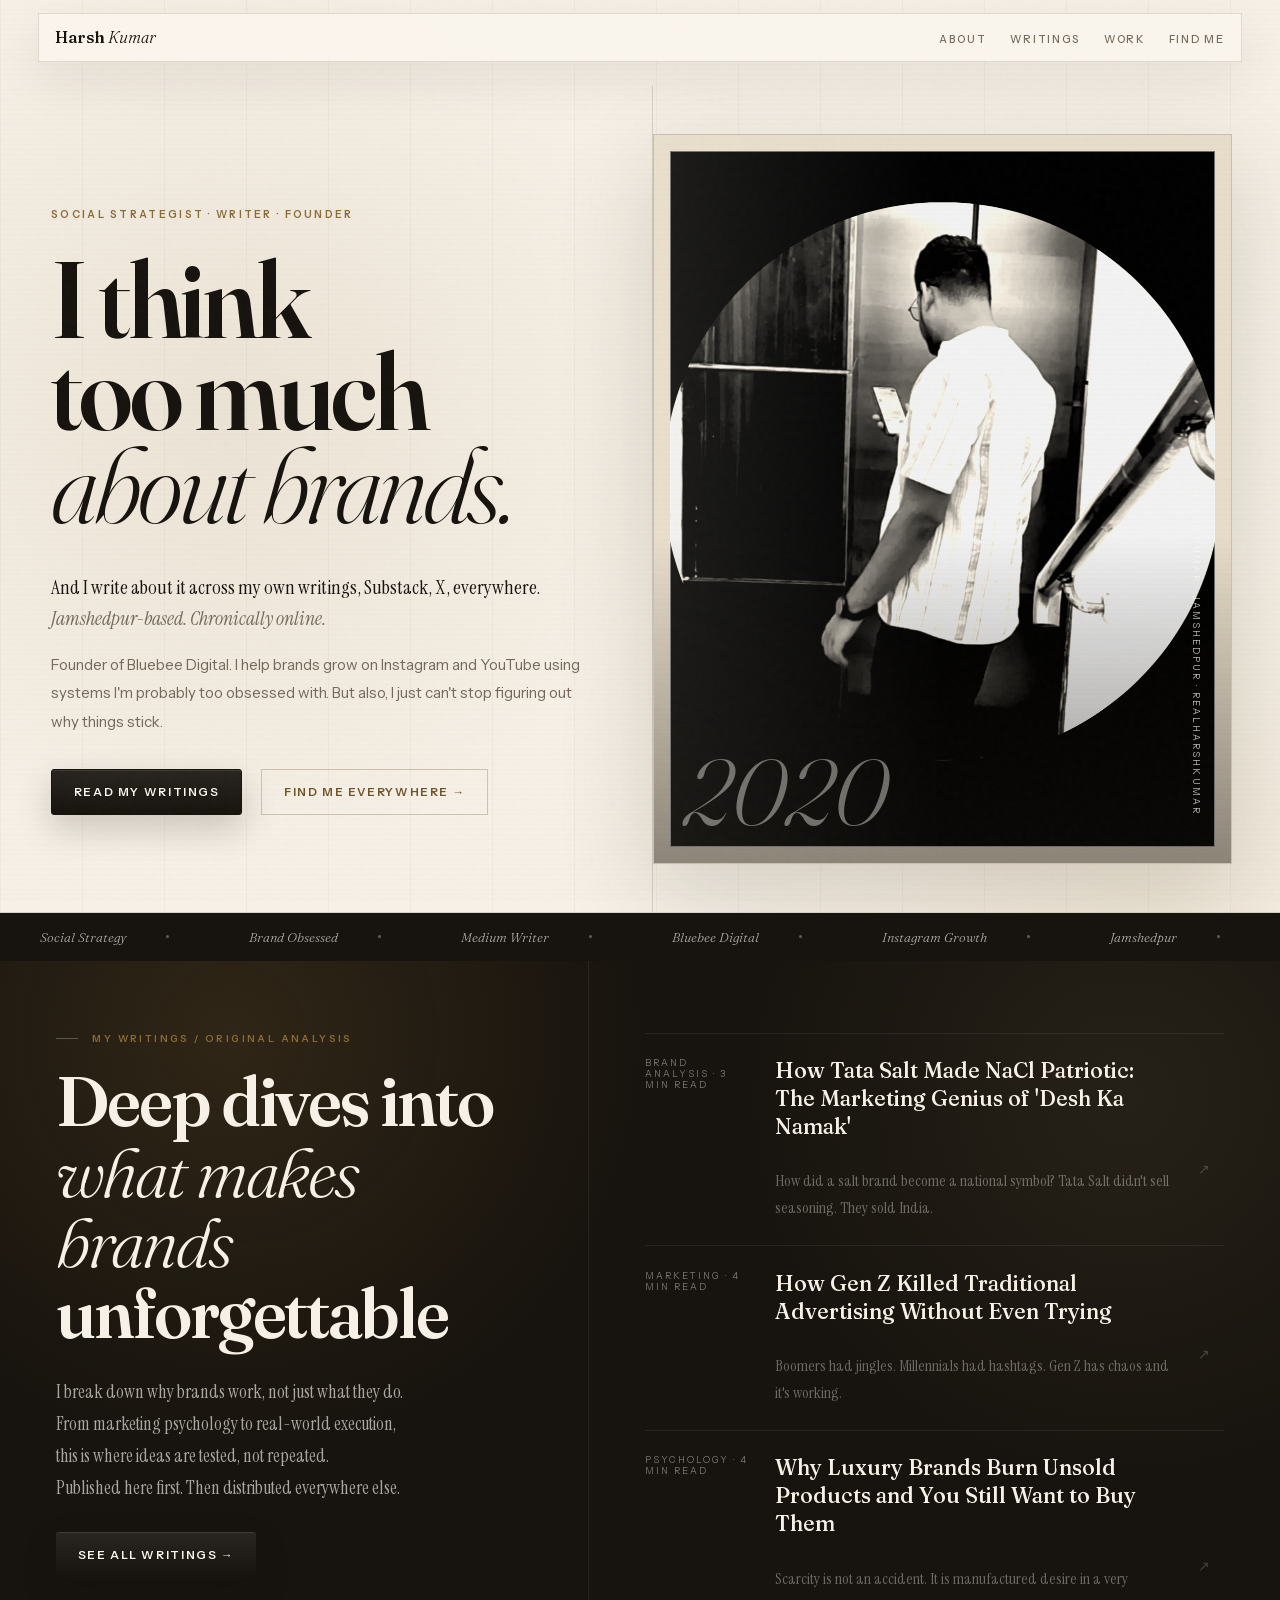
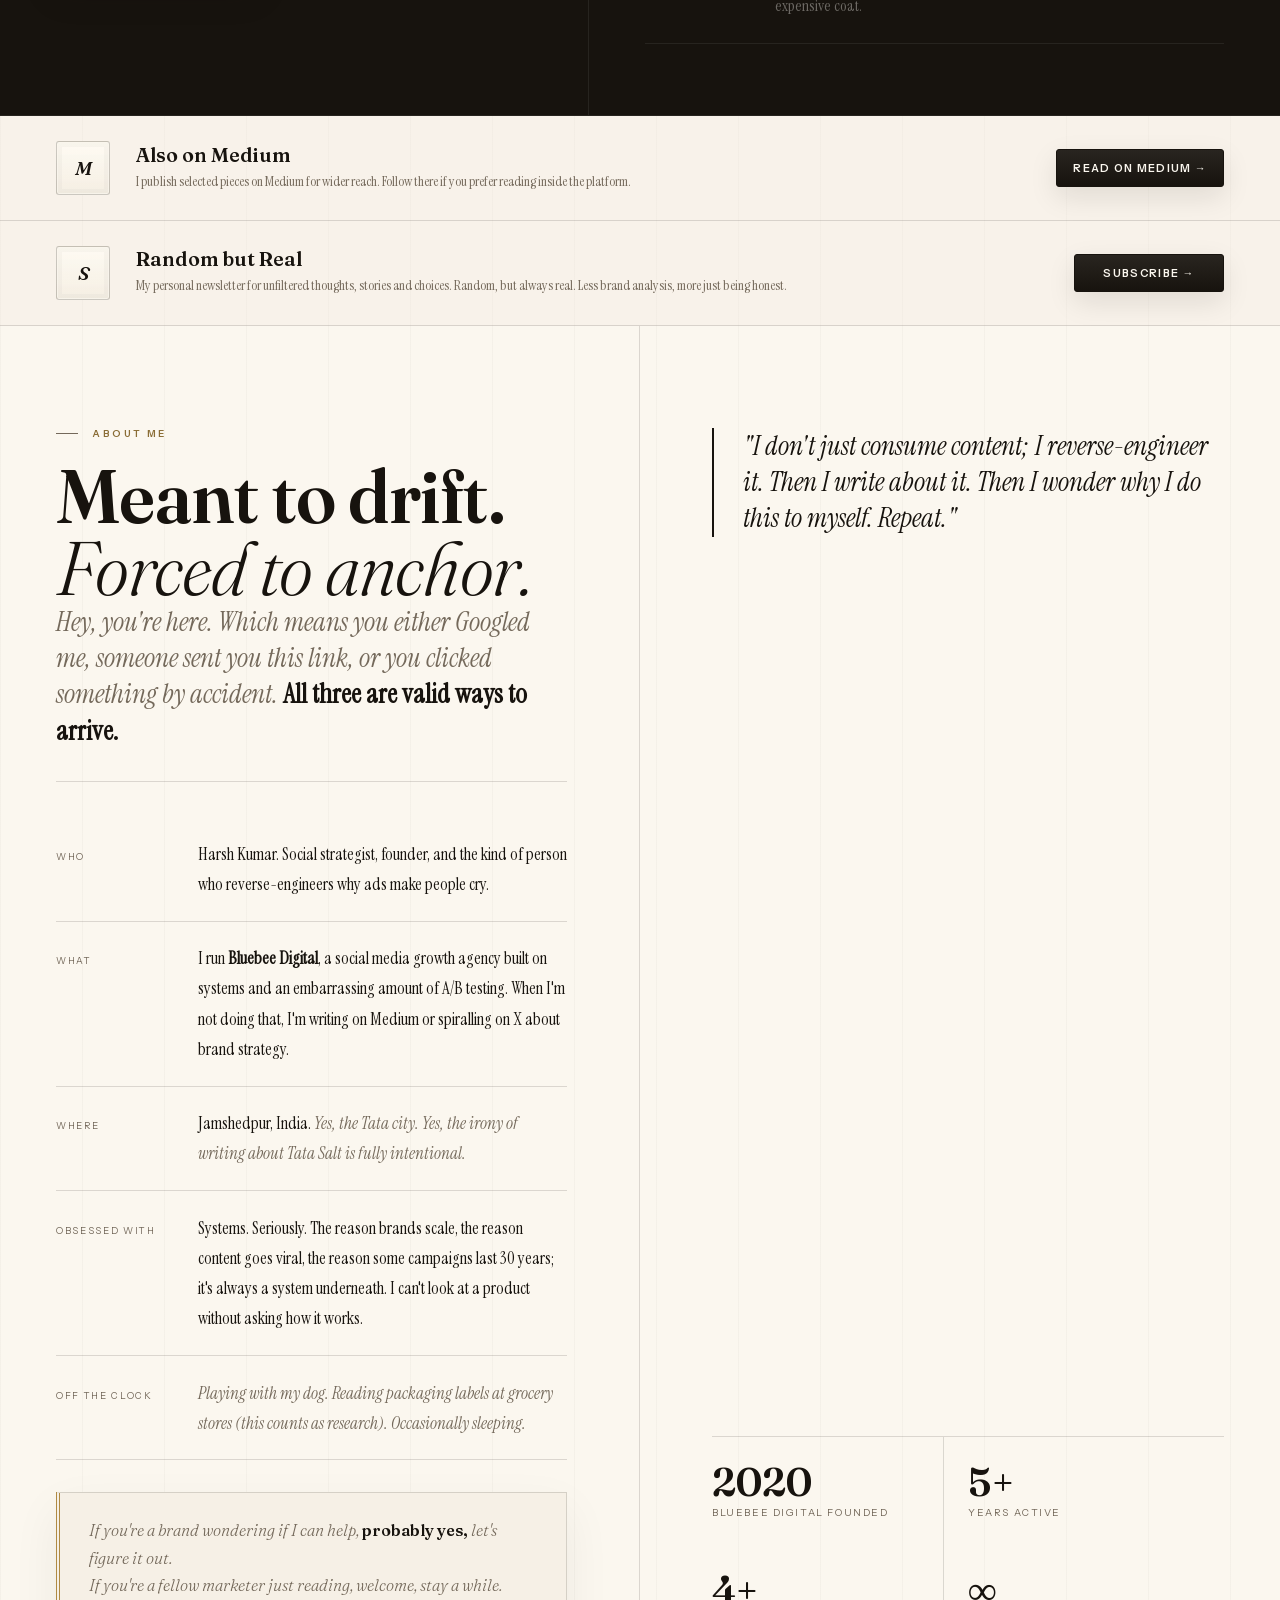
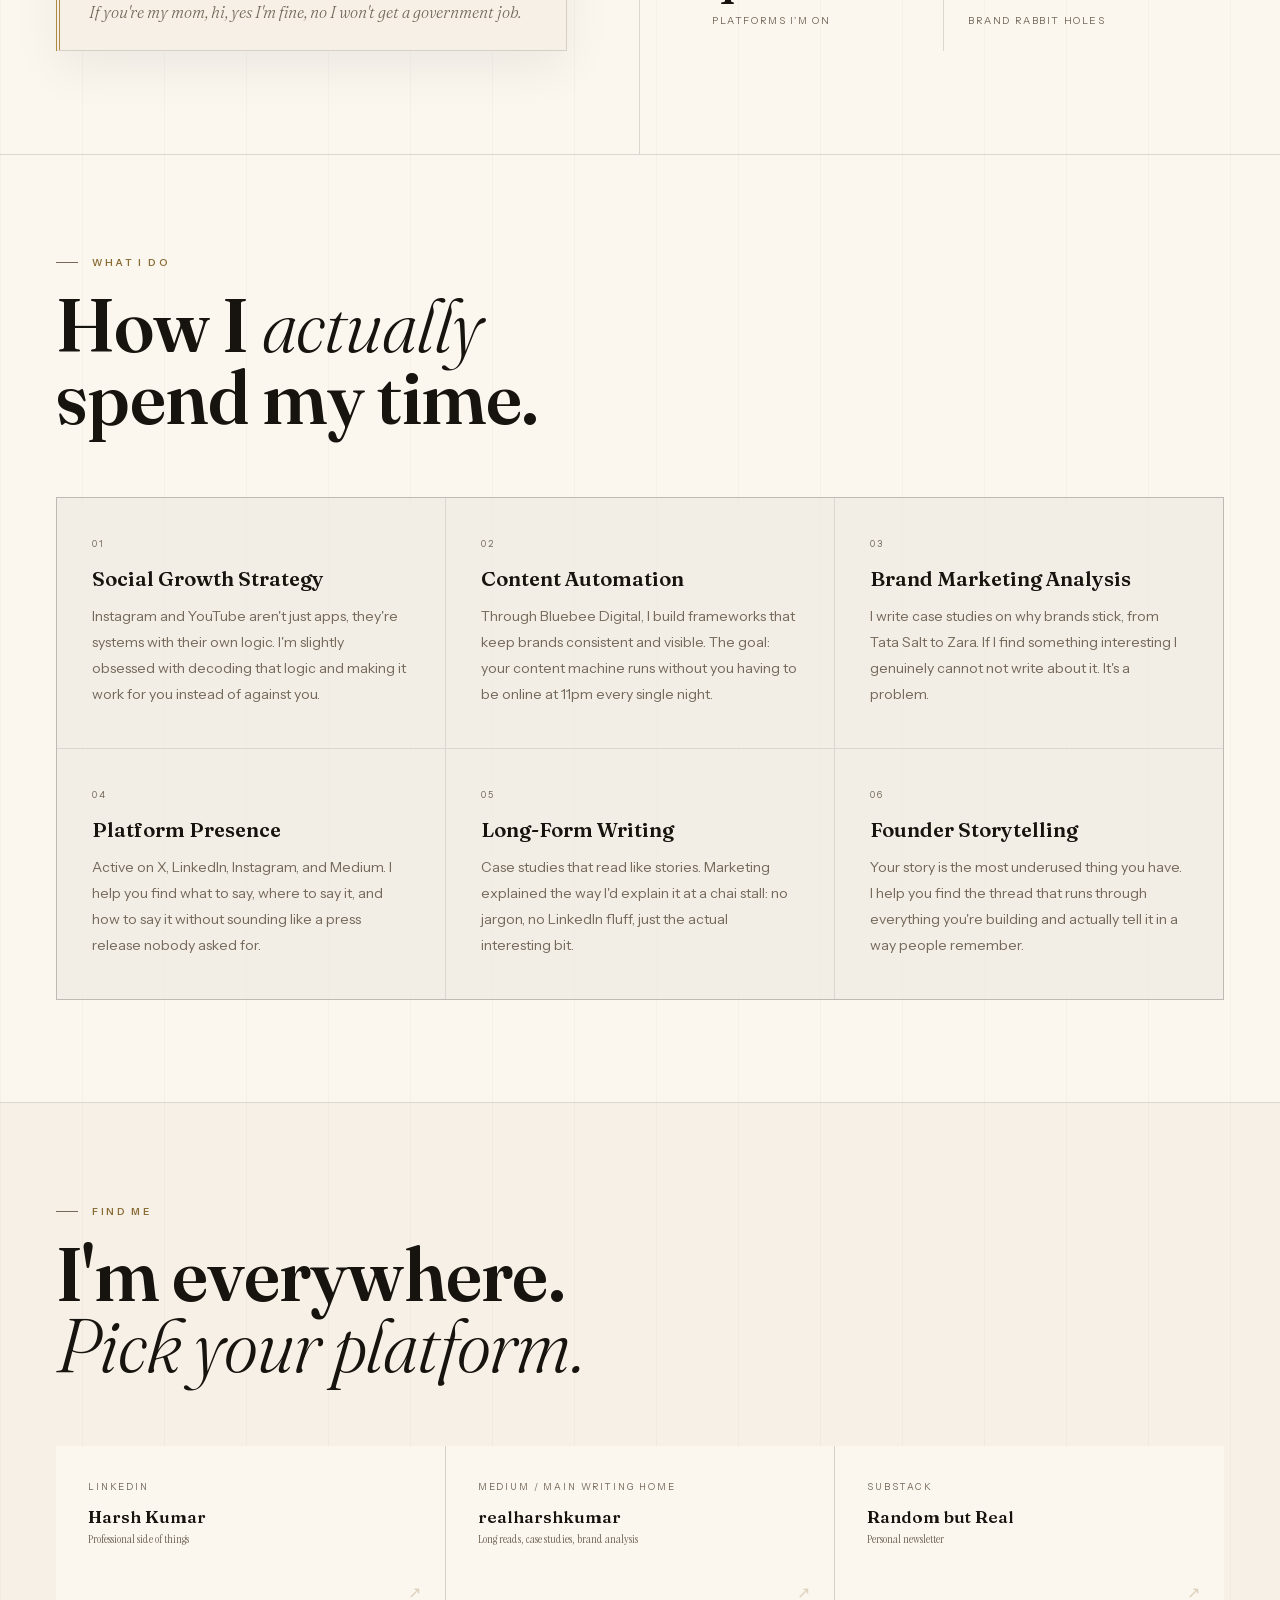
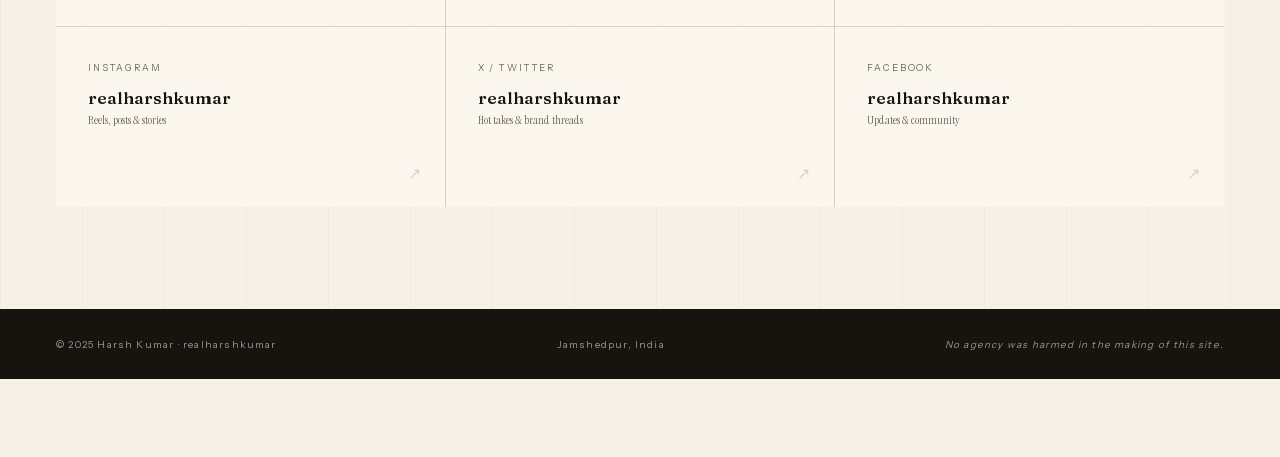
<file: index.html>
<!DOCTYPE html>
<html lang="en" class="motion-safe">
<head>
  <meta charset="UTF-8"/>
  <meta name="viewport" content="width=device-width, initial-scale=1.0"/>
  <meta name="description" content="Harsh Kumar is a Jamshedpur-based social strategist, writer, and founder writing essays on brand psychology, marketing strategy, and why things stick.">
  <meta name="robots" content="index, follow">
  <meta name="theme-color" content="#f6f0e6">
  <link rel="canonical" href="https://www.realharshkumar.com/">
  <meta property="og:site_name" content="realharshkumar">
  <meta property="og:type" content="website">
  <meta property="og:title" content="Harsh Kumar | Brand Strategy Essays">
  <meta property="og:description" content="Original essays on brand psychology, marketing strategy, and why things stick.">
  <meta property="og:url" content="https://www.realharshkumar.com/">
  <meta property="og:image" content="https://www.realharshkumar.com/assets/hero-photo.jpg">
  <meta name="twitter:card" content="summary_large_image">
  <meta name="twitter:site" content="@realharshkumar">
  <meta name="twitter:creator" content="@realharshkumar">
  <meta name="twitter:title" content="Harsh Kumar | Brand Strategy Essays">
  <meta name="twitter:description" content="Original essays on brand psychology, marketing strategy, and why things stick.">
  <meta name="twitter:image" content="https://www.realharshkumar.com/assets/hero-photo.jpg">

<script type="application/ld+json">
{
  "@context": "https://schema.org",
  "@type": "Person",
  "name": "Harsh Kumar",
  "url": "https://realharshkumar.com",
  "sameAs": [
    "https://twitter.com/realharshkumar",
    "https://instagram.com/realharshkumar"
  ]
}
</script>
  <title>Harsh Kumar | realharshkumar</title>
  <link rel="icon" type="image/png" href="/favicon.png">
  <link rel="shortcut icon" href="/favicon.ico">
  <link rel="preload" href="/assets/fonts/fraunces-latin.woff2" as="font" type="font/woff2" crossorigin>
  <link rel="preload" href="/assets/fonts/fraunces-latin-italic.woff2" as="font" type="font/woff2" crossorigin>
  <link rel="preload" href="/assets/fonts/instrument-sans-latin.woff2" as="font" type="font/woff2" crossorigin>
  <link rel="preload" as="image" href="/assets/hero-photo.webp" type="image/webp" media="(min-width: 769px)" fetchpriority="high">
  <style>
    *,*::before,*::after{margin:0;padding:0;box-sizing:border-box;}
    :root{
      --bg:#faf7f2;
      --ink:#16140f;
      --mid:#8a8070;
      --pale:#f0ebe0;
      --warm:#e8e0d0;
      --red:#bf3517;
      --rule:rgba(22,20,15,0.1);
    }
    html{scroll-behavior:smooth;}
    body{
      background:var(--bg);
      color:var(--ink);
      font-family:'Instrument Sans',sans-serif;
      overflow-x:hidden;
      cursor:none;
    }

    /* ── CURSOR: underline beam ── */
    .ucursor{
      position:fixed;
      width:18px;height:2px;
      background:var(--ink);
      pointer-events:none;z-index:9999;
      top:0;left:0;
      transition:width 0.2s,background 0.2s;
    }
    .ucursor.hover{width:34px;background:var(--red);}
    
    /* White cursor in dark sections - ALWAYS WHITE */
    .medium-wrap .ucursor,
    #writings .ucursor,
    footer .ucursor {
      background:rgba(250,247,242,0.95) !important;
    }
    .medium-wrap .ucursor.hover,
    #writings .ucursor.hover,
    footer .ucursor.hover {
      background:var(--red) !important;
    }

    /* ── GRAIN ── */
    body::after{
      content:'';position:fixed;inset:0;
      background-image:url("data:image/svg+xml,%3Csvg viewBox='0 0 200 200' xmlns='http://www.w3.org/2000/svg'%3E%3Cfilter id='n'%3E%3CfeTurbulence type='fractalNoise' baseFrequency='0.8' numOctaves='4' stitchTiles='stitch'/%3E%3C/filter%3E%3Crect width='100%25' height='100%25' filter='url(%23n)' opacity='0.025'/%3E%3C/svg%3E");
      pointer-events:none;z-index:900;opacity:0.55;
    }

    /* ── NAV ── */
    nav{
      position:fixed;top:0;left:0;right:0;z-index:500;
      display:flex;justify-content:space-between;align-items:center;
      padding:1.6rem 3.5rem;
      background:linear-gradient(var(--bg),transparent);
      transition:background 0.3s;
    }
    nav.dark-bg{
      background:linear-gradient(rgba(22,20,15,0.8),transparent);
    }
    .nav-sig{
      font-family:'Fraunces',serif;
      font-size:1.1rem;font-weight:300;font-style:italic;
      color:var(--ink);text-decoration:none;letter-spacing:-0.01em;
      transition:color 0.3s;
    }
    nav.dark-bg .nav-sig{
      color:var(--bg);
    }
    .nav-sig strong{font-weight:600;font-style:normal;}
    .nav-links{display:flex;gap:2.8rem;list-style:none;}
    .nav-links a{
      font-size:0.7rem;letter-spacing:0.14em;text-transform:uppercase;
      color:var(--ink);text-decoration:none;transition:color 0.2s;
      font-weight:500;
    }
    nav.dark-bg .nav-links a{
      color:rgba(250,247,242,0.8);
      font-weight:400;
    }
    .nav-links a:hover{color:var(--ink);}
    nav.dark-bg .nav-links a:hover{
      color:var(--bg);
    }

    /* HAMBURGER MENU */
    .hamburger{
      display:none;
      flex-direction:column;
      gap:5px;
      cursor:pointer;
      background:none;
      border:none;
      padding:0;
      transition:all 0.3s;
    }
    .hamburger span{
      width:20px;
      height:2px;
      background:var(--ink);
      transition:all 0.3s;
    }
    nav.dark-bg .hamburger span{
      background:var(--bg);
    }
    .hamburger.active span:nth-child(1){transform:rotate(45deg) translate(8px,8px);}
    .hamburger.active span:nth-child(2){opacity:0;}
    .hamburger.active span:nth-child(3){transform:rotate(-45deg) translate(7px,-7px);}

    .nav-menu{
      display:flex;
      position:static;
    }

    /* ── HERO ── */
    .hero{
      min-height:100vh;
      display:grid;grid-template-columns:52% 48%;
      position:relative;overflow:hidden;
    }
    .hero-left{
      display:flex;flex-direction:column;justify-content:flex-end;
      padding:8rem 4.5rem 5.5rem 3.5rem;
      border-right:1px solid var(--rule);
      position:relative;z-index:2;
    }
    .hero-kicker{
      font-size:0.65rem;letter-spacing:0.22em;text-transform:uppercase;
      color:var(--mid);margin-bottom:2rem;
      opacity:0;animation:up 0.7s 0.15s forwards;
    }
    .hero-h1{
      font-family:'Fraunces',serif;
      font-size:clamp(3.8rem,6.8vw,6.8rem);
      font-weight:600;line-height:0.93;letter-spacing:-0.03em;
      color:var(--ink);
      opacity:0;animation:up 0.8s 0.28s forwards;
    }
    .hero-h1 .ital{font-style:italic;font-weight:300;}
    .hero-intro{
      margin-top:2.2rem;
      font-size:1.02rem;line-height:1.75;
      color:var(--ink);font-family:'Instrument Serif',serif;
      max-width:430px;
      opacity:0;animation:up 0.8s 0.46s forwards;
    }
    .hero-intro em{font-style:italic;color:var(--mid);}
    .hero-sub{
      margin-top:1rem;
      font-size:0.82rem;line-height:1.85;color:var(--mid);
      max-width:400px;
      opacity:0;animation:up 0.8s 0.58s forwards;
    }



    .hero-actions{
      display:flex;gap:1rem;margin-top:2rem;align-items:center;
      opacity:0;animation:up 0.8s 0.78s forwards;
    }
    .btn-dark{
      font-size:0.72rem;font-weight:600;letter-spacing:0.1em;text-transform:uppercase;
      background:var(--ink);color:var(--bg);
      text-decoration:none;padding:0.8rem 1.8rem;
      border:1.5px solid var(--ink);
      transition:background 0.25s,color 0.25s,transform 0.15s,box-shadow 0.25s;
      box-shadow:0 2px 12px rgba(22,20,15,0);
    }
    .btn-dark:hover{background:var(--red);border-color:var(--red);transform:translateY(-2px);box-shadow:0 6px 20px rgba(191,53,23,0.25);}
    .btn-line{
      font-size:0.72rem;font-weight:500;letter-spacing:0.1em;text-transform:uppercase;
      color:var(--mid);text-decoration:none;
      border-bottom:1px solid var(--rule);padding-bottom:0.15rem;
      transition:color 0.2s,border-color 0.2s;
    }
    .btn-line:hover{color:var(--ink);border-color:var(--ink);}

    /* hero photo */
    .hero-right{position:relative;overflow:hidden;background:var(--pale);}
    .hero-img{
      position:absolute;inset:0;
      background-image:url('/assets/hero-photo.jpg');
      background-image:image-set(
        url('/assets/hero-photo.webp') type('image/webp'),
        url('/assets/hero-photo.jpg') type('image/jpeg')
      );
      background-size:cover;background-position:center 15%;
      filter:grayscale(15%) contrast(1.08);
      opacity:0;animation:fadein 1.3s 0.35s forwards;
    }
    .hero-img-grad{
      position:absolute;inset:0;
      background:linear-gradient(to right,var(--pale) 0%,rgba(240,235,224,0.2) 35%,transparent 60%),
                 linear-gradient(to top,var(--pale) 0%,transparent 30%);
    }
    .hero-side-text{
      position:absolute;bottom:3rem;right:0;
      font-size:0.58rem;letter-spacing:0.22em;text-transform:uppercase;
      color:var(--mid);writing-mode:vertical-rl;
      padding-right:1.8rem;
      opacity:0;animation:fadein 1s 1.3s forwards;
    }
    .hero-year{
      position:absolute;top:8.5rem;left:2.5rem;
      font-family:'Fraunces',serif;
      font-size:5rem;font-weight:300;font-style:italic;
      color:rgba(22,20,15,0.05);line-height:1;
      user-select:none;
    }

    /* ── MARQUEE ── */
    .marquee{
      border-top:1px solid var(--rule);border-bottom:1px solid var(--rule);
      overflow:hidden;padding:0.85rem 0;
    }
    .marquee-inner{
      display:flex;gap:0;width:max-content;
      animation:scroll 28s linear infinite;
    }
    .marquee-piece{
      font-family:'Fraunces',serif;font-style:italic;
      font-size:0.9rem;font-weight:300;color:var(--mid);
      padding:0 2.5rem;white-space:nowrap;
      display:flex;align-items:center;gap:2.5rem;
    }
    .marquee-sep{width:3px;height:3px;background:var(--rule);border-radius:50%;}
    @keyframes scroll{from{transform:translateX(0)}to{transform:translateX(-50%)}}

    /* ── SHARED ── */
    .sec-eye{
      font-size:0.6rem;letter-spacing:0.25em;text-transform:uppercase;
      color:var(--mid);display:flex;align-items:center;gap:0.9rem;
      margin-bottom:1.4rem;
    }
    .sec-eye::before{content:'';display:block;width:22px;height:1px;background:var(--mid);}
    .sec-h{
      font-family:'Fraunces',serif;
      font-size:clamp(2rem,3.5vw,3.2rem);font-weight:600;
      line-height:1.05;letter-spacing:-0.025em;color:var(--ink);
    }
    .sec-h em{font-style:italic;font-weight:300;}

    /* ── MEDIUM SECTION ── */
    .medium-wrap{background:var(--ink);color:var(--bg);}
    .medium-top{
      display:grid;grid-template-columns:1fr 1.1fr;
      border-bottom:1px solid rgba(255,255,255,0.07);
    }
    .medium-left{
      padding:6rem 4rem 6rem 3.5rem;
      border-right:1px solid rgba(255,255,255,0.07);
      position:relative;overflow:hidden;
    }
    .medium-watermark{
      position:absolute;right:-0.08em;bottom:-0.15em;
      font-family:'Fraunces',serif;font-size:22rem;font-weight:700;
      line-height:1;color:rgba(255,255,255,0.03);
      user-select:none;pointer-events:none;letter-spacing:-0.05em;
    }
    .medium-eye{
      font-size:0.6rem;letter-spacing:0.25em;text-transform:uppercase;
      color:rgba(250,247,242,0.35);margin-bottom:1.4rem;
      display:flex;align-items:center;gap:0.9rem;
    }
    .medium-eye::before{content:'';display:block;width:22px;height:1px;background:rgba(250,247,242,0.25);}
    .medium-h{
      font-family:'Fraunces',serif;
      font-size:clamp(2.2rem,3.8vw,3.8rem);font-weight:600;
      line-height:1.02;letter-spacing:-0.03em;color:var(--bg);
    }
    .medium-h em{font-style:italic;font-weight:300;}
    .medium-voice{
      margin-top:1.8rem;
      font-family:'Instrument Serif',serif;font-size:1.05rem;line-height:1.75;
      color:rgba(250,247,242,0.65);max-width:400px;
    }
    .medium-voice em{font-style:italic;color:rgba(250,247,242,0.45);}
    .medium-cta{
      display:inline-flex;align-items:center;gap:0.8rem;
      margin-top:2.5rem;
      font-size:0.72rem;font-weight:600;letter-spacing:0.1em;text-transform:uppercase;
      background:var(--bg);color:var(--ink);
      text-decoration:none;padding:0.8rem 1.8rem;
      transition:background 0.2s,transform 0.15s,box-shadow 0.2s;
      box-shadow:0 0 0 rgba(0,0,0,0);
    }
    .medium-cta:hover{background:#e0dbd3;transform:translateY(-2px);box-shadow:0 8px 24px rgba(0,0,0,0.2);}
    .medium-right{padding:6rem 3.5rem;}
    .medium-articles{display:flex;flex-direction:column;}
    .m-art{
      display:block;text-decoration:none;
      padding:1.7rem 0;
      border-bottom:1px solid rgba(255,255,255,0.07);
      transition:padding-left 0.3s,background 0.2s;position:relative;
    }
    .m-art:first-child{border-top:1px solid rgba(255,255,255,0.07);}
    .m-art:hover{padding-left:0.9rem;}
    .m-tag{
      font-size:0.58rem;letter-spacing:0.22em;text-transform:uppercase;
      color:rgba(250,247,242,0.3);margin-bottom:0.45rem;
    }
    .m-title{
      font-family:'Fraunces',serif;font-size:1.08rem;font-weight:500;
      color:var(--bg);line-height:1.3;
    }
    .m-bio{
      font-size:0.74rem;line-height:1.6;color:rgba(250,247,242,0.38);
      margin-top:0.45rem;max-width:380px;
    }
    .m-arrow{
      position:absolute;right:0;top:50%;transform:translateY(-50%);
      font-size:0.85rem;color:rgba(250,247,242,0.2);
      transition:color 0.2s,transform 0.2s;
    }
    .m-art:hover .m-arrow{color:rgba(250,247,242,0.7);transform:translate(4px,calc(-50% - 3px));}
    .medium-stats{
      display:grid;grid-template-columns:repeat(3,1fr);
      border-top:1px solid rgba(255,255,255,0.07);
    }
    .mstat{
      padding:2.5rem 3.5rem;
      border-right:1px solid rgba(255,255,255,0.07);
    }
    .mstat:last-child{border-right:none;}
    .mstat-n{
      font-family:'Fraunces',serif;font-size:2.6rem;font-weight:600;
      color:var(--bg);line-height:1;
    }
    .mstat-l{font-size:0.65rem;letter-spacing:0.15em;text-transform:uppercase;color:rgba(250,247,242,0.35);margin-top:0.35rem;}

    /* ── SUBSTACK STRIP ── */
    .substack-strip{
      display:grid;grid-template-columns:auto 1fr auto;
      align-items:center;gap:2.5rem;
      padding:2.8rem 3.5rem;
      border-bottom:1px solid var(--rule);
      transition:background 0.2s;
    }
    .substack-strip:hover{background:var(--pale);}
    .ss-glyph{
      font-family:'Fraunces',serif;font-size:1.5rem;font-weight:600;font-style:italic;
      width:54px;height:54px;border:1px solid var(--rule);
      display:flex;align-items:center;justify-content:center;
      color:var(--ink);flex-shrink:0;
      transition:background 0.2s,color 0.2s;
    }
    .substack-strip:hover .ss-glyph{background:var(--ink);color:var(--bg);}
    .ss-name{font-family:'Fraunces',serif;font-size:1.05rem;font-weight:600;color:var(--ink);}
    .ss-desc{font-size:0.76rem;color:var(--mid);margin-top:0.15rem;line-height:1.5;}
    .ss-btn{
      font-size:0.68rem;font-weight:600;letter-spacing:0.12em;text-transform:uppercase;
      border:1.5px solid var(--ink);color:var(--ink);
      text-decoration:none;padding:0.7rem 1.5rem;white-space:nowrap;
      flex-shrink:0;transition:background 0.2s,color 0.2s,box-shadow 0.2s;
    }
    .ss-btn:hover{background:var(--ink);color:var(--bg);box-shadow:0 4px 16px rgba(22,20,15,0.15);}

    /* ── ABOUT ── */
    .about{
      display:grid;grid-template-columns:1fr 1fr;gap:0;
      border-bottom:1px solid var(--rule);
    }
    .about-l{
      padding:6.5rem 4.5rem 6.5rem 3.5rem;
      border-right:1px solid var(--rule);
    }
    .about-r{
      padding:6.5rem 3.5rem 6.5rem 4.5rem;
      display:flex;flex-direction:column;justify-content:space-between;
    }
    .about-visitor-line{
      font-family:'Fraunces',serif;font-style:italic;font-weight:300;
      font-size:1.08rem;color:var(--mid);margin-bottom:2.2rem;line-height:1.6;
      padding-bottom:2rem;border-bottom:1px solid var(--rule);
    }
    .about-visitor-line strong{font-style:normal;font-weight:600;color:var(--ink);}
    .about-who-block{
      margin-top:2rem;display:flex;flex-direction:column;gap:0;
    }
    .who-row{
      display:grid;grid-template-columns:90px 1fr;
      padding:1.2rem 0;border-bottom:1px solid var(--rule);
      align-items:baseline;gap:1rem;
    }
    .who-label{
      font-size:0.58rem;letter-spacing:0.18em;text-transform:uppercase;
      color:var(--mid);padding-top:0.1rem;
    }
    .who-val{
      font-family:'Instrument Serif',serif;font-size:0.95rem;line-height:1.6;
      color:var(--ink);
    }
    .who-val em{font-style:italic;color:var(--mid);}
    .who-val strong{font-style:normal;font-weight:600;}
    .about-fourth-wall{
      margin-top:2rem;
      font-family:'Fraunces',serif;font-size:1.0rem;font-weight:300;font-style:italic;
      color:var(--mid);line-height:1.7;
      padding:1.5rem 1.8rem;background:var(--pale);
      border-left:2px solid var(--rule);
    }
    .about-fourth-wall strong{font-style:normal;font-weight:600;color:var(--ink);}
    .pull{
      font-family:'Fraunces',serif;font-size:1.5rem;font-weight:300;font-style:italic;
      line-height:1.35;color:var(--ink);
      border-left:2px solid var(--ink);padding-left:1.8rem;
    }
    .stats-row{
      display:grid;grid-template-columns:1fr 1fr;
      border-top:1px solid var(--rule);margin-top:3rem;
    }
    .st{padding:1.6rem 0;}
    .st:nth-child(odd){border-right:1px solid var(--rule);padding-right:1.5rem;margin-right:1.5rem;}
    .st-n{font-family:'Fraunces',serif;font-size:2.5rem;font-weight:600;line-height:1;}
    .st-l{font-size:0.62rem;letter-spacing:0.16em;text-transform:uppercase;color:var(--mid);margin-top:0.25rem;}

    /* ── EXPERTISE ── */
    .expertise{padding:6rem 3.5rem;border-bottom:1px solid var(--rule);}
    .ex-grid{
      display:grid;grid-template-columns:repeat(3,1fr);
      border-top:1px solid var(--rule);border-left:1px solid var(--rule);
      margin-top:4rem;
    }
    .ex{
      padding:2.5rem 2.2rem;
      border-right:1px solid var(--rule);border-bottom:1px solid var(--rule);
      transition:background 0.25s,box-shadow 0.25s;
      position:relative;
    }
    .ex::before{
      content:'';position:absolute;top:0;left:0;right:0;height:2px;
      background:var(--red);transform:scaleX(0);transform-origin:left;
      transition:transform 0.35s cubic-bezier(0.22,0.61,0.36,1);
    }
    .ex:hover{background:var(--pale);}
    .ex:hover::before{transform:scaleX(1);}
    .ex-n{font-size:0.58rem;letter-spacing:0.18em;color:var(--mid);margin-bottom:1.1rem;}
    .ex-t{font-family:'Fraunces',serif;font-size:1.02rem;font-weight:600;color:var(--ink);margin-bottom:0.7rem;}
    .ex-b{font-size:0.76rem;line-height:1.85;color:var(--mid);}

    /* ── CONNECT ── */
    .connect{padding:6rem 3.5rem;background:var(--pale);}
    .c-grid{
      display:grid;grid-template-columns:repeat(3,1fr);
      gap:2px;margin-top:4rem;
    }
    .c-card{
      background:var(--bg);padding:2.2rem 2rem;
      text-decoration:none;display:block;
      transition:background 0.2s,transform 0.15s,box-shadow 0.2s;position:relative;
    }
    .c-card:hover{background:var(--ink);transform:translateY(-3px);box-shadow:0 12px 32px rgba(22,20,15,0.15);}
    .c-lbl{
      font-size:0.58rem;letter-spacing:0.2em;text-transform:uppercase;
      color:var(--mid);margin-bottom:0.9rem;display:block;transition:color 0.2s;
    }
    .c-card:hover .c-lbl{color:rgba(250,247,242,0.35);}
    .c-name{
      font-family:'Fraunces',serif;font-size:1.08rem;font-weight:600;
      color:var(--ink);display:block;transition:color 0.2s;
    }
    .c-card:hover .c-name{color:var(--bg);}
    .c-handle{font-size:0.72rem;color:var(--mid);display:block;margin-top:0.15rem;transition:color 0.2s;}
    .c-card:hover .c-handle{color:rgba(250,247,242,0.4);}
    .c-arr{position:absolute;bottom:1.5rem;right:1.5rem;font-size:1rem;color:var(--warm);transition:transform 0.2s,color 0.2s;}
    .c-card:hover .c-arr{transform:translate(3px,-3px);color:rgba(250,247,242,0.4);}

    /* ── FOOTER ── */
    footer{
      display:flex;justify-content:space-between;align-items:center;
      padding:1.8rem 3.5rem;border-top:1px solid var(--rule);
      font-size:0.62rem;letter-spacing:0.12em;color:var(--mid);
    }

    /* ── ANIMATIONS ── */
    @keyframes up{from{opacity:0;transform:translateY(22px)}to{opacity:1;transform:none}}
    @keyframes fadein{from{opacity:0}to{opacity:1}}
    .hero-kicker,
    .hero-h1,
    .hero-intro,
    .hero-sub,
    .hero-actions,
    .hero-img,
    .hero-side-text{
      opacity:1;
      animation:none;
    }
    @keyframes liftSettle{from{transform:translate3d(0,16px,0)}to{transform:translate3d(0,0,0)}}
    @keyframes photoSettle{from{transform:scale(1.018) translate3d(10px,0,0)}to{transform:scale(1) translate3d(0,0,0)}}
    @media (prefers-reduced-motion:no-preference){
      .motion-safe .hero-kicker{animation:liftSettle 0.72s 0.04s cubic-bezier(0.2,0.8,0.2,1) both;}
      .motion-safe .hero-h1{animation:liftSettle 0.82s 0.08s cubic-bezier(0.2,0.8,0.2,1) both;}
      .motion-safe .hero-intro{animation:liftSettle 0.78s 0.16s cubic-bezier(0.2,0.8,0.2,1) both;}
      .motion-safe .hero-sub{animation:liftSettle 0.76s 0.22s cubic-bezier(0.2,0.8,0.2,1) both;}
      .motion-safe .hero-actions{animation:liftSettle 0.74s 0.28s cubic-bezier(0.2,0.8,0.2,1) both;}
      .motion-safe .hero-img{animation:photoSettle 1.25s 0.04s cubic-bezier(0.2,0.8,0.2,1) both;}
      .motion-safe .hero-side-text{animation:liftSettle 0.8s 0.42s cubic-bezier(0.2,0.8,0.2,1) both;}
    }
    .r{opacity:0;transform:translateY(26px);transition:opacity 0.75s ease,transform 0.75s ease;}
    .r.on{opacity:1;transform:none;}
    .d1{transition-delay:0.1s}.d2{transition-delay:0.2s}.d3{transition-delay:0.32s}

    /* ── MOBILE ── */
    @media(max-width:768px){
      html,body{overflow-x:hidden;max-width:100vw;}
      nav{
        padding:1rem 1.4rem;
        flex-direction:row;
        align-items:center;
        justify-content:space-between;
      }
      .nav-sig{font-size:0.9rem;}
      
      .hamburger{display:flex;}
      
      .nav-links{
        display:none;
        position:absolute;
        top:55px;
        left:0;
        right:0;
        flex-direction:column;
        background:var(--bg);
        border-bottom:1px solid var(--rule);
        padding:1rem 1.4rem;
        gap:0.6rem;
      }
      .nav-links.active{display:flex;}
      
      nav.dark-bg .nav-links{
        background:rgba(22,20,15,0.95);
        border-bottom:1px solid rgba(250,247,242,0.1);
      }
      nav.dark-bg .nav-links a{
        color:var(--bg);
      }
      nav.dark-bg .nav-links a:hover{
        color:var(--red);
      }
      
      .nav-links li{display:block;}
      .nav-links a{font-size:0.65rem;}
      
      .hero{grid-template-columns:1fr;min-height:auto;}
      .hero-left{padding:3rem 1.25rem 1.9rem;border-right:none;width:100%;margin-top:0;}
      .hero-right{height:65vw;width:100%;}
      .hero-img{
        background-image:url('/assets/hero-photo-mobile.jpg');
        background-image:image-set(
          url('/assets/hero-photo-mobile.webp') type('image/webp'),
          url('/assets/hero-photo-mobile.jpg') type('image/jpeg')
        );
      }
      .hero-kicker{margin-bottom:1.35rem;font-size:0.6rem;line-height:1.45;letter-spacing:0.17em;}
      .hero-h1{font-size:3.75rem;line-height:0.88;letter-spacing:0;}
      .hero-h1 .ital{display:inline-block;font-size:0.84em;white-space:nowrap;}
      .hero-intro{margin-top:1.75rem;font-size:1.02rem;line-height:1.55;}
      .hero-sub{margin-top:0.8rem;font-size:0.86rem;line-height:1.72;}
      .hero-actions{margin-top:1.35rem;align-items:flex-start;flex-direction:column;}
      .marquee-piece{font-size:0.78rem;padding:0 1.5rem;}
      .medium-top{grid-template-columns:1fr;}
      .medium-left{padding:4rem 1.4rem 3rem;}
      .medium-right{padding:2rem 1.4rem 4rem;}
      .medium-stats{grid-template-columns:1fr 1fr 1fr;}
      .mstat{padding:2rem 1.4rem;}
      .substack-strip{
        grid-template-columns:1fr;
        padding:2rem 1.4rem;
        gap:1rem;
      }
      .ss-btn{
        display:block;
        width:100%;
        text-align:center;
        padding:0.8rem 1rem;
      }
      .about{grid-template-columns:1fr;}
      .about-l{padding:4rem 1.4rem 2rem;border-right:none;border-bottom:1px solid var(--rule);}
      .about-r{padding:2rem 1.4rem 4rem;}
      .who-row{grid-template-columns:80px 1fr;}
      .expertise{padding:4rem 1.4rem;}
      .ex-grid{grid-template-columns:1fr;}
      .connect{padding:4rem 1.4rem;}
      .c-grid{grid-template-columns:1fr;}
      footer{flex-direction:column;gap:0.4rem;text-align:center;padding:1.4rem;}
    }
  </style>
  <link rel="stylesheet" href="/editorial.css?v=44">
</head>
<body>

<div class="ucursor" id="uc"></div>

<!-- NAV -->
<nav>
  <a href="#" class="nav-sig"><strong>Harsh</strong> Kumar</a>
  <button class="hamburger" id="hamburger" type="button" aria-label="Open menu" aria-expanded="false" aria-controls="navMenu">
    <span></span>
    <span></span>
    <span></span>
  </button>
  <ul class="nav-links" id="navMenu">
    <li><a href="#about">About</a></li>
    <li><a href="#writings">Writings</a></li>
    <li><a href="#work">Work</a></li>
    <li><a href="#connect">Find me</a></li>
  </ul>
</nav>

<!-- HERO -->
<section class="hero">
  <div class="hero-left">
    <p class="hero-kicker">Social Strategist · Writer · Founder</p>
    <h1 class="hero-h1">I think<br>too much<br><span class="ital">about brands.</span></h1>
    <p class="hero-intro">
      And I write about it across my own writings, Substack, X, everywhere.<br>
      <em>Jamshedpur-based. Chronically online.</em>
    </p>
    <p class="hero-sub">
      Founder of Bluebee Digital. I help brands grow on Instagram and YouTube using systems I'm probably too obsessed with. But also, I just can't stop figuring out why things stick.
    </p>

    <div class="hero-actions">
      <a href="#writings" class="btn-dark">Read my writings</a>
      <a href="#connect" class="btn-line">Find me everywhere →</a>
    </div>
  </div>
  <div class="hero-right">
    <div class="hero-img" id="heroImg"></div>
    <div class="hero-img-grad"></div>
    <div class="hero-year">2020</div>
    <div class="hero-side-text">Harsh Kumar · Jamshedpur · realharshkumar</div>
  </div>
</section>

<!-- MARQUEE -->
<div class="marquee">
  <div class="marquee-inner">
    <span class="marquee-piece">Social Strategy <span class="marquee-sep"></span></span>
    <span class="marquee-piece">Brand Obsessed <span class="marquee-sep"></span></span>
    <span class="marquee-piece">Medium Writer <span class="marquee-sep"></span></span>
    <span class="marquee-piece">Bluebee Digital <span class="marquee-sep"></span></span>
    <span class="marquee-piece">Instagram Growth <span class="marquee-sep"></span></span>
    <span class="marquee-piece">Jamshedpur <span class="marquee-sep"></span></span>
    <span class="marquee-piece">Random but Real <span class="marquee-sep"></span></span>
    <span class="marquee-piece">Content Systems <span class="marquee-sep"></span></span>
    <span class="marquee-piece">Social Strategy <span class="marquee-sep"></span></span>
    <span class="marquee-piece">Brand Obsessed <span class="marquee-sep"></span></span>
    <span class="marquee-piece">Medium Writer <span class="marquee-sep"></span></span>
    <span class="marquee-piece">Bluebee Digital <span class="marquee-sep"></span></span>
    <span class="marquee-piece">Instagram Growth <span class="marquee-sep"></span></span>
    <span class="marquee-piece">Jamshedpur <span class="marquee-sep"></span></span>
    <span class="marquee-piece">Random but Real <span class="marquee-sep"></span></span>
    <span class="marquee-piece">Content Systems <span class="marquee-sep"></span></span>
  </div>
</div>

<!-- WRITINGS -->
<section class="medium-wrap" id="writings">
  <div class="medium-top">
    <div class="medium-left r">
      <div class="medium-watermark" style="opacity:0;"></div>
      <p class="medium-eye">My Writings / Original Analysis</p>
      <h2 class="medium-h">Deep dives into<br><em>what makes brands</em><br>unforgettable</h2>
      <p class="medium-voice">
        I break down why brands work, not just what they do.<br>From marketing psychology to real-world execution,<br>this is where ideas are tested, not repeated.<br>Published here first. Then distributed everywhere else.
      </p>
      <a href="/writings" class="medium-cta">See all writings →</a>
    </div>
    <div class="medium-right r d1">
      <div class="medium-articles" id="latestWritings">
        <a href="/writings/how-tata-salt-made-nacl-patriotic-the-marketing-genius-of-desh-ka-namak" class="m-art">
          <p class="m-tag">Brand Analysis · 3 min read</p>
          <p class="m-title">How Tata Salt Made NaCl Patriotic: The Marketing Genius of 'Desh Ka Namak'</p>
          <p class="m-bio">How did a salt brand become a national symbol? Tata Salt didn't sell seasoning. They sold India.</p>
          <span class="m-arrow">↗</span>
        </a>
        <a href="/writings/how-gen-z-killed-traditional-advertising-without-even-trying-and-why-boomers-are-big-mad" class="m-art">
          <p class="m-tag">Marketing · 4 min read</p>
          <p class="m-title">How Gen Z Killed Traditional Advertising Without Even Trying</p>
          <p class="m-bio">Boomers had jingles. Millennials had hashtags. Gen Z has chaos and it's working.</p>
          <span class="m-arrow">↗</span>
        </a>
        <a href="/writings/why-luxury-brands-burn-unsold-products-and-you-still-want-to-buy-them-the-scarcity-scam" class="m-art">
          <p class="m-tag">Psychology · 4 min read</p>
          <p class="m-title">Why Luxury Brands Burn Unsold Products and You Still Want to Buy Them</p>
          <p class="m-bio">Scarcity is not an accident. It is manufactured desire in a very expensive coat.</p>
          <span class="m-arrow">↗</span>
        </a>
      </div>
    </div>
  </div>
</section>

<!-- MEDIUM -->
<div class="substack-strip r">
  <div class="ss-glyph">M</div>
  <div class="ss-body">
    <div class="ss-name">Also on Medium</div>
    <div class="ss-desc">I publish selected pieces on Medium for wider reach. Follow there if you prefer reading inside the platform.</div>
  </div>
  <a href="https://medium.com/@realharshkumar" target="_blank" rel="noopener noreferrer" class="ss-btn">Read on Medium →</a>
</div>

<!-- SUBSTACK -->
<div class="substack-strip r">
  <div class="ss-glyph">S</div>
  <div class="ss-body">
    <div class="ss-name">Random but Real</div>
    <div class="ss-desc">My personal newsletter for unfiltered thoughts, stories and choices. Random, but always real. Less brand analysis, more just being honest.</div>
  </div>
  <a href="https://realharshkumar.substack.com/" target="_blank" rel="noopener noreferrer" class="ss-btn">Subscribe →</a>
</div>

<!-- ABOUT -->
<section class="about" id="about">
  <div class="about-l r">
    <p class="sec-eye">About me</p>
    <h2 class="sec-h">Meant to drift.<br><em>Forced to anchor.</em></h2>

    <p class="about-visitor-line">
      Hey, you're here. Which means you either Googled me, someone sent you this link, or you clicked something by accident. <strong>All three are valid ways to arrive.</strong>
    </p>

    <div class="about-who-block">
      <div class="who-row">
        <span class="who-label">Who</span>
        <span class="who-val">Harsh Kumar. Social strategist, founder, and the kind of person who reverse-engineers why ads make people cry.</span>
      </div>
      <div class="who-row">
        <span class="who-label">What</span>
        <span class="who-val">I run <strong>Bluebee Digital</strong>, a social media growth agency built on systems and an embarrassing amount of A/B testing. When I'm not doing that, I'm writing on Medium or spiralling on X about brand strategy.</span>
      </div>
      <div class="who-row">
        <span class="who-label">Where</span>
        <span class="who-val">Jamshedpur, India. <em>Yes, the Tata city. Yes, the irony of writing about Tata Salt is fully intentional.</em></span>
      </div>
      <div class="who-row">
        <span class="who-label">Obsessed with</span>
        <span class="who-val">Systems. Seriously. The reason brands scale, the reason content goes viral, the reason some campaigns last 30 years; it's always a system underneath. I can't look at a product without asking how it works.</span>
      </div>
      <div class="who-row">
        <span class="who-label">Off the clock</span>
        <span class="who-val"><em>Playing with my dog. Reading packaging labels at grocery stores (this counts as research). Occasionally sleeping.</em></span>
      </div>
    </div>

    <div class="about-fourth-wall">
      If you're a brand wondering if I can help, <strong>probably yes,</strong> let's figure it out.<br>
      If you're a fellow marketer just reading, welcome, stay a while.<br>
      If you're my mom, hi, yes I'm fine, no I won't get a government job.
    </div>
  </div>

  <div class="about-r r d2">
    <blockquote class="pull">
      "I don't just consume content; I reverse-engineer it. Then I write about it. Then I wonder why I do this to myself. Repeat."
    </blockquote>
    <div class="stats-row">
      <div class="st">
        <div class="st-n">2020</div>
        <div class="st-l">Bluebee Digital founded</div>
      </div>
      <div class="st">
        <div class="st-n">5+</div>
        <div class="st-l">Years active</div>
      </div>
      <div class="st">
        <div class="st-n">4+</div>
        <div class="st-l">Platforms I'm on</div>
      </div>
      <div class="st">
        <div class="st-n">∞</div>
        <div class="st-l">Brand rabbit holes</div>
      </div>
    </div>
  </div>
</section>

<!-- EXPERTISE -->
<section class="expertise" id="work">
  <p class="sec-eye r">What I do</p>
  <h2 class="sec-h r d1">How I <em>actually</em><br>spend my time.</h2>
  <div class="ex-grid">
    <div class="ex r">
      <div class="ex-n">01</div>
      <div class="ex-t">Social Growth Strategy</div>
      <div class="ex-b">Instagram and YouTube aren't just apps, they're systems with their own logic. I'm slightly obsessed with decoding that logic and making it work for you instead of against you.</div>
    </div>
    <div class="ex r d1">
      <div class="ex-n">02</div>
      <div class="ex-t">Content Automation</div>
      <div class="ex-b">Through Bluebee Digital, I build frameworks that keep brands consistent and visible. The goal: your content machine runs without you having to be online at 11pm every single night.</div>
    </div>
    <div class="ex r d2">
      <div class="ex-n">03</div>
      <div class="ex-t">Brand Marketing Analysis</div>
      <div class="ex-b">I write case studies on why brands stick, from Tata Salt to Zara. If I find something interesting I genuinely cannot not write about it. It's a problem.</div>
    </div>
    <div class="ex r">
      <div class="ex-n">04</div>
      <div class="ex-t">Platform Presence</div>
      <div class="ex-b">Active on X, LinkedIn, Instagram, and Medium. I help you find what to say, where to say it, and how to say it without sounding like a press release nobody asked for.</div>
    </div>
    <div class="ex r d1">
      <div class="ex-n">05</div>
      <div class="ex-t">Long-Form Writing</div>
      <div class="ex-b">Case studies that read like stories. Marketing explained the way I'd explain it at a chai stall: no jargon, no LinkedIn fluff, just the actual interesting bit.</div>
    </div>
    <div class="ex r d2">
      <div class="ex-n">06</div>
      <div class="ex-t">Founder Storytelling</div>
      <div class="ex-b">Your story is the most underused thing you have. I help you find the thread that runs through everything you're building and actually tell it in a way people remember.</div>
    </div>
  </div>
</section>

<!-- CONNECT -->
<section class="connect" id="connect">
  <p class="sec-eye r">Find me</p>
  <h2 class="sec-h r d1">I'm everywhere.<br><em>Pick your platform.</em></h2>
  <div class="c-grid">
    <a href="https://www.linkedin.com/in/realharshkumar" target="_blank" rel="noopener noreferrer" class="c-card r">
      <span class="c-lbl">LinkedIn</span>
      <span class="c-name">Harsh Kumar</span>
      <span class="c-handle">Professional side of things</span>
      <span class="c-arr">↗</span>
    </a>
    <a href="https://realharshkumar.medium.com" target="_blank" rel="noopener noreferrer" class="c-card r d1">
      <span class="c-lbl">Medium / Main writing home</span>
      <span class="c-name">realharshkumar</span>
      <span class="c-handle">Long reads, case studies, brand analysis</span>
      <span class="c-arr">↗</span>
    </a>
    <a href="https://realharshkumar.substack.com/" target="_blank" rel="noopener noreferrer" class="c-card r d2">
      <span class="c-lbl">Substack</span>
      <span class="c-name">Random but Real</span>
      <span class="c-handle">Personal newsletter</span>
      <span class="c-arr">↗</span>
    </a>
    <a href="https://www.instagram.com/realharshkumar" target="_blank" rel="noopener noreferrer" class="c-card r">
      <span class="c-lbl">Instagram</span>
      <span class="c-name">realharshkumar</span>
      <span class="c-handle">Reels, posts & stories</span>
      <span class="c-arr">↗</span>
    </a>
    <a href="https://x.com/realharshkumar" target="_blank" rel="noopener noreferrer" class="c-card r d1">
      <span class="c-lbl">X / Twitter</span>
      <span class="c-name">realharshkumar</span>
      <span class="c-handle">Hot takes & brand threads</span>
      <span class="c-arr">↗</span>
    </a>
    <a href="https://www.facebook.com/realharshkumar" target="_blank" rel="noopener noreferrer" class="c-card r d2">
      <span class="c-lbl">Facebook</span>
      <span class="c-name">realharshkumar</span>
      <span class="c-handle">Updates & community</span>
      <span class="c-arr">↗</span>
    </a>
  </div>
</section>

<footer>
  <span>© 2025 Harsh Kumar · realharshkumar</span>
  <span>Jamshedpur, India</span>
  <span style="font-style:italic;">No agency was harmed in the making of this site.</span>
</footer>

<script>
  function escapeHTML(value) {
    return String(value || '').replace(/[&<>"']/g, char => ({
      '&': '&amp;',
      '<': '&lt;',
      '>': '&gt;',
      '"': '&quot;',
      "'": '&#39;'
    }[char]));
  }

  function articleHref(slug) {
    return slug ? `/writings/${encodeURIComponent(slug)}` : '/writings';
  }

  function contentText(content) {
    if (!Array.isArray(content)) return '';
    return content.map(block => {
      if (block._type !== 'block' || !Array.isArray(block.children)) return '';
      return block.children.map(child => child.text || '').join(' ');
    }).join(' ');
  }

  function stripMarkers(text) {
    return String(text || '').replace(/\[[A-Z]+\]|\[\/[A-Z]+\]/g, ' ').replace(/\s+/g, ' ').trim();
  }

  function readTime(writing) {
    const text = stripMarkers([
      writing?.title,
      writing?.excerpt,
      contentText(writing?.content)
    ].filter(Boolean).join(' '));
    const words = text.split(/\s+/).filter(Boolean).length;
    return Math.max(1, Math.ceil(words / 220));
  }

  function fetchWithTimeout(url, options = {}, timeoutMs = 7000) {
    const controller = new AbortController();
    const timer = setTimeout(() => controller.abort(), timeoutMs);
    return fetch(url, { ...options, signal: controller.signal })
      .finally(() => clearTimeout(timer));
  }

  // Sanity CMS Integration - Fetch latest writing
  async function loadLatestWritings() {
    try {
      const queryString = '*[_type == "writing"] | order(_createdAt desc)';
      
      const response = await fetchWithTimeout(
        `/api/sanity?query=${encodeURIComponent(queryString)}`,
        {},
        7000
      );
      
      if (!response.ok) throw new Error('Sanity API unavailable');

      const data = await response.json();
      const writings = data.result || [];

      const container = document.getElementById('latestWritings');
      if (writings.length > 0) {
        container.innerHTML = writings.map(w => `
          <a href="${articleHref(w.slug.current)}" class="m-art">
            <p class="m-tag">${escapeHTML(w.category || 'Writing')} · ${readTime(w)} min read</p>
            <p class="m-title">${escapeHTML(w.title)}</p>
            <p class="m-bio">${escapeHTML(w.excerpt || w.title)}</p>
            <span class="m-arrow">↗</span>
          </a>
        `).join('');
      } else {
        container.innerHTML = '<p style="color:rgba(250,247,242,0.5);padding:2rem;">Check back soon for new writings...</p>';
      }
    } catch (e) {
      console.log('Writing feed unavailable');
      document.getElementById('latestWritings').innerHTML = `
        <a href="/writings" class="m-art m-art-status">
          <p class="m-tag">Archive</p>
          <p class="m-title">Open the writings page</p>
          <p class="m-bio">The latest essays are taking longer than usual to load.</p>
          <span class="m-arrow">↗</span>
        </a>
      `;
    }
  }
  
  function alignWritingsHash() {
    if (window.location.hash !== '#writings') return;
    const section = document.getElementById('writings');
    const nav = document.querySelector('nav');
    if (!section) return;

    const offset = (nav?.offsetHeight || 70) + 18;
    const top = section.getBoundingClientRect().top + window.scrollY - offset;
    window.scrollTo({ top: Math.max(0, top), behavior: 'auto' });
  }

  let latestWritingsStarted = false;

  function afterLatestWritings() {
    requestAnimationFrame(() => requestAnimationFrame(alignWritingsHash));
  }

  function startLatestWritings() {
    if (latestWritingsStarted) return;
    latestWritingsStarted = true;
    loadLatestWritings().finally(afterLatestWritings);
  }

  function scheduleLatestWritings() {
    if (window.location.hash === '#writings') {
      startLatestWritings();
      return;
    }

    document.querySelectorAll('a[href="#writings"]').forEach(link => {
      link.addEventListener('click', startLatestWritings, { once: true });
    });
  }

  requestAnimationFrame(() => requestAnimationFrame(alignWritingsHash));
  scheduleLatestWritings();
  window.addEventListener('hashchange', () => {
    if (window.location.hash === '#writings') startLatestWritings();
    window.setTimeout(alignWritingsHash, 40);
  });

  // Cursor
  const uc = document.getElementById('uc');
  document.addEventListener('mousemove', e => {
    uc.style.transform = `translate(${e.clientX - 9}px, ${e.clientY + 12}px)`;
    
    // Check if cursor is over dark section (Writings area)
    const elemAtCursor = document.elementFromPoint(e.clientX, e.clientY);
    const inDarkArea = elemAtCursor?.closest('#writings') || elemAtCursor?.closest('footer');
    
    if (inDarkArea) {
      uc.style.background = 'rgba(250,247,242,0.95)';
    } else {
      uc.style.background = uc.classList.contains('hover') ? 'var(--red)' : 'var(--ink)';
    }
  });
  
  document.querySelectorAll('a,button').forEach(el => {
    el.addEventListener('mouseenter', e => {
      uc.classList.add('hover');
      const elemAtCursor = document.elementFromPoint(e.clientX, e.clientY);
      const inDarkArea = elemAtCursor?.closest('#writings') || elemAtCursor?.closest('footer');
      if (!inDarkArea) {
        uc.style.background = 'var(--red)';
      }
    });
    el.addEventListener('mouseleave', e => {
      uc.classList.remove('hover');
      const elemAtCursor = document.elementFromPoint(e.clientX, e.clientY);
      const inDarkArea = elemAtCursor?.closest('#writings') || elemAtCursor?.closest('footer');
      if (inDarkArea) {
        uc.style.background = 'rgba(250,247,242,0.95)';
      } else {
        uc.style.background = 'var(--ink)';
      }
    });
  });

  // Scroll reveal
  const io = new IntersectionObserver(entries => {
    entries.forEach(e => { if(e.isIntersecting) e.target.classList.add('on'); });
  }, {threshold:0.09});
  document.querySelectorAll('.r').forEach(el => io.observe(el));

  // Hamburger Menu Toggle
  const hamburger = document.getElementById('hamburger');
  const navMenu = document.getElementById('navMenu');
  const nav = document.querySelector('nav');
  
  if(hamburger) {
    hamburger.addEventListener('click', () => {
      hamburger.classList.toggle('active');
      navMenu.classList.toggle('active');
      hamburger.setAttribute('aria-expanded', String(navMenu.classList.contains('active')));
    });
    
    navMenu.querySelectorAll('a').forEach(link => {
      link.addEventListener('click', () => {
        hamburger.classList.remove('active');
        navMenu.classList.remove('active');
        hamburger.setAttribute('aria-expanded', 'false');
      });
    });
  }

  // Nav color change on scroll over dark sections
  window.addEventListener('scroll', () => {
    const darkWritings = document.querySelector('#writings');
    const footer = document.querySelector('footer');
    
    if(!darkWritings || !footer) return;
    
    const navRect = nav.getBoundingClientRect();
    const writingsRect = darkWritings.getBoundingClientRect();
    const footerRect = footer.getBoundingClientRect();
    
    const navCenterY = navRect.top + navRect.height / 2;
    const isOverDark = (writingsRect.top < navCenterY && writingsRect.bottom > navCenterY) ||
                       (footerRect.top < navCenterY && footerRect.bottom > navCenterY);
    
    if(isOverDark) {
      nav.classList.add('dark-bg');
    } else {
      nav.classList.remove('dark-bg');
    }
  });
</script>
</body>
</html>
</file>
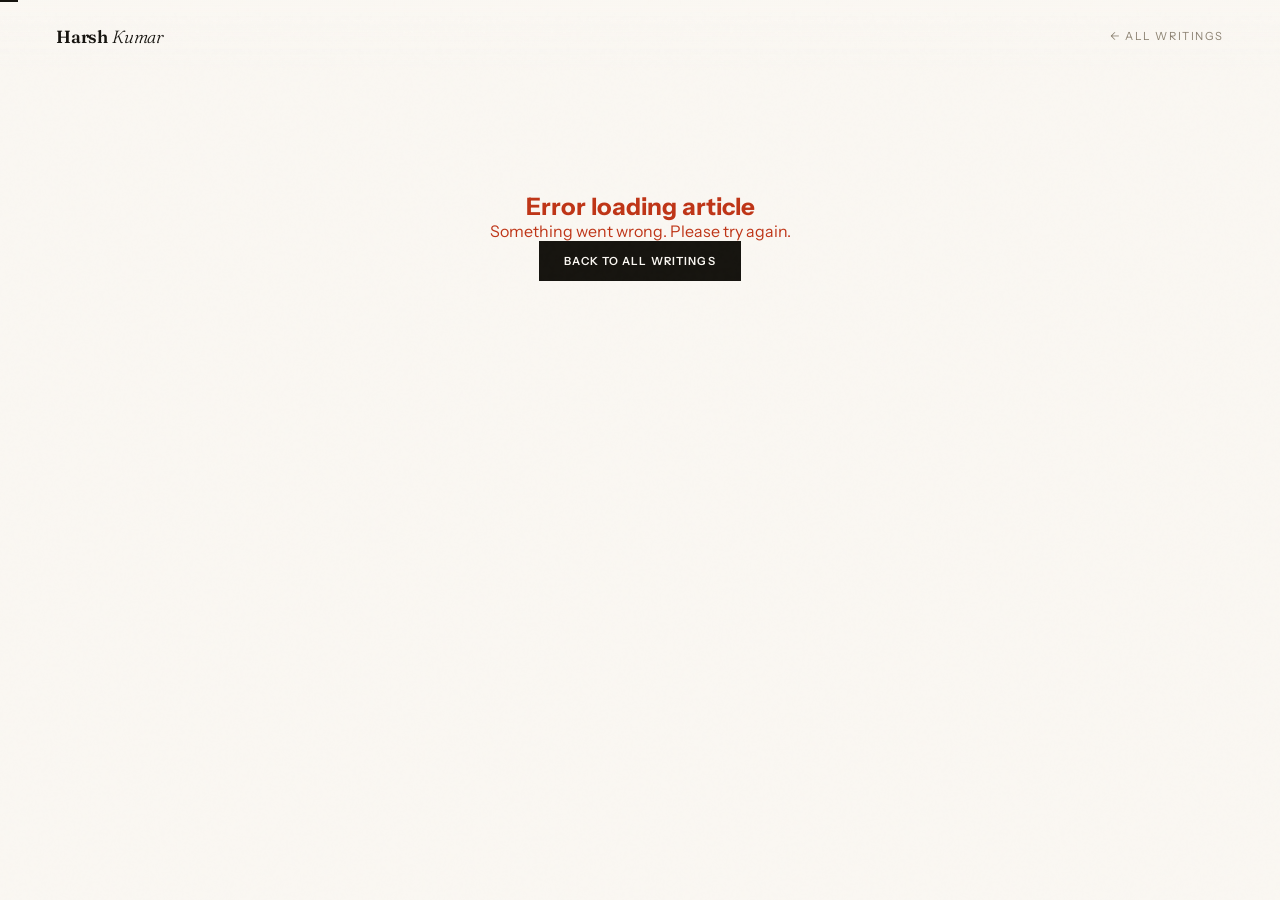
<file: article (1).html>
<!DOCTYPE html>
<html lang="en">
<head>
  <meta charset="UTF-8"/>
  <meta name="viewport" content="width=device-width, initial-scale=1.0"/>
  <meta name="description" content="Article — Harsh Kumar">
  <title>Article — realharshkumar</title>
  <link rel="icon" type="image/png" href="/favicon.png">
  <link rel="shortcut icon" href="/favicon.ico">
  <link rel="preconnect" href="https://fonts.googleapis.com"/>
  <link href="https://fonts.googleapis.com/css2?family=Fraunces:ital,opsz,wght@0,9..144,300;0,9..144,400;0,9..144,600;0,9..144,700;1,9..144,300;1,9..144,400;1,9..144,600;1,9..144,700&family=Instrument+Sans:wght@400;500;600&family=Instrument+Serif:ital@0;1&display=swap" rel="stylesheet"/>
  <style>
    *,*::before,*::after{margin:0;padding:0;box-sizing:border-box;}
    :root{
      --bg:#faf7f2;
      --ink:#16140f;
      --mid:#8a8070;
      --pale:#f0ebe0;
      --warm:#e8e0d0;
      --red:#bf3517;
      --rule:rgba(22,20,15,0.1);
    }
    html{scroll-behavior:smooth;}
    body{
      background:var(--bg);
      color:var(--ink);
      font-family:'Instrument Sans',sans-serif;
      overflow-x:hidden;
      cursor:none;
    }

    /* ── CURSOR ── */
    .ucursor{
      position:fixed;
      width:18px;height:2px;
      background:var(--ink);
      pointer-events:none;z-index:9999;
      top:0;left:0;
      transition:width 0.2s,background 0.2s;
    }
    .ucursor.hover{width:34px;background:var(--red);}

    /* ── GRAIN ── */
    body::after{
      content:'';position:fixed;inset:0;
      background-image:url("data:image/svg+xml,%3Csvg viewBox='0 0 200 200' xmlns='http://www.w3.org/2000/svg'%3E%3Cfilter id='n'%3E%3CfeTurbulence type='fractalNoise' baseFrequency='0.8' numOctaves='4' stitchTiles='stitch'/%3E%3C/filter%3E%3Crect width='100%25' height='100%25' filter='url(%23n)' opacity='0.025'/%3E%3C/svg%3E");
      pointer-events:none;z-index:900;opacity:0.55;
    }

    /* ── NAV ── */
    nav{
      position:fixed;top:0;left:0;right:0;z-index:500;
      display:flex;justify-content:space-between;align-items:center;
      padding:1.6rem 3.5rem;
      background:linear-gradient(var(--bg),transparent);
    }
    .nav-sig{
      font-family:'Fraunces',serif;
      font-size:1.1rem;font-weight:300;font-style:italic;
      color:var(--ink);text-decoration:none;letter-spacing:-0.01em;
    }
    .nav-sig strong{font-weight:600;font-style:normal;}
    .nav-back{
      font-size:0.7rem;letter-spacing:0.14em;text-transform:uppercase;
      color:var(--mid);text-decoration:none;transition:color 0.2s;
    }
    .nav-back:hover{color:var(--ink);}

    /* ── ARTICLE CONTAINER ── */
    .article-wrapper{
      max-width:720px;margin:0 auto;padding:8rem 3.5rem 6rem;
    }

    .article-meta{
      display:flex;gap:1.2rem;align-items:center;margin-bottom:2rem;
      font-size:0.75rem;letter-spacing:0.12em;text-transform:uppercase;
      color:var(--mid);
    }
    .article-category{color:var(--red);font-weight:600;}
    .article-date{color:var(--mid);}
    .article-divider{width:1px;height:14px;background:var(--rule);}

    .article-title{
      font-family:'Fraunces',serif;
      font-size:clamp(2.2rem,5vw,3.8rem);
      font-weight:600;line-height:1.1;
      margin-bottom:2rem;letter-spacing:-0.02em;
    }

    .article-excerpt{
      font-size:1.05rem;line-height:1.8;
      color:var(--mid);margin-bottom:3rem;
      font-family:'Instrument Serif',serif;
      max-width:600px;
    }

    .article-content{
      font-size:1rem;line-height:1.85;
      color:var(--ink);
    }

    .article-content p{
      margin-bottom:1.6rem;
    }

    .article-content h2{
      font-family:'Fraunces',serif;
      font-size:1.8rem;font-weight:600;
      margin:3rem 0 1.5rem;line-height:1.2;
    }

    .article-content h3{
      font-family:'Fraunces',serif;
      font-size:1.3rem;font-weight:600;
      margin:2.5rem 0 1rem;line-height:1.2;
    }

    .article-content ul,
    .article-content ol{
      margin:1.6rem 0 1.6rem 2rem;
    }

    .article-content li{
      margin-bottom:0.8rem;
    }

    .article-content blockquote{
      border-left:3px solid var(--red);
      padding:1.5rem 0 1.5rem 2rem;
      margin:2rem 0;
      font-style:italic;
      color:var(--mid);
    }

    .article-content a{
      color:var(--red);text-decoration:underline;
      transition:color 0.2s;
    }

    .article-content a:hover{
      color:var(--ink);
    }

    .article-image{
      margin:2.5rem 0;
      width:100%;
      max-width:100%;
    }

    .article-image img{
      width:100%;
      height:auto;
      display:block;
      border-radius:4px;
    }

    .article-image-caption{
      font-size:0.9rem;
      color:var(--mid);
      margin-top:0.8rem;
      font-style:italic;
      text-align:center;
    }

    .article-footer{
      margin-top:4rem;padding-top:2rem;
      border-top:1px solid var(--rule);
    }

    .article-author{
      display:flex;gap:1.5rem;align-items:flex-start;
    }

    .author-text{font-size:0.95rem;line-height:1.7;}
    .author-name{font-weight:600;color:var(--ink);display:block;}
    .author-bio{color:var(--mid);font-size:0.9rem;margin-top:0.4rem;}

    .article-nav{
      display:flex;gap:1rem;margin-top:3rem;
    }

    .nav-btn{
      display:inline-block;
      padding:0.8rem 1.6rem;
      background:var(--ink);color:var(--bg);
      font-size:0.7rem;font-weight:600;
      letter-spacing:0.1em;text-transform:uppercase;
      text-decoration:none;
      transition:background 0.2s,transform 0.15s;
    }

    .nav-btn:hover{
      background:var(--red);transform:translateY(-2px);
    }

    .loading{
      text-align:center;padding:4rem 2rem;
      color:var(--mid);font-size:1.1rem;
    }

    .error{
      text-align:center;padding:4rem 2rem;
      color:var(--red);
    }

    @media (max-width:640px){
      nav{padding:1.2rem 2rem;}
      .article-wrapper{padding:6rem 2rem 4rem;}
      .article-title{font-size:clamp(1.8rem,5vw,2.5rem);}
    }
  </style>
</head>

<body>
  <div id="uc" class="ucursor"></div>

  <!-- NAVIGATION -->
  <nav>
    <a href="/" class="nav-sig"><strong>Harsh</strong> Kumar</a>
    <a href="/writings" class="nav-back">← All writings</a>
  </nav>

  <!-- ARTICLE CONTAINER -->
  <div class="article-wrapper">
    <div id="articleContent">
      <div class="loading">Loading article...</div>
    </div>
  </div>

  <script>
    // Extract slug from URL
    const slug = window.location.pathname.split('/').pop();
    const SANITY_TOKEN = 'sk2P8tilfQGmuh17EJOYx6FyTPujgyABNsCByca2NAzOjkuzle13MqHUaYMj1dJG5uPHedazeTabWrvNvZ8XRuqtC8F098ooS4XXvZR8Gg9k6fYO5e9VlGEWhz6PXtNvywYN4Ck6wTP1hTbMfxEOxwAH7FiQcoX0RaLHpABTZI7s1v3r0PeF';

    // Fetch article from Sanity by slug
    async function loadArticle() {
      try {
        const PROJECT_ID = 'de2pyr5p';
        const DATASET = 'production';
        const query = `*[_type == "writing" && slug.current == "${slug}"][0]`;
        
        const response = await fetch(
          `https://${PROJECT_ID}.api.sanity.io/v2021-06-07/data/query/${DATASET}?query=${encodeURIComponent(query)}`,
          {
            headers: {
              'Authorization': `Bearer ${SANITY_TOKEN}`
            }
          }
        );
        
        if (!response.ok) throw new Error('API error');
        
        const data = await response.json();
        const article = data.result;
        
        if (!article) {
          document.getElementById('articleContent').innerHTML = `
            <div class="error">
              <h2>Article not found</h2>
              <p>Sorry, we couldn't find this article.</p>
              <a href="/writings" class="nav-btn">Back to all writings</a>
            </div>
          `;
          return;
        }

        // Format date
        const date = article.publishedAt 
          ? new Date(article.publishedAt).toLocaleDateString('en-US', {
              year: 'numeric',
              month: 'long',
              day: 'numeric'
            })
          : '';

        // Convert Sanity blocks to HTML
        let contentHTML = '';
        if (article.content && Array.isArray(article.content)) {
          article.content.forEach(block => {
            if (block._type === 'block') {
              const tag = block.style || 'p';
              let text = block.children?.map(child => child.text).join('') || '';
              contentHTML += `<${tag}>${text}</${tag}>`;
            } else if (block._type === 'image' && block.asset) {
              const imageUrl = `https://cdn.sanity.io/images/${PROJECT_ID}/${DATASET}/${block.asset._ref.replace('image-', '').replace('-jpg', '.jpg').replace('-png', '.png')}`;
              const altText = block.alt || 'Article image';
              const caption = block.caption || '';
              contentHTML += `
                <figure class="article-image">
                  <img src="${imageUrl}" alt="${altText}" />
                  ${caption ? `<figcaption class="article-image-caption">${caption}</figcaption>` : ''}
                </figure>
              `;
            }
          });
        }

        // Update page title
        document.title = `${article.title} — realharshkumar`;

        // Render article
        document.getElementById('articleContent').innerHTML = `
          <article>
            <div class="article-meta">
              ${article.category ? `<span class="article-category">${article.category}</span>` : ''}
              ${article.category && date ? `<div class="article-divider"></div>` : ''}
              ${date ? `<span class="article-date">${date}</span>` : ''}
            </div>
            
            <h1 class="article-title">${article.title}</h1>
            
            ${article.excerpt ? `<p class="article-excerpt">${article.excerpt}</p>` : ''}
            
            ${article.image && article.image.asset ? `
              <figure class="article-image">
                <img src="https://cdn.sanity.io/images/${PROJECT_ID}/${DATASET}/${article.image.asset._ref.replace('image-', '').replace('-jpg', '.jpg').replace('-png', '.png')}" alt="${article.image.alt || 'Article featured image'}" />
                ${article.image.caption ? `<figcaption class="article-image-caption">${article.image.caption}</figcaption>` : ''}
              </figure>
            ` : ''}
            
            <div class="article-content">
              ${contentHTML || '<p>No content available.</p>'}
            </div>

            <div class="article-footer">
              <div class="article-author">
                <div class="author-text">
                  <span class="author-name">Harsh Kumar</span>
                  <span class="author-bio">Brand strategist • Writer • Founder of Bluebee Digital</span>
                </div>
              </div>
              <div class="article-nav">
                <a href="/writings" class="nav-btn">All writings →</a>
                <a href="/" class="nav-btn">Home →</a>
              </div>
            </div>
          </article>
        `;

      } catch (error) {
        console.error('Error loading article:', error);
        document.getElementById('articleContent').innerHTML = `
          <div class="error">
            <h2>Error loading article</h2>
            <p>Something went wrong. Please try again.</p>
            <a href="/writings" class="nav-btn">Back to all writings</a>
          </div>
        `;
      }
    }

    // Cursor
    const uc = document.getElementById('uc');
    document.addEventListener('mousemove', e => {
      uc.style.transform = `translate(${e.clientX - 9}px, ${e.clientY + 12}px)`;
    });

    document.querySelectorAll('a,button').forEach(el => {
      el.addEventListener('mouseenter', () => {
        uc.classList.add('hover');
        uc.style.background = 'var(--red)';
      });
      el.addEventListener('mouseleave', () => {
        uc.classList.remove('hover');
        uc.style.background = 'var(--ink)';
      });
    });

    // Load article on page load
    loadArticle();
  </script>
</body>
</html>
</file>
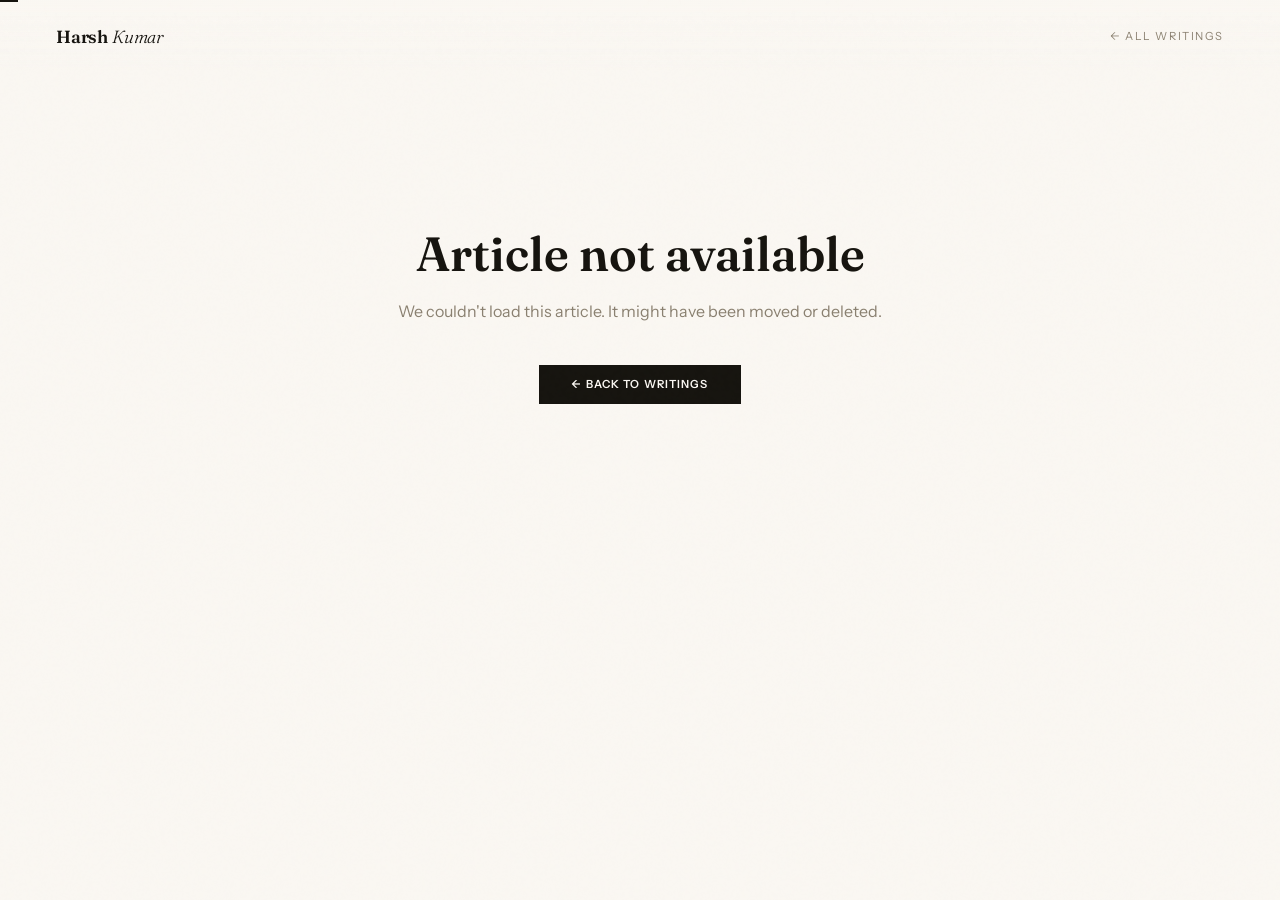
<file: article (2).html>
<!DOCTYPE html>
<html lang="en">
<head>
  <meta charset="UTF-8"/>
  <meta name="viewport" content="width=device-width, initial-scale=1.0"/>
  <meta name="description" content="Article — Harsh Kumar">
  <title>Article — realharshkumar</title>
  <link rel="icon" type="image/png" href="/favicon.png">
  <link rel="shortcut icon" href="/favicon.ico">
  <link rel="preconnect" href="https://fonts.googleapis.com"/>
  <link href="https://fonts.googleapis.com/css2?family=Fraunces:ital,opsz,wght@0,9..144,300;0,9..144,400;0,9..144,600;0,9..144,700;1,9..144,300;1,9..144,400;1,9..144,600;1,9..144,700&family=Instrument+Sans:wght@400;500;600&family=Instrument+Serif:ital@0;1&display=swap" rel="stylesheet"/>
  <style>
    *,*::before,*::after{margin:0;padding:0;box-sizing:border-box;}
    :root{
      --bg:#faf7f2;
      --ink:#16140f;
      --mid:#8a8070;
      --pale:#f0ebe0;
      --warm:#e8e0d0;
      --red:#bf3517;
      --rule:rgba(22,20,15,0.1);
    }
    html{scroll-behavior:smooth;}
    body{
      background:var(--bg);
      color:var(--ink);
      font-family:'Instrument Sans',sans-serif;
      overflow-x:hidden;
      cursor:none;
    }

    /* ── CURSOR ── */
    .ucursor{
      position:fixed;
      width:18px;height:2px;
      background:var(--ink);
      pointer-events:none;z-index:9999;
      top:0;left:0;
      transition:width 0.2s,background 0.2s;
    }
    .ucursor.hover{width:34px;background:var(--red);}

    /* ── GRAIN ── */
    body::after{
      content:'';position:fixed;inset:0;
      background-image:url("data:image/svg+xml,%3Csvg viewBox='0 0 200 200' xmlns='http://www.w3.org/2000/svg'%3E%3Cfilter id='n'%3E%3CfeTurbulence type='fractalNoise' baseFrequency='0.8' numOctaves='4' stitchTiles='stitch'/%3E%3C/filter%3E%3Crect width='100%25' height='100%25' filter='url(%23n)' opacity='0.025'/%3E%3C/svg%3E");
      pointer-events:none;z-index:900;opacity:0.55;
    }

    /* ── NAV ── */
    nav{
      position:fixed;top:0;left:0;right:0;z-index:500;
      display:flex;justify-content:space-between;align-items:center;
      padding:1.6rem 3.5rem;
      background:linear-gradient(var(--bg),transparent);
    }
    .nav-sig{
      font-family:'Fraunces',serif;
      font-size:1.1rem;font-weight:300;font-style:italic;
      color:var(--ink);text-decoration:none;letter-spacing:-0.01em;
    }
    .nav-sig strong{font-weight:600;font-style:normal;}
    .nav-back{
      font-size:0.7rem;letter-spacing:0.14em;text-transform:uppercase;
      color:var(--mid);text-decoration:none;transition:color 0.2s;
    }
    .nav-back:hover{color:var(--ink);}

    /* ── ARTICLE CONTAINER ── */
    .article-wrapper{
      max-width:720px;margin:0 auto;padding:8rem 3.5rem 6rem;
    }

    .article-meta{
      display:flex;gap:1.2rem;align-items:center;margin-bottom:2rem;
      font-size:0.75rem;letter-spacing:0.12em;text-transform:uppercase;
      color:var(--mid);
    }
    .article-category{color:var(--red);font-weight:600;}
    .article-date{color:var(--mid);}
    .article-divider{width:1px;height:14px;background:var(--rule);}

    .article-title{
      font-family:'Fraunces',serif;
      font-size:clamp(2.2rem,5vw,3.8rem);
      font-weight:600;line-height:1.1;
      margin-bottom:2rem;letter-spacing:-0.02em;
    }

    .article-excerpt{
      font-size:1.05rem;line-height:1.8;
      color:var(--mid);margin-bottom:3rem;
      font-family:'Instrument Serif',serif;
      max-width:600px;
    }

    .article-content{
      font-size:1rem;line-height:1.85;
      color:var(--ink);
    }

    .article-content p{
      margin-bottom:1.6rem;
      line-height:1.85;
    }

    .article-content br{
      display:block;
      content:'';
      margin:0.6rem 0;
    }

    .article-content h2{
      font-family:'Fraunces',serif;
      font-size:1.8rem;font-weight:600;
      margin:3rem 0 1.5rem;line-height:1.2;
    }

    .article-content h3{
      font-family:'Fraunces',serif;
      font-size:1.3rem;font-weight:600;
      margin:2.5rem 0 1rem;line-height:1.2;
    }

    .article-content ul,
    .article-content ol{
      margin:1.6rem 0 1.6rem 2rem;
    }

    .article-content li{
      margin-bottom:0.8rem;
    }

    .article-content blockquote{
      border-left:3px solid var(--red);
      padding:1.5rem 0 1.5rem 2rem;
      margin:2rem 0;
      font-style:italic;
      color:var(--mid);
    }

    .article-content a{
      color:var(--red);text-decoration:underline;
      transition:color 0.2s;
    }

    .article-content a:hover{
      color:var(--ink);
    }

    .article-content ul,
    .article-content ol{
      margin:1.6rem 0 1.6rem 2.5rem;
      line-height:1.85;
    }

    .article-content li{
      margin-bottom:0.8rem;
    }

    .article-content code{
      background:var(--pale);
      padding:0.2rem 0.4rem;
      border-radius:3px;
      font-family:monospace;
      font-size:0.9em;
    }

    .article-content blockquote{
      border-left:3px solid var(--red);
      padding:1.5rem 0 1.5rem 2rem;
      margin:2rem 0;
      font-style:italic;
      color:var(--mid);
    }

    .article-footer{
      margin-top:4rem;padding-top:2rem;
      border-top:1px solid var(--rule);
    }

    .article-author{
      display:flex;gap:1.5rem;align-items:flex-start;
    }

    .author-text{font-size:0.95rem;line-height:1.7;}
    .author-name{font-weight:600;color:var(--ink);display:block;}
    .author-bio{color:var(--mid);font-size:0.9rem;margin-top:0.4rem;}

    .article-nav{
      display:flex;gap:1rem;margin-top:3rem;
    }

    .nav-btn{
      display:inline-block;
      padding:0.8rem 1.6rem;
      background:var(--ink);color:var(--bg);
      font-size:0.7rem;font-weight:600;
      letter-spacing:0.1em;text-transform:uppercase;
      text-decoration:none;
      transition:background 0.2s,transform 0.15s;
    }

    .nav-btn:hover{
      background:var(--red);transform:translateY(-2px);
    }

    .loading{
      text-align:center;padding:4rem 2rem;
      color:var(--mid);font-size:1.1rem;
    }

    .error{
      text-align:center;padding:6rem 2rem;
      color:var(--mid);
    }

    .error h2{
      font-family:'Fraunces',serif;
      font-size:clamp(2rem,5vw,3rem);
      color:var(--ink);
      margin-bottom:1rem;
      font-weight:600;
    }

    .error p{
      font-size:1rem;
      margin-bottom:2.5rem;
      line-height:1.6;
    }

    .error a{
      display:inline-block;
      padding:0.8rem 2rem;
      background:var(--ink);
      color:var(--bg);
      text-decoration:none;
      font-size:0.7rem;
      font-weight:600;
      letter-spacing:0.1em;
      text-transform:uppercase;
      transition:all 0.2s;
    }

    .error a:hover{
      background:var(--red);
      transform:translateY(-2px);
    }

    @media (max-width:640px){
      nav{padding:1.2rem 2rem;}
      .article-wrapper{padding:6rem 2rem 4rem;}
      .article-title{font-size:clamp(1.8rem,5vw,2.5rem);}
    }
  </style>
</head>

<body>
  <div id="uc" class="ucursor"></div>

  <!-- NAVIGATION -->
  <nav>
    <a href="/" class="nav-sig"><strong>Harsh</strong> Kumar</a>
    <a href="/writings" class="nav-back">← All writings</a>
  </nav>

  <!-- ARTICLE CONTAINER -->
  <div class="article-wrapper">
    <div id="articleContent">
      <div class="loading">Loading article...</div>
    </div>
  </div>

  <script>
    // Extract slug from URL
    const slug = window.location.pathname.split('/').pop();
    const SANITY_TOKEN = 'sk2P8tilfQGmuh17EJOYx6FyTPujgyABNsCByca2NAzOjkuzle13MqHUaYMj1dJG5uPHedazeTabWrvNvZ8XRuqtC8F098ooS4XXvZR8Gg9k6fYO5e9VlGEWhz6PXtNvywYN4Ck6wTP1hTbMfxEOxwAH7FiQcoX0RaLHpABTZI7s1v3r0PeF';

    // Fetch article from Sanity by slug
    async function loadArticle() {
      try {
        const PROJECT_ID = 'de2pyr5p';
        const DATASET = 'production';
        const query = `*[_type == "writing" && slug.current == "${slug}"][0]`;
        
        const response = await fetch(
          `https://${PROJECT_ID}.api.sanity.io/v2021-06-07/data/query/${DATASET}?query=${encodeURIComponent(query)}`,
          {
            headers: {
              'Authorization': `Bearer ${SANITY_TOKEN}`
            }
          }
        );
        
        if (!response.ok) throw new Error('API error');
        
        const data = await response.json();
        const article = data.result;
        
        if (!article) {
          document.getElementById('articleContent').innerHTML = `
            <div class="error">
              <h2>Article not found</h2>
              <p>Sorry, we couldn't find this article.</p>
              <a href="/writings" class="nav-btn">Back to all writings</a>
            </div>
          `;
          return;
        }

        // Format date
        const date = article.publishedAt 
          ? new Date(article.publishedAt).toLocaleDateString('en-US', {
              year: 'numeric',
              month: 'long',
              day: 'numeric'
            })
          : '';

        // Convert Sanity blocks to HTML - simple version
        let contentHTML = '';
        if (article.content && Array.isArray(article.content)) {
          article.content.forEach(block => {
            if (block._type === 'block') {
              const style = block.style || 'p';
              let text = '';
              
              // Get text with bold/italic and line breaks preserved
              if (block.children) {
                text = block.children.map(child => {
                  let t = child.text || '';
                  if (child.bold) t = `<strong>${t}</strong>`;
                  if (child.italic) t = `<em>${t}</em>`;
                  return t;
                }).join('');
              }
              
              // Just render based on style
              if (style === 'h2') contentHTML += `<h2>${text}</h2>`;
              else if (style === 'h3') contentHTML += `<h3>${text}</h3>`;
              else if (style === 'bullet') contentHTML += `<li>${text}</li>`;
              else if (style === 'number') contentHTML += `<li>${text}</li>`;
              else contentHTML += `<p>${text}</p>`;
              
            } else if (block._type === 'image' && block.asset) {
              const imageUrl = `https://cdn.sanity.io/images/${PROJECT_ID}/${DATASET}/${block.asset._ref.replace('image-', '').replace('-jpg', '.jpg').replace('-png', '.png')}`;
              const altText = block.alt || 'Article image';
              const caption = block.caption || '';
              contentHTML += `<figure class="article-image"><img src="${imageUrl}" alt="${altText}" />${caption ? `<figcaption class="article-image-caption">${caption}</figcaption>` : ''}</figure>`;
            }
          });
        }

        // Update page title
        document.title = `${article.title} — realharshkumar`;

        // Render article
        document.getElementById('articleContent').innerHTML = `
          <article>
            <div class="article-meta">
              ${article.category ? `<span class="article-category">${article.category}</span>` : ''}
              ${article.category && date ? `<div class="article-divider"></div>` : ''}
              ${date ? `<span class="article-date">${date}</span>` : ''}
            </div>
            
            <h1 class="article-title">${article.title}</h1>
            
            ${article.excerpt ? `<p class="article-excerpt">${article.excerpt}</p>` : ''}
            
            ${article.image && article.image.asset ? `
              <figure class="article-image">
                <img src="https://cdn.sanity.io/images/${PROJECT_ID}/${DATASET}/${article.image.asset._ref.replace('image-', '').replace('-jpg', '.jpg').replace('-png', '.png')}" alt="${article.image.alt || 'Article featured image'}" />
                ${article.image.caption ? `<figcaption class="article-image-caption">${article.image.caption}</figcaption>` : ''}
              </figure>
            ` : ''}
            
            <div class="article-content">
              ${contentHTML || '<p>No content available.</p>'}
            </div>

            <div class="article-footer">
              <div class="article-author">
                <div class="author-text">
                  <span class="author-name">Harsh Kumar</span>
                  <span class="author-bio">Brand strategist • Writer • Founder of Bluebee Digital</span>
                </div>
              </div>
              <div class="article-nav">
                <a href="/writings" class="nav-btn">All writings →</a>
                <a href="/" class="nav-btn">Home →</a>
              </div>
            </div>
          </article>
        `;

      } catch (error) {
        console.error('Error loading article:', error);
        document.getElementById('articleContent').innerHTML = `
          <div class="error">
            <h2>Article not available</h2>
            <p>We couldn't load this article. It might have been moved or deleted.</p>
            <a href="/writings">← Back to writings</a>
          </div>
        `;
      }
    }

    // Cursor
    const uc = document.getElementById('uc');
    document.addEventListener('mousemove', e => {
      uc.style.transform = `translate(${e.clientX - 9}px, ${e.clientY + 12}px)`;
    });

    document.querySelectorAll('a,button').forEach(el => {
      el.addEventListener('mouseenter', () => {
        uc.classList.add('hover');
        uc.style.background = 'var(--red)';
      });
      el.addEventListener('mouseleave', () => {
        uc.classList.remove('hover');
        uc.style.background = 'var(--ink)';
      });
    });

    // Load article on page load
    loadArticle();
  </script>
</body>
</html>
</file>
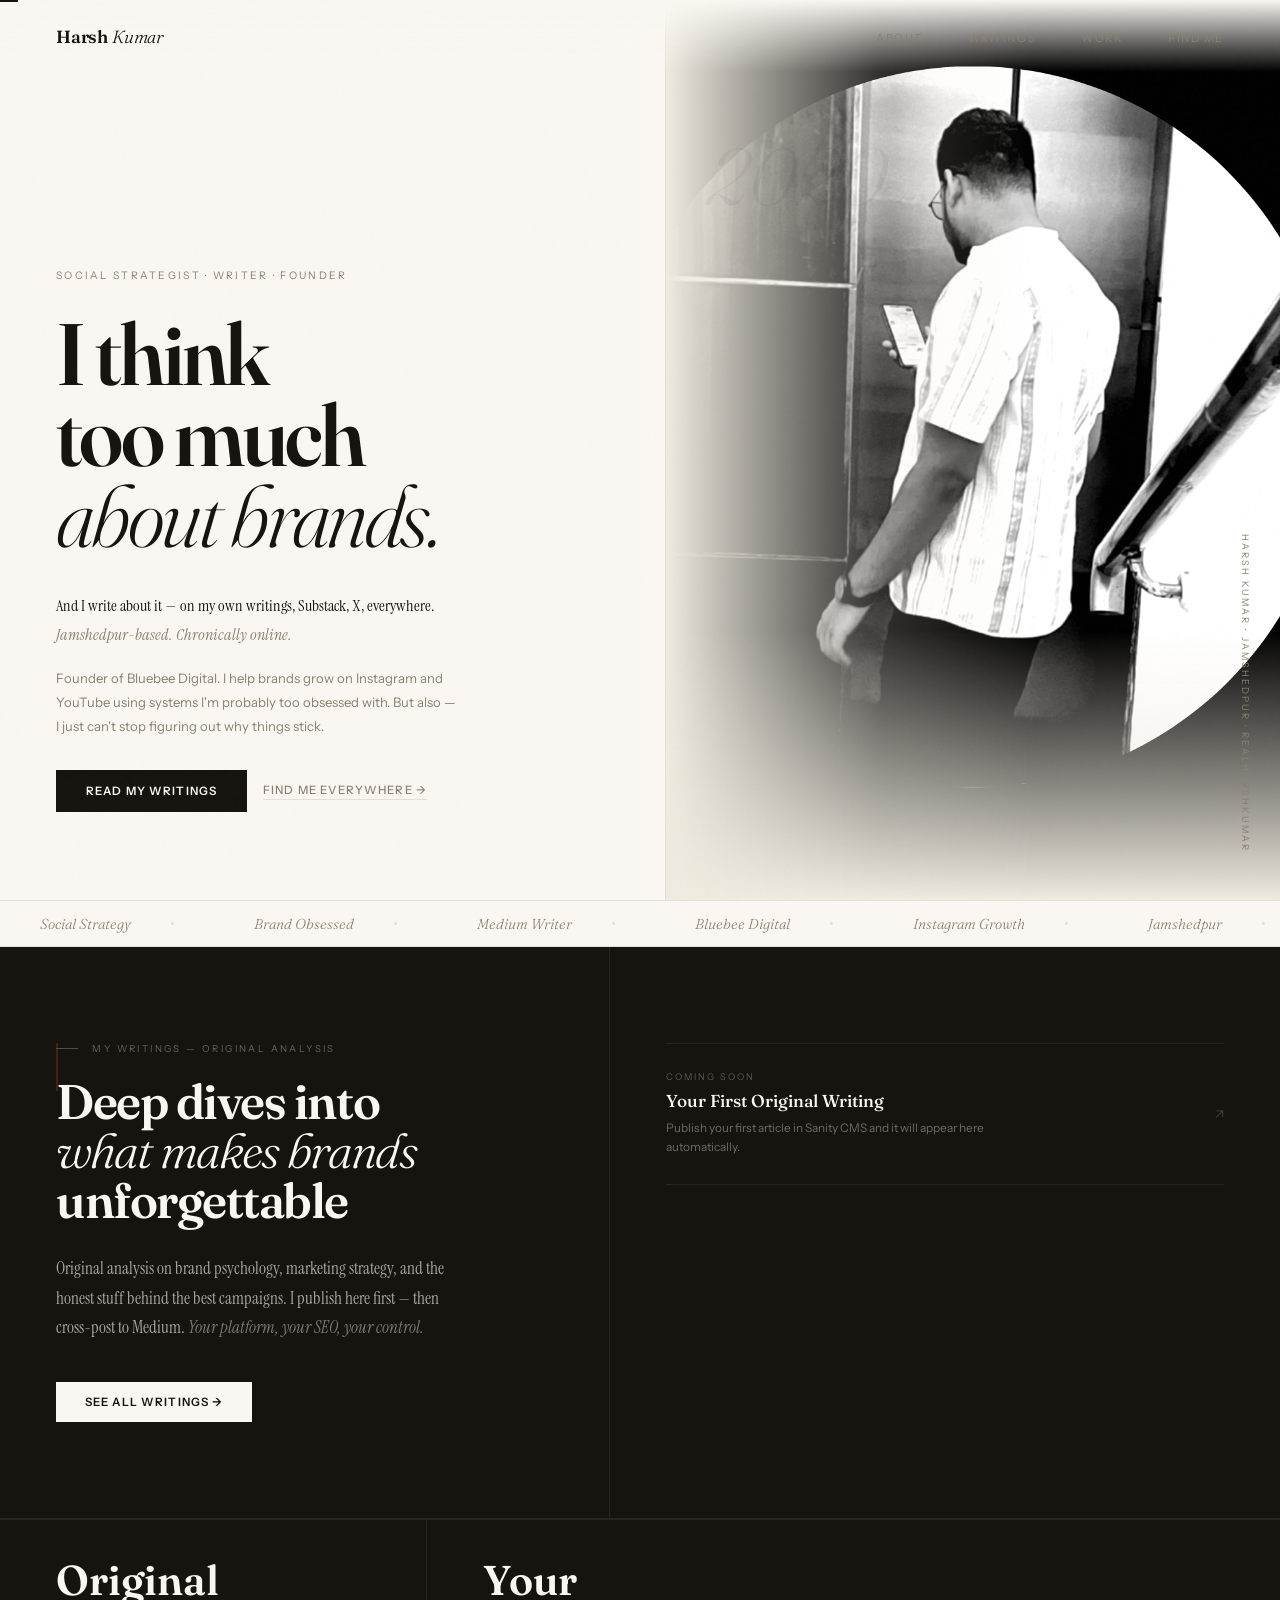
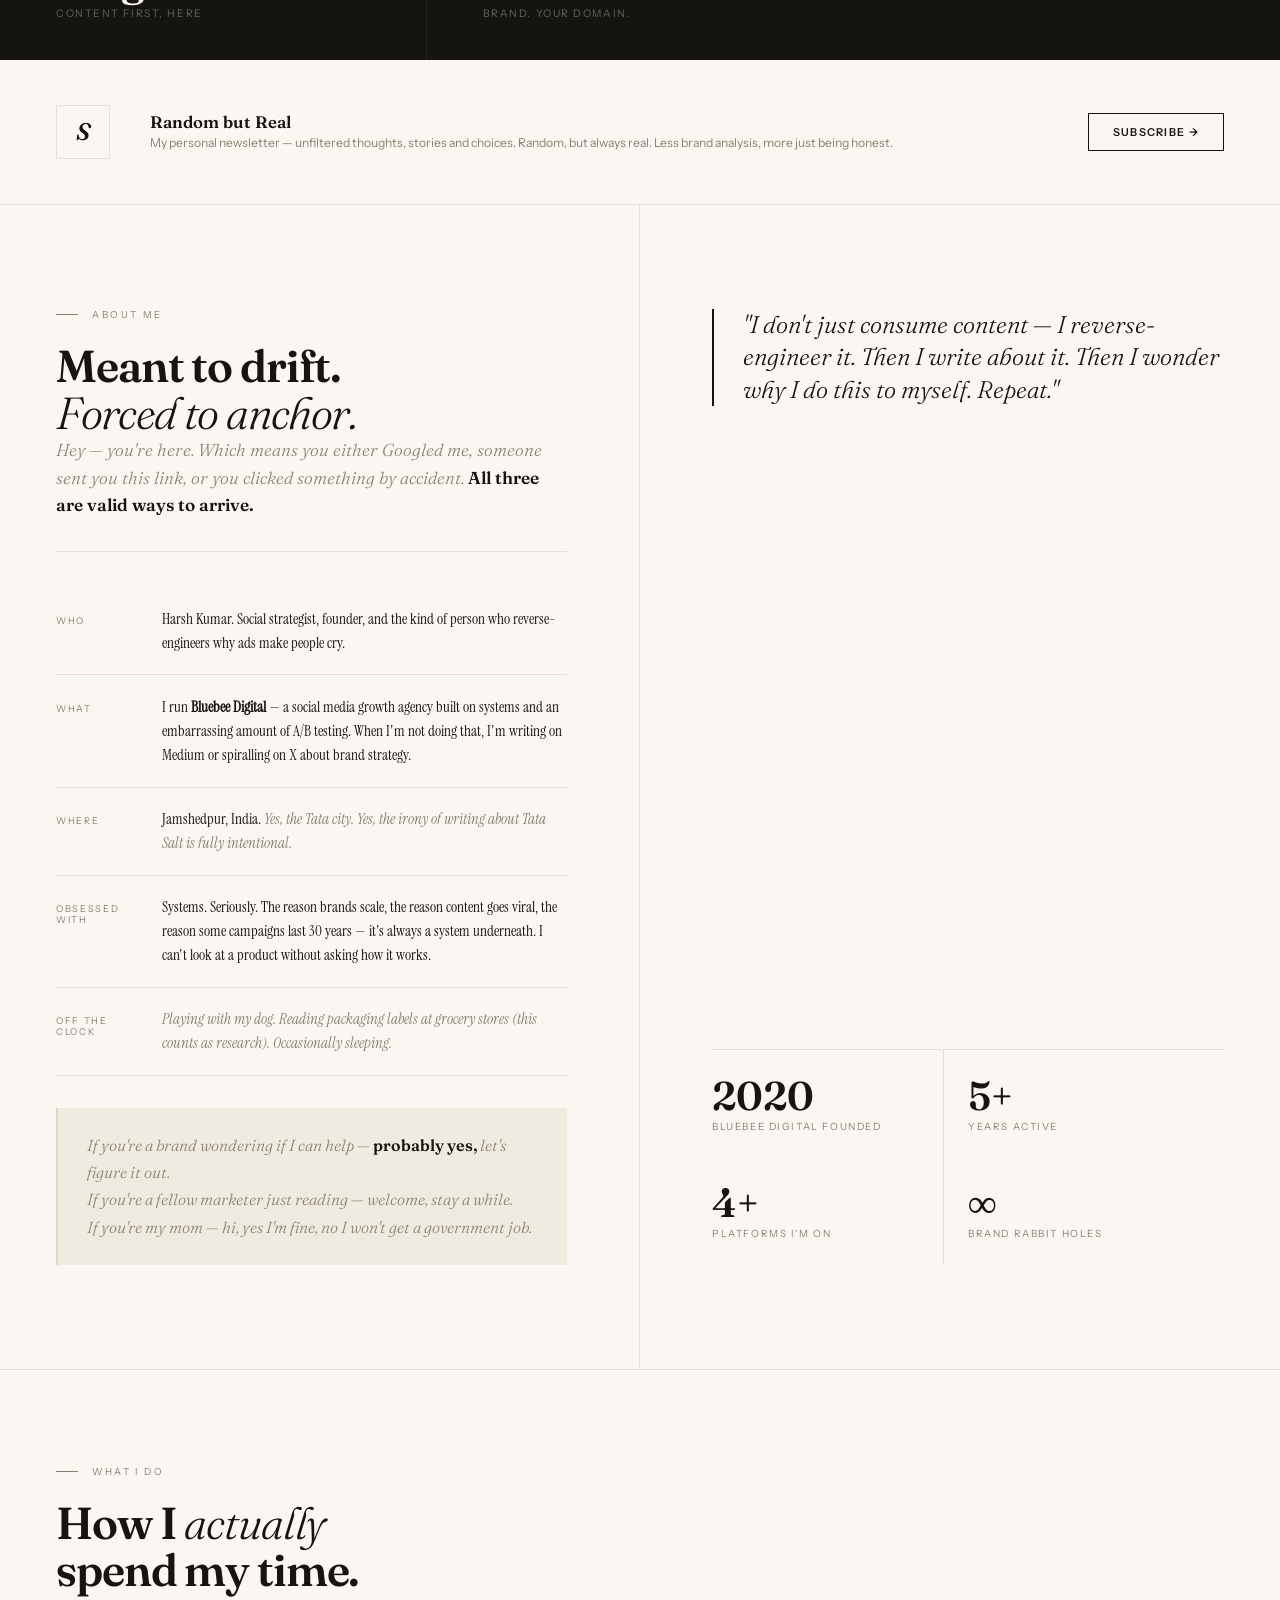
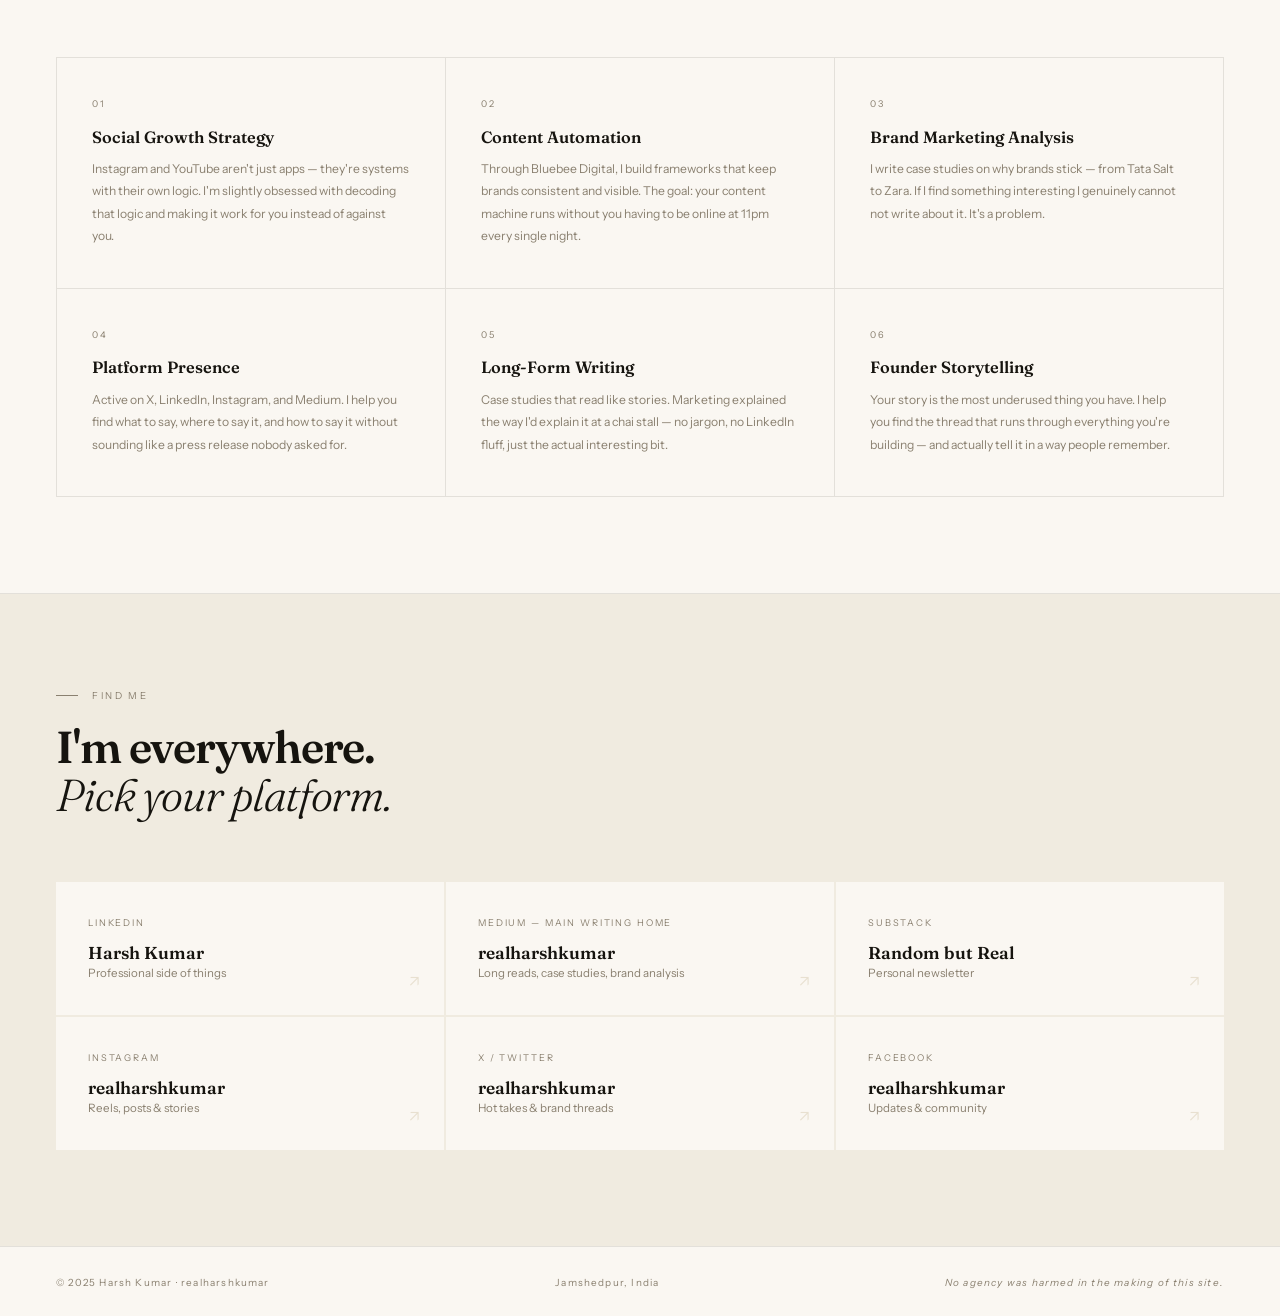
<file: index (1).html>
<!DOCTYPE html>
<html lang="en">
<head>
  <meta charset="UTF-8"/>
  <meta name="viewport" content="width=device-width, initial-scale=1.0"/>
  <meta name="description" content="Harsh Kumar - Digital marketer specializing in Instagram & YouTube growth, content strategy, and marketing automation. Based in India.">

<script type="application/ld+json">
{
  "@context": "https://schema.org",
  "@type": "Person",
  "name": "Harsh Kumar",
  "url": "https://realharshkumar.com",
  "sameAs": [
    "https://twitter.com/realharshkumar",
    "https://instagram.com/realharshkumar"
  ]
}
</script>
  <title>Harsh Kumar — realharshkumar</title>
  <link rel="icon" type="image/png" href="/favicon.png">
  <link rel="shortcut icon" href="/favicon.ico">
  <link rel="preconnect" href="https://fonts.googleapis.com"/>
  <link href="https://fonts.googleapis.com/css2?family=Fraunces:ital,opsz,wght@0,9..144,300;0,9..144,400;0,9..144,600;0,9..144,700;1,9..144,300;1,9..144,400;1,9..144,600;1,9..144,700&family=Instrument+Sans:wght@400;500;600&family=Instrument+Serif:ital@0;1&display=swap" rel="stylesheet"/>
  <style>
    *,*::before,*::after{margin:0;padding:0;box-sizing:border-box;}
    :root{
      --bg:#faf7f2;
      --ink:#16140f;
      --mid:#8a8070;
      --pale:#f0ebe0;
      --warm:#e8e0d0;
      --red:#bf3517;
      --rule:rgba(22,20,15,0.1);
    }
    html{scroll-behavior:smooth;}
    body{
      background:var(--bg);
      color:var(--ink);
      font-family:'Instrument Sans',sans-serif;
      overflow-x:hidden;
      cursor:none;
    }

    /* ── CURSOR: underline beam ── */
    .ucursor{
      position:fixed;
      width:18px;height:2px;
      background:var(--ink);
      pointer-events:none;z-index:9999;
      top:0;left:0;
      transition:width 0.2s,background 0.2s;
    }
    .ucursor.hover{width:34px;background:var(--red);}
    
    /* White cursor in dark sections - ALWAYS WHITE */
    .medium-wrap .ucursor,
    #writings .ucursor,
    footer .ucursor {
      background:rgba(250,247,242,0.95) !important;
    }
    .medium-wrap .ucursor.hover,
    #writings .ucursor.hover,
    footer .ucursor.hover {
      background:var(--red) !important;
    }

    /* ── GRAIN ── */
    body::after{
      content:'';position:fixed;inset:0;
      background-image:url("data:image/svg+xml,%3Csvg viewBox='0 0 200 200' xmlns='http://www.w3.org/2000/svg'%3E%3Cfilter id='n'%3E%3CfeTurbulence type='fractalNoise' baseFrequency='0.8' numOctaves='4' stitchTiles='stitch'/%3E%3C/filter%3E%3Crect width='100%25' height='100%25' filter='url(%23n)' opacity='0.025'/%3E%3C/svg%3E");
      pointer-events:none;z-index:900;opacity:0.55;
    }

    /* ── NAV ── */
    nav{
      position:fixed;top:0;left:0;right:0;z-index:500;
      display:flex;justify-content:space-between;align-items:center;
      padding:1.6rem 3.5rem;
      background:linear-gradient(var(--bg),transparent);
    }
    .nav-sig{
      font-family:'Fraunces',serif;
      font-size:1.1rem;font-weight:300;font-style:italic;
      color:var(--ink);text-decoration:none;letter-spacing:-0.01em;
    }
    .nav-sig strong{font-weight:600;font-style:normal;}
    .nav-links{display:flex;gap:2.8rem;list-style:none;}
    .nav-links a{
      font-size:0.7rem;letter-spacing:0.14em;text-transform:uppercase;
      color:var(--mid);text-decoration:none;transition:color 0.2s;
    }
    .nav-links a:hover{color:var(--ink);}

    /* ── HERO ── */
    .hero{
      min-height:100vh;
      display:grid;grid-template-columns:52% 48%;
      position:relative;overflow:hidden;
    }
    .hero-left{
      display:flex;flex-direction:column;justify-content:flex-end;
      padding:8rem 4.5rem 5.5rem 3.5rem;
      border-right:1px solid var(--rule);
      position:relative;z-index:2;
    }
    .hero-kicker{
      font-size:0.65rem;letter-spacing:0.22em;text-transform:uppercase;
      color:var(--mid);margin-bottom:2rem;
      opacity:0;animation:up 0.7s 0.15s forwards;
    }
    .hero-h1{
      font-family:'Fraunces',serif;
      font-size:clamp(3.8rem,6.8vw,6.8rem);
      font-weight:600;line-height:0.93;letter-spacing:-0.03em;
      color:var(--ink);
      opacity:0;animation:up 0.8s 0.28s forwards;
    }
    .hero-h1 .ital{font-style:italic;font-weight:300;}
    .hero-intro{
      margin-top:2.2rem;
      font-size:1.02rem;line-height:1.75;
      color:var(--ink);font-family:'Instrument Serif',serif;
      max-width:430px;
      opacity:0;animation:up 0.8s 0.46s forwards;
    }
    .hero-intro em{font-style:italic;color:var(--mid);}
    .hero-sub{
      margin-top:1rem;
      font-size:0.82rem;line-height:1.85;color:var(--mid);
      max-width:400px;
      opacity:0;animation:up 0.8s 0.58s forwards;
    }



    .hero-actions{
      display:flex;gap:1rem;margin-top:2rem;align-items:center;
      opacity:0;animation:up 0.8s 0.78s forwards;
    }
    .btn-dark{
      font-size:0.72rem;font-weight:600;letter-spacing:0.1em;text-transform:uppercase;
      background:var(--ink);color:var(--bg);
      text-decoration:none;padding:0.8rem 1.8rem;
      border:1.5px solid var(--ink);
      transition:background 0.25s,color 0.25s,transform 0.15s,box-shadow 0.25s;
      box-shadow:0 2px 12px rgba(22,20,15,0);
    }
    .btn-dark:hover{background:var(--red);border-color:var(--red);transform:translateY(-2px);box-shadow:0 6px 20px rgba(191,53,23,0.25);}
    .btn-line{
      font-size:0.72rem;font-weight:500;letter-spacing:0.1em;text-transform:uppercase;
      color:var(--mid);text-decoration:none;
      border-bottom:1px solid var(--rule);padding-bottom:0.15rem;
      transition:color 0.2s,border-color 0.2s;
    }
    .btn-line:hover{color:var(--ink);border-color:var(--ink);}

    /* hero photo */
    .hero-right{position:relative;overflow:hidden;background:var(--pale);}
    .hero-img{
      position:absolute;inset:0;
      background-size:cover;background-position:center 15%;
      filter:grayscale(15%) contrast(1.08);
      opacity:0;animation:fadein 1.3s 0.35s forwards;
    }
    .hero-img-grad{
      position:absolute;inset:0;
      background:linear-gradient(to right,var(--pale) 0%,rgba(240,235,224,0.2) 35%,transparent 60%),
                 linear-gradient(to top,var(--pale) 0%,transparent 30%);
    }
    .hero-side-text{
      position:absolute;bottom:3rem;right:0;
      font-size:0.58rem;letter-spacing:0.22em;text-transform:uppercase;
      color:var(--mid);writing-mode:vertical-rl;
      padding-right:1.8rem;
      opacity:0;animation:fadein 1s 1.3s forwards;
    }
    .hero-year{
      position:absolute;top:8.5rem;left:2.5rem;
      font-family:'Fraunces',serif;
      font-size:5rem;font-weight:300;font-style:italic;
      color:rgba(22,20,15,0.05);line-height:1;
      user-select:none;
    }

    /* ── MARQUEE ── */
    .marquee{
      border-top:1px solid var(--rule);border-bottom:1px solid var(--rule);
      overflow:hidden;padding:0.85rem 0;
    }
    .marquee-inner{
      display:flex;gap:0;width:max-content;
      animation:scroll 28s linear infinite;
    }
    .marquee-piece{
      font-family:'Fraunces',serif;font-style:italic;
      font-size:0.9rem;font-weight:300;color:var(--mid);
      padding:0 2.5rem;white-space:nowrap;
      display:flex;align-items:center;gap:2.5rem;
    }
    .marquee-sep{width:3px;height:3px;background:var(--rule);border-radius:50%;}
    @keyframes scroll{from{transform:translateX(0)}to{transform:translateX(-50%)}}

    /* ── SHARED ── */
    .sec-eye{
      font-size:0.6rem;letter-spacing:0.25em;text-transform:uppercase;
      color:var(--mid);display:flex;align-items:center;gap:0.9rem;
      margin-bottom:1.4rem;
    }
    .sec-eye::before{content:'';display:block;width:22px;height:1px;background:var(--mid);}
    .sec-h{
      font-family:'Fraunces',serif;
      font-size:clamp(2rem,3.5vw,3.2rem);font-weight:600;
      line-height:1.05;letter-spacing:-0.025em;color:var(--ink);
    }
    .sec-h em{font-style:italic;font-weight:300;}

    /* ── MEDIUM SECTION ── */
    .medium-wrap{background:var(--ink);color:var(--bg);}
    .medium-top{
      display:grid;grid-template-columns:1fr 1.1fr;
      border-bottom:1px solid rgba(255,255,255,0.07);
    }
    .medium-left{
      padding:6rem 4rem 6rem 3.5rem;
      border-right:1px solid rgba(255,255,255,0.07);
      position:relative;overflow:hidden;
    }
    .medium-watermark{
      position:absolute;right:-0.08em;bottom:-0.15em;
      font-family:'Fraunces',serif;font-size:22rem;font-weight:700;
      line-height:1;color:rgba(255,255,255,0.03);
      user-select:none;pointer-events:none;letter-spacing:-0.05em;
    }
    .medium-eye{
      font-size:0.6rem;letter-spacing:0.25em;text-transform:uppercase;
      color:rgba(250,247,242,0.35);margin-bottom:1.4rem;
      display:flex;align-items:center;gap:0.9rem;
    }
    .medium-eye::before{content:'';display:block;width:22px;height:1px;background:rgba(250,247,242,0.25);}
    .medium-h{
      font-family:'Fraunces',serif;
      font-size:clamp(2.2rem,3.8vw,3.8rem);font-weight:600;
      line-height:1.02;letter-spacing:-0.03em;color:var(--bg);
    }
    .medium-h em{font-style:italic;font-weight:300;}
    .medium-voice{
      margin-top:1.8rem;
      font-family:'Instrument Serif',serif;font-size:1.05rem;line-height:1.75;
      color:rgba(250,247,242,0.65);max-width:400px;
    }
    .medium-voice em{font-style:italic;color:rgba(250,247,242,0.45);}
    .medium-cta{
      display:inline-flex;align-items:center;gap:0.8rem;
      margin-top:2.5rem;
      font-size:0.72rem;font-weight:600;letter-spacing:0.1em;text-transform:uppercase;
      background:var(--bg);color:var(--ink);
      text-decoration:none;padding:0.8rem 1.8rem;
      transition:background 0.2s,transform 0.15s,box-shadow 0.2s;
      box-shadow:0 0 0 rgba(0,0,0,0);
    }
    .medium-cta:hover{background:#e0dbd3;transform:translateY(-2px);box-shadow:0 8px 24px rgba(0,0,0,0.2);}
    .medium-right{padding:6rem 3.5rem;}
    .medium-articles{display:flex;flex-direction:column;}
    .m-art{
      display:block;text-decoration:none;
      padding:1.7rem 0;
      border-bottom:1px solid rgba(255,255,255,0.07);
      transition:padding-left 0.3s,background 0.2s;position:relative;
    }
    .m-art:first-child{border-top:1px solid rgba(255,255,255,0.07);}
    .m-art:hover{padding-left:0.9rem;}
    .m-tag{
      font-size:0.58rem;letter-spacing:0.22em;text-transform:uppercase;
      color:rgba(250,247,242,0.3);margin-bottom:0.45rem;
    }
    .m-title{
      font-family:'Fraunces',serif;font-size:1.08rem;font-weight:500;
      color:var(--bg);line-height:1.3;
    }
    .m-bio{
      font-size:0.74rem;line-height:1.6;color:rgba(250,247,242,0.38);
      margin-top:0.45rem;max-width:380px;
    }
    .m-arrow{
      position:absolute;right:0;top:50%;transform:translateY(-50%);
      font-size:0.85rem;color:rgba(250,247,242,0.2);
      transition:color 0.2s,transform 0.2s;
    }
    .m-art:hover .m-arrow{color:rgba(250,247,242,0.7);transform:translate(4px,calc(-50% - 3px));}
    .medium-stats{
      display:grid;grid-template-columns:repeat(3,1fr);
      border-top:1px solid rgba(255,255,255,0.07);
    }
    .mstat{
      padding:2.5rem 3.5rem;
      border-right:1px solid rgba(255,255,255,0.07);
    }
    .mstat:last-child{border-right:none;}
    .mstat-n{
      font-family:'Fraunces',serif;font-size:2.6rem;font-weight:600;
      color:var(--bg);line-height:1;
    }
    .mstat-l{font-size:0.65rem;letter-spacing:0.15em;text-transform:uppercase;color:rgba(250,247,242,0.35);margin-top:0.35rem;}

    /* ── SUBSTACK STRIP ── */
    .substack-strip{
      display:grid;grid-template-columns:auto 1fr auto;
      align-items:center;gap:2.5rem;
      padding:2.8rem 3.5rem;
      border-bottom:1px solid var(--rule);
      transition:background 0.2s;
    }
    .substack-strip:hover{background:var(--pale);}
    .ss-glyph{
      font-family:'Fraunces',serif;font-size:1.5rem;font-weight:600;font-style:italic;
      width:54px;height:54px;border:1px solid var(--rule);
      display:flex;align-items:center;justify-content:center;
      color:var(--ink);flex-shrink:0;
      transition:background 0.2s,color 0.2s;
    }
    .substack-strip:hover .ss-glyph{background:var(--ink);color:var(--bg);}
    .ss-name{font-family:'Fraunces',serif;font-size:1.05rem;font-weight:600;color:var(--ink);}
    .ss-desc{font-size:0.76rem;color:var(--mid);margin-top:0.15rem;line-height:1.5;}
    .ss-btn{
      font-size:0.68rem;font-weight:600;letter-spacing:0.12em;text-transform:uppercase;
      border:1.5px solid var(--ink);color:var(--ink);
      text-decoration:none;padding:0.7rem 1.5rem;white-space:nowrap;
      flex-shrink:0;transition:background 0.2s,color 0.2s,box-shadow 0.2s;
    }
    .ss-btn:hover{background:var(--ink);color:var(--bg);box-shadow:0 4px 16px rgba(22,20,15,0.15);}

    /* ── ABOUT ── */
    .about{
      display:grid;grid-template-columns:1fr 1fr;gap:0;
      border-bottom:1px solid var(--rule);
    }
    .about-l{
      padding:6.5rem 4.5rem 6.5rem 3.5rem;
      border-right:1px solid var(--rule);
    }
    .about-r{
      padding:6.5rem 3.5rem 6.5rem 4.5rem;
      display:flex;flex-direction:column;justify-content:space-between;
    }
    .about-visitor-line{
      font-family:'Fraunces',serif;font-style:italic;font-weight:300;
      font-size:1.08rem;color:var(--mid);margin-bottom:2.2rem;line-height:1.6;
      padding-bottom:2rem;border-bottom:1px solid var(--rule);
    }
    .about-visitor-line strong{font-style:normal;font-weight:600;color:var(--ink);}
    .about-who-block{
      margin-top:2rem;display:flex;flex-direction:column;gap:0;
    }
    .who-row{
      display:grid;grid-template-columns:90px 1fr;
      padding:1.2rem 0;border-bottom:1px solid var(--rule);
      align-items:baseline;gap:1rem;
    }
    .who-label{
      font-size:0.58rem;letter-spacing:0.18em;text-transform:uppercase;
      color:var(--mid);padding-top:0.1rem;
    }
    .who-val{
      font-family:'Instrument Serif',serif;font-size:0.95rem;line-height:1.6;
      color:var(--ink);
    }
    .who-val em{font-style:italic;color:var(--mid);}
    .who-val strong{font-style:normal;font-weight:600;}
    .about-fourth-wall{
      margin-top:2rem;
      font-family:'Fraunces',serif;font-size:1.0rem;font-weight:300;font-style:italic;
      color:var(--mid);line-height:1.7;
      padding:1.5rem 1.8rem;background:var(--pale);
      border-left:2px solid var(--rule);
    }
    .about-fourth-wall strong{font-style:normal;font-weight:600;color:var(--ink);}
    .pull{
      font-family:'Fraunces',serif;font-size:1.5rem;font-weight:300;font-style:italic;
      line-height:1.35;color:var(--ink);
      border-left:2px solid var(--ink);padding-left:1.8rem;
    }
    .stats-row{
      display:grid;grid-template-columns:1fr 1fr;
      border-top:1px solid var(--rule);margin-top:3rem;
    }
    .st{padding:1.6rem 0;}
    .st:nth-child(odd){border-right:1px solid var(--rule);padding-right:1.5rem;margin-right:1.5rem;}
    .st-n{font-family:'Fraunces',serif;font-size:2.5rem;font-weight:600;line-height:1;}
    .st-l{font-size:0.62rem;letter-spacing:0.16em;text-transform:uppercase;color:var(--mid);margin-top:0.25rem;}

    /* ── EXPERTISE ── */
    .expertise{padding:6rem 3.5rem;border-bottom:1px solid var(--rule);}
    .ex-grid{
      display:grid;grid-template-columns:repeat(3,1fr);
      border-top:1px solid var(--rule);border-left:1px solid var(--rule);
      margin-top:4rem;
    }
    .ex{
      padding:2.5rem 2.2rem;
      border-right:1px solid var(--rule);border-bottom:1px solid var(--rule);
      transition:background 0.25s,box-shadow 0.25s;
      position:relative;
    }
    .ex::before{
      content:'';position:absolute;top:0;left:0;right:0;height:2px;
      background:var(--red);transform:scaleX(0);transform-origin:left;
      transition:transform 0.35s cubic-bezier(0.22,0.61,0.36,1);
    }
    .ex:hover{background:var(--pale);}
    .ex:hover::before{transform:scaleX(1);}
    .ex-n{font-size:0.58rem;letter-spacing:0.18em;color:var(--mid);margin-bottom:1.1rem;}
    .ex-t{font-family:'Fraunces',serif;font-size:1.02rem;font-weight:600;color:var(--ink);margin-bottom:0.7rem;}
    .ex-b{font-size:0.76rem;line-height:1.85;color:var(--mid);}

    /* ── CONNECT ── */
    .connect{padding:6rem 3.5rem;background:var(--pale);}
    .c-grid{
      display:grid;grid-template-columns:repeat(3,1fr);
      gap:2px;margin-top:4rem;
    }
    .c-card{
      background:var(--bg);padding:2.2rem 2rem;
      text-decoration:none;display:block;
      transition:background 0.2s,transform 0.15s,box-shadow 0.2s;position:relative;
    }
    .c-card:hover{background:var(--ink);transform:translateY(-3px);box-shadow:0 12px 32px rgba(22,20,15,0.15);}
    .c-lbl{
      font-size:0.58rem;letter-spacing:0.2em;text-transform:uppercase;
      color:var(--mid);margin-bottom:0.9rem;display:block;transition:color 0.2s;
    }
    .c-card:hover .c-lbl{color:rgba(250,247,242,0.35);}
    .c-name{
      font-family:'Fraunces',serif;font-size:1.08rem;font-weight:600;
      color:var(--ink);display:block;transition:color 0.2s;
    }
    .c-card:hover .c-name{color:var(--bg);}
    .c-handle{font-size:0.72rem;color:var(--mid);display:block;margin-top:0.15rem;transition:color 0.2s;}
    .c-card:hover .c-handle{color:rgba(250,247,242,0.4);}
    .c-arr{position:absolute;bottom:1.5rem;right:1.5rem;font-size:1rem;color:var(--warm);transition:transform 0.2s,color 0.2s;}
    .c-card:hover .c-arr{transform:translate(3px,-3px);color:rgba(250,247,242,0.4);}

    /* ── FOOTER ── */
    footer{
      display:flex;justify-content:space-between;align-items:center;
      padding:1.8rem 3.5rem;border-top:1px solid var(--rule);
      font-size:0.62rem;letter-spacing:0.12em;color:var(--mid);
    }

    /* ── ANIMATIONS ── */
    @keyframes up{from{opacity:0;transform:translateY(22px)}to{opacity:1;transform:none}}
    @keyframes fadein{from{opacity:0}to{opacity:1}}
    .r{opacity:0;transform:translateY(26px);transition:opacity 0.75s ease,transform 0.75s ease;}
    .r.on{opacity:1;transform:none;}
    .d1{transition-delay:0.1s}.d2{transition-delay:0.2s}.d3{transition-delay:0.32s}

    /* ── MOBILE ── */
    @media(max-width:768px){
      html,body{overflow-x:hidden;max-width:100vw;}
      nav{padding:1.2rem 1.4rem;}
      .nav-links{display:none;}
      .hero{grid-template-columns:1fr;min-height:auto;}
      .hero-left{padding:6rem 1.4rem 3rem;border-right:none;width:100%;}
      .hero-right{height:65vw;width:100%;}
      .hero-h1{font-size:clamp(2.8rem,11vw,4rem);}
      .marquee-piece{font-size:0.78rem;padding:0 1.5rem;}
      .medium-top{grid-template-columns:1fr;}
      .medium-left{padding:4rem 1.4rem 3rem;}
      .medium-right{padding:2rem 1.4rem 4rem;}
      .medium-stats{grid-template-columns:1fr 1fr 1fr;}
      .mstat{padding:2rem 1.4rem;}
      .substack-strip{grid-template-columns:auto 1fr;padding:2rem 1.4rem;}
      .ss-btn{display:none;}
      .about{grid-template-columns:1fr;}
      .about-l{padding:4rem 1.4rem 2rem;border-right:none;border-bottom:1px solid var(--rule);}
      .about-r{padding:2rem 1.4rem 4rem;}
      .who-row{grid-template-columns:80px 1fr;}
      .expertise{padding:4rem 1.4rem;}
      .ex-grid{grid-template-columns:1fr;}
      .connect{padding:4rem 1.4rem;}
      .c-grid{grid-template-columns:1fr;}
      footer{flex-direction:column;gap:0.4rem;text-align:center;padding:1.4rem;}
    }
  </style>
</head>
<body>

<div class="ucursor" id="uc"></div>

<!-- NAV -->
<nav>
  <a href="#" class="nav-sig"><strong>Harsh</strong> Kumar</a>
  <ul class="nav-links">
    <li><a href="#about">About</a></li>
    <li><a href="#writings">Writings</a></li>
    <li><a href="#work">Work</a></li>
    <li><a href="#connect">Find me</a></li>
  </ul>
</nav>

<!-- HERO -->
<section class="hero">
  <div class="hero-left">
    <p class="hero-kicker">Social Strategist · Writer · Founder</p>
    <h1 class="hero-h1">I think<br>too much<br><span class="ital">about brands.</span></h1>
    <p class="hero-intro">
      And I write about it — on my own writings, Substack, X, everywhere.<br>
      <em>Jamshedpur-based. Chronically online.</em>
    </p>
    <p class="hero-sub">
      Founder of Bluebee Digital. I help brands grow on Instagram and YouTube using systems I'm probably too obsessed with. But also — I just can't stop figuring out why things stick.
    </p>

    <div class="hero-actions">
      <a href="#writings" class="btn-dark">Read my writings</a>
      <a href="#connect" class="btn-line">Find me everywhere →</a>
    </div>
  </div>
  <div class="hero-right">
    <div class="hero-img" id="heroImg"></div>
    <div class="hero-img-grad"></div>
    <div class="hero-year">2020</div>
    <div class="hero-side-text">Harsh Kumar · Jamshedpur · realharshkumar</div>
  </div>
</section>

<!-- MARQUEE -->
<div class="marquee">
  <div class="marquee-inner">
    <span class="marquee-piece">Social Strategy <span class="marquee-sep"></span></span>
    <span class="marquee-piece">Brand Obsessed <span class="marquee-sep"></span></span>
    <span class="marquee-piece">Medium Writer <span class="marquee-sep"></span></span>
    <span class="marquee-piece">Bluebee Digital <span class="marquee-sep"></span></span>
    <span class="marquee-piece">Instagram Growth <span class="marquee-sep"></span></span>
    <span class="marquee-piece">Jamshedpur <span class="marquee-sep"></span></span>
    <span class="marquee-piece">Random but Real <span class="marquee-sep"></span></span>
    <span class="marquee-piece">Content Systems <span class="marquee-sep"></span></span>
    <span class="marquee-piece">Social Strategy <span class="marquee-sep"></span></span>
    <span class="marquee-piece">Brand Obsessed <span class="marquee-sep"></span></span>
    <span class="marquee-piece">Medium Writer <span class="marquee-sep"></span></span>
    <span class="marquee-piece">Bluebee Digital <span class="marquee-sep"></span></span>
    <span class="marquee-piece">Instagram Growth <span class="marquee-sep"></span></span>
    <span class="marquee-piece">Jamshedpur <span class="marquee-sep"></span></span>
    <span class="marquee-piece">Random but Real <span class="marquee-sep"></span></span>
    <span class="marquee-piece">Content Systems <span class="marquee-sep"></span></span>
  </div>
</div>

<!-- WRITINGS -->
<section class="medium-wrap" id="writings">
  <div class="medium-top">
    <div class="medium-left r">
      <div class="medium-watermark" style="opacity:0;"></div>
      <div style="position:absolute;top:6rem;left:3.5rem;width:2px;height:3rem;background:var(--red);opacity:0.3;"></div>
      <p class="medium-eye">My Writings — Original Analysis</p>
      <h2 class="medium-h">Deep dives into<br><em>what makes brands</em><br>unforgettable</h2>
      <p class="medium-voice">
        Original analysis on brand psychology, marketing strategy, and the honest stuff behind the best campaigns. I publish here first — then cross-post to Medium. <em>Your platform, your SEO, your control.</em>
      </p>
      <a href="/writings" class="medium-cta">See all writings →</a>
    </div>
    <div class="medium-right r d1">
      <div class="medium-articles" id="latestWritings">
        <!-- Latest writings load here from Sanity -->
        <p style="color:rgba(250,247,242,0.5);padding:2rem;text-align:center;">Loading latest writings...</p>
      </div>
    </div>
  </div>
  <div class="medium-stats r">
    <div class="mstat">
      <div class="mstat-n">Original</div>
      <div class="mstat-l">Content first, here</div>
    </div>
    <div class="mstat">
      <div class="mstat-n">Your</div>
      <div class="mstat-l">Brand. Your domain.</div>
    </div>
  </div>
</section>

<!-- SUBSTACK -->
<div class="substack-strip r">
  <div class="ss-glyph">S</div>
  <div class="ss-body">
    <div class="ss-name">Random but Real</div>
    <div class="ss-desc">My personal newsletter — unfiltered thoughts, stories and choices. Random, but always real. Less brand analysis, more just being honest.</div>
  </div>
  <a href="https://realharshkumar.substack.com/" target="_blank" class="ss-btn">Subscribe →</a>
</div>

<!-- ABOUT -->
<section class="about" id="about">
  <div class="about-l r">
    <p class="sec-eye">About me</p>
    <h2 class="sec-h">Meant to drift.<br><em>Forced to anchor.</em></h2>

    <p class="about-visitor-line">
      Hey — you're here. Which means you either Googled me, someone sent you this link, or you clicked something by accident. <strong>All three are valid ways to arrive.</strong>
    </p>

    <div class="about-who-block">
      <div class="who-row">
        <span class="who-label">Who</span>
        <span class="who-val">Harsh Kumar. Social strategist, founder, and the kind of person who reverse-engineers why ads make people cry.</span>
      </div>
      <div class="who-row">
        <span class="who-label">What</span>
        <span class="who-val">I run <strong>Bluebee Digital</strong> — a social media growth agency built on systems and an embarrassing amount of A/B testing. When I'm not doing that, I'm writing on Medium or spiralling on X about brand strategy.</span>
      </div>
      <div class="who-row">
        <span class="who-label">Where</span>
        <span class="who-val">Jamshedpur, India. <em>Yes, the Tata city. Yes, the irony of writing about Tata Salt is fully intentional.</em></span>
      </div>
      <div class="who-row">
        <span class="who-label">Obsessed with</span>
        <span class="who-val">Systems. Seriously. The reason brands scale, the reason content goes viral, the reason some campaigns last 30 years — it's always a system underneath. I can't look at a product without asking how it works.</span>
      </div>
      <div class="who-row">
        <span class="who-label">Off the clock</span>
        <span class="who-val"><em>Playing with my dog. Reading packaging labels at grocery stores (this counts as research). Occasionally sleeping.</em></span>
      </div>
    </div>

    <div class="about-fourth-wall">
      If you're a brand wondering if I can help — <strong>probably yes,</strong> let's figure it out.<br>
      If you're a fellow marketer just reading — welcome, stay a while.<br>
      If you're my mom — hi, yes I'm fine, no I won't get a government job.
    </div>
  </div>

  <div class="about-r r d2">
    <blockquote class="pull">
      "I don't just consume content — I reverse-engineer it. Then I write about it. Then I wonder why I do this to myself. Repeat."
    </blockquote>
    <div class="stats-row">
      <div class="st">
        <div class="st-n">2020</div>
        <div class="st-l">Bluebee Digital founded</div>
      </div>
      <div class="st">
        <div class="st-n">5+</div>
        <div class="st-l">Years active</div>
      </div>
      <div class="st">
        <div class="st-n">4+</div>
        <div class="st-l">Platforms I'm on</div>
      </div>
      <div class="st">
        <div class="st-n">∞</div>
        <div class="st-l">Brand rabbit holes</div>
      </div>
    </div>
  </div>
</section>

<!-- EXPERTISE -->
<section class="expertise" id="work">
  <p class="sec-eye r">What I do</p>
  <h2 class="sec-h r d1">How I <em>actually</em><br>spend my time.</h2>
  <div class="ex-grid">
    <div class="ex r">
      <div class="ex-n">01</div>
      <div class="ex-t">Social Growth Strategy</div>
      <div class="ex-b">Instagram and YouTube aren't just apps — they're systems with their own logic. I'm slightly obsessed with decoding that logic and making it work for you instead of against you.</div>
    </div>
    <div class="ex r d1">
      <div class="ex-n">02</div>
      <div class="ex-t">Content Automation</div>
      <div class="ex-b">Through Bluebee Digital, I build frameworks that keep brands consistent and visible. The goal: your content machine runs without you having to be online at 11pm every single night.</div>
    </div>
    <div class="ex r d2">
      <div class="ex-n">03</div>
      <div class="ex-t">Brand Marketing Analysis</div>
      <div class="ex-b">I write case studies on why brands stick — from Tata Salt to Zara. If I find something interesting I genuinely cannot not write about it. It's a problem.</div>
    </div>
    <div class="ex r">
      <div class="ex-n">04</div>
      <div class="ex-t">Platform Presence</div>
      <div class="ex-b">Active on X, LinkedIn, Instagram, and Medium. I help you find what to say, where to say it, and how to say it without sounding like a press release nobody asked for.</div>
    </div>
    <div class="ex r d1">
      <div class="ex-n">05</div>
      <div class="ex-t">Long-Form Writing</div>
      <div class="ex-b">Case studies that read like stories. Marketing explained the way I'd explain it at a chai stall — no jargon, no LinkedIn fluff, just the actual interesting bit.</div>
    </div>
    <div class="ex r d2">
      <div class="ex-n">06</div>
      <div class="ex-t">Founder Storytelling</div>
      <div class="ex-b">Your story is the most underused thing you have. I help you find the thread that runs through everything you're building — and actually tell it in a way people remember.</div>
    </div>
  </div>
</section>

<!-- CONNECT -->
<section class="connect" id="connect">
  <p class="sec-eye r">Find me</p>
  <h2 class="sec-h r d1">I'm everywhere.<br><em>Pick your platform.</em></h2>
  <div class="c-grid">
    <a href="https://www.linkedin.com/in/realharshkumar" target="_blank" class="c-card r">
      <span class="c-lbl">LinkedIn</span>
      <span class="c-name">Harsh Kumar</span>
      <span class="c-handle">Professional side of things</span>
      <span class="c-arr">↗</span>
    </a>
    <a href="https://realharshkumar.medium.com" target="_blank" class="c-card r d1">
      <span class="c-lbl">Medium — Main writing home</span>
      <span class="c-name">realharshkumar</span>
      <span class="c-handle">Long reads, case studies, brand analysis</span>
      <span class="c-arr">↗</span>
    </a>
    <a href="https://realharshkumar.substack.com/" target="_blank" class="c-card r d2">
      <span class="c-lbl">Substack</span>
      <span class="c-name">Random but Real</span>
      <span class="c-handle">Personal newsletter</span>
      <span class="c-arr">↗</span>
    </a>
    <a href="https://www.instagram.com/realharshkumar" target="_blank" class="c-card r">
      <span class="c-lbl">Instagram</span>
      <span class="c-name">realharshkumar</span>
      <span class="c-handle">Reels, posts & stories</span>
      <span class="c-arr">↗</span>
    </a>
    <a href="https://x.com/realharshkumar" target="_blank" class="c-card r d1">
      <span class="c-lbl">X / Twitter</span>
      <span class="c-name">realharshkumar</span>
      <span class="c-handle">Hot takes & brand threads</span>
      <span class="c-arr">↗</span>
    </a>
    <a href="https://www.facebook.com/realharshkumar" target="_blank" class="c-card r d2">
      <span class="c-lbl">Facebook</span>
      <span class="c-name">realharshkumar</span>
      <span class="c-handle">Updates & community</span>
      <span class="c-arr">↗</span>
    </a>
  </div>
</section>

<footer>
  <span>© 2025 Harsh Kumar · realharshkumar</span>
  <span>Jamshedpur, India</span>
  <span style="font-style:italic;">No agency was harmed in the making of this site.</span>
</footer>

<script>
  const PHOTO = '/9j/4AAQSkZJRgABAQAAkACQAAD/[base64]//8AAKACAAQAAAABAAAEm6ADAAQAAAABAAAFZQAAAAAyMDI2OjA0OjEzIDE1OjU1OjQxAEFTQ0lJAAAAU2NyZWVuc2hvdP/tAG5QaG90b3Nob3AgMy4wADhCSU0EBAAAAAAANhwBWgADGyVHHAIAAAIAAhwCeAAKU2NyZWVuc2hvdBwCPAAGMTU1NTQxHAI3AAgyMDI2MDQxMzhCSU0EJQAAAAAAEO1myOsS090D0are8S0cOoT/[base64]/[base64]////7tYWVogAAAAAAAASr8AALE3AAAKuVhZWiAAAAAAAAAoOAAAEQsAAMi5cGFyYQAAAAAAAwAAAAJmZgAA8qcAAA1ZAAAT0AAACltzZjMyAAAAAAABDEIAAAXe///zJgAAB5MAAP2Q///7ov///aMAAAPcAADAbv/AABEIBWUEmwMBIgACEQEDEQH/xAAfAAABBQEBAQEBAQAAAAAAAAAAAQIDBAUGBwgJCgv/[base64]/T19vf4+fr/xAAfAQADAQEBAQEBAQEBAAAAAAAAAQIDBAUGBwgJCgv/[base64]/T19vf4+fr/2wBDAAICAgICAgMCAgMFAwMDBQYFBQUFBggGBgYGBggKCAgICAgICgoKCgoKCgoMDAwMDAwODg4ODg8PDw8PDw8PDw//2wBDAQIDAwQEBAcEBAcQCwkLEBAQEBAQEBAQEBAQEBAQEBAQEBAQEBAQEBAQEBAQEBAQEBAQEBAQEBAQEBAQEBAQEBD/3QAEAEr/2gAMAwEAAhEDEQA/AP5/[base64]/0P5/[base64]/0f5/[base64]/0v5/[base64]/0/5/[base64]/1P5/[base64]/1f5/[base64]/wAIQNFt3583U722tsfWLzGmH/fugD4Ror9jvCn/AARo+M9+IpPGnjnQtGSXnFmlzfuv1DpbLn6MR719MeGP+CKvwxtQh8ZfEjV9VP8AENPtLewz9PNN1j9aAP52aK/qs8L/APBKD9jnQ0Q6poeq+IXXr9v1SZM/X7H9nr6H8N/sMfsh+Flj/s34S6FMV6fbbf8AtD8/tZlz+NAH8ZldPpHgvxj4g2/2DoN/qW7p9mtZZs/TYpr+4jw98L/hn4SVP+EV8I6PouzG37Fp9vb4+nlotd6cjljxQB/EVpX7Lv7SutgNpPwo8VXSN0dNEvSn/fflbf1r0PTf2Df2w9Vx9m+FGtpu6efCtv8A+jmTFf2Z7h1XvRjJzQB/INa/8Eyf24ryLzovhk6qe0mq6VE3/fL3in9Ktf8ADrz9uj/omf8A5WdH/wDk2v68CtKBigD+Q3/h13+3T/0TP/ys6P8A/JtH/Drv9un/AKJn/wCVnR//AJNr+vUEDinhgeKAP5CP+HXn7dX/AETP/wArWj//ACbS/wDDrv8Abq/6Jn/5WtH/APk2v69GOOlLQB/IV/w67/br/wCiZ/8Ala0f/wCTa5TU/wDgnd+2lpBYXXwr1GTb1+zy2tz+XkzPn8K/sgooA/ie1L9jr9q7SSxvPhB4qYL1MOkXU4H4xRuK8z1j4P8Axa8Pbv7f8E65pm3r9p025hx9d8Yr+68Njk0hYN3oA/gRmgmt5GhnjaKReCrAqR9Qagr+9TX9C0HXIFt9d0211KInGy5hSZcH2cEV/NH/AMFC/BfgSw/aTj0bw74c0/TbYWxaSKztYrZHb5eWESrk+5oA/Ieivsz9nj4O+Cfil+0Vo/w68R2cjaNqEm2VIJWidQWA+VgcjrX7NeKP+CMH7OuoR+d4X8VeJNFlcZCyTWt3Cp9lNuj/AJyUAfzM0V+6Pi3/AIIneJLUs3gj4p2d6Wztj1HTZLXHsZIZp8/XYPpXzF4w/wCCTH7XfhkudHsdH8UKvT+ztSSMsPperbc0AfmXRX0T40/ZL/aZ+Hokl8WfDPXrWCL788djJc2649Z7cSRj/vqvn2aGW3leCdGjkQlWVgQykdQQeQaAIKKKKACiiigAooooAKKKKACiiigAooooAKKKKACiiigAooooAKKKKACiiigAooooAKKKKACiiigAooooAKKKKACiiigAooooAKKKKACiiigAooooAKKKKACiiigAooooAKKKKACiiigAooooAKKKKACiiigAooooA//W/n/ooooAKKKKACiiigAooooAKKKKACiiigAooooAKKKKACiiigAooooAKKKKACiiigAooooAKKKKACiiigAooooAKKKKACiiigAooooAKKKKACiiigAooooAKKKKACiiigAooooAKKKKACiui8OeFPE3i/UF0nwppN3rF6+MQ2cDzyc/7KAnHvX2X4B/4J7/AB38Vxx33iZLPwlZORn7bMJbgqe6wwb8H2dkNAHwlUqq0jBEBZmOAByST2Ff0S/B/wD4JU/s8aRp9rq3xJ1jVPGV4wBaAONOsj/wCAmf/wAj/hX3n4M+B/wR+FMaD4b+CtK0GSMACeC2T7UR/tXDBpm/4E5oA/lz8Afsh/tK/E1Y5vCXw81WS1lwUubuH7DbMD3Wa6MSMP8AdJr7U8Df8EkPjLq/lT/EDxRpPhmGTGY7dZNRuF9QVHkxZ+kpr+gKXUUaFV38ilkuY3RSrdKAPzJ8C/8ABJ79nvw+8U3jPVNY8VzDG9HmSytm+iQL5o/7/GvtPwL+yv8As2fDl4pfCfw60a2lgxsnmtVvLhcek9z5so/76r25Ly3cCtHdZyxbYZBuFAGhGY44YkiRY0GAqqMAAdAAK1Y5ZJJVULgAYOa5mwntJZVDv8yHvXRxzRlyDKKANV8bQvp0HYVOsvlbcAs1UhIqr8jhj2p9u7yMQx+egDZWfzAONpFW1nQqRuyRWZEFCtnhhVoRRqAR1oAuo4KjPU1Mr8YJqopRwAvUVIDsbYepoAt70C/L96nhvlBbg1RBIfaeCKtArt5PNAEm/PFOJ4qIex4pmS2T0AoAmLY7UhchuKQuOPSomcMeDQBKrMx9qmVxUCkkcGnLx1oAmLelAJzUbEDpQCc0ASkA0hwKNxprHIoAqXallGOua/ml/bjujdftZaoZDlbe3I/lX9Mf3lIx0FfzD/tlXCz/ALVnih1GfKjKn8SKAOM/YDszq/7ZOk7RxblnP4MK/qmugpix6cV/MP8A8ExrR7v9rqS5AyI4Jm+nNf056i7JEABigDMcIMDqRVHzlZzuOMUyaWZfmHIqhIk0nzKcUAa5uEA9RXl/jj4VfC34lRtH4/8ACOkeIlIwDqNjBcsP91pEZlI7EEEdq7JZDD8rnrTS6sTsI46mgD89vHn/AATB/ZK8aCWbTvD134WuZM5l0i9kQZ9orjz4R9FQCvizx9/wRnu445Lv4ZfEeNyc+XbazZlB7brm3Zv0gr92FlU/KD82avzRs1uFbGBzQB/Jr8Qf+CcX7Wvw/Es58IDxJZxZ/f6LcR3m7H92DKXB/wC/VfGviDwv4k8Jai2k+K9Ju9Fvk+9b3sEltKPqkiqw/Kv7cJrlVlIUZ7VyviTw14Y8XafJpPizRrPXLGTO63vbeO4iOfVJVZT+VAH8TVFf0/8AxJ/4Jy/stePTLPZ+G5vCd7Jn9/otw0Cg9sQSCW3A/wB2MfWvz1+Jf/BJvxzpXnXnwr8X2euxLkra6lG1lcY/urInmxu3uwjFAH5FUV7d8Sv2cvjf8IWkb4heDtQ0u2j4N2I/Ps//AAJhLw/hvz7V4jQAUUUUAFFFFABRRRQAUUUUAFFFFABRRRQAUUUUAFFFFABRRRQAUUUUAFFFFABRRRQAUUUUAFFFFABRRRQAUUUUAFFFFABRRRQAUUUUAFFFFABRRRQAUUUUAFFFFABRRRQAUUUUAFFFFAH/1/5/[base64]/wAPLCFs39wbll6qvyJ+fU/pX6T/ALKdlpGneHtlpbRQB5DvMaBS2DxuI5P40AfD/gz9kj4neINQsrbxIIvDNvduq7rk+ZMFY9fJjPX2ZlNfuV8D/wDgmD+yd4OsrDVPGjXnj/WXCOwv5vIslc/3LW3K5H+zLJIK8V8QyW58V2aREcSoR+dfoLGb3QrLS9WWT5WMQ2/UigCf4veFfB/w/ttD8O+BdDsvD+mQjK2un20drCODzsiVVz74rxi4v5X8tWXarMOvFe1ftCX4lu9Ed/laWBW/[base64]/OWPhzjNAHQh4Yh+8cZPvQsiKwRDuzXP+ZHI67jkVeSaOL5hQBrlfmGelMKAZZahNwGAcd6iW8IbaBxQBc3YFO37cDrmolkDjJFTHbxigCQITyTTwMVHuwMU5Gx1oAfSHgZpm8ZqOdjs+WgCcEeU7exr+WL9py5a7/ab8fTMc+VK6D8GNf1JKxjtJZDzhWJ/Kv5SfjxeteftB/EW9j5X7bOv5O1AHvf8AwSd0s3X7R3iDUCM/Z7dx9M5/wr+jrUS2w4xjNfgB/wAEfdPM3xH8X6w/3hEF/[base64]/CNvp2oyZP23Sx9hn3HqzeViORveRGr60km8tSGPWuXubwGRgTxQB+LXxO/4JeeILDzr34S+KotTiGStlqqeROAOyzxBo3Y+6Rj3r88/iL8EPiv8JpjF8QPDF5pUYbaLhk8y1c+i3EZaJj7Bs1/UrPdASZB4rntQa3uoZbS5VJ4ZQVdHAZWU9QQeCD6GgD+TOiv6APin+xV8BviAk1/baUfC2pPk/aNJIhQt/tW5BhIz12qrH+9X5xfE79g/[base64]//Q/n/ooooAKKKKACiiigAooooAKKKKACiiigAooooAKKKKACiiigAooooAKKKKACiiigAooooAKKKKACiiigAooooAKKKKACiiigAooooAKKKKACiiigAoqaKKWeRYYEaSRuAqgkk+wFeiab8ONTljS41dxaI/IjHzSH69l/U+1AHnKqzsEQFmPAA5JrttF8BaxqhElxiziPd+XP0X/EivUtN8P6TpSCK3jVJT1c8uf+BH+ldIYY7GHzUbefSgDrPhb8PvCen2tzfT2KX15ChIluAJNpx1VT8oPocZ9652+MQuZyxIUkkY7V6j4BuJX8NahcKgAKNyfpXhEt5MbiaNmGGc0AUrq7VVbyiT9K+7/wBlW9WPSEt3G4NIc59818ASkrcgRtnB6Y4r77/Zfgl+zMzAYD5FAH0NqTW//CxtOgc4Es0a49t1foN471pNOt9F0+JfkZ4F/wDHhX52X9usvxZ0NerNdRgen3hX3Brm/wAQeMdL00k+VDLF+YINAHXftEyFbnRHbj/[base64]/nBWZhg1zbfeBJzmrqIoTdKd3oKANEyMrgL0q6kjMNpIBrIV2I+XgUjOo+YGgDo1lU/ebBHYUsgZ2VkfFYlsQZBgk5rVUMGyR9KANi2cj93nLCpDI4ODxWVF5yuW5BNXA7cGSgDSVmOCOal804INUhMVO0dqa1w2So5NAFxXyeakPJA6A1VRpAuSKczO6n26UAU9Yufsej383VY4Xb8hX8mvxLv/t/jzx7rCjPm6jdc+3mNX9VXiqV4PBuu3EnRLSY5/4Ca/kk12/WS48V3Dn/AFl9ck/i7UAfp1/wR0sJmuvF+sY/duUH/odft9eTqlwWLda/Hn/gjraMngjxHengSTqB+Gf8a/XfWjiYbeKAKc9yz3AXJA9arGeUE/[base64]/YfGujW2qKoISSRcTRg/885VxIn/AAFhX53/ABH/AGJfJee++GerhguWFjqBwfok6jB9AHUe7V+kV/cbcrziuP1Qh49uOfXPNAH4WeKPBninwXfnTfFOmTadOCQPMX5Hx1KOMq491JFctX7d65oOk6xYSafqtnFfW0w+aKdFkQ/gwIz718eePf2WdB1ASX3ge6OlXByfs0xaS2J9Fbl0/HcPQCgD4HorsvFngLxZ4IuvsviTT5LUE4SXG6GT/dkXKn6ZyO4FcbQAUUUUAFFFFABRRRQAUUUUAFFFFABRRRQAUUUUAFFFFABRRRQAUUUUAFFFFABRRRQAUUUUAFFFFABRRRQAUUUUAFFFFABRRRQAUUUUAFFFFABRRRQB/9H+f+iiigAooooAKKKKACiiigAooooAKKKKACiiigAooooAKKKKACiiigAooooAKKKKACiiigAooooAKKKKACiiigAooooAKKKKACiiigAoorvdC8BazrCpdTobOzfpI4+Zh/srwT9TgfWgDh0R5HEcalmY4AAySfYV3+lfD7UriJLvVf8ARYW6IOZSP5L+PPtXqOmeG9I0B/JtI8yMP9a/Ln8e30GKl1uaVIEVSQqdSKAG6Jo2n6PG32KADdgE9XP1brW5fEyY5woAwPSsHT9UtWVcEr2J9TXWRWLXqAxj524/CgDkZU8uYSI+9ulaUFxG0DxTMN56VRuYv7N1IW86/KDyfc1pTWTiM+RFl35VqAPo34cWDXfgS8lwuyNSMe+K+aPEGn/YJLm6chShPH41734Lvbuz8G3UYk2K+c/lXlV1ZPqhudwMgb24oA8kjvIWlidZAO5FfoV+zPd+baReVzvfFfmhq8L6XqzwgbQjdK+//wBmC+f+zFuE4ELYH1oA+pdBll1X9oHw/p5I2LdRgj/gQr9CksPs3xIjhIyFmjx+lfnh8MjNN8fPD9xIn717yP8A9CFfqV4m0SOw8eaZdo+JJpY9w/EUAeb/ALUEqt4u0mEjkQj+RrxG3Uz3MOcHYe1ey/tHPG/jq3R+qQr/[base64]/doA0IpXZeVq/Eygjjk1nom3JzViNNzB89KANbbkjipkCg4JzVcOCmM4JpiFkmUMTjPagDRtzGcnByKtiItKqlOGqxZ2rNGZY8LsOTn096+Uvj5+2V8Nvggh055I9T1YKT5SNna3vg0AfZlvp/kYZsKuM89OK8s8d/H74VfDcZ8S61a20rZG3eu734zX89fxO/wCCjXxr8Z6xcQ+Hr3+ztPdWUIo6A+9fEmp6n42+JerS6r4g1SWUYOS8hxn2GaAP6SdU/wCCkn7PWl65FpH2wzRyHBnB+UfpX1FoH7QPwa8VaXb6rpnieyEc4BCyTIDz25Ir+Q7UPBYurJ2sN8kkCEkjJ5FcnoGsa7GJbIXFwPJPAWRl2ke2aAP7b7bVdFvtKOp2N9DLDjcJA4K4HuDXGaZ8U/AF/ftpQ1m3e7Q7Squuc/nX8q/hL44fFtNAbw7pfim5it4+qs/YdskVx8niT4mG4l1nS9Xukuo23sVk5JHegD+yNZrTZ5qzI0bjg5FSYSVcQuCfav47tE/am+PRnjtr3xVfLaRtsIB5H6V95/Cz9q34yeDLa18QjVH17SiV81HIMirnByODQB+6vxYMtn8LfE8m47vsUuMfSv5ItSZV8Na5fMfmlupeT6lmr+jLUf2pPBvxT+BfiS5tbgW92LFg8bcMGIAIwfev5u9Ut2HhfVSZeJLh3VT6EtQB+5f/AASGtgnwa1K6UANJP/Sv1E1ZlM5MhwRX5tf8EnbGWz/Z/kuCMCadiPyFfo3qbIzkn71AGRcSvGfl5Vqz3JPzGrE8wI2Gs15CGxmgB+5Qct0zUUzPvBjHBobJO4DjvULTfMFXvQA4yMv3hyKzZp2uJNg+XFW5HUZGeaypJcElBgUAV2QJMURh9ao3SJFlyd7GpJHwWY1WZY/L3Zyx5oAx7x2wG21jyOnK5610Vw4VMouSaxpYUHzOBmgDk9SV4oXY8jPFcRcxiVsgYJr0S/mZ4mR1+XOK4i/iaKQeUOvSgDGltz5RXPSubvCF2hW4Jrcu7hwkokPPoK5aZMJukJCg5xQBTmUMzugyR0rnb+R/MYlgXx0q/dB0Zn3HY/Subv5HjXehyDQBzt9NGTySXPaucv8AIUkela07EMAOHJ71h6pO+4rkccUAcnfzts25wa590ldmjVuMVp30hVxkZyaypC6yHyhwRzQBgX1ha39rNYahGl1bSja8cqh0YehU8GvmPxz+zZouqB7/AMFT/wBmXJyTbyktbsf9k8sn/jw9AK+pLiZkXgDrVVGDxsxOcdqAPys8T+DvEfg+9+weI7GS0kOdjEZjkA7o4yrD6HjvXLV+smsadpOuWjaZrNpHdWkv3o5VDKffnoR2I5FfKvj39nFFMmo+Apsjk/Yp2/SOQ/yf/vqgD5ForT1PStR0a9k07VLaS1uYjho5FKsPwPY9j3rMoAKKKKACiiigAooooAKKKKACiiigAooooAKKKKACiiigAooooAKKKKACiiigAooooAKKKKACiiigAooooAKKKKACiiigAooooAKKKKAP/9L+f+iiigAooooAKKKKACiiigAooooAKKKKACiiigAooooAKKKKACiiigAooooAKKKKACiiigAooooAKKKKACiiigAooooAKKKniiluJVhgQySOQFVRkknsAKAIK19M0a/1aTbaR5Ufec8Iv1P9BzXo9l8NJrG0/tDxGxjYjK26HJGf77Dp9B+Y6V2em2MX2NbSCHy0AOMcAUAcRpvhmx0sCW5/f3HBDEfKPoP6mvYtLv2uLBSwLBRivNNWS8VA8J3eWcEDrXVaI0sOnJtY7iclTQBpXkck8yqh9OabcWTS28kEnJPerZnQyfMMMw4NaQB8tSF3ccmgDi7KxisgwuFDAHIFdppd4zEMAUJGBWfPaR3P3sJjr61fs1hhOxGLbe/pQBka5HGt4n2ob+ck1ak1O3YBoTiNBjFRa3cC7kXC/d4J9qwnVbQMh+YNQB7RZ6ig8LSeWdquDx36VNob266S3yKQQST3rlPLuR4fjdUKgjJ9MVLa6lDDozrHzJgg0AfPPjyS0fV5JLYHO6vsn9lW6V7RbUqdpbcfrXxV4sid7zcq8FuSK+7v2Z7CG38Oi/j4dOTQB9S/CeVrn9o/QYQcbbpCF9AGFfrFJps2reK4L6ck+VKm304Ir8jv2dAdR/ac0a5kbIaUED/gQr9sYbRF12OzTr5itn8aAPkT9oaVp/iO8Y5EUKA/kK8usYp7i8tQow2QBivS/jvG7fE+9Ve0a5/ACuG0BnGo2rEEhWoA9UuYJbbZGSS2KzZlln/ds3K81u6g0izNMxJDdKyd5nbOAuAc0AZRVlVg4z9KYhLqEQECtNG2qUyCT602Ex7ih4agCNBIpACjpVu23nhgACacI9rZ5yavxWrDaMbkzk0AWbSGaIlOpJ4I9K3I3crsBAxVGDeTsCkLng1sxRxNuXbjZ39aAJrMtGm08A962AI2C/Ng1Q2wFVwCBV5UQ4KAfjQBqw7lAJxgVrxTuy/MPpXPRbonPO4VoRTSBgB92gDfViYx61bR9uM1n2jbsnsKvxkSbT6GgC4vzqSvGPXua1DFaWlrLqWqSi2gtwWZ3OFCgZyTUMSLKwSNeVIyTX5n/wDBRf8Aafh8BeEG+G/h+9C6jfowmKNyEPGOPxoA4j9rr/gpVpHhlL74d/CAG5vtpilvF+6D0O0+1fhn4j8UeJfFWqy6/[base64]/GXGfvDqKAPV9M8tRJJaPjd82c11elald6gV2N5Jj4z0DfhXkNnqSRRiOzBGB1Pf61btfFP2fbCcsyNk46UAeiraHQNdafUId9rMRkAZznvX0TqBj0PwrFrPhGdmW4A8yM/dGeDx0r51k+IGn31upuIS8wXao7Vt+HfiVaWWkz6Zq0bCCYHkdqAPVND8f6lp8FzYyOI4rtMSBDgNnHBArD8VWujXPh24mgj8uTZkDsTivntdfjs9Qlmt5muLeRiUyc4rduPGd7qCLBKNkSrgigD+kD/gmbFBpX7MtnLIdjbi7A4z0FfbceoQaxG09uQ/JGa/l7+DX7ZHjb4YaM/[base64]/71c/crH90NuGPzNAHNXMhZWjlYYX7ormb+QqoQ49q3b2N3UrINpbgVzN7biaEpv8AnTvQBy15KreZJjBXniuQeVSDJJzuror1XhQqnz8c471y13KEjVSvJoA568ZjKWUcCs+dyEMoPBq/ckhicYBrFkDMuxW+UUAZ1yymMY65zWfI2E2KcEmrN4px1AI7VntJwCQMetADCWeUxu2QtQEBG4JIqZYxteRmAPb3rPkkcjg96AOV8WeEvD3jGzks9dtUlMQJSTpJH/uuOR9Oh7ivhjxR4BvtEvLhdMY31tETyB+8Ue4HXHqPyFfoTKUW3uPMXLba+cZWT7Ux27SXJPrgUAfIFFfTmveAdI8TyyS24+wXeM+Yo+Vz/tr3+o5+teBa54f1Tw9dG11GLb/dcco49VP9OvqKAMCiiigAooooAKKKKACiiigAooooAKKKKACiiigAooooAKKKKACiiigAooooAKKKKACiiigAooooAKKKKACiiigAooooAKKKKAP/0/5/6KKKACiiigAooooAKKKKACiiigAooooAKKKKACiiigAooooAKKKKACiiigAooooAKKKKACiiigAooooAKKKKACiivRfDfg5b62k1TUyRDECViXhnP+0ew+nP0oA4W2tJbgnZgKvVj0r1v4Y6PHPq6Ogy4/iPX/[base64]/rccUN+ZIiHQn8qpNFcSbGQghzQB7ReI2n+FIiW8xSleY6ZIsizeUpyeuemK9a163mi8HWqt12DNeGWeoovnK/y7CfxoA5TxDp8qXfmIQYC3I719z/s9NCPDAiQYLtt/nXwlql4J7kLGSzE5xX23+z/AACHSkgkfLEmQH0oA+lv2bbSdf2pNDAGI1cjH/AhX7f2VlP/AMJQZJjiMEbTX4l/sq3Laj+01bMvH2fJH1z1r9ldM1+d/E8do53bnx+VAHyP8adl18Tr1lkwy4B/BRXEaIxj1OFSdwZ66P4ujPxM1Z0bnI/PArE0GEy6nbLjJzn6UAevaipZdjJgDkVzciujfP8ALu6V19/5fneWSSxAHtXP3toojXJyxPQUAY0zBmXn5x6VIkbg+YzYNWUtUCEbcMKmSEs+D0GOaAKDmeZGVX2kEVvWVyfJET8lRyakawO0FRwcc1HHpoG5lJ35oA2dOuZDgY+XPeukgZMtkcuK521gKbUIrft4Zwu8n5RQBtp9nECRFck96elkSdq/dNZ0aPgfNV2KaZX2HkDsKANiGGFV4GTV6KBT82KpWzb32qa08Og3+nGKALJgXywFGAetb2n2IldYfvZ/IAVkQFpFRhz6iqnxH8UR/D/4Xa/4vmIRrK2kYH3oA+K/2tf24/CPwKS/8I+GY/7R8RIjfdbKxN68D1r+cH4iePvE3xa8ZXXiTxBctLc3jluTkAelXvid451Hx54y1TxLfTGU387v8xyeTmuKgltUPnscOtAGZe2H2U+UOWFVI4WbCDljWjf6sJzsReKWxV1zOTgjpQBN/olk6I6bpCO/[base64]/CPSgCS40OyuLMCzkWLBzyelYd3oUiyLtvkTjnnr+tc5qBubEGIO3PX0rGkupZFBYkke9AGre6Tc2t0LdZd7tg5HSv03/YT/AGoj8NroeDNTO1JGIyTgHIr8sWupM7txz65qbT768s72O6s5GjmU5DA4NAH9q3grxbZ+MtCj1W0YESKDwcirl5I8DEIhOa/Kj/gml8eJPEloPBHiC63zopCB25OPSv2Vm01WQkR5yODQB5p/BvkBXNRy3eE8pJMV3Z0+3JMMgw3WkGhWMx3lQpH60AeZSXBVctyR3qq8yuhBJGa9CvtOs4/kChsdqyJ9MtJQuxcUAcBJOC/[base64]/[base64]/wDGWk2EMYVGnj4/4EKAPT/2gv8Aglz8QfC3gm1+LXwLE3ivRJrdbi80cDfqVnlcs0AA/wBJjHoo81Rj5X5Yfk1IjxO0cilXUkEEYII6giv7wfh1a/Y/BOjW39y1iGP+AivgH9sr/gmx8Mv2lI73xt4J8nwb8RHBc3kaYstRfri9iQfeJ489BvHVhIAAAD+TeivWPjD8FfiZ8B/Gdz4D+KehzaJqtvkpvG6G4izgTQSrlJY27MpPOQcMCB5PQAUUUUAFFFFABRRRQAUUUUAFFFFABRRRQAUUUUAFFFFABRRRQAUUUUAFFFFABRRRQAUUUUAFFFFABRRRQAUUUUAf/9T+f+iiigAooooAKKKKACiiigAooooAKKKKACiiigAooooAKKKKACiiigAooooAKKKKACiiigAooooAKKKKACrVraXF5KIbaMyOecDsPU+grpfDPhHVPEkvmQL5VpGcPMw+Uey/3j7fnXsx0PT/AA9pixafDhT9925Zz6k/06UAeRadocdqwlufmYc+34V6lppRNCuJd4HBwK5nymnmIVMhu1dNqdiun+E2m5VnYDH1IoA8zkcLL5xfBbivYfCY+xWb3dpJuG35sdRXjUkYS3Dxjed1el+GzJFp8ghJRXHIoA9I8O6DN4uNwZpSoQZBNee322z1KaxbpGcD3xXfaHrcmiQYi+66/MwrzLVLuO+vriVfvE5BoAvR3AHKDaw/[base64]/wAuc0AedPCYdT3gjBPf0r7q+C9xbweH3ulXc4G0fWvi7VolS5LCP93H1NfXXwFtJNa0lIIWKqDk0AfVH7Httdt+0aty6Db5bMSPY1+uWhwSXHjdJIz8sbEnFfmt+xfoqSftCXMDEsEgev1p0/w8NL8UGQLgOrc/gaAPg74jyq/xE1Vs7j5v9AKb4SDDW4hjJPT2qh4/GfHmrCMZZJjVvwcsp1qEuc4z0oA9dv1CymWVvmBzxWHLdjIdfmKnoavahI+5lUdD3rI80k4KgEUAW3cTMGb5c0hkXyysnOTwRVQSKx+binr5OcckUAbkd3J5aIFyorWtZo26ry/Subt7gg4IworUtp06tx6GgDp4UwwkwNo7Vs7IyokiIIPUVzlujH7j5Bq/EfIDEEkntQBqi1c/vVwAKu2tsI185jlm7VQiuCUAIJJ7VoQyuXCAYIoA07ZYm4QbXrUit5yhyQQazkulX5WTJ9av2bb2KqTzzQBt6bZt8oQbjnpX58/8FJfjVbeEvhVP8O7GcLeamoEmCPlUjJB71+ii3senaLPcR/62MEj61/MD+39461LxL8WNQt7uYuYjgLngAUAfAUskEMhVMsB0PqfWs8lnO8nrTTjdg01eOlAFgbCBjqKllnk2gDioFdB060xXy/[base64]/Cvx20CUzskUswRgDjO4EV/X9YyLNYWkrE4ljVgfqM1/El8Fbn+zviV4f1AvsEN3ESfxr+03wdqUOreBdGvbZ94mtYTu9PkFAGm8Aactn5h0prJg7X/hGc0x4hbky7yzYxTATMxSQ4JH50AYN+kDkMhIOe9ZpTLhQeKk1J2kkWJONpqiHPm7M9KAHXSMQdpxisQxuc4OTWrc3OP3Y5JrJldYWCyH71AFOWMbgTyfasW9jJYrjrW+Xj3nDbVFZTskkpRj9DQBzV1HP0HSqAVgNrAVv3YSJypbNZU6BhleaAMG5jYzdBgVTmRB8/lj61tlYy+GOKz7jblolOfegDj7y3glDSHB9q565061IULCDmu0eCOKNi/BzWPK0IcLu5NAHnt9pGmuDHPb89q5HV/[base64]/wB6uW0xGkiQNGCvavbf2cdF/tH4x6TDjaomVvyNAH9NHhuMQ6DYRAY2wR/+gityqOmoI9Ptox0WJB+Sir1AHifxz+AHwr/aL8GTeB/iro0ep2Z3NbzrhLuzmIx5ttMBujcd+qsOHVlyD/Lh+2P/AME/vin+ynfzeILYP4o+H00mLfWYIyGt95wsV9GufKfOAH/1bnGCGOwf191m6npmm61p1zpOsWkV9YXsbQz286LLFLE42sjowKsrA4IIIIoA/gVor92/24f+CU11oQ1D4r/suWcl5pw3TX3hlSZJ4B1Z9PJy0id/IJLj/lmWBCL+FcsUtvK8MylJIyVZWGGBHBBB6EUAQUUUUAFFFFABRRRQAUUUUAFFFFABRRRQAUUUUAFFFFABRRRQAUUUUAFFFFABRRRQAUUUUAFFFFABRRRQB//V/n/ooooAKKKKACiiigAooooAKKKKACiiigAooooAKKKKACiiigAooooAKKKKACiiigAooooAKKKkVWkYIgLMxwAOSSaAI69n8A/Cy518JrGuq1vpvDJH92Sce391Pfqe3rU/gjwAYrqPUPEFvuZcMsDdB6Fx6/7P5+lfSqXMiwKf4QOlAGBd29lZWiWenxC3hhXaqIMAAegrg9YmaS38lTmPvmup1y/IJI+Qd64m/[base64]/MM1TnlSGKNOEqhHNtvURJMhmFAH0J8Rf9C8OWFzPJnKivBLXzL+cuH2AnivTPireNcaVp9o8gRVReT0rya1WeHY4wyjoR0NAFHxRM8JW2Vcsv3v9qvsr9mW8P2Teo2hVINfGussl3eRO7qMdRX1/wDAJBb6fOkY/hJzQB98/sQ3yj49aq4/5ZRMP1Nfq3oOuz3/AIguVnOfJV8fTBr8hP2F1kn+LutXZ6FSpx6c1+rXhRkh8RX4cbh5TkH/AICaAPgjxdePcePtamXoZ2FdR4Itt+srtbJ2549a43xWR/wlmpvbnIedyfzrqvh88w1vch+UCgD0zVIvLZy5Oetc4uJR9oBJPStjW5Xkd5GY8kjFc8knlW6Rg8nNAE8m1vliJBNPiHlYEj/[base64]/qzDA5/HFfyP/AB08Q6h4p8d6prN4+RPM+M+zV/Ub+1lqEmn/AAH167VtpEJAPvkV/JF4j1KbUNRuGlct+8Y/maAME8k5pKKQZJoAWinBD3pCMUAJRgHrS4JqWKB5m2oMmgCIDPAFWLeJpSyjiuhi0wwxqyjex7UsmkzxYnQYLHkUAZk2nmEIW43CtDSh5M+F53V2R+w/YYo2QSTsMcnpVf8AsxobuJI1XdJ170Ac65WK5YKxG6oVuHhDqr57kV9b+Dfhz4V1aKGzv2UXExHJx3rmfi58INK8LahDDpk4LSrk96APm95LhEMjuQzrx9Kn0/SvNtmuLg/M1O1WM20i25BOz5cmqMUs29k3lQvTPSgDN1O0FrMY0bcpNZ3lkttJwK6oW4uLVpHAODxXOXaFZTxigCzpl7LpuoQ3MMhRonVgR7Gv6+/2JfHDeN/2eNAu3kMkkUQhJPqvH9K/jzjOG3HrX9Q//BKjXhq/wBayZsm2mf8AD5moA/SR5SuFlOc8VVlfMfmI/[base64]/pXK6m8aWhwuVPAzXRXMxDgbc56iuc1Jo5Mw/dA6UAcRM7oAMVz90EmlKSjpXS3bKitg5ZPyrk7qYNL6HHJPSgDDlDSO7jonGK47WVDXMILEAnpXY3W1GxG2M85rhtScvLhuoPBoA8Y+KKSxypETlTjFcLpsBESAfxkV2/wASo5p7u0UcjHzGsHTrUKEIHEeMUAd9pSo1okMoA2nt1r6J/ZNsBefGOydFzskFfNSzvbw+fDGMd/Wvsz9hC2XVPii8rL80e0j86AP6C7UbbaIeiL/KrNRxLtjVfQCpKACiiigAr8qv24/+Ca3g/wDaIhvviT8K1t/DfxIAMkox5dlq7DnbcBR+7nPacDk8SAjDJ+qtFAH8GXjbwP4u+G3inUfBHjzSbjRNd0qUxXNpcpskjYcj2ZWGCrKSrKQykgg1yFf2Y/td/sW/DH9rbwqbbX4l0fxbp8TLpmuQRgzwHkiKYcedAWOShORklCpJJ/k6+O/wB+Jv7OPj66+HvxQ002N5Fl7e4TL2t7BnCz20uAHRvwZT8rhWBAAPE6KKKACiiigAooooAKKKKACiiigAooooAKKKKACiiigAooooAKKKKACiiigAooooAKKKKACiiigD/9b+f+iiigAooooAKKKKACiiigAooooAKKKKACiiigAooooAKKKKACiiigAooooAKKKKACiir1jYXep3cVjYQtNPO21EUZJP+evpQBFb21xeTx2trG000rBURRlmJ6AAV9SeBfhjH4aaHU9Z2y6qw3KnDLB7DsW9T27ep6b4afDe08J2/wDaN8iz6tIMM55EQPVU/qep+lej6iIjOJG++B0oA8vtbh5NUnjPUN0zXSNL5cACt1rioC0OtSzowKs3SuoedZP3agYPJ+tAGJq4SWEksCa4c+ZvYYBFdlqzDyAAnfrXG3LOpWRfuHrQBq6Hb+ZextAMbTz2rZ8dolxqFuWwSiDjNV/DrxS6hFDboWBYCmeLJo49WcldrRjoec0Ac5EtqsgYxFWPSr94wEEcbtkMc4FZIvvtEke5wMH7uOa0tY2skHkja/[base64]/[base64]/wT9RJ/ib4hdh8vkZH1+av0+8OLEuqak6Nu2wybj6fKa/ML/gnTHM/jvxYuD5kaY5/4FX6deG7Z7e513zxtIgk5/4CaAPgXU7dJtd1J425M7/zrsPh9bNDfzux6DArhGeN9V1Ik/8ALd+fxr074dxoXuHzv2560AdFess0rKSPpXPzRFMIRnFdFf8Ak7mljXa2elc1P50jFj8pFAEWSDjFMTymdtynpUhJGNxzxUbEeQWA+bP6UASxhwmEHzdiatwvO7rJ/F3x3qlGTvXHfFalqDtGBzzQBvWc0yS4B+6MjNaEVxK04L8VQgY7ipHOK0bXyo3bze9AG5b3aoQZhjJ4xWqlyu45OVPSueheJpCoG7jIrYhyOMCgDdt7iUBWQ4WujtZFMXmdSemK5aME7Fc8EVp2ss0JCoPkzQB8yft6eIn0v4B6hZRjHnpyfxr+Vm6bfcSPj7xzX9R/7e1hJqfwH1SWMZaNAf1Ffy2TKyyMrdVJFAEJ61bii3KWPaktowz5J4HrXT22hX1xh4lDRvxxQBzBVmG4DIpuCMZ711Y0aayZkuo22npTrO2sYr6IToZE6YoA5eCASyhDmupsbMWrHzYyM9DXbXWgad58VxbLtDc4p7WRupTGuPloA5iaWWJlZWBUdsVQa/luQyBSo7Gu3utCmWeNI03Bh3qaHw27FzwrBeKAOHtoGjh3l90xI4Jr0zSLFPIguJV3uMc1l23hkKf3v325zV+OSe2U2yMSq9hQB0MOrX+nXf2i3ZsocjFb7+M4/Ee9NdBNzGuFJ7VwLT3Fvbb9jCRjjBrOeE+aGJIcjJoA5Pxc1uJWS2OX3ZzWBaAeT+++Zm6V2ur2sc+xfLHHVqwpo41dLa3TNAGvptjaC02S8FjkVxHiCJYrsqgwD0r1Oz01Li1jVwfOHYVxni+zkXYxiKleKAPP8ZIXpX9Gn/BH/VzN8Ntf00/8sJv/AGY1/OWOvvX9D/8AwR5s0XwT4juSfmkkPH/AjQB+w91HCJcryD1rBu5Q8rbuNo4Fad0375kVuKzLtEIDtzigDnNk8jkn7vNS+Uyp8x3EUkkkkb5TpUyI8q7icZoAz5VjeAkjbIKw2RJF3E7XHetnUYnVhtOc1kSbthZuMUAV0VVRj94nrWJIxjRy3IOcVpO+w/[base64]/8AEB0oA8/vXfY5dgCfauWuGDuChz6iuv1DEk2SvTqK5e6tR5++NdoPWgDJusdXPGOnWuEvkYyZP3Sa7a9LRsCq4x61zMkYmkLE85zigDxH4hFVvreIAt8tc3YxZcS7iE6Y9a2fiCWOuwx56CqFpBvgRVb5s5oA6DzY44i0gIX0r9Bv+Cc2kNe/EO/uwnyxrn9K/PG7hlaz2yNkjtX6t/8ABNnTBFc6lqPVm+X9BQB+yI449KWkHrS0AFFFFABRRRQAV4L+0L+zn8Mf2mfANx4B+JenieL5ns72IBbuwuCMCa3kIO0/3lOVccMCK96ooA/it/as/ZJ+Jf7J3jp/DXjOD7dot8ztpOsQoRa30K/n5cygjzIicqeQWQqzfKtf3WfF34QfD/45+BNQ+HHxL0qPVdF1FeVbiSGUA7JoZOscqE5Vh7g5BIP8lP7Zf7Fvj79kfxn9l1Dfq/gzVZG/sjWVTCyjlvIuAOI7hF6r0cDcnG4KAfFNFFFABRRRQAUUUUAFFFFABRRRQAUUUUAFFFFABRRRQAUUUUAFFFFABRRRQAUUUUAFFFFAH//X/n/ooooAKKKKACiiigAooooAKKKKACiiigAooooAKKKKACiiigAooooAKKKKACiirthY3eqXkNhp8TTXE7BERRksxoAm03Tb7V76HTdOha4ubhgqIoyST/TuSeAOTX3L4L+FenfD3QI9QkIu9auVzPNj5Ywf+Wcf+yO56sfbAGd8Kfh/aeDIPtVwqz6vONssnUID/Ant6nufbAr3bUhs0TbKuNxIBxQB5+rPNasyMVkY/pVCWNXusSMWKrzWnblkTpgLWfImbqVxxuXIoA8ktvLfUZww2jLYNbrOqMFGCMVzkCgX073IKqGIHvmtmRIhIpiOcjoaAItUlyiD7qiuTukgd90Wdv8AED0rcv4p5D5jjKJWQSGkycKBQBreE40i1VdhIQMD71zfi27nbxFO0Qyinv1rt/DUAW488kZ6g1wPiO6tTrc6o+ZZDQBnWqxzX8cjjafauj1HCtEkxwq965dTKroij5wa276FpEVXPIHegCDVrwNb+WjYj7EeteeXMwmu2hmJAAz+Vdhqyra2atIQCegrnJgVYTOoZivB9jQBRBjVlZWbAFWNKWO4upHY/d5FVp7gbFCgZNMtpTCC68NnHSgD0FrkGFTH99az2ldplSYnLHoKmyrWqMBhsZrFS7eK7SdjkE4FAHeROfLKnICjionykav94tWN/a2/fHNIVz0FSwCbzUcOSB2NADdUadrUoR8o5wKr6X9obVbCdVxtYYHrXZXCrcW4zH1wCRWPDBND4gsXI224YYoA3PjDr04vLeBZNqRqoOK82e+lbT/MU7sr3rqPiu3nakIlTPK1yNxBJGkEBjPl4GQPWgDntLTN6POAxnPNfoj8G510/QRcFdqNHn2r4DmtSLuNsbU3CvvvwUY4fBMNpna7RZH0xQB93/8ABPrUZT4m8Z6rZ4JwOfT71fpV4a1O71C18QTXOAy28nzD/dNfmT/wTvjCWXjG6HG1io/8er9HfD00q+G/Etz0/wBHkIx7KaAPhaAO15dFu87/AI/Ma9Y+HKSedd46jNeQ6e4aRpE53SOT+Zr2P4dZ2Xky9SSP1oA6m9RTjJANc7MwRnSQZPY1q6m0bYTPI61zd7Iy4Cng8UASbUjO48giniMSIHU0RxvKFAwQBTMTRvsj5A60AS28QkBJ6g1ety0bhQciqKQO7kFsY5rcVEhWPAzuGSaANKEbxu6GrIBPJHAP51DaRS/LJjKtWqHj/wBXjoeaALNtCFkyo6itWMoAGf72elV7fbkjOeOKtRoEXc/JoAvR5yH9K2YnJCqWxkism3iMnzE4X0raihiDLnkUAeUftK+Fx4o+Cuv6bGm6QwFh+BBr+SXxBYS6frl7YuvzxTMmPcEiv7N9e02HWfDGqae+W823kUD3xX8hXxo0ebw38WfEGnXCFDDeyHBHYucUAffX7Ln/AAT80r40/D+Pxf4m1p9Oe55ijQZ+XGQeor5z/aT/AGefGH7M3icWEsrXOkzH9zMcgEZxX6z/APBPjxMLvw1aWDvmM26qi9uBXWf8FIfhhP45+FdtLpERlv7SQEYGSVyKAP579O1+3v0+z38wBc5BI6V1Vgmixwu1zsaQ8q2a9Z+F/wCzTY+IWe18cTzadMDhMLx/[base64]/50AeGeILG7SdZRFmNBxjpVTT9JkvBuuflYjivoG68LqjLJncjdiMis7/hHHvbpjHCI44/TvQB4dqWlW9rpsuAGm6CuIttJKYkcESmvrWT4VRXoSSTdiQ5PGMVzXiH4dHSDsgUPkfKByaAPJLOK4t4VniQu+euKgk0m91u8MF/GFUjjjtXtOh6Amn2Za7RjK68A9M/StweEVjtYb5wTI3qO1AHxx408EHQoVuYQdrHmv2U/4I+eImRPEGgyv8j/ADKM+9fn18Q/Dcz6V5k6Yj2ntX0J/[base64]/eMRzmqs0AbO70oAxXc5J67utUrra2Vb07VpRrEissgOc8VWmjCS+djjGMUAcusbFvMxwtV78Bo/MA+atJtwLqO/NULiNjgYP1oAwJcxuXDdu1UNqXELjnIBJrfuoY0thH/[base64]/iSAzeIZZMbjwD61fSL92Ps6liOvNAFS6i22jySn514GK/YL/gnHp/laPd3GOGOfxwK/IfUIVhG0jGRyPev2x/4J6WSxeC7iYDr/wDWoA/SWikGe9LQAUUUUAFFFFABRRRQAVwHxK+Gngj4veCdU+HnxE0uLWNB1eIxzwSj8VdGHzJIhwyOpDKwBBzXf0UAfxyftrfsVeNP2R/GwRvN1fwNrErf2Rq+3r1b7Nc7QFS4QfRZFG9P4lT4er+7v4m/DPwR8YvA+q/Dr4iaXHq+haxEYp4ZByD1WSNhykiNhkdcFWAINfyL/tofsa+Nv2SPHx0688zVfB2ru7aNq+3AlQcmCfAwlxGPvDgOPnXjIUA+LKKKKACiiigAooooAKKKKACiiigAooooAKKKKACiiigAooooAKKKKACiiigAooooA//Q/n/ooooAKKKKACiiigAooooAKKKKACiiigAooooAKKKKACiiigAooooAKKKlSN5XWONSzMQAAMkk9ABQBNa2tzfXUVlZxNNPOwSONBuZmY4AAHUk196/Db4RW/w6slvtbVZddvI/nPBWBW/[base64]/tGdWfcTnHpWkrhcMo3Mfve1c7DDH9pMq5Zi3OK3wmwSHqTjFAEV0GMTAvgZrFnETDI7fhWhcb9rL2U5NYV/JG+PKOGHagDrfDskcs4XlVVelea63Ak2uSuDtAPBr0bwp5juzMuAFPNcTfeQ+ozAjLZOKAI9PIEm3G4jua0b18y+pA7VQtYme43EYVT09abqM0cd78p2k9qAKmsQS3FqjMASOv0rlp2XkK3A4rtNVjxZxMzYyOcelcfdLFIiJbrnnmgDKeE5DJyR1qGKfdcrC/r2q6EmZmKrjZ196yhve7Vohk56UAen+YiwhW5UrgGsS4jRURUXoc81tlvs9jD5sfLVFdpGxTb060AZtvbw3VwockYx0rvWgit0jRcHdjk1wsIkSb90u0iuptI57vZJI/SgDqYwpQLjYF6fWqv2QyatZRBtziQNj2rUt4YksWa7fB/h9am8N2cd7q8NwGyY6AML4lyQLq0cJjCvwc1xkltLLEJmkCgdc9q6b4ov5niMBW3Yx07Vzl08EOlmRyWJ4x60AZdvHbrcIN3nEsM5+tfb9hcQ2/h2wlCY/c7f0FfBVvJIb1J4xhFxmvuPwpcjVfCEUDjLxx9fwoA/SL/AIJ06ZG3g/xbPKOGnIGPxr9CltYrTwR4iaPgGCT9VNfEf/BOm32/DnxEEALPct/KvujVGEXgLX2BHyxOD+VAH5xWf7hnVG6sx/U1678PHmFldFT3NeNxy/vpFxwpJzXq/[base64]/EkHxl17xdpkG2ynCyBQOpxzX9Emlt8+M9q+Af28dYstD06F/swuLy9jMSADJOR1NAH5y/8E/virf6F8TNN8C6s3lqWCjPHUgYr9r/jnos+v+Fo7e0JdtwJA544r+f/APZr8O32nfHG01eTLGF1Ykdjnmv6I0v01TQreQ/NlBmgD4s1v4XaTaeF7q8uVMd6i70PT7oyRXnngbU31zTmtQ2XtmKgdTxX058T0ku9NNpanbkFT+NfLHw+0x/DevzWMpz5jk/mc0Acn8Y/h7Dr1sPOtyOPvgcg18YXPhe/0W+e1uoXkEY/dtg1+sPjCyt5LTD9XAAFfLHivw9L/aiwRqr7u+KAPlGTw811ZrOV8qTPJrnTbSvcmznUsy/[base64]/OvY7Twhd+Ib6bUbaQx246kjk810kfhK91CdNJaQLbRLkkDk/pQB80aboF9f36tNEPLQ+ld5daKZo1tzbB0XjI7V3N/pqJKtj4fhd0gbDyYqsmn3en/ALxsyZOcGgDx7x94WS98PSLFAQsMbZ/I1gf8E0n+xftA3GnOuHZnwD1616Z4xF/dW7rEDDG6ncvTNeafsKzx6R+1wtqTjezY/[base64]/Wup06FFRmHy7jnniuc0uFn1O5BbiV2P612cdkHQozcJ0xQBz/iJnitgQNzO4GRX7w/sH6atn8LVuMfNJj+lfhbqFssvlWrKSXcCv6Df2PdGbSvhLYhhgyAGgD6wHSlpASaWgAooooAKKKKACiiigAooooAK8w+Lvwk8CfHLwBqnw0+JGmrqWi6sm1l6SQyD7k0L4JSWM8qw6dDkEg+n0UAfxa/tc/sm+Ov2TPiTJ4S8Rhr/QdQLzaNqyptivbdT0PZJo8gSx54JBGUZWPybX9x3x9+A3w+/aQ+Guo/DL4iWfnWV2N9vcIALiyulBEdxAxHyumfoykqwKsQf48/2kf2c/H37MPxOvvhr48t9xjzNYX0akW+oWbEiOeIn1xh1zlGBU9MkA+faKKKACiiigAooooAKKKKACiiigAooooAKKKKACiiigAooooAKKKKACiiigD//R/n/ooooAKKKKACiiigAooooAKKKKACiiigAooooAKKKKACiiigAooooAK+sPgB8PbZNXtvE/iKLMqYe1iYfc9JGH97+76deuMeVfDbwX/bF5Hq+poDZxNlEbpIw7kd1B/M8etfX3gmeO31nYuXJJHPQUAe46tf8A2eRfs8ZbPrXD+KLiWeyiuiMPnn/9VdpdQO86szjjPFcd4o/0jT49nyhWoA4m1zJcM5GMEVt3KhreYcjK9BWNDPsmMGOeOldGx3WEoB+YKeaAPLNNkSN51I5BI5rNvb9ILG4ZAMscN3rRtoVM80pbcvPHvXJ6nMq2VwNmBnvQBzenGR7hiV2o3PBq/PO0chXBIrGsJMyNs6jpWoWkIy/3sUAYN+ZvNaSNzhu2azJPvKWb5q1rli0gjQHJ65rOaKJpDg5x1oA73w0GijkfdwV4NcteQK88nAzk89K6bRY0WxliZsKFzmvPLq4KyuFkO7dx9KAL9uwB+U/OuQeaxTvl1EmQbnU856YqaHMYkk35zUFkskl/5hfzIzwR6GgDoNQiN1LGicDb07cVx2qERBIrc7NzYJrtpJfKkUKwyBjFc7qBgJ8t4gcZOaAM3yhZxriQTO3UVV0/5r8M8YRd3UUseHzLCnT1qWwlIuTHEgbce56UAdfqLOgVkwynqPSsN/NuJESNtoHJrsItGurm2YP1HzA1gXlpJHHFGw2NnBI7g0AWLGAG4A3gjFdAsBt4vmXHPUVnWFp9nkxIpKoM5FW7y7bYxQnBPBFAFq9ugYg28EIOlWvB2tSwa5BHAgIkPINcPJJ5crPLk7hWz4OTd4ptXc70B6UAWviHeeX4huDLGFY8DiuKklkmsQAue9dR8T7yL/hIHLLnmua0+8WO0eSSPKHgZ60AcxN8siiOQhmPIr7j+E4ceBbhpzl4o85/CvhCSWCbUhsbHzdK+3/AFxJD8Pr+ZOoTH6GgD9Yf+Cdmov8A8Kz1q4jHLXDV9qeIL6Zvhd4jYLhtr9PpXwl+wSRb/ArUb2LKSm7Y/hivs7xDev8A8Kd12eP77HBP1xQB8K2s7LaMzx4bB5969Z+HamWxklzsA6j3rxyyvidPlE3Ldq9c+HQl/[base64]/HKkZBPIbg+orm9MuSUYOSa11x/rJiERR19cc0AdAup2OmWlxqd44ihthls+nb9a/PT9oeWb4g6pFqFxBtiEbfZ1bsmPvV9OXEg+I/ikeGrGYx6JphEl2y8+a45CfTJFfMX7QlzeWHxUTT7aIw6XDYjy8cKMKoxQB8m/szeE44fEWu6tcrva0mZVz7E1+qPhC783w6jSHbgHFfAX7OsETHXMDm4lY/mTX1vretP4R8IlQcttJB70Acf8QPEsFjefZppAxJ4wa8G0jXLbVPHvlQkHAGQD3FeN+NfHt1falNcGQyOoYBRycnpW18G9C1kagPEV8rK0r5G7rjNAH3ovhQ6tafapeCo4Brym/wDB6DVzI6jcD3r6P0W4FxYRwk4JUfTpXJeINOZ7veB930oA8QvPh7G0dzflwhx2FfPFl4Vi/tK8+0KzHecfTNfcr2ktxGsEXI/jz6Vw994Q0mG5e6WUxyMeg9aAPmLVfDUVw0H9mW/kyxH5mHU1mrplzBreLqJlY8hjX0FfeFY9PlW4a4O6Rs49RWzq3hcXl3bXCx5RFBLYoA89g0u1XyhKME4z+Neq6T4Sso7RmKcOO/[base64]/N/9mGbUrH9re1u4YtphmKke1fuX4g0O3v9OngWIAbGHT2r83vgD4OtNF/[base64]/Gqd/[base64]/h6muE16Z7bRb2cdGQivSb+3kjgl2N94/pXlXjm6jtPDU2V4YEe9AHzpo/EhkZSdxJ/M139mCow4+9yOe1cboMZvNgB2Lj8q77T7GOZC0rEFTgGgDn9Slnk1SywuB5qjj6iv6Qv2erdbf4WaKFGN0Kk/U1/OhFZfafFOm2Y+ZGmX9SK/pR+EFmun/D/R7cDG2BKAPTgMUtJ3paACiiigAooooAKKKKACiiigAooooAK+Wf2s/wBljwP+1d8MLnwP4oVbPV7TfPo+qKm6WwuyMA+rRSYCyx5wy4Iw6qy/U1FAH8JvxY+FXjf4J+PtW+GfxE09tO1vRpTHKh5SRTyksTYG+KRcMjDqD2ORXmtf18ft9fsU6L+1j8Pv7S8PpFZfEXw5E50m8bCC5j5ZrG4b/nnIcmNj/q3O4fKzhv5INd0LWPDGs33hzxFZy6dqmmTyW11bToUlhmiYq6Op5DKwIIoAxqKKKACiiigAooooAKKKKACiiigAooooAKKKKACiiigAooooAKKKKAP/0v5/6KKKACiiigAooooAKKKKACiiigAooooAKKKKACiiigAooooAK7zwR4Pm8T3xecFNPt+ZnHG7uEU+p7+g59M87oej3Wu6nDplpw0h+Zj0RR1Y/T/61fXdjpmnaDoFrplioRIwee7MerN6k/8A1ulAFLS/ISYWsCCJEAVFXgADgAV2vhaaePXVtxjIauJ08xLeFpQR6EV3HgmNV8QPKr5JPegD3WRgpHmMQ+TXL+J4na0iijJ5bP1rpruYAqm3kt1rl/[base64]/416Cl0ZtOlcnhxwa84cq4d2OSmaAJovNSKR26EU/S1WOLzA33jzVa3uvMXYo4AqUXce+OBBjeelAHQvIu/gBsDrVTVfKSNXdc5B4qtc3S298kUgI3gCptU3SwqEBCr3oAwYby5MZ+yxjyx1zTtM22t0ZbqM/vDkH61Hbs0kRXOFB5py7ZLhAJCvPQ0Ae36aYXSPEmE281n31pYXNwjLyqmsWzmZRs5xjlqsTSGNk28Ke9AEl1KVJVSI0PHPesS6mJCxsPkzgbak1SZXZHJyB2rDkneR/3R2L70ANnilBk2/MD90HrWr4Idx4mghdTk9cViG6jeTDksU9K2vB0kT+LLXymIYbif0oAofEISz+InWT7oPGK4668yG1RgSB0xWx4tuZG8Tzo7Yy/DHpWZqTOsIDjdkcEdKAOTxILxX24ya+5Ph5MzfD6dDwHXn8q+FlneOZQ4ySeK+4PAkcifDuVnO07AR+VAH61/sSxNH8A7to+v2tz+GBX1Z4vc23wU1socFmBH6V8w/sQeZF+z/5mcCa4c/oK+jvibM9t8D79kPLzL/NaAPhmwu0jsgsq5Z69h8OT3Q0Ex2rbcmvBQ5NiS3U17H4fc2+hxAE/MooA6KK/uR8jzfvE7npUE/[base64]/MD45eEviR4Y+Omi+O/GYF94d+3qI3B3LGkmEAIz6nNAH314D+K/wAO/B2hx6eZ5Eurj95NJIhyWf5jn6ZxXm/x88Z+DvFukR3miTia4jQ/MMAkYr2i3t9Cu7GC7gtopIpI1bJRT1GR2rxv4zaPpieHTc2lskOQclQBQB8yfsxaoq3OpxzjL+a2RnPevpLxvq9tqenyrI3yopG2vj79nOaI+OdXsI3yPNyfzNe/fEy31Yj7HpUJZZsjcO2aAPnLwF4Uj8U+MrgvHmITEflX3fJ4RsdK0yFYEChFAOPUVxvwf+H8OgwRzTrmd/mY47mvojVrRHtFTFAGB4XnQ2QA+9HkVpXjeZ/D8xBqvYWsdopC8FqmkkjjYFucd6AHWllFCdzH745qr/YmnG6LSr5ityv1qYz72ymdtatjHGyl880AchqfhuHVFUiEK6ZA+lN1Dw/[base64]/aI5pJOD2pUuCsAMhwBWHbjcjSF9oBqtqM4eJUgb5u9AGy+q24fYq5NSrfRN944NcpA8i8zKDgVHczO6boxQB0pmy5cMKiFwGOR16VgW10/[base64]/6FX9J3gq0Nn4X06Bv4YV/lX85fwPgjvviPpbKuSlzF/wChCv6TdIXZpdmvTESfyFAGkPpilpB0paACiiigAooooAKKKKACiiigAooooAKKKKACvxi/4KifsKD4paHdftD/AAn0/d4x0WDdrNlAvzapZQr/AK5FH3rmBR06yRjaMsiK37O0UAfwB0V+x/8AwVH/AGHx8I/Ec/7QHwv0/Z4L8QXH/E1tIV+TS9Qmb76qPu29wx47JIdvAeNR+OFABRRRQAUUUUAFFFFABRRRQAUUUUAFFFFABRRRQAUUUUAFFFFAH//T/n/ooooAKKKKACiiigAooooAKKKKACiiigAooooAKKKKACpEVnYIo3MxwAO5NR13fhfSQsiahdJ94Hygf/Qv8KAPUPh3o0WmQmQgNO4DSN/JR7D+deoanHG9kH3Y9BXDeDWdZJpCRsXtXYanIJoEDfKG6D6UAZGlzypdgSLlTXf+DEZfEEkg5GfyrzywkZZwHYYBrvfBkwXVZ9zfMx+UetAHubzsV3OMlWOBXIeM5Wis4GXhnzx710Mq+VJHJISUB5FU/FVml/[base64]/rVNZJZ49yckGgDqm1DOjNbovlmMZBNcM0zFXO4/MOa6bVHlj0lYEA8x/vE9q4gGSM+SwwSR16UAdRocImhluEyViGPrUTJG90kq8YNX9GG22uMfKF6gd6hlePzUmUYA4xQBFf7ptThJk4xnpW3M7ygRI3AXNYrArqEcpXII6VpTusSsGONw4x1oAzk3LHJEwC7jwaZEqhkVxuYHqO1RRO0iMGUkKetJYAfaijEjec80AehW7TxwkcMh9etQ3NyY/LVhle1JZtEVkaRiQvFYl/NGXUFyoPSgC9JdfaFICYIBOayXIlXIPOKliDR5UEn5T1rLmWZMXCe/FADEcRqRF949Sa1vBXnnxEZ1PRGPFZ9sY50ZiAODn61p+CYxHrEu59vyNigDE1Yfa9YkW9wPn/Gp9UijiswqAeX2NZmot52sXE3L4bn2qzq01xNaJGFBQjtQBxsAP21WK7lDdq+5/Crbfhtc3LcIseAPwr4bsm8i9jjXJLN0r7vsLixtPg7PA/y3DJmgD9df2JI42/Zlsrgrl3nkAH/AVr2745v/AGb8DzFjDSzqMfVlr5u/Y1v3sv2b9Eh39Znb8wte/[base64]/bA7tmdxYcCuKtZlMgY9ulbttc7ZBKzbSRxQB2qB0iWOLtyfrU8cjpIu5cv/SseK4lwrZ4PWtaOfMqyqOvBzQB0NtNIJA0Z+X61zfxa8Lnx/wDD7UtExvuo4zNB3+eP5hj34reiHRYjgGt/TJxHJh0yO570AfPnwH8ZN4n8Ef2beZhv9JJt5kY4YGNtucdeQK3vicGu/DM8SjOwNz2xXlPxT8GeKvhV4zuPid4FtWv9F1Ah9Qto/vLxgsF6dcVTl+N/gbxh4alhtr3yLtQQ0EuVcN3wKAPjL4KaydH+M2qW6vhZ2wM8c5Nfo/DM95ZqXAJ9TX5GWmqxaV8W21FZCo87OemRmv0s8OeM7KXSoZWbcrAHIoA9+0O5EDRKMbUHOK7KW7WZCd3FeKaPrUEwBtn4b3ro31fy02luKAO0SaLJaRs47ComnicMy9K4hdVSMh1bO6tdL6Ix+ZQB1VsCwBB49K3YnRFAGAa4TTtajeQx/lXUW135km1l4oA1HLZyW4PpUsjIYwAearI4JPHFStLGBjAoAsRGOKLB5JqFnTJIFVZGYjK9KjDyntQBoQyhMhRVmO5APTms3lfmbgVJbqkkmUbIoA6SCRGcc9a2FCEYNYtvbbF3Mea3IYmdQ47UAUG3ox7DtXKeIDsntrkdUI/Wu/lj8zAZa5bXNOaa3kRPvAcUAdTBdtJax8/IwHNRm+CnaF5Ga5rQ52NitrK3zxcH8KvFw0hLHpQBqre72G4cGmTXcSSBVzgmsh3BK4OMUNKpX1NAHSF4cbo+mKoy3gMbKDzWT9plWPAqp5jb9zGgDXhl2wtn7xqncN5oBQ/[base64]/owslC2kCj+FFH6V/P8A/sQ2vnfEdJJVAlkbP0r+gS3UpBGvcKKAJgMUtFFABRRRQAUUUUAFFFFABRRRQAUUUUAFFFFABRRRQBzPizwp4e8c+GtU8G+LLCLVNG1m3ktbu2mGUlhlG1lPccHgjkHkEEZr+Ov9tP8AZT8Qfsm/F658Iz+Zd+F9W33eg6g4/wCPi03cxOwGPOgJCSAYz8r4Cutf2dV8v/tbfsz+GP2qPg9qXw61sJa6pHm60fUCuWsr9FIjfjkxvnZKvdCcfMFIAP4o6K7Dx14I8T/DfxhrHgPxpYPpuuaFcyWl3byDlJIzg4PRlIwysOGUhgSCDXH0AFFFFABRRRQAUUUUAFFFFABRRRQAUUUUAFFFFABRRRQB/9T+f+iiigAooooAKKKKACiiigAooooAKKKKACiiigAooqza2s97cx2lqhkllYKqjqSaAL+jaadSuwjf6pOXP9Pxr0uN1A2uQFHyjHbHau0+G/w9k1vxTY+DbSYRy3AZpJMdWCknr244rmfEmjr4a8TajojP5ptpXQntkHFAHaeFl+zo285LfyrpbiETKC8eSPu1ynhl0ktCkh+dT1HeutXzZNv90ZGDQBhQ2xhmwTuyeldt4adotYjCDkN0rjUkkN06t/Aa7PwqYV1dZXyC/Qe9AHtmoGZkaRW6noKh1TzYfDxWVmy1VxNCQTKuMmotVu2m0p0b7q9DQB4/ZGWCWdd2S56+lbEI8tWZTnI5rnoJAL1lGSJWxXRSweUhAft3oAwtXFutoAy4ZjXE+IWhUQRsvBFdbrLH7MiEj1FefeIyzzRFDjav60AVIwxgKR9Dz9KRLq1hgk+0jBPSqsN0YB5ed7NUF3NHMD5qjigDHkuVkU+UMqhJpumXKs7On/LTtVORGV90bBVfj3qKKcxuPsoGOlAG5qu82jb2rjwS3zKd23B/Wut1KQ/2QIjgyscE1xpglWRY0bj0oA6TTmMcLzq5AkPIqfejqGZsc9KZZyXEVp5UcYbB71XM0j3IEi7F7D1oAlnvdl+qH5o8Dn3q/MSgR0G7PPNZ11sikR/LyTWtMJhbq+35ccUAZ5lkCmQMIxnpSWu0XY805c8g1RkuEysfllsmmsxSXBOwdsUAem2m/wCxuSBhep9a5XV5liMbbMD1p9ret9kEKkuKi1VhIyQhd4Vc49KAEN/[base64]/ss3U0XwL0mC1XdsyQv4Cvffjjf3WnfBXT4rldj3U/Gf+A153+yBpWmw/[base64]/CH4dXXh7UPGVppEMGq26Ft0aBTx3zXrCXTGRfJO4DqazfGcMl/4W1TTid7TxPj8qAPwY8SLJ/aD6kpPLHB719WfCzxpBfeGotPZsypxnPNfNeqBYhd6Rdj9/BK689cDpWT4M8RN4avmWQny88CgD9OPDepiGJFD5b613/2/[base64]/[base64]/xJbzL6CNEChq9vvdzwhTyBXz14/mb+2YkXnaPyoAm8PSC2iYRt8w6ZrS1y6m/sjax+ZieRXPaUzMWUuqjGeeta+rSbbBRncAKAPub9g3S3n8XwXKDJUjJr93E4UD2FfjP/wAE8dPabVZ7nb8q4xX7NDpQAtFFFABRRRQAUUUUAFFFFABRRRQAUUUUAFFFFABRRRQAUUUUAfi7/wAFY/2OR8RfCL/tIfD+x3eJvC1vt1uCJcte6XEP9fgdZbUck9TDnJ/dqK/mlr+/SWKK5ieGZA8cgKsrDKsp4IIPBBFfyO/8FGf2RX/Zj+MT6n4YtSngHxk0t3pJUfJaSg5nsSe3lFg0eesbKMllcgA/O2iiigAooooAKKKKACiiigAooooAKKKKACiiigAooooA/9X+f+iiigAooooAKKKKACiiigAooooAKKKKACiiigAr6Q+HvgS40fwwvjvUkKTX2VsVI5EIOHk5/vHIX2BPQivJPAnhhvFniS10psrbFg07DtGDyAfU9B+favvj4pQJZaJpNvCqxQQxLHGijAVV4AA7ACgDiPhAk4+IFrqtomTCkm4nH9014J49aa78b6veCTAe4kJH/AjX0j8JFCeIiFOEMTk4/wB018u+Jtr+KdTaInb5zjn/AHjQB3HhbyihO7kdK6liAcsxLcnArh/DKyLII06gAmvQIJRaKxCiQt6jpQBz0csK32FO4sea6SzuoYdQjdflIIAH1rgGmaLUWnU8l8YrrtMBm1VGC5O4E0Ae4uQ9uC3Q4okgiuNNkjlfCiobslsR/[base64]/AA+lV4AJCsSOBnrQBsG2/wCJUbhmz83c1zux2O8HLIeorstSjWDR4sEDn864jzXVnccZ7CgDo7NZWtjIz4JokliYxFhlkOOKhsn3WuTu5rMmVo76NFfK5oA2LuTzpvLAIIGaka4lSMQSv1HFZ91MVuSynBAovuPKlZ+dtAFOU3OB82Bn8aCrFt6NuXHOfWqwu5IX3Md4bpT/ALcp+R1+Y+nSgDTtLi4GVjHy1ueYxuklxnzAFIqjpsSS4JfdgdB2rpFs0gkhbB+Y0AMuEWOXjLZHIrFljhlmfauzArZ8Tb7Z4yMrkDp3rAj8+RQSe3PrQBdt7fzbJgpIcentUGmKTNMGPIH5VJZX9rHE0TAh8GnWIiSC6uV+8OtAFW0jMt5cAKBii/iKIjArlO3c1NoRuJpbhwRt7muc1Fo7e8eQTFyf4e2aANLTr03WqWsY+Qq/INfWl7G9z4QWNhlcAV8W6TPO+qQswwxcc19uTHyPAbsT821SPxoA/Xj9mG3ij+Bvh6wb5VfI/MLXZftVLa6V8MtDtBgO9wCv5rXF/s2QSn4R+G2kOEWIP+OBWj+2PfpH4Q8LgjcTIf6UAfH1vL/[base64]/[base64]/te+AS0MHjK2TzEjUiQfSvy18TvBEwlt3yhGce57UAez+FPE5t4bd/MKqoA/Gvq/wb40AsDNcktxwDX5u+H9e8q4hglbhjwK+p9C8RR2+k7XYFv4aAPq+DXYNRi+1Iu2pYL2QnA43+teAWPirybeOHftLY/WvTbDUd8ULu+d1AHtukyNMcMcbR2712OnXUqSDf8AdU155orPJGrx9utdPLchYySdp9qAPQ5dSSWaGJTy/TFdrpMktqzea34GvFtL1dbNklkTewPGef0r3zwp4L8Y+PJopNNszBbsAfOkGFoA2mv41h8p8B+vXrWlpNrrOryC20m0klLfxbSB+ZxX0B4X+A+h6Z5d1r8z31yMHBJ2A+w/[base64]/CgD8+ZRIpdHb5kYrj6UscrRhk6jBrKu77OvXcDqY2SZvlPHGTVu7kYE7PunmgBkkuF39CKhaSNhvftVOabeoBqus553Y2igC3I8agOqjmsLUZ3+6vQ9xS3FyX+VW4IrFvnZYFQNk5oAgMjqQpXI9akZspgfWqUU8zdRlRVee7KynYMcYoAlvpVZUIHTvXJXwO/zMcetas98sKbJV37/0rmb66aQeWh2qaAK5f5sISMnGaqagfs6YySTUkku2NDnlTzWNqt0HnVt2RxxQBlXspK4PSsaWQxx4IHNWr67DSEMMAVzVxcqSctkjoKAHyuDnB7dKwZ2mETlR8xpZ53ZSztt+lVI7pBlSfpQBlX8s0cSiTjP86+efG06nXEjB/eNXvuqb5ZcuflHNfM/iC6WfxJJJ18o4oA3dMt180PIR0wa0tQuFMDQLyBWfpaxtMpmzhulX9TCLN5HA3dKAP2E/4J26Zt0W6vivoK/VOvz0/YB00Wnw8MrjDSHOfoBX6F0AFFFFABRRRQAUUUUAFFFFABRRRQAUUUUAFFFFABRRRQAUUUUAFfPP7UH7Pvhn9pr4Na58LPEYWKa7Tz9Ouyu5rLUIgTBOvfAJKuBy0bMvevoaigD+DPx34J8S/DbxlrPgHxhZNp+taDdS2d3A38MsTYOD0ZT1VhwykEcEVx9f0Vf8Fff2TR4g0OH9qLwRZ51HRkjtPEccS/NNZ5CQXhA6tASI5DyfLKE4WM1/OrQAUUUUAFFFFABRRRQAUUUUAFFFFABRRRQAUUUUAf/W/n/ooooAKKKKACiiigAooooAKKKKACiiigAp6qXIVRkngAdSaZXb+B7GKTWIr+7TdBbNkem8dPy6/lQB9V/CvwTbeHrW0s5owdRmAnuH9GPRPog4+uT3rt/i/OxhsYi+0KOg6ZrmNCuTLqNk1rO21zlsd1rofi0qyw2nkD5QBnPU0AYvw81BLC5mm7mJwMV8x68+fEV9IzHy3lJ59cmvaNAkuI7pjBiMCM5zXjmoKtzqV4ZnAzISfTqaAO18Mu67HLA8cGvQnULaqxAO7qR1rzrwpHG8m8/Oq8DFd7McxddmOgHFAHn6hH1I+WCcPwDXeaaqRaoBMSkhweK5K3Oy/bzE27mrrrdWXVognzDhiTQB65IDJaths59etVruEDSZ5V+ZttNuriNstEuAF5FVbieVNMkcMAmM0AeO2rSxzuZUwxfiu4SRmtysj4U9a4kzE34uHYEA9O1dKJvPRi2AG6YoAp3m4Sooyf7prx/xNdypqmJyMA9utemXTzfbIiZP3anpXkWvmCXXJ8ZyTxQBZikZ024BVeRmqN6s0yCVVOF60RSrHGN/OTikvdQZB9nhb5T1FAHMTht7Ejin2gthLg5UHp9aLtSz4BP51OsFxL5TDagBHU9aANHVpZY9LiifJGe9c8i4IY8ADmu58Roh0WAcGRfSvPxcPtRkILdCKAOhsDttXZGITPSopHt5rgbASaSCTyyh/gb73pU0kLm6WaEfuxjOKAIJlKy7SMkjjPSs65mk+7N+AHStu/ha4mZUJUKO9ZstoxhDLznrQBnAM0YEgyO1RFpFOYx8oq28csbrEnIYdao3e2JxGWOT6UAbGl35tSSnV+fpiulg8UTzTRwTEYHSvPw3lKArYNWbeSZpUIBIU8mgD0u/u47+UFm+4Olc5cySLLuhOFHUUTzJa5bGNwHWseK+lmkZVGB70AXUnWRGbpIDwa2LXzn06ZB1I+asFElfcxHy1bS9aGykRFJJ4oAn8PmzOpCO/nMMD8ErWR4gktrbUJvsTl4AcKT3qrZQyZJb64NQ6qVARMfl60ALoDPNqcOf73FfYt9dMPBC2UjjzG24r458Nl11eFEGTuFfWGtW/wDxS0E6cHcoNAH7VfBS/[base64]/YRg5FcqmsMwAYY+lXF1BVQccmgDvIp2eFfK4Jq3al4ZAxOSTXDW+pqrGOYlR610cOowyQAofu96AO7twyHzJB97pWnp8jksCelYGl6jbTxhZ5MEetdRBeafafPncDQBt24/db25IPSultGVz8i7Mjk1xC61phcEScelb9jr+nsGReSelAHaWqOtqEQ4Y9Gq5BHcxMfNJOR+tczbanEBjzPoKnbWp0PytkUAdahmZOf4elWLSVi52/KRXJrqxK/O3X0q/b3SNEcOdxoAseLPDdp4w0O70TUG3earBPqa/[base64]/wCCbH7Mlt498NSfE74k2ovbSVtlpDIMKQBkkg9eooA5HRfFdhBBHGGIJGO+Sa9X8MeE/Fvju7jtvDthJJv/AIypVB/Ov1fs/gf8KNPwtp4Ys48cgiMcGvQLDRdK0iERabax26gYARcUAfKHwt/Zl0Xw1DHq/jYi9veG8tuVU+nNfVtlBDbWyW+nQLDEOAFGAB+FWRbea+6f5sHj0q/sUYwOlAEUcRHzPyasUUUAFFFFABRRRQAUUUUAFFJkUtABUbDI5AOeKkpNooA+a/i78I4tZRvEnh5fJvoOXVf+Wn5V8mtdTJvtr0GOeI7WU9jX6hsoOVPKkc18mfHP4ZylT4r8Pw5ZOZkUcsOueKAPmyWUGNQuazmuzHu3LVODU0mjLkFdvBHofQ1DJfxAZf8Ai6UAI87PkIME1ReYOvksfmoec5+Ws17yKCQ+b07mgBn9oSwDywMqO9ZM1/5mQrnJPSmyzQ+aSsuQegqi8Wcl2wccCgCe5mDKpkJCjrisGa4t4i2xuG6Zp9xcbcRKSxP3qwJp0JMbCgC1vmaYE42NWPqAbLAj6YpW3ruKnpVK6u1MOGbmgDlNQeYuOwWsSa6VWyPvGtHVJxGuHY/NXPyGNsbOtADXk3bpH6isiV8uMZFaNyzpGOOD1rJkkMuMcYPWgCjqd2Vt2ZycgGvma5KTa3I6kn5q+hdXnCRSuWBVVPH4V86CeNtXeROQW7UAd3ZuIlJf8Kybm+kuL1Ulf5wcCr2HKKVHA7msQRl9TtyVyzOOe1AH9Gf7Etn9m+Fenyn7zrz+Qr7Zr5N/ZItfsvwv0uLGCIwT+Qr6yoAKKKKACiiigAooooAKKKKACiiigAooooAKKKKACiiigAooooAKKKKAMnWdH0rxFo994f121jvdN1OCW2ubeVd0c0EylJI3U9VZSQR6Gv4yv2zP2a9U/Zb+Oes/D11kl0G5P27RLlxnz9OmY+WC3eSIgxSdMsu7GGFf2l1+ef8AwUg/ZaH7SXwIurzw9aef428FCXUtJ2LmS4QKPtNmO585FBQd5UQcAmgD+Q+inEFTg8EU2gAooooAKKKKACiiigAooooAKKKKACiiigD/1/5/6KKKACiiigAooooAKKKKACiiigAooooAs2ttNeXEdrbrvklYKo9zXtul6dHp8MdhB8wjHzH+8x6muS8DaTnzNYmOwLmOP6kfMfy4/[base64]/7S8uRQsZauucYt1GBz0x6VzrQRNdEyHBzxmuhxII1Vk59c9qAOcvJB9sjjj5C8t+FeRalsm1CZnJVw/HGeK9f1mHyb2OS2BJ2/NXlUgZ7+4YjvQA6AL5BKp9znJqhceXj7ZMBxwMelaTToLcwgbmHXFUryaE2gDrjA6UAcpe3EbszQZO4cUWhm8lZJTuwenpUUuX5I2KKb5oEyqrZWgDp9YupX02ArgCuTjkwV+Tg9TWvqNwgsYoT1JrESUK6BeMUAdVE3+i/MwVfU9asW07q6qDw2OtRJGssC+aMg9MVKh/eLHtBKj8aAGTzbr2Qk9RgUgmC2ZRV5OeTVdkAeWZn2lO1M812izISMdBjrmgCw9zDDp5fgvjrjmuEmlMrEnrmulDK0EruMgdBXLupYkjigC5bx+YMyHOKuWc7RTonVCRn6VS0+5jtblZbhfMQdV55r0Sz17wxJKqf2YN5HYn/GgDN1mNX2ylspgY9q5dpWSbMbV3mtTabcBY7eIx8cgmuNhs4PNJaTb7UAPS6lIxnOeMVM5MVu5ZuTVU+TEzeXJuNRx+XIrGVyT6UAWtLia5lMjsQo/CqOoMiXR7heBVqylSJWLN3rKv51knOwcUAaHh6WUazCYxks4r6s1i9K6Bb2jj78qDNfKPhyTytXt5D03CvqjWI420vTZmf/WTJxQB+5Hw5mGl/C7w3abfmMCE/kK8l/bW1BBD4Vg6boM/[base64]/[base64]/h+70q6+aKdCuPcjFeexanMSBEPlPetdNYkiCjJcZGRQB+Cnxd0JvDfxC1rTNhVY5jtHscV50kmHCq2B3r7l/bR+H09h4rj8X2ULG1vVG8qON3evhV8FgyigDd0SK61DWrTT7SNpHnlVdqjO7J6V/ax+zR4Zj8JfBTwtoyWos2jtIy0eMEMVGc1/Nf/AMEyPglYfFb45RaprUQn0/[base64]/pVF7iVpVOAY6ybi5kiBA4BPSgCxc3aKxEbEsevFZaySvuBGT61mNdyPKzDjFK104Gd3WgCWSR41YEEt7c1nyXEQXzJBjHBFTNdBEZgwH1rmb6+jDKd2fWgChqk8lxctCq/KOT7Csaa5CAeVyRVm61JUzJt5PH4VzbanbKzFV3HvQBcu7tiqiRgM9qwzOwLRFupqC81OF33lee1UIZ2kkIbGT29KAIfEJA0y4kXhtjd/avmqzupIJJX2ZIbrX0F4xu4rXQpzn5irD9K+dNODtE8p5DGgDtLC4upIjLK5KMDV3RhJLqNpA3R5FAz9aqW7COzTHyDBq74NX+0/G2jWEZyZLhF/WgD+oj9nfTRp/w70uEDBWBPzxXv1eVfCaBbTwpaWw4EcSL+OK9VoAKKKKACiiigAooooAKKKKACiiigAooooAKKKKACiiigAooooAKKKKACiiigD+Tz/gqL+zAPgP8AHWTxt4atPJ8IfENpr+2CLiO2vwQby3GOFBZhKg4G19q8Ia/Mav7U/wBsn9nbT/2m/gLr/wAOGRBrSJ9u0Wd8DydStlJh+Y/dWQFonPZHY9QK/i91LTr/AEfUbrSdVt3tL2yleCeGVSskUsbFXRlPIZWBBB6GgDOooooAKKKKACiiigAooooAKKKKACiiigD/0P5/6KKKACiiigAooooAKKKKACiiigAq3aW0t5cxWsIy8rBR+Pf8KqV3vg63toGk1K7IBwUjB/U/0/OgD0BYotJ0mO2iGYkwOnP1/GraSxzbWjGFx1xWNNqAlspDxjPGantrkXMSCNgqigD034YeefGsDqudorpfitco+riJRlhy1VvhEbU+JNsrBZChwc96g8cwBtbl85wzFiBz1FAGDoDxqszuMKFP8q8Ze4V729RVwHc/zr2GxtihlhRd25TwD7V4tPbkarMoRlw5/nQB6Z4QgEFioC7NxrrpJg6GNm2BT1rk/[base64]/FWBq6TkBVPyocZrb8yQMY4ztZuM+tVrkE/uJCMp3oA5F0byizZfHas/[base64]/Mx8tX1mb7IYQepqnLNKE8vf8tAENvAk/wAz5wK2NKt3F15touSPWsy1kPAPQV0lrMY5BJEu1aAN7VLQxsJ7hfmK9q41IzvklA5HQV3l1em7iXcQOMc1iXdutkBLJjJHGKAOUMZfc64B71B5kYXC8HuaZcXGWcR8AnmqWTt29qANhkH2IM3U1injNdVZwJcaeN/G3vXOzxqszKnOelAG74ZiUarAZRlMjNfQ2q3v2n+y7VRsVZ0AHrXzrpEklvdxeV88hOAPevbXiu/7S0E3/LmZDt6d6AP36sUgtvBHhuFTtZbaJv0rwP8AbWfzta8Ln/p0Xp/vNXvMKpP4a8Oqe0EYP5Cvmz9tq7EXi3w9Z2r/ADJaIPzZqAPnrQ7iJb63jmcbccn8K9Wv73T7ewVojtAH515bqsVjo1jYW0YC3dwodievNbzxQX1tDFv3KF+YigDntY1mI2znzOCcbazrabzowkfTrVK7srU3kluFLbTmruxIcFRtGKAJBI5VlyBg1KtxIqECQlqz4VWFi5O7ee/arLf3kJBoAeJJCd2/BHY1dt5ZPM3b8ZqhE4di0oyRTIpHDMR+FAHQWu958xtvINdpHOVKAjafavPrC9CXIjUfMe9dmJFJG/rigDozKMDJznualhuNz7GbArB+0429wasxyg3Kru60Adws+FBKHbVsXahQVBArGjmAdULHaanMoCkE/KDQBuQu5fIbINXJPnwMZrmLW8QOVOcVoC82kMpoA1I3aB8Lx7dqtC4IAcnjPNUfOilA39T3qu77CE+8ozQBqeIPCvh/x9oT6J4hhWeJgdpwMrn0r88fiH+xRrdpeXN94SuUksxllRmPA9K+/wBNUihQFCwdcjA719AfCH9nrxV8UZYtW14PYaErBthyGlH6UAeO/wDBI/4U+JPBOpeLtR8RWDQg7EjlI+VvvZwa/c6JRksOM9vpXIeDfBekeDNMj0bRLZba0QAbQOSR3JrtQuKAHUUUUAIelAz3paQkDrQAtNyN2O9NbLfdpVXAGetADShJ61IBgUtFABRRRQAUUUUAFFFFABRRRQAUUU1mCjJoAdVK7tbe8tpLa6QSRSAq4IyCDVnzU707GR1oA/L79oT4DT+DL+bxh4Wty2nzEtKiD7jE9cCvlq21WK4QMHzjjB5Oa/[base64]/tXFzxyISrrj0FAFSUtJKFU8YzT7VpDMFVfXn1qGRZBGS3b86iid0USmTYOmOtAHK/EaZo9HlUDk15NpMRayUq2Ca9j8fRrPoJKDcT1avJrEbbVG6AccUAaOSIStzKehxiu5+BsCX3xZ8P2I+c/ao+g968/mlTyWK8qvXNe7fsc2Vvrfxw0kkBo1nU/QhqAP6gfAlsLfSEi7AL+gFd1XL+F0aKw2sPlz/QV1FABRRRQAUUUUAFFFFABRRRQAUUUUAFFFFABRRRQAUUUUAFFFFABRRRQAUUUUAIfX0r+YD/AIK6/s1/8Kz+MVr8bfDlr5fh/wCIZY3mxcJBrEQzNnHA+0JiUd2cSmv6fycV8bft0/D3wz8Wf2dPE3w/10ot7dxi40yVsZg1C3+eBwewJyj46ozDvQB/GbRVu7tbmwuprG8jaGe3do5EYYZHQ4ZSPUEYNVKACiiigAooooAKKKKACiiigAooooA//9H+f+iiigAooooAKKKKACiiigAooooA6Lwt4b1jxj4i03wroEBudR1WeO3gjHd5DgZ9AOpPYZNfZ0v7GfxNhuE06wYyNF8v+qYA/rXK/sWfFvwF8Cfio/xR8a6eNUuLC1kt9OiZcpHNcDZJN9Vi3IP98nsK/Y9f+ClnwRudO82fSIIJHHJVPmFAH5cw/sJ/Hi/h2rbRle2eM/rXn3iT9k34teDJxZ6miQsfU4H86/WSL/goX8DruVWmllhweNowP5V2tp+3X+y5qTB9dEd9uGD50ZOPxAFAH46+FPh7q3hjUEmuLy2W6C4/1qnn6ZqfXvhr8TdYla+tLeG5jboyOCf51+ueqfHn9gTxExvLzS7VZSM/J5ikn865dvFn7CmrkPZXUth/sxTsB/48TQB+W/hb4OfF4XDvLos0sRUjKKW6j2Fec6l8C/jTpuq3F0nhe9kjZj92B2/kK/fT4e+Pv2U/DEjDSfEBZXH3Z5VOPzr6Z0n4sfs7GBZRrensp7vLFn8s0Afyz6f4G+LumuS/hPUQvU/6LL/8TS3Nx4+0i4SS60C8hCn+OBx/MV/W7pfjb4D6tA09tqelSRoOdzwj/Cql1f8A7OWqDyrmfRbg+7RHH5GgD+PXVNV167v3vLiwnQk8Dy2FOsPEGqW9xumtZQR0Ow1/XXc+Df2XL84mtNEYeu6Mf+zVzd98KP2Rb0GOeDR0z3EsY/8AZqAP5aIfH88Z2yglvQ9aq3Xi5NpmXKZ7e9f0x337Nn7FepSkuNN3n+7On/xVcxqH7Df7G+vAlLiGMN/zzuE/xoA/mkj8X2FxPm5TYQeWXqfrXVr4j0mRFEMnlgDqT1r+gX/h2V+yRdMzWepPlum24jNM/wCHWn7MocSPq0+3086PH8qAP57p9c0J3/fHfg+teeX+rWgvpTGD5R+6BX9Ks3/BL/8AZYnUrFqcob1EyE/yrnLv/glJ+zoQXTW5lB7+dH/hQB/Olp2p2i7jcqTz8vrSX2rq6yBCoHb1r+g26/4JO/A24DR2PieSNvaWI/0Ncbcf8Ef/AIdSSHyvGM23tloz/JKAPwTtdUtyhLMPMA4qnc3HmsMYOa/c/V/+COdizb9E8WOV99h/9lrzfWv+CRPiywbFl4hMnp8o/wDiaAPx4vbgLAqADgdqyYpl8xR0Oevav1gv/wDgk98XNxNnqCyr23Af4Vmv/wAEnPjcE3Jcw5H0oA/Nq7iltYYpn6NjkVA1wqDejfnX6San/wAExv2gkt1t18mbYOBkf415rqv/AATl/aP05GYaZ523oFZT/WgD4XW7gLfv1JyfwqeZrV4mIQ+3pX1I/wCwv+0fHKY38NTDPfAx/Os/Vf2P/wBobTYhCPC1xMV6lVzQB8qwuHDiQcHpURRYQGU5Hoa9vu/2a/jjYMRN4Svs98Qu38hXNX/wV+Kth/x9eGL5P+3eT/CgDz6zuY43OUznpmt2OTEO5mwRyAKWb4f+OrLm50S9jA9YHH81rKfSvENmx86yuF/3omH9KAO2iezMAmnHygfrXG6ndy3U+YG/dr0FMmn1eSLyTbyAd/lNZf2e+QFvKkA/3TQBTfh23dSaSnmOXksjA/SjY3oT+FAHb20MdvpMO/5vMGSBWJqj2IiiFsPmxz+dXrW8jEMcAz8qkc1y86FZTk7hmgDo/CZR/EFr5oyqtn9K991l2n8SaE4XaDOoAPcZr5v0WYwapBIpCYbrXuMOq/b/ABRocQYSGOdMYoA/e7TbmNfDmjx3DbSkEf8AKvnv9oS0i8S/FbRjNlooLVGOf9ksa9f+1P8A8I9pixLuJhj6duK8Z+MNwunay+sTsfMFoEXPqd3+NAHy9q2otrHjp/NA8i1OxB7AV3dpPBbLLztEnQZrxfRro3GuSzsckkt+fFeky/[base64]/HMkf7s8n1oA62KQybN5Aq4siCTGQVrk7eRQ4BY4cce1WxcrH8qsDj1oA6WS7jIZYk/GoFklIDA8CspL63dwpGG9u9SfaNsmB8q+9AHSrdsiLnBBqvLdPv8tAXdzhQOuTXOz6okKNIWx2/D296+1v2WvgHP4v1GHxz4qhaOziYNDE4+/jnJFAHZfs5fsyS6mE8ZePIiYnIaG3IxnHQnNfpFZWFrp1tHaWcQhiiAVFUdAKktbaKzhjtoFCRxjCqo4AFXKAGKCBjGKfRVa5aZYyYcbu2elAFmkJ4zXO/adYixJMiGPvg1rwXcE6b43DeoFAFndjrTBlzntTVbzDnGBU+MdKAAADpS0UUAFFFITigBaKQHNLQAUUUUAFFFFABRRRQAUhGaWomdUPNAEm1fSlpoORkCnUARt1Gen9azNX0ew1vTp9L1GITQXAKsp561r0jdKAPxG/aG+DOqfCLxlJdaVGx0LUHJjYj5UYnoT09K8AlvIo1Kk81+9/xP8Ah3pHxK8LXXh/VIwTKp2OeqPjgivwi8deGNT8B+Nb3wnq67ZbZj5ZYYDp7GgDBLl1JzgVTYIh356066nMeIooyw6g1mNeskTFk5FAGXqEiPJg9Kz0v5BkYwBx+FLNL5se/b89ZcrvjO3FAE1zqDyHCIeOtYst4krHdGQR6mppJghwDgmsaVtjsxOc0AXJCkiiRBgj8qzLiKCZhlsN6DpVN7jcrBSRTrckTAkdqAMTx1K8Xh0xq2M8DNeUWXmfYo4NwyeTiuj+JmvyLpUtraANLnGDXkfhDWJ5YWhvvlmBwM+lAHc37H7JIiAsSMD619W/sB6NLJ8a9O89QoU7vcYIr5C1C+lgVlTAYc5Nfff/AATmsn1L4otqdxy0EROR06igD+jjQEaPTY89zXQVheHJvP0mB/at2gAooooAKKKKACiiigAooooAKKKKACiiigAooooAKKKKACiiigAooooAKKKidlUHccAck0AVNSv7fTrKW9uXCRxKWJJx0r8pf2hfjOdZub2ZJD9mtiyRLngkcV9F/tFfGCK0tJ9C0+cRxRZMjg4yB2r8YviD8R4/Eeqyw2fEUbEYzwSO9AHwB+0PoX2XxvL4ogQLDrpaaQAcLcD/AFn/AH1kN7kmvn6vtn4n6dc+LNHm0qOHzrrPmWwUZO9Ow+oyPxr4oIKnB4IoAbRRRQAUUUUAFFFFABRRRQAUUUUAf//S/n/ooooAKKKKACiiigAooooAKUAk4HU0laGnRF7gPjITn8e1AGpZRoIl3jiM4I9zTriwjMpcHCnnGa0pPKitwhABYjPrUUXlKXVzuJ6e3FAFE2NsYwVHzU5dPPl8JnNW/L3qWVtu3tW5pkMmA4bdnqD0oAr2PhgSW7yCTL46VyVxa3lpO0TSMuD2Jr3TRo7NlmVfvIM815J4glWfU5GDbQOgoAzI57wHi5l3dOHb/Gr4n1eNkP2ycA9vNb/GiHZbgZXLsPwqQssmx3bBz+FAHWWlx4x8tI7TVrqNZOwmcf1rWiuPG1pKx/tm6UgdRK+f51p6JdWn2QEDc6961ZLtApDxhQerGgDDh8RfEQLuGv3SqfWVv8aSTxX8QIHKNrdw2enzk0yNzLM0kL+ZGp6GlSbF1lowxJAwaANPTfG3xIhLvb6rKSp/iOa35fiz8YbIAx6pKq+zkfyqG0twG+ZAokbkd66XWdKitLUSFA20ZoAzNP8A2k/jXpMqi31WVmHq7V3K/tifHuGLEl35iqOcu2a8Xt4LOe6ZpRtNX3tbF1kZeQPUUAet2f7c3xktUfMIfHBIdqv2/wC358TEVor62Mpx/wA9nH8jXzRdmG3tZwiAD1xXmjJunYoM8UAfeEH7enjWN9zadIh7lLiT/wCKrUi/4KB+KIWDNb3R57XD4/V6+DZ1S0tEljKszdRjmuYu5vMYgrjFAH6saZ/wUz8XWUaRotwip6vu/mxrsLf/AIKmeJgUM4kfH0/xr8bB6ip7cASqp5JoA/e7wt/wV+t9KAi1jRmuQOMnH+Nekxf8FjvAknEnh51PfGP/AIqv5zb9Qs+FGKpqfmzQB/Rqv/BWb4az3v2q506ZR12g/wD2VN1D/gqf8PtVuEfTIns9vJDAH+ZNfzsT4IUqnWoAAD07UAf08aF/wVM+Dn2VItYhDyY+Ztort7D/AIKR/s5Xib53SMH1Xmv5TjwcDj3qSSLYqt1zQB/WXbft+/sy3nBuoArfxFRxV0ftWfsr61IHudYsQrdmjH+FfyR7z0UkAdqXzHHRiD7GgD+vJvjD+xrq0YFzqGmOD/eQf/E1x+pa7+wzqjlbmXTWU9wi/wCFfyii8uwv+vcAe5q5Dd6mwUi4k2k4+8aAP6irrwX+w9rGf7OudPUt6Iv+FcpffAv9lO7TFjc2EyN6bR/hX83B1bxJpTL9nvZVDjjDmlTxz4wtmzFqs6Eekjf40Af0bD9lb9l7UISYI7RnI6h//r1z1n+xD8AtWvyirBDH6h+P51+A1r8YfiNZ4EGt3C/9tG/xrpbX9of4vwYit/EFwoPH32/xoA/dXWf+Cd3wHY74L2L6LJ/9euVsf+CbfwavropLdlUP92T/AOyr8Zrj9oD412xEr+Ibkf8AbRv8asWf7VXxrsTvj8RTt7F2/wAaAP108R/8Ew/hYs5Olau6Af7Y/wAa4yx/4J1eFLPWraSw11hdwuCpLZAI/Ovzht/2wvjeW8v+1pJCR3Ymu4+G37WvxXk8b6fZ6rfPJFcSKrqGOcH0oA/Tvxj4H+IXw5v4NLl12C9tIsAbVGcDt92vlv4+eLb0ta6fdyB55AM49M1926dD4S127s9X1wXcyyKGkG8tye2Ca+DP2qo/Dp+Ipl8P2b21pFGoVW69TzQB4VoDtHrCW2QWmA4/WvZZIgigMMsoxXg3h/[base64]/Oe3arNvEqkgN8/pQA37PI52g8igWLhfmfkVoQL8vmM3PTHepT8vI5NAFJoCgR4+WFJc3Rj2mYds59qsGRIQzMetX/DXhq78c+KNO8O2KszXTqpx2XvmgD1f9n34UXfxU8XQ317CyaBp7bpWYfK5B6Zr9uPCWk22kaTBa2cSwwooCKoxwK8e+HXgnR/BOl6d4F0GERrEFNy4HLEdSa+hIYhGoRei8D6CgCfApaKKAEPSq1wVEYVu9Wc9fasq73NPxyqDJoAL7y1tDE5wCKj0yzsoE3W/J6nnNUZ2XVIJYi20oKy/Bskz/[base64]/hEeO9FgC6ro58yRkX5njH3s+vGa+9uaz9S0+11Sym0++QSQXCMjqRkFWGCKAP5vLa/Wa3VgMMR0Pb1/WqV09qF5JDN1r1T9pL4ZXHwc+JN9Zxgrpeps01sT0BbnaP1r55a/mlwVPtz2oA1n2CVnUZUVlXdyjsARhRWDdalcxyuC/H+zWBcatcDJbkCgDa1Gdd25B0rnXuxkknmql7rzzxhNm0etc3Ne7WZhzQBty3gWQp2bnNTJqB8vco+euMN+8pCselaNtcM7BhyR1FAHm/xMLi4hZSAWwSB3rz6BZhN9rUAYHFdj4+nSXVolkJ6dK49CAyqxKqTQBpX2om5gLsuCi4/Gv1a/4JsWajUdS1MD/VwKM/XNfkPqsgtYGSJ8mRh9MV+2X/AATa0fd4a1bUEGd3lx5HT+KgD9xPCYI0O13f3a6Ws3ToVtrGGLoEUCtIdKACiiigAooooAKKKKACiiigAooooAKKKKACiiigAooooAKKKKACiig9KAG5/WvGvi98QYfCOjvb2jK17OpAGeVX1r0PxDr1r4f057q4bDAEKO5avyT/AGr/AItTaBbSq82dUv8AIUZ5jU8YoA+XPj58TJ9Y1abRbGYFGYmWTP8AEe1fGN3eCwmkQMrfN8z+tdRqc/8AaCyXN058777Z6kmuS8MeHtQ8Z+IU02yiYw7xvOOMA0Ae+fA7wM2vXEnirUIiYYG/dK/c+or4c/ai+G8nw7+K1/5MHk6brudQtcDCjzWPmoMcDbIGwOyla/Z3w14fGi6VZaPaQhI4UAYjjJ4r5j/bd+H0Xif4WR69Zx79S8KSm4BHLG1lwk6/hhXPshoA/G+iiigAooooAKKKKACiiigAooooA//T/n/ooooAKKKKACiiigAooooAK67SIYoISZgd8gDgex6VS8L6Dc+J9fstDtAS90+CR/Cigs7f8BUE/hXpHjiyi0nxJdWNogKW2EAHYDgUAcdKYvMVSvI5NJIyRSJcgBw/p27VI6BQLmXkMMVU3LLhF+UDoaALLh3Ykrt3Dg1YspZIH8sZYH0qh+9K4lkyf4afD5wbar7MfrQB6L4ZndLm5ES87D976GvMNdltpL2aSRf3ueMfWu18P+bLdyuZPlCHNec6ltOoTfNwGOM0AXZJD5cRcEcVAZwcL/DUSBzGGBqud7SEpgAUAeoeHGZLVsjIPStq/uUlAiTIYCuc8MTCSA55254Fady4wTECpY85oAgsG2loT8jhug71txxNLMr/AHSCK5m2b/S8wZznk11azbJPMYbjkA0AegadCUjeVx5hGCPar3iC6lWwLTcZGQPpWfp0rEybTww4FVvFrFtOhiXIcg0AcAl2WnLxJkd62i6PAUUbVPWuOgdo3KBsEda2DIXiwr5HegDG1l0a0miVuQeK4KEBmYB8FBzXcXmMOFGR3rkU2Au+3b/[base64]/XofegDU1e4uGuNr5XA6Vi4zkmtvWgTd7iewrH9s9aAOh8MKG1OMNj8a9M8F2QuPi1pEC4DG4QECvJtHcJdKy/eB4r2b4PQSN8YdClcceeCc/WgD9wbG0azZQH3IFA25r4S+PkxPjSWOTO10HzH6nivvcyoLhZI+MgCvzy+Ot39r8cXKBvmXHFAHnfh25RNVicnLJ0+lel3N8zsZIyGRjyvpXmXh5oJL4ALtYDBNdnKggbyt2Q/egDeWSSVfMUbcVMJQU+c7jWBCrb9kb5wOtXWcvhdu33oA1/vqGXAA9asxyR7skjiuaeCeZCqOQy9AeM01La8jXzJW3ew7UAdPNdIhygzTYb9DLlTtx1FckZJYdzElifyqaIS3B3KNp+tAHfi7CBZUIYmrwmJkVnTcG/SuUtxd2yBp4twPSryzXTL5aJ8w5oA7OFmkB8tv8A61XLaUxMyyDnH3q4S01GaNmjlBBetsGUbSScGgDpGu1Deah4z0qwk4uCxDYFci7y7goOEqRbyeEZUYUHmgDp75o7e3WY/NjtX6E/sifDaDw/4eufivrVv++lGLVXHbPavhD4ZeFNQ+JHjfTtCiB8gSh7huwRea/bjwv4bXUILHRbKP7PpGkoseBwHZQB/SgDs/AVpcXMc+vXabJbw/LnqF/ya9JUg8g5qOGGOGNYolCKgwAO1T0AFFFFADWO0E1zGq3htLCa86k9K2r+4EEYHUscAVzniRY2sRBu5x0+tAHKeHtcVba7up3ALA4zXZeFoCti07f8tiW/WvEbmNl1a100ZVJCMj8a+jbKBLa1igXgKoFAFrPFRzSeUu49qkPORWTfPulitgep5oAvpcI67lOT6VCI3mk3PwOwpk91BZ+WGH3+BWiCCAfWgAGBwKWkBBpaAGnnp2rnI7KNNUkabDK/IzXS1SuolJE3dKAOS8QW0AjeNxgEcAVT8Fam219Mnb50yV+la+uwnUNPNzb/AHo+tecWE8trqMV705w1AHuo6ClqvBOk0CTKchgDU4x2oAWikzziloAKQ9KWigDJ1Cz+1PDJ/wA82ya006U+igAooooAKYR60+kPP4UAfNv7SPwO0j41eBbnTJY1/tO2UyWswHKyDoPx6V/Pnr/hzxH4E1+78LeKrdra8tXKNuzyFOA3PrX9TbAHNfG/7U37Luj/ABs8NyXujxraeIbQb4JwACxx0PrQB/PjPOTcMvO3NQXMbOjFATXaeJfCmu+AfEs/hPxnYvaXsDkfOMK+04ypPWse4nhSEoq/e/lQBwFx+5XLdfSsV28znOM10+pCMx7IuGNc00TAlwOO9ADUjKcg1NEWW4RFOSxqrLOY1G3mkSeQSq4GMc0AeX/EBkOtqoX5kxmsQL9oZIycACn+LL97rXpGDDC8Gsu2GG3eYxzQBFqkUaIdzHOcAiv3w/4Jlz+Hrf4ZSQ3WoQR3s1yiiNmG89e2a/n18SCR54YoixY4xz1P0r61/Y98I/EbTfj14MkurO+s9Mmu45MlZFicbhznGKAP7AY8+WuOMD86sVWtwfIj/wBxR+lWaACiiigAooooAKKKKACiiigAooooAKKKKACiiigAooooAKKKKAEzzioLm4jtYXmlOFQZJqZq4HXpZNVuGs0k8u0thumY8DA680AeLfFfx5ZaHoV34u8ROqaZabhbqT/rW9vyr+ff4x/Em58c+MrzXLol4pH/AHSk9BntX1p+2z+0GnizxI3gjQ5BFo2lMYiVPDMDj+lfm/qcsUZ+1zHKg5AFAGxd6n9rkjgtVLyzELjvX2t8F/h9/wAI9ow1KVNlxcjcSR6814R8AvAS6xqh8SasmYQcopFfeM09naWoO4KijCqPQUAOF1FbxtznAHeub1DR7HW7G9j1VBNZ3UbxSxseGjdSrA+xBxWZda3bmQyK2ENeT+PPiF5Nm1pYzYJ449aAPxz8d+GJvBfjHWPCszF/7NuZIkc/xxg5jf8A4EhDfjXI19I/tB6FN/aFj4uPzfbQYJm/205Qn3K5H/Aa+bqACiiigAooooAKKKKACiiigD//1P5/6KKKACiiigAooooAKKKKAPvn9k34PXuq/DD4j/GyWAtHpC2+iaeSPle7uwZp2B9Y4kRT7S14p8YPCGueDPGlzB4gws96okUA5wDnrX9BHwt/Zg1vwr/wT58I/DvSrbytf1eNNe1AEbX+036mba4/vRRGOI/7lfgd+0zqmo3Pxc1ePV3Z57AiE85A2E8UAeCs0gBjkbgdB3pfKuPJ3KRipSXeVWi2ncOpp0mFkwx5AwcUAVSyNEin72easQykThTHlTxn0qF1VVJdMK3Q1ZiYBVUAEH86AOx8OPHDPMuN2UJ/Q15xqBEl7J8uMseldzo0iwX7xCPIMZ7+1cTqTCK4YquCCf50AV0Hyjt6+1QsiR5kLZU1ZhdUDlxncOKzpDl9o4A7UAei+EmUW8kseRsPIrTvp5iDNwEzisLwozCCQ7sJnmtbURuO5jiKgChaNNbyeaW4Y1vWl1JLeFPTBxXHI6NIAGOFbNdHbSC3vFuFbO/FAHqdrMIlMqPh26g9qzvEt60dvFI77j/IUsTIwyyhhgHiuU8VyYhEgY88BaAMCzVbm+Z/MyCeldeIoxC4jjwa850LDX3mPkAeld5LcMFIiY80AYN0xgSQk4brivPZZ3llZick13N/[base64]/qasl0dxzWeeTxQBq6ShNwrg9D0r3D4O3Ul78YdBt4lwROAa8X0AR/asygkD0r339m1LeT46aOso+USE8/UUAftHHk3KR7h8pFfnj8Zog/jrUJc7QGABr7zWeS68RmCDhVb9M18J/F7Nx461G3Qg7X5oA4XQLd5tSQxDdxziu9u4XEgj8s8965/wAGRCK/LNxtBrubqbzXITtQBgJaFZCpyMjrT547m1g+X947A7c8VsLszgryRRc2wksxJJwYjmgD0D9nn4AeIf2htQ1rTIPEC6TdaUR8m3LEEA5+6fWvovXf+CdnxD0S1a6HjNHCjkCJmJ/KOvHf2SPifF8Mf2h9Jctix8Sr9jmJOBvbIU/mRX9At9dAfKmGDDIOcgigD8Dv+GQ/GdlG0kniNGC/wtazc49/KrLsP2ZPiZfXDf2bfWpVeMtHKv8ANRX7qS3q+YyPGh68EDFVhPpKBvMt4FPtGuD9eKAPxFuP2ZvjJBDkSW0+Oi5YZxXFa/8AD74g+C1W48Q6Q6x4wXiBYY9TyeK/cHxnpx1rwvqFpoEkFnqTIfJkIACnHGMCvkPw78Lf2hZ9XWHW57a/[base64]/iOzUyQTqMM2BnaT71/PNqK6hoWp3mhaupiu9PkMUinOQRx3r+uR1JUjGRz+Jr+e7/AIKHfCKP4ffFqPxlYLssPEpLMoGAJV6/zFAHw1PdRSRgFdrt61iTu6KV3jHpVu4AAQLlvSqN4uBwvNAGDLKd33uSahWedg7v0QGmSMgmUHg1ChlRplblWU4oA8Ivp2uNWun5OGNbFmHdQFGGI71gEN/aUpQ8lzmuqa32QifP3RzigDHNreyaxZRykNumQAD/AHq/qe+A2iaRPYeALe5s4vOgtY23bFB3ALznFfy1+F3+3+ONGtySVa6jGPxr+rX4VQ/2brHhO26BYVH/AKDQB95KAFGPpT6YpG0E0+gAooooAKKKKACiiigAooooAKKKKACiiigAooooAKKKKACm56E07OKo3t2lpA0rn6e5oAzdY1M2irbwjfPKcBR718Pftf8Axyt/hV4Hl8OaZcAavqQKuwPzIGGe1fTPjHxTpngTw3qPjjxFJsMcbGIMcc44r+cj47/Fm/8Aih4zvNcv7hjD5j+UhORjPH6UAeLeIr0ai0l9eTebJK5dyTkkmpvCHhy68batbWyxbIVIz6YzXHzWV1rOpiytMr5h6jpX3v8ABX4droumxT3bL5pAJJFAHqfg/QLTw1pi20cYAjTHHc1BrF/5ts8YAB7HvWnrl7suPs9r91RyR0rgNf1axsbNpJ3CkKep70AcP401saTYAo2TivnCS/fUrhp7h+CehNT+KPFd1rmoywxsTAOnpXNxo+AyqTQBR+IthH4h8H3+kou+VU82E9xJH8wA+vK/jXwhX6KCOMqIxw555r4e8faEfD3ivUNOC7Yt/mxenlyfMAPpnH4UAcZRRRQAUUUUAFFFFABRRRQB/9X+f+iiigAooooAKKKKACvoz9k74RH45/tGeA/hlLF51lqmpRSXy44+wWoNxdfTMMbgZ7kV851+5n/BFD4TDU/HXjr4038OYtDs4tGsmYZBnvW86dl9GjjiRT7S0Af0N6qiLpNzGAFVYmAAHAAFfxkftSiJ/jd4uSEBj9rf/wBCNf2YeJJGi0K+kXqImx+Vfxe/tKJcN8b/ABQjttZ7lyfzNAHjMUCfuhnkdqhuWaOUsg6dRWpDCTIiTHkDrWbMigylsjacZ9aAM5ppJjhh8pqxbSm3kCEVTLHcEAIWp7ZQz73PSgDesJmuNU2bsZBGPWuS1ACO6ljxtKsa6qxkt11SPaNpwcj3rl9RMX2pyp5LHNAELNIqLIrZx2qGTfK/AxmkUF3wCcDtQ8jiUHpigDu/[base64]/Q9cUAQEljgDGKr5yTWwj7s7gBmsmXarkDmgBtFFFABRnH40h6UgzmgBfmHSpocknNRvUsYbnaKAITnnPrSHPanEEE54pKAGHPejJp9NbrQAoOaWmZNOUHrQBNLj5c1A1Ssc4qJqAG1PbHbMpqCpEO1xQBZvnaW4LGqfIqaV8sahAzQBuaPuSUvX0F+zKFuvjXpbN2Y/0r5+0eIzF1z2NfQ37KKY+M+nE8gFv5igD9mNLaws9QlfbulcdfTFfnb8RGll8cakY2+aVzz9K/Qsy2kE7yY+bBJNfnB42ud/i3UJ04HmEZoAg8OxBLqRlkJdeD6V3U1ziIIrbWNcd4eVVgkdWzvNdIqsCom4U0ATC5yOmSK1La7gu/MgmBBIxiqsdkgnUQH5SMmi3/e3xkU7Qpxx3oA4qZL6weDUbVil5od1HdxsOu1HDEfkK/pa+D/jCy+I3wv8AD/iy1Im+02kSyEHJEiqA2fxFfzlahB5N8zbsJcgxN77+P61+pH/BOXx7PpvgbxV4A1U/aLjQpTPBFnkxOQ3yj/gVAH6IX+jNcAyRHYx7VzR0ABsXqFv61peFPiDYeLZ5rSW1axnQbgrnJI/IV2csVvOm05yB1+tAHlGu+D7G6hVU3x5wcqat2tpe2sMNnaTkKoxk+1ehR2G5vJQ7lqL+zLeJ9jHaD70Aflz+3L4JuvDeu6J8SoE3W12Ba3TKOjbeCf8AvmvjeBobl/MX5hjOexr9tP2h/ANn8RPg9rehFQ8kMRliJ5IdOeK/D7wnZlbbyLpzugOxweoYcMKANeRWfhRxXsn7O/hyPxN8WNI00rlVYuw/3QT/AErzF4EjdgrfLjtX2H+xD4a+2/El9ZflbaNxnHqpoA/WazMdn5Gmw8CJQuB7CtwdKxIE/wCJnI1bROBQAtFNU5FOoAKytSmARYBy0hxWm1YfmJNes78Rwj9aAHXF1bWVt5D/AHiMY964fVDLd3ENpCOJCM11FzJDeS7YvnCHLH0rM0uMX+uSXEajyoeB9aAOysrcWttHEP4Rg1dpuBnFHIFAFC+vFtmjQnBkOKffEC2cg4JGK5bXGluNas7ZDhRya1tWmKvb2yN99gCKANSyhWG3SNRjvVw9KYo+QD2p/agCrJ52R5frzVlc4+brTqKACiiigBG6V5Cbizm8bXFrdk5QKVH4CvXm+6a861iPRdHnuPFF+6iRVwPwoA6AX7C6ihhTCZ4rpO31rxPwl4/0rxDcMsTbpFfg17UuGCuOhoAY7Msigd6nqJueakJwKAFooooAKKKKACimg9jTqACiik4J+lAFNXIuWjPpmrtQlBv3Ec1NQAV+bn/BSbwja6r8I7XxFJGGm0u4XaccgOVBr9I6+SP22tDTW/2fPEKt/wAuyiX/AL45/pQB/NvGSIPljBA6n071zd407B5F7dq1bVpXEqA8Nkj8OKypEVEcTthgelAHOlJ2PmEYYU9pJI7Oa4lwcKcVJPcRHpIB2qC6SL+y5gkm5nU8ZoA8FsBHcahO7A5LHFdVepFDp0jtncBVHS9PuIJncxFiW4wKv699sGnOJrUoPUCgA+C9sNV+Knh+N1yPtKcfQ1/VJ8OLS51Hx9pdtb/dsY1Zvbp/hX8vX7NNubj4y+H48bv9IU4PtX9VPwNUN8QtQc9VhUY/OgD7I9B24qSm4A6etOoAKKKKACiiigAooooAKKKKACiiigAooooAKKKKACiikPSgALBetYd81v5bX18wW2gBck9AF5/pWpNubCAjJr4E/bd/aBt/hv4PPhvSrjF/fqyMVbDKp4oA+Hv26P2o08a6g/gHwrIXsrNykzIeCR9K/KnULh0ieQuWYthF9Kvanq11e3t1qN1Izid2J5ySSa6HwL4Uu/FurwxJESisOooA9V+Cvw7vp7yHV74bg2CVPavsu5uE0S0EEPLEYwO1Y1hpMPg7TIWACzMAuKrXP2s7rm4cEuMj2oAy7zWltraW6uHxgHrXyp4+8Zy6zdfYbeTauexrr/i54qaJF0uxfErfewa8DW1KsjzZaRhyfQmgDSjIT9yhy3rWyk8sMJ2DJPBrcj+HvjS28PjxVNpkjaVkZnVSQAefSsorvjyG/dR4JNAEqWvmAYbDsM814B8fdAZINL8QhRvQtazEdwcvH/7P+lfQ4uvtdxFDajKp1NdT4t+GGo+OPhnrtvFGDNBavcw4HzNJbjzFUe7bdv40AflrRRRQAUUUUAFFFFABRRRQB//W/n/ooooAKKKKACiiigAr+v7/AIJlfCsfC39j/wAHi4h8nUPFol8QXXGN328j7Of/AAFSGv5Pfhn4I1D4mfEXwv8ADvS8i78S6nZ6bG2M7Wupli3H2Xdk+gFf3VaJo+neHtGsPD+kQi3sNMt4rW3jHRIYUCIo+igCgCHxEyro91v5BRh+lfxk/tQM1z8dfFRgxmO8kX9TX9mHipQdAvif4Y2P6V/GJ8f8P8bvF0m4/[base64]/[base64]/ia8Da/fSr8252oA2vDzAWmI24FdYLiR0UEbhnFcX4acx2khK9ea62K43KDgKAM0AdCjllK/c4xU9mkcG44yOwrGiv4FiyxJY1PBqHTAzmgDQ1hY57JvKj/eIN4PuK9Q/Zk+JV58Pvjt4f1e+bbp3iRfsFyDwuccZ/FRXmEV35rNHIuFPGa57U7e4SDz7J9s+kzJdxY6jYwJxQB/UZY+E/DunSrqVpbqJXXG4dwa1GjiVOFBrxX9nf4kW3xU+D2geKraTzJXtoo5+eRIigN+ua9nDKF3MelAFC7EUNv5kR2SMcYqSKwSSNWnXL45JqC/mjfauOhzUbyXUw3xyYHpQBqDTrCaOS0kQGOZSrDtg1+GHxs8CW3w5+N2v6BCpitr+Rru3H8OHJJ/mK/buK4khOZG3Yr89f28fBEp0rSfirp0W59NlWC6bv5Ugz+m2gD5b8AfCm8+IT3AtLny/JHfHNff37JfgO58D6nqdnep+8/hb1GK+F/wBnjxl9m127tbab5ZVDAfnX6q/DKaJLqK9mOGul4/KgD2WKXGtPGf7tbUvSufW3nbW/tA/1ezNbjPnigCVOgqSo4+Fp5IHWgCC4kWOFnJwADWJb263FhIQcFyTmr2oMJFW2B5asLUbtrEx28ZwrfLQBy91enSY540P3+M11fg+AppvnEYaQ5Oa5/[base64]/AUAdv8MvCDaPpiXuD5hI+tfVNs3+jIW67RXkeiRNaiOyByMivX1XbDjsFoAgmn2QeYOxq2hygJ7gGsu6x9j59f61px/6pPoKAJaKQdTS0AFFFFADcYBoXpk0p6Vlahd+TLBGD99sUAa1FMU8CnDpQAjUoOaCM03BoAfXzr+1agf4DeLVPezk/wDQTX0OrKfu181/td3iWXwB8VuzBS1s6jPupoA/l+WCa1nJTO05x+dcf4n1A2Qecktjpj1r0qFDcoCxyBnNUb/R7Ge1YOobB7igD5wuvEPmxDzQ0ZPsapy+IJEWKK3kY7uCK90vtA0x4QDaKzewFcXr+j6TYabLcx24ilQZB9DQB7Z4F8FTXmiwXklrlpBuyRVjxboFvb6RPFNCAcEcivnfQfjH8QNMtY7OynV4k4UEDgU/V/in4u1K2YXzI3PPA/woA9W/ZY0CCb426U8KEeTMTzX9Hv7O+oG/+I2t/wDTJcY/E1/Ox+xxrb3fxVS+ljAaJT06Zr+ib9kXTmvb3xH4kcg+ZKqD82oA+5cClpM9aWgAooooAKKKKACiiigAooooAKKKKACiiigAooooAKjYjG3PJ4qSqtzNHaxPczEBEBJNAHB/Ebx3o/w68MXniTWZVjSFCRk4yQK/l1/aK+Nt/wDFjx/f6i8zPAshWNSeAoNfcP8AwUO/adXWrx/AGgXW2K33CXaevbt9K/G6C6kuZkEStLLKck/jQB6JpcNzrNwlrCu0Agc/Wv0Z+DPw+g0HS01GZA0hUHJr5p+C/gUaleQy3acYBJNfcmoTppFmmmWJACqASPpQBz3iG5Gq6gVYZiiOQK8u8d+PNP8ADlo0RXdKw2qAec1q+KPFFv4c0ye9u/vgHaO5NfFOt6vqHiTVpL+8JKgkop6UARXNxeavqcuo6hklmJUe1RXEflsdzEGTpVqDzDGxYbsj8qtWVs0ih7nk87aAPY/hz8bPFHgvR5/Depj+0dGukx5UiggehH5151f3UF/ePJCBFBcMSQOgB7Vj6jPLYwiBSJOOh7VB4fs73UbjawyncdqAPW/BPh2O4uTKQFtIvmZz6DmvoSDXNLuLdNN0idY0HDEcV5JFq32HTodI0+2wXGHP86vaPoR1O+gsrMGKSRxnb70Afll8VPCo8E/ETX/DEf8AqbO6fycf88JP3kX/AI4y157X6Aft5/CGfwBr/hHxcqnyfENjJBI3rcWTgkk+pjlQD/dNfn/QAUUUUAFFFFABRRRQB//X/n/ooooAKKKKACiiigD9N/8Agkx8Nf8AhPP2u9L1+5i8yz8Eadeau+RlfNKi0gH+8HnDr/uZ7V/WLX4cf8ES/hyNP+HnxC+K1zH+81rUrbSLdmHIjsIvOkK+zNcqD7p7V+49AHN+Ki39h3SoM7kYfmK/jo/aP8Oz2/xn8TvHIObyRsH61/ZHriRnS7necDYx/Sv43/2ppbm7+Ofi5rU4SK8cAZ6jJoA+fr64KK8WMOvANYzeUI/mOZDWpPggY+ZgKx7hVZQh4Y80AZzu4OFHI71Zhbc4fGWqqkbByGfitS0DKQvBzQBNpjytrkeeMVQ1Uj+05C3XNaGmPI2vRh+vaszXlYalNkYGaAGLcfZGLD591Z0jPv8AM/vU5mDIB6VBuPftQB6N4SthLC7A8kniuhu3kjtJIPKB4IBrC8Guywysw49a3dSMv2Zzv+mOtAHLWo2AKfvA5xXSWAZyzDgZ5rmLDc0rZG8jrW1Y3MiXBRuEJ6GgDsY3WGePkEPisjxqJUtYXLHaTxWzFF506JtHGCDWR40ZhZxQ5+6aAPPtOj/0tdrE5611EwAYp2xxXMWAkEvXBzXSXUsce1wvmZXqOxoA5WOaNbl0ZMnBrn2UtLIRzz0rc/[base64]/T6MRtaahMq/dhb+Rr81NYPnatetkr+8b+dfpT/AGlZt4d1poRiSKB8nPoDX5kzXbTXF5Ln70jY/OgDtPDOHtG8xyVHtXQxlXYRq2UFcn4avZFtWiLAA9j1rd89YX3DGaANJmZbgIORVoTnd5e3APU1zst4Q+85yPep31fCqJGAzQB2UdzbsGUnYVxjJxWbrF/9jRJYpAwlBjf6MMda+s/2df2fNA+IsR8R+LrgvZA4VFbbk/rXtXxb/Y48GTeGbrUPBHmQS2yGTG8HJXn0FAGn/wAExPHktj/wknwovZi3kst1bBmLfK2SQM9PvCv1dvWySQ3Bz0PTFfzOfs1/EDXvhf8AtCaLqV3P5Vv55sbodAwJAyfptr+l6TSmmTz7VspMA+evWgChw4yxJxWBqHib7DKLVoW2j+IdK6SWxeCLM8wiHqxxWRJDBINrSpIvbmgDEi8S20kmxi2az/iD4ds/iJ8O9X8Lzp5sV3bsFB/56AfL/Wtl9IhMm6Exgnpzzmtqys7yFVDqFVeuKAP55NA1jxH4K8aR6ZY2zfbbe5+ySqo5B3Yx+Oa/[base64]/Ou4C9D6UAOoprHaCx7VFFOsykr2oAnpCwHWjqKCAetACKwbpQev1oVQvSo5XWNGdmwFGfyoA4Lx7qDW+nJaxn95MQMD0zXkttAf7ZjeNRtjXkjrXS32o/8JNr88kZ/0WxB596sQS6ZY2UrBd09wcKaAOl0rU9Nu5oLGBQZx949816M3CH0AryPwdo4g1PzyQzjkkds164wypB75oAxtTkCWAbsWH8614WzEh/2RWPrKrHpjHrgjH51qWjbrWL1Kg0AWh1NLRRQAUUUUAIelcxqMTzavaKg+VOa6ZiAeahMKmYSkcgYFAEw4wPSndaTHOaWgBD0qFlLIwzUzHAqBGG8x0AJaxGOIK3WvhH/AIKK6xNpn7PWoR25Ie4ljTA7gsBX3rz29a/KH/gqD4oltfCXh3wvFJhdQuCzrnkhCpoA/FXTpX25DFRxx+FP1G9eOHygh571OoWFvMkG1RWZqNwZOEPyigDGkmmZc52ha4rxrIRoMrE/e6V2JR3OF5zzXmfxGuY7awjtmPzuemeKAPPNOQEI27BNaOoRR/Y5ZV+YAc1BbqkcEDY5biptcURWO2E8t1AoA+lf2Obff4wmuwuAq8V/SB+xKzS+CtXuG6yXbY/Amv54f2NrZib/AFAoSYTjiv6Pf2M9NlsvhWLqVdv2ud3H+fxoA+u6KKKACiiigAooooAKKKKACiiigAooooAKKKKACiim89ulADGOD/ngV8B/ttftMaZ8IPBs2jWU+NWv0ZYlQ8jjr+tfVnxe+J2ifCvwZfeKdbmEMdvGxXJxk44r+T34/wDxz1P40/Ei+8UapcObGJ2EC5+XaTxgUAeZ+IdQ1PxNqU+vaxM013duWIY5611Hg3w/cX1zFFCn7xiB+dc/pNourzkqh2kjb719nfCnwS9lEupXkO1VAIyO46UAe8+DPDUfhTw1AFx9olUEnuM1a1W/ttLtn1LUpt21cjJqteajPDCb27XbBFwB6jFfLHxR+Ja6vMdKs22xL6f1oA5n4geNpfFOqvErFLaInAHeuL8yJx5SMfMrmv7UsrAPc3EgkJPTtXD6948son/[base64]/PGPx8PGWu2WnpIXt0YEg9MDmv1h+GvxTs08O2GhaVNDbC2QKVUgNn1oA8p/4KVfCQa1+y1P4mt4c3fg3ULS+BX73kTMbWVR7fvVc/wC5ntX83lf1o/EHw+vxO+GPivwVrGrqP+Eg065s40ZsgPNEyo3J/hYgj3FfyazQywSvBMhSSNirKRghgcEEeoNAEFFFFABRRRQAUUUUAf/Q/n/ooooAKKKKACiiug8LeHr/AMW+JtI8KaWN17rN3b2UAxnMtzIsaD/vphQB/YF/wTs+Hy/Dn9jn4b6ZJF5dzq1i2szEjBY6pI11GT7iF41+gFfbVYvh7Q7HwxoGm+GtKTy7LSbWG0gX+7FAgjQfgqitqgDj/HaXj+FdQFjxN5TY/I1/Ft8c7y+b4veJoNQz5wvJNxzjvX9tWpor6fcK/Qo38q/ix/avgWw/aB8aKgyqX0gAH+8aAPJbRLe7tWZnCOvYmuaumYMwYdOAaarqbZTyrZ5qnIzOWXPAoAh3bvqK1rRZfkdB0rFBKZHUGvSfCeg210sdzcykei9qAKXh+ynn1QXEi4wOK5rXY5P7SnWRwTuPFes2NxHbeKls1QeWoxivM/FFp5er3UsILJuOfagDnFX5eOaiyBkYrodG0yC/WfzZdgjTIrn5MbiF6UAeheEzFHbSvKfl710GseRF5P2YF92Ca5PQGcQMkWGZuxrpLlZmi81h8yjoPagDIt0KvIkWEZz1NatsIoCwmO/PHFcat5ILkvKeh6Vq2mqhZ8MnDdKAPRNOKCcIM4x1NYXi5lVVUkk9a17OQqwZh94cVznjVfJhiO/5jzQBy2ngx3AdjuyentXW6iLZIY1hwoYc1xGnzEuec8VuTMGRUY5yOTQBzrlRfH5vkHAzWTM3zyYPQ1dmdBOd38JwKzXfczbRgE0AWpoGjt0kPU9KpDkZrVuy/wBkhzWVQAUUUUAFFFFABSZ4zS0EYFADQeakxxUaipM9qAIaKU9aSgBwX1p1A6UUAMPWkpzdabQAU4DuabSg4oAUjuKbSk5pKAJldwhQN8p7V9ufse20kl/q0kY/5ZkZHua+IgM199fsTlBe6vvIxtoA+yNLU2nh3xPHKd4+zyEk9uDX5xSzAyzLGCAXbn8a/Sq+VLPwn4uu3IG63kAP4NX5qyy71PICkn+dAHZ+Fyq2rq/zMT96t1oVD7pmJHauY8PMIrBgDglq6NpQQu05xQAvmw5YGM/L3pZLRbweWOD1xVZ7kl+mFHWpk1W3UCSLkNxmgD3H4b/HXxP8MbKTSk/f2g5wP4fyr2CP9su7vrWSydyPMXbtwec18Txk/vZCwYP617v+zN4P8D+KPiBDJ4qiEkVrmTZn5WI9aAPnHxXr95ffEC4m0yJ4N8guEZlK/MDk4Jx61/TZ+zj8YIPiD8DPDviowPdXSwLDOsYLEOijOQM+tfGnxm+DPws+Ingue60Cyt9O1LT4meF4htOAOh9c1xH/AASs+JbNc+KvhTqlx+9spvMgQntlgcD8BQB+rj+ILLWALe40ycBjj5lYY/Sr3/CHaHcLua3Iz2JINdo2myls7hj6Cpo7RwcuQB70Aedw+CNAsZxeJGyFOSd3GPxrOt/if4Bmv5dKivwJomKMpHdTg4r1C/0xL+0ltHk2LKuMr15rye0+CvhfTJ/7QRm8zczM5Ckkk57igD0K1g0m5b+27SINLFEypIRg4Ir5aud134padjnzJwB+Yr61FnFZaJJbwDgI3P4V8t6BZNc+LIYW53TE/[base64]/GrlADXXcpX1qtBEluu3PJq3XOa5JNbFLqLO1PvUAdF0FLWLpGp/2jCZcYA4rZBzQAhYDOe1eR/FPxc2j6f8A2bYHddXPy4HUA132vatbaPaG5uGCqMke5Havmjz38UeIX1e7B27sIp6cUAdv4f0maw8Nwx/8trxssT1OTUniHQm06KJp5Mg/dVetbV7cG3vNPtF/5YqHIrkvE+tvcasN2QigYHbNAHp3gO3VbEygH5uMnrXdyHEbv7VzHg5CNGikPVzmujufltpD/smgDK1PEmmE5zuI/nWranFvHgYAUCshth0xTIM5I/nW5GAIlA7AUASDPeloooAKKKKAKl020CpYnLKCaju/uD61MmAABQBJRRRQBHKSI2I7VmWMolldq1X5Uj1rD00bbmZewNAGwSd3t0r8Af8AgpF4lvNX+ONloCy7oNNtwVQ9AzFsn9BX79zN5StKxAVR1P8AOv5g/wBrbxn/AMJX+0H4jvCwlS0lMKMORtGf8aAPn66eSOQ7sMrL+RrmZmMjYY9TXTTKTCHzwRXPS+VycjNAFchkKqDx3rwr4jyK2sxQqcgYOO1e6uryNtjGeMk18/8Aj2N31+OPpwOaAJoyssUMe3btqPWUCWZIPIqSD5NsbdgKztdud0XkgYJwKAPvX9ju2Fv4Y1G6xzI5yfxNf0e/svWMtj8IdHEh/wBau/8AMCv50/2WF/sr4c3ryffklG38Sa/pR+Ado9l8J/DsEowwtYyf++RQB7HRRRQAUUUUAFFFFABRRRQAUUUUAFFFFABRRRQAhOBmqN1dQ2VrJdXLhYolLsTwABzV44ANfmX+33+1bpPwl8GXfhDR71RrOpRmMhDkpuoA/PH/AIKV/tTN498QD4feEbv/AIl1gSs5Q8Ow6jPSvyS065a9fyI4z5YIFGueIrnxDc3E947PdTuWZyc8k81s+B7E3l/FbKclmAoA+vfgf4GfxPqULMu2CDBORjNfct5YxafB9jhCpFHjPQdK4f4N6Bb6F4aVlUJcSDGT9Kyfil4uh0SzeFW2zEEjnrQB5l8W/ibb2wk0jTTkoMMBzzXyn/aK3jvNIh3tmnahrT6nfT3Uzb5JGPWoolHnBWAGR19KAOG8TW7Cwe4U7Oema8NvpvOuCw6ivUvHmoN57WsOdg64ryqxkiS6jef5kDgt7igDsdK+HuvatpT6rbxnyl5JPFem/Dj4L+I/EMEl9ZXKW5Q4+b/9dbN38VdOt/DqaZoVvsRUAfC1veC/j/Z+FtOeK4tAxf7uB1NAHSP8AvilqcS2EVzC0fQMMD+ZrNu/2YvGPh6I3l3rdrbOo3He6j/2YUy+/a58UF2i0S1SLjAZhk/pxXgXin4peOfE88s2ram8iyfwDAA9ugoA9X0d7rQNYSG48SWyyoeqYI47cGvarD4m+INLvbeS11OFnlZUQLkFs8A4zXx34Hs47LVbfWtdsze2wdSVJ689eDX61fs9fsz6P8f/ABho2u21g1jpVg6yS4BCnYMgZoA/Qv8AZU+Dfi7WdGt/FfjiYyx3AEkak/wnkfpX87X7afw6X4VftUfEvwZDH5NvDq813bpjAW31AC8hUeyxzKB9K/s90DRLPw7o1ro1ioSG0jWNQPRRgV/NF/wWc8Bf2B+0X4d8cwR7IPFegxLI2PvXVhK8T8+0TQigD8fKKKKACiiigAooooA//9H+f+iiigAooooAK+1f+CeHgf8A4T79sr4Y6VIm6HTtROrSEjIX+y4nvEJ+skSAe5FfFVfsn/wRY8F/2x+0D4t8bTR74fDnh9oEOPu3F/cRhTn/AK5xSj8aAP6aaKKKAOM8dayug+Hp9Rf7qEA/iDX8cH7YEkbftDeMJY+Umu3bj3Jr+wj4sWZvfA+oQ43HGQPoDX8c/[base64]/AMXY+laU88gi+RyCwNYuk5WxkKHJq/[base64]/YwgzFqcp+70oA+r/ABvciH4c68kbHc0TA/ka/OK3nR4ZNw5ViK/SH4mi3tfhlrdxEBu5GPqDX5nM8m2UAY3NkUAejaDs+xEnkVrANnchwKwvDwlSwG/vW5IcYRuuKAIJX5IBJB61SkkiVdiL8vp71Kxw42nr1phCoSSKAHJcRiMDJXNbHh3xLrPhXU11PSZSjEYIHHFZKxoXUvwOtRFiS6IeexoA+k9J/aXu9KsLq21W8JnljYBT6kV5D+xx8U9T+Hn7Qtr48efZZT3SxXOfulZG7/rXk2teHV1FRdq37xOvFL8MtMKeILzw3N8gu0DQsT0mGcfzoA/s6sb+C+0+3von8xJ0SQEejDIqOS6sQSHkI/Oviz9kD9orwx46+GFjo3iPUY7XWtEUW86SsAzbOhHrX1dL4u8BS/f1S1yfVwKAOlS4scgLPTL2ZbkRQQnIduSPSufh17wLOf3F/BIc4+Vwea6a0ihLpPbEGIrwR/OgBdVcW2lXDHosZ/lXyh4Dvze+NgcYWKRhX0z41ufsnhu9mJxhDz+FfNHwzgWfXpbmPnDZzQB9fovA+lOCgHpSJkICfQU7dQA2QkLkV5/[base64]/[base64]/ABD+dbMf3B9KydUDNFEo/vD+da6fcA9qAHjpS0nQcUxd2eTQBJRRRQBWuU3oBnvT4+gb8Kp6lKYolx/E2KdbGUkl1wOgoAuuSBxThyKohne5Iz8i1eBBGRQAN0rKsoDHLLIehNacmdhxVW13bGDetAHnvxf8U2ng74c634hvJfJjtrdzu9Mg1/KRqs8t7r+o6ncOZ3u53kLsckgn1Nfvx/wUg8dP4S+A8+nwSgSatOkBT+8hBB/[base64]/Kv5wf2dtK8/QfCtrKCQ11Hj9a/pW0+LybOGI/wACgUAXaKKKACiiigAooooAKKKKACiiigAooooAKa2eo60hJGc/hWdquo2ulWM19eOI4oVLMW6ACgDx/wCPnxg0T4OfD/UfE2q3CxyxxP5Sk8lgOOPrX8hH7RPxY1z4s+N7zxRqs7SedK3lLngJ2r7o/wCCh/[base64]/TrUMdjPCFluICAcFcjAPvxV618P63DeKRYySGJgSAuSRX0CbuLU7SzH9kYkh2grIvBA7dKAPfP2RP2W4vivpWta74niey09ImMLudsbFVzwSRXxN8TfDcXhjxtqfhuxlW5jtJ5EjZORtBPeveviD+0D8WLiwtvB+gXcmiaTaRCL7PbZiBz6hcZzmtT4T/so+PviVp7eKDv8AnO4swJzk9T60AfHMa3tvlViIJ9ua0rLQta1SRYre2dt56lcCv2H+Gn7DlvcrJdeIYjcTQjOAtbXiL9my6to5bfwpohlkjH93/AUAflGng/xvCbSwjIJldEVE6kscCv64/wBjn4ff8K/+Bfhy0u7cQ391brJOcc5OSM/hivwI8N/DXxNo/wASNJh1rRXtliuoiXK/L94e1f0/eEolj8M6YiDaBbRf+gigDpq/FT/gtj4HGp/BnwH8Qoo98uga3LYMwHKxalblyT7b7VB9SK/auvhL/gpV4L/4Tb9i/wCIltFHvuNIgttViOM7fsNzHLKf+/IkH40Afx4UUUUAFFFFABRRRQB//9L+f+iiigAooooAK/pD/wCCJHg4WPwp+I/jxkw2s61bacGx1XTrfzePbN2a/m8r+uH/AIJU+FB4Z/Yt8I3bJ5c3iC61PUZB3+a6kgQn6xwoR7UAfo3RRRQBm6raxXmnz28y7ldTx+FfxfftmWT2f7RvjG2ZdgF4+B7ZNf2mzY8ps9ADX8bn7fkSR/tPeLxHxm4Y/wDjxoA+PyVitlGMsapM+akd2CKrCoSPWgB4UEZzzXp3wueNPFEM0pAZORXl4JHSvQ/[base64]/M+VDLnHpWHCSJUYeora1Rl/dkdSBmgDMkKl9ynoKqknkZ61O4QD5Tyag6NxzQBaeNxbqzVU5yQa3fLY6R5g55rDoAKKKQjNABuFIWJptFAElFA6UUAFITigtjimk5oATOaKKKACpE24561HT16UAI3Wm05qbQAUUUUAFKBmkpy0AKelfot+xoyW+hapORuOf8a/Oqv0Z/Y7R4/DmouQNrSd/xoA+jPitOq/[base64]/J98CbK/1/wDaV8L6NauZI3uhKw9gDX9Z9nH5NtFH02KBQB5F8btaGleEnUHHnkrXlPwGu7a/mnUcsOa7T9oZRJ4aSPqSxwB+FeO/svu76nexvn5CRzQB9zcbB9KUDCk0/AAHtTJchGIoA8/8SvPE/wBohc5B6VkT6/O1nHZuCHlOPfmtnULqzWby7hwdgyfxrI8O2cWq6u16Rut4Pu+maAPRtKtVtLOKLvjJ/GtSmAYxinZFAFa8uFtrd5mONozWBoDy3fm38v3ZDx9KreJJrm4ki060GfMPzfSpNYvYNA0Xy94SQjanuxoAxoXHiDxGX+9BZnAI6ZFei4Bx7VzHhjTP7O05HbmSc7mP1rqaAEz61GGVj9Ke3TGcE1UmiHlNHuwSKAI/Khlm+0IcsKuIXIIaqFrELVAPXvU0F7HNI0agnb3oAtFcoRWRaOVuHjPFbDMAue1cn4s1u28M6PdavcsqJCh256sx7UAfO3jSWTVPHEllbMGYvsIHJ616h4vEXhfwGLNP9ZNhMepb/[base64]/L2rn/E9hHq2oWto0gUr83WtTTdKeynDK4ZfrQBpvG+GEZ5atGMbUA9KwGef7e5JxHGtbUDs8IY96AIb67jtIfMdgB70+Fw0aOP4hn8Kp6rDBNGiT/dzVkmK1ti54WNM5PYAUAfhB/[base64]/M1u2HYyL/ADoA/br9nzT0SHwHAOrTxk/lX9Dq8cV+AXwJsnGo+B4xwfOiIH/Aa/f1fT0oAdRRRQAUUUUAFFFFABRRRQAUUUUAFFFMdwi7jQAx5Fj5bjrX5Mf8FC/2r7TwL4cvvAXhu7H9pTRkOyNyuRjHFfcP7QXxj0j4T+BdS127mUXHlkQpu5zj0r+Rn4//[base64]/1FBM/D7W/OgDxD4MeA/Fvw58SHXvFXhybVbdiCSImddv5GvVfG6+E/EnxCsNY0rTJLHTkZDdRNEUVcHJ7elfaGsfELU5dLHhnTrKG3UDaXC/N6d64jwd4Fsdbui2v3IMMrfMPlB57dKAPlfxd8M/h58bvjRodn8OoGFnGEW624ALL17V+zXgD4YaP8OPByeH4bTaNirnj0+lfP/wANfhx4a8OfEaGTwxaxxsRw2QcnB5r7wtfDerX8TnUJwzc4AoA8m8NaDb2uqSxKRtlU9K4jS9MurTxNNbxDKNKQ2RnivaNL0640vWdk6eYS5H4VyutQT2HiO6kji8vJ3DPvQBwvxR8OaDBa2948KLIskbFsAHIYGvsXwjcpdeGtPmiOVMKYx7DFfCPxx1C5/sCCbdwGQtj2avsT4O6nBqvw80i6hbI8rB/AkUAeo1wHxV8Ip4/+GHi/wLIodfEekX+nEHoftdu8P/s1d/SHqKAP4CGVo2KOCrKcEHggio69o/aK8J/8IL8ffiP4PRPLj0fxFqttEOg8qO6kEZHsUwRXi9ABRRRQAUUUUAf/0/5/6KKKACiiigAr+3T9knwwPBv7MHwq8Osnly23hrS3lX0mmt0ll/8AIjtX8TemWFxq2o2mlWY3T3kscMY9XkYKo/M1/ezo+mW2iaTY6NZjFvYQRW8Y9EiUIv6CgDTooooArXThLdyeeDX8b/7fMyy/tN+LnXoJ2GP+BGv7Hrxd1rJ6hSR+Vfxe/[base64]/4lnnZ59KxCc0AO3tSbjTaKACiiigCQdKKB0ooAjooooAKKKKACnL6U2lBxQAE5pKKKACiiigApR1pKUdaAH1+k/7I0MMvga+LMQwk5x+NfmxX6R/skv9i8GXl03IeTGD05zQB6r8dvI/4VbIUJYeaOvevztmuWksyhTv0Ffdn7Q2qiH4Yu64VWn24r4D+3Klqs0Y3EnmgD1bRp1fT4sEqFGMVo/alcMpYfLXJaXqKraqWbG4dBUR1CGB283PzUAdv9rieEHPK9DVV5vOXJIGK51r9SihCAvXFZ73wckDIIoA6sXGeVPSrAIIV2YevNcYb54lBPerK3SgIWJcH9KAO0N8wjzG+4+lRedJvDR8s/B9q52G5DA9MD0q/bXqbQeg7nvQB18LmbDMuAoqW4c+SCBhs4rFg1JSyxoflNbSzRSQlpDyCMCgD6a/YF8LnVf2qNJvpzkWsDvzzzkD+tf09biM57V/PZ/wTh02K8+PMl+vPk2rfqVr9+9d1SLSdMlvZjgoOM+poA898awad4i1AaVcsPLt1Lue2fT9K8v+DOkWWneL9TWwOYdx6fSoPEviSLTNFubxZc3d2xY56itr4B2pmW41KTl3JP50AfTP3c5rivE+uy2Uf2eFcs/Ga7CV1VCz9q4PxDZz3qrJbRhgOc0AedeIVkSCFopC1xdAAqPevWvB2jHSNHjhkOZH+Y59643w9on9paoLq7BC2/AB9q9eUEDHpQA7A5qGeVYYXlY8KM1Lz61zWuXWXisVzukODj0oATRwbuWXUZBtycLn0rk9b0xfE/iK3tTJm3szuIB4yDXVa1eRaBoMsqnDBcD61i+AdMlhsW1O6Jaa7O457CgDvo1CKEHAUBR+FS80mOoprttUkmgCnKXlnCr90dazmmnnvjGP9XHzmrdxL9lhMh+8/FR2/lxqqltzv6UAaEUisu5uAOKfHFHGC0Yxmo2iDsF6KKsAYXAoAyNc1vTfD2mzatq0ywW0C7nZjjpXw54q+J0vxq8QQeHfDitHo9vJukm7SYOOPzr1v9q5pZvhydPiJBu5lQ4OOOv9K8s+CXhi00ays1iUAqqjp7d6APsXwhpFroWhQWluABEoz2r5P8RfEewh+JF/cXMW+O1BjQ9RnB/xr6uvtQFvoN1KpA8uJj+OK+C9EtfDmpzajf61uaaSZiDn0oA7OH4z6PZam9/NAN4B69698+Dnjk+OYbrUYYwkQYgYAHQ18Qan4Q0C7luL6O5baM4Q9P519h/s16Xb6d4PkMC4VpDz68mgD6SHSg9KWigCAy4dYyOtT0woMhu4p9ACHpTEHennpTFOBQBJTO3Pen1E5wueuM0Aed6tbT3GsS3qsVS3THB7nFT+Hr+S41A2u4sqrnmuKv7vXYL26lClreRyPwBrsvBEZnE18wwT8ooA6q/y0whj6ycVrRJsiCegqpPGqOJh97sDV1SdgzwaAM+88uQqjHkEED1rxv8AaI+IVv8ADT4Ta74klkVHigKICcZZhxivV5/3t6oDYwa/F7/gp/8AHV5riw+D2jOGX/XXRB5yBwOPrQB+QGuXsuratf67dyGSS7maZyerbjnmsOR94C9AealZnMEgIwCMAe1VWmj2rng45oAqtHtIcfMSelWoWSFvu7maoBKcDbgYPWpRPtIxyfWgCW4MMkMiSR/MoJBr57ukea8nCggFute5ahdSRafPOxA2g8+1eENdTOWIOA7H60AazW7LZ5bDEUzw3FK/iTT4gMl5kHHu1So0a2RWQkk8iuh+GtvHfeONJjTqbmP/ANCFAH7pfCiyn0rxt4Dt2+4DDkfVM1+7YxyK/FHwNZ+f8TfB9uhJMTx5/wCAriv2tGaAHUUUUAFFFFABRRRQAUUUUAFFFIelAAcjmuR8U+J9O8P6Vd6hfyrHDbIWLE+laOtapHYwNgjdjpX5V/tt/GjV7bwzdeF9AceZMhDbTg0AfnH+3x+1DL478VT6Do1xjTrfKjaxwSOK/KG7uXvZzO+NzV0fjKbUptam/tPPmgkkH1rkie/egC3Z+YXIDVErPHOdvLZpIiAMqcE1saRZfb7tFI5U5+tAHf8Ahfzr2Nmu1wqj5c131hbJEC7H6ZrLsoo42RFXaQACO3FXL6dinlrgZ4GKANZ7iGOZI8jMnpXp2ieEbTULbAuvs7EcEkAkmvHdPht4riCScmRweB1r6q+H/g+fxJcRNJCdhx0HSgDb+EHwXGn63Lq93KbhQcru6A19j6NcyWMjQSt5anhfSvUvhj8PdBt9DkS8Rh5acHGOcVxmpeFL64vmjsQ0kIYgfL0FAGdb6tt1CKSaDfh+PcV7Db6JY6lp5v42WzfO4AZ/lU3gz4Sa5rMkZiiDFAAd4x/Svo/w18Bbj7cn9sygW64yik80AfPvhfUdR0TxppjqnmQsQrSdBX6ZaLdQy6dDKxALKCT9a8a8f/DLRbfwiZdFtFjuLLDqQMH5evIqx8PfEaalocMMjfdTafqvBoA39VuRDr6ywgNhulcx4ytb/ULxZWj8lZhtDetP1GOVdSa6UnaDxzXXeILeW/8AD9rex8tABnHWgD5P8c+HdXbQ5rXUV8xcHaRzx2r3f9m2+iPglNIB/eWTMCD2BJP9abq1sbvTJInXlk7+tc/8G5E0HxBcWEhwLvOB2z/kUAfWNIeooyAPpQTigD+Pz/gpv4YHhf8AbX+IccabINTex1CP3+02ULSH/v7vr4Hr9e/+Cz/hz+zP2nfD+vxLiPWvDNqWPrNb3VzG35J5dfkJQAUUUUAFFFFAH//U/n/ooooAKKKKAPc/2ZdB/wCEo/aN+F3h5l3x6h4n0eKQdf3bXkW8/guTX9xNfxt/8E6dF/t/9tT4V2JXf5WoT3eP+vO0nuc/h5ea/skoAKKKKAKd+2yynb0Rv5V/Fb+2I5l/aL8aP/0/SfzNf2n6mwTT7hz0WNj+lfxR/tYyx3P7QHjGRT1vZP5mgD5xHSlpT1puOc0APU4rd8P7/PZ1GSBWCnOTXSaK/[base64]/Sz9mA2UXwvuXmbB83j6jNfmluFfoB+z5qEdt8PpYmPzbjx+dAHS/tL3kUXw6sLaQ7luJmbH5V8INKY40gtP4j3r7L/aNmF18OdECnLPK2R/3zXx/Hp7GNWbGzIIxQB2+nRMbNdzDeBVMxNcO3mHIFatnB/oobngCiW3Dofl2kdKAOfuXmChFO0r/ACpXlBgAibL+tQ3EToQYvmcnBq9EhRNoX5iKAIFN7IBhhnvmmNcXUEqh2wDwKsXAVNpbIcjtVVRlRuG7mgCxHfXcXy4+Y9Kv2txcnKlPmqvFDl9x7dK1Et0C5LHPpQBYj1S4EkUZQDHXFdHFq6A8oTmuYiQOpRhg9q0TDsgw7fNjP60Afqp/wSwkF98WtYkOQUtiR/30tftt8RPM1O4s9AjfaJm3H6D/APXX4r/8EmIFm+IPiO7c/MlvtH/fS1+x/jOeRfFMcsK7vs0RP48UAfN/[base64]/e3B3c+hrth6elAC1k3ErSXAiX7icmr87mKMsvWstz5NpLO333GKAMu5vk1C++ywt8kfB+tb9vEsUW8ckVyVjpMw/fLwZDk11sXy7bYHleTQBbRt67jxTiTjFOUYGKpXl1HY28t1O2EiUsfoBQB8rftH61BPLpnh0Hc7OHI/A1P8PNOeC2TcuDgYrxu81aTx18SLvUWObe3cpH9AcV9beD9GCwK+3igA8RQzQeDNRlfqYm/lXyfoOmaevh2S4nOHYsfxr7a8Y2gfwreQAfL5bcfhXzVofgPUNX0IGMeVGpJye/NAHlsPg+41HRJ76KTCKTgY6819d/BTTW03wVbxyDlmY/qa+eri1vdGtZrAn92p44619TfDUEeErQ9zn+dAHf0UU1qAHUh6UdqTtmgBgJBY+lG4EADvVKSbbC7+pxVuE5RSfSgCes7U7pLOyluJThVU1o1yPi++istLdpVL7ugoA8q1LxguE060GdxLNn3P/wBevYvDdp9k0mFHXa7AE/jXzh4Q0efxD4o+1bSsMbknPbFfViKFAA7cUAZs9tLNeK5OEWtPbnHoKcQOtZ2p6hDptlLdznCIDQB5/wDEDxVH4L8Na34ouEzFp1u8v4qOP1r+UX4tfEG++JvxE1jxnqGWa9nkeME5IQscD8BX9M3xxvm1b4BeNL7GFNlKF/Sv5L7bUpJJHB5CsR+RoA3JiFdT0I61QnlGS+Riq8+p7W+X5h6VmXF4rn5uM9qAJ5rqXIRGABpY52kQxs2T7Vl5Msg2/dqSOYRkkY4oAq+IZ5F0iWBfmNePx4BAJr0XxJeubYqo4PWvOQf4qAN55FS2Ab5sjivQfgdCJfiVoYYZU3C/pzXlDSF0xXu/7NlmNQ+KWiwN1EufyBNAH76fB+2W++NegW4H+rXfj8BX7BDnnNflH+y7ZtqPxtuJ5EyllARn8Vr9XF9aAHUUUUAFFFFABRRRQAUUUUAFVL26js7d55DgKKsk9jXlHjLXY232+/YkXJxQB5p8T/iBbeH9Lu9VuZAqojEflX4S/Fn4nzeM/GMtyfmty7LntXvf7YPx0u9W1n/hC/D05YI22TYc9Oe1fFNvYTo6SXajpubPWgD55+OnhWK3ni1y0XKS/ex6mvmh1Ufd/Cv0A8ZT6f4h06TR2jxhfl/CvhzVtDurDVZLJlJw2ARQBnadp9xqNwIYFye9es6L4em0/a6R/P3Jp/hvQxpca3E3Mj/oK6q4vrWKPaXPPWgBQyxfNckbsVmeVHPlwC3XFVrqcyzRtbtlPeu/8NeHbvxBfQw2q/I2AaANz4aeBL3xTqkKLAzcjFfsP8Ivg1c+DdITVp7bz3dRhCPauK/Z++EyeF9Oh1i5tvMCgE7hX6ReGb3RtRsIobUp5mMFeOKAPO/DtzbyWgivtMSIKMEe35V2Vkvh93Eem26xOR12gjNbdx4ZSa4BjYZPYV1mleEreBQJcIT370AU9AsNQhulkd1Yr2RcV7LpVm+zzLjJPYVnaPo0FuVAJbFdggC8DtQBR1G1W7sJ7Vh8sqMuPqMV8f8Awzl/sfxJq/hi+BDQzSMv0Zsj9DX2e3v0r5D+LFkfBfja08XoNtreHy5T2Bx/9agD0jViYmK4+Sup8J30Wp2M+n5y2DgVw739trvh03luwdlXcMVkeE9caxuoLpnyCcOKAO7u7WNreZG/1kf8hXl32VtO1RNVQYMTg/hXuusW0bINRh+5Mv8AOvGfENrc2++4j5VhQB9FaNqceqWEN3Ec7+D9a1hnv6183fCbxekV7NoV9OAzkmNWOOc19IL+lAH8+3/BcTQBHqXwj8URrkzxazZyN6eU1rJGPx8x/wAq/BCv6U/+C2eiif4H+AfEW3JsfEbWmfT7VZyyY/HyK/msoAKKKKACiiigD//V/n/ooooAKKKKAP0u/wCCS2k/2l+2l4dvNuf7K03VbnPputmgz/5FxX9Z1fy8f8EX9NF5+1Rr14w4sPCd9ID6M95ZRj9Gav6h6ACiiigDl/GFwbbw/eSqcYQ/yNfxUftJ7Zfjl4uYnOb6Xr9a/tI+Igb/AIRDUmXgrEx/Sv4qv2iMn40eKWf+K7kP5mgDxVutN9qU9aSgB0bBQc8itHTpHWdVAJU9hWaCOc1veH4YZrktM+wKKABGcXE2MgH1rElXbIa07n5LmXDErzg1kEknOcigBCM0dCOM0E4oz6/[base64]/NDENnkUAZbwfvAcYxVlo1aHevB9ak8xlw2zerU8RrIm1PlY/wAJoAoSqqndncSPTpT7Kx3wE5HUmrvlENtIHAxV22h2nLnj0FAFKOBEbDLV2ONQSwwRUz7fuqPvetOSIL8pNAAkCM4baasTWokwqDO7jNWA4QhFXOR1p5LLEq42jPDUAfqX/wAElVK+PPFEe0/JDj/x5a/XLxdq32HxHe8bjs7+9flh/wAEnNOmXxN4qvmQ7BFjd2OWWv078bPAmv30j/McYA96AOA8L6G/iPxKIW6FwxHtmvr24b+z7KO2t1AVFC+1eW/CrwrJYxtr94MSzj5QfSuy1vVHknWwtlLSZHT60AYmp2sdlp9xqJ4uH+6B3ycVteBdJnsdON3dn99cHd9BWXcQXF9qdtZcOI8Fh6cd69OjQRRqij7oAoAkGe9RSsqKXY4UdTUm4Dj0rA1y4HlLZIf3kxAwPSgBLGNLy6kvGO4DgVxevTtr/iO20WDLRQNvkI6fSuu1C5t/D2jPN3VcD3JrP8HWDJaPqU64nujvyeuDzQB2MMKQIIohtVeABU3A/GgEYyKY8ioMmgCF23vsxwOtYGpahbtcJao2cdcVo6nOba0Zos736V52Lq4tLkJ9nMksp6+gNAHc2plfMoPyrwBWpapljMwwTVGzv4TItmFG/AzjtW0FwMUAOyK8K+P/AIvh8KeBLqZpPLknBVfx4r3J2CAuTwBX5tftQ+Kv+Eq1xPDNtIXht+W2njjmgDkPhPrH2i5FyTkSMSfXk1+kvgyaObS024OAK/MX4cWLWhTYcIvB/Ov0E+G+qMtqsR5Ugc0Aei+LCBoN4T2Rv5VwnhW9kTwqhAG0A9uvNdf42m2eFr6XoPLY/pXn3hS7g/4QVJdwJIP86AOc17UbK60+a2e3Xzd3DY5Fev8AgFAvhm0C9MH9a8HvVIs55GBLOeK938B5/wCEbtc8YFAHbU30pc8ZoP60ALTG5B5pQc0yRgi9KAMq4wtuFJ+81aceOFXkKMVzOqyytd2cMYI3MSRW/btlnYHgGgC9XFeMjH9gw+Mr6+9dmD2NeOeNINS1fU4bK2cqjMAQPSgDp/Aukpp2nPcMv7y4JbPseldheXH2WBpvvFeMe9NsrUWdlBbDnYgUn6CuK1vV5rjxDZ+H7MZGd8rDtj1/OgDvYHMkQcjGexrxn4jaydSvbbwvpxzLIwL47DNep6xqKaXYtcP1AxXmfgnQkvtXn8R3J8xiTtJ5xQBzPx809NO/Z68UWaDBTTnz9eM1/HvZzCF7nceksmP++jX9iv7Ttylv8DPFxfgGycZ+uK/jgvnihmkgHTzHbP1NADZb6SN2LDk96yftzKT5p6njFJceaD5sTZB7Gqhcz/LIMYoAu/bZVI2MWB7VW+0yKCWLCq25YjuBwamWVpFJcfTNAGZq9200SID9a5pa19TkVioAxzWSBigCQsMbRX1V+yJapc/FK2uGXiAMc+nymvlMAH619p/sYWC3HjC/lb+CA4PvQB+9X7FUqXfj/wASsSHaNAN3tkV+m4GGJz17V+XX7BVq8finxXK2WbCg/mK/Ufg/hQAtFFFABRRRQAUUUUAITik3DmlPrXPa/rUOk2jSOQCQaAMrxJ4jjsY2ghP7zpxX50/tU/HWLwB4TuLW0lH9q3g2gA/MM8dK9W174w6csHiDWLm6j8rTSyoNw5Iz/[base64]/Bk2uXyPzs3CgCXwb4dvPEEkcrBkReOlfpl8APg+s/k3ssX7tMHOPSuR+C/wiF/Lb2vk7YgRuOK/WTwX4D0jw3pEVnDGAdo5A6mgDY8Nvplno/8AY08A2FcAgYrS0fw3a21ybvTZZIz6ZFdFp/htbkI2AuOldbb+G2biJ/KYdTQBc0iC5WJdxLOT1PWu80rQ7u5uFuZ5CFXnFZ2nPDYRiPHmy/d6Z/GvSNKhlhth533m5xQBfiiVFAAwRUijFOooAa2ccV518TvB8PjTwle6S65l2ZjbuGHPFej01sY5oA/O34VeMX0XVLjwXrTEXNpmMq/cA4zXZardNp2tYtjmGfGMdAa5b9qnwRqHhHUIfiz4ZgLLE2LuOMclTyW/SvLPD3xE07xfp9rcaXdDzyASjHkfnQB92+APFsOq28uiak4DoMIT3+ldBLpCTebaXCcD7pPevhxfFV1pl5FdLLiVCCMHFfYHw7+IOneNdOWzuWEd9CABk9aAPM/FHge5s9SGqacxjmjOVIOK9c8CfEOG/RNH1k/Z72MAfNwGx6Zrb1GwE0hjuxsK5IPY188eNdEur3VIxYzi1eJs7xwxHtigD56/4LB6Wuqfsgi+Ubv7M8Q6bcgjnG5JoM/+Ra/lYr+nv/goVf6tefsZeNtEvm+0C1bS7hWJyQU1C3U/+Osa/mEoAKKKKACiiigD/9b+f+iiigAooooA/a7/AIIkWO/41fEHUsf6jw/HDn/rrdxt/wC06/pOr+dr/gh9a7/GnxXvcf6rT9Kjz/10lnP/ALJX9EtABRTS4FCnIoA5Hx7H5vhHU1/6Yt/Kv4ov2hbhZfjD4lfGCLtx+RNf2veOpGi8K6iyjJMTD9K/ik/aMhEPxl8TJ0/0pz+poA8SPXPrSUrcc00HNAC1t6PGZJGYLnArDPStzRtoZyD2oArXjSee4A2jPSs5ULHAq/clTK+PWqyOseSBkmgCsc857UmDTmyxJpATmgDZt/kQetR3CI2WcYqzAyHZG461WuS5keNT8ooArKCsOf4TWhbP5cJAHBrK3MF29q14IgYhI/[base64]/4Q/R7JRjcFyfwoAf+05cyy6D4bDclkz/ACr5Zsb0RyJb7Qrgivpb9qRls7Lw1bg9Ig38q+WLaRLi9jmxwDQB6udTSK3wz5YAcVRGowHd5n8QrDn27WkwT0rNm3S8plfegDpP7Qt9nkg/[base64]/o5/4J3fDiLwf8GYfE1zB5N5rQMpyMEryR/Svo/TvD83ijxVc3s3/HvDKfoeeldh8PNAg8M/D7R9LtkEMVlp0EeAMAN5a7v1rY8FNZ2+msd4MkkhY+uaAOoluLOwtTECI0jG3A7V5Xc+I5xcSvZxg87Q1QeJdTmmvZoomyjHoKj06Fb6aCyiXYcgmgD0Pwnp7xxvqE/Mk4zz2rtKrW8SwxJEgwEAFWaAGc5yelYMNn9o1I3kh3KnAHvWreSBIiobDN0rPkcaTpss7/MVBP1NAHM+IbQ6/qcGmbj5URDPj1ByK7qCFII0ijGFUAVyvhNZrmGXUrhNrzscZ64rsqAGkYAHas24T7RKuw/KvWpdQkmS3byBlzWS850+y/f8yy/1oAxNQ1K4urw20Q2xxd/Wr8DLFbvdXGA7DCZ9abbQpMyiKPBY8k068099QvYoi22KHB2jpkUAXtFsHiDXc53SSc/hXQE/L70iIEUKOwAqK4nit4mnlbaqA5NAHlXxd8bW/hDw3K/m7biYFUHfmvzp0Gzk8Q6pqGp3JMsshYktzgV33xk8YXfj/wAcjRrSQi0s25IPHWtzwh4ajsrC7uUxjbgH8KAMLwvpvkIWiTALkfka+pfBNz5Cxg8dOK8q0XSCllHIE5yf1NehaYs9q8cn3RQB7d4sC3vg6+A7wt/KvnDwFNf3fh02UUm3y2I5PbNfR17IsvhK4ZjlTEf5V8ueEo7k6ZctaNhGdulAHZzW08UMkUz+a3bHSve/BcZj8P26nrivnDTrnUTp1wnmZKtznqa+jvBTvJ4etXk+9igDrePzqAyYkI9KsVVKfOzH0oAljOVzTmxjB5psQGwe9K3QGgDn7ht+tQpt4Ra1rdcIx9SaoJsfUpJG6xitEMCqlejGgCWVjHEzegrz7w8suo63c3jnMcRwM+td/OVFu5c/KFOawtAhgitpZoFAV2Jz60AXtY1ODSrJ7y4PCDI9z2rgfDE8MCT+I9QH7y7f5M9cHsKr+INTTxNrcGgWfz28Lb5mHTjtUKyvr3iyHR9P+XTtIGZCOhcdB+hoAtfECd9SFtotpJiSYgkKecGu80PS7fRdOhtIuNq8n1PvXC+H/Dl9/wAJnqGu3+fKX5Ygew56V4D+0h8UvEOhahbeFPCl59jlmG6ZwfmA9ulAHJ/t/fG3wt8PPgrqui3V2p1HVU8iOJSCeTnn8BX8rl3Ik8rSoMsTvyfevvf9u641Jb3RZtR1CS/lmO5jI2exr8+rm8Bi+VeMdqAK8wiKb2PI7CqCP867ehPNEtzEIy8LHJ7YqJXIiD5GW4oAJZY13I3IY9fSo3ud8iLGcYFVJ2Uny8fU1W2Ih3k89qAEun3ZDDms8frVmZycHFVv4jQAo61+gv7DVhJc6nrVxGBmNAB+OK/PsHHTrX6e/sB6Un2LXNTlHRgPy20Aftt+xVpK2Vz4knK4dnQE/Xmv0BA5zXyF+yXaQjQda1FFw01wOfYZr6/oAKKKKACiiigAoxmioJpREpLGgCvf30FhA087YAFfG/x1+J0GheGdQ1e5l8tQrLGM9eK9b8XeJxqF5JZwSf6NbgmQ54465r8U/wBs344/2/rB8F+HrrNnZsVkKngkcEUAfPWueINe1salfw3kv2O7lLMm47eSa80toUaVoAMgfx+le6eAtGj1z4d3Nvw0ijd79DXht9eW3hoy/bQV+YgUAZt7cRadHN5zg4BwTXzxqWqfbr+TzAThjitjxTr97qt4yx8Q54FcwGO8L5Y3LyTQB1VjshtxLMo80H5cenatz7c0wOBzjmuTtLmFlDNnrjJrqbC0mu5EjhbcWPGKAL+n6W2pzxoFOO9fWHws+G/9oSwokWBuGTiuN8A+CLm6eEbNzkgHiv0f+GPgu00W1hlnQKxAPI70Aek+AfB9v4e0+FEiG8gc4r3+yvViRYpgfTiuY0u+tbOFWeESqOmBXXafrzzuRZ6T5jnoT29+lAHZ6NdNEwJYpH6tWqPEkt9qA03R4WlYnBOOKk0bw5qniFk/tQiKDvHHwa9x0Pw5pehxhLKEI2OuOaAKXh7QTZRi4vBumYdD2rrVyOKcOeDS4xQAUUUUAFNbpTqKAMPXNFstf0u40jUollt7pSjqwyNpr8Nf2hfhJ4n/AGefHEmu+HvN/wCEdv2Z0dScRknoR0r95cCuG8feAfDvxE8P3HhzxJarcW06kfMM4J7/AIUAfz8aX8YtYvLtVvm8yNsEPuzX0x4B+JsllcRXulXOydSCV3da+bP2lP2efGHwI165uooml0GZ90E6gkKCeAa+adC8c6np15FewzHCNzg8UAf0gfDT4vaX44tE0rW/3F4owCTwSOKrfELw7dw3C3NuDsb7rryBX5N/Dn42R3QhzcBLlDz6199fDz4/utvFp+vj7banGS3JA9qAPn79sjSb65/Zj+JC3JLoNMEmT6wzxSf+y1/MTX9eH7WaeEvE/wCyn8UtU0GdQw8O38hiBGQY4i/9K/kPoAKKKKACiiigD//X/n/ooooAKKKKAP3x/wCCG0IOo/GWf+5FoC/99Nfn/wBlr+guvwA/4IZDn41t6f8ACNj/ANOVfv8AHpQBE3Wnoe1RDk4qROpoAwvFUQm8PX0ZGcxN/[base64]/[base64]/AXLHrVpYXZsOu1V5OKANIFdu9sAAV9e/sAfDo/En9ovS/Mi8220jNw/cDbnB/Ovi+7l2LsA4xX7r/8ABIf4bwWuieIPiBdQf6Rdt5ET4/gG0n+tAH7QauPsfh+ZYuipgfSvndPEVxZeWLQk7Dyc8V9GeJSqaHOSOAuMV8kTyJfXX2K1GzYSWNAG9J8U/CtprXk65OlqW6FyACfxr17wBe6d4guZdX0+WOaEDClGDfyr8ZP2r9UmfW0tLCZk8luWQkGvnPwT8e/i/wDCy9S88Ka3KYQctBN80bD8QTmgD+oXdzj2zS5wMmvyC+E3/BT3RLme30b4saW+mysQn2qMboyfUgEn9K/S/wAH/F34dePLKG+8Na5bXSzqCFEgDc9iDg0AdnMwutQES9Ixk1HrEyN5ViOTIRke1XoIYoWa4HO/qeork9GaXV9Zn1J/9XCdij3oA7aKMRRLGgChQMAVYqPd69RSSyLEuWNADd+9sY4FcxqkjTzYCbgnSumXmPKd6YYlIGAOepoA52J30+0adzl5PurWnpETrAZZh87c8+9QXelTXd7HK74hj5ArbzsIGOAKAH44zXj3xh8ZWvhnw5LCz4nnBCgHmvVL6+hsbWS8nYLHGpP5V+YvxL+Id34/8cT2cDf6JZsQPTg0Acz4TP2nV72/nGS7E5PvX0poNo9t4dZplx57cV4Z4ZudPs47hpk3eYdo+tfQUJH/[base64]/HfirmQOlVwcIS3rQBNGCEUHqKHOCAaev3RUMm4kFe1AGRCqma5mJ4zj61fX5Gij7CqFpFJIk27j5z/Orqbjc47IKAHX8LT2c0EfV1IH41xuqTt4d8O/ZVbNxJlUA6ksf/AK9d+emeleYardWa3lxrurHbbaeDsU9C3/6zQBwOuakfBGhx2NsPN1rVjxj7wL8/pXpvw/8ADs+g6Kpv/mvJ/nlbuWbk1554K0mbxp4gl8baspEEbFbZGHGAeD+Qr3wkhCE49PrQBlNqUUdzJFIdpGcfh3r8r/iXrj+JviLqF9IflhlMa9+AK+2PjP4wPw68I3upTzBtUvg0cC56ZHUfnX51aZdSXDm7uvnllfcx9STQB+cn7es4l8Q6On8KoOM89DXwFLcmNgiYOR0r7P8A24NRa68fWtqD8sKA/pXw/LzKWB6CgBsku1jvPB9KzxcFPlznBzmluDtCknJqqJN5wBQBZMgZt3OaryPuOcdKXlfvVCWFADXLNg1GTinE5pKAADdX65/sQImn/DzVJ8YMrnHv0r8jBx0r9j/2VdO+xfCGC7HBkclvzNAH7ffskxMvw8mlf70k5P6mvqkcnNfPX7NFmtt8M7OZOk5L/qa+hVIPSgB1FFFABRRSE4GaAI3cRoWY4xzXkPjDxTMmdLs22zSjOfQe9b3jHxXYaPYTXNy+2OIH23H2r4L+NnxstPhv4XvPEV7Mo1S9DCCJiM4YYBx2oA8Z/an/AGjbXwfp8vgzwxP/AMTKfImdevI55r8p7m0kv/M1O+fzbi4YucnJyeaua1q2q+MvEF34i1mbzWunLjnoCegq5b2qxgTyDEa9M0Adn8I/FM3h2+a3vx/o8xxtPQiuK/aK09BO99pgUo+Dha8/8Y+MhZTCHTiBJG3GO1ZNrrt14igRr+cyF+obsaAPLLdFmiJmyrkflWGzrAzHJKhsV3HijQNWh3z2BG0c4HpXL6bB58Wy5TD55zQBJawzzLiBScnIGOua+h/h94TuZmgJiJlYg9K4jwb4cN5eRyyKQmeBX6P/[base64]/Eb/AEV2aRoV5dM+w/wr9824PTNVbm0t7uF7e6iWWJ+GVhkH8DQB/Jfpr3VrdGGXfaXiE7kb5SMexr6X8C+Obi0RIbq5bco4Jr9V/j7+xH4D+KSS6x4ciTRtYAJDxDarMfUV+R/xI+A3xY+DmryW3iDT5bi1jztuYhuRlH06UAfQ/jLx9b618E/iXocZYFvCetE5PBKWcjdPwr+duv2X0/xPDffD7x/YynbK3hHxBwRzkWEtfjRQAUUUUAFFFFAH/9D+f+iiigAooooA/fv/AIIZvh/jUnqPDh/L+0v8a/f9hnFfz4/8EOJgNX+MVtn78GhP/wB8Nej/ANmr+g5qAIV+Uk+tPXrTW5NOXrQBi+I4hLpUqnpgn9K/jB/bEljl/aM8ZtH0+2uPyY1/Zl4zuns9AuZoxlgOPyNfxdftWuJPj/4wlXndeyE/maAPnemE5qTYWGe1RUAKDipYyAMioaehI6UAWhtwHY4OKqEk8mpWcMAMcioTjtQAlKMd6SnKcGgDciYSKigcCs+5cMxA4xV2yf5wFXce1ULnAkI27TnmgCunJC+tbsiutuCCQuOawl++vNdKz7rHbnJGOtAGhYuY9Nk2twRXFyDLFuua7OzUHS5jwuOOlcU/3sCgDRgflQKL9P3mV6UWXBXAzTbpg0x+UgCgCjt6+tIRmlyNxxSY5zQBuaTC7RXLqcbEPNYTZyQe1dFYkxaTcsh5bAP41zdABRRRQAUUUUAFFFFABRRRQAUUUUAFFFFABRRRQAUUUUAFFFFAFqyXfcxL6sK/Q3w5arHouk2wUZ8pD+YFfnrp3/H7BnpvX+dfpRpKQzW+jSRHGLePP1AFAHh37UzGfxTo9u524t0H4V882kWy/GRnHANfQH7TMwuPHtlbrghLZPwPNeIWsTR3WFIfA4HpQBpXROULZNRqEK78EgetPkVgwfdl/wC76UzeXR0Bw36UAU2YK+M8tTpYMDO7BFQhQZlOMgfzqwzyNIWdflFAEeXUKztuBqyhcEsmMVAAobL9G6VaKjBCelADI/nV2deR0xWqkkbbEUZDLzWRGSCNx2461cSXap8vkZ/SgC09hPeTR6far5skrBFxySX4Ar+sr9if4WD4V/Azw/pLxhLm6iE83rl8kfpiv5tf2O/[base64]/pmgD7Y+FH/BR34q+B9Mg0bx/Aus2kWFMo5m2Ducgc/jX6o/Ar9rr4JfE3So49L1qGy1CU5e2nbY4Y/mP1r+bue2Y/unXjGK52LT5bG+W80sm3uIzkNGdpB/CgD+yS1vLa9iE9pKkyHoVOQfxptykks0aY+Xqa/mO+E/7aXx8+FNykI1KTWtMjwDb3DM2FHXGc/yr9V/gv/wUh+Evj1YdI8XynQdXfCkS42E+xOKAP0TnvfLmES/w1c8392XHWuN0bXdB8UKl/ot9FeJIAQY2DAj8K7DGZBGPujFAFiLLIC1POCM+tIcqPpSEnG4nGKAPJvi1dix8KXP7zYZAQBmvzO06xlg8RswACyAlj619a/GvxdLq/iaLw7ZPvhiyXx614hYaLbXurXA8zHlg8+hoAn8Padp89vK80m3a/SvbHYiHT4I1Plkrg/jXl+h+Gw9kzCXKB+feva5rFhc6XZjqAuB7UAfQfhy0MltE7fdVBj612Dx5QKKzNGtjb2UakYOB/KtntQBTaERxOQe2a+SF+H8Gu3Wr3YkCMZGr6r1q6FlpdzcnoiH9BXydpeo6qbe5ktQcTuxzQA/SPC82kWE6TP8AIufmzX0p4FhSHw5bBO4r481bVPEEqLatIShcA4zjrX2Z4NtmtvDdhE/URgn6kUAdR/tGqNxKqIuO7Crp71i6gSJbeJe7ZoA2hyAajlYRxMewBNSAHA9qyL1ZhDcfN8rAAfjQBFbXTFY1A/1pNa8aASM3rWfaW/lpAvUoo/WtVRzz2oAaTlSDxXzx4lWfx34jj8L6M23T7Nw123YsDnH8q+h3QsMDvXL+HfDVhoUl5PajMl25dz3JoA2dNsINOso7G2QRxxKAAPb/ABq28ixQtK5wqgk/hUF5dR2cJlkOCeBn1PavNPibr17onw41XV4vknWFto9yKAPzl+O/ju58f/EK4tVkLafpL+WgB4LZ61yenxRldwUjHauF0i4afzLq4Y+dOSzEnqTXcW9wlnZyXMz/AHFY4+goA/H39qe5fUPiZciX5vK+UV8sXEIUnbxXt/xr1h9c+ImsXkZ/dpMwGa8MnkwxLHdntQBkyhRy/NNVFble9WHVSu1zyaVo0jjBVs0AUHUp8p7VVPSrLkEkk5NVqAEHSlph44oBxQBIOtfs58DpTpfwJsMDDTdPqWxX4z2y+ZcRp/eZR+Zr9pfDcQ074P8AhayXCljEze4L0AfvF+z5Zy2Xwn0COcYd7dHP/AgDXtZ6ivPvhUF/4V5oAXp9jh/9AFehUAFFFJ/KgBG+maw9U1GKyhYFguFJLH+EVo3l2lpHvfr2Hqa+YPjJ48s7DTZ7AXAgUKZLiTP3FHUZoA8S+NPxW0jTYrrxBqsuNH03cI1J/wBa49q/Ez4nfFW8+KvimfVNTnMkAYrDCTwqdsCtP9p79oKf4h6rNoWhTGPRNNJXaOjkdT79K+WfBTtrF/50i4RDjNAHumm6dG8ZmIKRxj14rmvFXiZNIt2Xzcn+HnpWrq2tR6Ppc2T8qjivk/W9XudevGkZ28sE8e1AGvDqQ1TUpppjuBPU1pRav9jZkjPAPBrjRPDZwNt4/nUBvJbgKEXBPNAHf2/jQzTvbSlmIHQ9K67SbG01fypIY8Fj83FcB4Y8P3mq36zeX8nQ19wfBr4QXOu6lBDHAfKzycUAep/Ab4H3niTyb6WNUtIyBz3Ffpn4b8HDw5YpYaZGqjHUe1cl4H+G8/[base64]/2of2V/hr4Y+DvxR+JHhy3Nhd2fhLX22JwhLWE3YcV/JbX9sX7Zcwt/wBlD4vSZ+94W1hP++7SRf61/E7QAUUUUAFFFFAH/9H+f+iiigAooooA/c7/AIIgXYTx/wDFKxz/AK7TNOkx/wBc55R/7PX9FpGa/mk/4ImX4j+PfjrS8/8AHx4ZM2P+uN7br/7Ur+lygCA9aVOaQ9aWOgDnPGDKugXe8ZG0/wAjX8V37UQx8dPFpz969kP61/aP49m+z+GbyU9FUn9DX8WP7TD+Z8bvFb9d15Iw+mTQB4av+qNVqsr/AKo1WoAUDNKOOtC07GaAJYnQKdwqBjk8Uh9KSgAqROWHpUdKOtAG9bny3+TsOtY8zs7sX5Oa0Id25QvGazpMq5UnvQAiY3DIrbMji3G0Yyf0rFQ/[base64]/PLSyF1G3J6Bx/Ovvrw5qAc2USjhUX+QoA8Y/aPn3/EGFn/[base64]/DBvPiv4n8TTQ7xaWYWOQjgFg461/R3YQm3swMfMeT+NfkX/wSc8ANonwjv8AxPNDtOsThVbHJVMH+tfr3O3k25P90UAczeSNCbm5PRUNfA/xBlayt9S1Ugp5hdlPrnmvvHULhpdHuvl+8CM18S/H26sLTwgYoyu7aFOPXFAH5r3/APxMNRnuJBnexOK5+78qNGhMfTrXTWmyPzbhhkZrntQQtKZxwrHpQB5tqkHzM4QL6VzE1m4IyuCfavW547RydyZKiuNurSRzjIXHQUAcFc2K7txHWss6cjE8V2klo5Yh+aj+yKrdOtAHDjTIQ/3ePesi90CEyi4jHzJ0P/6q9Nks48ZAqlLbqqnC5oAxPCXxZ+MXw1vE1Hwd4iuLXy2/1RYshHpiv0W+Ef8AwVD1/TEh0/4p6QboDAa4twSfqV+Y1+drwxS5V0AqCbR7WVAoRST+FAH9I/wz/a++BvxPtkOj+IILa5YDMFw4jcH0wxBrvvHnxa8K6D4flu7fUoJpJVKqEdWOT7A1/L3p2hJaXKXFuTE6ckoxU/oRX0R8Ob3VrrVba1nu5pIiwwrOX/nmgD9FtIurvWtRvNflbd5pZlPsTW54asrieG/vIujZwcfWs/RYPsOhDHB2j0712uiefp3h6OG3j3SXDhifagDp9D06aP7Dp8ox5jbmr3LRtIh1TxLHIcbLVQB9QK820WdrjVIlEWWiTkntXufgOzKfabuQfMx4NAHoka4UDGABUtIOppaAOJ8fytH4U1BkOD5Z/ka+WtH1a6t9LjttmRJnJx+tfSHxTuPJ8KzIvJlYL+deKXs0NrZWtnbRKJCgDE+9AGffPp8Nlaxwx75ZZFy3p81fWWkJs0u2QdRGo/SvkO+0uWLWNKg3fK7qxHrzX2NaII7WFPRV/lQBJMyqvzcViTlpNWhTHCKTWxcLuTHeqsUkMl4yp99FH9aANEc/SqFz8ybXPGavYPFVp03BVHrQAqMA2ewAqyuec1XUABj6YqyMHkUABOKpGSOFnlY4AGaut0rkNVvkklNvu2RpzI307UAZWqat5pN5Iv7mNgqqf4j615f+0fq7Wfwbv7kjDShRj2INd/Fc2urXaLkeSpwqDvjvXlP7WjR23wfuo3671H0GDQB+ZunQKiJIRgkZqXxbrMGieEdR1Kc8RQyY+u04qC0n3LEAflwK8Q/ae8Vrovw9ewhkCyXZ2D15wKAPyy1zUJdU1u+vpRxNK5x7bjiuFvCGmJjGNtdKV2ud7/Nn+fNZNwFQucZoAxfM2neVyaglYkHAxmnzFMcnBqk8h6UARkjj1ptFFADSO9Np56UygDQ0xN+o2q9jKg/8eFftCbOeXwr4PtYshCtuCP8AgQr8a/DUBn8QadD/AHriIf8Aj4r9yo7GX+z/AA1Ai4UtahR+K5oA/d74cQC28DaHABjZaQj/AMcFdvXNeEIvJ8L6XFjG22iH/jgrpaACondUXc5wByTUhOK858U6/Eoktw5WG3BMj9vpQBynxC8fWmj2kjI4aTBEYz39a/[base64]/hc1wLa1Zcs5zkc1+q3wl8A2XhvS0KRBXx1rk/hN8LovDWmW1zqFuGkccHHTNfR0OnMdkNrwgI4FAGvY2tzI8cQICnmvSdH07YVUDcTWPoWg3M0iO/AHFe4+HfDyRbZHXOKALvh/Q02ieYZ9q7pEVE2oMAU2KNI1wowBU1ABRRRQAUUUUAFFFFABRRRQAUUUUAFFFFABRRRQAUh6ilpD1FAHyT+3dd/Y/2QPixNnG7QrqP/v6An/s1fxdV/Yz/wAFIb/+zv2KPihcE432drD/AN/72CL/ANmr+OagAooooAKKKKAP/9L+f+iiigAooooA/WX/AII16l9g/a01C1zj+0vC+oQY9dtxaTf+06/qXPSv5Hf+CU2r/wBmftteC7XdtGqWurWx98WE0wH5xV/XBn9aAIj1pyYzTT1oT71AHDfE8OfBeoBOuw/yNfxZftFymX4y+J2P/P04/U1/ar8RE3+ENQH/AEzb+Rr+KD9oDP8AwuDxR6C8k/nQB5JsxFwaq1OGwmKixnj0oAbThx1rSTTLl7B9QC/[base64]/hQB8gfF9TP4+nKHiJFHP1NcHoq7ZZG2lpCMGux+Jk6zeM9TIO1oyOfxNcbodzJNqKpIAF6cUAdNa2scbP5pwXHes27sVZmA5CVvSLtkYEZU9zSP5flHb94frQBy8NvumULwB61ofZiHJIz/KtOG3jKCWUYB9KSUDaViOVP50AYYtZgSxAwaseW8UScAlj0xV9EbADNVhoGyGA4HQ+9AFKO2hO3zAcirV/p93di2sdMTfJcsEA+ta9vbFisTcs3rXq/wR8Ijxp8bPC3h2zy5N3EXQDjaGGaAP6c/wBlTwBafDb4N+GvC8KbJIbRJJR/tyV9C6hOEt3DemKoeHLD7FYQxkYKRIg+iirV3As5aJu9AHOaiUTQGIPLV+YH7Suu/Z8aXEd3mPyAa/[base64]/TArRADGrEajcAeKAILe0PfvX0H8HdLjlv1u3GBGePrXh3zvcxW8IyznAr6x8C6dHpENrxhmKkj3NAH2Lb26T6baRZIaUjivYLe3jtNQ0/TMDAQE/pXlnhG5iv9X063lA2RLuP4V6/YxjWNXudQiYBISVWgDv8AwxYG6N9ehAoUbQcV7H4Ytjb6apbq3NczpOlR2Xh+KBeJJ2yfevQbSAQWyRDsKALXGfeloooA8g+Jt3FJLYaS/SWRWP0Brl/GWk6VDbpLbvmbaAoHXNTePBPqHjSzs7ddxhXJ9q8/8TXd9p19E8km8k/Kv9aALOlwy33ivSbOdi0sPzEegwetfWartXb9BXyn8K1udT8bXF5cEsYRyfwr6vxnBNADWx096yLKPF/cSHvitST7wx1zVa2AM02PWgC6SACayZ7rZeQ245LAk1pvjGKxVSJ9VZ/4kXA/GgDSjBCkN3NXF6ColTpk9KmwKAEPr1rxnxTcPJevp6RmOInLt0J9q9X1C4kt7YvEMtXH62LVp4HuF3SOAQo7n3oAreH7CzikSbbiVlG1fQCvnb9tbV49N+Fsdq5/4+plX9DX1ppOniFRcTL+9b9B6V+fH/BRLWUsvCnh2yLbWmu+nsKAPiTStUg8qPewK4yT6Yr8/f2k/GreJ/EsWg2kgaK0PzEHjI5r3nx545j8LeGZHhbZcTKQgB5ORXwNNLPe3cupXrFpp2LFu/NAHL3SFGcjBx3NYN0CV39q6TUEDsVj6GucuQqZjY4C0AYE7Jt2gc1RcdM1euXDH5OTVBs9O9ADaa3WnU1utADaKKKAO1+H0BuvGWjwAZ3XMX/oYr92tKgSTWPC9gcnEtuMfiK/D/4QR+Z8QdGBGQLiM/kwNful4JhbVPiJ4bgQcCeH9BmgD9ytJiEOmWkQ/hiQfkoq+2ccVFANkMaeij9KrahqEOn2r3U5wqj86AMjX9X+wQ+TAd1zNwo9K/Ob9sH9oK0+FXhR9E0ydTqV2p8znJBNfRfxV+JuleANBvPFOtT7JpFbyVJxtwOua/mj/aB+NGpfFTxpfXskpnhVyFGeMZoA8o8ZeI9Y8a61Pqepu0vmOW3Mc15br+qG1m8iPPyjAwa6bU9XC23lIdhVenvXkd1cy3MxkkOTmgDcu9RB0/ygvL9a5nJB4p5JIwTTcEdKAHmV2XaSavabZSXt0tqhxvxVAAsQF5Jr6W+EXwwXUHGraxGwTqg9aAO/+G/g+ZbeGF4w5YDbxya/[base64]/wVb1MWH7EnjK1zj+0bzSbf67b+Gb/wBp1/JDX9Sv/BZTV/7O/ZO06wBwdV8UWFvj1CW91P8AzjFfy1UAFFFFABRRRQB//9P+f+iiigAooooA+qP2JPGMXgH9q74Z+KJziK31VIn/ANy6je3b9JDX9nOjazp+vWEWp6ZMs8EwBVlOfw4r+Fn4YarHoPxK8J63O22PT9WsLhz6LFOjn9BX9IHwj+O2rfBPx/D4Y8TXJuvDOtzCO3mc8RsxwOe3UUAfrzzkkmnIRuxVWCeG8to7uE7o5UDqRyCGGRU8X3vwFAHK/EAH/hEdTI/hiY/oa/iW+PNwLn4veJ5F+79tk/nX9s/xDcR+C9Xc9oH/AJV/ET8Zs/8ACz/EZ/vXkp/WgDzkDMRx1qBSQCPWpF3bTiouQBQB9OfD3R/BmtfB3xMus6zDYapasstvBIwDTYyMLkgnrXzNIMNjvilWV1BVGK56jsajOe/U0AMooooAKehIb5aZTkzuGKALytKp80fSqcpJck96lZmH0qAkmgAXrVmQu6DPHaqy8sBV24G1h7AUAXru18mxikP3nGcVi8gg10F9h7CElstjpXPZ7GgC/[base64]/Cfa1J/CCRj86858ME/bJRnABzQB218rSlXTjnOKWUoo3EdRSSzCZlH3QvWnmMSzbE+7jigBIdrx7c8Gllt1QAcjA6inxA28TCQjApSxkfdn5MUARpBENrFS1X4CAGWPv0B602Ly9wEfpU8MTtllXBFAFyELuDOcFetfaX/AATp8JP4i/aZi1LG+DTYi+QMgHPH8q+K5I5beB3YfMwyPwr9l/8Agkx4GtxpGvfEC4TNxcssKEjsN2cfnQB+2lspit40/ujmswYkudwbrk/gKu3bSKoCcZFcXrWq2fhHTbjxHrE6x21sjMQxAycdKAOW+N/jjTvBngi9uZpFE9whjjUnBJI7V+MwjkvrqTUZxlpHLfnXsHxK+LN38VPEk2oXBYabA7LDEOmAcA/lXmuo3sATFuoHoooAx5JVjl2YyahmkKggd+agllGRvXaT3rFvtU+yozqd2BQBYd1+ZjXDatPukIU5FUZPEK3Lvltp54rA1DV4I4CynLUAT3FwIkweTWFdXADnBxntXO3OuF3w5wDUUtzF5PmtJ8xoAuzy7mwKrh/m5HFY8F2rTbXPXpWyoyPXNAFxCWwE6VoJGykHrUFpGoArV+7GSB2oAteEtPfVvFdrCF4RxX2/[base64]/MmuJH2eleWIgudJvNbmkKySEjH1oA+uP2eoXvrW+1yRgxmYgY9Aa+nR0rxj4FaRFpngGyZBhpwXP4k17PQBTllVZ1j7mszQxclbiS5/ikOM+lX5ISbsSn7oFLp64gIP8AeNAFtlB5zWXFGEvZ5cZOB/Stc471VjVELPxyaAJg2cH1qQ9KrJcRSsyL1TrVgHK5NAEUiJINrjvXPXlhEupR3uNzAY56VS8VeJH0JoEiXe0px9BW3YH+0LaK6kGCR0oA0o5N6ivyC/4Kf69DYf8ACNROfmQyMB7jbX636hfRadbls/MRwK/nu/[base64]/wA6/dT4WxCP4v8Ahu1UYzIp/JTX4mfszWsc/wAS7BiMlWUgfQ1+7fwJ0Z9W+OOkSsPltvn+gCmgD9j2dIkLv0WvIfE2uJdSTXc77dPs89+HIroPFOuPJONDtP4xumcdFjHXn1r8y/2z/wBpOz+GvhN9D0CdRNMjIgz82MYyfegD4J/b5/aPn8S+JH8FaRdYhhLBgrdB0xX5teHle8jkw/z8kmsq/v8AUvFWr3etXjGa6uGJ3Mc4zUVtqX/CPXwWduGHIoAb4kEcETk/e6c15rkk10XiHV21O7Yxn932rncZPFADqUbgeB2owoPNeheB/Bdz4ovhlStshGWx3oA1/hl4GuPEOppc3MZ+zpznHGRX6n/BD4O3Oty289wuywhwMY4IFed/Bn4Tya1eWmm2MJESAbmA449a/[base64]/ZLcR5/D7R+tfzh1+6n/AAXA8QCfxt8K/CobnT9P1O9K/wDX5NDGD/5LmvwroAKKKKACiiigD//U/n/ooooAKKKKAJFZkYOhwynII7EV+13inX4PiF4HsdGgHmalMILq0KH5t0gVlxjnrX4m1/RN/wAE3v2Z7rxb4X8NfGrxVObjT5LVVs4ySy/6MzQnIPHDIR+FAH7HfCq11Gy+G3hu01YlryOyhEpbruCjr+Fd7Gf3pxRHGsaBFGAAAAOgwMCiMESc+goA4j4qFl+H+tFOot3/AJV/Ep8X5C/xI15zjJu5B+tf2l/HvU30j4U6/fRjLLAw/Q1/FH8S5/tPjnWbg9ZZ3Y/UmgDjoxmOQ56dKYQnljj5j/nNOiXMD5PJqENhSCPpQA3aD0pDx15r13SPAWian8N9R8aXOsxwahaSBI7P+JxyP6V5M42tigCCinnkUygAqRPvj3qOpE++tAFgYLEHoKrP1qwDl2+lVm60ALH94Van3MVOM9KrRgluO1XzhAD60ATTwyC18xjnP6VlnoK0pw62/JO01mJ98ZoA0FSRIiSuAwrNOK6Her25HoK55vvGgBtFFFABRRRQAUUUUAFFFFABRRRQAUUUUAFFFFABRRRQAUUUUAFFFFABRRRQBsaG6Jqtu8nCqwzX0P4ZCXXj7R/KbcgmB5r5z0kK1/EHOATzXungibb4/wBGt0OUMnWgCx8Si15471puAA7D8s15/wCEPL+3zK5+YZ61v/EDUP8Ais9W3ZXEzdO/Nch4bbOoSOfusaAPTrtIpcCMgY9KbGJM7EHCjrVO8u0i2i3XKkcmq5vmji3b9zMOAKANhECja67iafJGfNKgYGKwIdYuXUKFAK07+1pWlaRuDjGKAOgU+WRGR261oQuqoMnrXKpqiJ875zjvVg6jGUDITjGaANG/u3dUt4cvLIwVR3OeK/qE/YL+FDfDT4C6Jb3qbLu+RbhwRgguBwa/nm/ZF+GD/Gj486J4emjaSytJPPnI6YUjj9a/rn0qwttLsYLGzjEcNugRFAwAo6UASXxQRNIzhBH1J7V+UH7WXxpvPFuur8PPD1xiwtW/fyRnhiOxNfWv7V/[base64]/pPn6hDcfZl8zy1yxHQZoA+8P2UfD23SLvUT/AMtCefwr7ROkiS2RgMluK8I/Zi0aW38AwzlP9a2D+lfXun2sRRI3TpQB84X+nSQ6leRkbfkODXsfwb1COOC2jl+/EOhrA1rS4bvxDPCcrtUk49K0/BVstpM8lt0XIFAH054R3TNcXLdWau3HSuH8DSb9NZm+8TzXc0AIelcJ8RvNHg7UFiJDtGQCPU13Z6VyPjQo2hSJJwHYCgD5LtvgzEng61v7iUmWQbuepJpL34Tvb+CYVViZZ5Bn6ZFfVl9o8VzoFvGGCrAgx6cVzusyizs7G0Yg+Y64H40Adl4O0saN4b0/Thx5MSiuoqtbY8iMDoFH8qdPJ5UMkn90UAVLm7EcMz/3P51PaNm3Ru7c/nXLeebiyQOcNcykD6V1sSLHGqr0UYoAinSZvljbbkVn2Nhcwp+/l3HcTz6Vtn09aF6UAV4beOJmdRy3JNTkcYFOqGR1iUyOdqqMkmgDgtYtrDUtRd7mQEQcAZ710hvbPStNjnlcLEi+vJr5z8W6vqE02NJyPOnALDpjIqh8aPEt34astBsWkIDxZY55J5PNAHcf8Jl/[base64]/LjNal65MhI+VKy5W2v8hoAg5HBprdaexLHJpjdaAG0o9aSnp3OM8UAfV37I9ss/wATLdguevB9cV++X7NEtnH8Sb2WZt15DFsijAz1A/Tmvwl/ZEgmj8Y/boYzJJyiKOSzsMKB+Jr+j74O+AdP+EXg6Xxv4gTfruqoZMv96NT0HPpigDsvjR4+s/h74Zvby5nAnMZklbIznso+lfzAftB/Fm++Knje51FpGNvuIjXnAGfSv0J/bI+OWoeJpZNCs5SBMSCVNfnXovw0v76589Oj4ZyRxQBz2haLbRWZvG5JH0ANeL+KLlJtSkC87TivWfH2sL4dibQbJg7k4Yg4xXgrszlnc5Y0ARjg1IOvFR9TmtzQ9Evddvo7KyUszkAkdqANTwl4XvPFWrR6fZqdpIy+Olfoj8K/hTLc3Fr4Y0WHdIcGR8fnWD8J/hbFodrFaWUXm31xjJAyea/Xn4D/AALj8K6SutXwIu51BO4dM0AW/hx8MbbwPoUcFlGGuHUb3x39K9q0nTZAUM/C/nXRJo7zgwRuAo9K6uy0C1S1WIsXkoAfolo0siLAuRivctA0j7FEJpPvGszwr4disoEnlTDEd67kDAA7CgBR0paTnPtS0AFFFFABRRRQAUUUUAFFFFABRRRQAUUUUAFFFFABRRRQAUUUUAFIeopaQ9RQB/LD/wAFi/En9tfta2+kK2V0Dw7YWhX0eWWe6P4kTL+GK/KKvtb/AIKJeKB4t/bQ+KOpK+9bXUY9PGOg/s62itGA/wCBRHPvmvimgAooooAKKKKAP//V/n/ooooAKKKKACv6tf8AgkZ4t/4SP9jvTtGL7j4X1nU9OwT0Ejrff+3Wa/lKr+hT/giH4wE3h74peAJXwbS607U4U9ftKSwTEfTyY8/UUAfu7k0+P72ajPHWlT71AHiP7SoJ+DuvKO8RH6Gv4uviVGIvG+rIOgmb9DX9snxw0oaz8Mtbsj/FCx/[base64]/4S7UvRZHz+dZvhhQEkmCkqzYoA694yiDbgg1TmgDL+6xuHpWjsiLLtyCvXmjaELSgcigDCS1ddrNwWJqwIUVzuGSO9aLFn+dumOB71DsZYlYjljQBXliQx75FwoqPZ+5zGuVq24kbC4yh61DdxCOyfySRgHigD9jP+CQPg5bjX/FXiqSMboQsaMR0JPb8q/evUdQttKsJb26bbBApLH6V+Uf/AAST8PpY/BfUNZZMPd3ABPqBur6d/bI+KjeCfAraFYvsv9UBUc8hcY/rQB+d3xx8dXXxf+I006ylrDTnIiGeCQTWUP8AR7MRIuAorz7w9cfZAZHy7yZZz7muivtWV0CZ4oAnub4RqMj6Vy2q3bOm5hzU0t9vAUdBWJdhs73/[base64]/16P2Y/gXb+GPh/p/jXWId2ratgxZHKq3P+FfWnx6sRpXw80/SZRmS5cLj1zigDoP2dBBD8OrNJBgk/zr6L021WeceWPkU81w/w98PQ6Z4Q0+1jTZ+6DH64r1PQLWWFn2cqwJP4CgDy+60xW8R6hc/wbNv8qoeEdNuFvHK/6lQcD1Nd9bRPcrqt4UJbJQAd+a5/w+l5bXgVIyoUZbPagD1/wGxNjKHUghq9CHSuF8FyF7WVSOFbOa7kdKAA9K8y+Jk0y6da20J5lmUfoa9MbpXlfj2XdqemQDBAfcaAOa1TWtZ0+0NhMDsAAFch/a2qan4n0rTpeEVgcH0HNdj4h8RWss8cM20qGyWNc54P1PT9f+IqxWicQIWY9sgHFAH0uihVA9h+lR3KiSJk/vcVPnsaoXzsoTb3bFAHN3UTRazptmo+RQxP1GK7IYHHpXKtvbxQgPSOM/riuqyAKAGySJGu9+O1CSKcAd6qOqTRlWz1q4qKAoHagCSue8SxT3Gk3FvbHa8ilQfrXQDpWH4heaPTneAZcdBQB4TaabNDeWekxjefODMT7EE1N8VPhjdfEDxRoMUzbNOtBmXHU4zxWn4MS81jxbcXci7LezXGPVzmvbJiodHbt09aAPh/9tbxdoHwk/Z31PR4VEYvovs0SjAJz3/Sv5j7WR4rNM9x930r9Pf+Cm3xhfxn8QbP4fadNustHy0ig5zIf8MmvzEuwYo/LUZPQe1AFC8kRvLwORWdJMGyOKZdPLCu7OR6Vh3VzI77VG0YoArXbP5hORjNc5NKfMk3yACrl/dRxkK6Z9656aQb37hu1AFSeXchDHIzVGT7xp07ZYKOgqKgAprdadTD1oASpogzHYueew70i4OM9v1r7l/Yb/Zg1P8AaD+Kdgl1Aw8PabIkt5Lj5GUHJTPTkCgD9B/+CZ37KV5Z2TfGjx9EYrGM77WBxwxUZB596+sf2rPjBLBZy2trPsUqUCqeFX0r6i+JfiLRPhn4Ki8KeGoligsoRGkceOwxzivyR+IV9eeLNV827VmjZ+VPNAHzxp/ha48daz9vvoi6K3BPcVF8Y9b0f4WaAbeDH2uZcKvQ9K+iL270j4ceG5/EWqFYooUJjjPG41+Q3xb+JV98S/[base64]/YbHAJggx5rexPP8qj8KalquveIrPSPCWhNbaZAwMssmSz47k4FAH1Np1i7bASWPQ4r2Pw54cRFF3cLk9gaj8PaCvlxyvHs2gZ+teghAoAHQUAKFAAA6CnUUUAFFFFABRRRQAUUUUAFFFFABRRRQAUUUUAFFFFABRRRQAUUUUAFFFFABTGIUbmOAOSTT68W/aL8Yn4ffAT4ieNlfy5dG8P6ncxHOMzJbP5QHuZNoH1oA/it+LHis+PPil4x8cbt/8AwkOs6hqO71+13DzZ/wDHq8+oooAKKKKACiiigD//1v5/6KKKACiiigAr9ZP+COnjX/hHv2qrzwxNJiLxVoF7bImes9s8V0p+ojil/M1+TdfUX7Fnjj/hXP7Vvwt8VNJ5MMeuWtpM+cBYNQJs5mPsI5mJ9qAP7UG60QkFjSMeeKitifNYUAc78QIxN4M1dG6G3f8AlX8P/wAXQF+JniNRyFvZf51/cF4+ZV8HauW6fZ5P5V/D78XNv/CyfEjDvey4/[base64]/wCFrRpOAQiSH8sV8+aecXcZ96+hP2eYpD8TMnllhkP6igDhPGrJceItTdRtZpnx+dN8OJ9mtAk/3WNN8XzBtfvgFwVkb+dJoUT3FqRIcc8UAdOqI8uRlSSMZ6Yq5O7BuBx7VVjj3YMvVOBU7lwSAKAEV4lUyPnC9qY0hePpweVqExl2QOflzzViNokkKoN6gcUANidCPmYj2FRTyKy8coeDmrQwpDbMCqGoRG5vbS1txtEkqKR67jQB/TX/AME5dOTwp+zRBql5iOGZmm54+UZx/OvjT9oz4j3HxO+I91PE5exsXKRAdODX0jN47s/[base64]/4eaALvleRb7iccdK6H4beFpPGHjnStJlG77RPGo9MZzXPvZz3kiBW5YgAV+gP7H3wojuPiFo9zdxeYQ/mZI+7igD9R7jwyNE/wCEU8J2wGII0B29sACsn432K+IfGuh+HSCYomUsB9RXta2lvqvxNRIwHSxTHHQHj/CuCvrY658ajAozHaAHP4mgD1q0shZ2cFsgwFUDH0FdFa7rexmlC7flNa11bQiMKgAde9RakhXQ3QjaX6H15oA5WJJbXQlMZCvdS/oSat2dtHHeXMRAJjj5b1rR+yr9l06yHLj5z9K14vs0zXnkIDg4zQAnhKLydNGeC7E12AJ6VSsYUitY0VQAB+tXh0oAD0rw3xVd2reN7eK6lCRxxljk9Ole51876z4di1vxfq13dFlWCHCY9eKAOG1eCx1zWzaWtwAofJOeK6/[base64]/ZDbKbIARnpivxP/AOCsHiTVTq/hPwtbXbxWbo0ksanAblwM/pQB+Rvi7xTqHjLxZqPizV5TJNfzSSc9QGYkCuSuJAWz1bJP51auYY1lEbHO0dRVCdoVYYHNAGLcZZSWHOa56+kEbH6VuTyEzN/dFcvfXTljtTIHFAGDdMZgxB4xWFMx3K3TitS5kJJ3rt46Cs0sBFkgNxQBnsG/OmYI6098jrTcqOtACUjLjnNPyuMirFjZz6hdxWNrGZJZmCqFGSSemBQB3Xwv+HniD4o+M9N8G+HIGmu9QkEY2jO0ZAya/qz+CXwq0L9lz4OWPgzT1jOtXKbrmZQN29gAefavl3/gnn+yjpvwW+H5+NHju2U67qCB7eOQfNCh5HHqeK+mvFevXWsahPfTkkNnavZB2oA888ZteaybmJXLJsYs7HvivCtP0PTdLhudX1QD7NaqzO74AGPrXtlxd21xZyWCNkyZLt6V+Wv7Z37Q39nxf8Ky8JS7Ay7bmWM8kelAHzT+1L8dD8QvEb6JoLtFpVizINvRivB/A18d5wAM1JIzOSzEknqT1NRjJyB3oAM84r1n4f8AhR9UukurmImNTlcisnwR4MuPEN2k7rstlPzE9K+4vh/4BvPEGpWfh7QIBjKq7qOg780AekfBf4aT+K9XtrdoylvERk44OPrxX6s6X4Ts7LSrbQtLUQ7FAYqMEn1rg/h/4A0j4faLb6fGnmXuAWbvuNfTvg7w1J8uqXn3pB8qmgDCb4Y/2jYR2XmnaSCSfvfnX0P4G8BWui2cMMKgbFGWxya6Dw9oasvmPGAO2a9ChjWNQqrtx6UALFGsSCNeMVLSAYpaACiiigAooooAKKKKACiiigAooooAKKKKACiiigAooooAKKKKACiiigAooooAK/OL/gqt41Xwh+xh4qso5PLn8TXenaVEc8nfcLcSAfWGBx9DX6O1+Ef/AAW88ci38KfDH4aQyZN/e32rzoD937JGlvCSP9r7RKB9DQB/O/RRRQAUUUUAFFFFAH//1/5/6KKKACiiigAq3aXVzYXUN9ZyGKe3dZI3Xgq6HKke4IzVSigD+7n4Z+Mrb4jfDjwt8QLTAg8S6VZakm3oBdwJLj8N2K7aFcSE1+eP/BLb4hf8J7+xx4UtZZfNu/Ck95os5z08iUywr7Yt5oh+FfojD96gDl/iEA3grWQf+faT+Vfw+fFdSfiP4iGel5J/Ov7hPiDx4K1k/wDTtJ/Kv4dfiazP8Q/EJfq15J/OgDhedpUmox7dqlcdhUS9cUAWfs5+zCfOMmqrV6dNoVknw5g1nGZ3mK5745rzA5zzQAlFFFABSjrSUo60ASDrUVSU04oAF61MR8gbuKgHWrMhURjHWgBdxki54qsck/SrJUlAelVzzmgBuTSUUUAFFFFABRRRQAUUUUAFFFFABRRRQAUUUUAFFFFABRRRQAUUUUAFFFFABRRRQBLCSrhl6ivoj9nSZo/G0tweWFvKc/iK+dY/vCvoT9n0hPFF85GAtrJ/SgDz/wAT+TLqt3dk53SMf1q7oBYwqV4BNc7qId9RnJO5d549s10GnyeREPK4WgDqpwiYDN+VKMmPczZQ/nWSLmPduLZY9KtxzgssbDBb0oAkl2CMuGNRqzhAFGc9x1plycblc4HpSRE5SQHhewoAuly2Awbikti0uv6aB91Jkb64NRRXHzOzPj2rqfhd4Zu/Fnj60tgC8ELeY+OgAoA/TPWvEV9400/[base64]/DmlRXmopBL/[base64]/dNzboB/KtfSoobaFB1a5OTXPW0cshvrlWJ8x9orqYIttxbRN/yzQfnQBuAcBRxT6KKAGscCuF0uew1LU9StSv7wNtY/nXbyHCsc4wK8F0fVNQtNY1q4sVDqJWJft1NAHYap4DtJLS7W0k2vKp3Z9a0vh7oT6D4djtHbcxLNn61x134vK6XfTO588qcDPAPNeh+DJ5Lnw5ZzSklmXkn60AdT0GT2rlIriP7ffXHeIY/SusbpXP6tZxxadetAMSSockdSaAF8OnzNPE//PVy351ryMU2gDIPWsLwrBLBoNpHL94AZzXRnG3JoAzLd/Mkkd15zitQAcdqoWjrtJJHLHmtGgBOuRXnnjfUZIbKaBVGSp5r0JvSvKNd0HVdW1Nip/0cnGPagDtPCsLW+h2wk+865r8Nv+Cq08X/AAsbw1DIetucfm9fvFZ24tbWK3HSNcV/P/[base64]/2X/gB4h/aB+JuneFNJt2a0Ega6kwSqRr8x/QV/V5ofhrw58GPh3p/wz8HxJb+VEqMUAXJx8zHHcmgDG+IWtHULpNH0cCLTbMBFjTheOOgrxLxdLHpmji3gfdcz8sB2rpdd1hbNhCJf3iAke7eprwT4jeONO8F+Er3xfrswCxIxG88lgMgDNAHzr8fPjbp3wg8KToZlfVrtGVEB5BYYFfhl4l16/wDEus3Ws6k5ee6cuSTnr2r0P40/E/UPij4wudfupGMJYrEpOQoHpXj2S3A6CgA3bjycCt7w/odzrV7HbxoSjHBNQ6Lo13rV2traoXyeSOwr638CeCv7KEcccYeSQdCO/pQBr+B/B15KLXRbGEiSRgm1R1z3r9hPgf8ACrR/ht4bS/vVU3s6bm3feBx0rzT9nj4LWGg6f/wm3ishHVd8SMOhAzxmvfPBdlqHxM8XNaxSMunWL5Yg8MBzQB7R4G8N/wBt3R8QaipWJSVjRuhHrX0t4c0xppQAoMY6DHSs/TPDkZih021XEMQAH4V67punxWECxIoBA5NAFyGFYY1RQBip6KKACiiigAooooAKKKKACiiigAooooAKKKKACiiigAooooAKKKKACiiigAooooAKKKKACv5Uv+Cvvj0eK/2t5vDEMm6Hwbo1hp5UH5RNOGvXP1K3CA/7oHav6ra/hy/aS+IX/C1/j78QfiHFJ5tvrmt309s2c/6L5rLbjPtCqD8KAPEKKKKACiiigAooooA//9D+f+iiigAooooAKKKKAP3y/wCCJPxHC3PxK+Ed1L/rEtNctI8/3Cba6bH/AAK3Ff0ARffIr+P/AP4JrfEsfDP9sPwPPcS+VY+JJJdCuOcbv7QTZAv/AIEiE/hX9gMP3zQBzPj0Z8HasP8Ap3f+Vfw9/FeMD4keI1TgLeyj9a/uG8d4/wCEP1fPH+jSfyr+Hf4nSM/xB8ROOd15Kf1oA8/Lbkx1NMHA96mh2jczVDnOTQBpNq182nrphkP2dGLBfc1mnnrRSE4oADwKZRRQAUo60lKOtADicUynt0plADlODU0mCgxUA61KxOAKAJCr+UGzxVb2qd3Jj2+lQHg0AJRRRQAUUUUAFFFFABRRRQAUUUUAFFFOHQ0ANooooAKKKKACiiigAooooAKKKKACiiigCaD/AFgr3z4KzG31fVZFXP8Aoj9PwrwSBctn0r374Khje6owGf8ARX/pQB5P+/mvZ0ixvZj1q9HH5R8l2JK/Ma0NItCNWumddwYn8K1I9LWN/MLb9x5GO1AGOjb33RKSqjNXbC+3SN5jbD2zSXKujGGP5FzzUdvb2006/NkjqKANh7mNzg/O1DzbFIIzxxileyABMS4NRXkWxcqMttoAhmuPJiyuGkY4A78199/s2/D9vDehPr+pp/peoDcM9Qp5H6V8dfCHwDeeOfGcPnA/[base64]/UTULaLRfCGm6HjBn2KR+tfGP7NGhLqGoQ31zHyh4NfcPiOybVfE+l2MR/d2w3t+AoAxPia62HhK10eD5TOyIB+HNen+FdOXTNBs7NBtCIPzryrxr/AMTvx1o+iL/q4vnb9K90jQRoqrwAMUASduawZbgBLiUHO0EVsTN+6c+lc1dxpBZLDn5rhxQBnwOsFvaxEfNM5JH411Fvua8mdhwMAVVjs0a8ibHEKgAe+K0raN0eRnOd5yKALlFFFAGXrN0tlplzdP0jjY/pXzx4S8V6VJ4c1G4mBEk0r/jya938VtEugXgmOEZMH8SK8wi0Twpo3hWJ7hV/eLv69SaAPNLqb7RpF00KMwlOAQM4r6Y8H25tvDdhE3DCMZr5ju/GZcWfh/SrRYxcTDnHJGa+tNPQxWUEbcFUGaALMrbI2b0BrnL2+A0oyMeWO3n61r6lOYbV3HUD+dcPrs483StLxg3Dhj+RNAHf2cfl28a+iipWTK7WPBqQYxx0prrvUr60AVILWOFMKc85q9VaCHyVIzuz61ZoAhmcRIZWPCg1w8Xicz30VnEmNz8/Sug8R3YtNLmkPYV5/wCElOqaot4U2xxL+poA9aHIx+Nfznf8FSbnzfjDp8eceXEMfrX9GQxniv5zv+Cq9itt8YNGnU48+Dn82oA/MeaXc29s4HQVSmBkbcRt9K07mIwIuOQcZ4rLvCPNG4HGKAMe4LBSFYEmsC7cIrELkitaS8VXeJUznvWLdDMZLD71AHNzurqdy+9ZMoDEc/LWpcNhzARwR1rL+WPMbc0AQEYJwfeug8L+G9V8W65ZeHtEga4vL2RUjRBk5Y4GaxNm5gI1y2Tgeor96v8AgmH+x99gK/HT4h2oEQUmxhkGOgzu5+tAH3t+x7+zx4d/Zg+DFpqeq26L4i1GDzbiQgBgznhfyxXT6z4ga4a51+7k+8DtB6dcCrfjjxs/i3WW02wYpp1k2DzwdvavFda1OXV9UGmI2yxjPzY9hQA7Vbm2ME3iPU5RHAi7nY8KF61+HX7Yf7R198S/EkvhXQpimh2J2AIeHIPNfV37bH7Q58OaK3w78KS+W0q7ZHB56c1+NVxLJPI00jFnc7mJ9TQAwkk7j1qa1tZb24S3gUl3OMVXRHkYIgyT0Fe+/DjwVJDIup6hHhjyoIoA734eeDDolok5UefL1JHSvur4D/[base64]/wBrP4jj4S/s1/Efx+kvk3Om6LdJavnGLy6X7Pbf+RpEr+Iuv6cP+Cz3xL/4Rr9n/wAN/DW1l2XXjTWBJKufv2emJ5sgx/13kgP4V/MfQAUUUUAFFFFABRRRQB//0f5/6KKKACiiigAooooA19D1nUfDmtaf4h0iUwX2l3EV1byDqk0Dh0YfRgDX90nwx8b6d8S/h/4a+Iek4+x+JdNtNRiAOdq3USy7T7ruwfQiv4RK/qs/4JG/Ff8A4Tz9luDwbeTb9Q8B6hcacQTlzazn7Vbsf9kea8a+0dAH6NfEdzH4H1px2tpP5V/D/wDEiJz4519sYAvJT+Zr+334lDf4F1tR/wA+0n8q/iD+JrS/8J14hOePtcv86APPBkCg7TjnFIOlHegBce9NaututCW38OW2r/xTMR7d65JqAG0UUUAFOUZNNpynBoAUDFIRilJOKaTmgBKlJxt/[base64]/N3zQBw2soYJQu0spPUVU063i+0tIQUI9a7S/0cxuWjk3HOcHmqD6dI7qu3BbqaANiGMSxxhCMY5NZWoxTRzQW8UW95GAUeprsrfTBaW6CMB8jOT2r1P4UeBR4611dXvI/9E0w/LjoW7Z9aAPb/AILeDP8AhD9FS5mQC7vgHbjO0Gvf7ODb+8Y/eqjBaRW6gIMKoAH4VoxTZGG4UUAJcBYyWTrWPeXHlREjG/qM+tWbq5TLHd0rhNRujc3O3fhRQAtxdmRd8x5XsK4fUbx7nmPgKea17y5RMxRZ+tcvdXtvbwMCcsTQBmardGNVC/rXNTTtK43ECrup3BukG1elY4BIGetADGXJqeNMfeXIpqpl8VoxDa4Vu/SgBgjHfvWzommf2nfxwKflB5rOuriK1jBb778KMZya+hPhR4Gma0i1O+iwZzwCOlAHY2Nmml6MkMAB2jFdr4b0WT+0bZbwfJcLxXYJ4RspLOPTQCJ5TvPspr0XRfCMr6gnyFooIwEY+ozQB9Ufs9eG1sEleP8A1cfNfQegOl/rd/eY4i+UGuI+FemyaN4QnvZk2s6nFdj4S/0bRbvUJBjezvn2yaAOf0W1Gp/EG91BuVtAEB/z9K9l9hXmXw8jW4jv9UB/4+ZSQfYE16Z0z70AUtQdY7Ziawp4o57+zSVuEXdit665ZI2GQawprO4k1U3IGI40wKANuMxgGZD1OPyq8pyMmsW2iY2qhuCzHpWyq7QB2FAD6Q/rS00+tAHlnxVvpIdFgsoGxJeSqg/nXhviyy1qC3gsrliUQKFAPtXoXxN1aFvFmj6W54ibzWHoADXlvijxuL7xCpj+e3ifP4CgC74b0E3Xj/Srd+lonmMPpivsZB8oBHSvmT4TXQ1/xtqesxrmGBAin65zX08B+VAGXqUDTosY6ZH6ViXmnRXOv2U78m3Tp+FdDd3KxSxRHq5rJG4+IXJ6CMf0oA6Wioy21S3XAqJJ92PegCcrzTqKKAOI8YyfuY4G+61P8H20cVtI6dGIxWL4+vI7cwq3Ug4rp/CcezR4nYYLDNAHT1/Ox/wVctmm+LmgyM2FEHA/Fq/oiWQOcV/Pd/wVYktr74p6FbwOolgh+cZ9S1AH5a3BljRWYjGAAK527k+YiUncRwa6HVY2gKlfnwBXMXLGUhm429qAOdkV2DBF5z1rKvpZMeWThRzx1zXSXnkqdzMRkduK5OZRGrSElsHIzQBkSbXwRnI5JNZ8iDJJPWrUzO4L4wpr0L4R/DDxB8XfHGm+C/DUDXM95KEYgH5FzyxxQB9WfsG/sq6l8f8A4lWl9qNuw8P6a4knkYHY+0/dr+ij4m+LtK8D+HrL4aeCI1hlCCCNYwAI16Z4qL4Q/DLwt+yj8FLPw3ZJGt7BCDcSqAGkkK88/UV5DoSya5r954w1U+Y8zHywR0FAETabe6XZJp4kzPIN0r+rHmvnD44fFzSPhP4ZuW3qb0oeQedxr3j4jeMNN8JaNe6teSgFEJ6/dFfz3ftGfGS7+I3im5jtp2azjYgc8HFAHkPxE8baj468SXetahKZDK5K5PYmuDGASSPwpNwra0PTn1K+jhC/KTyaAO8+H/hgXN0l/ep+7HKg+1fWPhu0bU7uHTrSLc+QMAdBXlWgQMottMs49+CASBX6U/s9/BiWVU1S+h3O+CpxQB7P8Ffhl/[base64]/Lp/wWB+KH/CaftRx+B7ObfZ+A9Kt7NlByovLwfa5mHv5ckKH0KY61+UNekfF/4g33xX+KXiz4l6juE/ifVLvUCrHJjW4lZ0jHsikKPYCvN6ACiiigAooooAKKKKAP/9L+f+iiigAooooAKKKKACv17/4I3fFkeD/2iNX+GV9Nss/HumOIVJwGv9N3XEX/AJANx+OK/ISvS/g98RtS+EXxT8J/E/Sctc+GNTtb8Ipx5qQyBpIj7SJuQ+xNAH9vnxE48Eayev8Ao0n8q/h9+J7n/hYHiFOgN5KP1r+1/wAceJNP1f4R3virQ5lurDUtNW7tpV+7JDPGHjcezKQa/ik+JVrcyeMdb1KUYEt3IR+dAHnVKuc8c0lPUZBx1FAHoupySP4FsVC/[base64]/wAN7l0/cx3OOMVwGpXKvubB3V2HhYObRpGbbn1oA2ciYsWTBBqs4WGfG7pzz71pJEASVcOT2rD1qaKG5iWP5nf5dooA27CzvPEmsW2iWpOZyFbb2FfpN8P/AAXaeDfDUOmWsYUAAyHuxrwj4BfD1LSybxTqMIaeT7mew7V9VSFgqozckcigClJEGyF6CudmnaGQo2MV1jBREU7muLvbQ7md27mgDOurlGJROtc3f7FkGByetX5GG5gvaub1G45yhyRQBh6pfqr7BxiuQvHSXJFad9L5kuD1NY13CU/ixQBlt5j5A4pgjYEE1ZGVzjmhQXHNAE0USsMr1qaYrBGWn4C06JCqgg/ePFN0jTb3xh4xsPC9mpZZWXzT6KDmgD1X4P8Awuv/AB5q/wDb2oxMmlWRyuR949K+/LLwnFpNjDcBAsSAEIOvtgVreAvBK+GNItrSJgtuigHAHJHr+Nesw6PHqt2pf54bcDA6Zb0oA5/wj4VmvEbV7tAJJh0/up2Fe9+HPBsVysZkj2M5CquOw7113hPwzZpbRwuoDEBivoK9W0TTYkJuSo4+VR7DvQBS1eCHSfDa2UA2jAQY9TWdqf8AxJvBbRltrOmP++qvawk2qazb2Kf6mP5m+o5ql40099UNlpUTYBYEj2FAGl4DsRY+HLaPHLDcfxrswPWqtjbraWsVsgwI1C/lVs9KAKjsGkJA5Ssa3uZ5I55HXA3ED862/LRN7scZqBjBCgTj5jQA6LAWNQMcVfrIjeQ3xT+BQK1gMUALUbEhSfQ1JVK/kMNpNKOdqMcfhQB8eeIfENrdfEjULyUefFZjyvYEgV5vqNzZm4vrlU2RgHb+NdWdIS0h1O9nOJru4kcA9cbjgflXD6zpOqy2BkhhOy4IXFAH0/8As7aObPwedSkHzXzls+o7fzr6FzkZFcV8P9JXQ/B+l6cBtMMCbvrjmu0HpQBg3+H1K1XPK8/hRaTJLqtzjlkAFRn59YeQ/dhTNUPCx+0y31/nIklYD/gJIoA7A989DVEEPebV6KK0Mg8VVjhCytL60AWuDQelGRSd80AeeeMNIa/ureQjKqQK7qzhW3t44FGAqgVz15cSXmqpYqh2JyW7V1CjGB27GgBuFjBcdua/le/4KCeKh4r/AGktUFpMZobECIAHoygEiv6mJ3YWsrtwApr+QD43yzal8fvGL7uBfyrk0AeS3OGiDPkcDOawbiQIeDuFbOoxTKzIxygOKxJwicdB70AZN5uEfzYya5q9wAVJ4PNdFe75JdqEEAVxt7MVMit8xJAx3B9qAK9pY3GsXsWmabE0lxO4RFXkljxjFf07f8E+P2TdJ+Bvw+t/iL4vsR/wkmqxK6lx80SMN2PUHpX58/8ABMb9kmTx/wCLT8VvGtiRomlHfbiQcSyDgHnrjNfun8TfFkGkWr2dsyxw2ikcHCj0A+lAHgvxo8Z/8JVrkfhq2YtlwXUcAKDXIarrUHh7T/s1vIqMqYJ9BXhMvjeNfEt/rrzqwJIBz05r5I/aJ/aEfSdLmtbGfbLICMg880Aedftf/[base64]/p96A7kj5gDX3l4S8N7dk0qYQUAXvDPholkubpdqryBXpqAKMKMAdqRFCqFUYAp4x0FAC0UUUAFFFFABRRRQAUUUUAFFFFABRRRQAUUUUAFFFFABRRRQAUUUUAFFFFABRRRQAUUUUAFFFFABX5+/8FNvi0vwo/ZC8WrazeTqXjDy/D1pzgn7du+0+/wDx6pN+OK/QKv5tv+C0vxgGvfFPwh8FtOn3W3hSxfUr1VPH2zUSBGjj1jgjVh7SmgD8TKKKKACiiigAooooAKKKKAP/0/5/6KKKACiiigAooooAKKKKAP6nv+CefxUf4z/sMf8ACJ3U/m6x4IE+gzAnLG3jUSWZx2UQOsQPcxmv5x/jYLmy8e6zpMyGEWtzKpX3Br9AP+CQ/wAZE8DftB6h8LNWm26T8RrBrdEJwv8AaFiGntzzx80ZmQerMo9q6L9o79izxv8AEz9rPUPD3hHS5bHT9XkMxuHB8pAWOTkZoA/Hw5JyowaUADJOc1+sPxs/4JaePPhR4FvfGyazBdxafHvlQkqcD04r81tC8E6hrfmC3dFKNtYsemD3oA6a1+KHiGLwjB4Wvk+1afa7vKyCQhb07V5FLJ5jtJjG7mv00vLj4K2v7M6fDi10QXfj1nLfao1XAyT/ABZz3r4hb4N+LHdRDErbug3c0AeS5xxSMeleuH4J+PPM2LZhj/vVXm+DnjuJir6e2R6EUAeU0uTXf3Pwz8ZWqGWbT3CjvxisRPCWuu4jW1bcegoA5qiusk8EeJ4sB7CT8qrP4S8QpktZSDHtQBzlP7Vfk0nUYAWlgZQPUU2Gwu7o7YIy1AFJnLAA9qZXQv4Y1xEDtaPt9QKqromqF/LFs+49OKAMiiukfwl4ijjEhsZdp77apnw/rQGTZSj/AICaAMeitNtH1NQS1tIAP9k0waXfk/6h/wDvk0AZ9FX2029UbjA4H+6agNvNnGwj6g0AV6Kl8qT+6ePam+WcZoAZRT9hpCuO4oAbRTtp7U2gAop2M9KMD1oAbRT9vOM0m2gBtFKRg4pKAFAzQetLnHBpCc0AJRRRQAUUUUAPQ45r6T+Ety9v4E8VNH18pR+ea+bF/Ovo34WRA/D3xZMDgJCuc/jQB5rcXRFzJbTMMHoa9A0llOmpGr/MOa8QNy8shd2yQetdAvie4toPJt+CQAaAPWrW/wDsshlZcovXmu8+G3gW8+IPi2GeGEi0jYF27V4h4Ltda8XazBpGnqz+awD9xjvX68/Cj4f2XgbQIoEixcSKN5xzzQB2WkaPBpVhHp9oo8uFQv5U64I2kkD5asyv5LyRdCTWVrEqIIli6nrQBEZ1wc9a5nV3DDCnGauSyFPnY4Fcnqt6oc/N2oA5+8n+zByzjmuLvdQVVyOUNS6jeB5iGyRWHdMkiBV4UdqAKl2xmkBQY4zWRLI0kgzzitqRvLcSY+XGKwElVpXVfwoAuKEHJ71HLtCF1H3aezYTc/GBz9K3PCvhvVPGGpRWWmwlo2PzOOgoAg0e3a+u7e3Zc7zmvfP2efDhk8b6tfeTkwMIxxyAQP8AGm6p4GHhfXNDt0i5LKrH1yRXvvwL06Gy8Za9abNrGRGHvwKAPtDQ9Ct47aEMCygZZTzya9B0zw3BDqCW0ZwWHmMP8/WorK3s7e3tBI2WmIJ9sdq7fw3bxXesXNyeOka9+B/+qgD0HQtKEdsb3nzJvlA9q7Latpblh0RadBDFGiRoMbOlQamcWcgzjcCKAMLQXM73V7IO5x+FZOg3smt6/[base64]/lQBhxyhxqMoOAqkZ/CovBUOzRVkb/lo7n82Nc7qN0U8IzXEBw96fl/FsV2vh21ay0a1t3OWVAST6kZoA3cYHFRRlj97ipMn8qaQcjHSgACENntTz0oOegpNxoAptLawzBWIEj9PWrfUfWuMlZbjxUkI5CJk/pXYgZ47UAc/4s1KLRfDOp6pMcR2ltLIf+AoTX8c3jrXrbxD8RPEmvQNzc38+PwbH9K/rp+Ncoh+FHiqQ9Bpt0f/ACE1fxzRT2zXeoSbMZuZ+fU72oAju5JSWQngnPWsS5nV3CsOBV91UHDk/MetUZLeNHZWOQaAMK7ikgZZ94G6vo/9j39mPWf2lvihFp7ROmi2LLJdTYwpUHJXPvXzVq2bgpaxAtJKdqj39K/qq/YK+C2j/BL4EaXq8kITU9ahE8zsMN83QfpQB9BWmh+Gfgx4GsfBfhO3S0itYljUKACxA5Y/WvjT41eKLm4059MhbzLi4yWIr2fxx4mutY1q6jjf5IycE180eLB5d2ksx3Mxxk0AfHV+P7H8N6lqF83lrbgud5x0B4+tfkl8SvGt34v8QTXLMRboxVF9ga+x/wBsj4tsdUl8BeH59lurH7QUOMnp2r89UR5m2x5LsaAJ7OwutQnFtaRtJI3ZRXd6P4T1fTpWudQs3RVGRuGBXRaVBY+CNNh17zlfUJR8sZ5I+tXT4n+JPxAsZIrC1M0KcHyk6fWgDN/4Sy+sJFlWAhIjgdCOK+1f2L2l+KPxs0TSdQ/eIkiO0bYAABFfEulfDv4gapcGxjt2DLywfIx+lfRH7KPi3S/g98dbSfx7eS2MPEZaIfNkn6igD+rDw/[base64]/3o7RT5dtGf8ArnAqJ+Ff1B/8FQPjR/wqH9lDxBYWE/k6x45ddAtAD83l3Ss122OuPsyyJnszr61/ItQAUUUUAFFFFABRRRQAUUUUAf/U/n/ooooAKKKKACiiigAooooA63wR4w1r4f8AjLQvHXhyXyNV8PX1vqFq/YTW0iyJnHUZXkdxxX7nfHX/AIKkeI/DHjPRtT8EabDNo2p6fbahAz8yeXdIH2Px1X7rDsQa/ASuivdWudR0fT7O4fcdMV4Y89onZpAPwZm/AigD78+NP/BQz4jfHGCTRPEjmz0SX71vbkru9j/+qvmK08c/D2wkZrXTpl3j5gX6+vavAj7U0e9AH1XYfFL4aWSf8gycuRyQ+MfpUsXxQ+HshaV0ubc/whWzXydk0u6gD6yX4reC4jmGe8VvXdUU/wAVvDDSBhe3R/HIr5S3UbqAPqZ/ij4enjKyahPs/uEZ/rUMPxH8GKySLu8xO5FfL+6jdQB9ZXfxa0KZQ0V28bjjgcfzrNPxQ0yVTHNqDMp7bf8A69fL+6kzk0AfQ+pa34J1kIs+oPGD97j/AOvRYWXw6t3LWmreU3UE46/nXzzke9KGx0zQB9c6drnh+FDDJ4hidMYAYD/4qtGx/wCEOuLhbyXxFBDIn3QMdf8Avqvjbceuc0u9vUj8aAPuKea6Zgtr41tTEeVBxgfX5qdJqevrH5UXifTJR05AJ/8AQq+HjNKePMJH400zSg8OfzNAH2sh8UvnZqOlz59QCP51KJfF1uxfdpUgx/cFfFa3t0o4mb6AmnjUr9ePPfH1NAH24lx4vuxibStMuI+4UD/CtFFdxtfwTZyuP4uAP/Qa+GE1rVY/uXUg/wCB1Y/4SLWx9y+mB/36APsW88OG9ZpLjwnbDHRYmH/xNc3ceD7BXJu/Bzgf7J/+xr5hj8U+IITlb+UH/eq2PGvibPOozEe7UAfVFh4K+F0lv5msaJd2suOFQ8E/kK5nUvC/w6SUxw6LfY7fLn+leAJ448Tou1L6Tj1Oa1Yfif4ygwFv2YD1FAHo1z4Y8BK2ySwvbf8A3lxWNfaB4HQBLOC6Zm/2K5C4+Jvi65cPLeZ2/wCyKuR/FfxUm0Bosr32UAei6V8NPAup2hkuL6a1mA+6U5/mKJfhV4JVPl1tw3oyY/8AZq4uL40eLYuQISfUp/8AXrXt/j/4vh+UwWsg/wBqMn+tAEEnw68MrL5Ka0uT3K//AF60I/hBo9wpMGuxFvTj/GpF/aD8Qht76bYyH3iP/wAVUx+P9/Ic3Gi2ZJ/uoR/7NQBn3HwcigjB/teEu3QZwf51zV18MLuA/Jewt/wKull+Nktw+Z9Ht2HbgjH61APi1YFt0miQt+J/xoA5F/h3qgH7qWJz7Nmol+HniF+I1XP1rrpviV4bnbc+hBG9Veov+E/8MNIHbTZFI9H/APrUAcz/AMKz8WuCYrQygd1yRWVc+CfE1oSJ7GQY9jXqmn/EDwUJC15bXceR0R//ALE11lr8U/hraIUjtLsse7sD/wCy0AfL0tldQsVljZCOuRUYt5iu8Idvrivoj/hPvhw0zySWMrK/97n/ANlFdLp/iv4RTQ4njMI/uhT/AIUAfKMcbGQRhSWPGPrXvuhwat4L8B6n/asLRxavGFQMMZFdMNV+E5vUurNQGRgQWFa3xt8VaF4g8K2n9jyLtiAUKv0oA+R2Vh84GFJ61o2Wny6ldw2lmGkklIHyjNVok3qUzz/CPU19w/s2/[base64]/pOkXnifW7Pw9YFnlunAIXk7e9fqf8PPhJpHgbw9DYwxZuXUF3xzuxzXzB+yb8OTf+JLnxReRkrApWIkcZyOlfpppGnJcyqlyuVBJzQB8efFPSIz4y8K6XbDLmUF/cAiur+FWj+b8ZvENhAmRbxoT9dtdl/wAIq/iv44RGMZsdLVmLdhjn+ldL+zdpKa58TfG+tqp8sXHko2ODtVe9AHsZtJbS+tIbng5JGe3Wuz8M3UsepJFG3ytOc/rXS+MfCKf2OdTUETWwzx9cVxng2aE3kUkg+cyDigD37S72Se+uYW/5ZnFZni3UntGtYEGfNdR+tWtEQjU72TGAW/xqlr8S3Gr2Nu/Jzn8jQBj/ABD1210nQoYJmw1yyKB9SK7nQ1RdKtPL4Xy1OPqK8V+MGl3Osaloen2vQyoTj0U17pYQfZbOG3/55oq/pQBe+tUGuU85/mH7sHI9KtyNtRsdhxXnr3ktpYalqTnJAIH60AddDqkbwPO/CrWiswdEcdH5rzBtejj0S385SrTOo/M4rcv9RlS+sbSD7pCk/TFAHd0U1TkCnUAFeRfGLW4NG8MB5uRNKigdz8wr109K8E+Lc1lc6poul3WHUyGRl9lBP9KAMmL45eHLa2gtLg+WqKiMD7AU7w9458OeOPiFbrooDvaRtvccjAIFeI+ItE0DUvE6QJGfJkyQF9QPpXdfs/8Ag8aX4r1rVQpWNTsXPuf/AK1AH2EBis7VbNL+yktJPuy8H6VpVyuu6rJbXNtZQ/[base64]/aWv10/4JeLZmcIGsLhck46xkV/IDdyxQ280arudp5Dke7E1/Uf/AMFCNavdF/Zw157JtjzL5fHoeD/Ov5Ykt5YiDO3BG4/U80AL59wIgxAIqpNd7GV3AyentVKeWYl3hm6dBWPLqYcMky5fb1oA9Q+CHho/ET43+G/DDrujubyPIHORuFf1n+I78aX4ctfDekHathbxoQvbaor+Z/8A4J4aJDqP7SGnXtxzHpy+cSe205/pX9CemeMNO1HxBeWpuEkeTKYJH0oA4252pavd+Zu8zO4+9fAP7UXxqs/h9pLiK5CXs2VRCcMODzivsnxd4n0fwtp+qWerzhWDs8RJAHXNfzwftJeOr/4gfEq9EUpmgikZIkXkcHFAHi+v6rqPizW7jUpy081w5Yk8k5r7C/Z7/Z2i1a4i8U+N4zHZdYo2GMn6Gs34H/BuMwLr3iVBFDwQr9a+1LbVrZo4LDTWC2tqMAAdcUAeD/[base64]/DcXlnzGZmX6YA4r6loAKKKKACiimbgPlzzQA+ikHSloAKKKKACiiigAooooAKKKKACiiigAooooAKKKKACiiigAooooAKKKKACiiigAoorzn4tfEbRPhD8M/E/wAT/ETY0/w1p899IucGQxISkSn+9I+EX/aYUAfzc/8ABYH42j4gftCWfwt0y48zSvh1ZiGUKcqdSvgs1weODtjEMfqrK49a/I+up8Z+LNb8e+Lta8b+I5vtGq6/e3F/dyf3p7mQySEeg3McDsK5agAooooAKKKKACiiigAooooA/[base64]/XnS9Ms9K0y30/[base64]/f4+YVm+G/BkmofEvRNOtI92ZA747DmgD9TPgh4Og8NeBLKCKIebMgkY45yRn+te1wqLHS7i6nXaqKcUvhzRntdLtLVAVWJFAH0GK1PHtg9p4JnYEiR8KMe4oA888IXFvong7xF47kj/fXAdEPc5Bxj869o/Z98CR+FfBMd9Io+1aq7XMpxzljxn8BXlfjbThovw08M+HI/lfUJot47tyM/wA6+x9Cto7TSLO3RdojiRcfhQBV8RRCXRJ4zzvXH614KbSLSvEVpCvy7lVv0FfQ2oMJSlnjIfrXm/iHSYZLx9RiXm2CrQB6RpaxtAZk6yHmsL93d+KuTn7PH+ROa3NH+XT4mA6qDWBoELnUr69lGMtgE+goAyr14r/xvaW+N32ZST7HBr0vAry7wojX3ifVNRdflVtiE+2K9SoAr3ORC+3gkVxOqWqw6M0MnPmtyPWu4nZVTLdK53WIY55ba1buQaAM2TSbG5WxtJ1GVAcD6HIrZbRonv0vCcbAAPwpfsQbUUlV/wDVLjFakLM0jYOQKALS+3SnUg6UtADQePm6mvEtR8H/APCR/ER9RvWbyLSDaqj1bIz+te1scD3r53tPE3iPUfFmsw6eoWKA7FPrgA0AdJ/whvhPRtQfULt1byVJwTzWz8PlsJP7QvdPGIpZjgD0BNfP2unxI4vru+ZipOOvGc1798JrGaz8KQNMMNMd350AeoD2715/ckXXigyP92zjLfkCa7uZ/Jjdx/CM/lXmiOxsNV1iX5d4ZV9cYoAveER/aN9e60R99yin2FegOVVSX4BrlfBNqLfw7a8cvuY/iTXS3EAnjKMcfSgCvcCJ3jGfu849qSw8tld4zkFqf9jj3B93KrtqWCGO3QRxjjOaALVFFQTv5cTuOoBP5UAVrdSs8jH+LGKvdzzxXDaHq13e6hskGEOT+RruO2RQB+f/APwUik2fs7ain95wP1FfzXx2MM0SyTgfdwPyr+jr/gptcm1/ZxvpP+mi/wAxX8yFr4v09kjSWTG0c0AXrzSYngkaLClSePWuHutPfIlKkDODxXav4p0lg2xlNVJ/EOlyQbWZQp9KAPvH/gmd4f8AP+JfiDVZ0/dQ2u3ce2Q1e5fHn9oXQfgX47WO3MlzLIxLbc4rA/4J8RJp/gXxZ4mgwHOF3eoweleSftI/DVfGpOuvlpxITuGTxQB8w/Ff9qfxz8WNQms7eU2lpLLlMfeweMGqXgTwdo2lSDWdZuBdXsvzDcc4J5ryc+D7jw9r8cd0h8lycNivRfOgSWOEsSOxBoA+nNAvtT8RXiaJZsvlZxlcYAr6F0zwbJb2kdrbTKX/AIj7184/[base64]/Z5/bl0Lwtof2vxxYSnSpQvKAFd3vyK/VLVPFGjfFv4IL4s8MwsbSWEyRow5wBmgDjf2Or5dL0rVvB8wEckU5nj91YDp+Rr7hr85vhXe3HhvVtN8ToPkk/cSjttJI/MZr9DbS6ju7aOeE7lkUMDQBcopAciloAKqiJvPLk/LVqigBB0paTIFQPcRhzFnMmM7e+KAJhyaUdK8V8SfGbS/DmonTLizmaRW2kheP516xpOox6rp8GoRAqkyhgD70AadFIDmloAKKKKACiiigAooooAKKKKACiiigAooooAKKKKACiiigAooooAK/EL/AILPfHYeH/h94a/Z+0a423viqYarqiqeRYWb4t0Yf3Zbgbx7wV+2V1c21jbS3d3KsEECNJJI5CqiKMszE8AAckmv4qP2vvjncftFftC+LvicsjNpd1cm10tGyNmnWv7q3+U/dLqPMYf33agD5looooAKKKKACiiigAooooAKKKKAP//W/n/ooooAKKKKACiiigAooooAKKKKAFBxSUUUAFFFFABRRRQAUUUUAFFFFABRRRQAUUUUAFFFFABRRRQAUUUUAFFFFABRjNFPBzQA3BpKcT2FNoAKKKKACiiigAooooAKKKKACiiigArb0LRrvXdRh02zUvJKwGB6VkIDnA9q+/P2SfhlaXsU3jHU4wdhPl5HBxQB47e/CWXwtDDM+4SSAE5HTNU/hrHbaD8Vbb7eN0bnjPrkV+mvjzw3p3iDQWuWjWP7MQeB2zj+tfAv7ROkWHhHxdol/pDBN8UbNjvwKAP1E8IMl3o6yp0OK6kREHapryr4La6NQ8DWNwSD5ijJ/Cu9vNWgtZMcc8UAJd3EKthj0rnNY1AeQETgZrNGqR3F3JG7YUmsTW77ygyK4OF4oAbrmoRQ2yAn71eVyXANxKSeRyKrXepXl9N5M52helYV7KqMfnG4dCKAKWqXjO5aToK5O7voEJxgk1NrGoMigk/jS/DPwLrHxb8aW3hrST96Qb3UZwvegCfwj4N8QfETXbbQ9EgaRpmCsy5woPrX7Y/Cb9m3w78L/A8fmRCbU5I8u5UZDY9aXwR8CtD+ANhYiziWa+mVTJJgdSK+mbrUVuvDLOg/hIz9RQB+L3jq6RPGF0WO4wysMV7T+yr4MPiT4j3PiW4izDbxkDI4Bxivnrx95h8Z6nL389hj61+t37K3gC30P4d2t+y7bnUR5h49/wD61AHu2laDHlAn8NZHj+zSd7HRgN5ndcivYLWyitYd3TAyT71xdrbW2pa3ca5NzDa/c+ooA8X+Imly6p8QPCOiQAtDp5EjjtwR/hX1XCojhSMfwgCvGfBlkfEHi3UfF8n+pRvLh+gzn+de04GMnrQBkOgkvXnz/qx0/SsO7spDZMoGfOfmtlwI455V7mp2uCISoT7qA59zQBHaSLb6QjMfuLj8qYrJDpEs6fxKzZ98VV1GNv7C8kffcAVW1lzY+GihOGKbfz4oAl8JWgt9PZ/4pWLE/jXW1iaFGYtJtlb+6P1Oa26AK8yh1KnviuavVeXWodp+WEZP4V0buWlEe3I65rnHt7r+0Lm5P+r2cfrQBLp0rvcXd27fu+g/KtPTM+WzE/eJNZVkDFp8hYf6wmt+1QLbqo9BQBbopCM0HgUAU76ZYLSacnARGP6V82aT9ptLO81q0JBuJnLH2H/6q9r8e3K2fhe8YttyhUfiMV8133ikaR4fh0kKf3i5z65JNAGprGqTXWix2e3c11cKc19O6LbJZ6VaW6jHlxqMfhXyl4W1eXxL4h0vQ1tjFDF+8Y+pFfYKgLtUdAKAM3V5Gj0+cr97aQPxrhtesrpfDENjFw07rn6ZGa73U4/MtWUfxEVzuuzATWFkOrOP0xQB0emQC1sIIBxsQD9K0D0pkYGxR6CnkgDJoArp8zMPeptuCKjiZX3Y45qbAFAC1l6pIIrGVvQc/ia1K5zxMxGmSKDy2BigCjokltLeMLUcRoM/U9a69cDgVx3hPTpbGGR5Ry+D+ddic4460AfnH/wU+hMv7NWpsP4XH8xX8krD5yD61/XJ/wAFN8D9mfVs/wB4fzFfyNN94/WgAyw70mSQB2ptSx/eH1oA/cf9jq1Gjfs4SSxcSajMVP4Af417fH4Fj1zRLi0uY+SjMDjvivNv2ZLQW/7P2gRqflkOSPwWv0Q8D+F4NQ8OSyOuXMRA/KgD8JPHXg+KDUrrTr2PJidtpxzjNeSyfDaeW5V7aQ7Bjiv0J+M3w4v9M8TXVzJbsUZyQQPWvHNI8OSXWoW1qYjlpAMY96AO9+GfwK8R6voVq15D5doFBDeor7j8C6Dpfw60kf2dEBdFcF8c1614Y8P/ANi+CbG3kjACRLkfhXF63PZm4dIY+VGfxoA9J+HXiO7v9VuJbvOyKCRsk+iE1/L1+01qqaz8cvF+oRtuEl9Kv/fLEf0r+kPRtSbTND1y9B8swWNw2fT921fy5+Pr9tT8Z63fs24zXs7Z+rtQB9TfA/V9M8VeBJ/h/rE6wqZQwY8kLk/41/Sd+zzqfhvQvhto/gWzukubD7OE3n3ABr+Q3wJqd1pevQXFuxGDziv11+Bnx7vP7Mj0tbwxtCQF+bkMKAP2HPhp/DcN5pE8SPZSyGSGQdQGr134aeK/9HGh6i21oziInuteD/BX4hatqmgxQ+NofNhumCxTYyOeBk17hqXhWJStxpp2luQ69BQB7oDkZpAcmvO/D134ijtGS6hMnl8D1YCob34o+GtIvl03XZTp9w3QScA/icUAemUVydp408LXuPs+pQvn0cVvQ6jYzruinRx7MDQBDrF+mmafNfSfdhUsfwrxjwb44TxF4nzI3zSqdg/2QRXsmoyWc1lOlxIpiZDnPpX5v/DXxqjftOXnhlJAqRK4jQNxtDAUAfone+F9D1Kc3F5aJJIecsoJzW5BBFbRLDCoREGABwAKlHpTgc0ALRRRQAUUUUAFFFFABRRRQAUUUUAFFFFABRRRQAUUUUAFFFFABRRRQB+Zf/BVD9oT/hTP7Nl54Q0i58rxF8R2k0i3CnDpY7Qb+Ue3lsIfUGUHtX8m9fef/BRb9ooftD/tJ63faPdfaPC/hTOi6RtOY5I7dz51wuOD50xZlbqYwgPSvgygAooooAKKKKACiiigAooooAKKKKAP/9f+f+iiigAooooAKKKKACiiigAooooAKKKKACiiigAooooAKKKKACiiigAooooAKKKUdaAF2mm089KZQAUUUUAFFFFABRRRQAUUUUAFFFFABRRRQAUUUUAFFFFABRRRQAUUUUAPQ84r9hP2drI2Xwd094wB5gLH1PzGvx7A5wOa/ZH9nmc/8Kk0u3lX5mQ4+m40AejeONRWy+GGrSxr80Me8464DCvyK+KfjceMbyyuSxzbxqmD7AD+lfq98XNSs9A+D2v3NwRmaHy1z6lhX4kCcb2Mg3HPfsaAP1P/AGdvG8M/gnT9KYHzVIBP5V7fqmq7pWjUEnPWviT9mnVLd4kinlCtH/Dmvt2106O6AvYZNy5GRQBzMl89sWYxsT+tcpqOo3U8ok5VenNer67a2Uaq4IXIrwXxl4t0bw7ETNcI7DsDQBhajPfSXRhVtoPQ1iSXtvpzO95LuwM5JrzDXPjTo6h/so8yV+BjtXh/ibxnqersYopdkZz39aAO58c/EbfcyWtiwI5xg192f8EptdbUfjdc6fqOHYwlwD65Ffk8iP5n7z94xGc1+k//AAS6eWH9o+Dacb4Gz+YoA/pD+J1jBdGHcuRg/hXnNmt1HH9hPMDj8q9B8f3yDUUt5GC57VzenR+ZIoH3RQB+Ovj3S5YvibqFjLgBrgYHsTX7lfCjTktfA2jQhdvl26dPpX47ftB6U9j8ZGltxtVXidvpu5NftL8O3R/BukSJyrWsZH5UAa3iK6Wy0yRS2DJ8o9ea4TxPcLofhGKztzie9KqPX5hzW94mV73VrHTx93IY/[base64]/i77BFY+HrVS8104ZwOTtBFfM3iDxULu7WFYsCzXLbvYV698TJHuvF8upbS6Wv7tfSvBfFVr9mtZLgKWa7OMjsDxQB9Bfs1TzeI7jUdeuUwkJMcRxjocV9hhcAD0rx/wCCPhu38O+A7FI0CvcL5jH3bmvYqAMvUHKlEA6sK5vUz5niGxjxnaCx/Kuimuh9uitiuc81ycd19o8cNbAZWKIkn0JzQB3uCoXHSnHgEt2pR6e1NddyFfXigCKJ0dd0X3SasDPeoLe3WCPyxyM5qxQAh6Vg67eWdna77sbh2Hqa36888X20l/c29sCdq5JxQBueGr+bUrWS4kXy03YUewrpWrB8OxCLTliUY2nH5VvHPX0oA/KD/grZ4qXRvgHb6QrhZNQuduM8kKVr+WZvvH3r90/+Cy/jLUH8VeGfCG4/ZEiabHbcSR/SvwsbrQA2pogCwB9RUNTw/wCtQD+8KAP6Cf2fLY2vwh8G2RHM6qSO3O2v1S+GmiuuiPPKAAw4Ar8u/g+rW3gLwHAnRrdGB/Kv2B+HUSHwvb7xy6igDxPx/wDDG38T2c4hiXzly2SOtfH3hP4OzN4/hgmiAiicseO4NfrfFpdptMmwHjpXl994W0/R11HXljVZFyV49aAPA/EE4S8bT7b5kgGzHTkV40q6zd6rdQ3dmkNuvKyA8n2616XFDNd6jcXTtuZ23H6msvxI1tawlWYRu33cZzQB5h4ydtL+FnjXUQ4LR2Eq8cYyuP61/Lxqcpl1C5lJyWlc/mxr+mL4y3a6Z8A/G9yJCTJa7cnvlgK/mUuDmZ2Pdm/nQB2vw7t0uvE1rHMN0ect9K+nfCngLXk+0eKdGZk+23Yt7SMHh3J4H6ivmb4fyPDqUsiDDIhINfoJ8F9Su9QtPh1pF4uDPrSSIB1PzR0AfXPwN/aD8WfBvWLDwN8brCazscrIjSKQuOoIYjHav1+8GfEjw18TfDyeI/Cs+/T4yQR2O38qxvi7+zb4C+OPgqDRvEdnHHdJAoiulXbKjbeDkehr5z+G/wAPvGv7O2nS+Br+2bVNCDFoLqH7wB7MBj+VAH2J4A+KHh3xjfXukWLrFdafIY2iJ54zyB+FbHjLwdpHiWe2/taFWVOrY5/Ovlj4a+HfBU/xJfxlpesCwunUpLZyMUZ2yPm2nr0r6A+KZ1mbSUu9IutnlH5gp5OaAPObv4XeBJtYntfs9zCsYyZQW2/pVZvhp4JtWK2niCa2J6Def61y+s65438HWkviCGdJ7R0G9JWH49a+ddW+Muo61M1/dQx2kEZwCCADQB9UW/w30TUbhraLxPPPu427j/hXivij4S6D8Jfi54a8W6Veme+vptkgznIYg4OK8yb9pOw8O20kdnbLJcBc7y3I+mDXi/h748X/AMRPjF4XsZ42YPdDBLEjr25oA/eCBw8Mb+oHWpx0qC34gjB9BVigAooooAKKKKACiiigAooooAKKKKACiiigAooooAKKKKACiiigAr8//wDgpB+0gP2ef2cdV/sW68jxX4z36PpO1sSR+an+k3K9x5MJO1h0kaP1r9AK/j+/4KM/tKf8NHftE6lNod19o8I+EN+kaPtbMcqxN/pF0vY+fKCVbvGseelAHwJRRRQAUUUUAFFFFABRRRQAUUUUAFFFFAH/0P5/[base64]/tXfFC3vdAt/C2ly/JI4MgB7YJ5r89Mc8dDX1l8UPhfr+qanJPBulkBOAc14hcfC/xlaxs0tixVeeAf8KAMnwp4v1PwnfLdWTkDPIBr628I/tVDTrb7PfwFsDmvii9sLuwkMNzE0TKcEEd6pFWxQB9i+Nf2nbjV0aLSY2jJ4618va34q1nXbhp72d2z2ycVzeCfWrNraXF2/l2yFyewoALaKS5mVVya6Q2UTgBWJI6itKw0GfS18+9GwsOB3q/FprYMpIAb0oAz4II45gWU4Ar6m/Y8+JVv8IPj94c8SXBxaXkwgfPYOCM/nXzssaxDGQaiInhkiu4TsmgYPGw6gqcigD+w/x3DJq8tnrmnfv7a4RXRx02kZFQ6K3l3Ef2gkKwxXx//wAE7f2odP8Ajh4C/wCFfeKJB/bWiRpEA5yzKo25559K+69d0JtIt7q4XmGNCyHuKAPzB/aDibVPiRLd2Yym5UJ+hz/Wv1f+EcrSeANG3/wW6Kfwr8nddFxqXiopcc7rrqepBIFfrl4JtF0vwhZxIMCOBT+lAE9hLHfa5dXTdLUFc1leEEN5reqaqeVLlFJ9ATWLBfSWHhzW9Tz8xd8Hv1xXUfDyAp4YtbiT79wokbPUlueaAO+oopOvNAEUu/jbQx2bnPYVLnPSq9ySsDn2NAGDpsyyT3l43Tdj8q4/wVp32nXdS1+Xne5RT7D/APXXTR407Qp55eC2W/OrXhO0+zaSnGPMJb86AOlzjilPIowKWgCMkA7c8mojEGmEmelSGMFw+OaEVg7E9KAJOnFLRRQAVnaleR2NhPdynCxqT+VaB9K82+KN1NbeFp0gJVpTs4PrQB4V/bWlahp97c3fzSzOxX8K5TxF4e0mew0yG3n3zXTqdnoN1dZc+ELKF7OxibJmADEdi1VNS8MR23jfR7S0cssTLkfqaAPrDw/ZJp+jWVmnSKJB/wCOitgkCool2RKo4wAPyomkEUbyN0UUAYMLrcazI3aEYrJ0GNZNe1G6I+YHbn2xTfD96lx/aOobsR7jyfQU3wTOt9Dd36Hcs0rYP0GKAO94FMZ+DjrTj3+lU3fy1BPO40AWEc8A1NVaNTvyasAYoAWuK1xpPtPmJ0Xg12tcJq86/vlH3t1AHS6OoWyVvXmtU9KoaWMWEOf7oq+eOaAP5mv+CxU8kvxi0ONh8otOP++mr8aj1r94/wDgsv8AD7UItY8M/ECNR9mdWtmIHfP/ANlX4QEDp1NAEVTw/wCtj/3hUJGKlh/1yem4fzoA/os+FgD+DPh/EuBstE/pX64+AraUaFaKDxtFfkX8JUSTwf4BZD+9+yx/lxX7IeCIlGhWfPJUc0Adi7LbwEMwz2zXmvj6V7fwbfPIcFzxj3rvtSt7eZEe5baqHI9zXD+P1W58KSpIMJuGPcUAfLdgGsonfPfnNcn4o0qTVytxG5V4uQOxAruLplCSjGa5K/vJVhLKeYx3oA+UP2kNelT4GeMLWSMxoIEUnHGd61/ObJyze5Jr+iz9q65I/Zq8WXdyAskrRquPTelfzo5G4ZoA9F8Bw25i1C6nyPJj4+pr9B/2cLT+3/in8M7IfLHZTQSlPUs6/wCFfn54MtNTmtJkgAMU7omP7xPav09/Z20S/wBH/aZ8C+G3tfLdBbM/HQB6AP6ZrUBLaIeiKP0pZYbeZdksYkU8HIBFSxDaiD0UCpcAUAfPHjr9nHwN4z1Rddj87S9Sj5Wa1do8HtwpFeS+J/2cPiq+lz2fhbx7Ossg4+05bntyd1fcBwBTFYMcEUAflx4c/Ze/aRmu5rT4geJ7fVdPJwqxyOvHuNgFct8aP2UfjD4th0/w14PgtrLTrR1aWYOyO4Byfurz+dfroQD1paAPyzm/Y0C6LaWd9Yl7sRKssqsTyF5PavA/Cn7PVt4U+P8A4cj8PSyT/wBmSl7hWzhcEe5r9xGAwR0J618n2nhO28M/FjUfEt184uFLDPbJBoA+rYW+RB7c1MOlcvo2sJqBVkU4aupHSgAooooAKKKKACiiigAooooAKKKKACiiigAooooAKKKKACiis7UdQsdI0+51XVJ0tbOyieeaaVgkcUUalndmPAVVBJJ6CgD87P8Agpz+02P2f/gBdeHPD115PjD4gCXTLDY2JILXaBeXQxyNkbCNCCCHkVh901/JPX1x+2t+0leftQfHrW/H0buPD1mf7P0OB8jy9OgY7HKno8zFpXHUF9ucKK+R6ACiiigAooooAKKKKACiiigAooooAKKKKAP/0f5/6KKKACiiigAooooAKKKKACiiigAooooAKKKKACiiigAooooAKUdaSigCXimlhTcmkoAKKKKAHEgim0UUAFFFFABRRRQAUUUUAFFFFABRRRQAUUUUAFFFFABRRRQAUUUuOM0AOUc8da++/wBkH9ne88Ya/[base64]/TX8KP2tvAn7QXwlmv9Iu0j1iOECe3Zhv346jvjNfye+OJw10sGckdaf4D+JXi74b6rFq3he/ktpUPKq3yOPcUAf0h6D4YuvEnjrTIUHzfaAzj2DZr9U4rV7TSRaIAPLhC9fQV/Nd+zj/AMFFdN8N+Jre9+JdplIgAZUUk59eM1+uPhP/AIKM/s0+MoGiTXxZOwxiVWXk+5XFAH0gYJW8GX8bjJlmYYz23mvVfD8C2mjWdugxsiUY+grwuw+MPwn1mwsrTR/EdlMl4wfPnLk7uehNe82Wp6XPCn2O7hlXAAKOp/[base64]/wBwbsflQAs3hGS1v4bhXHJHB7e9cxptjLd/EeOQEMtuCWPXtXOah8RbqTVV3yfIg6eldZ8IZX1XVNS1Z/mBOFNAH0BnGazdXfy9PnY9lrRwOp71heIJMWLQg4MpxzQBw1zbvY+BLwxHZJIjHPuRWv8ADLSJtI8I2cE53SSAux+pqDxfay/2BbaZb8eYyKTntXdaZALWwghH8KgUAXSPyxVWQqrKmM5q3nnFUmKNdAZHAoAsgseMVLSAg9KWgBCcVw2qS2RmFsv+ukbH6127kBST0FcPBbxSamJMbm3Egn0oA7S2QRwIg/hAFSsQBRkAelUry9trG2ku7qRY4olLMzHAAHWgD8kP+CwsdtJ8B9KeUfvEvfl490r+Y1osEMvQ1+sH/BTD9p3/AIW344TwJ4duvtGiaK5GFOVd88nPtivyvmth5aBflOaAMySPHIFNh4lTPHzCrM6BfkzyKr7xkdtp60Af0GfA3VIZ/C/go7v3iWsaj8cV+y3w3uW/sCIXUi5UDbyK/jQ0b44+PNM061s7DV5bRbNQsZXHGPwNdtb/ALS3x9uFCWPjy7jx2DKB+q0Af2czi1uQod1KjtmuT8d2r3WgNb2y7mzkY5r+RTS/2g/2mBJuXx/eJk8HzIz/ADFeu2n7Uf7UFnbpv8fSOijoxiP/ALLQB+915pt9aK73CYArzbW/OWHhCUY49K/HzTP21Pj5ADDf61FqC9y+wfyxXr3hT9tzUGZbfxukTIf40I4z+NAHrv7a+qCz/Z41WxXAE0kfGf8AbWv59pOucV+wX7Xnxx+Hnjj4LLpXh7Ullv5ZVYxDk43Amvx9PQfSgD23wTcTHRraKxh8yRLgMQB8xxmv1o/Y91J/G/7Q3h/xJcxbJI5PJww5Gwj/ABr8zPgPp0c2o6fvQlnduvSv02/YEtpZfjlap94QXUz/APoP+FAH9Do4Ap9NGPSnUAMfpTU+9RL0pYxxmgCSiikJwKAEIBPvXlvjvwvdX+NR03/XJ1HXPtXprNg8dTTHXEZ4oA838K65DY2yWOoxNFcLxkjrXpsMqzRh171xd5pUd5PvJwR9K6jTYTBbLGTnAoA0aKKKACiiigAooooAKKKKACiiigAooooAKKKKACiiigAr8Yf+Cu/7VA8AfD23/Z18IXmzX/GkXnau0bfNb6QGIERxyGunUr/1zVwRhwa/U74xfFfwr8EPhp4h+KXjWfydJ8PWrXDgEB5pPuxQx54MkshWNB/eYZ45r+Kb4zfFbxT8cfif4h+KnjObzdV8Q3TXDKCSkMf3YoI88+XFGFjTvhRnnNAHllFFFABRRRQAUUUUAFFFFABRRRQAUUUUAFFFFAH/0v5/6KKKACiiigAooooAKKKKACiiigAooooAKKKKACiiigBy9aVjmmUUAFFFFABRRRQAUUUUAFFFFABRRRQAUUUUAFFFFABRRRQAUUUUAFFFFABRRRQAUUUUAFSIAR/Oo66Xwrodz4j12x0a1XdJdzIgHsTQB+gP7D3ge9sby78cXURSMr5cTMOuT2/Kv00u7yOG0LmT5mHT3rzDR9Bs/hx4L0Pw3bxhHggj8zaOrlRkmm32utdqoQc5oA7yzYyEzsc12enQGQrIRjFcnpMDNYK5XBPOa9G0e3eaBCo+6KAOptIwyqPXvXS2cIjTPUVS0y23IAV5FXrqcW8LIDtoA5bxHNH84Hp1r5x13WJITI07YWMk16r4q1tbe2lG8bgM5r4M+OfxRt/[base64]/6tyv0JFQ0UAdVYeL/FFg8b2mr3NuYuV2zOMfTBr1HQf2mPjl4baM6T4x1FPLOQGndx+TE14QOn1ooA/R/wAL/wDBUH9pvw5DHDNqsd9HGNv72NCT9Ttr7C+GX/BY7V7RIbP4i6CJiPvSwbefwyK/B/ODmo8nGO1AH9WHgn/gq7+zt4jYQ61PNpEnrKuR/wCOk19U+A/2v/2f/iNL5Ph/xXatMf4ZGKfzAr+KYnNX7HUb/TpPNsLiS2f+9GxU/mKAP7w9L1DRdbl/tHS7uG8UcBomVx+ddKuT978q/iz+EP7YXx1+D1wh8NeIbiS1UgtDM7Opx7E1+rvwS/4LBxO8OnfF3Sdi8K1zBjqe5Hy4oA/ePUIGntjEv8XH515xr1nPGlppsTNhn+b6Vxfwv/[base64]/fbPWvpz4M6d9i8M+fjBnYn9a8E1GwxY2XkriS7YKfoT6V9d+F9MXStCs7JARtQE/U80AdBwRg1wPirzpNSs44243dK9AOOprhrnN14nhQDKQ8mgDL8W3Bl1fSNLjb5pHBYewIr0qIYjUegryqHGp/EdyfmSyjx9D/kV6uvTPrQAp6VjJbKbySfeT7VsMcKTVO2Q7Wdv4jxQBbQYApzdKAQaRueM4oAqX0y29rLK3RQT+lcB4OuLrUr27u7j5UQnaK0/HeoTWejPHarvlk4A+tL4Is3tNGjeYYllGWoA7QkEAn61+aH/BRf8AaUtPhD8NJvCGjXYj17XEeNVU/OiEYz7da+x/jf8AGbwv8FfBF/4p8R3iQ+RExiQkbnfHAAr+Sn4//GTxP8eviJf+M/EcjMrsRBGfupHk4AFAHgV5513fTXd1IZppGL7j3J5NUZCHzv4IrVu41wrodp+6fpWZfIq7GjIb1oAxplLfNjmqTKT94VsTEkbxge1UJAzKW9KAKhwBimLJIhyhI+lD5+lNBOKALQvrsEETOD9TUp1XUmG03L4/3jWcc02gC8NQvAMCZ/8Avo003t0335nI/wB41TooAneaaTiRy31NRA9BTacuNwoA+qvhvq6+H7PS9SVTmLcTj3xX6r/8Ey9On1b4p3msMwaOKHzQfd85/lX5UfBt7bVNO1FtSTNvYWrBc9Nxx/hX68/8EnrWS58SeIr9V2wQW8UY+oL0AfusMdqWmgdPanUAQyHtSqaa3XJpu4jkUASs46CkD7u1NRR1NSDA7UAMOPxphzg1MUHWkoAyJIwG3YrTt/8AVrTGGTyKmjzQBLRSd6WgAooooAKKKKACiiigAooooAKKKKACiiigAoor8/v+Ch/7WcP7L3wXmi8PXSr478XLLZaKgI324wBPekekCsNnrKyDBXdgA/JH/grR+1mPif8AEOP9n7wVe+Z4X8EXDNqckTfJd6woKMhx1S0BMY/6aGTIO1TX45VYnnmuZnuLh2lllYs7MSzMzHJJJ5JJ6mq9ABRRRQAUUUUAFFFFABRRRQAUUUUAFFFFABRRRQB//9P+f+iiigAooooAKKKKACiiigAooooAKKKKACiiigAooooAKKKKACiiigAooooAKUdaSigB5YdqZTtxptABRRRQAUUUUAFFFFABRRRQAUUUUAFFFFABRRRQAUUUUAFfUn7I+iw6x8XdPNyu6O2BkOe2M4/Wvluvsf8AY2kih8c3crf6zyCF+uRQB+qfiGVr/UmVzuSMkA+wrlLBftN/sUZjQ8mugAaXTp708scj8ax/BtpNdWt1IxxhjzQB6Zb6zvljsIfujqa9y8PeTFax9yRXxtousSjxTJp8fzKjAZr6709jDaQsvZQTQB2DXotgd/yg1wXiPxJDHG+1s8VH4h1om3LHhlFfHvxQ+L+l+EYZkvJh5rA4GaAKPxc+LVrolncKsg81gQATzX5V+P8Axre+KdWe4u5CwU8LnjrW78S/[base64]/AAU4/aH+HkUVjqWorrVlCAFSbOQB9Sa/NilyaAP6avgt/wAFcPhT4hslt/ifG+jX+QN4GYz68nFfoT4C/am+BnxHt45/DHiuzmMvRDKgf8s1/EbuNbWma7rekSLJpd7NbMOhjcjH5UAf3qWt9aX0QmtJVmjboynINWd3OM81/Gf8Kf24/wBoH4TPGmj+Ipry0UjMNyd4x+GDX6LfCv8A4LGa9BdRW3xK0NJoCQGlgDZHvjJoA/bz4s+K4dF0YWZbDXR2/hXzY+u+FbWOKzEivKOTjB5ql4Y/bX/ZZ+NVja2t5rkNtcy4/d3B8tlJHTLYr2Kx+GHwj1wLeaNqcE4mG4NHOjdfYGgDl/Deu2PijxVZaVYESpAQxA7Af/qr7DjXZGq+gArxnwL8J/Dfg3V5tX0yQSPMuASwPrXtAYYoAjncxxM/90E15/oN+ZX1HVZxjyyQD9M1386CeF4TxvGK5RvDhi0m5sLWTBnJOfrQBzPw+Rr291HXpes8mFPtXqy1y3hPQW0DSUsJG3t1JrqAD0NAFe93m2kEf3scVmWssmYkc9OtajRbgQW4NQrDZ2o3MwGB1Y0AW0xkmnHk9K4bWviL4F8NxO+ta9Z2XlDcwknjQ4+jGvlr4h/t/wD7OHw+glkn8Qx6hNGDhLb94SR7ruFAH2dNaW89ws8oDGMYwa+Qf2k/2yvhb+z5os8V1fRXOtBT5VojAtv9x1Ffk98d/wDgqR418e211ovwmtn0awfKG5kz5rKeMgcfyr8tNf1XWfF+pTaz4mv5dSu5jlmlJPP9KAPaP2gP2nviJ+0t4jOp+JbtoNMhYiC1UnYqnuR618+NvRljb7oH51ZtrRLZWydoA4qhK5c/M3GeKAKF2oU4C55zWTIsDsw27RituTeN4YcjpWUxTY2VOTQBjzLGFGKpumRkHirxKHKYPFV3QHIzQBnOE5zVMkAkCrUkZBNVSnNAACDTW60u3HWl+XHNAEdFSYFI3SgBlKOtJUiKWYBepNAH0R8O4dRi8C6vPbv5fmqAPU9elfu5/wAEmtBks/DniTVJ1w8sqIT9M/41+OfhLwcLX4NSarenyrmdg0Az94c1+7X/AAS3tHj+Emq3Vwm2WW9bn6AUAfqJzn6UvBpfaigCpKwBx3pVzjmkdQzilbI4xQAiyMXxjirWT6VFk7fkHNKm/vQBJ14puMAk0+igCvU6/dFG1fSloAKKKKACiiigAooooAKKKKACiiigAooooAKKKKAOQ8c+NfDfw38Iax498ZX6adomg20l3dzv0SKIZOB1Zj0VRyzEAAkgV/GH+1V+0V4l/ah+M2s/E/X99vZyn7NpdkzZFlp8RPkwjtuOS8hHDSMxGAQB+jP/AAVk/bHHxA8UN+zV8Pb3f4c8NXAfXZ4m+W81KI8W2R1jtT94dDN2/dqT+KtABRRRQAUUUUAFFFFABRRRQAUUUUAFFFFABRRRQAUUUUAf/9T+f+iiigAooooAKKKKACiiigAooooAKKKKACiiigAooooAKKKKACiiigAooooAKUdaSigCSo6duNNoAKKKKACiiigAooooAKKKKAH8daaetTsYzHhetQHrQAlFFFABRRRQAUUUUAFer/B/xu/gbxZBqW7Eb/K3415RUikgZBwc0Afv54I1e28QeBv7ShO9JRu/OtrwpGkWly+Uu1sknNfP/wCyvrTaj8IorSRsyR8evAzX0XozoYJYWIXjFAGF4F0F5deuruXG92O3NfRkEklvAsNwcEYzXjnhN4YNWO845z1r03V7hXA2Hr3oA5vxtqUFlYTXDNwOetfi/wDtG+Kp9e8WSwwN+6jBHBr9D/2hPGh0Lw9PtfBxj86/HTXtZuda1Oe6eTIZjz+NAGETsILHmrcUhZxu6HpVGNt8hXrirTSFtqBQCKANYZkXYT0pUBAC4xWbGZVJya1IpJEVWyC56CgDQR1fAHJXrVyO5RDz0P8AOsdJJShZlw+eauI8YaNj3PNAHbw6jZR2bSSHDKuK8I1SXzr+aQHILGvRNXEUFjIN2S/NeWH5mJoAQ9aSpODRgUAIOBTcmn1HQAuTRk0lFABRTx0oIzQAyin7RSEd6AG0UUUAFFFFABSgkUlFACnrShiBgU2igC1b3VxbuJbeRo3XkMrEEflXp/h741fFPwzIsui+KL23K/dUTMQPwJxXk1Lk0AfWei/trftJaLOk1r4zuz5fRXKsP1WvWIP+Cmn7U9uiRnxAJNgxzGnP5LX56ZNGTQB+l9t/wVR/aegQK+pQyfWNf/ia0I/+CrP7TCcm7t2/7Zr/AIV+YAOKUsTQB+p0P/BWb9pCM4L2rf8AAP8A61RXP/BWH9pSQHbLbRH2T/61flrk0u5vU0Afo3ef8FQf2pbtj5etRwg/3Y0/qteReJv24v2l/FJkF/4zuo0f+GPYn6qor5BDEVLEjTSpEvViBQB7Ta+IviL8QZHvNd8QX1yG4JeZyD+tKNEFrKVupDKR/eJb+ddRoVtFoeiRWkfM0mGJ9M1XnDSOzsd2786AMjasKhYo81ArqNwcY9q1JVVGQDjFZ9xBIG80DKnvQBmuVYkcgVC8AUZU+9Xij43E/KfbmiaMZVlOVAoAyJY5RiVuhrOkUyIHUYI7VvsoCkyHI9KyZJAw+YbcdMd6AOdmVXkbKkEdapDIzuX5fWt12GWkZefSsl5IpcLyOelAFGUbQS3TtVAsAvua1JF3IXPQVnSqARx1oAgzuPFJgU7G3pTW9qACkbpS0jdKAGVcs4/Nuoo17sOap1ds8i4jZQX+YcDrQB9qaz4smt/Beh+GnjUKmwAg9civ6GP+CdWmLZ/BL7WFC/arp24+i1/OXbmDWdO8PW/2NobhHVXL884r+nr9iLRv7F+AejQsMO7Mx98haAPr2kPANLTH6UARYGc0oGaSplwaAFHSloooAKKKKACiiigAooooAKKKKACiiigAooooAKKKKACiiigAr80P+Ckf7ZkX7NHwzPgzwXeBfiN4vheOx2HL6dZnKS3zDs2cpBnq+W5EbA/XX7RXx98F/s1/CrV/in43lzb2K+XaWisFmvryQHybaLP8TkZJwdqBnPCmv4zfjN8XvGnx2+JGt/FHx9dfatX1uYyMq5EUES/LFBCpJ2xxIAqjrgZJJJJAPMZZZJ5HmmcvI5LMzHJJPJJJ6k1BRRQAUUUUAFFFFABRRRQAUUUUAFFFFABRRRQAUUUUAFFFFAH/1f5/6KKKACiiigAooooAKKKKACiiigAooooAKKKKACiiigAooooAKKKKACiiigAooooAKUAngUlKMjmgAII60lKST1pKACiiigAooooAKKKKAHjjkU09aeOlMPWgBKKKKACiinAZoAbRSkYpKACngZGDTKUZ7daAP0V/ZC+IGm2GmXGgX04RhkqGOM819s6P4jgkaYHDAMec9q/CzQ9d1DQbtbywmMbL6V96fCz4yR6jp6xXEgE4Azk9TQB9rjxCtpqIlVsc+teo23i2K5tFDfex1r4/PimzvAJojmX9K6m08UTwpGHOAaAG/tA+H5/Enha6uIuWAyK/JC6027sb2W1eMkhjX7byXdrr3hySwlAbzVIzX51fE/4V3mh6lLcxKWikYtkCgD5hTTwULgYK1KLZnKhF5XrWyYEhkliwc7jUlsimcBxgUAZQtpHIG3gVfGmg/[base64]/PqunXXjP7OI/s8dlNGka9C2MjOK/qD/Zms1svgx4djQ5Dwq/5gV/JXoNxdap8RtHguT812ULe5JFf2BfBvTP7H+Gnh7TsY8q1j/lQB6hUb1JULHJoAbT064pF605RzmgCSiiigAooooAKKKKACiiigAooooAKKKKACiiigAooooAKwvEfiPQ/CGgah4p8T30Wm6RpUEl1d3U7bIoYYlLO7E9AAM1u1/Mp/wU+/bsX4va5cfAD4T6h5ngnRJ8arewt8mq3sLcRow+9bQMOD0kkG8ZVUYgHyj+3V+2Brn7WfxTkv7JpbPwP4faS30Kxf5T5ZOHupl6edPgEj+BQqDJBZvhyiigAooooAKKKKACiiigAooooAKKKKACiiigAooooAKKKKACiiigD//W/n/[base64]/wDE0um+I7ErtVlIr87vDHieSezF0zbZM817dp/xINrpuwkll9aAPI/G+lQaZrcscYABJxiuGEP3nbk9q7DXdRfWL6W8n4HJFYSI0gEbrgHoaAGW5ZIdm3czevpWqibHUICrAdaVvL2rARgjuKnzEWGHJJ4oAFUMSZhnNaUN1bWkRVjy3A/GoJULLgjBUde1ZzosybmGAD1+lAHmfj24WTUESNtygdPevPq3Nfn87U5uchTgVh0AFFFFABRRRQAUUUUAO3GjcabRQApOaSiigAooooAKKKKACiiigAooooAKKKKACiiigAooooAKKKUfWgC1ZwNdXUNun3pGA/M19fWGmx6PpNnYRc+WoZvckf8A16+c/h9pB1TxJbR43Kh3H2wK+ndRQi7GMhY1A/KgDHmKuynbis65BZsA4A7Vp3ABJkB5POKzjG0v7zpjtQBnhdxOMcdqpXEXO/aBWwIolOxhhic5qpPAuWy2VoAwHRgMBsjOcUjDBDEbsVpSQiNRsHB9agmiQptjPJoAzSFR/[base64]/8Aw+sTffGLQkjJdUeLj05Ff2M+CYvJ8J6VGf4bdP5V/KH8J/CT2nxy8HWW397qYhlPoN20/wBa/rR0aD7LpVrbjpHEq/kKANWomFS1GwoAQDFSAYpgBPNSUAFFFFABRRRQAUUUUAFFFFABRRRQAUUUUAFFFFABRRX5b/8ABRb9vGx/Zr8LSfDT4c3cc/xM12D5SuHXR7WQY+0yDp5zD/URn/row2hVcA8C/wCCov7ev/CF2Oofs1fBzUv+KgvozF4i1K3fmxgkHNlEwPE8in96w/1aHaPnY+X/ADkVevb271K8uNR1GeS7u7qR5ZppWLySSOSzO7NkszEkkk5J5NUaACiiigAooooAKKKKACiiigAooooAKKKKACiiigAooooAKKKKACiiigD/1/5/6KKKACiiigAooooAKKKKACiiigAooooAKKKKACiiigAooooAKKKKACiiigApwXNNpysVPFAClGHWmVM7FqhoAKKKKACipSykcCoqACiiigAooooAkHSmHrTh0pp60AJRRRQAUUUUAFFFFABRRRQAoGTilYYptLk0AAOKcGPbrTKUdaAPR/[base64]/K3RumaypgyglQDQBSk3svmEZB4qo0ZUAdSavsSgGTjPpWe7gTZjYnFAEDSE5SReaoyMv3CmOetW3ZZH3t1FQSSyFiEGKAMpl3sCQcA1RulKv+6AArSIuSG3jGO9ZkuUGU+fd1oAyJpXLE+gxWWVblvWtK6ZuFTt1rPmEhYf3fWgCqnnEMBjFYlyyofl61t3UqgeUc/UVhXAQD5WJJ60AQtgx7s8ms6U5YLViMlWYE5BFVnOGxQBEwqKpXFRUAKOtekfDRmTxDBn/VuyofxIrzhcZ5r6l+Anh6DUrHUL+eMExyRgE/7woA+4/C1rHY/tR/DaCIji3txj22pX9NVqc28Z9VFfzS+HrB7n9rzwBbx9Uhtensq1/S3AhSJF9AKAJ6THOaRiO9KOlAC0UUUAFFFFABRRRQAUUUUAFFFFABRRRQAUUUUAFFFfGf7Zn7Yvgr9kf4fNq+o+Xqni3VkdNF0jdhp5BwZpscpbxkgu3Vj8i8nIAOS/br/ba8Nfsl+BvsmlmHVPiHr0TDSdOY7lhXlTeXIByIUOdq8GVxtXgOyfyR+LvFniTx54l1Pxj4w1GbVtb1id7m7up23SSyyHJJPQegAwAMAAAAVs/E34l+NPjB441X4jfEPU5NW13WZTLPNJ0HZURRwkaKAqIMBVAArz+gAooooAKKKKACiiigAooooAKKKKACiiigAooooAKKKKACiiigAooooAKKKKAP/Q/n/[base64]/[base64]/tprwJu8ocGgD6S1BWtbaK2cZ8sDP4Csx5vl8yMYTvVy/[base64]/wr4iUgda+6vgBrV/F4f0XwrBH+61LUEYt9GPFAH3z8F9Buz+2X4Wh1GLIit4ypI6hdgBr+hVBhRX5AaDpltB+234KtY4xG0WkqXA7kCLmv2AHSgAIzS0UhOKABs4460i7sfN1pC3PFO70ALRRRQAUUUUAFFFFABRRRQAUUUUAFFFfJH7XH7Xnw8/ZK8BN4i8SuNR8Rairpo+jRuFnvJlH3mPJjgQkeZIRx0UM5CkAT9rv9rjwD+yV8PX8TeI3XUPEOoh49G0hHCzXk6j7zdSkEZIMkhHHCjLFQf5DvjD8YPHvx2+IGqfEz4k6k2o6zqj5J5WKCJc+XBAmSEijHCqPckliSbPxp+NPxB+P/AMQNS+JfxL1E6hq2oHCqMrBbQKT5dvbx5IjiQH5V5JOWYlizHyOgAooooAKKKKACiiigAooooAKKKKACiiigAooooAKKKKACiiigAooooAKKKKACiiigD//R/n/[base64]/ZVki6Y70PcyO/[base64]/wAQAPNAGfcp5isVboax5RMh35wB0roJiqqVPGRXOT5xhmLL6UARFxLGfM6+tYtzlJfl6Vfnl8xgI1wFqhdStIOmKAKs/wAo3nnPGKpdeQcVYZht55NU2bNACMcmm0UUAOXrX3J8DL2O1u/AQXAI1HL/AEy1fDiDLYr7n/Z98Lahq3ibwfYCMtvu1dfoAxNAH7L/AA/aTxF+3vFcxfNHpekL06DPl/4V+vQ6V+U/7LVhBf8A7V3jvUmwZNOtobdT3xz/APE1+rA6mgBaQjNLRQAmOMUDpS0UAFFFFABRRRQAUUUUAFFFFABRRX5v/ty/8FBfBf7LOkzeD/Chg8QfEu8izBYbt0Gnq4+We9KkEcHckIId+CdqkMQD0n9sn9tb4e/skeEPN1EprHjXVImOk6Kj4eTqBPcEcxW6t1bq5BVMkMV/kr+L3xf8f/HTx5qPxH+JWqPqmtak3LH5YoYgTshgj6RxIDhVHuTliScPx94/8ZfFLxfqXjz4gatPrevatKZbm6nbLMegAAwFRRhURQFVQFUAACuKoAKKKKACiiigAooooAKKKKACiiigAooooAKKKKACiiigAooooAKKKKACiiigAooooAKKKKAP/[base64]/8Ar16pJc/N5jNgnkrWPZ20ek6ZFZQv8ingU/eylnc5L9KALMl0s/[base64]/S/wEo+HOnaL41ilP2ixgEka9MFxj+tfmzpUbS6naxL1aVB+or9OviUIPDPgvwrG6hjqEcSlT1wFyePqKAP0o/wCCaOo6l4z8W+PfHWoqWkupYlLHufnr9hl9D1r8x/8AgmRpMcPwz1/WEAQXeoMAAOys+K/TketAC0UUUAFFFFABRRRQAUUUUAFFFFABRWPret6N4b0i88QeIb6DTNM0+Jp7m6uZFihhiQZZ3dyFVQOSScV/OT+3V/wVJ1b4ijUPhL+zfeTaT4WbdBfa6u6G81FejR22cPBbnuxxJIOPkXIcA+sf28v+Cnuj/Cv+0fhF+z3dw6r4yXdBfawu2a00pujRw9VmuV79Y4zw25gVX+bbV9Y1bxDqt3rmvXk2o6jqErz3FzcSNLNNLIdzu7sSzMxOSSck1k0UAFFFFABRRRQAUUUUAFFFFABRRRQAUUUUAFFFFABRRRQAUUUUAFFFFABRRRQAUUUUAFFFFABRRRQB/[base64]/KuOrrfFJLLanORsGK5EDFADs8YpKKKAFJOKbk+lLRkUAJk+lNOO1OyKZQAUUUUAFFFFABRRRQAUUUUAFFFFABRRRQAUUUUAFFFFABRRRQAUUUUAFFFFABRRRQA5eteq/DG3SS7mlY7Sq8GvKR1rtfDmqJptrLKzYPTigD26XUHMhjYhQhx+FWY7hUVtp8wN0z/AEryI+Ig2Jozu3dc81qW/iXyzEzH5QelAHqBum8lWOB2BqjdOPPTaxJYdq4L/hIJJ5WYcJngdqJPEqMw25ylAHUuwilcPyD61lzT/v8A5JM8cCsBte87fIWyp/[base64]/420e0lGUluI1P4tX6Q/tSWNrYeM/BGgF8RW9oj7R7xcfzr4A+C1vHL4702VxkxTIwHuDX3t+0be2up/FXSprs8w6fAB7Eog/rQB+1H/BOPSJtO+AguZl2/bLyWRT6jccfzr9AR0r5o/ZI0SPQvgF4Vso12hrdJffLqDmvpYetADqKKKACiiigAooooAKKKKACvE/jp8f/hb+zn4Km8dfFTWE02yXctvAuHu7yYDIhtocgyOfwVR8zsq5NfKH7ZX/AAUW+GH7L1vdeEfDxi8XfEQoQmmRSf6PYsw+V7+VT8mOohX94wxnYrB6/l7+M3xv+Jvx/wDGlz49+KetS6xqc+VjVvlgtoc5ENvEPlijX0UcnLMSxJIB9Lftjft6/FD9rDVZNHZn8N+ArWXdaaJBISJSp+Wa8cY86XuBjYn8Izl2+DKKKACiiigAooooAKKKKACiiigAooooAKKKKACiiigAooooAKKKKACiiigAooooAKKKKACiiigAooooAKKKKAP/1P5/[base64]/[base64]/NS8CgBp60lOam0AFFFFABS+1JSjrQB7B8EJFj8f2Er/AHYiXweB8oJ/pX0Xrev3PxB8e6r4kxvhsTBbgdgEZF4/Kvlv4bQyf215yNsKowz9QRXvHwtV3HiG0hJ/dyRuxPcmVP8AGgD+t/4EwrB8IfCiIMY0+3/9AFetjv715N8C93/CpfCu7/nwt/8A0WK9aHSgBaKKKACiiigAoor45/al/bc+Cn7KektH4vv/AO1vFEse+00GxZWvJcj5Wl/ht4j/AH5OozsVyMUAfVHiTxL4e8H6HeeJvFmpW+kaRp0Zmubu7lWGCGNerO7kKB9TX8+H7Zv/AAVo1XxL9u+G/wCy7NNpWlNuiufErKY7y4HQixRsNAhH/LVgJT/CIyNx/Oz9qP8AbS+M/wC1brRm8a3/APZvhu2kL2WhWTMtlBjhXcHmeYDrJJkjJ2BFO2vkOgC3dXVxe3Et3dyvPPO7SSPIxZ3djkszHkknkk9aqUUUAFFFFABRRRQAUUUUAFFFFABRRRQAUUUUAFFFFABRRRQAUUUUAFFFFABRRRQAUUUUAFFFFABRRRQAUUUUAFFFFAH/1f5/[base64]/cKZRQAUuTSUUAODEU7fkYNR0UAPyKXIqOigCSmHrSUUAFFFFABRRRQAU5RnvTaevPFAHs3wotkY3lw0edi43dhXt3wiVZrjUzEMi9vYITj08xc/qK5T4MaBHfeC9bvGcJsRjk+wFep/s86Ss1xosHG6+1lF9chWY/0oA/rC+GtgumeA9Dsk+7DZwqPwQCu6HSsrRLdbXSLO3XpHEi/kK1QMUALRRTCQgLMcAckmgB9cl408b+EPh34cvPF3jvWbXQdF09d893eSrDEg7DcxGWJ4VRkseACeK/OD9qj/gqd8Ffgb9s8LfDRo/iF4xh3RlLWX/iWWkg4/f3S5EjKescO48FWeM1/Oh8ev2mvjP8AtK+Ih4h+LHiGXUEiZmtbCLMNhZg9oLdTtU44LndIwxuZqAP1d/a1/[base64]/9b+f+iiigAooooAKKKKACiiigAooooAKKKKACiiigAooooAKKKKACiiigAooooAKKKKACiiigAooooAKKKKACiiigAooooAKKKKACiiigAooooAKKKKACiiigAooooAKcvUY602tbSLX7TcjPReTQBnSl8/vOtRVqasU+1ssZ4HFZdABRRRQAUUUUAFFFFABRRRQAUUUUAFFFFABRRRQAUUUUAFFFFABRRRQAUUUUAFFFFABRRRQAUUUUAFFFFABRRRQAUUUUAFFFFABRRRQAUUUUAFFFFABRRRQAUUUUAFFFFABRRRQAUox3pKcuc4HegD60+DkkEfgPWPtR4cEKM4z0r6E/ZJsYb74h+DtNnTb52rM6KOcABzXyr8N7hU8J3UTEqvOD2zivrX9jSSd/jt4CsmXK/bJGB/4C9AH9WEAAQIOijFT18oftA/tn/s/fs0WkifEXxHHJrgTdHoun4utSkyMrmFSBEG7NM0ansc8V+A/wC0r/wVd+O3xj+1+Hfhhn4b+F5NyH7HKX1WdDx+8vAFMWeu2AIRyC7igD91f2lv28PgB+zFDPp3irWP7Z8UouY9C0wrPebiOPPOQluvQ5kYMRyqt0r+db9qH/gox8fP2lPtfh9rz/hD/Bk+V/sbTJGXzoz2u7n5ZJ+Oq4WI8Hy8818DzzzXM0lxcSNLNKxd3clmZmOSSTySTySarUAFFFFABRRRQAUUUUAFFFFABRRRQAUUUUAFFFFABRRRQAUUUUAFFFFABRRRQAUUUUAFFFFABRRRQAUUUUAFFFFABRRRQAUUUUAFFFFABRRRQB//1/5/6KKKACiiigAooooAKKKKACiiigAooooAKKKKACiiigAooooAKKKKACiiigAooooAKKKKACiiigAooooAKKKKACiiigAooooAKKKKACiiigAooooAKKKKACiiigBRjvXQaVI1sC44D8e/[base64]/wCJjO+4Kgy+Mg89gPrXNWnxc8ZaFNa3PhC+k0G5s0ZI7m1cpcjeCCwlGGQ4PBTBHrXllFAF27u7q/uZb2+ne4nuHaSSWRi7u7HLMzHJJJ5JPJqlRRQAUUUUAFFFFABRRRQAUUUUAFFFFABRRRQAUUUUAFFFFABRRRQAUUUUAFFFFABRRRQAUUUUAFFFFABRRRQAUUUUAFFFFABRRRQAUUUUAFFFFABRRRQB/[base64]/0f5/[base64]/0v5/[base64]/kKoUUAbY8O+IHG5NLumHqIZD/Snf8ACNeIv+gTd/8AfiT/AArEVmU5UkH2qyl9ep/q7iRfo5H9aANL/hGvEX/QJu/+/En+FH/CNeIv+gTd/wDfiT/CoF1zW4/9XqFwv0lcf1qyvinxMowNXvAPa4k/+KoAb/wjXiL/AKBN3/34k/wo/wCEa8Rf9Am7/wC/En+FRv4i8QS/f1O6b6zOf61VfVNSf/WXczfWRj/WgC9/wjXiH/oFXX/fiT/Cq0mj6tF/rrGdP96Nx/MVQaaWT77s31JNRUATvDJF/rUKfUEVHtFMooAd8tGR6U2igC/BdwREGS3EuPViP5V0F94pt7q2jtodFsrYIPvoJS5+pMhH6VyFFAGjLqVxKNuERR0Coox+OM/rVFmZjliT9aZRQAUUUUAFFFFABRRRQAUUUUAFFFFABRRRQAUUUUAFFFFABRRRQAUUUUAFFFFABRRRQAUUUUAFFFFABRRRQAUUUUAFFFFABRRRQAUUUUAFFFFABRRRQAUUUUAFFFFABRRRQAUUUUAFFFFABRRRQAUUUUAFFFFABRRRQAUUUUAf/[base64]/[base64]/[base64]/[base64]/[base64]/[base64]/[base64]/[base64]/[base64]/[base64]/[base64]/9k=';
  document.getElementById('heroImg').style.backgroundImage = `url(data:image/jpeg;base64,${PHOTO})`;

  // Sanity CMS Integration - Fetch latest writing
  async function loadLatestWritings() {
    try {
      const PROJECT_ID = 'de2pyr5p';
      const DATASET = 'production';
      const query = encodeURIComponent('*[_type == "writing"] | order(_createdAt desc)[0:1]');
      
      const response = await fetch(
        `https://${PROJECT_ID}.api.sanity.io/v2021-06-07/data/query/${DATASET}?query=${query}`
      );
      
      if (response.ok) {
        const data = await response.json();
        const writings = data.result || [];
        
        const container = document.getElementById('latestWritings');
        if (writings.length > 0) {
          container.innerHTML = writings.map(w => `
            <a href="/writings/${w.slug.current}" class="m-art">
              <p class="m-tag">${w.category || 'Writing'}</p>
              <p class="m-title">${w.title}</p>
              <p class="m-bio">${w.excerpt || w.title}</p>
              <span class="m-arrow">↗</span>
            </a>
          `).join('');
        } else {
          container.innerHTML = '<p style="color:rgba(250,247,242,0.5);padding:2rem;">Check back soon for new writings...</p>';
        }
      }
    } catch (e) {
      console.log('Sanity fetch pending - setup required');
      // Fallback to placeholder
      document.getElementById('latestWritings').innerHTML = `
        <a href="/writings" class="m-art">
          <p class="m-tag">Coming Soon</p>
          <p class="m-title">Your First Original Writing</p>
          <p class="m-bio">Publish your first article in Sanity CMS and it will appear here automatically.</p>
          <span class="m-arrow">↗</span>
        </a>
      `;
    }
  }
  
  loadLatestWritings();

  // Cursor
  const uc = document.getElementById('uc');
  document.addEventListener('mousemove', e => {
    uc.style.transform = `translate(${e.clientX - 9}px, ${e.clientY + 12}px)`;
    
    // Check if cursor is over dark section (Writings area)
    const elemAtCursor = document.elementFromPoint(e.clientX, e.clientY);
    const inDarkArea = elemAtCursor?.closest('#writings') || elemAtCursor?.closest('footer');
    
    if (inDarkArea) {
      uc.style.background = 'rgba(250,247,242,0.95)';
    } else {
      uc.style.background = uc.classList.contains('hover') ? 'var(--red)' : 'var(--ink)';
    }
  });
  
  document.querySelectorAll('a,button').forEach(el => {
    el.addEventListener('mouseenter', () => {
      uc.classList.add('hover');
      const elemAtCursor = document.elementFromPoint(event.clientX, event.clientY);
      const inDarkArea = elemAtCursor?.closest('#writings') || elemAtCursor?.closest('footer');
      if (!inDarkArea) {
        uc.style.background = 'var(--red)';
      }
    });
    el.addEventListener('mouseleave', () => {
      uc.classList.remove('hover');
      const elemAtCursor = document.elementFromPoint(event.clientX, event.clientY);
      const inDarkArea = elemAtCursor?.closest('#writings') || elemAtCursor?.closest('footer');
      if (inDarkArea) {
        uc.style.background = 'rgba(250,247,242,0.95)';
      } else {
        uc.style.background = 'var(--ink)';
      }
    });
  });

  // Scroll reveal
  const io = new IntersectionObserver(entries => {
    entries.forEach(e => { if(e.isIntersecting) e.target.classList.add('on'); });
  }, {threshold:0.09});
  document.querySelectorAll('.r').forEach(el => io.observe(el));
</script>
</body>
</html>
</file>
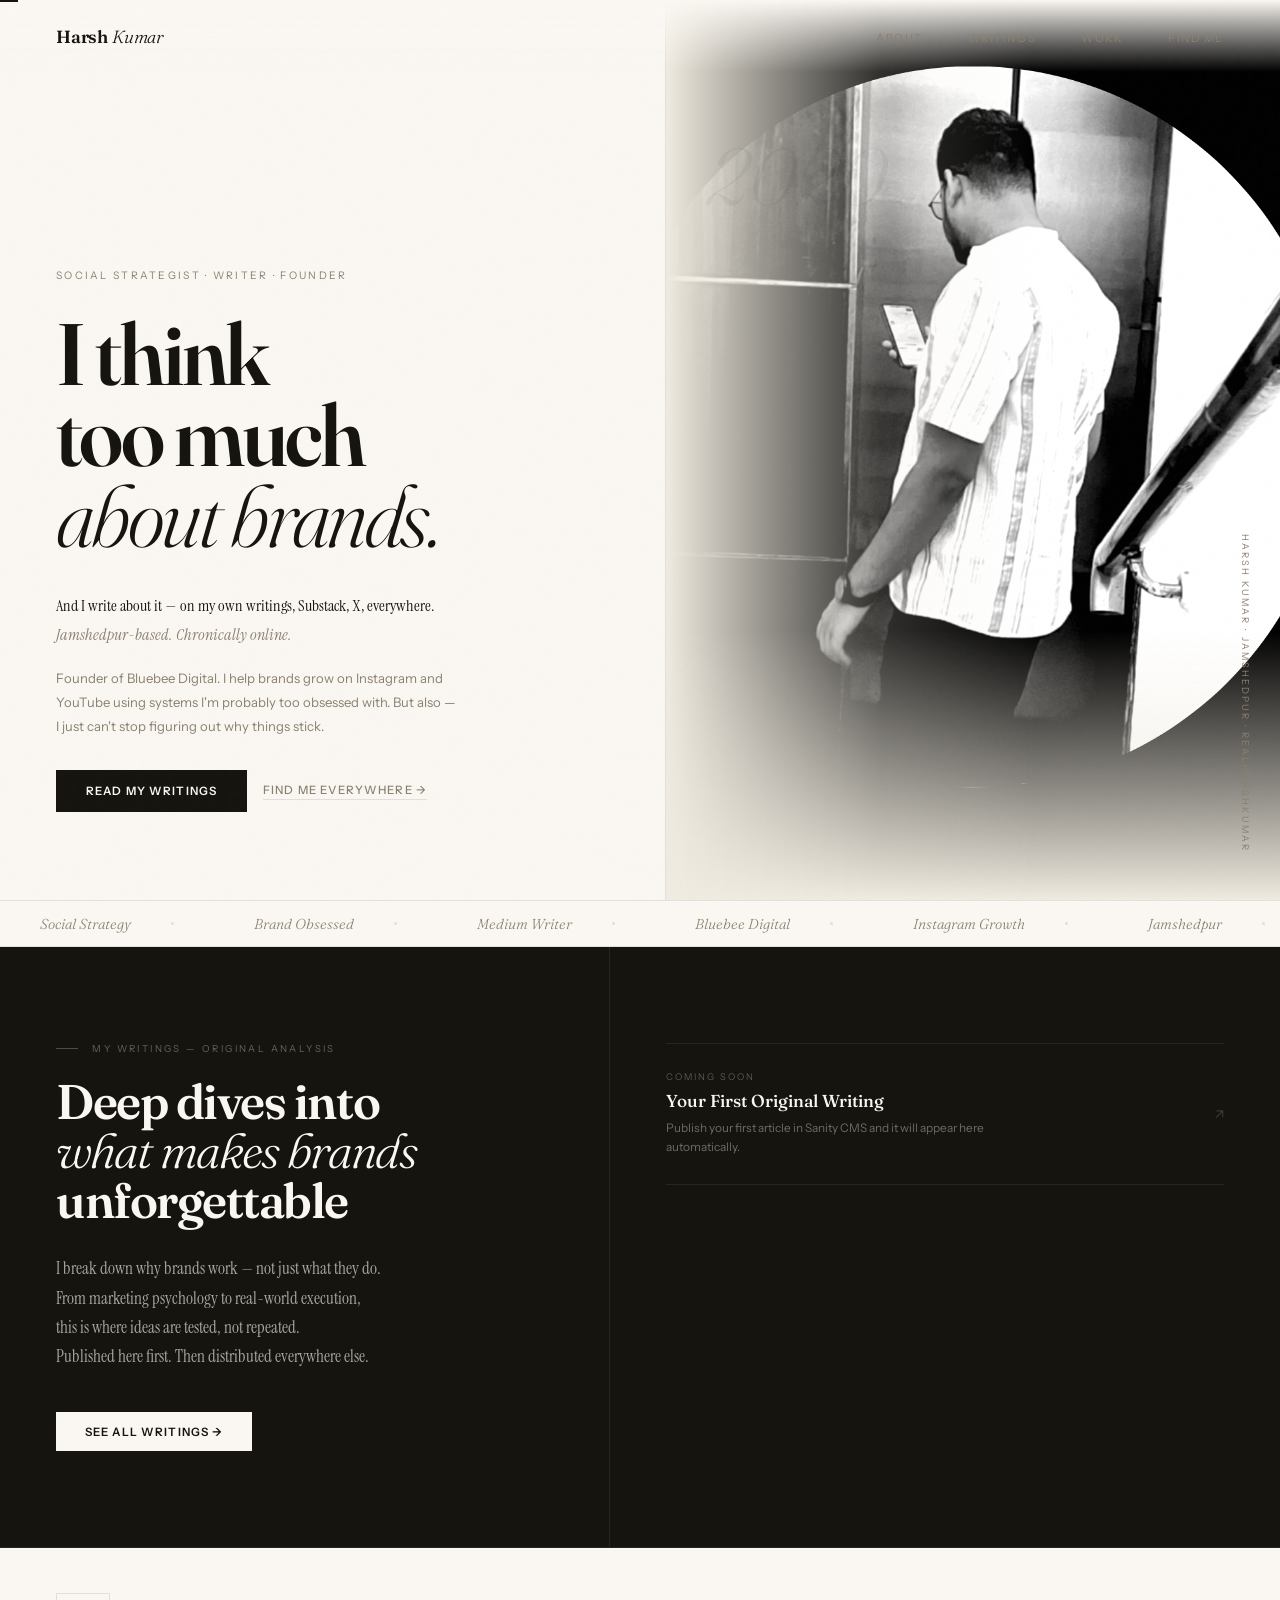
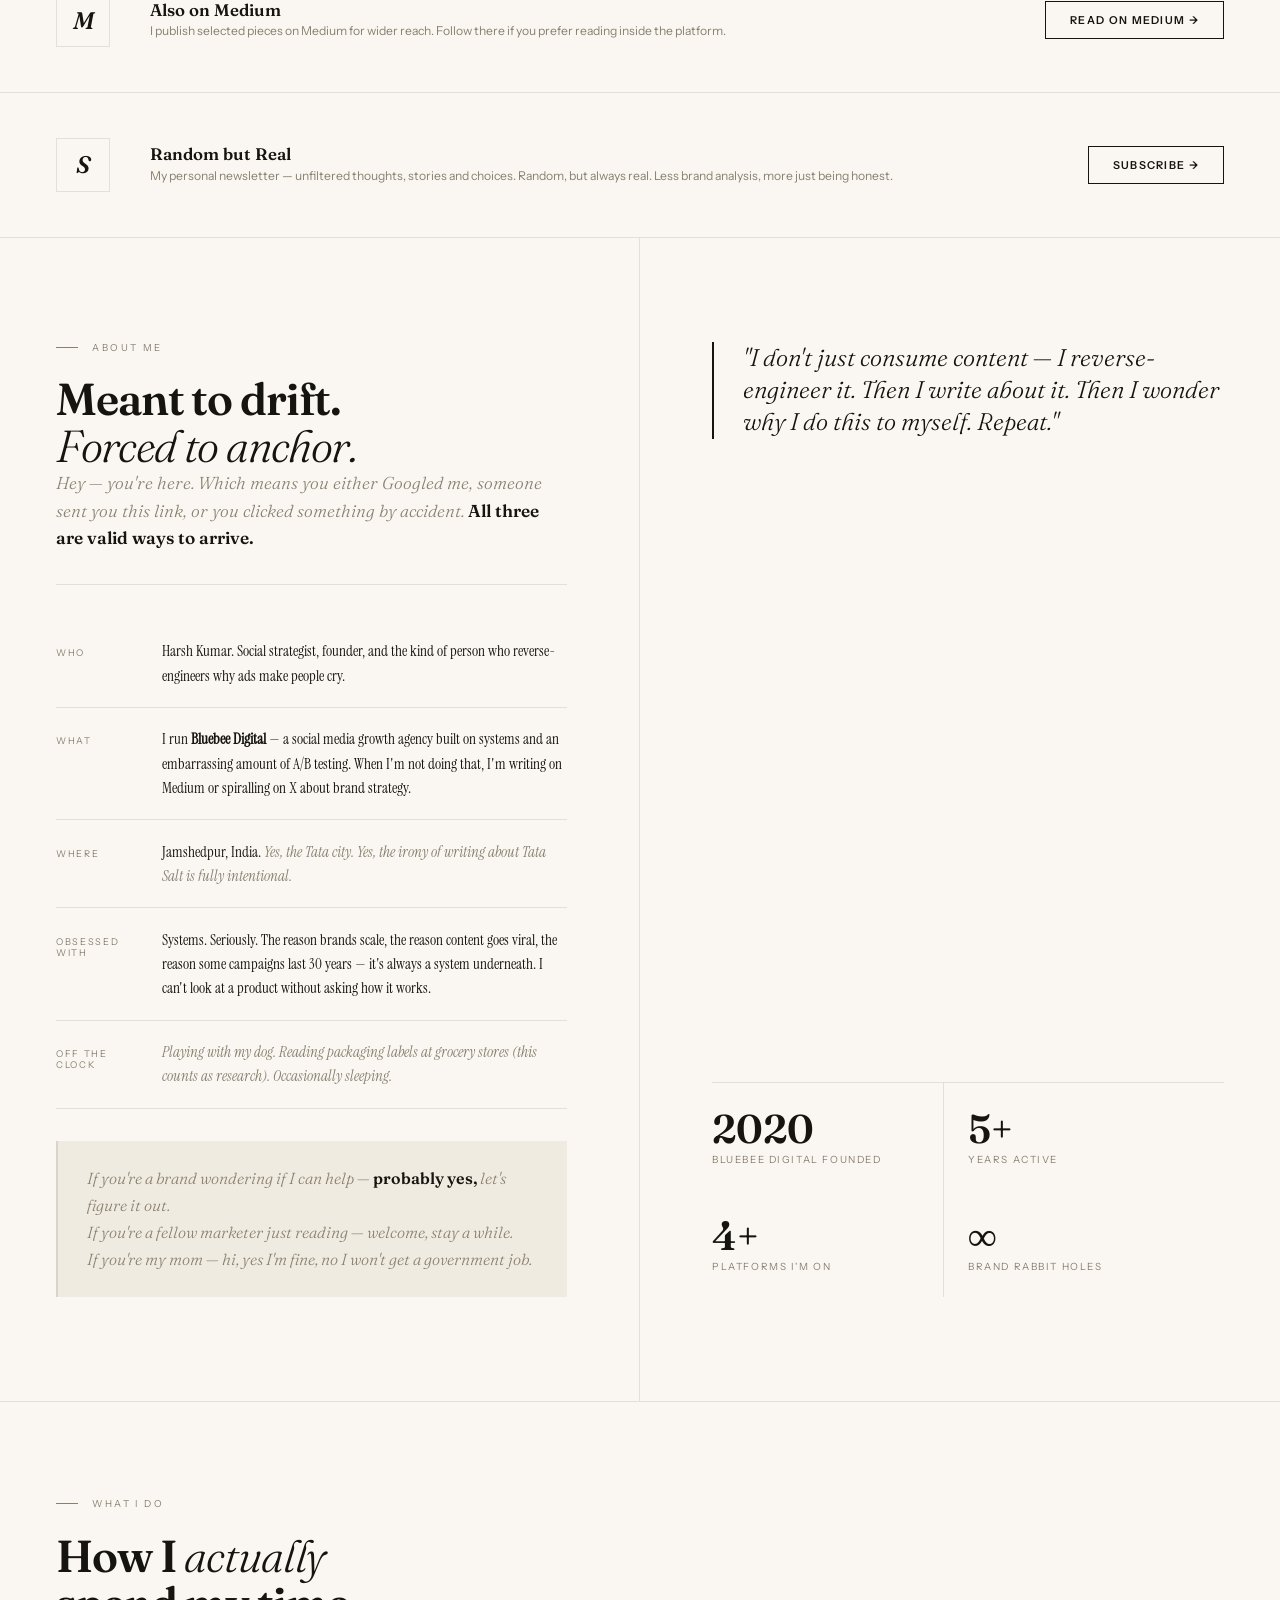
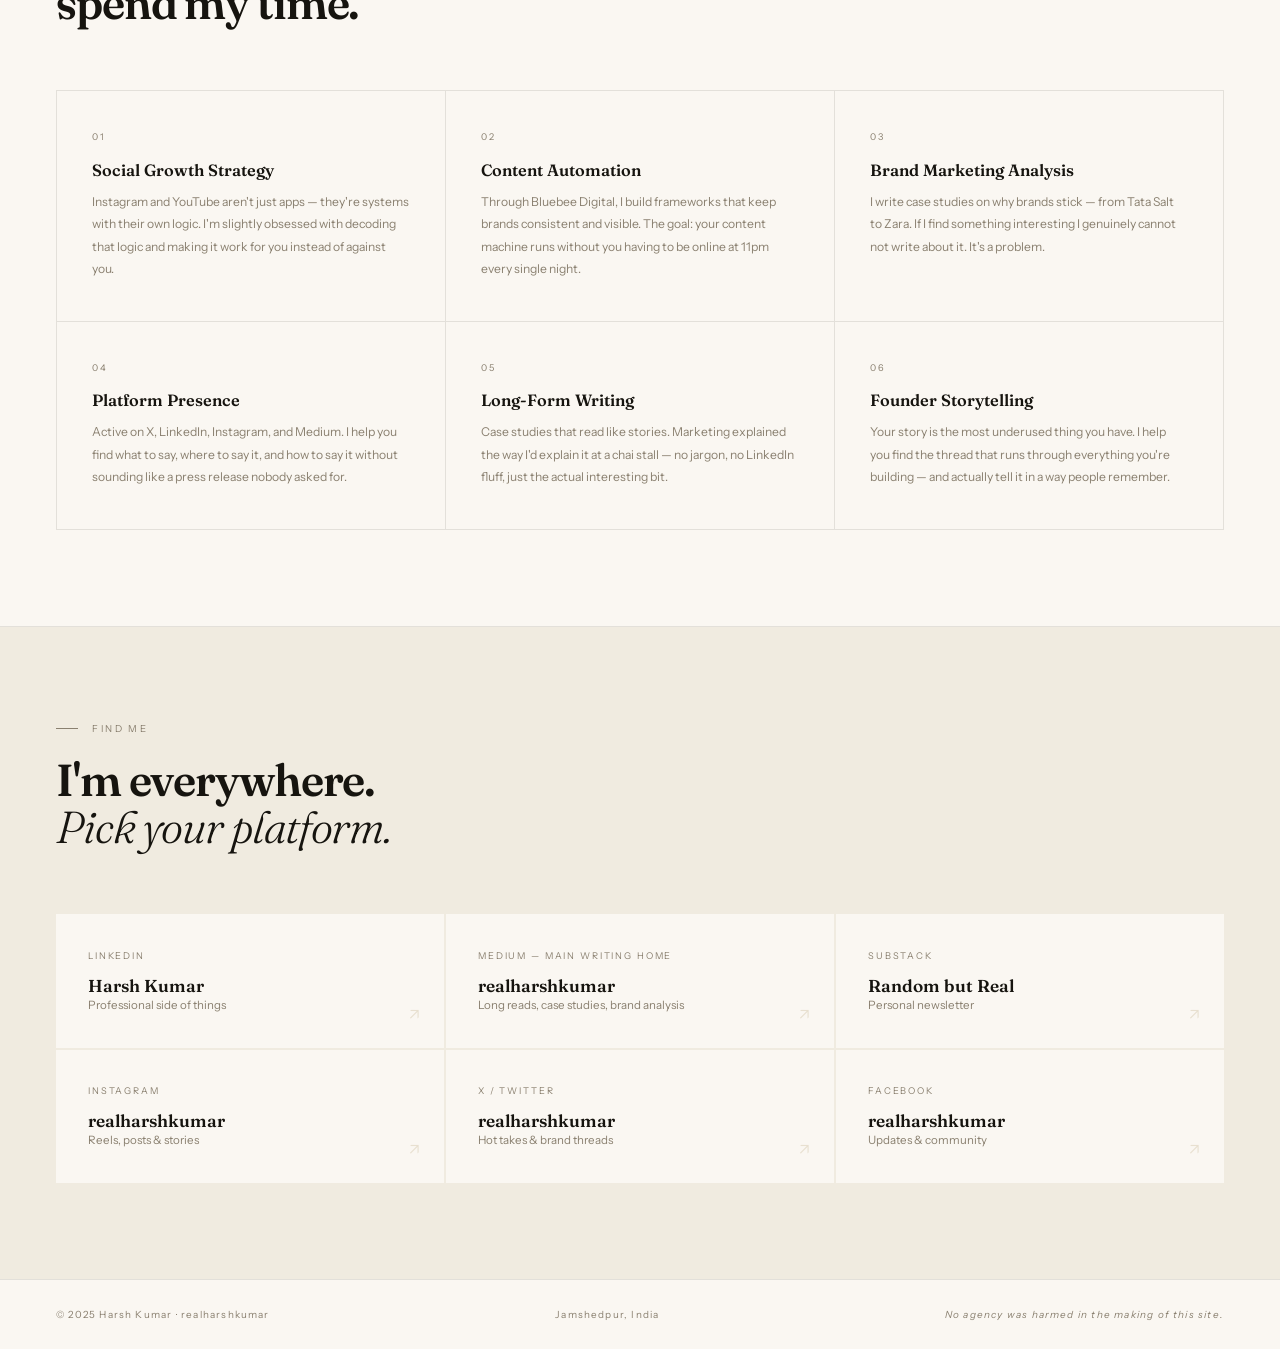
<file: index-FINAL.html>
<!DOCTYPE html>
<html lang="en">
<head>
  <meta charset="UTF-8"/>
  <meta name="viewport" content="width=device-width, initial-scale=1.0"/>
  <meta name="description" content="Harsh Kumar - Digital marketer specializing in Instagram & YouTube growth, content strategy, and marketing automation. Based in India.">

<script type="application/ld+json">
{
  "@context": "https://schema.org",
  "@type": "Person",
  "name": "Harsh Kumar",
  "url": "https://realharshkumar.com",
  "sameAs": [
    "https://twitter.com/realharshkumar",
    "https://instagram.com/realharshkumar"
  ]
}
</script>
  <title>Harsh Kumar — realharshkumar</title>
  <link rel="icon" type="image/png" href="/favicon.png">
  <link rel="shortcut icon" href="/favicon.ico">
  <link rel="preconnect" href="https://fonts.googleapis.com"/>
  <link href="https://fonts.googleapis.com/css2?family=Fraunces:ital,opsz,wght@0,9..144,300;0,9..144,400;0,9..144,600;0,9..144,700;1,9..144,300;1,9..144,400;1,9..144,600;1,9..144,700&family=Instrument+Sans:wght@400;500;600&family=Instrument+Serif:ital@0;1&display=swap" rel="stylesheet"/>
  <style>
    *,*::before,*::after{margin:0;padding:0;box-sizing:border-box;}
    :root{
      --bg:#faf7f2;
      --ink:#16140f;
      --mid:#8a8070;
      --pale:#f0ebe0;
      --warm:#e8e0d0;
      --red:#bf3517;
      --rule:rgba(22,20,15,0.1);
    }
    html{scroll-behavior:smooth;}
    body{
      background:var(--bg);
      color:var(--ink);
      font-family:'Instrument Sans',sans-serif;
      overflow-x:hidden;
      cursor:none;
    }

    /* ── CURSOR: underline beam ── */
    .ucursor{
      position:fixed;
      width:18px;height:2px;
      background:var(--ink);
      pointer-events:none;z-index:9999;
      top:0;left:0;
      transition:width 0.2s,background 0.2s;
    }
    .ucursor.hover{width:34px;background:var(--red);}
    
    /* White cursor in dark sections - ALWAYS WHITE */
    .medium-wrap .ucursor,
    #writings .ucursor,
    footer .ucursor {
      background:rgba(250,247,242,0.95) !important;
    }
    .medium-wrap .ucursor.hover,
    #writings .ucursor.hover,
    footer .ucursor.hover {
      background:var(--red) !important;
    }

    /* ── GRAIN ── */
    body::after{
      content:'';position:fixed;inset:0;
      background-image:url("data:image/svg+xml,%3Csvg viewBox='0 0 200 200' xmlns='http://www.w3.org/2000/svg'%3E%3Cfilter id='n'%3E%3CfeTurbulence type='fractalNoise' baseFrequency='0.8' numOctaves='4' stitchTiles='stitch'/%3E%3C/filter%3E%3Crect width='100%25' height='100%25' filter='url(%23n)' opacity='0.025'/%3E%3C/svg%3E");
      pointer-events:none;z-index:900;opacity:0.55;
    }

    /* ── NAV ── */
    nav{
      position:fixed;top:0;left:0;right:0;z-index:500;
      display:flex;justify-content:space-between;align-items:center;
      padding:1.6rem 3.5rem;
      background:linear-gradient(var(--bg),transparent);
    }
    .nav-sig{
      font-family:'Fraunces',serif;
      font-size:1.1rem;font-weight:300;font-style:italic;
      color:var(--ink);text-decoration:none;letter-spacing:-0.01em;
    }
    .nav-sig strong{font-weight:600;font-style:normal;}
    .nav-links{display:flex;gap:2.8rem;list-style:none;}
    .nav-links a{
      font-size:0.7rem;letter-spacing:0.14em;text-transform:uppercase;
      color:var(--mid);text-decoration:none;transition:color 0.2s;
    }
    .nav-links a:hover{color:var(--ink);}

    /* ── HERO ── */
    .hero{
      min-height:100vh;
      display:grid;grid-template-columns:52% 48%;
      position:relative;overflow:hidden;
    }
    .hero-left{
      display:flex;flex-direction:column;justify-content:flex-end;
      padding:8rem 4.5rem 5.5rem 3.5rem;
      border-right:1px solid var(--rule);
      position:relative;z-index:2;
    }
    .hero-kicker{
      font-size:0.65rem;letter-spacing:0.22em;text-transform:uppercase;
      color:var(--mid);margin-bottom:2rem;
      opacity:0;animation:up 0.7s 0.15s forwards;
    }
    .hero-h1{
      font-family:'Fraunces',serif;
      font-size:clamp(3.8rem,6.8vw,6.8rem);
      font-weight:600;line-height:0.93;letter-spacing:-0.03em;
      color:var(--ink);
      opacity:0;animation:up 0.8s 0.28s forwards;
    }
    .hero-h1 .ital{font-style:italic;font-weight:300;}
    .hero-intro{
      margin-top:2.2rem;
      font-size:1.02rem;line-height:1.75;
      color:var(--ink);font-family:'Instrument Serif',serif;
      max-width:430px;
      opacity:0;animation:up 0.8s 0.46s forwards;
    }
    .hero-intro em{font-style:italic;color:var(--mid);}
    .hero-sub{
      margin-top:1rem;
      font-size:0.82rem;line-height:1.85;color:var(--mid);
      max-width:400px;
      opacity:0;animation:up 0.8s 0.58s forwards;
    }



    .hero-actions{
      display:flex;gap:1rem;margin-top:2rem;align-items:center;
      opacity:0;animation:up 0.8s 0.78s forwards;
    }
    .btn-dark{
      font-size:0.72rem;font-weight:600;letter-spacing:0.1em;text-transform:uppercase;
      background:var(--ink);color:var(--bg);
      text-decoration:none;padding:0.8rem 1.8rem;
      border:1.5px solid var(--ink);
      transition:background 0.25s,color 0.25s,transform 0.15s,box-shadow 0.25s;
      box-shadow:0 2px 12px rgba(22,20,15,0);
    }
    .btn-dark:hover{background:var(--red);border-color:var(--red);transform:translateY(-2px);box-shadow:0 6px 20px rgba(191,53,23,0.25);}
    .btn-line{
      font-size:0.72rem;font-weight:500;letter-spacing:0.1em;text-transform:uppercase;
      color:var(--mid);text-decoration:none;
      border-bottom:1px solid var(--rule);padding-bottom:0.15rem;
      transition:color 0.2s,border-color 0.2s;
    }
    .btn-line:hover{color:var(--ink);border-color:var(--ink);}

    /* hero photo */
    .hero-right{position:relative;overflow:hidden;background:var(--pale);}
    .hero-img{
      position:absolute;inset:0;
      background-size:cover;background-position:center 15%;
      filter:grayscale(15%) contrast(1.08);
      opacity:0;animation:fadein 1.3s 0.35s forwards;
    }
    .hero-img-grad{
      position:absolute;inset:0;
      background:linear-gradient(to right,var(--pale) 0%,rgba(240,235,224,0.2) 35%,transparent 60%),
                 linear-gradient(to top,var(--pale) 0%,transparent 30%);
    }
    .hero-side-text{
      position:absolute;bottom:3rem;right:0;
      font-size:0.58rem;letter-spacing:0.22em;text-transform:uppercase;
      color:var(--mid);writing-mode:vertical-rl;
      padding-right:1.8rem;
      opacity:0;animation:fadein 1s 1.3s forwards;
    }
    .hero-year{
      position:absolute;top:8.5rem;left:2.5rem;
      font-family:'Fraunces',serif;
      font-size:5rem;font-weight:300;font-style:italic;
      color:rgba(22,20,15,0.05);line-height:1;
      user-select:none;
    }

    /* ── MARQUEE ── */
    .marquee{
      border-top:1px solid var(--rule);border-bottom:1px solid var(--rule);
      overflow:hidden;padding:0.85rem 0;
    }
    .marquee-inner{
      display:flex;gap:0;width:max-content;
      animation:scroll 28s linear infinite;
    }
    .marquee-piece{
      font-family:'Fraunces',serif;font-style:italic;
      font-size:0.9rem;font-weight:300;color:var(--mid);
      padding:0 2.5rem;white-space:nowrap;
      display:flex;align-items:center;gap:2.5rem;
    }
    .marquee-sep{width:3px;height:3px;background:var(--rule);border-radius:50%;}
    @keyframes scroll{from{transform:translateX(0)}to{transform:translateX(-50%)}}

    /* ── SHARED ── */
    .sec-eye{
      font-size:0.6rem;letter-spacing:0.25em;text-transform:uppercase;
      color:var(--mid);display:flex;align-items:center;gap:0.9rem;
      margin-bottom:1.4rem;
    }
    .sec-eye::before{content:'';display:block;width:22px;height:1px;background:var(--mid);}
    .sec-h{
      font-family:'Fraunces',serif;
      font-size:clamp(2rem,3.5vw,3.2rem);font-weight:600;
      line-height:1.05;letter-spacing:-0.025em;color:var(--ink);
    }
    .sec-h em{font-style:italic;font-weight:300;}

    /* ── MEDIUM SECTION ── */
    .medium-wrap{background:var(--ink);color:var(--bg);}
    .medium-top{
      display:grid;grid-template-columns:1fr 1.1fr;
      border-bottom:1px solid rgba(255,255,255,0.07);
    }
    .medium-left{
      padding:6rem 4rem 6rem 3.5rem;
      border-right:1px solid rgba(255,255,255,0.07);
      position:relative;overflow:hidden;
    }
    .medium-watermark{
      position:absolute;right:-0.08em;bottom:-0.15em;
      font-family:'Fraunces',serif;font-size:22rem;font-weight:700;
      line-height:1;color:rgba(255,255,255,0.03);
      user-select:none;pointer-events:none;letter-spacing:-0.05em;
    }
    .medium-eye{
      font-size:0.6rem;letter-spacing:0.25em;text-transform:uppercase;
      color:rgba(250,247,242,0.35);margin-bottom:1.4rem;
      display:flex;align-items:center;gap:0.9rem;
    }
    .medium-eye::before{content:'';display:block;width:22px;height:1px;background:rgba(250,247,242,0.25);}
    .medium-h{
      font-family:'Fraunces',serif;
      font-size:clamp(2.2rem,3.8vw,3.8rem);font-weight:600;
      line-height:1.02;letter-spacing:-0.03em;color:var(--bg);
    }
    .medium-h em{font-style:italic;font-weight:300;}
    .medium-voice{
      margin-top:1.8rem;
      font-family:'Instrument Serif',serif;font-size:1.05rem;line-height:1.75;
      color:rgba(250,247,242,0.65);max-width:400px;
    }
    .medium-voice em{font-style:italic;color:rgba(250,247,242,0.45);}
    .medium-cta{
      display:inline-flex;align-items:center;gap:0.8rem;
      margin-top:2.5rem;
      font-size:0.72rem;font-weight:600;letter-spacing:0.1em;text-transform:uppercase;
      background:var(--bg);color:var(--ink);
      text-decoration:none;padding:0.8rem 1.8rem;
      transition:background 0.2s,transform 0.15s,box-shadow 0.2s;
      box-shadow:0 0 0 rgba(0,0,0,0);
    }
    .medium-cta:hover{background:#e0dbd3;transform:translateY(-2px);box-shadow:0 8px 24px rgba(0,0,0,0.2);}
    .medium-right{padding:6rem 3.5rem;}
    .medium-articles{display:flex;flex-direction:column;}
    .m-art{
      display:block;text-decoration:none;
      padding:1.7rem 0;
      border-bottom:1px solid rgba(255,255,255,0.07);
      transition:padding-left 0.3s,background 0.2s;position:relative;
    }
    .m-art:first-child{border-top:1px solid rgba(255,255,255,0.07);}
    .m-art:hover{padding-left:0.9rem;}
    .m-tag{
      font-size:0.58rem;letter-spacing:0.22em;text-transform:uppercase;
      color:rgba(250,247,242,0.3);margin-bottom:0.45rem;
    }
    .m-title{
      font-family:'Fraunces',serif;font-size:1.08rem;font-weight:500;
      color:var(--bg);line-height:1.3;
    }
    .m-bio{
      font-size:0.74rem;line-height:1.6;color:rgba(250,247,242,0.38);
      margin-top:0.45rem;max-width:380px;
    }
    .m-arrow{
      position:absolute;right:0;top:50%;transform:translateY(-50%);
      font-size:0.85rem;color:rgba(250,247,242,0.2);
      transition:color 0.2s,transform 0.2s;
    }
    .m-art:hover .m-arrow{color:rgba(250,247,242,0.7);transform:translate(4px,calc(-50% - 3px));}
    .medium-stats{
      display:grid;grid-template-columns:repeat(3,1fr);
      border-top:1px solid rgba(255,255,255,0.07);
    }
    .mstat{
      padding:2.5rem 3.5rem;
      border-right:1px solid rgba(255,255,255,0.07);
    }
    .mstat:last-child{border-right:none;}
    .mstat-n{
      font-family:'Fraunces',serif;font-size:2.6rem;font-weight:600;
      color:var(--bg);line-height:1;
    }
    .mstat-l{font-size:0.65rem;letter-spacing:0.15em;text-transform:uppercase;color:rgba(250,247,242,0.35);margin-top:0.35rem;}

    /* ── SUBSTACK STRIP ── */
    .substack-strip{
      display:grid;grid-template-columns:auto 1fr auto;
      align-items:center;gap:2.5rem;
      padding:2.8rem 3.5rem;
      border-bottom:1px solid var(--rule);
      transition:background 0.2s;
    }
    .substack-strip:hover{background:var(--pale);}
    .ss-glyph{
      font-family:'Fraunces',serif;font-size:1.5rem;font-weight:600;font-style:italic;
      width:54px;height:54px;border:1px solid var(--rule);
      display:flex;align-items:center;justify-content:center;
      color:var(--ink);flex-shrink:0;
      transition:background 0.2s,color 0.2s;
    }
    .substack-strip:hover .ss-glyph{background:var(--ink);color:var(--bg);}
    .ss-name{font-family:'Fraunces',serif;font-size:1.05rem;font-weight:600;color:var(--ink);}
    .ss-desc{font-size:0.76rem;color:var(--mid);margin-top:0.15rem;line-height:1.5;}
    .ss-btn{
      font-size:0.68rem;font-weight:600;letter-spacing:0.12em;text-transform:uppercase;
      border:1.5px solid var(--ink);color:var(--ink);
      text-decoration:none;padding:0.7rem 1.5rem;white-space:nowrap;
      flex-shrink:0;transition:background 0.2s,color 0.2s,box-shadow 0.2s;
    }
    .ss-btn:hover{background:var(--ink);color:var(--bg);box-shadow:0 4px 16px rgba(22,20,15,0.15);}

    /* ── ABOUT ── */
    .about{
      display:grid;grid-template-columns:1fr 1fr;gap:0;
      border-bottom:1px solid var(--rule);
    }
    .about-l{
      padding:6.5rem 4.5rem 6.5rem 3.5rem;
      border-right:1px solid var(--rule);
    }
    .about-r{
      padding:6.5rem 3.5rem 6.5rem 4.5rem;
      display:flex;flex-direction:column;justify-content:space-between;
    }
    .about-visitor-line{
      font-family:'Fraunces',serif;font-style:italic;font-weight:300;
      font-size:1.08rem;color:var(--mid);margin-bottom:2.2rem;line-height:1.6;
      padding-bottom:2rem;border-bottom:1px solid var(--rule);
    }
    .about-visitor-line strong{font-style:normal;font-weight:600;color:var(--ink);}
    .about-who-block{
      margin-top:2rem;display:flex;flex-direction:column;gap:0;
    }
    .who-row{
      display:grid;grid-template-columns:90px 1fr;
      padding:1.2rem 0;border-bottom:1px solid var(--rule);
      align-items:baseline;gap:1rem;
    }
    .who-label{
      font-size:0.58rem;letter-spacing:0.18em;text-transform:uppercase;
      color:var(--mid);padding-top:0.1rem;
    }
    .who-val{
      font-family:'Instrument Serif',serif;font-size:0.95rem;line-height:1.6;
      color:var(--ink);
    }
    .who-val em{font-style:italic;color:var(--mid);}
    .who-val strong{font-style:normal;font-weight:600;}
    .about-fourth-wall{
      margin-top:2rem;
      font-family:'Fraunces',serif;font-size:1.0rem;font-weight:300;font-style:italic;
      color:var(--mid);line-height:1.7;
      padding:1.5rem 1.8rem;background:var(--pale);
      border-left:2px solid var(--rule);
    }
    .about-fourth-wall strong{font-style:normal;font-weight:600;color:var(--ink);}
    .pull{
      font-family:'Fraunces',serif;font-size:1.5rem;font-weight:300;font-style:italic;
      line-height:1.35;color:var(--ink);
      border-left:2px solid var(--ink);padding-left:1.8rem;
    }
    .stats-row{
      display:grid;grid-template-columns:1fr 1fr;
      border-top:1px solid var(--rule);margin-top:3rem;
    }
    .st{padding:1.6rem 0;}
    .st:nth-child(odd){border-right:1px solid var(--rule);padding-right:1.5rem;margin-right:1.5rem;}
    .st-n{font-family:'Fraunces',serif;font-size:2.5rem;font-weight:600;line-height:1;}
    .st-l{font-size:0.62rem;letter-spacing:0.16em;text-transform:uppercase;color:var(--mid);margin-top:0.25rem;}

    /* ── EXPERTISE ── */
    .expertise{padding:6rem 3.5rem;border-bottom:1px solid var(--rule);}
    .ex-grid{
      display:grid;grid-template-columns:repeat(3,1fr);
      border-top:1px solid var(--rule);border-left:1px solid var(--rule);
      margin-top:4rem;
    }
    .ex{
      padding:2.5rem 2.2rem;
      border-right:1px solid var(--rule);border-bottom:1px solid var(--rule);
      transition:background 0.25s,box-shadow 0.25s;
      position:relative;
    }
    .ex::before{
      content:'';position:absolute;top:0;left:0;right:0;height:2px;
      background:var(--red);transform:scaleX(0);transform-origin:left;
      transition:transform 0.35s cubic-bezier(0.22,0.61,0.36,1);
    }
    .ex:hover{background:var(--pale);}
    .ex:hover::before{transform:scaleX(1);}
    .ex-n{font-size:0.58rem;letter-spacing:0.18em;color:var(--mid);margin-bottom:1.1rem;}
    .ex-t{font-family:'Fraunces',serif;font-size:1.02rem;font-weight:600;color:var(--ink);margin-bottom:0.7rem;}
    .ex-b{font-size:0.76rem;line-height:1.85;color:var(--mid);}

    /* ── CONNECT ── */
    .connect{padding:6rem 3.5rem;background:var(--pale);}
    .c-grid{
      display:grid;grid-template-columns:repeat(3,1fr);
      gap:2px;margin-top:4rem;
    }
    .c-card{
      background:var(--bg);padding:2.2rem 2rem;
      text-decoration:none;display:block;
      transition:background 0.2s,transform 0.15s,box-shadow 0.2s;position:relative;
    }
    .c-card:hover{background:var(--ink);transform:translateY(-3px);box-shadow:0 12px 32px rgba(22,20,15,0.15);}
    .c-lbl{
      font-size:0.58rem;letter-spacing:0.2em;text-transform:uppercase;
      color:var(--mid);margin-bottom:0.9rem;display:block;transition:color 0.2s;
    }
    .c-card:hover .c-lbl{color:rgba(250,247,242,0.35);}
    .c-name{
      font-family:'Fraunces',serif;font-size:1.08rem;font-weight:600;
      color:var(--ink);display:block;transition:color 0.2s;
    }
    .c-card:hover .c-name{color:var(--bg);}
    .c-handle{font-size:0.72rem;color:var(--mid);display:block;margin-top:0.15rem;transition:color 0.2s;}
    .c-card:hover .c-handle{color:rgba(250,247,242,0.4);}
    .c-arr{position:absolute;bottom:1.5rem;right:1.5rem;font-size:1rem;color:var(--warm);transition:transform 0.2s,color 0.2s;}
    .c-card:hover .c-arr{transform:translate(3px,-3px);color:rgba(250,247,242,0.4);}

    /* ── FOOTER ── */
    footer{
      display:flex;justify-content:space-between;align-items:center;
      padding:1.8rem 3.5rem;border-top:1px solid var(--rule);
      font-size:0.62rem;letter-spacing:0.12em;color:var(--mid);
    }

    /* ── ANIMATIONS ── */
    @keyframes up{from{opacity:0;transform:translateY(22px)}to{opacity:1;transform:none}}
    @keyframes fadein{from{opacity:0}to{opacity:1}}
    .r{opacity:0;transform:translateY(26px);transition:opacity 0.75s ease,transform 0.75s ease;}
    .r.on{opacity:1;transform:none;}
    .d1{transition-delay:0.1s}.d2{transition-delay:0.2s}.d3{transition-delay:0.32s}

    /* ── MOBILE ── */
    @media(max-width:768px){
      html,body{overflow-x:hidden;max-width:100vw;}
      nav{padding:1.2rem 1.4rem;}
      .nav-links{display:none;}
      .hero{grid-template-columns:1fr;min-height:auto;}
      .hero-left{padding:6rem 1.4rem 3rem;border-right:none;width:100%;}
      .hero-right{height:65vw;width:100%;}
      .hero-h1{font-size:clamp(2.8rem,11vw,4rem);}
      .marquee-piece{font-size:0.78rem;padding:0 1.5rem;}
      .medium-top{grid-template-columns:1fr;}
      .medium-left{padding:4rem 1.4rem 3rem;}
      .medium-right{padding:2rem 1.4rem 4rem;}
      .medium-stats{grid-template-columns:1fr 1fr 1fr;}
      .mstat{padding:2rem 1.4rem;}
      .substack-strip{grid-template-columns:auto 1fr;padding:2rem 1.4rem;}
      .ss-btn{display:none;}
      .about{grid-template-columns:1fr;}
      .about-l{padding:4rem 1.4rem 2rem;border-right:none;border-bottom:1px solid var(--rule);}
      .about-r{padding:2rem 1.4rem 4rem;}
      .who-row{grid-template-columns:80px 1fr;}
      .expertise{padding:4rem 1.4rem;}
      .ex-grid{grid-template-columns:1fr;}
      .connect{padding:4rem 1.4rem;}
      .c-grid{grid-template-columns:1fr;}
      footer{flex-direction:column;gap:0.4rem;text-align:center;padding:1.4rem;}
    }
  </style>
</head>
<body>

<div class="ucursor" id="uc"></div>

<!-- NAV -->
<nav>
  <a href="#" class="nav-sig"><strong>Harsh</strong> Kumar</a>
  <ul class="nav-links">
    <li><a href="#about">About</a></li>
    <li><a href="#writings">Writings</a></li>
    <li><a href="#work">Work</a></li>
    <li><a href="#connect">Find me</a></li>
  </ul>
</nav>

<!-- HERO -->
<section class="hero">
  <div class="hero-left">
    <p class="hero-kicker">Social Strategist · Writer · Founder</p>
    <h1 class="hero-h1">I think<br>too much<br><span class="ital">about brands.</span></h1>
    <p class="hero-intro">
      And I write about it — on my own writings, Substack, X, everywhere.<br>
      <em>Jamshedpur-based. Chronically online.</em>
    </p>
    <p class="hero-sub">
      Founder of Bluebee Digital. I help brands grow on Instagram and YouTube using systems I'm probably too obsessed with. But also — I just can't stop figuring out why things stick.
    </p>

    <div class="hero-actions">
      <a href="#writings" class="btn-dark">Read my writings</a>
      <a href="#connect" class="btn-line">Find me everywhere →</a>
    </div>
  </div>
  <div class="hero-right">
    <div class="hero-img" id="heroImg"></div>
    <div class="hero-img-grad"></div>
    <div class="hero-year">2020</div>
    <div class="hero-side-text">Harsh Kumar · Jamshedpur · realharshkumar</div>
  </div>
</section>

<!-- MARQUEE -->
<div class="marquee">
  <div class="marquee-inner">
    <span class="marquee-piece">Social Strategy <span class="marquee-sep"></span></span>
    <span class="marquee-piece">Brand Obsessed <span class="marquee-sep"></span></span>
    <span class="marquee-piece">Medium Writer <span class="marquee-sep"></span></span>
    <span class="marquee-piece">Bluebee Digital <span class="marquee-sep"></span></span>
    <span class="marquee-piece">Instagram Growth <span class="marquee-sep"></span></span>
    <span class="marquee-piece">Jamshedpur <span class="marquee-sep"></span></span>
    <span class="marquee-piece">Random but Real <span class="marquee-sep"></span></span>
    <span class="marquee-piece">Content Systems <span class="marquee-sep"></span></span>
    <span class="marquee-piece">Social Strategy <span class="marquee-sep"></span></span>
    <span class="marquee-piece">Brand Obsessed <span class="marquee-sep"></span></span>
    <span class="marquee-piece">Medium Writer <span class="marquee-sep"></span></span>
    <span class="marquee-piece">Bluebee Digital <span class="marquee-sep"></span></span>
    <span class="marquee-piece">Instagram Growth <span class="marquee-sep"></span></span>
    <span class="marquee-piece">Jamshedpur <span class="marquee-sep"></span></span>
    <span class="marquee-piece">Random but Real <span class="marquee-sep"></span></span>
    <span class="marquee-piece">Content Systems <span class="marquee-sep"></span></span>
  </div>
</div>

<!-- WRITINGS -->
<section class="medium-wrap" id="writings">
  <div class="medium-top">
    <div class="medium-left r">
      <div class="medium-watermark" style="opacity:0;"></div>
      <p class="medium-eye">My Writings — Original Analysis</p>
      <h2 class="medium-h">Deep dives into<br><em>what makes brands</em><br>unforgettable</h2>
      <p class="medium-voice">
        I break down why brands work — not just what they do.<br>From marketing psychology to real-world execution,<br>this is where ideas are tested, not repeated.<br>Published here first. Then distributed everywhere else.
      </p>
      <a href="/writings" class="medium-cta">See all writings →</a>
    </div>
    <div class="medium-right r d1">
      <div class="medium-articles" id="latestWritings">
        <!-- Latest writings load here from Sanity -->
        <p style="color:rgba(250,247,242,0.5);padding:2rem;text-align:center;">Loading latest writings...</p>
      </div>
    </div>
  </div>
</section>

<!-- MEDIUM -->
<div class="substack-strip r">
  <div class="ss-glyph">M</div>
  <div class="ss-body">
    <div class="ss-name">Also on Medium</div>
    <div class="ss-desc">I publish selected pieces on Medium for wider reach. Follow there if you prefer reading inside the platform.</div>
  </div>
  <a href="https://medium.com/@realharshkumar" target="_blank" class="ss-btn">Read on Medium →</a>
</div>

<!-- SUBSTACK -->
<div class="substack-strip r">
  <div class="ss-glyph">S</div>
  <div class="ss-body">
    <div class="ss-name">Random but Real</div>
    <div class="ss-desc">My personal newsletter — unfiltered thoughts, stories and choices. Random, but always real. Less brand analysis, more just being honest.</div>
  </div>
  <a href="https://realharshkumar.substack.com/" target="_blank" class="ss-btn">Subscribe →</a>
</div>

<!-- ABOUT -->
<section class="about" id="about">
  <div class="about-l r">
    <p class="sec-eye">About me</p>
    <h2 class="sec-h">Meant to drift.<br><em>Forced to anchor.</em></h2>

    <p class="about-visitor-line">
      Hey — you're here. Which means you either Googled me, someone sent you this link, or you clicked something by accident. <strong>All three are valid ways to arrive.</strong>
    </p>

    <div class="about-who-block">
      <div class="who-row">
        <span class="who-label">Who</span>
        <span class="who-val">Harsh Kumar. Social strategist, founder, and the kind of person who reverse-engineers why ads make people cry.</span>
      </div>
      <div class="who-row">
        <span class="who-label">What</span>
        <span class="who-val">I run <strong>Bluebee Digital</strong> — a social media growth agency built on systems and an embarrassing amount of A/B testing. When I'm not doing that, I'm writing on Medium or spiralling on X about brand strategy.</span>
      </div>
      <div class="who-row">
        <span class="who-label">Where</span>
        <span class="who-val">Jamshedpur, India. <em>Yes, the Tata city. Yes, the irony of writing about Tata Salt is fully intentional.</em></span>
      </div>
      <div class="who-row">
        <span class="who-label">Obsessed with</span>
        <span class="who-val">Systems. Seriously. The reason brands scale, the reason content goes viral, the reason some campaigns last 30 years — it's always a system underneath. I can't look at a product without asking how it works.</span>
      </div>
      <div class="who-row">
        <span class="who-label">Off the clock</span>
        <span class="who-val"><em>Playing with my dog. Reading packaging labels at grocery stores (this counts as research). Occasionally sleeping.</em></span>
      </div>
    </div>

    <div class="about-fourth-wall">
      If you're a brand wondering if I can help — <strong>probably yes,</strong> let's figure it out.<br>
      If you're a fellow marketer just reading — welcome, stay a while.<br>
      If you're my mom — hi, yes I'm fine, no I won't get a government job.
    </div>
  </div>

  <div class="about-r r d2">
    <blockquote class="pull">
      "I don't just consume content — I reverse-engineer it. Then I write about it. Then I wonder why I do this to myself. Repeat."
    </blockquote>
    <div class="stats-row">
      <div class="st">
        <div class="st-n">2020</div>
        <div class="st-l">Bluebee Digital founded</div>
      </div>
      <div class="st">
        <div class="st-n">5+</div>
        <div class="st-l">Years active</div>
      </div>
      <div class="st">
        <div class="st-n">4+</div>
        <div class="st-l">Platforms I'm on</div>
      </div>
      <div class="st">
        <div class="st-n">∞</div>
        <div class="st-l">Brand rabbit holes</div>
      </div>
    </div>
  </div>
</section>

<!-- EXPERTISE -->
<section class="expertise" id="work">
  <p class="sec-eye r">What I do</p>
  <h2 class="sec-h r d1">How I <em>actually</em><br>spend my time.</h2>
  <div class="ex-grid">
    <div class="ex r">
      <div class="ex-n">01</div>
      <div class="ex-t">Social Growth Strategy</div>
      <div class="ex-b">Instagram and YouTube aren't just apps — they're systems with their own logic. I'm slightly obsessed with decoding that logic and making it work for you instead of against you.</div>
    </div>
    <div class="ex r d1">
      <div class="ex-n">02</div>
      <div class="ex-t">Content Automation</div>
      <div class="ex-b">Through Bluebee Digital, I build frameworks that keep brands consistent and visible. The goal: your content machine runs without you having to be online at 11pm every single night.</div>
    </div>
    <div class="ex r d2">
      <div class="ex-n">03</div>
      <div class="ex-t">Brand Marketing Analysis</div>
      <div class="ex-b">I write case studies on why brands stick — from Tata Salt to Zara. If I find something interesting I genuinely cannot not write about it. It's a problem.</div>
    </div>
    <div class="ex r">
      <div class="ex-n">04</div>
      <div class="ex-t">Platform Presence</div>
      <div class="ex-b">Active on X, LinkedIn, Instagram, and Medium. I help you find what to say, where to say it, and how to say it without sounding like a press release nobody asked for.</div>
    </div>
    <div class="ex r d1">
      <div class="ex-n">05</div>
      <div class="ex-t">Long-Form Writing</div>
      <div class="ex-b">Case studies that read like stories. Marketing explained the way I'd explain it at a chai stall — no jargon, no LinkedIn fluff, just the actual interesting bit.</div>
    </div>
    <div class="ex r d2">
      <div class="ex-n">06</div>
      <div class="ex-t">Founder Storytelling</div>
      <div class="ex-b">Your story is the most underused thing you have. I help you find the thread that runs through everything you're building — and actually tell it in a way people remember.</div>
    </div>
  </div>
</section>

<!-- CONNECT -->
<section class="connect" id="connect">
  <p class="sec-eye r">Find me</p>
  <h2 class="sec-h r d1">I'm everywhere.<br><em>Pick your platform.</em></h2>
  <div class="c-grid">
    <a href="https://www.linkedin.com/in/realharshkumar" target="_blank" class="c-card r">
      <span class="c-lbl">LinkedIn</span>
      <span class="c-name">Harsh Kumar</span>
      <span class="c-handle">Professional side of things</span>
      <span class="c-arr">↗</span>
    </a>
    <a href="https://realharshkumar.medium.com" target="_blank" class="c-card r d1">
      <span class="c-lbl">Medium — Main writing home</span>
      <span class="c-name">realharshkumar</span>
      <span class="c-handle">Long reads, case studies, brand analysis</span>
      <span class="c-arr">↗</span>
    </a>
    <a href="https://realharshkumar.substack.com/" target="_blank" class="c-card r d2">
      <span class="c-lbl">Substack</span>
      <span class="c-name">Random but Real</span>
      <span class="c-handle">Personal newsletter</span>
      <span class="c-arr">↗</span>
    </a>
    <a href="https://www.instagram.com/realharshkumar" target="_blank" class="c-card r">
      <span class="c-lbl">Instagram</span>
      <span class="c-name">realharshkumar</span>
      <span class="c-handle">Reels, posts & stories</span>
      <span class="c-arr">↗</span>
    </a>
    <a href="https://x.com/realharshkumar" target="_blank" class="c-card r d1">
      <span class="c-lbl">X / Twitter</span>
      <span class="c-name">realharshkumar</span>
      <span class="c-handle">Hot takes & brand threads</span>
      <span class="c-arr">↗</span>
    </a>
    <a href="https://www.facebook.com/realharshkumar" target="_blank" class="c-card r d2">
      <span class="c-lbl">Facebook</span>
      <span class="c-name">realharshkumar</span>
      <span class="c-handle">Updates & community</span>
      <span class="c-arr">↗</span>
    </a>
  </div>
</section>

<footer>
  <span>© 2025 Harsh Kumar · realharshkumar</span>
  <span>Jamshedpur, India</span>
  <span style="font-style:italic;">No agency was harmed in the making of this site.</span>
</footer>

<script>
  const PHOTO = '/9j/4AAQSkZJRgABAQAAkACQAAD/[base64]//8AAKACAAQAAAABAAAEm6ADAAQAAAABAAAFZQAAAAAyMDI2OjA0OjEzIDE1OjU1OjQxAEFTQ0lJAAAAU2NyZWVuc2hvdP/tAG5QaG90b3Nob3AgMy4wADhCSU0EBAAAAAAANhwBWgADGyVHHAIAAAIAAhwCeAAKU2NyZWVuc2hvdBwCPAAGMTU1NTQxHAI3AAgyMDI2MDQxMzhCSU0EJQAAAAAAEO1myOsS090D0are8S0cOoT/[base64]/[base64]////7tYWVogAAAAAAAASr8AALE3AAAKuVhZWiAAAAAAAAAoOAAAEQsAAMi5cGFyYQAAAAAAAwAAAAJmZgAA8qcAAA1ZAAAT0AAACltzZjMyAAAAAAABDEIAAAXe///zJgAAB5MAAP2Q///7ov///aMAAAPcAADAbv/AABEIBWUEmwMBIgACEQEDEQH/xAAfAAABBQEBAQEBAQAAAAAAAAAAAQIDBAUGBwgJCgv/[base64]/T19vf4+fr/xAAfAQADAQEBAQEBAQEBAAAAAAAAAQIDBAUGBwgJCgv/[base64]/T19vf4+fr/2wBDAAICAgICAgMCAgMFAwMDBQYFBQUFBggGBgYGBggKCAgICAgICgoKCgoKCgoMDAwMDAwODg4ODg8PDw8PDw8PDw//2wBDAQIDAwQEBAcEBAcQCwkLEBAQEBAQEBAQEBAQEBAQEBAQEBAQEBAQEBAQEBAQEBAQEBAQEBAQEBAQEBAQEBAQEBD/3QAEAEr/2gAMAwEAAhEDEQA/AP5/[base64]/0P5/[base64]/0f5/[base64]/0v5/[base64]/0/5/[base64]/1P5/[base64]/1f5/[base64]/wAIQNFt3583U722tsfWLzGmH/fugD4Ror9jvCn/AARo+M9+IpPGnjnQtGSXnFmlzfuv1DpbLn6MR719MeGP+CKvwxtQh8ZfEjV9VP8AENPtLewz9PNN1j9aAP52aK/qs8L/APBKD9jnQ0Q6poeq+IXXr9v1SZM/X7H9nr6H8N/sMfsh+Flj/s34S6FMV6fbbf8AtD8/tZlz+NAH8ZldPpHgvxj4g2/2DoN/qW7p9mtZZs/TYpr+4jw98L/hn4SVP+EV8I6PouzG37Fp9vb4+nlotd6cjljxQB/EVpX7Lv7SutgNpPwo8VXSN0dNEvSn/fflbf1r0PTf2Df2w9Vx9m+FGtpu6efCtv8A+jmTFf2Z7h1XvRjJzQB/INa/8Eyf24ryLzovhk6qe0mq6VE3/fL3in9Ktf8ADrz9uj/omf8A5WdH/wDk2v68CtKBigD+Q3/h13+3T/0TP/ys6P8A/JtH/Drv9un/AKJn/wCVnR//AJNr+vUEDinhgeKAP5CP+HXn7dX/AETP/wArWj//ACbS/wDDrv8Abq/6Jn/5WtH/APk2v69GOOlLQB/IV/w67/br/wCiZ/8Ala0f/wCTa5TU/wDgnd+2lpBYXXwr1GTb1+zy2tz+XkzPn8K/sgooA/ie1L9jr9q7SSxvPhB4qYL1MOkXU4H4xRuK8z1j4P8Axa8Pbv7f8E65pm3r9p025hx9d8Yr+68Njk0hYN3oA/gRmgmt5GhnjaKReCrAqR9Qagr+9TX9C0HXIFt9d0211KInGy5hSZcH2cEV/NH/AMFC/BfgSw/aTj0bw74c0/TbYWxaSKztYrZHb5eWESrk+5oA/Ieivsz9nj4O+Cfil+0Vo/w68R2cjaNqEm2VIJWidQWA+VgcjrX7NeKP+CMH7OuoR+d4X8VeJNFlcZCyTWt3Cp9lNuj/AJyUAfzM0V+6Pi3/AIIneJLUs3gj4p2d6Wztj1HTZLXHsZIZp8/XYPpXzF4w/wCCTH7XfhkudHsdH8UKvT+ztSSMsPperbc0AfmXRX0T40/ZL/aZ+Hokl8WfDPXrWCL788djJc2649Z7cSRj/vqvn2aGW3leCdGjkQlWVgQykdQQeQaAIKKKKACiiigAooooAKKKKACiiigAooooAKKKKACiiigAooooAKKKKACiiigAooooAKKKKACiiigAooooAKKKKACiiigAooooAKKKKACiiigAooooAKKKKACiiigAooooAKKKKACiiigAooooAKKKKACiiigAooooA//W/n/ooooAKKKKACiiigAooooAKKKKACiiigAooooAKKKKACiiigAooooAKKKKACiiigAooooAKKKKACiiigAooooAKKKKACiiigAooooAKKKKACiiigAooooAKKKKACiiigAooooAKKKKACiui8OeFPE3i/UF0nwppN3rF6+MQ2cDzyc/7KAnHvX2X4B/4J7/AB38Vxx33iZLPwlZORn7bMJbgqe6wwb8H2dkNAHwlUqq0jBEBZmOAByST2Ff0S/B/wD4JU/s8aRp9rq3xJ1jVPGV4wBaAONOsj/wCAmf/wAj/hX3n4M+B/wR+FMaD4b+CtK0GSMACeC2T7UR/tXDBpm/4E5oA/lz8Afsh/tK/E1Y5vCXw81WS1lwUubuH7DbMD3Wa6MSMP8AdJr7U8Df8EkPjLq/lT/EDxRpPhmGTGY7dZNRuF9QVHkxZ+kpr+gKXUUaFV38ilkuY3RSrdKAPzJ8C/8ABJ79nvw+8U3jPVNY8VzDG9HmSytm+iQL5o/7/GvtPwL+yv8As2fDl4pfCfw60a2lgxsnmtVvLhcek9z5so/76r25Ly3cCtHdZyxbYZBuFAGhGY44YkiRY0GAqqMAAdAAK1Y5ZJJVULgAYOa5mwntJZVDv8yHvXRxzRlyDKKANV8bQvp0HYVOsvlbcAs1UhIqr8jhj2p9u7yMQx+egDZWfzAONpFW1nQqRuyRWZEFCtnhhVoRRqAR1oAuo4KjPU1Mr8YJqopRwAvUVIDsbYepoAt70C/L96nhvlBbg1RBIfaeCKtArt5PNAEm/PFOJ4qIex4pmS2T0AoAmLY7UhchuKQuOPSomcMeDQBKrMx9qmVxUCkkcGnLx1oAmLelAJzUbEDpQCc0ASkA0hwKNxprHIoAqXallGOua/ml/bjujdftZaoZDlbe3I/lX9Mf3lIx0FfzD/tlXCz/ALVnih1GfKjKn8SKAOM/YDszq/7ZOk7RxblnP4MK/qmugpix6cV/MP8A8ExrR7v9rqS5AyI4Jm+nNf056i7JEABigDMcIMDqRVHzlZzuOMUyaWZfmHIqhIk0nzKcUAa5uEA9RXl/jj4VfC34lRtH4/8ACOkeIlIwDqNjBcsP91pEZlI7EEEdq7JZDD8rnrTS6sTsI46mgD89vHn/AATB/ZK8aCWbTvD134WuZM5l0i9kQZ9orjz4R9FQCvizx9/wRnu445Lv4ZfEeNyc+XbazZlB7brm3Zv0gr92FlU/KD82avzRs1uFbGBzQB/Jr8Qf+CcX7Wvw/Es58IDxJZxZ/f6LcR3m7H92DKXB/wC/VfGviDwv4k8Jai2k+K9Ju9Fvk+9b3sEltKPqkiqw/Kv7cJrlVlIUZ7VyviTw14Y8XafJpPizRrPXLGTO63vbeO4iOfVJVZT+VAH8TVFf0/8AxJ/4Jy/stePTLPZ+G5vCd7Jn9/otw0Cg9sQSCW3A/wB2MfWvz1+Jf/BJvxzpXnXnwr8X2euxLkra6lG1lcY/urInmxu3uwjFAH5FUV7d8Sv2cvjf8IWkb4heDtQ0u2j4N2I/Ps//AAJhLw/hvz7V4jQAUUUUAFFFFABRRRQAUUUUAFFFFABRRRQAUUUUAFFFFABRRRQAUUUUAFFFFABRRRQAUUUUAFFFFABRRRQAUUUUAFFFFABRRRQAUUUUAFFFFABRRRQAUUUUAFFFFABRRRQAUUUUAFFFFAH/1/5/[base64]/wAPLCFs39wbll6qvyJ+fU/pX6T/ALKdlpGneHtlpbRQB5DvMaBS2DxuI5P40AfD/gz9kj4neINQsrbxIIvDNvduq7rk+ZMFY9fJjPX2ZlNfuV8D/wDgmD+yd4OsrDVPGjXnj/WXCOwv5vIslc/3LW3K5H+zLJIK8V8QyW58V2aREcSoR+dfoLGb3QrLS9WWT5WMQ2/UigCf4veFfB/w/ttD8O+BdDsvD+mQjK2un20drCODzsiVVz74rxi4v5X8tWXarMOvFe1ftCX4lu9Ed/laWBW/[base64]/OWPhzjNAHQh4Yh+8cZPvQsiKwRDuzXP+ZHI67jkVeSaOL5hQBrlfmGelMKAZZahNwGAcd6iW8IbaBxQBc3YFO37cDrmolkDjJFTHbxigCQITyTTwMVHuwMU5Gx1oAfSHgZpm8ZqOdjs+WgCcEeU7exr+WL9py5a7/ab8fTMc+VK6D8GNf1JKxjtJZDzhWJ/Kv5SfjxeteftB/EW9j5X7bOv5O1AHvf8AwSd0s3X7R3iDUCM/Z7dx9M5/wr+jrUS2w4xjNfgB/wAEfdPM3xH8X6w/3hEF/[base64]/CNvp2oyZP23Sx9hn3HqzeViORveRGr60km8tSGPWuXubwGRgTxQB+LXxO/4JeeILDzr34S+KotTiGStlqqeROAOyzxBo3Y+6Rj3r88/iL8EPiv8JpjF8QPDF5pUYbaLhk8y1c+i3EZaJj7Bs1/UrPdASZB4rntQa3uoZbS5VJ4ZQVdHAZWU9QQeCD6GgD+TOiv6APin+xV8BviAk1/baUfC2pPk/aNJIhQt/tW5BhIz12qrH+9X5xfE79g/[base64]//Q/n/ooooAKKKKACiiigAooooAKKKKACiiigAooooAKKKKACiiigAooooAKKKKACiiigAooooAKKKKACiiigAooooAKKKKACiiigAooooAKKKKACiiigAoqaKKWeRYYEaSRuAqgkk+wFeiab8ONTljS41dxaI/IjHzSH69l/U+1AHnKqzsEQFmPAA5JrttF8BaxqhElxiziPd+XP0X/EivUtN8P6TpSCK3jVJT1c8uf+BH+ldIYY7GHzUbefSgDrPhb8PvCen2tzfT2KX15ChIluAJNpx1VT8oPocZ9652+MQuZyxIUkkY7V6j4BuJX8NahcKgAKNyfpXhEt5MbiaNmGGc0AUrq7VVbyiT9K+7/wBlW9WPSEt3G4NIc59818ASkrcgRtnB6Y4r77/Zfgl+zMzAYD5FAH0NqTW//CxtOgc4Es0a49t1foN471pNOt9F0+JfkZ4F/wDHhX52X9usvxZ0NerNdRgen3hX3Brm/wAQeMdL00k+VDLF+YINAHXftEyFbnRHbj/[base64]/nBWZhg1zbfeBJzmrqIoTdKd3oKANEyMrgL0q6kjMNpIBrIV2I+XgUjOo+YGgDo1lU/ebBHYUsgZ2VkfFYlsQZBgk5rVUMGyR9KANi2cj93nLCpDI4ODxWVF5yuW5BNXA7cGSgDSVmOCOal804INUhMVO0dqa1w2So5NAFxXyeakPJA6A1VRpAuSKczO6n26UAU9Yufsej383VY4Xb8hX8mvxLv/t/jzx7rCjPm6jdc+3mNX9VXiqV4PBuu3EnRLSY5/4Ca/kk12/WS48V3Dn/AFl9ck/i7UAfp1/wR0sJmuvF+sY/duUH/odft9eTqlwWLda/Hn/gjraMngjxHengSTqB+Gf8a/XfWjiYbeKAKc9yz3AXJA9arGeUE/[base64]/YfGujW2qKoISSRcTRg/885VxIn/AAFhX53/ABH/AGJfJee++GerhguWFjqBwfok6jB9AHUe7V+kV/cbcrziuP1Qh49uOfXPNAH4WeKPBninwXfnTfFOmTadOCQPMX5Hx1KOMq491JFctX7d65oOk6xYSafqtnFfW0w+aKdFkQ/gwIz718eePf2WdB1ASX3ge6OlXByfs0xaS2J9Fbl0/HcPQCgD4HorsvFngLxZ4IuvsviTT5LUE4SXG6GT/dkXKn6ZyO4FcbQAUUUUAFFFFABRRRQAUUUUAFFFFABRRRQAUUUUAFFFFABRRRQAUUUUAFFFFABRRRQAUUUUAFFFFABRRRQAUUUUAFFFFABRRRQAUUUUAFFFFABRRRQB/9H+f+iiigAooooAKKKKACiiigAooooAKKKKACiiigAooooAKKKKACiiigAooooAKKKKACiiigAooooAKKKKACiiigAooooAKKKKACiiigAoorvdC8BazrCpdTobOzfpI4+Zh/srwT9TgfWgDh0R5HEcalmY4AAySfYV3+lfD7UriJLvVf8ARYW6IOZSP5L+PPtXqOmeG9I0B/JtI8yMP9a/Ln8e30GKl1uaVIEVSQqdSKAG6Jo2n6PG32KADdgE9XP1brW5fEyY5woAwPSsHT9UtWVcEr2J9TXWRWLXqAxj524/CgDkZU8uYSI+9ulaUFxG0DxTMN56VRuYv7N1IW86/KDyfc1pTWTiM+RFl35VqAPo34cWDXfgS8lwuyNSMe+K+aPEGn/YJLm6chShPH41734Lvbuz8G3UYk2K+c/lXlV1ZPqhudwMgb24oA8kjvIWlidZAO5FfoV+zPd+baReVzvfFfmhq8L6XqzwgbQjdK+//wBmC+f+zFuE4ELYH1oA+pdBll1X9oHw/p5I2LdRgj/gQr9CksPs3xIjhIyFmjx+lfnh8MjNN8fPD9xIn717yP8A9CFfqV4m0SOw8eaZdo+JJpY9w/EUAeb/ALUEqt4u0mEjkQj+RrxG3Uz3MOcHYe1ey/tHPG/jq3R+qQr/[base64]/doA0IpXZeVq/Eygjjk1nom3JzViNNzB89KANbbkjipkCg4JzVcOCmM4JpiFkmUMTjPagDRtzGcnByKtiItKqlOGqxZ2rNGZY8LsOTn096+Uvj5+2V8Nvggh055I9T1YKT5SNna3vg0AfZlvp/kYZsKuM89OK8s8d/H74VfDcZ8S61a20rZG3eu734zX89fxO/wCCjXxr8Z6xcQ+Hr3+ztPdWUIo6A+9fEmp6n42+JerS6r4g1SWUYOS8hxn2GaAP6SdU/wCCkn7PWl65FpH2wzRyHBnB+UfpX1FoH7QPwa8VaXb6rpnieyEc4BCyTIDz25Ir+Q7UPBYurJ2sN8kkCEkjJ5FcnoGsa7GJbIXFwPJPAWRl2ke2aAP7b7bVdFvtKOp2N9DLDjcJA4K4HuDXGaZ8U/AF/ftpQ1m3e7Q7Squuc/nX8q/hL44fFtNAbw7pfim5it4+qs/YdskVx8niT4mG4l1nS9Xukuo23sVk5JHegD+yNZrTZ5qzI0bjg5FSYSVcQuCfav47tE/am+PRnjtr3xVfLaRtsIB5H6V95/Cz9q34yeDLa18QjVH17SiV81HIMirnByODQB+6vxYMtn8LfE8m47vsUuMfSv5ItSZV8Na5fMfmlupeT6lmr+jLUf2pPBvxT+BfiS5tbgW92LFg8bcMGIAIwfev5u9Ut2HhfVSZeJLh3VT6EtQB+5f/AASGtgnwa1K6UANJP/Sv1E1ZlM5MhwRX5tf8EnbGWz/Z/kuCMCadiPyFfo3qbIzkn71AGRcSvGfl5Vqz3JPzGrE8wI2Gs15CGxmgB+5Qct0zUUzPvBjHBobJO4DjvULTfMFXvQA4yMv3hyKzZp2uJNg+XFW5HUZGeaypJcElBgUAV2QJMURh9ao3SJFlyd7GpJHwWY1WZY/L3Zyx5oAx7x2wG21jyOnK5610Vw4VMouSaxpYUHzOBmgDk9SV4oXY8jPFcRcxiVsgYJr0S/mZ4mR1+XOK4i/iaKQeUOvSgDGltz5RXPSubvCF2hW4Jrcu7hwkokPPoK5aZMJukJCg5xQBTmUMzugyR0rnb+R/MYlgXx0q/dB0Zn3HY/Subv5HjXehyDQBzt9NGTySXPaucv8AIUkela07EMAOHJ71h6pO+4rkccUAcnfzts25wa590ldmjVuMVp30hVxkZyaypC6yHyhwRzQBgX1ha39rNYahGl1bSja8cqh0YehU8GvmPxz+zZouqB7/AMFT/wBmXJyTbyktbsf9k8sn/jw9AK+pLiZkXgDrVVGDxsxOcdqAPys8T+DvEfg+9+weI7GS0kOdjEZjkA7o4yrD6HjvXLV+smsadpOuWjaZrNpHdWkv3o5VDKffnoR2I5FfKvj39nFFMmo+Apsjk/Yp2/SOQ/yf/vqgD5ForT1PStR0a9k07VLaS1uYjho5FKsPwPY9j3rMoAKKKKACiiigAooooAKKKKACiiigAooooAKKKKACiiigAooooAKKKKACiiigAooooAKKKKACiiigAooooAKKKKACiiigAooooAKKKKAP/9L+f+iiigAooooAKKKKACiiigAooooAKKKKACiiigAooooAKKKKACiiigAooooAKKKKACiiigAooooAKKKKACiiigAooooAKKKniiluJVhgQySOQFVRkknsAKAIK19M0a/1aTbaR5Ufec8Iv1P9BzXo9l8NJrG0/tDxGxjYjK26HJGf77Dp9B+Y6V2em2MX2NbSCHy0AOMcAUAcRpvhmx0sCW5/f3HBDEfKPoP6mvYtLv2uLBSwLBRivNNWS8VA8J3eWcEDrXVaI0sOnJtY7iclTQBpXkck8yqh9OabcWTS28kEnJPerZnQyfMMMw4NaQB8tSF3ccmgDi7KxisgwuFDAHIFdppd4zEMAUJGBWfPaR3P3sJjr61fs1hhOxGLbe/pQBka5HGt4n2ob+ck1ak1O3YBoTiNBjFRa3cC7kXC/d4J9qwnVbQMh+YNQB7RZ6ig8LSeWdquDx36VNob266S3yKQQST3rlPLuR4fjdUKgjJ9MVLa6lDDozrHzJgg0AfPPjyS0fV5JLYHO6vsn9lW6V7RbUqdpbcfrXxV4sid7zcq8FuSK+7v2Z7CG38Oi/j4dOTQB9S/CeVrn9o/QYQcbbpCF9AGFfrFJps2reK4L6ck+VKm304Ir8jv2dAdR/ac0a5kbIaUED/gQr9sYbRF12OzTr5itn8aAPkT9oaVp/iO8Y5EUKA/kK8usYp7i8tQow2QBivS/jvG7fE+9Ve0a5/ACuG0BnGo2rEEhWoA9UuYJbbZGSS2KzZlln/ds3K81u6g0izNMxJDdKyd5nbOAuAc0AZRVlVg4z9KYhLqEQECtNG2qUyCT602Ex7ih4agCNBIpACjpVu23nhgACacI9rZ5yavxWrDaMbkzk0AWbSGaIlOpJ4I9K3I3crsBAxVGDeTsCkLng1sxRxNuXbjZ39aAJrMtGm08A962AI2C/Ng1Q2wFVwCBV5UQ4KAfjQBqw7lAJxgVrxTuy/MPpXPRbonPO4VoRTSBgB92gDfViYx61bR9uM1n2jbsnsKvxkSbT6GgC4vzqSvGPXua1DFaWlrLqWqSi2gtwWZ3OFCgZyTUMSLKwSNeVIyTX5n/wDBRf8Aafh8BeEG+G/h+9C6jfowmKNyEPGOPxoA4j9rr/gpVpHhlL74d/CAG5vtpilvF+6D0O0+1fhn4j8UeJfFWqy6/[base64]/GXGfvDqKAPV9M8tRJJaPjd82c11elald6gV2N5Jj4z0DfhXkNnqSRRiOzBGB1Pf61btfFP2fbCcsyNk46UAeiraHQNdafUId9rMRkAZznvX0TqBj0PwrFrPhGdmW4A8yM/dGeDx0r51k+IGn31upuIS8wXao7Vt+HfiVaWWkz6Zq0bCCYHkdqAPVND8f6lp8FzYyOI4rtMSBDgNnHBArD8VWujXPh24mgj8uTZkDsTivntdfjs9Qlmt5muLeRiUyc4rduPGd7qCLBKNkSrgigD+kD/gmbFBpX7MtnLIdjbi7A4z0FfbceoQaxG09uQ/JGa/l7+DX7ZHjb4YaM/[base64]/71c/crH90NuGPzNAHNXMhZWjlYYX7ormb+QqoQ49q3b2N3UrINpbgVzN7biaEpv8AnTvQBy15KreZJjBXniuQeVSDJJzuror1XhQqnz8c471y13KEjVSvJoA568ZjKWUcCs+dyEMoPBq/ckhicYBrFkDMuxW+UUAZ1yymMY65zWfI2E2KcEmrN4px1AI7VntJwCQMetADCWeUxu2QtQEBG4JIqZYxteRmAPb3rPkkcjg96AOV8WeEvD3jGzks9dtUlMQJSTpJH/uuOR9Oh7ivhjxR4BvtEvLhdMY31tETyB+8Ue4HXHqPyFfoTKUW3uPMXLba+cZWT7Ux27SXJPrgUAfIFFfTmveAdI8TyyS24+wXeM+Yo+Vz/tr3+o5+teBa54f1Tw9dG11GLb/dcco49VP9OvqKAMCiiigAooooAKKKKACiiigAooooAKKKKACiiigAooooAKKKKACiiigAooooAKKKKACiiigAooooAKKKKACiiigAooooAKKKKAP/0/5/6KKKACiiigAooooAKKKKACiiigAooooAKKKKACiiigAooooAKKKKACiiigAooooAKKKKACiiigAooooAKKKKACiivRfDfg5b62k1TUyRDECViXhnP+0ew+nP0oA4W2tJbgnZgKvVj0r1v4Y6PHPq6Ogy4/iPX/[base64]/rccUN+ZIiHQn8qpNFcSbGQghzQB7ReI2n+FIiW8xSleY6ZIsizeUpyeuemK9a163mi8HWqt12DNeGWeoovnK/y7CfxoA5TxDp8qXfmIQYC3I719z/s9NCPDAiQYLtt/nXwlql4J7kLGSzE5xX23+z/AACHSkgkfLEmQH0oA+lv2bbSdf2pNDAGI1cjH/AhX7f2VlP/AMJQZJjiMEbTX4l/sq3Laj+01bMvH2fJH1z1r9ldM1+d/E8do53bnx+VAHyP8adl18Tr1lkwy4B/BRXEaIxj1OFSdwZ66P4ujPxM1Z0bnI/PArE0GEy6nbLjJzn6UAevaipZdjJgDkVzciujfP8ALu6V19/5fneWSSxAHtXP3toojXJyxPQUAY0zBmXn5x6VIkbg+YzYNWUtUCEbcMKmSEs+D0GOaAKDmeZGVX2kEVvWVyfJET8lRyakawO0FRwcc1HHpoG5lJ35oA2dOuZDgY+XPeukgZMtkcuK521gKbUIrft4Zwu8n5RQBtp9nECRFck96elkSdq/dNZ0aPgfNV2KaZX2HkDsKANiGGFV4GTV6KBT82KpWzb32qa08Og3+nGKALJgXywFGAetb2n2IldYfvZ/IAVkQFpFRhz6iqnxH8UR/D/4Xa/4vmIRrK2kYH3oA+K/2tf24/CPwKS/8I+GY/7R8RIjfdbKxN68D1r+cH4iePvE3xa8ZXXiTxBctLc3jluTkAelXvid451Hx54y1TxLfTGU387v8xyeTmuKgltUPnscOtAGZe2H2U+UOWFVI4WbCDljWjf6sJzsReKWxV1zOTgjpQBN/olk6I6bpCO/[base64]/CPSgCS40OyuLMCzkWLBzyelYd3oUiyLtvkTjnnr+tc5qBubEGIO3PX0rGkupZFBYkke9AGre6Tc2t0LdZd7tg5HSv03/YT/AGoj8NroeDNTO1JGIyTgHIr8sWupM7txz65qbT768s72O6s5GjmU5DA4NAH9q3grxbZ+MtCj1W0YESKDwcirl5I8DEIhOa/Kj/gml8eJPEloPBHiC63zopCB25OPSv2Vm01WQkR5yODQB5p/BvkBXNRy3eE8pJMV3Z0+3JMMgw3WkGhWMx3lQpH60AeZSXBVctyR3qq8yuhBJGa9CvtOs4/kChsdqyJ9MtJQuxcUAcBJOC/[base64]/[base64]/wDGWk2EMYVGnj4/4EKAPT/2gv8Aglz8QfC3gm1+LXwLE3ivRJrdbi80cDfqVnlcs0AA/wBJjHoo81Rj5X5Yfk1IjxO0cilXUkEEYII6giv7wfh1a/Y/BOjW39y1iGP+AivgH9sr/gmx8Mv2lI73xt4J8nwb8RHBc3kaYstRfri9iQfeJ489BvHVhIAAAD+TeivWPjD8FfiZ8B/Gdz4D+KehzaJqtvkpvG6G4izgTQSrlJY27MpPOQcMCB5PQAUUUUAFFFFABRRRQAUUUUAFFFFABRRRQAUUUUAFFFFABRRRQAUUUUAFFFFABRRRQAUUUUAFFFFABRRRQAUUUUAf/9T+f+iiigAooooAKKKKACiiigAooooAKKKKACiiigAooooAKKKKACiiigAooooAKKKKACiiigAooooAKKKKACrVraXF5KIbaMyOecDsPU+grpfDPhHVPEkvmQL5VpGcPMw+Uey/3j7fnXsx0PT/AA9pixafDhT9925Zz6k/06UAeRadocdqwlufmYc+34V6lppRNCuJd4HBwK5nymnmIVMhu1dNqdiun+E2m5VnYDH1IoA8zkcLL5xfBbivYfCY+xWb3dpJuG35sdRXjUkYS3Dxjed1el+GzJFp8ghJRXHIoA9I8O6DN4uNwZpSoQZBNee322z1KaxbpGcD3xXfaHrcmiQYi+66/MwrzLVLuO+vriVfvE5BoAvR3AHKDaw/[base64]/wAuc0AedPCYdT3gjBPf0r7q+C9xbweH3ulXc4G0fWvi7VolS5LCP93H1NfXXwFtJNa0lIIWKqDk0AfVH7Httdt+0aty6Db5bMSPY1+uWhwSXHjdJIz8sbEnFfmt+xfoqSftCXMDEsEgev1p0/w8NL8UGQLgOrc/gaAPg74jyq/xE1Vs7j5v9AKb4SDDW4hjJPT2qh4/GfHmrCMZZJjVvwcsp1qEuc4z0oA9dv1CymWVvmBzxWHLdjIdfmKnoavahI+5lUdD3rI80k4KgEUAW3cTMGb5c0hkXyysnOTwRVQSKx+binr5OcckUAbkd3J5aIFyorWtZo26ry/Subt7gg4IworUtp06tx6GgDp4UwwkwNo7Vs7IyokiIIPUVzlujH7j5Bq/EfIDEEkntQBqi1c/vVwAKu2tsI185jlm7VQiuCUAIJJ7VoQyuXCAYIoA07ZYm4QbXrUit5yhyQQazkulX5WTJ9av2bb2KqTzzQBt6bZt8oQbjnpX58/8FJfjVbeEvhVP8O7GcLeamoEmCPlUjJB71+ii3senaLPcR/62MEj61/MD+39461LxL8WNQt7uYuYjgLngAUAfAUskEMhVMsB0PqfWs8lnO8nrTTjdg01eOlAFgbCBjqKllnk2gDioFdB060xXy/[base64]/Cvx20CUzskUswRgDjO4EV/X9YyLNYWkrE4ljVgfqM1/El8Fbn+zviV4f1AvsEN3ESfxr+03wdqUOreBdGvbZ94mtYTu9PkFAGm8Aactn5h0prJg7X/hGc0x4hbky7yzYxTATMxSQ4JH50AYN+kDkMhIOe9ZpTLhQeKk1J2kkWJONpqiHPm7M9KAHXSMQdpxisQxuc4OTWrc3OP3Y5JrJldYWCyH71AFOWMbgTyfasW9jJYrjrW+Xj3nDbVFZTskkpRj9DQBzV1HP0HSqAVgNrAVv3YSJypbNZU6BhleaAMG5jYzdBgVTmRB8/lj61tlYy+GOKz7jblolOfegDj7y3glDSHB9q565061IULCDmu0eCOKNi/BzWPK0IcLu5NAHnt9pGmuDHPb89q5HV/[base64]/wB6uW0xGkiQNGCvavbf2cdF/tH4x6TDjaomVvyNAH9NHhuMQ6DYRAY2wR/+gityqOmoI9Ptox0WJB+Sir1AHifxz+AHwr/aL8GTeB/iro0ep2Z3NbzrhLuzmIx5ttMBujcd+qsOHVlyD/Lh+2P/AME/vin+ynfzeILYP4o+H00mLfWYIyGt95wsV9GufKfOAH/1bnGCGOwf191m6npmm61p1zpOsWkV9YXsbQz286LLFLE42sjowKsrA4IIIIoA/gVor92/24f+CU11oQ1D4r/suWcl5pw3TX3hlSZJ4B1Z9PJy0id/IJLj/lmWBCL+FcsUtvK8MylJIyVZWGGBHBBB6EUAQUUUUAFFFFABRRRQAUUUUAFFFFABRRRQAUUUUAFFFFABRRRQAUUUUAFFFFABRRRQAUUUUAFFFFABRRRQB//V/n/ooooAKKKKACiiigAooooAKKKKACiiigAooooAKKKKACiiigAooooAKKKKACiiigAooooAKKKkVWkYIgLMxwAOSSaAI69n8A/Cy518JrGuq1vpvDJH92Sce391Pfqe3rU/gjwAYrqPUPEFvuZcMsDdB6Fx6/7P5+lfSqXMiwKf4QOlAGBd29lZWiWenxC3hhXaqIMAAegrg9YmaS38lTmPvmup1y/IJI+Qd64m/[base64]/MM1TnlSGKNOEqhHNtvURJMhmFAH0J8Rf9C8OWFzPJnKivBLXzL+cuH2AnivTPireNcaVp9o8gRVReT0rya1WeHY4wyjoR0NAFHxRM8JW2Vcsv3v9qvsr9mW8P2Teo2hVINfGussl3eRO7qMdRX1/wDAJBb6fOkY/hJzQB98/sQ3yj49aq4/5ZRMP1Nfq3oOuz3/AIguVnOfJV8fTBr8hP2F1kn+LutXZ6FSpx6c1+rXhRkh8RX4cbh5TkH/AICaAPgjxdePcePtamXoZ2FdR4Itt+srtbJ2549a43xWR/wlmpvbnIedyfzrqvh88w1vch+UCgD0zVIvLZy5Oetc4uJR9oBJPStjW5Xkd5GY8kjFc8knlW6Rg8nNAE8m1vliJBNPiHlYEj/[base64]/qzDA5/HFfyP/AB08Q6h4p8d6prN4+RPM+M+zV/Ub+1lqEmn/AAH167VtpEJAPvkV/JF4j1KbUNRuGlct+8Y/maAME8k5pKKQZJoAWinBD3pCMUAJRgHrS4JqWKB5m2oMmgCIDPAFWLeJpSyjiuhi0wwxqyjex7UsmkzxYnQYLHkUAZk2nmEIW43CtDSh5M+F53V2R+w/YYo2QSTsMcnpVf8AsxobuJI1XdJ170Ac65WK5YKxG6oVuHhDqr57kV9b+Dfhz4V1aKGzv2UXExHJx3rmfi58INK8LahDDpk4LSrk96APm95LhEMjuQzrx9Kn0/SvNtmuLg/M1O1WM20i25BOz5cmqMUs29k3lQvTPSgDN1O0FrMY0bcpNZ3lkttJwK6oW4uLVpHAODxXOXaFZTxigCzpl7LpuoQ3MMhRonVgR7Gv6+/2JfHDeN/2eNAu3kMkkUQhJPqvH9K/jzjOG3HrX9Q//BKjXhq/wBayZsm2mf8AD5moA/SR5SuFlOc8VVlfMfmI/[base64]/pXK6m8aWhwuVPAzXRXMxDgbc56iuc1Jo5Mw/dA6UAcRM7oAMVz90EmlKSjpXS3bKitg5ZPyrk7qYNL6HHJPSgDDlDSO7jonGK47WVDXMILEAnpXY3W1GxG2M85rhtScvLhuoPBoA8Y+KKSxypETlTjFcLpsBESAfxkV2/wASo5p7u0UcjHzGsHTrUKEIHEeMUAd9pSo1okMoA2nt1r6J/ZNsBefGOydFzskFfNSzvbw+fDGMd/Wvsz9hC2XVPii8rL80e0j86AP6C7UbbaIeiL/KrNRxLtjVfQCpKACiiigAr8qv24/+Ca3g/wDaIhvviT8K1t/DfxIAMkox5dlq7DnbcBR+7nPacDk8SAjDJ+qtFAH8GXjbwP4u+G3inUfBHjzSbjRNd0qUxXNpcpskjYcj2ZWGCrKSrKQykgg1yFf2Y/td/sW/DH9rbwqbbX4l0fxbp8TLpmuQRgzwHkiKYcedAWOShORklCpJJ/k6+O/wB+Jv7OPj66+HvxQ002N5Fl7e4TL2t7BnCz20uAHRvwZT8rhWBAAPE6KKKACiiigAooooAKKKKACiiigAooooAKKKKACiiigAooooAKKKKACiiigAooooAKKKKACiiigD/9b+f+iiigAooooAKKKKACiiigAooooAKKKKACiiigAooooAKKKKACiiigAooooAKKKKACiir1jYXep3cVjYQtNPO21EUZJP+evpQBFb21xeTx2trG000rBURRlmJ6AAV9SeBfhjH4aaHU9Z2y6qw3KnDLB7DsW9T27ep6b4afDe08J2/wDaN8iz6tIMM55EQPVU/qep+lej6iIjOJG++B0oA8vtbh5NUnjPUN0zXSNL5cACt1rioC0OtSzowKs3SuoedZP3agYPJ+tAGJq4SWEksCa4c+ZvYYBFdlqzDyAAnfrXG3LOpWRfuHrQBq6Hb+ZextAMbTz2rZ8dolxqFuWwSiDjNV/DrxS6hFDboWBYCmeLJo49WcldrRjoec0Ac5EtqsgYxFWPSr94wEEcbtkMc4FZIvvtEke5wMH7uOa0tY2skHkja/[base64]/[base64]/wT9RJ/ib4hdh8vkZH1+av0+8OLEuqak6Nu2wybj6fKa/ML/gnTHM/jvxYuD5kaY5/4FX6deG7Z7e513zxtIgk5/4CaAPgXU7dJtd1J425M7/zrsPh9bNDfzux6DArhGeN9V1Ik/8ALd+fxr074dxoXuHzv2560AdFess0rKSPpXPzRFMIRnFdFf8Ak7mljXa2elc1P50jFj8pFAEWSDjFMTymdtynpUhJGNxzxUbEeQWA+bP6UASxhwmEHzdiatwvO7rJ/F3x3qlGTvXHfFalqDtGBzzQBvWc0yS4B+6MjNaEVxK04L8VQgY7ipHOK0bXyo3bze9AG5b3aoQZhjJ4xWqlyu45OVPSueheJpCoG7jIrYhyOMCgDdt7iUBWQ4WujtZFMXmdSemK5aME7Fc8EVp2ss0JCoPkzQB8yft6eIn0v4B6hZRjHnpyfxr+Vm6bfcSPj7xzX9R/7e1hJqfwH1SWMZaNAf1Ffy2TKyyMrdVJFAEJ61bii3KWPaktowz5J4HrXT22hX1xh4lDRvxxQBzBVmG4DIpuCMZ711Y0aayZkuo22npTrO2sYr6IToZE6YoA5eCASyhDmupsbMWrHzYyM9DXbXWgad58VxbLtDc4p7WRupTGuPloA5iaWWJlZWBUdsVQa/luQyBSo7Gu3utCmWeNI03Bh3qaHw27FzwrBeKAOHtoGjh3l90xI4Jr0zSLFPIguJV3uMc1l23hkKf3v325zV+OSe2U2yMSq9hQB0MOrX+nXf2i3ZsocjFb7+M4/Ee9NdBNzGuFJ7VwLT3Fvbb9jCRjjBrOeE+aGJIcjJoA5Pxc1uJWS2OX3ZzWBaAeT+++Zm6V2ur2sc+xfLHHVqwpo41dLa3TNAGvptjaC02S8FjkVxHiCJYrsqgwD0r1Oz01Li1jVwfOHYVxni+zkXYxiKleKAPP8ZIXpX9Gn/BH/VzN8Ntf00/8sJv/AGY1/OWOvvX9D/8AwR5s0XwT4juSfmkkPH/AjQB+w91HCJcryD1rBu5Q8rbuNo4Fad0375kVuKzLtEIDtzigDnNk8jkn7vNS+Uyp8x3EUkkkkb5TpUyI8q7icZoAz5VjeAkjbIKw2RJF3E7XHetnUYnVhtOc1kSbthZuMUAV0VVRj94nrWJIxjRy3IOcVpO+w/[base64]/8AEB0oA8/vXfY5dgCfauWuGDuChz6iuv1DEk2SvTqK5e6tR5++NdoPWgDJusdXPGOnWuEvkYyZP3Sa7a9LRsCq4x61zMkYmkLE85zigDxH4hFVvreIAt8tc3YxZcS7iE6Y9a2fiCWOuwx56CqFpBvgRVb5s5oA6DzY44i0gIX0r9Bv+Cc2kNe/EO/uwnyxrn9K/PG7hlaz2yNkjtX6t/8ABNnTBFc6lqPVm+X9BQB+yI449KWkHrS0AFFFFABRRRQAV4L+0L+zn8Mf2mfANx4B+JenieL5ns72IBbuwuCMCa3kIO0/3lOVccMCK96ooA/it/as/ZJ+Jf7J3jp/DXjOD7dot8ztpOsQoRa30K/n5cygjzIicqeQWQqzfKtf3WfF34QfD/45+BNQ+HHxL0qPVdF1FeVbiSGUA7JoZOscqE5Vh7g5BIP8lP7Zf7Fvj79kfxn9l1Dfq/gzVZG/sjWVTCyjlvIuAOI7hF6r0cDcnG4KAfFNFFFABRRRQAUUUUAFFFFABRRRQAUUUUAFFFFABRRRQAUUUUAFFFFABRRRQAUUUUAFFFFAH//X/n/ooooAKKKKACiiigAooooAKKKKACiiigAooooAKKKKACiiigAooooAKKKKACiirthY3eqXkNhp8TTXE7BERRksxoAm03Tb7V76HTdOha4ubhgqIoyST/TuSeAOTX3L4L+FenfD3QI9QkIu9auVzPNj5Ywf+Wcf+yO56sfbAGd8Kfh/aeDIPtVwqz6vONssnUID/Ant6nufbAr3bUhs0TbKuNxIBxQB5+rPNasyMVkY/pVCWNXusSMWKrzWnblkTpgLWfImbqVxxuXIoA8ktvLfUZww2jLYNbrOqMFGCMVzkCgX073IKqGIHvmtmRIhIpiOcjoaAItUlyiD7qiuTukgd90Wdv8AED0rcv4p5D5jjKJWQSGkycKBQBreE40i1VdhIQMD71zfi27nbxFO0Qyinv1rt/DUAW488kZ6g1wPiO6tTrc6o+ZZDQBnWqxzX8cjjafauj1HCtEkxwq965dTKroij5wa276FpEVXPIHegCDVrwNb+WjYj7EeteeXMwmu2hmJAAz+Vdhqyra2atIQCegrnJgVYTOoZivB9jQBRBjVlZWbAFWNKWO4upHY/d5FVp7gbFCgZNMtpTCC68NnHSgD0FrkGFTH99az2ldplSYnLHoKmyrWqMBhsZrFS7eK7SdjkE4FAHeROfLKnICjionykav94tWN/a2/fHNIVz0FSwCbzUcOSB2NADdUadrUoR8o5wKr6X9obVbCdVxtYYHrXZXCrcW4zH1wCRWPDBND4gsXI224YYoA3PjDr04vLeBZNqRqoOK82e+lbT/MU7sr3rqPiu3nakIlTPK1yNxBJGkEBjPl4GQPWgDntLTN6POAxnPNfoj8G510/QRcFdqNHn2r4DmtSLuNsbU3CvvvwUY4fBMNpna7RZH0xQB93/8ABPrUZT4m8Z6rZ4JwOfT71fpV4a1O71C18QTXOAy28nzD/dNfmT/wTvjCWXjG6HG1io/8er9HfD00q+G/Etz0/wBHkIx7KaAPhaAO15dFu87/AI/Ma9Y+HKSedd46jNeQ6e4aRpE53SOT+Zr2P4dZ2Xky9SSP1oA6m9RTjJANc7MwRnSQZPY1q6m0bYTPI61zd7Iy4Cng8UASbUjO48giniMSIHU0RxvKFAwQBTMTRvsj5A60AS28QkBJ6g1ety0bhQciqKQO7kFsY5rcVEhWPAzuGSaANKEbxu6GrIBPJHAP51DaRS/LJjKtWqHj/wBXjoeaALNtCFkyo6itWMoAGf72elV7fbkjOeOKtRoEXc/JoAvR5yH9K2YnJCqWxkism3iMnzE4X0raihiDLnkUAeUftK+Fx4o+Cuv6bGm6QwFh+BBr+SXxBYS6frl7YuvzxTMmPcEiv7N9e02HWfDGqae+W823kUD3xX8hXxo0ebw38WfEGnXCFDDeyHBHYucUAffX7Ln/AAT80r40/D+Pxf4m1p9Oe55ijQZ+XGQeor5z/aT/AGefGH7M3icWEsrXOkzH9zMcgEZxX6z/APBPjxMLvw1aWDvmM26qi9uBXWf8FIfhhP45+FdtLpERlv7SQEYGSVyKAP579O1+3v0+z38wBc5BI6V1Vgmixwu1zsaQ8q2a9Z+F/wCzTY+IWe18cTzadMDhMLx/[base64]/50AeGeILG7SdZRFmNBxjpVTT9JkvBuuflYjivoG68LqjLJncjdiMis7/hHHvbpjHCI44/TvQB4dqWlW9rpsuAGm6CuIttJKYkcESmvrWT4VRXoSSTdiQ5PGMVzXiH4dHSDsgUPkfKByaAPJLOK4t4VniQu+euKgk0m91u8MF/GFUjjjtXtOh6Amn2Za7RjK68A9M/StweEVjtYb5wTI3qO1AHxx408EHQoVuYQdrHmv2U/4I+eImRPEGgyv8j/ADKM+9fn18Q/Dcz6V5k6Yj2ntX0J/[base64]/eMRzmqs0AbO70oAxXc5J67utUrra2Vb07VpRrEissgOc8VWmjCS+djjGMUAcusbFvMxwtV78Bo/MA+atJtwLqO/NULiNjgYP1oAwJcxuXDdu1UNqXELjnIBJrfuoY0thH/[base64]/iSAzeIZZMbjwD61fSL92Ps6liOvNAFS6i22jySn514GK/YL/gnHp/laPd3GOGOfxwK/IfUIVhG0jGRyPev2x/4J6WSxeC7iYDr/wDWoA/SWikGe9LQAUUUUAFFFFABRRRQAVwHxK+Gngj4veCdU+HnxE0uLWNB1eIxzwSj8VdGHzJIhwyOpDKwBBzXf0UAfxyftrfsVeNP2R/GwRvN1fwNrErf2Rq+3r1b7Nc7QFS4QfRZFG9P4lT4er+7v4m/DPwR8YvA+q/Dr4iaXHq+haxEYp4ZByD1WSNhykiNhkdcFWAINfyL/tofsa+Nv2SPHx0688zVfB2ru7aNq+3AlQcmCfAwlxGPvDgOPnXjIUA+LKKKKACiiigAooooAKKKKACiiigAooooAKKKKACiiigAooooAKKKKACiiigAooooA//Q/n/ooooAKKKKACiiigAooooAKKKKACiiigAooooAKKKKACiiigAooooAKKKlSN5XWONSzMQAAMkk9ABQBNa2tzfXUVlZxNNPOwSONBuZmY4AAHUk196/Db4RW/w6slvtbVZddvI/nPBWBW/[base64]/tGdWfcTnHpWkrhcMo3Mfve1c7DDH9pMq5Zi3OK3wmwSHqTjFAEV0GMTAvgZrFnETDI7fhWhcb9rL2U5NYV/JG+PKOGHagDrfDskcs4XlVVelea63Ak2uSuDtAPBr0bwp5juzMuAFPNcTfeQ+ozAjLZOKAI9PIEm3G4jua0b18y+pA7VQtYme43EYVT09abqM0cd78p2k9qAKmsQS3FqjMASOv0rlp2XkK3A4rtNVjxZxMzYyOcelcfdLFIiJbrnnmgDKeE5DJyR1qGKfdcrC/r2q6EmZmKrjZ196yhve7Vohk56UAen+YiwhW5UrgGsS4jRURUXoc81tlvs9jD5sfLVFdpGxTb060AZtvbw3VwockYx0rvWgit0jRcHdjk1wsIkSb90u0iuptI57vZJI/SgDqYwpQLjYF6fWqv2QyatZRBtziQNj2rUt4YksWa7fB/h9am8N2cd7q8NwGyY6AML4lyQLq0cJjCvwc1xkltLLEJmkCgdc9q6b4ov5niMBW3Yx07Vzl08EOlmRyWJ4x60AZdvHbrcIN3nEsM5+tfb9hcQ2/h2wlCY/c7f0FfBVvJIb1J4xhFxmvuPwpcjVfCEUDjLxx9fwoA/SL/AIJ06ZG3g/xbPKOGnIGPxr9CltYrTwR4iaPgGCT9VNfEf/BOm32/DnxEEALPct/KvujVGEXgLX2BHyxOD+VAH5xWf7hnVG6sx/U1678PHmFldFT3NeNxy/vpFxwpJzXq/[base64]/EkHxl17xdpkG2ynCyBQOpxzX9Emlt8+M9q+Af28dYstD06F/swuLy9jMSADJOR1NAH5y/8E/virf6F8TNN8C6s3lqWCjPHUgYr9r/jnos+v+Fo7e0JdtwJA544r+f/APZr8O32nfHG01eTLGF1Ykdjnmv6I0v01TQreQ/NlBmgD4s1v4XaTaeF7q8uVMd6i70PT7oyRXnngbU31zTmtQ2XtmKgdTxX058T0ku9NNpanbkFT+NfLHw+0x/DevzWMpz5jk/mc0Acn8Y/h7Dr1sPOtyOPvgcg18YXPhe/0W+e1uoXkEY/dtg1+sPjCyt5LTD9XAAFfLHivw9L/aiwRqr7u+KAPlGTw811ZrOV8qTPJrnTbSvcmznUsy/[base64]/OvY7Twhd+Ib6bUbaQx246kjk810kfhK91CdNJaQLbRLkkDk/pQB80aboF9f36tNEPLQ+ld5daKZo1tzbB0XjI7V3N/pqJKtj4fhd0gbDyYqsmn3en/ALxsyZOcGgDx7x94WS98PSLFAQsMbZ/I1gf8E0n+xftA3GnOuHZnwD1616Z4xF/dW7rEDDG6ncvTNeafsKzx6R+1wtqTjezY/[base64]/Wup06FFRmHy7jnniuc0uFn1O5BbiV2P612cdkHQozcJ0xQBz/iJnitgQNzO4GRX7w/sH6atn8LVuMfNJj+lfhbqFssvlWrKSXcCv6Df2PdGbSvhLYhhgyAGgD6wHSlpASaWgAooooAKKKKACiiigAooooAK8w+Lvwk8CfHLwBqnw0+JGmrqWi6sm1l6SQyD7k0L4JSWM8qw6dDkEg+n0UAfxa/tc/sm+Ov2TPiTJ4S8Rhr/QdQLzaNqyptivbdT0PZJo8gSx54JBGUZWPybX9x3x9+A3w+/aQ+Guo/DL4iWfnWV2N9vcIALiyulBEdxAxHyumfoykqwKsQf48/2kf2c/H37MPxOvvhr48t9xjzNYX0akW+oWbEiOeIn1xh1zlGBU9MkA+faKKKACiiigAooooAKKKKACiiigAooooAKKKKACiiigAooooAKKKKACiiigD//R/n/ooooAKKKKACiiigAooooAKKKKACiiigAooooAKKKKACiiigAooooAK+sPgB8PbZNXtvE/iKLMqYe1iYfc9JGH97+76deuMeVfDbwX/bF5Hq+poDZxNlEbpIw7kd1B/M8etfX3gmeO31nYuXJJHPQUAe46tf8A2eRfs8ZbPrXD+KLiWeyiuiMPnn/9VdpdQO86szjjPFcd4o/0jT49nyhWoA4m1zJcM5GMEVt3KhreYcjK9BWNDPsmMGOeOldGx3WEoB+YKeaAPLNNkSN51I5BI5rNvb9ILG4ZAMscN3rRtoVM80pbcvPHvXJ6nMq2VwNmBnvQBzenGR7hiV2o3PBq/PO0chXBIrGsJMyNs6jpWoWkIy/3sUAYN+ZvNaSNzhu2azJPvKWb5q1rli0gjQHJ65rOaKJpDg5x1oA73w0GijkfdwV4NcteQK88nAzk89K6bRY0WxliZsKFzmvPLq4KyuFkO7dx9KAL9uwB+U/OuQeaxTvl1EmQbnU856YqaHMYkk35zUFkskl/5hfzIzwR6GgDoNQiN1LGicDb07cVx2qERBIrc7NzYJrtpJfKkUKwyBjFc7qBgJ8t4gcZOaAM3yhZxriQTO3UVV0/5r8M8YRd3UUseHzLCnT1qWwlIuTHEgbce56UAdfqLOgVkwynqPSsN/NuJESNtoHJrsItGurm2YP1HzA1gXlpJHHFGw2NnBI7g0AWLGAG4A3gjFdAsBt4vmXHPUVnWFp9nkxIpKoM5FW7y7bYxQnBPBFAFq9ugYg28EIOlWvB2tSwa5BHAgIkPINcPJJ5crPLk7hWz4OTd4ptXc70B6UAWviHeeX4huDLGFY8DiuKklkmsQAue9dR8T7yL/hIHLLnmua0+8WO0eSSPKHgZ60AcxN8siiOQhmPIr7j+E4ceBbhpzl4o85/CvhCSWCbUhsbHzdK+3/AFxJD8Pr+ZOoTH6GgD9Yf+Cdmov8A8Kz1q4jHLXDV9qeIL6Zvhd4jYLhtr9PpXwl+wSRb/ArUb2LKSm7Y/hivs7xDev8A8Kd12eP77HBP1xQB8K2s7LaMzx4bB5969Z+HamWxklzsA6j3rxyyvidPlE3Ldq9c+HQl/[base64]/HKkZBPIbg+orm9MuSUYOSa11x/rJiERR19cc0AdAup2OmWlxqd44ihthls+nb9a/PT9oeWb4g6pFqFxBtiEbfZ1bsmPvV9OXEg+I/ikeGrGYx6JphEl2y8+a45CfTJFfMX7QlzeWHxUTT7aIw6XDYjy8cKMKoxQB8m/szeE44fEWu6tcrva0mZVz7E1+qPhC783w6jSHbgHFfAX7OsETHXMDm4lY/mTX1vretP4R8IlQcttJB70Acf8QPEsFjefZppAxJ4wa8G0jXLbVPHvlQkHAGQD3FeN+NfHt1falNcGQyOoYBRycnpW18G9C1kagPEV8rK0r5G7rjNAH3ovhQ6tafapeCo4Brym/wDB6DVzI6jcD3r6P0W4FxYRwk4JUfTpXJeINOZ7veB930oA8QvPh7G0dzflwhx2FfPFl4Vi/tK8+0KzHecfTNfcr2ktxGsEXI/jz6Vw994Q0mG5e6WUxyMeg9aAPmLVfDUVw0H9mW/kyxH5mHU1mrplzBreLqJlY8hjX0FfeFY9PlW4a4O6Rs49RWzq3hcXl3bXCx5RFBLYoA89g0u1XyhKME4z+Neq6T4Sso7RmKcOO/[base64]/N/9mGbUrH9re1u4YtphmKke1fuX4g0O3v9OngWIAbGHT2r83vgD4OtNF/[base64]/Gqd/[base64]/h6muE16Z7bRb2cdGQivSb+3kjgl2N94/pXlXjm6jtPDU2V4YEe9AHzpo/EhkZSdxJ/M139mCow4+9yOe1cboMZvNgB2Lj8q77T7GOZC0rEFTgGgDn9Slnk1SywuB5qjj6iv6Qv2erdbf4WaKFGN0Kk/U1/OhFZfafFOm2Y+ZGmX9SK/pR+EFmun/D/R7cDG2BKAPTgMUtJ3paACiiigAooooAKKKKACiiigAooooAK+Wf2s/wBljwP+1d8MLnwP4oVbPV7TfPo+qKm6WwuyMA+rRSYCyx5wy4Iw6qy/U1FAH8JvxY+FXjf4J+PtW+GfxE09tO1vRpTHKh5SRTyksTYG+KRcMjDqD2ORXmtf18ft9fsU6L+1j8Pv7S8PpFZfEXw5E50m8bCC5j5ZrG4b/nnIcmNj/q3O4fKzhv5INd0LWPDGs33hzxFZy6dqmmTyW11bToUlhmiYq6Op5DKwIIoAxqKKKACiiigAooooAKKKKACiiigAooooAKKKKACiiigAooooAKKKKAP/0v5/6KKKACiiigAooooAKKKKACiiigAooooAKKKKACiiigAooooAK7zwR4Pm8T3xecFNPt+ZnHG7uEU+p7+g59M87oej3Wu6nDplpw0h+Zj0RR1Y/T/61fXdjpmnaDoFrplioRIwee7MerN6k/8A1ulAFLS/ISYWsCCJEAVFXgADgAV2vhaaePXVtxjIauJ08xLeFpQR6EV3HgmNV8QPKr5JPegD3WRgpHmMQ+TXL+J4na0iijJ5bP1rpruYAqm3kt1rl/[base64]/416Cl0ZtOlcnhxwa84cq4d2OSmaAJovNSKR26EU/S1WOLzA33jzVa3uvMXYo4AqUXce+OBBjeelAHQvIu/gBsDrVTVfKSNXdc5B4qtc3S298kUgI3gCptU3SwqEBCr3oAwYby5MZ+yxjyx1zTtM22t0ZbqM/vDkH61Hbs0kRXOFB5py7ZLhAJCvPQ0Ae36aYXSPEmE281n31pYXNwjLyqmsWzmZRs5xjlqsTSGNk28Ke9AEl1KVJVSI0PHPesS6mJCxsPkzgbak1SZXZHJyB2rDkneR/3R2L70ANnilBk2/MD90HrWr4Idx4mghdTk9cViG6jeTDksU9K2vB0kT+LLXymIYbif0oAofEISz+InWT7oPGK4668yG1RgSB0xWx4tuZG8Tzo7Yy/DHpWZqTOsIDjdkcEdKAOTxILxX24ya+5Ph5MzfD6dDwHXn8q+FlneOZQ4ySeK+4PAkcifDuVnO07AR+VAH61/sSxNH8A7to+v2tz+GBX1Z4vc23wU1socFmBH6V8w/sQeZF+z/5mcCa4c/oK+jvibM9t8D79kPLzL/NaAPhmwu0jsgsq5Z69h8OT3Q0Ex2rbcmvBQ5NiS3U17H4fc2+hxAE/MooA6KK/uR8jzfvE7npUE/[base64]/MD45eEviR4Y+Omi+O/GYF94d+3qI3B3LGkmEAIz6nNAH314D+K/wAO/B2hx6eZ5Eurj95NJIhyWf5jn6ZxXm/x88Z+DvFukR3miTia4jQ/MMAkYr2i3t9Cu7GC7gtopIpI1bJRT1GR2rxv4zaPpieHTc2lskOQclQBQB8yfsxaoq3OpxzjL+a2RnPevpLxvq9tqenyrI3yopG2vj79nOaI+OdXsI3yPNyfzNe/fEy31Yj7HpUJZZsjcO2aAPnLwF4Uj8U+MrgvHmITEflX3fJ4RsdK0yFYEChFAOPUVxvwf+H8OgwRzTrmd/mY47mvojVrRHtFTFAGB4XnQ2QA+9HkVpXjeZ/D8xBqvYWsdopC8FqmkkjjYFucd6AHWllFCdzH745qr/YmnG6LSr5ityv1qYz72ymdtatjHGyl880AchqfhuHVFUiEK6ZA+lN1Dw/[base64]/aI5pJOD2pUuCsAMhwBWHbjcjSF9oBqtqM4eJUgb5u9AGy+q24fYq5NSrfRN944NcpA8i8zKDgVHczO6boxQB0pmy5cMKiFwGOR16VgW10/[base64]/6FX9J3gq0Nn4X06Bv4YV/lX85fwPgjvviPpbKuSlzF/wChCv6TdIXZpdmvTESfyFAGkPpilpB0paACiiigAooooAKKKKACiiigAooooAKKKKACvxi/4KifsKD4paHdftD/AAn0/d4x0WDdrNlAvzapZQr/AK5FH3rmBR06yRjaMsiK37O0UAfwB0V+x/8AwVH/AGHx8I/Ec/7QHwv0/Z4L8QXH/E1tIV+TS9Qmb76qPu29wx47JIdvAeNR+OFABRRRQAUUUUAFFFFABRRRQAUUUUAFFFFABRRRQAUUUUAFFFFAH//T/n/ooooAKKKKACiiigAooooAKKKKACiiigAooooAKKKKACpEVnYIo3MxwAO5NR13fhfSQsiahdJ94Hygf/Qv8KAPUPh3o0WmQmQgNO4DSN/JR7D+deoanHG9kH3Y9BXDeDWdZJpCRsXtXYanIJoEDfKG6D6UAZGlzypdgSLlTXf+DEZfEEkg5GfyrzywkZZwHYYBrvfBkwXVZ9zfMx+UetAHubzsV3OMlWOBXIeM5Wis4GXhnzx710Mq+VJHJISUB5FU/FVml/[base64]/rVNZJZ49yckGgDqm1DOjNbovlmMZBNcM0zFXO4/MOa6bVHlj0lYEA8x/vE9q4gGSM+SwwSR16UAdRocImhluEyViGPrUTJG90kq8YNX9GG22uMfKF6gd6hlePzUmUYA4xQBFf7ptThJk4xnpW3M7ygRI3AXNYrArqEcpXII6VpTusSsGONw4x1oAzk3LHJEwC7jwaZEqhkVxuYHqO1RRO0iMGUkKetJYAfaijEjec80AehW7TxwkcMh9etQ3NyY/LVhle1JZtEVkaRiQvFYl/NGXUFyoPSgC9JdfaFICYIBOayXIlXIPOKliDR5UEn5T1rLmWZMXCe/FADEcRqRF949Sa1vBXnnxEZ1PRGPFZ9sY50ZiAODn61p+CYxHrEu59vyNigDE1Yfa9YkW9wPn/Gp9UijiswqAeX2NZmot52sXE3L4bn2qzq01xNaJGFBQjtQBxsAP21WK7lDdq+5/Crbfhtc3LcIseAPwr4bsm8i9jjXJLN0r7vsLixtPg7PA/y3DJmgD9df2JI42/Zlsrgrl3nkAH/AVr2745v/AGb8DzFjDSzqMfVlr5u/Y1v3sv2b9Eh39Znb8wte/[base64]/bA7tmdxYcCuKtZlMgY9ulbttc7ZBKzbSRxQB2qB0iWOLtyfrU8cjpIu5cv/SseK4lwrZ4PWtaOfMqyqOvBzQB0NtNIJA0Z+X61zfxa8Lnx/wDD7UtExvuo4zNB3+eP5hj34reiHRYjgGt/TJxHJh0yO570AfPnwH8ZN4n8Ef2beZhv9JJt5kY4YGNtucdeQK3vicGu/DM8SjOwNz2xXlPxT8GeKvhV4zuPid4FtWv9F1Ah9Qto/vLxgsF6dcVTl+N/gbxh4alhtr3yLtQQ0EuVcN3wKAPjL4KaydH+M2qW6vhZ2wM8c5Nfo/DM95ZqXAJ9TX5GWmqxaV8W21FZCo87OemRmv0s8OeM7KXSoZWbcrAHIoA9+0O5EDRKMbUHOK7KW7WZCd3FeKaPrUEwBtn4b3ro31fy02luKAO0SaLJaRs47ComnicMy9K4hdVSMh1bO6tdL6Ix+ZQB1VsCwBB49K3YnRFAGAa4TTtajeQx/lXUW135km1l4oA1HLZyW4PpUsjIYwAearI4JPHFStLGBjAoAsRGOKLB5JqFnTJIFVZGYjK9KjDyntQBoQyhMhRVmO5APTms3lfmbgVJbqkkmUbIoA6SCRGcc9a2FCEYNYtvbbF3Mea3IYmdQ47UAUG3ox7DtXKeIDsntrkdUI/Wu/lj8zAZa5bXNOaa3kRPvAcUAdTBdtJax8/IwHNRm+CnaF5Ga5rQ52NitrK3zxcH8KvFw0hLHpQBqre72G4cGmTXcSSBVzgmsh3BK4OMUNKpX1NAHSF4cbo+mKoy3gMbKDzWT9plWPAqp5jb9zGgDXhl2wtn7xqncN5oBQ/[base64]/owslC2kCj+FFH6V/P8A/sQ2vnfEdJJVAlkbP0r+gS3UpBGvcKKAJgMUtFFABRRRQAUUUUAFFFFABRRRQAUUUUAFFFFABRRRQBzPizwp4e8c+GtU8G+LLCLVNG1m3ktbu2mGUlhlG1lPccHgjkHkEEZr+Ov9tP8AZT8Qfsm/F658Iz+Zd+F9W33eg6g4/wCPi03cxOwGPOgJCSAYz8r4Cutf2dV8v/tbfsz+GP2qPg9qXw61sJa6pHm60fUCuWsr9FIjfjkxvnZKvdCcfMFIAP4o6K7Dx14I8T/DfxhrHgPxpYPpuuaFcyWl3byDlJIzg4PRlIwysOGUhgSCDXH0AFFFFABRRRQAUUUUAFFFFABRRRQAUUUUAFFFFABRRRQB/9T+f+iiigAooooAKKKKACiiigAooooAKKKKACiiigAooqza2s97cx2lqhkllYKqjqSaAL+jaadSuwjf6pOXP9Pxr0uN1A2uQFHyjHbHau0+G/w9k1vxTY+DbSYRy3AZpJMdWCknr244rmfEmjr4a8TajojP5ptpXQntkHFAHaeFl+zo285LfyrpbiETKC8eSPu1ynhl0ktCkh+dT1HeutXzZNv90ZGDQBhQ2xhmwTuyeldt4adotYjCDkN0rjUkkN06t/Aa7PwqYV1dZXyC/Qe9AHtmoGZkaRW6noKh1TzYfDxWVmy1VxNCQTKuMmotVu2m0p0b7q9DQB4/ZGWCWdd2S56+lbEI8tWZTnI5rnoJAL1lGSJWxXRSweUhAft3oAwtXFutoAy4ZjXE+IWhUQRsvBFdbrLH7MiEj1FefeIyzzRFDjav60AVIwxgKR9Dz9KRLq1hgk+0jBPSqsN0YB5ed7NUF3NHMD5qjigDHkuVkU+UMqhJpumXKs7On/LTtVORGV90bBVfj3qKKcxuPsoGOlAG5qu82jb2rjwS3zKd23B/Wut1KQ/2QIjgyscE1xpglWRY0bj0oA6TTmMcLzq5AkPIqfejqGZsc9KZZyXEVp5UcYbB71XM0j3IEi7F7D1oAlnvdl+qH5o8Dn3q/MSgR0G7PPNZ11sikR/LyTWtMJhbq+35ccUAZ5lkCmQMIxnpSWu0XY805c8g1RkuEysfllsmmsxSXBOwdsUAem2m/wCxuSBhep9a5XV5liMbbMD1p9ret9kEKkuKi1VhIyQhd4Vc49KAEN/[base64]/ss3U0XwL0mC1XdsyQv4Cvffjjf3WnfBXT4rldj3U/Gf+A153+yBpWmw/[base64]/CH4dXXh7UPGVppEMGq26Ft0aBTx3zXrCXTGRfJO4DqazfGcMl/4W1TTid7TxPj8qAPwY8SLJ/aD6kpPLHB719WfCzxpBfeGotPZsypxnPNfNeqBYhd6Rdj9/BK689cDpWT4M8RN4avmWQny88CgD9OPDepiGJFD5b613/2/[base64]/[base64]/xJbzL6CNEChq9vvdzwhTyBXz14/mb+2YkXnaPyoAm8PSC2iYRt8w6ZrS1y6m/sjax+ZieRXPaUzMWUuqjGeeta+rSbbBRncAKAPub9g3S3n8XwXKDJUjJr93E4UD2FfjP/wAE8dPabVZ7nb8q4xX7NDpQAtFFFABRRRQAUUUUAFFFFABRRRQAUUUUAFFFFABRRRQAUUUUAfi7/wAFY/2OR8RfCL/tIfD+x3eJvC1vt1uCJcte6XEP9fgdZbUck9TDnJ/dqK/mlr+/SWKK5ieGZA8cgKsrDKsp4IIPBBFfyO/8FGf2RX/Zj+MT6n4YtSngHxk0t3pJUfJaSg5nsSe3lFg0eesbKMllcgA/O2iiigAooooAKKKKACiiigAooooAKKKKACiiigAooooA/9X+f+iiigAooooAKKKKACiiigAooooAKKKKACiiigAr6Q+HvgS40fwwvjvUkKTX2VsVI5EIOHk5/vHIX2BPQivJPAnhhvFniS10psrbFg07DtGDyAfU9B+favvj4pQJZaJpNvCqxQQxLHGijAVV4AA7ACgDiPhAk4+IFrqtomTCkm4nH9014J49aa78b6veCTAe4kJH/AjX0j8JFCeIiFOEMTk4/wB018u+Jtr+KdTaInb5zjn/AHjQB3HhbyihO7kdK6liAcsxLcnArh/DKyLII06gAmvQIJRaKxCiQt6jpQBz0csK32FO4sea6SzuoYdQjdflIIAH1rgGmaLUWnU8l8YrrtMBm1VGC5O4E0Ae4uQ9uC3Q4okgiuNNkjlfCiobslsR/[base64]/AA+lV4AJCsSOBnrQBsG2/wCJUbhmz83c1zux2O8HLIeorstSjWDR4sEDn864jzXVnccZ7CgDo7NZWtjIz4JokliYxFhlkOOKhsn3WuTu5rMmVo76NFfK5oA2LuTzpvLAIIGaka4lSMQSv1HFZ91MVuSynBAovuPKlZ+dtAFOU3OB82Bn8aCrFt6NuXHOfWqwu5IX3Md4bpT/ALcp+R1+Y+nSgDTtLi4GVjHy1ueYxuklxnzAFIqjpsSS4JfdgdB2rpFs0gkhbB+Y0AMuEWOXjLZHIrFljhlmfauzArZ8Tb7Z4yMrkDp3rAj8+RQSe3PrQBdt7fzbJgpIcentUGmKTNMGPIH5VJZX9rHE0TAh8GnWIiSC6uV+8OtAFW0jMt5cAKBii/iKIjArlO3c1NoRuJpbhwRt7muc1Fo7e8eQTFyf4e2aANLTr03WqWsY+Qq/INfWl7G9z4QWNhlcAV8W6TPO+qQswwxcc19uTHyPAbsT821SPxoA/Xj9mG3ij+Bvh6wb5VfI/MLXZftVLa6V8MtDtBgO9wCv5rXF/s2QSn4R+G2kOEWIP+OBWj+2PfpH4Q8LgjcTIf6UAfH1vL/[base64]/[base64]/te+AS0MHjK2TzEjUiQfSvy18TvBEwlt3yhGce57UAez+FPE5t4bd/MKqoA/Gvq/wb40AsDNcktxwDX5u+H9e8q4hglbhjwK+p9C8RR2+k7XYFv4aAPq+DXYNRi+1Iu2pYL2QnA43+teAWPirybeOHftLY/WvTbDUd8ULu+d1AHtukyNMcMcbR2712OnXUqSDf8AdU155orPJGrx9utdPLchYySdp9qAPQ5dSSWaGJTy/TFdrpMktqzea34GvFtL1dbNklkTewPGef0r3zwp4L8Y+PJopNNszBbsAfOkGFoA2mv41h8p8B+vXrWlpNrrOryC20m0klLfxbSB+ZxX0B4X+A+h6Z5d1r8z31yMHBJ2A+w/[base64]/CgD8+ZRIpdHb5kYrj6UscrRhk6jBrKu77OvXcDqY2SZvlPHGTVu7kYE7PunmgBkkuF39CKhaSNhvftVOabeoBqus553Y2igC3I8agOqjmsLUZ3+6vQ9xS3FyX+VW4IrFvnZYFQNk5oAgMjqQpXI9akZspgfWqUU8zdRlRVee7KynYMcYoAlvpVZUIHTvXJXwO/zMcetas98sKbJV37/0rmb66aQeWh2qaAK5f5sISMnGaqagfs6YySTUkku2NDnlTzWNqt0HnVt2RxxQBlXspK4PSsaWQxx4IHNWr67DSEMMAVzVxcqSctkjoKAHyuDnB7dKwZ2mETlR8xpZ53ZSztt+lVI7pBlSfpQBlX8s0cSiTjP86+efG06nXEjB/eNXvuqb5ZcuflHNfM/iC6WfxJJJ18o4oA3dMt180PIR0wa0tQuFMDQLyBWfpaxtMpmzhulX9TCLN5HA3dKAP2E/4J26Zt0W6vivoK/VOvz0/YB00Wnw8MrjDSHOfoBX6F0AFFFFABRRRQAUUUUAFFFFABRRRQAUUUUAFFFFABRRRQAUUUUAFfPP7UH7Pvhn9pr4Na58LPEYWKa7Tz9Ouyu5rLUIgTBOvfAJKuBy0bMvevoaigD+DPx34J8S/DbxlrPgHxhZNp+taDdS2d3A38MsTYOD0ZT1VhwykEcEVx9f0Vf8Fff2TR4g0OH9qLwRZ51HRkjtPEccS/NNZ5CQXhA6tASI5DyfLKE4WM1/OrQAUUUUAFFFFABRRRQAUUUUAFFFFABRRRQAUUUUAf/W/n/ooooAKKKKACiiigAooooAKKKKACiiigAp6qXIVRkngAdSaZXb+B7GKTWIr+7TdBbNkem8dPy6/lQB9V/CvwTbeHrW0s5owdRmAnuH9GPRPog4+uT3rt/i/OxhsYi+0KOg6ZrmNCuTLqNk1rO21zlsd1rofi0qyw2nkD5QBnPU0AYvw81BLC5mm7mJwMV8x68+fEV9IzHy3lJ59cmvaNAkuI7pjBiMCM5zXjmoKtzqV4ZnAzISfTqaAO18Mu67HLA8cGvQnULaqxAO7qR1rzrwpHG8m8/Oq8DFd7McxddmOgHFAHn6hH1I+WCcPwDXeaaqRaoBMSkhweK5K3Oy/bzE27mrrrdWXVognzDhiTQB65IDJaths59etVruEDSZ5V+ZttNuriNstEuAF5FVbieVNMkcMAmM0AeO2rSxzuZUwxfiu4SRmtysj4U9a4kzE34uHYEA9O1dKJvPRi2AG6YoAp3m4Sooyf7prx/xNdypqmJyMA9utemXTzfbIiZP3anpXkWvmCXXJ8ZyTxQBZikZ024BVeRmqN6s0yCVVOF60RSrHGN/OTikvdQZB9nhb5T1FAHMTht7Ejin2gthLg5UHp9aLtSz4BP51OsFxL5TDagBHU9aANHVpZY9LiifJGe9c8i4IY8ADmu58Roh0WAcGRfSvPxcPtRkILdCKAOhsDttXZGITPSopHt5rgbASaSCTyyh/gb73pU0kLm6WaEfuxjOKAIJlKy7SMkjjPSs65mk+7N+AHStu/ha4mZUJUKO9ZstoxhDLznrQBnAM0YEgyO1RFpFOYx8oq28csbrEnIYdao3e2JxGWOT6UAbGl35tSSnV+fpiulg8UTzTRwTEYHSvPw3lKArYNWbeSZpUIBIU8mgD0u/u47+UFm+4Olc5cySLLuhOFHUUTzJa5bGNwHWseK+lmkZVGB70AXUnWRGbpIDwa2LXzn06ZB1I+asFElfcxHy1bS9aGykRFJJ4oAn8PmzOpCO/nMMD8ErWR4gktrbUJvsTl4AcKT3qrZQyZJb64NQ6qVARMfl60ALoDPNqcOf73FfYt9dMPBC2UjjzG24r458Nl11eFEGTuFfWGtW/wDxS0E6cHcoNAH7VfBS/[base64]/YRg5FcqmsMwAYY+lXF1BVQccmgDvIp2eFfK4Jq3al4ZAxOSTXDW+pqrGOYlR610cOowyQAofu96AO7twyHzJB97pWnp8jksCelYGl6jbTxhZ5MEetdRBeafafPncDQBt24/db25IPSultGVz8i7Mjk1xC61phcEScelb9jr+nsGReSelAHaWqOtqEQ4Y9Gq5BHcxMfNJOR+tczbanEBjzPoKnbWp0PytkUAdahmZOf4elWLSVi52/KRXJrqxK/O3X0q/b3SNEcOdxoAseLPDdp4w0O70TUG3earBPqa/[base64]/wCCbH7Mlt498NSfE74k2ovbSVtlpDIMKQBkkg9eooA5HRfFdhBBHGGIJGO+Sa9X8MeE/Fvju7jtvDthJJv/AIypVB/Ov1fs/gf8KNPwtp4Ys48cgiMcGvQLDRdK0iERabax26gYARcUAfKHwt/Zl0Xw1DHq/jYi9veG8tuVU+nNfVtlBDbWyW+nQLDEOAFGAB+FWRbea+6f5sHj0q/sUYwOlAEUcRHzPyasUUUAFFFFABRRRQAUUUUAFFJkUtABUbDI5AOeKkpNooA+a/i78I4tZRvEnh5fJvoOXVf+Wn5V8mtdTJvtr0GOeI7WU9jX6hsoOVPKkc18mfHP4ZylT4r8Pw5ZOZkUcsOueKAPmyWUGNQuazmuzHu3LVODU0mjLkFdvBHofQ1DJfxAZf8Ai6UAI87PkIME1ReYOvksfmoec5+Ws17yKCQ+b07mgBn9oSwDywMqO9ZM1/5mQrnJPSmyzQ+aSsuQegqi8Wcl2wccCgCe5mDKpkJCjrisGa4t4i2xuG6Zp9xcbcRKSxP3qwJp0JMbCgC1vmaYE42NWPqAbLAj6YpW3ruKnpVK6u1MOGbmgDlNQeYuOwWsSa6VWyPvGtHVJxGuHY/NXPyGNsbOtADXk3bpH6isiV8uMZFaNyzpGOOD1rJkkMuMcYPWgCjqd2Vt2ZycgGvma5KTa3I6kn5q+hdXnCRSuWBVVPH4V86CeNtXeROQW7UAd3ZuIlJf8Kybm+kuL1Ulf5wcCr2HKKVHA7msQRl9TtyVyzOOe1AH9Gf7Etn9m+Fenyn7zrz+Qr7Zr5N/ZItfsvwv0uLGCIwT+Qr6yoAKKKKACiiigAooooAKKKKACiiigAooooAKKKKACiiigAooooAKKKKAMnWdH0rxFo994f121jvdN1OCW2ubeVd0c0EylJI3U9VZSQR6Gv4yv2zP2a9U/Zb+Oes/D11kl0G5P27RLlxnz9OmY+WC3eSIgxSdMsu7GGFf2l1+ef8AwUg/ZaH7SXwIurzw9aef428FCXUtJ2LmS4QKPtNmO585FBQd5UQcAmgD+Q+inEFTg8EU2gAooooAKKKKACiiigAooooAKKKKACiiigD/1/5/6KKKACiiigAooooAKKKKACiiigAooooAs2ttNeXEdrbrvklYKo9zXtul6dHp8MdhB8wjHzH+8x6muS8DaTnzNYmOwLmOP6kfMfy4/[base64]/7S8uRQsZauucYt1GBz0x6VzrQRNdEyHBzxmuhxII1Vk59c9qAOcvJB9sjjj5C8t+FeRalsm1CZnJVw/HGeK9f1mHyb2OS2BJ2/NXlUgZ7+4YjvQA6AL5BKp9znJqhceXj7ZMBxwMelaTToLcwgbmHXFUryaE2gDrjA6UAcpe3EbszQZO4cUWhm8lZJTuwenpUUuX5I2KKb5oEyqrZWgDp9YupX02ArgCuTjkwV+Tg9TWvqNwgsYoT1JrESUK6BeMUAdVE3+i/MwVfU9asW07q6qDw2OtRJGssC+aMg9MVKh/eLHtBKj8aAGTzbr2Qk9RgUgmC2ZRV5OeTVdkAeWZn2lO1M812izISMdBjrmgCw9zDDp5fgvjrjmuEmlMrEnrmulDK0EruMgdBXLupYkjigC5bx+YMyHOKuWc7RTonVCRn6VS0+5jtblZbhfMQdV55r0Sz17wxJKqf2YN5HYn/GgDN1mNX2ylspgY9q5dpWSbMbV3mtTabcBY7eIx8cgmuNhs4PNJaTb7UAPS6lIxnOeMVM5MVu5ZuTVU+TEzeXJuNRx+XIrGVyT6UAWtLia5lMjsQo/CqOoMiXR7heBVqylSJWLN3rKv51knOwcUAaHh6WUazCYxks4r6s1i9K6Bb2jj78qDNfKPhyTytXt5D03CvqjWI420vTZmf/WTJxQB+5Hw5mGl/C7w3abfmMCE/kK8l/bW1BBD4Vg6boM/[base64]/[base64]/h+70q6+aKdCuPcjFeexanMSBEPlPetdNYkiCjJcZGRQB+Cnxd0JvDfxC1rTNhVY5jtHscV50kmHCq2B3r7l/bR+H09h4rj8X2ULG1vVG8qON3evhV8FgyigDd0SK61DWrTT7SNpHnlVdqjO7J6V/ax+zR4Zj8JfBTwtoyWos2jtIy0eMEMVGc1/Nf/AMEyPglYfFb45RaprUQn0/[base64]/pVF7iVpVOAY6ybi5kiBA4BPSgCxc3aKxEbEsevFZaySvuBGT61mNdyPKzDjFK104Gd3WgCWSR41YEEt7c1nyXEQXzJBjHBFTNdBEZgwH1rmb6+jDKd2fWgChqk8lxctCq/KOT7Csaa5CAeVyRVm61JUzJt5PH4VzbanbKzFV3HvQBcu7tiqiRgM9qwzOwLRFupqC81OF33lee1UIZ2kkIbGT29KAIfEJA0y4kXhtjd/avmqzupIJJX2ZIbrX0F4xu4rXQpzn5irD9K+dNODtE8p5DGgDtLC4upIjLK5KMDV3RhJLqNpA3R5FAz9aqW7COzTHyDBq74NX+0/G2jWEZyZLhF/WgD+oj9nfTRp/w70uEDBWBPzxXv1eVfCaBbTwpaWw4EcSL+OK9VoAKKKKACiiigAooooAKKKKACiiigAooooAKKKKACiiigAooooAKKKKACiiigD+Tz/gqL+zAPgP8AHWTxt4atPJ8IfENpr+2CLiO2vwQby3GOFBZhKg4G19q8Ia/Mav7U/wBsn9nbT/2m/gLr/wAOGRBrSJ9u0Wd8DydStlJh+Y/dWQFonPZHY9QK/i91LTr/AEfUbrSdVt3tL2yleCeGVSskUsbFXRlPIZWBBB6GgDOooooAKKKKACiiigAooooAKKKKACiiigD/0P5/6KKKACiiigAooooAKKKKACiiigAq3aW0t5cxWsIy8rBR+Pf8KqV3vg63toGk1K7IBwUjB/U/0/OgD0BYotJ0mO2iGYkwOnP1/GraSxzbWjGFx1xWNNqAlspDxjPGantrkXMSCNgqigD034YeefGsDqudorpfitco+riJRlhy1VvhEbU+JNsrBZChwc96g8cwBtbl85wzFiBz1FAGDoDxqszuMKFP8q8Ze4V729RVwHc/zr2GxtihlhRd25TwD7V4tPbkarMoRlw5/nQB6Z4QgEFioC7NxrrpJg6GNm2BT1rk/[base64]/FWBq6TkBVPyocZrb8yQMY4ztZuM+tVrkE/uJCMp3oA5F0byizZfHas/[base64]/Mx8tX1mb7IYQepqnLNKE8vf8tAENvAk/wAz5wK2NKt3F15touSPWsy1kPAPQV0lrMY5BJEu1aAN7VLQxsJ7hfmK9q41IzvklA5HQV3l1em7iXcQOMc1iXdutkBLJjJHGKAOUMZfc64B71B5kYXC8HuaZcXGWcR8AnmqWTt29qANhkH2IM3U1injNdVZwJcaeN/G3vXOzxqszKnOelAG74ZiUarAZRlMjNfQ2q3v2n+y7VRsVZ0AHrXzrpEklvdxeV88hOAPevbXiu/7S0E3/LmZDt6d6AP36sUgtvBHhuFTtZbaJv0rwP8AbWfzta8Ln/p0Xp/vNXvMKpP4a8Oqe0EYP5Cvmz9tq7EXi3w9Z2r/ADJaIPzZqAPnrQ7iJb63jmcbccn8K9Wv73T7ewVojtAH515bqsVjo1jYW0YC3dwodievNbzxQX1tDFv3KF+YigDntY1mI2znzOCcbazrabzowkfTrVK7srU3kluFLbTmruxIcFRtGKAJBI5VlyBg1KtxIqECQlqz4VWFi5O7ee/arLf3kJBoAeJJCd2/BHY1dt5ZPM3b8ZqhE4di0oyRTIpHDMR+FAHQWu958xtvINdpHOVKAjafavPrC9CXIjUfMe9dmJFJG/rigDozKMDJznualhuNz7GbArB+0429wasxyg3Kru60Adws+FBKHbVsXahQVBArGjmAdULHaanMoCkE/KDQBuQu5fIbINXJPnwMZrmLW8QOVOcVoC82kMpoA1I3aB8Lx7dqtC4IAcnjPNUfOilA39T3qu77CE+8ozQBqeIPCvh/x9oT6J4hhWeJgdpwMrn0r88fiH+xRrdpeXN94SuUksxllRmPA9K+/wBNUihQFCwdcjA719AfCH9nrxV8UZYtW14PYaErBthyGlH6UAeO/wDBI/4U+JPBOpeLtR8RWDQg7EjlI+VvvZwa/c6JRksOM9vpXIeDfBekeDNMj0bRLZba0QAbQOSR3JrtQuKAHUUUUAIelAz3paQkDrQAtNyN2O9NbLfdpVXAGetADShJ61IBgUtFABRRRQAUUUUAFFFFABRRRQAUUU1mCjJoAdVK7tbe8tpLa6QSRSAq4IyCDVnzU707GR1oA/L79oT4DT+DL+bxh4Wty2nzEtKiD7jE9cCvlq21WK4QMHzjjB5Oa/[base64]/tXFzxyISrrj0FAFSUtJKFU8YzT7VpDMFVfXn1qGRZBGS3b86iid0USmTYOmOtAHK/EaZo9HlUDk15NpMRayUq2Ca9j8fRrPoJKDcT1avJrEbbVG6AccUAaOSIStzKehxiu5+BsCX3xZ8P2I+c/ao+g968/mlTyWK8qvXNe7fsc2Vvrfxw0kkBo1nU/QhqAP6gfAlsLfSEi7AL+gFd1XL+F0aKw2sPlz/QV1FABRRRQAUUUUAFFFFABRRRQAUUUUAFFFFABRRRQAUUUUAFFFFABRRRQAUUUUAIfX0r+YD/AIK6/s1/8Kz+MVr8bfDlr5fh/wCIZY3mxcJBrEQzNnHA+0JiUd2cSmv6fycV8bft0/D3wz8Wf2dPE3w/10ot7dxi40yVsZg1C3+eBwewJyj46ozDvQB/GbRVu7tbmwuprG8jaGe3do5EYYZHQ4ZSPUEYNVKACiiigAooooAKKKKACiiigAooooA//9H+f+iiigAooooAKKKKACiiigAooooA6Lwt4b1jxj4i03wroEBudR1WeO3gjHd5DgZ9AOpPYZNfZ0v7GfxNhuE06wYyNF8v+qYA/rXK/sWfFvwF8Cfio/xR8a6eNUuLC1kt9OiZcpHNcDZJN9Vi3IP98nsK/Y9f+ClnwRudO82fSIIJHHJVPmFAH5cw/sJ/Hi/h2rbRle2eM/rXn3iT9k34teDJxZ6miQsfU4H86/WSL/goX8DruVWmllhweNowP5V2tp+3X+y5qTB9dEd9uGD50ZOPxAFAH46+FPh7q3hjUEmuLy2W6C4/1qnn6ZqfXvhr8TdYla+tLeG5jboyOCf51+ueqfHn9gTxExvLzS7VZSM/J5ikn865dvFn7CmrkPZXUth/sxTsB/48TQB+W/hb4OfF4XDvLos0sRUjKKW6j2Fec6l8C/jTpuq3F0nhe9kjZj92B2/kK/fT4e+Pv2U/DEjDSfEBZXH3Z5VOPzr6Z0n4sfs7GBZRrensp7vLFn8s0Afyz6f4G+LumuS/hPUQvU/6LL/8TS3Nx4+0i4SS60C8hCn+OBx/MV/W7pfjb4D6tA09tqelSRoOdzwj/Cql1f8A7OWqDyrmfRbg+7RHH5GgD+PXVNV167v3vLiwnQk8Dy2FOsPEGqW9xumtZQR0Ow1/XXc+Df2XL84mtNEYeu6Mf+zVzd98KP2Rb0GOeDR0z3EsY/8AZqAP5aIfH88Z2yglvQ9aq3Xi5NpmXKZ7e9f0x337Nn7FepSkuNN3n+7On/xVcxqH7Df7G+vAlLiGMN/zzuE/xoA/mkj8X2FxPm5TYQeWXqfrXVr4j0mRFEMnlgDqT1r+gX/h2V+yRdMzWepPlum24jNM/wCHWn7MocSPq0+3086PH8qAP57p9c0J3/fHfg+teeX+rWgvpTGD5R+6BX9Ks3/BL/8AZYnUrFqcob1EyE/yrnLv/glJ+zoQXTW5lB7+dH/hQB/Olp2p2i7jcqTz8vrSX2rq6yBCoHb1r+g26/4JO/A24DR2PieSNvaWI/0Ncbcf8Ef/AIdSSHyvGM23tloz/JKAPwTtdUtyhLMPMA4qnc3HmsMYOa/c/V/+COdizb9E8WOV99h/9lrzfWv+CRPiywbFl4hMnp8o/wDiaAPx4vbgLAqADgdqyYpl8xR0Oevav1gv/wDgk98XNxNnqCyr23Af4Vmv/wAEnPjcE3Jcw5H0oA/Nq7iltYYpn6NjkVA1wqDejfnX6San/wAExv2gkt1t18mbYOBkf415rqv/AATl/aP05GYaZ523oFZT/WgD4XW7gLfv1JyfwqeZrV4mIQ+3pX1I/wCwv+0fHKY38NTDPfAx/Os/Vf2P/wBobTYhCPC1xMV6lVzQB8qwuHDiQcHpURRYQGU5Hoa9vu/2a/jjYMRN4Svs98Qu38hXNX/wV+Kth/x9eGL5P+3eT/CgDz6zuY43OUznpmt2OTEO5mwRyAKWb4f+OrLm50S9jA9YHH81rKfSvENmx86yuF/3omH9KAO2iezMAmnHygfrXG6ndy3U+YG/dr0FMmn1eSLyTbyAd/lNZf2e+QFvKkA/3TQBTfh23dSaSnmOXksjA/SjY3oT+FAHb20MdvpMO/5vMGSBWJqj2IiiFsPmxz+dXrW8jEMcAz8qkc1y86FZTk7hmgDo/CZR/EFr5oyqtn9K991l2n8SaE4XaDOoAPcZr5v0WYwapBIpCYbrXuMOq/b/ABRocQYSGOdMYoA/e7TbmNfDmjx3DbSkEf8AKvnv9oS0i8S/FbRjNlooLVGOf9ksa9f+1P8A8I9pixLuJhj6duK8Z+MNwunay+sTsfMFoEXPqd3+NAHy9q2otrHjp/NA8i1OxB7AV3dpPBbLLztEnQZrxfRro3GuSzsckkt+fFeky/[base64]/HMkf7s8n1oA62KQybN5Aq4siCTGQVrk7eRQ4BY4cce1WxcrH8qsDj1oA6WS7jIZYk/GoFklIDA8CspL63dwpGG9u9SfaNsmB8q+9AHSrdsiLnBBqvLdPv8tAXdzhQOuTXOz6okKNIWx2/D296+1v2WvgHP4v1GHxz4qhaOziYNDE4+/jnJFAHZfs5fsyS6mE8ZePIiYnIaG3IxnHQnNfpFZWFrp1tHaWcQhiiAVFUdAKktbaKzhjtoFCRxjCqo4AFXKAGKCBjGKfRVa5aZYyYcbu2elAFmkJ4zXO/adYixJMiGPvg1rwXcE6b43DeoFAFndjrTBlzntTVbzDnGBU+MdKAAADpS0UUAFFFITigBaKQHNLQAUUUUAFFFFABRRRQAUhGaWomdUPNAEm1fSlpoORkCnUARt1Gen9azNX0ew1vTp9L1GITQXAKsp561r0jdKAPxG/aG+DOqfCLxlJdaVGx0LUHJjYj5UYnoT09K8AlvIo1Kk81+9/xP8Ah3pHxK8LXXh/VIwTKp2OeqPjgivwi8deGNT8B+Nb3wnq67ZbZj5ZYYDp7GgDBLl1JzgVTYIh356066nMeIooyw6g1mNeskTFk5FAGXqEiPJg9Kz0v5BkYwBx+FLNL5se/b89ZcrvjO3FAE1zqDyHCIeOtYst4krHdGQR6mppJghwDgmsaVtjsxOc0AXJCkiiRBgj8qzLiKCZhlsN6DpVN7jcrBSRTrckTAkdqAMTx1K8Xh0xq2M8DNeUWXmfYo4NwyeTiuj+JmvyLpUtraANLnGDXkfhDWJ5YWhvvlmBwM+lAHc37H7JIiAsSMD619W/sB6NLJ8a9O89QoU7vcYIr5C1C+lgVlTAYc5Nfff/AATmsn1L4otqdxy0EROR06igD+jjQEaPTY89zXQVheHJvP0mB/at2gAooooAKKKKACiiigAooooAKKKKACiiigAooooAKKKKACiiigAooooAKKKidlUHccAck0AVNSv7fTrKW9uXCRxKWJJx0r8pf2hfjOdZub2ZJD9mtiyRLngkcV9F/tFfGCK0tJ9C0+cRxRZMjg4yB2r8YviD8R4/Eeqyw2fEUbEYzwSO9AHwB+0PoX2XxvL4ogQLDrpaaQAcLcD/AFn/AH1kN7kmvn6vtn4n6dc+LNHm0qOHzrrPmWwUZO9Ow+oyPxr4oIKnB4IoAbRRRQAUUUUAFFFFABRRRQAUUUUAf//S/n/ooooAKKKKACiiigAooooAKUAk4HU0laGnRF7gPjITn8e1AGpZRoIl3jiM4I9zTriwjMpcHCnnGa0pPKitwhABYjPrUUXlKXVzuJ6e3FAFE2NsYwVHzU5dPPl8JnNW/L3qWVtu3tW5pkMmA4bdnqD0oAr2PhgSW7yCTL46VyVxa3lpO0TSMuD2Jr3TRo7NlmVfvIM815J4glWfU5GDbQOgoAzI57wHi5l3dOHb/Gr4n1eNkP2ycA9vNb/GiHZbgZXLsPwqQssmx3bBz+FAHWWlx4x8tI7TVrqNZOwmcf1rWiuPG1pKx/tm6UgdRK+f51p6JdWn2QEDc6961ZLtApDxhQerGgDDh8RfEQLuGv3SqfWVv8aSTxX8QIHKNrdw2enzk0yNzLM0kL+ZGp6GlSbF1lowxJAwaANPTfG3xIhLvb6rKSp/iOa35fiz8YbIAx6pKq+zkfyqG0twG+ZAokbkd66XWdKitLUSFA20ZoAzNP8A2k/jXpMqi31WVmHq7V3K/tifHuGLEl35iqOcu2a8Xt4LOe6ZpRtNX3tbF1kZeQPUUAet2f7c3xktUfMIfHBIdqv2/wC358TEVor62Mpx/wA9nH8jXzRdmG3tZwiAD1xXmjJunYoM8UAfeEH7enjWN9zadIh7lLiT/wCKrUi/4KB+KIWDNb3R57XD4/V6+DZ1S0tEljKszdRjmuYu5vMYgrjFAH6saZ/wUz8XWUaRotwip6vu/mxrsLf/AIKmeJgUM4kfH0/xr8bB6ip7cASqp5JoA/e7wt/wV+t9KAi1jRmuQOMnH+Nekxf8FjvAknEnh51PfGP/AIqv5zb9Qs+FGKpqfmzQB/Rqv/BWb4az3v2q506ZR12g/wD2VN1D/gqf8PtVuEfTIns9vJDAH+ZNfzsT4IUqnWoAAD07UAf08aF/wVM+Dn2VItYhDyY+Ztort7D/AIKR/s5Xib53SMH1Xmv5TjwcDj3qSSLYqt1zQB/WXbft+/sy3nBuoArfxFRxV0ftWfsr61IHudYsQrdmjH+FfyR7z0UkAdqXzHHRiD7GgD+vJvjD+xrq0YFzqGmOD/eQf/E1x+pa7+wzqjlbmXTWU9wi/wCFfyii8uwv+vcAe5q5Dd6mwUi4k2k4+8aAP6irrwX+w9rGf7OudPUt6Iv+FcpffAv9lO7TFjc2EyN6bR/hX83B1bxJpTL9nvZVDjjDmlTxz4wtmzFqs6Eekjf40Af0bD9lb9l7UISYI7RnI6h//r1z1n+xD8AtWvyirBDH6h+P51+A1r8YfiNZ4EGt3C/9tG/xrpbX9of4vwYit/EFwoPH32/xoA/dXWf+Cd3wHY74L2L6LJ/9euVsf+CbfwavropLdlUP92T/AOyr8Zrj9oD412xEr+Ibkf8AbRv8asWf7VXxrsTvj8RTt7F2/wAaAP108R/8Ew/hYs5Olau6Af7Y/wAa4yx/4J1eFLPWraSw11hdwuCpLZAI/Ovzht/2wvjeW8v+1pJCR3Ymu4+G37WvxXk8b6fZ6rfPJFcSKrqGOcH0oA/Tvxj4H+IXw5v4NLl12C9tIsAbVGcDt92vlv4+eLb0ta6fdyB55AM49M1926dD4S127s9X1wXcyyKGkG8tye2Ca+DP2qo/Dp+Ipl8P2b21pFGoVW69TzQB4VoDtHrCW2QWmA4/WvZZIgigMMsoxXg3h/[base64]/Oe3arNvEqkgN8/pQA37PI52g8igWLhfmfkVoQL8vmM3PTHepT8vI5NAFJoCgR4+WFJc3Rj2mYds59qsGRIQzMetX/DXhq78c+KNO8O2KszXTqpx2XvmgD1f9n34UXfxU8XQ317CyaBp7bpWYfK5B6Zr9uPCWk22kaTBa2cSwwooCKoxwK8e+HXgnR/BOl6d4F0GERrEFNy4HLEdSa+hIYhGoRei8D6CgCfApaKKAEPSq1wVEYVu9Wc9fasq73NPxyqDJoAL7y1tDE5wCKj0yzsoE3W/J6nnNUZ2XVIJYi20oKy/Bskz/[base64]/hEeO9FgC6ro58yRkX5njH3s+vGa+9uaz9S0+11Sym0++QSQXCMjqRkFWGCKAP5vLa/Wa3VgMMR0Pb1/WqV09qF5JDN1r1T9pL4ZXHwc+JN9Zxgrpeps01sT0BbnaP1r55a/mlwVPtz2oA1n2CVnUZUVlXdyjsARhRWDdalcxyuC/H+zWBcatcDJbkCgDa1Gdd25B0rnXuxkknmql7rzzxhNm0etc3Ne7WZhzQBty3gWQp2bnNTJqB8vco+euMN+8pCselaNtcM7BhyR1FAHm/xMLi4hZSAWwSB3rz6BZhN9rUAYHFdj4+nSXVolkJ6dK49CAyqxKqTQBpX2om5gLsuCi4/Gv1a/4JsWajUdS1MD/VwKM/XNfkPqsgtYGSJ8mRh9MV+2X/AATa0fd4a1bUEGd3lx5HT+KgD9xPCYI0O13f3a6Ws3ToVtrGGLoEUCtIdKACiiigAooooAKKKKACiiigAooooAKKKKACiiigAooooAKKKKACiig9KAG5/WvGvi98QYfCOjvb2jK17OpAGeVX1r0PxDr1r4f057q4bDAEKO5avyT/AGr/AItTaBbSq82dUv8AIUZ5jU8YoA+XPj58TJ9Y1abRbGYFGYmWTP8AEe1fGN3eCwmkQMrfN8z+tdRqc/8AaCyXN058777Z6kmuS8MeHtQ8Z+IU02yiYw7xvOOMA0Ae+fA7wM2vXEnirUIiYYG/dK/c+or4c/ai+G8nw7+K1/5MHk6brudQtcDCjzWPmoMcDbIGwOyla/Z3w14fGi6VZaPaQhI4UAYjjJ4r5j/bd+H0Xif4WR69Zx79S8KSm4BHLG1lwk6/hhXPshoA/G+iiigAooooAKKKKACiiigAooooA//T/n/ooooAKKKKACiiigAooooAK67SIYoISZgd8gDgex6VS8L6Dc+J9fstDtAS90+CR/Cigs7f8BUE/hXpHjiyi0nxJdWNogKW2EAHYDgUAcdKYvMVSvI5NJIyRSJcgBw/p27VI6BQLmXkMMVU3LLhF+UDoaALLh3Ykrt3Dg1YspZIH8sZYH0qh+9K4lkyf4afD5wbar7MfrQB6L4ZndLm5ES87D976GvMNdltpL2aSRf3ueMfWu18P+bLdyuZPlCHNec6ltOoTfNwGOM0AXZJD5cRcEcVAZwcL/DUSBzGGBqud7SEpgAUAeoeHGZLVsjIPStq/uUlAiTIYCuc8MTCSA55254Fady4wTECpY85oAgsG2loT8jhug71txxNLMr/AHSCK5m2b/S8wZznk11azbJPMYbjkA0AegadCUjeVx5hGCPar3iC6lWwLTcZGQPpWfp0rEybTww4FVvFrFtOhiXIcg0AcAl2WnLxJkd62i6PAUUbVPWuOgdo3KBsEda2DIXiwr5HegDG1l0a0miVuQeK4KEBmYB8FBzXcXmMOFGR3rkU2Au+3b/[base64]/XofegDU1e4uGuNr5XA6Vi4zkmtvWgTd7iewrH9s9aAOh8MKG1OMNj8a9M8F2QuPi1pEC4DG4QECvJtHcJdKy/eB4r2b4PQSN8YdClcceeCc/WgD9wbG0azZQH3IFA25r4S+PkxPjSWOTO10HzH6nivvcyoLhZI+MgCvzy+Ot39r8cXKBvmXHFAHnfh25RNVicnLJ0+lel3N8zsZIyGRjyvpXmXh5oJL4ALtYDBNdnKggbyt2Q/egDeWSSVfMUbcVMJQU+c7jWBCrb9kb5wOtXWcvhdu33oA1/vqGXAA9asxyR7skjiuaeCeZCqOQy9AeM01La8jXzJW3ew7UAdPNdIhygzTYb9DLlTtx1FckZJYdzElifyqaIS3B3KNp+tAHfi7CBZUIYmrwmJkVnTcG/SuUtxd2yBp4twPSryzXTL5aJ8w5oA7OFmkB8tv8A61XLaUxMyyDnH3q4S01GaNmjlBBetsGUbSScGgDpGu1Deah4z0qwk4uCxDYFci7y7goOEqRbyeEZUYUHmgDp75o7e3WY/NjtX6E/sifDaDw/4eufivrVv++lGLVXHbPavhD4ZeFNQ+JHjfTtCiB8gSh7huwRea/bjwv4bXUILHRbKP7PpGkoseBwHZQB/SgDs/AVpcXMc+vXabJbw/LnqF/ya9JUg8g5qOGGOGNYolCKgwAO1T0AFFFFADWO0E1zGq3htLCa86k9K2r+4EEYHUscAVzniRY2sRBu5x0+tAHKeHtcVba7up3ALA4zXZeFoCti07f8tiW/WvEbmNl1a100ZVJCMj8a+jbKBLa1igXgKoFAFrPFRzSeUu49qkPORWTfPulitgep5oAvpcI67lOT6VCI3mk3PwOwpk91BZ+WGH3+BWiCCAfWgAGBwKWkBBpaAGnnp2rnI7KNNUkabDK/IzXS1SuolJE3dKAOS8QW0AjeNxgEcAVT8Fam219Mnb50yV+la+uwnUNPNzb/AHo+tecWE8trqMV705w1AHuo6ClqvBOk0CTKchgDU4x2oAWikzziloAKQ9KWigDJ1Cz+1PDJ/wA82ya006U+igAooooAKYR60+kPP4UAfNv7SPwO0j41eBbnTJY1/tO2UyWswHKyDoPx6V/Pnr/hzxH4E1+78LeKrdra8tXKNuzyFOA3PrX9TbAHNfG/7U37Luj/ABs8NyXujxraeIbQb4JwACxx0PrQB/PjPOTcMvO3NQXMbOjFATXaeJfCmu+AfEs/hPxnYvaXsDkfOMK+04ypPWse4nhSEoq/e/lQBwFx+5XLdfSsV28znOM10+pCMx7IuGNc00TAlwOO9ADUjKcg1NEWW4RFOSxqrLOY1G3mkSeQSq4GMc0AeX/EBkOtqoX5kxmsQL9oZIycACn+LL97rXpGDDC8Gsu2GG3eYxzQBFqkUaIdzHOcAiv3w/4Jlz+Hrf4ZSQ3WoQR3s1yiiNmG89e2a/n18SCR54YoixY4xz1P0r61/Y98I/EbTfj14MkurO+s9Mmu45MlZFicbhznGKAP7AY8+WuOMD86sVWtwfIj/wBxR+lWaACiiigAooooAKKKKACiiigAooooAKKKKACiiigAooooAKKKKAEzzioLm4jtYXmlOFQZJqZq4HXpZNVuGs0k8u0thumY8DA680AeLfFfx5ZaHoV34u8ROqaZabhbqT/rW9vyr+ff4x/Em58c+MrzXLol4pH/AHSk9BntX1p+2z+0GnizxI3gjQ5BFo2lMYiVPDMDj+lfm/qcsUZ+1zHKg5AFAGxd6n9rkjgtVLyzELjvX2t8F/h9/wAI9ow1KVNlxcjcSR6814R8AvAS6xqh8SasmYQcopFfeM09naWoO4KijCqPQUAOF1FbxtznAHeub1DR7HW7G9j1VBNZ3UbxSxseGjdSrA+xBxWZda3bmQyK2ENeT+PPiF5Nm1pYzYJ449aAPxz8d+GJvBfjHWPCszF/7NuZIkc/xxg5jf8A4EhDfjXI19I/tB6FN/aFj4uPzfbQYJm/205Qn3K5H/Aa+bqACiiigAooooAKKKKACiiigD//1P5/6KKKACiiigAooooAKKKKAPvn9k34PXuq/DD4j/GyWAtHpC2+iaeSPle7uwZp2B9Y4kRT7S14p8YPCGueDPGlzB4gws96okUA5wDnrX9BHwt/Zg1vwr/wT58I/DvSrbytf1eNNe1AEbX+036mba4/vRRGOI/7lfgd+0zqmo3Pxc1ePV3Z57AiE85A2E8UAeCs0gBjkbgdB3pfKuPJ3KRipSXeVWi2ncOpp0mFkwx5AwcUAVSyNEin72easQykThTHlTxn0qF1VVJdMK3Q1ZiYBVUAEH86AOx8OPHDPMuN2UJ/Q15xqBEl7J8uMseldzo0iwX7xCPIMZ7+1cTqTCK4YquCCf50AV0Hyjt6+1QsiR5kLZU1ZhdUDlxncOKzpDl9o4A7UAei+EmUW8kseRsPIrTvp5iDNwEzisLwozCCQ7sJnmtbURuO5jiKgChaNNbyeaW4Y1vWl1JLeFPTBxXHI6NIAGOFbNdHbSC3vFuFbO/FAHqdrMIlMqPh26g9qzvEt60dvFI77j/IUsTIwyyhhgHiuU8VyYhEgY88BaAMCzVbm+Z/MyCeldeIoxC4jjwa850LDX3mPkAeld5LcMFIiY80AYN0xgSQk4brivPZZ3llZick13N/[base64]/qasl0dxzWeeTxQBq6ShNwrg9D0r3D4O3Ul78YdBt4lwROAa8X0AR/asygkD0r339m1LeT46aOso+USE8/UUAftHHk3KR7h8pFfnj8Zog/jrUJc7QGABr7zWeS68RmCDhVb9M18J/F7Nx461G3Qg7X5oA4XQLd5tSQxDdxziu9u4XEgj8s8965/wAGRCK/LNxtBrubqbzXITtQBgJaFZCpyMjrT547m1g+X947A7c8VsLszgryRRc2wksxJJwYjmgD0D9nn4AeIf2htQ1rTIPEC6TdaUR8m3LEEA5+6fWvovXf+CdnxD0S1a6HjNHCjkCJmJ/KOvHf2SPifF8Mf2h9Jctix8Sr9jmJOBvbIU/mRX9At9dAfKmGDDIOcgigD8Dv+GQ/GdlG0kniNGC/wtazc49/KrLsP2ZPiZfXDf2bfWpVeMtHKv8ANRX7qS3q+YyPGh68EDFVhPpKBvMt4FPtGuD9eKAPxFuP2ZvjJBDkSW0+Oi5YZxXFa/8AD74g+C1W48Q6Q6x4wXiBYY9TyeK/cHxnpx1rwvqFpoEkFnqTIfJkIACnHGMCvkPw78Lf2hZ9XWHW57a/[base64]/iOzUyQTqMM2BnaT71/PNqK6hoWp3mhaupiu9PkMUinOQRx3r+uR1JUjGRz+Jr+e7/AIKHfCKP4ffFqPxlYLssPEpLMoGAJV6/zFAHw1PdRSRgFdrt61iTu6KV3jHpVu4AAQLlvSqN4uBwvNAGDLKd33uSahWedg7v0QGmSMgmUHg1ChlRplblWU4oA8Ivp2uNWun5OGNbFmHdQFGGI71gEN/aUpQ8lzmuqa32QifP3RzigDHNreyaxZRykNumQAD/AHq/qe+A2iaRPYeALe5s4vOgtY23bFB3ALznFfy1+F3+3+ONGtySVa6jGPxr+rX4VQ/2brHhO26BYVH/AKDQB95KAFGPpT6YpG0E0+gAooooAKKKKACiiigAooooAKKKKACiiigAooooAKKKKACm56E07OKo3t2lpA0rn6e5oAzdY1M2irbwjfPKcBR718Pftf8Axyt/hV4Hl8OaZcAavqQKuwPzIGGe1fTPjHxTpngTw3qPjjxFJsMcbGIMcc44r+cj47/Fm/8Aih4zvNcv7hjD5j+UhORjPH6UAeLeIr0ai0l9eTebJK5dyTkkmpvCHhy68batbWyxbIVIz6YzXHzWV1rOpiytMr5h6jpX3v8ABX4droumxT3bL5pAJJFAHqfg/QLTw1pi20cYAjTHHc1BrF/5ts8YAB7HvWnrl7suPs9r91RyR0rgNf1axsbNpJ3CkKep70AcP401saTYAo2TivnCS/fUrhp7h+CehNT+KPFd1rmoywxsTAOnpXNxo+AyqTQBR+IthH4h8H3+kou+VU82E9xJH8wA+vK/jXwhX6KCOMqIxw555r4e8faEfD3ivUNOC7Yt/mxenlyfMAPpnH4UAcZRRRQAUUUUAFFFFABRRRQB/9X+f+iiigAooooAKKKKACvoz9k74RH45/tGeA/hlLF51lqmpRSXy44+wWoNxdfTMMbgZ7kV851+5n/BFD4TDU/HXjr4038OYtDs4tGsmYZBnvW86dl9GjjiRT7S0Af0N6qiLpNzGAFVYmAAHAAFfxkftSiJ/jd4uSEBj9rf/wBCNf2YeJJGi0K+kXqImx+Vfxe/tKJcN8b/ABQjttZ7lyfzNAHjMUCfuhnkdqhuWaOUsg6dRWpDCTIiTHkDrWbMigylsjacZ9aAM5ppJjhh8pqxbSm3kCEVTLHcEAIWp7ZQz73PSgDesJmuNU2bsZBGPWuS1ACO6ljxtKsa6qxkt11SPaNpwcj3rl9RMX2pyp5LHNAELNIqLIrZx2qGTfK/AxmkUF3wCcDtQ8jiUHpigDu/[base64]/Q9cUAQEljgDGKr5yTWwj7s7gBmsmXarkDmgBtFFFABRnH40h6UgzmgBfmHSpocknNRvUsYbnaKAITnnPrSHPanEEE54pKAGHPejJp9NbrQAoOaWmZNOUHrQBNLj5c1A1Ssc4qJqAG1PbHbMpqCpEO1xQBZvnaW4LGqfIqaV8sahAzQBuaPuSUvX0F+zKFuvjXpbN2Y/0r5+0eIzF1z2NfQ37KKY+M+nE8gFv5igD9mNLaws9QlfbulcdfTFfnb8RGll8cakY2+aVzz9K/Qsy2kE7yY+bBJNfnB42ud/i3UJ04HmEZoAg8OxBLqRlkJdeD6V3U1ziIIrbWNcd4eVVgkdWzvNdIqsCom4U0ATC5yOmSK1La7gu/MgmBBIxiqsdkgnUQH5SMmi3/e3xkU7Qpxx3oA4qZL6weDUbVil5od1HdxsOu1HDEfkK/pa+D/jCy+I3wv8AD/iy1Im+02kSyEHJEiqA2fxFfzlahB5N8zbsJcgxN77+P61+pH/BOXx7PpvgbxV4A1U/aLjQpTPBFnkxOQ3yj/gVAH6IX+jNcAyRHYx7VzR0ABsXqFv61peFPiDYeLZ5rSW1axnQbgrnJI/IV2csVvOm05yB1+tAHlGu+D7G6hVU3x5wcqat2tpe2sMNnaTkKoxk+1ehR2G5vJQ7lqL+zLeJ9jHaD70Aflz+3L4JuvDeu6J8SoE3W12Ba3TKOjbeCf8AvmvjeBobl/MX5hjOexr9tP2h/ANn8RPg9rehFQ8kMRliJ5IdOeK/D7wnZlbbyLpzugOxweoYcMKANeRWfhRxXsn7O/hyPxN8WNI00rlVYuw/3QT/AErzF4EjdgrfLjtX2H+xD4a+2/El9ZflbaNxnHqpoA/WazMdn5Gmw8CJQuB7CtwdKxIE/wCJnI1bROBQAtFNU5FOoAKytSmARYBy0hxWm1YfmJNes78Rwj9aAHXF1bWVt5D/AHiMY964fVDLd3ENpCOJCM11FzJDeS7YvnCHLH0rM0uMX+uSXEajyoeB9aAOysrcWttHEP4Rg1dpuBnFHIFAFC+vFtmjQnBkOKffEC2cg4JGK5bXGluNas7ZDhRya1tWmKvb2yN99gCKANSyhWG3SNRjvVw9KYo+QD2p/agCrJ52R5frzVlc4+brTqKACiiigBG6V5Cbizm8bXFrdk5QKVH4CvXm+6a861iPRdHnuPFF+6iRVwPwoA6AX7C6ihhTCZ4rpO31rxPwl4/0rxDcMsTbpFfg17UuGCuOhoAY7Msigd6nqJueakJwKAFooooAKKKKACimg9jTqACiik4J+lAFNXIuWjPpmrtQlBv3Ec1NQAV+bn/BSbwja6r8I7XxFJGGm0u4XaccgOVBr9I6+SP22tDTW/2fPEKt/wAuyiX/AL45/pQB/NvGSIPljBA6n071zd407B5F7dq1bVpXEqA8Nkj8OKypEVEcTthgelAHOlJ2PmEYYU9pJI7Oa4lwcKcVJPcRHpIB2qC6SL+y5gkm5nU8ZoA8FsBHcahO7A5LHFdVepFDp0jtncBVHS9PuIJncxFiW4wKv699sGnOJrUoPUCgA+C9sNV+Knh+N1yPtKcfQ1/VJ8OLS51Hx9pdtb/dsY1Zvbp/hX8vX7NNubj4y+H48bv9IU4PtX9VPwNUN8QtQc9VhUY/OgD7I9B24qSm4A6etOoAKKKKACiiigAooooAKKKKACiiigAooooAKKKKACiikPSgALBetYd81v5bX18wW2gBck9AF5/pWpNubCAjJr4E/bd/aBt/hv4PPhvSrjF/fqyMVbDKp4oA+Hv26P2o08a6g/gHwrIXsrNykzIeCR9K/KnULh0ieQuWYthF9Kvanq11e3t1qN1Izid2J5ySSa6HwL4Uu/FurwxJESisOooA9V+Cvw7vp7yHV74bg2CVPavsu5uE0S0EEPLEYwO1Y1hpMPg7TIWACzMAuKrXP2s7rm4cEuMj2oAy7zWltraW6uHxgHrXyp4+8Zy6zdfYbeTauexrr/i54qaJF0uxfErfewa8DW1KsjzZaRhyfQmgDSjIT9yhy3rWyk8sMJ2DJPBrcj+HvjS28PjxVNpkjaVkZnVSQAefSsorvjyG/dR4JNAEqWvmAYbDsM814B8fdAZINL8QhRvQtazEdwcvH/7P+lfQ4uvtdxFDajKp1NdT4t+GGo+OPhnrtvFGDNBavcw4HzNJbjzFUe7bdv40AflrRRRQAUUUUAFFFFABRRRQB//W/n/ooooAKKKKACiiigAr+v7/AIJlfCsfC39j/wAHi4h8nUPFol8QXXGN328j7Of/AAFSGv5Pfhn4I1D4mfEXwv8ADvS8i78S6nZ6bG2M7Wupli3H2Xdk+gFf3VaJo+neHtGsPD+kQi3sNMt4rW3jHRIYUCIo+igCgCHxEyro91v5BRh+lfxk/tQM1z8dfFRgxmO8kX9TX9mHipQdAvif4Y2P6V/GJ8f8P8bvF0m4/[base64]/[base64]/ia8Da/fSr8252oA2vDzAWmI24FdYLiR0UEbhnFcX4acx2khK9ea62K43KDgKAM0AdCjllK/c4xU9mkcG44yOwrGiv4FiyxJY1PBqHTAzmgDQ1hY57JvKj/eIN4PuK9Q/Zk+JV58Pvjt4f1e+bbp3iRfsFyDwuccZ/FRXmEV35rNHIuFPGa57U7e4SDz7J9s+kzJdxY6jYwJxQB/UZY+E/DunSrqVpbqJXXG4dwa1GjiVOFBrxX9nf4kW3xU+D2geKraTzJXtoo5+eRIigN+ua9nDKF3MelAFC7EUNv5kR2SMcYqSKwSSNWnXL45JqC/mjfauOhzUbyXUw3xyYHpQBqDTrCaOS0kQGOZSrDtg1+GHxs8CW3w5+N2v6BCpitr+Rru3H8OHJJ/mK/buK4khOZG3Yr89f28fBEp0rSfirp0W59NlWC6bv5Ugz+m2gD5b8AfCm8+IT3AtLny/JHfHNff37JfgO58D6nqdnep+8/hb1GK+F/wBnjxl9m127tbab5ZVDAfnX6q/DKaJLqK9mOGul4/KgD2WKXGtPGf7tbUvSufW3nbW/tA/1ezNbjPnigCVOgqSo4+Fp5IHWgCC4kWOFnJwADWJb263FhIQcFyTmr2oMJFW2B5asLUbtrEx28ZwrfLQBy91enSY540P3+M11fg+AppvnEYaQ5Oa5/[base64]/AUAdv8MvCDaPpiXuD5hI+tfVNs3+jIW67RXkeiRNaiOyByMivX1XbDjsFoAgmn2QeYOxq2hygJ7gGsu6x9j59f61px/6pPoKAJaKQdTS0AFFFFADcYBoXpk0p6Vlahd+TLBGD99sUAa1FMU8CnDpQAjUoOaCM03BoAfXzr+1agf4DeLVPezk/wDQTX0OrKfu181/td3iWXwB8VuzBS1s6jPupoA/l+WCa1nJTO05x+dcf4n1A2Qecktjpj1r0qFDcoCxyBnNUb/R7Ge1YOobB7igD5wuvEPmxDzQ0ZPsapy+IJEWKK3kY7uCK90vtA0x4QDaKzewFcXr+j6TYabLcx24ilQZB9DQB7Z4F8FTXmiwXklrlpBuyRVjxboFvb6RPFNCAcEcivnfQfjH8QNMtY7OynV4k4UEDgU/V/in4u1K2YXzI3PPA/woA9W/ZY0CCb426U8KEeTMTzX9Hv7O+oG/+I2t/wDTJcY/E1/Ox+xxrb3fxVS+ljAaJT06Zr+ib9kXTmvb3xH4kcg+ZKqD82oA+5cClpM9aWgAooooAKKKKACiiigAooooAKKKKACiiigAooooAKjYjG3PJ4qSqtzNHaxPczEBEBJNAHB/Ebx3o/w68MXniTWZVjSFCRk4yQK/l1/aK+Nt/wDFjx/f6i8zPAshWNSeAoNfcP8AwUO/adXWrx/AGgXW2K33CXaevbt9K/G6C6kuZkEStLLKck/jQB6JpcNzrNwlrCu0Agc/Wv0Z+DPw+g0HS01GZA0hUHJr5p+C/gUaleQy3acYBJNfcmoTppFmmmWJACqASPpQBz3iG5Gq6gVYZiiOQK8u8d+PNP8ADlo0RXdKw2qAec1q+KPFFv4c0ye9u/vgHaO5NfFOt6vqHiTVpL+8JKgkop6UARXNxeavqcuo6hklmJUe1RXEflsdzEGTpVqDzDGxYbsj8qtWVs0ih7nk87aAPY/hz8bPFHgvR5/Depj+0dGukx5UiggehH5151f3UF/ePJCBFBcMSQOgB7Vj6jPLYwiBSJOOh7VB4fs73UbjawyncdqAPW/BPh2O4uTKQFtIvmZz6DmvoSDXNLuLdNN0idY0HDEcV5JFq32HTodI0+2wXGHP86vaPoR1O+gsrMGKSRxnb70Afll8VPCo8E/ETX/DEf8AqbO6fycf88JP3kX/AI4y157X6Aft5/CGfwBr/hHxcqnyfENjJBI3rcWTgkk+pjlQD/dNfn/QAUUUUAFFFFABRRRQB//X/n/ooooAKKKKACiiigD9N/8Agkx8Nf8AhPP2u9L1+5i8yz8Eadeau+RlfNKi0gH+8HnDr/uZ7V/WLX4cf8ES/hyNP+HnxC+K1zH+81rUrbSLdmHIjsIvOkK+zNcqD7p7V+49AHN+Ki39h3SoM7kYfmK/jo/aP8Oz2/xn8TvHIObyRsH61/ZHriRnS7necDYx/Sv43/2ppbm7+Ofi5rU4SK8cAZ6jJoA+fr64KK8WMOvANYzeUI/mOZDWpPggY+ZgKx7hVZQh4Y80AZzu4OFHI71Zhbc4fGWqqkbByGfitS0DKQvBzQBNpjytrkeeMVQ1Uj+05C3XNaGmPI2vRh+vaszXlYalNkYGaAGLcfZGLD591Z0jPv8AM/vU5mDIB6VBuPftQB6N4SthLC7A8kniuhu3kjtJIPKB4IBrC8Guywysw49a3dSMv2Zzv+mOtAHLWo2AKfvA5xXSWAZyzDgZ5rmLDc0rZG8jrW1Y3MiXBRuEJ6GgDsY3WGePkEPisjxqJUtYXLHaTxWzFF506JtHGCDWR40ZhZxQ5+6aAPPtOj/0tdrE5611EwAYp2xxXMWAkEvXBzXSXUsce1wvmZXqOxoA5WOaNbl0ZMnBrn2UtLIRzz0rc/[base64]/T6MRtaahMq/dhb+Rr81NYPnatetkr+8b+dfpT/AGlZt4d1poRiSKB8nPoDX5kzXbTXF5Ln70jY/OgDtPDOHtG8xyVHtXQxlXYRq2UFcn4avZFtWiLAA9j1rd89YX3DGaANJmZbgIORVoTnd5e3APU1zst4Q+85yPep31fCqJGAzQB2UdzbsGUnYVxjJxWbrF/9jRJYpAwlBjf6MMda+s/2df2fNA+IsR8R+LrgvZA4VFbbk/rXtXxb/Y48GTeGbrUPBHmQS2yGTG8HJXn0FAGn/wAExPHktj/wknwovZi3kst1bBmLfK2SQM9PvCv1dvWySQ3Bz0PTFfzOfs1/EDXvhf8AtCaLqV3P5Vv55sbodAwJAyfptr+l6TSmmTz7VspMA+evWgChw4yxJxWBqHib7DKLVoW2j+IdK6SWxeCLM8wiHqxxWRJDBINrSpIvbmgDEi8S20kmxi2az/iD4ds/iJ8O9X8Lzp5sV3bsFB/56AfL/Wtl9IhMm6Exgnpzzmtqys7yFVDqFVeuKAP55NA1jxH4K8aR6ZY2zfbbe5+ySqo5B3Yx+Oa/[base64]/Ou4C9D6UAOoprHaCx7VFFOsykr2oAnpCwHWjqKCAetACKwbpQev1oVQvSo5XWNGdmwFGfyoA4Lx7qDW+nJaxn95MQMD0zXkttAf7ZjeNRtjXkjrXS32o/8JNr88kZ/0WxB596sQS6ZY2UrBd09wcKaAOl0rU9Nu5oLGBQZx949816M3CH0AryPwdo4g1PzyQzjkkds164wypB75oAxtTkCWAbsWH8614WzEh/2RWPrKrHpjHrgjH51qWjbrWL1Kg0AWh1NLRRQAUUUUAIelcxqMTzavaKg+VOa6ZiAeahMKmYSkcgYFAEw4wPSndaTHOaWgBD0qFlLIwzUzHAqBGG8x0AJaxGOIK3WvhH/AIKK6xNpn7PWoR25Ie4ljTA7gsBX3rz29a/KH/gqD4oltfCXh3wvFJhdQuCzrnkhCpoA/FXTpX25DFRxx+FP1G9eOHygh571OoWFvMkG1RWZqNwZOEPyigDGkmmZc52ha4rxrIRoMrE/e6V2JR3OF5zzXmfxGuY7awjtmPzuemeKAPPNOQEI27BNaOoRR/Y5ZV+YAc1BbqkcEDY5biptcURWO2E8t1AoA+lf2Obff4wmuwuAq8V/SB+xKzS+CtXuG6yXbY/Amv54f2NrZib/AFAoSYTjiv6Pf2M9NlsvhWLqVdv2ud3H+fxoA+u6KKKACiiigAooooAKKKKACiiigAooooAKKKKACiim89ulADGOD/ngV8B/ttftMaZ8IPBs2jWU+NWv0ZYlQ8jjr+tfVnxe+J2ifCvwZfeKdbmEMdvGxXJxk44r+T34/wDxz1P40/Ei+8UapcObGJ2EC5+XaTxgUAeZ+IdQ1PxNqU+vaxM013duWIY5611Hg3w/cX1zFFCn7xiB+dc/pNourzkqh2kjb719nfCnwS9lEupXkO1VAIyO46UAe8+DPDUfhTw1AFx9olUEnuM1a1W/ttLtn1LUpt21cjJqteajPDCb27XbBFwB6jFfLHxR+Ja6vMdKs22xL6f1oA5n4geNpfFOqvErFLaInAHeuL8yJx5SMfMrmv7UsrAPc3EgkJPTtXD6948son/[base64]/PGPx8PGWu2WnpIXt0YEg9MDmv1h+GvxTs08O2GhaVNDbC2QKVUgNn1oA8p/4KVfCQa1+y1P4mt4c3fg3ULS+BX73kTMbWVR7fvVc/wC5ntX83lf1o/EHw+vxO+GPivwVrGrqP+Eg065s40ZsgPNEyo3J/hYgj3FfyazQywSvBMhSSNirKRghgcEEeoNAEFFFFABRRRQAUUUUAf/Q/n/ooooAKKKKACiiug8LeHr/AMW+JtI8KaWN17rN3b2UAxnMtzIsaD/vphQB/YF/wTs+Hy/Dn9jn4b6ZJF5dzq1i2szEjBY6pI11GT7iF41+gFfbVYvh7Q7HwxoGm+GtKTy7LSbWG0gX+7FAgjQfgqitqgDj/HaXj+FdQFjxN5TY/I1/Ft8c7y+b4veJoNQz5wvJNxzjvX9tWpor6fcK/Qo38q/ix/avgWw/aB8aKgyqX0gAH+8aAPJbRLe7tWZnCOvYmuaumYMwYdOAaarqbZTyrZ5qnIzOWXPAoAh3bvqK1rRZfkdB0rFBKZHUGvSfCeg210sdzcykei9qAKXh+ynn1QXEi4wOK5rXY5P7SnWRwTuPFes2NxHbeKls1QeWoxivM/FFp5er3UsILJuOfagDnFX5eOaiyBkYrodG0yC/WfzZdgjTIrn5MbiF6UAeheEzFHbSvKfl710GseRF5P2YF92Ca5PQGcQMkWGZuxrpLlZmi81h8yjoPagDIt0KvIkWEZz1NatsIoCwmO/PHFcat5ILkvKeh6Vq2mqhZ8MnDdKAPRNOKCcIM4x1NYXi5lVVUkk9a17OQqwZh94cVznjVfJhiO/5jzQBy2ngx3AdjuyentXW6iLZIY1hwoYc1xGnzEuec8VuTMGRUY5yOTQBzrlRfH5vkHAzWTM3zyYPQ1dmdBOd38JwKzXfczbRgE0AWpoGjt0kPU9KpDkZrVuy/wBkhzWVQAUUUUAFFFFABSZ4zS0EYFADQeakxxUaipM9qAIaKU9aSgBwX1p1A6UUAMPWkpzdabQAU4DuabSg4oAUjuKbSk5pKAJldwhQN8p7V9ufse20kl/q0kY/5ZkZHua+IgM199fsTlBe6vvIxtoA+yNLU2nh3xPHKd4+zyEk9uDX5xSzAyzLGCAXbn8a/Sq+VLPwn4uu3IG63kAP4NX5qyy71PICkn+dAHZ+Fyq2rq/zMT96t1oVD7pmJHauY8PMIrBgDglq6NpQQu05xQAvmw5YGM/L3pZLRbweWOD1xVZ7kl+mFHWpk1W3UCSLkNxmgD3H4b/HXxP8MbKTSk/f2g5wP4fyr2CP9su7vrWSydyPMXbtwec18Txk/vZCwYP617v+zN4P8D+KPiBDJ4qiEkVrmTZn5WI9aAPnHxXr95ffEC4m0yJ4N8guEZlK/MDk4Jx61/TZ+zj8YIPiD8DPDviowPdXSwLDOsYLEOijOQM+tfGnxm+DPws+Ingue60Cyt9O1LT4meF4htOAOh9c1xH/AASs+JbNc+KvhTqlx+9spvMgQntlgcD8BQB+rj+ILLWALe40ycBjj5lYY/Sr3/CHaHcLua3Iz2JINdo2myls7hj6Cpo7RwcuQB70Aedw+CNAsZxeJGyFOSd3GPxrOt/if4Bmv5dKivwJomKMpHdTg4r1C/0xL+0ltHk2LKuMr15rye0+CvhfTJ/7QRm8zczM5Ckkk57igD0K1g0m5b+27SINLFEypIRg4Ir5aud134padjnzJwB+Yr61FnFZaJJbwDgI3P4V8t6BZNc+LIYW53TE/[base64]/GrlADXXcpX1qtBEluu3PJq3XOa5JNbFLqLO1PvUAdF0FLWLpGp/2jCZcYA4rZBzQAhYDOe1eR/FPxc2j6f8A2bYHddXPy4HUA132vatbaPaG5uGCqMke5Havmjz38UeIX1e7B27sIp6cUAdv4f0maw8Nwx/8trxssT1OTUniHQm06KJp5Mg/dVetbV7cG3vNPtF/5YqHIrkvE+tvcasN2QigYHbNAHp3gO3VbEygH5uMnrXdyHEbv7VzHg5CNGikPVzmujufltpD/smgDK1PEmmE5zuI/nWranFvHgYAUCshth0xTIM5I/nW5GAIlA7AUASDPeloooAKKKKAKl020CpYnLKCaju/uD61MmAABQBJRRRQBHKSI2I7VmWMolldq1X5Uj1rD00bbmZewNAGwSd3t0r8Af8AgpF4lvNX+ONloCy7oNNtwVQ9AzFsn9BX79zN5StKxAVR1P8AOv5g/wBrbxn/AMJX+0H4jvCwlS0lMKMORtGf8aAPn66eSOQ7sMrL+RrmZmMjYY9TXTTKTCHzwRXPS+VycjNAFchkKqDx3rwr4jyK2sxQqcgYOO1e6uryNtjGeMk18/8Aj2N31+OPpwOaAJoyssUMe3btqPWUCWZIPIqSD5NsbdgKztdud0XkgYJwKAPvX9ju2Fv4Y1G6xzI5yfxNf0e/svWMtj8IdHEh/wBau/8AMCv50/2WF/sr4c3ryffklG38Sa/pR+Ado9l8J/DsEowwtYyf++RQB7HRRRQAUUUUAFFFFABRRRQAUUUUAFFFFABRRRQAhOBmqN1dQ2VrJdXLhYolLsTwABzV44ANfmX+33+1bpPwl8GXfhDR71RrOpRmMhDkpuoA/PH/AIKV/tTN498QD4feEbv/AIl1gSs5Q8Ow6jPSvyS065a9fyI4z5YIFGueIrnxDc3E947PdTuWZyc8k81s+B7E3l/FbKclmAoA+vfgf4GfxPqULMu2CDBORjNfct5YxafB9jhCpFHjPQdK4f4N6Bb6F4aVlUJcSDGT9Kyfil4uh0SzeFW2zEEjnrQB5l8W/ibb2wk0jTTkoMMBzzXyn/aK3jvNIh3tmnahrT6nfT3Uzb5JGPWoolHnBWAGR19KAOG8TW7Cwe4U7Oema8NvpvOuCw6ivUvHmoN57WsOdg64ryqxkiS6jef5kDgt7igDsdK+HuvatpT6rbxnyl5JPFem/Dj4L+I/EMEl9ZXKW5Q4+b/9dbN38VdOt/DqaZoVvsRUAfC1veC/j/Z+FtOeK4tAxf7uB1NAHSP8AvilqcS2EVzC0fQMMD+ZrNu/2YvGPh6I3l3rdrbOo3He6j/2YUy+/a58UF2i0S1SLjAZhk/pxXgXin4peOfE88s2ram8iyfwDAA9ugoA9X0d7rQNYSG48SWyyoeqYI47cGvarD4m+INLvbeS11OFnlZUQLkFs8A4zXx34Hs47LVbfWtdsze2wdSVJ689eDX61fs9fsz6P8f/ABho2u21g1jpVg6yS4BCnYMgZoA/Qv8AZU+Dfi7WdGt/FfjiYyx3AEkak/wnkfpX87X7afw6X4VftUfEvwZDH5NvDq813bpjAW31AC8hUeyxzKB9K/s90DRLPw7o1ro1ioSG0jWNQPRRgV/NF/wWc8Bf2B+0X4d8cwR7IPFegxLI2PvXVhK8T8+0TQigD8fKKKKACiiigAooooA//9H+f+iiigAooooAK+1f+CeHgf8A4T79sr4Y6VIm6HTtROrSEjIX+y4nvEJ+skSAe5FfFVfsn/wRY8F/2x+0D4t8bTR74fDnh9oEOPu3F/cRhTn/AK5xSj8aAP6aaKKKAOM8dayug+Hp9Rf7qEA/iDX8cH7YEkbftDeMJY+Umu3bj3Jr+wj4sWZvfA+oQ43HGQPoDX8c/[base64]/AMXY+laU88gi+RyCwNYuk5WxkKHJq/[base64]/YwgzFqcp+70oA+r/ABvciH4c68kbHc0TA/ka/OK3nR4ZNw5ViK/SH4mi3tfhlrdxEBu5GPqDX5nM8m2UAY3NkUAejaDs+xEnkVrANnchwKwvDwlSwG/vW5IcYRuuKAIJX5IBJB61SkkiVdiL8vp71Kxw42nr1phCoSSKAHJcRiMDJXNbHh3xLrPhXU11PSZSjEYIHHFZKxoXUvwOtRFiS6IeexoA+k9J/aXu9KsLq21W8JnljYBT6kV5D+xx8U9T+Hn7Qtr48efZZT3SxXOfulZG7/rXk2teHV1FRdq37xOvFL8MtMKeILzw3N8gu0DQsT0mGcfzoA/s6sb+C+0+3von8xJ0SQEejDIqOS6sQSHkI/Oviz9kD9orwx46+GFjo3iPUY7XWtEUW86SsAzbOhHrX1dL4u8BS/f1S1yfVwKAOlS4scgLPTL2ZbkRQQnIduSPSufh17wLOf3F/BIc4+Vwea6a0ihLpPbEGIrwR/OgBdVcW2lXDHosZ/lXyh4Dvze+NgcYWKRhX0z41ufsnhu9mJxhDz+FfNHwzgWfXpbmPnDZzQB9fovA+lOCgHpSJkICfQU7dQA2QkLkV5/[base64]/[base64]/ABD+dbMf3B9KydUDNFEo/vD+da6fcA9qAHjpS0nQcUxd2eTQBJRRRQBWuU3oBnvT4+gb8Kp6lKYolx/E2KdbGUkl1wOgoAuuSBxThyKohne5Iz8i1eBBGRQAN0rKsoDHLLIehNacmdhxVW13bGDetAHnvxf8U2ng74c634hvJfJjtrdzu9Mg1/KRqs8t7r+o6ncOZ3u53kLsckgn1Nfvx/wUg8dP4S+A8+nwSgSatOkBT+8hBB/[base64]/Kv5wf2dtK8/QfCtrKCQ11Hj9a/pW0+LybOGI/wACgUAXaKKKACiiigAooooAKKKKACiiigAooooAKa2eo60hJGc/hWdquo2ulWM19eOI4oVLMW6ACgDx/wCPnxg0T4OfD/UfE2q3CxyxxP5Sk8lgOOPrX8hH7RPxY1z4s+N7zxRqs7SedK3lLngJ2r7o/wCCh/[base64]/TrUMdjPCFluICAcFcjAPvxV618P63DeKRYySGJgSAuSRX0CbuLU7SzH9kYkh2grIvBA7dKAPfP2RP2W4vivpWta74niey09ImMLudsbFVzwSRXxN8TfDcXhjxtqfhuxlW5jtJ5EjZORtBPeveviD+0D8WLiwtvB+gXcmiaTaRCL7PbZiBz6hcZzmtT4T/so+PviVp7eKDv8AnO4swJzk9T60AfHMa3tvlViIJ9ua0rLQta1SRYre2dt56lcCv2H+Gn7DlvcrJdeIYjcTQjOAtbXiL9my6to5bfwpohlkjH93/AUAflGng/xvCbSwjIJldEVE6kscCv64/wBjn4ff8K/+Bfhy0u7cQ391brJOcc5OSM/hivwI8N/DXxNo/wASNJh1rRXtliuoiXK/L94e1f0/eEolj8M6YiDaBbRf+gigDpq/FT/gtj4HGp/BnwH8Qoo98uga3LYMwHKxalblyT7b7VB9SK/auvhL/gpV4L/4Tb9i/wCIltFHvuNIgttViOM7fsNzHLKf+/IkH40Afx4UUUUAFFFFABRRRQB//9L+f+iiigAooooAK/pD/wCCJHg4WPwp+I/jxkw2s61bacGx1XTrfzePbN2a/m8r+uH/AIJU+FB4Z/Yt8I3bJ5c3iC61PUZB3+a6kgQn6xwoR7UAfo3RRRQBm6raxXmnz28y7ldTx+FfxfftmWT2f7RvjG2ZdgF4+B7ZNf2mzY8ps9ADX8bn7fkSR/tPeLxHxm4Y/wDjxoA+PyVitlGMsapM+akd2CKrCoSPWgB4UEZzzXp3wueNPFEM0pAZORXl4JHSvQ/[base64]/M+VDLnHpWHCSJUYeora1Rl/dkdSBmgDMkKl9ynoKqknkZ61O4QD5Tyag6NxzQBaeNxbqzVU5yQa3fLY6R5g55rDoAKKKQjNABuFIWJptFAElFA6UUAFITigtjimk5oATOaKKKACpE24561HT16UAI3Wm05qbQAUUUUAFKBmkpy0AKelfot+xoyW+hapORuOf8a/Oqv0Z/Y7R4/DmouQNrSd/xoA+jPitOq/[base64]/J98CbK/1/wDaV8L6NauZI3uhKw9gDX9Z9nH5NtFH02KBQB5F8btaGleEnUHHnkrXlPwGu7a/mnUcsOa7T9oZRJ4aSPqSxwB+FeO/svu76nexvn5CRzQB9zcbB9KUDCk0/AAHtTJchGIoA8/8SvPE/wBohc5B6VkT6/O1nHZuCHlOPfmtnULqzWby7hwdgyfxrI8O2cWq6u16Rut4Pu+maAPRtKtVtLOKLvjJ/GtSmAYxinZFAFa8uFtrd5mONozWBoDy3fm38v3ZDx9KreJJrm4ki060GfMPzfSpNYvYNA0Xy94SQjanuxoAxoXHiDxGX+9BZnAI6ZFei4Bx7VzHhjTP7O05HbmSc7mP1rqaAEz61GGVj9Ke3TGcE1UmiHlNHuwSKAI/Khlm+0IcsKuIXIIaqFrELVAPXvU0F7HNI0agnb3oAtFcoRWRaOVuHjPFbDMAue1cn4s1u28M6PdavcsqJCh256sx7UAfO3jSWTVPHEllbMGYvsIHJ616h4vEXhfwGLNP9ZNhMepb/[base64]/L2rn/E9hHq2oWto0gUr83WtTTdKeynDK4ZfrQBpvG+GEZ5atGMbUA9KwGef7e5JxHGtbUDs8IY96AIb67jtIfMdgB70+Fw0aOP4hn8Kp6rDBNGiT/dzVkmK1ti54WNM5PYAUAfhB/[base64]/M1u2HYyL/ADoA/br9nzT0SHwHAOrTxk/lX9Dq8cV+AXwJsnGo+B4xwfOiIH/Aa/f1fT0oAdRRRQAUUUUAFFFFABRRRQAUUUUAFFFMdwi7jQAx5Fj5bjrX5Mf8FC/2r7TwL4cvvAXhu7H9pTRkOyNyuRjHFfcP7QXxj0j4T+BdS127mUXHlkQpu5zj0r+Rn4//[base64]/1FBM/D7W/OgDxD4MeA/Fvw58SHXvFXhybVbdiCSImddv5GvVfG6+E/EnxCsNY0rTJLHTkZDdRNEUVcHJ7elfaGsfELU5dLHhnTrKG3UDaXC/N6d64jwd4Fsdbui2v3IMMrfMPlB57dKAPlfxd8M/h58bvjRodn8OoGFnGEW624ALL17V+zXgD4YaP8OPByeH4bTaNirnj0+lfP/wANfhx4a8OfEaGTwxaxxsRw2QcnB5r7wtfDerX8TnUJwzc4AoA8m8NaDb2uqSxKRtlU9K4jS9MurTxNNbxDKNKQ2RnivaNL0640vWdk6eYS5H4VyutQT2HiO6kji8vJ3DPvQBwvxR8OaDBa2948KLIskbFsAHIYGvsXwjcpdeGtPmiOVMKYx7DFfCPxx1C5/sCCbdwGQtj2avsT4O6nBqvw80i6hbI8rB/AkUAeo1wHxV8Ip4/+GHi/wLIodfEekX+nEHoftdu8P/s1d/SHqKAP4CGVo2KOCrKcEHggio69o/aK8J/8IL8ffiP4PRPLj0fxFqttEOg8qO6kEZHsUwRXi9ABRRRQAUUUUAf/0/5/6KKKACiiigAr+3T9knwwPBv7MHwq8Osnly23hrS3lX0mmt0ll/8AIjtX8TemWFxq2o2mlWY3T3kscMY9XkYKo/M1/ezo+mW2iaTY6NZjFvYQRW8Y9EiUIv6CgDTooooArXThLdyeeDX8b/7fMyy/tN+LnXoJ2GP+BGv7Hrxd1rJ6hSR+Vfxe/[base64]/4lnnZ59KxCc0AO3tSbjTaKACiiigCQdKKB0ooAjooooAKKKKACnL6U2lBxQAE5pKKKACiiigApR1pKUdaAH1+k/7I0MMvga+LMQwk5x+NfmxX6R/skv9i8GXl03IeTGD05zQB6r8dvI/4VbIUJYeaOvevztmuWksyhTv0Ffdn7Q2qiH4Yu64VWn24r4D+3Klqs0Y3EnmgD1bRp1fT4sEqFGMVo/alcMpYfLXJaXqKraqWbG4dBUR1CGB283PzUAdv9rieEHPK9DVV5vOXJIGK51r9SihCAvXFZ73wckDIIoA6sXGeVPSrAIIV2YevNcYb54lBPerK3SgIWJcH9KAO0N8wjzG+4+lRedJvDR8s/B9q52G5DA9MD0q/bXqbQeg7nvQB18LmbDMuAoqW4c+SCBhs4rFg1JSyxoflNbSzRSQlpDyCMCgD6a/YF8LnVf2qNJvpzkWsDvzzzkD+tf09biM57V/PZ/wTh02K8+PMl+vPk2rfqVr9+9d1SLSdMlvZjgoOM+poA898awad4i1AaVcsPLt1Lue2fT9K8v+DOkWWneL9TWwOYdx6fSoPEviSLTNFubxZc3d2xY56itr4B2pmW41KTl3JP50AfTP3c5rivE+uy2Uf2eFcs/Ga7CV1VCz9q4PxDZz3qrJbRhgOc0AedeIVkSCFopC1xdAAqPevWvB2jHSNHjhkOZH+Y59643w9on9paoLq7BC2/AB9q9eUEDHpQA7A5qGeVYYXlY8KM1Lz61zWuXWXisVzukODj0oATRwbuWXUZBtycLn0rk9b0xfE/iK3tTJm3szuIB4yDXVa1eRaBoMsqnDBcD61i+AdMlhsW1O6Jaa7O457CgDvo1CKEHAUBR+FS80mOoprttUkmgCnKXlnCr90dazmmnnvjGP9XHzmrdxL9lhMh+8/FR2/lxqqltzv6UAaEUisu5uAOKfHFHGC0Yxmo2iDsF6KKsAYXAoAyNc1vTfD2mzatq0ywW0C7nZjjpXw54q+J0vxq8QQeHfDitHo9vJukm7SYOOPzr1v9q5pZvhydPiJBu5lQ4OOOv9K8s+CXhi00ays1iUAqqjp7d6APsXwhpFroWhQWluABEoz2r5P8RfEewh+JF/cXMW+O1BjQ9RnB/xr6uvtQFvoN1KpA8uJj+OK+C9EtfDmpzajf61uaaSZiDn0oA7OH4z6PZam9/NAN4B69698+Dnjk+OYbrUYYwkQYgYAHQ18Qan4Q0C7luL6O5baM4Q9P519h/s16Xb6d4PkMC4VpDz68mgD6SHSg9KWigCAy4dYyOtT0woMhu4p9ACHpTEHennpTFOBQBJTO3Pen1E5wueuM0Aed6tbT3GsS3qsVS3THB7nFT+Hr+S41A2u4sqrnmuKv7vXYL26lClreRyPwBrsvBEZnE18wwT8ooA6q/y0whj6ycVrRJsiCegqpPGqOJh97sDV1SdgzwaAM+88uQqjHkEED1rxv8AaI+IVv8ADT4Ta74klkVHigKICcZZhxivV5/3t6oDYwa/F7/gp/8AHV5riw+D2jOGX/XXRB5yBwOPrQB+QGuXsuratf67dyGSS7maZyerbjnmsOR94C9AealZnMEgIwCMAe1VWmj2rng45oAqtHtIcfMSelWoWSFvu7maoBKcDbgYPWpRPtIxyfWgCW4MMkMiSR/MoJBr57ukea8nCggFute5ahdSRafPOxA2g8+1eENdTOWIOA7H60AazW7LZ5bDEUzw3FK/iTT4gMl5kHHu1So0a2RWQkk8iuh+GtvHfeONJjTqbmP/ANCFAH7pfCiyn0rxt4Dt2+4DDkfVM1+7YxyK/FHwNZ+f8TfB9uhJMTx5/wCAriv2tGaAHUUUUAFFFFABRRRQAUUUUAFFFIelAAcjmuR8U+J9O8P6Vd6hfyrHDbIWLE+laOtapHYwNgjdjpX5V/tt/GjV7bwzdeF9AceZMhDbTg0AfnH+3x+1DL478VT6Do1xjTrfKjaxwSOK/KG7uXvZzO+NzV0fjKbUptam/tPPmgkkH1rkie/egC3Z+YXIDVErPHOdvLZpIiAMqcE1saRZfb7tFI5U5+tAHf8Ahfzr2Nmu1wqj5c131hbJEC7H6ZrLsoo42RFXaQACO3FXL6dinlrgZ4GKANZ7iGOZI8jMnpXp2ieEbTULbAuvs7EcEkAkmvHdPht4riCScmRweB1r6q+H/g+fxJcRNJCdhx0HSgDb+EHwXGn63Lq93KbhQcru6A19j6NcyWMjQSt5anhfSvUvhj8PdBt9DkS8Rh5acHGOcVxmpeFL64vmjsQ0kIYgfL0FAGdb6tt1CKSaDfh+PcV7Db6JY6lp5v42WzfO4AZ/lU3gz4Sa5rMkZiiDFAAd4x/Svo/w18Bbj7cn9sygW64yik80AfPvhfUdR0TxppjqnmQsQrSdBX6ZaLdQy6dDKxALKCT9a8a8f/DLRbfwiZdFtFjuLLDqQMH5evIqx8PfEaalocMMjfdTafqvBoA39VuRDr6ywgNhulcx4ytb/ULxZWj8lZhtDetP1GOVdSa6UnaDxzXXeILeW/8AD9rex8tABnHWgD5P8c+HdXbQ5rXUV8xcHaRzx2r3f9m2+iPglNIB/eWTMCD2BJP9abq1sbvTJInXlk7+tc/8G5E0HxBcWEhwLvOB2z/kUAfWNIeooyAPpQTigD+Pz/gpv4YHhf8AbX+IccabINTex1CP3+02ULSH/v7vr4Hr9e/+Cz/hz+zP2nfD+vxLiPWvDNqWPrNb3VzG35J5dfkJQAUUUUAFFFFAH//U/n/ooooAKKKKAPc/2ZdB/wCEo/aN+F3h5l3x6h4n0eKQdf3bXkW8/guTX9xNfxt/8E6dF/t/9tT4V2JXf5WoT3eP+vO0nuc/h5ea/skoAKKKKAKd+2yynb0Rv5V/Fb+2I5l/aL8aP/0/SfzNf2n6mwTT7hz0WNj+lfxR/tYyx3P7QHjGRT1vZP5mgD5xHSlpT1puOc0APU4rd8P7/PZ1GSBWCnOTXSaK/[base64]/Sz9mA2UXwvuXmbB83j6jNfmluFfoB+z5qEdt8PpYmPzbjx+dAHS/tL3kUXw6sLaQ7luJmbH5V8INKY40gtP4j3r7L/aNmF18OdECnLPK2R/3zXx/Hp7GNWbGzIIxQB2+nRMbNdzDeBVMxNcO3mHIFatnB/oobngCiW3Dofl2kdKAOfuXmChFO0r/ACpXlBgAibL+tQ3EToQYvmcnBq9EhRNoX5iKAIFN7IBhhnvmmNcXUEqh2wDwKsXAVNpbIcjtVVRlRuG7mgCxHfXcXy4+Y9Kv2txcnKlPmqvFDl9x7dK1Et0C5LHPpQBYj1S4EkUZQDHXFdHFq6A8oTmuYiQOpRhg9q0TDsgw7fNjP60Afqp/wSwkF98WtYkOQUtiR/30tftt8RPM1O4s9AjfaJm3H6D/APXX4r/8EmIFm+IPiO7c/MlvtH/fS1+x/jOeRfFMcsK7vs0RP48UAfN/[base64]/e3B3c+hrth6elAC1k3ErSXAiX7icmr87mKMsvWstz5NpLO333GKAMu5vk1C++ywt8kfB+tb9vEsUW8ckVyVjpMw/fLwZDk11sXy7bYHleTQBbRt67jxTiTjFOUYGKpXl1HY28t1O2EiUsfoBQB8rftH61BPLpnh0Hc7OHI/A1P8PNOeC2TcuDgYrxu81aTx18SLvUWObe3cpH9AcV9beD9GCwK+3igA8RQzQeDNRlfqYm/lXyfoOmaevh2S4nOHYsfxr7a8Y2gfwreQAfL5bcfhXzVofgPUNX0IGMeVGpJye/NAHlsPg+41HRJ76KTCKTgY6819d/BTTW03wVbxyDlmY/qa+eri1vdGtZrAn92p44619TfDUEeErQ9zn+dAHf0UU1qAHUh6UdqTtmgBgJBY+lG4EADvVKSbbC7+pxVuE5RSfSgCes7U7pLOyluJThVU1o1yPi++istLdpVL7ugoA8q1LxguE060GdxLNn3P/wBevYvDdp9k0mFHXa7AE/jXzh4Q0efxD4o+1bSsMbknPbFfViKFAA7cUAZs9tLNeK5OEWtPbnHoKcQOtZ2p6hDptlLdznCIDQB5/wDEDxVH4L8Na34ouEzFp1u8v4qOP1r+UX4tfEG++JvxE1jxnqGWa9nkeME5IQscD8BX9M3xxvm1b4BeNL7GFNlKF/Sv5L7bUpJJHB5CsR+RoA3JiFdT0I61QnlGS+Riq8+p7W+X5h6VmXF4rn5uM9qAJ5rqXIRGABpY52kQxs2T7Vl5Msg2/dqSOYRkkY4oAq+IZ5F0iWBfmNePx4BAJr0XxJeubYqo4PWvOQf4qAN55FS2Ab5sjivQfgdCJfiVoYYZU3C/pzXlDSF0xXu/7NlmNQ+KWiwN1EufyBNAH76fB+2W++NegW4H+rXfj8BX7BDnnNflH+y7ZtqPxtuJ5EyllARn8Vr9XF9aAHUUUUAFFFFABRRRQAUUUUAFVL26js7d55DgKKsk9jXlHjLXY232+/YkXJxQB5p8T/iBbeH9Lu9VuZAqojEflX4S/Fn4nzeM/GMtyfmty7LntXvf7YPx0u9W1n/hC/D05YI22TYc9Oe1fFNvYTo6SXajpubPWgD55+OnhWK3ni1y0XKS/ex6mvmh1Ufd/Cv0A8ZT6f4h06TR2jxhfl/CvhzVtDurDVZLJlJw2ARQBnadp9xqNwIYFye9es6L4em0/a6R/P3Jp/hvQxpca3E3Mj/oK6q4vrWKPaXPPWgBQyxfNckbsVmeVHPlwC3XFVrqcyzRtbtlPeu/8NeHbvxBfQw2q/I2AaANz4aeBL3xTqkKLAzcjFfsP8Ivg1c+DdITVp7bz3dRhCPauK/Z++EyeF9Oh1i5tvMCgE7hX6ReGb3RtRsIobUp5mMFeOKAPO/DtzbyWgivtMSIKMEe35V2Vkvh93Eem26xOR12gjNbdx4ZSa4BjYZPYV1mleEreBQJcIT370AU9AsNQhulkd1Yr2RcV7LpVm+zzLjJPYVnaPo0FuVAJbFdggC8DtQBR1G1W7sJ7Vh8sqMuPqMV8f8Awzl/sfxJq/hi+BDQzSMv0Zsj9DX2e3v0r5D+LFkfBfja08XoNtreHy5T2Bx/9agD0jViYmK4+Sup8J30Wp2M+n5y2DgVw739trvh03luwdlXcMVkeE9caxuoLpnyCcOKAO7u7WNreZG/1kf8hXl32VtO1RNVQYMTg/hXuusW0bINRh+5Mv8AOvGfENrc2++4j5VhQB9FaNqceqWEN3Ec7+D9a1hnv6183fCbxekV7NoV9OAzkmNWOOc19IL+lAH8+3/BcTQBHqXwj8URrkzxazZyN6eU1rJGPx8x/wAq/BCv6U/+C2eiif4H+AfEW3JsfEbWmfT7VZyyY/HyK/msoAKKKKACiiigD//V/n/ooooAKKKKAP0u/wCCS2k/2l+2l4dvNuf7K03VbnPputmgz/5FxX9Z1fy8f8EX9NF5+1Rr14w4sPCd9ID6M95ZRj9Gav6h6ACiiigDl/GFwbbw/eSqcYQ/yNfxUftJ7Zfjl4uYnOb6Xr9a/tI+Igb/AIRDUmXgrEx/Sv4qv2iMn40eKWf+K7kP5mgDxVutN9qU9aSgB0bBQc8itHTpHWdVAJU9hWaCOc1veH4YZrktM+wKKABGcXE2MgH1rElXbIa07n5LmXDErzg1kEknOcigBCM0dCOM0E4oz6/[base64]/NDENnkUAZbwfvAcYxVlo1aHevB9ak8xlw2zerU8RrIm1PlY/wAJoAoSqqndncSPTpT7Kx3wE5HUmrvlENtIHAxV22h2nLnj0FAFKOBEbDLV2ONQSwwRUz7fuqPvetOSIL8pNAAkCM4baasTWokwqDO7jNWA4QhFXOR1p5LLEq42jPDUAfqX/wAElVK+PPFEe0/JDj/x5a/XLxdq32HxHe8bjs7+9flh/wAEnNOmXxN4qvmQ7BFjd2OWWv078bPAmv30j/McYA96AOA8L6G/iPxKIW6FwxHtmvr24b+z7KO2t1AVFC+1eW/CrwrJYxtr94MSzj5QfSuy1vVHknWwtlLSZHT60AYmp2sdlp9xqJ4uH+6B3ycVteBdJnsdON3dn99cHd9BWXcQXF9qdtZcOI8Fh6cd69OjQRRqij7oAoAkGe9RSsqKXY4UdTUm4Dj0rA1y4HlLZIf3kxAwPSgBLGNLy6kvGO4DgVxevTtr/iO20WDLRQNvkI6fSuu1C5t/D2jPN3VcD3JrP8HWDJaPqU64nujvyeuDzQB2MMKQIIohtVeABU3A/GgEYyKY8ioMmgCF23vsxwOtYGpahbtcJao2cdcVo6nOba0Zos736V52Lq4tLkJ9nMksp6+gNAHc2plfMoPyrwBWpapljMwwTVGzv4TItmFG/AzjtW0FwMUAOyK8K+P/AIvh8KeBLqZpPLknBVfx4r3J2CAuTwBX5tftQ+Kv+Eq1xPDNtIXht+W2njjmgDkPhPrH2i5FyTkSMSfXk1+kvgyaObS024OAK/MX4cWLWhTYcIvB/Ov0E+G+qMtqsR5Ugc0Aei+LCBoN4T2Rv5VwnhW9kTwqhAG0A9uvNdf42m2eFr6XoPLY/pXn3hS7g/4QVJdwJIP86AOc17UbK60+a2e3Xzd3DY5Fev8AgFAvhm0C9MH9a8HvVIs55GBLOeK938B5/wCEbtc8YFAHbU30pc8ZoP60ALTG5B5pQc0yRgi9KAMq4wtuFJ+81aceOFXkKMVzOqyytd2cMYI3MSRW/btlnYHgGgC9XFeMjH9gw+Mr6+9dmD2NeOeNINS1fU4bK2cqjMAQPSgDp/Aukpp2nPcMv7y4JbPseldheXH2WBpvvFeMe9NsrUWdlBbDnYgUn6CuK1vV5rjxDZ+H7MZGd8rDtj1/OgDvYHMkQcjGexrxn4jaydSvbbwvpxzLIwL47DNep6xqKaXYtcP1AxXmfgnQkvtXn8R3J8xiTtJ5xQBzPx809NO/Z68UWaDBTTnz9eM1/HvZzCF7nceksmP++jX9iv7Ttylv8DPFxfgGycZ+uK/jgvnihmkgHTzHbP1NADZb6SN2LDk96yftzKT5p6njFJceaD5sTZB7Gqhcz/LIMYoAu/bZVI2MWB7VW+0yKCWLCq25YjuBwamWVpFJcfTNAGZq9200SID9a5pa19TkVioAxzWSBigCQsMbRX1V+yJapc/FK2uGXiAMc+nymvlMAH619p/sYWC3HjC/lb+CA4PvQB+9X7FUqXfj/wASsSHaNAN3tkV+m4GGJz17V+XX7BVq8finxXK2WbCg/mK/Ufg/hQAtFFFABRRRQAUUUUAITik3DmlPrXPa/rUOk2jSOQCQaAMrxJ4jjsY2ghP7zpxX50/tU/HWLwB4TuLW0lH9q3g2gA/MM8dK9W174w6csHiDWLm6j8rTSyoNw5Iz/[base64]/Bk2uXyPzs3CgCXwb4dvPEEkcrBkReOlfpl8APg+s/k3ssX7tMHOPSuR+C/wiF/Lb2vk7YgRuOK/WTwX4D0jw3pEVnDGAdo5A6mgDY8Nvplno/8AY08A2FcAgYrS0fw3a21ybvTZZIz6ZFdFp/htbkI2AuOldbb+G2biJ/KYdTQBc0iC5WJdxLOT1PWu80rQ7u5uFuZ5CFXnFZ2nPDYRiPHmy/d6Z/GvSNKhlhth533m5xQBfiiVFAAwRUijFOooAa2ccV518TvB8PjTwle6S65l2ZjbuGHPFej01sY5oA/O34VeMX0XVLjwXrTEXNpmMq/cA4zXZardNp2tYtjmGfGMdAa5b9qnwRqHhHUIfiz4ZgLLE2LuOMclTyW/SvLPD3xE07xfp9rcaXdDzyASjHkfnQB92+APFsOq28uiak4DoMIT3+ldBLpCTebaXCcD7pPevhxfFV1pl5FdLLiVCCMHFfYHw7+IOneNdOWzuWEd9CABk9aAPM/FHge5s9SGqacxjmjOVIOK9c8CfEOG/RNH1k/Z72MAfNwGx6Zrb1GwE0hjuxsK5IPY188eNdEur3VIxYzi1eJs7xwxHtigD56/4LB6Wuqfsgi+Ubv7M8Q6bcgjnG5JoM/+Ra/lYr+nv/goVf6tefsZeNtEvm+0C1bS7hWJyQU1C3U/+Osa/mEoAKKKKACiiigD/9b+f+iiigAooooA/a7/AIIkWO/41fEHUsf6jw/HDn/rrdxt/wC06/pOr+dr/gh9a7/GnxXvcf6rT9Kjz/10lnP/ALJX9EtABRTS4FCnIoA5Hx7H5vhHU1/6Yt/Kv4ov2hbhZfjD4lfGCLtx+RNf2veOpGi8K6iyjJMTD9K/ik/aMhEPxl8TJ0/0pz+poA8SPXPrSUrcc00HNAC1t6PGZJGYLnArDPStzRtoZyD2oArXjSee4A2jPSs5ULHAq/clTK+PWqyOseSBkmgCsc857UmDTmyxJpATmgDZt/kQetR3CI2WcYqzAyHZG461WuS5keNT8ooArKCsOf4TWhbP5cJAHBrK3MF29q14IgYhI/[base64]/4Q/R7JRjcFyfwoAf+05cyy6D4bDclkz/ACr5Zsb0RyJb7Qrgivpb9qRls7Lw1bg9Ig38q+WLaRLi9jmxwDQB6udTSK3wz5YAcVRGowHd5n8QrDn27WkwT0rNm3S8plfegDpP7Qt9nkg/[base64]/o5/4J3fDiLwf8GYfE1zB5N5rQMpyMEryR/Svo/TvD83ijxVc3s3/HvDKfoeeldh8PNAg8M/D7R9LtkEMVlp0EeAMAN5a7v1rY8FNZ2+msd4MkkhY+uaAOoluLOwtTECI0jG3A7V5Xc+I5xcSvZxg87Q1QeJdTmmvZoomyjHoKj06Fb6aCyiXYcgmgD0Pwnp7xxvqE/Mk4zz2rtKrW8SwxJEgwEAFWaAGc5yelYMNn9o1I3kh3KnAHvWreSBIiobDN0rPkcaTpss7/MVBP1NAHM+IbQ6/qcGmbj5URDPj1ByK7qCFII0ijGFUAVyvhNZrmGXUrhNrzscZ64rsqAGkYAHas24T7RKuw/KvWpdQkmS3byBlzWS850+y/f8yy/1oAxNQ1K4urw20Q2xxd/Wr8DLFbvdXGA7DCZ9abbQpMyiKPBY8k068099QvYoi22KHB2jpkUAXtFsHiDXc53SSc/hXQE/L70iIEUKOwAqK4nit4mnlbaqA5NAHlXxd8bW/hDw3K/m7biYFUHfmvzp0Gzk8Q6pqGp3JMsshYktzgV33xk8YXfj/wAcjRrSQi0s25IPHWtzwh4ajsrC7uUxjbgH8KAMLwvpvkIWiTALkfka+pfBNz5Cxg8dOK8q0XSCllHIE5yf1NehaYs9q8cn3RQB7d4sC3vg6+A7wt/KvnDwFNf3fh02UUm3y2I5PbNfR17IsvhK4ZjlTEf5V8ueEo7k6ZctaNhGdulAHZzW08UMkUz+a3bHSve/BcZj8P26nrivnDTrnUTp1wnmZKtznqa+jvBTvJ4etXk+9igDrePzqAyYkI9KsVVKfOzH0oAljOVzTmxjB5psQGwe9K3QGgDn7ht+tQpt4Ra1rdcIx9SaoJsfUpJG6xitEMCqlejGgCWVjHEzegrz7w8suo63c3jnMcRwM+td/OVFu5c/KFOawtAhgitpZoFAV2Jz60AXtY1ODSrJ7y4PCDI9z2rgfDE8MCT+I9QH7y7f5M9cHsKr+INTTxNrcGgWfz28Lb5mHTjtUKyvr3iyHR9P+XTtIGZCOhcdB+hoAtfECd9SFtotpJiSYgkKecGu80PS7fRdOhtIuNq8n1PvXC+H/Dl9/wAJnqGu3+fKX5Ygew56V4D+0h8UvEOhahbeFPCl59jlmG6ZwfmA9ulAHJ/t/fG3wt8PPgrqui3V2p1HVU8iOJSCeTnn8BX8rl3Ik8rSoMsTvyfevvf9u641Jb3RZtR1CS/lmO5jI2exr8+rm8Bi+VeMdqAK8wiKb2PI7CqCP867ehPNEtzEIy8LHJ7YqJXIiD5GW4oAJZY13I3IY9fSo3ud8iLGcYFVJ2Uny8fU1W2Ih3k89qAEun3ZDDms8frVmZycHFVv4jQAo61+gv7DVhJc6nrVxGBmNAB+OK/PsHHTrX6e/sB6Un2LXNTlHRgPy20Aftt+xVpK2Vz4knK4dnQE/Xmv0BA5zXyF+yXaQjQda1FFw01wOfYZr6/oAKKKKACiiigAoxmioJpREpLGgCvf30FhA087YAFfG/x1+J0GheGdQ1e5l8tQrLGM9eK9b8XeJxqF5JZwSf6NbgmQ54465r8U/wBs344/2/rB8F+HrrNnZsVkKngkcEUAfPWueINe1salfw3kv2O7lLMm47eSa80toUaVoAMgfx+le6eAtGj1z4d3Nvw0ijd79DXht9eW3hoy/bQV+YgUAZt7cRadHN5zg4BwTXzxqWqfbr+TzAThjitjxTr97qt4yx8Q54FcwGO8L5Y3LyTQB1VjshtxLMo80H5cenatz7c0wOBzjmuTtLmFlDNnrjJrqbC0mu5EjhbcWPGKAL+n6W2pzxoFOO9fWHws+G/9oSwokWBuGTiuN8A+CLm6eEbNzkgHiv0f+GPgu00W1hlnQKxAPI70Aek+AfB9v4e0+FEiG8gc4r3+yvViRYpgfTiuY0u+tbOFWeESqOmBXXafrzzuRZ6T5jnoT29+lAHZ6NdNEwJYpH6tWqPEkt9qA03R4WlYnBOOKk0bw5qniFk/tQiKDvHHwa9x0Pw5pehxhLKEI2OuOaAKXh7QTZRi4vBumYdD2rrVyOKcOeDS4xQAUUUUAFNbpTqKAMPXNFstf0u40jUollt7pSjqwyNpr8Nf2hfhJ4n/AGefHEmu+HvN/wCEdv2Z0dScRknoR0r95cCuG8feAfDvxE8P3HhzxJarcW06kfMM4J7/AIUAfz8aX8YtYvLtVvm8yNsEPuzX0x4B+JsllcRXulXOydSCV3da+bP2lP2efGHwI165uooml0GZ90E6gkKCeAa+adC8c6np15FewzHCNzg8UAf0gfDT4vaX44tE0rW/3F4owCTwSOKrfELw7dw3C3NuDsb7rryBX5N/Dn42R3QhzcBLlDz6199fDz4/utvFp+vj7banGS3JA9qAPn79sjSb65/Zj+JC3JLoNMEmT6wzxSf+y1/MTX9eH7WaeEvE/wCyn8UtU0GdQw8O38hiBGQY4i/9K/kPoAKKKKACiiigD//X/n/ooooAKKKKAP3x/wCCG0IOo/GWf+5FoC/99Nfn/wBlr+guvwA/4IZDn41t6f8ACNj/ANOVfv8AHpQBE3Wnoe1RDk4qROpoAwvFUQm8PX0ZGcxN/[base64]/[base64]/AXLHrVpYXZsOu1V5OKANIFdu9sAAV9e/sAfDo/En9ovS/Mi8220jNw/cDbnB/Ovi+7l2LsA4xX7r/8ABIf4bwWuieIPiBdQf6Rdt5ET4/gG0n+tAH7QauPsfh+ZYuipgfSvndPEVxZeWLQk7Dyc8V9GeJSqaHOSOAuMV8kTyJfXX2K1GzYSWNAG9J8U/CtprXk65OlqW6FyACfxr17wBe6d4guZdX0+WOaEDClGDfyr8ZP2r9UmfW0tLCZk8luWQkGvnPwT8e/i/wDCy9S88Ka3KYQctBN80bD8QTmgD+oXdzj2zS5wMmvyC+E3/BT3RLme30b4saW+mysQn2qMboyfUgEn9K/S/wAH/F34dePLKG+8Na5bXSzqCFEgDc9iDg0AdnMwutQES9Ixk1HrEyN5ViOTIRke1XoIYoWa4HO/qeork9GaXV9Zn1J/9XCdij3oA7aKMRRLGgChQMAVYqPd69RSSyLEuWNADd+9sY4FcxqkjTzYCbgnSumXmPKd6YYlIGAOepoA52J30+0adzl5PurWnpETrAZZh87c8+9QXelTXd7HK74hj5ArbzsIGOAKAH44zXj3xh8ZWvhnw5LCz4nnBCgHmvVL6+hsbWS8nYLHGpP5V+YvxL+Id34/8cT2cDf6JZsQPTg0Acz4TP2nV72/nGS7E5PvX0poNo9t4dZplx57cV4Z4ZudPs47hpk3eYdo+tfQUJH/[base64]/HfirmQOlVwcIS3rQBNGCEUHqKHOCAaev3RUMm4kFe1AGRCqma5mJ4zj61fX5Gij7CqFpFJIk27j5z/Orqbjc47IKAHX8LT2c0EfV1IH41xuqTt4d8O/ZVbNxJlUA6ksf/AK9d+emeleYardWa3lxrurHbbaeDsU9C3/6zQBwOuakfBGhx2NsPN1rVjxj7wL8/pXpvw/8ADs+g6Kpv/mvJ/nlbuWbk1554K0mbxp4gl8baspEEbFbZGHGAeD+Qr3wkhCE49PrQBlNqUUdzJFIdpGcfh3r8r/iXrj+JviLqF9IflhlMa9+AK+2PjP4wPw68I3upTzBtUvg0cC56ZHUfnX51aZdSXDm7uvnllfcx9STQB+cn7es4l8Q6On8KoOM89DXwFLcmNgiYOR0r7P8A24NRa68fWtqD8sKA/pXw/LzKWB6CgBsku1jvPB9KzxcFPlznBzmluDtCknJqqJN5wBQBZMgZt3OaryPuOcdKXlfvVCWFADXLNg1GTinE5pKAADdX65/sQImn/DzVJ8YMrnHv0r8jBx0r9j/2VdO+xfCGC7HBkclvzNAH7ffskxMvw8mlf70k5P6mvqkcnNfPX7NFmtt8M7OZOk5L/qa+hVIPSgB1FFFABRRSE4GaAI3cRoWY4xzXkPjDxTMmdLs22zSjOfQe9b3jHxXYaPYTXNy+2OIH23H2r4L+NnxstPhv4XvPEV7Mo1S9DCCJiM4YYBx2oA8Z/an/AGjbXwfp8vgzwxP/AMTKfImdevI55r8p7m0kv/M1O+fzbi4YucnJyeaua1q2q+MvEF34i1mbzWunLjnoCegq5b2qxgTyDEa9M0Adn8I/FM3h2+a3vx/o8xxtPQiuK/aK09BO99pgUo+Dha8/8Y+MhZTCHTiBJG3GO1ZNrrt14igRr+cyF+obsaAPLLdFmiJmyrkflWGzrAzHJKhsV3HijQNWh3z2BG0c4HpXL6bB58Wy5TD55zQBJawzzLiBScnIGOua+h/h94TuZmgJiJlYg9K4jwb4cN5eRyyKQmeBX6P/[base64]/Eb/AEV2aRoV5dM+w/wr9824PTNVbm0t7uF7e6iWWJ+GVhkH8DQB/Jfpr3VrdGGXfaXiE7kb5SMexr6X8C+Obi0RIbq5bco4Jr9V/j7+xH4D+KSS6x4ciTRtYAJDxDarMfUV+R/xI+A3xY+DmryW3iDT5bi1jztuYhuRlH06UAfQ/jLx9b618E/iXocZYFvCetE5PBKWcjdPwr+duv2X0/xPDffD7x/YynbK3hHxBwRzkWEtfjRQAUUUUAFFFFAH/9D+f+iiigAooooA/fv/AIIZvh/jUnqPDh/L+0v8a/f9hnFfz4/8EOJgNX+MVtn78GhP/wB8Nej/ANmr+g5qAIV+Uk+tPXrTW5NOXrQBi+I4hLpUqnpgn9K/jB/bEljl/aM8ZtH0+2uPyY1/Zl4zuns9AuZoxlgOPyNfxdftWuJPj/4wlXndeyE/maAPnemE5qTYWGe1RUAKDipYyAMioaehI6UAWhtwHY4OKqEk8mpWcMAMcioTjtQAlKMd6SnKcGgDciYSKigcCs+5cMxA4xV2yf5wFXce1ULnAkI27TnmgCunJC+tbsiutuCCQuOawl++vNdKz7rHbnJGOtAGhYuY9Nk2twRXFyDLFuua7OzUHS5jwuOOlcU/3sCgDRgflQKL9P3mV6UWXBXAzTbpg0x+UgCgCjt6+tIRmlyNxxSY5zQBuaTC7RXLqcbEPNYTZyQe1dFYkxaTcsh5bAP41zdABRRRQAUUUUAFFFFABRRRQAUUUUAFFFFABRRRQAUUUUAFFFFAFqyXfcxL6sK/Q3w5arHouk2wUZ8pD+YFfnrp3/H7BnpvX+dfpRpKQzW+jSRHGLePP1AFAHh37UzGfxTo9u524t0H4V882kWy/GRnHANfQH7TMwuPHtlbrghLZPwPNeIWsTR3WFIfA4HpQBpXROULZNRqEK78EgetPkVgwfdl/wC76UzeXR0Bw36UAU2YK+M8tTpYMDO7BFQhQZlOMgfzqwzyNIWdflFAEeXUKztuBqyhcEsmMVAAobL9G6VaKjBCelADI/nV2deR0xWqkkbbEUZDLzWRGSCNx2461cSXap8vkZ/SgC09hPeTR6far5skrBFxySX4Ar+sr9if4WD4V/Azw/pLxhLm6iE83rl8kfpiv5tf2O/[base64]/pmgD7Y+FH/BR34q+B9Mg0bx/Aus2kWFMo5m2Ducgc/jX6o/Ar9rr4JfE3So49L1qGy1CU5e2nbY4Y/mP1r+bue2Y/unXjGK52LT5bG+W80sm3uIzkNGdpB/CgD+yS1vLa9iE9pKkyHoVOQfxptykks0aY+Xqa/mO+E/7aXx8+FNykI1KTWtMjwDb3DM2FHXGc/yr9V/gv/wUh+Evj1YdI8XynQdXfCkS42E+xOKAP0TnvfLmES/w1c8392XHWuN0bXdB8UKl/ot9FeJIAQY2DAj8K7DGZBGPujFAFiLLIC1POCM+tIcqPpSEnG4nGKAPJvi1dix8KXP7zYZAQBmvzO06xlg8RswACyAlj619a/GvxdLq/iaLw7ZPvhiyXx614hYaLbXurXA8zHlg8+hoAn8Padp89vK80m3a/SvbHYiHT4I1Plkrg/jXl+h+Gw9kzCXKB+feva5rFhc6XZjqAuB7UAfQfhy0MltE7fdVBj612Dx5QKKzNGtjb2UakYOB/KtntQBTaERxOQe2a+SF+H8Gu3Wr3YkCMZGr6r1q6FlpdzcnoiH9BXydpeo6qbe5ktQcTuxzQA/SPC82kWE6TP8AIufmzX0p4FhSHw5bBO4r481bVPEEqLatIShcA4zjrX2Z4NtmtvDdhE/URgn6kUAdR/tGqNxKqIuO7Crp71i6gSJbeJe7ZoA2hyAajlYRxMewBNSAHA9qyL1ZhDcfN8rAAfjQBFbXTFY1A/1pNa8aASM3rWfaW/lpAvUoo/WtVRzz2oAaTlSDxXzx4lWfx34jj8L6M23T7Nw123YsDnH8q+h3QsMDvXL+HfDVhoUl5PajMl25dz3JoA2dNsINOso7G2QRxxKAAPb/ABq28ixQtK5wqgk/hUF5dR2cJlkOCeBn1PavNPibr17onw41XV4vknWFto9yKAPzl+O/ju58f/EK4tVkLafpL+WgB4LZ61yenxRldwUjHauF0i4afzLq4Y+dOSzEnqTXcW9wlnZyXMz/AHFY4+goA/H39qe5fUPiZciX5vK+UV8sXEIUnbxXt/xr1h9c+ImsXkZ/dpMwGa8MnkwxLHdntQBkyhRy/NNVFble9WHVSu1zyaVo0jjBVs0AUHUp8p7VVPSrLkEkk5NVqAEHSlph44oBxQBIOtfs58DpTpfwJsMDDTdPqWxX4z2y+ZcRp/eZR+Zr9pfDcQ074P8AhayXCljEze4L0AfvF+z5Zy2Xwn0COcYd7dHP/AgDXtZ6ivPvhUF/4V5oAXp9jh/9AFehUAFFFJ/KgBG+maw9U1GKyhYFguFJLH+EVo3l2lpHvfr2Hqa+YPjJ48s7DTZ7AXAgUKZLiTP3FHUZoA8S+NPxW0jTYrrxBqsuNH03cI1J/wBa49q/Ez4nfFW8+KvimfVNTnMkAYrDCTwqdsCtP9p79oKf4h6rNoWhTGPRNNJXaOjkdT79K+WfBTtrF/50i4RDjNAHumm6dG8ZmIKRxj14rmvFXiZNIt2Xzcn+HnpWrq2tR6Ppc2T8qjivk/W9XudevGkZ28sE8e1AGvDqQ1TUpppjuBPU1pRav9jZkjPAPBrjRPDZwNt4/nUBvJbgKEXBPNAHf2/jQzTvbSlmIHQ9K67SbG01fypIY8Fj83FcB4Y8P3mq36zeX8nQ19wfBr4QXOu6lBDHAfKzycUAep/Ab4H3niTyb6WNUtIyBz3Ffpn4b8HDw5YpYaZGqjHUe1cl4H+G8/[base64]/2of2V/hr4Y+DvxR+JHhy3Nhd2fhLX22JwhLWE3YcV/JbX9sX7Zcwt/wBlD4vSZ+94W1hP++7SRf61/E7QAUUUUAFFFFAH/9H+f+iiigAooooA/c7/AIIgXYTx/wDFKxz/AK7TNOkx/wBc55R/7PX9FpGa/mk/4ImX4j+PfjrS8/8AHx4ZM2P+uN7br/7Ur+lygCA9aVOaQ9aWOgDnPGDKugXe8ZG0/wAjX8V37UQx8dPFpz969kP61/aP49m+z+GbyU9FUn9DX8WP7TD+Z8bvFb9d15Iw+mTQB4av+qNVqsr/AKo1WoAUDNKOOtC07GaAJYnQKdwqBjk8Uh9KSgAqROWHpUdKOtAG9bny3+TsOtY8zs7sX5Oa0Id25QvGazpMq5UnvQAiY3DIrbMji3G0Yyf0rFQ/[base64]/PLSyF1G3J6Bx/Ovvrw5qAc2USjhUX+QoA8Y/aPn3/EGFn/[base64]/DBvPiv4n8TTQ7xaWYWOQjgFg461/R3YQm3swMfMeT+NfkX/wSc8ANonwjv8AxPNDtOsThVbHJVMH+tfr3O3k25P90UAczeSNCbm5PRUNfA/xBlayt9S1Ugp5hdlPrnmvvHULhpdHuvl+8CM18S/H26sLTwgYoyu7aFOPXFAH5r3/APxMNRnuJBnexOK5+78qNGhMfTrXTWmyPzbhhkZrntQQtKZxwrHpQB5tqkHzM4QL6VzE1m4IyuCfavW547RydyZKiuNurSRzjIXHQUAcFc2K7txHWss6cjE8V2klo5Yh+aj+yKrdOtAHDjTIQ/3ePesi90CEyi4jHzJ0P/6q9Nks48ZAqlLbqqnC5oAxPCXxZ+MXw1vE1Hwd4iuLXy2/1RYshHpiv0W+Ef8AwVD1/TEh0/4p6QboDAa4twSfqV+Y1+drwxS5V0AqCbR7WVAoRST+FAH9I/wz/a++BvxPtkOj+IILa5YDMFw4jcH0wxBrvvHnxa8K6D4flu7fUoJpJVKqEdWOT7A1/L3p2hJaXKXFuTE6ckoxU/oRX0R8Ob3VrrVba1nu5pIiwwrOX/nmgD9FtIurvWtRvNflbd5pZlPsTW54asrieG/vIujZwcfWs/RYPsOhDHB2j0712uiefp3h6OG3j3SXDhifagDp9D06aP7Dp8ox5jbmr3LRtIh1TxLHIcbLVQB9QK820WdrjVIlEWWiTkntXufgOzKfabuQfMx4NAHoka4UDGABUtIOppaAOJ8fytH4U1BkOD5Z/ka+WtH1a6t9LjttmRJnJx+tfSHxTuPJ8KzIvJlYL+deKXs0NrZWtnbRKJCgDE+9AGffPp8Nlaxwx75ZZFy3p81fWWkJs0u2QdRGo/SvkO+0uWLWNKg3fK7qxHrzX2NaII7WFPRV/lQBJMyqvzcViTlpNWhTHCKTWxcLuTHeqsUkMl4yp99FH9aANEc/SqFz8ybXPGavYPFVp03BVHrQAqMA2ewAqyuec1XUABj6YqyMHkUABOKpGSOFnlY4AGaut0rkNVvkklNvu2RpzI307UAZWqat5pN5Iv7mNgqqf4j615f+0fq7Wfwbv7kjDShRj2INd/Fc2urXaLkeSpwqDvjvXlP7WjR23wfuo3671H0GDQB+ZunQKiJIRgkZqXxbrMGieEdR1Kc8RQyY+u04qC0n3LEAflwK8Q/ae8Vrovw9ewhkCyXZ2D15wKAPyy1zUJdU1u+vpRxNK5x7bjiuFvCGmJjGNtdKV2ud7/Nn+fNZNwFQucZoAxfM2neVyaglYkHAxmnzFMcnBqk8h6UARkjj1ptFFADSO9Np56UygDQ0xN+o2q9jKg/8eFftCbOeXwr4PtYshCtuCP8AgQr8a/DUBn8QadD/AHriIf8Aj4r9yo7GX+z/AA1Ai4UtahR+K5oA/d74cQC28DaHABjZaQj/AMcFdvXNeEIvJ8L6XFjG22iH/jgrpaACondUXc5wByTUhOK858U6/Eoktw5WG3BMj9vpQBynxC8fWmj2kjI4aTBEYz39a/[base64]/hc1wLa1Zcs5zkc1+q3wl8A2XhvS0KRBXx1rk/hN8LovDWmW1zqFuGkccHHTNfR0OnMdkNrwgI4FAGvY2tzI8cQICnmvSdH07YVUDcTWPoWg3M0iO/AHFe4+HfDyRbZHXOKALvh/Q02ieYZ9q7pEVE2oMAU2KNI1wowBU1ABRRRQAUUUUAFFFFABRRRQAUUUUAFFFFABRRRQAUh6ilpD1FAHyT+3dd/Y/2QPixNnG7QrqP/v6An/s1fxdV/Yz/wAFIb/+zv2KPihcE432drD/AN/72CL/ANmr+OagAooooAKKKKAP/9L+f+iiigAooooA/WX/AII16l9g/a01C1zj+0vC+oQY9dtxaTf+06/qXPSv5Hf+CU2r/wBmftteC7XdtGqWurWx98WE0wH5xV/XBn9aAIj1pyYzTT1oT71AHDfE8OfBeoBOuw/yNfxZftFymX4y+J2P/P04/U1/ar8RE3+ENQH/AEzb+Rr+KD9oDP8AwuDxR6C8k/nQB5JsxFwaq1OGwmKixnj0oAbThx1rSTTLl7B9QC/[base64]/hQB8gfF9TP4+nKHiJFHP1NcHoq7ZZG2lpCMGux+Jk6zeM9TIO1oyOfxNcbodzJNqKpIAF6cUAdNa2scbP5pwXHes27sVZmA5CVvSLtkYEZU9zSP5flHb94frQBy8NvumULwB61ofZiHJIz/KtOG3jKCWUYB9KSUDaViOVP50AYYtZgSxAwaseW8UScAlj0xV9EbADNVhoGyGA4HQ+9AFKO2hO3zAcirV/p93di2sdMTfJcsEA+ta9vbFisTcs3rXq/wR8Ijxp8bPC3h2zy5N3EXQDjaGGaAP6c/wBlTwBafDb4N+GvC8KbJIbRJJR/tyV9C6hOEt3DemKoeHLD7FYQxkYKRIg+iirV3As5aJu9AHOaiUTQGIPLV+YH7Suu/Z8aXEd3mPyAa/[base64]/TArRADGrEajcAeKAILe0PfvX0H8HdLjlv1u3GBGePrXh3zvcxW8IyznAr6x8C6dHpENrxhmKkj3NAH2Lb26T6baRZIaUjivYLe3jtNQ0/TMDAQE/pXlnhG5iv9X063lA2RLuP4V6/YxjWNXudQiYBISVWgDv8AwxYG6N9ehAoUbQcV7H4Ytjb6apbq3NczpOlR2Xh+KBeJJ2yfevQbSAQWyRDsKALXGfeloooA8g+Jt3FJLYaS/SWRWP0Brl/GWk6VDbpLbvmbaAoHXNTePBPqHjSzs7ddxhXJ9q8/8TXd9p19E8km8k/Kv9aALOlwy33ivSbOdi0sPzEegwetfWartXb9BXyn8K1udT8bXF5cEsYRyfwr6vxnBNADWx096yLKPF/cSHvitST7wx1zVa2AM02PWgC6SACayZ7rZeQ245LAk1pvjGKxVSJ9VZ/4kXA/GgDSjBCkN3NXF6ColTpk9KmwKAEPr1rxnxTcPJevp6RmOInLt0J9q9X1C4kt7YvEMtXH62LVp4HuF3SOAQo7n3oAreH7CzikSbbiVlG1fQCvnb9tbV49N+Fsdq5/4+plX9DX1ppOniFRcTL+9b9B6V+fH/BRLWUsvCnh2yLbWmu+nsKAPiTStUg8qPewK4yT6Yr8/f2k/GreJ/EsWg2kgaK0PzEHjI5r3nx545j8LeGZHhbZcTKQgB5ORXwNNLPe3cupXrFpp2LFu/NAHL3SFGcjBx3NYN0CV39q6TUEDsVj6GucuQqZjY4C0AYE7Jt2gc1RcdM1euXDH5OTVBs9O9ADaa3WnU1utADaKKKAO1+H0BuvGWjwAZ3XMX/oYr92tKgSTWPC9gcnEtuMfiK/D/4QR+Z8QdGBGQLiM/kwNful4JhbVPiJ4bgQcCeH9BmgD9ytJiEOmWkQ/hiQfkoq+2ccVFANkMaeij9KrahqEOn2r3U5wqj86AMjX9X+wQ+TAd1zNwo9K/Ob9sH9oK0+FXhR9E0ydTqV2p8znJBNfRfxV+JuleANBvPFOtT7JpFbyVJxtwOua/mj/aB+NGpfFTxpfXskpnhVyFGeMZoA8o8ZeI9Y8a61Pqepu0vmOW3Mc15br+qG1m8iPPyjAwa6bU9XC23lIdhVenvXkd1cy3MxkkOTmgDcu9RB0/ygvL9a5nJB4p5JIwTTcEdKAHmV2XaSavabZSXt0tqhxvxVAAsQF5Jr6W+EXwwXUHGraxGwTqg9aAO/+G/g+ZbeGF4w5YDbxya/[base64]/wVb1MWH7EnjK1zj+0bzSbf67b+Gb/wBp1/JDX9Sv/BZTV/7O/ZO06wBwdV8UWFvj1CW91P8AzjFfy1UAFFFFABRRRQB//9P+f+iiigAooooA+qP2JPGMXgH9q74Z+KJziK31VIn/ANy6je3b9JDX9nOjazp+vWEWp6ZMs8EwBVlOfw4r+Fn4YarHoPxK8J63O22PT9WsLhz6LFOjn9BX9IHwj+O2rfBPx/D4Y8TXJuvDOtzCO3mc8RsxwOe3UUAfrzzkkmnIRuxVWCeG8to7uE7o5UDqRyCGGRU8X3vwFAHK/EAH/hEdTI/hiY/oa/iW+PNwLn4veJ5F+79tk/nX9s/xDcR+C9Xc9oH/AJV/ET8Zs/8ACz/EZ/vXkp/WgDzkDMRx1qBSQCPWpF3bTiouQBQB9OfD3R/BmtfB3xMus6zDYapasstvBIwDTYyMLkgnrXzNIMNjvilWV1BVGK56jsajOe/U0AMooooAKehIb5aZTkzuGKALytKp80fSqcpJck96lZmH0qAkmgAXrVmQu6DPHaqy8sBV24G1h7AUAXru18mxikP3nGcVi8gg10F9h7CElstjpXPZ7GgC/[base64]/Cfa1J/CCRj86858ME/bJRnABzQB218rSlXTjnOKWUoo3EdRSSzCZlH3QvWnmMSzbE+7jigBIdrx7c8Gllt1QAcjA6inxA28TCQjApSxkfdn5MUARpBENrFS1X4CAGWPv0B602Ly9wEfpU8MTtllXBFAFyELuDOcFetfaX/AATp8JP4i/aZi1LG+DTYi+QMgHPH8q+K5I5beB3YfMwyPwr9l/8Agkx4GtxpGvfEC4TNxcssKEjsN2cfnQB+2lspit40/ujmswYkudwbrk/gKu3bSKoCcZFcXrWq2fhHTbjxHrE6x21sjMQxAycdKAOW+N/jjTvBngi9uZpFE9whjjUnBJI7V+MwjkvrqTUZxlpHLfnXsHxK+LN38VPEk2oXBYabA7LDEOmAcA/lXmuo3sATFuoHoooAx5JVjl2YyahmkKggd+agllGRvXaT3rFvtU+yozqd2BQBYd1+ZjXDatPukIU5FUZPEK3Lvltp54rA1DV4I4CynLUAT3FwIkweTWFdXADnBxntXO3OuF3w5wDUUtzF5PmtJ8xoAuzy7mwKrh/m5HFY8F2rTbXPXpWyoyPXNAFxCWwE6VoJGykHrUFpGoArV+7GSB2oAteEtPfVvFdrCF4RxX2/[base64]/MmuJH2eleWIgudJvNbmkKySEjH1oA+uP2eoXvrW+1yRgxmYgY9Aa+nR0rxj4FaRFpngGyZBhpwXP4k17PQBTllVZ1j7mszQxclbiS5/ikOM+lX5ISbsSn7oFLp64gIP8AeNAFtlB5zWXFGEvZ5cZOB/Stc471VjVELPxyaAJg2cH1qQ9KrJcRSsyL1TrVgHK5NAEUiJINrjvXPXlhEupR3uNzAY56VS8VeJH0JoEiXe0px9BW3YH+0LaK6kGCR0oA0o5N6ivyC/4Kf69DYf8ACNROfmQyMB7jbX636hfRadbls/MRwK/nu/[base64]/wA6/dT4WxCP4v8Ahu1UYzIp/JTX4mfszWsc/wAS7BiMlWUgfQ1+7fwJ0Z9W+OOkSsPltvn+gCmgD9j2dIkLv0WvIfE2uJdSTXc77dPs89+HIroPFOuPJONDtP4xumcdFjHXn1r8y/2z/wBpOz+GvhN9D0CdRNMjIgz82MYyfegD4J/b5/aPn8S+JH8FaRdYhhLBgrdB0xX5teHle8jkw/z8kmsq/v8AUvFWr3etXjGa6uGJ3Mc4zUVtqX/CPXwWduGHIoAb4kEcETk/e6c15rkk10XiHV21O7Yxn932rncZPFADqUbgeB2owoPNeheB/Bdz4ovhlStshGWx3oA1/hl4GuPEOppc3MZ+zpznHGRX6n/BD4O3Oty289wuywhwMY4IFed/Bn4Tya1eWmm2MJESAbmA449a/[base64]/ZLcR5/D7R+tfzh1+6n/AAXA8QCfxt8K/CobnT9P1O9K/wDX5NDGD/5LmvwroAKKKKACiiigD//U/n/ooooAKKKKAJFZkYOhwynII7EV+13inX4PiF4HsdGgHmalMILq0KH5t0gVlxjnrX4m1/RN/wAE3v2Z7rxb4X8NfGrxVObjT5LVVs4ySy/6MzQnIPHDIR+FAH7HfCq11Gy+G3hu01YlryOyhEpbruCjr+Fd7Gf3pxRHGsaBFGAAAAOgwMCiMESc+goA4j4qFl+H+tFOot3/AJV/Ep8X5C/xI15zjJu5B+tf2l/HvU30j4U6/fRjLLAw/Q1/FH8S5/tPjnWbg9ZZ3Y/UmgDjoxmOQ56dKYQnljj5j/nNOiXMD5PJqENhSCPpQA3aD0pDx15r13SPAWian8N9R8aXOsxwahaSBI7P+JxyP6V5M42tigCCinnkUygAqRPvj3qOpE++tAFgYLEHoKrP1qwDl2+lVm60ALH94Van3MVOM9KrRgluO1XzhAD60ATTwyC18xjnP6VlnoK0pw62/JO01mJ98ZoA0FSRIiSuAwrNOK6Her25HoK55vvGgBtFFFABRRRQAUUUUAFFFFABRRRQAUUUUAFFFFABRRRQAUUUUAFFFFABRRRQBsaG6Jqtu8nCqwzX0P4ZCXXj7R/KbcgmB5r5z0kK1/EHOATzXungibb4/wBGt0OUMnWgCx8Si15471puAA7D8s15/wCEPL+3zK5+YZ61v/EDUP8Ais9W3ZXEzdO/Nch4bbOoSOfusaAPTrtIpcCMgY9KbGJM7EHCjrVO8u0i2i3XKkcmq5vmji3b9zMOAKANhECja67iafJGfNKgYGKwIdYuXUKFAK07+1pWlaRuDjGKAOgU+WRGR261oQuqoMnrXKpqiJ875zjvVg6jGUDITjGaANG/u3dUt4cvLIwVR3OeK/qE/YL+FDfDT4C6Jb3qbLu+RbhwRgguBwa/nm/ZF+GD/Gj486J4emjaSytJPPnI6YUjj9a/rn0qwttLsYLGzjEcNugRFAwAo6UASXxQRNIzhBH1J7V+UH7WXxpvPFuur8PPD1xiwtW/fyRnhiOxNfWv7V/[base64]/pPn6hDcfZl8zy1yxHQZoA+8P2UfD23SLvUT/AMtCefwr7ROkiS2RgMluK8I/Zi0aW38AwzlP9a2D+lfXun2sRRI3TpQB84X+nSQ6leRkbfkODXsfwb1COOC2jl+/EOhrA1rS4bvxDPCcrtUk49K0/BVstpM8lt0XIFAH054R3TNcXLdWau3HSuH8DSb9NZm+8TzXc0AIelcJ8RvNHg7UFiJDtGQCPU13Z6VyPjQo2hSJJwHYCgD5LtvgzEng61v7iUmWQbuepJpL34Tvb+CYVViZZ5Bn6ZFfVl9o8VzoFvGGCrAgx6cVzusyizs7G0Yg+Y64H40Adl4O0saN4b0/Thx5MSiuoqtbY8iMDoFH8qdPJ5UMkn90UAVLm7EcMz/3P51PaNm3Ru7c/nXLeebiyQOcNcykD6V1sSLHGqr0UYoAinSZvljbbkVn2Nhcwp+/l3HcTz6Vtn09aF6UAV4beOJmdRy3JNTkcYFOqGR1iUyOdqqMkmgDgtYtrDUtRd7mQEQcAZ710hvbPStNjnlcLEi+vJr5z8W6vqE02NJyPOnALDpjIqh8aPEt34astBsWkIDxZY55J5PNAHcf8Jl/[base64]/LjNal65MhI+VKy5W2v8hoAg5HBprdaexLHJpjdaAG0o9aSnp3OM8UAfV37I9ss/wATLdguevB9cV++X7NEtnH8Sb2WZt15DFsijAz1A/Tmvwl/ZEgmj8Y/boYzJJyiKOSzsMKB+Jr+j74O+AdP+EXg6Xxv4gTfruqoZMv96NT0HPpigDsvjR4+s/h74Zvby5nAnMZklbIznso+lfzAftB/Fm++Knje51FpGNvuIjXnAGfSv0J/bI+OWoeJpZNCs5SBMSCVNfnXovw0v76589Oj4ZyRxQBz2haLbRWZvG5JH0ANeL+KLlJtSkC87TivWfH2sL4dibQbJg7k4Yg4xXgrszlnc5Y0ARjg1IOvFR9TmtzQ9Evddvo7KyUszkAkdqANTwl4XvPFWrR6fZqdpIy+Olfoj8K/hTLc3Fr4Y0WHdIcGR8fnWD8J/hbFodrFaWUXm31xjJAyea/Xn4D/AALj8K6SutXwIu51BO4dM0AW/hx8MbbwPoUcFlGGuHUb3x39K9q0nTZAUM/C/nXRJo7zgwRuAo9K6uy0C1S1WIsXkoAfolo0siLAuRivctA0j7FEJpPvGszwr4disoEnlTDEd67kDAA7CgBR0paTnPtS0AFFFFABRRRQAUUUUAFFFFABRRRQAUUUUAFFFFABRRRQAUUUUAFIeopaQ9RQB/LD/wAFi/En9tfta2+kK2V0Dw7YWhX0eWWe6P4kTL+GK/KKvtb/AIKJeKB4t/bQ+KOpK+9bXUY9PGOg/s62itGA/wCBRHPvmvimgAooooAKKKKAP//V/n/ooooAKKKKACv6tf8AgkZ4t/4SP9jvTtGL7j4X1nU9OwT0Ejrff+3Wa/lKr+hT/giH4wE3h74peAJXwbS607U4U9ftKSwTEfTyY8/UUAfu7k0+P72ajPHWlT71AHiP7SoJ+DuvKO8RH6Gv4uviVGIvG+rIOgmb9DX9snxw0oaz8Mtbsj/FCx/[base64]/4S7UvRZHz+dZvhhQEkmCkqzYoA694yiDbgg1TmgDL+6xuHpWjsiLLtyCvXmjaELSgcigDCS1ddrNwWJqwIUVzuGSO9aLFn+dumOB71DsZYlYjljQBXliQx75FwoqPZ+5zGuVq24kbC4yh61DdxCOyfySRgHigD9jP+CQPg5bjX/FXiqSMboQsaMR0JPb8q/evUdQttKsJb26bbBApLH6V+Uf/AAST8PpY/BfUNZZMPd3ABPqBur6d/bI+KjeCfAraFYvsv9UBUc8hcY/rQB+d3xx8dXXxf+I006ylrDTnIiGeCQTWUP8AR7MRIuAorz7w9cfZAZHy7yZZz7muivtWV0CZ4oAnub4RqMj6Vy2q3bOm5hzU0t9vAUdBWJdhs73/[base64]/16P2Y/gXb+GPh/p/jXWId2ratgxZHKq3P+FfWnx6sRpXw80/SZRmS5cLj1zigDoP2dBBD8OrNJBgk/zr6L021WeceWPkU81w/w98PQ6Z4Q0+1jTZ+6DH64r1PQLWWFn2cqwJP4CgDy+60xW8R6hc/wbNv8qoeEdNuFvHK/6lQcD1Nd9bRPcrqt4UJbJQAd+a5/w+l5bXgVIyoUZbPagD1/wGxNjKHUghq9CHSuF8FyF7WVSOFbOa7kdKAA9K8y+Jk0y6da20J5lmUfoa9MbpXlfj2XdqemQDBAfcaAOa1TWtZ0+0NhMDsAAFch/a2qan4n0rTpeEVgcH0HNdj4h8RWss8cM20qGyWNc54P1PT9f+IqxWicQIWY9sgHFAH0uihVA9h+lR3KiSJk/vcVPnsaoXzsoTb3bFAHN3UTRazptmo+RQxP1GK7IYHHpXKtvbxQgPSOM/riuqyAKAGySJGu9+O1CSKcAd6qOqTRlWz1q4qKAoHagCSue8SxT3Gk3FvbHa8ilQfrXQDpWH4heaPTneAZcdBQB4TaabNDeWekxjefODMT7EE1N8VPhjdfEDxRoMUzbNOtBmXHU4zxWn4MS81jxbcXci7LezXGPVzmvbJiodHbt09aAPh/9tbxdoHwk/Z31PR4VEYvovs0SjAJz3/Sv5j7WR4rNM9x930r9Pf+Cm3xhfxn8QbP4fadNustHy0ig5zIf8MmvzEuwYo/LUZPQe1AFC8kRvLwORWdJMGyOKZdPLCu7OR6Vh3VzI77VG0YoArXbP5hORjNc5NKfMk3yACrl/dRxkK6Z9656aQb37hu1AFSeXchDHIzVGT7xp07ZYKOgqKgAprdadTD1oASpogzHYueew70i4OM9v1r7l/Yb/Zg1P8AaD+Kdgl1Aw8PabIkt5Lj5GUHJTPTkCgD9B/+CZ37KV5Z2TfGjx9EYrGM77WBxwxUZB596+sf2rPjBLBZy2trPsUqUCqeFX0r6i+JfiLRPhn4Ki8KeGoligsoRGkceOwxzivyR+IV9eeLNV827VmjZ+VPNAHzxp/ha48daz9vvoi6K3BPcVF8Y9b0f4WaAbeDH2uZcKvQ9K+iL270j4ceG5/EWqFYooUJjjPG41+Q3xb+JV98S/[base64]/YbHAJggx5rexPP8qj8KalquveIrPSPCWhNbaZAwMssmSz47k4FAH1Np1i7bASWPQ4r2Pw54cRFF3cLk9gaj8PaCvlxyvHs2gZ+teghAoAHQUAKFAAA6CnUUUAFFFFABRRRQAUUUUAFFFFABRRRQAUUUUAFFFFABRRRQAUUUUAFFFFABTGIUbmOAOSTT68W/aL8Yn4ffAT4ieNlfy5dG8P6ncxHOMzJbP5QHuZNoH1oA/it+LHis+PPil4x8cbt/8AwkOs6hqO71+13DzZ/wDHq8+oooAKKKKACiiigD//1v5/6KKKACiiigAr9ZP+COnjX/hHv2qrzwxNJiLxVoF7bImes9s8V0p+ojil/M1+TdfUX7Fnjj/hXP7Vvwt8VNJ5MMeuWtpM+cBYNQJs5mPsI5mJ9qAP7UG60QkFjSMeeKitifNYUAc78QIxN4M1dG6G3f8AlX8P/wAXQF+JniNRyFvZf51/cF4+ZV8HauW6fZ5P5V/D78XNv/CyfEjDvey4/[base64]/wCFrRpOAQiSH8sV8+aecXcZ96+hP2eYpD8TMnllhkP6igDhPGrJceItTdRtZpnx+dN8OJ9mtAk/3WNN8XzBtfvgFwVkb+dJoUT3FqRIcc8UAdOqI8uRlSSMZ6Yq5O7BuBx7VVjj3YMvVOBU7lwSAKAEV4lUyPnC9qY0hePpweVqExl2QOflzzViNokkKoN6gcUANidCPmYj2FRTyKy8coeDmrQwpDbMCqGoRG5vbS1txtEkqKR67jQB/TX/AME5dOTwp+zRBql5iOGZmm54+UZx/OvjT9oz4j3HxO+I91PE5exsXKRAdODX0jN47s/[base64]/4eaALvleRb7iccdK6H4beFpPGHjnStJlG77RPGo9MZzXPvZz3kiBW5YgAV+gP7H3wojuPiFo9zdxeYQ/mZI+7igD9R7jwyNE/wCEU8J2wGII0B29sACsn432K+IfGuh+HSCYomUsB9RXta2lvqvxNRIwHSxTHHQHj/CuCvrY658ajAozHaAHP4mgD1q0shZ2cFsgwFUDH0FdFa7rexmlC7flNa11bQiMKgAde9RakhXQ3QjaX6H15oA5WJJbXQlMZCvdS/oSat2dtHHeXMRAJjj5b1rR+yr9l06yHLj5z9K14vs0zXnkIDg4zQAnhKLydNGeC7E12AJ6VSsYUitY0VQAB+tXh0oAD0rw3xVd2reN7eK6lCRxxljk9Ole51876z4di1vxfq13dFlWCHCY9eKAOG1eCx1zWzaWtwAofJOeK6/[base64]/ZDbKbIARnpivxP/AOCsHiTVTq/hPwtbXbxWbo0ksanAblwM/pQB+Rvi7xTqHjLxZqPizV5TJNfzSSc9QGYkCuSuJAWz1bJP51auYY1lEbHO0dRVCdoVYYHNAGLcZZSWHOa56+kEbH6VuTyEzN/dFcvfXTljtTIHFAGDdMZgxB4xWFMx3K3TitS5kJJ3rt46Cs0sBFkgNxQBnsG/OmYI6098jrTcqOtACUjLjnNPyuMirFjZz6hdxWNrGZJZmCqFGSSemBQB3Xwv+HniD4o+M9N8G+HIGmu9QkEY2jO0ZAya/qz+CXwq0L9lz4OWPgzT1jOtXKbrmZQN29gAefavl3/gnn+yjpvwW+H5+NHju2U67qCB7eOQfNCh5HHqeK+mvFevXWsahPfTkkNnavZB2oA888ZteaybmJXLJsYs7HvivCtP0PTdLhudX1QD7NaqzO74AGPrXtlxd21xZyWCNkyZLt6V+Wv7Z37Q39nxf8Ky8JS7Ay7bmWM8kelAHzT+1L8dD8QvEb6JoLtFpVizINvRivB/A18d5wAM1JIzOSzEknqT1NRjJyB3oAM84r1n4f8AhR9UukurmImNTlcisnwR4MuPEN2k7rstlPzE9K+4vh/4BvPEGpWfh7QIBjKq7qOg780AekfBf4aT+K9XtrdoylvERk44OPrxX6s6X4Ts7LSrbQtLUQ7FAYqMEn1rg/h/4A0j4faLb6fGnmXuAWbvuNfTvg7w1J8uqXn3pB8qmgDCb4Y/2jYR2XmnaSCSfvfnX0P4G8BWui2cMMKgbFGWxya6Dw9oasvmPGAO2a9ChjWNQqrtx6UALFGsSCNeMVLSAYpaACiiigAooooAKKKKACiiigAooooAKKKKACiiigAooooAKKKKACiiigAooooAK/OL/gqt41Xwh+xh4qso5PLn8TXenaVEc8nfcLcSAfWGBx9DX6O1+Ef/AAW88ci38KfDH4aQyZN/e32rzoD937JGlvCSP9r7RKB9DQB/O/RRRQAUUUUAFFFFAH//1/5/6KKKACiiigAq3aXVzYXUN9ZyGKe3dZI3Xgq6HKke4IzVSigD+7n4Z+Mrb4jfDjwt8QLTAg8S6VZakm3oBdwJLj8N2K7aFcSE1+eP/BLb4hf8J7+xx4UtZZfNu/Ck95os5z08iUywr7Yt5oh+FfojD96gDl/iEA3grWQf+faT+Vfw+fFdSfiP4iGel5J/Ov7hPiDx4K1k/wDTtJ/Kv4dfiazP8Q/EJfq15J/OgDhedpUmox7dqlcdhUS9cUAWfs5+zCfOMmqrV6dNoVknw5g1nGZ3mK5745rzA5zzQAlFFFABSjrSUo60ASDrUVSU04oAF61MR8gbuKgHWrMhURjHWgBdxki54qsck/SrJUlAelVzzmgBuTSUUUAFFFFABRRRQAUUUUAFFFFABRRRQAUUUUAFFFFABRRRQAUUUUAFFFFABRRRQBLCSrhl6ivoj9nSZo/G0tweWFvKc/iK+dY/vCvoT9n0hPFF85GAtrJ/SgDz/wAT+TLqt3dk53SMf1q7oBYwqV4BNc7qId9RnJO5d549s10GnyeREPK4WgDqpwiYDN+VKMmPczZQ/nWSLmPduLZY9KtxzgssbDBb0oAkl2CMuGNRqzhAFGc9x1plycblc4HpSRE5SQHhewoAuly2Awbikti0uv6aB91Jkb64NRRXHzOzPj2rqfhd4Zu/Fnj60tgC8ELeY+OgAoA/TPWvEV9400/[base64]/DmlRXmopBL/[base64]/dNzboB/KtfSoobaFB1a5OTXPW0cshvrlWJ8x9orqYIttxbRN/yzQfnQBuAcBRxT6KKAGscCuF0uew1LU9StSv7wNtY/nXbyHCsc4wK8F0fVNQtNY1q4sVDqJWJft1NAHYap4DtJLS7W0k2vKp3Z9a0vh7oT6D4djtHbcxLNn61x134vK6XfTO588qcDPAPNeh+DJ5Lnw5ZzSklmXkn60AdT0GT2rlIriP7ffXHeIY/SusbpXP6tZxxadetAMSSockdSaAF8OnzNPE//PVy351ryMU2gDIPWsLwrBLBoNpHL94AZzXRnG3JoAzLd/Mkkd15zitQAcdqoWjrtJJHLHmtGgBOuRXnnjfUZIbKaBVGSp5r0JvSvKNd0HVdW1Nip/0cnGPagDtPCsLW+h2wk+865r8Nv+Cq08X/AAsbw1DIetucfm9fvFZ24tbWK3HSNcV/P/[base64]/2X/gB4h/aB+JuneFNJt2a0Ega6kwSqRr8x/QV/V5ofhrw58GPh3p/wz8HxJb+VEqMUAXJx8zHHcmgDG+IWtHULpNH0cCLTbMBFjTheOOgrxLxdLHpmji3gfdcz8sB2rpdd1hbNhCJf3iAke7eprwT4jeONO8F+Er3xfrswCxIxG88lgMgDNAHzr8fPjbp3wg8KToZlfVrtGVEB5BYYFfhl4l16/wDEus3Ws6k5ee6cuSTnr2r0P40/E/UPij4wudfupGMJYrEpOQoHpXj2S3A6CgA3bjycCt7w/odzrV7HbxoSjHBNQ6Lo13rV2traoXyeSOwr638CeCv7KEcccYeSQdCO/pQBr+B/B15KLXRbGEiSRgm1R1z3r9hPgf8ACrR/ht4bS/vVU3s6bm3feBx0rzT9nj4LWGg6f/wm3ishHVd8SMOhAzxmvfPBdlqHxM8XNaxSMunWL5Yg8MBzQB7R4G8N/wBt3R8QaipWJSVjRuhHrX0t4c0xppQAoMY6DHSs/TPDkZih021XEMQAH4V67punxWECxIoBA5NAFyGFYY1RQBip6KKACiiigAooooAKKKKACiiigAooooAKKKKACiiigAooooAKKKKACiiigAooooAKKKKACv5Uv+Cvvj0eK/2t5vDEMm6Hwbo1hp5UH5RNOGvXP1K3CA/7oHav6ra/hy/aS+IX/C1/j78QfiHFJ5tvrmt309s2c/6L5rLbjPtCqD8KAPEKKKKACiiigAooooA//9D+f+iiigAooooAKKKKAP3y/wCCJPxHC3PxK+Ed1L/rEtNctI8/3Cba6bH/AAK3Ff0ARffIr+P/AP4JrfEsfDP9sPwPPcS+VY+JJJdCuOcbv7QTZAv/AIEiE/hX9gMP3zQBzPj0Z8HasP8Ap3f+Vfw9/FeMD4keI1TgLeyj9a/uG8d4/wCEP1fPH+jSfyr+Hf4nSM/xB8ROOd15Kf1oA8/Lbkx1NMHA96mh2jczVDnOTQBpNq182nrphkP2dGLBfc1mnnrRSE4oADwKZRRQAUo60lKOtADicUynt0plADlODU0mCgxUA61KxOAKAJCr+UGzxVb2qd3Jj2+lQHg0AJRRRQAUUUUAFFFFABRRRQAUUUUAFFFOHQ0ANooooAKKKKACiiigAooooAKKKKACiiigCaD/AFgr3z4KzG31fVZFXP8Aoj9PwrwSBctn0r374Khje6owGf8ARX/pQB5P+/mvZ0ixvZj1q9HH5R8l2JK/Ma0NItCNWumddwYn8K1I9LWN/MLb9x5GO1AGOjb33RKSqjNXbC+3SN5jbD2zSXKujGGP5FzzUdvb2006/NkjqKANh7mNzg/O1DzbFIIzxxileyABMS4NRXkWxcqMttoAhmuPJiyuGkY4A78199/s2/D9vDehPr+pp/peoDcM9Qp5H6V8dfCHwDeeOfGcPnA/[base64]/UTULaLRfCGm6HjBn2KR+tfGP7NGhLqGoQ31zHyh4NfcPiOybVfE+l2MR/d2w3t+AoAxPia62HhK10eD5TOyIB+HNen+FdOXTNBs7NBtCIPzryrxr/AMTvx1o+iL/q4vnb9K90jQRoqrwAMUASduawZbgBLiUHO0EVsTN+6c+lc1dxpBZLDn5rhxQBnwOsFvaxEfNM5JH411Fvua8mdhwMAVVjs0a8ibHEKgAe+K0raN0eRnOd5yKALlFFFAGXrN0tlplzdP0jjY/pXzx4S8V6VJ4c1G4mBEk0r/jya938VtEugXgmOEZMH8SK8wi0Twpo3hWJ7hV/eLv69SaAPNLqb7RpF00KMwlOAQM4r6Y8H25tvDdhE3DCMZr5ju/GZcWfh/SrRYxcTDnHJGa+tNPQxWUEbcFUGaALMrbI2b0BrnL2+A0oyMeWO3n61r6lOYbV3HUD+dcPrs483StLxg3Dhj+RNAHf2cfl28a+iipWTK7WPBqQYxx0prrvUr60AVILWOFMKc85q9VaCHyVIzuz61ZoAhmcRIZWPCg1w8Xicz30VnEmNz8/Sug8R3YtNLmkPYV5/wCElOqaot4U2xxL+poA9aHIx+Nfznf8FSbnzfjDp8eceXEMfrX9GQxniv5zv+Cq9itt8YNGnU48+Dn82oA/MeaXc29s4HQVSmBkbcRt9K07mIwIuOQcZ4rLvCPNG4HGKAMe4LBSFYEmsC7cIrELkitaS8VXeJUznvWLdDMZLD71AHNzurqdy+9ZMoDEc/LWpcNhzARwR1rL+WPMbc0AQEYJwfeug8L+G9V8W65ZeHtEga4vL2RUjRBk5Y4GaxNm5gI1y2Tgeor96v8AgmH+x99gK/HT4h2oEQUmxhkGOgzu5+tAH3t+x7+zx4d/Zg+DFpqeq26L4i1GDzbiQgBgznhfyxXT6z4ga4a51+7k+8DtB6dcCrfjjxs/i3WW02wYpp1k2DzwdvavFda1OXV9UGmI2yxjPzY9hQA7Vbm2ME3iPU5RHAi7nY8KF61+HX7Yf7R198S/EkvhXQpimh2J2AIeHIPNfV37bH7Q58OaK3w78KS+W0q7ZHB56c1+NVxLJPI00jFnc7mJ9TQAwkk7j1qa1tZb24S3gUl3OMVXRHkYIgyT0Fe+/DjwVJDIup6hHhjyoIoA734eeDDolok5UefL1JHSvur4D/[base64]/wBrP4jj4S/s1/Efx+kvk3Om6LdJavnGLy6X7Pbf+RpEr+Iuv6cP+Cz3xL/4Rr9n/wAN/DW1l2XXjTWBJKufv2emJ5sgx/13kgP4V/MfQAUUUUAFFFFABRRRQB//0f5/6KKKACiiigAooooA19D1nUfDmtaf4h0iUwX2l3EV1byDqk0Dh0YfRgDX90nwx8b6d8S/h/4a+Iek4+x+JdNtNRiAOdq3USy7T7ruwfQiv4RK/qs/4JG/Ff8A4Tz9luDwbeTb9Q8B6hcacQTlzazn7Vbsf9kea8a+0dAH6NfEdzH4H1px2tpP5V/D/wDEiJz4519sYAvJT+Zr+334lDf4F1tR/wA+0n8q/iD+JrS/8J14hOePtcv86APPBkCg7TjnFIOlHegBce9NaututCW38OW2r/xTMR7d65JqAG0UUUAFOUZNNpynBoAUDFIRilJOKaTmgBKlJxt/[base64]/N3zQBw2soYJQu0spPUVU063i+0tIQUI9a7S/0cxuWjk3HOcHmqD6dI7qu3BbqaANiGMSxxhCMY5NZWoxTRzQW8UW95GAUeprsrfTBaW6CMB8jOT2r1P4UeBR4611dXvI/9E0w/LjoW7Z9aAPb/AILeDP8AhD9FS5mQC7vgHbjO0Gvf7ODb+8Y/eqjBaRW6gIMKoAH4VoxTZGG4UUAJcBYyWTrWPeXHlREjG/qM+tWbq5TLHd0rhNRujc3O3fhRQAtxdmRd8x5XsK4fUbx7nmPgKea17y5RMxRZ+tcvdXtvbwMCcsTQBmardGNVC/rXNTTtK43ECrup3BukG1elY4BIGetADGXJqeNMfeXIpqpl8VoxDa4Vu/SgBgjHfvWzommf2nfxwKflB5rOuriK1jBb778KMZya+hPhR4Gma0i1O+iwZzwCOlAHY2Nmml6MkMAB2jFdr4b0WT+0bZbwfJcLxXYJ4RspLOPTQCJ5TvPspr0XRfCMr6gnyFooIwEY+ozQB9Ufs9eG1sEleP8A1cfNfQegOl/rd/eY4i+UGuI+FemyaN4QnvZk2s6nFdj4S/0bRbvUJBjezvn2yaAOf0W1Gp/EG91BuVtAEB/z9K9l9hXmXw8jW4jv9UB/4+ZSQfYE16Z0z70AUtQdY7Ziawp4o57+zSVuEXdit665ZI2GQawprO4k1U3IGI40wKANuMxgGZD1OPyq8pyMmsW2iY2qhuCzHpWyq7QB2FAD6Q/rS00+tAHlnxVvpIdFgsoGxJeSqg/nXhviyy1qC3gsrliUQKFAPtXoXxN1aFvFmj6W54ibzWHoADXlvijxuL7xCpj+e3ifP4CgC74b0E3Xj/Srd+lonmMPpivsZB8oBHSvmT4TXQ1/xtqesxrmGBAin65zX08B+VAGXqUDTosY6ZH6ViXmnRXOv2U78m3Tp+FdDd3KxSxRHq5rJG4+IXJ6CMf0oA6Wioy21S3XAqJJ92PegCcrzTqKKAOI8YyfuY4G+61P8H20cVtI6dGIxWL4+vI7cwq3Ug4rp/CcezR4nYYLDNAHT1/Ox/wVctmm+LmgyM2FEHA/Fq/oiWQOcV/Pd/wVYktr74p6FbwOolgh+cZ9S1AH5a3BljRWYjGAAK527k+YiUncRwa6HVY2gKlfnwBXMXLGUhm429qAOdkV2DBF5z1rKvpZMeWThRzx1zXSXnkqdzMRkduK5OZRGrSElsHIzQBkSbXwRnI5JNZ8iDJJPWrUzO4L4wpr0L4R/DDxB8XfHGm+C/DUDXM95KEYgH5FzyxxQB9WfsG/sq6l8f8A4lWl9qNuw8P6a4knkYHY+0/dr+ij4m+LtK8D+HrL4aeCI1hlCCCNYwAI16Z4qL4Q/DLwt+yj8FLPw3ZJGt7BCDcSqAGkkK88/UV5DoSya5r954w1U+Y8zHywR0FAETabe6XZJp4kzPIN0r+rHmvnD44fFzSPhP4ZuW3qb0oeQedxr3j4jeMNN8JaNe6teSgFEJ6/dFfz3ftGfGS7+I3im5jtp2azjYgc8HFAHkPxE8baj468SXetahKZDK5K5PYmuDGASSPwpNwra0PTn1K+jhC/KTyaAO8+H/hgXN0l/ep+7HKg+1fWPhu0bU7uHTrSLc+QMAdBXlWgQMottMs49+CASBX6U/s9/BiWVU1S+h3O+CpxQB7P8Ffhl/[base64]/Lp/wWB+KH/CaftRx+B7ObfZ+A9Kt7NlByovLwfa5mHv5ckKH0KY61+UNekfF/4g33xX+KXiz4l6juE/ifVLvUCrHJjW4lZ0jHsikKPYCvN6ACiiigAooooAKKKKAP/9L+f+iiigAooooAKKKKACv17/4I3fFkeD/2iNX+GV9Nss/HumOIVJwGv9N3XEX/AJANx+OK/ISvS/g98RtS+EXxT8J/E/Sctc+GNTtb8Ipx5qQyBpIj7SJuQ+xNAH9vnxE48Eayev8Ao0n8q/h9+J7n/hYHiFOgN5KP1r+1/wAceJNP1f4R3virQ5lurDUtNW7tpV+7JDPGHjcezKQa/ik+JVrcyeMdb1KUYEt3IR+dAHnVKuc8c0lPUZBx1FAHoupySP4FsVC/[base64]/wAN7l0/cx3OOMVwGpXKvubB3V2HhYObRpGbbn1oA2ciYsWTBBqs4WGfG7pzz71pJEASVcOT2rD1qaKG5iWP5nf5dooA27CzvPEmsW2iWpOZyFbb2FfpN8P/AAXaeDfDUOmWsYUAAyHuxrwj4BfD1LSybxTqMIaeT7mew7V9VSFgqozckcigClJEGyF6CudmnaGQo2MV1jBREU7muLvbQ7md27mgDOurlGJROtc3f7FkGByetX5GG5gvaub1G45yhyRQBh6pfqr7BxiuQvHSXJFad9L5kuD1NY13CU/ixQBlt5j5A4pgjYEE1ZGVzjmhQXHNAE0USsMr1qaYrBGWn4C06JCqgg/ePFN0jTb3xh4xsPC9mpZZWXzT6KDmgD1X4P8Awuv/AB5q/wDb2oxMmlWRyuR949K+/LLwnFpNjDcBAsSAEIOvtgVreAvBK+GNItrSJgtuigHAHJHr+Nesw6PHqt2pf54bcDA6Zb0oA5/wj4VmvEbV7tAJJh0/up2Fe9+HPBsVysZkj2M5CquOw7113hPwzZpbRwuoDEBivoK9W0TTYkJuSo4+VR7DvQBS1eCHSfDa2UA2jAQY9TWdqf8AxJvBbRltrOmP++qvawk2qazb2Kf6mP5m+o5ql40099UNlpUTYBYEj2FAGl4DsRY+HLaPHLDcfxrswPWqtjbraWsVsgwI1C/lVs9KAKjsGkJA5Ssa3uZ5I55HXA3ED862/LRN7scZqBjBCgTj5jQA6LAWNQMcVfrIjeQ3xT+BQK1gMUALUbEhSfQ1JVK/kMNpNKOdqMcfhQB8eeIfENrdfEjULyUefFZjyvYEgV5vqNzZm4vrlU2RgHb+NdWdIS0h1O9nOJru4kcA9cbjgflXD6zpOqy2BkhhOy4IXFAH0/8As7aObPwedSkHzXzls+o7fzr6FzkZFcV8P9JXQ/B+l6cBtMMCbvrjmu0HpQBg3+H1K1XPK8/hRaTJLqtzjlkAFRn59YeQ/dhTNUPCx+0y31/nIklYD/gJIoA7A989DVEEPebV6KK0Mg8VVjhCytL60AWuDQelGRSd80AeeeMNIa/ureQjKqQK7qzhW3t44FGAqgVz15cSXmqpYqh2JyW7V1CjGB27GgBuFjBcdua/le/4KCeKh4r/AGktUFpMZobECIAHoygEiv6mJ3YWsrtwApr+QD43yzal8fvGL7uBfyrk0AeS3OGiDPkcDOawbiQIeDuFbOoxTKzIxygOKxJwicdB70AZN5uEfzYya5q9wAVJ4PNdFe75JdqEEAVxt7MVMit8xJAx3B9qAK9pY3GsXsWmabE0lxO4RFXkljxjFf07f8E+P2TdJ+Bvw+t/iL4vsR/wkmqxK6lx80SMN2PUHpX58/8ABMb9kmTx/wCLT8VvGtiRomlHfbiQcSyDgHnrjNfun8TfFkGkWr2dsyxw2ikcHCj0A+lAHgvxo8Z/8JVrkfhq2YtlwXUcAKDXIarrUHh7T/s1vIqMqYJ9BXhMvjeNfEt/rrzqwJIBz05r5I/aJ/aEfSdLmtbGfbLICMg880Aedftf/[base64]/p96A7kj5gDX3l4S8N7dk0qYQUAXvDPholkubpdqryBXpqAKMKMAdqRFCqFUYAp4x0FAC0UUUAFFFFABRRRQAUUUUAFFFFABRRRQAUUUUAFFFFABRRRQAUUUUAFFFFABRRRQAUUUUAFFFFABX5+/8FNvi0vwo/ZC8WrazeTqXjDy/D1pzgn7du+0+/wDx6pN+OK/QKv5tv+C0vxgGvfFPwh8FtOn3W3hSxfUr1VPH2zUSBGjj1jgjVh7SmgD8TKKKKACiiigAooooAKKKKAP/0/5/6KKKACiiigAooooAKKKKAP6nv+CefxUf4z/sMf8ACJ3U/m6x4IE+gzAnLG3jUSWZx2UQOsQPcxmv5x/jYLmy8e6zpMyGEWtzKpX3Br9AP+CQ/wAZE8DftB6h8LNWm26T8RrBrdEJwv8AaFiGntzzx80ZmQerMo9q6L9o79izxv8AEz9rPUPD3hHS5bHT9XkMxuHB8pAWOTkZoA/Hw5JyowaUADJOc1+sPxs/4JaePPhR4FvfGyazBdxafHvlQkqcD04r81tC8E6hrfmC3dFKNtYsemD3oA6a1+KHiGLwjB4Wvk+1afa7vKyCQhb07V5FLJ5jtJjG7mv00vLj4K2v7M6fDi10QXfj1nLfao1XAyT/ABZz3r4hb4N+LHdRDErbug3c0AeS5xxSMeleuH4J+PPM2LZhj/vVXm+DnjuJir6e2R6EUAeU0uTXf3Pwz8ZWqGWbT3CjvxisRPCWuu4jW1bcegoA5qiusk8EeJ4sB7CT8qrP4S8QpktZSDHtQBzlP7Vfk0nUYAWlgZQPUU2Gwu7o7YIy1AFJnLAA9qZXQv4Y1xEDtaPt9QKqromqF/LFs+49OKAMiiukfwl4ijjEhsZdp77apnw/rQGTZSj/AICaAMeitNtH1NQS1tIAP9k0waXfk/6h/wDvk0AZ9FX2029UbjA4H+6agNvNnGwj6g0AV6Kl8qT+6ePam+WcZoAZRT9hpCuO4oAbRTtp7U2gAop2M9KMD1oAbRT9vOM0m2gBtFKRg4pKAFAzQetLnHBpCc0AJRRRQAUUUUAPQ45r6T+Ety9v4E8VNH18pR+ea+bF/Ovo34WRA/D3xZMDgJCuc/jQB5rcXRFzJbTMMHoa9A0llOmpGr/MOa8QNy8shd2yQetdAvie4toPJt+CQAaAPWrW/wDsshlZcovXmu8+G3gW8+IPi2GeGEi0jYF27V4h4Ltda8XazBpGnqz+awD9xjvX68/Cj4f2XgbQIoEixcSKN5xzzQB2WkaPBpVhHp9oo8uFQv5U64I2kkD5asyv5LyRdCTWVrEqIIli6nrQBEZ1wc9a5nV3DDCnGauSyFPnY4Fcnqt6oc/N2oA5+8n+zByzjmuLvdQVVyOUNS6jeB5iGyRWHdMkiBV4UdqAKl2xmkBQY4zWRLI0kgzzitqRvLcSY+XGKwElVpXVfwoAuKEHJ71HLtCF1H3aezYTc/GBz9K3PCvhvVPGGpRWWmwlo2PzOOgoAg0e3a+u7e3Zc7zmvfP2efDhk8b6tfeTkwMIxxyAQP8AGm6p4GHhfXNDt0i5LKrH1yRXvvwL06Gy8Za9abNrGRGHvwKAPtDQ9Ct47aEMCygZZTzya9B0zw3BDqCW0ZwWHmMP8/WorK3s7e3tBI2WmIJ9sdq7fw3bxXesXNyeOka9+B/+qgD0HQtKEdsb3nzJvlA9q7Latpblh0RadBDFGiRoMbOlQamcWcgzjcCKAMLQXM73V7IO5x+FZOg3smt6/[base64]/lQBhxyhxqMoOAqkZ/CovBUOzRVkb/lo7n82Nc7qN0U8IzXEBw96fl/FsV2vh21ay0a1t3OWVAST6kZoA3cYHFRRlj97ipMn8qaQcjHSgACENntTz0oOegpNxoAptLawzBWIEj9PWrfUfWuMlZbjxUkI5CJk/pXYgZ47UAc/4s1KLRfDOp6pMcR2ltLIf+AoTX8c3jrXrbxD8RPEmvQNzc38+PwbH9K/rp+Ncoh+FHiqQ9Bpt0f/ACE1fxzRT2zXeoSbMZuZ+fU72oAju5JSWQngnPWsS5nV3CsOBV91UHDk/MetUZLeNHZWOQaAMK7ikgZZ94G6vo/9j39mPWf2lvihFp7ROmi2LLJdTYwpUHJXPvXzVq2bgpaxAtJKdqj39K/qq/YK+C2j/BL4EaXq8kITU9ahE8zsMN83QfpQB9BWmh+Gfgx4GsfBfhO3S0itYljUKACxA5Y/WvjT41eKLm4059MhbzLi4yWIr2fxx4mutY1q6jjf5IycE180eLB5d2ksx3Mxxk0AfHV+P7H8N6lqF83lrbgud5x0B4+tfkl8SvGt34v8QTXLMRboxVF9ga+x/wBsj4tsdUl8BeH59lurH7QUOMnp2r89UR5m2x5LsaAJ7OwutQnFtaRtJI3ZRXd6P4T1fTpWudQs3RVGRuGBXRaVBY+CNNh17zlfUJR8sZ5I+tXT4n+JPxAsZIrC1M0KcHyk6fWgDN/4Sy+sJFlWAhIjgdCOK+1f2L2l+KPxs0TSdQ/eIkiO0bYAABFfEulfDv4gapcGxjt2DLywfIx+lfRH7KPi3S/g98dbSfx7eS2MPEZaIfNkn6igD+rDw/[base64]/3o7RT5dtGf8ArnAqJ+Ff1B/8FQPjR/wqH9lDxBYWE/k6x45ddAtAD83l3Ss122OuPsyyJnszr61/ItQAUUUUAFFFFABRRRQAUUUUAf/U/n/ooooAKKKKACiiigAooooA63wR4w1r4f8AjLQvHXhyXyNV8PX1vqFq/YTW0iyJnHUZXkdxxX7nfHX/AIKkeI/DHjPRtT8EabDNo2p6fbahAz8yeXdIH2Px1X7rDsQa/ASuivdWudR0fT7O4fcdMV4Y89onZpAPwZm/AigD78+NP/BQz4jfHGCTRPEjmz0SX71vbkru9j/+qvmK08c/D2wkZrXTpl3j5gX6+vavAj7U0e9AH1XYfFL4aWSf8gycuRyQ+MfpUsXxQ+HshaV0ubc/whWzXydk0u6gD6yX4reC4jmGe8VvXdUU/wAVvDDSBhe3R/HIr5S3UbqAPqZ/ij4enjKyahPs/uEZ/rUMPxH8GKySLu8xO5FfL+6jdQB9ZXfxa0KZQ0V28bjjgcfzrNPxQ0yVTHNqDMp7bf8A69fL+6kzk0AfQ+pa34J1kIs+oPGD97j/AOvRYWXw6t3LWmreU3UE46/nXzzke9KGx0zQB9c6drnh+FDDJ4hidMYAYD/4qtGx/wCEOuLhbyXxFBDIn3QMdf8Avqvjbceuc0u9vUj8aAPuKea6Zgtr41tTEeVBxgfX5qdJqevrH5UXifTJR05AJ/8AQq+HjNKePMJH400zSg8OfzNAH2sh8UvnZqOlz59QCP51KJfF1uxfdpUgx/cFfFa3t0o4mb6AmnjUr9ePPfH1NAH24lx4vuxibStMuI+4UD/CtFFdxtfwTZyuP4uAP/Qa+GE1rVY/uXUg/wCB1Y/4SLWx9y+mB/36APsW88OG9ZpLjwnbDHRYmH/xNc3ceD7BXJu/Bzgf7J/+xr5hj8U+IITlb+UH/eq2PGvibPOozEe7UAfVFh4K+F0lv5msaJd2suOFQ8E/kK5nUvC/w6SUxw6LfY7fLn+leAJ448Tou1L6Tj1Oa1Yfif4ygwFv2YD1FAHo1z4Y8BK2ySwvbf8A3lxWNfaB4HQBLOC6Zm/2K5C4+Jvi65cPLeZ2/wCyKuR/FfxUm0Bosr32UAei6V8NPAup2hkuL6a1mA+6U5/mKJfhV4JVPl1tw3oyY/8AZq4uL40eLYuQISfUp/8AXrXt/j/4vh+UwWsg/wBqMn+tAEEnw68MrL5Ka0uT3K//AF60I/hBo9wpMGuxFvTj/GpF/aD8Qht76bYyH3iP/wAVUx+P9/Ic3Gi2ZJ/uoR/7NQBn3HwcigjB/teEu3QZwf51zV18MLuA/Jewt/wKull+Nktw+Z9Ht2HbgjH61APi1YFt0miQt+J/xoA5F/h3qgH7qWJz7Nmol+HniF+I1XP1rrpviV4bnbc+hBG9Veov+E/8MNIHbTZFI9H/APrUAcz/AMKz8WuCYrQygd1yRWVc+CfE1oSJ7GQY9jXqmn/EDwUJC15bXceR0R//ALE11lr8U/hraIUjtLsse7sD/wCy0AfL0tldQsVljZCOuRUYt5iu8Idvrivoj/hPvhw0zySWMrK/97n/ANlFdLp/iv4RTQ4njMI/uhT/AIUAfKMcbGQRhSWPGPrXvuhwat4L8B6n/asLRxavGFQMMZFdMNV+E5vUurNQGRgQWFa3xt8VaF4g8K2n9jyLtiAUKv0oA+R2Vh84GFJ61o2Wny6ldw2lmGkklIHyjNVok3qUzz/CPU19w/s2/[base64]/pOkXnifW7Pw9YFnlunAIXk7e9fqf8PPhJpHgbw9DYwxZuXUF3xzuxzXzB+yb8OTf+JLnxReRkrApWIkcZyOlfpppGnJcyqlyuVBJzQB8efFPSIz4y8K6XbDLmUF/cAiur+FWj+b8ZvENhAmRbxoT9dtdl/wAIq/iv44RGMZsdLVmLdhjn+ldL+zdpKa58TfG+tqp8sXHko2ODtVe9AHsZtJbS+tIbng5JGe3Wuz8M3UsepJFG3ytOc/rXS+MfCKf2OdTUETWwzx9cVxng2aE3kUkg+cyDigD37S72Se+uYW/5ZnFZni3UntGtYEGfNdR+tWtEQjU72TGAW/xqlr8S3Gr2Nu/Jzn8jQBj/ABD1210nQoYJmw1yyKB9SK7nQ1RdKtPL4Xy1OPqK8V+MGl3Osaloen2vQyoTj0U17pYQfZbOG3/55oq/pQBe+tUGuU85/mH7sHI9KtyNtRsdhxXnr3ktpYalqTnJAIH60AddDqkbwPO/CrWiswdEcdH5rzBtejj0S385SrTOo/M4rcv9RlS+sbSD7pCk/TFAHd0U1TkCnUAFeRfGLW4NG8MB5uRNKigdz8wr109K8E+Lc1lc6poul3WHUyGRl9lBP9KAMmL45eHLa2gtLg+WqKiMD7AU7w9458OeOPiFbrooDvaRtvccjAIFeI+ItE0DUvE6QJGfJkyQF9QPpXdfs/8Ag8aX4r1rVQpWNTsXPuf/AK1AH2EBis7VbNL+yktJPuy8H6VpVyuu6rJbXNtZQ/[base64]/aWv10/4JeLZmcIGsLhck46xkV/IDdyxQ280arudp5Dke7E1/Uf/AMFCNavdF/Zw157JtjzL5fHoeD/Ov5Ykt5YiDO3BG4/U80AL59wIgxAIqpNd7GV3AyentVKeWYl3hm6dBWPLqYcMky5fb1oA9Q+CHho/ET43+G/DDrujubyPIHORuFf1n+I78aX4ctfDekHathbxoQvbaor+Z/8A4J4aJDqP7SGnXtxzHpy+cSe205/pX9CemeMNO1HxBeWpuEkeTKYJH0oA4252pavd+Zu8zO4+9fAP7UXxqs/h9pLiK5CXs2VRCcMODzivsnxd4n0fwtp+qWerzhWDs8RJAHXNfzwftJeOr/4gfEq9EUpmgikZIkXkcHFAHi+v6rqPizW7jUpy081w5Yk8k5r7C/Z7/Z2i1a4i8U+N4zHZdYo2GMn6Gs34H/BuMwLr3iVBFDwQr9a+1LbVrZo4LDTWC2tqMAAdcUAeD/[base64]/DcXlnzGZmX6YA4r6loAKKKKACiimbgPlzzQA+ikHSloAKKKKACiiigAooooAKKKKACiiigAooooAKKKKACiiigAooooAKKKKACiiigAoorzn4tfEbRPhD8M/E/wAT/ETY0/w1p899IucGQxISkSn+9I+EX/aYUAfzc/8ABYH42j4gftCWfwt0y48zSvh1ZiGUKcqdSvgs1weODtjEMfqrK49a/I+up8Z+LNb8e+Lta8b+I5vtGq6/e3F/dyf3p7mQySEeg3McDsK5agAooooAKKKKACiiigAooooA/[base64]/XnS9Ms9K0y30/[base64]/f4+YVm+G/BkmofEvRNOtI92ZA747DmgD9TPgh4Og8NeBLKCKIebMgkY45yRn+te1wqLHS7i6nXaqKcUvhzRntdLtLVAVWJFAH0GK1PHtg9p4JnYEiR8KMe4oA888IXFvong7xF47kj/fXAdEPc5Bxj869o/Z98CR+FfBMd9Io+1aq7XMpxzljxn8BXlfjbThovw08M+HI/lfUJot47tyM/wA6+x9Cto7TSLO3RdojiRcfhQBV8RRCXRJ4zzvXH614KbSLSvEVpCvy7lVv0FfQ2oMJSlnjIfrXm/iHSYZLx9RiXm2CrQB6RpaxtAZk6yHmsL93d+KuTn7PH+ROa3NH+XT4mA6qDWBoELnUr69lGMtgE+goAyr14r/xvaW+N32ZST7HBr0vAry7wojX3ifVNRdflVtiE+2K9SoAr3ORC+3gkVxOqWqw6M0MnPmtyPWu4nZVTLdK53WIY55ba1buQaAM2TSbG5WxtJ1GVAcD6HIrZbRonv0vCcbAAPwpfsQbUUlV/wDVLjFakLM0jYOQKALS+3SnUg6UtADQePm6mvEtR8H/APCR/ER9RvWbyLSDaqj1bIz+te1scD3r53tPE3iPUfFmsw6eoWKA7FPrgA0AdJ/whvhPRtQfULt1byVJwTzWz8PlsJP7QvdPGIpZjgD0BNfP2unxI4vru+ZipOOvGc1798JrGaz8KQNMMNMd350AeoD2715/ckXXigyP92zjLfkCa7uZ/Jjdx/CM/lXmiOxsNV1iX5d4ZV9cYoAveER/aN9e60R99yin2FegOVVSX4BrlfBNqLfw7a8cvuY/iTXS3EAnjKMcfSgCvcCJ3jGfu849qSw8tld4zkFqf9jj3B93KrtqWCGO3QRxjjOaALVFFQTv5cTuOoBP5UAVrdSs8jH+LGKvdzzxXDaHq13e6hskGEOT+RruO2RQB+f/APwUik2fs7ain95wP1FfzXx2MM0SyTgfdwPyr+jr/gptcm1/ZxvpP+mi/wAxX8yFr4v09kjSWTG0c0AXrzSYngkaLClSePWuHutPfIlKkDODxXav4p0lg2xlNVJ/EOlyQbWZQp9KAPvH/gmd4f8AP+JfiDVZ0/dQ2u3ce2Q1e5fHn9oXQfgX47WO3MlzLIxLbc4rA/4J8RJp/gXxZ4mgwHOF3eoweleSftI/DVfGpOuvlpxITuGTxQB8w/Ff9qfxz8WNQms7eU2lpLLlMfeweMGqXgTwdo2lSDWdZuBdXsvzDcc4J5ryc+D7jw9r8cd0h8lycNivRfOgSWOEsSOxBoA+nNAvtT8RXiaJZsvlZxlcYAr6F0zwbJb2kdrbTKX/AIj7184/[base64]/Z5/bl0Lwtof2vxxYSnSpQvKAFd3vyK/VLVPFGjfFv4IL4s8MwsbSWEyRow5wBmgDjf2Or5dL0rVvB8wEckU5nj91YDp+Rr7hr85vhXe3HhvVtN8ToPkk/cSjttJI/MZr9DbS6ju7aOeE7lkUMDQBcopAciloAKqiJvPLk/LVqigBB0paTIFQPcRhzFnMmM7e+KAJhyaUdK8V8SfGbS/DmonTLizmaRW2kheP516xpOox6rp8GoRAqkyhgD70AadFIDmloAKKKKACiiigAooooAKKKKACiiigAooooAKKKKACiiigAooooAK/EL/AILPfHYeH/h94a/Z+0a423viqYarqiqeRYWb4t0Yf3Zbgbx7wV+2V1c21jbS3d3KsEECNJJI5CqiKMszE8AAckmv4qP2vvjncftFftC+LvicsjNpd1cm10tGyNmnWv7q3+U/dLqPMYf33agD5looooAKKKKACiiigAooooAKKKKAP//W/n/ooooAKKKKACiiigAooooAKKKKAFBxSUUUAFFFFABRRRQAUUUUAFFFFABRRRQAUUUUAFFFFABRRRQAUUUUAFFFFABRjNFPBzQA3BpKcT2FNoAKKKKACiiigAooooAKKKKACiiigArb0LRrvXdRh02zUvJKwGB6VkIDnA9q+/P2SfhlaXsU3jHU4wdhPl5HBxQB47e/CWXwtDDM+4SSAE5HTNU/hrHbaD8Vbb7eN0bnjPrkV+mvjzw3p3iDQWuWjWP7MQeB2zj+tfAv7ROkWHhHxdol/pDBN8UbNjvwKAP1E8IMl3o6yp0OK6kREHapryr4La6NQ8DWNwSD5ijJ/Cu9vNWgtZMcc8UAJd3EKthj0rnNY1AeQETgZrNGqR3F3JG7YUmsTW77ygyK4OF4oAbrmoRQ2yAn71eVyXANxKSeRyKrXepXl9N5M52helYV7KqMfnG4dCKAKWqXjO5aToK5O7voEJxgk1NrGoMigk/jS/DPwLrHxb8aW3hrST96Qb3UZwvegCfwj4N8QfETXbbQ9EgaRpmCsy5woPrX7Y/Cb9m3w78L/A8fmRCbU5I8u5UZDY9aXwR8CtD+ANhYiziWa+mVTJJgdSK+mbrUVuvDLOg/hIz9RQB+L3jq6RPGF0WO4wysMV7T+yr4MPiT4j3PiW4izDbxkDI4Bxivnrx95h8Z6nL389hj61+t37K3gC30P4d2t+y7bnUR5h49/wD61AHu2laDHlAn8NZHj+zSd7HRgN5ndcivYLWyitYd3TAyT71xdrbW2pa3ca5NzDa/c+ooA8X+Imly6p8QPCOiQAtDp5EjjtwR/hX1XCojhSMfwgCvGfBlkfEHi3UfF8n+pRvLh+gzn+de04GMnrQBkOgkvXnz/qx0/SsO7spDZMoGfOfmtlwI455V7mp2uCISoT7qA59zQBHaSLb6QjMfuLj8qYrJDpEs6fxKzZ98VV1GNv7C8kffcAVW1lzY+GihOGKbfz4oAl8JWgt9PZ/4pWLE/jXW1iaFGYtJtlb+6P1Oa26AK8yh1KnviuavVeXWodp+WEZP4V0buWlEe3I65rnHt7r+0Lm5P+r2cfrQBLp0rvcXd27fu+g/KtPTM+WzE/eJNZVkDFp8hYf6wmt+1QLbqo9BQBbopCM0HgUAU76ZYLSacnARGP6V82aT9ptLO81q0JBuJnLH2H/6q9r8e3K2fhe8YttyhUfiMV8133ikaR4fh0kKf3i5z65JNAGprGqTXWix2e3c11cKc19O6LbJZ6VaW6jHlxqMfhXyl4W1eXxL4h0vQ1tjFDF+8Y+pFfYKgLtUdAKAM3V5Gj0+cr97aQPxrhtesrpfDENjFw07rn6ZGa73U4/MtWUfxEVzuuzATWFkOrOP0xQB0emQC1sIIBxsQD9K0D0pkYGxR6CnkgDJoArp8zMPeptuCKjiZX3Y45qbAFAC1l6pIIrGVvQc/ia1K5zxMxGmSKDy2BigCjokltLeMLUcRoM/U9a69cDgVx3hPTpbGGR5Ry+D+ddic4460AfnH/wU+hMv7NWpsP4XH8xX8krD5yD61/XJ/wAFN8D9mfVs/wB4fzFfyNN94/WgAyw70mSQB2ptSx/eH1oA/cf9jq1Gjfs4SSxcSajMVP4Af417fH4Fj1zRLi0uY+SjMDjvivNv2ZLQW/7P2gRqflkOSPwWv0Q8D+F4NQ8OSyOuXMRA/KgD8JPHXg+KDUrrTr2PJidtpxzjNeSyfDaeW5V7aQ7Bjiv0J+M3w4v9M8TXVzJbsUZyQQPWvHNI8OSXWoW1qYjlpAMY96AO9+GfwK8R6voVq15D5doFBDeor7j8C6Dpfw60kf2dEBdFcF8c1614Y8P/ANi+CbG3kjACRLkfhXF63PZm4dIY+VGfxoA9J+HXiO7v9VuJbvOyKCRsk+iE1/L1+01qqaz8cvF+oRtuEl9Kv/fLEf0r+kPRtSbTND1y9B8swWNw2fT921fy5+Pr9tT8Z63fs24zXs7Z+rtQB9TfA/V9M8VeBJ/h/rE6wqZQwY8kLk/41/Sd+zzqfhvQvhto/gWzukubD7OE3n3ABr+Q3wJqd1pevQXFuxGDziv11+Bnx7vP7Mj0tbwxtCQF+bkMKAP2HPhp/DcN5pE8SPZSyGSGQdQGr134aeK/9HGh6i21oziInuteD/BX4hatqmgxQ+NofNhumCxTYyOeBk17hqXhWJStxpp2luQ69BQB7oDkZpAcmvO/D134ijtGS6hMnl8D1YCob34o+GtIvl03XZTp9w3QScA/icUAemUVydp408LXuPs+pQvn0cVvQ6jYzruinRx7MDQBDrF+mmafNfSfdhUsfwrxjwb44TxF4nzI3zSqdg/2QRXsmoyWc1lOlxIpiZDnPpX5v/DXxqjftOXnhlJAqRK4jQNxtDAUAfone+F9D1Kc3F5aJJIecsoJzW5BBFbRLDCoREGABwAKlHpTgc0ALRRRQAUUUUAFFFFABRRRQAUUUUAFFFFABRRRQAUUUUAFFFFABRRRQB+Zf/BVD9oT/hTP7Nl54Q0i58rxF8R2k0i3CnDpY7Qb+Ue3lsIfUGUHtX8m9fef/BRb9ooftD/tJ63faPdfaPC/hTOi6RtOY5I7dz51wuOD50xZlbqYwgPSvgygAooooAKKKKACiiigAooooAKKKKAP/9f+f+iiigAooooAKKKKACiiigAooooAKKKKACiiigAooooAKKKKACiiigAooooAKKKUdaAF2mm089KZQAUUUUAFFFFABRRRQAUUUUAFFFFABRRRQAUUUUAFFFFABRRRQAUUUUAPQ84r9hP2drI2Xwd094wB5gLH1PzGvx7A5wOa/ZH9nmc/8Kk0u3lX5mQ4+m40AejeONRWy+GGrSxr80Me8464DCvyK+KfjceMbyyuSxzbxqmD7AD+lfq98XNSs9A+D2v3NwRmaHy1z6lhX4kCcb2Mg3HPfsaAP1P/AGdvG8M/gnT9KYHzVIBP5V7fqmq7pWjUEnPWviT9mnVLd4kinlCtH/Dmvt2106O6AvYZNy5GRQBzMl89sWYxsT+tcpqOo3U8ok5VenNer67a2Uaq4IXIrwXxl4t0bw7ETNcI7DsDQBhajPfSXRhVtoPQ1iSXtvpzO95LuwM5JrzDXPjTo6h/so8yV+BjtXh/ibxnqersYopdkZz39aAO58c/EbfcyWtiwI5xg192f8EptdbUfjdc6fqOHYwlwD65Ffk8iP5n7z94xGc1+k//AAS6eWH9o+Dacb4Gz+YoA/pD+J1jBdGHcuRg/hXnNmt1HH9hPMDj8q9B8f3yDUUt5GC57VzenR+ZIoH3RQB+Ovj3S5YvibqFjLgBrgYHsTX7lfCjTktfA2jQhdvl26dPpX47ftB6U9j8ZGltxtVXidvpu5NftL8O3R/BukSJyrWsZH5UAa3iK6Wy0yRS2DJ8o9ea4TxPcLofhGKztzie9KqPX5hzW94mV73VrHTx93IY/[base64]/i77BFY+HrVS8104ZwOTtBFfM3iDxULu7WFYsCzXLbvYV698TJHuvF8upbS6Wv7tfSvBfFVr9mtZLgKWa7OMjsDxQB9Bfs1TzeI7jUdeuUwkJMcRxjocV9hhcAD0rx/wCCPhu38O+A7FI0CvcL5jH3bmvYqAMvUHKlEA6sK5vUz5niGxjxnaCx/Kuimuh9uitiuc81ycd19o8cNbAZWKIkn0JzQB3uCoXHSnHgEt2pR6e1NddyFfXigCKJ0dd0X3SasDPeoLe3WCPyxyM5qxQAh6Vg67eWdna77sbh2Hqa36888X20l/c29sCdq5JxQBueGr+bUrWS4kXy03YUewrpWrB8OxCLTliUY2nH5VvHPX0oA/KD/grZ4qXRvgHb6QrhZNQuduM8kKVr+WZvvH3r90/+Cy/jLUH8VeGfCG4/ZEiabHbcSR/SvwsbrQA2pogCwB9RUNTw/wCtQD+8KAP6Cf2fLY2vwh8G2RHM6qSO3O2v1S+GmiuuiPPKAAw4Ar8u/g+rW3gLwHAnRrdGB/Kv2B+HUSHwvb7xy6igDxPx/wDDG38T2c4hiXzly2SOtfH3hP4OzN4/hgmiAiicseO4NfrfFpdptMmwHjpXl994W0/R11HXljVZFyV49aAPA/EE4S8bT7b5kgGzHTkV40q6zd6rdQ3dmkNuvKyA8n2616XFDNd6jcXTtuZ23H6msvxI1tawlWYRu33cZzQB5h4ydtL+FnjXUQ4LR2Eq8cYyuP61/Lxqcpl1C5lJyWlc/mxr+mL4y3a6Z8A/G9yJCTJa7cnvlgK/mUuDmZ2Pdm/nQB2vw7t0uvE1rHMN0ect9K+nfCngLXk+0eKdGZk+23Yt7SMHh3J4H6ivmb4fyPDqUsiDDIhINfoJ8F9Su9QtPh1pF4uDPrSSIB1PzR0AfXPwN/aD8WfBvWLDwN8brCazscrIjSKQuOoIYjHav1+8GfEjw18TfDyeI/Cs+/T4yQR2O38qxvi7+zb4C+OPgqDRvEdnHHdJAoiulXbKjbeDkehr5z+G/wAPvGv7O2nS+Br+2bVNCDFoLqH7wB7MBj+VAH2J4A+KHh3xjfXukWLrFdafIY2iJ54zyB+FbHjLwdpHiWe2/taFWVOrY5/Ovlj4a+HfBU/xJfxlpesCwunUpLZyMUZ2yPm2nr0r6A+KZ1mbSUu9IutnlH5gp5OaAPObv4XeBJtYntfs9zCsYyZQW2/pVZvhp4JtWK2niCa2J6Def61y+s65438HWkviCGdJ7R0G9JWH49a+ddW+Muo61M1/dQx2kEZwCCADQB9UW/w30TUbhraLxPPPu427j/hXivij4S6D8Jfi54a8W6Veme+vptkgznIYg4OK8yb9pOw8O20kdnbLJcBc7y3I+mDXi/h748X/AMRPjF4XsZ42YPdDBLEjr25oA/eCBw8Mb+oHWpx0qC34gjB9BVigAooooAKKKKACiiigAooooAKKKKACiiigAooooAKKKKACiiigAr8//wDgpB+0gP2ef2cdV/sW68jxX4z36PpO1sSR+an+k3K9x5MJO1h0kaP1r9AK/j+/4KM/tKf8NHftE6lNod19o8I+EN+kaPtbMcqxN/pF0vY+fKCVbvGseelAHwJRRRQAUUUUAFFFFABRRRQAUUUUAFFFFAH/0P5/[base64]/tXfFC3vdAt/C2ly/JI4MgB7YJ5r89Mc8dDX1l8UPhfr+qanJPBulkBOAc14hcfC/xlaxs0tixVeeAf8KAMnwp4v1PwnfLdWTkDPIBr628I/tVDTrb7PfwFsDmvii9sLuwkMNzE0TKcEEd6pFWxQB9i+Nf2nbjV0aLSY2jJ4618va34q1nXbhp72d2z2ycVzeCfWrNraXF2/l2yFyewoALaKS5mVVya6Q2UTgBWJI6itKw0GfS18+9GwsOB3q/FprYMpIAb0oAz4II45gWU4Ar6m/Y8+JVv8IPj94c8SXBxaXkwgfPYOCM/nXzssaxDGQaiInhkiu4TsmgYPGw6gqcigD+w/x3DJq8tnrmnfv7a4RXRx02kZFQ6K3l3Ef2gkKwxXx//wAE7f2odP8Ajh4C/wCFfeKJB/bWiRpEA5yzKo25559K+69d0JtIt7q4XmGNCyHuKAPzB/aDibVPiRLd2Yym5UJ+hz/Wv1f+EcrSeANG3/wW6Kfwr8nddFxqXiopcc7rrqepBIFfrl4JtF0vwhZxIMCOBT+lAE9hLHfa5dXTdLUFc1leEEN5reqaqeVLlFJ9ATWLBfSWHhzW9Tz8xd8Hv1xXUfDyAp4YtbiT79wokbPUlueaAO+oopOvNAEUu/jbQx2bnPYVLnPSq9ySsDn2NAGDpsyyT3l43Tdj8q4/wVp32nXdS1+Xne5RT7D/APXXTR407Qp55eC2W/OrXhO0+zaSnGPMJb86AOlzjilPIowKWgCMkA7c8mojEGmEmelSGMFw+OaEVg7E9KAJOnFLRRQAVnaleR2NhPdynCxqT+VaB9K82+KN1NbeFp0gJVpTs4PrQB4V/bWlahp97c3fzSzOxX8K5TxF4e0mew0yG3n3zXTqdnoN1dZc+ELKF7OxibJmADEdi1VNS8MR23jfR7S0cssTLkfqaAPrDw/ZJp+jWVmnSKJB/wCOitgkCool2RKo4wAPyomkEUbyN0UUAYMLrcazI3aEYrJ0GNZNe1G6I+YHbn2xTfD96lx/aOobsR7jyfQU3wTOt9Dd36Hcs0rYP0GKAO94FMZ+DjrTj3+lU3fy1BPO40AWEc8A1NVaNTvyasAYoAWuK1xpPtPmJ0Xg12tcJq86/vlH3t1AHS6OoWyVvXmtU9KoaWMWEOf7oq+eOaAP5mv+CxU8kvxi0ONh8otOP++mr8aj1r94/wDgsv8AD7UItY8M/ECNR9mdWtmIHfP/ANlX4QEDp1NAEVTw/wCtj/3hUJGKlh/1yem4fzoA/os+FgD+DPh/EuBstE/pX64+AraUaFaKDxtFfkX8JUSTwf4BZD+9+yx/lxX7IeCIlGhWfPJUc0Adi7LbwEMwz2zXmvj6V7fwbfPIcFzxj3rvtSt7eZEe5baqHI9zXD+P1W58KSpIMJuGPcUAfLdgGsonfPfnNcn4o0qTVytxG5V4uQOxAruLplCSjGa5K/vJVhLKeYx3oA+UP2kNelT4GeMLWSMxoIEUnHGd61/ObJyze5Jr+iz9q65I/Zq8WXdyAskrRquPTelfzo5G4ZoA9F8Bw25i1C6nyPJj4+pr9B/2cLT+3/in8M7IfLHZTQSlPUs6/wCFfn54MtNTmtJkgAMU7omP7xPav09/Z20S/wBH/aZ8C+G3tfLdBbM/HQB6AP6ZrUBLaIeiKP0pZYbeZdksYkU8HIBFSxDaiD0UCpcAUAfPHjr9nHwN4z1Rddj87S9Sj5Wa1do8HtwpFeS+J/2cPiq+lz2fhbx7Ossg4+05bntyd1fcBwBTFYMcEUAflx4c/Ze/aRmu5rT4geJ7fVdPJwqxyOvHuNgFct8aP2UfjD4th0/w14PgtrLTrR1aWYOyO4Byfurz+dfroQD1paAPyzm/Y0C6LaWd9Yl7sRKssqsTyF5PavA/Cn7PVt4U+P8A4cj8PSyT/wBmSl7hWzhcEe5r9xGAwR0J618n2nhO28M/FjUfEt184uFLDPbJBoA+rYW+RB7c1MOlcvo2sJqBVkU4aupHSgAooooAKKKKACiiigAooooAKKKKACiiigAooooAKKKKACiis7UdQsdI0+51XVJ0tbOyieeaaVgkcUUalndmPAVVBJJ6CgD87P8Agpz+02P2f/gBdeHPD115PjD4gCXTLDY2JILXaBeXQxyNkbCNCCCHkVh901/JPX1x+2t+0leftQfHrW/H0buPD1mf7P0OB8jy9OgY7HKno8zFpXHUF9ucKK+R6ACiiigAooooAKKKKACiiigAooooAKKKKAP/0f5/6KKKACiiigAooooAKKKKACiiigAooooAKKKKACiiigAooooAKUdaSigCXimlhTcmkoAKKKKAHEgim0UUAFFFFABRRRQAUUUUAFFFFABRRRQAUUUUAFFFFABRRRQAUUUuOM0AOUc8da++/wBkH9ne88Ya/[base64]/TX8KP2tvAn7QXwlmv9Iu0j1iOECe3Zhv346jvjNfye+OJw10sGckdaf4D+JXi74b6rFq3he/ktpUPKq3yOPcUAf0h6D4YuvEnjrTIUHzfaAzj2DZr9U4rV7TSRaIAPLhC9fQV/Nd+zj/AMFFdN8N+Jre9+JdplIgAZUUk59eM1+uPhP/AIKM/s0+MoGiTXxZOwxiVWXk+5XFAH0gYJW8GX8bjJlmYYz23mvVfD8C2mjWdugxsiUY+grwuw+MPwn1mwsrTR/EdlMl4wfPnLk7uehNe82Wp6XPCn2O7hlXAAKOp/[base64]/wBwbsflQAs3hGS1v4bhXHJHB7e9cxptjLd/EeOQEMtuCWPXtXOah8RbqTVV3yfIg6eldZ8IZX1XVNS1Z/mBOFNAH0BnGazdXfy9PnY9lrRwOp71heIJMWLQg4MpxzQBw1zbvY+BLwxHZJIjHPuRWv8ADLSJtI8I2cE53SSAux+pqDxfay/2BbaZb8eYyKTntXdaZALWwghH8KgUAXSPyxVWQqrKmM5q3nnFUmKNdAZHAoAsgseMVLSAg9KWgBCcVw2qS2RmFsv+ukbH6127kBST0FcPBbxSamJMbm3Egn0oA7S2QRwIg/hAFSsQBRkAelUry9trG2ku7qRY4olLMzHAAHWgD8kP+CwsdtJ8B9KeUfvEvfl490r+Y1osEMvQ1+sH/BTD9p3/AIW344TwJ4duvtGiaK5GFOVd88nPtivyvmth5aBflOaAMySPHIFNh4lTPHzCrM6BfkzyKr7xkdtp60Af0GfA3VIZ/C/go7v3iWsaj8cV+y3w3uW/sCIXUi5UDbyK/jQ0b44+PNM061s7DV5bRbNQsZXHGPwNdtb/ALS3x9uFCWPjy7jx2DKB+q0Af2czi1uQod1KjtmuT8d2r3WgNb2y7mzkY5r+RTS/2g/2mBJuXx/eJk8HzIz/ADFeu2n7Uf7UFnbpv8fSOijoxiP/ALLQB+915pt9aK73CYArzbW/OWHhCUY49K/HzTP21Pj5ADDf61FqC9y+wfyxXr3hT9tzUGZbfxukTIf40I4z+NAHrv7a+qCz/Z41WxXAE0kfGf8AbWv59pOucV+wX7Xnxx+Hnjj4LLpXh7Ullv5ZVYxDk43Amvx9PQfSgD23wTcTHRraKxh8yRLgMQB8xxmv1o/Y91J/G/7Q3h/xJcxbJI5PJww5Gwj/ABr8zPgPp0c2o6fvQlnduvSv02/YEtpZfjlap94QXUz/APoP+FAH9Do4Ap9NGPSnUAMfpTU+9RL0pYxxmgCSiikJwKAEIBPvXlvjvwvdX+NR03/XJ1HXPtXprNg8dTTHXEZ4oA838K65DY2yWOoxNFcLxkjrXpsMqzRh171xd5pUd5PvJwR9K6jTYTBbLGTnAoA0aKKKACiiigAooooAKKKKACiiigAooooAKKKKACiiigAr8Yf+Cu/7VA8AfD23/Z18IXmzX/GkXnau0bfNb6QGIERxyGunUr/1zVwRhwa/U74xfFfwr8EPhp4h+KXjWfydJ8PWrXDgEB5pPuxQx54MkshWNB/eYZ45r+Kb4zfFbxT8cfif4h+KnjObzdV8Q3TXDKCSkMf3YoI88+XFGFjTvhRnnNAHllFFFABRRRQAUUUUAFFFFABRRRQAUUUUAFFFFAH/0v5/6KKKACiiigAooooAKKKKACiiigAooooAKKKKACiiigBy9aVjmmUUAFFFFABRRRQAUUUUAFFFFABRRRQAUUUUAFFFFABRRRQAUUUUAFFFFABRRRQAUUUUAFSIAR/Oo66Xwrodz4j12x0a1XdJdzIgHsTQB+gP7D3ge9sby78cXURSMr5cTMOuT2/Kv00u7yOG0LmT5mHT3rzDR9Bs/hx4L0Pw3bxhHggj8zaOrlRkmm32utdqoQc5oA7yzYyEzsc12enQGQrIRjFcnpMDNYK5XBPOa9G0e3eaBCo+6KAOptIwyqPXvXS2cIjTPUVS0y23IAV5FXrqcW8LIDtoA5bxHNH84Hp1r5x13WJITI07YWMk16r4q1tbe2lG8bgM5r4M+OfxRt/[base64]/6tyv0JFQ0UAdVYeL/FFg8b2mr3NuYuV2zOMfTBr1HQf2mPjl4baM6T4x1FPLOQGndx+TE14QOn1ooA/R/wAL/wDBUH9pvw5DHDNqsd9HGNv72NCT9Ttr7C+GX/BY7V7RIbP4i6CJiPvSwbefwyK/B/ODmo8nGO1AH9WHgn/gq7+zt4jYQ61PNpEnrKuR/wCOk19U+A/2v/2f/iNL5Ph/xXatMf4ZGKfzAr+KYnNX7HUb/TpPNsLiS2f+9GxU/mKAP7w9L1DRdbl/tHS7uG8UcBomVx+ddKuT978q/iz+EP7YXx1+D1wh8NeIbiS1UgtDM7Opx7E1+rvwS/4LBxO8OnfF3Sdi8K1zBjqe5Hy4oA/ePUIGntjEv8XH515xr1nPGlppsTNhn+b6Vxfwv/[base64]/fbPWvpz4M6d9i8M+fjBnYn9a8E1GwxY2XkriS7YKfoT6V9d+F9MXStCs7JARtQE/U80AdBwRg1wPirzpNSs44243dK9AOOprhrnN14nhQDKQ8mgDL8W3Bl1fSNLjb5pHBYewIr0qIYjUegryqHGp/EdyfmSyjx9D/kV6uvTPrQAp6VjJbKbySfeT7VsMcKTVO2Q7Wdv4jxQBbQYApzdKAQaRueM4oAqX0y29rLK3RQT+lcB4OuLrUr27u7j5UQnaK0/HeoTWejPHarvlk4A+tL4Is3tNGjeYYllGWoA7QkEAn61+aH/BRf8AaUtPhD8NJvCGjXYj17XEeNVU/OiEYz7da+x/jf8AGbwv8FfBF/4p8R3iQ+RExiQkbnfHAAr+Sn4//GTxP8eviJf+M/EcjMrsRBGfupHk4AFAHgV5513fTXd1IZppGL7j3J5NUZCHzv4IrVu41wrodp+6fpWZfIq7GjIb1oAxplLfNjmqTKT94VsTEkbxge1UJAzKW9KAKhwBimLJIhyhI+lD5+lNBOKALQvrsEETOD9TUp1XUmG03L4/3jWcc02gC8NQvAMCZ/8Avo003t0335nI/wB41TooAneaaTiRy31NRA9BTacuNwoA+qvhvq6+H7PS9SVTmLcTj3xX6r/8Ey9On1b4p3msMwaOKHzQfd85/lX5UfBt7bVNO1FtSTNvYWrBc9Nxx/hX68/8EnrWS58SeIr9V2wQW8UY+oL0AfusMdqWmgdPanUAQyHtSqaa3XJpu4jkUASs46CkD7u1NRR1NSDA7UAMOPxphzg1MUHWkoAyJIwG3YrTt/8AVrTGGTyKmjzQBLRSd6WgAooooAKKKKACiiigAooooAKKKKACiiigAoor8/v+Ch/7WcP7L3wXmi8PXSr478XLLZaKgI324wBPekekCsNnrKyDBXdgA/JH/grR+1mPif8AEOP9n7wVe+Z4X8EXDNqckTfJd6woKMhx1S0BMY/6aGTIO1TX45VYnnmuZnuLh2lllYs7MSzMzHJJJ5JJ6mq9ABRRRQAUUUUAFFFFABRRRQAUUUUAFFFFABRRRQB//9P+f+iiigAooooAKKKKACiiigAooooAKKKKACiiigAooooAKKKKACiiigAooooAKUdaSigB5YdqZTtxptABRRRQAUUUUAFFFFABRRRQAUUUUAFFFFABRRRQAUUUUAFfUn7I+iw6x8XdPNyu6O2BkOe2M4/Wvluvsf8AY2kih8c3crf6zyCF+uRQB+qfiGVr/UmVzuSMkA+wrlLBftN/sUZjQ8mugAaXTp708scj8ax/BtpNdWt1IxxhjzQB6Zb6zvljsIfujqa9y8PeTFax9yRXxtousSjxTJp8fzKjAZr6709jDaQsvZQTQB2DXotgd/yg1wXiPxJDHG+1s8VH4h1om3LHhlFfHvxQ+L+l+EYZkvJh5rA4GaAKPxc+LVrolncKsg81gQATzX5V+P8Axre+KdWe4u5CwU8LnjrW78S/[base64]/AAU4/aH+HkUVjqWorrVlCAFSbOQB9Sa/NilyaAP6avgt/wAFcPhT4hslt/ifG+jX+QN4GYz68nFfoT4C/am+BnxHt45/DHiuzmMvRDKgf8s1/EbuNbWma7rekSLJpd7NbMOhjcjH5UAf3qWt9aX0QmtJVmjboynINWd3OM81/Gf8Kf24/wBoH4TPGmj+Ipry0UjMNyd4x+GDX6LfCv8A4LGa9BdRW3xK0NJoCQGlgDZHvjJoA/bz4s+K4dF0YWZbDXR2/hXzY+u+FbWOKzEivKOTjB5ql4Y/bX/ZZ+NVja2t5rkNtcy4/d3B8tlJHTLYr2Kx+GHwj1wLeaNqcE4mG4NHOjdfYGgDl/Deu2PijxVZaVYESpAQxA7Af/qr7DjXZGq+gArxnwL8J/Dfg3V5tX0yQSPMuASwPrXtAYYoAjncxxM/90E15/oN+ZX1HVZxjyyQD9M1386CeF4TxvGK5RvDhi0m5sLWTBnJOfrQBzPw+Rr291HXpes8mFPtXqy1y3hPQW0DSUsJG3t1JrqAD0NAFe93m2kEf3scVmWssmYkc9OtajRbgQW4NQrDZ2o3MwGB1Y0AW0xkmnHk9K4bWviL4F8NxO+ta9Z2XlDcwknjQ4+jGvlr4h/t/wD7OHw+glkn8Qx6hNGDhLb94SR7ruFAH2dNaW89ws8oDGMYwa+Qf2k/2yvhb+z5os8V1fRXOtBT5VojAtv9x1Ffk98d/wDgqR418e211ovwmtn0awfKG5kz5rKeMgcfyr8tNf1XWfF+pTaz4mv5dSu5jlmlJPP9KAPaP2gP2nviJ+0t4jOp+JbtoNMhYiC1UnYqnuR618+NvRljb7oH51ZtrRLZWydoA4qhK5c/M3GeKAKF2oU4C55zWTIsDsw27RituTeN4YcjpWUxTY2VOTQBjzLGFGKpumRkHirxKHKYPFV3QHIzQBnOE5zVMkAkCrUkZBNVSnNAACDTW60u3HWl+XHNAEdFSYFI3SgBlKOtJUiKWYBepNAH0R8O4dRi8C6vPbv5fmqAPU9elfu5/wAEmtBks/DniTVJ1w8sqIT9M/41+OfhLwcLX4NSarenyrmdg0Az94c1+7X/AAS3tHj+Emq3Vwm2WW9bn6AUAfqJzn6UvBpfaigCpKwBx3pVzjmkdQzilbI4xQAiyMXxjirWT6VFk7fkHNKm/vQBJ14puMAk0+igCvU6/dFG1fSloAKKKKACiiigAooooAKKKKACiiigAooooAKKKKAOQ8c+NfDfw38Iax498ZX6adomg20l3dzv0SKIZOB1Zj0VRyzEAAkgV/GH+1V+0V4l/ah+M2s/E/X99vZyn7NpdkzZFlp8RPkwjtuOS8hHDSMxGAQB+jP/AAVk/bHHxA8UN+zV8Pb3f4c8NXAfXZ4m+W81KI8W2R1jtT94dDN2/dqT+KtABRRRQAUUUUAFFFFABRRRQAUUUUAFFFFABRRRQAUUUUAf/9T+f+iiigAooooAKKKKACiiigAooooAKKKKACiiigAooooAKKKKACiiigAooooAKUdaSigCSo6duNNoAKKKKACiiigAooooAKKKKAH8daaetTsYzHhetQHrQAlFFFABRRRQAUUUUAFer/B/xu/gbxZBqW7Eb/K3415RUikgZBwc0Afv54I1e28QeBv7ShO9JRu/OtrwpGkWly+Uu1sknNfP/wCyvrTaj8IorSRsyR8evAzX0XozoYJYWIXjFAGF4F0F5deuruXG92O3NfRkEklvAsNwcEYzXjnhN4YNWO845z1r03V7hXA2Hr3oA5vxtqUFlYTXDNwOetfi/wDtG+Kp9e8WSwwN+6jBHBr9D/2hPGh0Lw9PtfBxj86/HTXtZuda1Oe6eTIZjz+NAGETsILHmrcUhZxu6HpVGNt8hXrirTSFtqBQCKANYZkXYT0pUBAC4xWbGZVJya1IpJEVWyC56CgDQR1fAHJXrVyO5RDz0P8AOsdJJShZlw+eauI8YaNj3PNAHbw6jZR2bSSHDKuK8I1SXzr+aQHILGvRNXEUFjIN2S/NeWH5mJoAQ9aSpODRgUAIOBTcmn1HQAuTRk0lFABRTx0oIzQAyin7RSEd6AG0UUUAFFFFABSgkUlFACnrShiBgU2igC1b3VxbuJbeRo3XkMrEEflXp/h741fFPwzIsui+KL23K/dUTMQPwJxXk1Lk0AfWei/trftJaLOk1r4zuz5fRXKsP1WvWIP+Cmn7U9uiRnxAJNgxzGnP5LX56ZNGTQB+l9t/wVR/aegQK+pQyfWNf/ia0I/+CrP7TCcm7t2/7Zr/AIV+YAOKUsTQB+p0P/BWb9pCM4L2rf8AAP8A61RXP/BWH9pSQHbLbRH2T/61flrk0u5vU0Afo3ef8FQf2pbtj5etRwg/3Y0/qteReJv24v2l/FJkF/4zuo0f+GPYn6qor5BDEVLEjTSpEvViBQB7Ta+IviL8QZHvNd8QX1yG4JeZyD+tKNEFrKVupDKR/eJb+ddRoVtFoeiRWkfM0mGJ9M1XnDSOzsd2786AMjasKhYo81ArqNwcY9q1JVVGQDjFZ9xBIG80DKnvQBmuVYkcgVC8AUZU+9Xij43E/KfbmiaMZVlOVAoAyJY5RiVuhrOkUyIHUYI7VvsoCkyHI9KyZJAw+YbcdMd6AOdmVXkbKkEdapDIzuX5fWt12GWkZefSsl5IpcLyOelAFGUbQS3TtVAsAvua1JF3IXPQVnSqARx1oAgzuPFJgU7G3pTW9qACkbpS0jdKAGVcs4/Nuoo17sOap1ds8i4jZQX+YcDrQB9qaz4smt/Beh+GnjUKmwAg9civ6GP+CdWmLZ/BL7WFC/arp24+i1/OXbmDWdO8PW/2NobhHVXL884r+nr9iLRv7F+AejQsMO7Mx98haAPr2kPANLTH6UARYGc0oGaSplwaAFHSloooAKKKKACiiigAooooAKKKKACiiigAooooAKKKKACiiigAr80P+Ckf7ZkX7NHwzPgzwXeBfiN4vheOx2HL6dZnKS3zDs2cpBnq+W5EbA/XX7RXx98F/s1/CrV/in43lzb2K+XaWisFmvryQHybaLP8TkZJwdqBnPCmv4zfjN8XvGnx2+JGt/FHx9dfatX1uYyMq5EUES/LFBCpJ2xxIAqjrgZJJJJAPMZZZJ5HmmcvI5LMzHJJPJJJ6k1BRRQAUUUUAFFFFABRRRQAUUUUAFFFFABRRRQAUUUUAFFFFAH/1f5/6KKKACiiigAooooAKKKKACiiigAooooAKKKKACiiigAooooAKKKKACiiigAooooAKUAngUlKMjmgAII60lKST1pKACiiigAooooAKKKKAHjjkU09aeOlMPWgBKKKKACiinAZoAbRSkYpKACngZGDTKUZ7daAP0V/ZC+IGm2GmXGgX04RhkqGOM819s6P4jgkaYHDAMec9q/CzQ9d1DQbtbywmMbL6V96fCz4yR6jp6xXEgE4Azk9TQB9rjxCtpqIlVsc+teo23i2K5tFDfex1r4/PimzvAJojmX9K6m08UTwpGHOAaAG/tA+H5/Enha6uIuWAyK/JC6027sb2W1eMkhjX7byXdrr3hySwlAbzVIzX51fE/4V3mh6lLcxKWikYtkCgD5hTTwULgYK1KLZnKhF5XrWyYEhkliwc7jUlsimcBxgUAZQtpHIG3gVfGmg/[base64]/PqunXXjP7OI/s8dlNGka9C2MjOK/qD/Zms1svgx4djQ5Dwq/5gV/JXoNxdap8RtHguT812ULe5JFf2BfBvTP7H+Gnh7TsY8q1j/lQB6hUb1JULHJoAbT064pF605RzmgCSiiigAooooAKKKKACiiigAooooAKKKKACiiigAooooAKwvEfiPQ/CGgah4p8T30Wm6RpUEl1d3U7bIoYYlLO7E9AAM1u1/Mp/wU+/bsX4va5cfAD4T6h5ngnRJ8arewt8mq3sLcRow+9bQMOD0kkG8ZVUYgHyj+3V+2Brn7WfxTkv7JpbPwP4faS30Kxf5T5ZOHupl6edPgEj+BQqDJBZvhyiigAooooAKKKKACiiigAooooAKKKKACiiigAooooAKKKKACiiigD//W/n/[base64]/wDE0um+I7ErtVlIr87vDHieSezF0zbZM817dp/xINrpuwkll9aAPI/G+lQaZrcscYABJxiuGEP3nbk9q7DXdRfWL6W8n4HJFYSI0gEbrgHoaAGW5ZIdm3czevpWqibHUICrAdaVvL2rARgjuKnzEWGHJJ4oAFUMSZhnNaUN1bWkRVjy3A/GoJULLgjBUde1ZzosybmGAD1+lAHmfj24WTUESNtygdPevPq3Nfn87U5uchTgVh0AFFFFABRRRQAUUUUAO3GjcabRQApOaSiigAooooAKKKKACiiigAooooAKKKKACiiigAooooAKKKUfWgC1ZwNdXUNun3pGA/M19fWGmx6PpNnYRc+WoZvckf8A16+c/h9pB1TxJbR43Kh3H2wK+ndRQi7GMhY1A/KgDHmKuynbis65BZsA4A7Vp3ABJkB5POKzjG0v7zpjtQBnhdxOMcdqpXEXO/aBWwIolOxhhic5qpPAuWy2VoAwHRgMBsjOcUjDBDEbsVpSQiNRsHB9agmiQptjPJoAzSFR/[base64]/8Aw+sTffGLQkjJdUeLj05Ff2M+CYvJ8J6VGf4bdP5V/KH8J/CT2nxy8HWW397qYhlPoN20/wBa/rR0aD7LpVrbjpHEq/kKANWomFS1GwoAQDFSAYpgBPNSUAFFFFABRRRQAUUUUAFFFFABRRRQAUUUUAFFFFABRRX5b/8ABRb9vGx/Zr8LSfDT4c3cc/xM12D5SuHXR7WQY+0yDp5zD/URn/row2hVcA8C/wCCov7ev/CF2Oofs1fBzUv+KgvozF4i1K3fmxgkHNlEwPE8in96w/1aHaPnY+X/ADkVevb271K8uNR1GeS7u7qR5ZppWLySSOSzO7NkszEkkk5J5NUaACiiigAooooAKKKKACiiigAooooAKKKKACiiigAooooAKKKKACiiigD/1/5/6KKKACiiigAooooAKKKKACiiigAooooAKKKKACiiigAooooAKKKKACiiigApwXNNpysVPFAClGHWmVM7FqhoAKKKKACipSykcCoqACiiigAooooAkHSmHrTh0pp60AJRRRQAUUUUAFFFFABRRRQAoGTilYYptLk0AAOKcGPbrTKUdaAPR/[base64]/K3RumaypgyglQDQBSk3svmEZB4qo0ZUAdSavsSgGTjPpWe7gTZjYnFAEDSE5SReaoyMv3CmOetW3ZZH3t1FQSSyFiEGKAMpl3sCQcA1RulKv+6AArSIuSG3jGO9ZkuUGU+fd1oAyJpXLE+gxWWVblvWtK6ZuFTt1rPmEhYf3fWgCqnnEMBjFYlyyofl61t3UqgeUc/UVhXAQD5WJJ60AQtgx7s8ms6U5YLViMlWYE5BFVnOGxQBEwqKpXFRUAKOtekfDRmTxDBn/VuyofxIrzhcZ5r6l+Anh6DUrHUL+eMExyRgE/7woA+4/C1rHY/tR/DaCIji3txj22pX9NVqc28Z9VFfzS+HrB7n9rzwBbx9Uhtensq1/S3AhSJF9AKAJ6THOaRiO9KOlAC0UUUAFFFFABRRRQAUUUUAFFFFABRRRQAUUUUAFFFfGf7Zn7Yvgr9kf4fNq+o+Xqni3VkdNF0jdhp5BwZpscpbxkgu3Vj8i8nIAOS/br/ba8Nfsl+BvsmlmHVPiHr0TDSdOY7lhXlTeXIByIUOdq8GVxtXgOyfyR+LvFniTx54l1Pxj4w1GbVtb1id7m7up23SSyyHJJPQegAwAMAAAAVs/E34l+NPjB441X4jfEPU5NW13WZTLPNJ0HZURRwkaKAqIMBVAArz+gAooooAKKKKACiiigAooooAKKKKACiiigAooooAKKKKACiiigAooooAKKKKAP/Q/n/[base64]/[base64]/tprwJu8ocGgD6S1BWtbaK2cZ8sDP4Csx5vl8yMYTvVy/[base64]/wr4iUgda+6vgBrV/F4f0XwrBH+61LUEYt9GPFAH3z8F9Buz+2X4Wh1GLIit4ypI6hdgBr+hVBhRX5AaDpltB+234KtY4xG0WkqXA7kCLmv2AHSgAIzS0UhOKABs4460i7sfN1pC3PFO70ALRRRQAUUUUAFFFFABRRRQAUUUUAFFFfJH7XH7Xnw8/ZK8BN4i8SuNR8Rairpo+jRuFnvJlH3mPJjgQkeZIRx0UM5CkAT9rv9rjwD+yV8PX8TeI3XUPEOoh49G0hHCzXk6j7zdSkEZIMkhHHCjLFQf5DvjD8YPHvx2+IGqfEz4k6k2o6zqj5J5WKCJc+XBAmSEijHCqPckliSbPxp+NPxB+P/AMQNS+JfxL1E6hq2oHCqMrBbQKT5dvbx5IjiQH5V5JOWYlizHyOgAooooAKKKKACiiigAooooAKKKKACiiigAooooAKKKKACiiigAooooAKKKKACiiigD//R/n/[base64]/ZVki6Y70PcyO/[base64]/wAQAPNAGfcp5isVboax5RMh35wB0roJiqqVPGRXOT5xhmLL6UARFxLGfM6+tYtzlJfl6Vfnl8xgI1wFqhdStIOmKAKs/wAo3nnPGKpdeQcVYZht55NU2bNACMcmm0UUAOXrX3J8DL2O1u/AQXAI1HL/AEy1fDiDLYr7n/Z98Lahq3ibwfYCMtvu1dfoAxNAH7L/AA/aTxF+3vFcxfNHpekL06DPl/4V+vQ6V+U/7LVhBf8A7V3jvUmwZNOtobdT3xz/APE1+rA6mgBaQjNLRQAmOMUDpS0UAFFFFABRRRQAUUUUAFFFFABRRX5v/ty/8FBfBf7LOkzeD/Chg8QfEu8izBYbt0Gnq4+We9KkEcHckIId+CdqkMQD0n9sn9tb4e/skeEPN1EprHjXVImOk6Kj4eTqBPcEcxW6t1bq5BVMkMV/kr+L3xf8f/HTx5qPxH+JWqPqmtak3LH5YoYgTshgj6RxIDhVHuTliScPx94/8ZfFLxfqXjz4gatPrevatKZbm6nbLMegAAwFRRhURQFVQFUAACuKoAKKKKACiiigAooooAKKKKACiiigAooooAKKKKACiiigAooooAKKKKACiiigAooooAKKKKAP/[base64]/8Ar16pJc/N5jNgnkrWPZ20ek6ZFZQv8ingU/eylnc5L9KALMl0s/[base64]/S/wEo+HOnaL41ilP2ixgEka9MFxj+tfmzpUbS6naxL1aVB+or9OviUIPDPgvwrG6hjqEcSlT1wFyePqKAP0o/wCCaOo6l4z8W+PfHWoqWkupYlLHufnr9hl9D1r8x/8AgmRpMcPwz1/WEAQXeoMAAOys+K/TketAC0UUUAFFFFABRRRQAUUUUAFFFFABRWPret6N4b0i88QeIb6DTNM0+Jp7m6uZFihhiQZZ3dyFVQOSScV/OT+3V/wVJ1b4ijUPhL+zfeTaT4WbdBfa6u6G81FejR22cPBbnuxxJIOPkXIcA+sf28v+Cnuj/Cv+0fhF+z3dw6r4yXdBfawu2a00pujRw9VmuV79Y4zw25gVX+bbV9Y1bxDqt3rmvXk2o6jqErz3FzcSNLNNLIdzu7sSzMxOSSck1k0UAFFFFABRRRQAUUUUAFFFFABRRRQAUUUUAFFFFABRRRQAUUUUAFFFFABRRRQAUUUUAFFFFABRRRQB/[base64]/KuOrrfFJLLanORsGK5EDFADs8YpKKKAFJOKbk+lLRkUAJk+lNOO1OyKZQAUUUUAFFFFABRRRQAUUUUAFFFFABRRRQAUUUUAFFFFABRRRQAUUUUAFFFFABRRRQA5eteq/DG3SS7mlY7Sq8GvKR1rtfDmqJptrLKzYPTigD26XUHMhjYhQhx+FWY7hUVtp8wN0z/AEryI+Ig2Jozu3dc81qW/iXyzEzH5QelAHqBum8lWOB2BqjdOPPTaxJYdq4L/hIJJ5WYcJngdqJPEqMw25ylAHUuwilcPyD61lzT/v8A5JM8cCsBte87fIWyp/[base64]/420e0lGUluI1P4tX6Q/tSWNrYeM/BGgF8RW9oj7R7xcfzr4A+C1vHL4702VxkxTIwHuDX3t+0be2up/FXSprs8w6fAB7Eog/rQB+1H/BOPSJtO+AguZl2/bLyWRT6jccfzr9AR0r5o/ZI0SPQvgF4Vso12hrdJffLqDmvpYetADqKKKACiiigAooooAKKKKACvE/jp8f/hb+zn4Km8dfFTWE02yXctvAuHu7yYDIhtocgyOfwVR8zsq5NfKH7ZX/AAUW+GH7L1vdeEfDxi8XfEQoQmmRSf6PYsw+V7+VT8mOohX94wxnYrB6/l7+M3xv+Jvx/wDGlz49+KetS6xqc+VjVvlgtoc5ENvEPlijX0UcnLMSxJIB9Lftjft6/FD9rDVZNHZn8N+ArWXdaaJBISJSp+Wa8cY86XuBjYn8Izl2+DKKKACiiigAooooAKKKKACiiigAooooAKKKKACiiigAooooAKKKKACiiigAooooAKKKKACiiigAooooAKKKKAP/1P5/[base64]/[base64]/NS8CgBp60lOam0AFFFFABS+1JSjrQB7B8EJFj8f2Er/AHYiXweB8oJ/pX0Xrev3PxB8e6r4kxvhsTBbgdgEZF4/Kvlv4bQyf215yNsKowz9QRXvHwtV3HiG0hJ/dyRuxPcmVP8AGgD+t/4EwrB8IfCiIMY0+3/9AFetjv715N8C93/CpfCu7/nwt/8A0WK9aHSgBaKKKACiiigAoor45/al/bc+Cn7KektH4vv/AO1vFEse+00GxZWvJcj5Wl/ht4j/AH5OozsVyMUAfVHiTxL4e8H6HeeJvFmpW+kaRp0Zmubu7lWGCGNerO7kKB9TX8+H7Zv/AAVo1XxL9u+G/wCy7NNpWlNuiufErKY7y4HQixRsNAhH/LVgJT/CIyNx/Oz9qP8AbS+M/wC1brRm8a3/APZvhu2kL2WhWTMtlBjhXcHmeYDrJJkjJ2BFO2vkOgC3dXVxe3Et3dyvPPO7SSPIxZ3djkszHkknkk9aqUUUAFFFFABRRRQAUUUUAFFFFABRRRQAUUUUAFFFFABRRRQAUUUUAFFFFABRRRQAUUUUAFFFFABRRRQAUUUUAFFFFAH/1f5/[base64]/cKZRQAUuTSUUAODEU7fkYNR0UAPyKXIqOigCSmHrSUUAFFFFABRRRQAU5RnvTaevPFAHs3wotkY3lw0edi43dhXt3wiVZrjUzEMi9vYITj08xc/qK5T4MaBHfeC9bvGcJsRjk+wFep/s86Ss1xosHG6+1lF9chWY/0oA/rC+GtgumeA9Dsk+7DZwqPwQCu6HSsrRLdbXSLO3XpHEi/kK1QMUALRRTCQgLMcAckmgB9cl408b+EPh34cvPF3jvWbXQdF09d893eSrDEg7DcxGWJ4VRkseACeK/OD9qj/gqd8Ffgb9s8LfDRo/iF4xh3RlLWX/iWWkg4/f3S5EjKescO48FWeM1/Oh8ev2mvjP8AtK+Ih4h+LHiGXUEiZmtbCLMNhZg9oLdTtU44LndIwxuZqAP1d/a1/[base64]/9b+f+iiigAooooAKKKKACiiigAooooAKKKKACiiigAooooAKKKKACiiigAooooAKKKKACiiigAooooAKKKKACiiigAooooAKKKKACiiigAooooAKKKKACiiigAooooAKcvUY602tbSLX7TcjPReTQBnSl8/vOtRVqasU+1ssZ4HFZdABRRRQAUUUUAFFFFABRRRQAUUUUAFFFFABRRRQAUUUUAFFFFABRRRQAUUUUAFFFFABRRRQAUUUUAFFFFABRRRQAUUUUAFFFFABRRRQAUUUUAFFFFABRRRQAUUUUAFFFFABRRRQAUox3pKcuc4HegD60+DkkEfgPWPtR4cEKM4z0r6E/ZJsYb74h+DtNnTb52rM6KOcABzXyr8N7hU8J3UTEqvOD2zivrX9jSSd/jt4CsmXK/bJGB/4C9AH9WEAAQIOijFT18oftA/tn/s/fs0WkifEXxHHJrgTdHoun4utSkyMrmFSBEG7NM0ansc8V+A/wC0r/wVd+O3xj+1+Hfhhn4b+F5NyH7HKX1WdDx+8vAFMWeu2AIRyC7igD91f2lv28PgB+zFDPp3irWP7Z8UouY9C0wrPebiOPPOQluvQ5kYMRyqt0r+db9qH/gox8fP2lPtfh9rz/hD/Bk+V/sbTJGXzoz2u7n5ZJ+Oq4WI8Hy8818DzzzXM0lxcSNLNKxd3clmZmOSSTySTySarUAFFFFABRRRQAUUUUAFFFFABRRRQAUUUUAFFFFABRRRQAUUUUAFFFFABRRRQAUUUUAFFFFABRRRQAUUUUAFFFFABRRRQAUUUUAFFFFABRRRQB//1/5/6KKKACiiigAooooAKKKKACiiigAooooAKKKKACiiigAooooAKKKKACiiigAooooAKKKKACiiigAooooAKKKKACiiigAooooAKKKKACiiigAooooAKKKKACiiigBRjvXQaVI1sC44D8e/[base64]/wCJjO+4Kgy+Mg89gPrXNWnxc8ZaFNa3PhC+k0G5s0ZI7m1cpcjeCCwlGGQ4PBTBHrXllFAF27u7q/uZb2+ne4nuHaSSWRi7u7HLMzHJJJ5JPJqlRRQAUUUUAFFFFABRRRQAUUUUAFFFFABRRRQAUUUUAFFFFABRRRQAUUUUAFFFFABRRRQAUUUUAFFFFABRRRQAUUUUAFFFFABRRRQAUUUUAFFFFABRRRQB/[base64]/0f5/[base64]/0v5/[base64]/kKoUUAbY8O+IHG5NLumHqIZD/Snf8ACNeIv+gTd/8AfiT/AArEVmU5UkH2qyl9ep/q7iRfo5H9aANL/hGvEX/QJu/+/En+FH/CNeIv+gTd/wDfiT/CoF1zW4/9XqFwv0lcf1qyvinxMowNXvAPa4k/+KoAb/wjXiL/AKBN3/34k/wo/wCEa8Rf9Am7/wC/En+FRv4i8QS/f1O6b6zOf61VfVNSf/WXczfWRj/WgC9/wjXiH/oFXX/fiT/Cq0mj6tF/rrGdP96Nx/MVQaaWT77s31JNRUATvDJF/rUKfUEVHtFMooAd8tGR6U2igC/BdwREGS3EuPViP5V0F94pt7q2jtodFsrYIPvoJS5+pMhH6VyFFAGjLqVxKNuERR0Coox+OM/rVFmZjliT9aZRQAUUUUAFFFFABRRRQAUUUUAFFFFABRRRQAUUUUAFFFFABRRRQAUUUUAFFFFABRRRQAUUUUAFFFFABRRRQAUUUUAFFFFABRRRQAUUUUAFFFFABRRRQAUUUUAFFFFABRRRQAUUUUAFFFFABRRRQAUUUUAFFFFABRRRQAUUUUAf/[base64]/[base64]/[base64]/[base64]/[base64]/[base64]/[base64]/[base64]/[base64]/[base64]/[base64]/9k=';
  document.getElementById('heroImg').style.backgroundImage = `url(data:image/jpeg;base64,${PHOTO})`;

  // Sanity CMS Integration - Fetch latest writing
  async function loadLatestWritings() {
    try {
      const PROJECT_ID = 'de2pyr5p';
      const DATASET = 'production';
      const queryString = '*[_type == "writing"] | order(_createdAt desc)';
      
      const response = await fetch(
        `https://${PROJECT_ID}.api.sanity.io/v2021-06-07/data/query/${DATASET}?query=${encodeURIComponent(queryString)}`
      );
      
      if (response.ok) {
        const data = await response.json();
        const writings = data.result || [];
        
        const container = document.getElementById('latestWritings');
        if (writings.length > 0) {
          container.innerHTML = writings.map(w => `
            <a href="/writings/${w.slug.current}" class="m-art">
              <p class="m-tag">${w.category || 'Writing'}</p>
              <p class="m-title">${w.title}</p>
              <p class="m-bio">${w.excerpt || w.title}</p>
              <span class="m-arrow">↗</span>
            </a>
          `).join('');
        } else {
          container.innerHTML = '<p style="color:rgba(250,247,242,0.5);padding:2rem;">Check back soon for new writings...</p>';
        }
      }
    } catch (e) {
      console.log('Sanity fetch pending - setup required');
      // Fallback to placeholder
      document.getElementById('latestWritings').innerHTML = `
        <a href="/writings" class="m-art">
          <p class="m-tag">Coming Soon</p>
          <p class="m-title">Your First Original Writing</p>
          <p class="m-bio">Publish your first article in Sanity CMS and it will appear here automatically.</p>
          <span class="m-arrow">↗</span>
        </a>
      `;
    }
  }
  
  loadLatestWritings();

  // Cursor
  const uc = document.getElementById('uc');
  document.addEventListener('mousemove', e => {
    uc.style.transform = `translate(${e.clientX - 9}px, ${e.clientY + 12}px)`;
    
    // Check if cursor is over dark section (Writings area)
    const elemAtCursor = document.elementFromPoint(e.clientX, e.clientY);
    const inDarkArea = elemAtCursor?.closest('#writings') || elemAtCursor?.closest('footer');
    
    if (inDarkArea) {
      uc.style.background = 'rgba(250,247,242,0.95)';
    } else {
      uc.style.background = uc.classList.contains('hover') ? 'var(--red)' : 'var(--ink)';
    }
  });
  
  document.querySelectorAll('a,button').forEach(el => {
    el.addEventListener('mouseenter', () => {
      uc.classList.add('hover');
      const elemAtCursor = document.elementFromPoint(event.clientX, event.clientY);
      const inDarkArea = elemAtCursor?.closest('#writings') || elemAtCursor?.closest('footer');
      if (!inDarkArea) {
        uc.style.background = 'var(--red)';
      }
    });
    el.addEventListener('mouseleave', () => {
      uc.classList.remove('hover');
      const elemAtCursor = document.elementFromPoint(event.clientX, event.clientY);
      const inDarkArea = elemAtCursor?.closest('#writings') || elemAtCursor?.closest('footer');
      if (inDarkArea) {
        uc.style.background = 'rgba(250,247,242,0.95)';
      } else {
        uc.style.background = 'var(--ink)';
      }
    });
  });

  // Scroll reveal
  const io = new IntersectionObserver(entries => {
    entries.forEach(e => { if(e.isIntersecting) e.target.classList.add('on'); });
  }, {threshold:0.09});
  document.querySelectorAll('.r').forEach(el => io.observe(el));
</script>
</body>
</html>
</file>
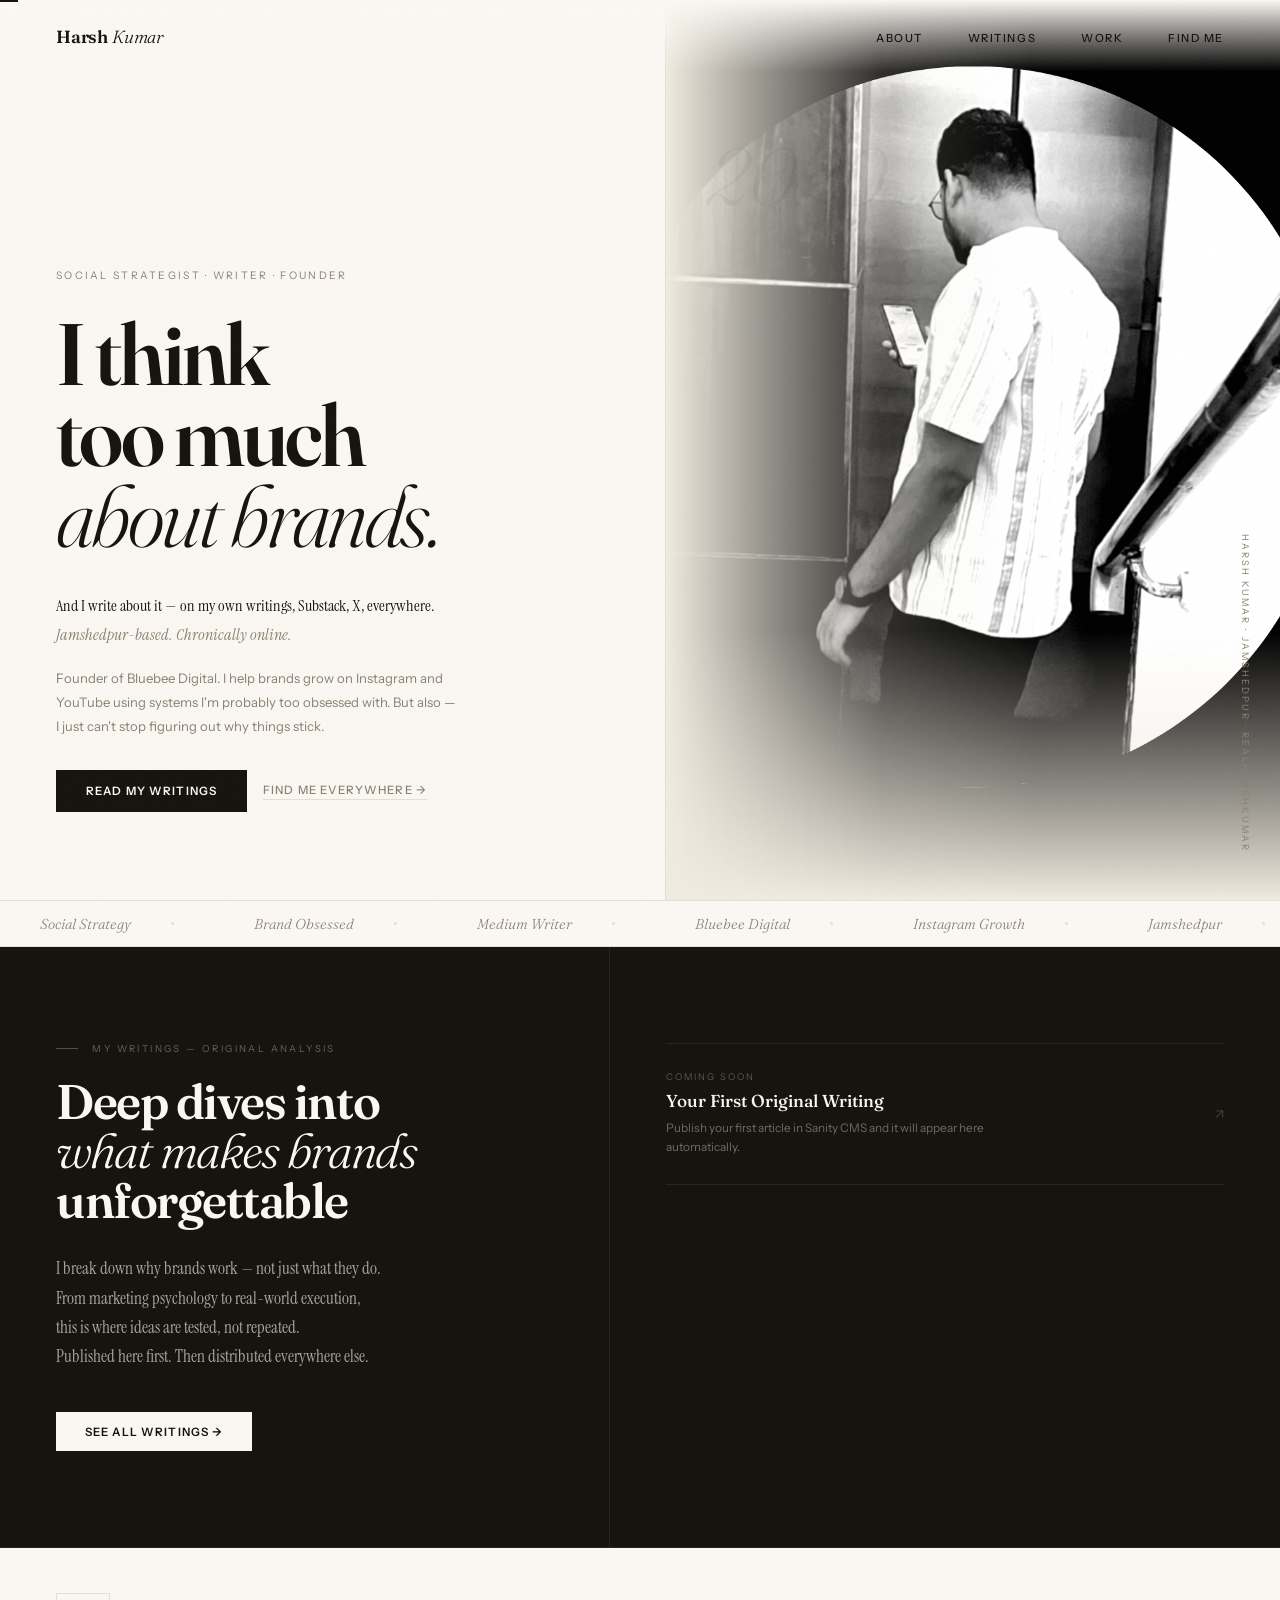
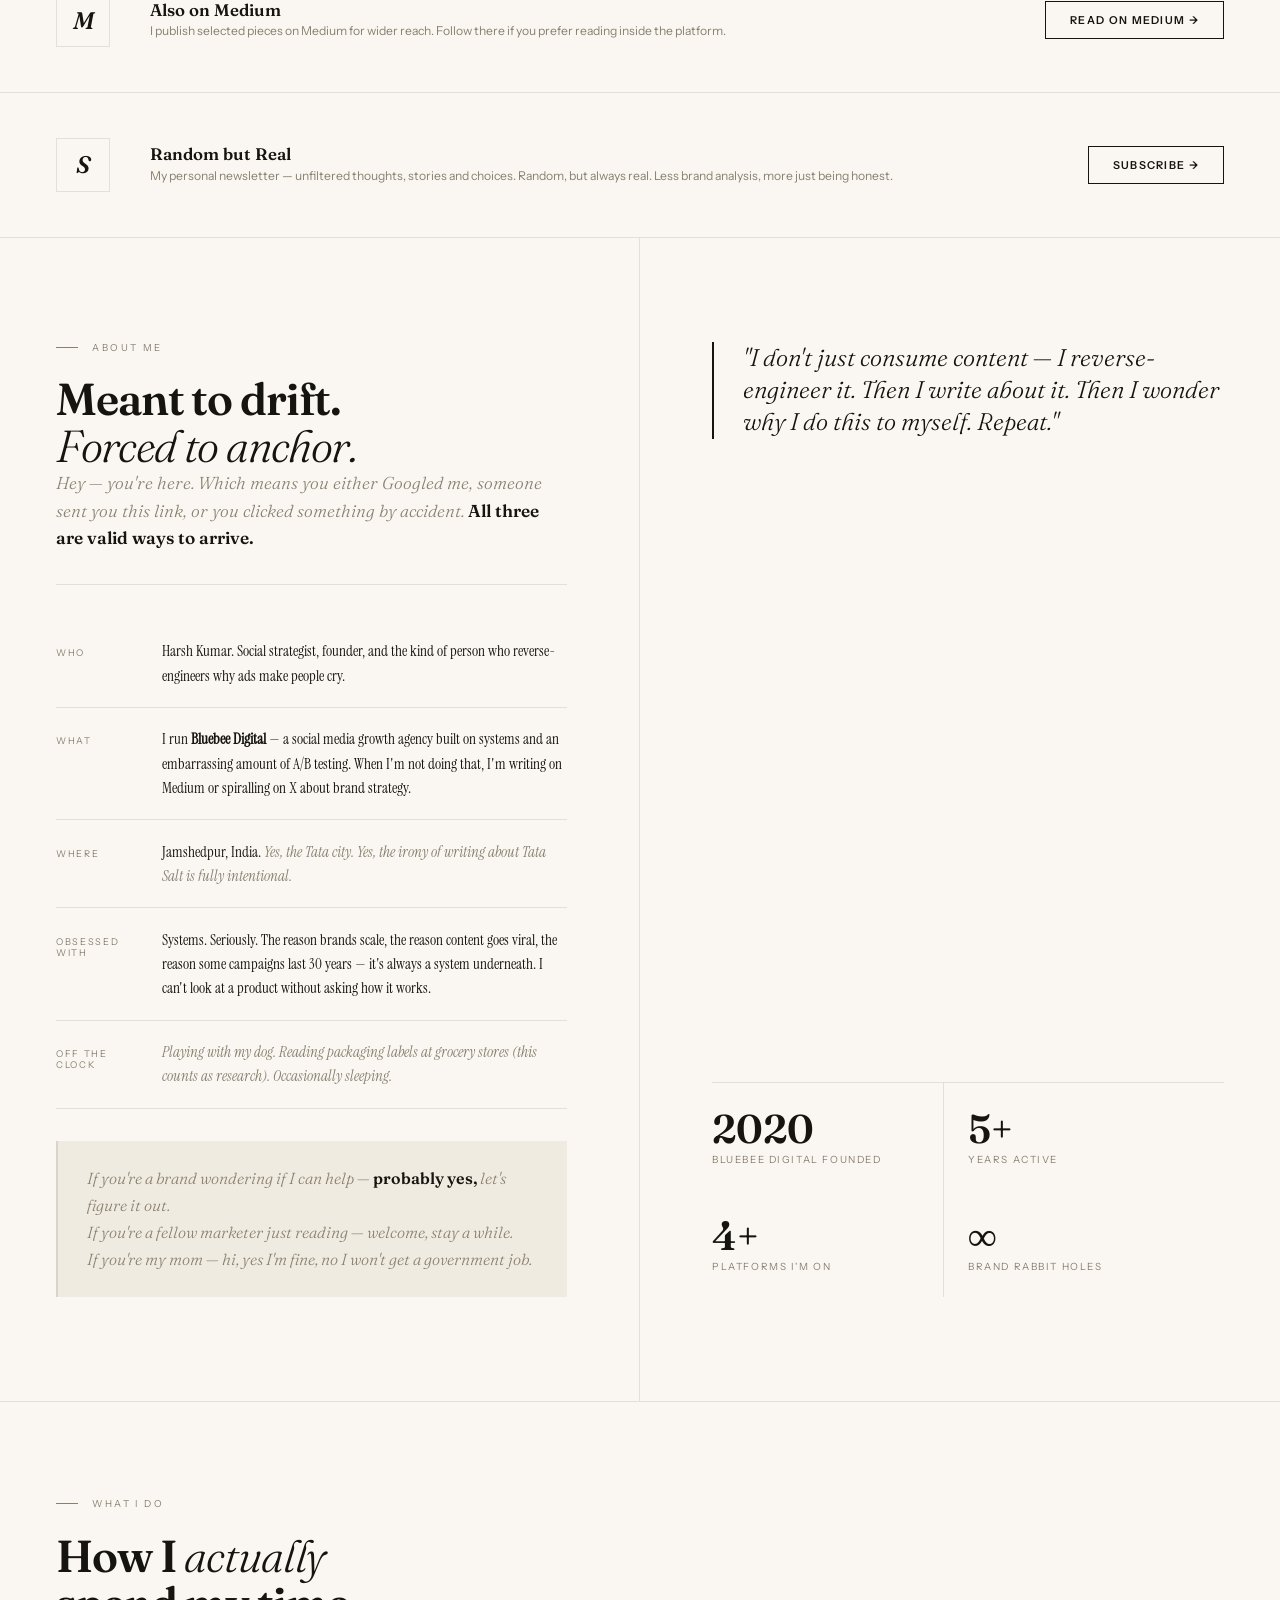
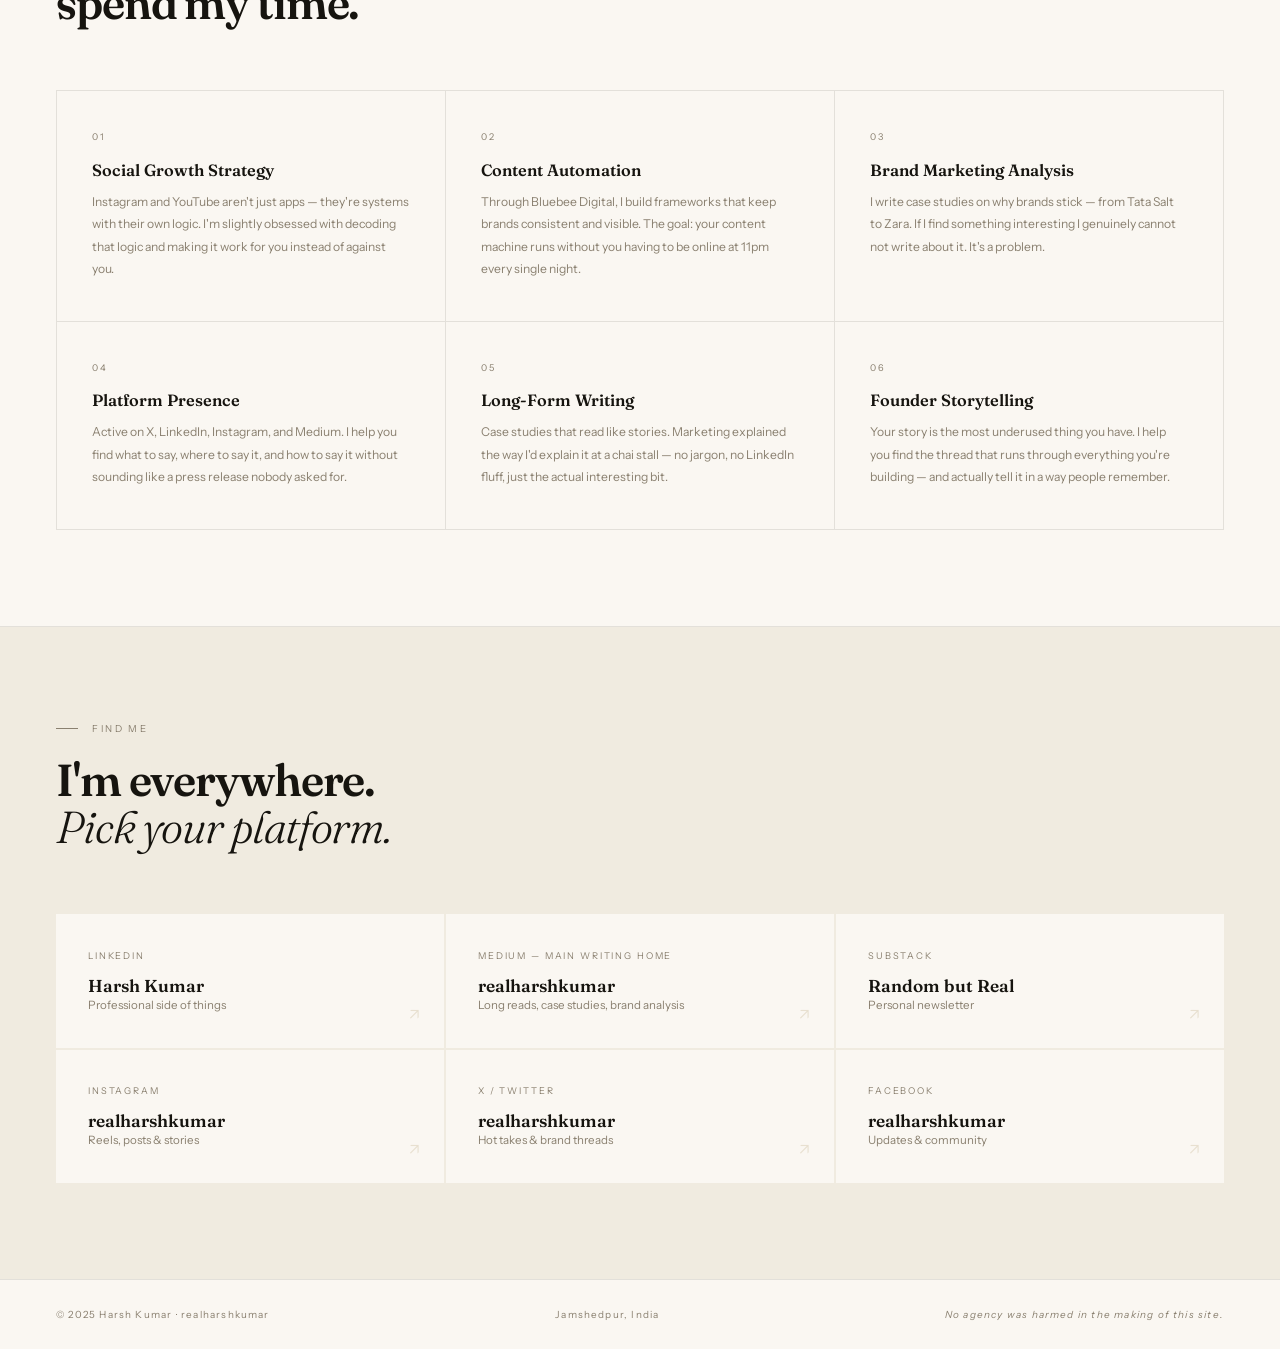
<file: index-fixed.html>
<!DOCTYPE html>
<html lang="en">
<head>
  <meta charset="UTF-8"/>
  <meta name="viewport" content="width=device-width, initial-scale=1.0"/>
  <meta name="description" content="Harsh Kumar - Digital marketer specializing in Instagram & YouTube growth, content strategy, and marketing automation. Based in India.">

<script type="application/ld+json">
{
  "@context": "https://schema.org",
  "@type": "Person",
  "name": "Harsh Kumar",
  "url": "https://realharshkumar.com",
  "sameAs": [
    "https://twitter.com/realharshkumar",
    "https://instagram.com/realharshkumar"
  ]
}
</script>
  <title>Harsh Kumar — realharshkumar</title>
  <link rel="icon" type="image/png" href="/favicon.png">
  <link rel="shortcut icon" href="/favicon.ico">
  <link rel="preconnect" href="https://fonts.googleapis.com"/>
  <link href="https://fonts.googleapis.com/css2?family=Fraunces:ital,opsz,wght@0,9..144,300;0,9..144,400;0,9..144,600;0,9..144,700;1,9..144,300;1,9..144,400;1,9..144,600;1,9..144,700&family=Instrument+Sans:wght@400;500;600&family=Instrument+Serif:ital@0;1&display=swap" rel="stylesheet"/>
  <style>
    *,*::before,*::after{margin:0;padding:0;box-sizing:border-box;}
    :root{
      --bg:#faf7f2;
      --ink:#16140f;
      --mid:#8a8070;
      --pale:#f0ebe0;
      --warm:#e8e0d0;
      --red:#bf3517;
      --rule:rgba(22,20,15,0.1);
    }
    html{scroll-behavior:smooth;}
    body{
      background:var(--bg);
      color:var(--ink);
      font-family:'Instrument Sans',sans-serif;
      overflow-x:hidden;
      cursor:none;
    }

    /* ── CURSOR: underline beam ── */
    .ucursor{
      position:fixed;
      width:18px;height:2px;
      background:var(--ink);
      pointer-events:none;z-index:9999;
      top:0;left:0;
      transition:width 0.2s,background 0.2s;
    }
    .ucursor.hover{width:34px;background:var(--red);}
    
    /* White cursor in dark sections - ALWAYS WHITE */
    .medium-wrap .ucursor,
    #writings .ucursor,
    footer .ucursor {
      background:rgba(250,247,242,0.95) !important;
    }
    .medium-wrap .ucursor.hover,
    #writings .ucursor.hover,
    footer .ucursor.hover {
      background:var(--red) !important;
    }

    /* ── GRAIN ── */
    body::after{
      content:'';position:fixed;inset:0;
      background-image:url("data:image/svg+xml,%3Csvg viewBox='0 0 200 200' xmlns='http://www.w3.org/2000/svg'%3E%3Cfilter id='n'%3E%3CfeTurbulence type='fractalNoise' baseFrequency='0.8' numOctaves='4' stitchTiles='stitch'/%3E%3C/filter%3E%3Crect width='100%25' height='100%25' filter='url(%23n)' opacity='0.025'/%3E%3C/svg%3E");
      pointer-events:none;z-index:900;opacity:0.55;
    }

    /* ── NAV ── */
    nav{
      position:fixed;top:0;left:0;right:0;z-index:500;
      display:flex;justify-content:space-between;align-items:center;
      padding:1.6rem 3.5rem;
      background:linear-gradient(var(--bg),transparent);
      transition:background 0.3s;
    }
    nav.dark-bg{
      background:linear-gradient(rgba(22,20,15,0.8),transparent);
    }
    .nav-sig{
      font-family:'Fraunces',serif;
      font-size:1.1rem;font-weight:300;font-style:italic;
      color:var(--ink);text-decoration:none;letter-spacing:-0.01em;
      transition:color 0.3s;
    }
    nav.dark-bg .nav-sig{
      color:var(--bg);
    }
    .nav-sig strong{font-weight:600;font-style:normal;}
    .nav-links{display:flex;gap:2.8rem;list-style:none;}
    .nav-links a{
      font-size:0.7rem;letter-spacing:0.14em;text-transform:uppercase;
      color:var(--ink);text-decoration:none;transition:color 0.2s;
      font-weight:500;
    }
    nav.dark-bg .nav-links a{
      color:rgba(250,247,242,0.8);
      font-weight:400;
    }
    .nav-links a:hover{color:var(--ink);}
    nav.dark-bg .nav-links a:hover{
      color:var(--bg);
    }

    /* HAMBURGER MENU */
    .hamburger{
      display:none;
      flex-direction:column;
      gap:5px;
      cursor:pointer;
      background:none;
      border:none;
      padding:0;
      transition:all 0.3s;
    }
    .hamburger span{
      width:20px;
      height:2px;
      background:var(--ink);
      transition:all 0.3s;
    }
    nav.dark-bg .hamburger span{
      background:var(--bg);
    }
    .hamburger.active span:nth-child(1){transform:rotate(45deg) translate(8px,8px);}
    .hamburger.active span:nth-child(2){opacity:0;}
    .hamburger.active span:nth-child(3){transform:rotate(-45deg) translate(7px,-7px);}

    .nav-menu{
      display:flex;
      position:static;
    }

    /* ── HERO ── */
    .hero{
      min-height:100vh;
      display:grid;grid-template-columns:52% 48%;
      position:relative;overflow:hidden;
    }
    .hero-left{
      display:flex;flex-direction:column;justify-content:flex-end;
      padding:8rem 4.5rem 5.5rem 3.5rem;
      border-right:1px solid var(--rule);
      position:relative;z-index:2;
    }
    .hero-kicker{
      font-size:0.65rem;letter-spacing:0.22em;text-transform:uppercase;
      color:var(--mid);margin-bottom:2rem;
      opacity:0;animation:up 0.7s 0.15s forwards;
    }
    .hero-h1{
      font-family:'Fraunces',serif;
      font-size:clamp(3.8rem,6.8vw,6.8rem);
      font-weight:600;line-height:0.93;letter-spacing:-0.03em;
      color:var(--ink);
      opacity:0;animation:up 0.8s 0.28s forwards;
    }
    .hero-h1 .ital{font-style:italic;font-weight:300;}
    .hero-intro{
      margin-top:2.2rem;
      font-size:1.02rem;line-height:1.75;
      color:var(--ink);font-family:'Instrument Serif',serif;
      max-width:430px;
      opacity:0;animation:up 0.8s 0.46s forwards;
    }
    .hero-intro em{font-style:italic;color:var(--mid);}
    .hero-sub{
      margin-top:1rem;
      font-size:0.82rem;line-height:1.85;color:var(--mid);
      max-width:400px;
      opacity:0;animation:up 0.8s 0.58s forwards;
    }



    .hero-actions{
      display:flex;gap:1rem;margin-top:2rem;align-items:center;
      opacity:0;animation:up 0.8s 0.78s forwards;
    }
    .btn-dark{
      font-size:0.72rem;font-weight:600;letter-spacing:0.1em;text-transform:uppercase;
      background:var(--ink);color:var(--bg);
      text-decoration:none;padding:0.8rem 1.8rem;
      border:1.5px solid var(--ink);
      transition:background 0.25s,color 0.25s,transform 0.15s,box-shadow 0.25s;
      box-shadow:0 2px 12px rgba(22,20,15,0);
    }
    .btn-dark:hover{background:var(--red);border-color:var(--red);transform:translateY(-2px);box-shadow:0 6px 20px rgba(191,53,23,0.25);}
    .btn-line{
      font-size:0.72rem;font-weight:500;letter-spacing:0.1em;text-transform:uppercase;
      color:var(--mid);text-decoration:none;
      border-bottom:1px solid var(--rule);padding-bottom:0.15rem;
      transition:color 0.2s,border-color 0.2s;
    }
    .btn-line:hover{color:var(--ink);border-color:var(--ink);}

    /* hero photo */
    .hero-right{position:relative;overflow:hidden;background:var(--pale);}
    .hero-img{
      position:absolute;inset:0;
      background-size:cover;background-position:center 15%;
      filter:grayscale(15%) contrast(1.08);
      opacity:0;animation:fadein 1.3s 0.35s forwards;
    }
    .hero-img-grad{
      position:absolute;inset:0;
      background:linear-gradient(to right,var(--pale) 0%,rgba(240,235,224,0.2) 35%,transparent 60%),
                 linear-gradient(to top,var(--pale) 0%,transparent 30%);
    }
    .hero-side-text{
      position:absolute;bottom:3rem;right:0;
      font-size:0.58rem;letter-spacing:0.22em;text-transform:uppercase;
      color:var(--mid);writing-mode:vertical-rl;
      padding-right:1.8rem;
      opacity:0;animation:fadein 1s 1.3s forwards;
    }
    .hero-year{
      position:absolute;top:8.5rem;left:2.5rem;
      font-family:'Fraunces',serif;
      font-size:5rem;font-weight:300;font-style:italic;
      color:rgba(22,20,15,0.05);line-height:1;
      user-select:none;
    }

    /* ── MARQUEE ── */
    .marquee{
      border-top:1px solid var(--rule);border-bottom:1px solid var(--rule);
      overflow:hidden;padding:0.85rem 0;
    }
    .marquee-inner{
      display:flex;gap:0;width:max-content;
      animation:scroll 28s linear infinite;
    }
    .marquee-piece{
      font-family:'Fraunces',serif;font-style:italic;
      font-size:0.9rem;font-weight:300;color:var(--mid);
      padding:0 2.5rem;white-space:nowrap;
      display:flex;align-items:center;gap:2.5rem;
    }
    .marquee-sep{width:3px;height:3px;background:var(--rule);border-radius:50%;}
    @keyframes scroll{from{transform:translateX(0)}to{transform:translateX(-50%)}}

    /* ── SHARED ── */
    .sec-eye{
      font-size:0.6rem;letter-spacing:0.25em;text-transform:uppercase;
      color:var(--mid);display:flex;align-items:center;gap:0.9rem;
      margin-bottom:1.4rem;
    }
    .sec-eye::before{content:'';display:block;width:22px;height:1px;background:var(--mid);}
    .sec-h{
      font-family:'Fraunces',serif;
      font-size:clamp(2rem,3.5vw,3.2rem);font-weight:600;
      line-height:1.05;letter-spacing:-0.025em;color:var(--ink);
    }
    .sec-h em{font-style:italic;font-weight:300;}

    /* ── MEDIUM SECTION ── */
    .medium-wrap{background:var(--ink);color:var(--bg);}
    .medium-top{
      display:grid;grid-template-columns:1fr 1.1fr;
      border-bottom:1px solid rgba(255,255,255,0.07);
    }
    .medium-left{
      padding:6rem 4rem 6rem 3.5rem;
      border-right:1px solid rgba(255,255,255,0.07);
      position:relative;overflow:hidden;
    }
    .medium-watermark{
      position:absolute;right:-0.08em;bottom:-0.15em;
      font-family:'Fraunces',serif;font-size:22rem;font-weight:700;
      line-height:1;color:rgba(255,255,255,0.03);
      user-select:none;pointer-events:none;letter-spacing:-0.05em;
    }
    .medium-eye{
      font-size:0.6rem;letter-spacing:0.25em;text-transform:uppercase;
      color:rgba(250,247,242,0.35);margin-bottom:1.4rem;
      display:flex;align-items:center;gap:0.9rem;
    }
    .medium-eye::before{content:'';display:block;width:22px;height:1px;background:rgba(250,247,242,0.25);}
    .medium-h{
      font-family:'Fraunces',serif;
      font-size:clamp(2.2rem,3.8vw,3.8rem);font-weight:600;
      line-height:1.02;letter-spacing:-0.03em;color:var(--bg);
    }
    .medium-h em{font-style:italic;font-weight:300;}
    .medium-voice{
      margin-top:1.8rem;
      font-family:'Instrument Serif',serif;font-size:1.05rem;line-height:1.75;
      color:rgba(250,247,242,0.65);max-width:400px;
    }
    .medium-voice em{font-style:italic;color:rgba(250,247,242,0.45);}
    .medium-cta{
      display:inline-flex;align-items:center;gap:0.8rem;
      margin-top:2.5rem;
      font-size:0.72rem;font-weight:600;letter-spacing:0.1em;text-transform:uppercase;
      background:var(--bg);color:var(--ink);
      text-decoration:none;padding:0.8rem 1.8rem;
      transition:background 0.2s,transform 0.15s,box-shadow 0.2s;
      box-shadow:0 0 0 rgba(0,0,0,0);
    }
    .medium-cta:hover{background:#e0dbd3;transform:translateY(-2px);box-shadow:0 8px 24px rgba(0,0,0,0.2);}
    .medium-right{padding:6rem 3.5rem;}
    .medium-articles{display:flex;flex-direction:column;}
    .m-art{
      display:block;text-decoration:none;
      padding:1.7rem 0;
      border-bottom:1px solid rgba(255,255,255,0.07);
      transition:padding-left 0.3s,background 0.2s;position:relative;
    }
    .m-art:first-child{border-top:1px solid rgba(255,255,255,0.07);}
    .m-art:hover{padding-left:0.9rem;}
    .m-tag{
      font-size:0.58rem;letter-spacing:0.22em;text-transform:uppercase;
      color:rgba(250,247,242,0.3);margin-bottom:0.45rem;
    }
    .m-title{
      font-family:'Fraunces',serif;font-size:1.08rem;font-weight:500;
      color:var(--bg);line-height:1.3;
    }
    .m-bio{
      font-size:0.74rem;line-height:1.6;color:rgba(250,247,242,0.38);
      margin-top:0.45rem;max-width:380px;
    }
    .m-arrow{
      position:absolute;right:0;top:50%;transform:translateY(-50%);
      font-size:0.85rem;color:rgba(250,247,242,0.2);
      transition:color 0.2s,transform 0.2s;
    }
    .m-art:hover .m-arrow{color:rgba(250,247,242,0.7);transform:translate(4px,calc(-50% - 3px));}
    .medium-stats{
      display:grid;grid-template-columns:repeat(3,1fr);
      border-top:1px solid rgba(255,255,255,0.07);
    }
    .mstat{
      padding:2.5rem 3.5rem;
      border-right:1px solid rgba(255,255,255,0.07);
    }
    .mstat:last-child{border-right:none;}
    .mstat-n{
      font-family:'Fraunces',serif;font-size:2.6rem;font-weight:600;
      color:var(--bg);line-height:1;
    }
    .mstat-l{font-size:0.65rem;letter-spacing:0.15em;text-transform:uppercase;color:rgba(250,247,242,0.35);margin-top:0.35rem;}

    /* ── SUBSTACK STRIP ── */
    .substack-strip{
      display:grid;grid-template-columns:auto 1fr auto;
      align-items:center;gap:2.5rem;
      padding:2.8rem 3.5rem;
      border-bottom:1px solid var(--rule);
      transition:background 0.2s;
    }
    .substack-strip:hover{background:var(--pale);}
    .ss-glyph{
      font-family:'Fraunces',serif;font-size:1.5rem;font-weight:600;font-style:italic;
      width:54px;height:54px;border:1px solid var(--rule);
      display:flex;align-items:center;justify-content:center;
      color:var(--ink);flex-shrink:0;
      transition:background 0.2s,color 0.2s;
    }
    .substack-strip:hover .ss-glyph{background:var(--ink);color:var(--bg);}
    .ss-name{font-family:'Fraunces',serif;font-size:1.05rem;font-weight:600;color:var(--ink);}
    .ss-desc{font-size:0.76rem;color:var(--mid);margin-top:0.15rem;line-height:1.5;}
    .ss-btn{
      font-size:0.68rem;font-weight:600;letter-spacing:0.12em;text-transform:uppercase;
      border:1.5px solid var(--ink);color:var(--ink);
      text-decoration:none;padding:0.7rem 1.5rem;white-space:nowrap;
      flex-shrink:0;transition:background 0.2s,color 0.2s,box-shadow 0.2s;
    }
    .ss-btn:hover{background:var(--ink);color:var(--bg);box-shadow:0 4px 16px rgba(22,20,15,0.15);}

    /* ── ABOUT ── */
    .about{
      display:grid;grid-template-columns:1fr 1fr;gap:0;
      border-bottom:1px solid var(--rule);
    }
    .about-l{
      padding:6.5rem 4.5rem 6.5rem 3.5rem;
      border-right:1px solid var(--rule);
    }
    .about-r{
      padding:6.5rem 3.5rem 6.5rem 4.5rem;
      display:flex;flex-direction:column;justify-content:space-between;
    }
    .about-visitor-line{
      font-family:'Fraunces',serif;font-style:italic;font-weight:300;
      font-size:1.08rem;color:var(--mid);margin-bottom:2.2rem;line-height:1.6;
      padding-bottom:2rem;border-bottom:1px solid var(--rule);
    }
    .about-visitor-line strong{font-style:normal;font-weight:600;color:var(--ink);}
    .about-who-block{
      margin-top:2rem;display:flex;flex-direction:column;gap:0;
    }
    .who-row{
      display:grid;grid-template-columns:90px 1fr;
      padding:1.2rem 0;border-bottom:1px solid var(--rule);
      align-items:baseline;gap:1rem;
    }
    .who-label{
      font-size:0.58rem;letter-spacing:0.18em;text-transform:uppercase;
      color:var(--mid);padding-top:0.1rem;
    }
    .who-val{
      font-family:'Instrument Serif',serif;font-size:0.95rem;line-height:1.6;
      color:var(--ink);
    }
    .who-val em{font-style:italic;color:var(--mid);}
    .who-val strong{font-style:normal;font-weight:600;}
    .about-fourth-wall{
      margin-top:2rem;
      font-family:'Fraunces',serif;font-size:1.0rem;font-weight:300;font-style:italic;
      color:var(--mid);line-height:1.7;
      padding:1.5rem 1.8rem;background:var(--pale);
      border-left:2px solid var(--rule);
    }
    .about-fourth-wall strong{font-style:normal;font-weight:600;color:var(--ink);}
    .pull{
      font-family:'Fraunces',serif;font-size:1.5rem;font-weight:300;font-style:italic;
      line-height:1.35;color:var(--ink);
      border-left:2px solid var(--ink);padding-left:1.8rem;
    }
    .stats-row{
      display:grid;grid-template-columns:1fr 1fr;
      border-top:1px solid var(--rule);margin-top:3rem;
    }
    .st{padding:1.6rem 0;}
    .st:nth-child(odd){border-right:1px solid var(--rule);padding-right:1.5rem;margin-right:1.5rem;}
    .st-n{font-family:'Fraunces',serif;font-size:2.5rem;font-weight:600;line-height:1;}
    .st-l{font-size:0.62rem;letter-spacing:0.16em;text-transform:uppercase;color:var(--mid);margin-top:0.25rem;}

    /* ── EXPERTISE ── */
    .expertise{padding:6rem 3.5rem;border-bottom:1px solid var(--rule);}
    .ex-grid{
      display:grid;grid-template-columns:repeat(3,1fr);
      border-top:1px solid var(--rule);border-left:1px solid var(--rule);
      margin-top:4rem;
    }
    .ex{
      padding:2.5rem 2.2rem;
      border-right:1px solid var(--rule);border-bottom:1px solid var(--rule);
      transition:background 0.25s,box-shadow 0.25s;
      position:relative;
    }
    .ex::before{
      content:'';position:absolute;top:0;left:0;right:0;height:2px;
      background:var(--red);transform:scaleX(0);transform-origin:left;
      transition:transform 0.35s cubic-bezier(0.22,0.61,0.36,1);
    }
    .ex:hover{background:var(--pale);}
    .ex:hover::before{transform:scaleX(1);}
    .ex-n{font-size:0.58rem;letter-spacing:0.18em;color:var(--mid);margin-bottom:1.1rem;}
    .ex-t{font-family:'Fraunces',serif;font-size:1.02rem;font-weight:600;color:var(--ink);margin-bottom:0.7rem;}
    .ex-b{font-size:0.76rem;line-height:1.85;color:var(--mid);}

    /* ── CONNECT ── */
    .connect{padding:6rem 3.5rem;background:var(--pale);}
    .c-grid{
      display:grid;grid-template-columns:repeat(3,1fr);
      gap:2px;margin-top:4rem;
    }
    .c-card{
      background:var(--bg);padding:2.2rem 2rem;
      text-decoration:none;display:block;
      transition:background 0.2s,transform 0.15s,box-shadow 0.2s;position:relative;
    }
    .c-card:hover{background:var(--ink);transform:translateY(-3px);box-shadow:0 12px 32px rgba(22,20,15,0.15);}
    .c-lbl{
      font-size:0.58rem;letter-spacing:0.2em;text-transform:uppercase;
      color:var(--mid);margin-bottom:0.9rem;display:block;transition:color 0.2s;
    }
    .c-card:hover .c-lbl{color:rgba(250,247,242,0.35);}
    .c-name{
      font-family:'Fraunces',serif;font-size:1.08rem;font-weight:600;
      color:var(--ink);display:block;transition:color 0.2s;
    }
    .c-card:hover .c-name{color:var(--bg);}
    .c-handle{font-size:0.72rem;color:var(--mid);display:block;margin-top:0.15rem;transition:color 0.2s;}
    .c-card:hover .c-handle{color:rgba(250,247,242,0.4);}
    .c-arr{position:absolute;bottom:1.5rem;right:1.5rem;font-size:1rem;color:var(--warm);transition:transform 0.2s,color 0.2s;}
    .c-card:hover .c-arr{transform:translate(3px,-3px);color:rgba(250,247,242,0.4);}

    /* ── FOOTER ── */
    footer{
      display:flex;justify-content:space-between;align-items:center;
      padding:1.8rem 3.5rem;border-top:1px solid var(--rule);
      font-size:0.62rem;letter-spacing:0.12em;color:var(--mid);
    }

    /* ── ANIMATIONS ── */
    @keyframes up{from{opacity:0;transform:translateY(22px)}to{opacity:1;transform:none}}
    @keyframes fadein{from{opacity:0}to{opacity:1}}
    .r{opacity:0;transform:translateY(26px);transition:opacity 0.75s ease,transform 0.75s ease;}
    .r.on{opacity:1;transform:none;}
    .d1{transition-delay:0.1s}.d2{transition-delay:0.2s}.d3{transition-delay:0.32s}

    /* ── MOBILE ── */
    @media(max-width:768px){
      html,body{overflow-x:hidden;max-width:100vw;}
      nav{
        padding:1rem 1.4rem;
        flex-direction:row;
        align-items:center;
        justify-content:space-between;
      }
      .nav-sig{font-size:0.9rem;}
      
      .hamburger{display:flex;}
      
      .nav-links{
        display:none;
        position:absolute;
        top:55px;
        left:0;
        right:0;
        flex-direction:column;
        background:var(--bg);
        border-bottom:1px solid var(--rule);
        padding:1rem 1.4rem;
        gap:0.6rem;
      }
      .nav-links.active{display:flex;}
      
      nav.dark-bg .nav-links{
        background:rgba(22,20,15,0.95);
        border-bottom:1px solid rgba(250,247,242,0.1);
      }
      nav.dark-bg .nav-links a{
        color:var(--bg);
      }
      nav.dark-bg .nav-links a:hover{
        color:var(--red);
      }
      
      .nav-links li{display:block;}
      .nav-links a{font-size:0.65rem;}
      
      .hero{grid-template-columns:1fr;min-height:auto;}
      .hero-left{padding:5rem 1.4rem 2.5rem;border-right:none;width:100%;margin-top:0;}
      .hero-right{height:65vw;width:100%;}
      .hero-h1{font-size:clamp(2.8rem,11vw,4rem);}
      .marquee-piece{font-size:0.78rem;padding:0 1.5rem;}
      .medium-top{grid-template-columns:1fr;}
      .medium-left{padding:4rem 1.4rem 3rem;}
      .medium-right{padding:2rem 1.4rem 4rem;}
      .medium-stats{grid-template-columns:1fr 1fr 1fr;}
      .mstat{padding:2rem 1.4rem;}
      .substack-strip{
        grid-template-columns:1fr;
        padding:2rem 1.4rem;
        gap:1rem;
      }
      .ss-btn{
        display:block;
        width:100%;
        text-align:center;
        padding:0.8rem 1rem;
      }
      .about{grid-template-columns:1fr;}
      .about-l{padding:4rem 1.4rem 2rem;border-right:none;border-bottom:1px solid var(--rule);}
      .about-r{padding:2rem 1.4rem 4rem;}
      .who-row{grid-template-columns:80px 1fr;}
      .expertise{padding:4rem 1.4rem;}
      .ex-grid{grid-template-columns:1fr;}
      .connect{padding:4rem 1.4rem;}
      .c-grid{grid-template-columns:1fr;}
      footer{flex-direction:column;gap:0.4rem;text-align:center;padding:1.4rem;}
    }
  </style>
</head>
<body>

<div class="ucursor" id="uc"></div>

<!-- NAV -->
<nav>
  <a href="#" class="nav-sig"><strong>Harsh</strong> Kumar</a>
  <button class="hamburger" id="hamburger">
    <span></span>
    <span></span>
    <span></span>
  </button>
  <ul class="nav-links" id="navMenu">
    <li><a href="#about">About</a></li>
    <li><a href="#writings">Writings</a></li>
    <li><a href="#work">Work</a></li>
    <li><a href="#connect">Find me</a></li>
  </ul>
</nav>

<!-- HERO -->
<section class="hero">
  <div class="hero-left">
    <p class="hero-kicker">Social Strategist · Writer · Founder</p>
    <h1 class="hero-h1">I think<br>too much<br><span class="ital">about brands.</span></h1>
    <p class="hero-intro">
      And I write about it — on my own writings, Substack, X, everywhere.<br>
      <em>Jamshedpur-based. Chronically online.</em>
    </p>
    <p class="hero-sub">
      Founder of Bluebee Digital. I help brands grow on Instagram and YouTube using systems I'm probably too obsessed with. But also — I just can't stop figuring out why things stick.
    </p>

    <div class="hero-actions">
      <a href="#writings" class="btn-dark">Read my writings</a>
      <a href="#connect" class="btn-line">Find me everywhere →</a>
    </div>
  </div>
  <div class="hero-right">
    <div class="hero-img" id="heroImg"></div>
    <div class="hero-img-grad"></div>
    <div class="hero-year">2020</div>
    <div class="hero-side-text">Harsh Kumar · Jamshedpur · realharshkumar</div>
  </div>
</section>

<!-- MARQUEE -->
<div class="marquee">
  <div class="marquee-inner">
    <span class="marquee-piece">Social Strategy <span class="marquee-sep"></span></span>
    <span class="marquee-piece">Brand Obsessed <span class="marquee-sep"></span></span>
    <span class="marquee-piece">Medium Writer <span class="marquee-sep"></span></span>
    <span class="marquee-piece">Bluebee Digital <span class="marquee-sep"></span></span>
    <span class="marquee-piece">Instagram Growth <span class="marquee-sep"></span></span>
    <span class="marquee-piece">Jamshedpur <span class="marquee-sep"></span></span>
    <span class="marquee-piece">Random but Real <span class="marquee-sep"></span></span>
    <span class="marquee-piece">Content Systems <span class="marquee-sep"></span></span>
    <span class="marquee-piece">Social Strategy <span class="marquee-sep"></span></span>
    <span class="marquee-piece">Brand Obsessed <span class="marquee-sep"></span></span>
    <span class="marquee-piece">Medium Writer <span class="marquee-sep"></span></span>
    <span class="marquee-piece">Bluebee Digital <span class="marquee-sep"></span></span>
    <span class="marquee-piece">Instagram Growth <span class="marquee-sep"></span></span>
    <span class="marquee-piece">Jamshedpur <span class="marquee-sep"></span></span>
    <span class="marquee-piece">Random but Real <span class="marquee-sep"></span></span>
    <span class="marquee-piece">Content Systems <span class="marquee-sep"></span></span>
  </div>
</div>

<!-- WRITINGS -->
<section class="medium-wrap" id="writings">
  <div class="medium-top">
    <div class="medium-left r">
      <div class="medium-watermark" style="opacity:0;"></div>
      <p class="medium-eye">My Writings — Original Analysis</p>
      <h2 class="medium-h">Deep dives into<br><em>what makes brands</em><br>unforgettable</h2>
      <p class="medium-voice">
        I break down why brands work — not just what they do.<br>From marketing psychology to real-world execution,<br>this is where ideas are tested, not repeated.<br>Published here first. Then distributed everywhere else.
      </p>
      <a href="/writings" class="medium-cta">See all writings →</a>
    </div>
    <div class="medium-right r d1">
      <div class="medium-articles" id="latestWritings">
        <!-- Latest writings load here from Sanity -->
        <p style="color:rgba(250,247,242,0.5);padding:2rem;text-align:center;">Loading latest writings...</p>
      </div>
    </div>
  </div>
</section>

<!-- MEDIUM -->
<div class="substack-strip r">
  <div class="ss-glyph">M</div>
  <div class="ss-body">
    <div class="ss-name">Also on Medium</div>
    <div class="ss-desc">I publish selected pieces on Medium for wider reach. Follow there if you prefer reading inside the platform.</div>
  </div>
  <a href="https://medium.com/@realharshkumar" target="_blank" class="ss-btn">Read on Medium →</a>
</div>

<!-- SUBSTACK -->
<div class="substack-strip r">
  <div class="ss-glyph">S</div>
  <div class="ss-body">
    <div class="ss-name">Random but Real</div>
    <div class="ss-desc">My personal newsletter — unfiltered thoughts, stories and choices. Random, but always real. Less brand analysis, more just being honest.</div>
  </div>
  <a href="https://realharshkumar.substack.com/" target="_blank" class="ss-btn">Subscribe →</a>
</div>

<!-- ABOUT -->
<section class="about" id="about">
  <div class="about-l r">
    <p class="sec-eye">About me</p>
    <h2 class="sec-h">Meant to drift.<br><em>Forced to anchor.</em></h2>

    <p class="about-visitor-line">
      Hey — you're here. Which means you either Googled me, someone sent you this link, or you clicked something by accident. <strong>All three are valid ways to arrive.</strong>
    </p>

    <div class="about-who-block">
      <div class="who-row">
        <span class="who-label">Who</span>
        <span class="who-val">Harsh Kumar. Social strategist, founder, and the kind of person who reverse-engineers why ads make people cry.</span>
      </div>
      <div class="who-row">
        <span class="who-label">What</span>
        <span class="who-val">I run <strong>Bluebee Digital</strong> — a social media growth agency built on systems and an embarrassing amount of A/B testing. When I'm not doing that, I'm writing on Medium or spiralling on X about brand strategy.</span>
      </div>
      <div class="who-row">
        <span class="who-label">Where</span>
        <span class="who-val">Jamshedpur, India. <em>Yes, the Tata city. Yes, the irony of writing about Tata Salt is fully intentional.</em></span>
      </div>
      <div class="who-row">
        <span class="who-label">Obsessed with</span>
        <span class="who-val">Systems. Seriously. The reason brands scale, the reason content goes viral, the reason some campaigns last 30 years — it's always a system underneath. I can't look at a product without asking how it works.</span>
      </div>
      <div class="who-row">
        <span class="who-label">Off the clock</span>
        <span class="who-val"><em>Playing with my dog. Reading packaging labels at grocery stores (this counts as research). Occasionally sleeping.</em></span>
      </div>
    </div>

    <div class="about-fourth-wall">
      If you're a brand wondering if I can help — <strong>probably yes,</strong> let's figure it out.<br>
      If you're a fellow marketer just reading — welcome, stay a while.<br>
      If you're my mom — hi, yes I'm fine, no I won't get a government job.
    </div>
  </div>

  <div class="about-r r d2">
    <blockquote class="pull">
      "I don't just consume content — I reverse-engineer it. Then I write about it. Then I wonder why I do this to myself. Repeat."
    </blockquote>
    <div class="stats-row">
      <div class="st">
        <div class="st-n">2020</div>
        <div class="st-l">Bluebee Digital founded</div>
      </div>
      <div class="st">
        <div class="st-n">5+</div>
        <div class="st-l">Years active</div>
      </div>
      <div class="st">
        <div class="st-n">4+</div>
        <div class="st-l">Platforms I'm on</div>
      </div>
      <div class="st">
        <div class="st-n">∞</div>
        <div class="st-l">Brand rabbit holes</div>
      </div>
    </div>
  </div>
</section>

<!-- EXPERTISE -->
<section class="expertise" id="work">
  <p class="sec-eye r">What I do</p>
  <h2 class="sec-h r d1">How I <em>actually</em><br>spend my time.</h2>
  <div class="ex-grid">
    <div class="ex r">
      <div class="ex-n">01</div>
      <div class="ex-t">Social Growth Strategy</div>
      <div class="ex-b">Instagram and YouTube aren't just apps — they're systems with their own logic. I'm slightly obsessed with decoding that logic and making it work for you instead of against you.</div>
    </div>
    <div class="ex r d1">
      <div class="ex-n">02</div>
      <div class="ex-t">Content Automation</div>
      <div class="ex-b">Through Bluebee Digital, I build frameworks that keep brands consistent and visible. The goal: your content machine runs without you having to be online at 11pm every single night.</div>
    </div>
    <div class="ex r d2">
      <div class="ex-n">03</div>
      <div class="ex-t">Brand Marketing Analysis</div>
      <div class="ex-b">I write case studies on why brands stick — from Tata Salt to Zara. If I find something interesting I genuinely cannot not write about it. It's a problem.</div>
    </div>
    <div class="ex r">
      <div class="ex-n">04</div>
      <div class="ex-t">Platform Presence</div>
      <div class="ex-b">Active on X, LinkedIn, Instagram, and Medium. I help you find what to say, where to say it, and how to say it without sounding like a press release nobody asked for.</div>
    </div>
    <div class="ex r d1">
      <div class="ex-n">05</div>
      <div class="ex-t">Long-Form Writing</div>
      <div class="ex-b">Case studies that read like stories. Marketing explained the way I'd explain it at a chai stall — no jargon, no LinkedIn fluff, just the actual interesting bit.</div>
    </div>
    <div class="ex r d2">
      <div class="ex-n">06</div>
      <div class="ex-t">Founder Storytelling</div>
      <div class="ex-b">Your story is the most underused thing you have. I help you find the thread that runs through everything you're building — and actually tell it in a way people remember.</div>
    </div>
  </div>
</section>

<!-- CONNECT -->
<section class="connect" id="connect">
  <p class="sec-eye r">Find me</p>
  <h2 class="sec-h r d1">I'm everywhere.<br><em>Pick your platform.</em></h2>
  <div class="c-grid">
    <a href="https://www.linkedin.com/in/realharshkumar" target="_blank" class="c-card r">
      <span class="c-lbl">LinkedIn</span>
      <span class="c-name">Harsh Kumar</span>
      <span class="c-handle">Professional side of things</span>
      <span class="c-arr">↗</span>
    </a>
    <a href="https://realharshkumar.medium.com" target="_blank" class="c-card r d1">
      <span class="c-lbl">Medium — Main writing home</span>
      <span class="c-name">realharshkumar</span>
      <span class="c-handle">Long reads, case studies, brand analysis</span>
      <span class="c-arr">↗</span>
    </a>
    <a href="https://realharshkumar.substack.com/" target="_blank" class="c-card r d2">
      <span class="c-lbl">Substack</span>
      <span class="c-name">Random but Real</span>
      <span class="c-handle">Personal newsletter</span>
      <span class="c-arr">↗</span>
    </a>
    <a href="https://www.instagram.com/realharshkumar" target="_blank" class="c-card r">
      <span class="c-lbl">Instagram</span>
      <span class="c-name">realharshkumar</span>
      <span class="c-handle">Reels, posts & stories</span>
      <span class="c-arr">↗</span>
    </a>
    <a href="https://x.com/realharshkumar" target="_blank" class="c-card r d1">
      <span class="c-lbl">X / Twitter</span>
      <span class="c-name">realharshkumar</span>
      <span class="c-handle">Hot takes & brand threads</span>
      <span class="c-arr">↗</span>
    </a>
    <a href="https://www.facebook.com/realharshkumar" target="_blank" class="c-card r d2">
      <span class="c-lbl">Facebook</span>
      <span class="c-name">realharshkumar</span>
      <span class="c-handle">Updates & community</span>
      <span class="c-arr">↗</span>
    </a>
  </div>
</section>

<footer>
  <span>© 2025 Harsh Kumar · realharshkumar</span>
  <span>Jamshedpur, India</span>
  <span style="font-style:italic;">No agency was harmed in the making of this site.</span>
</footer>

<script>
  const PHOTO = '/9j/4AAQSkZJRgABAQAAkACQAAD/[base64]//8AAKACAAQAAAABAAAEm6ADAAQAAAABAAAFZQAAAAAyMDI2OjA0OjEzIDE1OjU1OjQxAEFTQ0lJAAAAU2NyZWVuc2hvdP/tAG5QaG90b3Nob3AgMy4wADhCSU0EBAAAAAAANhwBWgADGyVHHAIAAAIAAhwCeAAKU2NyZWVuc2hvdBwCPAAGMTU1NTQxHAI3AAgyMDI2MDQxMzhCSU0EJQAAAAAAEO1myOsS090D0are8S0cOoT/[base64]/[base64]////7tYWVogAAAAAAAASr8AALE3AAAKuVhZWiAAAAAAAAAoOAAAEQsAAMi5cGFyYQAAAAAAAwAAAAJmZgAA8qcAAA1ZAAAT0AAACltzZjMyAAAAAAABDEIAAAXe///zJgAAB5MAAP2Q///7ov///aMAAAPcAADAbv/AABEIBWUEmwMBIgACEQEDEQH/xAAfAAABBQEBAQEBAQAAAAAAAAAAAQIDBAUGBwgJCgv/[base64]/T19vf4+fr/xAAfAQADAQEBAQEBAQEBAAAAAAAAAQIDBAUGBwgJCgv/[base64]/T19vf4+fr/2wBDAAICAgICAgMCAgMFAwMDBQYFBQUFBggGBgYGBggKCAgICAgICgoKCgoKCgoMDAwMDAwODg4ODg8PDw8PDw8PDw//2wBDAQIDAwQEBAcEBAcQCwkLEBAQEBAQEBAQEBAQEBAQEBAQEBAQEBAQEBAQEBAQEBAQEBAQEBAQEBAQEBAQEBAQEBD/3QAEAEr/2gAMAwEAAhEDEQA/AP5/[base64]/0P5/[base64]/0f5/[base64]/0v5/[base64]/0/5/[base64]/1P5/[base64]/1f5/[base64]/wAIQNFt3583U722tsfWLzGmH/fugD4Ror9jvCn/AARo+M9+IpPGnjnQtGSXnFmlzfuv1DpbLn6MR719MeGP+CKvwxtQh8ZfEjV9VP8AENPtLewz9PNN1j9aAP52aK/qs8L/APBKD9jnQ0Q6poeq+IXXr9v1SZM/X7H9nr6H8N/sMfsh+Flj/s34S6FMV6fbbf8AtD8/tZlz+NAH8ZldPpHgvxj4g2/2DoN/qW7p9mtZZs/TYpr+4jw98L/hn4SVP+EV8I6PouzG37Fp9vb4+nlotd6cjljxQB/EVpX7Lv7SutgNpPwo8VXSN0dNEvSn/fflbf1r0PTf2Df2w9Vx9m+FGtpu6efCtv8A+jmTFf2Z7h1XvRjJzQB/INa/8Eyf24ryLzovhk6qe0mq6VE3/fL3in9Ktf8ADrz9uj/omf8A5WdH/wDk2v68CtKBigD+Q3/h13+3T/0TP/ys6P8A/JtH/Drv9un/AKJn/wCVnR//AJNr+vUEDinhgeKAP5CP+HXn7dX/AETP/wArWj//ACbS/wDDrv8Abq/6Jn/5WtH/APk2v69GOOlLQB/IV/w67/br/wCiZ/8Ala0f/wCTa5TU/wDgnd+2lpBYXXwr1GTb1+zy2tz+XkzPn8K/sgooA/ie1L9jr9q7SSxvPhB4qYL1MOkXU4H4xRuK8z1j4P8Axa8Pbv7f8E65pm3r9p025hx9d8Yr+68Njk0hYN3oA/gRmgmt5GhnjaKReCrAqR9Qagr+9TX9C0HXIFt9d0211KInGy5hSZcH2cEV/NH/AMFC/BfgSw/aTj0bw74c0/TbYWxaSKztYrZHb5eWESrk+5oA/Ieivsz9nj4O+Cfil+0Vo/w68R2cjaNqEm2VIJWidQWA+VgcjrX7NeKP+CMH7OuoR+d4X8VeJNFlcZCyTWt3Cp9lNuj/AJyUAfzM0V+6Pi3/AIIneJLUs3gj4p2d6Wztj1HTZLXHsZIZp8/XYPpXzF4w/wCCTH7XfhkudHsdH8UKvT+ztSSMsPperbc0AfmXRX0T40/ZL/aZ+Hokl8WfDPXrWCL788djJc2649Z7cSRj/vqvn2aGW3leCdGjkQlWVgQykdQQeQaAIKKKKACiiigAooooAKKKKACiiigAooooAKKKKACiiigAooooAKKKKACiiigAooooAKKKKACiiigAooooAKKKKACiiigAooooAKKKKACiiigAooooAKKKKACiiigAooooAKKKKACiiigAooooAKKKKACiiigAooooA//W/n/ooooAKKKKACiiigAooooAKKKKACiiigAooooAKKKKACiiigAooooAKKKKACiiigAooooAKKKKACiiigAooooAKKKKACiiigAooooAKKKKACiiigAooooAKKKKACiiigAooooAKKKKACiui8OeFPE3i/UF0nwppN3rF6+MQ2cDzyc/7KAnHvX2X4B/4J7/AB38Vxx33iZLPwlZORn7bMJbgqe6wwb8H2dkNAHwlUqq0jBEBZmOAByST2Ff0S/B/wD4JU/s8aRp9rq3xJ1jVPGV4wBaAONOsj/wCAmf/wAj/hX3n4M+B/wR+FMaD4b+CtK0GSMACeC2T7UR/tXDBpm/4E5oA/lz8Afsh/tK/E1Y5vCXw81WS1lwUubuH7DbMD3Wa6MSMP8AdJr7U8Df8EkPjLq/lT/EDxRpPhmGTGY7dZNRuF9QVHkxZ+kpr+gKXUUaFV38ilkuY3RSrdKAPzJ8C/8ABJ79nvw+8U3jPVNY8VzDG9HmSytm+iQL5o/7/GvtPwL+yv8As2fDl4pfCfw60a2lgxsnmtVvLhcek9z5so/76r25Ly3cCtHdZyxbYZBuFAGhGY44YkiRY0GAqqMAAdAAK1Y5ZJJVULgAYOa5mwntJZVDv8yHvXRxzRlyDKKANV8bQvp0HYVOsvlbcAs1UhIqr8jhj2p9u7yMQx+egDZWfzAONpFW1nQqRuyRWZEFCtnhhVoRRqAR1oAuo4KjPU1Mr8YJqopRwAvUVIDsbYepoAt70C/L96nhvlBbg1RBIfaeCKtArt5PNAEm/PFOJ4qIex4pmS2T0AoAmLY7UhchuKQuOPSomcMeDQBKrMx9qmVxUCkkcGnLx1oAmLelAJzUbEDpQCc0ASkA0hwKNxprHIoAqXallGOua/ml/bjujdftZaoZDlbe3I/lX9Mf3lIx0FfzD/tlXCz/ALVnih1GfKjKn8SKAOM/YDszq/7ZOk7RxblnP4MK/qmugpix6cV/MP8A8ExrR7v9rqS5AyI4Jm+nNf056i7JEABigDMcIMDqRVHzlZzuOMUyaWZfmHIqhIk0nzKcUAa5uEA9RXl/jj4VfC34lRtH4/8ACOkeIlIwDqNjBcsP91pEZlI7EEEdq7JZDD8rnrTS6sTsI46mgD89vHn/AATB/ZK8aCWbTvD134WuZM5l0i9kQZ9orjz4R9FQCvizx9/wRnu445Lv4ZfEeNyc+XbazZlB7brm3Zv0gr92FlU/KD82avzRs1uFbGBzQB/Jr8Qf+CcX7Wvw/Es58IDxJZxZ/f6LcR3m7H92DKXB/wC/VfGviDwv4k8Jai2k+K9Ju9Fvk+9b3sEltKPqkiqw/Kv7cJrlVlIUZ7VyviTw14Y8XafJpPizRrPXLGTO63vbeO4iOfVJVZT+VAH8TVFf0/8AxJ/4Jy/stePTLPZ+G5vCd7Jn9/otw0Cg9sQSCW3A/wB2MfWvz1+Jf/BJvxzpXnXnwr8X2euxLkra6lG1lcY/urInmxu3uwjFAH5FUV7d8Sv2cvjf8IWkb4heDtQ0u2j4N2I/Ps//AAJhLw/hvz7V4jQAUUUUAFFFFABRRRQAUUUUAFFFFABRRRQAUUUUAFFFFABRRRQAUUUUAFFFFABRRRQAUUUUAFFFFABRRRQAUUUUAFFFFABRRRQAUUUUAFFFFABRRRQAUUUUAFFFFABRRRQAUUUUAFFFFAH/1/5/[base64]/wAPLCFs39wbll6qvyJ+fU/pX6T/ALKdlpGneHtlpbRQB5DvMaBS2DxuI5P40AfD/gz9kj4neINQsrbxIIvDNvduq7rk+ZMFY9fJjPX2ZlNfuV8D/wDgmD+yd4OsrDVPGjXnj/WXCOwv5vIslc/3LW3K5H+zLJIK8V8QyW58V2aREcSoR+dfoLGb3QrLS9WWT5WMQ2/UigCf4veFfB/w/ttD8O+BdDsvD+mQjK2un20drCODzsiVVz74rxi4v5X8tWXarMOvFe1ftCX4lu9Ed/laWBW/[base64]/OWPhzjNAHQh4Yh+8cZPvQsiKwRDuzXP+ZHI67jkVeSaOL5hQBrlfmGelMKAZZahNwGAcd6iW8IbaBxQBc3YFO37cDrmolkDjJFTHbxigCQITyTTwMVHuwMU5Gx1oAfSHgZpm8ZqOdjs+WgCcEeU7exr+WL9py5a7/ab8fTMc+VK6D8GNf1JKxjtJZDzhWJ/Kv5SfjxeteftB/EW9j5X7bOv5O1AHvf8AwSd0s3X7R3iDUCM/Z7dx9M5/wr+jrUS2w4xjNfgB/wAEfdPM3xH8X6w/3hEF/[base64]/CNvp2oyZP23Sx9hn3HqzeViORveRGr60km8tSGPWuXubwGRgTxQB+LXxO/4JeeILDzr34S+KotTiGStlqqeROAOyzxBo3Y+6Rj3r88/iL8EPiv8JpjF8QPDF5pUYbaLhk8y1c+i3EZaJj7Bs1/UrPdASZB4rntQa3uoZbS5VJ4ZQVdHAZWU9QQeCD6GgD+TOiv6APin+xV8BviAk1/baUfC2pPk/aNJIhQt/tW5BhIz12qrH+9X5xfE79g/[base64]//Q/n/ooooAKKKKACiiigAooooAKKKKACiiigAooooAKKKKACiiigAooooAKKKKACiiigAooooAKKKKACiiigAooooAKKKKACiiigAooooAKKKKACiiigAoqaKKWeRYYEaSRuAqgkk+wFeiab8ONTljS41dxaI/IjHzSH69l/U+1AHnKqzsEQFmPAA5JrttF8BaxqhElxiziPd+XP0X/EivUtN8P6TpSCK3jVJT1c8uf+BH+ldIYY7GHzUbefSgDrPhb8PvCen2tzfT2KX15ChIluAJNpx1VT8oPocZ9652+MQuZyxIUkkY7V6j4BuJX8NahcKgAKNyfpXhEt5MbiaNmGGc0AUrq7VVbyiT9K+7/wBlW9WPSEt3G4NIc59818ASkrcgRtnB6Y4r77/Zfgl+zMzAYD5FAH0NqTW//CxtOgc4Es0a49t1foN471pNOt9F0+JfkZ4F/wDHhX52X9usvxZ0NerNdRgen3hX3Brm/wAQeMdL00k+VDLF+YINAHXftEyFbnRHbj/[base64]/nBWZhg1zbfeBJzmrqIoTdKd3oKANEyMrgL0q6kjMNpIBrIV2I+XgUjOo+YGgDo1lU/ebBHYUsgZ2VkfFYlsQZBgk5rVUMGyR9KANi2cj93nLCpDI4ODxWVF5yuW5BNXA7cGSgDSVmOCOal804INUhMVO0dqa1w2So5NAFxXyeakPJA6A1VRpAuSKczO6n26UAU9Yufsej383VY4Xb8hX8mvxLv/t/jzx7rCjPm6jdc+3mNX9VXiqV4PBuu3EnRLSY5/4Ca/kk12/WS48V3Dn/AFl9ck/i7UAfp1/wR0sJmuvF+sY/duUH/odft9eTqlwWLda/Hn/gjraMngjxHengSTqB+Gf8a/XfWjiYbeKAKc9yz3AXJA9arGeUE/[base64]/YfGujW2qKoISSRcTRg/885VxIn/AAFhX53/ABH/AGJfJee++GerhguWFjqBwfok6jB9AHUe7V+kV/cbcrziuP1Qh49uOfXPNAH4WeKPBninwXfnTfFOmTadOCQPMX5Hx1KOMq491JFctX7d65oOk6xYSafqtnFfW0w+aKdFkQ/gwIz718eePf2WdB1ASX3ge6OlXByfs0xaS2J9Fbl0/HcPQCgD4HorsvFngLxZ4IuvsviTT5LUE4SXG6GT/dkXKn6ZyO4FcbQAUUUUAFFFFABRRRQAUUUUAFFFFABRRRQAUUUUAFFFFABRRRQAUUUUAFFFFABRRRQAUUUUAFFFFABRRRQAUUUUAFFFFABRRRQAUUUUAFFFFABRRRQB/9H+f+iiigAooooAKKKKACiiigAooooAKKKKACiiigAooooAKKKKACiiigAooooAKKKKACiiigAooooAKKKKACiiigAooooAKKKKACiiigAoorvdC8BazrCpdTobOzfpI4+Zh/srwT9TgfWgDh0R5HEcalmY4AAySfYV3+lfD7UriJLvVf8ARYW6IOZSP5L+PPtXqOmeG9I0B/JtI8yMP9a/Ln8e30GKl1uaVIEVSQqdSKAG6Jo2n6PG32KADdgE9XP1brW5fEyY5woAwPSsHT9UtWVcEr2J9TXWRWLXqAxj524/CgDkZU8uYSI+9ulaUFxG0DxTMN56VRuYv7N1IW86/KDyfc1pTWTiM+RFl35VqAPo34cWDXfgS8lwuyNSMe+K+aPEGn/YJLm6chShPH41734Lvbuz8G3UYk2K+c/lXlV1ZPqhudwMgb24oA8kjvIWlidZAO5FfoV+zPd+baReVzvfFfmhq8L6XqzwgbQjdK+//wBmC+f+zFuE4ELYH1oA+pdBll1X9oHw/p5I2LdRgj/gQr9CksPs3xIjhIyFmjx+lfnh8MjNN8fPD9xIn717yP8A9CFfqV4m0SOw8eaZdo+JJpY9w/EUAeb/ALUEqt4u0mEjkQj+RrxG3Uz3MOcHYe1ey/tHPG/jq3R+qQr/[base64]/doA0IpXZeVq/Eygjjk1nom3JzViNNzB89KANbbkjipkCg4JzVcOCmM4JpiFkmUMTjPagDRtzGcnByKtiItKqlOGqxZ2rNGZY8LsOTn096+Uvj5+2V8Nvggh055I9T1YKT5SNna3vg0AfZlvp/kYZsKuM89OK8s8d/H74VfDcZ8S61a20rZG3eu734zX89fxO/wCCjXxr8Z6xcQ+Hr3+ztPdWUIo6A+9fEmp6n42+JerS6r4g1SWUYOS8hxn2GaAP6SdU/wCCkn7PWl65FpH2wzRyHBnB+UfpX1FoH7QPwa8VaXb6rpnieyEc4BCyTIDz25Ir+Q7UPBYurJ2sN8kkCEkjJ5FcnoGsa7GJbIXFwPJPAWRl2ke2aAP7b7bVdFvtKOp2N9DLDjcJA4K4HuDXGaZ8U/AF/ftpQ1m3e7Q7Squuc/nX8q/hL44fFtNAbw7pfim5it4+qs/YdskVx8niT4mG4l1nS9Xukuo23sVk5JHegD+yNZrTZ5qzI0bjg5FSYSVcQuCfav47tE/am+PRnjtr3xVfLaRtsIB5H6V95/Cz9q34yeDLa18QjVH17SiV81HIMirnByODQB+6vxYMtn8LfE8m47vsUuMfSv5ItSZV8Na5fMfmlupeT6lmr+jLUf2pPBvxT+BfiS5tbgW92LFg8bcMGIAIwfev5u9Ut2HhfVSZeJLh3VT6EtQB+5f/AASGtgnwa1K6UANJP/Sv1E1ZlM5MhwRX5tf8EnbGWz/Z/kuCMCadiPyFfo3qbIzkn71AGRcSvGfl5Vqz3JPzGrE8wI2Gs15CGxmgB+5Qct0zUUzPvBjHBobJO4DjvULTfMFXvQA4yMv3hyKzZp2uJNg+XFW5HUZGeaypJcElBgUAV2QJMURh9ao3SJFlyd7GpJHwWY1WZY/L3Zyx5oAx7x2wG21jyOnK5610Vw4VMouSaxpYUHzOBmgDk9SV4oXY8jPFcRcxiVsgYJr0S/mZ4mR1+XOK4i/iaKQeUOvSgDGltz5RXPSubvCF2hW4Jrcu7hwkokPPoK5aZMJukJCg5xQBTmUMzugyR0rnb+R/MYlgXx0q/dB0Zn3HY/Subv5HjXehyDQBzt9NGTySXPaucv8AIUkela07EMAOHJ71h6pO+4rkccUAcnfzts25wa590ldmjVuMVp30hVxkZyaypC6yHyhwRzQBgX1ha39rNYahGl1bSja8cqh0YehU8GvmPxz+zZouqB7/AMFT/wBmXJyTbyktbsf9k8sn/jw9AK+pLiZkXgDrVVGDxsxOcdqAPys8T+DvEfg+9+weI7GS0kOdjEZjkA7o4yrD6HjvXLV+smsadpOuWjaZrNpHdWkv3o5VDKffnoR2I5FfKvj39nFFMmo+Apsjk/Yp2/SOQ/yf/vqgD5ForT1PStR0a9k07VLaS1uYjho5FKsPwPY9j3rMoAKKKKACiiigAooooAKKKKACiiigAooooAKKKKACiiigAooooAKKKKACiiigAooooAKKKKACiiigAooooAKKKKACiiigAooooAKKKKAP/9L+f+iiigAooooAKKKKACiiigAooooAKKKKACiiigAooooAKKKKACiiigAooooAKKKKACiiigAooooAKKKKACiiigAooooAKKKniiluJVhgQySOQFVRkknsAKAIK19M0a/1aTbaR5Ufec8Iv1P9BzXo9l8NJrG0/tDxGxjYjK26HJGf77Dp9B+Y6V2em2MX2NbSCHy0AOMcAUAcRpvhmx0sCW5/f3HBDEfKPoP6mvYtLv2uLBSwLBRivNNWS8VA8J3eWcEDrXVaI0sOnJtY7iclTQBpXkck8yqh9OabcWTS28kEnJPerZnQyfMMMw4NaQB8tSF3ccmgDi7KxisgwuFDAHIFdppd4zEMAUJGBWfPaR3P3sJjr61fs1hhOxGLbe/pQBka5HGt4n2ob+ck1ak1O3YBoTiNBjFRa3cC7kXC/d4J9qwnVbQMh+YNQB7RZ6ig8LSeWdquDx36VNob266S3yKQQST3rlPLuR4fjdUKgjJ9MVLa6lDDozrHzJgg0AfPPjyS0fV5JLYHO6vsn9lW6V7RbUqdpbcfrXxV4sid7zcq8FuSK+7v2Z7CG38Oi/j4dOTQB9S/CeVrn9o/QYQcbbpCF9AGFfrFJps2reK4L6ck+VKm304Ir8jv2dAdR/ac0a5kbIaUED/gQr9sYbRF12OzTr5itn8aAPkT9oaVp/iO8Y5EUKA/kK8usYp7i8tQow2QBivS/jvG7fE+9Ve0a5/ACuG0BnGo2rEEhWoA9UuYJbbZGSS2KzZlln/ds3K81u6g0izNMxJDdKyd5nbOAuAc0AZRVlVg4z9KYhLqEQECtNG2qUyCT602Ex7ih4agCNBIpACjpVu23nhgACacI9rZ5yavxWrDaMbkzk0AWbSGaIlOpJ4I9K3I3crsBAxVGDeTsCkLng1sxRxNuXbjZ39aAJrMtGm08A962AI2C/Ng1Q2wFVwCBV5UQ4KAfjQBqw7lAJxgVrxTuy/MPpXPRbonPO4VoRTSBgB92gDfViYx61bR9uM1n2jbsnsKvxkSbT6GgC4vzqSvGPXua1DFaWlrLqWqSi2gtwWZ3OFCgZyTUMSLKwSNeVIyTX5n/wDBRf8Aafh8BeEG+G/h+9C6jfowmKNyEPGOPxoA4j9rr/gpVpHhlL74d/CAG5vtpilvF+6D0O0+1fhn4j8UeJfFWqy6/[base64]/GXGfvDqKAPV9M8tRJJaPjd82c11elald6gV2N5Jj4z0DfhXkNnqSRRiOzBGB1Pf61btfFP2fbCcsyNk46UAeiraHQNdafUId9rMRkAZznvX0TqBj0PwrFrPhGdmW4A8yM/dGeDx0r51k+IGn31upuIS8wXao7Vt+HfiVaWWkz6Zq0bCCYHkdqAPVND8f6lp8FzYyOI4rtMSBDgNnHBArD8VWujXPh24mgj8uTZkDsTivntdfjs9Qlmt5muLeRiUyc4rduPGd7qCLBKNkSrgigD+kD/gmbFBpX7MtnLIdjbi7A4z0FfbceoQaxG09uQ/JGa/l7+DX7ZHjb4YaM/[base64]/71c/crH90NuGPzNAHNXMhZWjlYYX7ormb+QqoQ49q3b2N3UrINpbgVzN7biaEpv8AnTvQBy15KreZJjBXniuQeVSDJJzuror1XhQqnz8c471y13KEjVSvJoA568ZjKWUcCs+dyEMoPBq/ckhicYBrFkDMuxW+UUAZ1yymMY65zWfI2E2KcEmrN4px1AI7VntJwCQMetADCWeUxu2QtQEBG4JIqZYxteRmAPb3rPkkcjg96AOV8WeEvD3jGzks9dtUlMQJSTpJH/uuOR9Oh7ivhjxR4BvtEvLhdMY31tETyB+8Ue4HXHqPyFfoTKUW3uPMXLba+cZWT7Ux27SXJPrgUAfIFFfTmveAdI8TyyS24+wXeM+Yo+Vz/tr3+o5+teBa54f1Tw9dG11GLb/dcco49VP9OvqKAMCiiigAooooAKKKKACiiigAooooAKKKKACiiigAooooAKKKKACiiigAooooAKKKKACiiigAooooAKKKKACiiigAooooAKKKKAP/0/5/6KKKACiiigAooooAKKKKACiiigAooooAKKKKACiiigAooooAKKKKACiiigAooooAKKKKACiiigAooooAKKKKACiivRfDfg5b62k1TUyRDECViXhnP+0ew+nP0oA4W2tJbgnZgKvVj0r1v4Y6PHPq6Ogy4/iPX/[base64]/rccUN+ZIiHQn8qpNFcSbGQghzQB7ReI2n+FIiW8xSleY6ZIsizeUpyeuemK9a163mi8HWqt12DNeGWeoovnK/y7CfxoA5TxDp8qXfmIQYC3I719z/s9NCPDAiQYLtt/nXwlql4J7kLGSzE5xX23+z/AACHSkgkfLEmQH0oA+lv2bbSdf2pNDAGI1cjH/AhX7f2VlP/AMJQZJjiMEbTX4l/sq3Laj+01bMvH2fJH1z1r9ldM1+d/E8do53bnx+VAHyP8adl18Tr1lkwy4B/BRXEaIxj1OFSdwZ66P4ujPxM1Z0bnI/PArE0GEy6nbLjJzn6UAevaipZdjJgDkVzciujfP8ALu6V19/5fneWSSxAHtXP3toojXJyxPQUAY0zBmXn5x6VIkbg+YzYNWUtUCEbcMKmSEs+D0GOaAKDmeZGVX2kEVvWVyfJET8lRyakawO0FRwcc1HHpoG5lJ35oA2dOuZDgY+XPeukgZMtkcuK521gKbUIrft4Zwu8n5RQBtp9nECRFck96elkSdq/dNZ0aPgfNV2KaZX2HkDsKANiGGFV4GTV6KBT82KpWzb32qa08Og3+nGKALJgXywFGAetb2n2IldYfvZ/IAVkQFpFRhz6iqnxH8UR/D/4Xa/4vmIRrK2kYH3oA+K/2tf24/CPwKS/8I+GY/7R8RIjfdbKxN68D1r+cH4iePvE3xa8ZXXiTxBctLc3jluTkAelXvid451Hx54y1TxLfTGU387v8xyeTmuKgltUPnscOtAGZe2H2U+UOWFVI4WbCDljWjf6sJzsReKWxV1zOTgjpQBN/olk6I6bpCO/[base64]/CPSgCS40OyuLMCzkWLBzyelYd3oUiyLtvkTjnnr+tc5qBubEGIO3PX0rGkupZFBYkke9AGre6Tc2t0LdZd7tg5HSv03/YT/AGoj8NroeDNTO1JGIyTgHIr8sWupM7txz65qbT768s72O6s5GjmU5DA4NAH9q3grxbZ+MtCj1W0YESKDwcirl5I8DEIhOa/Kj/gml8eJPEloPBHiC63zopCB25OPSv2Vm01WQkR5yODQB5p/BvkBXNRy3eE8pJMV3Z0+3JMMgw3WkGhWMx3lQpH60AeZSXBVctyR3qq8yuhBJGa9CvtOs4/kChsdqyJ9MtJQuxcUAcBJOC/[base64]/[base64]/wDGWk2EMYVGnj4/4EKAPT/2gv8Aglz8QfC3gm1+LXwLE3ivRJrdbi80cDfqVnlcs0AA/wBJjHoo81Rj5X5Yfk1IjxO0cilXUkEEYII6giv7wfh1a/Y/BOjW39y1iGP+AivgH9sr/gmx8Mv2lI73xt4J8nwb8RHBc3kaYstRfri9iQfeJ489BvHVhIAAAD+TeivWPjD8FfiZ8B/Gdz4D+KehzaJqtvkpvG6G4izgTQSrlJY27MpPOQcMCB5PQAUUUUAFFFFABRRRQAUUUUAFFFFABRRRQAUUUUAFFFFABRRRQAUUUUAFFFFABRRRQAUUUUAFFFFABRRRQAUUUUAf/9T+f+iiigAooooAKKKKACiiigAooooAKKKKACiiigAooooAKKKKACiiigAooooAKKKKACiiigAooooAKKKKACrVraXF5KIbaMyOecDsPU+grpfDPhHVPEkvmQL5VpGcPMw+Uey/3j7fnXsx0PT/AA9pixafDhT9925Zz6k/06UAeRadocdqwlufmYc+34V6lppRNCuJd4HBwK5nymnmIVMhu1dNqdiun+E2m5VnYDH1IoA8zkcLL5xfBbivYfCY+xWb3dpJuG35sdRXjUkYS3Dxjed1el+GzJFp8ghJRXHIoA9I8O6DN4uNwZpSoQZBNee322z1KaxbpGcD3xXfaHrcmiQYi+66/MwrzLVLuO+vriVfvE5BoAvR3AHKDaw/[base64]/wAuc0AedPCYdT3gjBPf0r7q+C9xbweH3ulXc4G0fWvi7VolS5LCP93H1NfXXwFtJNa0lIIWKqDk0AfVH7Httdt+0aty6Db5bMSPY1+uWhwSXHjdJIz8sbEnFfmt+xfoqSftCXMDEsEgev1p0/w8NL8UGQLgOrc/gaAPg74jyq/xE1Vs7j5v9AKb4SDDW4hjJPT2qh4/GfHmrCMZZJjVvwcsp1qEuc4z0oA9dv1CymWVvmBzxWHLdjIdfmKnoavahI+5lUdD3rI80k4KgEUAW3cTMGb5c0hkXyysnOTwRVQSKx+binr5OcckUAbkd3J5aIFyorWtZo26ry/Subt7gg4IworUtp06tx6GgDp4UwwkwNo7Vs7IyokiIIPUVzlujH7j5Bq/EfIDEEkntQBqi1c/vVwAKu2tsI185jlm7VQiuCUAIJJ7VoQyuXCAYIoA07ZYm4QbXrUit5yhyQQazkulX5WTJ9av2bb2KqTzzQBt6bZt8oQbjnpX58/8FJfjVbeEvhVP8O7GcLeamoEmCPlUjJB71+ii3senaLPcR/62MEj61/MD+39461LxL8WNQt7uYuYjgLngAUAfAUskEMhVMsB0PqfWs8lnO8nrTTjdg01eOlAFgbCBjqKllnk2gDioFdB060xXy/[base64]/Cvx20CUzskUswRgDjO4EV/X9YyLNYWkrE4ljVgfqM1/El8Fbn+zviV4f1AvsEN3ESfxr+03wdqUOreBdGvbZ94mtYTu9PkFAGm8Aactn5h0prJg7X/hGc0x4hbky7yzYxTATMxSQ4JH50AYN+kDkMhIOe9ZpTLhQeKk1J2kkWJONpqiHPm7M9KAHXSMQdpxisQxuc4OTWrc3OP3Y5JrJldYWCyH71AFOWMbgTyfasW9jJYrjrW+Xj3nDbVFZTskkpRj9DQBzV1HP0HSqAVgNrAVv3YSJypbNZU6BhleaAMG5jYzdBgVTmRB8/lj61tlYy+GOKz7jblolOfegDj7y3glDSHB9q565061IULCDmu0eCOKNi/BzWPK0IcLu5NAHnt9pGmuDHPb89q5HV/[base64]/wB6uW0xGkiQNGCvavbf2cdF/tH4x6TDjaomVvyNAH9NHhuMQ6DYRAY2wR/+gityqOmoI9Ptox0WJB+Sir1AHifxz+AHwr/aL8GTeB/iro0ep2Z3NbzrhLuzmIx5ttMBujcd+qsOHVlyD/Lh+2P/AME/vin+ynfzeILYP4o+H00mLfWYIyGt95wsV9GufKfOAH/1bnGCGOwf191m6npmm61p1zpOsWkV9YXsbQz286LLFLE42sjowKsrA4IIIIoA/gVor92/24f+CU11oQ1D4r/suWcl5pw3TX3hlSZJ4B1Z9PJy0id/IJLj/lmWBCL+FcsUtvK8MylJIyVZWGGBHBBB6EUAQUUUUAFFFFABRRRQAUUUUAFFFFABRRRQAUUUUAFFFFABRRRQAUUUUAFFFFABRRRQAUUUUAFFFFABRRRQB//V/n/ooooAKKKKACiiigAooooAKKKKACiiigAooooAKKKKACiiigAooooAKKKKACiiigAooooAKKKkVWkYIgLMxwAOSSaAI69n8A/Cy518JrGuq1vpvDJH92Sce391Pfqe3rU/gjwAYrqPUPEFvuZcMsDdB6Fx6/7P5+lfSqXMiwKf4QOlAGBd29lZWiWenxC3hhXaqIMAAegrg9YmaS38lTmPvmup1y/IJI+Qd64m/[base64]/MM1TnlSGKNOEqhHNtvURJMhmFAH0J8Rf9C8OWFzPJnKivBLXzL+cuH2AnivTPireNcaVp9o8gRVReT0rya1WeHY4wyjoR0NAFHxRM8JW2Vcsv3v9qvsr9mW8P2Teo2hVINfGussl3eRO7qMdRX1/wDAJBb6fOkY/hJzQB98/sQ3yj49aq4/5ZRMP1Nfq3oOuz3/AIguVnOfJV8fTBr8hP2F1kn+LutXZ6FSpx6c1+rXhRkh8RX4cbh5TkH/AICaAPgjxdePcePtamXoZ2FdR4Itt+srtbJ2549a43xWR/wlmpvbnIedyfzrqvh88w1vch+UCgD0zVIvLZy5Oetc4uJR9oBJPStjW5Xkd5GY8kjFc8knlW6Rg8nNAE8m1vliJBNPiHlYEj/[base64]/qzDA5/HFfyP/AB08Q6h4p8d6prN4+RPM+M+zV/Ub+1lqEmn/AAH167VtpEJAPvkV/JF4j1KbUNRuGlct+8Y/maAME8k5pKKQZJoAWinBD3pCMUAJRgHrS4JqWKB5m2oMmgCIDPAFWLeJpSyjiuhi0wwxqyjex7UsmkzxYnQYLHkUAZk2nmEIW43CtDSh5M+F53V2R+w/YYo2QSTsMcnpVf8AsxobuJI1XdJ170Ac65WK5YKxG6oVuHhDqr57kV9b+Dfhz4V1aKGzv2UXExHJx3rmfi58INK8LahDDpk4LSrk96APm95LhEMjuQzrx9Kn0/SvNtmuLg/M1O1WM20i25BOz5cmqMUs29k3lQvTPSgDN1O0FrMY0bcpNZ3lkttJwK6oW4uLVpHAODxXOXaFZTxigCzpl7LpuoQ3MMhRonVgR7Gv6+/2JfHDeN/2eNAu3kMkkUQhJPqvH9K/jzjOG3HrX9Q//BKjXhq/wBayZsm2mf8AD5moA/SR5SuFlOc8VVlfMfmI/[base64]/pXK6m8aWhwuVPAzXRXMxDgbc56iuc1Jo5Mw/dA6UAcRM7oAMVz90EmlKSjpXS3bKitg5ZPyrk7qYNL6HHJPSgDDlDSO7jonGK47WVDXMILEAnpXY3W1GxG2M85rhtScvLhuoPBoA8Y+KKSxypETlTjFcLpsBESAfxkV2/wASo5p7u0UcjHzGsHTrUKEIHEeMUAd9pSo1okMoA2nt1r6J/ZNsBefGOydFzskFfNSzvbw+fDGMd/Wvsz9hC2XVPii8rL80e0j86AP6C7UbbaIeiL/KrNRxLtjVfQCpKACiiigAr8qv24/+Ca3g/wDaIhvviT8K1t/DfxIAMkox5dlq7DnbcBR+7nPacDk8SAjDJ+qtFAH8GXjbwP4u+G3inUfBHjzSbjRNd0qUxXNpcpskjYcj2ZWGCrKSrKQykgg1yFf2Y/td/sW/DH9rbwqbbX4l0fxbp8TLpmuQRgzwHkiKYcedAWOShORklCpJJ/k6+O/wB+Jv7OPj66+HvxQ002N5Fl7e4TL2t7BnCz20uAHRvwZT8rhWBAAPE6KKKACiiigAooooAKKKKACiiigAooooAKKKKACiiigAooooAKKKKACiiigAooooAKKKKACiiigD/9b+f+iiigAooooAKKKKACiiigAooooAKKKKACiiigAooooAKKKKACiiigAooooAKKKKACiir1jYXep3cVjYQtNPO21EUZJP+evpQBFb21xeTx2trG000rBURRlmJ6AAV9SeBfhjH4aaHU9Z2y6qw3KnDLB7DsW9T27ep6b4afDe08J2/wDaN8iz6tIMM55EQPVU/qep+lej6iIjOJG++B0oA8vtbh5NUnjPUN0zXSNL5cACt1rioC0OtSzowKs3SuoedZP3agYPJ+tAGJq4SWEksCa4c+ZvYYBFdlqzDyAAnfrXG3LOpWRfuHrQBq6Hb+ZextAMbTz2rZ8dolxqFuWwSiDjNV/DrxS6hFDboWBYCmeLJo49WcldrRjoec0Ac5EtqsgYxFWPSr94wEEcbtkMc4FZIvvtEke5wMH7uOa0tY2skHkja/[base64]/[base64]/wT9RJ/ib4hdh8vkZH1+av0+8OLEuqak6Nu2wybj6fKa/ML/gnTHM/jvxYuD5kaY5/4FX6deG7Z7e513zxtIgk5/4CaAPgXU7dJtd1J425M7/zrsPh9bNDfzux6DArhGeN9V1Ik/8ALd+fxr074dxoXuHzv2560AdFess0rKSPpXPzRFMIRnFdFf8Ak7mljXa2elc1P50jFj8pFAEWSDjFMTymdtynpUhJGNxzxUbEeQWA+bP6UASxhwmEHzdiatwvO7rJ/F3x3qlGTvXHfFalqDtGBzzQBvWc0yS4B+6MjNaEVxK04L8VQgY7ipHOK0bXyo3bze9AG5b3aoQZhjJ4xWqlyu45OVPSueheJpCoG7jIrYhyOMCgDdt7iUBWQ4WujtZFMXmdSemK5aME7Fc8EVp2ss0JCoPkzQB8yft6eIn0v4B6hZRjHnpyfxr+Vm6bfcSPj7xzX9R/7e1hJqfwH1SWMZaNAf1Ffy2TKyyMrdVJFAEJ61bii3KWPaktowz5J4HrXT22hX1xh4lDRvxxQBzBVmG4DIpuCMZ711Y0aayZkuo22npTrO2sYr6IToZE6YoA5eCASyhDmupsbMWrHzYyM9DXbXWgad58VxbLtDc4p7WRupTGuPloA5iaWWJlZWBUdsVQa/luQyBSo7Gu3utCmWeNI03Bh3qaHw27FzwrBeKAOHtoGjh3l90xI4Jr0zSLFPIguJV3uMc1l23hkKf3v325zV+OSe2U2yMSq9hQB0MOrX+nXf2i3ZsocjFb7+M4/Ee9NdBNzGuFJ7VwLT3Fvbb9jCRjjBrOeE+aGJIcjJoA5Pxc1uJWS2OX3ZzWBaAeT+++Zm6V2ur2sc+xfLHHVqwpo41dLa3TNAGvptjaC02S8FjkVxHiCJYrsqgwD0r1Oz01Li1jVwfOHYVxni+zkXYxiKleKAPP8ZIXpX9Gn/BH/VzN8Ntf00/8sJv/AGY1/OWOvvX9D/8AwR5s0XwT4juSfmkkPH/AjQB+w91HCJcryD1rBu5Q8rbuNo4Fad0375kVuKzLtEIDtzigDnNk8jkn7vNS+Uyp8x3EUkkkkb5TpUyI8q7icZoAz5VjeAkjbIKw2RJF3E7XHetnUYnVhtOc1kSbthZuMUAV0VVRj94nrWJIxjRy3IOcVpO+w/[base64]/8AEB0oA8/vXfY5dgCfauWuGDuChz6iuv1DEk2SvTqK5e6tR5++NdoPWgDJusdXPGOnWuEvkYyZP3Sa7a9LRsCq4x61zMkYmkLE85zigDxH4hFVvreIAt8tc3YxZcS7iE6Y9a2fiCWOuwx56CqFpBvgRVb5s5oA6DzY44i0gIX0r9Bv+Cc2kNe/EO/uwnyxrn9K/PG7hlaz2yNkjtX6t/8ABNnTBFc6lqPVm+X9BQB+yI449KWkHrS0AFFFFABRRRQAV4L+0L+zn8Mf2mfANx4B+JenieL5ns72IBbuwuCMCa3kIO0/3lOVccMCK96ooA/it/as/ZJ+Jf7J3jp/DXjOD7dot8ztpOsQoRa30K/n5cygjzIicqeQWQqzfKtf3WfF34QfD/45+BNQ+HHxL0qPVdF1FeVbiSGUA7JoZOscqE5Vh7g5BIP8lP7Zf7Fvj79kfxn9l1Dfq/gzVZG/sjWVTCyjlvIuAOI7hF6r0cDcnG4KAfFNFFFABRRRQAUUUUAFFFFABRRRQAUUUUAFFFFABRRRQAUUUUAFFFFABRRRQAUUUUAFFFFAH//X/n/ooooAKKKKACiiigAooooAKKKKACiiigAooooAKKKKACiiigAooooAKKKKACiirthY3eqXkNhp8TTXE7BERRksxoAm03Tb7V76HTdOha4ubhgqIoyST/TuSeAOTX3L4L+FenfD3QI9QkIu9auVzPNj5Ywf+Wcf+yO56sfbAGd8Kfh/aeDIPtVwqz6vONssnUID/Ant6nufbAr3bUhs0TbKuNxIBxQB5+rPNasyMVkY/pVCWNXusSMWKrzWnblkTpgLWfImbqVxxuXIoA8ktvLfUZww2jLYNbrOqMFGCMVzkCgX073IKqGIHvmtmRIhIpiOcjoaAItUlyiD7qiuTukgd90Wdv8AED0rcv4p5D5jjKJWQSGkycKBQBreE40i1VdhIQMD71zfi27nbxFO0Qyinv1rt/DUAW488kZ6g1wPiO6tTrc6o+ZZDQBnWqxzX8cjjafauj1HCtEkxwq965dTKroij5wa276FpEVXPIHegCDVrwNb+WjYj7EeteeXMwmu2hmJAAz+Vdhqyra2atIQCegrnJgVYTOoZivB9jQBRBjVlZWbAFWNKWO4upHY/d5FVp7gbFCgZNMtpTCC68NnHSgD0FrkGFTH99az2ldplSYnLHoKmyrWqMBhsZrFS7eK7SdjkE4FAHeROfLKnICjionykav94tWN/a2/fHNIVz0FSwCbzUcOSB2NADdUadrUoR8o5wKr6X9obVbCdVxtYYHrXZXCrcW4zH1wCRWPDBND4gsXI224YYoA3PjDr04vLeBZNqRqoOK82e+lbT/MU7sr3rqPiu3nakIlTPK1yNxBJGkEBjPl4GQPWgDntLTN6POAxnPNfoj8G510/QRcFdqNHn2r4DmtSLuNsbU3CvvvwUY4fBMNpna7RZH0xQB93/8ABPrUZT4m8Z6rZ4JwOfT71fpV4a1O71C18QTXOAy28nzD/dNfmT/wTvjCWXjG6HG1io/8er9HfD00q+G/Etz0/wBHkIx7KaAPhaAO15dFu87/AI/Ma9Y+HKSedd46jNeQ6e4aRpE53SOT+Zr2P4dZ2Xky9SSP1oA6m9RTjJANc7MwRnSQZPY1q6m0bYTPI61zd7Iy4Cng8UASbUjO48giniMSIHU0RxvKFAwQBTMTRvsj5A60AS28QkBJ6g1ety0bhQciqKQO7kFsY5rcVEhWPAzuGSaANKEbxu6GrIBPJHAP51DaRS/LJjKtWqHj/wBXjoeaALNtCFkyo6itWMoAGf72elV7fbkjOeOKtRoEXc/JoAvR5yH9K2YnJCqWxkism3iMnzE4X0raihiDLnkUAeUftK+Fx4o+Cuv6bGm6QwFh+BBr+SXxBYS6frl7YuvzxTMmPcEiv7N9e02HWfDGqae+W823kUD3xX8hXxo0ebw38WfEGnXCFDDeyHBHYucUAffX7Ln/AAT80r40/D+Pxf4m1p9Oe55ijQZ+XGQeor5z/aT/AGefGH7M3icWEsrXOkzH9zMcgEZxX6z/APBPjxMLvw1aWDvmM26qi9uBXWf8FIfhhP45+FdtLpERlv7SQEYGSVyKAP579O1+3v0+z38wBc5BI6V1Vgmixwu1zsaQ8q2a9Z+F/wCzTY+IWe18cTzadMDhMLx/[base64]/50AeGeILG7SdZRFmNBxjpVTT9JkvBuuflYjivoG68LqjLJncjdiMis7/hHHvbpjHCI44/TvQB4dqWlW9rpsuAGm6CuIttJKYkcESmvrWT4VRXoSSTdiQ5PGMVzXiH4dHSDsgUPkfKByaAPJLOK4t4VniQu+euKgk0m91u8MF/GFUjjjtXtOh6Amn2Za7RjK68A9M/StweEVjtYb5wTI3qO1AHxx408EHQoVuYQdrHmv2U/4I+eImRPEGgyv8j/ADKM+9fn18Q/Dcz6V5k6Yj2ntX0J/[base64]/eMRzmqs0AbO70oAxXc5J67utUrra2Vb07VpRrEissgOc8VWmjCS+djjGMUAcusbFvMxwtV78Bo/MA+atJtwLqO/NULiNjgYP1oAwJcxuXDdu1UNqXELjnIBJrfuoY0thH/[base64]/iSAzeIZZMbjwD61fSL92Ps6liOvNAFS6i22jySn514GK/YL/gnHp/laPd3GOGOfxwK/IfUIVhG0jGRyPev2x/4J6WSxeC7iYDr/wDWoA/SWikGe9LQAUUUUAFFFFABRRRQAVwHxK+Gngj4veCdU+HnxE0uLWNB1eIxzwSj8VdGHzJIhwyOpDKwBBzXf0UAfxyftrfsVeNP2R/GwRvN1fwNrErf2Rq+3r1b7Nc7QFS4QfRZFG9P4lT4er+7v4m/DPwR8YvA+q/Dr4iaXHq+haxEYp4ZByD1WSNhykiNhkdcFWAINfyL/tofsa+Nv2SPHx0688zVfB2ru7aNq+3AlQcmCfAwlxGPvDgOPnXjIUA+LKKKKACiiigAooooAKKKKACiiigAooooAKKKKACiiigAooooAKKKKACiiigAooooA//Q/n/ooooAKKKKACiiigAooooAKKKKACiiigAooooAKKKKACiiigAooooAKKKlSN5XWONSzMQAAMkk9ABQBNa2tzfXUVlZxNNPOwSONBuZmY4AAHUk196/Db4RW/w6slvtbVZddvI/nPBWBW/[base64]/tGdWfcTnHpWkrhcMo3Mfve1c7DDH9pMq5Zi3OK3wmwSHqTjFAEV0GMTAvgZrFnETDI7fhWhcb9rL2U5NYV/JG+PKOGHagDrfDskcs4XlVVelea63Ak2uSuDtAPBr0bwp5juzMuAFPNcTfeQ+ozAjLZOKAI9PIEm3G4jua0b18y+pA7VQtYme43EYVT09abqM0cd78p2k9qAKmsQS3FqjMASOv0rlp2XkK3A4rtNVjxZxMzYyOcelcfdLFIiJbrnnmgDKeE5DJyR1qGKfdcrC/r2q6EmZmKrjZ196yhve7Vohk56UAen+YiwhW5UrgGsS4jRURUXoc81tlvs9jD5sfLVFdpGxTb060AZtvbw3VwockYx0rvWgit0jRcHdjk1wsIkSb90u0iuptI57vZJI/SgDqYwpQLjYF6fWqv2QyatZRBtziQNj2rUt4YksWa7fB/h9am8N2cd7q8NwGyY6AML4lyQLq0cJjCvwc1xkltLLEJmkCgdc9q6b4ov5niMBW3Yx07Vzl08EOlmRyWJ4x60AZdvHbrcIN3nEsM5+tfb9hcQ2/h2wlCY/c7f0FfBVvJIb1J4xhFxmvuPwpcjVfCEUDjLxx9fwoA/SL/AIJ06ZG3g/xbPKOGnIGPxr9CltYrTwR4iaPgGCT9VNfEf/BOm32/DnxEEALPct/KvujVGEXgLX2BHyxOD+VAH5xWf7hnVG6sx/U1678PHmFldFT3NeNxy/vpFxwpJzXq/[base64]/EkHxl17xdpkG2ynCyBQOpxzX9Emlt8+M9q+Af28dYstD06F/swuLy9jMSADJOR1NAH5y/8E/virf6F8TNN8C6s3lqWCjPHUgYr9r/jnos+v+Fo7e0JdtwJA544r+f/APZr8O32nfHG01eTLGF1Ykdjnmv6I0v01TQreQ/NlBmgD4s1v4XaTaeF7q8uVMd6i70PT7oyRXnngbU31zTmtQ2XtmKgdTxX058T0ku9NNpanbkFT+NfLHw+0x/DevzWMpz5jk/mc0Acn8Y/h7Dr1sPOtyOPvgcg18YXPhe/0W+e1uoXkEY/dtg1+sPjCyt5LTD9XAAFfLHivw9L/aiwRqr7u+KAPlGTw811ZrOV8qTPJrnTbSvcmznUsy/[base64]/OvY7Twhd+Ib6bUbaQx246kjk810kfhK91CdNJaQLbRLkkDk/pQB80aboF9f36tNEPLQ+ld5daKZo1tzbB0XjI7V3N/pqJKtj4fhd0gbDyYqsmn3en/ALxsyZOcGgDx7x94WS98PSLFAQsMbZ/I1gf8E0n+xftA3GnOuHZnwD1616Z4xF/dW7rEDDG6ncvTNeafsKzx6R+1wtqTjezY/[base64]/Wup06FFRmHy7jnniuc0uFn1O5BbiV2P612cdkHQozcJ0xQBz/iJnitgQNzO4GRX7w/sH6atn8LVuMfNJj+lfhbqFssvlWrKSXcCv6Df2PdGbSvhLYhhgyAGgD6wHSlpASaWgAooooAKKKKACiiigAooooAK8w+Lvwk8CfHLwBqnw0+JGmrqWi6sm1l6SQyD7k0L4JSWM8qw6dDkEg+n0UAfxa/tc/sm+Ov2TPiTJ4S8Rhr/QdQLzaNqyptivbdT0PZJo8gSx54JBGUZWPybX9x3x9+A3w+/aQ+Guo/DL4iWfnWV2N9vcIALiyulBEdxAxHyumfoykqwKsQf48/2kf2c/H37MPxOvvhr48t9xjzNYX0akW+oWbEiOeIn1xh1zlGBU9MkA+faKKKACiiigAooooAKKKKACiiigAooooAKKKKACiiigAooooAKKKKACiiigD//R/n/ooooAKKKKACiiigAooooAKKKKACiiigAooooAKKKKACiiigAooooAK+sPgB8PbZNXtvE/iKLMqYe1iYfc9JGH97+76deuMeVfDbwX/bF5Hq+poDZxNlEbpIw7kd1B/M8etfX3gmeO31nYuXJJHPQUAe46tf8A2eRfs8ZbPrXD+KLiWeyiuiMPnn/9VdpdQO86szjjPFcd4o/0jT49nyhWoA4m1zJcM5GMEVt3KhreYcjK9BWNDPsmMGOeOldGx3WEoB+YKeaAPLNNkSN51I5BI5rNvb9ILG4ZAMscN3rRtoVM80pbcvPHvXJ6nMq2VwNmBnvQBzenGR7hiV2o3PBq/PO0chXBIrGsJMyNs6jpWoWkIy/3sUAYN+ZvNaSNzhu2azJPvKWb5q1rli0gjQHJ65rOaKJpDg5x1oA73w0GijkfdwV4NcteQK88nAzk89K6bRY0WxliZsKFzmvPLq4KyuFkO7dx9KAL9uwB+U/OuQeaxTvl1EmQbnU856YqaHMYkk35zUFkskl/5hfzIzwR6GgDoNQiN1LGicDb07cVx2qERBIrc7NzYJrtpJfKkUKwyBjFc7qBgJ8t4gcZOaAM3yhZxriQTO3UVV0/5r8M8YRd3UUseHzLCnT1qWwlIuTHEgbce56UAdfqLOgVkwynqPSsN/NuJESNtoHJrsItGurm2YP1HzA1gXlpJHHFGw2NnBI7g0AWLGAG4A3gjFdAsBt4vmXHPUVnWFp9nkxIpKoM5FW7y7bYxQnBPBFAFq9ugYg28EIOlWvB2tSwa5BHAgIkPINcPJJ5crPLk7hWz4OTd4ptXc70B6UAWviHeeX4huDLGFY8DiuKklkmsQAue9dR8T7yL/hIHLLnmua0+8WO0eSSPKHgZ60AcxN8siiOQhmPIr7j+E4ceBbhpzl4o85/CvhCSWCbUhsbHzdK+3/AFxJD8Pr+ZOoTH6GgD9Yf+Cdmov8A8Kz1q4jHLXDV9qeIL6Zvhd4jYLhtr9PpXwl+wSRb/ArUb2LKSm7Y/hivs7xDev8A8Kd12eP77HBP1xQB8K2s7LaMzx4bB5969Z+HamWxklzsA6j3rxyyvidPlE3Ldq9c+HQl/[base64]/HKkZBPIbg+orm9MuSUYOSa11x/rJiERR19cc0AdAup2OmWlxqd44ihthls+nb9a/PT9oeWb4g6pFqFxBtiEbfZ1bsmPvV9OXEg+I/ikeGrGYx6JphEl2y8+a45CfTJFfMX7QlzeWHxUTT7aIw6XDYjy8cKMKoxQB8m/szeE44fEWu6tcrva0mZVz7E1+qPhC783w6jSHbgHFfAX7OsETHXMDm4lY/mTX1vretP4R8IlQcttJB70Acf8QPEsFjefZppAxJ4wa8G0jXLbVPHvlQkHAGQD3FeN+NfHt1falNcGQyOoYBRycnpW18G9C1kagPEV8rK0r5G7rjNAH3ovhQ6tafapeCo4Brym/wDB6DVzI6jcD3r6P0W4FxYRwk4JUfTpXJeINOZ7veB930oA8QvPh7G0dzflwhx2FfPFl4Vi/tK8+0KzHecfTNfcr2ktxGsEXI/jz6Vw994Q0mG5e6WUxyMeg9aAPmLVfDUVw0H9mW/kyxH5mHU1mrplzBreLqJlY8hjX0FfeFY9PlW4a4O6Rs49RWzq3hcXl3bXCx5RFBLYoA89g0u1XyhKME4z+Neq6T4Sso7RmKcOO/[base64]/N/9mGbUrH9re1u4YtphmKke1fuX4g0O3v9OngWIAbGHT2r83vgD4OtNF/[base64]/Gqd/[base64]/h6muE16Z7bRb2cdGQivSb+3kjgl2N94/pXlXjm6jtPDU2V4YEe9AHzpo/EhkZSdxJ/M139mCow4+9yOe1cboMZvNgB2Lj8q77T7GOZC0rEFTgGgDn9Slnk1SywuB5qjj6iv6Qv2erdbf4WaKFGN0Kk/U1/OhFZfafFOm2Y+ZGmX9SK/pR+EFmun/D/R7cDG2BKAPTgMUtJ3paACiiigAooooAKKKKACiiigAooooAK+Wf2s/wBljwP+1d8MLnwP4oVbPV7TfPo+qKm6WwuyMA+rRSYCyx5wy4Iw6qy/U1FAH8JvxY+FXjf4J+PtW+GfxE09tO1vRpTHKh5SRTyksTYG+KRcMjDqD2ORXmtf18ft9fsU6L+1j8Pv7S8PpFZfEXw5E50m8bCC5j5ZrG4b/nnIcmNj/q3O4fKzhv5INd0LWPDGs33hzxFZy6dqmmTyW11bToUlhmiYq6Op5DKwIIoAxqKKKACiiigAooooAKKKKACiiigAooooAKKKKACiiigAooooAKKKKAP/0v5/6KKKACiiigAooooAKKKKACiiigAooooAKKKKACiiigAooooAK7zwR4Pm8T3xecFNPt+ZnHG7uEU+p7+g59M87oej3Wu6nDplpw0h+Zj0RR1Y/T/61fXdjpmnaDoFrplioRIwee7MerN6k/8A1ulAFLS/ISYWsCCJEAVFXgADgAV2vhaaePXVtxjIauJ08xLeFpQR6EV3HgmNV8QPKr5JPegD3WRgpHmMQ+TXL+J4na0iijJ5bP1rpruYAqm3kt1rl/[base64]/416Cl0ZtOlcnhxwa84cq4d2OSmaAJovNSKR26EU/S1WOLzA33jzVa3uvMXYo4AqUXce+OBBjeelAHQvIu/gBsDrVTVfKSNXdc5B4qtc3S298kUgI3gCptU3SwqEBCr3oAwYby5MZ+yxjyx1zTtM22t0ZbqM/vDkH61Hbs0kRXOFB5py7ZLhAJCvPQ0Ae36aYXSPEmE281n31pYXNwjLyqmsWzmZRs5xjlqsTSGNk28Ke9AEl1KVJVSI0PHPesS6mJCxsPkzgbak1SZXZHJyB2rDkneR/3R2L70ANnilBk2/MD90HrWr4Idx4mghdTk9cViG6jeTDksU9K2vB0kT+LLXymIYbif0oAofEISz+InWT7oPGK4668yG1RgSB0xWx4tuZG8Tzo7Yy/DHpWZqTOsIDjdkcEdKAOTxILxX24ya+5Ph5MzfD6dDwHXn8q+FlneOZQ4ySeK+4PAkcifDuVnO07AR+VAH61/sSxNH8A7to+v2tz+GBX1Z4vc23wU1socFmBH6V8w/sQeZF+z/5mcCa4c/oK+jvibM9t8D79kPLzL/NaAPhmwu0jsgsq5Z69h8OT3Q0Ex2rbcmvBQ5NiS3U17H4fc2+hxAE/MooA6KK/uR8jzfvE7npUE/[base64]/MD45eEviR4Y+Omi+O/GYF94d+3qI3B3LGkmEAIz6nNAH314D+K/wAO/B2hx6eZ5Eurj95NJIhyWf5jn6ZxXm/x88Z+DvFukR3miTia4jQ/MMAkYr2i3t9Cu7GC7gtopIpI1bJRT1GR2rxv4zaPpieHTc2lskOQclQBQB8yfsxaoq3OpxzjL+a2RnPevpLxvq9tqenyrI3yopG2vj79nOaI+OdXsI3yPNyfzNe/fEy31Yj7HpUJZZsjcO2aAPnLwF4Uj8U+MrgvHmITEflX3fJ4RsdK0yFYEChFAOPUVxvwf+H8OgwRzTrmd/mY47mvojVrRHtFTFAGB4XnQ2QA+9HkVpXjeZ/D8xBqvYWsdopC8FqmkkjjYFucd6AHWllFCdzH745qr/YmnG6LSr5ityv1qYz72ymdtatjHGyl880AchqfhuHVFUiEK6ZA+lN1Dw/[base64]/aI5pJOD2pUuCsAMhwBWHbjcjSF9oBqtqM4eJUgb5u9AGy+q24fYq5NSrfRN944NcpA8i8zKDgVHczO6boxQB0pmy5cMKiFwGOR16VgW10/[base64]/6FX9J3gq0Nn4X06Bv4YV/lX85fwPgjvviPpbKuSlzF/wChCv6TdIXZpdmvTESfyFAGkPpilpB0paACiiigAooooAKKKKACiiigAooooAKKKKACvxi/4KifsKD4paHdftD/AAn0/d4x0WDdrNlAvzapZQr/AK5FH3rmBR06yRjaMsiK37O0UAfwB0V+x/8AwVH/AGHx8I/Ec/7QHwv0/Z4L8QXH/E1tIV+TS9Qmb76qPu29wx47JIdvAeNR+OFABRRRQAUUUUAFFFFABRRRQAUUUUAFFFFABRRRQAUUUUAFFFFAH//T/n/ooooAKKKKACiiigAooooAKKKKACiiigAooooAKKKKACpEVnYIo3MxwAO5NR13fhfSQsiahdJ94Hygf/Qv8KAPUPh3o0WmQmQgNO4DSN/JR7D+deoanHG9kH3Y9BXDeDWdZJpCRsXtXYanIJoEDfKG6D6UAZGlzypdgSLlTXf+DEZfEEkg5GfyrzywkZZwHYYBrvfBkwXVZ9zfMx+UetAHubzsV3OMlWOBXIeM5Wis4GXhnzx710Mq+VJHJISUB5FU/FVml/[base64]/rVNZJZ49yckGgDqm1DOjNbovlmMZBNcM0zFXO4/MOa6bVHlj0lYEA8x/vE9q4gGSM+SwwSR16UAdRocImhluEyViGPrUTJG90kq8YNX9GG22uMfKF6gd6hlePzUmUYA4xQBFf7ptThJk4xnpW3M7ygRI3AXNYrArqEcpXII6VpTusSsGONw4x1oAzk3LHJEwC7jwaZEqhkVxuYHqO1RRO0iMGUkKetJYAfaijEjec80AehW7TxwkcMh9etQ3NyY/LVhle1JZtEVkaRiQvFYl/NGXUFyoPSgC9JdfaFICYIBOayXIlXIPOKliDR5UEn5T1rLmWZMXCe/FADEcRqRF949Sa1vBXnnxEZ1PRGPFZ9sY50ZiAODn61p+CYxHrEu59vyNigDE1Yfa9YkW9wPn/Gp9UijiswqAeX2NZmot52sXE3L4bn2qzq01xNaJGFBQjtQBxsAP21WK7lDdq+5/Crbfhtc3LcIseAPwr4bsm8i9jjXJLN0r7vsLixtPg7PA/y3DJmgD9df2JI42/Zlsrgrl3nkAH/AVr2745v/AGb8DzFjDSzqMfVlr5u/Y1v3sv2b9Eh39Znb8wte/[base64]/bA7tmdxYcCuKtZlMgY9ulbttc7ZBKzbSRxQB2qB0iWOLtyfrU8cjpIu5cv/SseK4lwrZ4PWtaOfMqyqOvBzQB0NtNIJA0Z+X61zfxa8Lnx/wDD7UtExvuo4zNB3+eP5hj34reiHRYjgGt/TJxHJh0yO570AfPnwH8ZN4n8Ef2beZhv9JJt5kY4YGNtucdeQK3vicGu/DM8SjOwNz2xXlPxT8GeKvhV4zuPid4FtWv9F1Ah9Qto/vLxgsF6dcVTl+N/gbxh4alhtr3yLtQQ0EuVcN3wKAPjL4KaydH+M2qW6vhZ2wM8c5Nfo/DM95ZqXAJ9TX5GWmqxaV8W21FZCo87OemRmv0s8OeM7KXSoZWbcrAHIoA9+0O5EDRKMbUHOK7KW7WZCd3FeKaPrUEwBtn4b3ro31fy02luKAO0SaLJaRs47ComnicMy9K4hdVSMh1bO6tdL6Ix+ZQB1VsCwBB49K3YnRFAGAa4TTtajeQx/lXUW135km1l4oA1HLZyW4PpUsjIYwAearI4JPHFStLGBjAoAsRGOKLB5JqFnTJIFVZGYjK9KjDyntQBoQyhMhRVmO5APTms3lfmbgVJbqkkmUbIoA6SCRGcc9a2FCEYNYtvbbF3Mea3IYmdQ47UAUG3ox7DtXKeIDsntrkdUI/Wu/lj8zAZa5bXNOaa3kRPvAcUAdTBdtJax8/IwHNRm+CnaF5Ga5rQ52NitrK3zxcH8KvFw0hLHpQBqre72G4cGmTXcSSBVzgmsh3BK4OMUNKpX1NAHSF4cbo+mKoy3gMbKDzWT9plWPAqp5jb9zGgDXhl2wtn7xqncN5oBQ/[base64]/owslC2kCj+FFH6V/P8A/sQ2vnfEdJJVAlkbP0r+gS3UpBGvcKKAJgMUtFFABRRRQAUUUUAFFFFABRRRQAUUUUAFFFFABRRRQBzPizwp4e8c+GtU8G+LLCLVNG1m3ktbu2mGUlhlG1lPccHgjkHkEEZr+Ov9tP8AZT8Qfsm/F658Iz+Zd+F9W33eg6g4/wCPi03cxOwGPOgJCSAYz8r4Cutf2dV8v/tbfsz+GP2qPg9qXw61sJa6pHm60fUCuWsr9FIjfjkxvnZKvdCcfMFIAP4o6K7Dx14I8T/DfxhrHgPxpYPpuuaFcyWl3byDlJIzg4PRlIwysOGUhgSCDXH0AFFFFABRRRQAUUUUAFFFFABRRRQAUUUUAFFFFABRRRQB/9T+f+iiigAooooAKKKKACiiigAooooAKKKKACiiigAooqza2s97cx2lqhkllYKqjqSaAL+jaadSuwjf6pOXP9Pxr0uN1A2uQFHyjHbHau0+G/w9k1vxTY+DbSYRy3AZpJMdWCknr244rmfEmjr4a8TajojP5ptpXQntkHFAHaeFl+zo285LfyrpbiETKC8eSPu1ynhl0ktCkh+dT1HeutXzZNv90ZGDQBhQ2xhmwTuyeldt4adotYjCDkN0rjUkkN06t/Aa7PwqYV1dZXyC/Qe9AHtmoGZkaRW6noKh1TzYfDxWVmy1VxNCQTKuMmotVu2m0p0b7q9DQB4/ZGWCWdd2S56+lbEI8tWZTnI5rnoJAL1lGSJWxXRSweUhAft3oAwtXFutoAy4ZjXE+IWhUQRsvBFdbrLH7MiEj1FefeIyzzRFDjav60AVIwxgKR9Dz9KRLq1hgk+0jBPSqsN0YB5ed7NUF3NHMD5qjigDHkuVkU+UMqhJpumXKs7On/LTtVORGV90bBVfj3qKKcxuPsoGOlAG5qu82jb2rjwS3zKd23B/Wut1KQ/2QIjgyscE1xpglWRY0bj0oA6TTmMcLzq5AkPIqfejqGZsc9KZZyXEVp5UcYbB71XM0j3IEi7F7D1oAlnvdl+qH5o8Dn3q/MSgR0G7PPNZ11sikR/LyTWtMJhbq+35ccUAZ5lkCmQMIxnpSWu0XY805c8g1RkuEysfllsmmsxSXBOwdsUAem2m/wCxuSBhep9a5XV5liMbbMD1p9ret9kEKkuKi1VhIyQhd4Vc49KAEN/[base64]/ss3U0XwL0mC1XdsyQv4Cvffjjf3WnfBXT4rldj3U/Gf+A153+yBpWmw/[base64]/CH4dXXh7UPGVppEMGq26Ft0aBTx3zXrCXTGRfJO4DqazfGcMl/4W1TTid7TxPj8qAPwY8SLJ/aD6kpPLHB719WfCzxpBfeGotPZsypxnPNfNeqBYhd6Rdj9/BK689cDpWT4M8RN4avmWQny88CgD9OPDepiGJFD5b613/2/[base64]/[base64]/xJbzL6CNEChq9vvdzwhTyBXz14/mb+2YkXnaPyoAm8PSC2iYRt8w6ZrS1y6m/sjax+ZieRXPaUzMWUuqjGeeta+rSbbBRncAKAPub9g3S3n8XwXKDJUjJr93E4UD2FfjP/wAE8dPabVZ7nb8q4xX7NDpQAtFFFABRRRQAUUUUAFFFFABRRRQAUUUUAFFFFABRRRQAUUUUAfi7/wAFY/2OR8RfCL/tIfD+x3eJvC1vt1uCJcte6XEP9fgdZbUck9TDnJ/dqK/mlr+/SWKK5ieGZA8cgKsrDKsp4IIPBBFfyO/8FGf2RX/Zj+MT6n4YtSngHxk0t3pJUfJaSg5nsSe3lFg0eesbKMllcgA/O2iiigAooooAKKKKACiiigAooooAKKKKACiiigAooooA/9X+f+iiigAooooAKKKKACiiigAooooAKKKKACiiigAr6Q+HvgS40fwwvjvUkKTX2VsVI5EIOHk5/vHIX2BPQivJPAnhhvFniS10psrbFg07DtGDyAfU9B+favvj4pQJZaJpNvCqxQQxLHGijAVV4AA7ACgDiPhAk4+IFrqtomTCkm4nH9014J49aa78b6veCTAe4kJH/AjX0j8JFCeIiFOEMTk4/wB018u+Jtr+KdTaInb5zjn/AHjQB3HhbyihO7kdK6liAcsxLcnArh/DKyLII06gAmvQIJRaKxCiQt6jpQBz0csK32FO4sea6SzuoYdQjdflIIAH1rgGmaLUWnU8l8YrrtMBm1VGC5O4E0Ae4uQ9uC3Q4okgiuNNkjlfCiobslsR/[base64]/AA+lV4AJCsSOBnrQBsG2/wCJUbhmz83c1zux2O8HLIeorstSjWDR4sEDn864jzXVnccZ7CgDo7NZWtjIz4JokliYxFhlkOOKhsn3WuTu5rMmVo76NFfK5oA2LuTzpvLAIIGaka4lSMQSv1HFZ91MVuSynBAovuPKlZ+dtAFOU3OB82Bn8aCrFt6NuXHOfWqwu5IX3Md4bpT/ALcp+R1+Y+nSgDTtLi4GVjHy1ueYxuklxnzAFIqjpsSS4JfdgdB2rpFs0gkhbB+Y0AMuEWOXjLZHIrFljhlmfauzArZ8Tb7Z4yMrkDp3rAj8+RQSe3PrQBdt7fzbJgpIcentUGmKTNMGPIH5VJZX9rHE0TAh8GnWIiSC6uV+8OtAFW0jMt5cAKBii/iKIjArlO3c1NoRuJpbhwRt7muc1Fo7e8eQTFyf4e2aANLTr03WqWsY+Qq/INfWl7G9z4QWNhlcAV8W6TPO+qQswwxcc19uTHyPAbsT821SPxoA/Xj9mG3ij+Bvh6wb5VfI/MLXZftVLa6V8MtDtBgO9wCv5rXF/s2QSn4R+G2kOEWIP+OBWj+2PfpH4Q8LgjcTIf6UAfH1vL/[base64]/[base64]/te+AS0MHjK2TzEjUiQfSvy18TvBEwlt3yhGce57UAez+FPE5t4bd/MKqoA/Gvq/wb40AsDNcktxwDX5u+H9e8q4hglbhjwK+p9C8RR2+k7XYFv4aAPq+DXYNRi+1Iu2pYL2QnA43+teAWPirybeOHftLY/WvTbDUd8ULu+d1AHtukyNMcMcbR2712OnXUqSDf8AdU155orPJGrx9utdPLchYySdp9qAPQ5dSSWaGJTy/TFdrpMktqzea34GvFtL1dbNklkTewPGef0r3zwp4L8Y+PJopNNszBbsAfOkGFoA2mv41h8p8B+vXrWlpNrrOryC20m0klLfxbSB+ZxX0B4X+A+h6Z5d1r8z31yMHBJ2A+w/[base64]/CgD8+ZRIpdHb5kYrj6UscrRhk6jBrKu77OvXcDqY2SZvlPHGTVu7kYE7PunmgBkkuF39CKhaSNhvftVOabeoBqus553Y2igC3I8agOqjmsLUZ3+6vQ9xS3FyX+VW4IrFvnZYFQNk5oAgMjqQpXI9akZspgfWqUU8zdRlRVee7KynYMcYoAlvpVZUIHTvXJXwO/zMcetas98sKbJV37/0rmb66aQeWh2qaAK5f5sISMnGaqagfs6YySTUkku2NDnlTzWNqt0HnVt2RxxQBlXspK4PSsaWQxx4IHNWr67DSEMMAVzVxcqSctkjoKAHyuDnB7dKwZ2mETlR8xpZ53ZSztt+lVI7pBlSfpQBlX8s0cSiTjP86+efG06nXEjB/eNXvuqb5ZcuflHNfM/iC6WfxJJJ18o4oA3dMt180PIR0wa0tQuFMDQLyBWfpaxtMpmzhulX9TCLN5HA3dKAP2E/4J26Zt0W6vivoK/VOvz0/YB00Wnw8MrjDSHOfoBX6F0AFFFFABRRRQAUUUUAFFFFABRRRQAUUUUAFFFFABRRRQAUUUUAFfPP7UH7Pvhn9pr4Na58LPEYWKa7Tz9Ouyu5rLUIgTBOvfAJKuBy0bMvevoaigD+DPx34J8S/DbxlrPgHxhZNp+taDdS2d3A38MsTYOD0ZT1VhwykEcEVx9f0Vf8Fff2TR4g0OH9qLwRZ51HRkjtPEccS/NNZ5CQXhA6tASI5DyfLKE4WM1/OrQAUUUUAFFFFABRRRQAUUUUAFFFFABRRRQAUUUUAf/W/n/ooooAKKKKACiiigAooooAKKKKACiiigAp6qXIVRkngAdSaZXb+B7GKTWIr+7TdBbNkem8dPy6/lQB9V/CvwTbeHrW0s5owdRmAnuH9GPRPog4+uT3rt/i/OxhsYi+0KOg6ZrmNCuTLqNk1rO21zlsd1rofi0qyw2nkD5QBnPU0AYvw81BLC5mm7mJwMV8x68+fEV9IzHy3lJ59cmvaNAkuI7pjBiMCM5zXjmoKtzqV4ZnAzISfTqaAO18Mu67HLA8cGvQnULaqxAO7qR1rzrwpHG8m8/Oq8DFd7McxddmOgHFAHn6hH1I+WCcPwDXeaaqRaoBMSkhweK5K3Oy/bzE27mrrrdWXVognzDhiTQB65IDJaths59etVruEDSZ5V+ZttNuriNstEuAF5FVbieVNMkcMAmM0AeO2rSxzuZUwxfiu4SRmtysj4U9a4kzE34uHYEA9O1dKJvPRi2AG6YoAp3m4Sooyf7prx/xNdypqmJyMA9utemXTzfbIiZP3anpXkWvmCXXJ8ZyTxQBZikZ024BVeRmqN6s0yCVVOF60RSrHGN/OTikvdQZB9nhb5T1FAHMTht7Ejin2gthLg5UHp9aLtSz4BP51OsFxL5TDagBHU9aANHVpZY9LiifJGe9c8i4IY8ADmu58Roh0WAcGRfSvPxcPtRkILdCKAOhsDttXZGITPSopHt5rgbASaSCTyyh/gb73pU0kLm6WaEfuxjOKAIJlKy7SMkjjPSs65mk+7N+AHStu/ha4mZUJUKO9ZstoxhDLznrQBnAM0YEgyO1RFpFOYx8oq28csbrEnIYdao3e2JxGWOT6UAbGl35tSSnV+fpiulg8UTzTRwTEYHSvPw3lKArYNWbeSZpUIBIU8mgD0u/u47+UFm+4Olc5cySLLuhOFHUUTzJa5bGNwHWseK+lmkZVGB70AXUnWRGbpIDwa2LXzn06ZB1I+asFElfcxHy1bS9aGykRFJJ4oAn8PmzOpCO/nMMD8ErWR4gktrbUJvsTl4AcKT3qrZQyZJb64NQ6qVARMfl60ALoDPNqcOf73FfYt9dMPBC2UjjzG24r458Nl11eFEGTuFfWGtW/wDxS0E6cHcoNAH7VfBS/[base64]/YRg5FcqmsMwAYY+lXF1BVQccmgDvIp2eFfK4Jq3al4ZAxOSTXDW+pqrGOYlR610cOowyQAofu96AO7twyHzJB97pWnp8jksCelYGl6jbTxhZ5MEetdRBeafafPncDQBt24/db25IPSultGVz8i7Mjk1xC61phcEScelb9jr+nsGReSelAHaWqOtqEQ4Y9Gq5BHcxMfNJOR+tczbanEBjzPoKnbWp0PytkUAdahmZOf4elWLSVi52/KRXJrqxK/O3X0q/b3SNEcOdxoAseLPDdp4w0O70TUG3earBPqa/[base64]/wCCbH7Mlt498NSfE74k2ovbSVtlpDIMKQBkkg9eooA5HRfFdhBBHGGIJGO+Sa9X8MeE/Fvju7jtvDthJJv/AIypVB/Ov1fs/gf8KNPwtp4Ys48cgiMcGvQLDRdK0iERabax26gYARcUAfKHwt/Zl0Xw1DHq/jYi9veG8tuVU+nNfVtlBDbWyW+nQLDEOAFGAB+FWRbea+6f5sHj0q/sUYwOlAEUcRHzPyasUUUAFFFFABRRRQAUUUUAFFJkUtABUbDI5AOeKkpNooA+a/i78I4tZRvEnh5fJvoOXVf+Wn5V8mtdTJvtr0GOeI7WU9jX6hsoOVPKkc18mfHP4ZylT4r8Pw5ZOZkUcsOueKAPmyWUGNQuazmuzHu3LVODU0mjLkFdvBHofQ1DJfxAZf8Ai6UAI87PkIME1ReYOvksfmoec5+Ws17yKCQ+b07mgBn9oSwDywMqO9ZM1/5mQrnJPSmyzQ+aSsuQegqi8Wcl2wccCgCe5mDKpkJCjrisGa4t4i2xuG6Zp9xcbcRKSxP3qwJp0JMbCgC1vmaYE42NWPqAbLAj6YpW3ruKnpVK6u1MOGbmgDlNQeYuOwWsSa6VWyPvGtHVJxGuHY/NXPyGNsbOtADXk3bpH6isiV8uMZFaNyzpGOOD1rJkkMuMcYPWgCjqd2Vt2ZycgGvma5KTa3I6kn5q+hdXnCRSuWBVVPH4V86CeNtXeROQW7UAd3ZuIlJf8Kybm+kuL1Ulf5wcCr2HKKVHA7msQRl9TtyVyzOOe1AH9Gf7Etn9m+Fenyn7zrz+Qr7Zr5N/ZItfsvwv0uLGCIwT+Qr6yoAKKKKACiiigAooooAKKKKACiiigAooooAKKKKACiiigAooooAKKKKAMnWdH0rxFo994f121jvdN1OCW2ubeVd0c0EylJI3U9VZSQR6Gv4yv2zP2a9U/Zb+Oes/D11kl0G5P27RLlxnz9OmY+WC3eSIgxSdMsu7GGFf2l1+ef8AwUg/ZaH7SXwIurzw9aef428FCXUtJ2LmS4QKPtNmO585FBQd5UQcAmgD+Q+inEFTg8EU2gAooooAKKKKACiiigAooooAKKKKACiiigD/1/5/6KKKACiiigAooooAKKKKACiiigAooooAs2ttNeXEdrbrvklYKo9zXtul6dHp8MdhB8wjHzH+8x6muS8DaTnzNYmOwLmOP6kfMfy4/[base64]/7S8uRQsZauucYt1GBz0x6VzrQRNdEyHBzxmuhxII1Vk59c9qAOcvJB9sjjj5C8t+FeRalsm1CZnJVw/HGeK9f1mHyb2OS2BJ2/NXlUgZ7+4YjvQA6AL5BKp9znJqhceXj7ZMBxwMelaTToLcwgbmHXFUryaE2gDrjA6UAcpe3EbszQZO4cUWhm8lZJTuwenpUUuX5I2KKb5oEyqrZWgDp9YupX02ArgCuTjkwV+Tg9TWvqNwgsYoT1JrESUK6BeMUAdVE3+i/MwVfU9asW07q6qDw2OtRJGssC+aMg9MVKh/eLHtBKj8aAGTzbr2Qk9RgUgmC2ZRV5OeTVdkAeWZn2lO1M812izISMdBjrmgCw9zDDp5fgvjrjmuEmlMrEnrmulDK0EruMgdBXLupYkjigC5bx+YMyHOKuWc7RTonVCRn6VS0+5jtblZbhfMQdV55r0Sz17wxJKqf2YN5HYn/GgDN1mNX2ylspgY9q5dpWSbMbV3mtTabcBY7eIx8cgmuNhs4PNJaTb7UAPS6lIxnOeMVM5MVu5ZuTVU+TEzeXJuNRx+XIrGVyT6UAWtLia5lMjsQo/CqOoMiXR7heBVqylSJWLN3rKv51knOwcUAaHh6WUazCYxks4r6s1i9K6Bb2jj78qDNfKPhyTytXt5D03CvqjWI420vTZmf/WTJxQB+5Hw5mGl/C7w3abfmMCE/kK8l/bW1BBD4Vg6boM/[base64]/[base64]/h+70q6+aKdCuPcjFeexanMSBEPlPetdNYkiCjJcZGRQB+Cnxd0JvDfxC1rTNhVY5jtHscV50kmHCq2B3r7l/bR+H09h4rj8X2ULG1vVG8qON3evhV8FgyigDd0SK61DWrTT7SNpHnlVdqjO7J6V/ax+zR4Zj8JfBTwtoyWos2jtIy0eMEMVGc1/Nf/AMEyPglYfFb45RaprUQn0/[base64]/pVF7iVpVOAY6ybi5kiBA4BPSgCxc3aKxEbEsevFZaySvuBGT61mNdyPKzDjFK104Gd3WgCWSR41YEEt7c1nyXEQXzJBjHBFTNdBEZgwH1rmb6+jDKd2fWgChqk8lxctCq/KOT7Csaa5CAeVyRVm61JUzJt5PH4VzbanbKzFV3HvQBcu7tiqiRgM9qwzOwLRFupqC81OF33lee1UIZ2kkIbGT29KAIfEJA0y4kXhtjd/avmqzupIJJX2ZIbrX0F4xu4rXQpzn5irD9K+dNODtE8p5DGgDtLC4upIjLK5KMDV3RhJLqNpA3R5FAz9aqW7COzTHyDBq74NX+0/G2jWEZyZLhF/WgD+oj9nfTRp/w70uEDBWBPzxXv1eVfCaBbTwpaWw4EcSL+OK9VoAKKKKACiiigAooooAKKKKACiiigAooooAKKKKACiiigAooooAKKKKACiiigD+Tz/gqL+zAPgP8AHWTxt4atPJ8IfENpr+2CLiO2vwQby3GOFBZhKg4G19q8Ia/Mav7U/wBsn9nbT/2m/gLr/wAOGRBrSJ9u0Wd8DydStlJh+Y/dWQFonPZHY9QK/i91LTr/AEfUbrSdVt3tL2yleCeGVSskUsbFXRlPIZWBBB6GgDOooooAKKKKACiiigAooooAKKKKACiiigD/0P5/6KKKACiiigAooooAKKKKACiiigAq3aW0t5cxWsIy8rBR+Pf8KqV3vg63toGk1K7IBwUjB/U/0/OgD0BYotJ0mO2iGYkwOnP1/GraSxzbWjGFx1xWNNqAlspDxjPGantrkXMSCNgqigD034YeefGsDqudorpfitco+riJRlhy1VvhEbU+JNsrBZChwc96g8cwBtbl85wzFiBz1FAGDoDxqszuMKFP8q8Ze4V729RVwHc/zr2GxtihlhRd25TwD7V4tPbkarMoRlw5/nQB6Z4QgEFioC7NxrrpJg6GNm2BT1rk/[base64]/FWBq6TkBVPyocZrb8yQMY4ztZuM+tVrkE/uJCMp3oA5F0byizZfHas/[base64]/Mx8tX1mb7IYQepqnLNKE8vf8tAENvAk/wAz5wK2NKt3F15touSPWsy1kPAPQV0lrMY5BJEu1aAN7VLQxsJ7hfmK9q41IzvklA5HQV3l1em7iXcQOMc1iXdutkBLJjJHGKAOUMZfc64B71B5kYXC8HuaZcXGWcR8AnmqWTt29qANhkH2IM3U1injNdVZwJcaeN/G3vXOzxqszKnOelAG74ZiUarAZRlMjNfQ2q3v2n+y7VRsVZ0AHrXzrpEklvdxeV88hOAPevbXiu/7S0E3/LmZDt6d6AP36sUgtvBHhuFTtZbaJv0rwP8AbWfzta8Ln/p0Xp/vNXvMKpP4a8Oqe0EYP5Cvmz9tq7EXi3w9Z2r/ADJaIPzZqAPnrQ7iJb63jmcbccn8K9Wv73T7ewVojtAH515bqsVjo1jYW0YC3dwodievNbzxQX1tDFv3KF+YigDntY1mI2znzOCcbazrabzowkfTrVK7srU3kluFLbTmruxIcFRtGKAJBI5VlyBg1KtxIqECQlqz4VWFi5O7ee/arLf3kJBoAeJJCd2/BHY1dt5ZPM3b8ZqhE4di0oyRTIpHDMR+FAHQWu958xtvINdpHOVKAjafavPrC9CXIjUfMe9dmJFJG/rigDozKMDJznualhuNz7GbArB+0429wasxyg3Kru60Adws+FBKHbVsXahQVBArGjmAdULHaanMoCkE/KDQBuQu5fIbINXJPnwMZrmLW8QOVOcVoC82kMpoA1I3aB8Lx7dqtC4IAcnjPNUfOilA39T3qu77CE+8ozQBqeIPCvh/x9oT6J4hhWeJgdpwMrn0r88fiH+xRrdpeXN94SuUksxllRmPA9K+/wBNUihQFCwdcjA719AfCH9nrxV8UZYtW14PYaErBthyGlH6UAeO/wDBI/4U+JPBOpeLtR8RWDQg7EjlI+VvvZwa/c6JRksOM9vpXIeDfBekeDNMj0bRLZba0QAbQOSR3JrtQuKAHUUUUAIelAz3paQkDrQAtNyN2O9NbLfdpVXAGetADShJ61IBgUtFABRRRQAUUUUAFFFFABRRRQAUUU1mCjJoAdVK7tbe8tpLa6QSRSAq4IyCDVnzU707GR1oA/L79oT4DT+DL+bxh4Wty2nzEtKiD7jE9cCvlq21WK4QMHzjjB5Oa/[base64]/tXFzxyISrrj0FAFSUtJKFU8YzT7VpDMFVfXn1qGRZBGS3b86iid0USmTYOmOtAHK/EaZo9HlUDk15NpMRayUq2Ca9j8fRrPoJKDcT1avJrEbbVG6AccUAaOSIStzKehxiu5+BsCX3xZ8P2I+c/ao+g968/mlTyWK8qvXNe7fsc2Vvrfxw0kkBo1nU/QhqAP6gfAlsLfSEi7AL+gFd1XL+F0aKw2sPlz/QV1FABRRRQAUUUUAFFFFABRRRQAUUUUAFFFFABRRRQAUUUUAFFFFABRRRQAUUUUAIfX0r+YD/AIK6/s1/8Kz+MVr8bfDlr5fh/wCIZY3mxcJBrEQzNnHA+0JiUd2cSmv6fycV8bft0/D3wz8Wf2dPE3w/10ot7dxi40yVsZg1C3+eBwewJyj46ozDvQB/GbRVu7tbmwuprG8jaGe3do5EYYZHQ4ZSPUEYNVKACiiigAooooAKKKKACiiigAooooA//9H+f+iiigAooooAKKKKACiiigAooooA6Lwt4b1jxj4i03wroEBudR1WeO3gjHd5DgZ9AOpPYZNfZ0v7GfxNhuE06wYyNF8v+qYA/rXK/sWfFvwF8Cfio/xR8a6eNUuLC1kt9OiZcpHNcDZJN9Vi3IP98nsK/Y9f+ClnwRudO82fSIIJHHJVPmFAH5cw/sJ/Hi/h2rbRle2eM/rXn3iT9k34teDJxZ6miQsfU4H86/WSL/goX8DruVWmllhweNowP5V2tp+3X+y5qTB9dEd9uGD50ZOPxAFAH46+FPh7q3hjUEmuLy2W6C4/1qnn6ZqfXvhr8TdYla+tLeG5jboyOCf51+ueqfHn9gTxExvLzS7VZSM/J5ikn865dvFn7CmrkPZXUth/sxTsB/48TQB+W/hb4OfF4XDvLos0sRUjKKW6j2Fec6l8C/jTpuq3F0nhe9kjZj92B2/kK/fT4e+Pv2U/DEjDSfEBZXH3Z5VOPzr6Z0n4sfs7GBZRrensp7vLFn8s0Afyz6f4G+LumuS/hPUQvU/6LL/8TS3Nx4+0i4SS60C8hCn+OBx/MV/W7pfjb4D6tA09tqelSRoOdzwj/Cql1f8A7OWqDyrmfRbg+7RHH5GgD+PXVNV167v3vLiwnQk8Dy2FOsPEGqW9xumtZQR0Ow1/XXc+Df2XL84mtNEYeu6Mf+zVzd98KP2Rb0GOeDR0z3EsY/8AZqAP5aIfH88Z2yglvQ9aq3Xi5NpmXKZ7e9f0x337Nn7FepSkuNN3n+7On/xVcxqH7Df7G+vAlLiGMN/zzuE/xoA/mkj8X2FxPm5TYQeWXqfrXVr4j0mRFEMnlgDqT1r+gX/h2V+yRdMzWepPlum24jNM/wCHWn7MocSPq0+3086PH8qAP57p9c0J3/fHfg+teeX+rWgvpTGD5R+6BX9Ks3/BL/8AZYnUrFqcob1EyE/yrnLv/glJ+zoQXTW5lB7+dH/hQB/Olp2p2i7jcqTz8vrSX2rq6yBCoHb1r+g26/4JO/A24DR2PieSNvaWI/0Ncbcf8Ef/AIdSSHyvGM23tloz/JKAPwTtdUtyhLMPMA4qnc3HmsMYOa/c/V/+COdizb9E8WOV99h/9lrzfWv+CRPiywbFl4hMnp8o/wDiaAPx4vbgLAqADgdqyYpl8xR0Oevav1gv/wDgk98XNxNnqCyr23Af4Vmv/wAEnPjcE3Jcw5H0oA/Nq7iltYYpn6NjkVA1wqDejfnX6San/wAExv2gkt1t18mbYOBkf415rqv/AATl/aP05GYaZ523oFZT/WgD4XW7gLfv1JyfwqeZrV4mIQ+3pX1I/wCwv+0fHKY38NTDPfAx/Os/Vf2P/wBobTYhCPC1xMV6lVzQB8qwuHDiQcHpURRYQGU5Hoa9vu/2a/jjYMRN4Svs98Qu38hXNX/wV+Kth/x9eGL5P+3eT/CgDz6zuY43OUznpmt2OTEO5mwRyAKWb4f+OrLm50S9jA9YHH81rKfSvENmx86yuF/3omH9KAO2iezMAmnHygfrXG6ndy3U+YG/dr0FMmn1eSLyTbyAd/lNZf2e+QFvKkA/3TQBTfh23dSaSnmOXksjA/SjY3oT+FAHb20MdvpMO/5vMGSBWJqj2IiiFsPmxz+dXrW8jEMcAz8qkc1y86FZTk7hmgDo/CZR/EFr5oyqtn9K991l2n8SaE4XaDOoAPcZr5v0WYwapBIpCYbrXuMOq/b/ABRocQYSGOdMYoA/e7TbmNfDmjx3DbSkEf8AKvnv9oS0i8S/FbRjNlooLVGOf9ksa9f+1P8A8I9pixLuJhj6duK8Z+MNwunay+sTsfMFoEXPqd3+NAHy9q2otrHjp/NA8i1OxB7AV3dpPBbLLztEnQZrxfRro3GuSzsckkt+fFeky/[base64]/HMkf7s8n1oA62KQybN5Aq4siCTGQVrk7eRQ4BY4cce1WxcrH8qsDj1oA6WS7jIZYk/GoFklIDA8CspL63dwpGG9u9SfaNsmB8q+9AHSrdsiLnBBqvLdPv8tAXdzhQOuTXOz6okKNIWx2/D296+1v2WvgHP4v1GHxz4qhaOziYNDE4+/jnJFAHZfs5fsyS6mE8ZePIiYnIaG3IxnHQnNfpFZWFrp1tHaWcQhiiAVFUdAKktbaKzhjtoFCRxjCqo4AFXKAGKCBjGKfRVa5aZYyYcbu2elAFmkJ4zXO/adYixJMiGPvg1rwXcE6b43DeoFAFndjrTBlzntTVbzDnGBU+MdKAAADpS0UUAFFFITigBaKQHNLQAUUUUAFFFFABRRRQAUhGaWomdUPNAEm1fSlpoORkCnUARt1Gen9azNX0ew1vTp9L1GITQXAKsp561r0jdKAPxG/aG+DOqfCLxlJdaVGx0LUHJjYj5UYnoT09K8AlvIo1Kk81+9/xP8Ah3pHxK8LXXh/VIwTKp2OeqPjgivwi8deGNT8B+Nb3wnq67ZbZj5ZYYDp7GgDBLl1JzgVTYIh356066nMeIooyw6g1mNeskTFk5FAGXqEiPJg9Kz0v5BkYwBx+FLNL5se/b89ZcrvjO3FAE1zqDyHCIeOtYst4krHdGQR6mppJghwDgmsaVtjsxOc0AXJCkiiRBgj8qzLiKCZhlsN6DpVN7jcrBSRTrckTAkdqAMTx1K8Xh0xq2M8DNeUWXmfYo4NwyeTiuj+JmvyLpUtraANLnGDXkfhDWJ5YWhvvlmBwM+lAHc37H7JIiAsSMD619W/sB6NLJ8a9O89QoU7vcYIr5C1C+lgVlTAYc5Nfff/AATmsn1L4otqdxy0EROR06igD+jjQEaPTY89zXQVheHJvP0mB/at2gAooooAKKKKACiiigAooooAKKKKACiiigAooooAKKKKACiiigAooooAKKKidlUHccAck0AVNSv7fTrKW9uXCRxKWJJx0r8pf2hfjOdZub2ZJD9mtiyRLngkcV9F/tFfGCK0tJ9C0+cRxRZMjg4yB2r8YviD8R4/Eeqyw2fEUbEYzwSO9AHwB+0PoX2XxvL4ogQLDrpaaQAcLcD/AFn/AH1kN7kmvn6vtn4n6dc+LNHm0qOHzrrPmWwUZO9Ow+oyPxr4oIKnB4IoAbRRRQAUUUUAFFFFABRRRQAUUUUAf//S/n/ooooAKKKKACiiigAooooAKUAk4HU0laGnRF7gPjITn8e1AGpZRoIl3jiM4I9zTriwjMpcHCnnGa0pPKitwhABYjPrUUXlKXVzuJ6e3FAFE2NsYwVHzU5dPPl8JnNW/L3qWVtu3tW5pkMmA4bdnqD0oAr2PhgSW7yCTL46VyVxa3lpO0TSMuD2Jr3TRo7NlmVfvIM815J4glWfU5GDbQOgoAzI57wHi5l3dOHb/Gr4n1eNkP2ycA9vNb/GiHZbgZXLsPwqQssmx3bBz+FAHWWlx4x8tI7TVrqNZOwmcf1rWiuPG1pKx/tm6UgdRK+f51p6JdWn2QEDc6961ZLtApDxhQerGgDDh8RfEQLuGv3SqfWVv8aSTxX8QIHKNrdw2enzk0yNzLM0kL+ZGp6GlSbF1lowxJAwaANPTfG3xIhLvb6rKSp/iOa35fiz8YbIAx6pKq+zkfyqG0twG+ZAokbkd66XWdKitLUSFA20ZoAzNP8A2k/jXpMqi31WVmHq7V3K/tifHuGLEl35iqOcu2a8Xt4LOe6ZpRtNX3tbF1kZeQPUUAet2f7c3xktUfMIfHBIdqv2/wC358TEVor62Mpx/wA9nH8jXzRdmG3tZwiAD1xXmjJunYoM8UAfeEH7enjWN9zadIh7lLiT/wCKrUi/4KB+KIWDNb3R57XD4/V6+DZ1S0tEljKszdRjmuYu5vMYgrjFAH6saZ/wUz8XWUaRotwip6vu/mxrsLf/AIKmeJgUM4kfH0/xr8bB6ip7cASqp5JoA/e7wt/wV+t9KAi1jRmuQOMnH+Nekxf8FjvAknEnh51PfGP/AIqv5zb9Qs+FGKpqfmzQB/Rqv/BWb4az3v2q506ZR12g/wD2VN1D/gqf8PtVuEfTIns9vJDAH+ZNfzsT4IUqnWoAAD07UAf08aF/wVM+Dn2VItYhDyY+Ztort7D/AIKR/s5Xib53SMH1Xmv5TjwcDj3qSSLYqt1zQB/WXbft+/sy3nBuoArfxFRxV0ftWfsr61IHudYsQrdmjH+FfyR7z0UkAdqXzHHRiD7GgD+vJvjD+xrq0YFzqGmOD/eQf/E1x+pa7+wzqjlbmXTWU9wi/wCFfyii8uwv+vcAe5q5Dd6mwUi4k2k4+8aAP6irrwX+w9rGf7OudPUt6Iv+FcpffAv9lO7TFjc2EyN6bR/hX83B1bxJpTL9nvZVDjjDmlTxz4wtmzFqs6Eekjf40Af0bD9lb9l7UISYI7RnI6h//r1z1n+xD8AtWvyirBDH6h+P51+A1r8YfiNZ4EGt3C/9tG/xrpbX9of4vwYit/EFwoPH32/xoA/dXWf+Cd3wHY74L2L6LJ/9euVsf+CbfwavropLdlUP92T/AOyr8Zrj9oD412xEr+Ibkf8AbRv8asWf7VXxrsTvj8RTt7F2/wAaAP108R/8Ew/hYs5Olau6Af7Y/wAa4yx/4J1eFLPWraSw11hdwuCpLZAI/Ovzht/2wvjeW8v+1pJCR3Ymu4+G37WvxXk8b6fZ6rfPJFcSKrqGOcH0oA/Tvxj4H+IXw5v4NLl12C9tIsAbVGcDt92vlv4+eLb0ta6fdyB55AM49M1926dD4S127s9X1wXcyyKGkG8tye2Ca+DP2qo/Dp+Ipl8P2b21pFGoVW69TzQB4VoDtHrCW2QWmA4/WvZZIgigMMsoxXg3h/[base64]/Oe3arNvEqkgN8/pQA37PI52g8igWLhfmfkVoQL8vmM3PTHepT8vI5NAFJoCgR4+WFJc3Rj2mYds59qsGRIQzMetX/DXhq78c+KNO8O2KszXTqpx2XvmgD1f9n34UXfxU8XQ317CyaBp7bpWYfK5B6Zr9uPCWk22kaTBa2cSwwooCKoxwK8e+HXgnR/BOl6d4F0GERrEFNy4HLEdSa+hIYhGoRei8D6CgCfApaKKAEPSq1wVEYVu9Wc9fasq73NPxyqDJoAL7y1tDE5wCKj0yzsoE3W/J6nnNUZ2XVIJYi20oKy/Bskz/[base64]/hEeO9FgC6ro58yRkX5njH3s+vGa+9uaz9S0+11Sym0++QSQXCMjqRkFWGCKAP5vLa/Wa3VgMMR0Pb1/WqV09qF5JDN1r1T9pL4ZXHwc+JN9Zxgrpeps01sT0BbnaP1r55a/mlwVPtz2oA1n2CVnUZUVlXdyjsARhRWDdalcxyuC/H+zWBcatcDJbkCgDa1Gdd25B0rnXuxkknmql7rzzxhNm0etc3Ne7WZhzQBty3gWQp2bnNTJqB8vco+euMN+8pCselaNtcM7BhyR1FAHm/xMLi4hZSAWwSB3rz6BZhN9rUAYHFdj4+nSXVolkJ6dK49CAyqxKqTQBpX2om5gLsuCi4/Gv1a/4JsWajUdS1MD/VwKM/XNfkPqsgtYGSJ8mRh9MV+2X/AATa0fd4a1bUEGd3lx5HT+KgD9xPCYI0O13f3a6Ws3ToVtrGGLoEUCtIdKACiiigAooooAKKKKACiiigAooooAKKKKACiiigAooooAKKKKACiig9KAG5/WvGvi98QYfCOjvb2jK17OpAGeVX1r0PxDr1r4f057q4bDAEKO5avyT/AGr/AItTaBbSq82dUv8AIUZ5jU8YoA+XPj58TJ9Y1abRbGYFGYmWTP8AEe1fGN3eCwmkQMrfN8z+tdRqc/8AaCyXN058777Z6kmuS8MeHtQ8Z+IU02yiYw7xvOOMA0Ae+fA7wM2vXEnirUIiYYG/dK/c+or4c/ai+G8nw7+K1/5MHk6brudQtcDCjzWPmoMcDbIGwOyla/Z3w14fGi6VZaPaQhI4UAYjjJ4r5j/bd+H0Xif4WR69Zx79S8KSm4BHLG1lwk6/hhXPshoA/G+iiigAooooAKKKKACiiigAooooA//T/n/ooooAKKKKACiiigAooooAK67SIYoISZgd8gDgex6VS8L6Dc+J9fstDtAS90+CR/Cigs7f8BUE/hXpHjiyi0nxJdWNogKW2EAHYDgUAcdKYvMVSvI5NJIyRSJcgBw/p27VI6BQLmXkMMVU3LLhF+UDoaALLh3Ykrt3Dg1YspZIH8sZYH0qh+9K4lkyf4afD5wbar7MfrQB6L4ZndLm5ES87D976GvMNdltpL2aSRf3ueMfWu18P+bLdyuZPlCHNec6ltOoTfNwGOM0AXZJD5cRcEcVAZwcL/DUSBzGGBqud7SEpgAUAeoeHGZLVsjIPStq/uUlAiTIYCuc8MTCSA55254Fady4wTECpY85oAgsG2loT8jhug71txxNLMr/AHSCK5m2b/S8wZznk11azbJPMYbjkA0AegadCUjeVx5hGCPar3iC6lWwLTcZGQPpWfp0rEybTww4FVvFrFtOhiXIcg0AcAl2WnLxJkd62i6PAUUbVPWuOgdo3KBsEda2DIXiwr5HegDG1l0a0miVuQeK4KEBmYB8FBzXcXmMOFGR3rkU2Au+3b/[base64]/XofegDU1e4uGuNr5XA6Vi4zkmtvWgTd7iewrH9s9aAOh8MKG1OMNj8a9M8F2QuPi1pEC4DG4QECvJtHcJdKy/eB4r2b4PQSN8YdClcceeCc/WgD9wbG0azZQH3IFA25r4S+PkxPjSWOTO10HzH6nivvcyoLhZI+MgCvzy+Ot39r8cXKBvmXHFAHnfh25RNVicnLJ0+lel3N8zsZIyGRjyvpXmXh5oJL4ALtYDBNdnKggbyt2Q/egDeWSSVfMUbcVMJQU+c7jWBCrb9kb5wOtXWcvhdu33oA1/vqGXAA9asxyR7skjiuaeCeZCqOQy9AeM01La8jXzJW3ew7UAdPNdIhygzTYb9DLlTtx1FckZJYdzElifyqaIS3B3KNp+tAHfi7CBZUIYmrwmJkVnTcG/SuUtxd2yBp4twPSryzXTL5aJ8w5oA7OFmkB8tv8A61XLaUxMyyDnH3q4S01GaNmjlBBetsGUbSScGgDpGu1Deah4z0qwk4uCxDYFci7y7goOEqRbyeEZUYUHmgDp75o7e3WY/NjtX6E/sifDaDw/4eufivrVv++lGLVXHbPavhD4ZeFNQ+JHjfTtCiB8gSh7huwRea/bjwv4bXUILHRbKP7PpGkoseBwHZQB/SgDs/AVpcXMc+vXabJbw/LnqF/ya9JUg8g5qOGGOGNYolCKgwAO1T0AFFFFADWO0E1zGq3htLCa86k9K2r+4EEYHUscAVzniRY2sRBu5x0+tAHKeHtcVba7up3ALA4zXZeFoCti07f8tiW/WvEbmNl1a100ZVJCMj8a+jbKBLa1igXgKoFAFrPFRzSeUu49qkPORWTfPulitgep5oAvpcI67lOT6VCI3mk3PwOwpk91BZ+WGH3+BWiCCAfWgAGBwKWkBBpaAGnnp2rnI7KNNUkabDK/IzXS1SuolJE3dKAOS8QW0AjeNxgEcAVT8Fam219Mnb50yV+la+uwnUNPNzb/AHo+tecWE8trqMV705w1AHuo6ClqvBOk0CTKchgDU4x2oAWikzziloAKQ9KWigDJ1Cz+1PDJ/wA82ya006U+igAooooAKYR60+kPP4UAfNv7SPwO0j41eBbnTJY1/tO2UyWswHKyDoPx6V/Pnr/hzxH4E1+78LeKrdra8tXKNuzyFOA3PrX9TbAHNfG/7U37Luj/ABs8NyXujxraeIbQb4JwACxx0PrQB/PjPOTcMvO3NQXMbOjFATXaeJfCmu+AfEs/hPxnYvaXsDkfOMK+04ypPWse4nhSEoq/e/lQBwFx+5XLdfSsV28znOM10+pCMx7IuGNc00TAlwOO9ADUjKcg1NEWW4RFOSxqrLOY1G3mkSeQSq4GMc0AeX/EBkOtqoX5kxmsQL9oZIycACn+LL97rXpGDDC8Gsu2GG3eYxzQBFqkUaIdzHOcAiv3w/4Jlz+Hrf4ZSQ3WoQR3s1yiiNmG89e2a/n18SCR54YoixY4xz1P0r61/Y98I/EbTfj14MkurO+s9Mmu45MlZFicbhznGKAP7AY8+WuOMD86sVWtwfIj/wBxR+lWaACiiigAooooAKKKKACiiigAooooAKKKKACiiigAooooAKKKKAEzzioLm4jtYXmlOFQZJqZq4HXpZNVuGs0k8u0thumY8DA680AeLfFfx5ZaHoV34u8ROqaZabhbqT/rW9vyr+ff4x/Em58c+MrzXLol4pH/AHSk9BntX1p+2z+0GnizxI3gjQ5BFo2lMYiVPDMDj+lfm/qcsUZ+1zHKg5AFAGxd6n9rkjgtVLyzELjvX2t8F/h9/wAI9ow1KVNlxcjcSR6814R8AvAS6xqh8SasmYQcopFfeM09naWoO4KijCqPQUAOF1FbxtznAHeub1DR7HW7G9j1VBNZ3UbxSxseGjdSrA+xBxWZda3bmQyK2ENeT+PPiF5Nm1pYzYJ449aAPxz8d+GJvBfjHWPCszF/7NuZIkc/xxg5jf8A4EhDfjXI19I/tB6FN/aFj4uPzfbQYJm/205Qn3K5H/Aa+bqACiiigAooooAKKKKACiiigD//1P5/6KKKACiiigAooooAKKKKAPvn9k34PXuq/DD4j/GyWAtHpC2+iaeSPle7uwZp2B9Y4kRT7S14p8YPCGueDPGlzB4gws96okUA5wDnrX9BHwt/Zg1vwr/wT58I/DvSrbytf1eNNe1AEbX+036mba4/vRRGOI/7lfgd+0zqmo3Pxc1ePV3Z57AiE85A2E8UAeCs0gBjkbgdB3pfKuPJ3KRipSXeVWi2ncOpp0mFkwx5AwcUAVSyNEin72easQykThTHlTxn0qF1VVJdMK3Q1ZiYBVUAEH86AOx8OPHDPMuN2UJ/Q15xqBEl7J8uMseldzo0iwX7xCPIMZ7+1cTqTCK4YquCCf50AV0Hyjt6+1QsiR5kLZU1ZhdUDlxncOKzpDl9o4A7UAei+EmUW8kseRsPIrTvp5iDNwEzisLwozCCQ7sJnmtbURuO5jiKgChaNNbyeaW4Y1vWl1JLeFPTBxXHI6NIAGOFbNdHbSC3vFuFbO/FAHqdrMIlMqPh26g9qzvEt60dvFI77j/IUsTIwyyhhgHiuU8VyYhEgY88BaAMCzVbm+Z/MyCeldeIoxC4jjwa850LDX3mPkAeld5LcMFIiY80AYN0xgSQk4brivPZZ3llZick13N/[base64]/qasl0dxzWeeTxQBq6ShNwrg9D0r3D4O3Ul78YdBt4lwROAa8X0AR/asygkD0r339m1LeT46aOso+USE8/UUAftHHk3KR7h8pFfnj8Zog/jrUJc7QGABr7zWeS68RmCDhVb9M18J/F7Nx461G3Qg7X5oA4XQLd5tSQxDdxziu9u4XEgj8s8965/wAGRCK/LNxtBrubqbzXITtQBgJaFZCpyMjrT547m1g+X947A7c8VsLszgryRRc2wksxJJwYjmgD0D9nn4AeIf2htQ1rTIPEC6TdaUR8m3LEEA5+6fWvovXf+CdnxD0S1a6HjNHCjkCJmJ/KOvHf2SPifF8Mf2h9Jctix8Sr9jmJOBvbIU/mRX9At9dAfKmGDDIOcgigD8Dv+GQ/GdlG0kniNGC/wtazc49/KrLsP2ZPiZfXDf2bfWpVeMtHKv8ANRX7qS3q+YyPGh68EDFVhPpKBvMt4FPtGuD9eKAPxFuP2ZvjJBDkSW0+Oi5YZxXFa/8AD74g+C1W48Q6Q6x4wXiBYY9TyeK/cHxnpx1rwvqFpoEkFnqTIfJkIACnHGMCvkPw78Lf2hZ9XWHW57a/[base64]/iOzUyQTqMM2BnaT71/PNqK6hoWp3mhaupiu9PkMUinOQRx3r+uR1JUjGRz+Jr+e7/AIKHfCKP4ffFqPxlYLssPEpLMoGAJV6/zFAHw1PdRSRgFdrt61iTu6KV3jHpVu4AAQLlvSqN4uBwvNAGDLKd33uSahWedg7v0QGmSMgmUHg1ChlRplblWU4oA8Ivp2uNWun5OGNbFmHdQFGGI71gEN/aUpQ8lzmuqa32QifP3RzigDHNreyaxZRykNumQAD/AHq/qe+A2iaRPYeALe5s4vOgtY23bFB3ALznFfy1+F3+3+ONGtySVa6jGPxr+rX4VQ/2brHhO26BYVH/AKDQB95KAFGPpT6YpG0E0+gAooooAKKKKACiiigAooooAKKKKACiiigAooooAKKKKACm56E07OKo3t2lpA0rn6e5oAzdY1M2irbwjfPKcBR718Pftf8Axyt/hV4Hl8OaZcAavqQKuwPzIGGe1fTPjHxTpngTw3qPjjxFJsMcbGIMcc44r+cj47/Fm/8Aih4zvNcv7hjD5j+UhORjPH6UAeLeIr0ai0l9eTebJK5dyTkkmpvCHhy68batbWyxbIVIz6YzXHzWV1rOpiytMr5h6jpX3v8ABX4droumxT3bL5pAJJFAHqfg/QLTw1pi20cYAjTHHc1BrF/5ts8YAB7HvWnrl7suPs9r91RyR0rgNf1axsbNpJ3CkKep70AcP401saTYAo2TivnCS/fUrhp7h+CehNT+KPFd1rmoywxsTAOnpXNxo+AyqTQBR+IthH4h8H3+kou+VU82E9xJH8wA+vK/jXwhX6KCOMqIxw555r4e8faEfD3ivUNOC7Yt/mxenlyfMAPpnH4UAcZRRRQAUUUUAFFFFABRRRQB/9X+f+iiigAooooAKKKKACvoz9k74RH45/tGeA/hlLF51lqmpRSXy44+wWoNxdfTMMbgZ7kV851+5n/BFD4TDU/HXjr4038OYtDs4tGsmYZBnvW86dl9GjjiRT7S0Af0N6qiLpNzGAFVYmAAHAAFfxkftSiJ/jd4uSEBj9rf/wBCNf2YeJJGi0K+kXqImx+Vfxe/tKJcN8b/ABQjttZ7lyfzNAHjMUCfuhnkdqhuWaOUsg6dRWpDCTIiTHkDrWbMigylsjacZ9aAM5ppJjhh8pqxbSm3kCEVTLHcEAIWp7ZQz73PSgDesJmuNU2bsZBGPWuS1ACO6ljxtKsa6qxkt11SPaNpwcj3rl9RMX2pyp5LHNAELNIqLIrZx2qGTfK/AxmkUF3wCcDtQ8jiUHpigDu/[base64]/Q9cUAQEljgDGKr5yTWwj7s7gBmsmXarkDmgBtFFFABRnH40h6UgzmgBfmHSpocknNRvUsYbnaKAITnnPrSHPanEEE54pKAGHPejJp9NbrQAoOaWmZNOUHrQBNLj5c1A1Ssc4qJqAG1PbHbMpqCpEO1xQBZvnaW4LGqfIqaV8sahAzQBuaPuSUvX0F+zKFuvjXpbN2Y/0r5+0eIzF1z2NfQ37KKY+M+nE8gFv5igD9mNLaws9QlfbulcdfTFfnb8RGll8cakY2+aVzz9K/Qsy2kE7yY+bBJNfnB42ud/i3UJ04HmEZoAg8OxBLqRlkJdeD6V3U1ziIIrbWNcd4eVVgkdWzvNdIqsCom4U0ATC5yOmSK1La7gu/MgmBBIxiqsdkgnUQH5SMmi3/e3xkU7Qpxx3oA4qZL6weDUbVil5od1HdxsOu1HDEfkK/pa+D/jCy+I3wv8AD/iy1Im+02kSyEHJEiqA2fxFfzlahB5N8zbsJcgxN77+P61+pH/BOXx7PpvgbxV4A1U/aLjQpTPBFnkxOQ3yj/gVAH6IX+jNcAyRHYx7VzR0ABsXqFv61peFPiDYeLZ5rSW1axnQbgrnJI/IV2csVvOm05yB1+tAHlGu+D7G6hVU3x5wcqat2tpe2sMNnaTkKoxk+1ehR2G5vJQ7lqL+zLeJ9jHaD70Aflz+3L4JuvDeu6J8SoE3W12Ba3TKOjbeCf8AvmvjeBobl/MX5hjOexr9tP2h/ANn8RPg9rehFQ8kMRliJ5IdOeK/D7wnZlbbyLpzugOxweoYcMKANeRWfhRxXsn7O/hyPxN8WNI00rlVYuw/3QT/AErzF4EjdgrfLjtX2H+xD4a+2/El9ZflbaNxnHqpoA/WazMdn5Gmw8CJQuB7CtwdKxIE/wCJnI1bROBQAtFNU5FOoAKytSmARYBy0hxWm1YfmJNes78Rwj9aAHXF1bWVt5D/AHiMY964fVDLd3ENpCOJCM11FzJDeS7YvnCHLH0rM0uMX+uSXEajyoeB9aAOysrcWttHEP4Rg1dpuBnFHIFAFC+vFtmjQnBkOKffEC2cg4JGK5bXGluNas7ZDhRya1tWmKvb2yN99gCKANSyhWG3SNRjvVw9KYo+QD2p/agCrJ52R5frzVlc4+brTqKACiiigBG6V5Cbizm8bXFrdk5QKVH4CvXm+6a861iPRdHnuPFF+6iRVwPwoA6AX7C6ihhTCZ4rpO31rxPwl4/0rxDcMsTbpFfg17UuGCuOhoAY7Msigd6nqJueakJwKAFooooAKKKKACimg9jTqACiik4J+lAFNXIuWjPpmrtQlBv3Ec1NQAV+bn/BSbwja6r8I7XxFJGGm0u4XaccgOVBr9I6+SP22tDTW/2fPEKt/wAuyiX/AL45/pQB/NvGSIPljBA6n071zd407B5F7dq1bVpXEqA8Nkj8OKypEVEcTthgelAHOlJ2PmEYYU9pJI7Oa4lwcKcVJPcRHpIB2qC6SL+y5gkm5nU8ZoA8FsBHcahO7A5LHFdVepFDp0jtncBVHS9PuIJncxFiW4wKv699sGnOJrUoPUCgA+C9sNV+Knh+N1yPtKcfQ1/VJ8OLS51Hx9pdtb/dsY1Zvbp/hX8vX7NNubj4y+H48bv9IU4PtX9VPwNUN8QtQc9VhUY/OgD7I9B24qSm4A6etOoAKKKKACiiigAooooAKKKKACiiigAooooAKKKKACiikPSgALBetYd81v5bX18wW2gBck9AF5/pWpNubCAjJr4E/bd/aBt/hv4PPhvSrjF/fqyMVbDKp4oA+Hv26P2o08a6g/gHwrIXsrNykzIeCR9K/KnULh0ieQuWYthF9Kvanq11e3t1qN1Izid2J5ySSa6HwL4Uu/FurwxJESisOooA9V+Cvw7vp7yHV74bg2CVPavsu5uE0S0EEPLEYwO1Y1hpMPg7TIWACzMAuKrXP2s7rm4cEuMj2oAy7zWltraW6uHxgHrXyp4+8Zy6zdfYbeTauexrr/i54qaJF0uxfErfewa8DW1KsjzZaRhyfQmgDSjIT9yhy3rWyk8sMJ2DJPBrcj+HvjS28PjxVNpkjaVkZnVSQAefSsorvjyG/dR4JNAEqWvmAYbDsM814B8fdAZINL8QhRvQtazEdwcvH/7P+lfQ4uvtdxFDajKp1NdT4t+GGo+OPhnrtvFGDNBavcw4HzNJbjzFUe7bdv40AflrRRRQAUUUUAFFFFABRRRQB//W/n/ooooAKKKKACiiigAr+v7/AIJlfCsfC39j/wAHi4h8nUPFol8QXXGN328j7Of/AAFSGv5Pfhn4I1D4mfEXwv8ADvS8i78S6nZ6bG2M7Wupli3H2Xdk+gFf3VaJo+neHtGsPD+kQi3sNMt4rW3jHRIYUCIo+igCgCHxEyro91v5BRh+lfxk/tQM1z8dfFRgxmO8kX9TX9mHipQdAvif4Y2P6V/GJ8f8P8bvF0m4/[base64]/[base64]/ia8Da/fSr8252oA2vDzAWmI24FdYLiR0UEbhnFcX4acx2khK9ea62K43KDgKAM0AdCjllK/c4xU9mkcG44yOwrGiv4FiyxJY1PBqHTAzmgDQ1hY57JvKj/eIN4PuK9Q/Zk+JV58Pvjt4f1e+bbp3iRfsFyDwuccZ/FRXmEV35rNHIuFPGa57U7e4SDz7J9s+kzJdxY6jYwJxQB/UZY+E/DunSrqVpbqJXXG4dwa1GjiVOFBrxX9nf4kW3xU+D2geKraTzJXtoo5+eRIigN+ua9nDKF3MelAFC7EUNv5kR2SMcYqSKwSSNWnXL45JqC/mjfauOhzUbyXUw3xyYHpQBqDTrCaOS0kQGOZSrDtg1+GHxs8CW3w5+N2v6BCpitr+Rru3H8OHJJ/mK/buK4khOZG3Yr89f28fBEp0rSfirp0W59NlWC6bv5Ugz+m2gD5b8AfCm8+IT3AtLny/JHfHNff37JfgO58D6nqdnep+8/hb1GK+F/wBnjxl9m127tbab5ZVDAfnX6q/DKaJLqK9mOGul4/KgD2WKXGtPGf7tbUvSufW3nbW/tA/1ezNbjPnigCVOgqSo4+Fp5IHWgCC4kWOFnJwADWJb263FhIQcFyTmr2oMJFW2B5asLUbtrEx28ZwrfLQBy91enSY540P3+M11fg+AppvnEYaQ5Oa5/[base64]/AUAdv8MvCDaPpiXuD5hI+tfVNs3+jIW67RXkeiRNaiOyByMivX1XbDjsFoAgmn2QeYOxq2hygJ7gGsu6x9j59f61px/6pPoKAJaKQdTS0AFFFFADcYBoXpk0p6Vlahd+TLBGD99sUAa1FMU8CnDpQAjUoOaCM03BoAfXzr+1agf4DeLVPezk/wDQTX0OrKfu181/td3iWXwB8VuzBS1s6jPupoA/l+WCa1nJTO05x+dcf4n1A2Qecktjpj1r0qFDcoCxyBnNUb/R7Ge1YOobB7igD5wuvEPmxDzQ0ZPsapy+IJEWKK3kY7uCK90vtA0x4QDaKzewFcXr+j6TYabLcx24ilQZB9DQB7Z4F8FTXmiwXklrlpBuyRVjxboFvb6RPFNCAcEcivnfQfjH8QNMtY7OynV4k4UEDgU/V/in4u1K2YXzI3PPA/woA9W/ZY0CCb426U8KEeTMTzX9Hv7O+oG/+I2t/wDTJcY/E1/Ox+xxrb3fxVS+ljAaJT06Zr+ib9kXTmvb3xH4kcg+ZKqD82oA+5cClpM9aWgAooooAKKKKACiiigAooooAKKKKACiiigAooooAKjYjG3PJ4qSqtzNHaxPczEBEBJNAHB/Ebx3o/w68MXniTWZVjSFCRk4yQK/l1/aK+Nt/wDFjx/f6i8zPAshWNSeAoNfcP8AwUO/adXWrx/AGgXW2K33CXaevbt9K/G6C6kuZkEStLLKck/jQB6JpcNzrNwlrCu0Agc/Wv0Z+DPw+g0HS01GZA0hUHJr5p+C/gUaleQy3acYBJNfcmoTppFmmmWJACqASPpQBz3iG5Gq6gVYZiiOQK8u8d+PNP8ADlo0RXdKw2qAec1q+KPFFv4c0ye9u/vgHaO5NfFOt6vqHiTVpL+8JKgkop6UARXNxeavqcuo6hklmJUe1RXEflsdzEGTpVqDzDGxYbsj8qtWVs0ih7nk87aAPY/hz8bPFHgvR5/Depj+0dGukx5UiggehH5151f3UF/ePJCBFBcMSQOgB7Vj6jPLYwiBSJOOh7VB4fs73UbjawyncdqAPW/BPh2O4uTKQFtIvmZz6DmvoSDXNLuLdNN0idY0HDEcV5JFq32HTodI0+2wXGHP86vaPoR1O+gsrMGKSRxnb70Afll8VPCo8E/ETX/DEf8AqbO6fycf88JP3kX/AI4y157X6Aft5/CGfwBr/hHxcqnyfENjJBI3rcWTgkk+pjlQD/dNfn/QAUUUUAFFFFABRRRQB//X/n/ooooAKKKKACiiigD9N/8Agkx8Nf8AhPP2u9L1+5i8yz8Eadeau+RlfNKi0gH+8HnDr/uZ7V/WLX4cf8ES/hyNP+HnxC+K1zH+81rUrbSLdmHIjsIvOkK+zNcqD7p7V+49AHN+Ki39h3SoM7kYfmK/jo/aP8Oz2/xn8TvHIObyRsH61/ZHriRnS7necDYx/Sv43/2ppbm7+Ofi5rU4SK8cAZ6jJoA+fr64KK8WMOvANYzeUI/mOZDWpPggY+ZgKx7hVZQh4Y80AZzu4OFHI71Zhbc4fGWqqkbByGfitS0DKQvBzQBNpjytrkeeMVQ1Uj+05C3XNaGmPI2vRh+vaszXlYalNkYGaAGLcfZGLD591Z0jPv8AM/vU5mDIB6VBuPftQB6N4SthLC7A8kniuhu3kjtJIPKB4IBrC8Guywysw49a3dSMv2Zzv+mOtAHLWo2AKfvA5xXSWAZyzDgZ5rmLDc0rZG8jrW1Y3MiXBRuEJ6GgDsY3WGePkEPisjxqJUtYXLHaTxWzFF506JtHGCDWR40ZhZxQ5+6aAPPtOj/0tdrE5611EwAYp2xxXMWAkEvXBzXSXUsce1wvmZXqOxoA5WOaNbl0ZMnBrn2UtLIRzz0rc/[base64]/T6MRtaahMq/dhb+Rr81NYPnatetkr+8b+dfpT/AGlZt4d1poRiSKB8nPoDX5kzXbTXF5Ln70jY/OgDtPDOHtG8xyVHtXQxlXYRq2UFcn4avZFtWiLAA9j1rd89YX3DGaANJmZbgIORVoTnd5e3APU1zst4Q+85yPep31fCqJGAzQB2UdzbsGUnYVxjJxWbrF/9jRJYpAwlBjf6MMda+s/2df2fNA+IsR8R+LrgvZA4VFbbk/rXtXxb/Y48GTeGbrUPBHmQS2yGTG8HJXn0FAGn/wAExPHktj/wknwovZi3kst1bBmLfK2SQM9PvCv1dvWySQ3Bz0PTFfzOfs1/EDXvhf8AtCaLqV3P5Vv55sbodAwJAyfptr+l6TSmmTz7VspMA+evWgChw4yxJxWBqHib7DKLVoW2j+IdK6SWxeCLM8wiHqxxWRJDBINrSpIvbmgDEi8S20kmxi2az/iD4ds/iJ8O9X8Lzp5sV3bsFB/56AfL/Wtl9IhMm6Exgnpzzmtqys7yFVDqFVeuKAP55NA1jxH4K8aR6ZY2zfbbe5+ySqo5B3Yx+Oa/[base64]/Ou4C9D6UAOoprHaCx7VFFOsykr2oAnpCwHWjqKCAetACKwbpQev1oVQvSo5XWNGdmwFGfyoA4Lx7qDW+nJaxn95MQMD0zXkttAf7ZjeNRtjXkjrXS32o/8JNr88kZ/0WxB596sQS6ZY2UrBd09wcKaAOl0rU9Nu5oLGBQZx949816M3CH0AryPwdo4g1PzyQzjkkds164wypB75oAxtTkCWAbsWH8614WzEh/2RWPrKrHpjHrgjH51qWjbrWL1Kg0AWh1NLRRQAUUUUAIelcxqMTzavaKg+VOa6ZiAeahMKmYSkcgYFAEw4wPSndaTHOaWgBD0qFlLIwzUzHAqBGG8x0AJaxGOIK3WvhH/AIKK6xNpn7PWoR25Ie4ljTA7gsBX3rz29a/KH/gqD4oltfCXh3wvFJhdQuCzrnkhCpoA/FXTpX25DFRxx+FP1G9eOHygh571OoWFvMkG1RWZqNwZOEPyigDGkmmZc52ha4rxrIRoMrE/e6V2JR3OF5zzXmfxGuY7awjtmPzuemeKAPPNOQEI27BNaOoRR/Y5ZV+YAc1BbqkcEDY5biptcURWO2E8t1AoA+lf2Obff4wmuwuAq8V/SB+xKzS+CtXuG6yXbY/Amv54f2NrZib/AFAoSYTjiv6Pf2M9NlsvhWLqVdv2ud3H+fxoA+u6KKKACiiigAooooAKKKKACiiigAooooAKKKKACiim89ulADGOD/ngV8B/ttftMaZ8IPBs2jWU+NWv0ZYlQ8jjr+tfVnxe+J2ifCvwZfeKdbmEMdvGxXJxk44r+T34/wDxz1P40/Ei+8UapcObGJ2EC5+XaTxgUAeZ+IdQ1PxNqU+vaxM013duWIY5611Hg3w/cX1zFFCn7xiB+dc/pNourzkqh2kjb719nfCnwS9lEupXkO1VAIyO46UAe8+DPDUfhTw1AFx9olUEnuM1a1W/ttLtn1LUpt21cjJqteajPDCb27XbBFwB6jFfLHxR+Ja6vMdKs22xL6f1oA5n4geNpfFOqvErFLaInAHeuL8yJx5SMfMrmv7UsrAPc3EgkJPTtXD6948son/[base64]/PGPx8PGWu2WnpIXt0YEg9MDmv1h+GvxTs08O2GhaVNDbC2QKVUgNn1oA8p/4KVfCQa1+y1P4mt4c3fg3ULS+BX73kTMbWVR7fvVc/wC5ntX83lf1o/EHw+vxO+GPivwVrGrqP+Eg065s40ZsgPNEyo3J/hYgj3FfyazQywSvBMhSSNirKRghgcEEeoNAEFFFFABRRRQAUUUUAf/Q/n/ooooAKKKKACiiug8LeHr/AMW+JtI8KaWN17rN3b2UAxnMtzIsaD/vphQB/YF/wTs+Hy/Dn9jn4b6ZJF5dzq1i2szEjBY6pI11GT7iF41+gFfbVYvh7Q7HwxoGm+GtKTy7LSbWG0gX+7FAgjQfgqitqgDj/HaXj+FdQFjxN5TY/I1/Ft8c7y+b4veJoNQz5wvJNxzjvX9tWpor6fcK/Qo38q/ix/avgWw/aB8aKgyqX0gAH+8aAPJbRLe7tWZnCOvYmuaumYMwYdOAaarqbZTyrZ5qnIzOWXPAoAh3bvqK1rRZfkdB0rFBKZHUGvSfCeg210sdzcykei9qAKXh+ynn1QXEi4wOK5rXY5P7SnWRwTuPFes2NxHbeKls1QeWoxivM/FFp5er3UsILJuOfagDnFX5eOaiyBkYrodG0yC/WfzZdgjTIrn5MbiF6UAeheEzFHbSvKfl710GseRF5P2YF92Ca5PQGcQMkWGZuxrpLlZmi81h8yjoPagDIt0KvIkWEZz1NatsIoCwmO/PHFcat5ILkvKeh6Vq2mqhZ8MnDdKAPRNOKCcIM4x1NYXi5lVVUkk9a17OQqwZh94cVznjVfJhiO/5jzQBy2ngx3AdjuyentXW6iLZIY1hwoYc1xGnzEuec8VuTMGRUY5yOTQBzrlRfH5vkHAzWTM3zyYPQ1dmdBOd38JwKzXfczbRgE0AWpoGjt0kPU9KpDkZrVuy/wBkhzWVQAUUUUAFFFFABSZ4zS0EYFADQeakxxUaipM9qAIaKU9aSgBwX1p1A6UUAMPWkpzdabQAU4DuabSg4oAUjuKbSk5pKAJldwhQN8p7V9ufse20kl/q0kY/5ZkZHua+IgM199fsTlBe6vvIxtoA+yNLU2nh3xPHKd4+zyEk9uDX5xSzAyzLGCAXbn8a/Sq+VLPwn4uu3IG63kAP4NX5qyy71PICkn+dAHZ+Fyq2rq/zMT96t1oVD7pmJHauY8PMIrBgDglq6NpQQu05xQAvmw5YGM/L3pZLRbweWOD1xVZ7kl+mFHWpk1W3UCSLkNxmgD3H4b/HXxP8MbKTSk/f2g5wP4fyr2CP9su7vrWSydyPMXbtwec18Txk/vZCwYP617v+zN4P8D+KPiBDJ4qiEkVrmTZn5WI9aAPnHxXr95ffEC4m0yJ4N8guEZlK/MDk4Jx61/TZ+zj8YIPiD8DPDviowPdXSwLDOsYLEOijOQM+tfGnxm+DPws+Ingue60Cyt9O1LT4meF4htOAOh9c1xH/AASs+JbNc+KvhTqlx+9spvMgQntlgcD8BQB+rj+ILLWALe40ycBjj5lYY/Sr3/CHaHcLua3Iz2JINdo2myls7hj6Cpo7RwcuQB70Aedw+CNAsZxeJGyFOSd3GPxrOt/if4Bmv5dKivwJomKMpHdTg4r1C/0xL+0ltHk2LKuMr15rye0+CvhfTJ/7QRm8zczM5Ckkk57igD0K1g0m5b+27SINLFEypIRg4Ir5aud134padjnzJwB+Yr61FnFZaJJbwDgI3P4V8t6BZNc+LIYW53TE/[base64]/GrlADXXcpX1qtBEluu3PJq3XOa5JNbFLqLO1PvUAdF0FLWLpGp/2jCZcYA4rZBzQAhYDOe1eR/FPxc2j6f8A2bYHddXPy4HUA132vatbaPaG5uGCqMke5Havmjz38UeIX1e7B27sIp6cUAdv4f0maw8Nwx/8trxssT1OTUniHQm06KJp5Mg/dVetbV7cG3vNPtF/5YqHIrkvE+tvcasN2QigYHbNAHp3gO3VbEygH5uMnrXdyHEbv7VzHg5CNGikPVzmujufltpD/smgDK1PEmmE5zuI/nWranFvHgYAUCshth0xTIM5I/nW5GAIlA7AUASDPeloooAKKKKAKl020CpYnLKCaju/uD61MmAABQBJRRRQBHKSI2I7VmWMolldq1X5Uj1rD00bbmZewNAGwSd3t0r8Af8AgpF4lvNX+ONloCy7oNNtwVQ9AzFsn9BX79zN5StKxAVR1P8AOv5g/wBrbxn/AMJX+0H4jvCwlS0lMKMORtGf8aAPn66eSOQ7sMrL+RrmZmMjYY9TXTTKTCHzwRXPS+VycjNAFchkKqDx3rwr4jyK2sxQqcgYOO1e6uryNtjGeMk18/8Aj2N31+OPpwOaAJoyssUMe3btqPWUCWZIPIqSD5NsbdgKztdud0XkgYJwKAPvX9ju2Fv4Y1G6xzI5yfxNf0e/svWMtj8IdHEh/wBau/8AMCv50/2WF/sr4c3ryffklG38Sa/pR+Ado9l8J/DsEowwtYyf++RQB7HRRRQAUUUUAFFFFABRRRQAUUUUAFFFFABRRRQAhOBmqN1dQ2VrJdXLhYolLsTwABzV44ANfmX+33+1bpPwl8GXfhDR71RrOpRmMhDkpuoA/PH/AIKV/tTN498QD4feEbv/AIl1gSs5Q8Ow6jPSvyS065a9fyI4z5YIFGueIrnxDc3E947PdTuWZyc8k81s+B7E3l/FbKclmAoA+vfgf4GfxPqULMu2CDBORjNfct5YxafB9jhCpFHjPQdK4f4N6Bb6F4aVlUJcSDGT9Kyfil4uh0SzeFW2zEEjnrQB5l8W/ibb2wk0jTTkoMMBzzXyn/aK3jvNIh3tmnahrT6nfT3Uzb5JGPWoolHnBWAGR19KAOG8TW7Cwe4U7Oema8NvpvOuCw6ivUvHmoN57WsOdg64ryqxkiS6jef5kDgt7igDsdK+HuvatpT6rbxnyl5JPFem/Dj4L+I/EMEl9ZXKW5Q4+b/9dbN38VdOt/DqaZoVvsRUAfC1veC/j/Z+FtOeK4tAxf7uB1NAHSP8AvilqcS2EVzC0fQMMD+ZrNu/2YvGPh6I3l3rdrbOo3He6j/2YUy+/a58UF2i0S1SLjAZhk/pxXgXin4peOfE88s2ram8iyfwDAA9ugoA9X0d7rQNYSG48SWyyoeqYI47cGvarD4m+INLvbeS11OFnlZUQLkFs8A4zXx34Hs47LVbfWtdsze2wdSVJ689eDX61fs9fsz6P8f/ABho2u21g1jpVg6yS4BCnYMgZoA/Qv8AZU+Dfi7WdGt/FfjiYyx3AEkak/wnkfpX87X7afw6X4VftUfEvwZDH5NvDq813bpjAW31AC8hUeyxzKB9K/s90DRLPw7o1ro1ioSG0jWNQPRRgV/NF/wWc8Bf2B+0X4d8cwR7IPFegxLI2PvXVhK8T8+0TQigD8fKKKKACiiigAooooA//9H+f+iiigAooooAK+1f+CeHgf8A4T79sr4Y6VIm6HTtROrSEjIX+y4nvEJ+skSAe5FfFVfsn/wRY8F/2x+0D4t8bTR74fDnh9oEOPu3F/cRhTn/AK5xSj8aAP6aaKKKAOM8dayug+Hp9Rf7qEA/iDX8cH7YEkbftDeMJY+Umu3bj3Jr+wj4sWZvfA+oQ43HGQPoDX8c/[base64]/AMXY+laU88gi+RyCwNYuk5WxkKHJq/[base64]/YwgzFqcp+70oA+r/ABvciH4c68kbHc0TA/ka/OK3nR4ZNw5ViK/SH4mi3tfhlrdxEBu5GPqDX5nM8m2UAY3NkUAejaDs+xEnkVrANnchwKwvDwlSwG/vW5IcYRuuKAIJX5IBJB61SkkiVdiL8vp71Kxw42nr1phCoSSKAHJcRiMDJXNbHh3xLrPhXU11PSZSjEYIHHFZKxoXUvwOtRFiS6IeexoA+k9J/aXu9KsLq21W8JnljYBT6kV5D+xx8U9T+Hn7Qtr48efZZT3SxXOfulZG7/rXk2teHV1FRdq37xOvFL8MtMKeILzw3N8gu0DQsT0mGcfzoA/s6sb+C+0+3von8xJ0SQEejDIqOS6sQSHkI/Oviz9kD9orwx46+GFjo3iPUY7XWtEUW86SsAzbOhHrX1dL4u8BS/f1S1yfVwKAOlS4scgLPTL2ZbkRQQnIduSPSufh17wLOf3F/BIc4+Vwea6a0ihLpPbEGIrwR/OgBdVcW2lXDHosZ/lXyh4Dvze+NgcYWKRhX0z41ufsnhu9mJxhDz+FfNHwzgWfXpbmPnDZzQB9fovA+lOCgHpSJkICfQU7dQA2QkLkV5/[base64]/[base64]/ABD+dbMf3B9KydUDNFEo/vD+da6fcA9qAHjpS0nQcUxd2eTQBJRRRQBWuU3oBnvT4+gb8Kp6lKYolx/E2KdbGUkl1wOgoAuuSBxThyKohne5Iz8i1eBBGRQAN0rKsoDHLLIehNacmdhxVW13bGDetAHnvxf8U2ng74c634hvJfJjtrdzu9Mg1/KRqs8t7r+o6ncOZ3u53kLsckgn1Nfvx/wUg8dP4S+A8+nwSgSatOkBT+8hBB/[base64]/Kv5wf2dtK8/QfCtrKCQ11Hj9a/pW0+LybOGI/wACgUAXaKKKACiiigAooooAKKKKACiiigAooooAKa2eo60hJGc/hWdquo2ulWM19eOI4oVLMW6ACgDx/wCPnxg0T4OfD/UfE2q3CxyxxP5Sk8lgOOPrX8hH7RPxY1z4s+N7zxRqs7SedK3lLngJ2r7o/wCCh/[base64]/TrUMdjPCFluICAcFcjAPvxV618P63DeKRYySGJgSAuSRX0CbuLU7SzH9kYkh2grIvBA7dKAPfP2RP2W4vivpWta74niey09ImMLudsbFVzwSRXxN8TfDcXhjxtqfhuxlW5jtJ5EjZORtBPeveviD+0D8WLiwtvB+gXcmiaTaRCL7PbZiBz6hcZzmtT4T/so+PviVp7eKDv8AnO4swJzk9T60AfHMa3tvlViIJ9ua0rLQta1SRYre2dt56lcCv2H+Gn7DlvcrJdeIYjcTQjOAtbXiL9my6to5bfwpohlkjH93/AUAflGng/xvCbSwjIJldEVE6kscCv64/wBjn4ff8K/+Bfhy0u7cQ391brJOcc5OSM/hivwI8N/DXxNo/wASNJh1rRXtliuoiXK/L94e1f0/eEolj8M6YiDaBbRf+gigDpq/FT/gtj4HGp/BnwH8Qoo98uga3LYMwHKxalblyT7b7VB9SK/auvhL/gpV4L/4Tb9i/wCIltFHvuNIgttViOM7fsNzHLKf+/IkH40Afx4UUUUAFFFFABRRRQB//9L+f+iiigAooooAK/pD/wCCJHg4WPwp+I/jxkw2s61bacGx1XTrfzePbN2a/m8r+uH/AIJU+FB4Z/Yt8I3bJ5c3iC61PUZB3+a6kgQn6xwoR7UAfo3RRRQBm6raxXmnz28y7ldTx+FfxfftmWT2f7RvjG2ZdgF4+B7ZNf2mzY8ps9ADX8bn7fkSR/tPeLxHxm4Y/wDjxoA+PyVitlGMsapM+akd2CKrCoSPWgB4UEZzzXp3wueNPFEM0pAZORXl4JHSvQ/[base64]/M+VDLnHpWHCSJUYeora1Rl/dkdSBmgDMkKl9ynoKqknkZ61O4QD5Tyag6NxzQBaeNxbqzVU5yQa3fLY6R5g55rDoAKKKQjNABuFIWJptFAElFA6UUAFITigtjimk5oATOaKKKACpE24561HT16UAI3Wm05qbQAUUUUAFKBmkpy0AKelfot+xoyW+hapORuOf8a/Oqv0Z/Y7R4/DmouQNrSd/xoA+jPitOq/[base64]/J98CbK/1/wDaV8L6NauZI3uhKw9gDX9Z9nH5NtFH02KBQB5F8btaGleEnUHHnkrXlPwGu7a/mnUcsOa7T9oZRJ4aSPqSxwB+FeO/svu76nexvn5CRzQB9zcbB9KUDCk0/AAHtTJchGIoA8/8SvPE/wBohc5B6VkT6/O1nHZuCHlOPfmtnULqzWby7hwdgyfxrI8O2cWq6u16Rut4Pu+maAPRtKtVtLOKLvjJ/GtSmAYxinZFAFa8uFtrd5mONozWBoDy3fm38v3ZDx9KreJJrm4ki060GfMPzfSpNYvYNA0Xy94SQjanuxoAxoXHiDxGX+9BZnAI6ZFei4Bx7VzHhjTP7O05HbmSc7mP1rqaAEz61GGVj9Ke3TGcE1UmiHlNHuwSKAI/Khlm+0IcsKuIXIIaqFrELVAPXvU0F7HNI0agnb3oAtFcoRWRaOVuHjPFbDMAue1cn4s1u28M6PdavcsqJCh256sx7UAfO3jSWTVPHEllbMGYvsIHJ616h4vEXhfwGLNP9ZNhMepb/[base64]/L2rn/E9hHq2oWto0gUr83WtTTdKeynDK4ZfrQBpvG+GEZ5atGMbUA9KwGef7e5JxHGtbUDs8IY96AIb67jtIfMdgB70+Fw0aOP4hn8Kp6rDBNGiT/dzVkmK1ti54WNM5PYAUAfhB/[base64]/M1u2HYyL/ADoA/br9nzT0SHwHAOrTxk/lX9Dq8cV+AXwJsnGo+B4xwfOiIH/Aa/f1fT0oAdRRRQAUUUUAFFFFABRRRQAUUUUAFFFMdwi7jQAx5Fj5bjrX5Mf8FC/2r7TwL4cvvAXhu7H9pTRkOyNyuRjHFfcP7QXxj0j4T+BdS127mUXHlkQpu5zj0r+Rn4//[base64]/1FBM/D7W/OgDxD4MeA/Fvw58SHXvFXhybVbdiCSImddv5GvVfG6+E/EnxCsNY0rTJLHTkZDdRNEUVcHJ7elfaGsfELU5dLHhnTrKG3UDaXC/N6d64jwd4Fsdbui2v3IMMrfMPlB57dKAPlfxd8M/h58bvjRodn8OoGFnGEW624ALL17V+zXgD4YaP8OPByeH4bTaNirnj0+lfP/wANfhx4a8OfEaGTwxaxxsRw2QcnB5r7wtfDerX8TnUJwzc4AoA8m8NaDb2uqSxKRtlU9K4jS9MurTxNNbxDKNKQ2RnivaNL0640vWdk6eYS5H4VyutQT2HiO6kji8vJ3DPvQBwvxR8OaDBa2948KLIskbFsAHIYGvsXwjcpdeGtPmiOVMKYx7DFfCPxx1C5/sCCbdwGQtj2avsT4O6nBqvw80i6hbI8rB/AkUAeo1wHxV8Ip4/+GHi/wLIodfEekX+nEHoftdu8P/s1d/SHqKAP4CGVo2KOCrKcEHggio69o/aK8J/8IL8ffiP4PRPLj0fxFqttEOg8qO6kEZHsUwRXi9ABRRRQAUUUUAf/0/5/6KKKACiiigAr+3T9knwwPBv7MHwq8Osnly23hrS3lX0mmt0ll/8AIjtX8TemWFxq2o2mlWY3T3kscMY9XkYKo/M1/ezo+mW2iaTY6NZjFvYQRW8Y9EiUIv6CgDTooooArXThLdyeeDX8b/7fMyy/tN+LnXoJ2GP+BGv7Hrxd1rJ6hSR+Vfxe/[base64]/4lnnZ59KxCc0AO3tSbjTaKACiiigCQdKKB0ooAjooooAKKKKACnL6U2lBxQAE5pKKKACiiigApR1pKUdaAH1+k/7I0MMvga+LMQwk5x+NfmxX6R/skv9i8GXl03IeTGD05zQB6r8dvI/4VbIUJYeaOvevztmuWksyhTv0Ffdn7Q2qiH4Yu64VWn24r4D+3Klqs0Y3EnmgD1bRp1fT4sEqFGMVo/alcMpYfLXJaXqKraqWbG4dBUR1CGB283PzUAdv9rieEHPK9DVV5vOXJIGK51r9SihCAvXFZ73wckDIIoA6sXGeVPSrAIIV2YevNcYb54lBPerK3SgIWJcH9KAO0N8wjzG+4+lRedJvDR8s/B9q52G5DA9MD0q/bXqbQeg7nvQB18LmbDMuAoqW4c+SCBhs4rFg1JSyxoflNbSzRSQlpDyCMCgD6a/YF8LnVf2qNJvpzkWsDvzzzkD+tf09biM57V/PZ/wTh02K8+PMl+vPk2rfqVr9+9d1SLSdMlvZjgoOM+poA898awad4i1AaVcsPLt1Lue2fT9K8v+DOkWWneL9TWwOYdx6fSoPEviSLTNFubxZc3d2xY56itr4B2pmW41KTl3JP50AfTP3c5rivE+uy2Uf2eFcs/Ga7CV1VCz9q4PxDZz3qrJbRhgOc0AedeIVkSCFopC1xdAAqPevWvB2jHSNHjhkOZH+Y59643w9on9paoLq7BC2/AB9q9eUEDHpQA7A5qGeVYYXlY8KM1Lz61zWuXWXisVzukODj0oATRwbuWXUZBtycLn0rk9b0xfE/iK3tTJm3szuIB4yDXVa1eRaBoMsqnDBcD61i+AdMlhsW1O6Jaa7O457CgDvo1CKEHAUBR+FS80mOoprttUkmgCnKXlnCr90dazmmnnvjGP9XHzmrdxL9lhMh+8/FR2/lxqqltzv6UAaEUisu5uAOKfHFHGC0Yxmo2iDsF6KKsAYXAoAyNc1vTfD2mzatq0ywW0C7nZjjpXw54q+J0vxq8QQeHfDitHo9vJukm7SYOOPzr1v9q5pZvhydPiJBu5lQ4OOOv9K8s+CXhi00ays1iUAqqjp7d6APsXwhpFroWhQWluABEoz2r5P8RfEewh+JF/cXMW+O1BjQ9RnB/xr6uvtQFvoN1KpA8uJj+OK+C9EtfDmpzajf61uaaSZiDn0oA7OH4z6PZam9/NAN4B69698+Dnjk+OYbrUYYwkQYgYAHQ18Qan4Q0C7luL6O5baM4Q9P519h/s16Xb6d4PkMC4VpDz68mgD6SHSg9KWigCAy4dYyOtT0woMhu4p9ACHpTEHennpTFOBQBJTO3Pen1E5wueuM0Aed6tbT3GsS3qsVS3THB7nFT+Hr+S41A2u4sqrnmuKv7vXYL26lClreRyPwBrsvBEZnE18wwT8ooA6q/y0whj6ycVrRJsiCegqpPGqOJh97sDV1SdgzwaAM+88uQqjHkEED1rxv8AaI+IVv8ADT4Ta74klkVHigKICcZZhxivV5/3t6oDYwa/F7/gp/8AHV5riw+D2jOGX/XXRB5yBwOPrQB+QGuXsuratf67dyGSS7maZyerbjnmsOR94C9AealZnMEgIwCMAe1VWmj2rng45oAqtHtIcfMSelWoWSFvu7maoBKcDbgYPWpRPtIxyfWgCW4MMkMiSR/MoJBr57ukea8nCggFute5ahdSRafPOxA2g8+1eENdTOWIOA7H60AazW7LZ5bDEUzw3FK/iTT4gMl5kHHu1So0a2RWQkk8iuh+GtvHfeONJjTqbmP/ANCFAH7pfCiyn0rxt4Dt2+4DDkfVM1+7YxyK/FHwNZ+f8TfB9uhJMTx5/wCAriv2tGaAHUUUUAFFFFABRRRQAUUUUAFFFIelAAcjmuR8U+J9O8P6Vd6hfyrHDbIWLE+laOtapHYwNgjdjpX5V/tt/GjV7bwzdeF9AceZMhDbTg0AfnH+3x+1DL478VT6Do1xjTrfKjaxwSOK/KG7uXvZzO+NzV0fjKbUptam/tPPmgkkH1rkie/egC3Z+YXIDVErPHOdvLZpIiAMqcE1saRZfb7tFI5U5+tAHf8Ahfzr2Nmu1wqj5c131hbJEC7H6ZrLsoo42RFXaQACO3FXL6dinlrgZ4GKANZ7iGOZI8jMnpXp2ieEbTULbAuvs7EcEkAkmvHdPht4riCScmRweB1r6q+H/g+fxJcRNJCdhx0HSgDb+EHwXGn63Lq93KbhQcru6A19j6NcyWMjQSt5anhfSvUvhj8PdBt9DkS8Rh5acHGOcVxmpeFL64vmjsQ0kIYgfL0FAGdb6tt1CKSaDfh+PcV7Db6JY6lp5v42WzfO4AZ/lU3gz4Sa5rMkZiiDFAAd4x/Svo/w18Bbj7cn9sygW64yik80AfPvhfUdR0TxppjqnmQsQrSdBX6ZaLdQy6dDKxALKCT9a8a8f/DLRbfwiZdFtFjuLLDqQMH5evIqx8PfEaalocMMjfdTafqvBoA39VuRDr6ywgNhulcx4ytb/ULxZWj8lZhtDetP1GOVdSa6UnaDxzXXeILeW/8AD9rex8tABnHWgD5P8c+HdXbQ5rXUV8xcHaRzx2r3f9m2+iPglNIB/eWTMCD2BJP9abq1sbvTJInXlk7+tc/8G5E0HxBcWEhwLvOB2z/kUAfWNIeooyAPpQTigD+Pz/gpv4YHhf8AbX+IccabINTex1CP3+02ULSH/v7vr4Hr9e/+Cz/hz+zP2nfD+vxLiPWvDNqWPrNb3VzG35J5dfkJQAUUUUAFFFFAH//U/n/ooooAKKKKAPc/2ZdB/wCEo/aN+F3h5l3x6h4n0eKQdf3bXkW8/guTX9xNfxt/8E6dF/t/9tT4V2JXf5WoT3eP+vO0nuc/h5ea/skoAKKKKAKd+2yynb0Rv5V/Fb+2I5l/aL8aP/0/SfzNf2n6mwTT7hz0WNj+lfxR/tYyx3P7QHjGRT1vZP5mgD5xHSlpT1puOc0APU4rd8P7/PZ1GSBWCnOTXSaK/[base64]/Sz9mA2UXwvuXmbB83j6jNfmluFfoB+z5qEdt8PpYmPzbjx+dAHS/tL3kUXw6sLaQ7luJmbH5V8INKY40gtP4j3r7L/aNmF18OdECnLPK2R/3zXx/Hp7GNWbGzIIxQB2+nRMbNdzDeBVMxNcO3mHIFatnB/oobngCiW3Dofl2kdKAOfuXmChFO0r/ACpXlBgAibL+tQ3EToQYvmcnBq9EhRNoX5iKAIFN7IBhhnvmmNcXUEqh2wDwKsXAVNpbIcjtVVRlRuG7mgCxHfXcXy4+Y9Kv2txcnKlPmqvFDl9x7dK1Et0C5LHPpQBYj1S4EkUZQDHXFdHFq6A8oTmuYiQOpRhg9q0TDsgw7fNjP60Afqp/wSwkF98WtYkOQUtiR/30tftt8RPM1O4s9AjfaJm3H6D/APXX4r/8EmIFm+IPiO7c/MlvtH/fS1+x/jOeRfFMcsK7vs0RP48UAfN/[base64]/e3B3c+hrth6elAC1k3ErSXAiX7icmr87mKMsvWstz5NpLO333GKAMu5vk1C++ywt8kfB+tb9vEsUW8ckVyVjpMw/fLwZDk11sXy7bYHleTQBbRt67jxTiTjFOUYGKpXl1HY28t1O2EiUsfoBQB8rftH61BPLpnh0Hc7OHI/A1P8PNOeC2TcuDgYrxu81aTx18SLvUWObe3cpH9AcV9beD9GCwK+3igA8RQzQeDNRlfqYm/lXyfoOmaevh2S4nOHYsfxr7a8Y2gfwreQAfL5bcfhXzVofgPUNX0IGMeVGpJye/NAHlsPg+41HRJ76KTCKTgY6819d/BTTW03wVbxyDlmY/qa+eri1vdGtZrAn92p44619TfDUEeErQ9zn+dAHf0UU1qAHUh6UdqTtmgBgJBY+lG4EADvVKSbbC7+pxVuE5RSfSgCes7U7pLOyluJThVU1o1yPi++istLdpVL7ugoA8q1LxguE060GdxLNn3P/wBevYvDdp9k0mFHXa7AE/jXzh4Q0efxD4o+1bSsMbknPbFfViKFAA7cUAZs9tLNeK5OEWtPbnHoKcQOtZ2p6hDptlLdznCIDQB5/wDEDxVH4L8Na34ouEzFp1u8v4qOP1r+UX4tfEG++JvxE1jxnqGWa9nkeME5IQscD8BX9M3xxvm1b4BeNL7GFNlKF/Sv5L7bUpJJHB5CsR+RoA3JiFdT0I61QnlGS+Riq8+p7W+X5h6VmXF4rn5uM9qAJ5rqXIRGABpY52kQxs2T7Vl5Msg2/dqSOYRkkY4oAq+IZ5F0iWBfmNePx4BAJr0XxJeubYqo4PWvOQf4qAN55FS2Ab5sjivQfgdCJfiVoYYZU3C/pzXlDSF0xXu/7NlmNQ+KWiwN1EufyBNAH76fB+2W++NegW4H+rXfj8BX7BDnnNflH+y7ZtqPxtuJ5EyllARn8Vr9XF9aAHUUUUAFFFFABRRRQAUUUUAFVL26js7d55DgKKsk9jXlHjLXY232+/YkXJxQB5p8T/iBbeH9Lu9VuZAqojEflX4S/Fn4nzeM/GMtyfmty7LntXvf7YPx0u9W1n/hC/D05YI22TYc9Oe1fFNvYTo6SXajpubPWgD55+OnhWK3ni1y0XKS/ex6mvmh1Ufd/Cv0A8ZT6f4h06TR2jxhfl/CvhzVtDurDVZLJlJw2ARQBnadp9xqNwIYFye9es6L4em0/a6R/P3Jp/hvQxpca3E3Mj/oK6q4vrWKPaXPPWgBQyxfNckbsVmeVHPlwC3XFVrqcyzRtbtlPeu/8NeHbvxBfQw2q/I2AaANz4aeBL3xTqkKLAzcjFfsP8Ivg1c+DdITVp7bz3dRhCPauK/Z++EyeF9Oh1i5tvMCgE7hX6ReGb3RtRsIobUp5mMFeOKAPO/DtzbyWgivtMSIKMEe35V2Vkvh93Eem26xOR12gjNbdx4ZSa4BjYZPYV1mleEreBQJcIT370AU9AsNQhulkd1Yr2RcV7LpVm+zzLjJPYVnaPo0FuVAJbFdggC8DtQBR1G1W7sJ7Vh8sqMuPqMV8f8Awzl/sfxJq/hi+BDQzSMv0Zsj9DX2e3v0r5D+LFkfBfja08XoNtreHy5T2Bx/9agD0jViYmK4+Sup8J30Wp2M+n5y2DgVw739trvh03luwdlXcMVkeE9caxuoLpnyCcOKAO7u7WNreZG/1kf8hXl32VtO1RNVQYMTg/hXuusW0bINRh+5Mv8AOvGfENrc2++4j5VhQB9FaNqceqWEN3Ec7+D9a1hnv6183fCbxekV7NoV9OAzkmNWOOc19IL+lAH8+3/BcTQBHqXwj8URrkzxazZyN6eU1rJGPx8x/wAq/BCv6U/+C2eiif4H+AfEW3JsfEbWmfT7VZyyY/HyK/msoAKKKKACiiigD//V/n/ooooAKKKKAP0u/wCCS2k/2l+2l4dvNuf7K03VbnPputmgz/5FxX9Z1fy8f8EX9NF5+1Rr14w4sPCd9ID6M95ZRj9Gav6h6ACiiigDl/GFwbbw/eSqcYQ/yNfxUftJ7Zfjl4uYnOb6Xr9a/tI+Igb/AIRDUmXgrEx/Sv4qv2iMn40eKWf+K7kP5mgDxVutN9qU9aSgB0bBQc8itHTpHWdVAJU9hWaCOc1veH4YZrktM+wKKABGcXE2MgH1rElXbIa07n5LmXDErzg1kEknOcigBCM0dCOM0E4oz6/[base64]/NDENnkUAZbwfvAcYxVlo1aHevB9ak8xlw2zerU8RrIm1PlY/wAJoAoSqqndncSPTpT7Kx3wE5HUmrvlENtIHAxV22h2nLnj0FAFKOBEbDLV2ONQSwwRUz7fuqPvetOSIL8pNAAkCM4baasTWokwqDO7jNWA4QhFXOR1p5LLEq42jPDUAfqX/wAElVK+PPFEe0/JDj/x5a/XLxdq32HxHe8bjs7+9flh/wAEnNOmXxN4qvmQ7BFjd2OWWv078bPAmv30j/McYA96AOA8L6G/iPxKIW6FwxHtmvr24b+z7KO2t1AVFC+1eW/CrwrJYxtr94MSzj5QfSuy1vVHknWwtlLSZHT60AYmp2sdlp9xqJ4uH+6B3ycVteBdJnsdON3dn99cHd9BWXcQXF9qdtZcOI8Fh6cd69OjQRRqij7oAoAkGe9RSsqKXY4UdTUm4Dj0rA1y4HlLZIf3kxAwPSgBLGNLy6kvGO4DgVxevTtr/iO20WDLRQNvkI6fSuu1C5t/D2jPN3VcD3JrP8HWDJaPqU64nujvyeuDzQB2MMKQIIohtVeABU3A/GgEYyKY8ioMmgCF23vsxwOtYGpahbtcJao2cdcVo6nOba0Zos736V52Lq4tLkJ9nMksp6+gNAHc2plfMoPyrwBWpapljMwwTVGzv4TItmFG/AzjtW0FwMUAOyK8K+P/AIvh8KeBLqZpPLknBVfx4r3J2CAuTwBX5tftQ+Kv+Eq1xPDNtIXht+W2njjmgDkPhPrH2i5FyTkSMSfXk1+kvgyaObS024OAK/MX4cWLWhTYcIvB/Ov0E+G+qMtqsR5Ugc0Aei+LCBoN4T2Rv5VwnhW9kTwqhAG0A9uvNdf42m2eFr6XoPLY/pXn3hS7g/4QVJdwJIP86AOc17UbK60+a2e3Xzd3DY5Fev8AgFAvhm0C9MH9a8HvVIs55GBLOeK938B5/wCEbtc8YFAHbU30pc8ZoP60ALTG5B5pQc0yRgi9KAMq4wtuFJ+81aceOFXkKMVzOqyytd2cMYI3MSRW/btlnYHgGgC9XFeMjH9gw+Mr6+9dmD2NeOeNINS1fU4bK2cqjMAQPSgDp/Aukpp2nPcMv7y4JbPseldheXH2WBpvvFeMe9NsrUWdlBbDnYgUn6CuK1vV5rjxDZ+H7MZGd8rDtj1/OgDvYHMkQcjGexrxn4jaydSvbbwvpxzLIwL47DNep6xqKaXYtcP1AxXmfgnQkvtXn8R3J8xiTtJ5xQBzPx809NO/Z68UWaDBTTnz9eM1/HvZzCF7nceksmP++jX9iv7Ttylv8DPFxfgGycZ+uK/jgvnihmkgHTzHbP1NADZb6SN2LDk96yftzKT5p6njFJceaD5sTZB7Gqhcz/LIMYoAu/bZVI2MWB7VW+0yKCWLCq25YjuBwamWVpFJcfTNAGZq9200SID9a5pa19TkVioAxzWSBigCQsMbRX1V+yJapc/FK2uGXiAMc+nymvlMAH619p/sYWC3HjC/lb+CA4PvQB+9X7FUqXfj/wASsSHaNAN3tkV+m4GGJz17V+XX7BVq8finxXK2WbCg/mK/Ufg/hQAtFFFABRRRQAUUUUAITik3DmlPrXPa/rUOk2jSOQCQaAMrxJ4jjsY2ghP7zpxX50/tU/HWLwB4TuLW0lH9q3g2gA/MM8dK9W174w6csHiDWLm6j8rTSyoNw5Iz/[base64]/Bk2uXyPzs3CgCXwb4dvPEEkcrBkReOlfpl8APg+s/k3ssX7tMHOPSuR+C/wiF/Lb2vk7YgRuOK/WTwX4D0jw3pEVnDGAdo5A6mgDY8Nvplno/8AY08A2FcAgYrS0fw3a21ybvTZZIz6ZFdFp/htbkI2AuOldbb+G2biJ/KYdTQBc0iC5WJdxLOT1PWu80rQ7u5uFuZ5CFXnFZ2nPDYRiPHmy/d6Z/GvSNKhlhth533m5xQBfiiVFAAwRUijFOooAa2ccV518TvB8PjTwle6S65l2ZjbuGHPFej01sY5oA/O34VeMX0XVLjwXrTEXNpmMq/cA4zXZardNp2tYtjmGfGMdAa5b9qnwRqHhHUIfiz4ZgLLE2LuOMclTyW/SvLPD3xE07xfp9rcaXdDzyASjHkfnQB92+APFsOq28uiak4DoMIT3+ldBLpCTebaXCcD7pPevhxfFV1pl5FdLLiVCCMHFfYHw7+IOneNdOWzuWEd9CABk9aAPM/FHge5s9SGqacxjmjOVIOK9c8CfEOG/RNH1k/Z72MAfNwGx6Zrb1GwE0hjuxsK5IPY188eNdEur3VIxYzi1eJs7xwxHtigD56/4LB6Wuqfsgi+Ubv7M8Q6bcgjnG5JoM/+Ra/lYr+nv/goVf6tefsZeNtEvm+0C1bS7hWJyQU1C3U/+Osa/mEoAKKKKACiiigD/9b+f+iiigAooooA/a7/AIIkWO/41fEHUsf6jw/HDn/rrdxt/wC06/pOr+dr/gh9a7/GnxXvcf6rT9Kjz/10lnP/ALJX9EtABRTS4FCnIoA5Hx7H5vhHU1/6Yt/Kv4ov2hbhZfjD4lfGCLtx+RNf2veOpGi8K6iyjJMTD9K/ik/aMhEPxl8TJ0/0pz+poA8SPXPrSUrcc00HNAC1t6PGZJGYLnArDPStzRtoZyD2oArXjSee4A2jPSs5ULHAq/clTK+PWqyOseSBkmgCsc857UmDTmyxJpATmgDZt/kQetR3CI2WcYqzAyHZG461WuS5keNT8ooArKCsOf4TWhbP5cJAHBrK3MF29q14IgYhI/[base64]/4Q/R7JRjcFyfwoAf+05cyy6D4bDclkz/ACr5Zsb0RyJb7Qrgivpb9qRls7Lw1bg9Ig38q+WLaRLi9jmxwDQB6udTSK3wz5YAcVRGowHd5n8QrDn27WkwT0rNm3S8plfegDpP7Qt9nkg/[base64]/o5/4J3fDiLwf8GYfE1zB5N5rQMpyMEryR/Svo/TvD83ijxVc3s3/HvDKfoeeldh8PNAg8M/D7R9LtkEMVlp0EeAMAN5a7v1rY8FNZ2+msd4MkkhY+uaAOoluLOwtTECI0jG3A7V5Xc+I5xcSvZxg87Q1QeJdTmmvZoomyjHoKj06Fb6aCyiXYcgmgD0Pwnp7xxvqE/Mk4zz2rtKrW8SwxJEgwEAFWaAGc5yelYMNn9o1I3kh3KnAHvWreSBIiobDN0rPkcaTpss7/MVBP1NAHM+IbQ6/qcGmbj5URDPj1ByK7qCFII0ijGFUAVyvhNZrmGXUrhNrzscZ64rsqAGkYAHas24T7RKuw/KvWpdQkmS3byBlzWS850+y/f8yy/1oAxNQ1K4urw20Q2xxd/Wr8DLFbvdXGA7DCZ9abbQpMyiKPBY8k068099QvYoi22KHB2jpkUAXtFsHiDXc53SSc/hXQE/L70iIEUKOwAqK4nit4mnlbaqA5NAHlXxd8bW/hDw3K/m7biYFUHfmvzp0Gzk8Q6pqGp3JMsshYktzgV33xk8YXfj/wAcjRrSQi0s25IPHWtzwh4ajsrC7uUxjbgH8KAMLwvpvkIWiTALkfka+pfBNz5Cxg8dOK8q0XSCllHIE5yf1NehaYs9q8cn3RQB7d4sC3vg6+A7wt/KvnDwFNf3fh02UUm3y2I5PbNfR17IsvhK4ZjlTEf5V8ueEo7k6ZctaNhGdulAHZzW08UMkUz+a3bHSve/BcZj8P26nrivnDTrnUTp1wnmZKtznqa+jvBTvJ4etXk+9igDrePzqAyYkI9KsVVKfOzH0oAljOVzTmxjB5psQGwe9K3QGgDn7ht+tQpt4Ra1rdcIx9SaoJsfUpJG6xitEMCqlejGgCWVjHEzegrz7w8suo63c3jnMcRwM+td/OVFu5c/KFOawtAhgitpZoFAV2Jz60AXtY1ODSrJ7y4PCDI9z2rgfDE8MCT+I9QH7y7f5M9cHsKr+INTTxNrcGgWfz28Lb5mHTjtUKyvr3iyHR9P+XTtIGZCOhcdB+hoAtfECd9SFtotpJiSYgkKecGu80PS7fRdOhtIuNq8n1PvXC+H/Dl9/wAJnqGu3+fKX5Ygew56V4D+0h8UvEOhahbeFPCl59jlmG6ZwfmA9ulAHJ/t/fG3wt8PPgrqui3V2p1HVU8iOJSCeTnn8BX8rl3Ik8rSoMsTvyfevvf9u641Jb3RZtR1CS/lmO5jI2exr8+rm8Bi+VeMdqAK8wiKb2PI7CqCP867ehPNEtzEIy8LHJ7YqJXIiD5GW4oAJZY13I3IY9fSo3ud8iLGcYFVJ2Uny8fU1W2Ih3k89qAEun3ZDDms8frVmZycHFVv4jQAo61+gv7DVhJc6nrVxGBmNAB+OK/PsHHTrX6e/sB6Un2LXNTlHRgPy20Aftt+xVpK2Vz4knK4dnQE/Xmv0BA5zXyF+yXaQjQda1FFw01wOfYZr6/oAKKKKACiiigAoxmioJpREpLGgCvf30FhA087YAFfG/x1+J0GheGdQ1e5l8tQrLGM9eK9b8XeJxqF5JZwSf6NbgmQ54465r8U/wBs344/2/rB8F+HrrNnZsVkKngkcEUAfPWueINe1salfw3kv2O7lLMm47eSa80toUaVoAMgfx+le6eAtGj1z4d3Nvw0ijd79DXht9eW3hoy/bQV+YgUAZt7cRadHN5zg4BwTXzxqWqfbr+TzAThjitjxTr97qt4yx8Q54FcwGO8L5Y3LyTQB1VjshtxLMo80H5cenatz7c0wOBzjmuTtLmFlDNnrjJrqbC0mu5EjhbcWPGKAL+n6W2pzxoFOO9fWHws+G/9oSwokWBuGTiuN8A+CLm6eEbNzkgHiv0f+GPgu00W1hlnQKxAPI70Aek+AfB9v4e0+FEiG8gc4r3+yvViRYpgfTiuY0u+tbOFWeESqOmBXXafrzzuRZ6T5jnoT29+lAHZ6NdNEwJYpH6tWqPEkt9qA03R4WlYnBOOKk0bw5qniFk/tQiKDvHHwa9x0Pw5pehxhLKEI2OuOaAKXh7QTZRi4vBumYdD2rrVyOKcOeDS4xQAUUUUAFNbpTqKAMPXNFstf0u40jUollt7pSjqwyNpr8Nf2hfhJ4n/AGefHEmu+HvN/wCEdv2Z0dScRknoR0r95cCuG8feAfDvxE8P3HhzxJarcW06kfMM4J7/AIUAfz8aX8YtYvLtVvm8yNsEPuzX0x4B+JsllcRXulXOydSCV3da+bP2lP2efGHwI165uooml0GZ90E6gkKCeAa+adC8c6np15FewzHCNzg8UAf0gfDT4vaX44tE0rW/3F4owCTwSOKrfELw7dw3C3NuDsb7rryBX5N/Dn42R3QhzcBLlDz6199fDz4/utvFp+vj7banGS3JA9qAPn79sjSb65/Zj+JC3JLoNMEmT6wzxSf+y1/MTX9eH7WaeEvE/wCyn8UtU0GdQw8O38hiBGQY4i/9K/kPoAKKKKACiiigD//X/n/ooooAKKKKAP3x/wCCG0IOo/GWf+5FoC/99Nfn/wBlr+guvwA/4IZDn41t6f8ACNj/ANOVfv8AHpQBE3Wnoe1RDk4qROpoAwvFUQm8PX0ZGcxN/[base64]/[base64]/AXLHrVpYXZsOu1V5OKANIFdu9sAAV9e/sAfDo/En9ovS/Mi8220jNw/cDbnB/Ovi+7l2LsA4xX7r/8ABIf4bwWuieIPiBdQf6Rdt5ET4/gG0n+tAH7QauPsfh+ZYuipgfSvndPEVxZeWLQk7Dyc8V9GeJSqaHOSOAuMV8kTyJfXX2K1GzYSWNAG9J8U/CtprXk65OlqW6FyACfxr17wBe6d4guZdX0+WOaEDClGDfyr8ZP2r9UmfW0tLCZk8luWQkGvnPwT8e/i/wDCy9S88Ka3KYQctBN80bD8QTmgD+oXdzj2zS5wMmvyC+E3/BT3RLme30b4saW+mysQn2qMboyfUgEn9K/S/wAH/F34dePLKG+8Na5bXSzqCFEgDc9iDg0AdnMwutQES9Ixk1HrEyN5ViOTIRke1XoIYoWa4HO/qeork9GaXV9Zn1J/9XCdij3oA7aKMRRLGgChQMAVYqPd69RSSyLEuWNADd+9sY4FcxqkjTzYCbgnSumXmPKd6YYlIGAOepoA52J30+0adzl5PurWnpETrAZZh87c8+9QXelTXd7HK74hj5ArbzsIGOAKAH44zXj3xh8ZWvhnw5LCz4nnBCgHmvVL6+hsbWS8nYLHGpP5V+YvxL+Id34/8cT2cDf6JZsQPTg0Acz4TP2nV72/nGS7E5PvX0poNo9t4dZplx57cV4Z4ZudPs47hpk3eYdo+tfQUJH/[base64]/HfirmQOlVwcIS3rQBNGCEUHqKHOCAaev3RUMm4kFe1AGRCqma5mJ4zj61fX5Gij7CqFpFJIk27j5z/Orqbjc47IKAHX8LT2c0EfV1IH41xuqTt4d8O/ZVbNxJlUA6ksf/AK9d+emeleYardWa3lxrurHbbaeDsU9C3/6zQBwOuakfBGhx2NsPN1rVjxj7wL8/pXpvw/8ADs+g6Kpv/mvJ/nlbuWbk1554K0mbxp4gl8baspEEbFbZGHGAeD+Qr3wkhCE49PrQBlNqUUdzJFIdpGcfh3r8r/iXrj+JviLqF9IflhlMa9+AK+2PjP4wPw68I3upTzBtUvg0cC56ZHUfnX51aZdSXDm7uvnllfcx9STQB+cn7es4l8Q6On8KoOM89DXwFLcmNgiYOR0r7P8A24NRa68fWtqD8sKA/pXw/LzKWB6CgBsku1jvPB9KzxcFPlznBzmluDtCknJqqJN5wBQBZMgZt3OaryPuOcdKXlfvVCWFADXLNg1GTinE5pKAADdX65/sQImn/DzVJ8YMrnHv0r8jBx0r9j/2VdO+xfCGC7HBkclvzNAH7ffskxMvw8mlf70k5P6mvqkcnNfPX7NFmtt8M7OZOk5L/qa+hVIPSgB1FFFABRRSE4GaAI3cRoWY4xzXkPjDxTMmdLs22zSjOfQe9b3jHxXYaPYTXNy+2OIH23H2r4L+NnxstPhv4XvPEV7Mo1S9DCCJiM4YYBx2oA8Z/an/AGjbXwfp8vgzwxP/AMTKfImdevI55r8p7m0kv/M1O+fzbi4YucnJyeaua1q2q+MvEF34i1mbzWunLjnoCegq5b2qxgTyDEa9M0Adn8I/FM3h2+a3vx/o8xxtPQiuK/aK09BO99pgUo+Dha8/8Y+MhZTCHTiBJG3GO1ZNrrt14igRr+cyF+obsaAPLLdFmiJmyrkflWGzrAzHJKhsV3HijQNWh3z2BG0c4HpXL6bB58Wy5TD55zQBJawzzLiBScnIGOua+h/h94TuZmgJiJlYg9K4jwb4cN5eRyyKQmeBX6P/[base64]/Eb/AEV2aRoV5dM+w/wr9824PTNVbm0t7uF7e6iWWJ+GVhkH8DQB/Jfpr3VrdGGXfaXiE7kb5SMexr6X8C+Obi0RIbq5bco4Jr9V/j7+xH4D+KSS6x4ciTRtYAJDxDarMfUV+R/xI+A3xY+DmryW3iDT5bi1jztuYhuRlH06UAfQ/jLx9b618E/iXocZYFvCetE5PBKWcjdPwr+duv2X0/xPDffD7x/YynbK3hHxBwRzkWEtfjRQAUUUUAFFFFAH/9D+f+iiigAooooA/fv/AIIZvh/jUnqPDh/L+0v8a/f9hnFfz4/8EOJgNX+MVtn78GhP/wB8Nej/ANmr+g5qAIV+Uk+tPXrTW5NOXrQBi+I4hLpUqnpgn9K/jB/bEljl/aM8ZtH0+2uPyY1/Zl4zuns9AuZoxlgOPyNfxdftWuJPj/4wlXndeyE/maAPnemE5qTYWGe1RUAKDipYyAMioaehI6UAWhtwHY4OKqEk8mpWcMAMcioTjtQAlKMd6SnKcGgDciYSKigcCs+5cMxA4xV2yf5wFXce1ULnAkI27TnmgCunJC+tbsiutuCCQuOawl++vNdKz7rHbnJGOtAGhYuY9Nk2twRXFyDLFuua7OzUHS5jwuOOlcU/3sCgDRgflQKL9P3mV6UWXBXAzTbpg0x+UgCgCjt6+tIRmlyNxxSY5zQBuaTC7RXLqcbEPNYTZyQe1dFYkxaTcsh5bAP41zdABRRRQAUUUUAFFFFABRRRQAUUUUAFFFFABRRRQAUUUUAFFFFAFqyXfcxL6sK/Q3w5arHouk2wUZ8pD+YFfnrp3/H7BnpvX+dfpRpKQzW+jSRHGLePP1AFAHh37UzGfxTo9u524t0H4V882kWy/GRnHANfQH7TMwuPHtlbrghLZPwPNeIWsTR3WFIfA4HpQBpXROULZNRqEK78EgetPkVgwfdl/wC76UzeXR0Bw36UAU2YK+M8tTpYMDO7BFQhQZlOMgfzqwzyNIWdflFAEeXUKztuBqyhcEsmMVAAobL9G6VaKjBCelADI/nV2deR0xWqkkbbEUZDLzWRGSCNx2461cSXap8vkZ/SgC09hPeTR6far5skrBFxySX4Ar+sr9if4WD4V/Azw/pLxhLm6iE83rl8kfpiv5tf2O/[base64]/pmgD7Y+FH/BR34q+B9Mg0bx/Aus2kWFMo5m2Ducgc/jX6o/Ar9rr4JfE3So49L1qGy1CU5e2nbY4Y/mP1r+bue2Y/unXjGK52LT5bG+W80sm3uIzkNGdpB/CgD+yS1vLa9iE9pKkyHoVOQfxptykks0aY+Xqa/mO+E/7aXx8+FNykI1KTWtMjwDb3DM2FHXGc/yr9V/gv/wUh+Evj1YdI8XynQdXfCkS42E+xOKAP0TnvfLmES/w1c8392XHWuN0bXdB8UKl/ot9FeJIAQY2DAj8K7DGZBGPujFAFiLLIC1POCM+tIcqPpSEnG4nGKAPJvi1dix8KXP7zYZAQBmvzO06xlg8RswACyAlj619a/GvxdLq/iaLw7ZPvhiyXx614hYaLbXurXA8zHlg8+hoAn8Padp89vK80m3a/SvbHYiHT4I1Plkrg/jXl+h+Gw9kzCXKB+feva5rFhc6XZjqAuB7UAfQfhy0MltE7fdVBj612Dx5QKKzNGtjb2UakYOB/KtntQBTaERxOQe2a+SF+H8Gu3Wr3YkCMZGr6r1q6FlpdzcnoiH9BXydpeo6qbe5ktQcTuxzQA/SPC82kWE6TP8AIufmzX0p4FhSHw5bBO4r481bVPEEqLatIShcA4zjrX2Z4NtmtvDdhE/URgn6kUAdR/tGqNxKqIuO7Crp71i6gSJbeJe7ZoA2hyAajlYRxMewBNSAHA9qyL1ZhDcfN8rAAfjQBFbXTFY1A/1pNa8aASM3rWfaW/lpAvUoo/WtVRzz2oAaTlSDxXzx4lWfx34jj8L6M23T7Nw123YsDnH8q+h3QsMDvXL+HfDVhoUl5PajMl25dz3JoA2dNsINOso7G2QRxxKAAPb/ABq28ixQtK5wqgk/hUF5dR2cJlkOCeBn1PavNPibr17onw41XV4vknWFto9yKAPzl+O/ju58f/EK4tVkLafpL+WgB4LZ61yenxRldwUjHauF0i4afzLq4Y+dOSzEnqTXcW9wlnZyXMz/AHFY4+goA/H39qe5fUPiZciX5vK+UV8sXEIUnbxXt/xr1h9c+ImsXkZ/dpMwGa8MnkwxLHdntQBkyhRy/NNVFble9WHVSu1zyaVo0jjBVs0AUHUp8p7VVPSrLkEkk5NVqAEHSlph44oBxQBIOtfs58DpTpfwJsMDDTdPqWxX4z2y+ZcRp/eZR+Zr9pfDcQ074P8AhayXCljEze4L0AfvF+z5Zy2Xwn0COcYd7dHP/AgDXtZ6ivPvhUF/4V5oAXp9jh/9AFehUAFFFJ/KgBG+maw9U1GKyhYFguFJLH+EVo3l2lpHvfr2Hqa+YPjJ48s7DTZ7AXAgUKZLiTP3FHUZoA8S+NPxW0jTYrrxBqsuNH03cI1J/wBa49q/Ez4nfFW8+KvimfVNTnMkAYrDCTwqdsCtP9p79oKf4h6rNoWhTGPRNNJXaOjkdT79K+WfBTtrF/50i4RDjNAHumm6dG8ZmIKRxj14rmvFXiZNIt2Xzcn+HnpWrq2tR6Ppc2T8qjivk/W9XudevGkZ28sE8e1AGvDqQ1TUpppjuBPU1pRav9jZkjPAPBrjRPDZwNt4/nUBvJbgKEXBPNAHf2/jQzTvbSlmIHQ9K67SbG01fypIY8Fj83FcB4Y8P3mq36zeX8nQ19wfBr4QXOu6lBDHAfKzycUAep/Ab4H3niTyb6WNUtIyBz3Ffpn4b8HDw5YpYaZGqjHUe1cl4H+G8/[base64]/2of2V/hr4Y+DvxR+JHhy3Nhd2fhLX22JwhLWE3YcV/JbX9sX7Zcwt/wBlD4vSZ+94W1hP++7SRf61/E7QAUUUUAFFFFAH/9H+f+iiigAooooA/c7/AIIgXYTx/wDFKxz/AK7TNOkx/wBc55R/7PX9FpGa/mk/4ImX4j+PfjrS8/8AHx4ZM2P+uN7br/7Ur+lygCA9aVOaQ9aWOgDnPGDKugXe8ZG0/wAjX8V37UQx8dPFpz969kP61/aP49m+z+GbyU9FUn9DX8WP7TD+Z8bvFb9d15Iw+mTQB4av+qNVqsr/AKo1WoAUDNKOOtC07GaAJYnQKdwqBjk8Uh9KSgAqROWHpUdKOtAG9bny3+TsOtY8zs7sX5Oa0Id25QvGazpMq5UnvQAiY3DIrbMji3G0Yyf0rFQ/[base64]/PLSyF1G3J6Bx/Ovvrw5qAc2USjhUX+QoA8Y/aPn3/EGFn/[base64]/DBvPiv4n8TTQ7xaWYWOQjgFg461/R3YQm3swMfMeT+NfkX/wSc8ANonwjv8AxPNDtOsThVbHJVMH+tfr3O3k25P90UAczeSNCbm5PRUNfA/xBlayt9S1Ugp5hdlPrnmvvHULhpdHuvl+8CM18S/H26sLTwgYoyu7aFOPXFAH5r3/APxMNRnuJBnexOK5+78qNGhMfTrXTWmyPzbhhkZrntQQtKZxwrHpQB5tqkHzM4QL6VzE1m4IyuCfavW547RydyZKiuNurSRzjIXHQUAcFc2K7txHWss6cjE8V2klo5Yh+aj+yKrdOtAHDjTIQ/3ePesi90CEyi4jHzJ0P/6q9Nks48ZAqlLbqqnC5oAxPCXxZ+MXw1vE1Hwd4iuLXy2/1RYshHpiv0W+Ef8AwVD1/TEh0/4p6QboDAa4twSfqV+Y1+drwxS5V0AqCbR7WVAoRST+FAH9I/wz/a++BvxPtkOj+IILa5YDMFw4jcH0wxBrvvHnxa8K6D4flu7fUoJpJVKqEdWOT7A1/L3p2hJaXKXFuTE6ckoxU/oRX0R8Ob3VrrVba1nu5pIiwwrOX/nmgD9FtIurvWtRvNflbd5pZlPsTW54asrieG/vIujZwcfWs/RYPsOhDHB2j0712uiefp3h6OG3j3SXDhifagDp9D06aP7Dp8ox5jbmr3LRtIh1TxLHIcbLVQB9QK820WdrjVIlEWWiTkntXufgOzKfabuQfMx4NAHoka4UDGABUtIOppaAOJ8fytH4U1BkOD5Z/ka+WtH1a6t9LjttmRJnJx+tfSHxTuPJ8KzIvJlYL+deKXs0NrZWtnbRKJCgDE+9AGffPp8Nlaxwx75ZZFy3p81fWWkJs0u2QdRGo/SvkO+0uWLWNKg3fK7qxHrzX2NaII7WFPRV/lQBJMyqvzcViTlpNWhTHCKTWxcLuTHeqsUkMl4yp99FH9aANEc/SqFz8ybXPGavYPFVp03BVHrQAqMA2ewAqyuec1XUABj6YqyMHkUABOKpGSOFnlY4AGaut0rkNVvkklNvu2RpzI307UAZWqat5pN5Iv7mNgqqf4j615f+0fq7Wfwbv7kjDShRj2INd/Fc2urXaLkeSpwqDvjvXlP7WjR23wfuo3671H0GDQB+ZunQKiJIRgkZqXxbrMGieEdR1Kc8RQyY+u04qC0n3LEAflwK8Q/ae8Vrovw9ewhkCyXZ2D15wKAPyy1zUJdU1u+vpRxNK5x7bjiuFvCGmJjGNtdKV2ud7/Nn+fNZNwFQucZoAxfM2neVyaglYkHAxmnzFMcnBqk8h6UARkjj1ptFFADSO9Np56UygDQ0xN+o2q9jKg/8eFftCbOeXwr4PtYshCtuCP8AgQr8a/DUBn8QadD/AHriIf8Aj4r9yo7GX+z/AA1Ai4UtahR+K5oA/d74cQC28DaHABjZaQj/AMcFdvXNeEIvJ8L6XFjG22iH/jgrpaACondUXc5wByTUhOK858U6/Eoktw5WG3BMj9vpQBynxC8fWmj2kjI4aTBEYz39a/[base64]/hc1wLa1Zcs5zkc1+q3wl8A2XhvS0KRBXx1rk/hN8LovDWmW1zqFuGkccHHTNfR0OnMdkNrwgI4FAGvY2tzI8cQICnmvSdH07YVUDcTWPoWg3M0iO/AHFe4+HfDyRbZHXOKALvh/Q02ieYZ9q7pEVE2oMAU2KNI1wowBU1ABRRRQAUUUUAFFFFABRRRQAUUUUAFFFFABRRRQAUh6ilpD1FAHyT+3dd/Y/2QPixNnG7QrqP/v6An/s1fxdV/Yz/wAFIb/+zv2KPihcE432drD/AN/72CL/ANmr+OagAooooAKKKKAP/9L+f+iiigAooooA/WX/AII16l9g/a01C1zj+0vC+oQY9dtxaTf+06/qXPSv5Hf+CU2r/wBmftteC7XdtGqWurWx98WE0wH5xV/XBn9aAIj1pyYzTT1oT71AHDfE8OfBeoBOuw/yNfxZftFymX4y+J2P/P04/U1/ar8RE3+ENQH/AEzb+Rr+KD9oDP8AwuDxR6C8k/nQB5JsxFwaq1OGwmKixnj0oAbThx1rSTTLl7B9QC/[base64]/hQB8gfF9TP4+nKHiJFHP1NcHoq7ZZG2lpCMGux+Jk6zeM9TIO1oyOfxNcbodzJNqKpIAF6cUAdNa2scbP5pwXHes27sVZmA5CVvSLtkYEZU9zSP5flHb94frQBy8NvumULwB61ofZiHJIz/KtOG3jKCWUYB9KSUDaViOVP50AYYtZgSxAwaseW8UScAlj0xV9EbADNVhoGyGA4HQ+9AFKO2hO3zAcirV/p93di2sdMTfJcsEA+ta9vbFisTcs3rXq/wR8Ijxp8bPC3h2zy5N3EXQDjaGGaAP6c/wBlTwBafDb4N+GvC8KbJIbRJJR/tyV9C6hOEt3DemKoeHLD7FYQxkYKRIg+iirV3As5aJu9AHOaiUTQGIPLV+YH7Suu/Z8aXEd3mPyAa/[base64]/TArRADGrEajcAeKAILe0PfvX0H8HdLjlv1u3GBGePrXh3zvcxW8IyznAr6x8C6dHpENrxhmKkj3NAH2Lb26T6baRZIaUjivYLe3jtNQ0/TMDAQE/pXlnhG5iv9X063lA2RLuP4V6/YxjWNXudQiYBISVWgDv8AwxYG6N9ehAoUbQcV7H4Ytjb6apbq3NczpOlR2Xh+KBeJJ2yfevQbSAQWyRDsKALXGfeloooA8g+Jt3FJLYaS/SWRWP0Brl/GWk6VDbpLbvmbaAoHXNTePBPqHjSzs7ddxhXJ9q8/8TXd9p19E8km8k/Kv9aALOlwy33ivSbOdi0sPzEegwetfWartXb9BXyn8K1udT8bXF5cEsYRyfwr6vxnBNADWx096yLKPF/cSHvitST7wx1zVa2AM02PWgC6SACayZ7rZeQ245LAk1pvjGKxVSJ9VZ/4kXA/GgDSjBCkN3NXF6ColTpk9KmwKAEPr1rxnxTcPJevp6RmOInLt0J9q9X1C4kt7YvEMtXH62LVp4HuF3SOAQo7n3oAreH7CzikSbbiVlG1fQCvnb9tbV49N+Fsdq5/4+plX9DX1ppOniFRcTL+9b9B6V+fH/BRLWUsvCnh2yLbWmu+nsKAPiTStUg8qPewK4yT6Yr8/f2k/GreJ/EsWg2kgaK0PzEHjI5r3nx545j8LeGZHhbZcTKQgB5ORXwNNLPe3cupXrFpp2LFu/NAHL3SFGcjBx3NYN0CV39q6TUEDsVj6GucuQqZjY4C0AYE7Jt2gc1RcdM1euXDH5OTVBs9O9ADaa3WnU1utADaKKKAO1+H0BuvGWjwAZ3XMX/oYr92tKgSTWPC9gcnEtuMfiK/D/4QR+Z8QdGBGQLiM/kwNful4JhbVPiJ4bgQcCeH9BmgD9ytJiEOmWkQ/hiQfkoq+2ccVFANkMaeij9KrahqEOn2r3U5wqj86AMjX9X+wQ+TAd1zNwo9K/Ob9sH9oK0+FXhR9E0ydTqV2p8znJBNfRfxV+JuleANBvPFOtT7JpFbyVJxtwOua/mj/aB+NGpfFTxpfXskpnhVyFGeMZoA8o8ZeI9Y8a61Pqepu0vmOW3Mc15br+qG1m8iPPyjAwa6bU9XC23lIdhVenvXkd1cy3MxkkOTmgDcu9RB0/ygvL9a5nJB4p5JIwTTcEdKAHmV2XaSavabZSXt0tqhxvxVAAsQF5Jr6W+EXwwXUHGraxGwTqg9aAO/+G/g+ZbeGF4w5YDbxya/[base64]/wVb1MWH7EnjK1zj+0bzSbf67b+Gb/wBp1/JDX9Sv/BZTV/7O/ZO06wBwdV8UWFvj1CW91P8AzjFfy1UAFFFFABRRRQB//9P+f+iiigAooooA+qP2JPGMXgH9q74Z+KJziK31VIn/ANy6je3b9JDX9nOjazp+vWEWp6ZMs8EwBVlOfw4r+Fn4YarHoPxK8J63O22PT9WsLhz6LFOjn9BX9IHwj+O2rfBPx/D4Y8TXJuvDOtzCO3mc8RsxwOe3UUAfrzzkkmnIRuxVWCeG8to7uE7o5UDqRyCGGRU8X3vwFAHK/EAH/hEdTI/hiY/oa/iW+PNwLn4veJ5F+79tk/nX9s/xDcR+C9Xc9oH/AJV/ET8Zs/8ACz/EZ/vXkp/WgDzkDMRx1qBSQCPWpF3bTiouQBQB9OfD3R/BmtfB3xMus6zDYapasstvBIwDTYyMLkgnrXzNIMNjvilWV1BVGK56jsajOe/U0AMooooAKehIb5aZTkzuGKALytKp80fSqcpJck96lZmH0qAkmgAXrVmQu6DPHaqy8sBV24G1h7AUAXru18mxikP3nGcVi8gg10F9h7CElstjpXPZ7GgC/[base64]/Cfa1J/CCRj86858ME/bJRnABzQB218rSlXTjnOKWUoo3EdRSSzCZlH3QvWnmMSzbE+7jigBIdrx7c8Gllt1QAcjA6inxA28TCQjApSxkfdn5MUARpBENrFS1X4CAGWPv0B602Ly9wEfpU8MTtllXBFAFyELuDOcFetfaX/AATp8JP4i/aZi1LG+DTYi+QMgHPH8q+K5I5beB3YfMwyPwr9l/8Agkx4GtxpGvfEC4TNxcssKEjsN2cfnQB+2lspit40/ujmswYkudwbrk/gKu3bSKoCcZFcXrWq2fhHTbjxHrE6x21sjMQxAycdKAOW+N/jjTvBngi9uZpFE9whjjUnBJI7V+MwjkvrqTUZxlpHLfnXsHxK+LN38VPEk2oXBYabA7LDEOmAcA/lXmuo3sATFuoHoooAx5JVjl2YyahmkKggd+agllGRvXaT3rFvtU+yozqd2BQBYd1+ZjXDatPukIU5FUZPEK3Lvltp54rA1DV4I4CynLUAT3FwIkweTWFdXADnBxntXO3OuF3w5wDUUtzF5PmtJ8xoAuzy7mwKrh/m5HFY8F2rTbXPXpWyoyPXNAFxCWwE6VoJGykHrUFpGoArV+7GSB2oAteEtPfVvFdrCF4RxX2/[base64]/MmuJH2eleWIgudJvNbmkKySEjH1oA+uP2eoXvrW+1yRgxmYgY9Aa+nR0rxj4FaRFpngGyZBhpwXP4k17PQBTllVZ1j7mszQxclbiS5/ikOM+lX5ISbsSn7oFLp64gIP8AeNAFtlB5zWXFGEvZ5cZOB/Stc471VjVELPxyaAJg2cH1qQ9KrJcRSsyL1TrVgHK5NAEUiJINrjvXPXlhEupR3uNzAY56VS8VeJH0JoEiXe0px9BW3YH+0LaK6kGCR0oA0o5N6ivyC/4Kf69DYf8ACNROfmQyMB7jbX636hfRadbls/MRwK/nu/[base64]/wA6/dT4WxCP4v8Ahu1UYzIp/JTX4mfszWsc/wAS7BiMlWUgfQ1+7fwJ0Z9W+OOkSsPltvn+gCmgD9j2dIkLv0WvIfE2uJdSTXc77dPs89+HIroPFOuPJONDtP4xumcdFjHXn1r8y/2z/wBpOz+GvhN9D0CdRNMjIgz82MYyfegD4J/b5/aPn8S+JH8FaRdYhhLBgrdB0xX5teHle8jkw/z8kmsq/v8AUvFWr3etXjGa6uGJ3Mc4zUVtqX/CPXwWduGHIoAb4kEcETk/e6c15rkk10XiHV21O7Yxn932rncZPFADqUbgeB2owoPNeheB/Bdz4ovhlStshGWx3oA1/hl4GuPEOppc3MZ+zpznHGRX6n/BD4O3Oty289wuywhwMY4IFed/Bn4Tya1eWmm2MJESAbmA449a/[base64]/ZLcR5/D7R+tfzh1+6n/AAXA8QCfxt8K/CobnT9P1O9K/wDX5NDGD/5LmvwroAKKKKACiiigD//U/n/ooooAKKKKAJFZkYOhwynII7EV+13inX4PiF4HsdGgHmalMILq0KH5t0gVlxjnrX4m1/RN/wAE3v2Z7rxb4X8NfGrxVObjT5LVVs4ySy/6MzQnIPHDIR+FAH7HfCq11Gy+G3hu01YlryOyhEpbruCjr+Fd7Gf3pxRHGsaBFGAAAAOgwMCiMESc+goA4j4qFl+H+tFOot3/AJV/Ep8X5C/xI15zjJu5B+tf2l/HvU30j4U6/fRjLLAw/Q1/FH8S5/tPjnWbg9ZZ3Y/UmgDjoxmOQ56dKYQnljj5j/nNOiXMD5PJqENhSCPpQA3aD0pDx15r13SPAWian8N9R8aXOsxwahaSBI7P+JxyP6V5M42tigCCinnkUygAqRPvj3qOpE++tAFgYLEHoKrP1qwDl2+lVm60ALH94Van3MVOM9KrRgluO1XzhAD60ATTwyC18xjnP6VlnoK0pw62/JO01mJ98ZoA0FSRIiSuAwrNOK6Her25HoK55vvGgBtFFFABRRRQAUUUUAFFFFABRRRQAUUUUAFFFFABRRRQAUUUUAFFFFABRRRQBsaG6Jqtu8nCqwzX0P4ZCXXj7R/KbcgmB5r5z0kK1/EHOATzXungibb4/wBGt0OUMnWgCx8Si15471puAA7D8s15/wCEPL+3zK5+YZ61v/EDUP8Ais9W3ZXEzdO/Nch4bbOoSOfusaAPTrtIpcCMgY9KbGJM7EHCjrVO8u0i2i3XKkcmq5vmji3b9zMOAKANhECja67iafJGfNKgYGKwIdYuXUKFAK07+1pWlaRuDjGKAOgU+WRGR261oQuqoMnrXKpqiJ875zjvVg6jGUDITjGaANG/u3dUt4cvLIwVR3OeK/qE/YL+FDfDT4C6Jb3qbLu+RbhwRgguBwa/nm/ZF+GD/Gj486J4emjaSytJPPnI6YUjj9a/rn0qwttLsYLGzjEcNugRFAwAo6UASXxQRNIzhBH1J7V+UH7WXxpvPFuur8PPD1xiwtW/fyRnhiOxNfWv7V/[base64]/pPn6hDcfZl8zy1yxHQZoA+8P2UfD23SLvUT/AMtCefwr7ROkiS2RgMluK8I/Zi0aW38AwzlP9a2D+lfXun2sRRI3TpQB84X+nSQ6leRkbfkODXsfwb1COOC2jl+/EOhrA1rS4bvxDPCcrtUk49K0/BVstpM8lt0XIFAH054R3TNcXLdWau3HSuH8DSb9NZm+8TzXc0AIelcJ8RvNHg7UFiJDtGQCPU13Z6VyPjQo2hSJJwHYCgD5LtvgzEng61v7iUmWQbuepJpL34Tvb+CYVViZZ5Bn6ZFfVl9o8VzoFvGGCrAgx6cVzusyizs7G0Yg+Y64H40Adl4O0saN4b0/Thx5MSiuoqtbY8iMDoFH8qdPJ5UMkn90UAVLm7EcMz/3P51PaNm3Ru7c/nXLeebiyQOcNcykD6V1sSLHGqr0UYoAinSZvljbbkVn2Nhcwp+/l3HcTz6Vtn09aF6UAV4beOJmdRy3JNTkcYFOqGR1iUyOdqqMkmgDgtYtrDUtRd7mQEQcAZ710hvbPStNjnlcLEi+vJr5z8W6vqE02NJyPOnALDpjIqh8aPEt34astBsWkIDxZY55J5PNAHcf8Jl/[base64]/LjNal65MhI+VKy5W2v8hoAg5HBprdaexLHJpjdaAG0o9aSnp3OM8UAfV37I9ss/wATLdguevB9cV++X7NEtnH8Sb2WZt15DFsijAz1A/Tmvwl/ZEgmj8Y/boYzJJyiKOSzsMKB+Jr+j74O+AdP+EXg6Xxv4gTfruqoZMv96NT0HPpigDsvjR4+s/h74Zvby5nAnMZklbIznso+lfzAftB/Fm++Knje51FpGNvuIjXnAGfSv0J/bI+OWoeJpZNCs5SBMSCVNfnXovw0v76589Oj4ZyRxQBz2haLbRWZvG5JH0ANeL+KLlJtSkC87TivWfH2sL4dibQbJg7k4Yg4xXgrszlnc5Y0ARjg1IOvFR9TmtzQ9Evddvo7KyUszkAkdqANTwl4XvPFWrR6fZqdpIy+Olfoj8K/hTLc3Fr4Y0WHdIcGR8fnWD8J/hbFodrFaWUXm31xjJAyea/Xn4D/AALj8K6SutXwIu51BO4dM0AW/hx8MbbwPoUcFlGGuHUb3x39K9q0nTZAUM/C/nXRJo7zgwRuAo9K6uy0C1S1WIsXkoAfolo0siLAuRivctA0j7FEJpPvGszwr4disoEnlTDEd67kDAA7CgBR0paTnPtS0AFFFFABRRRQAUUUUAFFFFABRRRQAUUUUAFFFFABRRRQAUUUUAFIeopaQ9RQB/LD/wAFi/En9tfta2+kK2V0Dw7YWhX0eWWe6P4kTL+GK/KKvtb/AIKJeKB4t/bQ+KOpK+9bXUY9PGOg/s62itGA/wCBRHPvmvimgAooooAKKKKAP//V/n/ooooAKKKKACv6tf8AgkZ4t/4SP9jvTtGL7j4X1nU9OwT0Ejrff+3Wa/lKr+hT/giH4wE3h74peAJXwbS607U4U9ftKSwTEfTyY8/UUAfu7k0+P72ajPHWlT71AHiP7SoJ+DuvKO8RH6Gv4uviVGIvG+rIOgmb9DX9snxw0oaz8Mtbsj/FCx/[base64]/4S7UvRZHz+dZvhhQEkmCkqzYoA694yiDbgg1TmgDL+6xuHpWjsiLLtyCvXmjaELSgcigDCS1ddrNwWJqwIUVzuGSO9aLFn+dumOB71DsZYlYjljQBXliQx75FwoqPZ+5zGuVq24kbC4yh61DdxCOyfySRgHigD9jP+CQPg5bjX/FXiqSMboQsaMR0JPb8q/evUdQttKsJb26bbBApLH6V+Uf/AAST8PpY/BfUNZZMPd3ABPqBur6d/bI+KjeCfAraFYvsv9UBUc8hcY/rQB+d3xx8dXXxf+I006ylrDTnIiGeCQTWUP8AR7MRIuAorz7w9cfZAZHy7yZZz7muivtWV0CZ4oAnub4RqMj6Vy2q3bOm5hzU0t9vAUdBWJdhs73/[base64]/16P2Y/gXb+GPh/p/jXWId2ratgxZHKq3P+FfWnx6sRpXw80/SZRmS5cLj1zigDoP2dBBD8OrNJBgk/zr6L021WeceWPkU81w/w98PQ6Z4Q0+1jTZ+6DH64r1PQLWWFn2cqwJP4CgDy+60xW8R6hc/wbNv8qoeEdNuFvHK/6lQcD1Nd9bRPcrqt4UJbJQAd+a5/w+l5bXgVIyoUZbPagD1/wGxNjKHUghq9CHSuF8FyF7WVSOFbOa7kdKAA9K8y+Jk0y6da20J5lmUfoa9MbpXlfj2XdqemQDBAfcaAOa1TWtZ0+0NhMDsAAFch/a2qan4n0rTpeEVgcH0HNdj4h8RWss8cM20qGyWNc54P1PT9f+IqxWicQIWY9sgHFAH0uihVA9h+lR3KiSJk/vcVPnsaoXzsoTb3bFAHN3UTRazptmo+RQxP1GK7IYHHpXKtvbxQgPSOM/riuqyAKAGySJGu9+O1CSKcAd6qOqTRlWz1q4qKAoHagCSue8SxT3Gk3FvbHa8ilQfrXQDpWH4heaPTneAZcdBQB4TaabNDeWekxjefODMT7EE1N8VPhjdfEDxRoMUzbNOtBmXHU4zxWn4MS81jxbcXci7LezXGPVzmvbJiodHbt09aAPh/9tbxdoHwk/Z31PR4VEYvovs0SjAJz3/Sv5j7WR4rNM9x930r9Pf+Cm3xhfxn8QbP4fadNustHy0ig5zIf8MmvzEuwYo/LUZPQe1AFC8kRvLwORWdJMGyOKZdPLCu7OR6Vh3VzI77VG0YoArXbP5hORjNc5NKfMk3yACrl/dRxkK6Z9656aQb37hu1AFSeXchDHIzVGT7xp07ZYKOgqKgAprdadTD1oASpogzHYueew70i4OM9v1r7l/Yb/Zg1P8AaD+Kdgl1Aw8PabIkt5Lj5GUHJTPTkCgD9B/+CZ37KV5Z2TfGjx9EYrGM77WBxwxUZB596+sf2rPjBLBZy2trPsUqUCqeFX0r6i+JfiLRPhn4Ki8KeGoligsoRGkceOwxzivyR+IV9eeLNV827VmjZ+VPNAHzxp/ha48daz9vvoi6K3BPcVF8Y9b0f4WaAbeDH2uZcKvQ9K+iL270j4ceG5/EWqFYooUJjjPG41+Q3xb+JV98S/[base64]/YbHAJggx5rexPP8qj8KalquveIrPSPCWhNbaZAwMssmSz47k4FAH1Np1i7bASWPQ4r2Pw54cRFF3cLk9gaj8PaCvlxyvHs2gZ+teghAoAHQUAKFAAA6CnUUUAFFFFABRRRQAUUUUAFFFFABRRRQAUUUUAFFFFABRRRQAUUUUAFFFFABTGIUbmOAOSTT68W/aL8Yn4ffAT4ieNlfy5dG8P6ncxHOMzJbP5QHuZNoH1oA/it+LHis+PPil4x8cbt/8AwkOs6hqO71+13DzZ/wDHq8+oooAKKKKACiiigD//1v5/6KKKACiiigAr9ZP+COnjX/hHv2qrzwxNJiLxVoF7bImes9s8V0p+ojil/M1+TdfUX7Fnjj/hXP7Vvwt8VNJ5MMeuWtpM+cBYNQJs5mPsI5mJ9qAP7UG60QkFjSMeeKitifNYUAc78QIxN4M1dG6G3f8AlX8P/wAXQF+JniNRyFvZf51/cF4+ZV8HauW6fZ5P5V/D78XNv/CyfEjDvey4/[base64]/wCFrRpOAQiSH8sV8+aecXcZ96+hP2eYpD8TMnllhkP6igDhPGrJceItTdRtZpnx+dN8OJ9mtAk/3WNN8XzBtfvgFwVkb+dJoUT3FqRIcc8UAdOqI8uRlSSMZ6Yq5O7BuBx7VVjj3YMvVOBU7lwSAKAEV4lUyPnC9qY0hePpweVqExl2QOflzzViNokkKoN6gcUANidCPmYj2FRTyKy8coeDmrQwpDbMCqGoRG5vbS1txtEkqKR67jQB/TX/AME5dOTwp+zRBql5iOGZmm54+UZx/OvjT9oz4j3HxO+I91PE5exsXKRAdODX0jN47s/[base64]/4eaALvleRb7iccdK6H4beFpPGHjnStJlG77RPGo9MZzXPvZz3kiBW5YgAV+gP7H3wojuPiFo9zdxeYQ/mZI+7igD9R7jwyNE/wCEU8J2wGII0B29sACsn432K+IfGuh+HSCYomUsB9RXta2lvqvxNRIwHSxTHHQHj/CuCvrY658ajAozHaAHP4mgD1q0shZ2cFsgwFUDH0FdFa7rexmlC7flNa11bQiMKgAde9RakhXQ3QjaX6H15oA5WJJbXQlMZCvdS/oSat2dtHHeXMRAJjj5b1rR+yr9l06yHLj5z9K14vs0zXnkIDg4zQAnhKLydNGeC7E12AJ6VSsYUitY0VQAB+tXh0oAD0rw3xVd2reN7eK6lCRxxljk9Ole51876z4di1vxfq13dFlWCHCY9eKAOG1eCx1zWzaWtwAofJOeK6/[base64]/ZDbKbIARnpivxP/AOCsHiTVTq/hPwtbXbxWbo0ksanAblwM/pQB+Rvi7xTqHjLxZqPizV5TJNfzSSc9QGYkCuSuJAWz1bJP51auYY1lEbHO0dRVCdoVYYHNAGLcZZSWHOa56+kEbH6VuTyEzN/dFcvfXTljtTIHFAGDdMZgxB4xWFMx3K3TitS5kJJ3rt46Cs0sBFkgNxQBnsG/OmYI6098jrTcqOtACUjLjnNPyuMirFjZz6hdxWNrGZJZmCqFGSSemBQB3Xwv+HniD4o+M9N8G+HIGmu9QkEY2jO0ZAya/qz+CXwq0L9lz4OWPgzT1jOtXKbrmZQN29gAefavl3/gnn+yjpvwW+H5+NHju2U67qCB7eOQfNCh5HHqeK+mvFevXWsahPfTkkNnavZB2oA888ZteaybmJXLJsYs7HvivCtP0PTdLhudX1QD7NaqzO74AGPrXtlxd21xZyWCNkyZLt6V+Wv7Z37Q39nxf8Ky8JS7Ay7bmWM8kelAHzT+1L8dD8QvEb6JoLtFpVizINvRivB/A18d5wAM1JIzOSzEknqT1NRjJyB3oAM84r1n4f8AhR9UukurmImNTlcisnwR4MuPEN2k7rstlPzE9K+4vh/4BvPEGpWfh7QIBjKq7qOg780AekfBf4aT+K9XtrdoylvERk44OPrxX6s6X4Ts7LSrbQtLUQ7FAYqMEn1rg/h/4A0j4faLb6fGnmXuAWbvuNfTvg7w1J8uqXn3pB8qmgDCb4Y/2jYR2XmnaSCSfvfnX0P4G8BWui2cMMKgbFGWxya6Dw9oasvmPGAO2a9ChjWNQqrtx6UALFGsSCNeMVLSAYpaACiiigAooooAKKKKACiiigAooooAKKKKACiiigAooooAKKKKACiiigAooooAK/OL/gqt41Xwh+xh4qso5PLn8TXenaVEc8nfcLcSAfWGBx9DX6O1+Ef/AAW88ci38KfDH4aQyZN/e32rzoD937JGlvCSP9r7RKB9DQB/O/RRRQAUUUUAFFFFAH//1/5/6KKKACiiigAq3aXVzYXUN9ZyGKe3dZI3Xgq6HKke4IzVSigD+7n4Z+Mrb4jfDjwt8QLTAg8S6VZakm3oBdwJLj8N2K7aFcSE1+eP/BLb4hf8J7+xx4UtZZfNu/Ck95os5z08iUywr7Yt5oh+FfojD96gDl/iEA3grWQf+faT+Vfw+fFdSfiP4iGel5J/Ov7hPiDx4K1k/wDTtJ/Kv4dfiazP8Q/EJfq15J/OgDhedpUmox7dqlcdhUS9cUAWfs5+zCfOMmqrV6dNoVknw5g1nGZ3mK5745rzA5zzQAlFFFABSjrSUo60ASDrUVSU04oAF61MR8gbuKgHWrMhURjHWgBdxki54qsck/SrJUlAelVzzmgBuTSUUUAFFFFABRRRQAUUUUAFFFFABRRRQAUUUUAFFFFABRRRQAUUUUAFFFFABRRRQBLCSrhl6ivoj9nSZo/G0tweWFvKc/iK+dY/vCvoT9n0hPFF85GAtrJ/SgDz/wAT+TLqt3dk53SMf1q7oBYwqV4BNc7qId9RnJO5d549s10GnyeREPK4WgDqpwiYDN+VKMmPczZQ/nWSLmPduLZY9KtxzgssbDBb0oAkl2CMuGNRqzhAFGc9x1plycblc4HpSRE5SQHhewoAuly2Awbikti0uv6aB91Jkb64NRRXHzOzPj2rqfhd4Zu/Fnj60tgC8ELeY+OgAoA/TPWvEV9400/[base64]/DmlRXmopBL/[base64]/dNzboB/KtfSoobaFB1a5OTXPW0cshvrlWJ8x9orqYIttxbRN/yzQfnQBuAcBRxT6KKAGscCuF0uew1LU9StSv7wNtY/nXbyHCsc4wK8F0fVNQtNY1q4sVDqJWJft1NAHYap4DtJLS7W0k2vKp3Z9a0vh7oT6D4djtHbcxLNn61x134vK6XfTO588qcDPAPNeh+DJ5Lnw5ZzSklmXkn60AdT0GT2rlIriP7ffXHeIY/SusbpXP6tZxxadetAMSSockdSaAF8OnzNPE//PVy351ryMU2gDIPWsLwrBLBoNpHL94AZzXRnG3JoAzLd/Mkkd15zitQAcdqoWjrtJJHLHmtGgBOuRXnnjfUZIbKaBVGSp5r0JvSvKNd0HVdW1Nip/0cnGPagDtPCsLW+h2wk+865r8Nv+Cq08X/AAsbw1DIetucfm9fvFZ24tbWK3HSNcV/P/[base64]/2X/gB4h/aB+JuneFNJt2a0Ega6kwSqRr8x/QV/V5ofhrw58GPh3p/wz8HxJb+VEqMUAXJx8zHHcmgDG+IWtHULpNH0cCLTbMBFjTheOOgrxLxdLHpmji3gfdcz8sB2rpdd1hbNhCJf3iAke7eprwT4jeONO8F+Er3xfrswCxIxG88lgMgDNAHzr8fPjbp3wg8KToZlfVrtGVEB5BYYFfhl4l16/wDEus3Ws6k5ee6cuSTnr2r0P40/E/UPij4wudfupGMJYrEpOQoHpXj2S3A6CgA3bjycCt7w/odzrV7HbxoSjHBNQ6Lo13rV2traoXyeSOwr638CeCv7KEcccYeSQdCO/pQBr+B/B15KLXRbGEiSRgm1R1z3r9hPgf8ACrR/ht4bS/vVU3s6bm3feBx0rzT9nj4LWGg6f/wm3ishHVd8SMOhAzxmvfPBdlqHxM8XNaxSMunWL5Yg8MBzQB7R4G8N/wBt3R8QaipWJSVjRuhHrX0t4c0xppQAoMY6DHSs/TPDkZih021XEMQAH4V67punxWECxIoBA5NAFyGFYY1RQBip6KKACiiigAooooAKKKKACiiigAooooAKKKKACiiigAooooAKKKKACiiigAooooAKKKKACv5Uv+Cvvj0eK/2t5vDEMm6Hwbo1hp5UH5RNOGvXP1K3CA/7oHav6ra/hy/aS+IX/C1/j78QfiHFJ5tvrmt309s2c/6L5rLbjPtCqD8KAPEKKKKACiiigAooooA//9D+f+iiigAooooAKKKKAP3y/wCCJPxHC3PxK+Ed1L/rEtNctI8/3Cba6bH/AAK3Ff0ARffIr+P/AP4JrfEsfDP9sPwPPcS+VY+JJJdCuOcbv7QTZAv/AIEiE/hX9gMP3zQBzPj0Z8HasP8Ap3f+Vfw9/FeMD4keI1TgLeyj9a/uG8d4/wCEP1fPH+jSfyr+Hf4nSM/xB8ROOd15Kf1oA8/Lbkx1NMHA96mh2jczVDnOTQBpNq182nrphkP2dGLBfc1mnnrRSE4oADwKZRRQAUo60lKOtADicUynt0plADlODU0mCgxUA61KxOAKAJCr+UGzxVb2qd3Jj2+lQHg0AJRRRQAUUUUAFFFFABRRRQAUUUUAFFFOHQ0ANooooAKKKKACiiigAooooAKKKKACiiigCaD/AFgr3z4KzG31fVZFXP8Aoj9PwrwSBctn0r374Khje6owGf8ARX/pQB5P+/mvZ0ixvZj1q9HH5R8l2JK/Ma0NItCNWumddwYn8K1I9LWN/MLb9x5GO1AGOjb33RKSqjNXbC+3SN5jbD2zSXKujGGP5FzzUdvb2006/NkjqKANh7mNzg/O1DzbFIIzxxileyABMS4NRXkWxcqMttoAhmuPJiyuGkY4A78199/s2/D9vDehPr+pp/peoDcM9Qp5H6V8dfCHwDeeOfGcPnA/[base64]/UTULaLRfCGm6HjBn2KR+tfGP7NGhLqGoQ31zHyh4NfcPiOybVfE+l2MR/d2w3t+AoAxPia62HhK10eD5TOyIB+HNen+FdOXTNBs7NBtCIPzryrxr/AMTvx1o+iL/q4vnb9K90jQRoqrwAMUASduawZbgBLiUHO0EVsTN+6c+lc1dxpBZLDn5rhxQBnwOsFvaxEfNM5JH411Fvua8mdhwMAVVjs0a8ibHEKgAe+K0raN0eRnOd5yKALlFFFAGXrN0tlplzdP0jjY/pXzx4S8V6VJ4c1G4mBEk0r/jya938VtEugXgmOEZMH8SK8wi0Twpo3hWJ7hV/eLv69SaAPNLqb7RpF00KMwlOAQM4r6Y8H25tvDdhE3DCMZr5ju/GZcWfh/SrRYxcTDnHJGa+tNPQxWUEbcFUGaALMrbI2b0BrnL2+A0oyMeWO3n61r6lOYbV3HUD+dcPrs483StLxg3Dhj+RNAHf2cfl28a+iipWTK7WPBqQYxx0prrvUr60AVILWOFMKc85q9VaCHyVIzuz61ZoAhmcRIZWPCg1w8Xicz30VnEmNz8/Sug8R3YtNLmkPYV5/wCElOqaot4U2xxL+poA9aHIx+Nfznf8FSbnzfjDp8eceXEMfrX9GQxniv5zv+Cq9itt8YNGnU48+Dn82oA/MeaXc29s4HQVSmBkbcRt9K07mIwIuOQcZ4rLvCPNG4HGKAMe4LBSFYEmsC7cIrELkitaS8VXeJUznvWLdDMZLD71AHNzurqdy+9ZMoDEc/LWpcNhzARwR1rL+WPMbc0AQEYJwfeug8L+G9V8W65ZeHtEga4vL2RUjRBk5Y4GaxNm5gI1y2Tgeor96v8AgmH+x99gK/HT4h2oEQUmxhkGOgzu5+tAH3t+x7+zx4d/Zg+DFpqeq26L4i1GDzbiQgBgznhfyxXT6z4ga4a51+7k+8DtB6dcCrfjjxs/i3WW02wYpp1k2DzwdvavFda1OXV9UGmI2yxjPzY9hQA7Vbm2ME3iPU5RHAi7nY8KF61+HX7Yf7R198S/EkvhXQpimh2J2AIeHIPNfV37bH7Q58OaK3w78KS+W0q7ZHB56c1+NVxLJPI00jFnc7mJ9TQAwkk7j1qa1tZb24S3gUl3OMVXRHkYIgyT0Fe+/DjwVJDIup6hHhjyoIoA734eeDDolok5UefL1JHSvur4D/[base64]/wBrP4jj4S/s1/Efx+kvk3Om6LdJavnGLy6X7Pbf+RpEr+Iuv6cP+Cz3xL/4Rr9n/wAN/DW1l2XXjTWBJKufv2emJ5sgx/13kgP4V/MfQAUUUUAFFFFABRRRQB//0f5/6KKKACiiigAooooA19D1nUfDmtaf4h0iUwX2l3EV1byDqk0Dh0YfRgDX90nwx8b6d8S/h/4a+Iek4+x+JdNtNRiAOdq3USy7T7ruwfQiv4RK/qs/4JG/Ff8A4Tz9luDwbeTb9Q8B6hcacQTlzazn7Vbsf9kea8a+0dAH6NfEdzH4H1px2tpP5V/D/wDEiJz4519sYAvJT+Zr+334lDf4F1tR/wA+0n8q/iD+JrS/8J14hOePtcv86APPBkCg7TjnFIOlHegBce9NaututCW38OW2r/xTMR7d65JqAG0UUUAFOUZNNpynBoAUDFIRilJOKaTmgBKlJxt/[base64]/N3zQBw2soYJQu0spPUVU063i+0tIQUI9a7S/0cxuWjk3HOcHmqD6dI7qu3BbqaANiGMSxxhCMY5NZWoxTRzQW8UW95GAUeprsrfTBaW6CMB8jOT2r1P4UeBR4611dXvI/9E0w/LjoW7Z9aAPb/AILeDP8AhD9FS5mQC7vgHbjO0Gvf7ODb+8Y/eqjBaRW6gIMKoAH4VoxTZGG4UUAJcBYyWTrWPeXHlREjG/qM+tWbq5TLHd0rhNRujc3O3fhRQAtxdmRd8x5XsK4fUbx7nmPgKea17y5RMxRZ+tcvdXtvbwMCcsTQBmardGNVC/rXNTTtK43ECrup3BukG1elY4BIGetADGXJqeNMfeXIpqpl8VoxDa4Vu/SgBgjHfvWzommf2nfxwKflB5rOuriK1jBb778KMZya+hPhR4Gma0i1O+iwZzwCOlAHY2Nmml6MkMAB2jFdr4b0WT+0bZbwfJcLxXYJ4RspLOPTQCJ5TvPspr0XRfCMr6gnyFooIwEY+ozQB9Ufs9eG1sEleP8A1cfNfQegOl/rd/eY4i+UGuI+FemyaN4QnvZk2s6nFdj4S/0bRbvUJBjezvn2yaAOf0W1Gp/EG91BuVtAEB/z9K9l9hXmXw8jW4jv9UB/4+ZSQfYE16Z0z70AUtQdY7Ziawp4o57+zSVuEXdit665ZI2GQawprO4k1U3IGI40wKANuMxgGZD1OPyq8pyMmsW2iY2qhuCzHpWyq7QB2FAD6Q/rS00+tAHlnxVvpIdFgsoGxJeSqg/nXhviyy1qC3gsrliUQKFAPtXoXxN1aFvFmj6W54ibzWHoADXlvijxuL7xCpj+e3ifP4CgC74b0E3Xj/Srd+lonmMPpivsZB8oBHSvmT4TXQ1/xtqesxrmGBAin65zX08B+VAGXqUDTosY6ZH6ViXmnRXOv2U78m3Tp+FdDd3KxSxRHq5rJG4+IXJ6CMf0oA6Wioy21S3XAqJJ92PegCcrzTqKKAOI8YyfuY4G+61P8H20cVtI6dGIxWL4+vI7cwq3Ug4rp/CcezR4nYYLDNAHT1/Ox/wVctmm+LmgyM2FEHA/Fq/oiWQOcV/Pd/wVYktr74p6FbwOolgh+cZ9S1AH5a3BljRWYjGAAK527k+YiUncRwa6HVY2gKlfnwBXMXLGUhm429qAOdkV2DBF5z1rKvpZMeWThRzx1zXSXnkqdzMRkduK5OZRGrSElsHIzQBkSbXwRnI5JNZ8iDJJPWrUzO4L4wpr0L4R/DDxB8XfHGm+C/DUDXM95KEYgH5FzyxxQB9WfsG/sq6l8f8A4lWl9qNuw8P6a4knkYHY+0/dr+ij4m+LtK8D+HrL4aeCI1hlCCCNYwAI16Z4qL4Q/DLwt+yj8FLPw3ZJGt7BCDcSqAGkkK88/UV5DoSya5r954w1U+Y8zHywR0FAETabe6XZJp4kzPIN0r+rHmvnD44fFzSPhP4ZuW3qb0oeQedxr3j4jeMNN8JaNe6teSgFEJ6/dFfz3ftGfGS7+I3im5jtp2azjYgc8HFAHkPxE8baj468SXetahKZDK5K5PYmuDGASSPwpNwra0PTn1K+jhC/KTyaAO8+H/hgXN0l/ep+7HKg+1fWPhu0bU7uHTrSLc+QMAdBXlWgQMottMs49+CASBX6U/s9/BiWVU1S+h3O+CpxQB7P8Ffhl/[base64]/Lp/wWB+KH/CaftRx+B7ObfZ+A9Kt7NlByovLwfa5mHv5ckKH0KY61+UNekfF/4g33xX+KXiz4l6juE/ifVLvUCrHJjW4lZ0jHsikKPYCvN6ACiiigAooooAKKKKAP/9L+f+iiigAooooAKKKKACv17/4I3fFkeD/2iNX+GV9Nss/HumOIVJwGv9N3XEX/AJANx+OK/ISvS/g98RtS+EXxT8J/E/Sctc+GNTtb8Ipx5qQyBpIj7SJuQ+xNAH9vnxE48Eayev8Ao0n8q/h9+J7n/hYHiFOgN5KP1r+1/wAceJNP1f4R3virQ5lurDUtNW7tpV+7JDPGHjcezKQa/ik+JVrcyeMdb1KUYEt3IR+dAHnVKuc8c0lPUZBx1FAHoupySP4FsVC/[base64]/wAN7l0/cx3OOMVwGpXKvubB3V2HhYObRpGbbn1oA2ciYsWTBBqs4WGfG7pzz71pJEASVcOT2rD1qaKG5iWP5nf5dooA27CzvPEmsW2iWpOZyFbb2FfpN8P/AAXaeDfDUOmWsYUAAyHuxrwj4BfD1LSybxTqMIaeT7mew7V9VSFgqozckcigClJEGyF6CudmnaGQo2MV1jBREU7muLvbQ7md27mgDOurlGJROtc3f7FkGByetX5GG5gvaub1G45yhyRQBh6pfqr7BxiuQvHSXJFad9L5kuD1NY13CU/ixQBlt5j5A4pgjYEE1ZGVzjmhQXHNAE0USsMr1qaYrBGWn4C06JCqgg/ePFN0jTb3xh4xsPC9mpZZWXzT6KDmgD1X4P8Awuv/AB5q/wDb2oxMmlWRyuR949K+/LLwnFpNjDcBAsSAEIOvtgVreAvBK+GNItrSJgtuigHAHJHr+Nesw6PHqt2pf54bcDA6Zb0oA5/wj4VmvEbV7tAJJh0/up2Fe9+HPBsVysZkj2M5CquOw7113hPwzZpbRwuoDEBivoK9W0TTYkJuSo4+VR7DvQBS1eCHSfDa2UA2jAQY9TWdqf8AxJvBbRltrOmP++qvawk2qazb2Kf6mP5m+o5ql40099UNlpUTYBYEj2FAGl4DsRY+HLaPHLDcfxrswPWqtjbraWsVsgwI1C/lVs9KAKjsGkJA5Ssa3uZ5I55HXA3ED862/LRN7scZqBjBCgTj5jQA6LAWNQMcVfrIjeQ3xT+BQK1gMUALUbEhSfQ1JVK/kMNpNKOdqMcfhQB8eeIfENrdfEjULyUefFZjyvYEgV5vqNzZm4vrlU2RgHb+NdWdIS0h1O9nOJru4kcA9cbjgflXD6zpOqy2BkhhOy4IXFAH0/8As7aObPwedSkHzXzls+o7fzr6FzkZFcV8P9JXQ/B+l6cBtMMCbvrjmu0HpQBg3+H1K1XPK8/hRaTJLqtzjlkAFRn59YeQ/dhTNUPCx+0y31/nIklYD/gJIoA7A989DVEEPebV6KK0Mg8VVjhCytL60AWuDQelGRSd80AeeeMNIa/ureQjKqQK7qzhW3t44FGAqgVz15cSXmqpYqh2JyW7V1CjGB27GgBuFjBcdua/le/4KCeKh4r/AGktUFpMZobECIAHoygEiv6mJ3YWsrtwApr+QD43yzal8fvGL7uBfyrk0AeS3OGiDPkcDOawbiQIeDuFbOoxTKzIxygOKxJwicdB70AZN5uEfzYya5q9wAVJ4PNdFe75JdqEEAVxt7MVMit8xJAx3B9qAK9pY3GsXsWmabE0lxO4RFXkljxjFf07f8E+P2TdJ+Bvw+t/iL4vsR/wkmqxK6lx80SMN2PUHpX58/8ABMb9kmTx/wCLT8VvGtiRomlHfbiQcSyDgHnrjNfun8TfFkGkWr2dsyxw2ikcHCj0A+lAHgvxo8Z/8JVrkfhq2YtlwXUcAKDXIarrUHh7T/s1vIqMqYJ9BXhMvjeNfEt/rrzqwJIBz05r5I/aJ/aEfSdLmtbGfbLICMg880Aedftf/[base64]/p96A7kj5gDX3l4S8N7dk0qYQUAXvDPholkubpdqryBXpqAKMKMAdqRFCqFUYAp4x0FAC0UUUAFFFFABRRRQAUUUUAFFFFABRRRQAUUUUAFFFFABRRRQAUUUUAFFFFABRRRQAUUUUAFFFFABX5+/8FNvi0vwo/ZC8WrazeTqXjDy/D1pzgn7du+0+/wDx6pN+OK/QKv5tv+C0vxgGvfFPwh8FtOn3W3hSxfUr1VPH2zUSBGjj1jgjVh7SmgD8TKKKKACiiigAooooAKKKKAP/0/5/6KKKACiiigAooooAKKKKAP6nv+CefxUf4z/sMf8ACJ3U/m6x4IE+gzAnLG3jUSWZx2UQOsQPcxmv5x/jYLmy8e6zpMyGEWtzKpX3Br9AP+CQ/wAZE8DftB6h8LNWm26T8RrBrdEJwv8AaFiGntzzx80ZmQerMo9q6L9o79izxv8AEz9rPUPD3hHS5bHT9XkMxuHB8pAWOTkZoA/Hw5JyowaUADJOc1+sPxs/4JaePPhR4FvfGyazBdxafHvlQkqcD04r81tC8E6hrfmC3dFKNtYsemD3oA6a1+KHiGLwjB4Wvk+1afa7vKyCQhb07V5FLJ5jtJjG7mv00vLj4K2v7M6fDi10QXfj1nLfao1XAyT/ABZz3r4hb4N+LHdRDErbug3c0AeS5xxSMeleuH4J+PPM2LZhj/vVXm+DnjuJir6e2R6EUAeU0uTXf3Pwz8ZWqGWbT3CjvxisRPCWuu4jW1bcegoA5qiusk8EeJ4sB7CT8qrP4S8QpktZSDHtQBzlP7Vfk0nUYAWlgZQPUU2Gwu7o7YIy1AFJnLAA9qZXQv4Y1xEDtaPt9QKqromqF/LFs+49OKAMiiukfwl4ijjEhsZdp77apnw/rQGTZSj/AICaAMeitNtH1NQS1tIAP9k0waXfk/6h/wDvk0AZ9FX2029UbjA4H+6agNvNnGwj6g0AV6Kl8qT+6ePam+WcZoAZRT9hpCuO4oAbRTtp7U2gAop2M9KMD1oAbRT9vOM0m2gBtFKRg4pKAFAzQetLnHBpCc0AJRRRQAUUUUAPQ45r6T+Ety9v4E8VNH18pR+ea+bF/Ovo34WRA/D3xZMDgJCuc/jQB5rcXRFzJbTMMHoa9A0llOmpGr/MOa8QNy8shd2yQetdAvie4toPJt+CQAaAPWrW/wDsshlZcovXmu8+G3gW8+IPi2GeGEi0jYF27V4h4Ltda8XazBpGnqz+awD9xjvX68/Cj4f2XgbQIoEixcSKN5xzzQB2WkaPBpVhHp9oo8uFQv5U64I2kkD5asyv5LyRdCTWVrEqIIli6nrQBEZ1wc9a5nV3DDCnGauSyFPnY4Fcnqt6oc/N2oA5+8n+zByzjmuLvdQVVyOUNS6jeB5iGyRWHdMkiBV4UdqAKl2xmkBQY4zWRLI0kgzzitqRvLcSY+XGKwElVpXVfwoAuKEHJ71HLtCF1H3aezYTc/GBz9K3PCvhvVPGGpRWWmwlo2PzOOgoAg0e3a+u7e3Zc7zmvfP2efDhk8b6tfeTkwMIxxyAQP8AGm6p4GHhfXNDt0i5LKrH1yRXvvwL06Gy8Za9abNrGRGHvwKAPtDQ9Ct47aEMCygZZTzya9B0zw3BDqCW0ZwWHmMP8/WorK3s7e3tBI2WmIJ9sdq7fw3bxXesXNyeOka9+B/+qgD0HQtKEdsb3nzJvlA9q7Latpblh0RadBDFGiRoMbOlQamcWcgzjcCKAMLQXM73V7IO5x+FZOg3smt6/[base64]/lQBhxyhxqMoOAqkZ/CovBUOzRVkb/lo7n82Nc7qN0U8IzXEBw96fl/FsV2vh21ay0a1t3OWVAST6kZoA3cYHFRRlj97ipMn8qaQcjHSgACENntTz0oOegpNxoAptLawzBWIEj9PWrfUfWuMlZbjxUkI5CJk/pXYgZ47UAc/4s1KLRfDOp6pMcR2ltLIf+AoTX8c3jrXrbxD8RPEmvQNzc38+PwbH9K/rp+Ncoh+FHiqQ9Bpt0f/ACE1fxzRT2zXeoSbMZuZ+fU72oAju5JSWQngnPWsS5nV3CsOBV91UHDk/MetUZLeNHZWOQaAMK7ikgZZ94G6vo/9j39mPWf2lvihFp7ROmi2LLJdTYwpUHJXPvXzVq2bgpaxAtJKdqj39K/qq/YK+C2j/BL4EaXq8kITU9ahE8zsMN83QfpQB9BWmh+Gfgx4GsfBfhO3S0itYljUKACxA5Y/WvjT41eKLm4059MhbzLi4yWIr2fxx4mutY1q6jjf5IycE180eLB5d2ksx3Mxxk0AfHV+P7H8N6lqF83lrbgud5x0B4+tfkl8SvGt34v8QTXLMRboxVF9ga+x/wBsj4tsdUl8BeH59lurH7QUOMnp2r89UR5m2x5LsaAJ7OwutQnFtaRtJI3ZRXd6P4T1fTpWudQs3RVGRuGBXRaVBY+CNNh17zlfUJR8sZ5I+tXT4n+JPxAsZIrC1M0KcHyk6fWgDN/4Sy+sJFlWAhIjgdCOK+1f2L2l+KPxs0TSdQ/eIkiO0bYAABFfEulfDv4gapcGxjt2DLywfIx+lfRH7KPi3S/g98dbSfx7eS2MPEZaIfNkn6igD+rDw/[base64]/3o7RT5dtGf8ArnAqJ+Ff1B/8FQPjR/wqH9lDxBYWE/k6x45ddAtAD83l3Ss122OuPsyyJnszr61/ItQAUUUUAFFFFABRRRQAUUUUAf/U/n/ooooAKKKKACiiigAooooA63wR4w1r4f8AjLQvHXhyXyNV8PX1vqFq/YTW0iyJnHUZXkdxxX7nfHX/AIKkeI/DHjPRtT8EabDNo2p6fbahAz8yeXdIH2Px1X7rDsQa/ASuivdWudR0fT7O4fcdMV4Y89onZpAPwZm/AigD78+NP/BQz4jfHGCTRPEjmz0SX71vbkru9j/+qvmK08c/D2wkZrXTpl3j5gX6+vavAj7U0e9AH1XYfFL4aWSf8gycuRyQ+MfpUsXxQ+HshaV0ubc/whWzXydk0u6gD6yX4reC4jmGe8VvXdUU/wAVvDDSBhe3R/HIr5S3UbqAPqZ/ij4enjKyahPs/uEZ/rUMPxH8GKySLu8xO5FfL+6jdQB9ZXfxa0KZQ0V28bjjgcfzrNPxQ0yVTHNqDMp7bf8A69fL+6kzk0AfQ+pa34J1kIs+oPGD97j/AOvRYWXw6t3LWmreU3UE46/nXzzke9KGx0zQB9c6drnh+FDDJ4hidMYAYD/4qtGx/wCEOuLhbyXxFBDIn3QMdf8Avqvjbceuc0u9vUj8aAPuKea6Zgtr41tTEeVBxgfX5qdJqevrH5UXifTJR05AJ/8AQq+HjNKePMJH400zSg8OfzNAH2sh8UvnZqOlz59QCP51KJfF1uxfdpUgx/cFfFa3t0o4mb6AmnjUr9ePPfH1NAH24lx4vuxibStMuI+4UD/CtFFdxtfwTZyuP4uAP/Qa+GE1rVY/uXUg/wCB1Y/4SLWx9y+mB/36APsW88OG9ZpLjwnbDHRYmH/xNc3ceD7BXJu/Bzgf7J/+xr5hj8U+IITlb+UH/eq2PGvibPOozEe7UAfVFh4K+F0lv5msaJd2suOFQ8E/kK5nUvC/w6SUxw6LfY7fLn+leAJ448Tou1L6Tj1Oa1Yfif4ygwFv2YD1FAHo1z4Y8BK2ySwvbf8A3lxWNfaB4HQBLOC6Zm/2K5C4+Jvi65cPLeZ2/wCyKuR/FfxUm0Bosr32UAei6V8NPAup2hkuL6a1mA+6U5/mKJfhV4JVPl1tw3oyY/8AZq4uL40eLYuQISfUp/8AXrXt/j/4vh+UwWsg/wBqMn+tAEEnw68MrL5Ka0uT3K//AF60I/hBo9wpMGuxFvTj/GpF/aD8Qht76bYyH3iP/wAVUx+P9/Ic3Gi2ZJ/uoR/7NQBn3HwcigjB/teEu3QZwf51zV18MLuA/Jewt/wKull+Nktw+Z9Ht2HbgjH61APi1YFt0miQt+J/xoA5F/h3qgH7qWJz7Nmol+HniF+I1XP1rrpviV4bnbc+hBG9Veov+E/8MNIHbTZFI9H/APrUAcz/AMKz8WuCYrQygd1yRWVc+CfE1oSJ7GQY9jXqmn/EDwUJC15bXceR0R//ALE11lr8U/hraIUjtLsse7sD/wCy0AfL0tldQsVljZCOuRUYt5iu8Idvrivoj/hPvhw0zySWMrK/97n/ANlFdLp/iv4RTQ4njMI/uhT/AIUAfKMcbGQRhSWPGPrXvuhwat4L8B6n/asLRxavGFQMMZFdMNV+E5vUurNQGRgQWFa3xt8VaF4g8K2n9jyLtiAUKv0oA+R2Vh84GFJ61o2Wny6ldw2lmGkklIHyjNVok3qUzz/CPU19w/s2/[base64]/pOkXnifW7Pw9YFnlunAIXk7e9fqf8PPhJpHgbw9DYwxZuXUF3xzuxzXzB+yb8OTf+JLnxReRkrApWIkcZyOlfpppGnJcyqlyuVBJzQB8efFPSIz4y8K6XbDLmUF/cAiur+FWj+b8ZvENhAmRbxoT9dtdl/wAIq/iv44RGMZsdLVmLdhjn+ldL+zdpKa58TfG+tqp8sXHko2ODtVe9AHsZtJbS+tIbng5JGe3Wuz8M3UsepJFG3ytOc/rXS+MfCKf2OdTUETWwzx9cVxng2aE3kUkg+cyDigD37S72Se+uYW/5ZnFZni3UntGtYEGfNdR+tWtEQjU72TGAW/xqlr8S3Gr2Nu/Jzn8jQBj/ABD1210nQoYJmw1yyKB9SK7nQ1RdKtPL4Xy1OPqK8V+MGl3Osaloen2vQyoTj0U17pYQfZbOG3/55oq/pQBe+tUGuU85/mH7sHI9KtyNtRsdhxXnr3ktpYalqTnJAIH60AddDqkbwPO/CrWiswdEcdH5rzBtejj0S385SrTOo/M4rcv9RlS+sbSD7pCk/TFAHd0U1TkCnUAFeRfGLW4NG8MB5uRNKigdz8wr109K8E+Lc1lc6poul3WHUyGRl9lBP9KAMmL45eHLa2gtLg+WqKiMD7AU7w9458OeOPiFbrooDvaRtvccjAIFeI+ItE0DUvE6QJGfJkyQF9QPpXdfs/8Ag8aX4r1rVQpWNTsXPuf/AK1AH2EBis7VbNL+yktJPuy8H6VpVyuu6rJbXNtZQ/[base64]/aWv10/4JeLZmcIGsLhck46xkV/IDdyxQ280arudp5Dke7E1/Uf/AMFCNavdF/Zw157JtjzL5fHoeD/Ov5Ykt5YiDO3BG4/U80AL59wIgxAIqpNd7GV3AyentVKeWYl3hm6dBWPLqYcMky5fb1oA9Q+CHho/ET43+G/DDrujubyPIHORuFf1n+I78aX4ctfDekHathbxoQvbaor+Z/8A4J4aJDqP7SGnXtxzHpy+cSe205/pX9CemeMNO1HxBeWpuEkeTKYJH0oA4252pavd+Zu8zO4+9fAP7UXxqs/h9pLiK5CXs2VRCcMODzivsnxd4n0fwtp+qWerzhWDs8RJAHXNfzwftJeOr/4gfEq9EUpmgikZIkXkcHFAHi+v6rqPizW7jUpy081w5Yk8k5r7C/Z7/Z2i1a4i8U+N4zHZdYo2GMn6Gs34H/BuMwLr3iVBFDwQr9a+1LbVrZo4LDTWC2tqMAAdcUAeD/[base64]/DcXlnzGZmX6YA4r6loAKKKKACiimbgPlzzQA+ikHSloAKKKKACiiigAooooAKKKKACiiigAooooAKKKKACiiigAooooAKKKKACiiigAoorzn4tfEbRPhD8M/E/wAT/ETY0/w1p899IucGQxISkSn+9I+EX/aYUAfzc/8ABYH42j4gftCWfwt0y48zSvh1ZiGUKcqdSvgs1weODtjEMfqrK49a/I+up8Z+LNb8e+Lta8b+I5vtGq6/e3F/dyf3p7mQySEeg3McDsK5agAooooAKKKKACiiigAooooA/[base64]/XnS9Ms9K0y30/[base64]/f4+YVm+G/BkmofEvRNOtI92ZA747DmgD9TPgh4Og8NeBLKCKIebMgkY45yRn+te1wqLHS7i6nXaqKcUvhzRntdLtLVAVWJFAH0GK1PHtg9p4JnYEiR8KMe4oA888IXFvong7xF47kj/fXAdEPc5Bxj869o/Z98CR+FfBMd9Io+1aq7XMpxzljxn8BXlfjbThovw08M+HI/lfUJot47tyM/wA6+x9Cto7TSLO3RdojiRcfhQBV8RRCXRJ4zzvXH614KbSLSvEVpCvy7lVv0FfQ2oMJSlnjIfrXm/iHSYZLx9RiXm2CrQB6RpaxtAZk6yHmsL93d+KuTn7PH+ROa3NH+XT4mA6qDWBoELnUr69lGMtgE+goAyr14r/xvaW+N32ZST7HBr0vAry7wojX3ifVNRdflVtiE+2K9SoAr3ORC+3gkVxOqWqw6M0MnPmtyPWu4nZVTLdK53WIY55ba1buQaAM2TSbG5WxtJ1GVAcD6HIrZbRonv0vCcbAAPwpfsQbUUlV/wDVLjFakLM0jYOQKALS+3SnUg6UtADQePm6mvEtR8H/APCR/ER9RvWbyLSDaqj1bIz+te1scD3r53tPE3iPUfFmsw6eoWKA7FPrgA0AdJ/whvhPRtQfULt1byVJwTzWz8PlsJP7QvdPGIpZjgD0BNfP2unxI4vru+ZipOOvGc1798JrGaz8KQNMMNMd350AeoD2715/ckXXigyP92zjLfkCa7uZ/Jjdx/CM/lXmiOxsNV1iX5d4ZV9cYoAveER/aN9e60R99yin2FegOVVSX4BrlfBNqLfw7a8cvuY/iTXS3EAnjKMcfSgCvcCJ3jGfu849qSw8tld4zkFqf9jj3B93KrtqWCGO3QRxjjOaALVFFQTv5cTuOoBP5UAVrdSs8jH+LGKvdzzxXDaHq13e6hskGEOT+RruO2RQB+f/APwUik2fs7ain95wP1FfzXx2MM0SyTgfdwPyr+jr/gptcm1/ZxvpP+mi/wAxX8yFr4v09kjSWTG0c0AXrzSYngkaLClSePWuHutPfIlKkDODxXav4p0lg2xlNVJ/EOlyQbWZQp9KAPvH/gmd4f8AP+JfiDVZ0/dQ2u3ce2Q1e5fHn9oXQfgX47WO3MlzLIxLbc4rA/4J8RJp/gXxZ4mgwHOF3eoweleSftI/DVfGpOuvlpxITuGTxQB8w/Ff9qfxz8WNQms7eU2lpLLlMfeweMGqXgTwdo2lSDWdZuBdXsvzDcc4J5ryc+D7jw9r8cd0h8lycNivRfOgSWOEsSOxBoA+nNAvtT8RXiaJZsvlZxlcYAr6F0zwbJb2kdrbTKX/AIj7184/[base64]/Z5/bl0Lwtof2vxxYSnSpQvKAFd3vyK/VLVPFGjfFv4IL4s8MwsbSWEyRow5wBmgDjf2Or5dL0rVvB8wEckU5nj91YDp+Rr7hr85vhXe3HhvVtN8ToPkk/cSjttJI/MZr9DbS6ju7aOeE7lkUMDQBcopAciloAKqiJvPLk/LVqigBB0paTIFQPcRhzFnMmM7e+KAJhyaUdK8V8SfGbS/DmonTLizmaRW2kheP516xpOox6rp8GoRAqkyhgD70AadFIDmloAKKKKACiiigAooooAKKKKACiiigAooooAKKKKACiiigAooooAK/EL/AILPfHYeH/h94a/Z+0a423viqYarqiqeRYWb4t0Yf3Zbgbx7wV+2V1c21jbS3d3KsEECNJJI5CqiKMszE8AAckmv4qP2vvjncftFftC+LvicsjNpd1cm10tGyNmnWv7q3+U/dLqPMYf33agD5looooAKKKKACiiigAooooAKKKKAP//W/n/ooooAKKKKACiiigAooooAKKKKAFBxSUUUAFFFFABRRRQAUUUUAFFFFABRRRQAUUUUAFFFFABRRRQAUUUUAFFFFABRjNFPBzQA3BpKcT2FNoAKKKKACiiigAooooAKKKKACiiigArb0LRrvXdRh02zUvJKwGB6VkIDnA9q+/P2SfhlaXsU3jHU4wdhPl5HBxQB47e/CWXwtDDM+4SSAE5HTNU/hrHbaD8Vbb7eN0bnjPrkV+mvjzw3p3iDQWuWjWP7MQeB2zj+tfAv7ROkWHhHxdol/pDBN8UbNjvwKAP1E8IMl3o6yp0OK6kREHapryr4La6NQ8DWNwSD5ijJ/Cu9vNWgtZMcc8UAJd3EKthj0rnNY1AeQETgZrNGqR3F3JG7YUmsTW77ygyK4OF4oAbrmoRQ2yAn71eVyXANxKSeRyKrXepXl9N5M52helYV7KqMfnG4dCKAKWqXjO5aToK5O7voEJxgk1NrGoMigk/jS/DPwLrHxb8aW3hrST96Qb3UZwvegCfwj4N8QfETXbbQ9EgaRpmCsy5woPrX7Y/Cb9m3w78L/A8fmRCbU5I8u5UZDY9aXwR8CtD+ANhYiziWa+mVTJJgdSK+mbrUVuvDLOg/hIz9RQB+L3jq6RPGF0WO4wysMV7T+yr4MPiT4j3PiW4izDbxkDI4Bxivnrx95h8Z6nL389hj61+t37K3gC30P4d2t+y7bnUR5h49/wD61AHu2laDHlAn8NZHj+zSd7HRgN5ndcivYLWyitYd3TAyT71xdrbW2pa3ca5NzDa/c+ooA8X+Imly6p8QPCOiQAtDp5EjjtwR/hX1XCojhSMfwgCvGfBlkfEHi3UfF8n+pRvLh+gzn+de04GMnrQBkOgkvXnz/qx0/SsO7spDZMoGfOfmtlwI455V7mp2uCISoT7qA59zQBHaSLb6QjMfuLj8qYrJDpEs6fxKzZ98VV1GNv7C8kffcAVW1lzY+GihOGKbfz4oAl8JWgt9PZ/4pWLE/jXW1iaFGYtJtlb+6P1Oa26AK8yh1KnviuavVeXWodp+WEZP4V0buWlEe3I65rnHt7r+0Lm5P+r2cfrQBLp0rvcXd27fu+g/KtPTM+WzE/eJNZVkDFp8hYf6wmt+1QLbqo9BQBbopCM0HgUAU76ZYLSacnARGP6V82aT9ptLO81q0JBuJnLH2H/6q9r8e3K2fhe8YttyhUfiMV8133ikaR4fh0kKf3i5z65JNAGprGqTXWix2e3c11cKc19O6LbJZ6VaW6jHlxqMfhXyl4W1eXxL4h0vQ1tjFDF+8Y+pFfYKgLtUdAKAM3V5Gj0+cr97aQPxrhtesrpfDENjFw07rn6ZGa73U4/MtWUfxEVzuuzATWFkOrOP0xQB0emQC1sIIBxsQD9K0D0pkYGxR6CnkgDJoArp8zMPeptuCKjiZX3Y45qbAFAC1l6pIIrGVvQc/ia1K5zxMxGmSKDy2BigCjokltLeMLUcRoM/U9a69cDgVx3hPTpbGGR5Ry+D+ddic4460AfnH/wU+hMv7NWpsP4XH8xX8krD5yD61/XJ/wAFN8D9mfVs/wB4fzFfyNN94/WgAyw70mSQB2ptSx/eH1oA/cf9jq1Gjfs4SSxcSajMVP4Af417fH4Fj1zRLi0uY+SjMDjvivNv2ZLQW/7P2gRqflkOSPwWv0Q8D+F4NQ8OSyOuXMRA/KgD8JPHXg+KDUrrTr2PJidtpxzjNeSyfDaeW5V7aQ7Bjiv0J+M3w4v9M8TXVzJbsUZyQQPWvHNI8OSXWoW1qYjlpAMY96AO9+GfwK8R6voVq15D5doFBDeor7j8C6Dpfw60kf2dEBdFcF8c1614Y8P/ANi+CbG3kjACRLkfhXF63PZm4dIY+VGfxoA9J+HXiO7v9VuJbvOyKCRsk+iE1/L1+01qqaz8cvF+oRtuEl9Kv/fLEf0r+kPRtSbTND1y9B8swWNw2fT921fy5+Pr9tT8Z63fs24zXs7Z+rtQB9TfA/V9M8VeBJ/h/rE6wqZQwY8kLk/41/Sd+zzqfhvQvhto/gWzukubD7OE3n3ABr+Q3wJqd1pevQXFuxGDziv11+Bnx7vP7Mj0tbwxtCQF+bkMKAP2HPhp/DcN5pE8SPZSyGSGQdQGr134aeK/9HGh6i21oziInuteD/BX4hatqmgxQ+NofNhumCxTYyOeBk17hqXhWJStxpp2luQ69BQB7oDkZpAcmvO/D134ijtGS6hMnl8D1YCob34o+GtIvl03XZTp9w3QScA/icUAemUVydp408LXuPs+pQvn0cVvQ6jYzruinRx7MDQBDrF+mmafNfSfdhUsfwrxjwb44TxF4nzI3zSqdg/2QRXsmoyWc1lOlxIpiZDnPpX5v/DXxqjftOXnhlJAqRK4jQNxtDAUAfone+F9D1Kc3F5aJJIecsoJzW5BBFbRLDCoREGABwAKlHpTgc0ALRRRQAUUUUAFFFFABRRRQAUUUUAFFFFABRRRQAUUUUAFFFFABRRRQB+Zf/BVD9oT/hTP7Nl54Q0i58rxF8R2k0i3CnDpY7Qb+Ue3lsIfUGUHtX8m9fef/BRb9ooftD/tJ63faPdfaPC/hTOi6RtOY5I7dz51wuOD50xZlbqYwgPSvgygAooooAKKKKACiiigAooooAKKKKAP/9f+f+iiigAooooAKKKKACiiigAooooAKKKKACiiigAooooAKKKKACiiigAooooAKKKUdaAF2mm089KZQAUUUUAFFFFABRRRQAUUUUAFFFFABRRRQAUUUUAFFFFABRRRQAUUUUAPQ84r9hP2drI2Xwd094wB5gLH1PzGvx7A5wOa/ZH9nmc/8Kk0u3lX5mQ4+m40AejeONRWy+GGrSxr80Me8464DCvyK+KfjceMbyyuSxzbxqmD7AD+lfq98XNSs9A+D2v3NwRmaHy1z6lhX4kCcb2Mg3HPfsaAP1P/AGdvG8M/gnT9KYHzVIBP5V7fqmq7pWjUEnPWviT9mnVLd4kinlCtH/Dmvt2106O6AvYZNy5GRQBzMl89sWYxsT+tcpqOo3U8ok5VenNer67a2Uaq4IXIrwXxl4t0bw7ETNcI7DsDQBhajPfSXRhVtoPQ1iSXtvpzO95LuwM5JrzDXPjTo6h/so8yV+BjtXh/ibxnqersYopdkZz39aAO58c/EbfcyWtiwI5xg192f8EptdbUfjdc6fqOHYwlwD65Ffk8iP5n7z94xGc1+k//AAS6eWH9o+Dacb4Gz+YoA/pD+J1jBdGHcuRg/hXnNmt1HH9hPMDj8q9B8f3yDUUt5GC57VzenR+ZIoH3RQB+Ovj3S5YvibqFjLgBrgYHsTX7lfCjTktfA2jQhdvl26dPpX47ftB6U9j8ZGltxtVXidvpu5NftL8O3R/BukSJyrWsZH5UAa3iK6Wy0yRS2DJ8o9ea4TxPcLofhGKztzie9KqPX5hzW94mV73VrHTx93IY/[base64]/i77BFY+HrVS8104ZwOTtBFfM3iDxULu7WFYsCzXLbvYV698TJHuvF8upbS6Wv7tfSvBfFVr9mtZLgKWa7OMjsDxQB9Bfs1TzeI7jUdeuUwkJMcRxjocV9hhcAD0rx/wCCPhu38O+A7FI0CvcL5jH3bmvYqAMvUHKlEA6sK5vUz5niGxjxnaCx/Kuimuh9uitiuc81ycd19o8cNbAZWKIkn0JzQB3uCoXHSnHgEt2pR6e1NddyFfXigCKJ0dd0X3SasDPeoLe3WCPyxyM5qxQAh6Vg67eWdna77sbh2Hqa36888X20l/c29sCdq5JxQBueGr+bUrWS4kXy03YUewrpWrB8OxCLTliUY2nH5VvHPX0oA/KD/grZ4qXRvgHb6QrhZNQuduM8kKVr+WZvvH3r90/+Cy/jLUH8VeGfCG4/ZEiabHbcSR/SvwsbrQA2pogCwB9RUNTw/wCtQD+8KAP6Cf2fLY2vwh8G2RHM6qSO3O2v1S+GmiuuiPPKAAw4Ar8u/g+rW3gLwHAnRrdGB/Kv2B+HUSHwvb7xy6igDxPx/wDDG38T2c4hiXzly2SOtfH3hP4OzN4/hgmiAiicseO4NfrfFpdptMmwHjpXl994W0/R11HXljVZFyV49aAPA/EE4S8bT7b5kgGzHTkV40q6zd6rdQ3dmkNuvKyA8n2616XFDNd6jcXTtuZ23H6msvxI1tawlWYRu33cZzQB5h4ydtL+FnjXUQ4LR2Eq8cYyuP61/Lxqcpl1C5lJyWlc/mxr+mL4y3a6Z8A/G9yJCTJa7cnvlgK/mUuDmZ2Pdm/nQB2vw7t0uvE1rHMN0ect9K+nfCngLXk+0eKdGZk+23Yt7SMHh3J4H6ivmb4fyPDqUsiDDIhINfoJ8F9Su9QtPh1pF4uDPrSSIB1PzR0AfXPwN/aD8WfBvWLDwN8brCazscrIjSKQuOoIYjHav1+8GfEjw18TfDyeI/Cs+/T4yQR2O38qxvi7+zb4C+OPgqDRvEdnHHdJAoiulXbKjbeDkehr5z+G/wAPvGv7O2nS+Br+2bVNCDFoLqH7wB7MBj+VAH2J4A+KHh3xjfXukWLrFdafIY2iJ54zyB+FbHjLwdpHiWe2/taFWVOrY5/Ovlj4a+HfBU/xJfxlpesCwunUpLZyMUZ2yPm2nr0r6A+KZ1mbSUu9IutnlH5gp5OaAPObv4XeBJtYntfs9zCsYyZQW2/pVZvhp4JtWK2niCa2J6Def61y+s65438HWkviCGdJ7R0G9JWH49a+ddW+Muo61M1/dQx2kEZwCCADQB9UW/w30TUbhraLxPPPu427j/hXivij4S6D8Jfi54a8W6Veme+vptkgznIYg4OK8yb9pOw8O20kdnbLJcBc7y3I+mDXi/h748X/AMRPjF4XsZ42YPdDBLEjr25oA/eCBw8Mb+oHWpx0qC34gjB9BVigAooooAKKKKACiiigAooooAKKKKACiiigAooooAKKKKACiiigAr8//wDgpB+0gP2ef2cdV/sW68jxX4z36PpO1sSR+an+k3K9x5MJO1h0kaP1r9AK/j+/4KM/tKf8NHftE6lNod19o8I+EN+kaPtbMcqxN/pF0vY+fKCVbvGseelAHwJRRRQAUUUUAFFFFABRRRQAUUUUAFFFFAH/0P5/[base64]/tXfFC3vdAt/C2ly/JI4MgB7YJ5r89Mc8dDX1l8UPhfr+qanJPBulkBOAc14hcfC/xlaxs0tixVeeAf8KAMnwp4v1PwnfLdWTkDPIBr628I/tVDTrb7PfwFsDmvii9sLuwkMNzE0TKcEEd6pFWxQB9i+Nf2nbjV0aLSY2jJ4618va34q1nXbhp72d2z2ycVzeCfWrNraXF2/l2yFyewoALaKS5mVVya6Q2UTgBWJI6itKw0GfS18+9GwsOB3q/FprYMpIAb0oAz4II45gWU4Ar6m/Y8+JVv8IPj94c8SXBxaXkwgfPYOCM/nXzssaxDGQaiInhkiu4TsmgYPGw6gqcigD+w/x3DJq8tnrmnfv7a4RXRx02kZFQ6K3l3Ef2gkKwxXx//wAE7f2odP8Ajh4C/wCFfeKJB/bWiRpEA5yzKo25559K+69d0JtIt7q4XmGNCyHuKAPzB/aDibVPiRLd2Yym5UJ+hz/Wv1f+EcrSeANG3/wW6Kfwr8nddFxqXiopcc7rrqepBIFfrl4JtF0vwhZxIMCOBT+lAE9hLHfa5dXTdLUFc1leEEN5reqaqeVLlFJ9ATWLBfSWHhzW9Tz8xd8Hv1xXUfDyAp4YtbiT79wokbPUlueaAO+oopOvNAEUu/jbQx2bnPYVLnPSq9ySsDn2NAGDpsyyT3l43Tdj8q4/wVp32nXdS1+Xne5RT7D/APXXTR407Qp55eC2W/OrXhO0+zaSnGPMJb86AOlzjilPIowKWgCMkA7c8mojEGmEmelSGMFw+OaEVg7E9KAJOnFLRRQAVnaleR2NhPdynCxqT+VaB9K82+KN1NbeFp0gJVpTs4PrQB4V/bWlahp97c3fzSzOxX8K5TxF4e0mew0yG3n3zXTqdnoN1dZc+ELKF7OxibJmADEdi1VNS8MR23jfR7S0cssTLkfqaAPrDw/ZJp+jWVmnSKJB/wCOitgkCool2RKo4wAPyomkEUbyN0UUAYMLrcazI3aEYrJ0GNZNe1G6I+YHbn2xTfD96lx/aOobsR7jyfQU3wTOt9Dd36Hcs0rYP0GKAO94FMZ+DjrTj3+lU3fy1BPO40AWEc8A1NVaNTvyasAYoAWuK1xpPtPmJ0Xg12tcJq86/vlH3t1AHS6OoWyVvXmtU9KoaWMWEOf7oq+eOaAP5mv+CxU8kvxi0ONh8otOP++mr8aj1r94/wDgsv8AD7UItY8M/ECNR9mdWtmIHfP/ANlX4QEDp1NAEVTw/wCtj/3hUJGKlh/1yem4fzoA/os+FgD+DPh/EuBstE/pX64+AraUaFaKDxtFfkX8JUSTwf4BZD+9+yx/lxX7IeCIlGhWfPJUc0Adi7LbwEMwz2zXmvj6V7fwbfPIcFzxj3rvtSt7eZEe5baqHI9zXD+P1W58KSpIMJuGPcUAfLdgGsonfPfnNcn4o0qTVytxG5V4uQOxAruLplCSjGa5K/vJVhLKeYx3oA+UP2kNelT4GeMLWSMxoIEUnHGd61/ObJyze5Jr+iz9q65I/Zq8WXdyAskrRquPTelfzo5G4ZoA9F8Bw25i1C6nyPJj4+pr9B/2cLT+3/in8M7IfLHZTQSlPUs6/wCFfn54MtNTmtJkgAMU7omP7xPav09/Z20S/wBH/aZ8C+G3tfLdBbM/HQB6AP6ZrUBLaIeiKP0pZYbeZdksYkU8HIBFSxDaiD0UCpcAUAfPHjr9nHwN4z1Rddj87S9Sj5Wa1do8HtwpFeS+J/2cPiq+lz2fhbx7Ossg4+05bntyd1fcBwBTFYMcEUAflx4c/Ze/aRmu5rT4geJ7fVdPJwqxyOvHuNgFct8aP2UfjD4th0/w14PgtrLTrR1aWYOyO4Byfurz+dfroQD1paAPyzm/Y0C6LaWd9Yl7sRKssqsTyF5PavA/Cn7PVt4U+P8A4cj8PSyT/wBmSl7hWzhcEe5r9xGAwR0J618n2nhO28M/FjUfEt184uFLDPbJBoA+rYW+RB7c1MOlcvo2sJqBVkU4aupHSgAooooAKKKKACiiigAooooAKKKKACiiigAooooAKKKKACiis7UdQsdI0+51XVJ0tbOyieeaaVgkcUUalndmPAVVBJJ6CgD87P8Agpz+02P2f/gBdeHPD115PjD4gCXTLDY2JILXaBeXQxyNkbCNCCCHkVh901/JPX1x+2t+0leftQfHrW/H0buPD1mf7P0OB8jy9OgY7HKno8zFpXHUF9ucKK+R6ACiiigAooooAKKKKACiiigAooooAKKKKAP/0f5/6KKKACiiigAooooAKKKKACiiigAooooAKKKKACiiigAooooAKUdaSigCXimlhTcmkoAKKKKAHEgim0UUAFFFFABRRRQAUUUUAFFFFABRRRQAUUUUAFFFFABRRRQAUUUuOM0AOUc8da++/wBkH9ne88Ya/[base64]/TX8KP2tvAn7QXwlmv9Iu0j1iOECe3Zhv346jvjNfye+OJw10sGckdaf4D+JXi74b6rFq3he/ktpUPKq3yOPcUAf0h6D4YuvEnjrTIUHzfaAzj2DZr9U4rV7TSRaIAPLhC9fQV/Nd+zj/AMFFdN8N+Jre9+JdplIgAZUUk59eM1+uPhP/AIKM/s0+MoGiTXxZOwxiVWXk+5XFAH0gYJW8GX8bjJlmYYz23mvVfD8C2mjWdugxsiUY+grwuw+MPwn1mwsrTR/EdlMl4wfPnLk7uehNe82Wp6XPCn2O7hlXAAKOp/[base64]/wBwbsflQAs3hGS1v4bhXHJHB7e9cxptjLd/EeOQEMtuCWPXtXOah8RbqTVV3yfIg6eldZ8IZX1XVNS1Z/mBOFNAH0BnGazdXfy9PnY9lrRwOp71heIJMWLQg4MpxzQBw1zbvY+BLwxHZJIjHPuRWv8ADLSJtI8I2cE53SSAux+pqDxfay/2BbaZb8eYyKTntXdaZALWwghH8KgUAXSPyxVWQqrKmM5q3nnFUmKNdAZHAoAsgseMVLSAg9KWgBCcVw2qS2RmFsv+ukbH6127kBST0FcPBbxSamJMbm3Egn0oA7S2QRwIg/hAFSsQBRkAelUry9trG2ku7qRY4olLMzHAAHWgD8kP+CwsdtJ8B9KeUfvEvfl490r+Y1osEMvQ1+sH/BTD9p3/AIW344TwJ4duvtGiaK5GFOVd88nPtivyvmth5aBflOaAMySPHIFNh4lTPHzCrM6BfkzyKr7xkdtp60Af0GfA3VIZ/C/go7v3iWsaj8cV+y3w3uW/sCIXUi5UDbyK/jQ0b44+PNM061s7DV5bRbNQsZXHGPwNdtb/ALS3x9uFCWPjy7jx2DKB+q0Af2czi1uQod1KjtmuT8d2r3WgNb2y7mzkY5r+RTS/2g/2mBJuXx/eJk8HzIz/ADFeu2n7Uf7UFnbpv8fSOijoxiP/ALLQB+915pt9aK73CYArzbW/OWHhCUY49K/HzTP21Pj5ADDf61FqC9y+wfyxXr3hT9tzUGZbfxukTIf40I4z+NAHrv7a+qCz/Z41WxXAE0kfGf8AbWv59pOucV+wX7Xnxx+Hnjj4LLpXh7Ullv5ZVYxDk43Amvx9PQfSgD23wTcTHRraKxh8yRLgMQB8xxmv1o/Y91J/G/7Q3h/xJcxbJI5PJww5Gwj/ABr8zPgPp0c2o6fvQlnduvSv02/YEtpZfjlap94QXUz/APoP+FAH9Do4Ap9NGPSnUAMfpTU+9RL0pYxxmgCSiikJwKAEIBPvXlvjvwvdX+NR03/XJ1HXPtXprNg8dTTHXEZ4oA838K65DY2yWOoxNFcLxkjrXpsMqzRh171xd5pUd5PvJwR9K6jTYTBbLGTnAoA0aKKKACiiigAooooAKKKKACiiigAooooAKKKKACiiigAr8Yf+Cu/7VA8AfD23/Z18IXmzX/GkXnau0bfNb6QGIERxyGunUr/1zVwRhwa/U74xfFfwr8EPhp4h+KXjWfydJ8PWrXDgEB5pPuxQx54MkshWNB/eYZ45r+Kb4zfFbxT8cfif4h+KnjObzdV8Q3TXDKCSkMf3YoI88+XFGFjTvhRnnNAHllFFFABRRRQAUUUUAFFFFABRRRQAUUUUAFFFFAH/0v5/6KKKACiiigAooooAKKKKACiiigAooooAKKKKACiiigBy9aVjmmUUAFFFFABRRRQAUUUUAFFFFABRRRQAUUUUAFFFFABRRRQAUUUUAFFFFABRRRQAUUUUAFSIAR/Oo66Xwrodz4j12x0a1XdJdzIgHsTQB+gP7D3ge9sby78cXURSMr5cTMOuT2/Kv00u7yOG0LmT5mHT3rzDR9Bs/hx4L0Pw3bxhHggj8zaOrlRkmm32utdqoQc5oA7yzYyEzsc12enQGQrIRjFcnpMDNYK5XBPOa9G0e3eaBCo+6KAOptIwyqPXvXS2cIjTPUVS0y23IAV5FXrqcW8LIDtoA5bxHNH84Hp1r5x13WJITI07YWMk16r4q1tbe2lG8bgM5r4M+OfxRt/[base64]/6tyv0JFQ0UAdVYeL/FFg8b2mr3NuYuV2zOMfTBr1HQf2mPjl4baM6T4x1FPLOQGndx+TE14QOn1ooA/R/wAL/wDBUH9pvw5DHDNqsd9HGNv72NCT9Ttr7C+GX/BY7V7RIbP4i6CJiPvSwbefwyK/B/ODmo8nGO1AH9WHgn/gq7+zt4jYQ61PNpEnrKuR/wCOk19U+A/2v/2f/iNL5Ph/xXatMf4ZGKfzAr+KYnNX7HUb/TpPNsLiS2f+9GxU/mKAP7w9L1DRdbl/tHS7uG8UcBomVx+ddKuT978q/iz+EP7YXx1+D1wh8NeIbiS1UgtDM7Opx7E1+rvwS/4LBxO8OnfF3Sdi8K1zBjqe5Hy4oA/ePUIGntjEv8XH515xr1nPGlppsTNhn+b6Vxfwv/[base64]/fbPWvpz4M6d9i8M+fjBnYn9a8E1GwxY2XkriS7YKfoT6V9d+F9MXStCs7JARtQE/U80AdBwRg1wPirzpNSs44243dK9AOOprhrnN14nhQDKQ8mgDL8W3Bl1fSNLjb5pHBYewIr0qIYjUegryqHGp/EdyfmSyjx9D/kV6uvTPrQAp6VjJbKbySfeT7VsMcKTVO2Q7Wdv4jxQBbQYApzdKAQaRueM4oAqX0y29rLK3RQT+lcB4OuLrUr27u7j5UQnaK0/HeoTWejPHarvlk4A+tL4Is3tNGjeYYllGWoA7QkEAn61+aH/BRf8AaUtPhD8NJvCGjXYj17XEeNVU/OiEYz7da+x/jf8AGbwv8FfBF/4p8R3iQ+RExiQkbnfHAAr+Sn4//GTxP8eviJf+M/EcjMrsRBGfupHk4AFAHgV5513fTXd1IZppGL7j3J5NUZCHzv4IrVu41wrodp+6fpWZfIq7GjIb1oAxplLfNjmqTKT94VsTEkbxge1UJAzKW9KAKhwBimLJIhyhI+lD5+lNBOKALQvrsEETOD9TUp1XUmG03L4/3jWcc02gC8NQvAMCZ/8Avo003t0335nI/wB41TooAneaaTiRy31NRA9BTacuNwoA+qvhvq6+H7PS9SVTmLcTj3xX6r/8Ey9On1b4p3msMwaOKHzQfd85/lX5UfBt7bVNO1FtSTNvYWrBc9Nxx/hX68/8EnrWS58SeIr9V2wQW8UY+oL0AfusMdqWmgdPanUAQyHtSqaa3XJpu4jkUASs46CkD7u1NRR1NSDA7UAMOPxphzg1MUHWkoAyJIwG3YrTt/8AVrTGGTyKmjzQBLRSd6WgAooooAKKKKACiiigAooooAKKKKACiiigAoor8/v+Ch/7WcP7L3wXmi8PXSr478XLLZaKgI324wBPekekCsNnrKyDBXdgA/JH/grR+1mPif8AEOP9n7wVe+Z4X8EXDNqckTfJd6woKMhx1S0BMY/6aGTIO1TX45VYnnmuZnuLh2lllYs7MSzMzHJJJ5JJ6mq9ABRRRQAUUUUAFFFFABRRRQAUUUUAFFFFABRRRQB//9P+f+iiigAooooAKKKKACiiigAooooAKKKKACiiigAooooAKKKKACiiigAooooAKUdaSigB5YdqZTtxptABRRRQAUUUUAFFFFABRRRQAUUUUAFFFFABRRRQAUUUUAFfUn7I+iw6x8XdPNyu6O2BkOe2M4/Wvluvsf8AY2kih8c3crf6zyCF+uRQB+qfiGVr/UmVzuSMkA+wrlLBftN/sUZjQ8mugAaXTp708scj8ax/BtpNdWt1IxxhjzQB6Zb6zvljsIfujqa9y8PeTFax9yRXxtousSjxTJp8fzKjAZr6709jDaQsvZQTQB2DXotgd/yg1wXiPxJDHG+1s8VH4h1om3LHhlFfHvxQ+L+l+EYZkvJh5rA4GaAKPxc+LVrolncKsg81gQATzX5V+P8Axre+KdWe4u5CwU8LnjrW78S/[base64]/AAU4/aH+HkUVjqWorrVlCAFSbOQB9Sa/NilyaAP6avgt/wAFcPhT4hslt/ifG+jX+QN4GYz68nFfoT4C/am+BnxHt45/DHiuzmMvRDKgf8s1/EbuNbWma7rekSLJpd7NbMOhjcjH5UAf3qWt9aX0QmtJVmjboynINWd3OM81/Gf8Kf24/wBoH4TPGmj+Ipry0UjMNyd4x+GDX6LfCv8A4LGa9BdRW3xK0NJoCQGlgDZHvjJoA/bz4s+K4dF0YWZbDXR2/hXzY+u+FbWOKzEivKOTjB5ql4Y/bX/ZZ+NVja2t5rkNtcy4/d3B8tlJHTLYr2Kx+GHwj1wLeaNqcE4mG4NHOjdfYGgDl/Deu2PijxVZaVYESpAQxA7Af/qr7DjXZGq+gArxnwL8J/Dfg3V5tX0yQSPMuASwPrXtAYYoAjncxxM/90E15/oN+ZX1HVZxjyyQD9M1386CeF4TxvGK5RvDhi0m5sLWTBnJOfrQBzPw+Rr291HXpes8mFPtXqy1y3hPQW0DSUsJG3t1JrqAD0NAFe93m2kEf3scVmWssmYkc9OtajRbgQW4NQrDZ2o3MwGB1Y0AW0xkmnHk9K4bWviL4F8NxO+ta9Z2XlDcwknjQ4+jGvlr4h/t/wD7OHw+glkn8Qx6hNGDhLb94SR7ruFAH2dNaW89ws8oDGMYwa+Qf2k/2yvhb+z5os8V1fRXOtBT5VojAtv9x1Ffk98d/wDgqR418e211ovwmtn0awfKG5kz5rKeMgcfyr8tNf1XWfF+pTaz4mv5dSu5jlmlJPP9KAPaP2gP2nviJ+0t4jOp+JbtoNMhYiC1UnYqnuR618+NvRljb7oH51ZtrRLZWydoA4qhK5c/M3GeKAKF2oU4C55zWTIsDsw27RituTeN4YcjpWUxTY2VOTQBjzLGFGKpumRkHirxKHKYPFV3QHIzQBnOE5zVMkAkCrUkZBNVSnNAACDTW60u3HWl+XHNAEdFSYFI3SgBlKOtJUiKWYBepNAH0R8O4dRi8C6vPbv5fmqAPU9elfu5/wAEmtBks/DniTVJ1w8sqIT9M/41+OfhLwcLX4NSarenyrmdg0Az94c1+7X/AAS3tHj+Emq3Vwm2WW9bn6AUAfqJzn6UvBpfaigCpKwBx3pVzjmkdQzilbI4xQAiyMXxjirWT6VFk7fkHNKm/vQBJ14puMAk0+igCvU6/dFG1fSloAKKKKACiiigAooooAKKKKACiiigAooooAKKKKAOQ8c+NfDfw38Iax498ZX6adomg20l3dzv0SKIZOB1Zj0VRyzEAAkgV/GH+1V+0V4l/ah+M2s/E/X99vZyn7NpdkzZFlp8RPkwjtuOS8hHDSMxGAQB+jP/AAVk/bHHxA8UN+zV8Pb3f4c8NXAfXZ4m+W81KI8W2R1jtT94dDN2/dqT+KtABRRRQAUUUUAFFFFABRRRQAUUUUAFFFFABRRRQAUUUUAf/9T+f+iiigAooooAKKKKACiiigAooooAKKKKACiiigAooooAKKKKACiiigAooooAKUdaSigCSo6duNNoAKKKKACiiigAooooAKKKKAH8daaetTsYzHhetQHrQAlFFFABRRRQAUUUUAFer/B/xu/gbxZBqW7Eb/K3415RUikgZBwc0Afv54I1e28QeBv7ShO9JRu/OtrwpGkWly+Uu1sknNfP/wCyvrTaj8IorSRsyR8evAzX0XozoYJYWIXjFAGF4F0F5deuruXG92O3NfRkEklvAsNwcEYzXjnhN4YNWO845z1r03V7hXA2Hr3oA5vxtqUFlYTXDNwOetfi/wDtG+Kp9e8WSwwN+6jBHBr9D/2hPGh0Lw9PtfBxj86/HTXtZuda1Oe6eTIZjz+NAGETsILHmrcUhZxu6HpVGNt8hXrirTSFtqBQCKANYZkXYT0pUBAC4xWbGZVJya1IpJEVWyC56CgDQR1fAHJXrVyO5RDz0P8AOsdJJShZlw+eauI8YaNj3PNAHbw6jZR2bSSHDKuK8I1SXzr+aQHILGvRNXEUFjIN2S/NeWH5mJoAQ9aSpODRgUAIOBTcmn1HQAuTRk0lFABRTx0oIzQAyin7RSEd6AG0UUUAFFFFABSgkUlFACnrShiBgU2igC1b3VxbuJbeRo3XkMrEEflXp/h741fFPwzIsui+KL23K/dUTMQPwJxXk1Lk0AfWei/trftJaLOk1r4zuz5fRXKsP1WvWIP+Cmn7U9uiRnxAJNgxzGnP5LX56ZNGTQB+l9t/wVR/aegQK+pQyfWNf/ia0I/+CrP7TCcm7t2/7Zr/AIV+YAOKUsTQB+p0P/BWb9pCM4L2rf8AAP8A61RXP/BWH9pSQHbLbRH2T/61flrk0u5vU0Afo3ef8FQf2pbtj5etRwg/3Y0/qteReJv24v2l/FJkF/4zuo0f+GPYn6qor5BDEVLEjTSpEvViBQB7Ta+IviL8QZHvNd8QX1yG4JeZyD+tKNEFrKVupDKR/eJb+ddRoVtFoeiRWkfM0mGJ9M1XnDSOzsd2786AMjasKhYo81ArqNwcY9q1JVVGQDjFZ9xBIG80DKnvQBmuVYkcgVC8AUZU+9Xij43E/KfbmiaMZVlOVAoAyJY5RiVuhrOkUyIHUYI7VvsoCkyHI9KyZJAw+YbcdMd6AOdmVXkbKkEdapDIzuX5fWt12GWkZefSsl5IpcLyOelAFGUbQS3TtVAsAvua1JF3IXPQVnSqARx1oAgzuPFJgU7G3pTW9qACkbpS0jdKAGVcs4/Nuoo17sOap1ds8i4jZQX+YcDrQB9qaz4smt/Beh+GnjUKmwAg9civ6GP+CdWmLZ/BL7WFC/arp24+i1/OXbmDWdO8PW/2NobhHVXL884r+nr9iLRv7F+AejQsMO7Mx98haAPr2kPANLTH6UARYGc0oGaSplwaAFHSloooAKKKKACiiigAooooAKKKKACiiigAooooAKKKKACiiigAr80P+Ckf7ZkX7NHwzPgzwXeBfiN4vheOx2HL6dZnKS3zDs2cpBnq+W5EbA/XX7RXx98F/s1/CrV/in43lzb2K+XaWisFmvryQHybaLP8TkZJwdqBnPCmv4zfjN8XvGnx2+JGt/FHx9dfatX1uYyMq5EUES/LFBCpJ2xxIAqjrgZJJJJAPMZZZJ5HmmcvI5LMzHJJPJJJ6k1BRRQAUUUUAFFFFABRRRQAUUUUAFFFFABRRRQAUUUUAFFFFAH/1f5/6KKKACiiigAooooAKKKKACiiigAooooAKKKKACiiigAooooAKKKKACiiigAooooAKUAngUlKMjmgAII60lKST1pKACiiigAooooAKKKKAHjjkU09aeOlMPWgBKKKKACiinAZoAbRSkYpKACngZGDTKUZ7daAP0V/ZC+IGm2GmXGgX04RhkqGOM819s6P4jgkaYHDAMec9q/CzQ9d1DQbtbywmMbL6V96fCz4yR6jp6xXEgE4Azk9TQB9rjxCtpqIlVsc+teo23i2K5tFDfex1r4/PimzvAJojmX9K6m08UTwpGHOAaAG/tA+H5/Enha6uIuWAyK/JC6027sb2W1eMkhjX7byXdrr3hySwlAbzVIzX51fE/4V3mh6lLcxKWikYtkCgD5hTTwULgYK1KLZnKhF5XrWyYEhkliwc7jUlsimcBxgUAZQtpHIG3gVfGmg/[base64]/PqunXXjP7OI/s8dlNGka9C2MjOK/qD/Zms1svgx4djQ5Dwq/5gV/JXoNxdap8RtHguT812ULe5JFf2BfBvTP7H+Gnh7TsY8q1j/lQB6hUb1JULHJoAbT064pF605RzmgCSiiigAooooAKKKKACiiigAooooAKKKKACiiigAooooAKwvEfiPQ/CGgah4p8T30Wm6RpUEl1d3U7bIoYYlLO7E9AAM1u1/Mp/wU+/bsX4va5cfAD4T6h5ngnRJ8arewt8mq3sLcRow+9bQMOD0kkG8ZVUYgHyj+3V+2Brn7WfxTkv7JpbPwP4faS30Kxf5T5ZOHupl6edPgEj+BQqDJBZvhyiigAooooAKKKKACiiigAooooAKKKKACiiigAooooAKKKKACiiigD//W/n/[base64]/wDE0um+I7ErtVlIr87vDHieSezF0zbZM817dp/xINrpuwkll9aAPI/G+lQaZrcscYABJxiuGEP3nbk9q7DXdRfWL6W8n4HJFYSI0gEbrgHoaAGW5ZIdm3czevpWqibHUICrAdaVvL2rARgjuKnzEWGHJJ4oAFUMSZhnNaUN1bWkRVjy3A/GoJULLgjBUde1ZzosybmGAD1+lAHmfj24WTUESNtygdPevPq3Nfn87U5uchTgVh0AFFFFABRRRQAUUUUAO3GjcabRQApOaSiigAooooAKKKKACiiigAooooAKKKKACiiigAooooAKKKUfWgC1ZwNdXUNun3pGA/M19fWGmx6PpNnYRc+WoZvckf8A16+c/h9pB1TxJbR43Kh3H2wK+ndRQi7GMhY1A/KgDHmKuynbis65BZsA4A7Vp3ABJkB5POKzjG0v7zpjtQBnhdxOMcdqpXEXO/aBWwIolOxhhic5qpPAuWy2VoAwHRgMBsjOcUjDBDEbsVpSQiNRsHB9agmiQptjPJoAzSFR/[base64]/8Aw+sTffGLQkjJdUeLj05Ff2M+CYvJ8J6VGf4bdP5V/KH8J/CT2nxy8HWW397qYhlPoN20/wBa/rR0aD7LpVrbjpHEq/kKANWomFS1GwoAQDFSAYpgBPNSUAFFFFABRRRQAUUUUAFFFFABRRRQAUUUUAFFFFABRRX5b/8ABRb9vGx/Zr8LSfDT4c3cc/xM12D5SuHXR7WQY+0yDp5zD/URn/row2hVcA8C/wCCov7ev/CF2Oofs1fBzUv+KgvozF4i1K3fmxgkHNlEwPE8in96w/1aHaPnY+X/ADkVevb271K8uNR1GeS7u7qR5ZppWLySSOSzO7NkszEkkk5J5NUaACiiigAooooAKKKKACiiigAooooAKKKKACiiigAooooAKKKKACiiigD/1/5/6KKKACiiigAooooAKKKKACiiigAooooAKKKKACiiigAooooAKKKKACiiigApwXNNpysVPFAClGHWmVM7FqhoAKKKKACipSykcCoqACiiigAooooAkHSmHrTh0pp60AJRRRQAUUUUAFFFFABRRRQAoGTilYYptLk0AAOKcGPbrTKUdaAPR/[base64]/K3RumaypgyglQDQBSk3svmEZB4qo0ZUAdSavsSgGTjPpWe7gTZjYnFAEDSE5SReaoyMv3CmOetW3ZZH3t1FQSSyFiEGKAMpl3sCQcA1RulKv+6AArSIuSG3jGO9ZkuUGU+fd1oAyJpXLE+gxWWVblvWtK6ZuFTt1rPmEhYf3fWgCqnnEMBjFYlyyofl61t3UqgeUc/UVhXAQD5WJJ60AQtgx7s8ms6U5YLViMlWYE5BFVnOGxQBEwqKpXFRUAKOtekfDRmTxDBn/VuyofxIrzhcZ5r6l+Anh6DUrHUL+eMExyRgE/7woA+4/C1rHY/tR/DaCIji3txj22pX9NVqc28Z9VFfzS+HrB7n9rzwBbx9Uhtensq1/S3AhSJF9AKAJ6THOaRiO9KOlAC0UUUAFFFFABRRRQAUUUUAFFFFABRRRQAUUUUAFFFfGf7Zn7Yvgr9kf4fNq+o+Xqni3VkdNF0jdhp5BwZpscpbxkgu3Vj8i8nIAOS/br/ba8Nfsl+BvsmlmHVPiHr0TDSdOY7lhXlTeXIByIUOdq8GVxtXgOyfyR+LvFniTx54l1Pxj4w1GbVtb1id7m7up23SSyyHJJPQegAwAMAAAAVs/E34l+NPjB441X4jfEPU5NW13WZTLPNJ0HZURRwkaKAqIMBVAArz+gAooooAKKKKACiiigAooooAKKKKACiiigAooooAKKKKACiiigAooooAKKKKAP/Q/n/[base64]/[base64]/tprwJu8ocGgD6S1BWtbaK2cZ8sDP4Csx5vl8yMYTvVy/[base64]/wr4iUgda+6vgBrV/F4f0XwrBH+61LUEYt9GPFAH3z8F9Buz+2X4Wh1GLIit4ypI6hdgBr+hVBhRX5AaDpltB+234KtY4xG0WkqXA7kCLmv2AHSgAIzS0UhOKABs4460i7sfN1pC3PFO70ALRRRQAUUUUAFFFFABRRRQAUUUUAFFFfJH7XH7Xnw8/ZK8BN4i8SuNR8Rairpo+jRuFnvJlH3mPJjgQkeZIRx0UM5CkAT9rv9rjwD+yV8PX8TeI3XUPEOoh49G0hHCzXk6j7zdSkEZIMkhHHCjLFQf5DvjD8YPHvx2+IGqfEz4k6k2o6zqj5J5WKCJc+XBAmSEijHCqPckliSbPxp+NPxB+P/AMQNS+JfxL1E6hq2oHCqMrBbQKT5dvbx5IjiQH5V5JOWYlizHyOgAooooAKKKKACiiigAooooAKKKKACiiigAooooAKKKKACiiigAooooAKKKKACiiigD//R/n/[base64]/ZVki6Y70PcyO/[base64]/wAQAPNAGfcp5isVboax5RMh35wB0roJiqqVPGRXOT5xhmLL6UARFxLGfM6+tYtzlJfl6Vfnl8xgI1wFqhdStIOmKAKs/wAo3nnPGKpdeQcVYZht55NU2bNACMcmm0UUAOXrX3J8DL2O1u/AQXAI1HL/AEy1fDiDLYr7n/Z98Lahq3ibwfYCMtvu1dfoAxNAH7L/AA/aTxF+3vFcxfNHpekL06DPl/4V+vQ6V+U/7LVhBf8A7V3jvUmwZNOtobdT3xz/APE1+rA6mgBaQjNLRQAmOMUDpS0UAFFFFABRRRQAUUUUAFFFFABRRX5v/ty/8FBfBf7LOkzeD/Chg8QfEu8izBYbt0Gnq4+We9KkEcHckIId+CdqkMQD0n9sn9tb4e/skeEPN1EprHjXVImOk6Kj4eTqBPcEcxW6t1bq5BVMkMV/kr+L3xf8f/HTx5qPxH+JWqPqmtak3LH5YoYgTshgj6RxIDhVHuTliScPx94/8ZfFLxfqXjz4gatPrevatKZbm6nbLMegAAwFRRhURQFVQFUAACuKoAKKKKACiiigAooooAKKKKACiiigAooooAKKKKACiiigAooooAKKKKACiiigAooooAKKKKAP/[base64]/8Ar16pJc/N5jNgnkrWPZ20ek6ZFZQv8ingU/eylnc5L9KALMl0s/[base64]/S/wEo+HOnaL41ilP2ixgEka9MFxj+tfmzpUbS6naxL1aVB+or9OviUIPDPgvwrG6hjqEcSlT1wFyePqKAP0o/wCCaOo6l4z8W+PfHWoqWkupYlLHufnr9hl9D1r8x/8AgmRpMcPwz1/WEAQXeoMAAOys+K/TketAC0UUUAFFFFABRRRQAUUUUAFFFFABRWPret6N4b0i88QeIb6DTNM0+Jp7m6uZFihhiQZZ3dyFVQOSScV/OT+3V/wVJ1b4ijUPhL+zfeTaT4WbdBfa6u6G81FejR22cPBbnuxxJIOPkXIcA+sf28v+Cnuj/Cv+0fhF+z3dw6r4yXdBfawu2a00pujRw9VmuV79Y4zw25gVX+bbV9Y1bxDqt3rmvXk2o6jqErz3FzcSNLNNLIdzu7sSzMxOSSck1k0UAFFFFABRRRQAUUUUAFFFFABRRRQAUUUUAFFFFABRRRQAUUUUAFFFFABRRRQAUUUUAFFFFABRRRQB/[base64]/KuOrrfFJLLanORsGK5EDFADs8YpKKKAFJOKbk+lLRkUAJk+lNOO1OyKZQAUUUUAFFFFABRRRQAUUUUAFFFFABRRRQAUUUUAFFFFABRRRQAUUUUAFFFFABRRRQA5eteq/DG3SS7mlY7Sq8GvKR1rtfDmqJptrLKzYPTigD26XUHMhjYhQhx+FWY7hUVtp8wN0z/AEryI+Ig2Jozu3dc81qW/iXyzEzH5QelAHqBum8lWOB2BqjdOPPTaxJYdq4L/hIJJ5WYcJngdqJPEqMw25ylAHUuwilcPyD61lzT/v8A5JM8cCsBte87fIWyp/[base64]/420e0lGUluI1P4tX6Q/tSWNrYeM/BGgF8RW9oj7R7xcfzr4A+C1vHL4702VxkxTIwHuDX3t+0be2up/FXSprs8w6fAB7Eog/rQB+1H/BOPSJtO+AguZl2/bLyWRT6jccfzr9AR0r5o/ZI0SPQvgF4Vso12hrdJffLqDmvpYetADqKKKACiiigAooooAKKKKACvE/jp8f/hb+zn4Km8dfFTWE02yXctvAuHu7yYDIhtocgyOfwVR8zsq5NfKH7ZX/AAUW+GH7L1vdeEfDxi8XfEQoQmmRSf6PYsw+V7+VT8mOohX94wxnYrB6/l7+M3xv+Jvx/wDGlz49+KetS6xqc+VjVvlgtoc5ENvEPlijX0UcnLMSxJIB9Lftjft6/FD9rDVZNHZn8N+ArWXdaaJBISJSp+Wa8cY86XuBjYn8Izl2+DKKKACiiigAooooAKKKKACiiigAooooAKKKKACiiigAooooAKKKKACiiigAooooAKKKKACiiigAooooAKKKKAP/1P5/[base64]/[base64]/NS8CgBp60lOam0AFFFFABS+1JSjrQB7B8EJFj8f2Er/AHYiXweB8oJ/pX0Xrev3PxB8e6r4kxvhsTBbgdgEZF4/Kvlv4bQyf215yNsKowz9QRXvHwtV3HiG0hJ/dyRuxPcmVP8AGgD+t/4EwrB8IfCiIMY0+3/9AFetjv715N8C93/CpfCu7/nwt/8A0WK9aHSgBaKKKACiiigAoor45/al/bc+Cn7KektH4vv/AO1vFEse+00GxZWvJcj5Wl/ht4j/AH5OozsVyMUAfVHiTxL4e8H6HeeJvFmpW+kaRp0Zmubu7lWGCGNerO7kKB9TX8+H7Zv/AAVo1XxL9u+G/wCy7NNpWlNuiufErKY7y4HQixRsNAhH/LVgJT/CIyNx/Oz9qP8AbS+M/wC1brRm8a3/APZvhu2kL2WhWTMtlBjhXcHmeYDrJJkjJ2BFO2vkOgC3dXVxe3Et3dyvPPO7SSPIxZ3djkszHkknkk9aqUUUAFFFFABRRRQAUUUUAFFFFABRRRQAUUUUAFFFFABRRRQAUUUUAFFFFABRRRQAUUUUAFFFFABRRRQAUUUUAFFFFAH/1f5/[base64]/cKZRQAUuTSUUAODEU7fkYNR0UAPyKXIqOigCSmHrSUUAFFFFABRRRQAU5RnvTaevPFAHs3wotkY3lw0edi43dhXt3wiVZrjUzEMi9vYITj08xc/qK5T4MaBHfeC9bvGcJsRjk+wFep/s86Ss1xosHG6+1lF9chWY/0oA/rC+GtgumeA9Dsk+7DZwqPwQCu6HSsrRLdbXSLO3XpHEi/kK1QMUALRRTCQgLMcAckmgB9cl408b+EPh34cvPF3jvWbXQdF09d893eSrDEg7DcxGWJ4VRkseACeK/OD9qj/gqd8Ffgb9s8LfDRo/iF4xh3RlLWX/iWWkg4/f3S5EjKescO48FWeM1/Oh8ev2mvjP8AtK+Ih4h+LHiGXUEiZmtbCLMNhZg9oLdTtU44LndIwxuZqAP1d/a1/[base64]/9b+f+iiigAooooAKKKKACiiigAooooAKKKKACiiigAooooAKKKKACiiigAooooAKKKKACiiigAooooAKKKKACiiigAooooAKKKKACiiigAooooAKKKKACiiigAooooAKcvUY602tbSLX7TcjPReTQBnSl8/vOtRVqasU+1ssZ4HFZdABRRRQAUUUUAFFFFABRRRQAUUUUAFFFFABRRRQAUUUUAFFFFABRRRQAUUUUAFFFFABRRRQAUUUUAFFFFABRRRQAUUUUAFFFFABRRRQAUUUUAFFFFABRRRQAUUUUAFFFFABRRRQAUox3pKcuc4HegD60+DkkEfgPWPtR4cEKM4z0r6E/ZJsYb74h+DtNnTb52rM6KOcABzXyr8N7hU8J3UTEqvOD2zivrX9jSSd/jt4CsmXK/bJGB/4C9AH9WEAAQIOijFT18oftA/tn/s/fs0WkifEXxHHJrgTdHoun4utSkyMrmFSBEG7NM0ansc8V+A/wC0r/wVd+O3xj+1+Hfhhn4b+F5NyH7HKX1WdDx+8vAFMWeu2AIRyC7igD91f2lv28PgB+zFDPp3irWP7Z8UouY9C0wrPebiOPPOQluvQ5kYMRyqt0r+db9qH/gox8fP2lPtfh9rz/hD/Bk+V/sbTJGXzoz2u7n5ZJ+Oq4WI8Hy8818DzzzXM0lxcSNLNKxd3clmZmOSSTySTySarUAFFFFABRRRQAUUUUAFFFFABRRRQAUUUUAFFFFABRRRQAUUUUAFFFFABRRRQAUUUUAFFFFABRRRQAUUUUAFFFFABRRRQAUUUUAFFFFABRRRQB//1/5/6KKKACiiigAooooAKKKKACiiigAooooAKKKKACiiigAooooAKKKKACiiigAooooAKKKKACiiigAooooAKKKKACiiigAooooAKKKKACiiigAooooAKKKKACiiigBRjvXQaVI1sC44D8e/[base64]/wCJjO+4Kgy+Mg89gPrXNWnxc8ZaFNa3PhC+k0G5s0ZI7m1cpcjeCCwlGGQ4PBTBHrXllFAF27u7q/uZb2+ne4nuHaSSWRi7u7HLMzHJJJ5JPJqlRRQAUUUUAFFFFABRRRQAUUUUAFFFFABRRRQAUUUUAFFFFABRRRQAUUUUAFFFFABRRRQAUUUUAFFFFABRRRQAUUUUAFFFFABRRRQAUUUUAFFFFABRRRQB/[base64]/0f5/[base64]/0v5/[base64]/kKoUUAbY8O+IHG5NLumHqIZD/Snf8ACNeIv+gTd/8AfiT/AArEVmU5UkH2qyl9ep/q7iRfo5H9aANL/hGvEX/QJu/+/En+FH/CNeIv+gTd/wDfiT/CoF1zW4/9XqFwv0lcf1qyvinxMowNXvAPa4k/+KoAb/wjXiL/AKBN3/34k/wo/wCEa8Rf9Am7/wC/En+FRv4i8QS/f1O6b6zOf61VfVNSf/WXczfWRj/WgC9/wjXiH/oFXX/fiT/Cq0mj6tF/rrGdP96Nx/MVQaaWT77s31JNRUATvDJF/rUKfUEVHtFMooAd8tGR6U2igC/BdwREGS3EuPViP5V0F94pt7q2jtodFsrYIPvoJS5+pMhH6VyFFAGjLqVxKNuERR0Coox+OM/rVFmZjliT9aZRQAUUUUAFFFFABRRRQAUUUUAFFFFABRRRQAUUUUAFFFFABRRRQAUUUUAFFFFABRRRQAUUUUAFFFFABRRRQAUUUUAFFFFABRRRQAUUUUAFFFFABRRRQAUUUUAFFFFABRRRQAUUUUAFFFFABRRRQAUUUUAFFFFABRRRQAUUUUAf/[base64]/[base64]/[base64]/[base64]/[base64]/[base64]/[base64]/[base64]/[base64]/[base64]/[base64]/9k=';
  document.getElementById('heroImg').style.backgroundImage = `url(data:image/jpeg;base64,${PHOTO})`;

  // Sanity CMS Integration - Fetch latest writing
  async function loadLatestWritings() {
    try {
      const PROJECT_ID = 'de2pyr5p';
      const DATASET = 'production';
      const queryString = '*[_type == "writing"] | order(_createdAt desc)';
      
      const response = await fetch(
        `https://${PROJECT_ID}.api.sanity.io/v2021-06-07/data/query/${DATASET}?query=${encodeURIComponent(queryString)}`
      );
      
      if (response.ok) {
        const data = await response.json();
        const writings = data.result || [];
        
        const container = document.getElementById('latestWritings');
        if (writings.length > 0) {
          container.innerHTML = writings.map(w => `
            <a href="/writings/${w.slug.current}" class="m-art">
              <p class="m-tag">${w.category || 'Writing'}</p>
              <p class="m-title">${w.title}</p>
              <p class="m-bio">${w.excerpt || w.title}</p>
              <span class="m-arrow">↗</span>
            </a>
          `).join('');
        } else {
          container.innerHTML = '<p style="color:rgba(250,247,242,0.5);padding:2rem;">Check back soon for new writings...</p>';
        }
      }
    } catch (e) {
      console.log('Sanity fetch pending - setup required');
      // Fallback to placeholder
      document.getElementById('latestWritings').innerHTML = `
        <a href="/writings" class="m-art">
          <p class="m-tag">Coming Soon</p>
          <p class="m-title">Your First Original Writing</p>
          <p class="m-bio">Publish your first article in Sanity CMS and it will appear here automatically.</p>
          <span class="m-arrow">↗</span>
        </a>
      `;
    }
  }
  
  loadLatestWritings();

  // Cursor
  const uc = document.getElementById('uc');
  document.addEventListener('mousemove', e => {
    uc.style.transform = `translate(${e.clientX - 9}px, ${e.clientY + 12}px)`;
    
    // Check if cursor is over dark section (Writings area)
    const elemAtCursor = document.elementFromPoint(e.clientX, e.clientY);
    const inDarkArea = elemAtCursor?.closest('#writings') || elemAtCursor?.closest('footer');
    
    if (inDarkArea) {
      uc.style.background = 'rgba(250,247,242,0.95)';
    } else {
      uc.style.background = uc.classList.contains('hover') ? 'var(--red)' : 'var(--ink)';
    }
  });
  
  document.querySelectorAll('a,button').forEach(el => {
    el.addEventListener('mouseenter', () => {
      uc.classList.add('hover');
      const elemAtCursor = document.elementFromPoint(event.clientX, event.clientY);
      const inDarkArea = elemAtCursor?.closest('#writings') || elemAtCursor?.closest('footer');
      if (!inDarkArea) {
        uc.style.background = 'var(--red)';
      }
    });
    el.addEventListener('mouseleave', () => {
      uc.classList.remove('hover');
      const elemAtCursor = document.elementFromPoint(event.clientX, event.clientY);
      const inDarkArea = elemAtCursor?.closest('#writings') || elemAtCursor?.closest('footer');
      if (inDarkArea) {
        uc.style.background = 'rgba(250,247,242,0.95)';
      } else {
        uc.style.background = 'var(--ink)';
      }
    });
  });

  // Scroll reveal
  const io = new IntersectionObserver(entries => {
    entries.forEach(e => { if(e.isIntersecting) e.target.classList.add('on'); });
  }, {threshold:0.09});
  document.querySelectorAll('.r').forEach(el => io.observe(el));

  // Hamburger Menu Toggle
  const hamburger = document.getElementById('hamburger');
  const navMenu = document.getElementById('navMenu');
  const nav = document.querySelector('nav');
  
  if(hamburger) {
    hamburger.addEventListener('click', () => {
      hamburger.classList.toggle('active');
      navMenu.classList.toggle('active');
    });
    
    navMenu.querySelectorAll('a').forEach(link => {
      link.addEventListener('click', () => {
        hamburger.classList.remove('active');
        navMenu.classList.remove('active');
      });
    });
  }

  // Nav color change on scroll over dark sections
  window.addEventListener('scroll', () => {
    const darkWritings = document.querySelector('#writings');
    const footer = document.querySelector('footer');
    
    if(!darkWritings || !footer) return;
    
    const navRect = nav.getBoundingClientRect();
    const writingsRect = darkWritings.getBoundingClientRect();
    const footerRect = footer.getBoundingClientRect();
    
    const navCenterY = navRect.top + navRect.height / 2;
    const isOverDark = (writingsRect.top < navCenterY && writingsRect.bottom > navCenterY) ||
                       (footerRect.top < navCenterY && footerRect.bottom > navCenterY);
    
    if(isOverDark) {
      nav.classList.add('dark-bg');
    } else {
      nav.classList.remove('dark-bg');
    }
  });
</script>
</body>
</html>
</file>
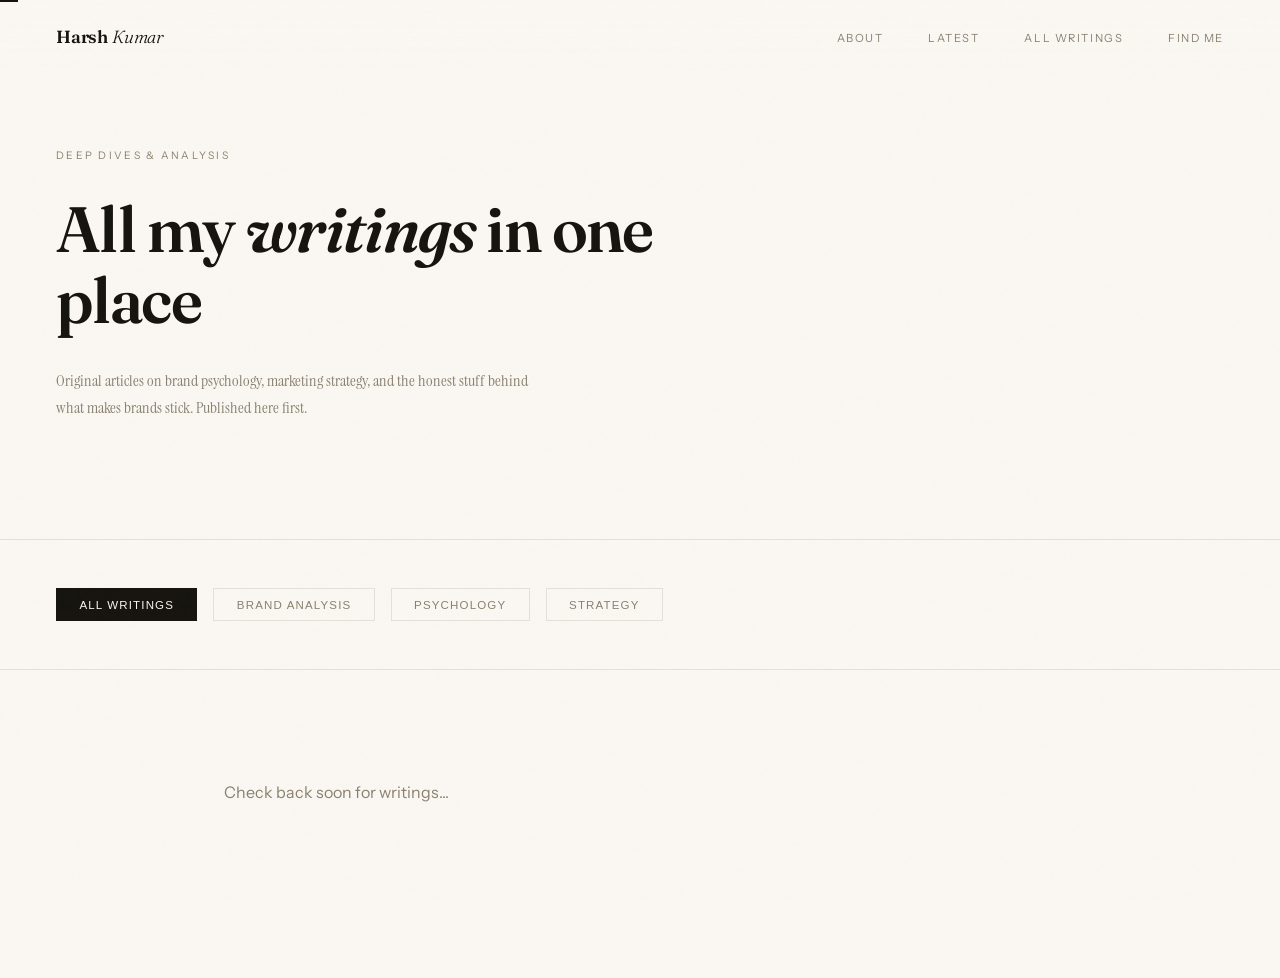
<file: launch1.writings.html>
<!DOCTYPE html>
<html lang="en">
<head>
  <meta charset="UTF-8"/>
  <meta name="viewport" content="width=device-width, initial-scale=1.0"/>
  <meta name="description" content="All writings by Harsh Kumar - Brand psychology, marketing strategy, and honest analysis.">
  <title>Writings — Harsh Kumar</title>
  <link rel="preconnect" href="https://fonts.googleapis.com"/>
  <link href="https://fonts.googleapis.com/css2?family=Fraunces:ital,opsz,wght@0,9..144,300;0,9..144,400;0,9..144,600;0,9..144,700;1,9..144,300;1,9..144,400;1,9..144,600;1,9..144,700&family=Instrument+Sans:wght@400;500;600&family=Instrument+Serif:ital@0;1&display=swap" rel="stylesheet"/>
  <style>
    *,*::before,*::after{margin:0;padding:0;box-sizing:border-box;}
    :root{
      --bg:#faf7f2;
      --ink:#16140f;
      --mid:#8a8070;
      --pale:#f0ebe0;
      --warm:#e8e0d0;
      --red:#bf3517;
      --rule:rgba(22,20,15,0.1);
    }
    html{scroll-behavior:smooth;}
    body{
      background:var(--bg);
      color:var(--ink);
      font-family:'Instrument Sans',sans-serif;
      overflow-x:hidden;
      cursor:none;
    }

    .ucursor{
      position:fixed;
      width:18px;height:2px;
      background:var(--ink);
      pointer-events:none;z-index:9999;
      top:0;left:0;
      transition:width 0.2s,background 0.2s;
    }
    .ucursor.hover{width:34px;background:var(--red);}

    body::after{
      content:'';position:fixed;inset:0;
      background-image:url("data:image/svg+xml,%3Csvg viewBox='0 0 200 200' xmlns='http://www.w3.org/2000/svg'%3E%3Cfilter id='n'%3E%3CfeTurbulence type='fractalNoise' baseFrequency='0.8' numOctaves='4' stitchTiles='stitch'/%3E%3C/filter%3E%3Crect width='100%25' height='100%25' filter='url(%23n)' opacity='0.025'/%3E%3C/svg%3E");
      pointer-events:none;z-index:900;opacity:0.55;
    }

    /* NAV */
    nav{
      position:fixed;top:0;left:0;right:0;z-index:500;
      display:flex;justify-content:space-between;align-items:center;
      padding:1.6rem 3.5rem;
      background:linear-gradient(var(--bg),transparent);
    }
    .nav-sig{
      font-family:'Fraunces',serif;
      font-size:1.1rem;font-weight:300;font-style:italic;
      color:var(--ink);text-decoration:none;letter-spacing:-0.01em;
    }
    .nav-sig strong{font-weight:600;font-style:normal;}
    .nav-links{display:flex;gap:2.8rem;list-style:none;}
    .nav-links a{
      font-size:0.7rem;letter-spacing:0.14em;text-transform:uppercase;
      color:var(--mid);text-decoration:none;transition:color 0.2s;
    }
    .nav-links a:hover{color:var(--ink);}

    /* HEADER */
    header{
      min-height:60vh;
      display:flex;flex-direction:column;justify-content:center;align-items:flex-start;
      padding:8rem 3.5rem 6rem;
      border-bottom:1px solid var(--rule);
    }
    .header-kicker{
      font-size:0.65rem;letter-spacing:0.22em;text-transform:uppercase;
      color:var(--mid);margin-bottom:2rem;
    }
    .header-h{
      font-family:'Fraunces',serif;
      font-size:clamp(2.8rem,5vw,5rem);
      font-weight:600;line-height:1.1;letter-spacing:-0.025em;
      color:var(--ink);margin-bottom:2rem;
      max-width:600px;
    }
    .header-sub{
      font-family:'Instrument Serif',serif;
      font-size:1rem;line-height:1.7;
      color:var(--mid);max-width:500px;
    }

    /* FILTERS */
    .filters{
      display:flex;gap:1rem;flex-wrap:wrap;
      padding:3rem 3.5rem;
      border-bottom:1px solid var(--rule);
    }
    .filter-btn{
      padding:0.6rem 1.4rem;
      border:1px solid var(--rule);
      background:var(--bg);
      color:var(--mid);
      cursor:pointer;
      font-size:0.72rem;
      letter-spacing:0.1em;
      text-transform:uppercase;
      transition:all 0.2s;
    }
    .filter-btn:hover,
    .filter-btn.active{
      background:var(--ink);
      color:var(--bg);
      border-color:var(--ink);
    }

    /* WRITINGS GRID */
    .writings-container{
      padding:3rem 3.5rem;
    }
    .writings-grid{
      display:grid;grid-template-columns:repeat(2,1fr);
      gap:3rem;
      margin-bottom:4rem;
    }
    .writing-card{
      padding:2rem 0;
      border-bottom:1px solid var(--rule);
      text-decoration:none;
      color:inherit;
      transition:opacity 0.2s;
    }
    .writing-card:hover{opacity:0.7;}
    .writing-card:last-child{border-bottom:none;}

    .w-tag{
      font-size:0.58rem;letter-spacing:0.18em;text-transform:uppercase;
      color:var(--mid);margin-bottom:0.8rem;display:inline-block;
    }
    .w-title{
      font-family:'Fraunces',serif;
      font-size:1.4rem;font-weight:600;
      line-height:1.3;color:var(--ink);
      margin-bottom:0.8rem;
    }
    .w-excerpt{
      font-family:'Instrument Serif',serif;
      font-size:0.95rem;line-height:1.6;
      color:var(--mid);margin-bottom:1rem;
    }
    .w-meta{
      font-size:0.72rem;letter-spacing:0.1em;
      color:var(--mid);display:flex;gap:1.5rem;
    }

    /* LOAD MORE */
    .load-more{
      text-align:center;padding:2rem;
    }
    .load-btn{
      padding:0.8rem 2rem;
      border:1.5px solid var(--ink);
      background:var(--bg);
      color:var(--ink);
      cursor:pointer;
      font-size:0.72rem;
      letter-spacing:0.1em;
      text-transform:uppercase;
      transition:all 0.2s;
    }
    .load-btn:hover{
      background:var(--ink);
      color:var(--bg);
    }

    /* EMPTY STATE */
    .empty{
      text-align:center;padding:4rem 2rem;
      color:var(--mid);
    }

    /* MOBILE */
    @media(max-width:768px){
      nav{padding:1.2rem 1.4rem;}
      header{padding:6rem 1.4rem 4rem;}
      .header-h{font-size:clamp(1.8rem,6vw,3rem);}
      .filters{padding:2rem 1.4rem;gap:0.8rem;}
      .writings-container{padding:2rem 1.4rem;}
      .writings-grid{grid-template-columns:1fr;gap:2rem;}
      .w-title{font-size:1.1rem;}
    }
  </style>
</head>
<body>

<div class="ucursor" id="uc"></div>

<!-- NAV -->
<nav>
  <a href="/" class="nav-sig"><strong>Harsh</strong> Kumar</a>
  <ul class="nav-links">
    <li><a href="/#about">About</a></li>
    <li><a href="/#writings">Latest</a></li>
    <li><a href="/writings">All Writings</a></li>
    <li><a href="/#connect">Find me</a></li>
  </ul>
</nav>

<!-- HEADER -->
<header>
  <p class="header-kicker">Deep dives & analysis</p>
  <h1 class="header-h">All my <em>writings</em> in one place</h1>
  <p class="header-sub">Original articles on brand psychology, marketing strategy, and the honest stuff behind what makes brands stick. Published here first.</p>
</header>

<!-- FILTERS -->
<div class="filters">
  <button class="filter-btn active" data-filter="all">All writings</button>
  <button class="filter-btn" data-filter="brand-analysis">Brand Analysis</button>
  <button class="filter-btn" data-filter="psychology">Psychology</button>
  <button class="filter-btn" data-filter="strategy">Strategy</button>
</div>

<!-- WRITINGS -->
<div class="writings-container">
  <div class="writings-grid" id="writingsGrid">
    <p class="empty">Loading writings...</p>
  </div>
  <div class="load-more" id="loadMore" style="display:none;">
    <button class="load-btn">Load more articles</button>
  </div>
</div>

<script>
  // Cursor
  const uc = document.getElementById('uc');
  document.addEventListener('mousemove', e => {
    uc.style.transform = `translate(${e.clientX - 9}px, ${e.clientY + 1}px)`;
  });
  document.querySelectorAll('a,button').forEach(el => {
    el.addEventListener('mouseenter', () => uc.classList.add('hover'));
    el.addEventListener('mouseleave', () => uc.classList.remove('hover'));
  });

  // Sanity Integration
  const PROJECT_ID = 'de2pyr5p';
  const DATASET = 'production';
  let allWritings = [];
  let currentFilter = 'all';
  let displayedCount = 0;
  const itemsPerPage = 6;

  async function loadWritings() {
    try {
      const query = encodeURIComponent('*[_type == "writing"] | order(_createdAt desc)');
      const response = await fetch(
        `https://${PROJECT_ID}.api.sanity.io/v2021-06-07/data/query/${DATASET}?query=${query}`
      );
      
      if (response.ok) {
        const data = await response.json();
        allWritings = data.result || [];
        displayWritings();
      }
    } catch (e) {
      console.log('Sanity fetch pending');
      document.getElementById('writingsGrid').innerHTML = 
        '<p class="empty">Check back soon for writings...</p>';
    }
  }

  function displayWritings() {
    const filtered = currentFilter === 'all' 
      ? allWritings 
      : allWritings.filter(w => w.category?.toLowerCase() === currentFilter.toLowerCase());
    
    const toDisplay = filtered.slice(0, displayedCount + itemsPerPage);
    displayedCount = toDisplay.length;
    
    if (toDisplay.length === 0) {
      document.getElementById('writingsGrid').innerHTML = 
        '<p class="empty">No writings in this category yet</p>';
      document.getElementById('loadMore').style.display = 'none';
      return;
    }

    document.getElementById('writingsGrid').innerHTML = toDisplay.map(w => `
      <a href="/writings/${w.slug.current}" class="writing-card">
        <span class="w-tag">${w.category || 'Writing'}</span>
        <h2 class="w-title">${w.title}</h2>
        <p class="w-excerpt">${w.excerpt || ''}</p>
        <div class="w-meta">
          <span>${new Date(w._createdAt).toLocaleDateString('en-US', {year: 'numeric', month: 'long', day: 'numeric'})}</span>
          <span>Read →</span>
        </div>
      </a>
    `).join('');

    document.getElementById('loadMore').style.display = 
      toDisplay.length < filtered.length ? 'block' : 'none';
  }

  // Filter buttons
  document.querySelectorAll('.filter-btn').forEach(btn => {
    btn.addEventListener('click', (e) => {
      document.querySelectorAll('.filter-btn').forEach(b => b.classList.remove('active'));
      e.target.classList.add('active');
      currentFilter = e.target.dataset.filter;
      displayedCount = 0;
      displayWritings();
    });
  });

  // Load more button
  document.getElementById('loadMore')?.addEventListener('click', () => {
    displayWritings();
  });

  // Initial load
  loadWritings();
</script>

</body>
</html>
</file>
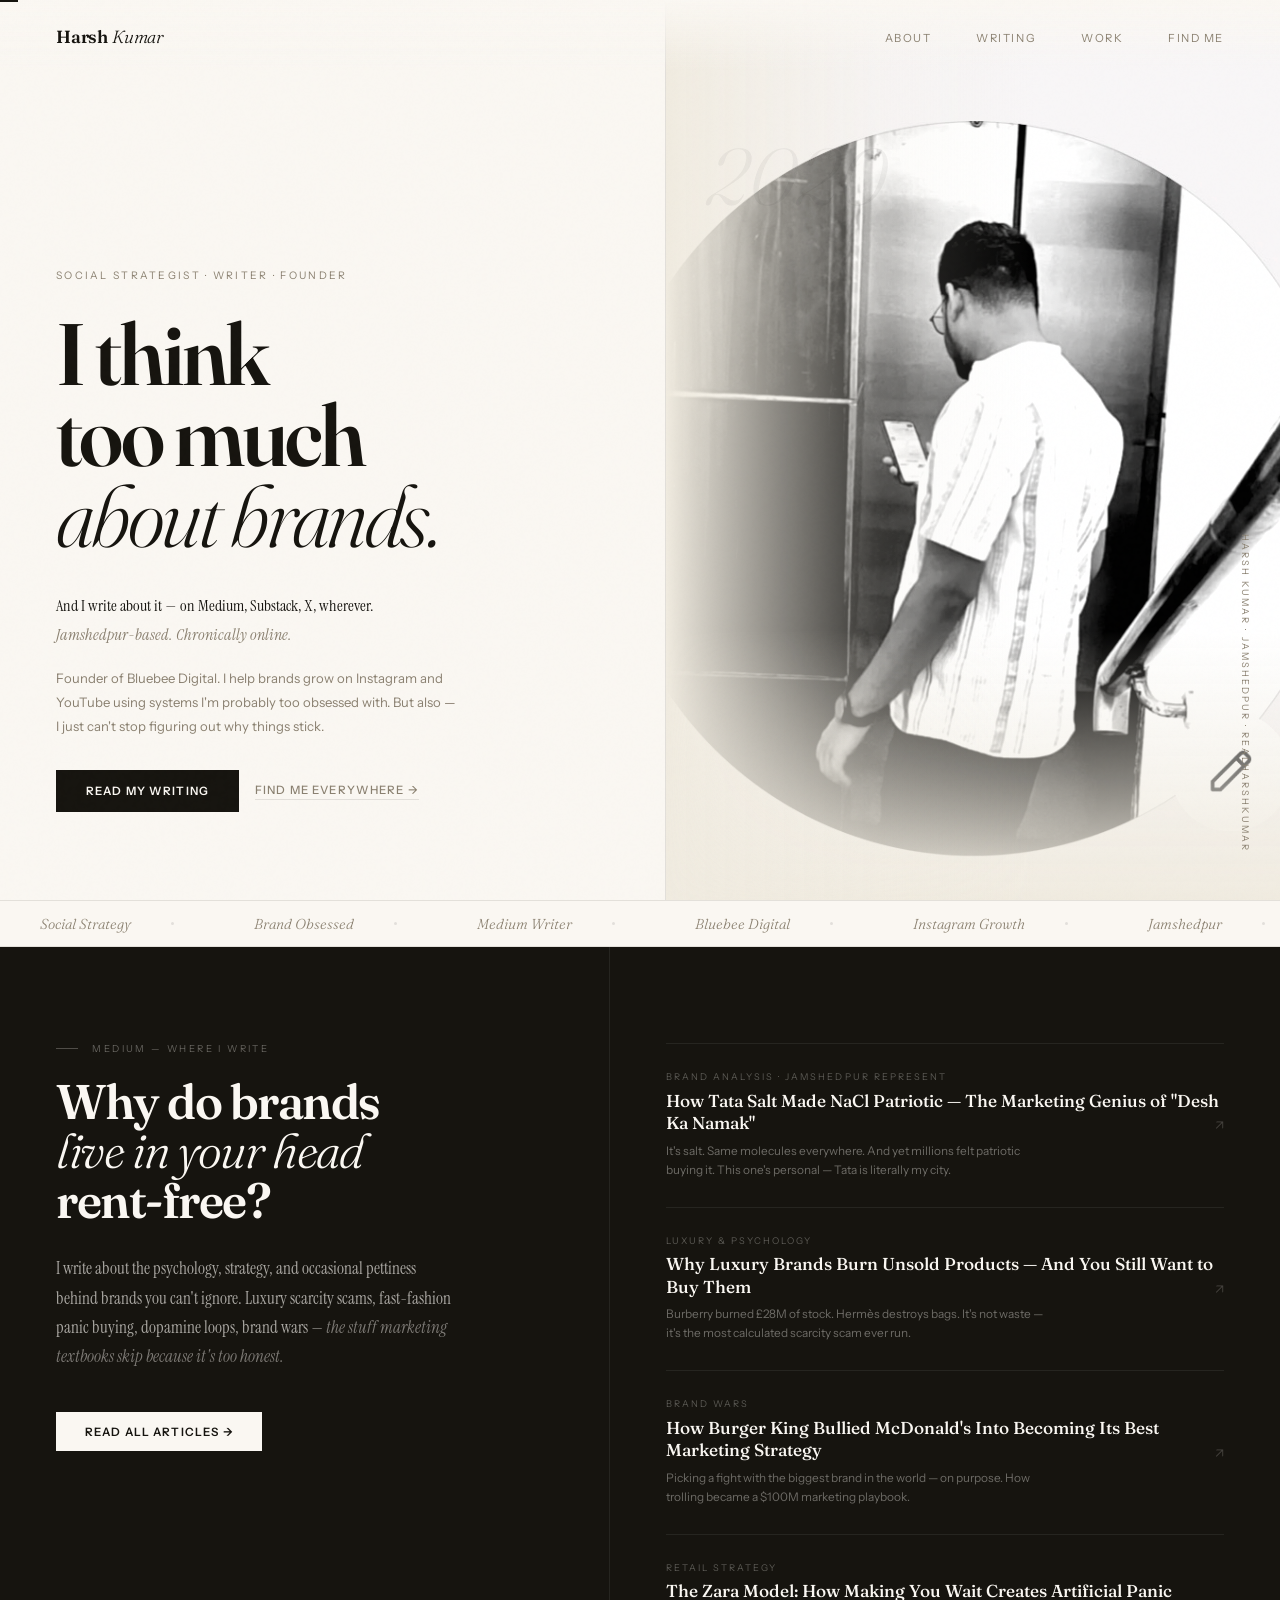
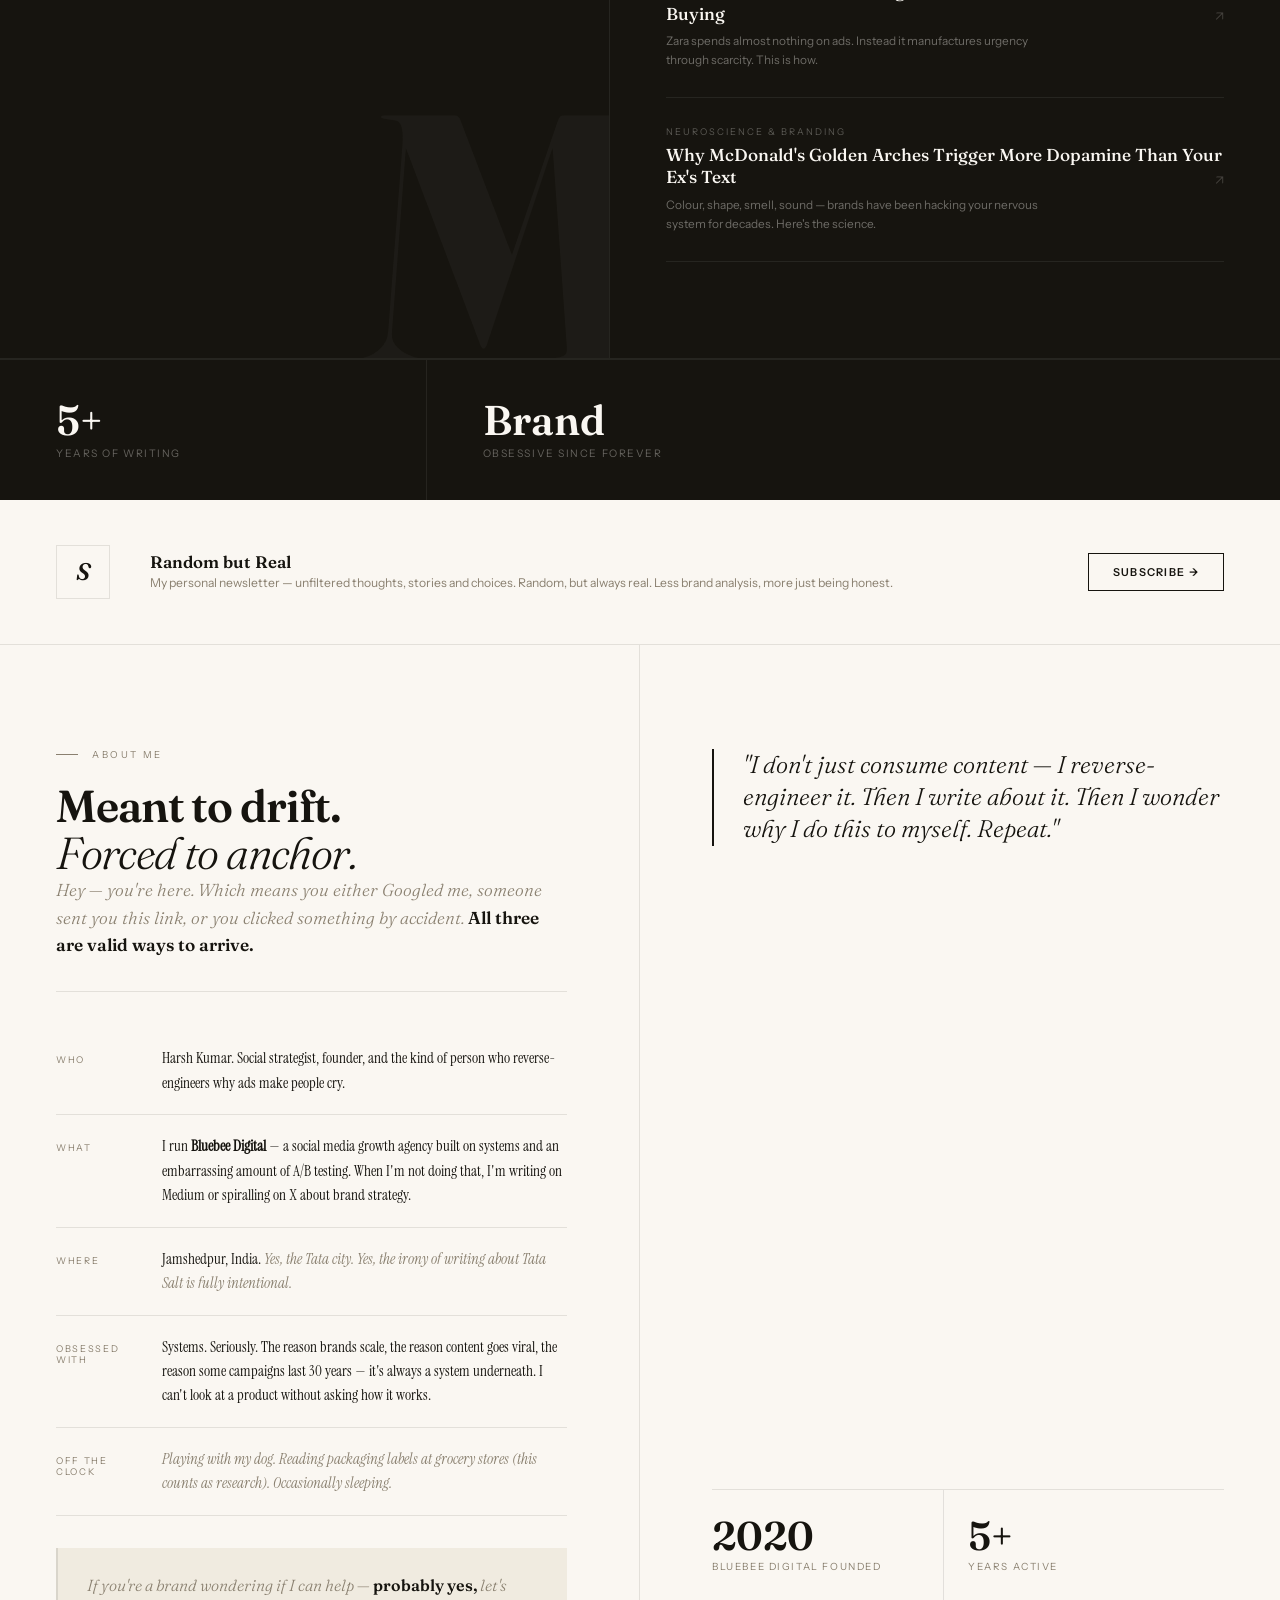
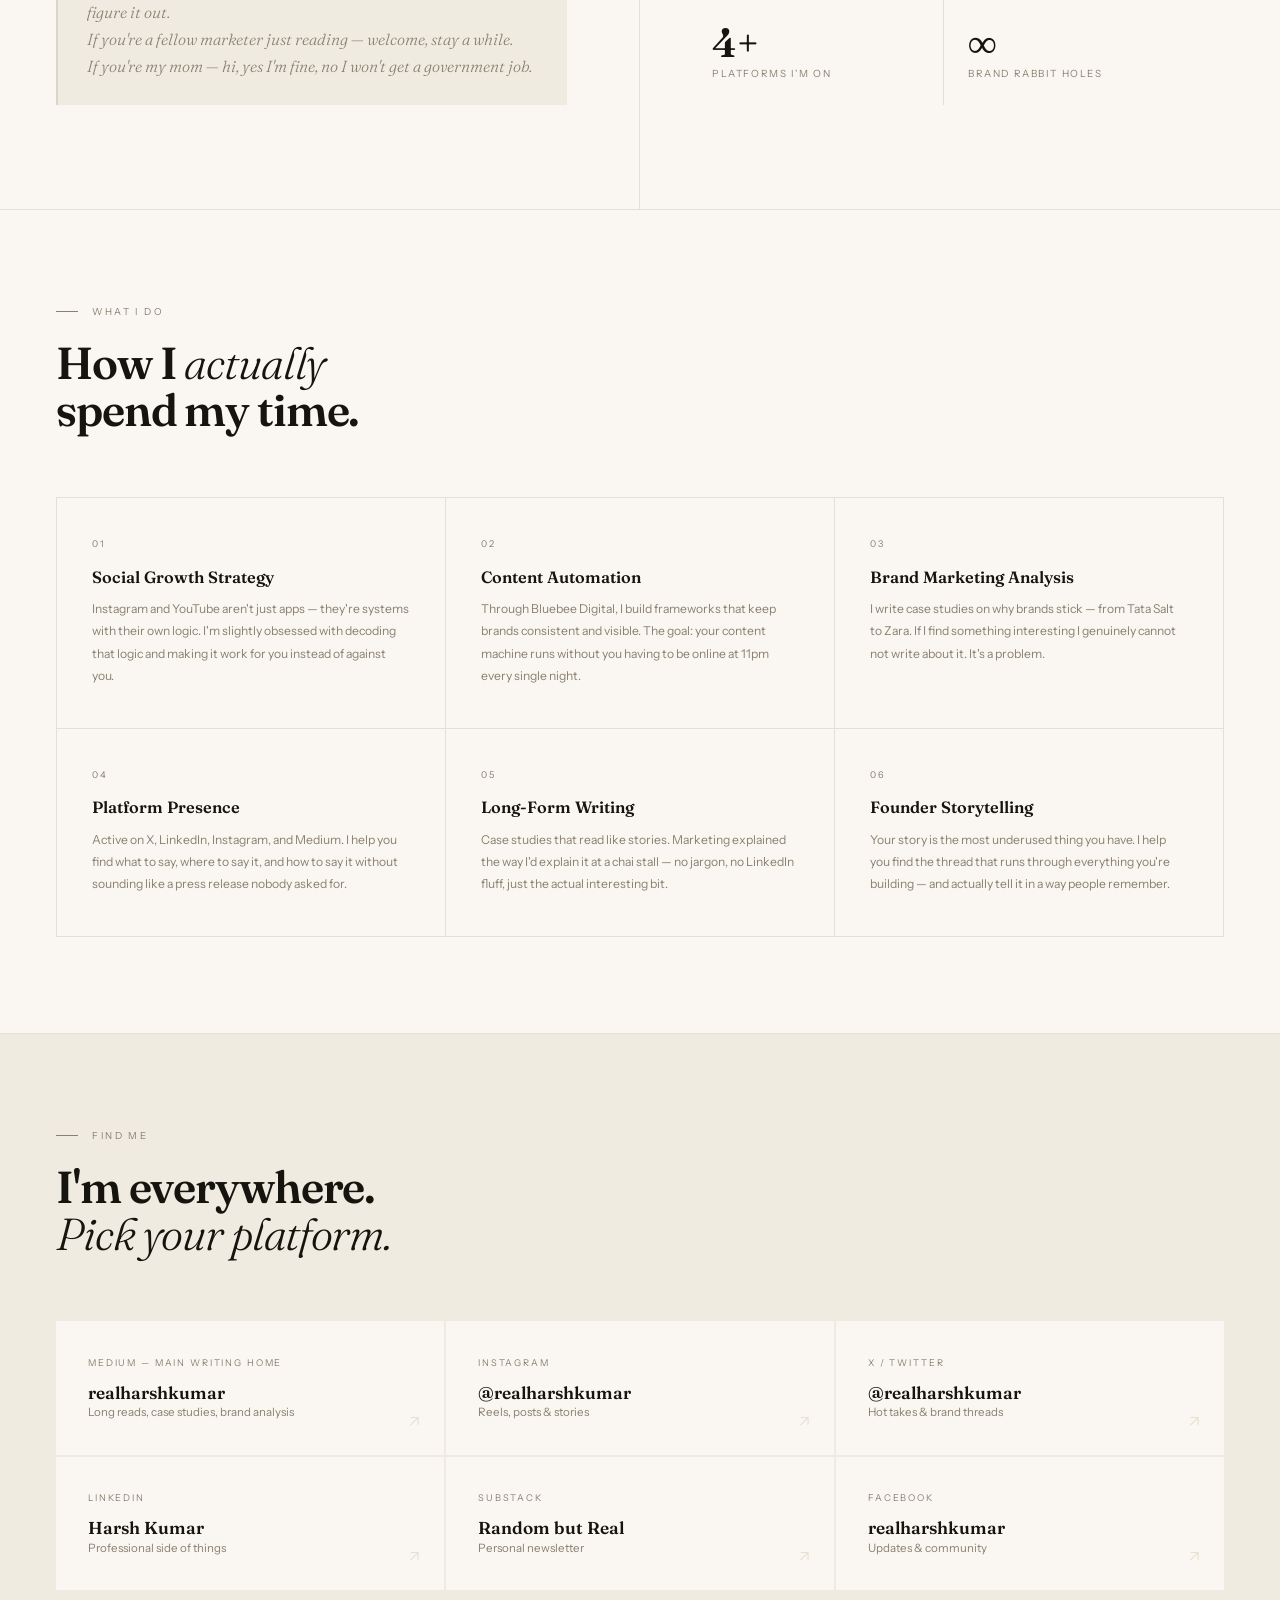
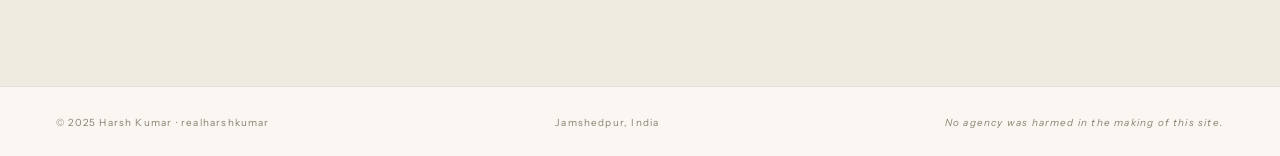
<file: realharshkumar (1).html>
<!DOCTYPE html>
<html lang="en">
<head>
  <meta charset="UTF-8"/>
  <meta name="viewport" content="width=device-width, initial-scale=1.0"/>
  <title>Harsh Kumar — realharshkumar</title>
  <link rel="preconnect" href="https://fonts.googleapis.com"/>
  <link href="https://fonts.googleapis.com/css2?family=Fraunces:ital,opsz,wght@0,9..144,300;0,9..144,400;0,9..144,600;0,9..144,700;1,9..144,300;1,9..144,400;1,9..144,600;1,9..144,700&family=Instrument+Sans:wght@400;500;600&family=Instrument+Serif:ital@0;1&display=swap" rel="stylesheet"/>
  <style>
    *,*::before,*::after{margin:0;padding:0;box-sizing:border-box;}
    :root{
      --bg:#faf7f2;
      --ink:#16140f;
      --mid:#8a8070;
      --pale:#f0ebe0;
      --warm:#e8e0d0;
      --red:#bf3517;
      --rule:rgba(22,20,15,0.1);
    }
    html{scroll-behavior:smooth;}
    body{
      background:var(--bg);
      color:var(--ink);
      font-family:'Instrument Sans',sans-serif;
      overflow-x:hidden;
      cursor:none;
    }

    /* ── CURSOR: underline beam ── */
    .ucursor{
      position:fixed;
      width:18px;height:2px;
      background:var(--ink);
      pointer-events:none;z-index:9999;
      top:0;left:0;
      transition:width 0.2s,background 0.2s;
    }
    .ucursor.hover{width:34px;background:var(--red);}

    /* ── GRAIN ── */
    body::after{
      content:'';position:fixed;inset:0;
      background-image:url("data:image/svg+xml,%3Csvg viewBox='0 0 200 200' xmlns='http://www.w3.org/2000/svg'%3E%3Cfilter id='n'%3E%3CfeTurbulence type='fractalNoise' baseFrequency='0.8' numOctaves='4' stitchTiles='stitch'/%3E%3C/filter%3E%3Crect width='100%25' height='100%25' filter='url(%23n)' opacity='0.025'/%3E%3C/svg%3E");
      pointer-events:none;z-index:900;opacity:0.55;
    }

    /* ── NAV ── */
    nav{
      position:fixed;top:0;left:0;right:0;z-index:500;
      display:flex;justify-content:space-between;align-items:center;
      padding:1.6rem 3.5rem;
      background:linear-gradient(var(--bg),transparent);
    }
    .nav-sig{
      font-family:'Fraunces',serif;
      font-size:1.1rem;font-weight:300;font-style:italic;
      color:var(--ink);text-decoration:none;letter-spacing:-0.01em;
    }
    .nav-sig strong{font-weight:600;font-style:normal;}
    .nav-links{display:flex;gap:2.8rem;list-style:none;}
    .nav-links a{
      font-size:0.7rem;letter-spacing:0.14em;text-transform:uppercase;
      color:var(--mid);text-decoration:none;transition:color 0.2s;
    }
    .nav-links a:hover{color:var(--ink);}

    /* ── HERO ── */
    .hero{
      min-height:100vh;
      display:grid;grid-template-columns:52% 48%;
      position:relative;overflow:hidden;
    }
    .hero-left{
      display:flex;flex-direction:column;justify-content:flex-end;
      padding:8rem 4.5rem 5.5rem 3.5rem;
      border-right:1px solid var(--rule);
      position:relative;z-index:2;
    }
    .hero-kicker{
      font-size:0.65rem;letter-spacing:0.22em;text-transform:uppercase;
      color:var(--mid);margin-bottom:2rem;
      opacity:0;animation:up 0.7s 0.15s forwards;
    }
    .hero-h1{
      font-family:'Fraunces',serif;
      font-size:clamp(3.8rem,6.8vw,6.8rem);
      font-weight:600;line-height:0.93;letter-spacing:-0.03em;
      color:var(--ink);
      opacity:0;animation:up 0.8s 0.28s forwards;
    }
    .hero-h1 .ital{font-style:italic;font-weight:300;}
    .hero-intro{
      margin-top:2.2rem;
      font-size:1.02rem;line-height:1.75;
      color:var(--ink);font-family:'Instrument Serif',serif;
      max-width:430px;
      opacity:0;animation:up 0.8s 0.46s forwards;
    }
    .hero-intro em{font-style:italic;color:var(--mid);}
    .hero-sub{
      margin-top:1rem;
      font-size:0.82rem;line-height:1.85;color:var(--mid);
      max-width:400px;
      opacity:0;animation:up 0.8s 0.58s forwards;
    }



    .hero-actions{
      display:flex;gap:1rem;margin-top:2rem;align-items:center;
      opacity:0;animation:up 0.8s 0.78s forwards;
    }
    .btn-dark{
      font-size:0.72rem;font-weight:600;letter-spacing:0.1em;text-transform:uppercase;
      background:var(--ink);color:var(--bg);
      text-decoration:none;padding:0.8rem 1.8rem;
      border:1.5px solid var(--ink);
      transition:background 0.25s,color 0.25s,transform 0.15s,box-shadow 0.25s;
      box-shadow:0 2px 12px rgba(22,20,15,0);
    }
    .btn-dark:hover{background:var(--red);border-color:var(--red);transform:translateY(-2px);box-shadow:0 6px 20px rgba(191,53,23,0.25);}
    .btn-line{
      font-size:0.72rem;font-weight:500;letter-spacing:0.1em;text-transform:uppercase;
      color:var(--mid);text-decoration:none;
      border-bottom:1px solid var(--rule);padding-bottom:0.15rem;
      transition:color 0.2s,border-color 0.2s;
    }
    .btn-line:hover{color:var(--ink);border-color:var(--ink);}

    /* hero photo */
    .hero-right{position:relative;overflow:hidden;background:var(--pale);}
    .hero-img{
      position:absolute;inset:0;
      background-size:cover;background-position:center 15%;
      filter:grayscale(15%) contrast(1.08);
      opacity:0;animation:fadein 1.3s 0.35s forwards;
    }
    .hero-img-grad{
      position:absolute;inset:0;
      background:linear-gradient(to right,var(--pale) 0%,rgba(240,235,224,0.2) 35%,transparent 60%),
                 linear-gradient(to top,var(--pale) 0%,transparent 30%);
    }
    .hero-side-text{
      position:absolute;bottom:3rem;right:0;
      font-size:0.58rem;letter-spacing:0.22em;text-transform:uppercase;
      color:var(--mid);writing-mode:vertical-rl;
      padding-right:1.8rem;
      opacity:0;animation:fadein 1s 1.3s forwards;
    }
    .hero-year{
      position:absolute;top:8.5rem;left:2.5rem;
      font-family:'Fraunces',serif;
      font-size:5rem;font-weight:300;font-style:italic;
      color:rgba(22,20,15,0.05);line-height:1;
      user-select:none;
    }

    /* ── MARQUEE ── */
    .marquee{
      border-top:1px solid var(--rule);border-bottom:1px solid var(--rule);
      overflow:hidden;padding:0.85rem 0;
    }
    .marquee-inner{
      display:flex;gap:0;width:max-content;
      animation:scroll 28s linear infinite;
    }
    .marquee-piece{
      font-family:'Fraunces',serif;font-style:italic;
      font-size:0.9rem;font-weight:300;color:var(--mid);
      padding:0 2.5rem;white-space:nowrap;
      display:flex;align-items:center;gap:2.5rem;
    }
    .marquee-sep{width:3px;height:3px;background:var(--rule);border-radius:50%;}
    @keyframes scroll{from{transform:translateX(0)}to{transform:translateX(-50%)}}

    /* ── SHARED ── */
    .sec-eye{
      font-size:0.6rem;letter-spacing:0.25em;text-transform:uppercase;
      color:var(--mid);display:flex;align-items:center;gap:0.9rem;
      margin-bottom:1.4rem;
    }
    .sec-eye::before{content:'';display:block;width:22px;height:1px;background:var(--mid);}
    .sec-h{
      font-family:'Fraunces',serif;
      font-size:clamp(2rem,3.5vw,3.2rem);font-weight:600;
      line-height:1.05;letter-spacing:-0.025em;color:var(--ink);
    }
    .sec-h em{font-style:italic;font-weight:300;}

    /* ── MEDIUM SECTION ── */
    .medium-wrap{background:var(--ink);color:var(--bg);}
    .medium-top{
      display:grid;grid-template-columns:1fr 1.1fr;
      border-bottom:1px solid rgba(255,255,255,0.07);
    }
    .medium-left{
      padding:6rem 4rem 6rem 3.5rem;
      border-right:1px solid rgba(255,255,255,0.07);
      position:relative;overflow:hidden;
    }
    .medium-watermark{
      position:absolute;right:-0.08em;bottom:-0.15em;
      font-family:'Fraunces',serif;font-size:22rem;font-weight:700;
      line-height:1;color:rgba(255,255,255,0.03);
      user-select:none;pointer-events:none;letter-spacing:-0.05em;
    }
    .medium-eye{
      font-size:0.6rem;letter-spacing:0.25em;text-transform:uppercase;
      color:rgba(250,247,242,0.35);margin-bottom:1.4rem;
      display:flex;align-items:center;gap:0.9rem;
    }
    .medium-eye::before{content:'';display:block;width:22px;height:1px;background:rgba(250,247,242,0.25);}
    .medium-h{
      font-family:'Fraunces',serif;
      font-size:clamp(2.2rem,3.8vw,3.8rem);font-weight:600;
      line-height:1.02;letter-spacing:-0.03em;color:var(--bg);
    }
    .medium-h em{font-style:italic;font-weight:300;}
    .medium-voice{
      margin-top:1.8rem;
      font-family:'Instrument Serif',serif;font-size:1.05rem;line-height:1.75;
      color:rgba(250,247,242,0.65);max-width:400px;
    }
    .medium-voice em{font-style:italic;color:rgba(250,247,242,0.45);}
    .medium-cta{
      display:inline-flex;align-items:center;gap:0.8rem;
      margin-top:2.5rem;
      font-size:0.72rem;font-weight:600;letter-spacing:0.1em;text-transform:uppercase;
      background:var(--bg);color:var(--ink);
      text-decoration:none;padding:0.8rem 1.8rem;
      transition:background 0.2s,transform 0.15s,box-shadow 0.2s;
      box-shadow:0 0 0 rgba(0,0,0,0);
    }
    .medium-cta:hover{background:#e0dbd3;transform:translateY(-2px);box-shadow:0 8px 24px rgba(0,0,0,0.2);}
    .medium-right{padding:6rem 3.5rem;}
    .medium-articles{display:flex;flex-direction:column;}
    .m-art{
      display:block;text-decoration:none;
      padding:1.7rem 0;
      border-bottom:1px solid rgba(255,255,255,0.07);
      transition:padding-left 0.3s,background 0.2s;position:relative;
    }
    .m-art:first-child{border-top:1px solid rgba(255,255,255,0.07);}
    .m-art:hover{padding-left:0.9rem;}
    .m-tag{
      font-size:0.58rem;letter-spacing:0.22em;text-transform:uppercase;
      color:rgba(250,247,242,0.3);margin-bottom:0.45rem;
    }
    .m-title{
      font-family:'Fraunces',serif;font-size:1.08rem;font-weight:500;
      color:var(--bg);line-height:1.3;
    }
    .m-bio{
      font-size:0.74rem;line-height:1.6;color:rgba(250,247,242,0.38);
      margin-top:0.45rem;max-width:380px;
    }
    .m-arrow{
      position:absolute;right:0;top:50%;transform:translateY(-50%);
      font-size:0.85rem;color:rgba(250,247,242,0.2);
      transition:color 0.2s,transform 0.2s;
    }
    .m-art:hover .m-arrow{color:rgba(250,247,242,0.7);transform:translate(4px,calc(-50% - 3px));}
    .medium-stats{
      display:grid;grid-template-columns:repeat(3,1fr);
      border-top:1px solid rgba(255,255,255,0.07);
    }
    .mstat{
      padding:2.5rem 3.5rem;
      border-right:1px solid rgba(255,255,255,0.07);
    }
    .mstat:last-child{border-right:none;}
    .mstat-n{
      font-family:'Fraunces',serif;font-size:2.6rem;font-weight:600;
      color:var(--bg);line-height:1;
    }
    .mstat-l{font-size:0.65rem;letter-spacing:0.15em;text-transform:uppercase;color:rgba(250,247,242,0.35);margin-top:0.35rem;}

    /* ── SUBSTACK STRIP ── */
    .substack-strip{
      display:grid;grid-template-columns:auto 1fr auto;
      align-items:center;gap:2.5rem;
      padding:2.8rem 3.5rem;
      border-bottom:1px solid var(--rule);
      transition:background 0.2s;
    }
    .substack-strip:hover{background:var(--pale);}
    .ss-glyph{
      font-family:'Fraunces',serif;font-size:1.5rem;font-weight:600;font-style:italic;
      width:54px;height:54px;border:1px solid var(--rule);
      display:flex;align-items:center;justify-content:center;
      color:var(--ink);flex-shrink:0;
      transition:background 0.2s,color 0.2s;
    }
    .substack-strip:hover .ss-glyph{background:var(--ink);color:var(--bg);}
    .ss-name{font-family:'Fraunces',serif;font-size:1.05rem;font-weight:600;color:var(--ink);}
    .ss-desc{font-size:0.76rem;color:var(--mid);margin-top:0.15rem;line-height:1.5;}
    .ss-btn{
      font-size:0.68rem;font-weight:600;letter-spacing:0.12em;text-transform:uppercase;
      border:1.5px solid var(--ink);color:var(--ink);
      text-decoration:none;padding:0.7rem 1.5rem;white-space:nowrap;
      flex-shrink:0;transition:background 0.2s,color 0.2s,box-shadow 0.2s;
    }
    .ss-btn:hover{background:var(--ink);color:var(--bg);box-shadow:0 4px 16px rgba(22,20,15,0.15);}

    /* ── ABOUT ── */
    .about{
      display:grid;grid-template-columns:1fr 1fr;gap:0;
      border-bottom:1px solid var(--rule);
    }
    .about-l{
      padding:6.5rem 4.5rem 6.5rem 3.5rem;
      border-right:1px solid var(--rule);
    }
    .about-r{
      padding:6.5rem 3.5rem 6.5rem 4.5rem;
      display:flex;flex-direction:column;justify-content:space-between;
    }
    .about-visitor-line{
      font-family:'Fraunces',serif;font-style:italic;font-weight:300;
      font-size:1.08rem;color:var(--mid);margin-bottom:2.2rem;line-height:1.6;
      padding-bottom:2rem;border-bottom:1px solid var(--rule);
    }
    .about-visitor-line strong{font-style:normal;font-weight:600;color:var(--ink);}
    .about-who-block{
      margin-top:2rem;display:flex;flex-direction:column;gap:0;
    }
    .who-row{
      display:grid;grid-template-columns:90px 1fr;
      padding:1.2rem 0;border-bottom:1px solid var(--rule);
      align-items:baseline;gap:1rem;
    }
    .who-label{
      font-size:0.58rem;letter-spacing:0.18em;text-transform:uppercase;
      color:var(--mid);padding-top:0.1rem;
    }
    .who-val{
      font-family:'Instrument Serif',serif;font-size:0.95rem;line-height:1.6;
      color:var(--ink);
    }
    .who-val em{font-style:italic;color:var(--mid);}
    .who-val strong{font-style:normal;font-weight:600;}
    .about-fourth-wall{
      margin-top:2rem;
      font-family:'Fraunces',serif;font-size:1.0rem;font-weight:300;font-style:italic;
      color:var(--mid);line-height:1.7;
      padding:1.5rem 1.8rem;background:var(--pale);
      border-left:2px solid var(--rule);
    }
    .about-fourth-wall strong{font-style:normal;font-weight:600;color:var(--ink);}
    .pull{
      font-family:'Fraunces',serif;font-size:1.5rem;font-weight:300;font-style:italic;
      line-height:1.35;color:var(--ink);
      border-left:2px solid var(--ink);padding-left:1.8rem;
    }
    .stats-row{
      display:grid;grid-template-columns:1fr 1fr;
      border-top:1px solid var(--rule);margin-top:3rem;
    }
    .st{padding:1.6rem 0;}
    .st:nth-child(odd){border-right:1px solid var(--rule);padding-right:1.5rem;margin-right:1.5rem;}
    .st-n{font-family:'Fraunces',serif;font-size:2.5rem;font-weight:600;line-height:1;}
    .st-l{font-size:0.62rem;letter-spacing:0.16em;text-transform:uppercase;color:var(--mid);margin-top:0.25rem;}

    /* ── EXPERTISE ── */
    .expertise{padding:6rem 3.5rem;border-bottom:1px solid var(--rule);}
    .ex-grid{
      display:grid;grid-template-columns:repeat(3,1fr);
      border-top:1px solid var(--rule);border-left:1px solid var(--rule);
      margin-top:4rem;
    }
    .ex{
      padding:2.5rem 2.2rem;
      border-right:1px solid var(--rule);border-bottom:1px solid var(--rule);
      transition:background 0.25s,box-shadow 0.25s;
      position:relative;
    }
    .ex::before{
      content:'';position:absolute;top:0;left:0;right:0;height:2px;
      background:var(--red);transform:scaleX(0);transform-origin:left;
      transition:transform 0.35s cubic-bezier(0.22,0.61,0.36,1);
    }
    .ex:hover{background:var(--pale);}
    .ex:hover::before{transform:scaleX(1);}
    .ex-n{font-size:0.58rem;letter-spacing:0.18em;color:var(--mid);margin-bottom:1.1rem;}
    .ex-t{font-family:'Fraunces',serif;font-size:1.02rem;font-weight:600;color:var(--ink);margin-bottom:0.7rem;}
    .ex-b{font-size:0.76rem;line-height:1.85;color:var(--mid);}

    /* ── CONNECT ── */
    .connect{padding:6rem 3.5rem;background:var(--pale);}
    .c-grid{
      display:grid;grid-template-columns:repeat(3,1fr);
      gap:2px;margin-top:4rem;
    }
    .c-card{
      background:var(--bg);padding:2.2rem 2rem;
      text-decoration:none;display:block;
      transition:background 0.2s,transform 0.15s,box-shadow 0.2s;position:relative;
    }
    .c-card:hover{background:var(--ink);transform:translateY(-3px);box-shadow:0 12px 32px rgba(22,20,15,0.15);}
    .c-lbl{
      font-size:0.58rem;letter-spacing:0.2em;text-transform:uppercase;
      color:var(--mid);margin-bottom:0.9rem;display:block;transition:color 0.2s;
    }
    .c-card:hover .c-lbl{color:rgba(250,247,242,0.35);}
    .c-name{
      font-family:'Fraunces',serif;font-size:1.08rem;font-weight:600;
      color:var(--ink);display:block;transition:color 0.2s;
    }
    .c-card:hover .c-name{color:var(--bg);}
    .c-handle{font-size:0.72rem;color:var(--mid);display:block;margin-top:0.15rem;transition:color 0.2s;}
    .c-card:hover .c-handle{color:rgba(250,247,242,0.4);}
    .c-arr{position:absolute;bottom:1.5rem;right:1.5rem;font-size:1rem;color:var(--warm);transition:transform 0.2s,color 0.2s;}
    .c-card:hover .c-arr{transform:translate(3px,-3px);color:rgba(250,247,242,0.4);}

    /* ── FOOTER ── */
    footer{
      display:flex;justify-content:space-between;align-items:center;
      padding:1.8rem 3.5rem;border-top:1px solid var(--rule);
      font-size:0.62rem;letter-spacing:0.12em;color:var(--mid);
    }

    /* ── ANIMATIONS ── */
    @keyframes up{from{opacity:0;transform:translateY(22px)}to{opacity:1;transform:none}}
    @keyframes fadein{from{opacity:0}to{opacity:1}}
    .r{opacity:0;transform:translateY(26px);transition:opacity 0.75s ease,transform 0.75s ease;}
    .r.on{opacity:1;transform:none;}
    .d1{transition-delay:0.1s}.d2{transition-delay:0.2s}.d3{transition-delay:0.32s}

    /* ── MOBILE ── */
    @media(max-width:768px){
      html,body{overflow-x:hidden;max-width:100vw;}
      nav{padding:1.2rem 1.4rem;}
      .nav-links{display:none;}
      .hero{grid-template-columns:1fr;min-height:auto;}
      .hero-left{padding:6rem 1.4rem 3rem;border-right:none;width:100%;}
      .hero-right{height:65vw;width:100%;}
      .hero-h1{font-size:clamp(2.8rem,11vw,4rem);}
      .marquee-piece{font-size:0.78rem;padding:0 1.5rem;}
      .medium-top{grid-template-columns:1fr;}
      .medium-left{padding:4rem 1.4rem 3rem;}
      .medium-right{padding:2rem 1.4rem 4rem;}
      .medium-stats{grid-template-columns:1fr 1fr 1fr;}
      .mstat{padding:2rem 1.4rem;}
      .substack-strip{grid-template-columns:auto 1fr;padding:2rem 1.4rem;}
      .ss-btn{display:none;}
      .about{grid-template-columns:1fr;}
      .about-l{padding:4rem 1.4rem 2rem;border-right:none;border-bottom:1px solid var(--rule);}
      .about-r{padding:2rem 1.4rem 4rem;}
      .who-row{grid-template-columns:80px 1fr;}
      .expertise{padding:4rem 1.4rem;}
      .ex-grid{grid-template-columns:1fr;}
      .connect{padding:4rem 1.4rem;}
      .c-grid{grid-template-columns:1fr;}
      footer{flex-direction:column;gap:0.4rem;text-align:center;padding:1.4rem;}
    }
  </style>
</head>
<body>

<div class="ucursor" id="uc"></div>

<!-- NAV -->
<nav>
  <a href="#" class="nav-sig"><strong>Harsh</strong> Kumar</a>
  <ul class="nav-links">
    <li><a href="#about">About</a></li>
    <li><a href="#medium">Writing</a></li>
    <li><a href="#work">Work</a></li>
    <li><a href="#connect">Find me</a></li>
  </ul>
</nav>

<!-- HERO -->
<section class="hero">
  <div class="hero-left">
    <p class="hero-kicker">Social Strategist · Writer · Founder</p>
    <h1 class="hero-h1">I think<br>too much<br><span class="ital">about brands.</span></h1>
    <p class="hero-intro">
      And I write about it — on Medium, Substack, X, wherever.<br>
      <em>Jamshedpur-based. Chronically online.</em>
    </p>
    <p class="hero-sub">
      Founder of Bluebee Digital. I help brands grow on Instagram and YouTube using systems I'm probably too obsessed with. But also — I just can't stop figuring out why things stick.
    </p>

    <div class="hero-actions">
      <a href="https://realharshkumar.medium.com" target="_blank" class="btn-dark">Read my writing</a>
      <a href="#connect" class="btn-line">Find me everywhere →</a>
    </div>
  </div>
  <div class="hero-right">
    <div class="hero-img" id="heroImg"></div>
    <div class="hero-img-grad"></div>
    <div class="hero-year">2020</div>
    <div class="hero-side-text">Harsh Kumar · Jamshedpur · realharshkumar</div>
  </div>
</section>

<!-- MARQUEE -->
<div class="marquee">
  <div class="marquee-inner">
    <span class="marquee-piece">Social Strategy <span class="marquee-sep"></span></span>
    <span class="marquee-piece">Brand Obsessed <span class="marquee-sep"></span></span>
    <span class="marquee-piece">Medium Writer <span class="marquee-sep"></span></span>
    <span class="marquee-piece">Bluebee Digital <span class="marquee-sep"></span></span>
    <span class="marquee-piece">Instagram Growth <span class="marquee-sep"></span></span>
    <span class="marquee-piece">Jamshedpur <span class="marquee-sep"></span></span>
    <span class="marquee-piece">Random but Real <span class="marquee-sep"></span></span>
    <span class="marquee-piece">Content Systems <span class="marquee-sep"></span></span>
    <span class="marquee-piece">Social Strategy <span class="marquee-sep"></span></span>
    <span class="marquee-piece">Brand Obsessed <span class="marquee-sep"></span></span>
    <span class="marquee-piece">Medium Writer <span class="marquee-sep"></span></span>
    <span class="marquee-piece">Bluebee Digital <span class="marquee-sep"></span></span>
    <span class="marquee-piece">Instagram Growth <span class="marquee-sep"></span></span>
    <span class="marquee-piece">Jamshedpur <span class="marquee-sep"></span></span>
    <span class="marquee-piece">Random but Real <span class="marquee-sep"></span></span>
    <span class="marquee-piece">Content Systems <span class="marquee-sep"></span></span>
  </div>
</div>

<!-- MEDIUM -->
<section class="medium-wrap" id="medium">
  <div class="medium-top">
    <div class="medium-left r">
      <div class="medium-watermark">M</div>
      <p class="medium-eye">Medium — Where I write</p>
      <h2 class="medium-h">Why do brands<br><em>live in your head</em><br>rent-free?</h2>
      <p class="medium-voice">
        I write about the psychology, strategy, and occasional pettiness behind brands you can't ignore. Luxury scarcity scams, fast-fashion panic buying, dopamine loops, brand wars — <em>the stuff marketing textbooks skip because it's too honest.</em>
      </p>
      <a href="https://realharshkumar.medium.com" target="_blank" class="medium-cta">Read all articles →</a>
    </div>
    <div class="medium-right r d1">
      <div class="medium-articles">
        <a href="https://realharshkumar.medium.com/how-tata-salt-made-nacl-patriotic-the-marketing-genius-of-desh-ka-namak-50abcad4bbf7" target="_blank" class="m-art">
          <p class="m-tag">Brand Analysis · Jamshedpur Represent</p>
          <p class="m-title">How Tata Salt Made NaCl Patriotic — The Marketing Genius of "Desh Ka Namak"</p>
          <p class="m-bio">It's salt. Same molecules everywhere. And yet millions felt patriotic buying it. This one's personal — Tata is literally my city.</p>
          <span class="m-arrow">↗</span>
        </a>
        <a href="https://realharshkumar.medium.com/why-luxury-brands-burn-unsold-products-and-you-still-want-to-buy-them-the-scarcity-scam-f028bad65332" target="_blank" class="m-art">
          <p class="m-tag">Luxury & Psychology</p>
          <p class="m-title">Why Luxury Brands Burn Unsold Products — And You Still Want to Buy Them</p>
          <p class="m-bio">Burberry burned £28M of stock. Hermès destroys bags. It's not waste — it's the most calculated scarcity scam ever run.</p>
          <span class="m-arrow">↗</span>
        </a>
        <a href="https://realharshkumar.medium.com/how-burger-king-bullied-mcdonalds-into-becoming-its-best-marketing-strategy-ed719126f9e4" target="_blank" class="m-art">
          <p class="m-tag">Brand Wars</p>
          <p class="m-title">How Burger King Bullied McDonald's Into Becoming Its Best Marketing Strategy</p>
          <p class="m-bio">Picking a fight with the biggest brand in the world — on purpose. How trolling became a $100M marketing playbook.</p>
          <span class="m-arrow">↗</span>
        </a>
        <a href="https://realharshkumar.medium.com/the-zara-model-how-making-you-wait-creates-artificial-panic-buying-5bb2385716f3" target="_blank" class="m-art">
          <p class="m-tag">Retail Strategy</p>
          <p class="m-title">The Zara Model: How Making You Wait Creates Artificial Panic Buying</p>
          <p class="m-bio">Zara spends almost nothing on ads. Instead it manufactures urgency through scarcity. This is how.</p>
          <span class="m-arrow">↗</span>
        </a>
        <a href="https://realharshkumar.medium.com/why-mcdonalds-golden-arches-trigger-more-dopamine-than-your-ex-s-text-the-neuroscience-of-brand-873b962290a8" target="_blank" class="m-art">
          <p class="m-tag">Neuroscience & Branding</p>
          <p class="m-title">Why McDonald's Golden Arches Trigger More Dopamine Than Your Ex's Text</p>
          <p class="m-bio">Colour, shape, smell, sound — brands have been hacking your nervous system for decades. Here's the science.</p>
          <span class="m-arrow">↗</span>
        </a>
      </div>
    </div>
  </div>
  <div class="medium-stats r">
    <div class="mstat">
      <div class="mstat-n">5+</div>
      <div class="mstat-l">Years of writing</div>
    </div>
    <div class="mstat">
      <div class="mstat-n">Brand</div>
      <div class="mstat-l">Obsessive since forever</div>
    </div>

  </div>
</section>

<!-- SUBSTACK -->
<div class="substack-strip r">
  <div class="ss-glyph">S</div>
  <div class="ss-body">
    <div class="ss-name">Random but Real</div>
    <div class="ss-desc">My personal newsletter — unfiltered thoughts, stories and choices. Random, but always real. Less brand analysis, more just being honest.</div>
  </div>
  <a href="https://realharshkumar.substack.com/" target="_blank" class="ss-btn">Subscribe →</a>
</div>

<!-- ABOUT -->
<section class="about" id="about">
  <div class="about-l r">
    <p class="sec-eye">About me</p>
    <h2 class="sec-h">Meant to drift.<br><em>Forced to anchor.</em></h2>

    <p class="about-visitor-line">
      Hey — you're here. Which means you either Googled me, someone sent you this link, or you clicked something by accident. <strong>All three are valid ways to arrive.</strong>
    </p>

    <div class="about-who-block">
      <div class="who-row">
        <span class="who-label">Who</span>
        <span class="who-val">Harsh Kumar. Social strategist, founder, and the kind of person who reverse-engineers why ads make people cry.</span>
      </div>
      <div class="who-row">
        <span class="who-label">What</span>
        <span class="who-val">I run <strong>Bluebee Digital</strong> — a social media growth agency built on systems and an embarrassing amount of A/B testing. When I'm not doing that, I'm writing on Medium or spiralling on X about brand strategy.</span>
      </div>
      <div class="who-row">
        <span class="who-label">Where</span>
        <span class="who-val">Jamshedpur, India. <em>Yes, the Tata city. Yes, the irony of writing about Tata Salt is fully intentional.</em></span>
      </div>
      <div class="who-row">
        <span class="who-label">Obsessed with</span>
        <span class="who-val">Systems. Seriously. The reason brands scale, the reason content goes viral, the reason some campaigns last 30 years — it's always a system underneath. I can't look at a product without asking how it works.</span>
      </div>
      <div class="who-row">
        <span class="who-label">Off the clock</span>
        <span class="who-val"><em>Playing with my dog. Reading packaging labels at grocery stores (this counts as research). Occasionally sleeping.</em></span>
      </div>
    </div>

    <div class="about-fourth-wall">
      If you're a brand wondering if I can help — <strong>probably yes,</strong> let's figure it out.<br>
      If you're a fellow marketer just reading — welcome, stay a while.<br>
      If you're my mom — hi, yes I'm fine, no I won't get a government job.
    </div>
  </div>

  <div class="about-r r d2">
    <blockquote class="pull">
      "I don't just consume content — I reverse-engineer it. Then I write about it. Then I wonder why I do this to myself. Repeat."
    </blockquote>
    <div class="stats-row">
      <div class="st">
        <div class="st-n">2020</div>
        <div class="st-l">Bluebee Digital founded</div>
      </div>
      <div class="st">
        <div class="st-n">5+</div>
        <div class="st-l">Years active</div>
      </div>
      <div class="st">
        <div class="st-n">4+</div>
        <div class="st-l">Platforms I'm on</div>
      </div>
      <div class="st">
        <div class="st-n">∞</div>
        <div class="st-l">Brand rabbit holes</div>
      </div>
    </div>
  </div>
</section>

<!-- EXPERTISE -->
<section class="expertise" id="work">
  <p class="sec-eye r">What I do</p>
  <h2 class="sec-h r d1">How I <em>actually</em><br>spend my time.</h2>
  <div class="ex-grid">
    <div class="ex r">
      <div class="ex-n">01</div>
      <div class="ex-t">Social Growth Strategy</div>
      <div class="ex-b">Instagram and YouTube aren't just apps — they're systems with their own logic. I'm slightly obsessed with decoding that logic and making it work for you instead of against you.</div>
    </div>
    <div class="ex r d1">
      <div class="ex-n">02</div>
      <div class="ex-t">Content Automation</div>
      <div class="ex-b">Through Bluebee Digital, I build frameworks that keep brands consistent and visible. The goal: your content machine runs without you having to be online at 11pm every single night.</div>
    </div>
    <div class="ex r d2">
      <div class="ex-n">03</div>
      <div class="ex-t">Brand Marketing Analysis</div>
      <div class="ex-b">I write case studies on why brands stick — from Tata Salt to Zara. If I find something interesting I genuinely cannot not write about it. It's a problem.</div>
    </div>
    <div class="ex r">
      <div class="ex-n">04</div>
      <div class="ex-t">Platform Presence</div>
      <div class="ex-b">Active on X, LinkedIn, Instagram, and Medium. I help you find what to say, where to say it, and how to say it without sounding like a press release nobody asked for.</div>
    </div>
    <div class="ex r d1">
      <div class="ex-n">05</div>
      <div class="ex-t">Long-Form Writing</div>
      <div class="ex-b">Case studies that read like stories. Marketing explained the way I'd explain it at a chai stall — no jargon, no LinkedIn fluff, just the actual interesting bit.</div>
    </div>
    <div class="ex r d2">
      <div class="ex-n">06</div>
      <div class="ex-t">Founder Storytelling</div>
      <div class="ex-b">Your story is the most underused thing you have. I help you find the thread that runs through everything you're building — and actually tell it in a way people remember.</div>
    </div>
  </div>
</section>

<!-- CONNECT -->
<section class="connect" id="connect">
  <p class="sec-eye r">Find me</p>
  <h2 class="sec-h r d1">I'm everywhere.<br><em>Pick your platform.</em></h2>
  <div class="c-grid">
    <a href="https://realharshkumar.medium.com" target="_blank" class="c-card r">
      <span class="c-lbl">Medium — Main writing home</span>
      <span class="c-name">realharshkumar</span>
      <span class="c-handle">Long reads, case studies, brand analysis</span>
      <span class="c-arr">↗</span>
    </a>
    <a href="https://www.instagram.com/realharshkumar" target="_blank" class="c-card r d1">
      <span class="c-lbl">Instagram</span>
      <span class="c-name">@realharshkumar</span>
      <span class="c-handle">Reels, posts & stories</span>
      <span class="c-arr">↗</span>
    </a>
    <a href="https://x.com/realharshkumar" target="_blank" class="c-card r d2">
      <span class="c-lbl">X / Twitter</span>
      <span class="c-name">@realharshkumar</span>
      <span class="c-handle">Hot takes & brand threads</span>
      <span class="c-arr">↗</span>
    </a>
    <a href="https://www.linkedin.com/in/realharshkumar" target="_blank" class="c-card r">
      <span class="c-lbl">LinkedIn</span>
      <span class="c-name">Harsh Kumar</span>
      <span class="c-handle">Professional side of things</span>
      <span class="c-arr">↗</span>
    </a>
    <a href="https://realharshkumar.substack.com/" target="_blank" class="c-card r d1">
      <span class="c-lbl">Substack</span>
      <span class="c-name">Random but Real</span>
      <span class="c-handle">Personal newsletter</span>
      <span class="c-arr">↗</span>
    </a>
    <a href="https://www.facebook.com/realharshkumar" target="_blank" class="c-card r d2">
      <span class="c-lbl">Facebook</span>
      <span class="c-name">realharshkumar</span>
      <span class="c-handle">Updates & community</span>
      <span class="c-arr">↗</span>
    </a>
  </div>
</section>

<footer>
  <span>© 2025 Harsh Kumar · realharshkumar</span>
  <span>Jamshedpur, India</span>
  <span style="font-style:italic;">No agency was harmed in the making of this site.</span>
</footer>

<script>
  const PHOTO = '/9j/4AAQSkZJRgABAQAAkACQAAD/[base64]//8AAKACAAQAAAABAAAEm6ADAAQAAAABAAADuAAAAAAyMDI2OjA0OjEzIDE0OjQ3OjQxAEFTQ0lJAAAAU2NyZWVuc2hvdP/tAG5QaG90b3Nob3AgMy4wADhCSU0EBAAAAAAANhwBWgADGyVHHAIAAAIAAhwCeAAKU2NyZWVuc2hvdBwCPAAGMTQ0NzQxHAI3AAgyMDI2MDQxMzhCSU0EJQAAAAAAELuqjeiGXIQf7lT4PPaDQ0X/[base64]/[base64]////7tYWVogAAAAAAAASr8AALE3AAAKuVhZWiAAAAAAAAAoOAAAEQsAAMi5cGFyYQAAAAAAAwAAAAJmZgAA8qcAAA1ZAAAT0AAACltzZjMyAAAAAAABDEIAAAXe///zJgAAB5MAAP2Q///7ov///aMAAAPcAADAbv/AABEIA7gEmwMBIgACEQEDEQH/xAAfAAABBQEBAQEBAQAAAAAAAAAAAQIDBAUGBwgJCgv/[base64]/T19vf4+fr/xAAfAQADAQEBAQEBAQEBAAAAAAAAAQIDBAUGBwgJCgv/[base64]/T19vf4+fr/2wBDAAICAgICAgMCAgMFAwMDBQYFBQUFBggGBgYGBggKCAgICAgICgoKCgoKCgoMDAwMDAwODg4ODg8PDw8PDw8PDw//2wBDAQIDAwQEBAcEBAcQCwkLEBAQEBAQEBAQEBAQEBAQEBAQEBAQEBAQEBAQEBAQEBAQEBAQEBAQEBAQEBAQEBAQEBD/3QAEAEr/2gAMAwEAAhEDEQA/[base64]//[base64]//R/[base64]//[base64]//[base64]//U/[base64]//[base64]//[base64]//X/[base64]/l1ql/b1k5K2yTXBHZIm/mQB+tTRWNrbFFgtlj2j+FAMVditnZmd+hHHGKAuZw1DUZV3w6eyj/prIqfou401ZNfnYBFt4R3yXkP8A7LXS29szx7XHSrsNii/MRQK5zSWGpP8A66+2/wDXOID/ANCLVP8A2UMZkvLh/oVX+SiupS32nihrMu27PFAXOeg0Kwkz5slw31nf+hFaCeG9IxzCzf70jt/Nq2FtgtWUi96BHMXHhHRJ4yPsy5Prk/zNfAX7Tf7MXibU11LxJ8ONM/tJdWt/s+oWVvIkFzIq8q0RkO0sPTIzX6UiP3pGgRhhulAH4r/AL9l3x/fXq6f4h0zxBBbIIzdXviLyYzHFEcrbWiwuxfnq5xxX6veH/BlpplnHBPFv2AKOq4A4HQ16UkKR/d4FOMYNAHD6zoNpFpk0tmsqSqOCksgP4fNU2n6FbXFlFL59yjFRnMhJz/wIGuw8rPBxilEQHTgUAef3ugX7kppmrTRyL2eOJ1/E7Qa+Xf2xfjX4w/Zk+D7/ABH0OKx1i7iuIojBdxSKjBuuDHIpB9Dz9DX2vJEscoI6mvyx/wCCu95Ja/szw2ydLjUIwfwoHc89/ZZ/4KYa1+0T8TtN+F9x8OItMuL1HZ7yHVC6rsGeIXth1/66ce9fq5I97AxW4sJlx3UBx/46Sf0r+Yr/AIJPWP2v9qaym25EFpK2fSv6s5UBOaAuedf2pYg4kk8k+kgMZ/8AHgKuJIkg3RsGHqDmuwkgjlG2VQ49DXPX3hvS7pywtliJH3o8ow/FcUDuU6KpnQbq0AW1v5ht7SYlB/Fvm/Wqssms2YBkhiuh38tjG3/fLZH60Dua1FYy61bqAb2KWz/66odv/fS5X9a1IZ4LlBJbyLKh6FSCPzFAyWiiigAooooAKKKKACiiigAooooAKKKKACiiigAooooAKKKKACiiigAooooAKKKKACiiigAooooAKKKKACiiigAooooAKKKKACiiigAooooAKKKKACiiigAooooAKKKKACiiigAooooAKKKKACiiigAooooAKKKKAP/Q/biiiig0CiiigAooooAKKKKACiiigAooooAKKKKACiiigAooooAKKKKACiiigAooooAKKKKACiiigAooooAKKKKACiiigAooooAKKKKACiiigAooooAKKKKACiiigAooooAKKKKACiiigAooooAKK5fxd438H+AdJfXfGus2miWCHHnXcywqW7Ku4jcx7KMk9hX54/Ff/gpT4H0JJtP+EuizeJLsAhby9DWlmCRwyxkefJg9VZYvZqAP02rybxf8cfhh4KWVNV1uKe5hYo1taf6TMHAztZY8hD/vlRX8/Xjz9qf4/fG29k07xN4jmttMuyVGm6cTZWwUjBRhGd8q+0rP1r2rRng8P+ELDQURjcRRb2A6ZPrQTc/cH4YeKz8V/C8Xi7RbdtOsLiR0jFzgzEIcElEJUf8AfRrgfipaXcetyaZJf3EluLRiYw5SNi3qiYB/HNbX7IqeV8B/DzuMGfzZD9S5qh8Wr/[base64]/OPtOoZI/wB0V+xzLuGK/DT/AILT6i0fhHwPpa8K9xK598CgD5Q/4I9acLj9oPUr3H/HvYNz6ZNf08uvFfzif8EYtLE3xL8XantyYLNFH4mv6PR0oAhwaYQatVEUNAFGRFCkmswpHuy1a7x7sqT1qubVVVsdaAMyZoceWxwD+tYU+naS77mgEUn9+IlG/NcV0ws1Y7pOSO1RzW8BbLCgDnFsb0c2N2JlH8E45+gZcH8wage/mtTt1G1eDH8a/vE/NeR+IFdJ+7iOYl5qnPcHdytA7lOC5t7pPMtpFlX1Ug1PWHd6fZzOZlUxSn+OM7H/ADGM/jWd9t1nT2w2L6P0fEcn/fQ+U/iB9aB3OtorDtfEOnXEi28zG1nYDEc3yk59D90/gTW5QUFFFFABRRRQAUUUUAFFFFABRRRQAUUUUAFFFFABRRRQAUUUUAFFFFABRRRQAUUUUAFFFFABRRRQAUUUUAFFFFABRRRQAUUUUAFFFFABRRRQAUUUUAFFFFABRRRQAUUUUAFFFFABRRRQAUUUUAf/0f24ooooNAooooAKKKKACiiigAooooAKKKKACiiigAooooAKKKKACiiigAooooAKKKKACiiigAooooAKKKKACiiigAooooAKKKKACiiigAooooAKKKKACiiigAooooAKKKKACiiigAorzj4lfFz4dfCLR/7c+IWtwaTA2fKRyWnnI/hihXMkh9dqnHU4FfkP8cf+ClHjbxGbnRPg1YN4X03lP7QuVSbUZenKJ80UI6g/6xsYIZDQJs/Wz4nfGv4X/BzThqPxE8QW+lGRS0VuSZLqYAgHyoE3SOASMkLgZ5IFflT8Yf8Agpj4r11p9D+CekL4ftnDKNT1FUnuzx96OAFoYyD03mXI7CvzE1HW9W8S6jcaxr19canqFyQ01zdSvNPKwAGXkclmOAByaytsPm5jBJXselArnX+LfF/jLxxrR1zxzrV1r2pSkkzXUzTMoJ3bU3EhFBPCqAo7ACsW6lcRMxGR/s8kfWqACySASevOOKSe5YeYiKQuSOKCT0b4S2iar4ptYpAoAOeeTge1fWniELYFmt/kIXH4V86/s/WsUvikSwJtk2MWJ9K+jvFcDXNxJbYwREzfUigD9tf2XbZovgT4UVjndbl8/wC8xNeT/HqK8h8Vy6hb4HlxLjIzur1v9muXb8FvBlvGDgWQycccE1gfEK1g1XxXcW90N0QVQRQB86fCH4m6kIvE1vo1vHJqdzcQWkbSZ8sF/vMRjnb7V9b/AAo8J65oVle6n4qk8zVL6QgqrHy1jX7u1T0zWf8ADTwl4cawlcWKAW1xuj4wdw7kjrXszMN3FAEbbetNSRM5Y01mAHNQsVbgLQBtxsARVkbW5HWsuJ8gAirqkBeDQBZAzT6gQkg81aXpQAbRRtFIvWnUAR0hGadg0lACbRS0VJgUAR0VJgUYFACbRSbRTqKAI9lfgL/wWvuSv/CBWm7r5zYr9/q/nT/4LVX+7xn4I04MP3dtK+PqaAOm/wCCKmlM83jrV8cARR5/Wv3/AOce1fiN/wAEWNMMPw68ZaoVx594iA/7or9u26UAMooooAiMeTnNRuo5FWCQOtQvjk+tAFNxgYqjMmefStFyMVUkCk7aAMtsCqL5lBbHArTMceeORULxqPujA9KAOdl4yelZErtjJOa3b1FwVHUVgzqQelAGLdpDc7knjEqsMEMMisxLjVtGYNpd3mH/AJ4TZePHoDncvtg49qvzh+gJTms29J2kd/WgDpLDx5psjCDWFOmzHjc5zCT7SdB/wLFdwrK6h0IZTyCOQa+f7hVZcSAEHsazoNT1fw4wfQbnyk6mCQF4G/4DnK9c5Uj3oKufSdFeXeH/AIp6LqTrZ60v9lXbHA8w5hc/7MnAB9mwfTNeoAggEHINBQtFFFABRRRQAUUUUAFFFFABRRRQAUUUUAFFFFABRRRQAUUUUAFFFFABRRRQAUUUUAFFFFABRRRQAUUUUAFFFFABRRRQAUUUUAFFFFABRRRQAUUUUAFFFFABRRRQAUUUUAFFFFAH/9L9uKKKKDQKKKKACiiigAooooAKKKKACiiigAooooAKKKKACiiigAooooAKKKKACiiigAooooAKKKKACiiigAooooAKKKKACiiigAooooAKKKKACiiigAooooAKKKKACiivmD4o/tWfDTwBrD+C9K1G21rxVnY1nHOojtmP/PxJk7SP7gy/TIAOaAPobxB4j0DwnpFz4g8T6jBpWm2a75ri5kWKJB7sxA+nr2r8qPjR/wAFJ7W6vLrwn8B7RmVQVbXL2LauSOtrbOMkjPDzADI/1ZGDXx9+0bdfEv43+JJ9Q8aeOkaHT23W2nwEJZwEZ/1UIcjdyQXYs5HBYjAHhfh34N+KdY3XWl3kVx5Z25JPbrQTcqeN/FfiTxfrjeJPFOp3Gr6heE77i6kMkhychQT91Rn5VGFA4AArzm7fEhQA5yMHsa9r1b4R+NpdIea0FrcLavhgJwrqfowFebaz4L8V6batf6lp7Lap1l4YZ/Cgk5NnaJNwyGf73tUEdxKGDH5vXIxU0LjYSDkZ79qYWg3bpcjPp60AasMqfIu4F37VUvpTbysm4DPXmtDThE9zbxFlUswwepwab4isZLPVpU4AXoWx/KgD2n9ni+tR4sezmOXkT5ee9fVPibSZ5LtLuEq/l5ypz3r4O+DLvP490+O3Y/aHlwMHHFfpP4zKWqQQ4EcrICSR17GgD9gfgmrWnwn8JwRIApsY+nY1wni28ij8SX8UinepA3V6L8JopLb4b+FIV+ZRZx5P1Ga8h8ZXSN4m1Rl52yYP4AUAer/[base64]/MT/wAFi9We++PmkaWWytnp6kAdixr+nN+lfy0f8FQ7OXxH+1HrDpKFTTLGIH8s0Afo5/wR1082vwA1W724+0ag/P0Ffry3SvzJ/wCCUOmLp/7LtnP3ubuVs+vNfpdJcKrYY4oAloqubqEDO6mfbrf+JsUATydRVWUtjilN7ZE8yD86jNxbudokX/voUAVN53bTTCwJJzipZViHzZH/AH0Kp4BJKsPzoAYT3FZ9zO6natW3lOcADiqMqqx3NwaAMmQktkjNZtxv/CteQAH5SufQmse68zqFxQBh3O1Qdzc/nWBeTHyy4GSP1rVvHlJJVcg965q9kYAA80AZN453CQ4XjoDXN3VwQ5Z+hrWvZy447Vyt5KGKo+RnuKAOc1O5WTer4CdDkZyPeqnhv4m+KvBdyINOlF7pin/j0nYlMf8ATN+Wj6cDlf8AZqDU5gJmROcda4i8UclDyTQB9zeC/il4V8akWlpN9k1IDLWk5Cy8dSnZx7qTjuBXpFfk3r11su4DGWSSLDI6kqysDkMrDkEdiK6TwB+2zqfhLxSfB/xIt31fRgVSPUYRm7g7HzkziZRxyMOAD98mgq5+oFFYPhrxR4e8Y6Pb+IPC9/FqWn3Iyk0Lbl9we4YdCpwQeCM1vUFBRRRQAUUUUAFFFFABRRRQAUUUUAFFFFABRRRQAUUUUAFFFFABRRRQAUUUUAFFFFABRRRQAUUUUAFFFFABRRRQAUUUUAFFFFABRRRQAUUUUAFFFFABRRRQAUUUUAf/0/[base64]/xEEnB2qxBr+fj4/fHr4ifGvxMNc8eaqdkDYtbCEMtnaL6RR5PzHPzO2XboTgAAE2fZ37Sv7fXi34i6Vqfhr4NST+F9CBeJr/ADs1C7TGMqRzboewU+YRjLLkrX5gfC66e68Z6Zp1w4WZpN3m4weDzmtG51KGHQbhoyXfIGfrVHwEls3iuxlCYkTowoIH/Fy4jsfiBfRgmXMgwx96q6Ld38F6n2K8ng3YJ8uRk/kazviOI73xhqTRjiFhz16VmeHL5jdhWzsXgE0AexXmtaraW0r2uo3NuzfeHmsVY+uCTXKv4n8Q6hbm0utSkltWPzg9Go1uZpdMdYyNzdM1wGnXc0uVnwpU4IHSgDs49hyiRfKe+c8VFMIRtI/hYcUxJim1sFl9BV4ymQbwAExwMY5oA09KUSarZx9A0i/zrf8AFWmfb9XvUQkKhI3VzWiyO2vaXGgO15lznpwa9E1q5ih8R3tnIdp3E57YoA5T4QXeoeB/iNY300STIsm1MjdkNx371+pviqa3jtIJ7iPzFmhXBHPJ5Ir8r/Dc32vxpYoZN6LMo6Y71+oPitWbRbFUHCRgk/hQB+tfw51Nl8N+EbCL7j6dC2O/3a8W8Tlh4s1t2b7sxIHtgV7N8PNElfw54Q1cP5fl6fCm0jqNleA+ItTT/[base64]/lpn8Ksq2MZOc9KANHeOBSttOCaoIxzVkHPA5oAnBUDrSFwKg3UjNxQBZWRTxTywqkDkVOnT5qAJaXJFJRQBDcuyxEjg1/LV+3Rc/wBo/tFfEW+Z8i3WOL8lr+ph13DFfyf/ALZ8yyfG34pTg5H2sJx7CgD9uf8Agmfp8lj+yZ4dkfrM8rj6Fq+7Jpdx+btXyl+wdY/2b+yf4Hj2bS9pvI9cmvpqeZ8nAoAtfu2BOcVSmK9uaoySzLyTgVC03BJOKAAlWbDDJqvOwJGFHy9cdamt3WU5UqQO5rPvZBE5UHJPpQBWlnYHgsB25rPe8nQlkkIP1pLiXAyBzWLcXLoMk7R9KALNxq+oR/cmasaTxDqpJXzjgVWuroEZJ5PFYc86gH5gKAL8/iHUhx5oNY8viLVOSZuvvWPLcfPjNYV3cF9wHagDYuvFesRMyCb5a5XUfGesxIWjl59wDWfd3aohzwxritWusREK3J7UAa83xF1eJsOiPnv6Vyd/4/[base64]/wALN8EaZ4ru9PbSpr4EGItvQspwdj4GQeuCAf51+B884iiEYbOOtfu/+yvZW8nwM8LWV1GGWWAyEEddx60DTPZqKmvtLu9KzJFuubQfjJGPf+8P1qsjpKgkjYMrcgjpQUmPooooGFFFFABRRRQAUUUUAFFFFABRRRQAUUUUAFFFFABRRRQAUUUUAFFFFABRRRQAUUUUAFFFFABRRRQAUUUUAFFFFABRRRQAUUUUAFFFFABRRRQAUUUUAf/U/biiiig0CiiigAooooAKKKKACiiigAooooAKKKKACiiigAooooAKKKKACiiigAooooAKKKKACiiigAooooAKKKKACiiigAooooAKKKKACiiigAooqpqGoWOlWNxqep3EdpaWqNLNNKwSOONBlmZmwAAOSTQBb6cmvze/am/bhsfAqX3gP4PzR3/iFcw3Op4EltYt0YRA5WWZfxRDwdxBUeL/ALUH7aGp+MnufA3wmuZNP8PDcl1qKZSe+7FIv4o4fU8O/wDsrkN+X2oX7ve+QzlsjOCaCWz0C51XVPEl5LrOt3kt/qN5ulnuJ3MksrnuzNkk14pr/lyancRS8BRu/Gu7ub37PHHGHwSvHsTXmGrXJN1I7NlmoJKl5ZTyaNLOF3x+nTn1qfwaXttfspiMBOpzV9Ga50m4hcZCDdmue0dpE1e2eNuFcAj1oAZ4qKr4mvmVjkyYYj39aqwxMzNDbNk7cjjB/CruvuV8U6oAdpLLn2OKhtIp/[base64]/hi8s7PxP4I0Zfml+zq2Rxn913r541q6k/4SDWE3dLmX/0I0AfQXgnUxb+HLaNsZYE8/Wrt3flJfNA3DrjNcD4cudmg2pkIBAOOc9607jUYtu1mwaAOnbUhcxMT8h7Vnw377wu/A965iTVYoowBk89qppfIx8xvvdKAPTbbUisilXB29jXY22uM2FcgBvTtXj8cq7FZTzjmugtLsmNV5yOaAPU4dWZHzC/P1rbt9RnP7xm+Y9a8st71lcpjOe9dXpt+zLkYJHXmgDvIdTuWIG/iugttSAAEhBPqK4KG4yMnrWnb3G7PPSgDuvtqkcdacbvaudu5vSuVhuxu2htx9M4qYXDxnBJP15oA62KUuRldo9Knd1HB4rl0vHZgQ3SrT3Ukig9aAN9SCeKmUmse3nbHzDGKuLOx60AX9zetPVsjBPNU959aBITQBOr8sM9K/kg/aonW8+J/wATZ2bl9XkUfgcCv6z7iRILa4nY/djZvyBr+Qv47XQ1DxV4tvY8sdQ1yUA/9tcUAf08/sq6f/ZP7N3gS0VSMaZCce7LmvYATuIbjNcP8GIn034MeC7Uja0emWwI/wCACuwuLkiUjbnPNAE8ttEQWLYxWM52kjbuAp0lwXyTlay5pvmySfpQBoRyw4Ij/dg+lZEpRpGJ+Y+p4pwnjUbtp/[base64]/nC4NAF66u2SG4POBG5J+gr430+7a61OeeMM6+axcnPPNfTmt6sIdMv2DYZoXHr27Zr5X0SaOFWkBJL5JOeMfSgD06eaKe1kKHDBcjNf0Qfs3WP2f4M+ESy4K2EQ/TNfzg3t5FcWEZt5g+5gpIGOvAFf02fBq0Fj8LfDFqv/LOwgH/[base64]/V/biiiig0CiiigAooooAKKKKACiiigAooooAKKKKACiiigAooooAKKKKACiiigAooooAKKKKACiiigAooooAKKKKACiiigAooooAKKKKACiiud8WeLPD/AII0G78TeJ7xLHT7NdzyP3J4VVHVmY8Ko5J4FAFnxB4h0Xwro114g8Q3cdjp9khklmkOFUD+ZJ4AHJPA5r8Q/wBpv9qjXfjbezeGNAEmm+DraX93b5xLeMh+WW4wegPKR8gH5jlgNu38c/2gPEvxb8RXhu1ex8O6ejGw04HoTx50+OGmYfUIPlX+Jm+KLNA0sjMvJJPPbJoIbJSIjAY5mKuRxgV5BK8j6yZ2yNh2+wAr0rVbqSG3ccLnj3rzFrPyWe4Dt855GeKBEWq37zXAK8qo/wAiuKnu2uJppMYAPCmr+pXfkyssZ5Nce87vqSRKd7Mw3Y9KAPRrNDF4dluG5eZto9AKzNAh8zXLSNFy28D6tXRa00Wm+GImAx5jZVSOMDvXO/D27gvPGNgiPu8t9zE9KAM7xAXHivUZHO0tJhl7HFX9O+0zXQSFfvjGfSqviRPP8Uag8ZGGnfBHoKuaZJJAVnhk/egdAufpQBfuopoEaOYlvXA6VjLE0c3mxfMAOSa6maZ5omklHzS5B7VhX08UJgh6bhySelAGvbOVt2d+w4yc5zWKr24lKuctIc57CtK1Vp0YREMT6VkTwS/axbSjY55Ge9AHY+G4pJvEem20HKu4I/CoPiTJPB4wvY5d6ggA8D0qbwLIbTxXpbT/AL1InzjHv0rZ+JezW9c1M2kXlyOep5Ix6GgDzHwlGZ/EloiHjzFOD9a/UvxUkSeFdAh3ZZ5oQB3JJFfkl4P1WW28WWlvM4RlmVTxycGv1S1W6S6XwbBz+7uoS4PIyXFAH6hfD2zkv/ipYSXXH9m2gVB6ERAZr531OV21rWi/O27lAJ6n5jX2B4b0ubTPilJcyKAtxZmRMegjr4xuR/xM9SmzvMl3Kx+hc0AeuaddLHpFuqj7q8fWq8ly7ZLcn6061R0063Oz5GXqeahkZUfYVyWHBoAhWR3bnmp45H3jjvjFVceVkMKfE2DuXv3xQB1tq5VCQcgdcV0NnIf4TniuR09ZTlX/AIq6u1BjXaMk4oA6a1wyjnDf0respUj3L71ycEoRVGCTXSW0QYAsQ/04oA6u3fcmQMVqwyP93HFc9bxtG2cbQe3WtWJ23AD1oA11Ubsk4q9G4+6DmqKyFeQeat2iPNLuUbiewoAsDJOBn8K3bW2mMYrwf4uftDfCT4DWL6h471iNbkJvSyjIa4f6KOR+Nflt8X/+Ct2q6laHSfgj4Ye1nmJUXF78zL7qi5/WgD9zo7aYHIHWrSbl4PJFfyrap+3V+17p+sW/jG48Tt/o5y1qqAQ4z0ZBX1L8Ov8Agrh8V11GE+M/DdhqllIu3bbEwyb/APgXFAH9A6ylx8n/AOqpF39zX4D6j/wVe+J9h4ll1W08IxDRkPz2hf5wPXfivYfBP/BXK38YX6Wsfw9kjA5cC7UyEdyi4G78KAP178R3H2XQ9VuWfCQ2kzH8ENfyE+M7ltS1vYOftmunHvmav6a/Df7SXw0+Mvwx8RX/AIduvs19HYXAmtJ/kmiOw5BBr+Yy5Fxd+I/[base64]/ADKK1byVpC+QAFJrlLy6cqylQMd+p/KgDm9UuAu9QTjOK871gpIdpPA564rp9UuTIx5wM4+tcRrEyLlVBNAHL3F4Y3OHOB+VY8l/vfhgKdcMC4J559M1h3DKrn5e/HFAGz/aODsMnI7jvQupOOjdK52Rl2/dAOetRNNgcdaANDW9RT+wdSmkAYrE3X3r5s05iwVIwcMOvbmvV/Gd6IfDVyqPhn4+teM6NcAoTISc44oA9J060Ml1o+mqAGuL6BCoPXLjP51/VV4StktPC+lWyLsWO2iUD0wor+Vz4ZQPqvxM8K6bnIbUIDg+zA1/Vvpcfladax/3YkH5CgC/[base64]//W/biiiig0CiiigAooooAKKKKACiiigAooooAKKKKACiiigAooooAKKKKACiiigAooooAKKKKACiiigAooooAKKKKACiiigAooooAKKKy9a1rS/DulXWt61cLaWVmhkllc4CqP5k9AByTwKAM/xd4u8PeBfDt74q8U3i2Om2Cb5JG6nsqqByzseFUckkAV+LHxo+O/if41+LI7y8RrHw/Yy/8AEv0/d9znHnTY4aZh16hB8q9y2n+0P8Z/Efxk8RNO2+y8N6XIw0+yJxk9DPKBw0rDp2RflXqzN8+6YXJjZ+SG5+uaCGyDWXn+2X0h5OQv51wTskRJccCu+8Qu8V3cfLkOAxPvXn9zL+7VAfmY5oEef+JL7fEHOFEj4Pr7VnXKFrTk53Dn3NWvESg3drGxLIzbiD9araiWELnG0LwuO9AHkutSGK6O4/KF5A+vQ1zlpbLJq6sA0RkXcqjgY9c11Ur2VhrtrcXw8yCOUSOrDIcjkIfY1St9ZufF/ji51ee3jt/OkVY4Y1CpHGvAUAcdKALPj2dYorWyRiTHECwycDNWfhNZlr64u36WwyvHrXJeOrtZPEl4yqVWLagXsMV6D8OZZ4tIu7tUAEuFzjrQBj3LQy6jf3G4FhIelUtOuPsV/HsOCzcjPHzVpwRf6TdvIxxuOcCseDTUmvI7nPER5HY+lAHb34eYhYume3Ssm/[base64]/SI4+16wyphYraTtjkpX5xWsGxyWUrud8/8AfVAHtUEE9tYWkRYE+WCfxqhOjuwJwD0rbkz9ht5h94RqPwxWK8jHnbyD1oAp+VIWK4IOfrVlI5FIwFPtSrKWYN+dWo7mNp0jKkBu+KANS0R3w24A+npXSQiTaB6Vl2kcBcKGPr9a6i1h2t8pyMjGaALMO3bhjW1ZsAo244qkYZA5UYYH0q/Batjn5aAOghmJA3VoxNyKwrWCTeMcgda6C0hlnkARe/FAGnbwSTSqi96/Pj9sD/goB4d/Z5kuPh38Prf+2fGbxkPIWAgtNw4LH+JvYV6x+1R+1X4K/Zx8GXn2u+iufFVxEyWllG4MgZhgM2OgHvX8s/jXxhrnjfxHfeLNcmae61CV5XZiTyxzjJ9KAO28d+OfHfxC1+58W+PtRn1G8v2Lu0h+UZOcKOwFc1pevW0F4iSuIo0JwwPIFcfLrGpX0UdlLIWReFFRrpqDG98v6ZoA9/s/FH2GzuUaG31KwvIyj7uXXPfJ6V59YX9q00diimPyG3IenH1Fc7HYXc1o8kk0dlbAAEZ+9j2FBjurJVkF4JY2GMhecfjQB7NpeozXMj2rTKA3yFjzvDdjXX+BdMsdH8QLZ6zG0OW/[base64]/m3/YW/aDns/i/p+neNdTkgsSu1WkkZhkdB8xr+kGDULLW7BdR06VZoJACrKcjFAFN2JGQKqszE0skyghQ3I61BJIqgsW59KAILliBjkmslixDKeCatyT5OQcEVkzT4c78sSfWgBHbEb7/AOHpWBdeaybWOPpWlJcSEEBck8AVgXLzI5DjaaAOX1mV4ThTXnl6ZyQOCDz1xiu51uUsGAB3fSuKeJ3O7GaAOPukkC4Yj5T+dcjft87O/DY6V21+rFmGAMZ6Vw1+vl/vFOe3zUAee386sWwB8ueRXC6hN+7YtyT0ruNTVGd/k8sf7PeuA1IAMVBwuKAOYlfCEdD1z3rm7pl+XPU981vXO0NgHcDXPXqjzNoPPYUAUJ7hl+534qtIxQY3cVMSplIbkDoD3NUJk2sS3H45oA4Hx9eumjYycu4AGOuK8202ZgwIjAJ6da7n4iTlLC2QvjLniuH0tZfOjUD5VByaAPob9m6zk1n48eFLRUw32uNsnvtOa/qdgXbBGvooH6V/Mn+xVpLah+0Z4eAJIhkL/gBX9OKjCge1ADqKKKACiiigAqneWlvfwNbXKbkb8wexB7EVcooA84mhuNNuRZ3Z3q/+ql7OPQ/7Q/XrT67e9sre/t3tbldyP+YPYg9iO1cJJDcafcfYbw7j1jk7SL/8UO4/GgpMkooooKCiiigAooooAKKKKACiiigAooooAKKKKACiiigAooooAKKKKACiiigAooooAKKKKACiiigAooooAKKKKACiiigAooooAKKKKAP/1/24ooooNAooooAKKKKACiiigAooooAKKKKACiiigAooooAKKKKACiiigAooooAKKKKACiiigAooooAKKKKACiiigAooooAKKKKAK15eWmnWk+oX8yW9tbI0kssjBUREGWZmPAAAySa/JP4tftFn43eKJNK0CSS28H6TK4t1+619IgI+0SDsv/PJDyB8zYY4XE/bY/aom8Xa5cfBP4fXONCs32ateRP/AMfc6Hm3Qj/ljGR85/jfjhV+f5h+FJX7FvZssS4+nFBLZsa9LEttLNEGdS2Bu6g965OxkDLuBPzN2rb8UXQjtVQHnea5XSnbyYQMg569utBI/wAYXe26fanRACSf1rgpN5t0kICsAcHrXXeLZVa6453YHPPSuXmI+zPEeBjtxQB55r0qSanbqFyQoBHbJp1/brFalOwOPqaoXkhm1tIThTHjk+laeqk/Z0MZzg5JNAHhficO100mCFGSFzxx3rJ8IT7NWyM56/5NdR4ptnmXejBTz+tc14ZiEepRkR71VWJI9qAMHxNK19qt6yllfPAHQ4r3TwZGll4EIfiRmDDNeC3dwZNQklUHYZCOT15r1/TnjuodPtIzshYgyIaAMmWeRJpYhwJDUMSyAgoCcHtW549h0/Ttbji0cYttgY8965m1vnLbEbjv+NAHY2zb9z8fKR1q8rRDGxiACWAFYtoUG8qQqkd+7VLFcKFYD7y8EjoKAN601W1srjddJ5qt1B9K5/xA1v8AblltX3xvz9AajuQ7KspYEN2rFu5BuRYyPmyD9KAPS/hvBM2uztGvyiFixHcVxt/fR2+t3qtwck59q9N+Eptm1G52YbFu2cH0ry/UreK41i+lx8yuwAI4IoAxfDdz9t8YWbxfdSUEt9DX6V+HpGm+JXw709zu86+hkB9PmBxX5t+DUNl4tt90YKeYN3oMmv0l+HVnLrnxm8AP8yhb+ERjHBVetAH7gXGuNc/8JDayKI5EtJmLD0Cmvz5sS7xIud248fia+4b+zntYvFt1cAoyWcoH0avhrSZQEhBOHDAAY96APoV0MVnaxZw4iXIx3xXPy2rmR8Ele9dBfuqqi5y21cE/SscO6OctlSKAIFtiCA3APer7aZIhARsZ74qDfnkDg1qw3B+UB9wHtQBNZWU8cmZPnPQH0rrYEcLuNZ1tKhI55+lb0U8Mhw4K9jx1oAmgldQD/eNbcBaTjvVCKOJZAT90Ditm3QEEk5B9OtAF23ZlIix97vVPx14rg+HHw28S+O7zCro9nLMhP98Kdv61uWcKSyxxxZJPrX5o/wDBUL44J4P+G0Xwp0iXdNrZ3XRBx8i/w/jQB+CXxF8faz8TPGOoeLPEtzJd3N9O8hkkYkhWJIAz2A6Vx93f2wt1tQN5Xp7Vz8sxckDgelNjbB5oA2LV1gVpnHbH4VWhlUyEq3uM1TkDSn72MVEGMbgjtQBvzyXMkalgdnatO3kt3VYdRdkyAfl54rnX1BmXaq7arPK7AHOSO9AHoC3Hh22QiKdg2MHHU1btZ/Dt0HhsIpPMdcF5cYz7VwGnwrPNlwGA7GussCoi2wxFyTgbaAIbu41XSlb7PK2w8ADBxXPSeINWlJMs7HIwRXq1hHYQRSpfg5Yfcbls15Dq0ccd9KsAKrk8EUAJb6teWlxDdWshinhYMjrwQQa/ox/4JkftD3HxO8PXnw/8VXIfVLBQYtx+Z0FfzdnjBr9B/wDgml4tn0D9p7QrNDhNT3Qtnp0oA/qRuPD9sjl2j2j1qo/hm0lyxkKDGfY12V2yrIYnBOD26VTkKleASPQ0Aee3Gi2cchjVifesW50FSAwk5BzXXXs8f2hhjBHXHSqUxBTNAHES6dsyoJJ9a5jUNNuY2Mok8yvRZowckjOKxLuFWjwpySemKAPNL2wmkQuFHvXI3el3KHeq/L6CvUbq2wxyKybqPdEVoA8W1DS7xnIihPPfFeeappV0peKSI4J9K+lLiMxxGuWvbUv8zKCD7UAfJ2q2MkCP5iMFHAOOa8v1u0lSP/R1ZmPqDzX2lqVgFQfIjg/3hmvO/EWmwyKqLCozznFAHyA6ODhxyKyb7cp3V9D3WiWakzywqUB9OpriNT0i1kkfbGuCOmMYoA8U3q7FvLyR3zVO53Tcngmu0udGgtlchflY9BXJ6hEIjtj6+lAHiPxJmzf2MJ+baD8vb8azNPBLkthQ6gECjx4zN4jtEf8Auir+k2xkUyYzjjFAH3F/wT408X37QtpPFGFjs7d2yec5GK/ooUkjmvwU/wCCaWkb/jHqt9ywhtSOexJr961oAdRRRQAUUUUAFFFFABWfqOnw6lbG3m47qw6qw6EVoUUAebYntp3sb0Ynj5BHR17Mv9R2qWus1bS01KABW8ueLmN/Q+h9Qe9cbFI7Fopl8uaI7XX0Pt7HsaC0yaiiigYUUUUAFFFFABRRRQAUUUUAFFFFABRRRQAUUUUAFFFFABRRRQAUUUUAFFFFABRRRQAUUUUAFFFFABRRRQAUUUUAFFFFAH//0P24ooooNAooooAKKKKACiiigAooooAKKKKACiiigAooooAKKKKACiiigAooooAKKKKACiiigAooooAKKKKACiiigAooooAK+Av20f2kT4F0af4W+B7sp4k1OH/TbiI4axtZB0DD7s0o+7jlF+bglCfcf2m/2gNG/Z8+Hc3iCYpca9qG630mzbnzrnbne4BB8qIfM547KDuZa/Ai68S614j+2eIfE91Jf6rqsj3FzPJy0kjnJY4wB6AAAAcAAACgls4eJg+qRw/[base64]/[base64]/WP4TS2rfGj4W2zDGJ0kx06c1+UejqLjxPbTuuWZwQf9081+o/wVjlvf2gfh3ChyY1Dp9duf5UAfsp411a2uvDnjC7SIIbe0dCR39DX566IpuVtSgAYlM9s5Nfbvi2YQeDfGzsDgw4/M18R6Cji8tIUOMsoFAHv2qr5e1pAQAoH6Vz+47cZI9K2tcd3JyxPAHtxXOM5IAoAsRyTFsPjHatJHUfdOTWGZGX5iC3TpVuC8+cMOFoA7bT5ZAuAM49a2orhDIoGQc1zOn30Ug+duO3atmNkkcbTjFAHWwLk/jW3BsZwDwPauat3K4I6e9bdu5cgqwA9KAO300W6DemSyDIOa/mq/4KT+P/8AhKvjRPplspEOljy2PYsetf0l6edsMme0bH6YFfyN/tWa1Nq/x18Wt5heNb2QDnjg0AfOJ60A4NAGaUow6kfhQApINMp201JFC8riNBkmgCIHmr8FpNNGXUfKBmugg0lERVOMkfNmtCwFpp0zLIvmq4wF7ZoAwNKjZJ/m6MCBir/2gwcLwynsSK62y05bu5hMagBj8+BwB7V9J6B4Y+Fms6FeQ30e29hh/[base64]/vgV1l7IdvyjBPXFAGPc4ErKeFbqaz55DwingU+SZJJSrGq05CguoyB1oAoylt5+aqEqgn5ycD0pstw6n5epqncSsUwTgmgDNv3JJZBWFMxOCGC/[base64]/i/zLjxWfM6x8V1vhuBGicsOc8Vz/AIgiR/Et5PKcYbH0ro7Autrm2I3Ace9AH6i/8EzNPY+LvEt+q/KqBc/jX7SLX5Kf8ExLEnRvEV/KMSedtz61+ta0AOooooAKKKKACiiigAooooAK5nXNLefGoWa/6TCMFR/y0T+6ff0rpqKAPNoZknjEsZ4b8CPYj1FS1b1ux/s+4OowD/Rpj++UdEY/x/Q9/wA6qUFphRRRQMKKKKACiiigAooooAKKKKACiiigAooooAKKKKACiiigAooooAKKKKACiiigAooooAKKKKACiiigAooooAKKKKAP/9H9uKKKKDQKKKKACiiigAooooAKKKKACiiigAooooAKKKKACiiigAooooAKKKKACiiigAooooAKKKKACiiigAooooAKwfFHibRPBnh3UfFfiS6Wy0vSoHuLiZ+iRxjJOByT2AHJPA5rer8PP+CjX7ScninxhD8APCd1t0bRJEn1iWNji5vRkx2/HBSD7zDJzJ2BjGQTZ8i/tEfHHXvj78TL3xjqxkh02M+VpdkxGLS0Q/KuF43ufnkOTljgHaFA52xZZdHjlYkME2jHSvIg26dWDE7DXrHh1RLoal2BVd2Qe9BBV0u1sTeXE142/wCUeXj+8BXrfw4nJtZJD90ZA9q8VFwySmNcBW4HqM16x4CVxYzBTjkcetAHda0H/s0kvy0nTPavOI2AnYHJXJGVru/EEzrZEjaBkdR1rz61H77b/CxyfzoAxvEQuZdRZJnLnCBSewxWbeWqRwRpuJVck10fiFPL1RMg7JACPoOlc/eB2dBI24YcgenHFAHl+iyYnu4mGArkgn61a1B1WGQl8ZBIGKx9KYM025v+WjZHXjNaF1On2N8jqMUAcNKsRkABKb+c9q7JmSPwnMqFQJnCn1Jrk7qKNuQpx/I1r63LcQeDbeKHgtMPp0oAwo5Y2mRIXJBIB54qzuxqEyMcqOT+FYWmruv4nlwnBHtmteS6jgurg5zK/wB3jIoA4/V1Mg88rhGJJ4xWFP8ANGCeAeatalNNcTJE2fKJOMVnzM6xsvOGA49PWgDstI3PCJN2AFxW9FcPEeXLHrwOfpXPabNHHaBIhngZPvU9pM8l6F+8V568UAdJdFmjQcDcQefSoLu+hhWBWjD/ADAEg4GDTpZoycSNggZ5rJ1GGd7dXVMozAjAzQB6t4Zl097LX57HKGC3UEdep6iuMt7y1LMJyEGDlz7+lT+EbufTtF8RyKVJeED6GvLLfUZ5rKZpW3ckc+p9KAN7whM0vii0tY5/uykgn0Jr9b/2bCZf2mvAVpKhJSN3BHGdiGvyR+Flt5/i20iliDyM/GRzX67/ALNl+J/2nvBcEChZLK0uGYkdDsNAH6oePpmXwB41lkGMbVGeDgtXyL4djE2o2ACgHcpyK+pPiNqU998K/FlxPtDvLGuVGM/NXy14WBXV9OCchpFoA9i1ZfLkkJbcv8jXKZJbJBxXXaxs80g92NcscZx3HWgCCRiuTnGKkiUEDFNKiQHjBB/SrNqqsBz83pjNAGxZRjCFjwDXR2ygMZN2OKxLNC+BjpWzFC5OCOKAN22eRkB3kjtW/aknGeTWFbJ5aKuMYrYhbawIoA6mW4dtJvkjJDm3kAx/umv4/PjYZ/8AhbHihLjO9b6YHPX7xr+wCy2zq6HupU8cYIr+VT9sTwfJ4U/aL8UaSP8Al4uPNX0xIeKAPl+K3aTkAtjsOtaX9mXBYO0ZVCO/av108B/8E39D8Z/A+Dx9oniiY+K5LYziAIv2dXA3BCeucV+YF/e6noms3vhzxEgM1lI8EoC5IZDg9KAOZ07w+L+ZoDMqOBkc9a6C18P/AGRTvO5weCKvpqnhu0haRSouRypwQfpW9o0sOpywzJl0ds4H96gDn59IuXAAyCw4OKih0G7h2EKzMe56Y9q9dNiY7phONuBgDHrWtb2CXQRIk254yaAPONODaVCYWjyxO7P1qxPcyKA0EjK/3gVOMV2M/h+VNSQ+UWjzjOMg1m3/AIe1Brx/JiBiY9VGcCgDgvEkt1q9qDcSkN0z6/WuUsbLy54rUHOBzXsN/olva2zbhuYrgZGcGuU0/RZLWZXYEuTySOOaAOf8RWUz6c3mjlORj0rzOIESIB13DH519OXeialPClu8Si3c4OR82DXmfjnwSPDqw31qcq5yR6UAf1w/syyTf8M5+BDcfeOmwj9K9TvwdpcHrxXz3+xp4gj8U/szeC7oSiRre0WJsHoV4r6MuY85U8qaAOVXyskbcmq9yxjQkDg9a0TAyTkgfLVS/HbHFAHOT7duQOTWXcZkXPcVqzjdwvHNZsoMaEqdxoA5p2cHC9RWLeO8pG8/[base64]/bT/gmro4tPhTf37L895cs249wOK/SpRivhL/gn7p72fwQtZO0kjEV930AFFFFABRRRQAUUUUAFFFFABRRRQBFJGk0bRSKGRhgg9CDXn0tq+mXZ0+QkxsC0LHuv90+6/yr0asnVtOXU7UxZ2yod0b/AN1x0/D1oGmcjRUEErSKyyrsljJSRf7rDr/9b2qegsKKKKACiiigAooooAKKKKACiiigAooooAKKKKACiiigAooooAKKKKACiiigAooooAKKKKACiiigAooooAKKKKAP/9L9uKKKKDQKKKKACiiigAooooAKKKKACiiigAooooAKKKKACiiigAooooAKKKKACiiigAooooAKKKKACiiigAooqlqepWGjaddavqs6WtlZRPNPNIQqRxxqWZmJ4AABJNAHzd+1V8dIvgp8PlbTZF/4STxDJ9i01MjMZbAluSDn5YVOehBcop4NfzufGCR4/jJq075PmqmWflnYIMtk9Sxyc19S/tA/GDVPjH8VH8WGUx6WZ0tdNgkGRFaRt8h244eQ5duuCcZIAr48+NN3OfivdymQ7FRF5XHOwc0ENnHS3yLN1wSxr1jwxdF9JljlTpwp+teFSvHI+484PavffDskMOleUoGWUHJ5xQIx45AuqCJhjb/hXrnw6Y/Z7jDfxbcHk15BcODqaqDkjGTXrHw4ZvtUsK/dYliPpQB6JrEYezIHRWXn8K86sYvO1Rog/DNj6V6RqTJ/[base64]/KBknvTLaYTTzRgghMkmgDh9xwzFcNk4+lZsjkndL0FbF6qOrBcmXJz6AVk3Ecnkl2U46cUAdPoik2jsD8rtUZikt5w+eSGp3h6GYaXK8qkKOgHer91CkoBU/Ljt1oAt6db3GoIWnCgR9zXYR2zfZUXOcelcrpRmjjMQGFbvmu3t1jhs2ad9rcbcUAVtM0/GjeIYozsDKrEt615fDYLDZpGpMjhicr0r21LXyPBur3jNnzwOa8ktJvJ0mV3Yq4HQe9AHafCeyaTx1ZOP3ZG44PsK/Tv9kVJNT/AGotJlXBeHTbtj9QuK/LH4WalJa+NLWeU5VmwuevIr9b/wBh+yiH7Swlb/oE3JAPbcKAP0J+J1tc2fwf1ktw0t5D79Gr528JTKNYsg/Hz5r6j+NREPwlvUP8d9GB7818leE52bXbRRxyT+VAHs2rXJknKIOAa5rzgJ2UjIPrWvfsxlZh1rmWIecCQKPXNAGwWiLABSMcE5rRs/KicEHNcjvi87ypX2454NaduY42Uq3I6HNAHfWiqrLvzlulbsLHftZunQVy2mzSPhHHBPWuliA3D2oA3oSWALdRWpZjJwVPFYkLSN90ZrobMt5ZYCgDoLFgsgHSvwA/4KofD+50X45WPjGxieSDVrNJJGRSQrRHHJHFfvrbM5dTjBz2r49/b3h0aL4cWt7fWYvLuUvBCoUFsuOM+w60AYH/AAT1+Ien+MvhLNptjJ5r6eqiVT1DFcGvlvxB+zPpK/FLxJ470rT1umkuJppYbhA0Tc5OAah/4Jpw3vhTU/Eoujst759vH3dw9K/RHx/BFBp16bJVjmmBORxndQB+cWvfAb4RfETRTcDQIbG6YEPJajZhx2wOK+J7r4Zn4e6rd6V5LyWrv+4kbkAema/UX4Y6VLpup6hpN/8AMwdpME5A3c1xvxR8IWV958scCzAMOCO/tQB+eD6QwP2lkLxk87farOnWwe7jKn923Ar6Qv8AwVJbo1tFZ+UiLuJHTB+tcOnhyG2s98Nvyr7g+cnHpQBnW1hHErMsJbaQMntmta98ItEqyxxFUuQMkcV1kel3ywiy8na90qsoGK9Wg0xbuztbSeMq8QC5x3oA8bg8DafbWcb3tuHeTlVI5I/GuT1rwTo09yt0iiCNedg55FfV1x4RvdZvYLOyIH2VP3jOMDFPm8AwCGSa9RYre0wGaNSWkJ9jQB8yab4NS5tpLy62cjagIxxXl3xn8Dmx8Hy36KrMiEkdcCvtg6Hq0A+a38mHqiEDJHavK/i5Y3k/ha+tJYPKgeJiQ6ck47GgD9If+CbEhP7L+mgSE4dvw5r70bDKp68V+eH/AATFuftP7M5hiyWtryRT7YNfoKJCFAoAimUA9awdQmQx+hU1sSPkk1g3kW/cB3oA54uzO7Ho3FZNygjJCjd710ptBHAG5NYMqqdzbsAUAc9JGSc1k3Sr5q5OAO9b7ckuB8tZfyGT5sGgDn7tkUhS2Swx0rnZAgBjJ5rr7+KJnC9AK5+WNRlcjA6etAHNXaiJTE/Q9TWFqqwRRpDj5Ty30rp7xBIm33Fcvrp2sqAEgr1zxQB53qaxOGjTKg5AP1rz2+0cxhvLIOeua9OuYQWBPH05rj75pNzoXGM88dfxoA8yu9OXBb7pXsO9ef6xaeQZ5nHyhGOR06V69ftGodhyP89q8z8UMF0q/IG0JG3P1FAHzFpUYmkknQY82Ruv1rV1OJbSyLHkD196b4eg8y0Vifusa1NVsxJbpC5ZvNdQPTOaAP6Bf2KbFrL4DaJvGDKC1fW1eA/syaXJpHwV8NWsgw32ZWx9RXv1ABRRRQAUUUUAFFFFABRRRQAUUUUAFFFFAHG+IrL7NINXhHy8LOB/d7P/AMB7+1ZoOeRXoDxpIjRuNysCCD3BrztrY6bdvpshyqjdCT/FGe31Xp+VBSZJRRRQUFFFFABRRRQAUUUUAFFFFABRRRQAUUUUAFFFFABRRRQAUUUUAFFFFABRRRQAUUUUAFFFFABRRRQAUUUUAf/T/biiiig0CiiigAooooAKKKKACiiigAooooAKKKKACiiigAooooAKKKKACiiigAooooAKKKKACiiigAooooAK/Nv9vn43Lo2mWXwU0GYi91pY7nVGQkGOy34jiyO8zKSwz9xcEYevvH4h+OtB+GfgjWfHviWXytO0W2e4k5AZyvCRpnALyMQijuxAr+cn4geKtf8AiN4z1Px7rDBtS1mbz3G75UGBtjX/AGY0CovsBQJs53xFdW9rqsEcIykV3GF9AcivLf2iJH/4W5dzKONkHU8cxiuy14xi4tV3lpGuYmII755rjf2hlMfxL1GQjcpitxj/[base64]/ecGJQMeuaADxcvlx2hIyQ4xXEazdSxR3Ozj5M/XNd54kR7mGyXOWLdfYV5V4nldIbk8bvlXANAHM2LKsTbDlmNVdQBeMbj3pLCRUVgTyPmpt7ukZduNvB5NAGMisbhQVOO9dbr0qxWllE3Pykj6VgQwSM32hTwrdPan+KJ3MVmpJwsY4oAy1ukzJztGOCKTR/ntp2U7g2VJx0NYwlYQyEL0HFbenOUttpOCRlj6mgDN1S0fytkWCvGTnB96yZuU2Ww8scDB5z710GoxIbbzifUVzasr24ijRg3ZiOKAOrsQ4077OD84ycrVERlpEkcZzwB9Otdj4RhtmtMAh26c+/rVy60m2F4JEI2pu4HfNAFDToYo7XzZFwe3vVa81JXJhjHzKPwqeeSMRlcYA4xmuculdSWX5+OCOtAHeaXd3V14G1dzLhYnTAI4968ytBLfRzBmHz5I5xxXaWFyV8AaqM8tIAfrXlkEklraOeTngn/CgDp/A6f8VhZ5P+qcZweuDX7J/sbXOP2kbyWE/u7bRXLn0yBX4r/Dqdz4xtBI2VaQfzr9m/2MgX+OfiS6j5Y6K64+mKAP0N+NF4H+Eis0uBLqa7T+tfM3hdmXxJarI25QueK9v+Ncxg+DmmK68vqY6emK+f/CFzCNdScZdkjOF96APdZyryttrl9QTaWbacn8qYPEV0HfzI1Ur271l33iZZsIYipFAFmzkjgkDyLvLdcit5RbySKxbaG/SuNXX40KlIcn+KtCPxBZO4a4UhfQCgD0axkMMgwdw6CumjlPBrz/[base64]/staQmjeEtPe2j2efeyl+OcBjjNeu/G34k6dpMq2MEgNx0Iz2rzb9nLWbRPh/DdSHEiSyfnmvFPifpN14m+I1vpNtKzfaslwOwJoA9G+DPiQeL/GWoT/cibCKx7kda+mfFvhLTpLVJEThevHU1594R+G9j4BtLCOzXbkAscc5Pqa96mEdxZpHKd+RQB4DrvgrTb3RriOGHdcyptSvGI/B82l2PkG02FwUYbMnHrX2lBpUR3jABI+UntWRP4aE0MoklZpnGBwMCgD4/j8CTWk9ldRHfE/QEcjFeo6DpcH9pLFdRArwQccZFesnwnNFpyQlN8qkgE9gfSpdF8IR2jNNMxZhyRQBY0zQra4d/LhA3cZArdm+HtpMghPKt8xHvXWaXbxxKiqML3rsVSPgjBNAHz3f+Am+0CSziaSUt8zN0AHTFeb/AB8+HV7qvw61F7VcXMFu+OOelfZciGMDArC8R6fDq2h3tjIAfOidfzBoA+cP+CYGiarofwN1Ca7cmG7u5Nq+jKcGv0WAboRXyF+yBpcvg74ZXPh8naRqFw30DMa+rDflVfe/CnrQBNJhM4GKosyE9M1C2owP8u/g1FLcICDEQKAJ5QShU8A1zcumlEc7sg1qyXeQWZs4qrLcxmJvm6igDip1kRfJUYFYTwtHKA3yg10W8FXZzkjOKw5sOu9sZ7UAZd2pkyFPIrDltnBMjAgVsSyKils8isqa4/dAu27PTFAGBNbmV9rDHvXNanayGMqMsqjj612heKQisHVZo4iUX5gRzigDzW9CRksR82O3SuG1AG4YhFx3r0O/kO9l2hs9K5K7iyxZVIPfjigDzu9gKtg55ryTx2zJ4bv5Cxyw2/hmvb7oLPKxLBVAxXz58WHMfh9o4SSGkAbH1oA8h0aPZEEUcZwMVtX0Ekk9hAQVZp4wqnuS1N0SNVigQYycN+NdZpkC6p4y0Kwb5913EPod1AH9Hfwnt/svw70GArtKWkQx/wABFeiVzfhK2Nn4b062YYMcEY/JRXSUAFFFFABRRRQAUUUUAFFFFABRRRQAUUUUAFYGv2D3lqJrcZubY709/VfxFb9FAHm8MqTxLKn3WGakqTULQabqbIoxBd5dPQP/ABr+PUfjUdBaYUUUUDCiiigAooooAKKKKACiiigAooooAKKKKACiiigAooooAKKKKACiiigAooooAKKKKACiiigAooooA//U/biiiig0CiiigAooooAKKKKACiiigAooooAKKKKACiiigAooooAKKKKACiiigAooooAKKKKACiiigAoorh/iV490X4X+Atd+IHiFttjodrJcOoIDSMowkS5IG+RyEUZ5YgUAfk3/AMFPPjwz3+k/AzQLoeTZNHqOs7W+9Mwza27Yb+FT5rKy87omHIr89dTNzc+LtM0+0OwQ28dxKT0wV5rifiX4s1jxx4j1Txt4il+0aprV5JczMSSu+Zt21dxJCIMKi5+VQAOBXdXObbx0UQ582xiQk9hsHNBDZU1qXzLuwckZe4XA9s1yH7Q5P/CdWsyDEc9vEHJ6lkGK6HUHjF7pMSfOxnwAR6HFU/[base64]/wAaAOm1iaGFrKNsgkHk8Ae1eReKyiJNL0O9cGvQtd8qT7Jcb9zLwQeleaeKLp5bSRSw2eYMCgDko5JCxbB29zTbqUDYCMBuM06No/IYMM8cc96xry6kk2gHEeOh7Y9KANaO/KGGGLucVU8UXC/a0hfqiqD+NYAmWa5iVd2S2MjtVTXrwnUDEDuEYAJPWgCaCYOJEQZCj+Rq3FdFra5kxjyxx71Fow/0W6Bx82Dn0pkq+Xb3EY6sP0oA0Wc3OmI5wARkj3rJUMLdDJyc4ArWRlWzXkFVUEZ+lYpmAiGwAgHv60Adb4fdgv7nhjn7xrovPKSA9sc1zejDdGoIGWzzntSX07+cqpyenWgBt7I6SMo6k5rKN3klTnao6mpbmWQbGTltpz+dUGKzxO69VGcUAdAswPgK/MJw0l0uB7AVxUglbTV+U5AOc8CuncCLwOGZfmNxnHvWNcXayaRtf/WdBjtQAnw2ie48Y2CJ/C4Jr9o/2Io5D8Z/Fky9YdJH/jxFfjb8JLYXHjewTOCZBn6V+yf7E13Fp/xk+Ij7g6x6ZHGCDxksM0AfZv7QUrQ/DLw9Cx2iTUJGI9cKa+bfB8pbWJT/AHYxjt1r3/8AabuIz4L8GrByj3Ep6/7PU183eDJB/[base64]/wCE4zca14Wk83yl4ae3P+sjx346Vxeo/Ejwz488DX13YXUaTmM+ZbOQssTAcqynkEGgDw/9mS9t9S8E6pYI+2SK6lVQecHNezfD/wAAtaeI59c1yQXF4zbUI6KvavjP9mXxMNN8Qa5oty6rG9y0q5PTJr9ANL1m1a5/[base64]/[base64]/vsV5v4cnza+Y/Q4xXuH7NdsmpfHzSI85WKRCfqOaAP6NLJdlnAvTCKP0q3UMPEKD0AqagAooooAKKKKACiiigAooooAKKKKACiiigAooooAx9Z086jYPHHxMnzxn0deR+fQ1xtvMLiFZcbSeCO4YcEfga9KrgNUtf7P1VioxDe5dfQSD7w/Ec/nQUmRUUUUFBRRRQAUUUUAFFFFABRRRQAUUUUAFFFFABRRRQAUUUUAFFFFABRRRQAUUUUAFFFFABRRRQAUUUUAf//V/biiiig0CiiigAooooAKKKKACiiigAooooAKKKKACiiigAooooAKKKKACiiigAooooAKKKKACiiigAr8g/8Agp/8ZkitdF+BelSOWnCatqnlkj5FYpaxN2ILB5GXqNsZ7iv1n13W9L8M6JqHiPXLhLPTtKt5bq5mkOEihgQvI7E9Aqgk1/KR8WfiXqvxj+IviT4k6krI/iC6eaNDjMUAwlvESOD5cSome+M0CZ5rqRmFwIQC0aBHAPYkgda94u4PtfiO4nLZaCzgO5ewCjrXi+qKI7VWc5aQR/hg816tHqSWHjGFbhjHHqdmlufTkAA0EEGoTrc3+kXEa7T5oH45ql8emuYbmd42+aWSIN74UYq1eQzR6/[base64]/CvH5nePXZIplwNxOOuRQBflCvHGj/OvJxXmWvSx/[base64]/NXHQdenFTQXCi1eOTcXHTFYhunEhAZjntjAFAHe6LcR+WMAZCng9qzr6Xy72NymQ393nFYVhfiNwOgb9a21Pn3+VJXCjHvnrQBDNM+wtINgOQp7msoTMqMSdpfritHUoXmC/Nt2k8e9V0gPkySONwUbSKAJL6ZE8OwRCQhmlJ696kt4VNqpk+ZD948cVRvIo5tLg7YarFw0kNqIwNqDAPHWgDsPhTYxJ4uEijGMlWNfpf+xc90vxE8crEu6Se3iHrnmvzk+Fl3DJ4niUICqr1r9R/2ElaHxx46vdisPJiCE+pagD6k/aKmvbPwd4M0y8GJZnnlPsBjivCPBkbG4mumc7IRgKPU17d+1NHdG08FS3koDMtyMD6jmvEvBk4a2nVxtbcM/SgDpb6ZGkyQRjsTWTLcQuSQ23A6VHq7/vSXPB6VzpIBODxQBsi5ViMHipba4Yt85PWuaacp7VbhumJDu3NAHolrOgAOa6rTiS6S7uPSvMYLvavHOeRXS6fdSkLhjhu3pQB6vayytMASNjDPTmuws5UQDdwa8ntNSkSRFbPHFdnFdN5J+bcxxj2oA9ChumicMsnTsK8O+M/ws+HWt+HtW8bDR47fXbSB5BcQkxmQgfxhcBvxr0WK7lwcHgce9P1yKHVfDt5pspG27heM/8AAlIoA/DXQ9ak8KeMLXWt58m4kBbB45NffXhPxdFczpdxScTYIFfnf4sspdNur7RbwbJLC4dFyORtY4rvPhl46vrOYLcy7lhIAB9KAP02/[base64]/8L9WnVZ9Zl+yp12KdzfjQBwtvFGmWB59KsgLg19CWPgfw9YgFLfzGHdzmtVvDuiyLtazj/BcUAfJ+oaal2gZDiROVPvWEkzbik/yyrwRX10fBPh4k/wCi4z6GuO1z4N+HtXYzQzTWknYo3H5UAfPBYE8VWnkC/WvVNT+Cuv26j+yb6O5A7SZVq8l1m3vdKvX07UY/[base64]/8AxLkSee0XgE5J9c17Ncyou4HJwMk+1fPvxBvBLqtttGABx70Aa2j3BFtHEnGBX0r+xXpkuq/G62mlJZoZN34V8p6PM6wb3XAHfvX3f/wT00j7f8W7u9J4gjJoA/d5RhR7CnUg6UtABRRRQAUUUUAFFFFABRRRQAUUUUAFFFFABRRRQAVi65Ytfae6xf6+L95Gf9pecfj0raooA82glWeFJl6OM/T2qWi6t/7P1We0HEc376P/AIEfnA+jc/jRQaBRRRQAUUUUAFFFFABRRRQAUUUUAFFFFABRRRQAUUUUAFFFFABRRRQAUUUUAFFFFABRRRQAUUUUAf/W/biiiig0CiiigAooooAKKKKACiiigAooooAKKKKACiiigAooooAKKKKACiiigAooooAKKKKACiiigD8+/wDgpL481bwx+zzceFNBcx3fjC4+xTSAlWjsYo2nuGGOu4IsZBxlXav58NNndtLtXT5lCAehyK/eL/gpBa3t54C8PtZIZZLq41G3RRz8os3DH8yfyr8DrJydOtju3+WACMbQucce/[base64]/SuO11Wm1C3UdyRzwetdp4XRzrXkooI253E8+9AHp8MsiXqjO0AHNeVXFwJvERb+6+0ivTklga9DSHqv8q8ekCjXZQkmfMcnPpigDp9RyceX8hYMfyryHxUMpYs3BYknH1r06/uU8vJ4Koec5rx/[base64]/cvbzqPNBBXOwDIz9aparLGtvaDdkkECqmv3sd9DBJFALfyUCnac7j60AeifByVpfFSIQFD9q/XD9iyJ38R+OfJICRtbofbPJr8d/g85HiJZB1Wv1y/YiuLhk+IN3af8fD3EAwfYGgD6M/a+1JV1DwVHuO02kzDHruAzXhvg7UYDbXcu/PzADJ5rvv2udTEWp+DIr0DzF0xyOccl6+dPBGrQwrN5zYDv8AhmgD03XdaiSWONjy1Yy3+1j8wH1rD1e5hupldXHynis57qJyAXXI9TQB2sd9GW2bic8k/wCFPjmBYOQcDPXvXGrdqEUK2cGty1u0nYBm5/SgDvbKYKRvPHYV1tlP5qAuxUDpiuA04+bwDll6Cuu0+OYqd3HOaAO6t7uLzVL8hsdq7Czu1kcqqgRj165rgtOOZBjhOOvWuoglgZGjkO0ZyaAOxWSNBuzkHrir0E0UzqvYetchHcWiYVJs/jVqC8RZCckgelAH5pfta+BR4Z8d3Gr7cWmrDzFdegcdQa+IbDxC2m3zBn+Rmx1r9xPi18O9D+KfhG50a4Gy9iVnt5B1344Ffz/+OdN1fwl4mvfD+rRnz7WVlIPHQ0Afd3hrxXBFpdrEj7iSD1r2PRPFaam8iIwzGK/Pzwt4tC6PEzpgDgnPpXtHwn1/UfFfiqz8JeHLeS+1PUZBHHEnJYn+goA/Q7wzKZIFkHIIrr11Bo2EbN8h6gV3fhX9lP4+pbQW9xZWdmmBuZ5wSAfYZr6y+HH7Kuj+HZY9V8czjVr1CGWJOIVI9jyaAPFfAPgvxj40WE6Hp729suMzzDbHj15619ceF/gXounhbrxBcNqU/dPuxg+w717PaWX2aBIIEWGGMYVFG0AD6VqIoAxQBRsdMsNMgW30+3SBF4AVQKvZOMU/[base64]/7oHApkl2JHzJlSPyrA1ZgVLo3J6UAZN7egBsHqa5m8vthwT1pl3cOpIXnFYVw3GT/ABdaALF3OJISUwSa+cvG92r+KEh6iBe3vXts0nloxz1r5211jL4rd3OSBQB1ViENk77jlO1fp/8A8E0NLEniHxDqbjO1FVT7mvyku55I7MxwnHf3r9hf+CYFpnw/[base64]/9f9uKKKKDQKKKKACiiigAooooAKKKKACiiigAooooAKKKKACiiigAooooAKKKKACiiigAooooAKhuJGjhZkGXPCj1Y8D9amqWxh+1arbQ4ysWZm/wCA8L+p/SgTPzO/4Kk32peEvhv4Ck0g4lW+uoC3/XW1YE/nX4F2jpHpEcJIBjUKfwNf0Cf8FaIDN8IvCjR8SRarI6n/AHbaQmv579GnF3AqXqgFlYnHr60EF/UsyWTCIZOFGPxq14ytvNvbVzwHhjGD7AVnzl44gu4MCAwPsaguWlaQPkymEcbueKAPYPhRHJfa5bQTyNsgEmznkE9/oKw/HNwP+Epu5iAweQjH071J8IZ5m8crGx+V4HI9iBWX4oYP4luFccq7A/U0AcJ49kMfiUAkAtbRsvHtXU+F5AtkAgMuPmJ9/pXJeOZRJ4oVplGYbWMcewrpvCjOumJgbTIT+C0AWtVaJp4ps4PUg9eK6vQneHVEA5Z1wcemO1cfqixKWHUKeD3rqdHKPq9syyALtyW9DjpQB6REq/bVU/[base64]/pSDJxnpUN/KXu5nYdTQBs2IC24dRtI9TitAyJ9nkZVwcj8apWKpJaxmQg5HFWCpljZRyd2CB6UAITE0MrMO4wKzNRNtbWyyw/62Tr7VbdZI1dnHyds9axNQdXtkGBzzQBmRs7vgsMGt3RjE12I2GSMkGufiYxusmN205xXoOka/Hcy+V/Z0AIH3sYPFAHN37yC4+Y42ngVMl2W424Jp2pmOe5Eske3c3QVnSuocqikY70AWrqQl44wct25qPU/MjCKxGSKr5VtpUHcp61X1C7Fwy7VwR1oA9P8AhBKq667Y5QZ/Cv15/YWeFdE8d6m3Aa9jUfXFfkH8IR/xPJMj5CmCfSv1t/YhkI+HfjSWEfKNUUE/hQB3v7ZF1FceJ/CtmnzMNLDD8WNfOfgdlCXCTLnBHBr3L9rMBfiD4aj38po0WD9WJrxzwZpk8cM8snIkJbd2GKAHakEFywGdtYzDLkA4FbOqMluHkZtxz0FYPnRZ3Hq3b0oA018wRrsOfSrdtczrPhW2Ec9azkuo/LHPIpiXUZmVnYEL2FAHoGn6tdRygo+0nrXcR317OqhJCvqa8ntNTt4ZAcby3TjpXW2OoSYxnA7UAdrbX1/E6hpWb8a7W11WdowxkJ9q8uS+Zj71u21w6ohJzn0oA9It7p2lQFgM9SO1dDBeRoDtkz65NeVi8HGCRVoXzxIPLG7PXJoA9Xtr8JKrA55r8gv27/B6aH8SLbxJbLiLV0LNgcbx1r9MbbUpQPNDfh3r54/ah+G2o/FbwAJtJj87VNHYyoo+86HqBQB+PMN/cxxG1DlY85GPWv2q/wCCO3w607xJ8QfEnxB1S1aSbQ7dIrSQj5FeQ/MQfXFfiffafe2F69hfwvbzxNsZGGGB6d6/sC/4J/fDHRfhp+zV4UOn24ju9atxe3Mm0B3eTkZPfA6UAfb65HFOKKeTSjkUtABRRRQAUUUUAFFFFABRRRQAUUUUAeW/E/4aab8QtHMEv7m+hG6GYdQR2PtX5y+JNM1Dwzq8uhawrRXUJIxnhgP4h6iv1srxH4xfCLTPiVpLGLFrq1uCYLhRzkfwt6g0Afm5PfbBhea5q5vHaYpvKp7Uur2eueFtbufDvieBra8tXI5HDr2K+oNYF5Mx/wBWcBjQBoXF0yqfLK7R3rlru8LsVU7veor2aVUOD1Fc39pkB5OKANSaZ1GTWFe3SKjO7FgBwtJcag0aljk1yd7qJLblHy+9AFCWULuZgRuOQDWTfXOFUADOM1SvdYIm+6GC965y81V5pMcLmgDVmu/MUgHAA6V8z3d+4166nlBco5Ar3x7pYreSRhnCk18ywz/ary6uezyn+dAHbT3zzQhXiADDkd6/cj/gmZpLWnwxur/bgT3D4+gOK/CHUb1I4V2HcSvH5V/Q3/wTu082PwK0hiObgPKT67mNAH6DL0paRelLQAUUUUAFFFFABRRRQAUUUUAFFFFABRRRQAUUUUAFITgZpailkjhjaWVgqIMknoAKAOb8W+KdK8HeHb3xHrEoitrSMucnGSBwB9a/OL9nH9pe8+J/x18W6BrEoEOrW6XFigPyI1p8jxr6s0bBjj+4a4b9sz9oAa9LP4R0W42adbAqcH/WuOrH2HavgT4DeLLvwv8AFnwxr2kAs1heJJMR3gbKzj8Y2YCgD+jaimRSJNGk0Z3I4DKR0IPIp9BoFFFFABRRRQAUUUUAFFFFABRRRQAUUUUAFFFFABRRRQAUUUUAFFFFABRRRQAUUUUAFFFFAH//0P24ooooNAooooAKKKKACiiigAooooAKKKKACiiigAooooAKKKKACiiigAooooAKKKKACiiigArZ8NQhjdXpH+sfy1P+zH1/8eJrBnlEMLynnaCa7jS7U2enW9s33kQbv948n9aCWfmT/wAFTLKS9+FPhtIhki/n/M2z1/O5pUM9s32a4GxjHkDGDnNf1tftLfAyz+O3gyLQZ702U9g73EDfwl9hXDe2DX4hP/wTZ+Iet3jaiuuMkiMUXYu5flYigk/N68uY4yGlYZVeh+tZbzI19IyMfnCkJ0BOK+/b/wD4Jo/F+W+kLXpihTgyTR4U+/WszWv+CbHxYs7SXUrDWoL+ePCiGFSZCfQCgD51+EVsX8Sy3u3EkFtIwXuSBmuX1X7RNrFxdzA7mkLEenPSvdNM/Zy+Kfw41Jhqlnei5aMoH+yylRvGOSB2rD/[base64]/2itAmNzd+B9Sj2jbu8hj0/CgDrtZ1E2mob7bBAU9OleX6hNJNdrLuwc5IrbvtL+KMKGS/wDC1/G0eRk27j+leevc+IzfEXuhXgCnkiF8/[base64]/cvPGPSgAR4/OJUY9q67RY7OK6Eky5J5/OuOSZEl6ZFdPZXKEoQR15HtQBo6jaeZKZUGVU5rjbqSOKV0XrXS6vqNukf2W2JRm+8c5FcbMcykg5oAu2MhluFjYdagvYTBcYPfNXNFQNqCMxwEBNTapJb7ShQidiGz2xQB1/w9ult754Rv3SLnC+1frx+wzMf+FNeKJehm1YZH0WvyX+Fbxi8vGYAyBMKSema/Vf8AYem8r4P68GOVk1Nj+VAHV/tVGS6+KvhvTYuZW0i3Ud8bia8s0TUbjTlutLhlEwhJXd2LE816d8c7mGf4kT+KJOTpmjQpCT0DnIFfPvhKdBp8d3cHMkjs7t6kmgCTU/t8940MsgBU7jUT7wFCAE55Jp+pXMcl28ynBas6Of5i2c0AapZRwOafuQJvAxWfFKCuWOOasu+QMDA9KANS1uSZEDHjPSu7t3ChSD07V5vasgYO3Y12kMyEZznp0oA6MXR6g4Oa6eF2YIGOOK8/VleTg9MV01tdrgCRuVHOKAOoFyqOodutaiXKY55FcnHcxEZKhz709bps5DAe1AHYb1DB0OQOcVctNSW2YuTwecE9q41790jLM4AHpX1J+zx+z3dfEy6j8WeJ98OgQN8idDcEf+y0AeQeHP2V9F/aL1Tzbjw1b2tgXBuNUKFWOOoTHVq/Z7wP4T0/wN4U0nwjpQP2PSLaO3iDfe2oMDNa+iaDpfh/TodK0i2S1tbcBUjjGAAK2sCgBaKaHToCKdQAmR1pNxqPO76VKBigBaKKKACiiigAooooAKKKKAEJxRgHmgjNAGBQB86/Hv4JW3xR0J7vS9trr9mC0E2PvgfwN7Gvybvl1XQtUn0LxBava6haMUkRhjp3GeoPrX72sMivj/8Aaj+AkXxE8Pv4q8Nx+X4j0xS6lePPjXqjY6nHSgD8urvUo5R8o6VgzTp8rdu9ULuWa1drWdSk0ZKupGCrDqDWRK24ncTigC5c3UbNgnAPrWFeoS3HzLis/U3H3DxisRtTnVduM0AY+o7/ADXXHQ8VgSkA7iMmte8vZN37xQc+9ZMkkZGThaAGyky6fPGV2sqMa+e9Pj2JLnvI38697LLHBcSxsSGRs/lXz9Y3SSiaOOQM3mNn160AWtTkKwIm4LuIUD61/T7+xbox0X4J+GbNuT9iRs/73Nfy539rNe3NmqEAI46nvX9Z/wCzfpw034V+Hrcfw2NuPx2DNAHvwGKWiigAooooAKKKKACiiigAooooAKKKKACiiigAooooAK+QP2m/jfaeBtEudCspQLhome4cH7iY+79TXuXxT8fWfw+8L3GqSsDdMpWCPPLOe+PQV+BXx9+Jd/4v1e5jnnMqnJlcH/WO55H0FAHjXirxVdeKNQvNWvG4uVIUHoqHpXsHwh8EtoemSa/MmLq8AEKkchD94jNfP/w28Oah418RGCRGbT7N987DoBH0TPqelfflpFCqIXTYiqoVR/CFGMUAfpV8C9ek174ZaO1y4e6sI/sc3rug+VSfcptP4167XxR+yh4qabU/EHhaaTKyLHewr7r+6l/9kr7XoLQUUUUDCiiigAooooAKKKKACiiigAooooAKKKKACiiigAooooAKKKKACiiigAooooAKKKKAP//R/biiiig0CiiigAooooAKKKKACiiigAooooAKKKKACiiigAooooAKKKKACiiigAooooAKKKKAGeV9purW05IllXOP7qfMf5V6PXE6JH52sNIeltF/49If8BXbUEM/PD/goZ461rwR8Nre/wDD2uT6LqBiu5E8lseYIkGQfpur+cuw/bC/aPs4IktfG158mMKSMY9a/bv/AIK2XItvB/haPfteeHVFUZ6/JFX83kUcKrvlHzIgUDp2oEfX7ft4ftOxWw04+I2lVMfM/wAwbv3q/p//AAUB/ab0tgy6vA78YJjGRj3FfGGFMbqASwPFT2lvulVcg5HfvQB+g1t/wUx/apW1IlurWeOMfeMQOR+tRWv/AAU7+NgkEt/pmn3TjqTAgOfyr5G0aGzNtcrs+aOPJUdK8kVEku3A4UMSR6AGgD9bNH/4K7/FmwgRbjwzZzydNwO3+leoWv8AwWO8cRWywyeBopZ1GXcScfgK/FAvEVAVdq5Fes6TLZGxSRY9xdcE0AfrhB/wWK8RMoNx4FHmHriTND/8FhdVfKy+BowP9o5/pX5EzywtcBIMRnblh7UkEcVxdMjJncMA0AfsFaf8FadMnUnVvA0Dj08oH+Yra0//AIKn/BW6lCa18P7aMv1It4z/AOy1+UWnaHDcWk5ZAPLUDp7Vw76bp8l8fMXaEzjHtQB+4Ef/AAUx/ZpLbU8J2cAbqXtk/wDiauL/AMFCv2V9RLCXw1pZc93hjUf+g1+FOpaVpu2JygfJyAfSvLNTihl1GQW8YVQTx24oA/oek/bU/ZK1kMmoeDtFnHYbYx/MCpLf9of9hXXoGTWvBukwr/D5Yjz+lfzqXiW9uuyNQ+R1HY1z+ME0Af0hzaz/AME5fEU0Ky6HY2qvwcbVAz75rs9P+B3/AATT1W3W4S60ob+cG5Ckfhmv5k7ckkjcfzqLzpgx2uwAPYmgD+mi9/Zl/wCCdl/ci2trmwERGd6XoUAn8a4Cb9i79gjX9XOm2eumxK5w6XalD+Nfzwm6udi7J5AfZz/jU8Ws6tbDEN7Mn0kb/GgD+ieb/gmz+yHqUZh0vxkIx/eW6Qn+dctff8EovgHOpbR/iAxJ6L5kbf1r8EYPFnim3QvBq91GCcfLMw/rWlB8TfiDakfZfEV9HjoRO+f50AftZdf8EfPD92rSaL49Qddok25/Q159qv8AwR+8bQODo/jWwlwf4jg/zr8srX45/GCz/wCPfxfqS/8Abw/+Nblj8efjZI6svjDUs54Pnt/jQB936r/wSi+Ldg5/4ndnOB/EpzXGXH/BMH43xh5YLyzkjXp8/NfMcf7VHx/05dkXjC9IU4+aQn+ddFpv7b37RWnLsXxLJIO+8ZzigD2C2/4Jw/tBojXVjbQTKuQSGrnb3/gn5+0bc3vkJoyO/Th/SobD/goD+00Ld4rLXljVOThBVmz/AOCjn7SdjcebJqsUxHrGKAMaP9jH9o/wheTK/hh5GII3K3FfZ/7P+ieKvg/8NLvQfHGi3tjJd3ZkEixFk5/2hXzM3/BRv9oXUoJGkaCVF5Y7a+9Pgj8atZ+PPwvs7vxhdS24inIeKFV2sB1Iz3oA8J/aA8UWU88FnYs2buJAwYYbEY/[base64]/wppKsZb2VVYgfdT+Jj7AUAe1/s8/CK/8Ai94sWa7ymgaeytO+P9a2eI1/rX7V6Jo9joem2+k6bCsFtbIERFGAAPpXlHwh8DaD4K0m38P+HrcRWemqEL95ZsfMxP1r3HHOaAADFNkAKEHoafVa6YiLC9TQBi3Vsbf9/aE+cTwCeDWzA0rxKZgA+OcdM1zGq3LTWc5t22vbDORW7pEsk2nQSy/fZQTQBpgYpcYopCcDNAC00t6VGJN5wOlSAYoAUdKXIqpdXcdqm5+SegHU1wj+ItQGsI88fk2Z+X5uuT3oA9GoqGJ9ygjkGpqACiiigCNm2nJOBTwQRkc1HModCDVWxmSaJtgxsJXn2oAv01gCMHoetOpCM0Afkv8Ato/Bb/hE9dj+J2gRhNK1FhHeRqP9XMej/Rq+EZk3HfHKcHkV/Q78QvA2lfEPwhqfhLWIw8F/EyAn+F8fKw+hr+eD4g6FrXw08X6j4I1pCt1p0jICRgPHn5WHsRQBzd3CxkYu5O6sK4UIMBs4qtqGsyxnHBPWuZuvEDRcyJke1AFi5uoyx3dqxZLmMtgtWHeaq0js6jAPasb+0nkc/LnbQBq+KtQltNCne2f5lU7gOvNfNWiTNp17JMHLRzkF89iete0+LLsjw5OxOCxANeKQMFCoeEbkmgD0HQQup+L9KskO4S3EY69csBX9eXwcCweFLW0VdoghhTHpiMZr+Rb4L2n9qfGPw1pqtu33cIH/AH2DX9gPw2svsugIx6tgfkMUAej0UUUAFFFFABRRRQAUUUUAFFFFABRRRQAUUUUAFZuqalaaTYTajeyCOCBSzMTxxV9iApJ9K+Ef2tPjJb+FPCFy8M4FtCTHGne4nxwPdVPWgD4w/a7/AGg7/U9UuNO02Q+eykQop4ijOQD9TX5stcX3iS+t9HsWae8u2CLj+8TyfwrR8YeIbzWXutfvJma5myW9Tu6Ae1e3fs7/AA5ns4JvGesWx+0zALaKx5RD1bHqaAPafhp4Aj8KaJBodmyoi/vrqY8GSTOTk11OozywyNFEQVXJzW7qM32S1Ngh/eSgMcdu9eIfErxvD4d0poIx/pUvC4oA9N+CvxOsfCHx48J6d5pEeqXL2EuDwRdqUTPt5uw1+y1fy06Vqer2/iG18UJMxvLKdLiLnBV42DqfwIFf09+GtatvEnh3S/ENmcwanaw3Kf7syBx/OgpG3RRRQUFFFFABRRRQAUUUUAFFFFABRRRQAUUUUAFFFFABRRRQAUUUUAFFFFABRRRQAUUUUAf/0v24ooooNAooooAKKKKACiiigAooooAKKKKACiiigAooooAKKKKACiiigAooooAKKKKACiimuwRGc9FBP5UAb3hhMxXVz/z1lKj6RgL/ADzXUVjaDF5Oj2qn7zJvP1f5j/OtmgzPw+/4LFxT3dl4CigYgxw6pI4HQKqxc/ieK/ACVvMRQQMnHTtxX9FX/BVnRdZ17/hF9N0C0N5dSaTrDkDA2RQ+Q7uSfQCv5y5ZwpLQ8oyqD9R3oAkZ3RxICAcENTNyggA/MuCDVZRIqh8cE8k0/wAw7icFlzxjrQB3OjX4j+2gkktbsePUV5nHOzXDPjGAf1PevQtFMIiv3ckH7O+PXpXnSY8w84ye9AEjSsgUA45zXp+hySDSIni+bjpXlkh2/M3OK9E0GTGjIcZ54oAsSzMt4khHLDY3pXV6ZEhuEd3yea4GaZvtAlxlUOSK6zS7nzbsoB9w5H4igD1yKbyrKaQMeEzivHo715rxnJxtJGPrXoMl60GnTwjB/d4LE8/SvKbeQ3GpssZAjwPrmgDevrj5AMbiO/pXm11Bi/fHRsk/jXf6ihjjXaSQe5rzfU7nbdusOF9aAKuoKUIQHAA5Arnz1Nad1K8gLE546VmUASRkjpTG60KcCmjOTmgC7AqNglqSdAFyo49aLY4bpnNSXOTEvsaAKob93s981FRRQAVtabdiFeRytYtSKSBQBLdXDSOw7ZJqpuNK/WmUAa9ju+yXbKxGFHT61mspNaFmxW0ucDqorPLUAdXod0kOmX0bD5mXiv17/ZEsYYfgnpU4GGkuJWNfjzpDxR21zJMMoBX7Jfspvj4JaGMbVeSUgfjQB4Z8fJt3xGvFU7gqJx6HFc/odw8OkRwkHaxLZHY1ofGw+b8SNVLH5QVA/KqGiRS/2KuVOCTg+tAGvBdhgFkySOn0q0bwR5yNwPpWZBDKHx3x3FOCX02p2WlWESebezxwBpG2orSHC5PpmgC/Hq0AyFBOOKc2rbhu6Y7GvqLUv2Jv2hNLsHvJrPTpICM5WfnB5HavNLv9nP4q2Cb7vToHfOFVJeSfxFAHndhqazDGcFfWtuLUQhBd856126fAb4wxWxkHhnzCRwVkWuY1XwZ4m8LOkPirR59OMuApdcoT/vDigC1FfxAB0J5qwdSww5wTzWVb2ioGSMGpDBlgTQBux6jBtZpG6A8V+in7I3w7m0fw1L49vYN2s64TDYKR80cPdz6Zr4F+Gngr/hOvHmleGIAWWeVTN7Rqcmv368DeD7Hw7p9vHDEFWCNYolx9xFGOPrQB0vh7SDo2lw2jHdLjdI3qx610A6UgUYp1ABWZfyERyFOqKfzrRY7VLelcnqMssNlIwPzTE/lQB5zYahe/apNNky8l6+M+gBr2uCMQwpEOigCvKfD1ibrxMJ0BEdsnOe7GvW6AI7ibyVHqxwKYWaUbM4PemTwmW4RuyVn2JnmvriRz8inatAG0kYUVJTVp1AGffW6y7JCOYzkVyPisL9nGFG1+/oa7xl3DFcL4okkhsJbZIWlLnIx2oA0vCmpG+04Ryf6yH5T9BXVV5h4VFxautwy7El4YGvTSeMigB1FNWnUAFV4YEgDBONxz+NWKKACiiigAr4h/a6/Zgt/jToi+JPDYFt4o0tGMbDj7QgGfLY9z6V9sTu0ablpIxuQE9TzQB/KNrmm6tpusXGj6pbtZ31mxjmhkG11ZeDxWDqFg4jBZgWPav3l/bA/ZR0n4r+Hrrxp4NtktPGGnIZVdBgXSKMlHx1OOhr8Eb68uYLiWyv4jBc27tHIh6q6nBBoA5GfckjK3aoFKKauXUiby/BrnpbvEnHagCh4xuo4/DUqsRlpOleUWs0boISDwPSuh+IV+y2VrAuR5j5/KuMsbiRlCgZbFAHbfDD4k6R8MvitoXjHVLV7u20e4SaSJPvOF7DNf2FfAD4gWHxR+FGgePNMtXs7bWIBOkUn3lDdjX8tf7FHws8G/Fj4r63o/xA04X1hbabLNsJI2yDociv6pfgr4S0nwP8M9A8L6Gnl2NjbIkS9cLjgUAesUUUUAFFFFABRRRQAUUUUAFFFFABRRRQAUUVm6jqEdjDk8yOdqKOpNAHJeMtehs7We2a4FrBDG0t1cE4EMKjJ59SOlfzrftXfHWX4neMpI9Kbbouls8VmgPDqpx5je7da+/wD9vf8AaAj8MaG3wm8M3Ci/1XEmpTKeVUniLPv39q/FGC1u9bvm0awJkubl9qkdFBoA9L+GHg+/+I3iNIH4sLIgzsehI/hFfoSsFvo1tFDbqFSEBUHoAMV5v8LfB9r8P/CkNs4/fMAZG7sx60vijW3iNxdmUrFCgYA+9AG34i8UaVoVjLf3j7p8AIB6ivkbxDqs/i3Uje3YxHHnaKyte8V3fiHUH3zHyEPygms5NQiQbR3oA17WygjfkDmv3h/ZK8RjxF8BvDe598ulpJYPnqPszlUH/fvbX4M28v71ZO1frN/wTz8TSX3hLxV4YmbP2C9hukHotzHsP6xfrQNH6JUUUUFhRRRQAUUUUAFFFFABRRRQAUUUUAFFFFABRRRQAUUUUAFFFFABRRRQAUUUUAFFFFAH/9P9uKKKKDQKKKKACiiigAooooAKKKKACiiigAooooAKKKKACiiigAooooAKKKKACiiigAqregtayRr1kwg+rnb/AFq1TVTzb2yhIzvnQn6Jlv6UCZ3dpbC1iEKnKrwPpVuiigg/NP8A4KWeDLuT4P3/AMVLC9a3uPDmm3liI148xdSaJH59gtfytKHVHh27AjLg/UV/W9/wUnuWg/ZF8ZKgy0qxKPb5wf6V/JZbbp1DAYVivJ74oAjmiIkK/wAOOc1GhVZMZ59qkv1wzvjkHFZqsGKgD7/f0oA66xl8mSZCQRJbucYzXEs/znHNdTp+RdEu4+aF1/SuN3bW++G9qAJLhwzhsjkdK9C0Ak6ZGuflLNivNSBGwLDINem+H9raNG4GMs2B70AYt5Ikc3kqCCc5Ofeuq0SUreoyH7y4auXuEBucSDDH19q39KMMUkvnNtbaMYoA7W+LnT5SvO1d3FeYaPP5WomaUg8nr716b9/Sp1UZLx9e9eaWUQjn4Kvk596AOjv7k7V3ZwegrzTUy322Suz1DewAkyATx7Vxd8wa9l7jigDMZyeDUJx6VcmjRYyynmqIOaAFoPHWimnrigCxFLghh2p8sm6ILjHJquOMAVI4OwUARUHjrRSHpQAm6pY2HeoKkT36UAI/JJplPbpTKANK2wLS457CqBGelSq2IXX1xUdAHQaeQNKugcc461+zf7PSTSfB3wXbWybco5bHoW61+LMIK6ZLIOm4A1+3n7PS+V8HvCJEmz/R8n/vo0AfL3xfMVz8QdZ3NhIZAv1IFXdFlH9i20UZztzmsT4jypN491sqQ26dgD9Ku2SvDaRop/hGT9aANpSpbHr3rN8RLJDDvtVxO4DRN6SRncpHvxVhLWTeNxyCM5HYe9OuI5J9MO47mhfch70Af0H/AAA+JH/C1Pgp4V8XRsHnntEiueeRPANjg++Rmuvu9QWNytzGGwehUH+lfnP/AME6/iPb2Vn4s+GmrymK0tcarZk84R+JQB7Hmv00srnQvEVn9v02VZ487d3TB+lAHn+t3tnNpd0k9vJBHLGyeZHGNykjAIx3FfKOq/s7X2p+EdahuPGdzq3220ka2t7iMErKvzIcnkEHjivux9KEkRgGCD+NQW+iJbzrI6qceo7UAfz+WguI7cLcri6iZo5gOzodrD8xTnibG7GO9e2ftJfD+b4dfHLU7GwTbpevD7fAB0Vm/wBYB+PNeTzRNGpDdcZoA+4v2EvBUWpeJ9U8U3EO9bVVQOR0J64r9bFAA46V8Q/sU6BJpHwfl1GRdsmoXLMD3KjgV9uRMQiD2oAnHSiiigDO1GaRI1ji+/IcCuf1XfDES7YEYyBWxPKpuWlLYEQwPqa5TVRJcMkO4u07AAe1AGx4WtStq92y4ads/[base64]/aA1C50m38vTdfiS8QfwiR/9YB+Nf0dV+O//BU7RmiTwd4lRRjM0BPcnO7H5UAfjndRrGjeYApP6VycuGd1XAyODXWXzGVgVGFZe9cvcRxq+1QC3TrQB5h4/DiHTkflskCsMItrZG5H3lHJrpfHVs8t/YJjKrzxzWBrDpFpEiIDubHUcUAffn/BNKzE/jPxvrM3/LDTwgPbLE1/Tb8PJ/O8G6TJ/[base64]/wAIHevE/hV4CufGniSKZ499nafNnHG4+tfdWYNPsxpGnxbY7fKMyjoR2oA0db1qEykwkLbQfLj1NfJvxL8enVLptK0lj5acSsDxx2rd+KnjOTSY00axO6e45PPK5r5/0611HUTKltBJcyL88mxSzAdycdqAL9vbu6+aWAANa0CiWZfLGSO3rVKKJGCR5wuQd3pXT6Na/wBoXLwWilyG2qwHNAG3o+l3mpTLAkfzkhQo6nNfqX+x9odt4E8YSaTNKFutasHLR+8LKw/HBavkjwT4as/Cccd5qa79SfDpGx+4MdW96+qfgdFqUnxJ0bxNIC0UcrQSP2ImQoAPxIoGj9LKKKKCwooooAKKKKACiiigAooooAKKKKACiiigAooooAKKKKACiiigAooooAKKKKACiiigD//U/biiiig0CiiigAooooAKKKKACiiigAooooAKKKKACiiigAooooAKKKKACiiigAooooAKsaYu/W7Uf880kf8AQL/Wq9aGhLu1iVv+ecAH/fTf/Y0CZ2lFFFBB8Ff8FJrmK2/ZJ8ZSSruxHFt+plVf61/JpZW0ywqgy6gjCjtX9X//AAUyikuP2SfFsMQLMRBwOuPNWv5U4J5LW2ZcGKTOSSOcAdKAM6W1abzMtgKeRWGwMYKkDnOK0rq9la3lwflkPJ74rFyGwF6rQBuWLh7oKRk+S2fyrmgsRkYIPWuj0sKdVjT+9E2fyrnY4ysjEcgE/wA6AI5zu4PGK9Q8N+SdKtEYE8uf0rzC8Kmb5DkYr0nw3xpcDHopPX3oAztRjkFwp6nkrnsK2dLgaWYsx7Csi7UC/YI25V6H61v6Y7+ZKE5yw4oA6ieQR6XMynAVT09K8x05y19mJdzLzXpVw6f2Nc5HVSDivKtKZl1FShIz6UAausykLjOShAP1NcTetsnbPBOK6/WE6sGCqW5z61yOoK5ucMd3AoAqTZC4PU9vaq9WLk5k49Kr0AFFFFABUrPlAMVFTi2RigBtIelLSHgUANwaVaNxpRyKAEb0ptOb1ptAE2f3ZH0qNQaTPGKcrHpQBrxNjTJEPdhX7S/Cq7aP4WeD7S3/AHZFqhYe1fitFKBYNE3VnGDX7W/DGzjn8GeEzGeljFkD/d5oA+P/AB3I58Z6nk5C3DZP411Vo7eSmBkYrzzxXeNceKdUlIJBunH5NXX20jrHEccbRQB2MLq0ewnGRjitK2MKJ5TR7hXGLeyL+76EnrWvZ3LPnL5xQB6t8BfG0vw1+MnhzxBdts0w3X9n3Sno1td/Lz9DX9FWl+HNC0e126VEFjnw5wcgkjgj8K/l51efNu7sMOVwjDqJF5Q/nX9BH7KPxUf4r/Afw54luj/xMLWIWd2CeRNB8pz9RigD6GuIo4I2kVMEdCPWmJDbsgecguevNU7q8LrgHj0rMm1KwjAV3Uy9xnBoA+PP25vANnfeCtM+IdlFm68P3CrKy9Tby8Nn2HWvjH4afDGz+Iz36G/[base64]/h3oA+O/CkGp+O/Fsup6xOXWzlaNRn+6a+29CjNvpUcbfwcfhXgXgXwzY2MVy0LCN5JWdmb69q+hbCPZpsa9eOtAFvzQZVjHcZq1WUG230YP9ytQcigBaKKKAEJxSB1PQ5obpWRpUzz/AGgt0WRgPoKANmiimsQBzQAuRX5X/wDBU23Wf4c+FADhxfyY/wC+BX6ko+5iK/Iz/gqd4iWHT/BPhzo0ss9xn2GFoA/FPWjeJYt5QLMg6Dqa8cvLrxArq72soBOQQK+j5GiS3Z5MDI71ylxOjAKp6elAHIfDWyfxLr01vrZSFIlyvnHbn869R8ceHNEs9EnhUwSkjjaQelfNXjSeZ/EYjDlNqD7p29fpWJf+fFZEieQ+pLE0Afqv+wZajRvh/rV5Eu03uq20QA9mHSv6S9M40+1BHPlJ/IV/Nn+wOXbw14e06fLR3mtxlge+Dn+lf0sRIFRQOAABQBNRRRQAUUUUAFFFFABRRRQAUUUUAFJuFLXgP7RXxu0D4E/DnUvF+rzKs6RsttFn5pJCDgAfWgD4Y/4KNftSW3gfQG+E/hmf/iaakoN06NykZ/h471+Fmj2174ku0sol3faHBZurcmovid8QvEvxb8b3nirXSzXN/Mz8nJVX6D8K+pP2d/AaWtv/AMJBexlobY43OOWNAH0r4E8LWXw+8HBYEAu50BJPXpXEeL/GVl4J0p5rj95NKSwTPzOxrq/F/iK3srKfWNRbyYIgdinuOwFfDXinxDc+LtXfVLxt0SsfLTP3VHSgCnf3l7rOp3Grag+XnJIHZVPQD6V03w/[base64]/Cs+GPDMUCQiG5lVfNfGD719SabokjWL6eicLGw56nINAHag5AI70tVNPkMthbSnq8aE/iBVug0CiiigAooooAKKKKACiiigAooooAKKKKACiiigAooooAKKKKACiiigAooooAKKKKAP/9X9uKKKKDQKKKKACiiigAooooAKKKKACiiigAooooAKKKKACiiigAooooAKKKKACiiigArW8NqDeX8noIl/IE/1rJrb8MrxfSeswH5Iv+NAmdTRRRQQfCP/AAUZuILP9lLxpdO37wQRKg/2jKor+TW6lublmW6YP3BHuK/qr/4Kd6NNqH7Ini29glaNtP8As8xx3XzlBz+dfye6bfeSzm4XzF2ZI75NAFW9XawCHHH4VWhXJ5wxoupgZGYHgkkD0FJaK80wjiQsx6ADJoA39JUnW4lYYxG3/oNcoxdZX5/iP869O0TQ2ivnW5bE0kDlVPXGK8yYFZGVhg5Ix+NAFck7iK9V8NyA6HGuRncRzXl80UkEpjlUq3oeK9J8MXMdvpsKugbLNwf50AUbrc+pFcDb1XHQ1vaRO32ho3XCnmufmmWC4jSVssxb8Ae1bVjcxOzJDjggH1oA6uRQmj3eP+WiNwa8s075LlWHVepr0y9fbo05/i2mvMdMnEdyLgDOO1AF3WTvDIPlAO7J6GuVvNxmDDptFdPrlz5wfamFb9K5K4LsU9MCgCvL97PrUVXb1BG0YHdc1SoAKKKKACiiigBwHFRZNTL0qI5wc0ANp46Ui06gBG6Uynt0plABSjrSU5etAF9QTFEoP3iK/bn4TNbWPhXw7p9xk3C6erDB/wBjNfiHafNcQJ23qP1r9wPB+n/ZT4fccn+zQfoBDQB8B6zfCfV9QmAAL3cp/wDHzXapc5hifOMAV5ZqTsdRumchg88hwO3zmvRImBt4s87VFAGm+pBXV+Diu18CaQfHniqy8L29wlo944Bc9hmvNy48wKSMMOmKu2t7JpFzFqVhK0F4jDY6HBGKAP0c+IH7HPh228GXN/4Y8QTXGo2MJlZZNu1mQZIFbP8AwTM+I9/LrXi34SalIIjMft9sgPSSM7ZR+PWvjHwR8RPjn458SweDdAuzey3p8vLtgBSOS3tXV+D/AAt8Sv2Rv2hfDvjbxkUFnqF+kRngOYXiuTtdCfUZoA/oYnspIEaWeQKF5Oa4y6g0W5laZ54t/dicV25t9avFS6hvopbScB1Hl9UYZHP0rWXRbB4gJreN27nYKAPO9GsAshuLApNGOpU5r5PuvgCk37WsHj24sVOitZnUHYDgXcIx+tfWfi3VPE/h28tbPwfocd3FJlpmI2qB2xjvXUTPfnwndahqMK29x5TfKvUZHIoA4b4e29nqfi+81iA5Zdx/M19AYBrwL4LQfvL+cLgcDPua9+oActZc0SzvLIT0UgVouSEYjk1z9xdBLiKxiOXY5b6UAeaTRXUV5Fp0SlnuJufZa9pt4lhhSFBgKMVz9jbR3Opy37RhSnyL/U10wUCgCreSiC3dz6YFc/fmWDSlhj+SS4OPzrYvV8+WKEcgHJ/CsBy+o+Io4gf3VouSO240AdJZ24traOIfwgCrEkyxsqt/FUm01HMEC+Ywzt5oAlBzS1Ut7uGdfkYE+lWtwoAa7BVLE4A714prWpR+IdWmaNv9Fsf3YPq5rpfiJ4kOmaQbOxf/AEy6OxQOoHc1y/h/S7a006xsrkkmXMsp7k+poApNa2lxcW1hp8hQxEGTnlia90ij8u1SLptUCvGdDjsZ/E5+y/cRjt9eK9nnkKQO/oKAM2UldThXsYzW0vSsXBkv4Jewj/nWyoAGaAHUUUUAMcgDFQW0KQIVUYySadL95KlSgB9QzMFAqaszUGK7D2JxQBeTGM+tfg//AMFM/Eq6v8Z9L8LIQ66Rp6vweVeY5Oa/dvO0j0r+Zb9rvxFD4k/aR8a6pDL50az/AGeMg5wIhtxQB81X8irb7Ord65WQEDI6d61rtXzgknFY1xJsic9TtPH4UAeFaxcR33iK7mBJWIbfyqlq+E0skctJ1+lQae7m+vHP8bkGrWumMabsXqCPyoA/YP8AYG0Ga5PgC2VfklvTck+yKa/owAwAK/Cr/gn9ptu2t+Bbbpss5pwB9AK/dagAooooAKKKKACiiigAooooAKKKQnAzQBlazq1joWmXOralKILa0jaWR2OAqoMkk/Sv5av22/2qJ/j98U7i106dj4W0RzDaxr92Vh1cj37V+iX/AAU6/ayHhbQpPgf4NvFGo6nHnUJEb5o4j/ACO571/Pv4ZhuNV1RI0bkNhR6n3oA+h/hv4KvfEuqQtFEZAxG7j7or7+svK8L6BHaDEVnaAGQ9MkdaxfhP4PtvCvg2K6uo/[base64]/3VqknCox/iI+hr4S8cP+zv4aWW18O/atWu1XPmJKQu/wCveovhnNrHiDS9Ru9BsGjgthu/4+CJHx0UL3oA/pC8OfEiHXPLjg1eCBJVGxVG5ic19geCbRv7GinuXaaZgcu4xkfSvzw/4J9/Ae+t/h3ZfEv4iW88Ws6kWMFtOciOBW+Q4Pc9a/UKJRGoRRhRwBQB5lpfFjEn/PPKf98Er/Sr9UrNfLWeL+5cTj/yK1XaDQKKKKACiiigAooooAKKKKACiiigAooooAKKKKACiiigAooooAKKKKACiiigAooooA//1v24ooooNAooooAKKKKACiiigAooooAKKKKACiiigAooooAKKKKACiiigAooooAKKKKACt7wwM2ly3rcP+gUf0rBrf8ADH/HhMT3uJf54oJZ0tFFFBJ8Ff8ABR7UrdP2U/HmiynEl5pzSp7mCRGIr+RJSCzMOjV/W3/wUn0yW4/Zo8U6sq5SxsJw59BKyAfyr+RpJGYnHA60ARyEljmup8JkLfu6nEgX5frXKSnLYFX9NuJLe5jki++HXb+dAHs8XPiQXb9Fs3znsRxXj+oxuLmJ41w7859TmvddV0v7B4kaFZhtfTzI/wBXGcV4NNfbyFj6pkA0AQapPLc3jzTkNIwGSPYYrrtEkVLGEjkknr2xXAvvDneCD7122l5WztgOnzE0AU9TY3GoxRoQN3Q1u6Zp/wBnuhJI/A7VzEzg6gjRjhDmuotrhpWJHA96AOnu5SdHuxu4PSvMbH90eT1rubi4J0O4+TC5AzmuAtf9Yqs2fSgCe+lkZHA7EVgylt4BraupTudMZrEf5m3UATXbM0i57KKq1NO24qfaoaACiikyKAFooooAUHFRU/IFMoAeozSnjrUdP7UANJzSUUUAFOXrTacvWgC5ZZ+1wY/56L/MV+3WgXk8Ph20uZDiSDS8KfT91X4maSnmalaJ/elQfqK/bvYlr4OmwB5kWlEj8I6APzPE6yyuWPzec2fxNeirI4iTaf4RXlCxvJcKM4LPuP4mvT1Y+Wq+gxQAk8zdQcH1qJLorJvdzyKYfmYgmoyo3EEcCgD0H4e/ELUfh34sh8TacvmMilT24avQP2jP2mW+I/wtt/D7usmqW97DJGB95CpyDXz6zAkbeAa5bX/C8d5HLfW3Eqjd/wACHNAH9Tf7F3xTPxY/Z88N6zfsDqWnwizuwTkiSEY5+oxX1C9zbhsCVV+tfzufsWftleDvgNPJo/jG4ZNG1qJWmjA+aC7jG3dj0Yda/SqP/gor+zXe3cVpBfSTzSkBQig8mgD76NxEIHaKQO4HAFYHi2U2vg+9ll5IiJNc/wDD7x5oHxFsm1DQoituoVgxxzu6dKm+LOoLp3gy6JbBkwoHrmgDD+C0q3Gj3M6jG9xXtVeQ/B61MHh1ZP8AnpzXr2e9AFa6mMMLN7V5HeaxLZ6gZgxLynYo+telTanZSzPYyHDHiudstHsbvWGbb5iQc8+tAHX6dC0VnGr/AHyMn6mrxYIhduAOadtrJ1aTMP2RW2vNwKAM+G5aCG71adsJzsB9B0qXw9bMtobyUfvbglj9D0rK1mA3Js/D8RwCQ0mP7q12kUYjjWNRgKAB+FADx0pHUMuDSk4qsshaRgegoA5sRDSr17ogsJ2Cqo6Cty9vDaWE15tz5SF8euBViWCOXDOM7TkVja5NnRr0jtG38qAPnO1ur/xNqbarfjDO+I07Kue1d7eXmm2mozLfTlEtIggA7kiuX+HsYu72SdxmO1DMT2yKp6pd2FzpU81wcXN9OSG9FBxQB23w8tYLnWJr+1JaJQevqa9nu13W7qO4rzn4a21pDpUj2Tl42b7xGMnvXpTAlCDzQBnxD/SkT0jrUHSs0RsL4v22YrSHSgBaKKKAK0/DIfepUqnds/mwopxkn9KcxfywAeSeooAvVm6gjOIwvJ3Cr8bBkBFQTjLoPegDl/HviC28J+DNa8SXUgiTTrOabcegKocfriv5NtY1W+13xLqmvalJ5lxf3MszMOhLsTxX9Cf/AAUL8dN4I/Zx1eO3l8u61mWKzj5+8GOWH5Cv5wV1cQhFcgnHOaAJtRZtxKNjNY10yR6dLMxBOCPfpTZ9ZjmYlQME1iX94jWF4zcKsbfyoA8YsQWluNv3fMOTT9UKSS28Kr991H15rC0y7CSuDyHrY3m51uxthwC6AfXIoA/oq/4J56KsnjKB2OF0nR4gox3lPP8AKv2Vr8tP+Cf2ki31nWbiQYkh0+0jJ+ozX6l0AFFFFABRRRQAUUUUAFFFFABXyd+15+0XpH7O/wALL7xA8ynWLxGhsIs/M0rDrj0HWvo/xN4g0rwto13r2tXAtrOyjMkjscAKtfyVftvftR6n+0B8WLu4tJCNC0h3t7KMH5SoJBfHqcUAfJPj7x34k+IHjDUPE3ie7e8vL6d5Hdjk/Meg9hXuHwF8GjV/[base64]/h5+zl4n8f8AwV8UfFu6uzaWXh0brcTkp5wXG4LnqPpXybJdX1wwMrSSxqcAEkivtXxt4K+O+u+M9E+DepTXNnbz28HkWMOUg+zsAQ5ReDnuTX6AeFP+CcHh3wzqGkjxBcPdR3IjaSNum5u1AH4dafo+ra1dRpY2rvzkDGB+dfpN/wAE8vhLf/Eb9oyy0PxFpRj0XS7Rrq62H5D5Z/dq2OPmY19za/8Asc6Pe3t54f8AC4t9PktRsX5OXYc17Z+wV8Fdf+DvxF8X2PiZIxc3VpEY2TuiyGgD9TrOztrG3itbSMRQwqERVGAFUYAFXMCmr0p1AHmicXd+v926l/U5/rU9QD/kJaoPS6b9UQ1PQaBRRRQAUUUUAFFFFABRRRQAUUUUAFFFFABRRRQAUUUUAFFFFABRRRQAUUUUAFFFFAH/1/24ooooNAooooAKKKKACiiigAooooAKKKKACiiigAooooAKKKKACiiigAooooAKKKKACuh8Mf8AIOk/67y/+hVz1dB4Y/5B8o9LiX/0KglnSUUUUEnx3+3xYJqP7I3xMhl+6mlSSfijBh/Kv40Y2wrY7jFf2aft5XKWv7JHxOkkOF/siYfiSAK/jH3DotACE5Oa0LEZu4Mf31/nWdV6xbZewMegdf50Ae/[base64]/xrzmyBe6QenP5UAWrs4uJFzwKzSRxjip7tj57euarEbsGgC7dxCOK3f8A56Kf0qjWhevm3tQD91T/ADrMyaAHN0plKTmkoAeOlLSDpQTigBp60lFFABTx0plLnjFACUUUUAFOXrTacvWgDb8PAnXLAAZzPH/6EK/aTX7n7F8P9Y1AAmRNLYKD2ymK/GTwnj/hJNMz0+0x/wDoQr9hvGwSPwLrgZjtbTiRk8YKigD81oJWNxCAfmZgV/GvT458IA4wa8ehmczWx25COD19K9Na9SNEJH36ANJ2Y5ZBiqrytjk5J4qu18gTkYK1Ta9iLZDcntQBpDdnIPNXYyQQpHPrWKl3EOS1WvtolIxQBq3mi6NqoA1C0jkOPvAYNT6T4T8K6DDdXVnbA3Ua7kYnkfSoLSVmwHNTXqyzQlYeGZSD9KAP3n/4JcX2o658FdV13UN2JtQaKLcSfljGOM19Q/tMXM1t4SgaJsbZNx98V5T/AME5dATw/wDsteHYgMNdS3EzHuSzV7r8VDo2uwXNnqXNvZRsSfVyOBQBq/Ay4a9+H9hdOclga9gYFVJFeVfBm0Wz8DWcKAhAWxn07V1nijUrqyt9luMFzjPpQBzGvCETyXnmBZE4AB5LGuw8M2ElnpytcczS/M3415jpulya14giRGY21viR2PQt6V7YmVGAMAUASk4Ga5C2la91O4v5uILXKqT09zW3qtw8Vv5UPMkp2iuX8QiFLGHw3BIUnvcL8vXH8RoAu+HYpLu4udZl5EzbY/[base64]/HTxMdJGj6Hb2/2je/msgH8KV4Fd/Gx9J1CQpo485gFAI6Z4oA+3vAdilh4ctkT+Mbjn1Ndr2rlvBtzLf+GNPvZ08uSeJXKjtnmupPA4oAjVf3hb1qWooySxBGMVITigBaKQHNLQBx2tvqD6jbxWYyqglua0YpJbexUzDLbsY+tctrU+3VZ7mOfDQqE2A10mmzyXGjRzzDczc80Abdu/ycdBVAiZ9QMhb92FwB71o2ybIgD1PWsyS5t7T7Td3DbI7dS7segVRkn8qAPxY/4K2+OvPvfBfw5gmI8rzL6dFP975Uz+VfjLdsEkCnJCjjmvqn9sL4pL8X/jp4g8UQzeZZ2rm0tgDkCOE7cj69a+VJiJCAeMcZoAy43Y3I7KDRrMmNMusHG9DxV2KMB8tiszxJJH/YtzwAwGAaAPE7SItLx0FdJ4Wia68Y6Vbn5s3EY/8AHhWJYW+GIaQZI4Artfhbp0mofE3w/ZR8+ZeRA/8AfVAH9RP7C0Uqal4maRduIbQfklfo7X55fsSAw6v4xticiN7cA/ROlfobQAUUUUAFFFFABRRRQAVFLKI1zTnYKpYnAFfEn7Y37T+j/Af4eXc0UqvrF6jR20ecEEjGfwoA+Af+Cov7WzWVuPg54LvRxn7e8bdSf4MjsK/n0+1zGdpmG8tkkn1rrvH/AI51bx94ivNf1iZpp7qRnYsc8sa4xSqoVJ5NAHonhq+iS0kMwzO3APoK6PT4bia7WZcNGp4HrnrXA+FIbuW5AUZhzhzXsNnBb2KtIzYz29qANi2/cgeWmXP6V1VhfLp9qjLmS8m+WNB1zWH4dig1W+dZSyxRH7w75r6j+FXwYtNb8SR+Jkkmube1G4RsvAYd8UAeifCT4I6D4gs7XU/ifbkWckW4qF+bJ54969Yv/hxpWr3kXhTwnPenQonDxRXEmVDdFbB6YrqLW8ntrd9OzvkB+Re2B2r0vwnYwXlmgv4TDJtKxumdxJOQP1oA6P4E/CO90z4tX3ifxtdnxHqdtZJFbMVB8qLPyqp/2e1fbOuaTeW9zBcTwFI2ZSpY52he1eDfC6DxF4V8d2F1qkLx6dqUXlLJIMFmQ5x+VfYni+8gOmJkDcWG2gDxXWLS20/xo9+Y9wdY5BgY+8KwvAniIn4+y6U5C+fYOQD3KsD/ACr0vxdp8+pxWV7vWH7RF5SkdcryCa8MbTrrwv8AFnw54nvfn2t5EjL3WUbc/nQB94L0p1ICGGR3paAPNP8AmKar/wBfR/8ARaVPUA/5CWqn1uj/AOi0qeg0CiiigAooooAKKKKACiiigAooooAKKKKACiiigAooooAKKKKACiiigAooooAKKKKAP//Q/biiiig0CiiigAooooAKKKKACiiigAooooAKKKKACiiigAooooAKKKKACiiigAooooAK3/C//HncD0uJP1wf61gVueGDhL2P0nz+aLQJnUUUUUEHxF/wUVl8r9jj4lH1sEX85kFfxyYxX9g3/BSy4W3/AGN/H4zgywQp+cyV/H2egoAbVu1GbqLjPzCqlXrLAuoyegOaAOudne8vXwSPLC4H0riHXYCfeu1hu1jnu3B2uY64YuzliTnPNACV2NvL/wAS9EJwuOPrXGqSTXTbiLVU9FzQBR3Fp417AiujgJOWDYB6j1xXJoWabI/hrYRswhs4IJP50AdJrGDojOmVLDGPauBsWCT59iK7C9eSXQWZuWGK4y1xvOfSgBk5LSPUQOKkk+83pUVAGnfAC0tTxyCf1rIqeSR3REbonAqCgAooooAeOlI1KOlLQBHRSnrSUAFFFFABRRRQAU5etNpy9aAOs8Ex+b4s0iP+9dRD/wAeFfqp8V7qax+H/iQGQDy7LYpzwN2MV+Vngh/L8WaU/[base64]/VP+yXOmj/steFb2JcH7IXA92Ncn8QdZ1ny4tJuIypum8xz67q6H4BxG0/ZX8D20PJks4APck5qv4gnbXvEiWdyv71CsaKKAPp74fRG38H6epXbiMGqWqajYXnnxXeSY+mPWp9TubjQfDlta2S/vBGEx6cVyOlWs+oXkdpJguuHlx6UAejeGtPSxsQQMNL8x9a6Pgc1FGoRVVeAOKp6jefZocIMyPwo+tAGcFe41N7uU4gt149M9zXP6DF/[base64]/iHatbsFNtak4PbNeN38OqX7GZ4FkDTKjOFHHNfS/i7wpc654+nFoQhMABJ9K4GTRdS0KWLS2XfC1wvzY4zmgD628OReRodjB0KQoP0rbqlYLttol9EX+VXaAEA60jdKdVOeTyw3oBQBZUg/jSswVSx6Co4fmRW9hVbUpRDYTSn+FTQB4/rcel3GoEwSn7XdSYwDxjOK9XVDZaeiIm7YoGK8R8D6Xcat4uuNVmQpa22cA/3j0r6E2gj2oAiiBSEbuuK+FP24fjTF8J/gjqsNjc+TrPiINZWwz821hh2H0HFfaniHWING02S7mPPRR6k9K/Ej/grZeXFva/DiZiVEwuTt7ZOKAPx+mLHdIzEu53MT3J6ms2WYDHpVefUMLgn5vSsSa/V+jUAbK3a7uBXKeL73GlmJeC75NXluAmNxAz71yXiy7DQxxjoTQBy+nybWY9OK9r/Zxtzf8Axp8OwsePtAbn1XmvBoX2Zx3r6U/ZJszd/GvSB/zwWWXP+6tAH9N/7GFoP+Kt1HHMt0iE/wC4oFfd9fGv7FdlLH8N77VJ1w99qE7Z9QrYFfZVABRRRQAUUUUAFFFYmtarFplo0jMNx4A9zQBynjjxXZ6JYztPMIo4EZ3Yn0GcV/ON+114nHxv8QasqXBlNgW+zgNxgdcV90/tsfHu406NfAHhq48zU74kzlTnYnQg1+XyMmlSSX92N8ozkA/xH1oA/Oi7tpLS7ltZRh4mKkH2otre4u5RFChc+1etfE/w4p14alpy8X2WKDqGqXwzosWlQGa4GZJBk57UAT+G9NFlarGRh+pz61t3TkttIBVepqC81SBkeKI7W4x6V6F8OPBF/wCNtWtbK1jLRyNhzjrQB6R8D/h1rvjLW4ktrdpIC46Djb3zX7Q/Cn4d6V4asZLK1uES4aMxsrJwDj1rL+A/w60H4U6ZY22rWixPdICZSPXjBr6wbw3p986XGnlFDc5XvmgDw+y+B+jfbDe3M/2iRySREOOa+ofB/wAOvCdtDavDparJFzubnBqfw94Ts7WQLHJlj1A5r2Swso7WFUUdKAPK/jHpmPBEmq2qDztFkS6jwOioQG/8dzWVbXv9s6BZ3kjb43UMCDnrXtOp2EGp6dc6dcqGiuY3jYH+64wf518p+AtUGj3978N9YbZd6c7KgbujHKMPYrigD2Gxjh1bw49rkGWzYMvqOea848b6MbiCCVOZYzuQ/qK0vC+srpetPbXZwruY3B9CcA12HiTSyIjBEc/xRt6g0Ad14T1MatolrcOczKgWQejAYNdPXzH4K8XHw94pbSNUbyba8G0FuAJPXPvX00pDAMDkHmgDzZOb3UW/vXUn6YH9Knqratva6k/v3M5/8iMP6VaoNAooooAKKKKACiiigAooooAKKKKACiiigAooooAKKKKACiiigAooooAKKKKACiiigD//0f24ooooNAooooAKKKKACiiigAooooAKKKKACiiigAooooAKKKKACiiigAooooAKKKKACtfw0cXOoJ7xt+a4/pWRWhoDbdWuU/vwof8AvliP60CZ2lFFFBB+c/8AwVFuhB+yZ4qhY8TpEo+omQ1/JG5ziv61P+Cpir/wyfr7t0DxD/vphj9a/kqfAOBQAypkVmdVT7xIAqGrFuSbiPbwdwoA17wGC6mjcENsA/[base64]/iWS5bcZBCFI5GN+a+G/hhCZ/HGlIDgiUH8q+3fiZrEl18GvEMbD/VXECAnr96gD460gq2oWjkkruJ5Feg3aqG3AZI7VwGh3ESXMKOPmXk5rsp9StfMBB+pFAFdo4927oaR0zkFc5GOahN9aKxG/J6ir9pPbTRHLgEetAEVnaDeVdclsVpC22GoYpkjfaX5PGKvOypyCKAJoowV+YYovYI5LZ2PXbwPeq6XJzgc113g3RJ/FvjDRfClvGZJNTuooQq9SHYA0Af0ufB0XFr+zH8P1ThxaQH9K7H4a6E2p+KrjVruPdHbkncem/61syeFW8OeCPCnw90kZaygihHtsUZ/WvU9PstP8J6GLXcEZVy57sx60AN1K7tXupPOO9YlLbevSo/CGjraxTapLnzr1t30XsBXMWMjapdiztItiTNvkY9StetQxJDEsUYwqjAoAdkDk9Kw1lF3evPIP3NtnB7ZrUvnK2zhThmGB9a5PV45LbSo9LtG/f3Z2k+mepoAZpEDavrM2vSjMUeY4PoOpruSBiqGm2Uen2MNnF0iUD6mrFxJtARfvt0oAq3tytlE1xJyB0HvXP2E4v3YyMMk5wO1O1K+aWT7F5e/Z9761Vi09BMltaYVmO6XB5HtQB18MOw7zyaq65qkGi6VdancnbHbxs5P0FaSqFQD0FfIn7SfxCaCyTwZpkuJrsgTYPIU0AfKeheLNR8RfErUNbuAfLmnJj/AN0Hiv0x8Dagl7o0WDyoAr87PDvhp9Pv02J0VT+dfb3w1umjgjgY4z2oA2Zn3eO7tF4K2wNcBql5NPcLCxzGs64/OrHie9u9O+JsqW54urUfSs2SO4lliSUAMJVPy8g80AfStp/x7J/uj+VWsiqtpxbxj0UfyqRjt4oAmrG1GdLdCW5DEL+da69M1h6koaaCIjIdwfyoA1LdvlA9KxvFGpQ6ZpE084yuMYFbEK4U/WuU8Rn7Ze2el7A6yNuYHpgUASeELKODSI7hV2Nc/vDnrzWrp18l9c3DQybo4G8vjpuHWqmv6lHo2k/uv9ZJiKJR/ePA49q5+Ce00Dw9cRpIBNGPnOesrjOPrQBl6s8/ivxbb6VH/wAg+wPmSHszDoK/Ir/gsiFWL4ciPoj3H4Div2X8HaedM0k3uoOBcXPzuW4wD2r8Ff8AgrX8UfC/irxx4d8G6Hdrd3Ghwu1x5Z3KjyHoSO+KAPx+ur07ixrFaVgCQ28NmpZWIypNUC48tscAUAShmIBLfN6Vg6u5kdFJ6CtH7Qqn5TnJrHvm3vnoRQBQHHSvr/8AYwgY/Ey91BV3mzsZG/764r5Ar7p/Yb02S78V+IZkXJS0Vf8AvsmgD+lr9i2SSf4F6VNINpeac4+rmvrWvm/9lPS00n4KaHbR/dIdvzYmvpCgAooooAKKKYzKilmOAOpoAq3t7BY20l1MwCxqWP4V8M/tDfH7SvAHgmfxZNMHectHZxqeXk6A/QV1n7THxitPBvgLV75JxCFieGJv70jDFfhB8SviF4z8cWOkad4ruPNtbGP/AEdRwCCfvY9aAPO9f8T6v4s8TXev6hO815eyM5Y9snOB7Vy+ueJYba3eCUgeWMnnkmr948Gko07tsVRkZr59vNRfV7+SQ5Ku3T2oA1IRNrV8L+U/KhOwU/WEEMR3ZHHGKu2jQ28XlouNvQ1u6bocviO6jhAJBIz9KAOX8B+C9U8WawpaIrbg9PWv2d/[base64]/AA1f6J9k+LXh6Mm40jat8qjl7bON3HXb1+lfXNUNQsbTU7GfT76JZre5QxyIwyGVhgg/UUAfBFx42sNdlsNftpvkuIwrlTkNjBzxXvPgDx1p3iW3h0C/nCXlt/qmb+MDoK/N346+EfGn7MHjA3Wi777wVqrO9uWyy2zsSTEx7D0rivB3x1a9vkvJJjaSq+VbOMEe9AH63eMPB1lqyAtFiZDztHIPqKyfC/xNutF1X/hFvESNLFEB5dwBnC9AG+lc98K/jVpHjiCHTdccW+o7QEmz8kg+vrVPxtY6xpV/cy28YKOjEMRkHg9DQB7HpDrNYR3CHKzl5AfUSMW/rWlWXocJttGsLduDHBGp+oUVqUGgUUUUAFFFFABRRRQAUUUUAFFFFABRRRQAUUUUAFFFFABRRRQAUUUUAFFFFABRRRQB/9L9uKKKKDQKKKKACiiigAooooAKKKKACiiigAooooAKKKKACiiigAooooAKKKKACiiigAqxpTeXrkPpLFIv5FW/pVeiBzFqVhKP+eu0/R1K/wA6BM9DJwKTcaR6B1oIPzx/4KgQmX9k3xKcZVDGx+oYYr+Riv6//wDgpVEJ/wBknxonXy7dZP8Avl1/xr+QNMKQX59qAGVYtP8Aj6i/3hUMjqzEqMCnoGjKSj1zQBpaoP8ATJB6YrLcnYE7VfvVPmCXO7zBms1m6igBq9a340PkyH+6BisBetb25wsiqPlwM/lQBkhiXz3Na1sFEQxyaxsc5rR5+yKfUgUAamvgra2IPZSK5qMHgqeRW7rkpf7OhH3ErItgGbB6UAVWY5po5NOkGHIpoBzQBaaPNuJB0DYNVK1B/wAgt8/89BWXQAUUUUAFFFFABRRRQAUUUUAFFFFABTl602nL1oA9L+EqO/jzS9gyQ5I/KvrX4jSKvwR16X/lo+oQIfTrXyd8InaPxzp7JwwLYP4V9PfEVnT4F37Sfx6tCD7nk0AfK2iSO92ZXGG24rcm2evFZOlAvKpGAFXmr7gltuRQBVkwv3etPV2Vcg1GFkjc8BqUhh1GKAJxNIQCWOR71Il7cK5Ictn1qqSMAelEKktuOePSgDZtLiZJt7MT+NfoB/wTn8MzePv2mdHkeDzLfQYpLuUkZAKjC/rX56b2jj3uMHNfvj/wSD+F8dh4N8SfFO6T/SNWnFpCSOkcXLYPuaAP1e1bVLHSPEVq1yM+VExye2a5/WrufVtRzbsGj27hz296wPihOsesfMeqBQPWvz7/AGgPjd43+FmtWf8Awi9wA8i4lR+Vx6UAfqn4NtCUlvnHzN8o+g9K7wDAr8mPhH/wUj8JW8MGgfFHSZNJkQhBdwfPE3qzDqK/SfwT8T/AnxF0uLV/B+tW2o28wyPLkBb8V6g0AdhNtnnEf/PPmse0tri61mW7lIMEI2xj37mn3t0NNsZrlm/evwue5PStLS4Hhsow/LsMt9TQBpAY5rHu1eN3u2bOBhRWrI6ghT1NVbq1W4XY3QUAc/bYbdPOR8vJ+taWl2UduXuB9+Y5JNQtYO8sUAXESncx9TW4oRML0xQBi+J9bh8P6JdapMcCFGI+oFfmnpQl8c+J7rxHrDmR7q5IjHZVB4r3P9oj4nC51FfAWjybiBuuCp6D0rzT4dWVlFLZQ7tzbmbFAHqWneH/ADr+6aMYWPaAfoK9K8MI1lqMILZXIziq/hK2+1LM23O6QivQToD2bpPEnFAHmHxElQ/EO3DSeUv2TO78aztIhn2tIJGKJMpBJ7ZrO+MkKW/i7Sp7yUwx3VsYww7MDWPo5miii8i7NxCJVzz70AfaFp/x7RH/AGRSykZz6VFYEmygPfYv8qmcZFAD1+7msy5wbyEnnaCa1B936VlzKz3eAOi0AXUk3YI61jSSxtrZR05ij3F/QVqwcufReKwPEkkqxC2tcJLc/KXPZB1P5UAcNrHiOOS6l1u5ULZWRMduD1knPAwK0bPwrJqGk2Y1OTEjzi6lB/iY8hfoK5jRNNj8XeIY3iXdomiEqgPSScdW98V6h4gumsbVZmAjggDSSyE4CogyaAPkP9pzxlqP9u6b4M0m7kt4Nga4ETbSc9AcV/NR+0tdInxs8RxQksqSbcscnpzya/c3xh4tTxv471DxInywvLsjz/dTgGvwI/aB1EX/AMYPE9wo4Ny6/kcUAeP3MpBKkg+9UFnUx49jUE0hAPFUix28GgCZnAOTVWZg3IqNyajoAUda/Sr9gKwEcfizW2GTGsaAn2Br81R1r9Sf2IbJ7f4eaxerwLu78s/ligD+lr4LWkdn8MPD8UahQbZGwPU816pXF/Du0+w+CNFtcY8u1iH/AI6K7SgAoopCQBk0AI7BRknAryT4heMbextZLGKcRKimSeUnCxxjrk10HjXxTbaDpzSFgXf5UXuXPQV+Nf7Zf7QU8Sf8Kz8LXJe+nOdQmRumf4Mj0oA+ff2vfjo3xM8Tjw74adjoOjuV3A8TP3Y+vtXBeJdLt9a8A6X4m08B/sESrIB14FeS2tmHgKTnMYzvY9ST71nW3xQGhC78MWGJrW5XYQ3KjFAHh/inxDe69clFYrFFlSq+3rXHQyMr793GeldZ4g06XSzLfWEJkWYlzj3rmbGwa+8qccFzkL70AddokL6rcrbQgnJAJHavv34FfCCfVZ7eYxZjiIJYjg1458D/AIVTa5qVvDBCXklZS2B0Ffsj8PPBNj4fsYbCODb5Q5IHOaALfhLRJ9Js44rS2CKgAHHFe16Bpfii/kXDLbow+8FGan0HRbeR9hSQsOgPAr3jwv4edFFxdcIPur9KAJPDHguxsUW7vk8+6bks3OPpXoIQAADoKUKAMCnUAIBiloooAKQjNLRQBxvjfwT4e8feHL3wv4mtFu7G9QoysAcZGMj0I7V/P1+07+zF49+AeqvqemCXUfCs7kQ3MYJaLPO2UDpj1r+jYjNY+t6FpHiLTJ9I1q1jvLS4Uq8cqhlYH2NAH803wx+NmseHNlpeyNLEu0K6nla/TT4YftCX3iG1g8O3WNRhvsQR7/vqZDtBB9ia4j48f8E8BFNc+K/gpIIndjJJpsp+Q/8AXM9j6Cvmv9nLRfGekfH3w14F8T6ZcabNFdtLJHMpA226NJwehGVFAH7hooRFQdFAH5U6iig0CiiigAooooAKKKKACiiigAooooAKKKKACiiigAooooAKKKKACiiigAooooAKKKKAP//T/biiiig0CiiigAooooAKKKKACiiigAooooAKKKKACiiigAooooAKKKKACiiigAooooAKrXbGOETjrCySf98MDVmo5o/NheI/xqR+YoA9EYgjI6GhTzWdpU/2nS7Wc9WjXP1Awf1rQXrQZnwn/wAFHpEg/ZL8fzN/0Dwo/wCBTRiv4+Sc81/XZ/wU0BH7KHjKUMR/[base64]/BG0N349tFXkokj/wDfK5r6W+MmI/g20Q+VZtShbA9QDXzj8C7hrbx5BKoyfLkH5rX0J8b7oD4XWUS9W1BCR9AaAPlzSFxcMQfl2j61p4BY571mWNwGmkG0LwKvuf4s4oAiJ/ebR0prKQeDTQ25zuH5UhIjPPH1oAlTcMEjNW7XqCe+arBgUDdakjyAAOCaANeOzfVLm302AZuLp1iRR3ZjgV/XT+yH8K0+D3wH8MeD3TZdJbrPcf8AXWYbjmv5i/2R/BcHxE/aT8D+GbsboDeJPKO22H5v6V/X1Yx/Z9PJQYHOB6AcCgD5/wDjGqJqtrcMSC+QmO7dq/IT9pO7udR8W3EEwLG2wOfWv1o+OhM0GlorYaJmkJHXivyH+JpXXfFl/cK5ILYJ9cUAfJuqaejiQSDr6isLS9X8V+DroXnhHWbrSplIYGCRlGRz0HFeya/oNuo8xWOccivOrzS0L459qAPs74Z/8FHviN4V+waZ8VrBfEemwEB54htnAHc+pr9Z/hF+138EfjBbwr4f1yK0vJAP9FumEUoPpg9a/mnu9ILgg/LWOuizW06XVnI9vNGcq8bFGBHoRQB/YAzLIftMbh0xlSDkGmwXDvyRzX82nwm/bV+PHwgaOwvL8+I9FjwBBd/MwHoG61+lfwg/4KUfB/xo8emeN4pPC1+cLmUboWJ9G7CgD9LossmTwaz9Xu4NO024vbl9iRIxJ6dqyvDPjPwp4usUv/DWq2+owOAQ0MitwfYV4Z+0H45jstNh8KWEga5vmAcKeQtAHxz4j23vja71fJcXBck9SR2r1HwLDYh4pbYMZxG2c9K5yzgT7fcBYt4ghC9M8mvZPCGlwmB2WMI0EPJxglm7UAez/C638/TyXGPnJzXsjQBgFPSuS8D6X/ZuhwLIuJHGT+NdpQB4R8T9G0rWtb0yx1J9iqjnPpXmen6LpWiOLeO7E3mTqEXPPWun+I13bzeOGgu5CqQQDGPeuS0zw/C+t6XdiQES3AKpnJIHrQB9g2ybLeJfRR/[base64]/N39q+7Fz8W44VYk2dpGpHYbuaAPHLNI4NOmeP5fJjZvxUV+D/AMR5xf8AjXWrxiCZbmQ5/Gv2u8X62ND8Ca3qbyCMRWsnJ9SMV+FesXAuHnuifmeRmJ9cnNAHI3K9R6VX8r5M1aZhnJ61BNN8uBQBQfrURJBqVuRmoT1oAeO1frB+yHFPa/B6zVOG1PV44kP+9IoNfk+O1fr3+zQJLb4ZfDuxt0ybnV4pD/39oA/pn0KH7Po1jbnrHDGv5KK1qqWIIs4AeoRf5VboAKyNV1GLT7WSeYhVRSST2A6mr9xPHbxNJIQAozXw1+03+0Fovw78K6je3dwpS3U/[base64]/JvI7NwFHrQB6RF4qvDOlmF8xWB9/[base64]/oooGiCiiigsKKKKACiiigAooooAKKKKACiiigAooooAKKKKACiiigAooooAKKKKACiiigAooooA//9T9uKKKKDQKKKKACiiigAooooAKKKKACiiigAooooAKKKKACiiigAooooAKKKKACiiigAooooA3fDcmbGW2J5t5XXHsx3D+ddEn3q47QpPK1K4gPSeNZB9UO0/oRXYp96ghn53/APBT66EP7KnimHHM8KgfhIhr+R+MAZJ9K/rN/wCCpxK/ssa869cIv/fUiV/JqOhoEVj1p6tzTD1p+0jhhg/40AIx54plObrTaAHLwa0Sp+zsB04JrOXrVt5CsJX1NAFZW5rUb5Vt2B5JwayV+8Kv5xHGG/hOaALGr/69Af4VFVbeV0zjsKk1CYS3G4dMCoI8hWPqKAIZZCzlj3pgbmmnrSUAPds8UyjOaKACiiigAooooAKKKKACiiigAooooAKcvWm05etAHrnwanFt4sEzDOInx9cV7r8aLsTfD7TIcYL3qtn/AICa8h+A+nDUPFNwuMmK3dsV6z8ZLcQ6HpViRwk7Pg98LQB8+2VsA8j5+6Ovarbq3lqxBAYZqxoyRTGWEHcDyf8ACuglt0khEJH3eh9qAOMUO7ZUZz0p7RMTlh0roIbD96XAyop72qE7RQBjJG5HI4xwKtWMBaQB/Q1p/Zwi+9atnaujM+3ICkmgD9FP+CUfgAa9+0Dqni64h8yHQLFtrEfdklO0Y96/pJu3EFuFxweK/Kn/AIJSfD+28P8AwZv/ABk0R+1+Ir98sRyI4RgDPpmv1M1MvIqIozhgTQB8/fGCSyt7O+nu8Ax252E9ia/HG8Iub28uh82+RsfnX6f/ALWviBdF8PmNm2S3o2J71+ZFlb4+ZmyTQB5/ewrvdJuc1xuqWSK/7pQF7V69qumLId68E9a5fVNEWNY5A/y96APJZdNMj5c1AdOj+6RzXaXlsqMAvNZU4RBQBx91YqFz5e4CsGbQ7O7yHjAJrtpfmJ9KrLb85FAE3grWvF3gW7Nz4X1y707IwVhlYKfwziv0F+B+s+IvF6vrXia9kvrhOBJMSx/Wvga1sy88UKcvKQAK/Rb4K2kWmaOYXABSPB92NAH0f4bhmSK4vI4vNe5lC8+i17b4WgluGZVi8sTyqCfYVwmj2rWa6bbRrlliMkgHYt0zX0N4a0U20enh15OZG/GgD02CMRRJGowFAFTk4GaWoLhxHBJITjapP5UAfM/ikwXGv6xqEsPmmNljU+mKzvDlg/8AwlWigPmM5kwOcVrJr1tFouoPcwiR7mdzux2zTvhssF74u/cHclpCSD7tQB9Lk8ZFZgEbXaAjLoufzq+x2oTVGIZvN/8As0AX3GRVKIYb8affStHbyOnUDimWauIY2fqVGaANGsXVrwWqqB95s8+g9a2q43xXBLeWZjtXCshAcdyD2zQBjaZLbapqSKvKREsOOrepr82v2mbr/i92rgc7IYR/47X6ceHbFrWEcD5Rgn1PpX46/tCeJml+O3ivzHwttN5XPYIKAPmP9qTxYmj/AAwk0iJws+qOEx32jk1+UdxGDCUPPNfTvx+8ef8ACeeK/s1uxNjpoMa+jP3NfMl2PLJUdqAOXuQAzAcVmPnJzWleKV561mHvQBHTD1pxOKZQBIoyQDX7c/s06Jnwn8MLWJOTeWzY9SWyTX4joMso9SK/oB/Zh08NqHwt0yPlVaFyPopNAH7324xBGPRQKlZgoLMcAcmkXCoB6CuF8WeIIbG2mt5JVijjQyTyE4CIPf1NAHlPxr+KmkeC/DV5rmqXAt7WBWCEnG8jv/hX8yv7QPx81T4yeNpnaQxaLYOwhQnhm/vH1NfQ/wC3N+0ncfE7xlJ4Q8O3ZTRtOzFhTwxB5Jr8v/EN/HbRCzt2+fOSfWgDZbxGunXyXrRebEj8+/0rnfFmtx+IdQW8imbylH3WPT2rlZ72WWFIWPyrmqSjAoA6F9SjMYgiB/hAr1X4f/Dq91zUIZrtC0LMpUHvzXC+AfCl74p1lIYIS8MXzO3YYr9hP2a/gc93JBrWpQAWVvjyww+8RQB6z+z58EYtM0+DWNRtwq8eVGeCB61906NpE7lbe3H7tcACsPTdEkzHFYjYsOBgDivorwR4VlZV85eepNAGp4Q8JkrHJMOnWvZ4IEt41jjGAKba2sdpEIoxgCre0UAC06kAxS0AFFFFABRRRQAUUUUAFFFFABXmok+039/dZyJJ2VT/ALMYCfzBr0C8uFtbSa6c4WFGc/8AARmvOdPjaOyhWT75Xc3+83LfqaCkXKKKKCgooooAKKKKACiiigAooooAKKKKACiiigAooooAKKKKACiiigAooooAKKKKACiiigD/1f24ooooNAooooAKKKKACiiigAooooAKKKKACiiigAooooAKKKKACiiigAooooAKKKKACiiigBIpPs+o2dz23+W30kGP54r0BPvV5vdxtJbOqfeAyv8AvLyP1rvrC4W8tYbpOkqBvzFBLPzm/wCCqrrB+yZr8r9Gmt0H1aQV/JqgHOa/q5/4Kzy7f2TdTgzgy3tr/wCOvmv5RUUs5T0oJIwBvGfWvVfiz4e0TQdU0t9B1CG/t9S0yyum8k58mVogJY3/ANoMDmvKyDmkdyVxnNAEZOaSiigBy9asH7rA85quvWppM44oAhX7wq4iPO8cQ/iIFUh1rQVxDcROei4JoAZfReVcPFnJQ4oVsxkegpb5g91I69GOajThGPtQBUopT1pKACiiigAooooAKKKKACiiigAooooAKKKKACnL1ptOXrQB9Ffs53ltY+Kb64ucFRaSdfWu3+Kt7JqmlaRqLj5ZLi4VQPRV4rwv4Z3TWepXdwM/LCc49K9Y8V3Bl8B+Gph/y1uLtv1AoA818JgG4uXcY/hGPrXSYkDvvPAPH0rnPChaRrsoMMrZFdKpZtyvwc80ASRDchC96b5L7sGpUTbnYc5NTR9aAEiRC2GGRVu5VhZTpF9+UbRj3qRIjKcE/L2rtvh34cfxR8SvCnhWFTMdQ1G3RkHJZN43fpQB/T5+xx4RHgz9nPwVpbR+XK1ikzjGDul+Y5r6SVg0p5qpoWmxaRoVnpVrH5UVnEkSqOyooAr5X/aW+NVt8NdGbQNCn3+INVGxQDzFGerGgD5t/a88U2Xirxva6BpsnmxaShEhU5Xe3b8K+UZIorchEHOK2ZNRldZGuCZJpiWeRjlix65NcteXawgySnOKAEuip4bHNcRrl0BhAeBVDX/ETq4SFsr3xXnmq+KEQFC3zH9KANm8u41BDHmuXubrcetcy+tqZS0r5BrPGrw3UxaM4UHFAHUq+WzWhBGWGaybVllAZDkV01rF8lAHX/DjSJNZ8XW8ATcsA3HjNfcfhe1l0523jarsBj8a8c/ZX8Px6hqusajOm4RqqKcdya+utY8PCzjWVV2gOKAPYvA899qOqSSR8pmOPpkbRX1joswnu51x8sACLXyp8IGeaaQI20rL830Ar6p8MKRayy4/1jkg0AdTXPeKLtbLQ7y4ZtoWM8/Wuhrxb44622leEPIhVmmvZViUL1PNAHjHizXbax0uw0eMLH543O3c554ru/gGBff2rrAxtZxEv0WvmO+n1jW9XdtQtnWOygOxQOmB1NfYnwH0tbHwBaTeXskuWaRvxPegD2aZtkLMayrOSZ7+bcP3aqoH1rUni82Exk4zVa2ULK57ZxQAmoIWgIHfircSgRqvTAFVbq6giCiT+JsD605ZmMgUKdpHWgC/XPatp/nQMsZ2F2BY+oFbkj+Whc9ACa4/w9e6nf3F0dQXEQb93/u0AdJAkccCqgwFFfzB/tSfEO7j+Lfju0sJMzXN/KC+egzziv6SfGniVND0m/ktXHm2ltLO3PQRqTX8jPjzWrnxF4u1vXLly8t7eTSk/wC8xoA8uuUC56lmyST3NcjfwqV3nkmuzuWA4Ncdfs7M6gcCgDjLuIbiccVjP1NdHdKu3LnB9K5ts85oAibpTKe3SmUAXLNQ11ArchnUfrX9Fn7KthHB8QPh9aDn/Rw30wn/ANev54NBjEutafERnfPGPzYV/TD+yZoxf4k6JfXCfutK0syMf7pIAFAH6ya3qQ02yJT5p5PljX1Nfjj/AMFDP2mD8P8Aw4vgHw5e51nVt3nup+YAjH5Cvtj9oX42WXwv8I6l4s1iUJOkb/Z484Krj5fxJr+Wz4i+OPEfxk8eX/ivWpXmed22ZPCID0FAHLxPNqNm+o3LmSV2O9iec15Pq0m69facgcV1Ooa1PpL3Gmw4KuMZ9K4ZmLMWbkmgAJzWxoejXmu38Wn2SFmlYAkDgA9zVKwsbrUruKxs0MksrBVA96/Rf9nn4C3l9f2+nW0O+eXabiUjhBnJ5oA9R/Zr+AMt/wDZ4hGIrODaZ5ccu3Uiv108KeGYNP0220zT4QsUIAGB6VzXgXwRZeGdKt9H0tAFQDccdT3Jr6U8L6C0YiVV3HPOKANzwf4UMzAyIABjnFe7WVhDZRCOIYIFVtIsFsbZUx8x5NbFADdtOoooAKKKKACiiigAooooAKKKKACiiigDmfFUuNK+yDGbuRIsf7JOW/8AHQawaueIJfP1i2tRgraxtK3s0nyr+gaqdBaCiiigYUUUUAFFFFABRRRQAUUUUAFFFFABRRRQAUUUUAFFFFABRRRQAUUUUAFFFFABRRRQB//W/biiiig0CiiigAooooAKKKKACiiigAooooAKKKKACiiigAooooAKKKKACiiigAooooAKKKKACtnwxMRbzWRPNtIQP9x/mX+eKxqn0qUWutJnhbtCh/3k+Zf0zQJn50f8FdtSitf2Y/sDcyXt/EE/4B8xr+WO3/1pPqDX9QH/AAV+hM3wD058ZWO7Y59DgV/MDagFiG44oIIU5OO5NdN4t8Jal4N1NNJ1Vo3mkgguR5Th12ToHXkd8Hkdq5fhWOOeafLNJM2+Z2kbgZY5OB0HNAEDDFNpSc0lADl61Yf7tV161MR8lAEKjLAVo4zKmRn/AOtWcvWtKEl2UjigCC8O6ZmAxmrBRBbEjriq9ySZSD1FSK4Fu+eeKAM6iiigAooooAKKKKACiiigAooooAKKKKACiiigApy9abTl60Adh4Smkt5biRGwCuD7ivYfFWoIngbweQAFxdEf99CvF/DtxBbpdyTLvIjwo9/WvWvGqFfBPgpVAw1tM34tJQByXhO4P2q6CHYrNya6f7XEsrKeeuTXJeGYcee56bq6VoUckgDnvigC1Hq1ru27CQOtL/aUMnCfLnrn0rL+yMjfOwOc0ohjCgEfWgDoF1GERFkYErX6W/8ABLf4Qt8QfjBe/FDU49+m+Fk2whhwbl+Bj6V+VcoWOF3A2qK/po/4JaeD4fDf7M1rqzxBJtZu5Zy2OSo4XmgD7q+JXjjTPhz4M1DxRqjhUtYyQCfvPjgCvxG1vxJq3xD8T33jbXGLzXjnylPRIx0UV9Qftm/[base64]/sz/ALOVzc6fc+OvGYaMWts01vbsOc4yGYUAfSn7I2hN/[base64]/40AZd/oFpaXGqXdzAgEke0EAfdNei+G7WG00S0gt1CIqDAFeC+IdR1+ZZIZH/ANfKkeR04NfQ+mx+TZQRf3EUfpQBDf3f2eRI88tk/gKdpwJtlkbkuSaoa5t+yzTrxIq7VPoTWraRGK1hU9Qoz+VAE7wxSYLKDjmn7B0phk+cIO4zmpRyKAMPxDeLZaVPMTtIGB9TXjX/AAsG9sPD+s61LD5cdiViQnjJPevRvHVr9psY8y7EjbeR64rgrjwUfGXgG40gT+QuoTK5cD+FTyKAPlP4u/EObSvgb478eLOctYvbQlzw00x24B+ma/nRnd2h82XhnyT9TX7mf8FLvEXh34ffBTQ/[base64]/DPhx1mu5ypxIRz5Snpk96/Xr9qn4orpGiWvgHwYvk29uggSGPgBV4B4oA/PL9uX4ya38X/ABg3hfQ5m+wWjZcKeCc9K+G7+3PgHSC+oJsuJwfLU9TmvuP/AIRHR/C/h/UfHvi0qZIwWJY8s3UKM1+ZvxC8a3XjfX5tRk+SBSViTsFHSgDi7u4e7uXuZTlnOajijkmkWKJSzuQAB3JpgBJwOtfY/wCzz8C9c8SgeKprDz4FI8vcQOfoeTQB03wB+B+py3NvM9v5+qahhYkxnyw3Un3r91vhL8HLf4eeHLezMCm7mUGZ8cljXz98IvB918O/s2o/Ys6vd4CBl3so9FQdPqa+8fCk154ihM0vzSwkK4XBAb0OKALWkeGpUiUqArMcYHWvojwv4cTTLZJZ/mlIH4VS8OeGI7REubpd0h5Ge1d8OlAC0UUUAFFFFABRRRQAUUUUAFFFFABRRRQAUUVj67eGw0u4uE/1gXag9Xf5V/U0AcYs32y8vL/qJpSqf7kfyD9QT+NT1DbQrb28cC9I1C/lU1BoFFFFABRRRQAUUUUAFFFFABRRRQAUUUUAFFFFABRRRQAUUUUAFFFFABRRRQAUUUUAFFFFAH//1/24ooooNAooooAKKKKACiiigAooooAKKKKACiiigAooooAKKKKACiiigAooooAKKKKACiiigAqvcl0jE8X+sgYSL9V5x+I4qxRQB+ff/BWVI7j9ku51aEBjFfWTIfaRwD+lfyqRbpGOOCa/qW/4Ki3P/GHWsaax+a31SxA/65tJuX/D8K/lphbY+4e4oMyFvlYgU0nNDHJJpSOOKAG0UUUAOXrU7fdqBetTt92gCuOtXoX2vGey81SX7wqymAVoAS4fdMzj+I0it8hU9xROB5hxUROBQA1utNoooAKKKKACiiigAooooAKKKKACiiigAooooAKcvWm0UAaVnvEc7qcbRzX0B8RrUWfhHwJFHJknT2lP/AnNfP8AaOBbXAPVgBX0J8V2WDw94GB6jSl/VyaAOB8MBhZOzHDliTn0rqYiWQl8VzOhI0lsHB5Uk/hXSIYwp2nJNADNifxHAPeiQRlx6e9NKqzAyHCinjY55UE+9AFe7iWSJoAQN4x69a/qI+AXiO0+D37FXhjWtQ/cNFpm+NehaR87fzr+YMW/22/0+yi+U3NxHGcehYCv3T+P/j2K58JeCfg9oD4stJ0+1a429NwQcH8aAPm/+1b7XtYvfEGpOWutQlaWRj15OQKbdXk0jhC2QvQ1c8lY12IKovA/[base64]/wAE/vhdH4dv9W8cajGf9Gs2w5H8TdhX3z4n05l+H+kWMaYfV70ORjqGbNAGx8MfDx0LwLpOnSgbxEGb6tzXqVxaRubC2Ax5ZMjfQVtxaRb2dlZ20Qw8aKpHbgU28gEeoyyngRQY/OgDh4tGg+3TX/OXRnUHtmvXPDwMek26t121z1nbQSBoQu5ljAJ+tdrbQpFAkaDAUAUAWa8U8SXjt4h1CaJ1jazhCgk+te1181eLfDk19JrWqys6u0oVADwVUUAcppqa5q3iLR7acn7LJcFzg/eC85r69ChECjtXyn8PtOu08cWNtcSEi1hLgZ45r6sY7VLegoA5zWowLSRT/G6fzrolH7pR7CuSvJLi+Nmi4CPNls+i11rfKnHNADETb7mph0rPguJmlZWHyZwDWhnjNAHnvxAgS500QkkM+FAHUk1rxJD4f8OxscRwWcQZs8AKoySat6rNpaXEAvxucsNn1r5S/bw8V6z4S/Zt8R6hoF01nd3AjgEinBCyHDY/CgD8I/[base64]/Fdup8ceKIsxI4y1pbsMqB6H1oA+jvAvg7w5+zJ8IbH4UeDI1aeKIfbrgf6yW4cfMc/WvjjWvC02sa3d6trFx9ngtGeWSSTnaq8nJNfU2uauWvgb4+ZK2WHPUnua/Kb9tn9oBdCtZPhT4QuNtzc/NqE6n5sH+DI/WgD5Q/ad+NjeN9fk8LeGpyugaaxRdp4lcdWNfIwJp7b2Ysxznk123gvwjN4mvAXOy2iILse/sKAOk+Gfg1da1GO/vI/NtoiCFI4J9DX7S/s4fCK7ttL/[base64]/CuzJxya80Sf7dd3WpHpO+1P+ucfyr+fJ/GgaLFFFFBYUUUUAFFFFABRRRQAUUUUAFFFFABRRRQAUUUUAFFFFABRRRQAUUUUAFFFFABRRRQAUUUUAf/Q/biiiig0CiiigAooooAKKKKACiiigAooooAKKKKACiiigAooooAKKKKACiiigAooooAKKKKACiiigD83/wDgqhp17P8Asma3qFpGXitb2wNwR/DG06orH/gbBf8AgVfy3LxzX9unxS+Hui/Fj4c+JPht4hH+geJLCeykYAFo/OQhZE3AjfG2HUkcMAa/i18beD9c+HvjHW/AviOLyNV0G8nsblBkgS27lGKkgZUkZU9xg0ENHJKhZwB3NbXiHS7jRdXuNLuk2Swlcj6qD/WsdTtcMOxzWxr+sXPiDVp9YvT++uCC34AD+lAjDbrTaewHWmUAOXrUjNxio160rdaAEX7wqx6VWHWpupFACSdaiJzU0oKsQagoAKKKKACiiigAooooAKKKKACiiigAooooAKKKKACiiigCeI9V9cV9BfFq4ItfCdseQmkREe2Sa8BthkP617T8T5Xmv/D0IT7ml26gGgDF0FhbQYk6mttZV3EsQAegrjIfOi/duxBXsKuR3bwOiS9H5ye1AHSyyYHPekjYZLEmqZuY5MY+bHpSfaFXIJwBzQB0/h6CfUPF2jabaqXledGXHsc1+orLL5ovr2TzbqVVRiewUYAr48/Zh8CPqOqTePNSjH2eAGK1Dd27sK+2/s8EkheUcCgDOCDqOwqnLKqrzxitqVoIFbYpKn1rz/WtTIjMUQwSetAGZrc3mA7eQa8w1KUgnnpXWXOo+XmKT5jXDX86SEsBigDCuZnKketc+1mkjmR+Se1bj5YnFKkBb2oAx10yMD5V+te1/DzwPFLZXGo3sO8y4SFSM8+tcx4b8M3Ou3Igj4jX7zHsK+x/AvhuH7PY6TpiedPJMiknnj1oA++/gn4Ok8N/BaKKNMT6tIkeB1wTzXvWtWcd34z8MeGYuY9Oj8519No4zVnRdDi03T/DHhpvkeJRMw9wK0vCsKan4/1rWjyLULbof50Aeo/Z0Z/NPbpXPapOqtnyjmZghOOwrq5GEaMzcACuWvGVp4s8rGhc0AT6au1l2fxuc/[base64]/NbMvzRMM44oArWqHYM9eaukfLioLdNqDnOBUsjKqFm4AFAHl+oPJqniq3togxS3fLE9OK+VP+CkU/k/sy6qBwWuIAPzr7T0zVLa81CSCKAKyjJfHWvg3/AIKe3LQfs3XEanHmXcQ/KgD+ci5uo/NEQPzY5rlL5y8rbehrUklZysmMnGCaxrggEnNAHI3ysHY4J5/CuRugyyke9dhqLAKzEnPtXHXH3iSeTQBnt9403ntSnrX1D+yT+zjr37SfxY07wlYxMuk27rNqFxj5Y4FPIz6t0FAH2r/wTS/ZB/4T/Xx8dfiHa7fDGgNvtI5Bxc3CchsHqFNfsr4w8QR3OoNqV0v7uMBY4h0VRwqgVtXdt4U+H3h2x+G/guJLPRdAhVGEYAUsg5Bx39a+Z/iX8QND8I+G7/x94luBHp9spZEJx5jDoq+5oA+df2qfjfa/Cbw/c6xuU65qIKWkAP3Af4se1fgj4g13U/E2rXOt6tO1xdXTl3djkkk16j8dPjDrXxl8cXvijVGKwFitvDn5Y4x0AFeS6Zp9xqt3HZWilnkIH50AXfD+g32v3i21spK5+YjsK/RT4A/Aa78Xarb6JYRsbaDbJdTY+VVHJ/GvOvhf8MLk/Y9E0yMSXU7jdJj1659hX6v+B/D934L0KPwb4SiL3s6gXVwq8lm7A0Ae3fDnQrK/MHgnwxbeVp2mBTcTKMA44K/U96+3PCfh3mNIoRDb2+AoHTArzf4JfDmfw9oMdm8eyac+ZOx6kmvqG2t47WFYYhgKKAJEjCKFXgCpBwKWigAooooAKKKKACiiigAooooAKKKKACiiigAooooA57xHdva6Y8cJxPdEQx+oL9T+Aya5iKNIYUhjGFQBQPYVZ1e4+3ayyKcxWC7B6GVxlvyXA/E1FQWkFFFFAwooooAKKKKACiiigAooooAKKKKACiiigAooooAKKKKACiiigAooooAKKKKACiiigAooooA//9H9uKKKKDQKKKKACiiigAooooAKKKKACiiigAooooAKKKKACiiigAooooAKKKKACiiigAooooAKKKKACv51v+CuvwGbwn8S9H+PWiW+NN8YxrY6iVB2pqVpHiNiSePOt1AAA6wsTy1f0U18/ftR/BKx/aE+Bvij4YzhFvb63M2nSvwIdQt/[base64]/idRX0j45jji8RWLRDDLpsBGf92gDhDp8Lxy3EYyTkZ981zzqqsQULliBn0r0PSLS4m0VkG0uSTk1zb6OwdmcENuzx0oAuR2StGrqoHA6Cm6b4Wv/E+u22h2n3riRVYDspPJrp9NsJra1WW4GU6/hX1T8B/hsbFZ/[base64]/wpceJNQ/tCJc20LYVscFqAPQ/BvhlNC08S3HMk4DEelfZ37O/hea88Z213cRDyDtZABxxXmNh4KnFzG52zeTEd6Y/iPQfWvtz9nPw5Np0/m3CYW1iLZI9RkUAfThiiOt3usMMrYW+xB6HGTUfw0tHTQn1CcYlvZnlJ9ieKzzO0PhXUr2YndduwU+uTgV6BoVoLHR7S2AxsjXP1xQBcvNvlBW6McVjQRLc3EzBcKpCj3ArYvEEgRT25/KsnTzco2JhgMzH8KANuGJI2LKOvFWqggBC89+anoA5/xRexafoV5dTDKiMjHrmvA9Y8V6dbadY6Xo1qsdwV3b9oO09TXpfxT1GK00a2snbBvJ0T8M5NeA694i0IatdFIwi20TKhHQsRigD2r4OSX9/o13rGoSNI91O2C3ovFeo6hvZI40ONzjP0rnPAFibLwhpsRXazxhyPdua6mZ1Eio3XBI/CgDnvDizSXepXUw+9LtX/dXiurZd6lSODWXoxBtWb1dv51qeYu7b3oAI1CLtHasnXrg2+lTuv3iuB9TW1XI+MrhLbSTI/GGFAFHwXaSiCW8ueZJDj8BXxD/AMFP4oj+zLfSONzR3cJX86+9vDfGkwzdPM5/OvhL/gpm8b/sz6jGzAObmHYD3OaAP5qAqCBGzg4rlL6Vo2O31rrbsPHDGs45ZR0rkbyBZN24/doA5y+lATcxyTXJTKSx3fh7V0N85DNvA2gcYrm3fdJsHVqANnwr4W1fxn4hsPDGgW7XWoalMkEMaDJLucD8K/qK/Z8+C2ifsdfBWz8OwCOfxt4iw91IB8+5hkgeiqK+Tf8Agml+ynYeAvDM37SfxQtBHeSxk6XBMuCkf/PTB7t29q+3RfXnijVtQ8aau37ycmO2VjkRxeo9MigDmde1HzYDbecViRjLcyscA92ya/EX9tv4/S+PfEi+BtBuSui6QSpRD8kjjucda+u/21P2h7bwVo0vgjwzcqdQuwRIU4YA9Sa/Eu5nuLy4kurli8kpLMx5JJoAYkbzyrFHlmcgAfWvqX4aeARpaRX84D3c2AB1Iz6V5N8P9Eiecaper8inCDGcmv07/Zw+D1/4y1GDWLuE/ZYiCoYdSKAPoH9n34RTxWcepTxbbmfGCRyqnvX6hfDT4bWtmkXlxAkYZnI6msT4Z/DqO3WKBYggUAZ9hX1pp+mwadbrBbjAA596AJ7O1itIhHEMYq3SAYpaACiiigAooooAYQc0nI5qSigBAc0tGMUUAFFFFABRRRQAUUUUAFZ2p3yadYzXj8+WvyjuzHhQPqeK0a4bX7j7ZqMWnocxWmJZPQufuD8Bk/lQBl2kLwwASndKxLufV2OWP51ZoooNAooooAKKKKACiiigAooooAKKKKACiiigAooooAKKKKACiiigAooooAKKKKACiiigAooooAKKKKAP/9L9uKKKKDQKKKKACiiigAooooAKKKKACiiigAooooAKKKKACiiigAooooAKKKKACiiigAooooAKKKKACiiigD+bD/gqf+zo3w3+NVl8YfDdp5egfEGTdc+WuEg1eLHnA7VCr9oTEoySzP5x6CvzL8fxSReL9Vjl/wBYk5DD3Ff2I/tGfBXRfj78JtY+HuqxobiUJdafM4/1F/bHfA+cEgFhsfHJjZl71/JX+0GLB/iv4muLayk0u6k1C6F1YOMGzmSQo8J91YEUENHhx60lSnPeoz1oEA60rdabRQAo61MMdqhHWpA20/WgBjdabTic02gAooooAKKKKACiiigAooooAKKKKACiiigAooooAKKKKANGyA8yPnneP519I/EyMrqlm+7awsYEPrygNfNVif8ASoQP76/zr6G+K19GfE5hAIVLe3UemREtAD9AZY9HCxPucHk1aljUQmRx05rF0KU2+lJxkMSTWrczte2Ys7EGS6mYIqAcnJoA9E+Gvg+58f8AiS20wq39n23zXDdtvYfjX6OR2FpZW8NjZqEht0VFUDAAUYrzX4L/AA7XwR4QgF2mL67AkmPcZ6DPtXqcrqkh9BQBy+o3BgmKo2R6Yrlru5Eqnd0rq9ZaNI2kABY15pfXojjIJ2mgDntWvfLXYveuDvpBISx61uapOrnKHNc1LMHk2gUAVACatwRAnJo24Gau2cUlydkQzwW/ACgDZ8KeFr3xz4ii8NaediMR58vZE71+lXhX4Z2HhTQbay0qIDysLGBzuP8AeJ968l/ZI8B20fh2TXJYRLdalIzszjkIDhQK/QDRvDcxuYQ6hlYYQ46etAFHwV8On+zxSzIHaU75GI5z3/wr6a0jSLXwz4fuHSIRyXAwB9RgCr2gaSUtI42jCqxBH+6K2NRihvdQt7F/uRfOw+nSgDidagRbbRPD6MczyKzD6cnNerquxQo/hGK5SxNrq2tzXSplbD92hx/F3xXY0AULkyGJzEPnA4qtHvUgycYUA/WtKQPj5Kotbyy7g/TIP5UAaEYwKkpi8cU+gD5k+MmsMfFWl6fEvmLZxtcOO3PArwGSJ9d1q001IgrX12g467c5NfU3i/wtPrusX91ZSKsqIqsW7L6VyfhjwJpdl4y0e7ZzJNEjP7bvWgD6UsoFtbSG2UYESKv5Csy/nCXmf+ecbGt0nAzXGa3Pst7+deWChAfTNAG9pAVrCOQDG8E4+tW+TcL6YqPTozHYW6EYIQZ/KreBnPegCSuZ8UWCahYCFzxuHHrXSLWbe2YuJ4ZWfasRzjsaAJraFIrSKFRhUUAV+Rf/AAVw8WCy+GvhjwXEWWXVLwzZBwNsfGDX6+5DDFfhP/wV11i1uPFPgTQkcG4toppmTPZjxQB+OF4xjiVXO4gYrmrokIzHpXQ6jcJI5+Xaf0xXL3zkxME+Yd8UAcnfFSjV95/8E9v2R7j9oL4ip4x8UWpHgzw3IJbhnGFnlXlYx6j1r5j+C3wW8V/H74nad8O/BsDFrlgbibGUghz8zsf5V/Uz4K8BeEv2aPhNY/C/woAv2WHfczcBpJMZdmPqTQByvxk8W2DNpvw70TZa2UaqNkfCJDH2wK+RPjr8d9B+GXhWd/tAzCv7uIHBdgOPwrjfH3j/AFe98TatqKfLFZxMVc9Qg7/Svxw+PHxWv/iD4kmjW5MtlbsVX0OO9AHnHxC8car8QvFN74m1aUvNdOWAJ4Vc8AVh6Ho91rN2lvApYZAP41TsNPmvLhI9h2MeWxxXtHhq/wDDWhTRQXOQFxuIBGW9M0AfVHwd+DUms6npWiJF5txcFSEx91R1Jr96/hB8K7Tw5p9tpllbhGjRRwO+Oa+Of2APhkfFXhmT4krHu+0ytDbluiRocE596/Ynw74dttHgA+/IRyaAJtC0KPSoADzKcZNdLSYFLQAUUUUAFFFFABRRRQAUUUUAFFFFABRRRQAUUUUAFFFFAFDUL2LTrOa9l+7EpOO5PYD3J4rgLSOVUaW45nnYySH/AGm7fQDgewrT165+3aimnocw2ZEknoZD91f+Ajn64qtQUkFFFFBQUUUUAFFFFABRRRQAUUUUAFFFFABRRRQAUUUUAFFFFABRRRQAUUUUAFFFFABRRRQAUUUUAFFFFAH/0/24ooooNAooooAKKKKACiiigAooooAKKKKACiiigAooooAKKKKACiiigAooooAKKKKACiiigAooooAKKKKACvwa/wCCon7JLzeM7X4+eEvLtLHXQlprK7W2rfRjENwSM4E0YCHgAMgySz1+8tch4+8E6J8R/Bur+CPEUfmWGr27wOQAWQnlJE3AgPGwDKccMAaBNH8ci/BLWpf9Xqtkfq5H9Krv8FPEIcql9ZufaT/61d/8a5Pi18D/AIoeIPhh4veMX2iXLRiQRKEuIW+aGdOvyyxlXAzkZwcEEV5O/wAVPFb/AH5Yz/2zWggrP8NPEaXBtwqOQcZU5U/jVl/hP4wT/ljHx/00AqRfiv4pRdqvGM/9MxUMvxR8TTsDK0bY/wBgUAY2o+BfEWk5N5CqhRkkMDWXY6DqGpP5dsoLdOWAFdcPibrpUrMkMqnsyAirEXxPuVGJNLtG+kYH8qAMK5+H/iS1RZZrcbG7hgavD4W+MniE0VojhugEqbvyzXTQ/GGaJl36PaSonQFTirMnxf0y5cS3Xhi0Zh3Usv8AI0AcfN8KvHkADSaU+D6Mp/kahj+GPjyRtsejTMfbH+Ndo3xW0KUjzPDqKP8AYmkH9alHxQ8Np8yaNIjf7Ny/+NAHB3Hw08eW/wDrNDuh9Ez/ACrNn8F+K7aPzJ9Hu419WiYD+VewWnxd0O2AeKC+ikPUrdN/WtV/jVosxCTjUXA/ia53Y+g6UAfOb6Pqsf8ArLOZfrG3+FQGxux1hcY/2TX0aPix4eR1lhuL9SDnDMjD8iK0rv4yaNqUaxSXksAHcW8ZOPfigD5dNvMv3o2H/ATTDE4GSCPwr6Ju/HHh2d18vV3cHqZLWPA/Kiy1/wAI/bRdXurxTAZ+R7RdtAHzntowPWvrpte+Ft6CGutPi39d1ln+RqjFb/C55mb+1tLKkcBrVx/I0AfKe2jA9a+r7mz+FapiObS5HPHAkArlrjw74FuW328tgn/bVwKAPnnbRtr3KTwl4YLZLWp/3bk/1FWrXwD4bvSUiVc+q3aAf+PUAeB7aNte/wCq/B6zhgSax1CJGY8q08bEfkazrX4I63eki1vreU/7Lqf60AeOWPF5B6b1/nXrfxgumg8aywK+5BBbn8TEtdX4M+Blzc+IVt/EN1HHbRBnOxuWKcgV5N42uJbzxRfi4O5oX8pSeu2MbV/QUAQw+JrqGBLWAYUHnHU19/8A7MnwnvNS8vx14ohwgI+zow6+hr5p/Z9+D9x8RPEEN/qMZGlWr/vOOGx2zX7DaRptnp2nwabYxiOG3UKijjGKAKs7LHMY+gGK5S9nBnkVT8qniugvWMfmO3LVwF/dCFGYkZbNAGVrepIi7d2SK8lvrx7iVmYEitTWtTUzFUOR3NcrJdRKjNuOaAK0o2At6HNYiMHlcmlu7lpn/dtgCqKSOmWQbm54oA6TRdL1HxFq0eh6NCZ7mXrgcKPU19Gj4VSeF7/R7Rh5j3kcqyMe7begHtXvv7MHwug0jwfD4m1G3H9q6t+8yw5WP+ED0zXpfjDw60/xK0TT2i+TTbW4uZcdhsJyaAOh/ZqsLO38EWSyoEEIdT2yVY19e+GI4LnUbZV+VEQke5c14N+z54Pubz4UWuoKhMlxJcSIfUFzj9K9j8MPKdUhib5WhKI656EGgD6VhVERVTogx+VY5MUUl9qZPCIR+Qo0eR30+4djkh35+leceJ9Vv9E8BXt3Dl5p5dq9+GOKAO/8KQhNKW4xhrlmkP4muq3BVzWN4djdNCsFmGHEKbvripNQvPs8sFuoyZT+goA18igjNcjBqxkAeOUPvl2fQCt6z1CK7eRIjnyzg0AaAGKWiq9zJ5MEsv8AcVm/IUAeZwwXOq/23NaNsYylPrtFYfhazv18cP8AaEZUtLdVyemT6V4xf+J/iBoYFzpdxG8Wpzu6J9T3r034Ga/4k8Uz61q3iPHmxSiBNvTC0AfQsrhImkPRQT+VeY3dzJqVnbxRZja+ueh6lUPNek3c8NvbvLcHCY5rlGjs5dd05FALxRsygdgaAOxULGiqTgAYpRhuhqjdxecvlbyp65FYdrpmrRK26/L5JPToD0oA6wDFczrMhOo2Fqufnck49BW/BvVFWRtzADJ9ao3Vr5t/Bc9owf1oA0QMDAr+cj/gqtMk/wC0dpUUgMgh0pDgfw81/RxX8xH/AAUw8Vx6x+05qVraKd2m2kVszeh60Afn5MPOZm7GsC/kFtbSOVzkYz7VdlukhwshYe+OKxZzJqWoWWlQ/P8AbJ44hj/bYDH60Af0R/8ABMT4PaN8LfgPN8XNZgCa14oLSK7j5lgXhAvsete1eOdbv9ct7u8mk2pIWznqVHauy8NWUOk/DLQfA9hiGLR9KgxGP4nWMEivlj9oz4m2fw3+HFx4lfb80B8uPPWQgjBHsaAPz6/bH+Ldv4U0pPCPhyVYtU1OPF0yH5li/u596/MHw/oc2u3pLh1tY/nnlClgi9816La2vir45eNZbmfdLLcvlnxkIpPT8K/SP4a/DrwZ8PvDknhv7HFdG5jH2yWQAlieo+lAH58eHb/xL4jvR4I8CabFOChEbPGvmMB/Fn3q7qfwP+JWlLct4sjTSWtgWxdYVn4zhAeteweMbe50vx5qV18CrJbU6RCGurhB/qxnk5PQA16Zrv7J37Tvxl0qw8e+Ktbj1K0nhUwy+b0QjgYJoA+0/wDgm18Vo9f8B6b8GtPluo7q0uiLx9wEQjJL/u8c5Pev3egiEMaxL0QAD8K/D3/gn38Arj4NfEGO21a6Fxd3oMpXIJUqMZ+lfuXgUALRRRQAUUgOaWgAooooAKKKKACiiigAooooAKKKKACiiigArL1fURptjJc43P8AdjX+87cKPzrUrzu/u/7W1Myqc21mSkfo0nRn/D7o/GgaRXtYWhi/etvlcl5G/vO3JP8Ah7VYoooLCiiigAooooAKKKKACiiigAooooAKKKKACiiigAooooAKKKKACiiigAooooAKKKKACiiigAooooAKKKKAP//U/biiiig0CiiigAooooAKKKKACiiigAooooAKKKKACiiigAooooAKKKKACiiigAooooAKKKKACiiigAooooAKKKKAPyn/AOCov7Kx+Lfw3X4zeDrTzPFngmBzcpGo33mlAl5F9We3OZEGfumQAFitfzP1/dsyq6lHAZWGCDyCDX8r/wDwUT/ZOf8AZ2+Kr+KPCtmyeBPGMklxYlFxHZXRJaaz44UL9+IYGUO0Z2MaCWj86aKKKCQooooAKKKKACiiigAooooAKKKKACiiigAooooAKXJpKKAHByKkE0i9GI/GoaKAJ/PnJH7xvzNWYtTv7Y5huJE+jEVQHWn43EAck0AdZoOv6rBqMcpvJVUZydxrZ8GeGL7x/wCNYdJhLObmXdI45O0nkmszT9JnsbG5ur2JkkKfIpHY96/[base64]/AIT+GW8VePNO8PyAsLiRS4x/ADzXu3iP4LD4X6faabr/AM+qXQDPnome1ekfss/DttV+LV3rUUX7nSYAuQOCz9xQB+h+heH7fSYbXTrWILBboqgegUVyctpBdaX4p8Rqpa81AjSrZvTzDtJFe/w6IbXS7u9mHKxtjPrivO7XSVsz4D8MYy17fSXk3vt5GaAPob4eeD7fwV4N0nw3bLhLG3VD7tjLH8685vrJdN8SR3Q+QXU5zx6Gvf7pzHA7r1A4FcPrdnDdBGKYe3AIP+01AHRsU0/RZZIzwys34muQ1q0jl0zR9LlG/wC0TIxB/Ouq1C3a40mG0VsF9oP9ayprZrzxVZIOItPiLH3Y8CgDt40CKEXoowKw9UQtP55HyxRsc/Wt0c5rK1XbHaSM3fj86AOP0zRLeWOyzIysjNLj1z6112k6aLASHduMrFiarwG3Vz5Y+aKMfhmtqDiJT6igCxXNeLRdN4cv0sjtneJlU+hbiulrzv4l3Vzb+HDFZuY5biVEDL1GTzQB5xJ8OdNsrTTZNZ1E/wCjqruCepAya9E+G9lp1po80mmKPJmmdgQOvvXjniXS/tNtLdrqckrW8IyrnqTxivd/AWltpHhWwtHOW8sMc+rc0AWfFB8y1hsxyZ5FH4Dms/w6i3mqXmo9REfJT6LVnV3B1PzZD+7tYmcj3xTvBsGzRo5SNpmZpD77jQB0E5QH5jzUdmB5r7WyABkVbkhjdizDkjFJHGsRJQYzQBZwKpyA+ep7YNXK5F3u5NdUh8Qg4x60AdSOlfywftywx3/7T3jNXOMTICe+Atf1REACv5GP2/PFVzof7VXjOKOMOHmU8/SgD5j1fR3WJ2hk3DdwKt/Cnw7cat8WPCOlmMsZ9Tt8rjPCuGP8q4pfiHcsMPCAK+kP2Qb9/F37RPheKSLato0k5b0CL1oA/U79oX9pXT/2efGcP2m6mvPtVuVEKDKoVXABzX5R/En45+L/ANo7U2sb6ZdK0UPvaMe3f8a+7f2jvh3F8TYNQ1W5iM0lnK5D9SEHFfmwvhK68Hz3MCQGeBiSki+nvQB9C/DaDT9EEXhzwhGhlnADTdHz3JNfTcfg7WZ9Jkt7GQSTbCWbkndj8a+WPg3Fcky6lBbFrj7ijb82fav1k+A/hGOLSRq3jlPIibBWHOGce/oDQB+UFtL48+Ekd5Hfads03xTO2nz3MqEBxJ12s3cGv2v/AGefgz8P/Enwd0a0177RJeNF5G4TuuwgcFQDgV8Nf8FYvE1jYeDPhv4f0C1jsbeRpbtRGMYKkBTx9K4f9kv9qz4waFYeGbPTBba1aazqMVlcRSxl5IFHDOMdOO9AH6JeEfDFv8Jfjvo0UXnfZLV3tJJJWLMVm+4WJ6gHiv1BRg4DDoea+Mvin4VfU/GmnayjBYdTtchx0FxEQw5/lX0j8PfEEmt6BCLth9stR5cq98rxn8aAPQKKKKAI1zuPpUlGMViajrNpYXNvZu4864bAXPP1oA26K8uvLv4jR+KIYLOKBtGLjexHz7D6V6eucc0AOooooAKKKKACiiigAooooAKKKp3t3BYW0l3cNtjiGT/gPc0AYfiPUXgiXTrRsXN3kZHVI/4n/oPeufiiSCJYYhhEGAPYVHEZ7maXUbsYnuMHb/cQfdQfTv75qxQWkFFFFAwooooAKKKKACiiigAooooAKKKKACiiigAooooAKKKKACiiigAooooAKKKKACiiigAooooAKKKKACiiigD/1f24ooooNAooooAKKKKACiiigAooooAKKKKACiiigAooooAKKKKACiiigAooooAKKKKACiiigAooooAKKKKACiiigArxz49/BTwl+0F8LtZ+GHjGIG21KPMFwBmS0uk5huI/9pG7Zwy5U/KSK9jooA/iR+LXwu8W/Bf4ha18M/G9t9n1bRJjFJtyY5UI3Ryxk4zHIhDKcA4PIByK81r+pH/gov8AseL+0N8Px478EWinx/4ThdoFVfn1GyXLvaEjkuDl4c5+bK8byR/LpLFJBI0UqlHQlWVhggjqCPWghohooooEFFFFABRRRQAUUUUAFKMd6SigBxIxTaKKACiiigAooooAKKKKAFHWvpP9mz4VJ8R/FzXGoD/iXaYBJLkcE54FfNg61+kn7FVsh8JeI7heHMyKfpgmgDufiR8EtEvZmk00iC2mtZsDp80a5wKT9jHxMNQ0S/0W6IJ0xzGoP90E1oftP+Lr7wf4P0K/thhJ5JbckdfnQ5r5e/ZT8V3OheItTtIkDC9APJ5BJ6igD9WL/VrS1WQbgGxxXG3eoh7Uyl8hq5W8nu9QuDEvLYrjdXn1FYvsyHYBQBFrniKe7l+xxLtWPPPrXnmo34S3ZHOduaztcnnjmJuLjZGg5INeG+Nvifpun2j2Onv51ycgsO1AHqvhrRvEPxC8VWXhDwvGZ729cKoHOMnGTX7R/s6/s86D8DtTSPW41vPEVygLzkZ8vI5Va/Ij/gmb4iub/wDaz0WHVMyJdwzbQRkBguRX9FHja0jfxE08WFlUDBHWgD84/wBs10HjawWLoYia+tP2Qvhoui/DyHxFIgF1rLeY3HIQdK+Xf2v9KmTVfDusXI+SXMTMO5zX6dfBywXTvhx4fhjA2izjxj3GaANvxHYLLYx6JbnEl0wB9dveuV0jRrXUvHa36Lm20CHyIm/6aN97FbuoanHGdT1sA/6GhijJ/vn0rb8G6a1hoMBm5nuf30h7ln5oA3rxiEUDnJFZ8gikicumWySD7itaaPfg+lNjjULgDrzQBjzNJ9qsYU4UAs35VDpJ+06xqE4/gIT9Kr3N21rdX2oXIzb2sRI+o64pfBF9Dquirq8MRiF2zPhuvWgDriCAaw9UEzwxrGu7LjP0roKiYc9KAOat4iBMecu4H4V06DCAdMCoo4UA6dDmrFABXkPxI1GO31DS7eVgIkZpZF9Qor109K+J/ij4u1O68UalLaqGhsl+zxj1J6mgDRi1nTdb1c6fAG331wqoAPlCg5Oa+v7aNYYI4V6IoX8q+GfgMmpeIfHs32hAbPSotxOP+WrV92BQvNAHLaukSW99NIMhgFrd02NYbKGJBgKg4rntd3CwZWI/eyqB7811FupSNVPYCgB7nBHvUtVpnUOqEZJqwOlACNjHNcLpa3c2uSyMSYEZsfU128rrHGzv0UEmuO8PahLqN/cPGoS3Q8D1PrQB2rdK/j1/4KRYX9rPxeBjHmJ/Kv7BJpUgieWQ4VAWJ9ABk1/Ff+2d4uj8bftJ+N9bgkEsJvpI0IORiM7aAPl3Ir7i/YDtw/xrmu8ZNvp85H/Ahivhsda++P2AoB/wsHxDfH/lhppA+rNigD9svCnw8t/EHg7VLnZmQxOAMZ3E1+X3ivwDcaTrd1a3duy4cjaV469K/dr4I6CknhE3Z+cSqAq/hXnPxk+AEevWf9tWluEmZ8MuPXvQB8mfsz/CrR08DP4h1KxjM0rtskKjgDpivYtTMC3At0JeOPC8DHT2r1GHRIfBmi6b4OtgEeGANJj++3qK88vdPvLZZZNVnVy8mIwi7TtPTPvQB+UX/BUvxC15408FeH0I2afpKNt9DISa+O/2cvipqvw68URXMD7YIZFmGeisOD+Yr2//AIKTXpm/aFezDEi00+0jwe2EFfJHw1tILu6vkuCFEsQiUt0DyEKD+tAH9N/wX/aJtviHFZ6NfWhvbKZfMaWM7ntzjlvpX13Y6Vd6BcprPh+f7VBMM4P8S+lfhb+zx8I/jZ4di1zxd8HLwalF4RaOG8sHLb7lSgd/LJ4PHav1s+Af7Qtt8XPBd/fHRpdFvtBdoGs5uJGlRe6dRk0AfXEfii3t9PW/1eJrKLGWZgSq/XFW7LxZ4Z1GNZLPVLeUN0xIv8ia81+G3xE0/wCJvhK6vLi1azltWkt7qGVSNjJkHr1Fee3Wg/C28vYbe2itnJVixMhjYsOy9qAPqdbq2cbklRge4YV8efHDxang74neEFiuxnXrtISCwwoX0+tU9Ri+G9jdNpkCXiTA42xXORk+4Nea/GHwz8Lrbw/p+tSzT/29p11by2aSy7yjbx3zQB+jcTAop9QKmrH0SR5tJsppfvvEhP1IFbFABRRRQAUUUUAFFFFABRRRQAV57ql9/bF75cZzZ2jcekko7/Re3v8AStXxBqbr/wASiyfbPMMyOP8AlnGe/wDvN0H51iRRJDGsUQ2ogwB7UFJElFFFBQUUUUAFFFFABRRRQAUUUUAFFFFABRRRQAUUUUAFFFFABRRRQAUUUUAFFFFABRRRQAUUUUAFFFFABRRRQAUUUUAf/9b9uKKKKDQKKKKACiiigAooooAKKKKACiiigAooooAKKKKACiiigAooooAKKKKACiiigAooooAKKKKACiiigAooooAKKKKACv5+v+CoH7Fj+HdSvP2lPhjYj+yL5w3iGyhXH2e4c4+2oo48uUkCXA+V/n5DMV/[base64]/AZvjN43VdV3RaFpgE11IBwwHIQH1Nfq98R/DOnv4dttG0CJLaDTo/KijVcKFHQ8d6APzi/bO8dWusajong/TpvMi05Gnlx08x+B+lfLPw48ayeBfEkGrkF4gcOP9mvePH/[base64]/WgD6u/YC8TaX4I/ak8Harrcwis55jb7/R5RtXP41/S54jupR4puEcNsbBXPp6iv5A7W5vNNvLfU9OYxT2cqzRspwQ6HINf1E/sb/H7RP2pfhDaXd7LHF4r0JFtryIEbzsGA+OuGxQBwv7X1pDd+G/D4A3sk5baOuPWvu34VXn/ABazQbqQ42WSZP8AurivhL9oyGYeKbbSJGzDCqLg8gMxr7o0K2Oj/DHT7NeD9njX6bgKALV1bCWx07TWAc6hceYw/wBnOa9RjRUQIBgKMD6CvMtM8648bLauP3On2aFfTc/FeoDgUABAxUOdoJPQVNwar3QzbyY6lSKAPP8AxPch/C18Ixl7tzEnuWOK67w9py6VotnYKMeTGqn696526gjJ0zSGO6Qv5hHsOa7xRgUALUMxYLmPrU3Wmbe1ACr0p1IBiloAoaleRWNhcXUrbViRmJPsK+OtV8PJq1wt5aTK8l6XkZS3619JfEp3/wCEaktUO37S6xkj+6TzXhDeF9Oijv7iKZ1WzhIjYHuRQB2f7Pvh19H0XUbuXlrm4bDHkkL7179cv5cDv6A15/8ACuyfT/BljHJy0gLk+uTXS+Jb37Lpb7eWkIQDvyaAMPUImu20u1djhpt+R3ArvRx1rz9b+CbxPYaSD+9t4PMYegNegHkUAIduc0+qeSWYdADVwdKAKd/g2coPdSK5/wAORQxtIYl2gcH61t6mxW2OKyvDy/u53Pd6AHeMZPK8KaxJnG2znP8A44a/hc+Ispm8c67ITkteznP/AAM1/djrdj/aej3um5x9qhki/wC+1I/rX8PPx28K3Pgv4weLfDV3zJY6jcJ9RvJBoA8gHWv0J/YBjR/EPjJm6rp8WPr5lfnuQc1+hH7AbKuv+Mt3/PjDj/v5QB/TP8B45U8D2alcbv8ACvcb2KORIY5AG+YHB5ryT4GoP+EGsT1KqAfyr1nYFvWdcsxHOegoA+QvEUn2vxbfztgqsjKD9DXlPima6h1ASy4WxUZ3jH3hXrOvRpDqF4kY5Mrkk98mvMtbndzFaxhW811BDDPGeaAP5/f2+tSTVP2j9euI23AJAoPsqCvA/hpZrcykzMFha6tkbPX74P8ASvX/ANuCWKX9pPxaIMbEmVRj2UVw/wAEvDt9rmuaVYIyCG6uXkw/Q+RGzHn8KAP6Mf8AgmXDLdeBfGGtzrxfas3l+hjRQor7k8RfBjwrrWrSeIbBG0jVpV2vcWv7sv8A74HDfjXx5/wTJtLyH4I39zex+UZtUuQqjnhGxX6T4FAHyta2/wAcfAIutOj0aw8V6ZIxMbwv9muCp/56g5DH3r5m1nXfibrep33hI/CHUNOeVmaK/kdJYELHqpRga/UAgZp2BQB+J+r+C/i7H4ztfBfh3Rb5omgaS61OWCRYkl/uqQeRXkPxE+Evxh0rWdKv9Xl+0WrX9qgCs6u58xS2Ebk4r+gzYnoOa8J+L3hOy1LUPDmvzoNmkXLSFQMBsjjNAHsOhL5ei2EZ4KwRg/gorYrmfD+qPqkCzCHy4yODXTUAFFFFABRRRQAUUUUAFY2saoml24cDzJ5Ttij/ALzf4DqTWzVO5sra7wZ4wzKCA38Qz1waAPP7eF4w0k7+ZPKd0j/3mP8AQdAPSrFad7pktp86/PH69x9azKDQKKKKACiiigAooooAKKKKACiiigAooooAKKKKACiiigAooooAKKKKACiiigAooooAKKKKACiiigAooooAKKKKACiiigD/1/24ooooNAooooAKKKKACiiigAooooAKKKKACiiigAooooAKKKKACiiigAooooAKKKKACiiigAooooAKKKKACiiigAooooAKKKKAOE+Jfw38H/FzwPq3w88d2CajouswmKaNuqnqsiN1V0bDIw5BAIr+SX9q39l7xn+y38SJ/CWvq15ot6Xm0jUwuI7y2B744WWPIEidjgj5WUn+xWvE/j/8BfAn7Rfw4v8A4d+PLbfDOPMtbpAPPsrlQQk8LHoy5wR0ZSVPBNAmj+LOivcv2gfgF46/Zy+I198O/HVviSEmS0u0UiC9tSSEniJ7HGGHVWyp5FeG0EBRRRQAUUUUAFFFFABRRRQAUUUUAFFFFABXefDnwLrHxI8W6f4R0OIyXF9IFyP4V7sfYCuEAzX6NfsGeDb211vU/iFcQFYYYza27sON7/eKn2FAH6H/AAr+G/h74M+C4fCWgqHlwGup8fNLJ3yfSuhu7EXyt8uQxqe8vg0wgjIJbkkVt6PE0jK2OFNAFCx8GQpGCIsluoIzWjN4O0+WBoLy1jeNhjDKCK9VsrUFVIHBqbWjDBZ7SoDHpgUAfGnij4D/[base64]/dJr+EqKWaCRZYXZHXkFTgj8a9N8K/Gj4qeDLmO78N+KtQsZYjlfLuHAB+maAP7d9Gsmi1m+vuf3ixx+3yDnFdawLIQOCRX8evg7/go1+1j4LBjsfGkt7Ezbil1Gk2T9WBNfVvhL/gsz8bdMhhtvFPhvS9X2fflAeF29/lOB+VAH9JtsLiLEUvzHnmq+r3UkYht4wczOFJHYV+QXgb/gsr8E9VgiTxv4e1HR7k4DmDbPGPUjJU4r688Bf8FBv2UPiNdpZaX4zhsbhhlVv0NsM+m5vl/WgD6otzDd+K3ZOTZxhT7E12bHAzXIeGNT8M69FJ4h8MX9vqVte4Pn20qyo2P9pSRXUT7ngZYz8xHFADvNUjIIrPe8UNNIDnyxjHvXHXv2+K9t7PzSkcal5D6/jV2OC5e0i8lsm6kyx68UAdpA/mRqx7jNTVCibUCD+EYp+DQBxPjG9soTZW19/q5JMk/[base64]/FJ+0t4u0r4gfHPxn4u0I77G/v5XiJ6lc4z+Nft5/wAFU/2o7jRNKi+BHgu+8m/v183UpIm5SLtGcevcV/Pa8SIpPUt1PrQBzTpjGeK+mv2Yvivovwp13Wb7WlkeK+t0jURjklWzXzlcRHPSqWWRs9CKAP6K/h9/wVa+DfgjQ4tMuPC+r3UiqAzIUxkDHANer6R/wV3+BmqMyz+GNbtlwfm2I/8ALFfzDQ6nfWrCS3lIIrat/G3iO1OYrxlP0FAH9IE37eH7N/iC4knin1TT5JiSBcW3HP8Au5roNA+KXw+8fXkU/hHWo7tyQNjHy36/3W5r+Z+Txx4mkfzGvn3VPB8QPF9rKJrXVJoZB/EjFT+lAHrP7Vl4958e/F88rbj9scZHPTipfhHYXlxYPqVtcPbvpkcsyFOvzEKR+Oa+e72+utRuZL2+ma4nlJZ3clmYnuSa+mvhpqkOieGpAIyTqFv5II52lnzz9cUAf0zf8E9oVi+AFpIgx5t3cN9ct1r7sHIr48/YY0qXS/2bfCpmxvu4jOcf7ZzX2GOBQAh+9TqYSN1O3CgBay9U0211e0eyvUDxvx9DWk3WhVxQBj6Ho0Oh2K2MDtIqknLH9B7VtUUUAFFFFABRRRQAUUUUAFFFFADSAwIIyDXL6lp32c+fAP3Z6j+7/wDWrqqayhgVYZB4NA0zz2ir+oWZtJ8D7jcqf6VQoLCiiigAooooAKKKKACiiigAooooAKKKKACiiigAooooAKKKKACiiigAooooAKKKKACiiigAooooAKKKKACiiigD/9D9uKKKKDQKKKKACiiigAooooAKKKKACiiigAooooAKKKKACiiigAooooAKKKKACiiigAooooAKKKKACiiigAooooAKKKKACiiigAooooA+cP2nP2ZfAP7UPw9m8G+L4hb6hb7pdM1ONQZ7G4IwGXpujbAEkZOGHowVh/Jv8b/gj4+/Z+8f3/w7+Idiba/tTuhmUEwXcBJCTwOQNyNj6g5VgGBFf2r182ftOfswfD79qLwDL4S8YRC21K1DSaZqcag3FlOR1XpujbAEkZOGHowVgCaP42qK9p+OnwJ+IX7PHj68+H/xDsTb3UJL29wgJt7y3zhZoHI+ZW7jqpyrAEEV4tQQFFFFABRRRQAUUUUAFFFFABRRRQBbs7Z7u6itYxl5XVR9ScV+8Pg3w/F8Nfhz4Z8KaUuyWG2SaclessoDMa/ETwBDHceNNGilICtdRZz/ALwr92NSnkubCa+7wRqg/ADFAGn4ZmnvtSee5cbEGTmvcvDNkt2rsp/d54NfMrXcuj+HLe/YFVmILHuSTX0n4FuvM0SC56K1AHqsCR28I3HG0V5L488W22nxTbpAgVTkk9Kf4y8Vx6bayTCXYiDk+gFfll+0R+0HY3hk0TQbvzpGyHZTwPagDh/2ifjNJrd83hvRJ90KEtLID1PoK+Vor+Qt5UpGG6nHP51gm5lvLp5pD8zEnnvVoEA/e59KAOwju4mVVcc9AR2FbEJBC46dq5KykKcnn0ro7WXfyO1AGP48vLqy06OzZh+864rxjdXp3xDuhILSBjmQDJry+gB4OacOtNXpS0AKDik30Uw9aAHbuc4pUdlOVJH0qOigD3D4X/tF/GX4O3sd38P/ABTe6XsOfKSVjEfYocj9K/WP4I/8FlPFGmrb6V8bPDyarCuFa9siIpserIflb9K/CylBI6UAf2g/DD9tL9mr4x2cbeHvFtpBd3CgG1vGFvMCf4cNwfwNfTdpGjSR3FtIHtwo2BMFSD3BHWv4LYLu6tXEttI0TqchlJBBHuK+l/hr+2T+0f8ACqeN/Cvja/WCPAEE0hmiIHbY+RigD+1ZTSSSCKNpGOAoJOfav5zvhD/wWX8eaTtsfjB4bt9ZhGMXNkfIm/FeVP5Cv0d+Gv8AwUh/Zj+M1hLo914gfwlf3CFTHqACAZ/uyDKn9KAPZvEWs6lq2pX7WcK/Z55QgcnJwK6n4daPHP4rkvCAyWcQUY6Bz1rgbD4Zr4pt49R8H+N4NRsXy0RikVwQe/ymvb/hd4G1LwTp1zDq919turiQsZP9nsKAPWCQBk151qN3HFa6xqu7ACmNT79K9AkBaNlU4JGBXm+p+GtTl0qLTYNj7rgSSEnGVzmgDqfC9p9k0Gyhxg7Ax+p5rauZFjhy/AJx+dSwxCKFIh/AAPyqOaJpgUBGPegB0LoUwvOKsVlyS22mwtNeTpBGOS8jBFH4mvB/iB+1Z+z98MraabxZ4306CSHOYoZRPKSOwWPPNAHqGo6Peal4jtb9m221rn5T/Ea+UP2vf20PAf7Ofhe6061u49R8YXSFLSyiYM0bMMB5MZ2gelfnv+0Z/wAFV9R1+zuPDPwBsWsIJ9yHVbsYmIPGYoxwv1NfjdrWoa94k8QXPiPxPfyanf3bF5ZpmLMWPPUmgCfxt4p8QePPE+o+MPEt015qOpStNK7kk5Y5x9B2rzy4VikhC/eP5V0cjGQtWHOvJUdBQBz8ysF+esuaM5yK258MSpJ4rOlXnjpigDLPHFRkYqVhg4puM0AR0U/AplABX0X8PdYS18B6mLj55pp4o4ePuhAWOK+dR1r6z8GeGb2z+HWlai0S+XfXh/dn77DGNw9qAP6vv2UNLGj/ALPXgayYEMNNgJz1+Zc19EnpXmnwisksPhl4YtIxtWPT7cAenyCvSx0oAhPWnA5OKaetKvWgCTrzTqQdKWgAooooAKKKKACiiigAor4+/a8/a+8DfsqeCDqWpsmp+LNSRl0nSFcCSZ8EebNg5SBD95u5+Vcnp+T1t+3X/wAFBfh7ZaN8ffib4bjvPhh4knAgt3sILa28pjkCGWP/AEqIsoPkvcFlfqN4q1Fslux/RFRXkPwS+NXgH4/+ALD4jfDq+F3p14NskT4E9rOv34J0BOyRc8joQQykqQT69UFBRRRQBQ1C2F1bMo+8vK/WuKr0SuK1KHyLx1HAb5h+NBSKFFFFBQUUUUAFFFFABRRRQAUUUUAFFFFABRRRQAUUUUAFFFFABRRRQAUUUUAFFFFABRRRQAUUUUAFFFFABRRRQB//0f24ooooNAooooAKKKKACiiigAooooAKKKKACiiigAooooAKKKKACiiigAooooAKKKKACiiigAooooAKKKKACiiigAooooAKKKKACiiigAooooA8F/aG/Zz+HH7SvgSbwT8QLPcybnsb6IAXVjORgSROf/HlPysOCOlfyqftKfsw/Ej9mDxs/hXxvb+fp9yWbTtThU/Zr2EHqpP3XXjfGTlT6qQx/slrzH4u/B/4f/HLwTe+APiRpaanpV4MjPyywSgfLLDIOUkXPDD3ByCQQTR/ErRX3D+2D+xH4/8A2WNfa/xJrvga+lK2OrIn3CekF0BxHKB0P3X6rzlR8PUEBRRRQA4KSN1NqQfdqOgAooooAKKKKAL2m3sunX1vfwHElu6up91Oa/ar4IeOB8RfhTJq8i/vw6wyZ67lFfiQOtfph+xV4ptU8H634emlVXil85UzyQR6UAfbet6el3o+mWT8IJFLAegr3TTEXSdOiVD+6KggeleB3GrxSaVA4cExnIr0rTfE9pqelxq8m141C4oA8J/aa+IFn4c8LXcKShZZ0ZRk4IzX4oXc7z3Mk0j73ckk/[base64]/EF9p5Xp5M7pj8iK9l8P/tj/ALS3hY7tE+ImrxEjBDXLuPyYmvmGigD7ZtP+Chn7Xdpnb8Rb9s/3mVv5itSH/go9+19Gc/8ACwLo/UIf/Za+EqKAPvdv+ClH7YLDaPHs4+iR5/8AQa5vUf8AgoJ+1zqSvHN8RtRRXGCI3CcfgBXxZRQB77cfGD4yfE/UksPEvjDVNSExywlupGGO/[base64]/N4B8O7C1mTGoYrjh3Vfxr4htImmuYoVGTI6qPxOK/SH4G+GbKL4reEfD8V0boWlzbxkOSSrllYqM9hQB/Vd4RtFsfC2k2ijAhtYV/JBXQOcCq1hH5VlBF/cRR+QqxJzxQBXAy2RVpetQqMcVMB3oAdRRRQAUUUUAFFFFABXx9+15+174H/ZU8DnU9TZNS8V6mjrpOkq4DzOAR5suDlIEP3m7n5Vyeh+15+174H/AGVPA51PU2TUvFepo66TpKuA8zgEebLg5SBD95u5+Vcnp+bP7I/7I/jv9qvx237Wv7WzSahpuoSC50vS7kFVvlUkxM0ZP7uyj/5ZRf8ALXqfk/1lpdWS30R8X+MPgV+118V/CN1+3N400xdbSW8jvvslzH50z2ER3LMlkwI+wpgLsPJjy+0plz+naf8ABR/9nP4kfspa1qvxT0uCbW/s66Ze+EyoIvLmVCY2ts5xbEpu8w8wlccuE3fc37TP7Snw6/Zb+HUvivxg6z3MytBpekxFRPezBeERf4Y148xyNqL6kqp/Er9jn9ibUv2rPiDe/tA/FDRIPC/w6udQlvINLs4mt4tQcvv8i2Q8pZqflZwfmwUTnLJd7q7J22Prb/gjh4D8b+Hfhj448Ya/BNa6D4mvbL+yklVkEptEmFxPGD1R/MjQMOCYyO1fsrWZpmmadomnWuj6Pax2NhYxpDBBCgjiiijAVERFACqoAAAGAK06ybu7lpWCiiikMK5zXY/milHfIro6w9dH+io3o/8AQ0DRy9FFFBYUUUUAFFFFABRRRQAUUUUAFFFFABRRRQAUUUUAFFFFABRRRQAUUUUAFFFFABRRRQAUUUUAFFFFABRRRQB//9L9uKKKKDQKKKKACiiigAooooAKKKKACiiigAooooAKKKKACiiigAooooAKKKKACiiigAooooAKKKKACiiigAooooAKKKKACiiigAooooAKKKKACiiigDF8R+G9A8X6He+GvFGnwappWoxtDcW1wgkiljbgqytwa/nV/bX/AOCaev8AwmOo/E74GwTa34NXdNdaaMy3mmr1Yp1aaBfX76D724AtX9IlIQCCCMg0CaP4SKK/pJ/bM/4Jl+Gviwb/AOJHwMjg8P8Ai9w0txpuBHY6i/[base64]/Qb4m+HLb4o+EFs4yFmRdysB+lfmh4l8H3vhjUjY3kRGCwB7V9ReAvi7eRIkM83mRzdCT2rkvjLq+na1PA1pteYnJxQB8129sqymKcYT29a04LIJKBKMJ2qaO2JbGO/wCVbcdvIgYg7s0AZzWLIcBcBunOeKqajpVzZ2j3bECPbk+tdQqCFS/[base64]/U1Tnh3R8cZ5rdmTZ1HLenNZU6SMu3B2r07UAcrc28e1lTJA5696xpIkQBgpzXVXCDOT8vtWPMAH2AZzzQBzcoLHJqnIoBzWpMu4kDjPSqMsZVDkcigCpkYqu33jTqYetAFqzlMF1FOvWNgw+oOa/R/8AZDW58VftQ+Dre8fc8kkU7AHGSozX5y6ZAt1fQwMdoZhk/Sv1U/YF8OSz/tUeGppE+5AJYz6oE+9QB/UpGNsar0wBQ9PHQZpcZoAgAOanHSkwKWgAooooAKKKKACvj79rz9r3wP8AsqeBzqepsmpeK9TR10nSVcB5nAI82XBykCH7zdz8q5PT7Br+eD4U/DnQf2lv+CmXxFsfjK03iHT/AAtdanc21pPIWhddPukgtrd1P/LBA+fLGAxGGyCwNpX3JbO4/ZH/AGR/Hf7Vfjtv2tf2tmk1DTdQkFzpel3IKrfKpJiZoyf3dlH/AMsov+WvU/J/rP1S/aX/AGl/h5+yz8PJPFvi2RZbuVWh0rSoWVZ72dV4RB/DGvG98YQepKqT9pf9pf4efss/DyTxb4tkWW7lVodK0qFlWe9nVeEQfwxrxvfGEHqSqn8h/wBnf9nf4p/8FAPim/7TP7TLyw+B4ZcWFgN0SXaRNuS2tkb7lmnIkkB3SNkAlizK99XsLbRB+zv+zv8AFP8A4KAfFN/2mf2mXlh8Dwy4sLAboku0ibcltbI33LNORJIDukbIBLFmX9+tM0zTtE0610fR7WOxsLGNIYIIUEcUUUYCoiIoAVVAAAAwBRpmmadomnWuj6Pax2NhYxpDBBCgjiiijAVERFACqoAAAGAK06lu5SQUUUVIwooooAKw9dP+iovq/wDQ1uVzmuycxRfU0DRz1FFFBYUUUUAFFFFABRRRQAUUUUAFFFFABRRRQAUUUUAFFFFABRRRQAUUUUAFFFFABRRRQAUUUUAFFFFABRRRQB//0/24ooooNAooooAKKKKACiiigAooooAKKKKACiiigAooooAKKKKACiiigAooooAKKKKACiiigAooooAKKKKACiiigAooooAKKKKACiiigAooooAKKKKACiiigAr5l/aR/ZN+Ef7Tvh46b4704QavboVstXtQqXtqeoAcj548nmN8qeowcEfTVFAH8hn7T/7Fnxe/Zg1R5fEdodY8KzSFbTWrRCbdwfurMvJgkI/hbgnO1mwa+Oq/un1fR9J8QaZc6LrtnDqGn3sbRT29wiyxSxsMMrowIII6givxL/as/wCCT9pqJu/G37MsiWk5zJL4euZMQuep+yTv9wntHIdvo6gAUEtH4GUV0virwl4n8E67deGPF+lXOjarYtsmtbuJoZUPurAHB6g9CORxXNUEhRRRQAUUUUAFPVjmmU5ck4FAHrvh+/mjsbaSIsQikkZ6GtS01ia/[base64]/7Xt/LUsc84GeO9fun+xHplnp37VPhy3iUZHhuFuncqD0r8bfgraRXPjUeem9IrWdyMZ6LX7ifsW6WL/wDaxt76AZTT/DkCkHqu5QP6UAfuzRSAYGKWgAopCQOtcpf+JFV2ttKUXMy8M/8AyyQ+7dz7D8cUAdZRXEaPPPFeNLeztNJcYVmPCj02r0A/ya7egbQUUUUCCvwq+JX/AATu/ayi+P8A43+LfwT8c6foEXii+urmKeK+urK7EF3J5zQyeVC3RsZwxBwD7D91aKpOwmrn4d/Dn/gmX8afHXxS03xh+2D44Txdo2jRrst4765vLi52PvW3aSeNPLgJJL7TuPQYzuH7Y6ZpmnaJp1ro+j2sdjYWMaQwQQoI4ooowFRERQAqqAAABgCtOihtsEgoooqRhRRRQAUUUUAFcVqc3nXjsOi/KPwrp7+5FrbM4+83C/U1xNBSCiiigoKKKKACiiigAooooAKKKKACiiigAooooAKKKKACiiigAooooAKKKKACiiigAooooAKKKKACiiigAooooA//1P24ooooNAooooAKKKKACiiigAooooAKKKKACiiigAooooAKKKKACiiigAooooAKKKKACiiigAooooAKKKKACiiigAooooAKKKKACiiigAooooAKKKKACiiigAooooAKKKKAPnz49/swfBv9o/QzpPxL0NLi7iUrbajBiG+tic4McwGcAnOxtyE9VNfz3/tN/wDBNT4z/A03fiTwXG/jnwhDuc3FpGftttGOSbi2GSQO7x7hgZYL0r+pOgjPBoE0fwlMrKxVgQRwQeoNMr+sX9pH/gnl8Cf2g/tOuw2f/CIeLZtzf2ppqKolkOTm5t+I5ck5LfLIf79fgX+0R+wl8fP2dJbjUdb0g6/4ZjJK6xpitNbhOMGdMb4DyPvjbngMaCWj4uooooEFOXrTaUdaAO/[base64]/QV9jXkivFEsS7RCoAHsK8H+EmiLcXM+rzL8kI2qT/eNe4XQKbXjOQDyO9AGa8pY7+pHpVFl8zfkk555q9cMu7coxkZP1rOdtzZViQOpPr6UAU2IYbjn04qhOHHB78jFXpHUjnAArNml25IGcigCv8AOFIJyPc5rJnkZWIzirrbc7uc1mzzAjpxQBg3uEfOeDWbPLGVz0BrRvlDKT0FYTuRkHkUAY0oDFiOhNZ864AIq/dkIwZehrMlOWz2oAgb0qPbSueeKB0oA9+/Z+1K00jxLqN9dQmYNZPAgAzh5WABr+iX9lbwpZeH/wBpO6e0TZJL4V0+WYf7cnJr+cT4P3YtLjUGAzI/2fb+EgJr+lX9mjUYLn9ofxj4ivC0cVpoWk2iKASS/lbyqgck4NAH6eVi6lrdjpp8qRjJOw+WJPmc/h2HueK5q51jVNQyluDYQHvwZm/ov6n6VTgtobYHyV5blmJyzH1JPJoGkSXdzqOqk/bW8i3PSCM9f99uCfoOPrRHGkSCOJQirwABgCn0UFpBXXaXei5i8tz+8Tr7j1rkakilkgkEsZwy0CaPQKKo2V7HeR5HDj7y1eoICiiigAooooAKKKKACiiigAprMFBZjgDrSkgDJ4ArltT1Lz828B/djqf73/1qBpFXUbw3c+V/1a8L/jWfRRQWFFFFABRRRQAUUUUAFFFFABRRRQAUUUUAFFFFABRRRQAUUUUAFFFFABRRRQAUUUUAFFFFABRRRQAUUUUAFFFFAH//1f24ooooNAooooAKKKKACiiigAooooAKKKKACiiigAooooAKKKKACiiigAooooAKKKKACiiigAooooAKKKKACiiigAooooAKKKKACiiigAooooAKKKKACiiigAooooAKKKKACiiigAprokqNHIodGGCCMgg9iKdRQB+d37QX/BNL9n341m41rw9aHwH4kmy32vS41FtI5xzNacRn3MZjYk5JNfiD8fP+Cev7RfwHNxqk2jHxX4dhy39paOrTqiDJzNBjzYsAZYlSg/v1/WfQQCMGgVj+EplZSVYYI4IPamqcHNf16/HP9hX9nH49ie+8SeG00jXJsn+1dJ22l0XJyWk2gxyk+siMfQivx0+Nn/[base64]/IH4VHdXIXlWGMkY+lUTdqwIc4OOM0AJPIhYt+grNmnxIC3zHIx24oklBBLfKfWs9pOMu2739BQBNJcgSMSfpWbIysp3etV7mfc42dKqzXiBCmcMOKAIrl1MfDDIrl7mTdkH7oq3cSsdyxkFvfvWHLNzg8GgCCchhtVOKoS9eKnBeV/LjBLMcAAZJJ6ACvsH4MfsG/tJ/G94LvQ/DEui6PMQTqOrA2kG0/wASqw8x/wDgKEH1oA+MK9W+F3wU+Knxo1dNE+Gfhq8124LAO8MZ8mLPeSZsRoP95hX77fA3/gkn8HvBDW+sfFzUZvG+px4Y2wBttPVvQopMkg/3mwf7tfqV4X8I+FvBOkQ6D4Q0m10bTrcBY7e0iWGNQP8AZQAUFWPx4/Zi/wCCVb+FEj1/46ayk9zIyS/2bpxO1ChyFkuGAJ56hVH1r9idA8K+HvDELQaFYRWgkxvZFG9yBgF26sceproKKB2CiiigYUUUUAFFFFAD45XhcSRnaw7iums9XilAS4+R/Xsf8K5aigTR6GCCMjmlrh7e/ubbiN/l9DyK2IdcQ8Txlfdef0oFY6Cis9dTsX6SgfXIqYXloek6f99D/GgVi1RVNr6zXrMv4HP8qqSazZpnaS59h/jigLGvVee5htl3Stj27mudn1q4kyIVEY9eprId3kYvIxZj3NA7GjfanLdZjT5I/TufrWXRRQUFFFFABRRRQAUUUUAFFFFABRRRQAUUUUAFFFFABRRRQAUUUUAFFFFABRRRQAUUUUAFFFFABRRRQAUUUUAFFFFABRRRQB//1v24ooooNAooooAKKKKACiiigAooooAKKKKACiiigAooooAKKKKACiiigAooooAKKKKACiiigAooooAKKKKACiiigAooooAKKKKACiiigAooooAKKKKACiiigAooooAKKKKACiiigAooooAKKKKACiiigDivHPw38A/EzSH0H4g+HrHxDYPn91ewJOqkjGV3AlW9CpBHY1+Znxe/4JF/BDxeZ9Q+Fmr3vge+c5WBib+xzjoElYTLk+kpA7Cv1oooA/lT+LH/AATM/an+GXnXmm6HF4y02Lnz9Fk86Tb720gSYn1CIw96+DdZ0LW/DmozaR4i0+40u+tyVkt7qJ4ZUI6hkcBgfqK/uerg/HHwu+HHxMsP7M+IXhnTvEVtggLfWsc+3d1KlwSp91INBNj+ITJpK/p6+Jf/AASc/Zl8Zma88HnUfBV44JUWU/2i23ephud5x7K6ivz++I//AAR8+N/h8zXPw58R6V4rtk5SKbfp90w9AreZFn6yj+lArH5DUV9G/EH9kj9pP4XmVvGXw71e2gh+9cQW5u7YD1M1t5kYH1avniWKW3kaGdWjkQ4ZWGCCOxBoEQ0UUUAFFFFABRRRQAUUUUAFFFFABRRRQAUUUUAFet+CdTtrDR5o3AEjtwScV5JVuO5mRQgYgDpQB7zb+IYA4DsM/wCe9ao1y1WRY92e+a+fYtRmX5TznvV5NScKY93B6+tAHsMuqWbNIRIM59ayZdRgkbPmDivMhdv8oDD5f1qxHfSk4IGD3FAHoQu4AvmB8uTjnpWdJqBmYhuFzg+laHhL4f8AxG8d3CWPgnwxqWvPIcYs7SWdc+7IpA+pNfZfgD/gmn+1V468qfV9EtvC1sx4k1S6VHVfXyofNfPsQKAPhS4vFjU+Sfu1z810su7jLE5yK/fP4df8EgPB9mY7r4qeNrvVn6vbaZEtrF9DJJ5jke4Cmvv74Zfsc/s2/CQRS+EPA1j9siAAu7xPtlzkd/MnLkH/AHcUFWP5hvhn+yt+0J8ZXiPgTwVf3VrLgfbJo/stoAe/nTbFI/3ST7V+kvwk/wCCOuuXhg1D42eMI7GPhmsdHXzZPcNcSgKPTiM/Wv3sjjjiQRxKEVeAAMAfgKfQFj5a+D37GP7OXwPEVx4L8IW0mpxf8xC+H2u7J9RJLnZ/wAKK+pAAoCqMAdAKWigoKKKKACiiigAooooAKKKKACiiigAooooAKKKKACiiigAooooAKKKKACiiigAooooAKKKKACiiigAooooAKKKKACiiigAooooAKKKKACiiigAooooAKKKKACiiigAooooAKKKKACiiigAooooAKKKKAP/X/[base64]/Gn/BL39kTxbvlsfDt34bnfPz6ZeyoOfSOYyxj8FFfKXi3/gjB4Tn8x/AnxJvbLqUj1GyjuvwLwvB+e38K/bmigVj+a3xR/wR8/aK0rfJ4Z1/QNcjXopmntZW+ivEyf8Aj9fPfiT/AIJx/ti+GyxfwBLqMS/x2N3a3AP0VZd//jtf1rUUBY/i61/9mT9onwuSdd+GviG2Ver/ANm3DoP+BojL+teWan4U8U6Ln+2dHvLDb18+3kix/wB9KK/uYqvLZ2k4xPAkgP8AeUH+dArH8J9Ff3C6h8Ofh9q246p4Y0y73dfNs4Xz9dyGuNvP2dfgHqGftvw58PTZ67tLtj/7ToCx/FZRX9mE37I37Ltwxeb4UeGWY9/7Ktgf0Sq//DHv7K//AESfw1/4LLf/AOIoCx/GvRX9lQ/Y/wD2VxyPhP4Z/wDBXb//ABFbFn+y9+zhYY+xfDHw5Dj+7pdsP/ZKAsfxe1es9Pv9Qk8mwtpbmT+7EjOfyUGv7YbD4N/CPSsf2b4K0W1x08vT7df5JXZ2egaFp6hLDTra2Udo4UQfoBQFj+KrSPgz8X9fdU0PwPrl+X6eRptzJn8VjIr2bQf2GP2t/Eez+zvhjqqB8YNysdqOfXz3TFf2BqiIMKoUewp1AWP5d/DP/BKP9rPXTG2pWmkaCrfeN5fhmUfS3SXn8a+j/CX/AARj8UTMknjn4kWlqv8AFFp9k8zfhJK8Y/8AHDX780UDsflT4N/4JEfs3aDsk8VanrXiaQcsstwlrEfYLAiuB/[base64]/Q/[base64]//[base64]//[base64]//Z';
  document.getElementById('heroImg').style.backgroundImage = `url(data:image/jpeg;base64,${PHOTO})`;

  // Cursor
  const uc = document.getElementById('uc');
  document.addEventListener('mousemove', e => {
    uc.style.transform = `translate(${e.clientX - 9}px, ${e.clientY + 12}px)`;
  });
  document.querySelectorAll('a,button').forEach(el => {
    el.addEventListener('mouseenter', () => uc.classList.add('hover'));
    el.addEventListener('mouseleave', () => uc.classList.remove('hover'));
  });

  // Scroll reveal
  const io = new IntersectionObserver(entries => {
    entries.forEach(e => { if(e.isIntersecting) e.target.classList.add('on'); });
  }, {threshold:0.09});
  document.querySelectorAll('.r').forEach(el => io.observe(el));
</script>
</body>
</html>
</file>
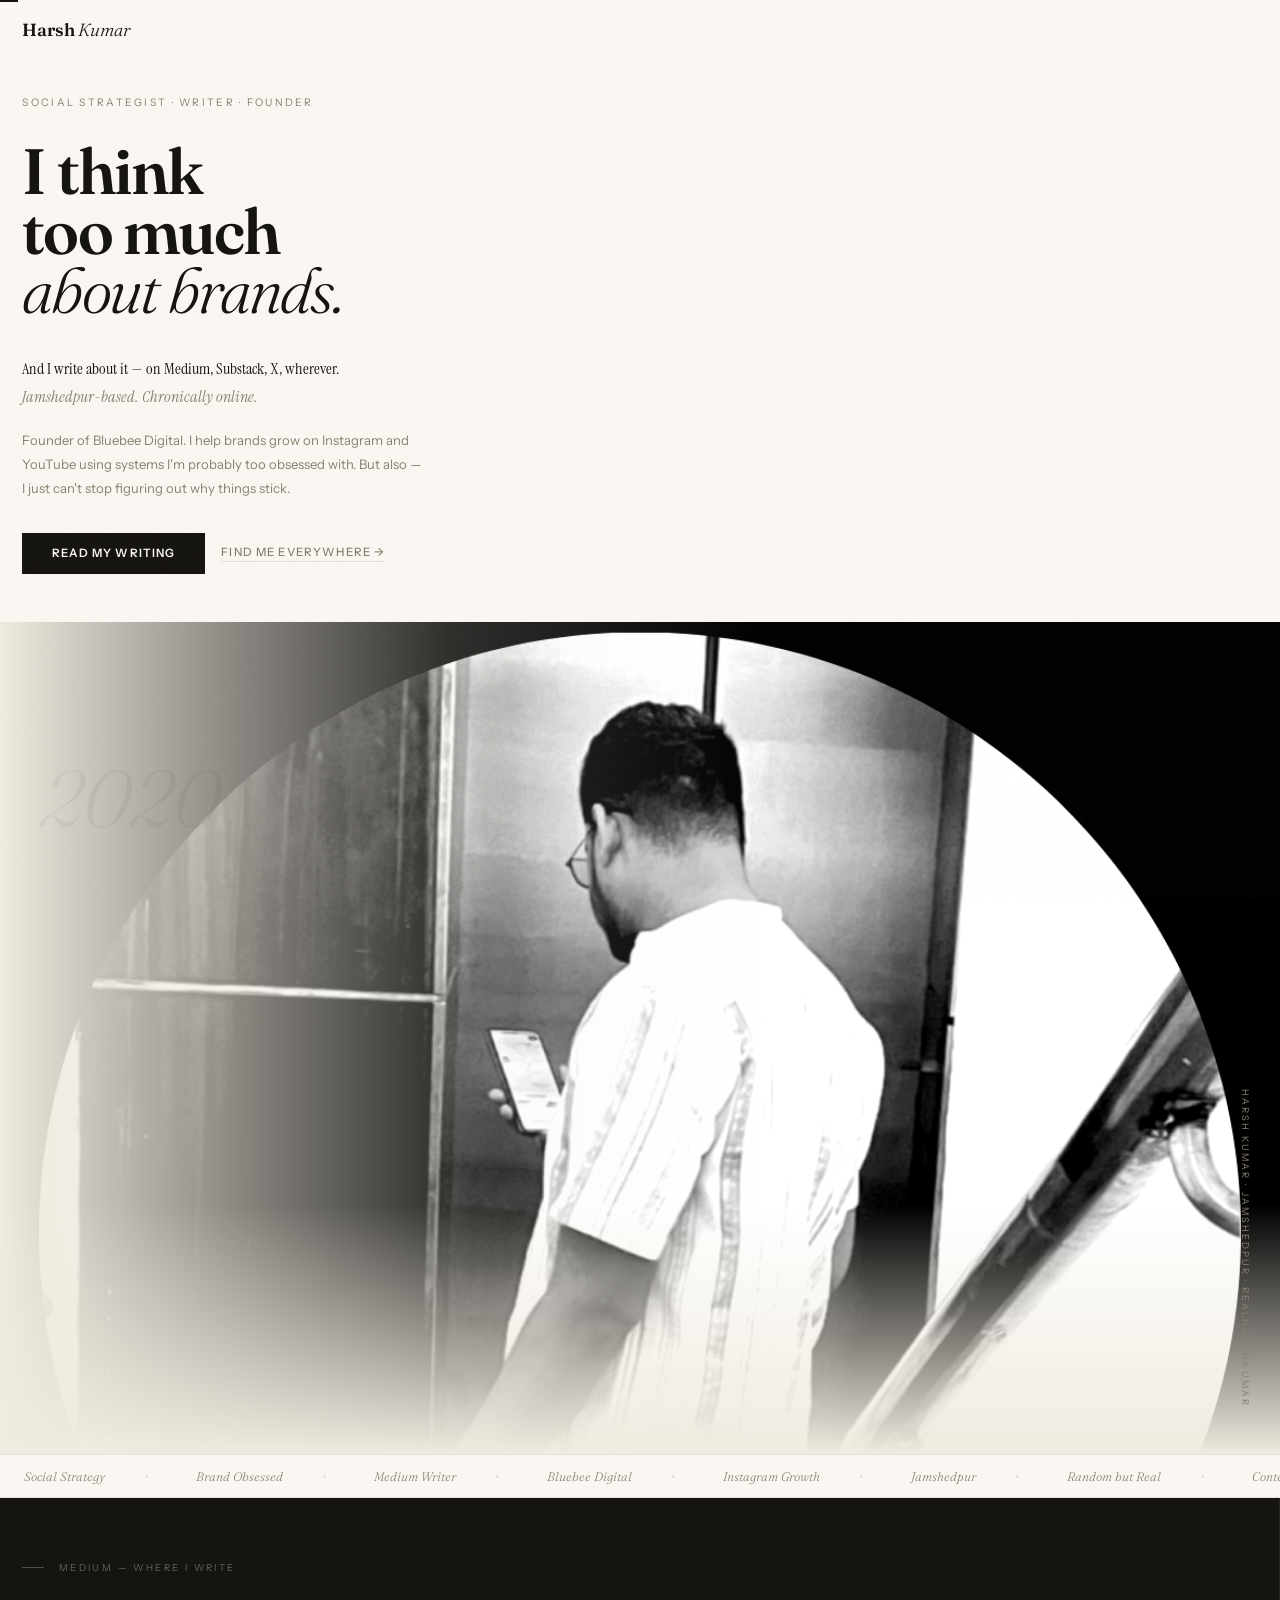
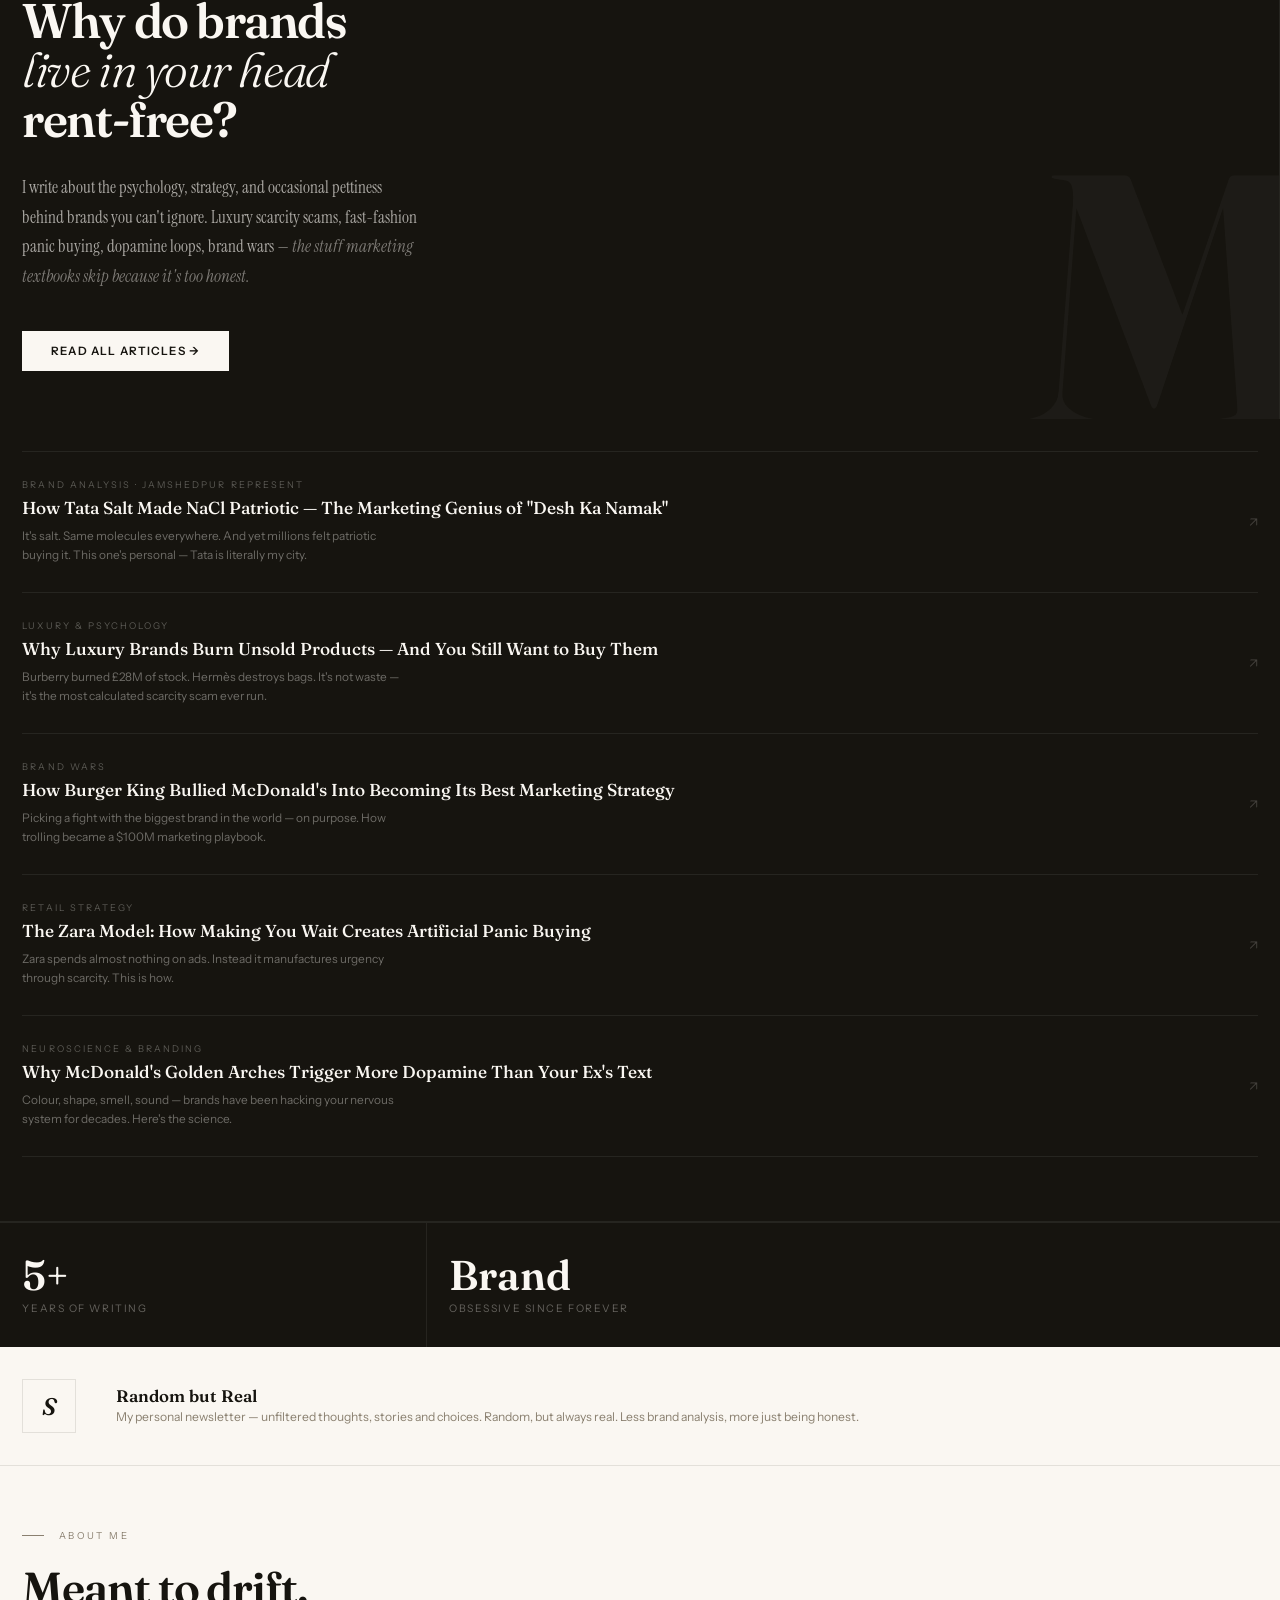
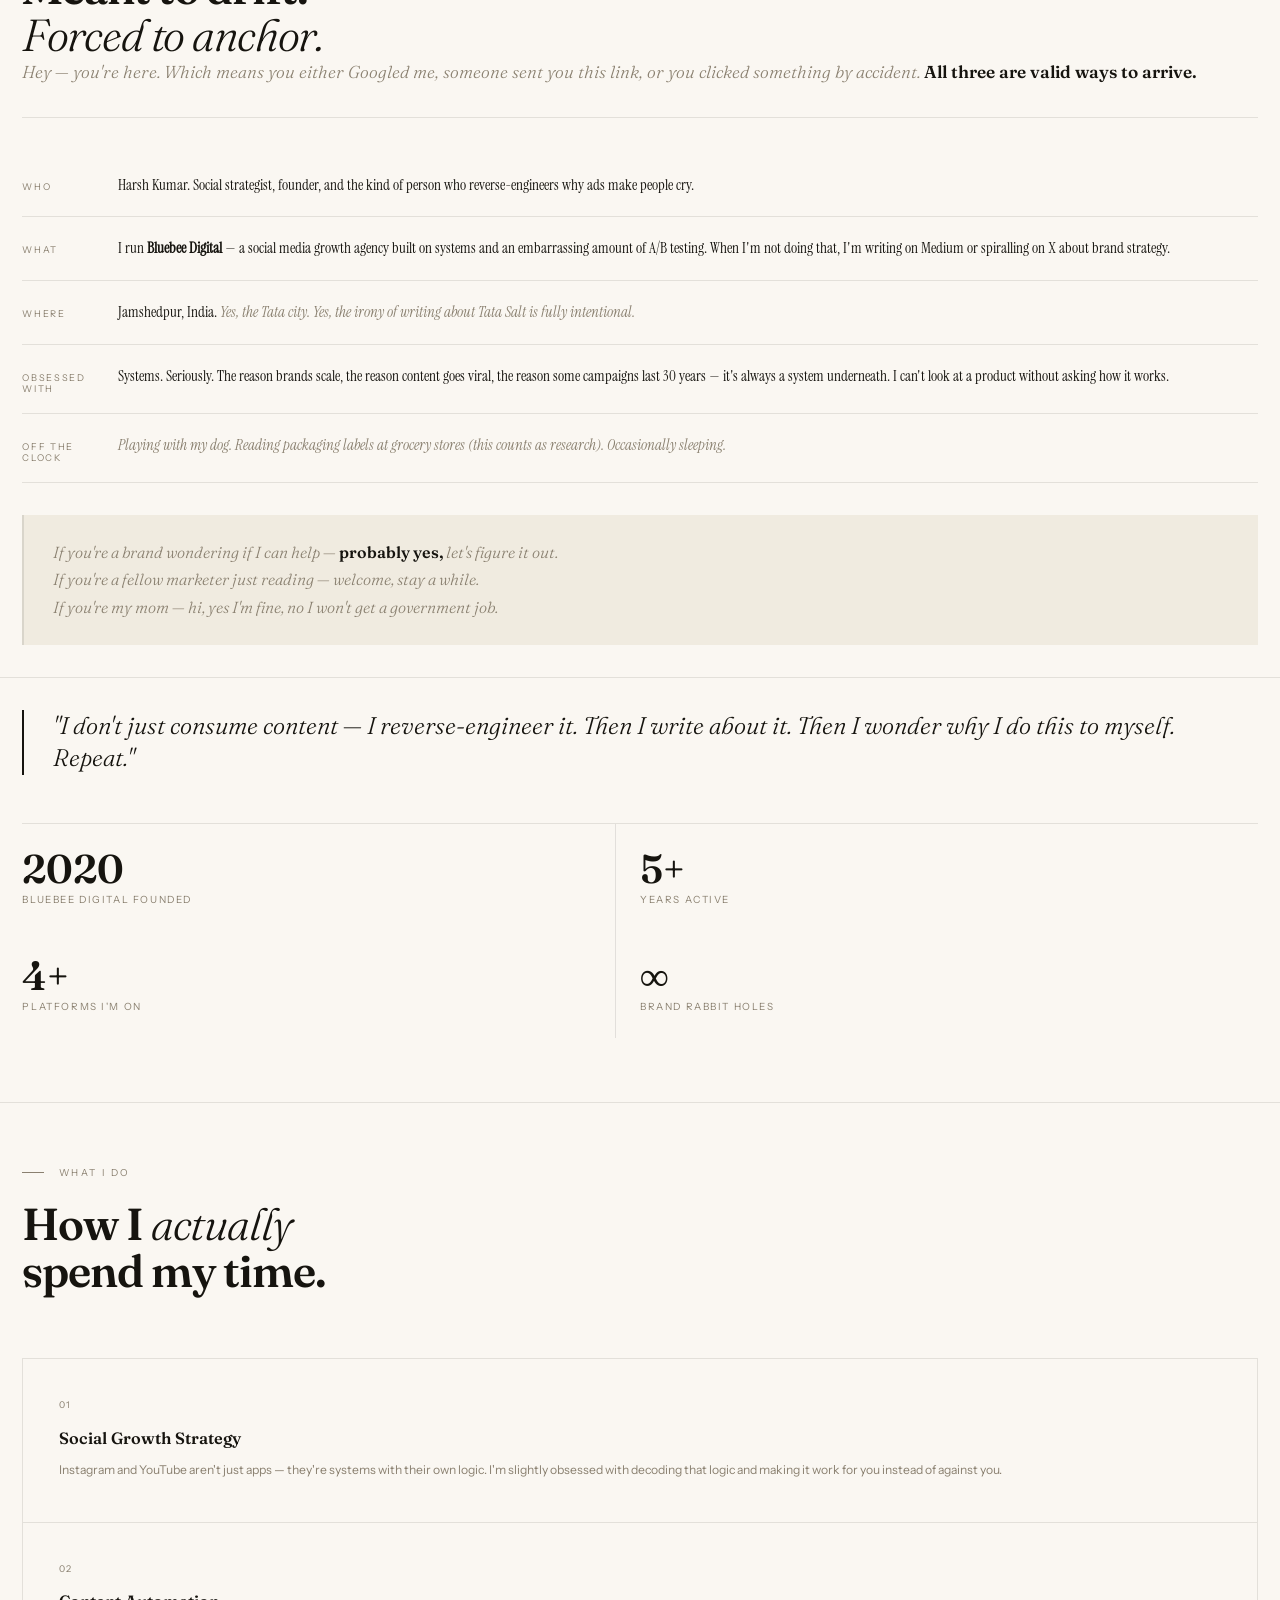
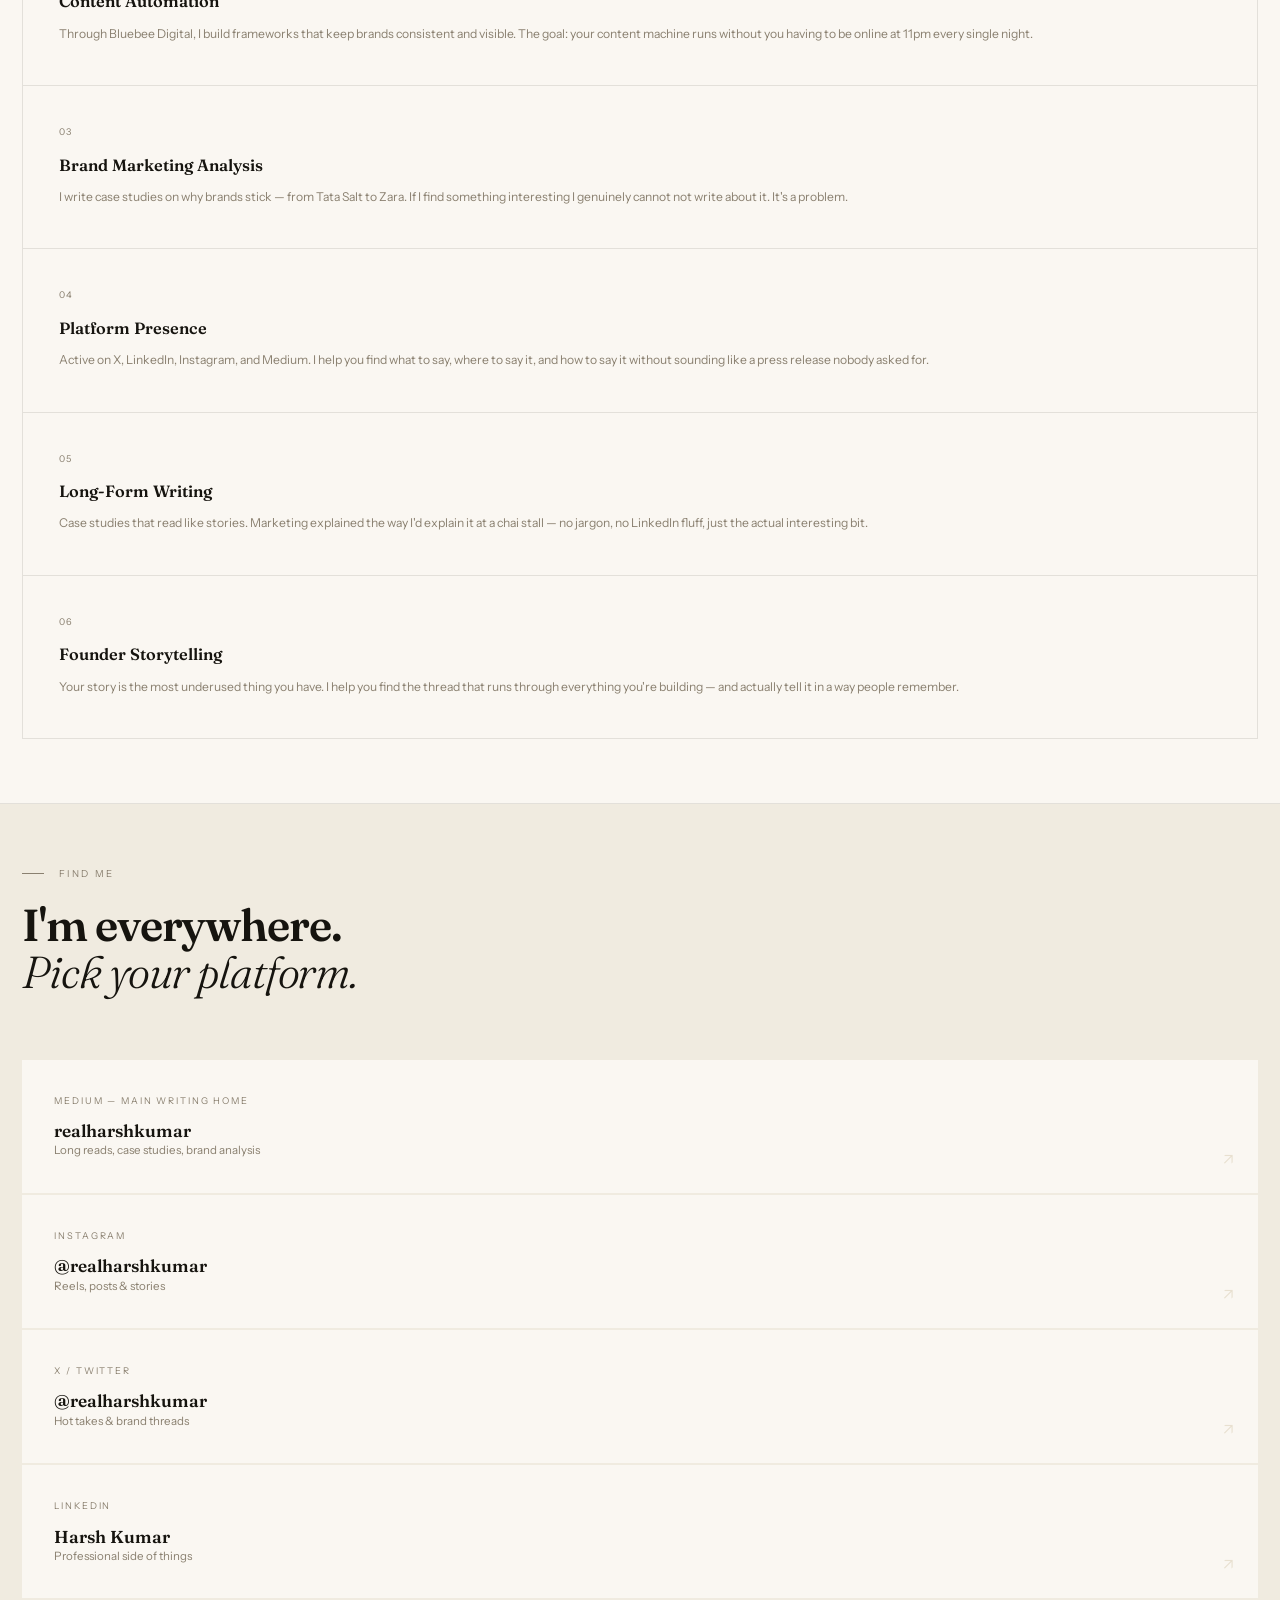
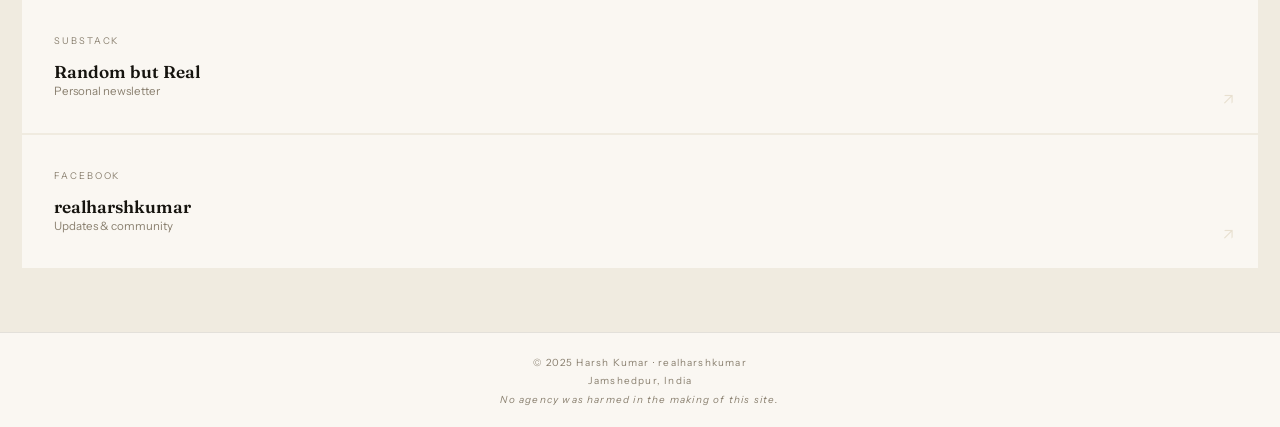
<file: realharshkumar (2).html>
<!DOCTYPE html>
<html lang="en">
<head>
  <meta charset="UTF-8"/>
  <meta name="viewport" content="width=device-width, initial-scale=1.0, maximum-scale=1.0"/>
  <title>Harsh Kumar — realharshkumar</title>
  <link rel="preconnect" href="https://fonts.googleapis.com"/>
  <link href="https://fonts.googleapis.com/css2?family=Fraunces:ital,opsz,wght@0,9..144,300;0,9..144,400;0,9..144,600;0,9..144,700;1,9..144,300;1,9..144,400;1,9..144,600;1,9..144,700&family=Instrument+Sans:wght@400;500;600&family=Instrument+Serif:ital@0;1&display=swap" rel="stylesheet"/>
  <style>
    *,*::before,*::after{margin:0;padding:0;box-sizing:border-box;}
    :root{
      --bg:#faf7f2;
      --ink:#16140f;
      --mid:#8a8070;
      --pale:#f0ebe0;
      --warm:#e8e0d0;
      --red:#bf3517;
      --rule:rgba(22,20,15,0.1);
    }
    html{scroll-behavior:smooth;}
    body{
      background:var(--bg);
      color:var(--ink);
      font-family:'Instrument Sans',sans-serif;
      overflow-x:hidden;
      cursor:none;
    }

    /* ── CURSOR: underline beam ── */
    .ucursor{
      position:fixed;
      width:18px;height:2px;
      background:var(--ink);
      pointer-events:none;z-index:9999;
      top:0;left:0;
      transition:width 0.2s,background 0.2s;
    }
    .ucursor.hover{width:34px;background:var(--red);}

    /* ── GRAIN ── */
    body::after{
      content:'';position:fixed;inset:0;
      background-image:url("data:image/svg+xml,%3Csvg viewBox='0 0 200 200' xmlns='http://www.w3.org/2000/svg'%3E%3Cfilter id='n'%3E%3CfeTurbulence type='fractalNoise' baseFrequency='0.8' numOctaves='4' stitchTiles='stitch'/%3E%3C/filter%3E%3Crect width='100%25' height='100%25' filter='url(%23n)' opacity='0.025'/%3E%3C/svg%3E");
      pointer-events:none;z-index:900;opacity:0.55;
    }

    /* ── NAV ── */
    nav{
      position:fixed;top:0;left:0;right:0;z-index:500;
      display:flex;justify-content:space-between;align-items:center;
      padding:1.6rem 3.5rem;
      background:linear-gradient(var(--bg),transparent);
    }
    .nav-sig{
      font-family:'Fraunces',serif;
      font-size:1.1rem;font-weight:300;font-style:italic;
      color:var(--ink);text-decoration:none;letter-spacing:-0.01em;
    }
    .nav-sig strong{font-weight:600;font-style:normal;}
    .nav-links{display:flex;gap:2.8rem;list-style:none;}
    .nav-links a{
      font-size:0.7rem;letter-spacing:0.14em;text-transform:uppercase;
      color:var(--mid);text-decoration:none;transition:color 0.2s;
    }
    .nav-links a:hover{color:var(--ink);}

    /* ── HERO ── */
    .hero{
      min-height:100vh;
      display:grid;grid-template-columns:52% 48%;
      position:relative;overflow:hidden;
    }
    .hero-left{
      display:flex;flex-direction:column;justify-content:flex-end;
      padding:8rem 4.5rem 5.5rem 3.5rem;
      border-right:1px solid var(--rule);
      position:relative;z-index:2;
    }
    .hero-kicker{
      font-size:0.65rem;letter-spacing:0.22em;text-transform:uppercase;
      color:var(--mid);margin-bottom:2rem;
      opacity:0;animation:up 0.7s 0.15s forwards;
    }
    .hero-h1{
      font-family:'Fraunces',serif;
      font-size:clamp(3.8rem,6.8vw,6.8rem);
      font-weight:600;line-height:0.93;letter-spacing:-0.03em;
      color:var(--ink);
      opacity:0;animation:up 0.8s 0.28s forwards;
    }
    .hero-h1 .ital{font-style:italic;font-weight:300;}
    .hero-intro{
      margin-top:2.2rem;
      font-size:1.02rem;line-height:1.75;
      color:var(--ink);font-family:'Instrument Serif',serif;
      max-width:430px;
      opacity:0;animation:up 0.8s 0.46s forwards;
    }
    .hero-intro em{font-style:italic;color:var(--mid);}
    .hero-sub{
      margin-top:1rem;
      font-size:0.82rem;line-height:1.85;color:var(--mid);
      max-width:400px;
      opacity:0;animation:up 0.8s 0.58s forwards;
    }



    .hero-actions{
      display:flex;gap:1rem;margin-top:2rem;align-items:center;
      opacity:0;animation:up 0.8s 0.78s forwards;
    }
    .btn-dark{
      font-size:0.72rem;font-weight:600;letter-spacing:0.1em;text-transform:uppercase;
      background:var(--ink);color:var(--bg);
      text-decoration:none;padding:0.8rem 1.8rem;
      border:1.5px solid var(--ink);
      transition:background 0.25s,color 0.25s,transform 0.15s,box-shadow 0.25s;
      box-shadow:0 2px 12px rgba(22,20,15,0);
    }
    .btn-dark:hover{background:var(--red);border-color:var(--red);transform:translateY(-2px);box-shadow:0 6px 20px rgba(191,53,23,0.25);}
    .btn-line{
      font-size:0.72rem;font-weight:500;letter-spacing:0.1em;text-transform:uppercase;
      color:var(--mid);text-decoration:none;
      border-bottom:1px solid var(--rule);padding-bottom:0.15rem;
      transition:color 0.2s,border-color 0.2s;
    }
    .btn-line:hover{color:var(--ink);border-color:var(--ink);}

    /* hero photo */
    .hero-right{position:relative;overflow:hidden;background:var(--pale);}
    .hero-img{
      position:absolute;inset:0;
      background-size:cover;background-position:center 15%;
      filter:grayscale(15%) contrast(1.08);
      opacity:0;animation:fadein 1.3s 0.35s forwards;
    }
    .hero-img-grad{
      position:absolute;inset:0;
      background:linear-gradient(to right,var(--pale) 0%,rgba(240,235,224,0.2) 35%,transparent 60%),
                 linear-gradient(to top,var(--pale) 0%,transparent 30%);
    }
    .hero-side-text{
      position:absolute;bottom:3rem;right:0;
      font-size:0.58rem;letter-spacing:0.22em;text-transform:uppercase;
      color:var(--mid);writing-mode:vertical-rl;
      padding-right:1.8rem;
      opacity:0;animation:fadein 1s 1.3s forwards;
    }
    .hero-year{
      position:absolute;top:8.5rem;left:2.5rem;
      font-family:'Fraunces',serif;
      font-size:5rem;font-weight:300;font-style:italic;
      color:rgba(22,20,15,0.05);line-height:1;
      user-select:none;
    }

    /* ── MARQUEE ── */
    .marquee{
      border-top:1px solid var(--rule);border-bottom:1px solid var(--rule);
      overflow:hidden;padding:0.85rem 0;
    }
    .marquee-inner{
      display:flex;gap:0;width:max-content;
      animation:scroll 28s linear infinite;
    }
    .marquee-piece{
      font-family:'Fraunces',serif;font-style:italic;
      font-size:0.9rem;font-weight:300;color:var(--mid);
      padding:0 2.5rem;white-space:nowrap;
      display:flex;align-items:center;gap:2.5rem;
    }
    .marquee-sep{width:3px;height:3px;background:var(--rule);border-radius:50%;}
    @keyframes scroll{from{transform:translateX(0)}to{transform:translateX(-50%)}}

    /* ── SHARED ── */
    .sec-eye{
      font-size:0.6rem;letter-spacing:0.25em;text-transform:uppercase;
      color:var(--mid);display:flex;align-items:center;gap:0.9rem;
      margin-bottom:1.4rem;
    }
    .sec-eye::before{content:'';display:block;width:22px;height:1px;background:var(--mid);}
    .sec-h{
      font-family:'Fraunces',serif;
      font-size:clamp(2rem,3.5vw,3.2rem);font-weight:600;
      line-height:1.05;letter-spacing:-0.025em;color:var(--ink);
    }
    .sec-h em{font-style:italic;font-weight:300;}

    /* ── MEDIUM SECTION ── */
    .medium-wrap{background:var(--ink);color:var(--bg);}
    .medium-top{
      display:grid;grid-template-columns:1fr 1.1fr;
      border-bottom:1px solid rgba(255,255,255,0.07);
    }
    .medium-left{
      padding:6rem 4rem 6rem 3.5rem;
      border-right:1px solid rgba(255,255,255,0.07);
      position:relative;overflow:hidden;
    }
    .medium-watermark{
      position:absolute;right:-0.08em;bottom:-0.15em;
      font-family:'Fraunces',serif;font-size:22rem;font-weight:700;
      line-height:1;color:rgba(255,255,255,0.03);
      user-select:none;pointer-events:none;letter-spacing:-0.05em;
    }
    .medium-eye{
      font-size:0.6rem;letter-spacing:0.25em;text-transform:uppercase;
      color:rgba(250,247,242,0.35);margin-bottom:1.4rem;
      display:flex;align-items:center;gap:0.9rem;
    }
    .medium-eye::before{content:'';display:block;width:22px;height:1px;background:rgba(250,247,242,0.25);}
    .medium-h{
      font-family:'Fraunces',serif;
      font-size:clamp(2.2rem,3.8vw,3.8rem);font-weight:600;
      line-height:1.02;letter-spacing:-0.03em;color:var(--bg);
    }
    .medium-h em{font-style:italic;font-weight:300;}
    .medium-voice{
      margin-top:1.8rem;
      font-family:'Instrument Serif',serif;font-size:1.05rem;line-height:1.75;
      color:rgba(250,247,242,0.65);max-width:400px;
    }
    .medium-voice em{font-style:italic;color:rgba(250,247,242,0.45);}
    .medium-cta{
      display:inline-flex;align-items:center;gap:0.8rem;
      margin-top:2.5rem;
      font-size:0.72rem;font-weight:600;letter-spacing:0.1em;text-transform:uppercase;
      background:var(--bg);color:var(--ink);
      text-decoration:none;padding:0.8rem 1.8rem;
      transition:background 0.2s,transform 0.15s,box-shadow 0.2s;
      box-shadow:0 0 0 rgba(0,0,0,0);
    }
    .medium-cta:hover{background:#e0dbd3;transform:translateY(-2px);box-shadow:0 8px 24px rgba(0,0,0,0.2);}
    .medium-right{padding:6rem 3.5rem;}
    .medium-articles{display:flex;flex-direction:column;}
    .m-art{
      display:block;text-decoration:none;
      padding:1.7rem 0;
      border-bottom:1px solid rgba(255,255,255,0.07);
      transition:padding-left 0.3s,background 0.2s;position:relative;
    }
    .m-art:first-child{border-top:1px solid rgba(255,255,255,0.07);}
    .m-art:hover{padding-left:0.9rem;}
    .m-tag{
      font-size:0.58rem;letter-spacing:0.22em;text-transform:uppercase;
      color:rgba(250,247,242,0.3);margin-bottom:0.45rem;
    }
    .m-title{
      font-family:'Fraunces',serif;font-size:1.08rem;font-weight:500;
      color:var(--bg);line-height:1.3;
    }
    .m-bio{
      font-size:0.74rem;line-height:1.6;color:rgba(250,247,242,0.38);
      margin-top:0.45rem;max-width:380px;
    }
    .m-arrow{
      position:absolute;right:0;top:50%;transform:translateY(-50%);
      font-size:0.85rem;color:rgba(250,247,242,0.2);
      transition:color 0.2s,transform 0.2s;
    }
    .m-art:hover .m-arrow{color:rgba(250,247,242,0.7);transform:translate(4px,calc(-50% - 3px));}
    .medium-stats{
      display:grid;grid-template-columns:repeat(3,1fr);
      border-top:1px solid rgba(255,255,255,0.07);
    }
    .mstat{
      padding:2.5rem 3.5rem;
      border-right:1px solid rgba(255,255,255,0.07);
    }
    .mstat:last-child{border-right:none;}
    .mstat-n{
      font-family:'Fraunces',serif;font-size:2.6rem;font-weight:600;
      color:var(--bg);line-height:1;
    }
    .mstat-l{font-size:0.65rem;letter-spacing:0.15em;text-transform:uppercase;color:rgba(250,247,242,0.35);margin-top:0.35rem;}

    /* ── SUBSTACK STRIP ── */
    .substack-strip{
      display:grid;grid-template-columns:auto 1fr auto;
      align-items:center;gap:2.5rem;
      padding:2.8rem 3.5rem;
      border-bottom:1px solid var(--rule);
      transition:background 0.2s;
    }
    .substack-strip:hover{background:var(--pale);}
    .ss-glyph{
      font-family:'Fraunces',serif;font-size:1.5rem;font-weight:600;font-style:italic;
      width:54px;height:54px;border:1px solid var(--rule);
      display:flex;align-items:center;justify-content:center;
      color:var(--ink);flex-shrink:0;
      transition:background 0.2s,color 0.2s;
    }
    .substack-strip:hover .ss-glyph{background:var(--ink);color:var(--bg);}
    .ss-name{font-family:'Fraunces',serif;font-size:1.05rem;font-weight:600;color:var(--ink);}
    .ss-desc{font-size:0.76rem;color:var(--mid);margin-top:0.15rem;line-height:1.5;}
    .ss-btn{
      font-size:0.68rem;font-weight:600;letter-spacing:0.12em;text-transform:uppercase;
      border:1.5px solid var(--ink);color:var(--ink);
      text-decoration:none;padding:0.7rem 1.5rem;white-space:nowrap;
      flex-shrink:0;transition:background 0.2s,color 0.2s,box-shadow 0.2s;
    }
    .ss-btn:hover{background:var(--ink);color:var(--bg);box-shadow:0 4px 16px rgba(22,20,15,0.15);}

    /* ── ABOUT ── */
    .about{
      display:grid;grid-template-columns:1fr 1fr;gap:0;
      border-bottom:1px solid var(--rule);
    }
    .about-l{
      padding:6.5rem 4.5rem 6.5rem 3.5rem;
      border-right:1px solid var(--rule);
    }
    .about-r{
      padding:6.5rem 3.5rem 6.5rem 4.5rem;
      display:flex;flex-direction:column;justify-content:space-between;
    }
    .about-visitor-line{
      font-family:'Fraunces',serif;font-style:italic;font-weight:300;
      font-size:1.08rem;color:var(--mid);margin-bottom:2.2rem;line-height:1.6;
      padding-bottom:2rem;border-bottom:1px solid var(--rule);
    }
    .about-visitor-line strong{font-style:normal;font-weight:600;color:var(--ink);}
    .about-who-block{
      margin-top:2rem;display:flex;flex-direction:column;gap:0;
    }
    .who-row{
      display:grid;grid-template-columns:90px 1fr;
      padding:1.2rem 0;border-bottom:1px solid var(--rule);
      align-items:baseline;gap:1rem;
    }
    .who-label{
      font-size:0.58rem;letter-spacing:0.18em;text-transform:uppercase;
      color:var(--mid);padding-top:0.1rem;
    }
    .who-val{
      font-family:'Instrument Serif',serif;font-size:0.95rem;line-height:1.6;
      color:var(--ink);
    }
    .who-val em{font-style:italic;color:var(--mid);}
    .who-val strong{font-style:normal;font-weight:600;}
    .about-fourth-wall{
      margin-top:2rem;
      font-family:'Fraunces',serif;font-size:1.0rem;font-weight:300;font-style:italic;
      color:var(--mid);line-height:1.7;
      padding:1.5rem 1.8rem;background:var(--pale);
      border-left:2px solid var(--rule);
    }
    .about-fourth-wall strong{font-style:normal;font-weight:600;color:var(--ink);}
    .pull{
      font-family:'Fraunces',serif;font-size:1.5rem;font-weight:300;font-style:italic;
      line-height:1.35;color:var(--ink);
      border-left:2px solid var(--ink);padding-left:1.8rem;
    }
    .stats-row{
      display:grid;grid-template-columns:1fr 1fr;
      border-top:1px solid var(--rule);margin-top:3rem;
    }
    .st{padding:1.6rem 0;}
    .st:nth-child(odd){border-right:1px solid var(--rule);padding-right:1.5rem;margin-right:1.5rem;}
    .st-n{font-family:'Fraunces',serif;font-size:2.5rem;font-weight:600;line-height:1;}
    .st-l{font-size:0.62rem;letter-spacing:0.16em;text-transform:uppercase;color:var(--mid);margin-top:0.25rem;}

    /* ── EXPERTISE ── */
    .expertise{padding:6rem 3.5rem;border-bottom:1px solid var(--rule);}
    .ex-grid{
      display:grid;grid-template-columns:repeat(3,1fr);
      border-top:1px solid var(--rule);border-left:1px solid var(--rule);
      margin-top:4rem;
    }
    .ex{
      padding:2.5rem 2.2rem;
      border-right:1px solid var(--rule);border-bottom:1px solid var(--rule);
      transition:background 0.25s,box-shadow 0.25s;
      position:relative;
    }
    .ex::before{
      content:'';position:absolute;top:0;left:0;right:0;height:2px;
      background:var(--red);transform:scaleX(0);transform-origin:left;
      transition:transform 0.35s cubic-bezier(0.22,0.61,0.36,1);
    }
    .ex:hover{background:var(--pale);}
    .ex:hover::before{transform:scaleX(1);}
    .ex-n{font-size:0.58rem;letter-spacing:0.18em;color:var(--mid);margin-bottom:1.1rem;}
    .ex-t{font-family:'Fraunces',serif;font-size:1.02rem;font-weight:600;color:var(--ink);margin-bottom:0.7rem;}
    .ex-b{font-size:0.76rem;line-height:1.85;color:var(--mid);}

    /* ── CONNECT ── */
    .connect{padding:6rem 3.5rem;background:var(--pale);}
    .c-grid{
      display:grid;grid-template-columns:repeat(3,1fr);
      gap:2px;margin-top:4rem;
    }
    .c-card{
      background:var(--bg);padding:2.2rem 2rem;
      text-decoration:none;display:block;
      transition:background 0.2s,transform 0.15s,box-shadow 0.2s;position:relative;
    }
    .c-card:hover{background:var(--ink);transform:translateY(-3px);box-shadow:0 12px 32px rgba(22,20,15,0.15);}
    .c-lbl{
      font-size:0.58rem;letter-spacing:0.2em;text-transform:uppercase;
      color:var(--mid);margin-bottom:0.9rem;display:block;transition:color 0.2s;
    }
    .c-card:hover .c-lbl{color:rgba(250,247,242,0.35);}
    .c-name{
      font-family:'Fraunces',serif;font-size:1.08rem;font-weight:600;
      color:var(--ink);display:block;transition:color 0.2s;
    }
    .c-card:hover .c-name{color:var(--bg);}
    .c-handle{font-size:0.72rem;color:var(--mid);display:block;margin-top:0.15rem;transition:color 0.2s;}
    .c-card:hover .c-handle{color:rgba(250,247,242,0.4);}
    .c-arr{position:absolute;bottom:1.5rem;right:1.5rem;font-size:1rem;color:var(--warm);transition:transform 0.2s,color 0.2s;}
    .c-card:hover .c-arr{transform:translate(3px,-3px);color:rgba(250,247,242,0.4);}

    /* ── FOOTER ── */
    footer{
      display:flex;justify-content:space-between;align-items:center;
      padding:1.8rem 3.5rem;border-top:1px solid var(--rule);
      font-size:0.62rem;letter-spacing:0.12em;color:var(--mid);
    }

    /* ── ANIMATIONS ── */
    @keyframes up{from{opacity:0;transform:translateY(22px)}to{opacity:1;transform:none}}
    @keyframes fadein{from{opacity:0}to{opacity:1}}
    .r{opacity:0;transform:translateY(26px);transition:opacity 0.75s ease,transform 0.75s ease;}
    .r.on{opacity:1;transform:none;}
    .d1{transition-delay:0.1s}.d2{transition-delay:0.2s}.d3{transition-delay:0.32s}

    /* ── MOBILE ── */
    @media(max-width:768px){
      html,body{overflow-x:hidden !important;width:100% !important;}
      *{max-width:100% !important;box-sizing:border-box !important;}
      nav{padding:1.2rem 1.4rem;}
      .nav-links{display:none;}
      .hero{display:flex !important;flex-direction:column !important;min-height:auto;}
      .hero-left{padding:6rem 1.4rem 3rem;border-right:none;flex:none;width:100%;}
      .hero-right{flex:none;width:100%;height:60vw;}
      .hero-h1{font-size:clamp(2.6rem,10vw,3.8rem);}
      .hero-year,.hero-side-text{display:none;}
      .medium-top{display:flex !important;flex-direction:column !important;}
      .medium-left{padding:3.5rem 1.4rem 2.5rem;border-right:none;}
      .medium-right{padding:1.5rem 1.4rem 3.5rem;}
      .medium-stats{grid-template-columns:1fr 1fr;}
      .mstat{padding:1.5rem 1.4rem;}
      .substack-strip{grid-template-columns:auto 1fr;padding:2rem 1.4rem;}
      .ss-btn{display:none;}
      .about{display:flex !important;flex-direction:column !important;}
      .about-l{padding:4rem 1.4rem 2rem;border-right:none;border-bottom:1px solid var(--rule);}
      .about-r{padding:2rem 1.4rem 4rem;}
      .who-row{grid-template-columns:75px 1fr;}
      .expertise{padding:3.5rem 1.4rem;}
      .ex-grid{display:flex !important;flex-direction:column !important;border-left:none;}
      .ex{border-left:1px solid var(--rule);}
      .connect{padding:3.5rem 1.4rem;}
      .c-grid{grid-template-columns:1fr 1fr;}
      footer{flex-direction:column;gap:0.4rem;text-align:center;padding:1.4rem;}
      .pull{font-size:1.2rem;}
      .medium-watermark{font-size:10rem;}
    }
      nav{padding:1.2rem 1.4rem;}
      .nav-links{display:none;}
      .hero{grid-template-columns:1fr;min-height:auto;}
      .hero-left{padding:6rem 1.4rem 3rem;border-right:none;width:100%;}
      .hero-right{height:65vw;width:100%;}
      .hero-h1{font-size:clamp(2.8rem,11vw,4rem);}
      .marquee-piece{font-size:0.78rem;padding:0 1.5rem;}
      .medium-top{grid-template-columns:1fr;}
      .medium-left{padding:4rem 1.4rem 3rem;}
      .medium-right{padding:2rem 1.4rem 4rem;}
      .medium-stats{grid-template-columns:1fr 1fr 1fr;}
      .mstat{padding:2rem 1.4rem;}
      .substack-strip{grid-template-columns:auto 1fr;padding:2rem 1.4rem;}
      .ss-btn{display:none;}
      .about{grid-template-columns:1fr;}
      .about-l{padding:4rem 1.4rem 2rem;border-right:none;border-bottom:1px solid var(--rule);}
      .about-r{padding:2rem 1.4rem 4rem;}
      .who-row{grid-template-columns:80px 1fr;}
      .expertise{padding:4rem 1.4rem;}
      .ex-grid{grid-template-columns:1fr;}
      .connect{padding:4rem 1.4rem;}
      .c-grid{grid-template-columns:1fr;}
      footer{flex-direction:column;gap:0.4rem;text-align:center;padding:1.4rem;}
    }
  </style>
</head>
<body>

<div class="ucursor" id="uc"></div>

<!-- NAV -->
<nav>
  <a href="#" class="nav-sig"><strong>Harsh</strong> Kumar</a>
  <ul class="nav-links">
    <li><a href="#about">About</a></li>
    <li><a href="#medium">Writing</a></li>
    <li><a href="#work">Work</a></li>
    <li><a href="#connect">Find me</a></li>
  </ul>
</nav>

<!-- HERO -->
<section class="hero">
  <div class="hero-left">
    <p class="hero-kicker">Social Strategist · Writer · Founder</p>
    <h1 class="hero-h1">I think<br>too much<br><span class="ital">about brands.</span></h1>
    <p class="hero-intro">
      And I write about it — on Medium, Substack, X, wherever.<br>
      <em>Jamshedpur-based. Chronically online.</em>
    </p>
    <p class="hero-sub">
      Founder of Bluebee Digital. I help brands grow on Instagram and YouTube using systems I'm probably too obsessed with. But also — I just can't stop figuring out why things stick.
    </p>

    <div class="hero-actions">
      <a href="https://realharshkumar.medium.com" target="_blank" class="btn-dark">Read my writing</a>
      <a href="#connect" class="btn-line">Find me everywhere →</a>
    </div>
  </div>
  <div class="hero-right">
    <div class="hero-img" id="heroImg"></div>
    <div class="hero-img-grad"></div>
    <div class="hero-year">2020</div>
    <div class="hero-side-text">Harsh Kumar · Jamshedpur · realharshkumar</div>
  </div>
</section>

<!-- MARQUEE -->
<div class="marquee">
  <div class="marquee-inner">
    <span class="marquee-piece">Social Strategy <span class="marquee-sep"></span></span>
    <span class="marquee-piece">Brand Obsessed <span class="marquee-sep"></span></span>
    <span class="marquee-piece">Medium Writer <span class="marquee-sep"></span></span>
    <span class="marquee-piece">Bluebee Digital <span class="marquee-sep"></span></span>
    <span class="marquee-piece">Instagram Growth <span class="marquee-sep"></span></span>
    <span class="marquee-piece">Jamshedpur <span class="marquee-sep"></span></span>
    <span class="marquee-piece">Random but Real <span class="marquee-sep"></span></span>
    <span class="marquee-piece">Content Systems <span class="marquee-sep"></span></span>
    <span class="marquee-piece">Social Strategy <span class="marquee-sep"></span></span>
    <span class="marquee-piece">Brand Obsessed <span class="marquee-sep"></span></span>
    <span class="marquee-piece">Medium Writer <span class="marquee-sep"></span></span>
    <span class="marquee-piece">Bluebee Digital <span class="marquee-sep"></span></span>
    <span class="marquee-piece">Instagram Growth <span class="marquee-sep"></span></span>
    <span class="marquee-piece">Jamshedpur <span class="marquee-sep"></span></span>
    <span class="marquee-piece">Random but Real <span class="marquee-sep"></span></span>
    <span class="marquee-piece">Content Systems <span class="marquee-sep"></span></span>
  </div>
</div>

<!-- MEDIUM -->
<section class="medium-wrap" id="medium">
  <div class="medium-top">
    <div class="medium-left r">
      <div class="medium-watermark">M</div>
      <p class="medium-eye">Medium — Where I write</p>
      <h2 class="medium-h">Why do brands<br><em>live in your head</em><br>rent-free?</h2>
      <p class="medium-voice">
        I write about the psychology, strategy, and occasional pettiness behind brands you can't ignore. Luxury scarcity scams, fast-fashion panic buying, dopamine loops, brand wars — <em>the stuff marketing textbooks skip because it's too honest.</em>
      </p>
      <a href="https://realharshkumar.medium.com" target="_blank" class="medium-cta">Read all articles →</a>
    </div>
    <div class="medium-right r d1">
      <div class="medium-articles">
        <a href="https://realharshkumar.medium.com/how-tata-salt-made-nacl-patriotic-the-marketing-genius-of-desh-ka-namak-50abcad4bbf7" target="_blank" class="m-art">
          <p class="m-tag">Brand Analysis · Jamshedpur Represent</p>
          <p class="m-title">How Tata Salt Made NaCl Patriotic — The Marketing Genius of "Desh Ka Namak"</p>
          <p class="m-bio">It's salt. Same molecules everywhere. And yet millions felt patriotic buying it. This one's personal — Tata is literally my city.</p>
          <span class="m-arrow">↗</span>
        </a>
        <a href="https://realharshkumar.medium.com/why-luxury-brands-burn-unsold-products-and-you-still-want-to-buy-them-the-scarcity-scam-f028bad65332" target="_blank" class="m-art">
          <p class="m-tag">Luxury & Psychology</p>
          <p class="m-title">Why Luxury Brands Burn Unsold Products — And You Still Want to Buy Them</p>
          <p class="m-bio">Burberry burned £28M of stock. Hermès destroys bags. It's not waste — it's the most calculated scarcity scam ever run.</p>
          <span class="m-arrow">↗</span>
        </a>
        <a href="https://realharshkumar.medium.com/how-burger-king-bullied-mcdonalds-into-becoming-its-best-marketing-strategy-ed719126f9e4" target="_blank" class="m-art">
          <p class="m-tag">Brand Wars</p>
          <p class="m-title">How Burger King Bullied McDonald's Into Becoming Its Best Marketing Strategy</p>
          <p class="m-bio">Picking a fight with the biggest brand in the world — on purpose. How trolling became a $100M marketing playbook.</p>
          <span class="m-arrow">↗</span>
        </a>
        <a href="https://realharshkumar.medium.com/the-zara-model-how-making-you-wait-creates-artificial-panic-buying-5bb2385716f3" target="_blank" class="m-art">
          <p class="m-tag">Retail Strategy</p>
          <p class="m-title">The Zara Model: How Making You Wait Creates Artificial Panic Buying</p>
          <p class="m-bio">Zara spends almost nothing on ads. Instead it manufactures urgency through scarcity. This is how.</p>
          <span class="m-arrow">↗</span>
        </a>
        <a href="https://realharshkumar.medium.com/why-mcdonalds-golden-arches-trigger-more-dopamine-than-your-ex-s-text-the-neuroscience-of-brand-873b962290a8" target="_blank" class="m-art">
          <p class="m-tag">Neuroscience & Branding</p>
          <p class="m-title">Why McDonald's Golden Arches Trigger More Dopamine Than Your Ex's Text</p>
          <p class="m-bio">Colour, shape, smell, sound — brands have been hacking your nervous system for decades. Here's the science.</p>
          <span class="m-arrow">↗</span>
        </a>
      </div>
    </div>
  </div>
  <div class="medium-stats r">
    <div class="mstat">
      <div class="mstat-n">5+</div>
      <div class="mstat-l">Years of writing</div>
    </div>
    <div class="mstat">
      <div class="mstat-n">Brand</div>
      <div class="mstat-l">Obsessive since forever</div>
    </div>

  </div>
</section>

<!-- SUBSTACK -->
<div class="substack-strip r">
  <div class="ss-glyph">S</div>
  <div class="ss-body">
    <div class="ss-name">Random but Real</div>
    <div class="ss-desc">My personal newsletter — unfiltered thoughts, stories and choices. Random, but always real. Less brand analysis, more just being honest.</div>
  </div>
  <a href="https://realharshkumar.substack.com/" target="_blank" class="ss-btn">Subscribe →</a>
</div>

<!-- ABOUT -->
<section class="about" id="about">
  <div class="about-l r">
    <p class="sec-eye">About me</p>
    <h2 class="sec-h">Meant to drift.<br><em>Forced to anchor.</em></h2>

    <p class="about-visitor-line">
      Hey — you're here. Which means you either Googled me, someone sent you this link, or you clicked something by accident. <strong>All three are valid ways to arrive.</strong>
    </p>

    <div class="about-who-block">
      <div class="who-row">
        <span class="who-label">Who</span>
        <span class="who-val">Harsh Kumar. Social strategist, founder, and the kind of person who reverse-engineers why ads make people cry.</span>
      </div>
      <div class="who-row">
        <span class="who-label">What</span>
        <span class="who-val">I run <strong>Bluebee Digital</strong> — a social media growth agency built on systems and an embarrassing amount of A/B testing. When I'm not doing that, I'm writing on Medium or spiralling on X about brand strategy.</span>
      </div>
      <div class="who-row">
        <span class="who-label">Where</span>
        <span class="who-val">Jamshedpur, India. <em>Yes, the Tata city. Yes, the irony of writing about Tata Salt is fully intentional.</em></span>
      </div>
      <div class="who-row">
        <span class="who-label">Obsessed with</span>
        <span class="who-val">Systems. Seriously. The reason brands scale, the reason content goes viral, the reason some campaigns last 30 years — it's always a system underneath. I can't look at a product without asking how it works.</span>
      </div>
      <div class="who-row">
        <span class="who-label">Off the clock</span>
        <span class="who-val"><em>Playing with my dog. Reading packaging labels at grocery stores (this counts as research). Occasionally sleeping.</em></span>
      </div>
    </div>

    <div class="about-fourth-wall">
      If you're a brand wondering if I can help — <strong>probably yes,</strong> let's figure it out.<br>
      If you're a fellow marketer just reading — welcome, stay a while.<br>
      If you're my mom — hi, yes I'm fine, no I won't get a government job.
    </div>
  </div>

  <div class="about-r r d2">
    <blockquote class="pull">
      "I don't just consume content — I reverse-engineer it. Then I write about it. Then I wonder why I do this to myself. Repeat."
    </blockquote>
    <div class="stats-row">
      <div class="st">
        <div class="st-n">2020</div>
        <div class="st-l">Bluebee Digital founded</div>
      </div>
      <div class="st">
        <div class="st-n">5+</div>
        <div class="st-l">Years active</div>
      </div>
      <div class="st">
        <div class="st-n">4+</div>
        <div class="st-l">Platforms I'm on</div>
      </div>
      <div class="st">
        <div class="st-n">∞</div>
        <div class="st-l">Brand rabbit holes</div>
      </div>
    </div>
  </div>
</section>

<!-- EXPERTISE -->
<section class="expertise" id="work">
  <p class="sec-eye r">What I do</p>
  <h2 class="sec-h r d1">How I <em>actually</em><br>spend my time.</h2>
  <div class="ex-grid">
    <div class="ex r">
      <div class="ex-n">01</div>
      <div class="ex-t">Social Growth Strategy</div>
      <div class="ex-b">Instagram and YouTube aren't just apps — they're systems with their own logic. I'm slightly obsessed with decoding that logic and making it work for you instead of against you.</div>
    </div>
    <div class="ex r d1">
      <div class="ex-n">02</div>
      <div class="ex-t">Content Automation</div>
      <div class="ex-b">Through Bluebee Digital, I build frameworks that keep brands consistent and visible. The goal: your content machine runs without you having to be online at 11pm every single night.</div>
    </div>
    <div class="ex r d2">
      <div class="ex-n">03</div>
      <div class="ex-t">Brand Marketing Analysis</div>
      <div class="ex-b">I write case studies on why brands stick — from Tata Salt to Zara. If I find something interesting I genuinely cannot not write about it. It's a problem.</div>
    </div>
    <div class="ex r">
      <div class="ex-n">04</div>
      <div class="ex-t">Platform Presence</div>
      <div class="ex-b">Active on X, LinkedIn, Instagram, and Medium. I help you find what to say, where to say it, and how to say it without sounding like a press release nobody asked for.</div>
    </div>
    <div class="ex r d1">
      <div class="ex-n">05</div>
      <div class="ex-t">Long-Form Writing</div>
      <div class="ex-b">Case studies that read like stories. Marketing explained the way I'd explain it at a chai stall — no jargon, no LinkedIn fluff, just the actual interesting bit.</div>
    </div>
    <div class="ex r d2">
      <div class="ex-n">06</div>
      <div class="ex-t">Founder Storytelling</div>
      <div class="ex-b">Your story is the most underused thing you have. I help you find the thread that runs through everything you're building — and actually tell it in a way people remember.</div>
    </div>
  </div>
</section>

<!-- CONNECT -->
<section class="connect" id="connect">
  <p class="sec-eye r">Find me</p>
  <h2 class="sec-h r d1">I'm everywhere.<br><em>Pick your platform.</em></h2>
  <div class="c-grid">
    <a href="https://realharshkumar.medium.com" target="_blank" class="c-card r">
      <span class="c-lbl">Medium — Main writing home</span>
      <span class="c-name">realharshkumar</span>
      <span class="c-handle">Long reads, case studies, brand analysis</span>
      <span class="c-arr">↗</span>
    </a>
    <a href="https://www.instagram.com/realharshkumar" target="_blank" class="c-card r d1">
      <span class="c-lbl">Instagram</span>
      <span class="c-name">@realharshkumar</span>
      <span class="c-handle">Reels, posts & stories</span>
      <span class="c-arr">↗</span>
    </a>
    <a href="https://x.com/realharshkumar" target="_blank" class="c-card r d2">
      <span class="c-lbl">X / Twitter</span>
      <span class="c-name">@realharshkumar</span>
      <span class="c-handle">Hot takes & brand threads</span>
      <span class="c-arr">↗</span>
    </a>
    <a href="https://www.linkedin.com/in/realharshkumar" target="_blank" class="c-card r">
      <span class="c-lbl">LinkedIn</span>
      <span class="c-name">Harsh Kumar</span>
      <span class="c-handle">Professional side of things</span>
      <span class="c-arr">↗</span>
    </a>
    <a href="https://realharshkumar.substack.com/" target="_blank" class="c-card r d1">
      <span class="c-lbl">Substack</span>
      <span class="c-name">Random but Real</span>
      <span class="c-handle">Personal newsletter</span>
      <span class="c-arr">↗</span>
    </a>
    <a href="https://www.facebook.com/realharshkumar" target="_blank" class="c-card r d2">
      <span class="c-lbl">Facebook</span>
      <span class="c-name">realharshkumar</span>
      <span class="c-handle">Updates & community</span>
      <span class="c-arr">↗</span>
    </a>
  </div>
</section>

<footer>
  <span>© 2025 Harsh Kumar · realharshkumar</span>
  <span>Jamshedpur, India</span>
  <span style="font-style:italic;">No agency was harmed in the making of this site.</span>
</footer>

<script>
  const PHOTO = '/9j/4AAQSkZJRgABAQAAkACQAAD/[base64]//8AAKACAAQAAAABAAAEm6ADAAQAAAABAAAFZQAAAAAyMDI2OjA0OjEzIDE1OjU1OjQxAEFTQ0lJAAAAU2NyZWVuc2hvdP/tAG5QaG90b3Nob3AgMy4wADhCSU0EBAAAAAAANhwBWgADGyVHHAIAAAIAAhwCeAAKU2NyZWVuc2hvdBwCPAAGMTU1NTQxHAI3AAgyMDI2MDQxMzhCSU0EJQAAAAAAEO1myOsS090D0are8S0cOoT/[base64]/[base64]////7tYWVogAAAAAAAASr8AALE3AAAKuVhZWiAAAAAAAAAoOAAAEQsAAMi5cGFyYQAAAAAAAwAAAAJmZgAA8qcAAA1ZAAAT0AAACltzZjMyAAAAAAABDEIAAAXe///zJgAAB5MAAP2Q///7ov///aMAAAPcAADAbv/AABEIBWUEmwMBIgACEQEDEQH/xAAfAAABBQEBAQEBAQAAAAAAAAAAAQIDBAUGBwgJCgv/[base64]/T19vf4+fr/xAAfAQADAQEBAQEBAQEBAAAAAAAAAQIDBAUGBwgJCgv/[base64]/T19vf4+fr/2wBDAAICAgICAgMCAgMFAwMDBQYFBQUFBggGBgYGBggKCAgICAgICgoKCgoKCgoMDAwMDAwODg4ODg8PDw8PDw8PDw//2wBDAQIDAwQEBAcEBAcQCwkLEBAQEBAQEBAQEBAQEBAQEBAQEBAQEBAQEBAQEBAQEBAQEBAQEBAQEBAQEBAQEBAQEBD/3QAEAEr/2gAMAwEAAhEDEQA/AP5/[base64]/0P5/[base64]/0f5/[base64]/0v5/[base64]/0/5/[base64]/1P5/[base64]/1f5/[base64]/wAIQNFt3583U722tsfWLzGmH/fugD4Ror9jvCn/AARo+M9+IpPGnjnQtGSXnFmlzfuv1DpbLn6MR719MeGP+CKvwxtQh8ZfEjV9VP8AENPtLewz9PNN1j9aAP52aK/qs8L/APBKD9jnQ0Q6poeq+IXXr9v1SZM/X7H9nr6H8N/sMfsh+Flj/s34S6FMV6fbbf8AtD8/tZlz+NAH8ZldPpHgvxj4g2/2DoN/qW7p9mtZZs/TYpr+4jw98L/hn4SVP+EV8I6PouzG37Fp9vb4+nlotd6cjljxQB/EVpX7Lv7SutgNpPwo8VXSN0dNEvSn/fflbf1r0PTf2Df2w9Vx9m+FGtpu6efCtv8A+jmTFf2Z7h1XvRjJzQB/INa/8Eyf24ryLzovhk6qe0mq6VE3/fL3in9Ktf8ADrz9uj/omf8A5WdH/wDk2v68CtKBigD+Q3/h13+3T/0TP/ys6P8A/JtH/Drv9un/AKJn/wCVnR//AJNr+vUEDinhgeKAP5CP+HXn7dX/AETP/wArWj//ACbS/wDDrv8Abq/6Jn/5WtH/APk2v69GOOlLQB/IV/w67/br/wCiZ/8Ala0f/wCTa5TU/wDgnd+2lpBYXXwr1GTb1+zy2tz+XkzPn8K/sgooA/ie1L9jr9q7SSxvPhB4qYL1MOkXU4H4xRuK8z1j4P8Axa8Pbv7f8E65pm3r9p025hx9d8Yr+68Njk0hYN3oA/gRmgmt5GhnjaKReCrAqR9Qagr+9TX9C0HXIFt9d0211KInGy5hSZcH2cEV/NH/AMFC/BfgSw/aTj0bw74c0/TbYWxaSKztYrZHb5eWESrk+5oA/Ieivsz9nj4O+Cfil+0Vo/w68R2cjaNqEm2VIJWidQWA+VgcjrX7NeKP+CMH7OuoR+d4X8VeJNFlcZCyTWt3Cp9lNuj/AJyUAfzM0V+6Pi3/AIIneJLUs3gj4p2d6Wztj1HTZLXHsZIZp8/XYPpXzF4w/wCCTH7XfhkudHsdH8UKvT+ztSSMsPperbc0AfmXRX0T40/ZL/aZ+Hokl8WfDPXrWCL788djJc2649Z7cSRj/vqvn2aGW3leCdGjkQlWVgQykdQQeQaAIKKKKACiiigAooooAKKKKACiiigAooooAKKKKACiiigAooooAKKKKACiiigAooooAKKKKACiiigAooooAKKKKACiiigAooooAKKKKACiiigAooooAKKKKACiiigAooooAKKKKACiiigAooooAKKKKACiiigAooooA//W/n/ooooAKKKKACiiigAooooAKKKKACiiigAooooAKKKKACiiigAooooAKKKKACiiigAooooAKKKKACiiigAooooAKKKKACiiigAooooAKKKKACiiigAooooAKKKKACiiigAooooAKKKKACiui8OeFPE3i/UF0nwppN3rF6+MQ2cDzyc/7KAnHvX2X4B/4J7/AB38Vxx33iZLPwlZORn7bMJbgqe6wwb8H2dkNAHwlUqq0jBEBZmOAByST2Ff0S/B/wD4JU/s8aRp9rq3xJ1jVPGV4wBaAONOsj/wCAmf/wAj/hX3n4M+B/wR+FMaD4b+CtK0GSMACeC2T7UR/tXDBpm/4E5oA/lz8Afsh/tK/E1Y5vCXw81WS1lwUubuH7DbMD3Wa6MSMP8AdJr7U8Df8EkPjLq/lT/EDxRpPhmGTGY7dZNRuF9QVHkxZ+kpr+gKXUUaFV38ilkuY3RSrdKAPzJ8C/8ABJ79nvw+8U3jPVNY8VzDG9HmSytm+iQL5o/7/GvtPwL+yv8As2fDl4pfCfw60a2lgxsnmtVvLhcek9z5so/76r25Ly3cCtHdZyxbYZBuFAGhGY44YkiRY0GAqqMAAdAAK1Y5ZJJVULgAYOa5mwntJZVDv8yHvXRxzRlyDKKANV8bQvp0HYVOsvlbcAs1UhIqr8jhj2p9u7yMQx+egDZWfzAONpFW1nQqRuyRWZEFCtnhhVoRRqAR1oAuo4KjPU1Mr8YJqopRwAvUVIDsbYepoAt70C/L96nhvlBbg1RBIfaeCKtArt5PNAEm/PFOJ4qIex4pmS2T0AoAmLY7UhchuKQuOPSomcMeDQBKrMx9qmVxUCkkcGnLx1oAmLelAJzUbEDpQCc0ASkA0hwKNxprHIoAqXallGOua/ml/bjujdftZaoZDlbe3I/lX9Mf3lIx0FfzD/tlXCz/ALVnih1GfKjKn8SKAOM/YDszq/7ZOk7RxblnP4MK/qmugpix6cV/MP8A8ExrR7v9rqS5AyI4Jm+nNf056i7JEABigDMcIMDqRVHzlZzuOMUyaWZfmHIqhIk0nzKcUAa5uEA9RXl/jj4VfC34lRtH4/8ACOkeIlIwDqNjBcsP91pEZlI7EEEdq7JZDD8rnrTS6sTsI46mgD89vHn/AATB/ZK8aCWbTvD134WuZM5l0i9kQZ9orjz4R9FQCvizx9/wRnu445Lv4ZfEeNyc+XbazZlB7brm3Zv0gr92FlU/KD82avzRs1uFbGBzQB/Jr8Qf+CcX7Wvw/Es58IDxJZxZ/f6LcR3m7H92DKXB/wC/VfGviDwv4k8Jai2k+K9Ju9Fvk+9b3sEltKPqkiqw/Kv7cJrlVlIUZ7VyviTw14Y8XafJpPizRrPXLGTO63vbeO4iOfVJVZT+VAH8TVFf0/8AxJ/4Jy/stePTLPZ+G5vCd7Jn9/otw0Cg9sQSCW3A/wB2MfWvz1+Jf/BJvxzpXnXnwr8X2euxLkra6lG1lcY/urInmxu3uwjFAH5FUV7d8Sv2cvjf8IWkb4heDtQ0u2j4N2I/Ps//AAJhLw/hvz7V4jQAUUUUAFFFFABRRRQAUUUUAFFFFABRRRQAUUUUAFFFFABRRRQAUUUUAFFFFABRRRQAUUUUAFFFFABRRRQAUUUUAFFFFABRRRQAUUUUAFFFFABRRRQAUUUUAFFFFABRRRQAUUUUAFFFFAH/1/5/[base64]/wAPLCFs39wbll6qvyJ+fU/pX6T/ALKdlpGneHtlpbRQB5DvMaBS2DxuI5P40AfD/gz9kj4neINQsrbxIIvDNvduq7rk+ZMFY9fJjPX2ZlNfuV8D/wDgmD+yd4OsrDVPGjXnj/WXCOwv5vIslc/3LW3K5H+zLJIK8V8QyW58V2aREcSoR+dfoLGb3QrLS9WWT5WMQ2/UigCf4veFfB/w/ttD8O+BdDsvD+mQjK2un20drCODzsiVVz74rxi4v5X8tWXarMOvFe1ftCX4lu9Ed/laWBW/[base64]/OWPhzjNAHQh4Yh+8cZPvQsiKwRDuzXP+ZHI67jkVeSaOL5hQBrlfmGelMKAZZahNwGAcd6iW8IbaBxQBc3YFO37cDrmolkDjJFTHbxigCQITyTTwMVHuwMU5Gx1oAfSHgZpm8ZqOdjs+WgCcEeU7exr+WL9py5a7/ab8fTMc+VK6D8GNf1JKxjtJZDzhWJ/Kv5SfjxeteftB/EW9j5X7bOv5O1AHvf8AwSd0s3X7R3iDUCM/Z7dx9M5/wr+jrUS2w4xjNfgB/wAEfdPM3xH8X6w/3hEF/[base64]/CNvp2oyZP23Sx9hn3HqzeViORveRGr60km8tSGPWuXubwGRgTxQB+LXxO/4JeeILDzr34S+KotTiGStlqqeROAOyzxBo3Y+6Rj3r88/iL8EPiv8JpjF8QPDF5pUYbaLhk8y1c+i3EZaJj7Bs1/UrPdASZB4rntQa3uoZbS5VJ4ZQVdHAZWU9QQeCD6GgD+TOiv6APin+xV8BviAk1/baUfC2pPk/aNJIhQt/tW5BhIz12qrH+9X5xfE79g/[base64]//Q/n/ooooAKKKKACiiigAooooAKKKKACiiigAooooAKKKKACiiigAooooAKKKKACiiigAooooAKKKKACiiigAooooAKKKKACiiigAooooAKKKKACiiigAoqaKKWeRYYEaSRuAqgkk+wFeiab8ONTljS41dxaI/IjHzSH69l/U+1AHnKqzsEQFmPAA5JrttF8BaxqhElxiziPd+XP0X/EivUtN8P6TpSCK3jVJT1c8uf+BH+ldIYY7GHzUbefSgDrPhb8PvCen2tzfT2KX15ChIluAJNpx1VT8oPocZ9652+MQuZyxIUkkY7V6j4BuJX8NahcKgAKNyfpXhEt5MbiaNmGGc0AUrq7VVbyiT9K+7/wBlW9WPSEt3G4NIc59818ASkrcgRtnB6Y4r77/Zfgl+zMzAYD5FAH0NqTW//CxtOgc4Es0a49t1foN471pNOt9F0+JfkZ4F/wDHhX52X9usvxZ0NerNdRgen3hX3Brm/wAQeMdL00k+VDLF+YINAHXftEyFbnRHbj/[base64]/nBWZhg1zbfeBJzmrqIoTdKd3oKANEyMrgL0q6kjMNpIBrIV2I+XgUjOo+YGgDo1lU/ebBHYUsgZ2VkfFYlsQZBgk5rVUMGyR9KANi2cj93nLCpDI4ODxWVF5yuW5BNXA7cGSgDSVmOCOal804INUhMVO0dqa1w2So5NAFxXyeakPJA6A1VRpAuSKczO6n26UAU9Yufsej383VY4Xb8hX8mvxLv/t/jzx7rCjPm6jdc+3mNX9VXiqV4PBuu3EnRLSY5/4Ca/kk12/WS48V3Dn/AFl9ck/i7UAfp1/wR0sJmuvF+sY/duUH/odft9eTqlwWLda/Hn/gjraMngjxHengSTqB+Gf8a/XfWjiYbeKAKc9yz3AXJA9arGeUE/[base64]/YfGujW2qKoISSRcTRg/885VxIn/AAFhX53/ABH/AGJfJee++GerhguWFjqBwfok6jB9AHUe7V+kV/cbcrziuP1Qh49uOfXPNAH4WeKPBninwXfnTfFOmTadOCQPMX5Hx1KOMq491JFctX7d65oOk6xYSafqtnFfW0w+aKdFkQ/gwIz718eePf2WdB1ASX3ge6OlXByfs0xaS2J9Fbl0/HcPQCgD4HorsvFngLxZ4IuvsviTT5LUE4SXG6GT/dkXKn6ZyO4FcbQAUUUUAFFFFABRRRQAUUUUAFFFFABRRRQAUUUUAFFFFABRRRQAUUUUAFFFFABRRRQAUUUUAFFFFABRRRQAUUUUAFFFFABRRRQAUUUUAFFFFABRRRQB/9H+f+iiigAooooAKKKKACiiigAooooAKKKKACiiigAooooAKKKKACiiigAooooAKKKKACiiigAooooAKKKKACiiigAooooAKKKKACiiigAoorvdC8BazrCpdTobOzfpI4+Zh/srwT9TgfWgDh0R5HEcalmY4AAySfYV3+lfD7UriJLvVf8ARYW6IOZSP5L+PPtXqOmeG9I0B/JtI8yMP9a/Ln8e30GKl1uaVIEVSQqdSKAG6Jo2n6PG32KADdgE9XP1brW5fEyY5woAwPSsHT9UtWVcEr2J9TXWRWLXqAxj524/CgDkZU8uYSI+9ulaUFxG0DxTMN56VRuYv7N1IW86/KDyfc1pTWTiM+RFl35VqAPo34cWDXfgS8lwuyNSMe+K+aPEGn/YJLm6chShPH41734Lvbuz8G3UYk2K+c/lXlV1ZPqhudwMgb24oA8kjvIWlidZAO5FfoV+zPd+baReVzvfFfmhq8L6XqzwgbQjdK+//wBmC+f+zFuE4ELYH1oA+pdBll1X9oHw/p5I2LdRgj/gQr9CksPs3xIjhIyFmjx+lfnh8MjNN8fPD9xIn717yP8A9CFfqV4m0SOw8eaZdo+JJpY9w/EUAeb/ALUEqt4u0mEjkQj+RrxG3Uz3MOcHYe1ey/tHPG/jq3R+qQr/[base64]/doA0IpXZeVq/Eygjjk1nom3JzViNNzB89KANbbkjipkCg4JzVcOCmM4JpiFkmUMTjPagDRtzGcnByKtiItKqlOGqxZ2rNGZY8LsOTn096+Uvj5+2V8Nvggh055I9T1YKT5SNna3vg0AfZlvp/kYZsKuM89OK8s8d/H74VfDcZ8S61a20rZG3eu734zX89fxO/wCCjXxr8Z6xcQ+Hr3+ztPdWUIo6A+9fEmp6n42+JerS6r4g1SWUYOS8hxn2GaAP6SdU/wCCkn7PWl65FpH2wzRyHBnB+UfpX1FoH7QPwa8VaXb6rpnieyEc4BCyTIDz25Ir+Q7UPBYurJ2sN8kkCEkjJ5FcnoGsa7GJbIXFwPJPAWRl2ke2aAP7b7bVdFvtKOp2N9DLDjcJA4K4HuDXGaZ8U/AF/ftpQ1m3e7Q7Squuc/nX8q/hL44fFtNAbw7pfim5it4+qs/YdskVx8niT4mG4l1nS9Xukuo23sVk5JHegD+yNZrTZ5qzI0bjg5FSYSVcQuCfav47tE/am+PRnjtr3xVfLaRtsIB5H6V95/Cz9q34yeDLa18QjVH17SiV81HIMirnByODQB+6vxYMtn8LfE8m47vsUuMfSv5ItSZV8Na5fMfmlupeT6lmr+jLUf2pPBvxT+BfiS5tbgW92LFg8bcMGIAIwfev5u9Ut2HhfVSZeJLh3VT6EtQB+5f/AASGtgnwa1K6UANJP/Sv1E1ZlM5MhwRX5tf8EnbGWz/Z/kuCMCadiPyFfo3qbIzkn71AGRcSvGfl5Vqz3JPzGrE8wI2Gs15CGxmgB+5Qct0zUUzPvBjHBobJO4DjvULTfMFXvQA4yMv3hyKzZp2uJNg+XFW5HUZGeaypJcElBgUAV2QJMURh9ao3SJFlyd7GpJHwWY1WZY/L3Zyx5oAx7x2wG21jyOnK5610Vw4VMouSaxpYUHzOBmgDk9SV4oXY8jPFcRcxiVsgYJr0S/mZ4mR1+XOK4i/iaKQeUOvSgDGltz5RXPSubvCF2hW4Jrcu7hwkokPPoK5aZMJukJCg5xQBTmUMzugyR0rnb+R/MYlgXx0q/dB0Zn3HY/Subv5HjXehyDQBzt9NGTySXPaucv8AIUkela07EMAOHJ71h6pO+4rkccUAcnfzts25wa590ldmjVuMVp30hVxkZyaypC6yHyhwRzQBgX1ha39rNYahGl1bSja8cqh0YehU8GvmPxz+zZouqB7/AMFT/wBmXJyTbyktbsf9k8sn/jw9AK+pLiZkXgDrVVGDxsxOcdqAPys8T+DvEfg+9+weI7GS0kOdjEZjkA7o4yrD6HjvXLV+smsadpOuWjaZrNpHdWkv3o5VDKffnoR2I5FfKvj39nFFMmo+Apsjk/Yp2/SOQ/yf/vqgD5ForT1PStR0a9k07VLaS1uYjho5FKsPwPY9j3rMoAKKKKACiiigAooooAKKKKACiiigAooooAKKKKACiiigAooooAKKKKACiiigAooooAKKKKACiiigAooooAKKKKACiiigAooooAKKKKAP/9L+f+iiigAooooAKKKKACiiigAooooAKKKKACiiigAooooAKKKKACiiigAooooAKKKKACiiigAooooAKKKKACiiigAooooAKKKniiluJVhgQySOQFVRkknsAKAIK19M0a/1aTbaR5Ufec8Iv1P9BzXo9l8NJrG0/tDxGxjYjK26HJGf77Dp9B+Y6V2em2MX2NbSCHy0AOMcAUAcRpvhmx0sCW5/f3HBDEfKPoP6mvYtLv2uLBSwLBRivNNWS8VA8J3eWcEDrXVaI0sOnJtY7iclTQBpXkck8yqh9OabcWTS28kEnJPerZnQyfMMMw4NaQB8tSF3ccmgDi7KxisgwuFDAHIFdppd4zEMAUJGBWfPaR3P3sJjr61fs1hhOxGLbe/pQBka5HGt4n2ob+ck1ak1O3YBoTiNBjFRa3cC7kXC/d4J9qwnVbQMh+YNQB7RZ6ig8LSeWdquDx36VNob266S3yKQQST3rlPLuR4fjdUKgjJ9MVLa6lDDozrHzJgg0AfPPjyS0fV5JLYHO6vsn9lW6V7RbUqdpbcfrXxV4sid7zcq8FuSK+7v2Z7CG38Oi/j4dOTQB9S/CeVrn9o/QYQcbbpCF9AGFfrFJps2reK4L6ck+VKm304Ir8jv2dAdR/ac0a5kbIaUED/gQr9sYbRF12OzTr5itn8aAPkT9oaVp/iO8Y5EUKA/kK8usYp7i8tQow2QBivS/jvG7fE+9Ve0a5/ACuG0BnGo2rEEhWoA9UuYJbbZGSS2KzZlln/ds3K81u6g0izNMxJDdKyd5nbOAuAc0AZRVlVg4z9KYhLqEQECtNG2qUyCT602Ex7ih4agCNBIpACjpVu23nhgACacI9rZ5yavxWrDaMbkzk0AWbSGaIlOpJ4I9K3I3crsBAxVGDeTsCkLng1sxRxNuXbjZ39aAJrMtGm08A962AI2C/Ng1Q2wFVwCBV5UQ4KAfjQBqw7lAJxgVrxTuy/MPpXPRbonPO4VoRTSBgB92gDfViYx61bR9uM1n2jbsnsKvxkSbT6GgC4vzqSvGPXua1DFaWlrLqWqSi2gtwWZ3OFCgZyTUMSLKwSNeVIyTX5n/wDBRf8Aafh8BeEG+G/h+9C6jfowmKNyEPGOPxoA4j9rr/gpVpHhlL74d/CAG5vtpilvF+6D0O0+1fhn4j8UeJfFWqy6/[base64]/GXGfvDqKAPV9M8tRJJaPjd82c11elald6gV2N5Jj4z0DfhXkNnqSRRiOzBGB1Pf61btfFP2fbCcsyNk46UAeiraHQNdafUId9rMRkAZznvX0TqBj0PwrFrPhGdmW4A8yM/dGeDx0r51k+IGn31upuIS8wXao7Vt+HfiVaWWkz6Zq0bCCYHkdqAPVND8f6lp8FzYyOI4rtMSBDgNnHBArD8VWujXPh24mgj8uTZkDsTivntdfjs9Qlmt5muLeRiUyc4rduPGd7qCLBKNkSrgigD+kD/gmbFBpX7MtnLIdjbi7A4z0FfbceoQaxG09uQ/JGa/l7+DX7ZHjb4YaM/[base64]/71c/crH90NuGPzNAHNXMhZWjlYYX7ormb+QqoQ49q3b2N3UrINpbgVzN7biaEpv8AnTvQBy15KreZJjBXniuQeVSDJJzuror1XhQqnz8c471y13KEjVSvJoA568ZjKWUcCs+dyEMoPBq/ckhicYBrFkDMuxW+UUAZ1yymMY65zWfI2E2KcEmrN4px1AI7VntJwCQMetADCWeUxu2QtQEBG4JIqZYxteRmAPb3rPkkcjg96AOV8WeEvD3jGzks9dtUlMQJSTpJH/uuOR9Oh7ivhjxR4BvtEvLhdMY31tETyB+8Ue4HXHqPyFfoTKUW3uPMXLba+cZWT7Ux27SXJPrgUAfIFFfTmveAdI8TyyS24+wXeM+Yo+Vz/tr3+o5+teBa54f1Tw9dG11GLb/dcco49VP9OvqKAMCiiigAooooAKKKKACiiigAooooAKKKKACiiigAooooAKKKKACiiigAooooAKKKKACiiigAooooAKKKKACiiigAooooAKKKKAP/0/5/6KKKACiiigAooooAKKKKACiiigAooooAKKKKACiiigAooooAKKKKACiiigAooooAKKKKACiiigAooooAKKKKACiivRfDfg5b62k1TUyRDECViXhnP+0ew+nP0oA4W2tJbgnZgKvVj0r1v4Y6PHPq6Ogy4/iPX/[base64]/rccUN+ZIiHQn8qpNFcSbGQghzQB7ReI2n+FIiW8xSleY6ZIsizeUpyeuemK9a163mi8HWqt12DNeGWeoovnK/y7CfxoA5TxDp8qXfmIQYC3I719z/s9NCPDAiQYLtt/nXwlql4J7kLGSzE5xX23+z/AACHSkgkfLEmQH0oA+lv2bbSdf2pNDAGI1cjH/AhX7f2VlP/AMJQZJjiMEbTX4l/sq3Laj+01bMvH2fJH1z1r9ldM1+d/E8do53bnx+VAHyP8adl18Tr1lkwy4B/BRXEaIxj1OFSdwZ66P4ujPxM1Z0bnI/PArE0GEy6nbLjJzn6UAevaipZdjJgDkVzciujfP8ALu6V19/5fneWSSxAHtXP3toojXJyxPQUAY0zBmXn5x6VIkbg+YzYNWUtUCEbcMKmSEs+D0GOaAKDmeZGVX2kEVvWVyfJET8lRyakawO0FRwcc1HHpoG5lJ35oA2dOuZDgY+XPeukgZMtkcuK521gKbUIrft4Zwu8n5RQBtp9nECRFck96elkSdq/dNZ0aPgfNV2KaZX2HkDsKANiGGFV4GTV6KBT82KpWzb32qa08Og3+nGKALJgXywFGAetb2n2IldYfvZ/IAVkQFpFRhz6iqnxH8UR/D/4Xa/4vmIRrK2kYH3oA+K/2tf24/CPwKS/8I+GY/7R8RIjfdbKxN68D1r+cH4iePvE3xa8ZXXiTxBctLc3jluTkAelXvid451Hx54y1TxLfTGU387v8xyeTmuKgltUPnscOtAGZe2H2U+UOWFVI4WbCDljWjf6sJzsReKWxV1zOTgjpQBN/olk6I6bpCO/[base64]/CPSgCS40OyuLMCzkWLBzyelYd3oUiyLtvkTjnnr+tc5qBubEGIO3PX0rGkupZFBYkke9AGre6Tc2t0LdZd7tg5HSv03/YT/AGoj8NroeDNTO1JGIyTgHIr8sWupM7txz65qbT768s72O6s5GjmU5DA4NAH9q3grxbZ+MtCj1W0YESKDwcirl5I8DEIhOa/Kj/gml8eJPEloPBHiC63zopCB25OPSv2Vm01WQkR5yODQB5p/BvkBXNRy3eE8pJMV3Z0+3JMMgw3WkGhWMx3lQpH60AeZSXBVctyR3qq8yuhBJGa9CvtOs4/kChsdqyJ9MtJQuxcUAcBJOC/[base64]/[base64]/wDGWk2EMYVGnj4/4EKAPT/2gv8Aglz8QfC3gm1+LXwLE3ivRJrdbi80cDfqVnlcs0AA/wBJjHoo81Rj5X5Yfk1IjxO0cilXUkEEYII6giv7wfh1a/Y/BOjW39y1iGP+AivgH9sr/gmx8Mv2lI73xt4J8nwb8RHBc3kaYstRfri9iQfeJ489BvHVhIAAAD+TeivWPjD8FfiZ8B/Gdz4D+KehzaJqtvkpvG6G4izgTQSrlJY27MpPOQcMCB5PQAUUUUAFFFFABRRRQAUUUUAFFFFABRRRQAUUUUAFFFFABRRRQAUUUUAFFFFABRRRQAUUUUAFFFFABRRRQAUUUUAf/9T+f+iiigAooooAKKKKACiiigAooooAKKKKACiiigAooooAKKKKACiiigAooooAKKKKACiiigAooooAKKKKACrVraXF5KIbaMyOecDsPU+grpfDPhHVPEkvmQL5VpGcPMw+Uey/3j7fnXsx0PT/AA9pixafDhT9925Zz6k/06UAeRadocdqwlufmYc+34V6lppRNCuJd4HBwK5nymnmIVMhu1dNqdiun+E2m5VnYDH1IoA8zkcLL5xfBbivYfCY+xWb3dpJuG35sdRXjUkYS3Dxjed1el+GzJFp8ghJRXHIoA9I8O6DN4uNwZpSoQZBNee322z1KaxbpGcD3xXfaHrcmiQYi+66/MwrzLVLuO+vriVfvE5BoAvR3AHKDaw/[base64]/wAuc0AedPCYdT3gjBPf0r7q+C9xbweH3ulXc4G0fWvi7VolS5LCP93H1NfXXwFtJNa0lIIWKqDk0AfVH7Httdt+0aty6Db5bMSPY1+uWhwSXHjdJIz8sbEnFfmt+xfoqSftCXMDEsEgev1p0/w8NL8UGQLgOrc/gaAPg74jyq/xE1Vs7j5v9AKb4SDDW4hjJPT2qh4/GfHmrCMZZJjVvwcsp1qEuc4z0oA9dv1CymWVvmBzxWHLdjIdfmKnoavahI+5lUdD3rI80k4KgEUAW3cTMGb5c0hkXyysnOTwRVQSKx+binr5OcckUAbkd3J5aIFyorWtZo26ry/Subt7gg4IworUtp06tx6GgDp4UwwkwNo7Vs7IyokiIIPUVzlujH7j5Bq/EfIDEEkntQBqi1c/vVwAKu2tsI185jlm7VQiuCUAIJJ7VoQyuXCAYIoA07ZYm4QbXrUit5yhyQQazkulX5WTJ9av2bb2KqTzzQBt6bZt8oQbjnpX58/8FJfjVbeEvhVP8O7GcLeamoEmCPlUjJB71+ii3senaLPcR/62MEj61/MD+39461LxL8WNQt7uYuYjgLngAUAfAUskEMhVMsB0PqfWs8lnO8nrTTjdg01eOlAFgbCBjqKllnk2gDioFdB060xXy/[base64]/Cvx20CUzskUswRgDjO4EV/X9YyLNYWkrE4ljVgfqM1/El8Fbn+zviV4f1AvsEN3ESfxr+03wdqUOreBdGvbZ94mtYTu9PkFAGm8Aactn5h0prJg7X/hGc0x4hbky7yzYxTATMxSQ4JH50AYN+kDkMhIOe9ZpTLhQeKk1J2kkWJONpqiHPm7M9KAHXSMQdpxisQxuc4OTWrc3OP3Y5JrJldYWCyH71AFOWMbgTyfasW9jJYrjrW+Xj3nDbVFZTskkpRj9DQBzV1HP0HSqAVgNrAVv3YSJypbNZU6BhleaAMG5jYzdBgVTmRB8/lj61tlYy+GOKz7jblolOfegDj7y3glDSHB9q565061IULCDmu0eCOKNi/BzWPK0IcLu5NAHnt9pGmuDHPb89q5HV/[base64]/wB6uW0xGkiQNGCvavbf2cdF/tH4x6TDjaomVvyNAH9NHhuMQ6DYRAY2wR/+gityqOmoI9Ptox0WJB+Sir1AHifxz+AHwr/aL8GTeB/iro0ep2Z3NbzrhLuzmIx5ttMBujcd+qsOHVlyD/Lh+2P/AME/vin+ynfzeILYP4o+H00mLfWYIyGt95wsV9GufKfOAH/1bnGCGOwf191m6npmm61p1zpOsWkV9YXsbQz286LLFLE42sjowKsrA4IIIIoA/gVor92/24f+CU11oQ1D4r/suWcl5pw3TX3hlSZJ4B1Z9PJy0id/IJLj/lmWBCL+FcsUtvK8MylJIyVZWGGBHBBB6EUAQUUUUAFFFFABRRRQAUUUUAFFFFABRRRQAUUUUAFFFFABRRRQAUUUUAFFFFABRRRQAUUUUAFFFFABRRRQB//V/n/ooooAKKKKACiiigAooooAKKKKACiiigAooooAKKKKACiiigAooooAKKKKACiiigAooooAKKKkVWkYIgLMxwAOSSaAI69n8A/Cy518JrGuq1vpvDJH92Sce391Pfqe3rU/gjwAYrqPUPEFvuZcMsDdB6Fx6/7P5+lfSqXMiwKf4QOlAGBd29lZWiWenxC3hhXaqIMAAegrg9YmaS38lTmPvmup1y/IJI+Qd64m/[base64]/MM1TnlSGKNOEqhHNtvURJMhmFAH0J8Rf9C8OWFzPJnKivBLXzL+cuH2AnivTPireNcaVp9o8gRVReT0rya1WeHY4wyjoR0NAFHxRM8JW2Vcsv3v9qvsr9mW8P2Teo2hVINfGussl3eRO7qMdRX1/wDAJBb6fOkY/hJzQB98/sQ3yj49aq4/5ZRMP1Nfq3oOuz3/AIguVnOfJV8fTBr8hP2F1kn+LutXZ6FSpx6c1+rXhRkh8RX4cbh5TkH/AICaAPgjxdePcePtamXoZ2FdR4Itt+srtbJ2549a43xWR/wlmpvbnIedyfzrqvh88w1vch+UCgD0zVIvLZy5Oetc4uJR9oBJPStjW5Xkd5GY8kjFc8knlW6Rg8nNAE8m1vliJBNPiHlYEj/[base64]/qzDA5/HFfyP/AB08Q6h4p8d6prN4+RPM+M+zV/Ub+1lqEmn/AAH167VtpEJAPvkV/JF4j1KbUNRuGlct+8Y/maAME8k5pKKQZJoAWinBD3pCMUAJRgHrS4JqWKB5m2oMmgCIDPAFWLeJpSyjiuhi0wwxqyjex7UsmkzxYnQYLHkUAZk2nmEIW43CtDSh5M+F53V2R+w/YYo2QSTsMcnpVf8AsxobuJI1XdJ170Ac65WK5YKxG6oVuHhDqr57kV9b+Dfhz4V1aKGzv2UXExHJx3rmfi58INK8LahDDpk4LSrk96APm95LhEMjuQzrx9Kn0/SvNtmuLg/M1O1WM20i25BOz5cmqMUs29k3lQvTPSgDN1O0FrMY0bcpNZ3lkttJwK6oW4uLVpHAODxXOXaFZTxigCzpl7LpuoQ3MMhRonVgR7Gv6+/2JfHDeN/2eNAu3kMkkUQhJPqvH9K/jzjOG3HrX9Q//BKjXhq/wBayZsm2mf8AD5moA/SR5SuFlOc8VVlfMfmI/[base64]/pXK6m8aWhwuVPAzXRXMxDgbc56iuc1Jo5Mw/dA6UAcRM7oAMVz90EmlKSjpXS3bKitg5ZPyrk7qYNL6HHJPSgDDlDSO7jonGK47WVDXMILEAnpXY3W1GxG2M85rhtScvLhuoPBoA8Y+KKSxypETlTjFcLpsBESAfxkV2/wASo5p7u0UcjHzGsHTrUKEIHEeMUAd9pSo1okMoA2nt1r6J/ZNsBefGOydFzskFfNSzvbw+fDGMd/Wvsz9hC2XVPii8rL80e0j86AP6C7UbbaIeiL/KrNRxLtjVfQCpKACiiigAr8qv24/+Ca3g/wDaIhvviT8K1t/DfxIAMkox5dlq7DnbcBR+7nPacDk8SAjDJ+qtFAH8GXjbwP4u+G3inUfBHjzSbjRNd0qUxXNpcpskjYcj2ZWGCrKSrKQykgg1yFf2Y/td/sW/DH9rbwqbbX4l0fxbp8TLpmuQRgzwHkiKYcedAWOShORklCpJJ/k6+O/wB+Jv7OPj66+HvxQ002N5Fl7e4TL2t7BnCz20uAHRvwZT8rhWBAAPE6KKKACiiigAooooAKKKKACiiigAooooAKKKKACiiigAooooAKKKKACiiigAooooAKKKKACiiigD/9b+f+iiigAooooAKKKKACiiigAooooAKKKKACiiigAooooAKKKKACiiigAooooAKKKKACiir1jYXep3cVjYQtNPO21EUZJP+evpQBFb21xeTx2trG000rBURRlmJ6AAV9SeBfhjH4aaHU9Z2y6qw3KnDLB7DsW9T27ep6b4afDe08J2/wDaN8iz6tIMM55EQPVU/qep+lej6iIjOJG++B0oA8vtbh5NUnjPUN0zXSNL5cACt1rioC0OtSzowKs3SuoedZP3agYPJ+tAGJq4SWEksCa4c+ZvYYBFdlqzDyAAnfrXG3LOpWRfuHrQBq6Hb+ZextAMbTz2rZ8dolxqFuWwSiDjNV/DrxS6hFDboWBYCmeLJo49WcldrRjoec0Ac5EtqsgYxFWPSr94wEEcbtkMc4FZIvvtEke5wMH7uOa0tY2skHkja/[base64]/[base64]/wT9RJ/ib4hdh8vkZH1+av0+8OLEuqak6Nu2wybj6fKa/ML/gnTHM/jvxYuD5kaY5/4FX6deG7Z7e513zxtIgk5/4CaAPgXU7dJtd1J425M7/zrsPh9bNDfzux6DArhGeN9V1Ik/8ALd+fxr074dxoXuHzv2560AdFess0rKSPpXPzRFMIRnFdFf8Ak7mljXa2elc1P50jFj8pFAEWSDjFMTymdtynpUhJGNxzxUbEeQWA+bP6UASxhwmEHzdiatwvO7rJ/F3x3qlGTvXHfFalqDtGBzzQBvWc0yS4B+6MjNaEVxK04L8VQgY7ipHOK0bXyo3bze9AG5b3aoQZhjJ4xWqlyu45OVPSueheJpCoG7jIrYhyOMCgDdt7iUBWQ4WujtZFMXmdSemK5aME7Fc8EVp2ss0JCoPkzQB8yft6eIn0v4B6hZRjHnpyfxr+Vm6bfcSPj7xzX9R/7e1hJqfwH1SWMZaNAf1Ffy2TKyyMrdVJFAEJ61bii3KWPaktowz5J4HrXT22hX1xh4lDRvxxQBzBVmG4DIpuCMZ711Y0aayZkuo22npTrO2sYr6IToZE6YoA5eCASyhDmupsbMWrHzYyM9DXbXWgad58VxbLtDc4p7WRupTGuPloA5iaWWJlZWBUdsVQa/luQyBSo7Gu3utCmWeNI03Bh3qaHw27FzwrBeKAOHtoGjh3l90xI4Jr0zSLFPIguJV3uMc1l23hkKf3v325zV+OSe2U2yMSq9hQB0MOrX+nXf2i3ZsocjFb7+M4/Ee9NdBNzGuFJ7VwLT3Fvbb9jCRjjBrOeE+aGJIcjJoA5Pxc1uJWS2OX3ZzWBaAeT+++Zm6V2ur2sc+xfLHHVqwpo41dLa3TNAGvptjaC02S8FjkVxHiCJYrsqgwD0r1Oz01Li1jVwfOHYVxni+zkXYxiKleKAPP8ZIXpX9Gn/BH/VzN8Ntf00/8sJv/AGY1/OWOvvX9D/8AwR5s0XwT4juSfmkkPH/AjQB+w91HCJcryD1rBu5Q8rbuNo4Fad0375kVuKzLtEIDtzigDnNk8jkn7vNS+Uyp8x3EUkkkkb5TpUyI8q7icZoAz5VjeAkjbIKw2RJF3E7XHetnUYnVhtOc1kSbthZuMUAV0VVRj94nrWJIxjRy3IOcVpO+w/[base64]/8AEB0oA8/vXfY5dgCfauWuGDuChz6iuv1DEk2SvTqK5e6tR5++NdoPWgDJusdXPGOnWuEvkYyZP3Sa7a9LRsCq4x61zMkYmkLE85zigDxH4hFVvreIAt8tc3YxZcS7iE6Y9a2fiCWOuwx56CqFpBvgRVb5s5oA6DzY44i0gIX0r9Bv+Cc2kNe/EO/uwnyxrn9K/PG7hlaz2yNkjtX6t/8ABNnTBFc6lqPVm+X9BQB+yI449KWkHrS0AFFFFABRRRQAV4L+0L+zn8Mf2mfANx4B+JenieL5ns72IBbuwuCMCa3kIO0/3lOVccMCK96ooA/it/as/ZJ+Jf7J3jp/DXjOD7dot8ztpOsQoRa30K/n5cygjzIicqeQWQqzfKtf3WfF34QfD/45+BNQ+HHxL0qPVdF1FeVbiSGUA7JoZOscqE5Vh7g5BIP8lP7Zf7Fvj79kfxn9l1Dfq/gzVZG/sjWVTCyjlvIuAOI7hF6r0cDcnG4KAfFNFFFABRRRQAUUUUAFFFFABRRRQAUUUUAFFFFABRRRQAUUUUAFFFFABRRRQAUUUUAFFFFAH//X/n/ooooAKKKKACiiigAooooAKKKKACiiigAooooAKKKKACiiigAooooAKKKKACiirthY3eqXkNhp8TTXE7BERRksxoAm03Tb7V76HTdOha4ubhgqIoyST/TuSeAOTX3L4L+FenfD3QI9QkIu9auVzPNj5Ywf+Wcf+yO56sfbAGd8Kfh/aeDIPtVwqz6vONssnUID/Ant6nufbAr3bUhs0TbKuNxIBxQB5+rPNasyMVkY/pVCWNXusSMWKrzWnblkTpgLWfImbqVxxuXIoA8ktvLfUZww2jLYNbrOqMFGCMVzkCgX073IKqGIHvmtmRIhIpiOcjoaAItUlyiD7qiuTukgd90Wdv8AED0rcv4p5D5jjKJWQSGkycKBQBreE40i1VdhIQMD71zfi27nbxFO0Qyinv1rt/DUAW488kZ6g1wPiO6tTrc6o+ZZDQBnWqxzX8cjjafauj1HCtEkxwq965dTKroij5wa276FpEVXPIHegCDVrwNb+WjYj7EeteeXMwmu2hmJAAz+Vdhqyra2atIQCegrnJgVYTOoZivB9jQBRBjVlZWbAFWNKWO4upHY/d5FVp7gbFCgZNMtpTCC68NnHSgD0FrkGFTH99az2ldplSYnLHoKmyrWqMBhsZrFS7eK7SdjkE4FAHeROfLKnICjionykav94tWN/a2/fHNIVz0FSwCbzUcOSB2NADdUadrUoR8o5wKr6X9obVbCdVxtYYHrXZXCrcW4zH1wCRWPDBND4gsXI224YYoA3PjDr04vLeBZNqRqoOK82e+lbT/MU7sr3rqPiu3nakIlTPK1yNxBJGkEBjPl4GQPWgDntLTN6POAxnPNfoj8G510/QRcFdqNHn2r4DmtSLuNsbU3CvvvwUY4fBMNpna7RZH0xQB93/8ABPrUZT4m8Z6rZ4JwOfT71fpV4a1O71C18QTXOAy28nzD/dNfmT/wTvjCWXjG6HG1io/8er9HfD00q+G/Etz0/wBHkIx7KaAPhaAO15dFu87/AI/Ma9Y+HKSedd46jNeQ6e4aRpE53SOT+Zr2P4dZ2Xky9SSP1oA6m9RTjJANc7MwRnSQZPY1q6m0bYTPI61zd7Iy4Cng8UASbUjO48giniMSIHU0RxvKFAwQBTMTRvsj5A60AS28QkBJ6g1ety0bhQciqKQO7kFsY5rcVEhWPAzuGSaANKEbxu6GrIBPJHAP51DaRS/LJjKtWqHj/wBXjoeaALNtCFkyo6itWMoAGf72elV7fbkjOeOKtRoEXc/JoAvR5yH9K2YnJCqWxkism3iMnzE4X0raihiDLnkUAeUftK+Fx4o+Cuv6bGm6QwFh+BBr+SXxBYS6frl7YuvzxTMmPcEiv7N9e02HWfDGqae+W823kUD3xX8hXxo0ebw38WfEGnXCFDDeyHBHYucUAffX7Ln/AAT80r40/D+Pxf4m1p9Oe55ijQZ+XGQeor5z/aT/AGefGH7M3icWEsrXOkzH9zMcgEZxX6z/APBPjxMLvw1aWDvmM26qi9uBXWf8FIfhhP45+FdtLpERlv7SQEYGSVyKAP579O1+3v0+z38wBc5BI6V1Vgmixwu1zsaQ8q2a9Z+F/wCzTY+IWe18cTzadMDhMLx/[base64]/50AeGeILG7SdZRFmNBxjpVTT9JkvBuuflYjivoG68LqjLJncjdiMis7/hHHvbpjHCI44/TvQB4dqWlW9rpsuAGm6CuIttJKYkcESmvrWT4VRXoSSTdiQ5PGMVzXiH4dHSDsgUPkfKByaAPJLOK4t4VniQu+euKgk0m91u8MF/GFUjjjtXtOh6Amn2Za7RjK68A9M/StweEVjtYb5wTI3qO1AHxx408EHQoVuYQdrHmv2U/4I+eImRPEGgyv8j/ADKM+9fn18Q/Dcz6V5k6Yj2ntX0J/[base64]/eMRzmqs0AbO70oAxXc5J67utUrra2Vb07VpRrEissgOc8VWmjCS+djjGMUAcusbFvMxwtV78Bo/MA+atJtwLqO/NULiNjgYP1oAwJcxuXDdu1UNqXELjnIBJrfuoY0thH/[base64]/iSAzeIZZMbjwD61fSL92Ps6liOvNAFS6i22jySn514GK/YL/gnHp/laPd3GOGOfxwK/IfUIVhG0jGRyPev2x/4J6WSxeC7iYDr/wDWoA/SWikGe9LQAUUUUAFFFFABRRRQAVwHxK+Gngj4veCdU+HnxE0uLWNB1eIxzwSj8VdGHzJIhwyOpDKwBBzXf0UAfxyftrfsVeNP2R/GwRvN1fwNrErf2Rq+3r1b7Nc7QFS4QfRZFG9P4lT4er+7v4m/DPwR8YvA+q/Dr4iaXHq+haxEYp4ZByD1WSNhykiNhkdcFWAINfyL/tofsa+Nv2SPHx0688zVfB2ru7aNq+3AlQcmCfAwlxGPvDgOPnXjIUA+LKKKKACiiigAooooAKKKKACiiigAooooAKKKKACiiigAooooAKKKKACiiigAooooA//Q/n/ooooAKKKKACiiigAooooAKKKKACiiigAooooAKKKKACiiigAooooAKKKlSN5XWONSzMQAAMkk9ABQBNa2tzfXUVlZxNNPOwSONBuZmY4AAHUk196/Db4RW/w6slvtbVZddvI/nPBWBW/[base64]/tGdWfcTnHpWkrhcMo3Mfve1c7DDH9pMq5Zi3OK3wmwSHqTjFAEV0GMTAvgZrFnETDI7fhWhcb9rL2U5NYV/JG+PKOGHagDrfDskcs4XlVVelea63Ak2uSuDtAPBr0bwp5juzMuAFPNcTfeQ+ozAjLZOKAI9PIEm3G4jua0b18y+pA7VQtYme43EYVT09abqM0cd78p2k9qAKmsQS3FqjMASOv0rlp2XkK3A4rtNVjxZxMzYyOcelcfdLFIiJbrnnmgDKeE5DJyR1qGKfdcrC/r2q6EmZmKrjZ196yhve7Vohk56UAen+YiwhW5UrgGsS4jRURUXoc81tlvs9jD5sfLVFdpGxTb060AZtvbw3VwockYx0rvWgit0jRcHdjk1wsIkSb90u0iuptI57vZJI/SgDqYwpQLjYF6fWqv2QyatZRBtziQNj2rUt4YksWa7fB/h9am8N2cd7q8NwGyY6AML4lyQLq0cJjCvwc1xkltLLEJmkCgdc9q6b4ov5niMBW3Yx07Vzl08EOlmRyWJ4x60AZdvHbrcIN3nEsM5+tfb9hcQ2/h2wlCY/c7f0FfBVvJIb1J4xhFxmvuPwpcjVfCEUDjLxx9fwoA/SL/AIJ06ZG3g/xbPKOGnIGPxr9CltYrTwR4iaPgGCT9VNfEf/BOm32/DnxEEALPct/KvujVGEXgLX2BHyxOD+VAH5xWf7hnVG6sx/U1678PHmFldFT3NeNxy/vpFxwpJzXq/[base64]/EkHxl17xdpkG2ynCyBQOpxzX9Emlt8+M9q+Af28dYstD06F/swuLy9jMSADJOR1NAH5y/8E/virf6F8TNN8C6s3lqWCjPHUgYr9r/jnos+v+Fo7e0JdtwJA544r+f/APZr8O32nfHG01eTLGF1Ykdjnmv6I0v01TQreQ/NlBmgD4s1v4XaTaeF7q8uVMd6i70PT7oyRXnngbU31zTmtQ2XtmKgdTxX058T0ku9NNpanbkFT+NfLHw+0x/DevzWMpz5jk/mc0Acn8Y/h7Dr1sPOtyOPvgcg18YXPhe/0W+e1uoXkEY/dtg1+sPjCyt5LTD9XAAFfLHivw9L/aiwRqr7u+KAPlGTw811ZrOV8qTPJrnTbSvcmznUsy/[base64]/OvY7Twhd+Ib6bUbaQx246kjk810kfhK91CdNJaQLbRLkkDk/pQB80aboF9f36tNEPLQ+ld5daKZo1tzbB0XjI7V3N/pqJKtj4fhd0gbDyYqsmn3en/ALxsyZOcGgDx7x94WS98PSLFAQsMbZ/I1gf8E0n+xftA3GnOuHZnwD1616Z4xF/dW7rEDDG6ncvTNeafsKzx6R+1wtqTjezY/[base64]/Wup06FFRmHy7jnniuc0uFn1O5BbiV2P612cdkHQozcJ0xQBz/iJnitgQNzO4GRX7w/sH6atn8LVuMfNJj+lfhbqFssvlWrKSXcCv6Df2PdGbSvhLYhhgyAGgD6wHSlpASaWgAooooAKKKKACiiigAooooAK8w+Lvwk8CfHLwBqnw0+JGmrqWi6sm1l6SQyD7k0L4JSWM8qw6dDkEg+n0UAfxa/tc/sm+Ov2TPiTJ4S8Rhr/QdQLzaNqyptivbdT0PZJo8gSx54JBGUZWPybX9x3x9+A3w+/aQ+Guo/DL4iWfnWV2N9vcIALiyulBEdxAxHyumfoykqwKsQf48/2kf2c/H37MPxOvvhr48t9xjzNYX0akW+oWbEiOeIn1xh1zlGBU9MkA+faKKKACiiigAooooAKKKKACiiigAooooAKKKKACiiigAooooAKKKKACiiigD//R/n/ooooAKKKKACiiigAooooAKKKKACiiigAooooAKKKKACiiigAooooAK+sPgB8PbZNXtvE/iKLMqYe1iYfc9JGH97+76deuMeVfDbwX/bF5Hq+poDZxNlEbpIw7kd1B/M8etfX3gmeO31nYuXJJHPQUAe46tf8A2eRfs8ZbPrXD+KLiWeyiuiMPnn/9VdpdQO86szjjPFcd4o/0jT49nyhWoA4m1zJcM5GMEVt3KhreYcjK9BWNDPsmMGOeOldGx3WEoB+YKeaAPLNNkSN51I5BI5rNvb9ILG4ZAMscN3rRtoVM80pbcvPHvXJ6nMq2VwNmBnvQBzenGR7hiV2o3PBq/PO0chXBIrGsJMyNs6jpWoWkIy/3sUAYN+ZvNaSNzhu2azJPvKWb5q1rli0gjQHJ65rOaKJpDg5x1oA73w0GijkfdwV4NcteQK88nAzk89K6bRY0WxliZsKFzmvPLq4KyuFkO7dx9KAL9uwB+U/OuQeaxTvl1EmQbnU856YqaHMYkk35zUFkskl/5hfzIzwR6GgDoNQiN1LGicDb07cVx2qERBIrc7NzYJrtpJfKkUKwyBjFc7qBgJ8t4gcZOaAM3yhZxriQTO3UVV0/5r8M8YRd3UUseHzLCnT1qWwlIuTHEgbce56UAdfqLOgVkwynqPSsN/NuJESNtoHJrsItGurm2YP1HzA1gXlpJHHFGw2NnBI7g0AWLGAG4A3gjFdAsBt4vmXHPUVnWFp9nkxIpKoM5FW7y7bYxQnBPBFAFq9ugYg28EIOlWvB2tSwa5BHAgIkPINcPJJ5crPLk7hWz4OTd4ptXc70B6UAWviHeeX4huDLGFY8DiuKklkmsQAue9dR8T7yL/hIHLLnmua0+8WO0eSSPKHgZ60AcxN8siiOQhmPIr7j+E4ceBbhpzl4o85/CvhCSWCbUhsbHzdK+3/AFxJD8Pr+ZOoTH6GgD9Yf+Cdmov8A8Kz1q4jHLXDV9qeIL6Zvhd4jYLhtr9PpXwl+wSRb/ArUb2LKSm7Y/hivs7xDev8A8Kd12eP77HBP1xQB8K2s7LaMzx4bB5969Z+HamWxklzsA6j3rxyyvidPlE3Ldq9c+HQl/[base64]/HKkZBPIbg+orm9MuSUYOSa11x/rJiERR19cc0AdAup2OmWlxqd44ihthls+nb9a/PT9oeWb4g6pFqFxBtiEbfZ1bsmPvV9OXEg+I/ikeGrGYx6JphEl2y8+a45CfTJFfMX7QlzeWHxUTT7aIw6XDYjy8cKMKoxQB8m/szeE44fEWu6tcrva0mZVz7E1+qPhC783w6jSHbgHFfAX7OsETHXMDm4lY/mTX1vretP4R8IlQcttJB70Acf8QPEsFjefZppAxJ4wa8G0jXLbVPHvlQkHAGQD3FeN+NfHt1falNcGQyOoYBRycnpW18G9C1kagPEV8rK0r5G7rjNAH3ovhQ6tafapeCo4Brym/wDB6DVzI6jcD3r6P0W4FxYRwk4JUfTpXJeINOZ7veB930oA8QvPh7G0dzflwhx2FfPFl4Vi/tK8+0KzHecfTNfcr2ktxGsEXI/jz6Vw994Q0mG5e6WUxyMeg9aAPmLVfDUVw0H9mW/kyxH5mHU1mrplzBreLqJlY8hjX0FfeFY9PlW4a4O6Rs49RWzq3hcXl3bXCx5RFBLYoA89g0u1XyhKME4z+Neq6T4Sso7RmKcOO/[base64]/N/9mGbUrH9re1u4YtphmKke1fuX4g0O3v9OngWIAbGHT2r83vgD4OtNF/[base64]/Gqd/[base64]/h6muE16Z7bRb2cdGQivSb+3kjgl2N94/pXlXjm6jtPDU2V4YEe9AHzpo/EhkZSdxJ/M139mCow4+9yOe1cboMZvNgB2Lj8q77T7GOZC0rEFTgGgDn9Slnk1SywuB5qjj6iv6Qv2erdbf4WaKFGN0Kk/U1/OhFZfafFOm2Y+ZGmX9SK/pR+EFmun/D/R7cDG2BKAPTgMUtJ3paACiiigAooooAKKKKACiiigAooooAK+Wf2s/wBljwP+1d8MLnwP4oVbPV7TfPo+qKm6WwuyMA+rRSYCyx5wy4Iw6qy/U1FAH8JvxY+FXjf4J+PtW+GfxE09tO1vRpTHKh5SRTyksTYG+KRcMjDqD2ORXmtf18ft9fsU6L+1j8Pv7S8PpFZfEXw5E50m8bCC5j5ZrG4b/nnIcmNj/q3O4fKzhv5INd0LWPDGs33hzxFZy6dqmmTyW11bToUlhmiYq6Op5DKwIIoAxqKKKACiiigAooooAKKKKACiiigAooooAKKKKACiiigAooooAKKKKAP/0v5/6KKKACiiigAooooAKKKKACiiigAooooAKKKKACiiigAooooAK7zwR4Pm8T3xecFNPt+ZnHG7uEU+p7+g59M87oej3Wu6nDplpw0h+Zj0RR1Y/T/61fXdjpmnaDoFrplioRIwee7MerN6k/8A1ulAFLS/ISYWsCCJEAVFXgADgAV2vhaaePXVtxjIauJ08xLeFpQR6EV3HgmNV8QPKr5JPegD3WRgpHmMQ+TXL+J4na0iijJ5bP1rpruYAqm3kt1rl/[base64]/416Cl0ZtOlcnhxwa84cq4d2OSmaAJovNSKR26EU/S1WOLzA33jzVa3uvMXYo4AqUXce+OBBjeelAHQvIu/gBsDrVTVfKSNXdc5B4qtc3S298kUgI3gCptU3SwqEBCr3oAwYby5MZ+yxjyx1zTtM22t0ZbqM/vDkH61Hbs0kRXOFB5py7ZLhAJCvPQ0Ae36aYXSPEmE281n31pYXNwjLyqmsWzmZRs5xjlqsTSGNk28Ke9AEl1KVJVSI0PHPesS6mJCxsPkzgbak1SZXZHJyB2rDkneR/3R2L70ANnilBk2/MD90HrWr4Idx4mghdTk9cViG6jeTDksU9K2vB0kT+LLXymIYbif0oAofEISz+InWT7oPGK4668yG1RgSB0xWx4tuZG8Tzo7Yy/DHpWZqTOsIDjdkcEdKAOTxILxX24ya+5Ph5MzfD6dDwHXn8q+FlneOZQ4ySeK+4PAkcifDuVnO07AR+VAH61/sSxNH8A7to+v2tz+GBX1Z4vc23wU1socFmBH6V8w/sQeZF+z/5mcCa4c/oK+jvibM9t8D79kPLzL/NaAPhmwu0jsgsq5Z69h8OT3Q0Ex2rbcmvBQ5NiS3U17H4fc2+hxAE/MooA6KK/uR8jzfvE7npUE/[base64]/MD45eEviR4Y+Omi+O/GYF94d+3qI3B3LGkmEAIz6nNAH314D+K/wAO/B2hx6eZ5Eurj95NJIhyWf5jn6ZxXm/x88Z+DvFukR3miTia4jQ/MMAkYr2i3t9Cu7GC7gtopIpI1bJRT1GR2rxv4zaPpieHTc2lskOQclQBQB8yfsxaoq3OpxzjL+a2RnPevpLxvq9tqenyrI3yopG2vj79nOaI+OdXsI3yPNyfzNe/fEy31Yj7HpUJZZsjcO2aAPnLwF4Uj8U+MrgvHmITEflX3fJ4RsdK0yFYEChFAOPUVxvwf+H8OgwRzTrmd/mY47mvojVrRHtFTFAGB4XnQ2QA+9HkVpXjeZ/D8xBqvYWsdopC8FqmkkjjYFucd6AHWllFCdzH745qr/YmnG6LSr5ityv1qYz72ymdtatjHGyl880AchqfhuHVFUiEK6ZA+lN1Dw/[base64]/aI5pJOD2pUuCsAMhwBWHbjcjSF9oBqtqM4eJUgb5u9AGy+q24fYq5NSrfRN944NcpA8i8zKDgVHczO6boxQB0pmy5cMKiFwGOR16VgW10/[base64]/6FX9J3gq0Nn4X06Bv4YV/lX85fwPgjvviPpbKuSlzF/wChCv6TdIXZpdmvTESfyFAGkPpilpB0paACiiigAooooAKKKKACiiigAooooAKKKKACvxi/4KifsKD4paHdftD/AAn0/d4x0WDdrNlAvzapZQr/AK5FH3rmBR06yRjaMsiK37O0UAfwB0V+x/8AwVH/AGHx8I/Ec/7QHwv0/Z4L8QXH/E1tIV+TS9Qmb76qPu29wx47JIdvAeNR+OFABRRRQAUUUUAFFFFABRRRQAUUUUAFFFFABRRRQAUUUUAFFFFAH//T/n/ooooAKKKKACiiigAooooAKKKKACiiigAooooAKKKKACpEVnYIo3MxwAO5NR13fhfSQsiahdJ94Hygf/Qv8KAPUPh3o0WmQmQgNO4DSN/JR7D+deoanHG9kH3Y9BXDeDWdZJpCRsXtXYanIJoEDfKG6D6UAZGlzypdgSLlTXf+DEZfEEkg5GfyrzywkZZwHYYBrvfBkwXVZ9zfMx+UetAHubzsV3OMlWOBXIeM5Wis4GXhnzx710Mq+VJHJISUB5FU/FVml/[base64]/rVNZJZ49yckGgDqm1DOjNbovlmMZBNcM0zFXO4/MOa6bVHlj0lYEA8x/vE9q4gGSM+SwwSR16UAdRocImhluEyViGPrUTJG90kq8YNX9GG22uMfKF6gd6hlePzUmUYA4xQBFf7ptThJk4xnpW3M7ygRI3AXNYrArqEcpXII6VpTusSsGONw4x1oAzk3LHJEwC7jwaZEqhkVxuYHqO1RRO0iMGUkKetJYAfaijEjec80AehW7TxwkcMh9etQ3NyY/LVhle1JZtEVkaRiQvFYl/NGXUFyoPSgC9JdfaFICYIBOayXIlXIPOKliDR5UEn5T1rLmWZMXCe/FADEcRqRF949Sa1vBXnnxEZ1PRGPFZ9sY50ZiAODn61p+CYxHrEu59vyNigDE1Yfa9YkW9wPn/Gp9UijiswqAeX2NZmot52sXE3L4bn2qzq01xNaJGFBQjtQBxsAP21WK7lDdq+5/Crbfhtc3LcIseAPwr4bsm8i9jjXJLN0r7vsLixtPg7PA/y3DJmgD9df2JI42/Zlsrgrl3nkAH/AVr2745v/AGb8DzFjDSzqMfVlr5u/Y1v3sv2b9Eh39Znb8wte/[base64]/bA7tmdxYcCuKtZlMgY9ulbttc7ZBKzbSRxQB2qB0iWOLtyfrU8cjpIu5cv/SseK4lwrZ4PWtaOfMqyqOvBzQB0NtNIJA0Z+X61zfxa8Lnx/wDD7UtExvuo4zNB3+eP5hj34reiHRYjgGt/TJxHJh0yO570AfPnwH8ZN4n8Ef2beZhv9JJt5kY4YGNtucdeQK3vicGu/DM8SjOwNz2xXlPxT8GeKvhV4zuPid4FtWv9F1Ah9Qto/vLxgsF6dcVTl+N/gbxh4alhtr3yLtQQ0EuVcN3wKAPjL4KaydH+M2qW6vhZ2wM8c5Nfo/DM95ZqXAJ9TX5GWmqxaV8W21FZCo87OemRmv0s8OeM7KXSoZWbcrAHIoA9+0O5EDRKMbUHOK7KW7WZCd3FeKaPrUEwBtn4b3ro31fy02luKAO0SaLJaRs47ComnicMy9K4hdVSMh1bO6tdL6Ix+ZQB1VsCwBB49K3YnRFAGAa4TTtajeQx/lXUW135km1l4oA1HLZyW4PpUsjIYwAearI4JPHFStLGBjAoAsRGOKLB5JqFnTJIFVZGYjK9KjDyntQBoQyhMhRVmO5APTms3lfmbgVJbqkkmUbIoA6SCRGcc9a2FCEYNYtvbbF3Mea3IYmdQ47UAUG3ox7DtXKeIDsntrkdUI/Wu/lj8zAZa5bXNOaa3kRPvAcUAdTBdtJax8/IwHNRm+CnaF5Ga5rQ52NitrK3zxcH8KvFw0hLHpQBqre72G4cGmTXcSSBVzgmsh3BK4OMUNKpX1NAHSF4cbo+mKoy3gMbKDzWT9plWPAqp5jb9zGgDXhl2wtn7xqncN5oBQ/[base64]/owslC2kCj+FFH6V/P8A/sQ2vnfEdJJVAlkbP0r+gS3UpBGvcKKAJgMUtFFABRRRQAUUUUAFFFFABRRRQAUUUUAFFFFABRRRQBzPizwp4e8c+GtU8G+LLCLVNG1m3ktbu2mGUlhlG1lPccHgjkHkEEZr+Ov9tP8AZT8Qfsm/F658Iz+Zd+F9W33eg6g4/wCPi03cxOwGPOgJCSAYz8r4Cutf2dV8v/tbfsz+GP2qPg9qXw61sJa6pHm60fUCuWsr9FIjfjkxvnZKvdCcfMFIAP4o6K7Dx14I8T/DfxhrHgPxpYPpuuaFcyWl3byDlJIzg4PRlIwysOGUhgSCDXH0AFFFFABRRRQAUUUUAFFFFABRRRQAUUUUAFFFFABRRRQB/9T+f+iiigAooooAKKKKACiiigAooooAKKKKACiiigAooqza2s97cx2lqhkllYKqjqSaAL+jaadSuwjf6pOXP9Pxr0uN1A2uQFHyjHbHau0+G/w9k1vxTY+DbSYRy3AZpJMdWCknr244rmfEmjr4a8TajojP5ptpXQntkHFAHaeFl+zo285LfyrpbiETKC8eSPu1ynhl0ktCkh+dT1HeutXzZNv90ZGDQBhQ2xhmwTuyeldt4adotYjCDkN0rjUkkN06t/Aa7PwqYV1dZXyC/Qe9AHtmoGZkaRW6noKh1TzYfDxWVmy1VxNCQTKuMmotVu2m0p0b7q9DQB4/ZGWCWdd2S56+lbEI8tWZTnI5rnoJAL1lGSJWxXRSweUhAft3oAwtXFutoAy4ZjXE+IWhUQRsvBFdbrLH7MiEj1FefeIyzzRFDjav60AVIwxgKR9Dz9KRLq1hgk+0jBPSqsN0YB5ed7NUF3NHMD5qjigDHkuVkU+UMqhJpumXKs7On/LTtVORGV90bBVfj3qKKcxuPsoGOlAG5qu82jb2rjwS3zKd23B/Wut1KQ/2QIjgyscE1xpglWRY0bj0oA6TTmMcLzq5AkPIqfejqGZsc9KZZyXEVp5UcYbB71XM0j3IEi7F7D1oAlnvdl+qH5o8Dn3q/MSgR0G7PPNZ11sikR/LyTWtMJhbq+35ccUAZ5lkCmQMIxnpSWu0XY805c8g1RkuEysfllsmmsxSXBOwdsUAem2m/wCxuSBhep9a5XV5liMbbMD1p9ret9kEKkuKi1VhIyQhd4Vc49KAEN/[base64]/ss3U0XwL0mC1XdsyQv4Cvffjjf3WnfBXT4rldj3U/Gf+A153+yBpWmw/[base64]/CH4dXXh7UPGVppEMGq26Ft0aBTx3zXrCXTGRfJO4DqazfGcMl/4W1TTid7TxPj8qAPwY8SLJ/aD6kpPLHB719WfCzxpBfeGotPZsypxnPNfNeqBYhd6Rdj9/BK689cDpWT4M8RN4avmWQny88CgD9OPDepiGJFD5b613/2/[base64]/[base64]/xJbzL6CNEChq9vvdzwhTyBXz14/mb+2YkXnaPyoAm8PSC2iYRt8w6ZrS1y6m/sjax+ZieRXPaUzMWUuqjGeeta+rSbbBRncAKAPub9g3S3n8XwXKDJUjJr93E4UD2FfjP/wAE8dPabVZ7nb8q4xX7NDpQAtFFFABRRRQAUUUUAFFFFABRRRQAUUUUAFFFFABRRRQAUUUUAfi7/wAFY/2OR8RfCL/tIfD+x3eJvC1vt1uCJcte6XEP9fgdZbUck9TDnJ/dqK/mlr+/SWKK5ieGZA8cgKsrDKsp4IIPBBFfyO/8FGf2RX/Zj+MT6n4YtSngHxk0t3pJUfJaSg5nsSe3lFg0eesbKMllcgA/O2iiigAooooAKKKKACiiigAooooAKKKKACiiigAooooA/9X+f+iiigAooooAKKKKACiiigAooooAKKKKACiiigAr6Q+HvgS40fwwvjvUkKTX2VsVI5EIOHk5/vHIX2BPQivJPAnhhvFniS10psrbFg07DtGDyAfU9B+favvj4pQJZaJpNvCqxQQxLHGijAVV4AA7ACgDiPhAk4+IFrqtomTCkm4nH9014J49aa78b6veCTAe4kJH/AjX0j8JFCeIiFOEMTk4/wB018u+Jtr+KdTaInb5zjn/AHjQB3HhbyihO7kdK6liAcsxLcnArh/DKyLII06gAmvQIJRaKxCiQt6jpQBz0csK32FO4sea6SzuoYdQjdflIIAH1rgGmaLUWnU8l8YrrtMBm1VGC5O4E0Ae4uQ9uC3Q4okgiuNNkjlfCiobslsR/[base64]/AA+lV4AJCsSOBnrQBsG2/wCJUbhmz83c1zux2O8HLIeorstSjWDR4sEDn864jzXVnccZ7CgDo7NZWtjIz4JokliYxFhlkOOKhsn3WuTu5rMmVo76NFfK5oA2LuTzpvLAIIGaka4lSMQSv1HFZ91MVuSynBAovuPKlZ+dtAFOU3OB82Bn8aCrFt6NuXHOfWqwu5IX3Md4bpT/ALcp+R1+Y+nSgDTtLi4GVjHy1ueYxuklxnzAFIqjpsSS4JfdgdB2rpFs0gkhbB+Y0AMuEWOXjLZHIrFljhlmfauzArZ8Tb7Z4yMrkDp3rAj8+RQSe3PrQBdt7fzbJgpIcentUGmKTNMGPIH5VJZX9rHE0TAh8GnWIiSC6uV+8OtAFW0jMt5cAKBii/iKIjArlO3c1NoRuJpbhwRt7muc1Fo7e8eQTFyf4e2aANLTr03WqWsY+Qq/INfWl7G9z4QWNhlcAV8W6TPO+qQswwxcc19uTHyPAbsT821SPxoA/Xj9mG3ij+Bvh6wb5VfI/MLXZftVLa6V8MtDtBgO9wCv5rXF/s2QSn4R+G2kOEWIP+OBWj+2PfpH4Q8LgjcTIf6UAfH1vL/[base64]/[base64]/te+AS0MHjK2TzEjUiQfSvy18TvBEwlt3yhGce57UAez+FPE5t4bd/MKqoA/Gvq/wb40AsDNcktxwDX5u+H9e8q4hglbhjwK+p9C8RR2+k7XYFv4aAPq+DXYNRi+1Iu2pYL2QnA43+teAWPirybeOHftLY/WvTbDUd8ULu+d1AHtukyNMcMcbR2712OnXUqSDf8AdU155orPJGrx9utdPLchYySdp9qAPQ5dSSWaGJTy/TFdrpMktqzea34GvFtL1dbNklkTewPGef0r3zwp4L8Y+PJopNNszBbsAfOkGFoA2mv41h8p8B+vXrWlpNrrOryC20m0klLfxbSB+ZxX0B4X+A+h6Z5d1r8z31yMHBJ2A+w/[base64]/CgD8+ZRIpdHb5kYrj6UscrRhk6jBrKu77OvXcDqY2SZvlPHGTVu7kYE7PunmgBkkuF39CKhaSNhvftVOabeoBqus553Y2igC3I8agOqjmsLUZ3+6vQ9xS3FyX+VW4IrFvnZYFQNk5oAgMjqQpXI9akZspgfWqUU8zdRlRVee7KynYMcYoAlvpVZUIHTvXJXwO/zMcetas98sKbJV37/0rmb66aQeWh2qaAK5f5sISMnGaqagfs6YySTUkku2NDnlTzWNqt0HnVt2RxxQBlXspK4PSsaWQxx4IHNWr67DSEMMAVzVxcqSctkjoKAHyuDnB7dKwZ2mETlR8xpZ53ZSztt+lVI7pBlSfpQBlX8s0cSiTjP86+efG06nXEjB/eNXvuqb5ZcuflHNfM/iC6WfxJJJ18o4oA3dMt180PIR0wa0tQuFMDQLyBWfpaxtMpmzhulX9TCLN5HA3dKAP2E/4J26Zt0W6vivoK/VOvz0/YB00Wnw8MrjDSHOfoBX6F0AFFFFABRRRQAUUUUAFFFFABRRRQAUUUUAFFFFABRRRQAUUUUAFfPP7UH7Pvhn9pr4Na58LPEYWKa7Tz9Ouyu5rLUIgTBOvfAJKuBy0bMvevoaigD+DPx34J8S/DbxlrPgHxhZNp+taDdS2d3A38MsTYOD0ZT1VhwykEcEVx9f0Vf8Fff2TR4g0OH9qLwRZ51HRkjtPEccS/NNZ5CQXhA6tASI5DyfLKE4WM1/OrQAUUUUAFFFFABRRRQAUUUUAFFFFABRRRQAUUUUAf/W/n/ooooAKKKKACiiigAooooAKKKKACiiigAp6qXIVRkngAdSaZXb+B7GKTWIr+7TdBbNkem8dPy6/lQB9V/CvwTbeHrW0s5owdRmAnuH9GPRPog4+uT3rt/i/OxhsYi+0KOg6ZrmNCuTLqNk1rO21zlsd1rofi0qyw2nkD5QBnPU0AYvw81BLC5mm7mJwMV8x68+fEV9IzHy3lJ59cmvaNAkuI7pjBiMCM5zXjmoKtzqV4ZnAzISfTqaAO18Mu67HLA8cGvQnULaqxAO7qR1rzrwpHG8m8/Oq8DFd7McxddmOgHFAHn6hH1I+WCcPwDXeaaqRaoBMSkhweK5K3Oy/bzE27mrrrdWXVognzDhiTQB65IDJaths59etVruEDSZ5V+ZttNuriNstEuAF5FVbieVNMkcMAmM0AeO2rSxzuZUwxfiu4SRmtysj4U9a4kzE34uHYEA9O1dKJvPRi2AG6YoAp3m4Sooyf7prx/xNdypqmJyMA9utemXTzfbIiZP3anpXkWvmCXXJ8ZyTxQBZikZ024BVeRmqN6s0yCVVOF60RSrHGN/OTikvdQZB9nhb5T1FAHMTht7Ejin2gthLg5UHp9aLtSz4BP51OsFxL5TDagBHU9aANHVpZY9LiifJGe9c8i4IY8ADmu58Roh0WAcGRfSvPxcPtRkILdCKAOhsDttXZGITPSopHt5rgbASaSCTyyh/gb73pU0kLm6WaEfuxjOKAIJlKy7SMkjjPSs65mk+7N+AHStu/ha4mZUJUKO9ZstoxhDLznrQBnAM0YEgyO1RFpFOYx8oq28csbrEnIYdao3e2JxGWOT6UAbGl35tSSnV+fpiulg8UTzTRwTEYHSvPw3lKArYNWbeSZpUIBIU8mgD0u/u47+UFm+4Olc5cySLLuhOFHUUTzJa5bGNwHWseK+lmkZVGB70AXUnWRGbpIDwa2LXzn06ZB1I+asFElfcxHy1bS9aGykRFJJ4oAn8PmzOpCO/nMMD8ErWR4gktrbUJvsTl4AcKT3qrZQyZJb64NQ6qVARMfl60ALoDPNqcOf73FfYt9dMPBC2UjjzG24r458Nl11eFEGTuFfWGtW/wDxS0E6cHcoNAH7VfBS/[base64]/YRg5FcqmsMwAYY+lXF1BVQccmgDvIp2eFfK4Jq3al4ZAxOSTXDW+pqrGOYlR610cOowyQAofu96AO7twyHzJB97pWnp8jksCelYGl6jbTxhZ5MEetdRBeafafPncDQBt24/db25IPSultGVz8i7Mjk1xC61phcEScelb9jr+nsGReSelAHaWqOtqEQ4Y9Gq5BHcxMfNJOR+tczbanEBjzPoKnbWp0PytkUAdahmZOf4elWLSVi52/KRXJrqxK/O3X0q/b3SNEcOdxoAseLPDdp4w0O70TUG3earBPqa/[base64]/wCCbH7Mlt498NSfE74k2ovbSVtlpDIMKQBkkg9eooA5HRfFdhBBHGGIJGO+Sa9X8MeE/Fvju7jtvDthJJv/AIypVB/Ov1fs/gf8KNPwtp4Ys48cgiMcGvQLDRdK0iERabax26gYARcUAfKHwt/Zl0Xw1DHq/jYi9veG8tuVU+nNfVtlBDbWyW+nQLDEOAFGAB+FWRbea+6f5sHj0q/sUYwOlAEUcRHzPyasUUUAFFFFABRRRQAUUUUAFFJkUtABUbDI5AOeKkpNooA+a/i78I4tZRvEnh5fJvoOXVf+Wn5V8mtdTJvtr0GOeI7WU9jX6hsoOVPKkc18mfHP4ZylT4r8Pw5ZOZkUcsOueKAPmyWUGNQuazmuzHu3LVODU0mjLkFdvBHofQ1DJfxAZf8Ai6UAI87PkIME1ReYOvksfmoec5+Ws17yKCQ+b07mgBn9oSwDywMqO9ZM1/5mQrnJPSmyzQ+aSsuQegqi8Wcl2wccCgCe5mDKpkJCjrisGa4t4i2xuG6Zp9xcbcRKSxP3qwJp0JMbCgC1vmaYE42NWPqAbLAj6YpW3ruKnpVK6u1MOGbmgDlNQeYuOwWsSa6VWyPvGtHVJxGuHY/NXPyGNsbOtADXk3bpH6isiV8uMZFaNyzpGOOD1rJkkMuMcYPWgCjqd2Vt2ZycgGvma5KTa3I6kn5q+hdXnCRSuWBVVPH4V86CeNtXeROQW7UAd3ZuIlJf8Kybm+kuL1Ulf5wcCr2HKKVHA7msQRl9TtyVyzOOe1AH9Gf7Etn9m+Fenyn7zrz+Qr7Zr5N/ZItfsvwv0uLGCIwT+Qr6yoAKKKKACiiigAooooAKKKKACiiigAooooAKKKKACiiigAooooAKKKKAMnWdH0rxFo994f121jvdN1OCW2ubeVd0c0EylJI3U9VZSQR6Gv4yv2zP2a9U/Zb+Oes/D11kl0G5P27RLlxnz9OmY+WC3eSIgxSdMsu7GGFf2l1+ef8AwUg/ZaH7SXwIurzw9aef428FCXUtJ2LmS4QKPtNmO585FBQd5UQcAmgD+Q+inEFTg8EU2gAooooAKKKKACiiigAooooAKKKKACiiigD/1/5/6KKKACiiigAooooAKKKKACiiigAooooAs2ttNeXEdrbrvklYKo9zXtul6dHp8MdhB8wjHzH+8x6muS8DaTnzNYmOwLmOP6kfMfy4/[base64]/7S8uRQsZauucYt1GBz0x6VzrQRNdEyHBzxmuhxII1Vk59c9qAOcvJB9sjjj5C8t+FeRalsm1CZnJVw/HGeK9f1mHyb2OS2BJ2/NXlUgZ7+4YjvQA6AL5BKp9znJqhceXj7ZMBxwMelaTToLcwgbmHXFUryaE2gDrjA6UAcpe3EbszQZO4cUWhm8lZJTuwenpUUuX5I2KKb5oEyqrZWgDp9YupX02ArgCuTjkwV+Tg9TWvqNwgsYoT1JrESUK6BeMUAdVE3+i/MwVfU9asW07q6qDw2OtRJGssC+aMg9MVKh/eLHtBKj8aAGTzbr2Qk9RgUgmC2ZRV5OeTVdkAeWZn2lO1M812izISMdBjrmgCw9zDDp5fgvjrjmuEmlMrEnrmulDK0EruMgdBXLupYkjigC5bx+YMyHOKuWc7RTonVCRn6VS0+5jtblZbhfMQdV55r0Sz17wxJKqf2YN5HYn/GgDN1mNX2ylspgY9q5dpWSbMbV3mtTabcBY7eIx8cgmuNhs4PNJaTb7UAPS6lIxnOeMVM5MVu5ZuTVU+TEzeXJuNRx+XIrGVyT6UAWtLia5lMjsQo/CqOoMiXR7heBVqylSJWLN3rKv51knOwcUAaHh6WUazCYxks4r6s1i9K6Bb2jj78qDNfKPhyTytXt5D03CvqjWI420vTZmf/WTJxQB+5Hw5mGl/C7w3abfmMCE/kK8l/bW1BBD4Vg6boM/[base64]/[base64]/h+70q6+aKdCuPcjFeexanMSBEPlPetdNYkiCjJcZGRQB+Cnxd0JvDfxC1rTNhVY5jtHscV50kmHCq2B3r7l/bR+H09h4rj8X2ULG1vVG8qON3evhV8FgyigDd0SK61DWrTT7SNpHnlVdqjO7J6V/ax+zR4Zj8JfBTwtoyWos2jtIy0eMEMVGc1/Nf/AMEyPglYfFb45RaprUQn0/[base64]/pVF7iVpVOAY6ybi5kiBA4BPSgCxc3aKxEbEsevFZaySvuBGT61mNdyPKzDjFK104Gd3WgCWSR41YEEt7c1nyXEQXzJBjHBFTNdBEZgwH1rmb6+jDKd2fWgChqk8lxctCq/KOT7Csaa5CAeVyRVm61JUzJt5PH4VzbanbKzFV3HvQBcu7tiqiRgM9qwzOwLRFupqC81OF33lee1UIZ2kkIbGT29KAIfEJA0y4kXhtjd/avmqzupIJJX2ZIbrX0F4xu4rXQpzn5irD9K+dNODtE8p5DGgDtLC4upIjLK5KMDV3RhJLqNpA3R5FAz9aqW7COzTHyDBq74NX+0/G2jWEZyZLhF/WgD+oj9nfTRp/w70uEDBWBPzxXv1eVfCaBbTwpaWw4EcSL+OK9VoAKKKKACiiigAooooAKKKKACiiigAooooAKKKKACiiigAooooAKKKKACiiigD+Tz/gqL+zAPgP8AHWTxt4atPJ8IfENpr+2CLiO2vwQby3GOFBZhKg4G19q8Ia/Mav7U/wBsn9nbT/2m/gLr/wAOGRBrSJ9u0Wd8DydStlJh+Y/dWQFonPZHY9QK/i91LTr/AEfUbrSdVt3tL2yleCeGVSskUsbFXRlPIZWBBB6GgDOooooAKKKKACiiigAooooAKKKKACiiigD/0P5/6KKKACiiigAooooAKKKKACiiigAq3aW0t5cxWsIy8rBR+Pf8KqV3vg63toGk1K7IBwUjB/U/0/OgD0BYotJ0mO2iGYkwOnP1/GraSxzbWjGFx1xWNNqAlspDxjPGantrkXMSCNgqigD034YeefGsDqudorpfitco+riJRlhy1VvhEbU+JNsrBZChwc96g8cwBtbl85wzFiBz1FAGDoDxqszuMKFP8q8Ze4V729RVwHc/zr2GxtihlhRd25TwD7V4tPbkarMoRlw5/nQB6Z4QgEFioC7NxrrpJg6GNm2BT1rk/[base64]/FWBq6TkBVPyocZrb8yQMY4ztZuM+tVrkE/uJCMp3oA5F0byizZfHas/[base64]/Mx8tX1mb7IYQepqnLNKE8vf8tAENvAk/wAz5wK2NKt3F15touSPWsy1kPAPQV0lrMY5BJEu1aAN7VLQxsJ7hfmK9q41IzvklA5HQV3l1em7iXcQOMc1iXdutkBLJjJHGKAOUMZfc64B71B5kYXC8HuaZcXGWcR8AnmqWTt29qANhkH2IM3U1injNdVZwJcaeN/G3vXOzxqszKnOelAG74ZiUarAZRlMjNfQ2q3v2n+y7VRsVZ0AHrXzrpEklvdxeV88hOAPevbXiu/7S0E3/LmZDt6d6AP36sUgtvBHhuFTtZbaJv0rwP8AbWfzta8Ln/p0Xp/vNXvMKpP4a8Oqe0EYP5Cvmz9tq7EXi3w9Z2r/ADJaIPzZqAPnrQ7iJb63jmcbccn8K9Wv73T7ewVojtAH515bqsVjo1jYW0YC3dwodievNbzxQX1tDFv3KF+YigDntY1mI2znzOCcbazrabzowkfTrVK7srU3kluFLbTmruxIcFRtGKAJBI5VlyBg1KtxIqECQlqz4VWFi5O7ee/arLf3kJBoAeJJCd2/BHY1dt5ZPM3b8ZqhE4di0oyRTIpHDMR+FAHQWu958xtvINdpHOVKAjafavPrC9CXIjUfMe9dmJFJG/rigDozKMDJznualhuNz7GbArB+0429wasxyg3Kru60Adws+FBKHbVsXahQVBArGjmAdULHaanMoCkE/KDQBuQu5fIbINXJPnwMZrmLW8QOVOcVoC82kMpoA1I3aB8Lx7dqtC4IAcnjPNUfOilA39T3qu77CE+8ozQBqeIPCvh/x9oT6J4hhWeJgdpwMrn0r88fiH+xRrdpeXN94SuUksxllRmPA9K+/wBNUihQFCwdcjA719AfCH9nrxV8UZYtW14PYaErBthyGlH6UAeO/wDBI/4U+JPBOpeLtR8RWDQg7EjlI+VvvZwa/c6JRksOM9vpXIeDfBekeDNMj0bRLZba0QAbQOSR3JrtQuKAHUUUUAIelAz3paQkDrQAtNyN2O9NbLfdpVXAGetADShJ61IBgUtFABRRRQAUUUUAFFFFABRRRQAUUU1mCjJoAdVK7tbe8tpLa6QSRSAq4IyCDVnzU707GR1oA/L79oT4DT+DL+bxh4Wty2nzEtKiD7jE9cCvlq21WK4QMHzjjB5Oa/[base64]/tXFzxyISrrj0FAFSUtJKFU8YzT7VpDMFVfXn1qGRZBGS3b86iid0USmTYOmOtAHK/EaZo9HlUDk15NpMRayUq2Ca9j8fRrPoJKDcT1avJrEbbVG6AccUAaOSIStzKehxiu5+BsCX3xZ8P2I+c/ao+g968/mlTyWK8qvXNe7fsc2Vvrfxw0kkBo1nU/QhqAP6gfAlsLfSEi7AL+gFd1XL+F0aKw2sPlz/QV1FABRRRQAUUUUAFFFFABRRRQAUUUUAFFFFABRRRQAUUUUAFFFFABRRRQAUUUUAIfX0r+YD/AIK6/s1/8Kz+MVr8bfDlr5fh/wCIZY3mxcJBrEQzNnHA+0JiUd2cSmv6fycV8bft0/D3wz8Wf2dPE3w/10ot7dxi40yVsZg1C3+eBwewJyj46ozDvQB/GbRVu7tbmwuprG8jaGe3do5EYYZHQ4ZSPUEYNVKACiiigAooooAKKKKACiiigAooooA//9H+f+iiigAooooAKKKKACiiigAooooA6Lwt4b1jxj4i03wroEBudR1WeO3gjHd5DgZ9AOpPYZNfZ0v7GfxNhuE06wYyNF8v+qYA/rXK/sWfFvwF8Cfio/xR8a6eNUuLC1kt9OiZcpHNcDZJN9Vi3IP98nsK/Y9f+ClnwRudO82fSIIJHHJVPmFAH5cw/sJ/Hi/h2rbRle2eM/rXn3iT9k34teDJxZ6miQsfU4H86/WSL/goX8DruVWmllhweNowP5V2tp+3X+y5qTB9dEd9uGD50ZOPxAFAH46+FPh7q3hjUEmuLy2W6C4/1qnn6ZqfXvhr8TdYla+tLeG5jboyOCf51+ueqfHn9gTxExvLzS7VZSM/J5ikn865dvFn7CmrkPZXUth/sxTsB/48TQB+W/hb4OfF4XDvLos0sRUjKKW6j2Fec6l8C/jTpuq3F0nhe9kjZj92B2/kK/fT4e+Pv2U/DEjDSfEBZXH3Z5VOPzr6Z0n4sfs7GBZRrensp7vLFn8s0Afyz6f4G+LumuS/hPUQvU/6LL/8TS3Nx4+0i4SS60C8hCn+OBx/MV/W7pfjb4D6tA09tqelSRoOdzwj/Cql1f8A7OWqDyrmfRbg+7RHH5GgD+PXVNV167v3vLiwnQk8Dy2FOsPEGqW9xumtZQR0Ow1/XXc+Df2XL84mtNEYeu6Mf+zVzd98KP2Rb0GOeDR0z3EsY/8AZqAP5aIfH88Z2yglvQ9aq3Xi5NpmXKZ7e9f0x337Nn7FepSkuNN3n+7On/xVcxqH7Df7G+vAlLiGMN/zzuE/xoA/mkj8X2FxPm5TYQeWXqfrXVr4j0mRFEMnlgDqT1r+gX/h2V+yRdMzWepPlum24jNM/wCHWn7MocSPq0+3086PH8qAP57p9c0J3/fHfg+teeX+rWgvpTGD5R+6BX9Ks3/BL/8AZYnUrFqcob1EyE/yrnLv/glJ+zoQXTW5lB7+dH/hQB/Olp2p2i7jcqTz8vrSX2rq6yBCoHb1r+g26/4JO/A24DR2PieSNvaWI/0Ncbcf8Ef/AIdSSHyvGM23tloz/JKAPwTtdUtyhLMPMA4qnc3HmsMYOa/c/V/+COdizb9E8WOV99h/9lrzfWv+CRPiywbFl4hMnp8o/wDiaAPx4vbgLAqADgdqyYpl8xR0Oevav1gv/wDgk98XNxNnqCyr23Af4Vmv/wAEnPjcE3Jcw5H0oA/Nq7iltYYpn6NjkVA1wqDejfnX6San/wAExv2gkt1t18mbYOBkf415rqv/AATl/aP05GYaZ523oFZT/WgD4XW7gLfv1JyfwqeZrV4mIQ+3pX1I/wCwv+0fHKY38NTDPfAx/Os/Vf2P/wBobTYhCPC1xMV6lVzQB8qwuHDiQcHpURRYQGU5Hoa9vu/2a/jjYMRN4Svs98Qu38hXNX/wV+Kth/x9eGL5P+3eT/CgDz6zuY43OUznpmt2OTEO5mwRyAKWb4f+OrLm50S9jA9YHH81rKfSvENmx86yuF/3omH9KAO2iezMAmnHygfrXG6ndy3U+YG/dr0FMmn1eSLyTbyAd/lNZf2e+QFvKkA/3TQBTfh23dSaSnmOXksjA/SjY3oT+FAHb20MdvpMO/5vMGSBWJqj2IiiFsPmxz+dXrW8jEMcAz8qkc1y86FZTk7hmgDo/CZR/EFr5oyqtn9K991l2n8SaE4XaDOoAPcZr5v0WYwapBIpCYbrXuMOq/b/ABRocQYSGOdMYoA/e7TbmNfDmjx3DbSkEf8AKvnv9oS0i8S/FbRjNlooLVGOf9ksa9f+1P8A8I9pixLuJhj6duK8Z+MNwunay+sTsfMFoEXPqd3+NAHy9q2otrHjp/NA8i1OxB7AV3dpPBbLLztEnQZrxfRro3GuSzsckkt+fFeky/[base64]/HMkf7s8n1oA62KQybN5Aq4siCTGQVrk7eRQ4BY4cce1WxcrH8qsDj1oA6WS7jIZYk/GoFklIDA8CspL63dwpGG9u9SfaNsmB8q+9AHSrdsiLnBBqvLdPv8tAXdzhQOuTXOz6okKNIWx2/D296+1v2WvgHP4v1GHxz4qhaOziYNDE4+/jnJFAHZfs5fsyS6mE8ZePIiYnIaG3IxnHQnNfpFZWFrp1tHaWcQhiiAVFUdAKktbaKzhjtoFCRxjCqo4AFXKAGKCBjGKfRVa5aZYyYcbu2elAFmkJ4zXO/adYixJMiGPvg1rwXcE6b43DeoFAFndjrTBlzntTVbzDnGBU+MdKAAADpS0UUAFFFITigBaKQHNLQAUUUUAFFFFABRRRQAUhGaWomdUPNAEm1fSlpoORkCnUARt1Gen9azNX0ew1vTp9L1GITQXAKsp561r0jdKAPxG/aG+DOqfCLxlJdaVGx0LUHJjYj5UYnoT09K8AlvIo1Kk81+9/xP8Ah3pHxK8LXXh/VIwTKp2OeqPjgivwi8deGNT8B+Nb3wnq67ZbZj5ZYYDp7GgDBLl1JzgVTYIh356066nMeIooyw6g1mNeskTFk5FAGXqEiPJg9Kz0v5BkYwBx+FLNL5se/b89ZcrvjO3FAE1zqDyHCIeOtYst4krHdGQR6mppJghwDgmsaVtjsxOc0AXJCkiiRBgj8qzLiKCZhlsN6DpVN7jcrBSRTrckTAkdqAMTx1K8Xh0xq2M8DNeUWXmfYo4NwyeTiuj+JmvyLpUtraANLnGDXkfhDWJ5YWhvvlmBwM+lAHc37H7JIiAsSMD619W/sB6NLJ8a9O89QoU7vcYIr5C1C+lgVlTAYc5Nfff/AATmsn1L4otqdxy0EROR06igD+jjQEaPTY89zXQVheHJvP0mB/at2gAooooAKKKKACiiigAooooAKKKKACiiigAooooAKKKKACiiigAooooAKKKidlUHccAck0AVNSv7fTrKW9uXCRxKWJJx0r8pf2hfjOdZub2ZJD9mtiyRLngkcV9F/tFfGCK0tJ9C0+cRxRZMjg4yB2r8YviD8R4/Eeqyw2fEUbEYzwSO9AHwB+0PoX2XxvL4ogQLDrpaaQAcLcD/AFn/AH1kN7kmvn6vtn4n6dc+LNHm0qOHzrrPmWwUZO9Ow+oyPxr4oIKnB4IoAbRRRQAUUUUAFFFFABRRRQAUUUUAf//S/n/ooooAKKKKACiiigAooooAKUAk4HU0laGnRF7gPjITn8e1AGpZRoIl3jiM4I9zTriwjMpcHCnnGa0pPKitwhABYjPrUUXlKXVzuJ6e3FAFE2NsYwVHzU5dPPl8JnNW/L3qWVtu3tW5pkMmA4bdnqD0oAr2PhgSW7yCTL46VyVxa3lpO0TSMuD2Jr3TRo7NlmVfvIM815J4glWfU5GDbQOgoAzI57wHi5l3dOHb/Gr4n1eNkP2ycA9vNb/GiHZbgZXLsPwqQssmx3bBz+FAHWWlx4x8tI7TVrqNZOwmcf1rWiuPG1pKx/tm6UgdRK+f51p6JdWn2QEDc6961ZLtApDxhQerGgDDh8RfEQLuGv3SqfWVv8aSTxX8QIHKNrdw2enzk0yNzLM0kL+ZGp6GlSbF1lowxJAwaANPTfG3xIhLvb6rKSp/iOa35fiz8YbIAx6pKq+zkfyqG0twG+ZAokbkd66XWdKitLUSFA20ZoAzNP8A2k/jXpMqi31WVmHq7V3K/tifHuGLEl35iqOcu2a8Xt4LOe6ZpRtNX3tbF1kZeQPUUAet2f7c3xktUfMIfHBIdqv2/wC358TEVor62Mpx/wA9nH8jXzRdmG3tZwiAD1xXmjJunYoM8UAfeEH7enjWN9zadIh7lLiT/wCKrUi/4KB+KIWDNb3R57XD4/V6+DZ1S0tEljKszdRjmuYu5vMYgrjFAH6saZ/wUz8XWUaRotwip6vu/mxrsLf/AIKmeJgUM4kfH0/xr8bB6ip7cASqp5JoA/e7wt/wV+t9KAi1jRmuQOMnH+Nekxf8FjvAknEnh51PfGP/AIqv5zb9Qs+FGKpqfmzQB/Rqv/BWb4az3v2q506ZR12g/wD2VN1D/gqf8PtVuEfTIns9vJDAH+ZNfzsT4IUqnWoAAD07UAf08aF/wVM+Dn2VItYhDyY+Ztort7D/AIKR/s5Xib53SMH1Xmv5TjwcDj3qSSLYqt1zQB/WXbft+/sy3nBuoArfxFRxV0ftWfsr61IHudYsQrdmjH+FfyR7z0UkAdqXzHHRiD7GgD+vJvjD+xrq0YFzqGmOD/eQf/E1x+pa7+wzqjlbmXTWU9wi/wCFfyii8uwv+vcAe5q5Dd6mwUi4k2k4+8aAP6irrwX+w9rGf7OudPUt6Iv+FcpffAv9lO7TFjc2EyN6bR/hX83B1bxJpTL9nvZVDjjDmlTxz4wtmzFqs6Eekjf40Af0bD9lb9l7UISYI7RnI6h//r1z1n+xD8AtWvyirBDH6h+P51+A1r8YfiNZ4EGt3C/9tG/xrpbX9of4vwYit/EFwoPH32/xoA/dXWf+Cd3wHY74L2L6LJ/9euVsf+CbfwavropLdlUP92T/AOyr8Zrj9oD412xEr+Ibkf8AbRv8asWf7VXxrsTvj8RTt7F2/wAaAP108R/8Ew/hYs5Olau6Af7Y/wAa4yx/4J1eFLPWraSw11hdwuCpLZAI/Ovzht/2wvjeW8v+1pJCR3Ymu4+G37WvxXk8b6fZ6rfPJFcSKrqGOcH0oA/Tvxj4H+IXw5v4NLl12C9tIsAbVGcDt92vlv4+eLb0ta6fdyB55AM49M1926dD4S127s9X1wXcyyKGkG8tye2Ca+DP2qo/Dp+Ipl8P2b21pFGoVW69TzQB4VoDtHrCW2QWmA4/WvZZIgigMMsoxXg3h/[base64]/Oe3arNvEqkgN8/pQA37PI52g8igWLhfmfkVoQL8vmM3PTHepT8vI5NAFJoCgR4+WFJc3Rj2mYds59qsGRIQzMetX/DXhq78c+KNO8O2KszXTqpx2XvmgD1f9n34UXfxU8XQ317CyaBp7bpWYfK5B6Zr9uPCWk22kaTBa2cSwwooCKoxwK8e+HXgnR/BOl6d4F0GERrEFNy4HLEdSa+hIYhGoRei8D6CgCfApaKKAEPSq1wVEYVu9Wc9fasq73NPxyqDJoAL7y1tDE5wCKj0yzsoE3W/J6nnNUZ2XVIJYi20oKy/Bskz/[base64]/hEeO9FgC6ro58yRkX5njH3s+vGa+9uaz9S0+11Sym0++QSQXCMjqRkFWGCKAP5vLa/Wa3VgMMR0Pb1/WqV09qF5JDN1r1T9pL4ZXHwc+JN9Zxgrpeps01sT0BbnaP1r55a/mlwVPtz2oA1n2CVnUZUVlXdyjsARhRWDdalcxyuC/H+zWBcatcDJbkCgDa1Gdd25B0rnXuxkknmql7rzzxhNm0etc3Ne7WZhzQBty3gWQp2bnNTJqB8vco+euMN+8pCselaNtcM7BhyR1FAHm/xMLi4hZSAWwSB3rz6BZhN9rUAYHFdj4+nSXVolkJ6dK49CAyqxKqTQBpX2om5gLsuCi4/Gv1a/4JsWajUdS1MD/VwKM/XNfkPqsgtYGSJ8mRh9MV+2X/AATa0fd4a1bUEGd3lx5HT+KgD9xPCYI0O13f3a6Ws3ToVtrGGLoEUCtIdKACiiigAooooAKKKKACiiigAooooAKKKKACiiigAooooAKKKKACiig9KAG5/WvGvi98QYfCOjvb2jK17OpAGeVX1r0PxDr1r4f057q4bDAEKO5avyT/AGr/AItTaBbSq82dUv8AIUZ5jU8YoA+XPj58TJ9Y1abRbGYFGYmWTP8AEe1fGN3eCwmkQMrfN8z+tdRqc/8AaCyXN058777Z6kmuS8MeHtQ8Z+IU02yiYw7xvOOMA0Ae+fA7wM2vXEnirUIiYYG/dK/c+or4c/ai+G8nw7+K1/5MHk6brudQtcDCjzWPmoMcDbIGwOyla/Z3w14fGi6VZaPaQhI4UAYjjJ4r5j/bd+H0Xif4WR69Zx79S8KSm4BHLG1lwk6/hhXPshoA/G+iiigAooooAKKKKACiiigAooooA//T/n/ooooAKKKKACiiigAooooAK67SIYoISZgd8gDgex6VS8L6Dc+J9fstDtAS90+CR/Cigs7f8BUE/hXpHjiyi0nxJdWNogKW2EAHYDgUAcdKYvMVSvI5NJIyRSJcgBw/p27VI6BQLmXkMMVU3LLhF+UDoaALLh3Ykrt3Dg1YspZIH8sZYH0qh+9K4lkyf4afD5wbar7MfrQB6L4ZndLm5ES87D976GvMNdltpL2aSRf3ueMfWu18P+bLdyuZPlCHNec6ltOoTfNwGOM0AXZJD5cRcEcVAZwcL/DUSBzGGBqud7SEpgAUAeoeHGZLVsjIPStq/uUlAiTIYCuc8MTCSA55254Fady4wTECpY85oAgsG2loT8jhug71txxNLMr/AHSCK5m2b/S8wZznk11azbJPMYbjkA0AegadCUjeVx5hGCPar3iC6lWwLTcZGQPpWfp0rEybTww4FVvFrFtOhiXIcg0AcAl2WnLxJkd62i6PAUUbVPWuOgdo3KBsEda2DIXiwr5HegDG1l0a0miVuQeK4KEBmYB8FBzXcXmMOFGR3rkU2Au+3b/[base64]/XofegDU1e4uGuNr5XA6Vi4zkmtvWgTd7iewrH9s9aAOh8MKG1OMNj8a9M8F2QuPi1pEC4DG4QECvJtHcJdKy/eB4r2b4PQSN8YdClcceeCc/WgD9wbG0azZQH3IFA25r4S+PkxPjSWOTO10HzH6nivvcyoLhZI+MgCvzy+Ot39r8cXKBvmXHFAHnfh25RNVicnLJ0+lel3N8zsZIyGRjyvpXmXh5oJL4ALtYDBNdnKggbyt2Q/egDeWSSVfMUbcVMJQU+c7jWBCrb9kb5wOtXWcvhdu33oA1/vqGXAA9asxyR7skjiuaeCeZCqOQy9AeM01La8jXzJW3ew7UAdPNdIhygzTYb9DLlTtx1FckZJYdzElifyqaIS3B3KNp+tAHfi7CBZUIYmrwmJkVnTcG/SuUtxd2yBp4twPSryzXTL5aJ8w5oA7OFmkB8tv8A61XLaUxMyyDnH3q4S01GaNmjlBBetsGUbSScGgDpGu1Deah4z0qwk4uCxDYFci7y7goOEqRbyeEZUYUHmgDp75o7e3WY/NjtX6E/sifDaDw/4eufivrVv++lGLVXHbPavhD4ZeFNQ+JHjfTtCiB8gSh7huwRea/bjwv4bXUILHRbKP7PpGkoseBwHZQB/SgDs/AVpcXMc+vXabJbw/LnqF/ya9JUg8g5qOGGOGNYolCKgwAO1T0AFFFFADWO0E1zGq3htLCa86k9K2r+4EEYHUscAVzniRY2sRBu5x0+tAHKeHtcVba7up3ALA4zXZeFoCti07f8tiW/WvEbmNl1a100ZVJCMj8a+jbKBLa1igXgKoFAFrPFRzSeUu49qkPORWTfPulitgep5oAvpcI67lOT6VCI3mk3PwOwpk91BZ+WGH3+BWiCCAfWgAGBwKWkBBpaAGnnp2rnI7KNNUkabDK/IzXS1SuolJE3dKAOS8QW0AjeNxgEcAVT8Fam219Mnb50yV+la+uwnUNPNzb/AHo+tecWE8trqMV705w1AHuo6ClqvBOk0CTKchgDU4x2oAWikzziloAKQ9KWigDJ1Cz+1PDJ/wA82ya006U+igAooooAKYR60+kPP4UAfNv7SPwO0j41eBbnTJY1/tO2UyWswHKyDoPx6V/Pnr/hzxH4E1+78LeKrdra8tXKNuzyFOA3PrX9TbAHNfG/7U37Luj/ABs8NyXujxraeIbQb4JwACxx0PrQB/PjPOTcMvO3NQXMbOjFATXaeJfCmu+AfEs/hPxnYvaXsDkfOMK+04ypPWse4nhSEoq/e/lQBwFx+5XLdfSsV28znOM10+pCMx7IuGNc00TAlwOO9ADUjKcg1NEWW4RFOSxqrLOY1G3mkSeQSq4GMc0AeX/EBkOtqoX5kxmsQL9oZIycACn+LL97rXpGDDC8Gsu2GG3eYxzQBFqkUaIdzHOcAiv3w/4Jlz+Hrf4ZSQ3WoQR3s1yiiNmG89e2a/n18SCR54YoixY4xz1P0r61/Y98I/EbTfj14MkurO+s9Mmu45MlZFicbhznGKAP7AY8+WuOMD86sVWtwfIj/wBxR+lWaACiiigAooooAKKKKACiiigAooooAKKKKACiiigAooooAKKKKAEzzioLm4jtYXmlOFQZJqZq4HXpZNVuGs0k8u0thumY8DA680AeLfFfx5ZaHoV34u8ROqaZabhbqT/rW9vyr+ff4x/Em58c+MrzXLol4pH/AHSk9BntX1p+2z+0GnizxI3gjQ5BFo2lMYiVPDMDj+lfm/qcsUZ+1zHKg5AFAGxd6n9rkjgtVLyzELjvX2t8F/h9/wAI9ow1KVNlxcjcSR6814R8AvAS6xqh8SasmYQcopFfeM09naWoO4KijCqPQUAOF1FbxtznAHeub1DR7HW7G9j1VBNZ3UbxSxseGjdSrA+xBxWZda3bmQyK2ENeT+PPiF5Nm1pYzYJ449aAPxz8d+GJvBfjHWPCszF/7NuZIkc/xxg5jf8A4EhDfjXI19I/tB6FN/aFj4uPzfbQYJm/205Qn3K5H/Aa+bqACiiigAooooAKKKKACiiigD//1P5/6KKKACiiigAooooAKKKKAPvn9k34PXuq/DD4j/GyWAtHpC2+iaeSPle7uwZp2B9Y4kRT7S14p8YPCGueDPGlzB4gws96okUA5wDnrX9BHwt/Zg1vwr/wT58I/DvSrbytf1eNNe1AEbX+036mba4/vRRGOI/7lfgd+0zqmo3Pxc1ePV3Z57AiE85A2E8UAeCs0gBjkbgdB3pfKuPJ3KRipSXeVWi2ncOpp0mFkwx5AwcUAVSyNEin72easQykThTHlTxn0qF1VVJdMK3Q1ZiYBVUAEH86AOx8OPHDPMuN2UJ/Q15xqBEl7J8uMseldzo0iwX7xCPIMZ7+1cTqTCK4YquCCf50AV0Hyjt6+1QsiR5kLZU1ZhdUDlxncOKzpDl9o4A7UAei+EmUW8kseRsPIrTvp5iDNwEzisLwozCCQ7sJnmtbURuO5jiKgChaNNbyeaW4Y1vWl1JLeFPTBxXHI6NIAGOFbNdHbSC3vFuFbO/FAHqdrMIlMqPh26g9qzvEt60dvFI77j/IUsTIwyyhhgHiuU8VyYhEgY88BaAMCzVbm+Z/MyCeldeIoxC4jjwa850LDX3mPkAeld5LcMFIiY80AYN0xgSQk4brivPZZ3llZick13N/[base64]/qasl0dxzWeeTxQBq6ShNwrg9D0r3D4O3Ul78YdBt4lwROAa8X0AR/asygkD0r339m1LeT46aOso+USE8/UUAftHHk3KR7h8pFfnj8Zog/jrUJc7QGABr7zWeS68RmCDhVb9M18J/F7Nx461G3Qg7X5oA4XQLd5tSQxDdxziu9u4XEgj8s8965/wAGRCK/LNxtBrubqbzXITtQBgJaFZCpyMjrT547m1g+X947A7c8VsLszgryRRc2wksxJJwYjmgD0D9nn4AeIf2htQ1rTIPEC6TdaUR8m3LEEA5+6fWvovXf+CdnxD0S1a6HjNHCjkCJmJ/KOvHf2SPifF8Mf2h9Jctix8Sr9jmJOBvbIU/mRX9At9dAfKmGDDIOcgigD8Dv+GQ/GdlG0kniNGC/wtazc49/KrLsP2ZPiZfXDf2bfWpVeMtHKv8ANRX7qS3q+YyPGh68EDFVhPpKBvMt4FPtGuD9eKAPxFuP2ZvjJBDkSW0+Oi5YZxXFa/8AD74g+C1W48Q6Q6x4wXiBYY9TyeK/cHxnpx1rwvqFpoEkFnqTIfJkIACnHGMCvkPw78Lf2hZ9XWHW57a/[base64]/iOzUyQTqMM2BnaT71/PNqK6hoWp3mhaupiu9PkMUinOQRx3r+uR1JUjGRz+Jr+e7/AIKHfCKP4ffFqPxlYLssPEpLMoGAJV6/zFAHw1PdRSRgFdrt61iTu6KV3jHpVu4AAQLlvSqN4uBwvNAGDLKd33uSahWedg7v0QGmSMgmUHg1ChlRplblWU4oA8Ivp2uNWun5OGNbFmHdQFGGI71gEN/aUpQ8lzmuqa32QifP3RzigDHNreyaxZRykNumQAD/AHq/qe+A2iaRPYeALe5s4vOgtY23bFB3ALznFfy1+F3+3+ONGtySVa6jGPxr+rX4VQ/2brHhO26BYVH/AKDQB95KAFGPpT6YpG0E0+gAooooAKKKKACiiigAooooAKKKKACiiigAooooAKKKKACm56E07OKo3t2lpA0rn6e5oAzdY1M2irbwjfPKcBR718Pftf8Axyt/hV4Hl8OaZcAavqQKuwPzIGGe1fTPjHxTpngTw3qPjjxFJsMcbGIMcc44r+cj47/Fm/8Aih4zvNcv7hjD5j+UhORjPH6UAeLeIr0ai0l9eTebJK5dyTkkmpvCHhy68batbWyxbIVIz6YzXHzWV1rOpiytMr5h6jpX3v8ABX4droumxT3bL5pAJJFAHqfg/QLTw1pi20cYAjTHHc1BrF/5ts8YAB7HvWnrl7suPs9r91RyR0rgNf1axsbNpJ3CkKep70AcP401saTYAo2TivnCS/fUrhp7h+CehNT+KPFd1rmoywxsTAOnpXNxo+AyqTQBR+IthH4h8H3+kou+VU82E9xJH8wA+vK/jXwhX6KCOMqIxw555r4e8faEfD3ivUNOC7Yt/mxenlyfMAPpnH4UAcZRRRQAUUUUAFFFFABRRRQB/9X+f+iiigAooooAKKKKACvoz9k74RH45/tGeA/hlLF51lqmpRSXy44+wWoNxdfTMMbgZ7kV851+5n/BFD4TDU/HXjr4038OYtDs4tGsmYZBnvW86dl9GjjiRT7S0Af0N6qiLpNzGAFVYmAAHAAFfxkftSiJ/jd4uSEBj9rf/wBCNf2YeJJGi0K+kXqImx+Vfxe/tKJcN8b/ABQjttZ7lyfzNAHjMUCfuhnkdqhuWaOUsg6dRWpDCTIiTHkDrWbMigylsjacZ9aAM5ppJjhh8pqxbSm3kCEVTLHcEAIWp7ZQz73PSgDesJmuNU2bsZBGPWuS1ACO6ljxtKsa6qxkt11SPaNpwcj3rl9RMX2pyp5LHNAELNIqLIrZx2qGTfK/AxmkUF3wCcDtQ8jiUHpigDu/[base64]/Q9cUAQEljgDGKr5yTWwj7s7gBmsmXarkDmgBtFFFABRnH40h6UgzmgBfmHSpocknNRvUsYbnaKAITnnPrSHPanEEE54pKAGHPejJp9NbrQAoOaWmZNOUHrQBNLj5c1A1Ssc4qJqAG1PbHbMpqCpEO1xQBZvnaW4LGqfIqaV8sahAzQBuaPuSUvX0F+zKFuvjXpbN2Y/0r5+0eIzF1z2NfQ37KKY+M+nE8gFv5igD9mNLaws9QlfbulcdfTFfnb8RGll8cakY2+aVzz9K/Qsy2kE7yY+bBJNfnB42ud/i3UJ04HmEZoAg8OxBLqRlkJdeD6V3U1ziIIrbWNcd4eVVgkdWzvNdIqsCom4U0ATC5yOmSK1La7gu/MgmBBIxiqsdkgnUQH5SMmi3/e3xkU7Qpxx3oA4qZL6weDUbVil5od1HdxsOu1HDEfkK/pa+D/jCy+I3wv8AD/iy1Im+02kSyEHJEiqA2fxFfzlahB5N8zbsJcgxN77+P61+pH/BOXx7PpvgbxV4A1U/aLjQpTPBFnkxOQ3yj/gVAH6IX+jNcAyRHYx7VzR0ABsXqFv61peFPiDYeLZ5rSW1axnQbgrnJI/IV2csVvOm05yB1+tAHlGu+D7G6hVU3x5wcqat2tpe2sMNnaTkKoxk+1ehR2G5vJQ7lqL+zLeJ9jHaD70Aflz+3L4JuvDeu6J8SoE3W12Ba3TKOjbeCf8AvmvjeBobl/MX5hjOexr9tP2h/ANn8RPg9rehFQ8kMRliJ5IdOeK/D7wnZlbbyLpzugOxweoYcMKANeRWfhRxXsn7O/hyPxN8WNI00rlVYuw/3QT/AErzF4EjdgrfLjtX2H+xD4a+2/El9ZflbaNxnHqpoA/WazMdn5Gmw8CJQuB7CtwdKxIE/wCJnI1bROBQAtFNU5FOoAKytSmARYBy0hxWm1YfmJNes78Rwj9aAHXF1bWVt5D/AHiMY964fVDLd3ENpCOJCM11FzJDeS7YvnCHLH0rM0uMX+uSXEajyoeB9aAOysrcWttHEP4Rg1dpuBnFHIFAFC+vFtmjQnBkOKffEC2cg4JGK5bXGluNas7ZDhRya1tWmKvb2yN99gCKANSyhWG3SNRjvVw9KYo+QD2p/agCrJ52R5frzVlc4+brTqKACiiigBG6V5Cbizm8bXFrdk5QKVH4CvXm+6a861iPRdHnuPFF+6iRVwPwoA6AX7C6ihhTCZ4rpO31rxPwl4/0rxDcMsTbpFfg17UuGCuOhoAY7Msigd6nqJueakJwKAFooooAKKKKACimg9jTqACiik4J+lAFNXIuWjPpmrtQlBv3Ec1NQAV+bn/BSbwja6r8I7XxFJGGm0u4XaccgOVBr9I6+SP22tDTW/2fPEKt/wAuyiX/AL45/pQB/NvGSIPljBA6n071zd407B5F7dq1bVpXEqA8Nkj8OKypEVEcTthgelAHOlJ2PmEYYU9pJI7Oa4lwcKcVJPcRHpIB2qC6SL+y5gkm5nU8ZoA8FsBHcahO7A5LHFdVepFDp0jtncBVHS9PuIJncxFiW4wKv699sGnOJrUoPUCgA+C9sNV+Knh+N1yPtKcfQ1/VJ8OLS51Hx9pdtb/dsY1Zvbp/hX8vX7NNubj4y+H48bv9IU4PtX9VPwNUN8QtQc9VhUY/OgD7I9B24qSm4A6etOoAKKKKACiiigAooooAKKKKACiiigAooooAKKKKACiikPSgALBetYd81v5bX18wW2gBck9AF5/pWpNubCAjJr4E/bd/aBt/hv4PPhvSrjF/fqyMVbDKp4oA+Hv26P2o08a6g/gHwrIXsrNykzIeCR9K/KnULh0ieQuWYthF9Kvanq11e3t1qN1Izid2J5ySSa6HwL4Uu/FurwxJESisOooA9V+Cvw7vp7yHV74bg2CVPavsu5uE0S0EEPLEYwO1Y1hpMPg7TIWACzMAuKrXP2s7rm4cEuMj2oAy7zWltraW6uHxgHrXyp4+8Zy6zdfYbeTauexrr/i54qaJF0uxfErfewa8DW1KsjzZaRhyfQmgDSjIT9yhy3rWyk8sMJ2DJPBrcj+HvjS28PjxVNpkjaVkZnVSQAefSsorvjyG/dR4JNAEqWvmAYbDsM814B8fdAZINL8QhRvQtazEdwcvH/7P+lfQ4uvtdxFDajKp1NdT4t+GGo+OPhnrtvFGDNBavcw4HzNJbjzFUe7bdv40AflrRRRQAUUUUAFFFFABRRRQB//W/n/ooooAKKKKACiiigAr+v7/AIJlfCsfC39j/wAHi4h8nUPFol8QXXGN328j7Of/AAFSGv5Pfhn4I1D4mfEXwv8ADvS8i78S6nZ6bG2M7Wupli3H2Xdk+gFf3VaJo+neHtGsPD+kQi3sNMt4rW3jHRIYUCIo+igCgCHxEyro91v5BRh+lfxk/tQM1z8dfFRgxmO8kX9TX9mHipQdAvif4Y2P6V/GJ8f8P8bvF0m4/[base64]/[base64]/ia8Da/fSr8252oA2vDzAWmI24FdYLiR0UEbhnFcX4acx2khK9ea62K43KDgKAM0AdCjllK/c4xU9mkcG44yOwrGiv4FiyxJY1PBqHTAzmgDQ1hY57JvKj/eIN4PuK9Q/Zk+JV58Pvjt4f1e+bbp3iRfsFyDwuccZ/FRXmEV35rNHIuFPGa57U7e4SDz7J9s+kzJdxY6jYwJxQB/UZY+E/DunSrqVpbqJXXG4dwa1GjiVOFBrxX9nf4kW3xU+D2geKraTzJXtoo5+eRIigN+ua9nDKF3MelAFC7EUNv5kR2SMcYqSKwSSNWnXL45JqC/mjfauOhzUbyXUw3xyYHpQBqDTrCaOS0kQGOZSrDtg1+GHxs8CW3w5+N2v6BCpitr+Rru3H8OHJJ/mK/buK4khOZG3Yr89f28fBEp0rSfirp0W59NlWC6bv5Ugz+m2gD5b8AfCm8+IT3AtLny/JHfHNff37JfgO58D6nqdnep+8/hb1GK+F/wBnjxl9m127tbab5ZVDAfnX6q/DKaJLqK9mOGul4/KgD2WKXGtPGf7tbUvSufW3nbW/tA/1ezNbjPnigCVOgqSo4+Fp5IHWgCC4kWOFnJwADWJb263FhIQcFyTmr2oMJFW2B5asLUbtrEx28ZwrfLQBy91enSY540P3+M11fg+AppvnEYaQ5Oa5/[base64]/AUAdv8MvCDaPpiXuD5hI+tfVNs3+jIW67RXkeiRNaiOyByMivX1XbDjsFoAgmn2QeYOxq2hygJ7gGsu6x9j59f61px/6pPoKAJaKQdTS0AFFFFADcYBoXpk0p6Vlahd+TLBGD99sUAa1FMU8CnDpQAjUoOaCM03BoAfXzr+1agf4DeLVPezk/wDQTX0OrKfu181/td3iWXwB8VuzBS1s6jPupoA/l+WCa1nJTO05x+dcf4n1A2Qecktjpj1r0qFDcoCxyBnNUb/R7Ge1YOobB7igD5wuvEPmxDzQ0ZPsapy+IJEWKK3kY7uCK90vtA0x4QDaKzewFcXr+j6TYabLcx24ilQZB9DQB7Z4F8FTXmiwXklrlpBuyRVjxboFvb6RPFNCAcEcivnfQfjH8QNMtY7OynV4k4UEDgU/V/in4u1K2YXzI3PPA/woA9W/ZY0CCb426U8KEeTMTzX9Hv7O+oG/+I2t/wDTJcY/E1/Ox+xxrb3fxVS+ljAaJT06Zr+ib9kXTmvb3xH4kcg+ZKqD82oA+5cClpM9aWgAooooAKKKKACiiigAooooAKKKKACiiigAooooAKjYjG3PJ4qSqtzNHaxPczEBEBJNAHB/Ebx3o/w68MXniTWZVjSFCRk4yQK/l1/aK+Nt/wDFjx/f6i8zPAshWNSeAoNfcP8AwUO/adXWrx/AGgXW2K33CXaevbt9K/G6C6kuZkEStLLKck/jQB6JpcNzrNwlrCu0Agc/Wv0Z+DPw+g0HS01GZA0hUHJr5p+C/gUaleQy3acYBJNfcmoTppFmmmWJACqASPpQBz3iG5Gq6gVYZiiOQK8u8d+PNP8ADlo0RXdKw2qAec1q+KPFFv4c0ye9u/vgHaO5NfFOt6vqHiTVpL+8JKgkop6UARXNxeavqcuo6hklmJUe1RXEflsdzEGTpVqDzDGxYbsj8qtWVs0ih7nk87aAPY/hz8bPFHgvR5/Depj+0dGukx5UiggehH5151f3UF/ePJCBFBcMSQOgB7Vj6jPLYwiBSJOOh7VB4fs73UbjawyncdqAPW/BPh2O4uTKQFtIvmZz6DmvoSDXNLuLdNN0idY0HDEcV5JFq32HTodI0+2wXGHP86vaPoR1O+gsrMGKSRxnb70Afll8VPCo8E/ETX/DEf8AqbO6fycf88JP3kX/AI4y157X6Aft5/CGfwBr/hHxcqnyfENjJBI3rcWTgkk+pjlQD/dNfn/QAUUUUAFFFFABRRRQB//X/n/ooooAKKKKACiiigD9N/8Agkx8Nf8AhPP2u9L1+5i8yz8Eadeau+RlfNKi0gH+8HnDr/uZ7V/WLX4cf8ES/hyNP+HnxC+K1zH+81rUrbSLdmHIjsIvOkK+zNcqD7p7V+49AHN+Ki39h3SoM7kYfmK/jo/aP8Oz2/xn8TvHIObyRsH61/ZHriRnS7necDYx/Sv43/2ppbm7+Ofi5rU4SK8cAZ6jJoA+fr64KK8WMOvANYzeUI/mOZDWpPggY+ZgKx7hVZQh4Y80AZzu4OFHI71Zhbc4fGWqqkbByGfitS0DKQvBzQBNpjytrkeeMVQ1Uj+05C3XNaGmPI2vRh+vaszXlYalNkYGaAGLcfZGLD591Z0jPv8AM/vU5mDIB6VBuPftQB6N4SthLC7A8kniuhu3kjtJIPKB4IBrC8Guywysw49a3dSMv2Zzv+mOtAHLWo2AKfvA5xXSWAZyzDgZ5rmLDc0rZG8jrW1Y3MiXBRuEJ6GgDsY3WGePkEPisjxqJUtYXLHaTxWzFF506JtHGCDWR40ZhZxQ5+6aAPPtOj/0tdrE5611EwAYp2xxXMWAkEvXBzXSXUsce1wvmZXqOxoA5WOaNbl0ZMnBrn2UtLIRzz0rc/[base64]/T6MRtaahMq/dhb+Rr81NYPnatetkr+8b+dfpT/AGlZt4d1poRiSKB8nPoDX5kzXbTXF5Ln70jY/OgDtPDOHtG8xyVHtXQxlXYRq2UFcn4avZFtWiLAA9j1rd89YX3DGaANJmZbgIORVoTnd5e3APU1zst4Q+85yPep31fCqJGAzQB2UdzbsGUnYVxjJxWbrF/9jRJYpAwlBjf6MMda+s/2df2fNA+IsR8R+LrgvZA4VFbbk/rXtXxb/Y48GTeGbrUPBHmQS2yGTG8HJXn0FAGn/wAExPHktj/wknwovZi3kst1bBmLfK2SQM9PvCv1dvWySQ3Bz0PTFfzOfs1/EDXvhf8AtCaLqV3P5Vv55sbodAwJAyfptr+l6TSmmTz7VspMA+evWgChw4yxJxWBqHib7DKLVoW2j+IdK6SWxeCLM8wiHqxxWRJDBINrSpIvbmgDEi8S20kmxi2az/iD4ds/iJ8O9X8Lzp5sV3bsFB/56AfL/Wtl9IhMm6Exgnpzzmtqys7yFVDqFVeuKAP55NA1jxH4K8aR6ZY2zfbbe5+ySqo5B3Yx+Oa/[base64]/Ou4C9D6UAOoprHaCx7VFFOsykr2oAnpCwHWjqKCAetACKwbpQev1oVQvSo5XWNGdmwFGfyoA4Lx7qDW+nJaxn95MQMD0zXkttAf7ZjeNRtjXkjrXS32o/8JNr88kZ/0WxB596sQS6ZY2UrBd09wcKaAOl0rU9Nu5oLGBQZx949816M3CH0AryPwdo4g1PzyQzjkkds164wypB75oAxtTkCWAbsWH8614WzEh/2RWPrKrHpjHrgjH51qWjbrWL1Kg0AWh1NLRRQAUUUUAIelcxqMTzavaKg+VOa6ZiAeahMKmYSkcgYFAEw4wPSndaTHOaWgBD0qFlLIwzUzHAqBGG8x0AJaxGOIK3WvhH/AIKK6xNpn7PWoR25Ie4ljTA7gsBX3rz29a/KH/gqD4oltfCXh3wvFJhdQuCzrnkhCpoA/FXTpX25DFRxx+FP1G9eOHygh571OoWFvMkG1RWZqNwZOEPyigDGkmmZc52ha4rxrIRoMrE/e6V2JR3OF5zzXmfxGuY7awjtmPzuemeKAPPNOQEI27BNaOoRR/Y5ZV+YAc1BbqkcEDY5biptcURWO2E8t1AoA+lf2Obff4wmuwuAq8V/SB+xKzS+CtXuG6yXbY/Amv54f2NrZib/AFAoSYTjiv6Pf2M9NlsvhWLqVdv2ud3H+fxoA+u6KKKACiiigAooooAKKKKACiiigAooooAKKKKACiim89ulADGOD/ngV8B/ttftMaZ8IPBs2jWU+NWv0ZYlQ8jjr+tfVnxe+J2ifCvwZfeKdbmEMdvGxXJxk44r+T34/wDxz1P40/Ei+8UapcObGJ2EC5+XaTxgUAeZ+IdQ1PxNqU+vaxM013duWIY5611Hg3w/cX1zFFCn7xiB+dc/pNourzkqh2kjb719nfCnwS9lEupXkO1VAIyO46UAe8+DPDUfhTw1AFx9olUEnuM1a1W/ttLtn1LUpt21cjJqteajPDCb27XbBFwB6jFfLHxR+Ja6vMdKs22xL6f1oA5n4geNpfFOqvErFLaInAHeuL8yJx5SMfMrmv7UsrAPc3EgkJPTtXD6948son/[base64]/PGPx8PGWu2WnpIXt0YEg9MDmv1h+GvxTs08O2GhaVNDbC2QKVUgNn1oA8p/4KVfCQa1+y1P4mt4c3fg3ULS+BX73kTMbWVR7fvVc/wC5ntX83lf1o/EHw+vxO+GPivwVrGrqP+Eg065s40ZsgPNEyo3J/hYgj3FfyazQywSvBMhSSNirKRghgcEEeoNAEFFFFABRRRQAUUUUAf/Q/n/ooooAKKKKACiiug8LeHr/AMW+JtI8KaWN17rN3b2UAxnMtzIsaD/vphQB/YF/wTs+Hy/Dn9jn4b6ZJF5dzq1i2szEjBY6pI11GT7iF41+gFfbVYvh7Q7HwxoGm+GtKTy7LSbWG0gX+7FAgjQfgqitqgDj/HaXj+FdQFjxN5TY/I1/Ft8c7y+b4veJoNQz5wvJNxzjvX9tWpor6fcK/Qo38q/ix/avgWw/aB8aKgyqX0gAH+8aAPJbRLe7tWZnCOvYmuaumYMwYdOAaarqbZTyrZ5qnIzOWXPAoAh3bvqK1rRZfkdB0rFBKZHUGvSfCeg210sdzcykei9qAKXh+ynn1QXEi4wOK5rXY5P7SnWRwTuPFes2NxHbeKls1QeWoxivM/FFp5er3UsILJuOfagDnFX5eOaiyBkYrodG0yC/WfzZdgjTIrn5MbiF6UAeheEzFHbSvKfl710GseRF5P2YF92Ca5PQGcQMkWGZuxrpLlZmi81h8yjoPagDIt0KvIkWEZz1NatsIoCwmO/PHFcat5ILkvKeh6Vq2mqhZ8MnDdKAPRNOKCcIM4x1NYXi5lVVUkk9a17OQqwZh94cVznjVfJhiO/5jzQBy2ngx3AdjuyentXW6iLZIY1hwoYc1xGnzEuec8VuTMGRUY5yOTQBzrlRfH5vkHAzWTM3zyYPQ1dmdBOd38JwKzXfczbRgE0AWpoGjt0kPU9KpDkZrVuy/wBkhzWVQAUUUUAFFFFABSZ4zS0EYFADQeakxxUaipM9qAIaKU9aSgBwX1p1A6UUAMPWkpzdabQAU4DuabSg4oAUjuKbSk5pKAJldwhQN8p7V9ufse20kl/q0kY/5ZkZHua+IgM199fsTlBe6vvIxtoA+yNLU2nh3xPHKd4+zyEk9uDX5xSzAyzLGCAXbn8a/Sq+VLPwn4uu3IG63kAP4NX5qyy71PICkn+dAHZ+Fyq2rq/zMT96t1oVD7pmJHauY8PMIrBgDglq6NpQQu05xQAvmw5YGM/L3pZLRbweWOD1xVZ7kl+mFHWpk1W3UCSLkNxmgD3H4b/HXxP8MbKTSk/f2g5wP4fyr2CP9su7vrWSydyPMXbtwec18Txk/vZCwYP617v+zN4P8D+KPiBDJ4qiEkVrmTZn5WI9aAPnHxXr95ffEC4m0yJ4N8guEZlK/MDk4Jx61/TZ+zj8YIPiD8DPDviowPdXSwLDOsYLEOijOQM+tfGnxm+DPws+Ingue60Cyt9O1LT4meF4htOAOh9c1xH/AASs+JbNc+KvhTqlx+9spvMgQntlgcD8BQB+rj+ILLWALe40ycBjj5lYY/Sr3/CHaHcLua3Iz2JINdo2myls7hj6Cpo7RwcuQB70Aedw+CNAsZxeJGyFOSd3GPxrOt/if4Bmv5dKivwJomKMpHdTg4r1C/0xL+0ltHk2LKuMr15rye0+CvhfTJ/7QRm8zczM5Ckkk57igD0K1g0m5b+27SINLFEypIRg4Ir5aud134padjnzJwB+Yr61FnFZaJJbwDgI3P4V8t6BZNc+LIYW53TE/[base64]/GrlADXXcpX1qtBEluu3PJq3XOa5JNbFLqLO1PvUAdF0FLWLpGp/2jCZcYA4rZBzQAhYDOe1eR/FPxc2j6f8A2bYHddXPy4HUA132vatbaPaG5uGCqMke5Havmjz38UeIX1e7B27sIp6cUAdv4f0maw8Nwx/8trxssT1OTUniHQm06KJp5Mg/dVetbV7cG3vNPtF/5YqHIrkvE+tvcasN2QigYHbNAHp3gO3VbEygH5uMnrXdyHEbv7VzHg5CNGikPVzmujufltpD/smgDK1PEmmE5zuI/nWranFvHgYAUCshth0xTIM5I/nW5GAIlA7AUASDPeloooAKKKKAKl020CpYnLKCaju/uD61MmAABQBJRRRQBHKSI2I7VmWMolldq1X5Uj1rD00bbmZewNAGwSd3t0r8Af8AgpF4lvNX+ONloCy7oNNtwVQ9AzFsn9BX79zN5StKxAVR1P8AOv5g/wBrbxn/AMJX+0H4jvCwlS0lMKMORtGf8aAPn66eSOQ7sMrL+RrmZmMjYY9TXTTKTCHzwRXPS+VycjNAFchkKqDx3rwr4jyK2sxQqcgYOO1e6uryNtjGeMk18/8Aj2N31+OPpwOaAJoyssUMe3btqPWUCWZIPIqSD5NsbdgKztdud0XkgYJwKAPvX9ju2Fv4Y1G6xzI5yfxNf0e/svWMtj8IdHEh/wBau/8AMCv50/2WF/sr4c3ryffklG38Sa/pR+Ado9l8J/DsEowwtYyf++RQB7HRRRQAUUUUAFFFFABRRRQAUUUUAFFFFABRRRQAhOBmqN1dQ2VrJdXLhYolLsTwABzV44ANfmX+33+1bpPwl8GXfhDR71RrOpRmMhDkpuoA/PH/AIKV/tTN498QD4feEbv/AIl1gSs5Q8Ow6jPSvyS065a9fyI4z5YIFGueIrnxDc3E947PdTuWZyc8k81s+B7E3l/FbKclmAoA+vfgf4GfxPqULMu2CDBORjNfct5YxafB9jhCpFHjPQdK4f4N6Bb6F4aVlUJcSDGT9Kyfil4uh0SzeFW2zEEjnrQB5l8W/ibb2wk0jTTkoMMBzzXyn/aK3jvNIh3tmnahrT6nfT3Uzb5JGPWoolHnBWAGR19KAOG8TW7Cwe4U7Oema8NvpvOuCw6ivUvHmoN57WsOdg64ryqxkiS6jef5kDgt7igDsdK+HuvatpT6rbxnyl5JPFem/Dj4L+I/EMEl9ZXKW5Q4+b/9dbN38VdOt/DqaZoVvsRUAfC1veC/j/Z+FtOeK4tAxf7uB1NAHSP8AvilqcS2EVzC0fQMMD+ZrNu/2YvGPh6I3l3rdrbOo3He6j/2YUy+/a58UF2i0S1SLjAZhk/pxXgXin4peOfE88s2ram8iyfwDAA9ugoA9X0d7rQNYSG48SWyyoeqYI47cGvarD4m+INLvbeS11OFnlZUQLkFs8A4zXx34Hs47LVbfWtdsze2wdSVJ689eDX61fs9fsz6P8f/ABho2u21g1jpVg6yS4BCnYMgZoA/Qv8AZU+Dfi7WdGt/FfjiYyx3AEkak/wnkfpX87X7afw6X4VftUfEvwZDH5NvDq813bpjAW31AC8hUeyxzKB9K/s90DRLPw7o1ro1ioSG0jWNQPRRgV/NF/wWc8Bf2B+0X4d8cwR7IPFegxLI2PvXVhK8T8+0TQigD8fKKKKACiiigAooooA//9H+f+iiigAooooAK+1f+CeHgf8A4T79sr4Y6VIm6HTtROrSEjIX+y4nvEJ+skSAe5FfFVfsn/wRY8F/2x+0D4t8bTR74fDnh9oEOPu3F/cRhTn/AK5xSj8aAP6aaKKKAOM8dayug+Hp9Rf7qEA/iDX8cH7YEkbftDeMJY+Umu3bj3Jr+wj4sWZvfA+oQ43HGQPoDX8c/[base64]/AMXY+laU88gi+RyCwNYuk5WxkKHJq/[base64]/YwgzFqcp+70oA+r/ABvciH4c68kbHc0TA/ka/OK3nR4ZNw5ViK/SH4mi3tfhlrdxEBu5GPqDX5nM8m2UAY3NkUAejaDs+xEnkVrANnchwKwvDwlSwG/vW5IcYRuuKAIJX5IBJB61SkkiVdiL8vp71Kxw42nr1phCoSSKAHJcRiMDJXNbHh3xLrPhXU11PSZSjEYIHHFZKxoXUvwOtRFiS6IeexoA+k9J/aXu9KsLq21W8JnljYBT6kV5D+xx8U9T+Hn7Qtr48efZZT3SxXOfulZG7/rXk2teHV1FRdq37xOvFL8MtMKeILzw3N8gu0DQsT0mGcfzoA/s6sb+C+0+3von8xJ0SQEejDIqOS6sQSHkI/Oviz9kD9orwx46+GFjo3iPUY7XWtEUW86SsAzbOhHrX1dL4u8BS/f1S1yfVwKAOlS4scgLPTL2ZbkRQQnIduSPSufh17wLOf3F/BIc4+Vwea6a0ihLpPbEGIrwR/OgBdVcW2lXDHosZ/lXyh4Dvze+NgcYWKRhX0z41ufsnhu9mJxhDz+FfNHwzgWfXpbmPnDZzQB9fovA+lOCgHpSJkICfQU7dQA2QkLkV5/[base64]/[base64]/ABD+dbMf3B9KydUDNFEo/vD+da6fcA9qAHjpS0nQcUxd2eTQBJRRRQBWuU3oBnvT4+gb8Kp6lKYolx/E2KdbGUkl1wOgoAuuSBxThyKohne5Iz8i1eBBGRQAN0rKsoDHLLIehNacmdhxVW13bGDetAHnvxf8U2ng74c634hvJfJjtrdzu9Mg1/KRqs8t7r+o6ncOZ3u53kLsckgn1Nfvx/wUg8dP4S+A8+nwSgSatOkBT+8hBB/[base64]/Kv5wf2dtK8/QfCtrKCQ11Hj9a/pW0+LybOGI/wACgUAXaKKKACiiigAooooAKKKKACiiigAooooAKa2eo60hJGc/hWdquo2ulWM19eOI4oVLMW6ACgDx/wCPnxg0T4OfD/UfE2q3CxyxxP5Sk8lgOOPrX8hH7RPxY1z4s+N7zxRqs7SedK3lLngJ2r7o/wCCh/[base64]/TrUMdjPCFluICAcFcjAPvxV618P63DeKRYySGJgSAuSRX0CbuLU7SzH9kYkh2grIvBA7dKAPfP2RP2W4vivpWta74niey09ImMLudsbFVzwSRXxN8TfDcXhjxtqfhuxlW5jtJ5EjZORtBPeveviD+0D8WLiwtvB+gXcmiaTaRCL7PbZiBz6hcZzmtT4T/so+PviVp7eKDv8AnO4swJzk9T60AfHMa3tvlViIJ9ua0rLQta1SRYre2dt56lcCv2H+Gn7DlvcrJdeIYjcTQjOAtbXiL9my6to5bfwpohlkjH93/AUAflGng/xvCbSwjIJldEVE6kscCv64/wBjn4ff8K/+Bfhy0u7cQ391brJOcc5OSM/hivwI8N/DXxNo/wASNJh1rRXtliuoiXK/L94e1f0/eEolj8M6YiDaBbRf+gigDpq/FT/gtj4HGp/BnwH8Qoo98uga3LYMwHKxalblyT7b7VB9SK/auvhL/gpV4L/4Tb9i/wCIltFHvuNIgttViOM7fsNzHLKf+/IkH40Afx4UUUUAFFFFABRRRQB//9L+f+iiigAooooAK/pD/wCCJHg4WPwp+I/jxkw2s61bacGx1XTrfzePbN2a/m8r+uH/AIJU+FB4Z/Yt8I3bJ5c3iC61PUZB3+a6kgQn6xwoR7UAfo3RRRQBm6raxXmnz28y7ldTx+FfxfftmWT2f7RvjG2ZdgF4+B7ZNf2mzY8ps9ADX8bn7fkSR/tPeLxHxm4Y/wDjxoA+PyVitlGMsapM+akd2CKrCoSPWgB4UEZzzXp3wueNPFEM0pAZORXl4JHSvQ/[base64]/M+VDLnHpWHCSJUYeora1Rl/dkdSBmgDMkKl9ynoKqknkZ61O4QD5Tyag6NxzQBaeNxbqzVU5yQa3fLY6R5g55rDoAKKKQjNABuFIWJptFAElFA6UUAFITigtjimk5oATOaKKKACpE24561HT16UAI3Wm05qbQAUUUUAFKBmkpy0AKelfot+xoyW+hapORuOf8a/Oqv0Z/Y7R4/DmouQNrSd/xoA+jPitOq/[base64]/J98CbK/1/wDaV8L6NauZI3uhKw9gDX9Z9nH5NtFH02KBQB5F8btaGleEnUHHnkrXlPwGu7a/mnUcsOa7T9oZRJ4aSPqSxwB+FeO/svu76nexvn5CRzQB9zcbB9KUDCk0/AAHtTJchGIoA8/8SvPE/wBohc5B6VkT6/O1nHZuCHlOPfmtnULqzWby7hwdgyfxrI8O2cWq6u16Rut4Pu+maAPRtKtVtLOKLvjJ/GtSmAYxinZFAFa8uFtrd5mONozWBoDy3fm38v3ZDx9KreJJrm4ki060GfMPzfSpNYvYNA0Xy94SQjanuxoAxoXHiDxGX+9BZnAI6ZFei4Bx7VzHhjTP7O05HbmSc7mP1rqaAEz61GGVj9Ke3TGcE1UmiHlNHuwSKAI/Khlm+0IcsKuIXIIaqFrELVAPXvU0F7HNI0agnb3oAtFcoRWRaOVuHjPFbDMAue1cn4s1u28M6PdavcsqJCh256sx7UAfO3jSWTVPHEllbMGYvsIHJ616h4vEXhfwGLNP9ZNhMepb/[base64]/L2rn/E9hHq2oWto0gUr83WtTTdKeynDK4ZfrQBpvG+GEZ5atGMbUA9KwGef7e5JxHGtbUDs8IY96AIb67jtIfMdgB70+Fw0aOP4hn8Kp6rDBNGiT/dzVkmK1ti54WNM5PYAUAfhB/[base64]/M1u2HYyL/ADoA/br9nzT0SHwHAOrTxk/lX9Dq8cV+AXwJsnGo+B4xwfOiIH/Aa/f1fT0oAdRRRQAUUUUAFFFFABRRRQAUUUUAFFFMdwi7jQAx5Fj5bjrX5Mf8FC/2r7TwL4cvvAXhu7H9pTRkOyNyuRjHFfcP7QXxj0j4T+BdS127mUXHlkQpu5zj0r+Rn4//[base64]/1FBM/D7W/OgDxD4MeA/Fvw58SHXvFXhybVbdiCSImddv5GvVfG6+E/EnxCsNY0rTJLHTkZDdRNEUVcHJ7elfaGsfELU5dLHhnTrKG3UDaXC/N6d64jwd4Fsdbui2v3IMMrfMPlB57dKAPlfxd8M/h58bvjRodn8OoGFnGEW624ALL17V+zXgD4YaP8OPByeH4bTaNirnj0+lfP/wANfhx4a8OfEaGTwxaxxsRw2QcnB5r7wtfDerX8TnUJwzc4AoA8m8NaDb2uqSxKRtlU9K4jS9MurTxNNbxDKNKQ2RnivaNL0640vWdk6eYS5H4VyutQT2HiO6kji8vJ3DPvQBwvxR8OaDBa2948KLIskbFsAHIYGvsXwjcpdeGtPmiOVMKYx7DFfCPxx1C5/sCCbdwGQtj2avsT4O6nBqvw80i6hbI8rB/AkUAeo1wHxV8Ip4/+GHi/wLIodfEekX+nEHoftdu8P/s1d/SHqKAP4CGVo2KOCrKcEHggio69o/aK8J/8IL8ffiP4PRPLj0fxFqttEOg8qO6kEZHsUwRXi9ABRRRQAUUUUAf/0/5/6KKKACiiigAr+3T9knwwPBv7MHwq8Osnly23hrS3lX0mmt0ll/8AIjtX8TemWFxq2o2mlWY3T3kscMY9XkYKo/M1/ezo+mW2iaTY6NZjFvYQRW8Y9EiUIv6CgDTooooArXThLdyeeDX8b/7fMyy/tN+LnXoJ2GP+BGv7Hrxd1rJ6hSR+Vfxe/[base64]/4lnnZ59KxCc0AO3tSbjTaKACiiigCQdKKB0ooAjooooAKKKKACnL6U2lBxQAE5pKKKACiiigApR1pKUdaAH1+k/7I0MMvga+LMQwk5x+NfmxX6R/skv9i8GXl03IeTGD05zQB6r8dvI/4VbIUJYeaOvevztmuWksyhTv0Ffdn7Q2qiH4Yu64VWn24r4D+3Klqs0Y3EnmgD1bRp1fT4sEqFGMVo/alcMpYfLXJaXqKraqWbG4dBUR1CGB283PzUAdv9rieEHPK9DVV5vOXJIGK51r9SihCAvXFZ73wckDIIoA6sXGeVPSrAIIV2YevNcYb54lBPerK3SgIWJcH9KAO0N8wjzG+4+lRedJvDR8s/B9q52G5DA9MD0q/bXqbQeg7nvQB18LmbDMuAoqW4c+SCBhs4rFg1JSyxoflNbSzRSQlpDyCMCgD6a/YF8LnVf2qNJvpzkWsDvzzzkD+tf09biM57V/PZ/wTh02K8+PMl+vPk2rfqVr9+9d1SLSdMlvZjgoOM+poA898awad4i1AaVcsPLt1Lue2fT9K8v+DOkWWneL9TWwOYdx6fSoPEviSLTNFubxZc3d2xY56itr4B2pmW41KTl3JP50AfTP3c5rivE+uy2Uf2eFcs/Ga7CV1VCz9q4PxDZz3qrJbRhgOc0AedeIVkSCFopC1xdAAqPevWvB2jHSNHjhkOZH+Y59643w9on9paoLq7BC2/AB9q9eUEDHpQA7A5qGeVYYXlY8KM1Lz61zWuXWXisVzukODj0oATRwbuWXUZBtycLn0rk9b0xfE/iK3tTJm3szuIB4yDXVa1eRaBoMsqnDBcD61i+AdMlhsW1O6Jaa7O457CgDvo1CKEHAUBR+FS80mOoprttUkmgCnKXlnCr90dazmmnnvjGP9XHzmrdxL9lhMh+8/FR2/lxqqltzv6UAaEUisu5uAOKfHFHGC0Yxmo2iDsF6KKsAYXAoAyNc1vTfD2mzatq0ywW0C7nZjjpXw54q+J0vxq8QQeHfDitHo9vJukm7SYOOPzr1v9q5pZvhydPiJBu5lQ4OOOv9K8s+CXhi00ays1iUAqqjp7d6APsXwhpFroWhQWluABEoz2r5P8RfEewh+JF/cXMW+O1BjQ9RnB/xr6uvtQFvoN1KpA8uJj+OK+C9EtfDmpzajf61uaaSZiDn0oA7OH4z6PZam9/NAN4B69698+Dnjk+OYbrUYYwkQYgYAHQ18Qan4Q0C7luL6O5baM4Q9P519h/s16Xb6d4PkMC4VpDz68mgD6SHSg9KWigCAy4dYyOtT0woMhu4p9ACHpTEHennpTFOBQBJTO3Pen1E5wueuM0Aed6tbT3GsS3qsVS3THB7nFT+Hr+S41A2u4sqrnmuKv7vXYL26lClreRyPwBrsvBEZnE18wwT8ooA6q/y0whj6ycVrRJsiCegqpPGqOJh97sDV1SdgzwaAM+88uQqjHkEED1rxv8AaI+IVv8ADT4Ta74klkVHigKICcZZhxivV5/3t6oDYwa/F7/gp/8AHV5riw+D2jOGX/XXRB5yBwOPrQB+QGuXsuratf67dyGSS7maZyerbjnmsOR94C9AealZnMEgIwCMAe1VWmj2rng45oAqtHtIcfMSelWoWSFvu7maoBKcDbgYPWpRPtIxyfWgCW4MMkMiSR/MoJBr57ukea8nCggFute5ahdSRafPOxA2g8+1eENdTOWIOA7H60AazW7LZ5bDEUzw3FK/iTT4gMl5kHHu1So0a2RWQkk8iuh+GtvHfeONJjTqbmP/ANCFAH7pfCiyn0rxt4Dt2+4DDkfVM1+7YxyK/FHwNZ+f8TfB9uhJMTx5/wCAriv2tGaAHUUUUAFFFFABRRRQAUUUUAFFFIelAAcjmuR8U+J9O8P6Vd6hfyrHDbIWLE+laOtapHYwNgjdjpX5V/tt/GjV7bwzdeF9AceZMhDbTg0AfnH+3x+1DL478VT6Do1xjTrfKjaxwSOK/KG7uXvZzO+NzV0fjKbUptam/tPPmgkkH1rkie/egC3Z+YXIDVErPHOdvLZpIiAMqcE1saRZfb7tFI5U5+tAHf8Ahfzr2Nmu1wqj5c131hbJEC7H6ZrLsoo42RFXaQACO3FXL6dinlrgZ4GKANZ7iGOZI8jMnpXp2ieEbTULbAuvs7EcEkAkmvHdPht4riCScmRweB1r6q+H/g+fxJcRNJCdhx0HSgDb+EHwXGn63Lq93KbhQcru6A19j6NcyWMjQSt5anhfSvUvhj8PdBt9DkS8Rh5acHGOcVxmpeFL64vmjsQ0kIYgfL0FAGdb6tt1CKSaDfh+PcV7Db6JY6lp5v42WzfO4AZ/lU3gz4Sa5rMkZiiDFAAd4x/Svo/w18Bbj7cn9sygW64yik80AfPvhfUdR0TxppjqnmQsQrSdBX6ZaLdQy6dDKxALKCT9a8a8f/DLRbfwiZdFtFjuLLDqQMH5evIqx8PfEaalocMMjfdTafqvBoA39VuRDr6ywgNhulcx4ytb/ULxZWj8lZhtDetP1GOVdSa6UnaDxzXXeILeW/8AD9rex8tABnHWgD5P8c+HdXbQ5rXUV8xcHaRzx2r3f9m2+iPglNIB/eWTMCD2BJP9abq1sbvTJInXlk7+tc/8G5E0HxBcWEhwLvOB2z/kUAfWNIeooyAPpQTigD+Pz/gpv4YHhf8AbX+IccabINTex1CP3+02ULSH/v7vr4Hr9e/+Cz/hz+zP2nfD+vxLiPWvDNqWPrNb3VzG35J5dfkJQAUUUUAFFFFAH//U/n/ooooAKKKKAPc/2ZdB/wCEo/aN+F3h5l3x6h4n0eKQdf3bXkW8/guTX9xNfxt/8E6dF/t/9tT4V2JXf5WoT3eP+vO0nuc/h5ea/skoAKKKKAKd+2yynb0Rv5V/Fb+2I5l/aL8aP/0/SfzNf2n6mwTT7hz0WNj+lfxR/tYyx3P7QHjGRT1vZP5mgD5xHSlpT1puOc0APU4rd8P7/PZ1GSBWCnOTXSaK/[base64]/Sz9mA2UXwvuXmbB83j6jNfmluFfoB+z5qEdt8PpYmPzbjx+dAHS/tL3kUXw6sLaQ7luJmbH5V8INKY40gtP4j3r7L/aNmF18OdECnLPK2R/3zXx/Hp7GNWbGzIIxQB2+nRMbNdzDeBVMxNcO3mHIFatnB/oobngCiW3Dofl2kdKAOfuXmChFO0r/ACpXlBgAibL+tQ3EToQYvmcnBq9EhRNoX5iKAIFN7IBhhnvmmNcXUEqh2wDwKsXAVNpbIcjtVVRlRuG7mgCxHfXcXy4+Y9Kv2txcnKlPmqvFDl9x7dK1Et0C5LHPpQBYj1S4EkUZQDHXFdHFq6A8oTmuYiQOpRhg9q0TDsgw7fNjP60Afqp/wSwkF98WtYkOQUtiR/30tftt8RPM1O4s9AjfaJm3H6D/APXX4r/8EmIFm+IPiO7c/MlvtH/fS1+x/jOeRfFMcsK7vs0RP48UAfN/[base64]/e3B3c+hrth6elAC1k3ErSXAiX7icmr87mKMsvWstz5NpLO333GKAMu5vk1C++ywt8kfB+tb9vEsUW8ckVyVjpMw/fLwZDk11sXy7bYHleTQBbRt67jxTiTjFOUYGKpXl1HY28t1O2EiUsfoBQB8rftH61BPLpnh0Hc7OHI/A1P8PNOeC2TcuDgYrxu81aTx18SLvUWObe3cpH9AcV9beD9GCwK+3igA8RQzQeDNRlfqYm/lXyfoOmaevh2S4nOHYsfxr7a8Y2gfwreQAfL5bcfhXzVofgPUNX0IGMeVGpJye/NAHlsPg+41HRJ76KTCKTgY6819d/BTTW03wVbxyDlmY/qa+eri1vdGtZrAn92p44619TfDUEeErQ9zn+dAHf0UU1qAHUh6UdqTtmgBgJBY+lG4EADvVKSbbC7+pxVuE5RSfSgCes7U7pLOyluJThVU1o1yPi++istLdpVL7ugoA8q1LxguE060GdxLNn3P/wBevYvDdp9k0mFHXa7AE/jXzh4Q0efxD4o+1bSsMbknPbFfViKFAA7cUAZs9tLNeK5OEWtPbnHoKcQOtZ2p6hDptlLdznCIDQB5/wDEDxVH4L8Na34ouEzFp1u8v4qOP1r+UX4tfEG++JvxE1jxnqGWa9nkeME5IQscD8BX9M3xxvm1b4BeNL7GFNlKF/Sv5L7bUpJJHB5CsR+RoA3JiFdT0I61QnlGS+Riq8+p7W+X5h6VmXF4rn5uM9qAJ5rqXIRGABpY52kQxs2T7Vl5Msg2/dqSOYRkkY4oAq+IZ5F0iWBfmNePx4BAJr0XxJeubYqo4PWvOQf4qAN55FS2Ab5sjivQfgdCJfiVoYYZU3C/pzXlDSF0xXu/7NlmNQ+KWiwN1EufyBNAH76fB+2W++NegW4H+rXfj8BX7BDnnNflH+y7ZtqPxtuJ5EyllARn8Vr9XF9aAHUUUUAFFFFABRRRQAUUUUAFVL26js7d55DgKKsk9jXlHjLXY232+/YkXJxQB5p8T/iBbeH9Lu9VuZAqojEflX4S/Fn4nzeM/GMtyfmty7LntXvf7YPx0u9W1n/hC/D05YI22TYc9Oe1fFNvYTo6SXajpubPWgD55+OnhWK3ni1y0XKS/ex6mvmh1Ufd/Cv0A8ZT6f4h06TR2jxhfl/CvhzVtDurDVZLJlJw2ARQBnadp9xqNwIYFye9es6L4em0/a6R/P3Jp/hvQxpca3E3Mj/oK6q4vrWKPaXPPWgBQyxfNckbsVmeVHPlwC3XFVrqcyzRtbtlPeu/8NeHbvxBfQw2q/I2AaANz4aeBL3xTqkKLAzcjFfsP8Ivg1c+DdITVp7bz3dRhCPauK/Z++EyeF9Oh1i5tvMCgE7hX6ReGb3RtRsIobUp5mMFeOKAPO/DtzbyWgivtMSIKMEe35V2Vkvh93Eem26xOR12gjNbdx4ZSa4BjYZPYV1mleEreBQJcIT370AU9AsNQhulkd1Yr2RcV7LpVm+zzLjJPYVnaPo0FuVAJbFdggC8DtQBR1G1W7sJ7Vh8sqMuPqMV8f8Awzl/sfxJq/hi+BDQzSMv0Zsj9DX2e3v0r5D+LFkfBfja08XoNtreHy5T2Bx/9agD0jViYmK4+Sup8J30Wp2M+n5y2DgVw739trvh03luwdlXcMVkeE9caxuoLpnyCcOKAO7u7WNreZG/1kf8hXl32VtO1RNVQYMTg/hXuusW0bINRh+5Mv8AOvGfENrc2++4j5VhQB9FaNqceqWEN3Ec7+D9a1hnv6183fCbxekV7NoV9OAzkmNWOOc19IL+lAH8+3/BcTQBHqXwj8URrkzxazZyN6eU1rJGPx8x/wAq/BCv6U/+C2eiif4H+AfEW3JsfEbWmfT7VZyyY/HyK/msoAKKKKACiiigD//V/n/ooooAKKKKAP0u/wCCS2k/2l+2l4dvNuf7K03VbnPputmgz/5FxX9Z1fy8f8EX9NF5+1Rr14w4sPCd9ID6M95ZRj9Gav6h6ACiiigDl/GFwbbw/eSqcYQ/yNfxUftJ7Zfjl4uYnOb6Xr9a/tI+Igb/AIRDUmXgrEx/Sv4qv2iMn40eKWf+K7kP5mgDxVutN9qU9aSgB0bBQc8itHTpHWdVAJU9hWaCOc1veH4YZrktM+wKKABGcXE2MgH1rElXbIa07n5LmXDErzg1kEknOcigBCM0dCOM0E4oz6/[base64]/NDENnkUAZbwfvAcYxVlo1aHevB9ak8xlw2zerU8RrIm1PlY/wAJoAoSqqndncSPTpT7Kx3wE5HUmrvlENtIHAxV22h2nLnj0FAFKOBEbDLV2ONQSwwRUz7fuqPvetOSIL8pNAAkCM4baasTWokwqDO7jNWA4QhFXOR1p5LLEq42jPDUAfqX/wAElVK+PPFEe0/JDj/x5a/XLxdq32HxHe8bjs7+9flh/wAEnNOmXxN4qvmQ7BFjd2OWWv078bPAmv30j/McYA96AOA8L6G/iPxKIW6FwxHtmvr24b+z7KO2t1AVFC+1eW/CrwrJYxtr94MSzj5QfSuy1vVHknWwtlLSZHT60AYmp2sdlp9xqJ4uH+6B3ycVteBdJnsdON3dn99cHd9BWXcQXF9qdtZcOI8Fh6cd69OjQRRqij7oAoAkGe9RSsqKXY4UdTUm4Dj0rA1y4HlLZIf3kxAwPSgBLGNLy6kvGO4DgVxevTtr/iO20WDLRQNvkI6fSuu1C5t/D2jPN3VcD3JrP8HWDJaPqU64nujvyeuDzQB2MMKQIIohtVeABU3A/GgEYyKY8ioMmgCF23vsxwOtYGpahbtcJao2cdcVo6nOba0Zos736V52Lq4tLkJ9nMksp6+gNAHc2plfMoPyrwBWpapljMwwTVGzv4TItmFG/AzjtW0FwMUAOyK8K+P/AIvh8KeBLqZpPLknBVfx4r3J2CAuTwBX5tftQ+Kv+Eq1xPDNtIXht+W2njjmgDkPhPrH2i5FyTkSMSfXk1+kvgyaObS024OAK/MX4cWLWhTYcIvB/Ov0E+G+qMtqsR5Ugc0Aei+LCBoN4T2Rv5VwnhW9kTwqhAG0A9uvNdf42m2eFr6XoPLY/pXn3hS7g/4QVJdwJIP86AOc17UbK60+a2e3Xzd3DY5Fev8AgFAvhm0C9MH9a8HvVIs55GBLOeK938B5/wCEbtc8YFAHbU30pc8ZoP60ALTG5B5pQc0yRgi9KAMq4wtuFJ+81aceOFXkKMVzOqyytd2cMYI3MSRW/btlnYHgGgC9XFeMjH9gw+Mr6+9dmD2NeOeNINS1fU4bK2cqjMAQPSgDp/Aukpp2nPcMv7y4JbPseldheXH2WBpvvFeMe9NsrUWdlBbDnYgUn6CuK1vV5rjxDZ+H7MZGd8rDtj1/OgDvYHMkQcjGexrxn4jaydSvbbwvpxzLIwL47DNep6xqKaXYtcP1AxXmfgnQkvtXn8R3J8xiTtJ5xQBzPx809NO/Z68UWaDBTTnz9eM1/HvZzCF7nceksmP++jX9iv7Ttylv8DPFxfgGycZ+uK/jgvnihmkgHTzHbP1NADZb6SN2LDk96yftzKT5p6njFJceaD5sTZB7Gqhcz/LIMYoAu/bZVI2MWB7VW+0yKCWLCq25YjuBwamWVpFJcfTNAGZq9200SID9a5pa19TkVioAxzWSBigCQsMbRX1V+yJapc/FK2uGXiAMc+nymvlMAH619p/sYWC3HjC/lb+CA4PvQB+9X7FUqXfj/wASsSHaNAN3tkV+m4GGJz17V+XX7BVq8finxXK2WbCg/mK/Ufg/hQAtFFFABRRRQAUUUUAITik3DmlPrXPa/rUOk2jSOQCQaAMrxJ4jjsY2ghP7zpxX50/tU/HWLwB4TuLW0lH9q3g2gA/MM8dK9W174w6csHiDWLm6j8rTSyoNw5Iz/[base64]/Bk2uXyPzs3CgCXwb4dvPEEkcrBkReOlfpl8APg+s/k3ssX7tMHOPSuR+C/wiF/Lb2vk7YgRuOK/WTwX4D0jw3pEVnDGAdo5A6mgDY8Nvplno/8AY08A2FcAgYrS0fw3a21ybvTZZIz6ZFdFp/htbkI2AuOldbb+G2biJ/KYdTQBc0iC5WJdxLOT1PWu80rQ7u5uFuZ5CFXnFZ2nPDYRiPHmy/d6Z/GvSNKhlhth533m5xQBfiiVFAAwRUijFOooAa2ccV518TvB8PjTwle6S65l2ZjbuGHPFej01sY5oA/O34VeMX0XVLjwXrTEXNpmMq/cA4zXZardNp2tYtjmGfGMdAa5b9qnwRqHhHUIfiz4ZgLLE2LuOMclTyW/SvLPD3xE07xfp9rcaXdDzyASjHkfnQB92+APFsOq28uiak4DoMIT3+ldBLpCTebaXCcD7pPevhxfFV1pl5FdLLiVCCMHFfYHw7+IOneNdOWzuWEd9CABk9aAPM/FHge5s9SGqacxjmjOVIOK9c8CfEOG/RNH1k/Z72MAfNwGx6Zrb1GwE0hjuxsK5IPY188eNdEur3VIxYzi1eJs7xwxHtigD56/4LB6Wuqfsgi+Ubv7M8Q6bcgjnG5JoM/+Ra/lYr+nv/goVf6tefsZeNtEvm+0C1bS7hWJyQU1C3U/+Osa/mEoAKKKKACiiigD/9b+f+iiigAooooA/a7/AIIkWO/41fEHUsf6jw/HDn/rrdxt/wC06/pOr+dr/gh9a7/GnxXvcf6rT9Kjz/10lnP/ALJX9EtABRTS4FCnIoA5Hx7H5vhHU1/6Yt/Kv4ov2hbhZfjD4lfGCLtx+RNf2veOpGi8K6iyjJMTD9K/ik/aMhEPxl8TJ0/0pz+poA8SPXPrSUrcc00HNAC1t6PGZJGYLnArDPStzRtoZyD2oArXjSee4A2jPSs5ULHAq/clTK+PWqyOseSBkmgCsc857UmDTmyxJpATmgDZt/kQetR3CI2WcYqzAyHZG461WuS5keNT8ooArKCsOf4TWhbP5cJAHBrK3MF29q14IgYhI/[base64]/4Q/R7JRjcFyfwoAf+05cyy6D4bDclkz/ACr5Zsb0RyJb7Qrgivpb9qRls7Lw1bg9Ig38q+WLaRLi9jmxwDQB6udTSK3wz5YAcVRGowHd5n8QrDn27WkwT0rNm3S8plfegDpP7Qt9nkg/[base64]/o5/4J3fDiLwf8GYfE1zB5N5rQMpyMEryR/Svo/TvD83ijxVc3s3/HvDKfoeeldh8PNAg8M/D7R9LtkEMVlp0EeAMAN5a7v1rY8FNZ2+msd4MkkhY+uaAOoluLOwtTECI0jG3A7V5Xc+I5xcSvZxg87Q1QeJdTmmvZoomyjHoKj06Fb6aCyiXYcgmgD0Pwnp7xxvqE/Mk4zz2rtKrW8SwxJEgwEAFWaAGc5yelYMNn9o1I3kh3KnAHvWreSBIiobDN0rPkcaTpss7/MVBP1NAHM+IbQ6/qcGmbj5URDPj1ByK7qCFII0ijGFUAVyvhNZrmGXUrhNrzscZ64rsqAGkYAHas24T7RKuw/KvWpdQkmS3byBlzWS850+y/f8yy/1oAxNQ1K4urw20Q2xxd/Wr8DLFbvdXGA7DCZ9abbQpMyiKPBY8k068099QvYoi22KHB2jpkUAXtFsHiDXc53SSc/hXQE/L70iIEUKOwAqK4nit4mnlbaqA5NAHlXxd8bW/hDw3K/m7biYFUHfmvzp0Gzk8Q6pqGp3JMsshYktzgV33xk8YXfj/wAcjRrSQi0s25IPHWtzwh4ajsrC7uUxjbgH8KAMLwvpvkIWiTALkfka+pfBNz5Cxg8dOK8q0XSCllHIE5yf1NehaYs9q8cn3RQB7d4sC3vg6+A7wt/KvnDwFNf3fh02UUm3y2I5PbNfR17IsvhK4ZjlTEf5V8ueEo7k6ZctaNhGdulAHZzW08UMkUz+a3bHSve/BcZj8P26nrivnDTrnUTp1wnmZKtznqa+jvBTvJ4etXk+9igDrePzqAyYkI9KsVVKfOzH0oAljOVzTmxjB5psQGwe9K3QGgDn7ht+tQpt4Ra1rdcIx9SaoJsfUpJG6xitEMCqlejGgCWVjHEzegrz7w8suo63c3jnMcRwM+td/OVFu5c/KFOawtAhgitpZoFAV2Jz60AXtY1ODSrJ7y4PCDI9z2rgfDE8MCT+I9QH7y7f5M9cHsKr+INTTxNrcGgWfz28Lb5mHTjtUKyvr3iyHR9P+XTtIGZCOhcdB+hoAtfECd9SFtotpJiSYgkKecGu80PS7fRdOhtIuNq8n1PvXC+H/Dl9/wAJnqGu3+fKX5Ygew56V4D+0h8UvEOhahbeFPCl59jlmG6ZwfmA9ulAHJ/t/fG3wt8PPgrqui3V2p1HVU8iOJSCeTnn8BX8rl3Ik8rSoMsTvyfevvf9u641Jb3RZtR1CS/lmO5jI2exr8+rm8Bi+VeMdqAK8wiKb2PI7CqCP867ehPNEtzEIy8LHJ7YqJXIiD5GW4oAJZY13I3IY9fSo3ud8iLGcYFVJ2Uny8fU1W2Ih3k89qAEun3ZDDms8frVmZycHFVv4jQAo61+gv7DVhJc6nrVxGBmNAB+OK/PsHHTrX6e/sB6Un2LXNTlHRgPy20Aftt+xVpK2Vz4knK4dnQE/Xmv0BA5zXyF+yXaQjQda1FFw01wOfYZr6/oAKKKKACiiigAoxmioJpREpLGgCvf30FhA087YAFfG/x1+J0GheGdQ1e5l8tQrLGM9eK9b8XeJxqF5JZwSf6NbgmQ54465r8U/wBs344/2/rB8F+HrrNnZsVkKngkcEUAfPWueINe1salfw3kv2O7lLMm47eSa80toUaVoAMgfx+le6eAtGj1z4d3Nvw0ijd79DXht9eW3hoy/bQV+YgUAZt7cRadHN5zg4BwTXzxqWqfbr+TzAThjitjxTr97qt4yx8Q54FcwGO8L5Y3LyTQB1VjshtxLMo80H5cenatz7c0wOBzjmuTtLmFlDNnrjJrqbC0mu5EjhbcWPGKAL+n6W2pzxoFOO9fWHws+G/9oSwokWBuGTiuN8A+CLm6eEbNzkgHiv0f+GPgu00W1hlnQKxAPI70Aek+AfB9v4e0+FEiG8gc4r3+yvViRYpgfTiuY0u+tbOFWeESqOmBXXafrzzuRZ6T5jnoT29+lAHZ6NdNEwJYpH6tWqPEkt9qA03R4WlYnBOOKk0bw5qniFk/tQiKDvHHwa9x0Pw5pehxhLKEI2OuOaAKXh7QTZRi4vBumYdD2rrVyOKcOeDS4xQAUUUUAFNbpTqKAMPXNFstf0u40jUollt7pSjqwyNpr8Nf2hfhJ4n/AGefHEmu+HvN/wCEdv2Z0dScRknoR0r95cCuG8feAfDvxE8P3HhzxJarcW06kfMM4J7/AIUAfz8aX8YtYvLtVvm8yNsEPuzX0x4B+JsllcRXulXOydSCV3da+bP2lP2efGHwI165uooml0GZ90E6gkKCeAa+adC8c6np15FewzHCNzg8UAf0gfDT4vaX44tE0rW/3F4owCTwSOKrfELw7dw3C3NuDsb7rryBX5N/Dn42R3QhzcBLlDz6199fDz4/utvFp+vj7banGS3JA9qAPn79sjSb65/Zj+JC3JLoNMEmT6wzxSf+y1/MTX9eH7WaeEvE/wCyn8UtU0GdQw8O38hiBGQY4i/9K/kPoAKKKKACiiigD//X/n/ooooAKKKKAP3x/wCCG0IOo/GWf+5FoC/99Nfn/wBlr+guvwA/4IZDn41t6f8ACNj/ANOVfv8AHpQBE3Wnoe1RDk4qROpoAwvFUQm8PX0ZGcxN/[base64]/[base64]/AXLHrVpYXZsOu1V5OKANIFdu9sAAV9e/sAfDo/En9ovS/Mi8220jNw/cDbnB/Ovi+7l2LsA4xX7r/8ABIf4bwWuieIPiBdQf6Rdt5ET4/gG0n+tAH7QauPsfh+ZYuipgfSvndPEVxZeWLQk7Dyc8V9GeJSqaHOSOAuMV8kTyJfXX2K1GzYSWNAG9J8U/CtprXk65OlqW6FyACfxr17wBe6d4guZdX0+WOaEDClGDfyr8ZP2r9UmfW0tLCZk8luWQkGvnPwT8e/i/wDCy9S88Ka3KYQctBN80bD8QTmgD+oXdzj2zS5wMmvyC+E3/BT3RLme30b4saW+mysQn2qMboyfUgEn9K/S/wAH/F34dePLKG+8Na5bXSzqCFEgDc9iDg0AdnMwutQES9Ixk1HrEyN5ViOTIRke1XoIYoWa4HO/qeork9GaXV9Zn1J/9XCdij3oA7aKMRRLGgChQMAVYqPd69RSSyLEuWNADd+9sY4FcxqkjTzYCbgnSumXmPKd6YYlIGAOepoA52J30+0adzl5PurWnpETrAZZh87c8+9QXelTXd7HK74hj5ArbzsIGOAKAH44zXj3xh8ZWvhnw5LCz4nnBCgHmvVL6+hsbWS8nYLHGpP5V+YvxL+Id34/8cT2cDf6JZsQPTg0Acz4TP2nV72/nGS7E5PvX0poNo9t4dZplx57cV4Z4ZudPs47hpk3eYdo+tfQUJH/[base64]/HfirmQOlVwcIS3rQBNGCEUHqKHOCAaev3RUMm4kFe1AGRCqma5mJ4zj61fX5Gij7CqFpFJIk27j5z/Orqbjc47IKAHX8LT2c0EfV1IH41xuqTt4d8O/ZVbNxJlUA6ksf/AK9d+emeleYardWa3lxrurHbbaeDsU9C3/6zQBwOuakfBGhx2NsPN1rVjxj7wL8/pXpvw/8ADs+g6Kpv/mvJ/nlbuWbk1554K0mbxp4gl8baspEEbFbZGHGAeD+Qr3wkhCE49PrQBlNqUUdzJFIdpGcfh3r8r/iXrj+JviLqF9IflhlMa9+AK+2PjP4wPw68I3upTzBtUvg0cC56ZHUfnX51aZdSXDm7uvnllfcx9STQB+cn7es4l8Q6On8KoOM89DXwFLcmNgiYOR0r7P8A24NRa68fWtqD8sKA/pXw/LzKWB6CgBsku1jvPB9KzxcFPlznBzmluDtCknJqqJN5wBQBZMgZt3OaryPuOcdKXlfvVCWFADXLNg1GTinE5pKAADdX65/sQImn/DzVJ8YMrnHv0r8jBx0r9j/2VdO+xfCGC7HBkclvzNAH7ffskxMvw8mlf70k5P6mvqkcnNfPX7NFmtt8M7OZOk5L/qa+hVIPSgB1FFFABRRSE4GaAI3cRoWY4xzXkPjDxTMmdLs22zSjOfQe9b3jHxXYaPYTXNy+2OIH23H2r4L+NnxstPhv4XvPEV7Mo1S9DCCJiM4YYBx2oA8Z/an/AGjbXwfp8vgzwxP/AMTKfImdevI55r8p7m0kv/M1O+fzbi4YucnJyeaua1q2q+MvEF34i1mbzWunLjnoCegq5b2qxgTyDEa9M0Adn8I/FM3h2+a3vx/o8xxtPQiuK/aK09BO99pgUo+Dha8/8Y+MhZTCHTiBJG3GO1ZNrrt14igRr+cyF+obsaAPLLdFmiJmyrkflWGzrAzHJKhsV3HijQNWh3z2BG0c4HpXL6bB58Wy5TD55zQBJawzzLiBScnIGOua+h/h94TuZmgJiJlYg9K4jwb4cN5eRyyKQmeBX6P/[base64]/Eb/AEV2aRoV5dM+w/wr9824PTNVbm0t7uF7e6iWWJ+GVhkH8DQB/Jfpr3VrdGGXfaXiE7kb5SMexr6X8C+Obi0RIbq5bco4Jr9V/j7+xH4D+KSS6x4ciTRtYAJDxDarMfUV+R/xI+A3xY+DmryW3iDT5bi1jztuYhuRlH06UAfQ/jLx9b618E/iXocZYFvCetE5PBKWcjdPwr+duv2X0/xPDffD7x/YynbK3hHxBwRzkWEtfjRQAUUUUAFFFFAH/9D+f+iiigAooooA/fv/AIIZvh/jUnqPDh/L+0v8a/f9hnFfz4/8EOJgNX+MVtn78GhP/wB8Nej/ANmr+g5qAIV+Uk+tPXrTW5NOXrQBi+I4hLpUqnpgn9K/jB/bEljl/aM8ZtH0+2uPyY1/Zl4zuns9AuZoxlgOPyNfxdftWuJPj/4wlXndeyE/maAPnemE5qTYWGe1RUAKDipYyAMioaehI6UAWhtwHY4OKqEk8mpWcMAMcioTjtQAlKMd6SnKcGgDciYSKigcCs+5cMxA4xV2yf5wFXce1ULnAkI27TnmgCunJC+tbsiutuCCQuOawl++vNdKz7rHbnJGOtAGhYuY9Nk2twRXFyDLFuua7OzUHS5jwuOOlcU/3sCgDRgflQKL9P3mV6UWXBXAzTbpg0x+UgCgCjt6+tIRmlyNxxSY5zQBuaTC7RXLqcbEPNYTZyQe1dFYkxaTcsh5bAP41zdABRRRQAUUUUAFFFFABRRRQAUUUUAFFFFABRRRQAUUUUAFFFFAFqyXfcxL6sK/Q3w5arHouk2wUZ8pD+YFfnrp3/H7BnpvX+dfpRpKQzW+jSRHGLePP1AFAHh37UzGfxTo9u524t0H4V882kWy/GRnHANfQH7TMwuPHtlbrghLZPwPNeIWsTR3WFIfA4HpQBpXROULZNRqEK78EgetPkVgwfdl/wC76UzeXR0Bw36UAU2YK+M8tTpYMDO7BFQhQZlOMgfzqwzyNIWdflFAEeXUKztuBqyhcEsmMVAAobL9G6VaKjBCelADI/nV2deR0xWqkkbbEUZDLzWRGSCNx2461cSXap8vkZ/SgC09hPeTR6far5skrBFxySX4Ar+sr9if4WD4V/Azw/pLxhLm6iE83rl8kfpiv5tf2O/[base64]/pmgD7Y+FH/BR34q+B9Mg0bx/Aus2kWFMo5m2Ducgc/jX6o/Ar9rr4JfE3So49L1qGy1CU5e2nbY4Y/mP1r+bue2Y/unXjGK52LT5bG+W80sm3uIzkNGdpB/CgD+yS1vLa9iE9pKkyHoVOQfxptykks0aY+Xqa/mO+E/7aXx8+FNykI1KTWtMjwDb3DM2FHXGc/yr9V/gv/wUh+Evj1YdI8XynQdXfCkS42E+xOKAP0TnvfLmES/w1c8392XHWuN0bXdB8UKl/ot9FeJIAQY2DAj8K7DGZBGPujFAFiLLIC1POCM+tIcqPpSEnG4nGKAPJvi1dix8KXP7zYZAQBmvzO06xlg8RswACyAlj619a/GvxdLq/iaLw7ZPvhiyXx614hYaLbXurXA8zHlg8+hoAn8Padp89vK80m3a/SvbHYiHT4I1Plkrg/jXl+h+Gw9kzCXKB+feva5rFhc6XZjqAuB7UAfQfhy0MltE7fdVBj612Dx5QKKzNGtjb2UakYOB/KtntQBTaERxOQe2a+SF+H8Gu3Wr3YkCMZGr6r1q6FlpdzcnoiH9BXydpeo6qbe5ktQcTuxzQA/SPC82kWE6TP8AIufmzX0p4FhSHw5bBO4r481bVPEEqLatIShcA4zjrX2Z4NtmtvDdhE/URgn6kUAdR/tGqNxKqIuO7Crp71i6gSJbeJe7ZoA2hyAajlYRxMewBNSAHA9qyL1ZhDcfN8rAAfjQBFbXTFY1A/1pNa8aASM3rWfaW/lpAvUoo/WtVRzz2oAaTlSDxXzx4lWfx34jj8L6M23T7Nw123YsDnH8q+h3QsMDvXL+HfDVhoUl5PajMl25dz3JoA2dNsINOso7G2QRxxKAAPb/ABq28ixQtK5wqgk/hUF5dR2cJlkOCeBn1PavNPibr17onw41XV4vknWFto9yKAPzl+O/ju58f/EK4tVkLafpL+WgB4LZ61yenxRldwUjHauF0i4afzLq4Y+dOSzEnqTXcW9wlnZyXMz/AHFY4+goA/H39qe5fUPiZciX5vK+UV8sXEIUnbxXt/xr1h9c+ImsXkZ/dpMwGa8MnkwxLHdntQBkyhRy/NNVFble9WHVSu1zyaVo0jjBVs0AUHUp8p7VVPSrLkEkk5NVqAEHSlph44oBxQBIOtfs58DpTpfwJsMDDTdPqWxX4z2y+ZcRp/eZR+Zr9pfDcQ074P8AhayXCljEze4L0AfvF+z5Zy2Xwn0COcYd7dHP/AgDXtZ6ivPvhUF/4V5oAXp9jh/9AFehUAFFFJ/KgBG+maw9U1GKyhYFguFJLH+EVo3l2lpHvfr2Hqa+YPjJ48s7DTZ7AXAgUKZLiTP3FHUZoA8S+NPxW0jTYrrxBqsuNH03cI1J/wBa49q/Ez4nfFW8+KvimfVNTnMkAYrDCTwqdsCtP9p79oKf4h6rNoWhTGPRNNJXaOjkdT79K+WfBTtrF/50i4RDjNAHumm6dG8ZmIKRxj14rmvFXiZNIt2Xzcn+HnpWrq2tR6Ppc2T8qjivk/W9XudevGkZ28sE8e1AGvDqQ1TUpppjuBPU1pRav9jZkjPAPBrjRPDZwNt4/nUBvJbgKEXBPNAHf2/jQzTvbSlmIHQ9K67SbG01fypIY8Fj83FcB4Y8P3mq36zeX8nQ19wfBr4QXOu6lBDHAfKzycUAep/Ab4H3niTyb6WNUtIyBz3Ffpn4b8HDw5YpYaZGqjHUe1cl4H+G8/[base64]/2of2V/hr4Y+DvxR+JHhy3Nhd2fhLX22JwhLWE3YcV/JbX9sX7Zcwt/wBlD4vSZ+94W1hP++7SRf61/E7QAUUUUAFFFFAH/9H+f+iiigAooooA/c7/AIIgXYTx/wDFKxz/AK7TNOkx/wBc55R/7PX9FpGa/mk/4ImX4j+PfjrS8/8AHx4ZM2P+uN7br/7Ur+lygCA9aVOaQ9aWOgDnPGDKugXe8ZG0/wAjX8V37UQx8dPFpz969kP61/aP49m+z+GbyU9FUn9DX8WP7TD+Z8bvFb9d15Iw+mTQB4av+qNVqsr/AKo1WoAUDNKOOtC07GaAJYnQKdwqBjk8Uh9KSgAqROWHpUdKOtAG9bny3+TsOtY8zs7sX5Oa0Id25QvGazpMq5UnvQAiY3DIrbMji3G0Yyf0rFQ/[base64]/PLSyF1G3J6Bx/Ovvrw5qAc2USjhUX+QoA8Y/aPn3/EGFn/[base64]/DBvPiv4n8TTQ7xaWYWOQjgFg461/R3YQm3swMfMeT+NfkX/wSc8ANonwjv8AxPNDtOsThVbHJVMH+tfr3O3k25P90UAczeSNCbm5PRUNfA/xBlayt9S1Ugp5hdlPrnmvvHULhpdHuvl+8CM18S/H26sLTwgYoyu7aFOPXFAH5r3/APxMNRnuJBnexOK5+78qNGhMfTrXTWmyPzbhhkZrntQQtKZxwrHpQB5tqkHzM4QL6VzE1m4IyuCfavW547RydyZKiuNurSRzjIXHQUAcFc2K7txHWss6cjE8V2klo5Yh+aj+yKrdOtAHDjTIQ/3ePesi90CEyi4jHzJ0P/6q9Nks48ZAqlLbqqnC5oAxPCXxZ+MXw1vE1Hwd4iuLXy2/1RYshHpiv0W+Ef8AwVD1/TEh0/4p6QboDAa4twSfqV+Y1+drwxS5V0AqCbR7WVAoRST+FAH9I/wz/a++BvxPtkOj+IILa5YDMFw4jcH0wxBrvvHnxa8K6D4flu7fUoJpJVKqEdWOT7A1/L3p2hJaXKXFuTE6ckoxU/oRX0R8Ob3VrrVba1nu5pIiwwrOX/nmgD9FtIurvWtRvNflbd5pZlPsTW54asrieG/vIujZwcfWs/RYPsOhDHB2j0712uiefp3h6OG3j3SXDhifagDp9D06aP7Dp8ox5jbmr3LRtIh1TxLHIcbLVQB9QK820WdrjVIlEWWiTkntXufgOzKfabuQfMx4NAHoka4UDGABUtIOppaAOJ8fytH4U1BkOD5Z/ka+WtH1a6t9LjttmRJnJx+tfSHxTuPJ8KzIvJlYL+deKXs0NrZWtnbRKJCgDE+9AGffPp8Nlaxwx75ZZFy3p81fWWkJs0u2QdRGo/SvkO+0uWLWNKg3fK7qxHrzX2NaII7WFPRV/lQBJMyqvzcViTlpNWhTHCKTWxcLuTHeqsUkMl4yp99FH9aANEc/SqFz8ybXPGavYPFVp03BVHrQAqMA2ewAqyuec1XUABj6YqyMHkUABOKpGSOFnlY4AGaut0rkNVvkklNvu2RpzI307UAZWqat5pN5Iv7mNgqqf4j615f+0fq7Wfwbv7kjDShRj2INd/Fc2urXaLkeSpwqDvjvXlP7WjR23wfuo3671H0GDQB+ZunQKiJIRgkZqXxbrMGieEdR1Kc8RQyY+u04qC0n3LEAflwK8Q/ae8Vrovw9ewhkCyXZ2D15wKAPyy1zUJdU1u+vpRxNK5x7bjiuFvCGmJjGNtdKV2ud7/Nn+fNZNwFQucZoAxfM2neVyaglYkHAxmnzFMcnBqk8h6UARkjj1ptFFADSO9Np56UygDQ0xN+o2q9jKg/8eFftCbOeXwr4PtYshCtuCP8AgQr8a/DUBn8QadD/AHriIf8Aj4r9yo7GX+z/AA1Ai4UtahR+K5oA/d74cQC28DaHABjZaQj/AMcFdvXNeEIvJ8L6XFjG22iH/jgrpaACondUXc5wByTUhOK858U6/Eoktw5WG3BMj9vpQBynxC8fWmj2kjI4aTBEYz39a/[base64]/hc1wLa1Zcs5zkc1+q3wl8A2XhvS0KRBXx1rk/hN8LovDWmW1zqFuGkccHHTNfR0OnMdkNrwgI4FAGvY2tzI8cQICnmvSdH07YVUDcTWPoWg3M0iO/AHFe4+HfDyRbZHXOKALvh/Q02ieYZ9q7pEVE2oMAU2KNI1wowBU1ABRRRQAUUUUAFFFFABRRRQAUUUUAFFFFABRRRQAUh6ilpD1FAHyT+3dd/Y/2QPixNnG7QrqP/v6An/s1fxdV/Yz/wAFIb/+zv2KPihcE432drD/AN/72CL/ANmr+OagAooooAKKKKAP/9L+f+iiigAooooA/WX/AII16l9g/a01C1zj+0vC+oQY9dtxaTf+06/qXPSv5Hf+CU2r/wBmftteC7XdtGqWurWx98WE0wH5xV/XBn9aAIj1pyYzTT1oT71AHDfE8OfBeoBOuw/yNfxZftFymX4y+J2P/P04/U1/ar8RE3+ENQH/AEzb+Rr+KD9oDP8AwuDxR6C8k/nQB5JsxFwaq1OGwmKixnj0oAbThx1rSTTLl7B9QC/[base64]/hQB8gfF9TP4+nKHiJFHP1NcHoq7ZZG2lpCMGux+Jk6zeM9TIO1oyOfxNcbodzJNqKpIAF6cUAdNa2scbP5pwXHes27sVZmA5CVvSLtkYEZU9zSP5flHb94frQBy8NvumULwB61ofZiHJIz/KtOG3jKCWUYB9KSUDaViOVP50AYYtZgSxAwaseW8UScAlj0xV9EbADNVhoGyGA4HQ+9AFKO2hO3zAcirV/p93di2sdMTfJcsEA+ta9vbFisTcs3rXq/wR8Ijxp8bPC3h2zy5N3EXQDjaGGaAP6c/wBlTwBafDb4N+GvC8KbJIbRJJR/tyV9C6hOEt3DemKoeHLD7FYQxkYKRIg+iirV3As5aJu9AHOaiUTQGIPLV+YH7Suu/Z8aXEd3mPyAa/[base64]/TArRADGrEajcAeKAILe0PfvX0H8HdLjlv1u3GBGePrXh3zvcxW8IyznAr6x8C6dHpENrxhmKkj3NAH2Lb26T6baRZIaUjivYLe3jtNQ0/TMDAQE/pXlnhG5iv9X063lA2RLuP4V6/YxjWNXudQiYBISVWgDv8AwxYG6N9ehAoUbQcV7H4Ytjb6apbq3NczpOlR2Xh+KBeJJ2yfevQbSAQWyRDsKALXGfeloooA8g+Jt3FJLYaS/SWRWP0Brl/GWk6VDbpLbvmbaAoHXNTePBPqHjSzs7ddxhXJ9q8/8TXd9p19E8km8k/Kv9aALOlwy33ivSbOdi0sPzEegwetfWartXb9BXyn8K1udT8bXF5cEsYRyfwr6vxnBNADWx096yLKPF/cSHvitST7wx1zVa2AM02PWgC6SACayZ7rZeQ245LAk1pvjGKxVSJ9VZ/4kXA/GgDSjBCkN3NXF6ColTpk9KmwKAEPr1rxnxTcPJevp6RmOInLt0J9q9X1C4kt7YvEMtXH62LVp4HuF3SOAQo7n3oAreH7CzikSbbiVlG1fQCvnb9tbV49N+Fsdq5/4+plX9DX1ppOniFRcTL+9b9B6V+fH/BRLWUsvCnh2yLbWmu+nsKAPiTStUg8qPewK4yT6Yr8/f2k/GreJ/EsWg2kgaK0PzEHjI5r3nx545j8LeGZHhbZcTKQgB5ORXwNNLPe3cupXrFpp2LFu/NAHL3SFGcjBx3NYN0CV39q6TUEDsVj6GucuQqZjY4C0AYE7Jt2gc1RcdM1euXDH5OTVBs9O9ADaa3WnU1utADaKKKAO1+H0BuvGWjwAZ3XMX/oYr92tKgSTWPC9gcnEtuMfiK/D/4QR+Z8QdGBGQLiM/kwNful4JhbVPiJ4bgQcCeH9BmgD9ytJiEOmWkQ/hiQfkoq+2ccVFANkMaeij9KrahqEOn2r3U5wqj86AMjX9X+wQ+TAd1zNwo9K/Ob9sH9oK0+FXhR9E0ydTqV2p8znJBNfRfxV+JuleANBvPFOtT7JpFbyVJxtwOua/mj/aB+NGpfFTxpfXskpnhVyFGeMZoA8o8ZeI9Y8a61Pqepu0vmOW3Mc15br+qG1m8iPPyjAwa6bU9XC23lIdhVenvXkd1cy3MxkkOTmgDcu9RB0/ygvL9a5nJB4p5JIwTTcEdKAHmV2XaSavabZSXt0tqhxvxVAAsQF5Jr6W+EXwwXUHGraxGwTqg9aAO/+G/g+ZbeGF4w5YDbxya/[base64]/wVb1MWH7EnjK1zj+0bzSbf67b+Gb/wBp1/JDX9Sv/BZTV/7O/ZO06wBwdV8UWFvj1CW91P8AzjFfy1UAFFFFABRRRQB//9P+f+iiigAooooA+qP2JPGMXgH9q74Z+KJziK31VIn/ANy6je3b9JDX9nOjazp+vWEWp6ZMs8EwBVlOfw4r+Fn4YarHoPxK8J63O22PT9WsLhz6LFOjn9BX9IHwj+O2rfBPx/D4Y8TXJuvDOtzCO3mc8RsxwOe3UUAfrzzkkmnIRuxVWCeG8to7uE7o5UDqRyCGGRU8X3vwFAHK/EAH/hEdTI/hiY/oa/iW+PNwLn4veJ5F+79tk/nX9s/xDcR+C9Xc9oH/AJV/ET8Zs/8ACz/EZ/vXkp/WgDzkDMRx1qBSQCPWpF3bTiouQBQB9OfD3R/BmtfB3xMus6zDYapasstvBIwDTYyMLkgnrXzNIMNjvilWV1BVGK56jsajOe/U0AMooooAKehIb5aZTkzuGKALytKp80fSqcpJck96lZmH0qAkmgAXrVmQu6DPHaqy8sBV24G1h7AUAXru18mxikP3nGcVi8gg10F9h7CElstjpXPZ7GgC/[base64]/Cfa1J/CCRj86858ME/bJRnABzQB218rSlXTjnOKWUoo3EdRSSzCZlH3QvWnmMSzbE+7jigBIdrx7c8Gllt1QAcjA6inxA28TCQjApSxkfdn5MUARpBENrFS1X4CAGWPv0B602Ly9wEfpU8MTtllXBFAFyELuDOcFetfaX/AATp8JP4i/aZi1LG+DTYi+QMgHPH8q+K5I5beB3YfMwyPwr9l/8Agkx4GtxpGvfEC4TNxcssKEjsN2cfnQB+2lspit40/ujmswYkudwbrk/gKu3bSKoCcZFcXrWq2fhHTbjxHrE6x21sjMQxAycdKAOW+N/jjTvBngi9uZpFE9whjjUnBJI7V+MwjkvrqTUZxlpHLfnXsHxK+LN38VPEk2oXBYabA7LDEOmAcA/lXmuo3sATFuoHoooAx5JVjl2YyahmkKggd+agllGRvXaT3rFvtU+yozqd2BQBYd1+ZjXDatPukIU5FUZPEK3Lvltp54rA1DV4I4CynLUAT3FwIkweTWFdXADnBxntXO3OuF3w5wDUUtzF5PmtJ8xoAuzy7mwKrh/m5HFY8F2rTbXPXpWyoyPXNAFxCWwE6VoJGykHrUFpGoArV+7GSB2oAteEtPfVvFdrCF4RxX2/[base64]/MmuJH2eleWIgudJvNbmkKySEjH1oA+uP2eoXvrW+1yRgxmYgY9Aa+nR0rxj4FaRFpngGyZBhpwXP4k17PQBTllVZ1j7mszQxclbiS5/ikOM+lX5ISbsSn7oFLp64gIP8AeNAFtlB5zWXFGEvZ5cZOB/Stc471VjVELPxyaAJg2cH1qQ9KrJcRSsyL1TrVgHK5NAEUiJINrjvXPXlhEupR3uNzAY56VS8VeJH0JoEiXe0px9BW3YH+0LaK6kGCR0oA0o5N6ivyC/4Kf69DYf8ACNROfmQyMB7jbX636hfRadbls/MRwK/nu/[base64]/wA6/dT4WxCP4v8Ahu1UYzIp/JTX4mfszWsc/wAS7BiMlWUgfQ1+7fwJ0Z9W+OOkSsPltvn+gCmgD9j2dIkLv0WvIfE2uJdSTXc77dPs89+HIroPFOuPJONDtP4xumcdFjHXn1r8y/2z/wBpOz+GvhN9D0CdRNMjIgz82MYyfegD4J/b5/aPn8S+JH8FaRdYhhLBgrdB0xX5teHle8jkw/z8kmsq/v8AUvFWr3etXjGa6uGJ3Mc4zUVtqX/CPXwWduGHIoAb4kEcETk/e6c15rkk10XiHV21O7Yxn932rncZPFADqUbgeB2owoPNeheB/Bdz4ovhlStshGWx3oA1/hl4GuPEOppc3MZ+zpznHGRX6n/BD4O3Oty289wuywhwMY4IFed/Bn4Tya1eWmm2MJESAbmA449a/[base64]/ZLcR5/D7R+tfzh1+6n/AAXA8QCfxt8K/CobnT9P1O9K/wDX5NDGD/5LmvwroAKKKKACiiigD//U/n/ooooAKKKKAJFZkYOhwynII7EV+13inX4PiF4HsdGgHmalMILq0KH5t0gVlxjnrX4m1/RN/wAE3v2Z7rxb4X8NfGrxVObjT5LVVs4ySy/6MzQnIPHDIR+FAH7HfCq11Gy+G3hu01YlryOyhEpbruCjr+Fd7Gf3pxRHGsaBFGAAAAOgwMCiMESc+goA4j4qFl+H+tFOot3/AJV/Ep8X5C/xI15zjJu5B+tf2l/HvU30j4U6/fRjLLAw/Q1/FH8S5/tPjnWbg9ZZ3Y/UmgDjoxmOQ56dKYQnljj5j/nNOiXMD5PJqENhSCPpQA3aD0pDx15r13SPAWian8N9R8aXOsxwahaSBI7P+JxyP6V5M42tigCCinnkUygAqRPvj3qOpE++tAFgYLEHoKrP1qwDl2+lVm60ALH94Van3MVOM9KrRgluO1XzhAD60ATTwyC18xjnP6VlnoK0pw62/JO01mJ98ZoA0FSRIiSuAwrNOK6Her25HoK55vvGgBtFFFABRRRQAUUUUAFFFFABRRRQAUUUUAFFFFABRRRQAUUUUAFFFFABRRRQBsaG6Jqtu8nCqwzX0P4ZCXXj7R/KbcgmB5r5z0kK1/EHOATzXungibb4/wBGt0OUMnWgCx8Si15471puAA7D8s15/wCEPL+3zK5+YZ61v/EDUP8Ais9W3ZXEzdO/Nch4bbOoSOfusaAPTrtIpcCMgY9KbGJM7EHCjrVO8u0i2i3XKkcmq5vmji3b9zMOAKANhECja67iafJGfNKgYGKwIdYuXUKFAK07+1pWlaRuDjGKAOgU+WRGR261oQuqoMnrXKpqiJ875zjvVg6jGUDITjGaANG/u3dUt4cvLIwVR3OeK/qE/YL+FDfDT4C6Jb3qbLu+RbhwRgguBwa/nm/ZF+GD/Gj486J4emjaSytJPPnI6YUjj9a/rn0qwttLsYLGzjEcNugRFAwAo6UASXxQRNIzhBH1J7V+UH7WXxpvPFuur8PPD1xiwtW/fyRnhiOxNfWv7V/[base64]/pPn6hDcfZl8zy1yxHQZoA+8P2UfD23SLvUT/AMtCefwr7ROkiS2RgMluK8I/Zi0aW38AwzlP9a2D+lfXun2sRRI3TpQB84X+nSQ6leRkbfkODXsfwb1COOC2jl+/EOhrA1rS4bvxDPCcrtUk49K0/BVstpM8lt0XIFAH054R3TNcXLdWau3HSuH8DSb9NZm+8TzXc0AIelcJ8RvNHg7UFiJDtGQCPU13Z6VyPjQo2hSJJwHYCgD5LtvgzEng61v7iUmWQbuepJpL34Tvb+CYVViZZ5Bn6ZFfVl9o8VzoFvGGCrAgx6cVzusyizs7G0Yg+Y64H40Adl4O0saN4b0/Thx5MSiuoqtbY8iMDoFH8qdPJ5UMkn90UAVLm7EcMz/3P51PaNm3Ru7c/nXLeebiyQOcNcykD6V1sSLHGqr0UYoAinSZvljbbkVn2Nhcwp+/l3HcTz6Vtn09aF6UAV4beOJmdRy3JNTkcYFOqGR1iUyOdqqMkmgDgtYtrDUtRd7mQEQcAZ710hvbPStNjnlcLEi+vJr5z8W6vqE02NJyPOnALDpjIqh8aPEt34astBsWkIDxZY55J5PNAHcf8Jl/[base64]/LjNal65MhI+VKy5W2v8hoAg5HBprdaexLHJpjdaAG0o9aSnp3OM8UAfV37I9ss/wATLdguevB9cV++X7NEtnH8Sb2WZt15DFsijAz1A/Tmvwl/ZEgmj8Y/boYzJJyiKOSzsMKB+Jr+j74O+AdP+EXg6Xxv4gTfruqoZMv96NT0HPpigDsvjR4+s/h74Zvby5nAnMZklbIznso+lfzAftB/Fm++Knje51FpGNvuIjXnAGfSv0J/bI+OWoeJpZNCs5SBMSCVNfnXovw0v76589Oj4ZyRxQBz2haLbRWZvG5JH0ANeL+KLlJtSkC87TivWfH2sL4dibQbJg7k4Yg4xXgrszlnc5Y0ARjg1IOvFR9TmtzQ9Evddvo7KyUszkAkdqANTwl4XvPFWrR6fZqdpIy+Olfoj8K/hTLc3Fr4Y0WHdIcGR8fnWD8J/hbFodrFaWUXm31xjJAyea/Xn4D/AALj8K6SutXwIu51BO4dM0AW/hx8MbbwPoUcFlGGuHUb3x39K9q0nTZAUM/C/nXRJo7zgwRuAo9K6uy0C1S1WIsXkoAfolo0siLAuRivctA0j7FEJpPvGszwr4disoEnlTDEd67kDAA7CgBR0paTnPtS0AFFFFABRRRQAUUUUAFFFFABRRRQAUUUUAFFFFABRRRQAUUUUAFIeopaQ9RQB/LD/wAFi/En9tfta2+kK2V0Dw7YWhX0eWWe6P4kTL+GK/KKvtb/AIKJeKB4t/bQ+KOpK+9bXUY9PGOg/s62itGA/wCBRHPvmvimgAooooAKKKKAP//V/n/ooooAKKKKACv6tf8AgkZ4t/4SP9jvTtGL7j4X1nU9OwT0Ejrff+3Wa/lKr+hT/giH4wE3h74peAJXwbS607U4U9ftKSwTEfTyY8/UUAfu7k0+P72ajPHWlT71AHiP7SoJ+DuvKO8RH6Gv4uviVGIvG+rIOgmb9DX9snxw0oaz8Mtbsj/FCx/[base64]/4S7UvRZHz+dZvhhQEkmCkqzYoA694yiDbgg1TmgDL+6xuHpWjsiLLtyCvXmjaELSgcigDCS1ddrNwWJqwIUVzuGSO9aLFn+dumOB71DsZYlYjljQBXliQx75FwoqPZ+5zGuVq24kbC4yh61DdxCOyfySRgHigD9jP+CQPg5bjX/FXiqSMboQsaMR0JPb8q/evUdQttKsJb26bbBApLH6V+Uf/AAST8PpY/BfUNZZMPd3ABPqBur6d/bI+KjeCfAraFYvsv9UBUc8hcY/rQB+d3xx8dXXxf+I006ylrDTnIiGeCQTWUP8AR7MRIuAorz7w9cfZAZHy7yZZz7muivtWV0CZ4oAnub4RqMj6Vy2q3bOm5hzU0t9vAUdBWJdhs73/[base64]/16P2Y/gXb+GPh/p/jXWId2ratgxZHKq3P+FfWnx6sRpXw80/SZRmS5cLj1zigDoP2dBBD8OrNJBgk/zr6L021WeceWPkU81w/w98PQ6Z4Q0+1jTZ+6DH64r1PQLWWFn2cqwJP4CgDy+60xW8R6hc/wbNv8qoeEdNuFvHK/6lQcD1Nd9bRPcrqt4UJbJQAd+a5/w+l5bXgVIyoUZbPagD1/wGxNjKHUghq9CHSuF8FyF7WVSOFbOa7kdKAA9K8y+Jk0y6da20J5lmUfoa9MbpXlfj2XdqemQDBAfcaAOa1TWtZ0+0NhMDsAAFch/a2qan4n0rTpeEVgcH0HNdj4h8RWss8cM20qGyWNc54P1PT9f+IqxWicQIWY9sgHFAH0uihVA9h+lR3KiSJk/vcVPnsaoXzsoTb3bFAHN3UTRazptmo+RQxP1GK7IYHHpXKtvbxQgPSOM/riuqyAKAGySJGu9+O1CSKcAd6qOqTRlWz1q4qKAoHagCSue8SxT3Gk3FvbHa8ilQfrXQDpWH4heaPTneAZcdBQB4TaabNDeWekxjefODMT7EE1N8VPhjdfEDxRoMUzbNOtBmXHU4zxWn4MS81jxbcXci7LezXGPVzmvbJiodHbt09aAPh/9tbxdoHwk/Z31PR4VEYvovs0SjAJz3/Sv5j7WR4rNM9x930r9Pf+Cm3xhfxn8QbP4fadNustHy0ig5zIf8MmvzEuwYo/LUZPQe1AFC8kRvLwORWdJMGyOKZdPLCu7OR6Vh3VzI77VG0YoArXbP5hORjNc5NKfMk3yACrl/dRxkK6Z9656aQb37hu1AFSeXchDHIzVGT7xp07ZYKOgqKgAprdadTD1oASpogzHYueew70i4OM9v1r7l/Yb/Zg1P8AaD+Kdgl1Aw8PabIkt5Lj5GUHJTPTkCgD9B/+CZ37KV5Z2TfGjx9EYrGM77WBxwxUZB596+sf2rPjBLBZy2trPsUqUCqeFX0r6i+JfiLRPhn4Ki8KeGoligsoRGkceOwxzivyR+IV9eeLNV827VmjZ+VPNAHzxp/ha48daz9vvoi6K3BPcVF8Y9b0f4WaAbeDH2uZcKvQ9K+iL270j4ceG5/EWqFYooUJjjPG41+Q3xb+JV98S/[base64]/YbHAJggx5rexPP8qj8KalquveIrPSPCWhNbaZAwMssmSz47k4FAH1Np1i7bASWPQ4r2Pw54cRFF3cLk9gaj8PaCvlxyvHs2gZ+teghAoAHQUAKFAAA6CnUUUAFFFFABRRRQAUUUUAFFFFABRRRQAUUUUAFFFFABRRRQAUUUUAFFFFABTGIUbmOAOSTT68W/aL8Yn4ffAT4ieNlfy5dG8P6ncxHOMzJbP5QHuZNoH1oA/it+LHis+PPil4x8cbt/8AwkOs6hqO71+13DzZ/wDHq8+oooAKKKKACiiigD//1v5/6KKKACiiigAr9ZP+COnjX/hHv2qrzwxNJiLxVoF7bImes9s8V0p+ojil/M1+TdfUX7Fnjj/hXP7Vvwt8VNJ5MMeuWtpM+cBYNQJs5mPsI5mJ9qAP7UG60QkFjSMeeKitifNYUAc78QIxN4M1dG6G3f8AlX8P/wAXQF+JniNRyFvZf51/cF4+ZV8HauW6fZ5P5V/D78XNv/CyfEjDvey4/[base64]/wCFrRpOAQiSH8sV8+aecXcZ96+hP2eYpD8TMnllhkP6igDhPGrJceItTdRtZpnx+dN8OJ9mtAk/3WNN8XzBtfvgFwVkb+dJoUT3FqRIcc8UAdOqI8uRlSSMZ6Yq5O7BuBx7VVjj3YMvVOBU7lwSAKAEV4lUyPnC9qY0hePpweVqExl2QOflzzViNokkKoN6gcUANidCPmYj2FRTyKy8coeDmrQwpDbMCqGoRG5vbS1txtEkqKR67jQB/TX/AME5dOTwp+zRBql5iOGZmm54+UZx/OvjT9oz4j3HxO+I91PE5exsXKRAdODX0jN47s/[base64]/4eaALvleRb7iccdK6H4beFpPGHjnStJlG77RPGo9MZzXPvZz3kiBW5YgAV+gP7H3wojuPiFo9zdxeYQ/mZI+7igD9R7jwyNE/wCEU8J2wGII0B29sACsn432K+IfGuh+HSCYomUsB9RXta2lvqvxNRIwHSxTHHQHj/CuCvrY658ajAozHaAHP4mgD1q0shZ2cFsgwFUDH0FdFa7rexmlC7flNa11bQiMKgAde9RakhXQ3QjaX6H15oA5WJJbXQlMZCvdS/oSat2dtHHeXMRAJjj5b1rR+yr9l06yHLj5z9K14vs0zXnkIDg4zQAnhKLydNGeC7E12AJ6VSsYUitY0VQAB+tXh0oAD0rw3xVd2reN7eK6lCRxxljk9Ole51876z4di1vxfq13dFlWCHCY9eKAOG1eCx1zWzaWtwAofJOeK6/[base64]/ZDbKbIARnpivxP/AOCsHiTVTq/hPwtbXbxWbo0ksanAblwM/pQB+Rvi7xTqHjLxZqPizV5TJNfzSSc9QGYkCuSuJAWz1bJP51auYY1lEbHO0dRVCdoVYYHNAGLcZZSWHOa56+kEbH6VuTyEzN/dFcvfXTljtTIHFAGDdMZgxB4xWFMx3K3TitS5kJJ3rt46Cs0sBFkgNxQBnsG/OmYI6098jrTcqOtACUjLjnNPyuMirFjZz6hdxWNrGZJZmCqFGSSemBQB3Xwv+HniD4o+M9N8G+HIGmu9QkEY2jO0ZAya/qz+CXwq0L9lz4OWPgzT1jOtXKbrmZQN29gAefavl3/gnn+yjpvwW+H5+NHju2U67qCB7eOQfNCh5HHqeK+mvFevXWsahPfTkkNnavZB2oA888ZteaybmJXLJsYs7HvivCtP0PTdLhudX1QD7NaqzO74AGPrXtlxd21xZyWCNkyZLt6V+Wv7Z37Q39nxf8Ky8JS7Ay7bmWM8kelAHzT+1L8dD8QvEb6JoLtFpVizINvRivB/A18d5wAM1JIzOSzEknqT1NRjJyB3oAM84r1n4f8AhR9UukurmImNTlcisnwR4MuPEN2k7rstlPzE9K+4vh/4BvPEGpWfh7QIBjKq7qOg780AekfBf4aT+K9XtrdoylvERk44OPrxX6s6X4Ts7LSrbQtLUQ7FAYqMEn1rg/h/4A0j4faLb6fGnmXuAWbvuNfTvg7w1J8uqXn3pB8qmgDCb4Y/2jYR2XmnaSCSfvfnX0P4G8BWui2cMMKgbFGWxya6Dw9oasvmPGAO2a9ChjWNQqrtx6UALFGsSCNeMVLSAYpaACiiigAooooAKKKKACiiigAooooAKKKKACiiigAooooAKKKKACiiigAooooAK/OL/gqt41Xwh+xh4qso5PLn8TXenaVEc8nfcLcSAfWGBx9DX6O1+Ef/AAW88ci38KfDH4aQyZN/e32rzoD937JGlvCSP9r7RKB9DQB/O/RRRQAUUUUAFFFFAH//1/5/6KKKACiiigAq3aXVzYXUN9ZyGKe3dZI3Xgq6HKke4IzVSigD+7n4Z+Mrb4jfDjwt8QLTAg8S6VZakm3oBdwJLj8N2K7aFcSE1+eP/BLb4hf8J7+xx4UtZZfNu/Ck95os5z08iUywr7Yt5oh+FfojD96gDl/iEA3grWQf+faT+Vfw+fFdSfiP4iGel5J/Ov7hPiDx4K1k/wDTtJ/Kv4dfiazP8Q/EJfq15J/OgDhedpUmox7dqlcdhUS9cUAWfs5+zCfOMmqrV6dNoVknw5g1nGZ3mK5745rzA5zzQAlFFFABSjrSUo60ASDrUVSU04oAF61MR8gbuKgHWrMhURjHWgBdxki54qsck/SrJUlAelVzzmgBuTSUUUAFFFFABRRRQAUUUUAFFFFABRRRQAUUUUAFFFFABRRRQAUUUUAFFFFABRRRQBLCSrhl6ivoj9nSZo/G0tweWFvKc/iK+dY/vCvoT9n0hPFF85GAtrJ/SgDz/wAT+TLqt3dk53SMf1q7oBYwqV4BNc7qId9RnJO5d549s10GnyeREPK4WgDqpwiYDN+VKMmPczZQ/nWSLmPduLZY9KtxzgssbDBb0oAkl2CMuGNRqzhAFGc9x1plycblc4HpSRE5SQHhewoAuly2Awbikti0uv6aB91Jkb64NRRXHzOzPj2rqfhd4Zu/Fnj60tgC8ELeY+OgAoA/TPWvEV9400/[base64]/DmlRXmopBL/[base64]/dNzboB/KtfSoobaFB1a5OTXPW0cshvrlWJ8x9orqYIttxbRN/yzQfnQBuAcBRxT6KKAGscCuF0uew1LU9StSv7wNtY/nXbyHCsc4wK8F0fVNQtNY1q4sVDqJWJft1NAHYap4DtJLS7W0k2vKp3Z9a0vh7oT6D4djtHbcxLNn61x134vK6XfTO588qcDPAPNeh+DJ5Lnw5ZzSklmXkn60AdT0GT2rlIriP7ffXHeIY/SusbpXP6tZxxadetAMSSockdSaAF8OnzNPE//PVy351ryMU2gDIPWsLwrBLBoNpHL94AZzXRnG3JoAzLd/Mkkd15zitQAcdqoWjrtJJHLHmtGgBOuRXnnjfUZIbKaBVGSp5r0JvSvKNd0HVdW1Nip/0cnGPagDtPCsLW+h2wk+865r8Nv+Cq08X/AAsbw1DIetucfm9fvFZ24tbWK3HSNcV/P/[base64]/2X/gB4h/aB+JuneFNJt2a0Ega6kwSqRr8x/QV/V5ofhrw58GPh3p/wz8HxJb+VEqMUAXJx8zHHcmgDG+IWtHULpNH0cCLTbMBFjTheOOgrxLxdLHpmji3gfdcz8sB2rpdd1hbNhCJf3iAke7eprwT4jeONO8F+Er3xfrswCxIxG88lgMgDNAHzr8fPjbp3wg8KToZlfVrtGVEB5BYYFfhl4l16/wDEus3Ws6k5ee6cuSTnr2r0P40/E/UPij4wudfupGMJYrEpOQoHpXj2S3A6CgA3bjycCt7w/odzrV7HbxoSjHBNQ6Lo13rV2traoXyeSOwr638CeCv7KEcccYeSQdCO/pQBr+B/B15KLXRbGEiSRgm1R1z3r9hPgf8ACrR/ht4bS/vVU3s6bm3feBx0rzT9nj4LWGg6f/wm3ishHVd8SMOhAzxmvfPBdlqHxM8XNaxSMunWL5Yg8MBzQB7R4G8N/wBt3R8QaipWJSVjRuhHrX0t4c0xppQAoMY6DHSs/TPDkZih021XEMQAH4V67punxWECxIoBA5NAFyGFYY1RQBip6KKACiiigAooooAKKKKACiiigAooooAKKKKACiiigAooooAKKKKACiiigAooooAKKKKACv5Uv+Cvvj0eK/2t5vDEMm6Hwbo1hp5UH5RNOGvXP1K3CA/7oHav6ra/hy/aS+IX/C1/j78QfiHFJ5tvrmt309s2c/6L5rLbjPtCqD8KAPEKKKKACiiigAooooA//9D+f+iiigAooooAKKKKAP3y/wCCJPxHC3PxK+Ed1L/rEtNctI8/3Cba6bH/AAK3Ff0ARffIr+P/AP4JrfEsfDP9sPwPPcS+VY+JJJdCuOcbv7QTZAv/AIEiE/hX9gMP3zQBzPj0Z8HasP8Ap3f+Vfw9/FeMD4keI1TgLeyj9a/uG8d4/wCEP1fPH+jSfyr+Hf4nSM/xB8ROOd15Kf1oA8/Lbkx1NMHA96mh2jczVDnOTQBpNq182nrphkP2dGLBfc1mnnrRSE4oADwKZRRQAUo60lKOtADicUynt0plADlODU0mCgxUA61KxOAKAJCr+UGzxVb2qd3Jj2+lQHg0AJRRRQAUUUUAFFFFABRRRQAUUUUAFFFOHQ0ANooooAKKKKACiiigAooooAKKKKACiiigCaD/AFgr3z4KzG31fVZFXP8Aoj9PwrwSBctn0r374Khje6owGf8ARX/pQB5P+/mvZ0ixvZj1q9HH5R8l2JK/Ma0NItCNWumddwYn8K1I9LWN/MLb9x5GO1AGOjb33RKSqjNXbC+3SN5jbD2zSXKujGGP5FzzUdvb2006/NkjqKANh7mNzg/O1DzbFIIzxxileyABMS4NRXkWxcqMttoAhmuPJiyuGkY4A78199/s2/D9vDehPr+pp/peoDcM9Qp5H6V8dfCHwDeeOfGcPnA/[base64]/UTULaLRfCGm6HjBn2KR+tfGP7NGhLqGoQ31zHyh4NfcPiOybVfE+l2MR/d2w3t+AoAxPia62HhK10eD5TOyIB+HNen+FdOXTNBs7NBtCIPzryrxr/AMTvx1o+iL/q4vnb9K90jQRoqrwAMUASduawZbgBLiUHO0EVsTN+6c+lc1dxpBZLDn5rhxQBnwOsFvaxEfNM5JH411Fvua8mdhwMAVVjs0a8ibHEKgAe+K0raN0eRnOd5yKALlFFFAGXrN0tlplzdP0jjY/pXzx4S8V6VJ4c1G4mBEk0r/jya938VtEugXgmOEZMH8SK8wi0Twpo3hWJ7hV/eLv69SaAPNLqb7RpF00KMwlOAQM4r6Y8H25tvDdhE3DCMZr5ju/GZcWfh/SrRYxcTDnHJGa+tNPQxWUEbcFUGaALMrbI2b0BrnL2+A0oyMeWO3n61r6lOYbV3HUD+dcPrs483StLxg3Dhj+RNAHf2cfl28a+iipWTK7WPBqQYxx0prrvUr60AVILWOFMKc85q9VaCHyVIzuz61ZoAhmcRIZWPCg1w8Xicz30VnEmNz8/Sug8R3YtNLmkPYV5/wCElOqaot4U2xxL+poA9aHIx+Nfznf8FSbnzfjDp8eceXEMfrX9GQxniv5zv+Cq9itt8YNGnU48+Dn82oA/MeaXc29s4HQVSmBkbcRt9K07mIwIuOQcZ4rLvCPNG4HGKAMe4LBSFYEmsC7cIrELkitaS8VXeJUznvWLdDMZLD71AHNzurqdy+9ZMoDEc/LWpcNhzARwR1rL+WPMbc0AQEYJwfeug8L+G9V8W65ZeHtEga4vL2RUjRBk5Y4GaxNm5gI1y2Tgeor96v8AgmH+x99gK/HT4h2oEQUmxhkGOgzu5+tAH3t+x7+zx4d/Zg+DFpqeq26L4i1GDzbiQgBgznhfyxXT6z4ga4a51+7k+8DtB6dcCrfjjxs/i3WW02wYpp1k2DzwdvavFda1OXV9UGmI2yxjPzY9hQA7Vbm2ME3iPU5RHAi7nY8KF61+HX7Yf7R198S/EkvhXQpimh2J2AIeHIPNfV37bH7Q58OaK3w78KS+W0q7ZHB56c1+NVxLJPI00jFnc7mJ9TQAwkk7j1qa1tZb24S3gUl3OMVXRHkYIgyT0Fe+/DjwVJDIup6hHhjyoIoA734eeDDolok5UefL1JHSvur4D/[base64]/wBrP4jj4S/s1/Efx+kvk3Om6LdJavnGLy6X7Pbf+RpEr+Iuv6cP+Cz3xL/4Rr9n/wAN/DW1l2XXjTWBJKufv2emJ5sgx/13kgP4V/MfQAUUUUAFFFFABRRRQB//0f5/6KKKACiiigAooooA19D1nUfDmtaf4h0iUwX2l3EV1byDqk0Dh0YfRgDX90nwx8b6d8S/h/4a+Iek4+x+JdNtNRiAOdq3USy7T7ruwfQiv4RK/qs/4JG/Ff8A4Tz9luDwbeTb9Q8B6hcacQTlzazn7Vbsf9kea8a+0dAH6NfEdzH4H1px2tpP5V/D/wDEiJz4519sYAvJT+Zr+334lDf4F1tR/wA+0n8q/iD+JrS/8J14hOePtcv86APPBkCg7TjnFIOlHegBce9NaututCW38OW2r/xTMR7d65JqAG0UUUAFOUZNNpynBoAUDFIRilJOKaTmgBKlJxt/[base64]/N3zQBw2soYJQu0spPUVU063i+0tIQUI9a7S/0cxuWjk3HOcHmqD6dI7qu3BbqaANiGMSxxhCMY5NZWoxTRzQW8UW95GAUeprsrfTBaW6CMB8jOT2r1P4UeBR4611dXvI/9E0w/LjoW7Z9aAPb/AILeDP8AhD9FS5mQC7vgHbjO0Gvf7ODb+8Y/eqjBaRW6gIMKoAH4VoxTZGG4UUAJcBYyWTrWPeXHlREjG/qM+tWbq5TLHd0rhNRujc3O3fhRQAtxdmRd8x5XsK4fUbx7nmPgKea17y5RMxRZ+tcvdXtvbwMCcsTQBmardGNVC/rXNTTtK43ECrup3BukG1elY4BIGetADGXJqeNMfeXIpqpl8VoxDa4Vu/SgBgjHfvWzommf2nfxwKflB5rOuriK1jBb778KMZya+hPhR4Gma0i1O+iwZzwCOlAHY2Nmml6MkMAB2jFdr4b0WT+0bZbwfJcLxXYJ4RspLOPTQCJ5TvPspr0XRfCMr6gnyFooIwEY+ozQB9Ufs9eG1sEleP8A1cfNfQegOl/rd/eY4i+UGuI+FemyaN4QnvZk2s6nFdj4S/0bRbvUJBjezvn2yaAOf0W1Gp/EG91BuVtAEB/z9K9l9hXmXw8jW4jv9UB/4+ZSQfYE16Z0z70AUtQdY7Ziawp4o57+zSVuEXdit665ZI2GQawprO4k1U3IGI40wKANuMxgGZD1OPyq8pyMmsW2iY2qhuCzHpWyq7QB2FAD6Q/rS00+tAHlnxVvpIdFgsoGxJeSqg/nXhviyy1qC3gsrliUQKFAPtXoXxN1aFvFmj6W54ibzWHoADXlvijxuL7xCpj+e3ifP4CgC74b0E3Xj/Srd+lonmMPpivsZB8oBHSvmT4TXQ1/xtqesxrmGBAin65zX08B+VAGXqUDTosY6ZH6ViXmnRXOv2U78m3Tp+FdDd3KxSxRHq5rJG4+IXJ6CMf0oA6Wioy21S3XAqJJ92PegCcrzTqKKAOI8YyfuY4G+61P8H20cVtI6dGIxWL4+vI7cwq3Ug4rp/CcezR4nYYLDNAHT1/Ox/wVctmm+LmgyM2FEHA/Fq/oiWQOcV/Pd/wVYktr74p6FbwOolgh+cZ9S1AH5a3BljRWYjGAAK527k+YiUncRwa6HVY2gKlfnwBXMXLGUhm429qAOdkV2DBF5z1rKvpZMeWThRzx1zXSXnkqdzMRkduK5OZRGrSElsHIzQBkSbXwRnI5JNZ8iDJJPWrUzO4L4wpr0L4R/DDxB8XfHGm+C/DUDXM95KEYgH5FzyxxQB9WfsG/sq6l8f8A4lWl9qNuw8P6a4knkYHY+0/dr+ij4m+LtK8D+HrL4aeCI1hlCCCNYwAI16Z4qL4Q/DLwt+yj8FLPw3ZJGt7BCDcSqAGkkK88/UV5DoSya5r954w1U+Y8zHywR0FAETabe6XZJp4kzPIN0r+rHmvnD44fFzSPhP4ZuW3qb0oeQedxr3j4jeMNN8JaNe6teSgFEJ6/dFfz3ftGfGS7+I3im5jtp2azjYgc8HFAHkPxE8baj468SXetahKZDK5K5PYmuDGASSPwpNwra0PTn1K+jhC/KTyaAO8+H/hgXN0l/ep+7HKg+1fWPhu0bU7uHTrSLc+QMAdBXlWgQMottMs49+CASBX6U/s9/BiWVU1S+h3O+CpxQB7P8Ffhl/[base64]/Lp/wWB+KH/CaftRx+B7ObfZ+A9Kt7NlByovLwfa5mHv5ckKH0KY61+UNekfF/4g33xX+KXiz4l6juE/ifVLvUCrHJjW4lZ0jHsikKPYCvN6ACiiigAooooAKKKKAP/9L+f+iiigAooooAKKKKACv17/4I3fFkeD/2iNX+GV9Nss/HumOIVJwGv9N3XEX/AJANx+OK/ISvS/g98RtS+EXxT8J/E/Sctc+GNTtb8Ipx5qQyBpIj7SJuQ+xNAH9vnxE48Eayev8Ao0n8q/h9+J7n/hYHiFOgN5KP1r+1/wAceJNP1f4R3virQ5lurDUtNW7tpV+7JDPGHjcezKQa/ik+JVrcyeMdb1KUYEt3IR+dAHnVKuc8c0lPUZBx1FAHoupySP4FsVC/[base64]/wAN7l0/cx3OOMVwGpXKvubB3V2HhYObRpGbbn1oA2ciYsWTBBqs4WGfG7pzz71pJEASVcOT2rD1qaKG5iWP5nf5dooA27CzvPEmsW2iWpOZyFbb2FfpN8P/AAXaeDfDUOmWsYUAAyHuxrwj4BfD1LSybxTqMIaeT7mew7V9VSFgqozckcigClJEGyF6CudmnaGQo2MV1jBREU7muLvbQ7md27mgDOurlGJROtc3f7FkGByetX5GG5gvaub1G45yhyRQBh6pfqr7BxiuQvHSXJFad9L5kuD1NY13CU/ixQBlt5j5A4pgjYEE1ZGVzjmhQXHNAE0USsMr1qaYrBGWn4C06JCqgg/ePFN0jTb3xh4xsPC9mpZZWXzT6KDmgD1X4P8Awuv/AB5q/wDb2oxMmlWRyuR949K+/LLwnFpNjDcBAsSAEIOvtgVreAvBK+GNItrSJgtuigHAHJHr+Nesw6PHqt2pf54bcDA6Zb0oA5/wj4VmvEbV7tAJJh0/up2Fe9+HPBsVysZkj2M5CquOw7113hPwzZpbRwuoDEBivoK9W0TTYkJuSo4+VR7DvQBS1eCHSfDa2UA2jAQY9TWdqf8AxJvBbRltrOmP++qvawk2qazb2Kf6mP5m+o5ql40099UNlpUTYBYEj2FAGl4DsRY+HLaPHLDcfxrswPWqtjbraWsVsgwI1C/lVs9KAKjsGkJA5Ssa3uZ5I55HXA3ED862/LRN7scZqBjBCgTj5jQA6LAWNQMcVfrIjeQ3xT+BQK1gMUALUbEhSfQ1JVK/kMNpNKOdqMcfhQB8eeIfENrdfEjULyUefFZjyvYEgV5vqNzZm4vrlU2RgHb+NdWdIS0h1O9nOJru4kcA9cbjgflXD6zpOqy2BkhhOy4IXFAH0/8As7aObPwedSkHzXzls+o7fzr6FzkZFcV8P9JXQ/B+l6cBtMMCbvrjmu0HpQBg3+H1K1XPK8/hRaTJLqtzjlkAFRn59YeQ/dhTNUPCx+0y31/nIklYD/gJIoA7A989DVEEPebV6KK0Mg8VVjhCytL60AWuDQelGRSd80AeeeMNIa/ureQjKqQK7qzhW3t44FGAqgVz15cSXmqpYqh2JyW7V1CjGB27GgBuFjBcdua/le/4KCeKh4r/AGktUFpMZobECIAHoygEiv6mJ3YWsrtwApr+QD43yzal8fvGL7uBfyrk0AeS3OGiDPkcDOawbiQIeDuFbOoxTKzIxygOKxJwicdB70AZN5uEfzYya5q9wAVJ4PNdFe75JdqEEAVxt7MVMit8xJAx3B9qAK9pY3GsXsWmabE0lxO4RFXkljxjFf07f8E+P2TdJ+Bvw+t/iL4vsR/wkmqxK6lx80SMN2PUHpX58/8ABMb9kmTx/wCLT8VvGtiRomlHfbiQcSyDgHnrjNfun8TfFkGkWr2dsyxw2ikcHCj0A+lAHgvxo8Z/8JVrkfhq2YtlwXUcAKDXIarrUHh7T/s1vIqMqYJ9BXhMvjeNfEt/rrzqwJIBz05r5I/aJ/aEfSdLmtbGfbLICMg880Aedftf/[base64]/p96A7kj5gDX3l4S8N7dk0qYQUAXvDPholkubpdqryBXpqAKMKMAdqRFCqFUYAp4x0FAC0UUUAFFFFABRRRQAUUUUAFFFFABRRRQAUUUUAFFFFABRRRQAUUUUAFFFFABRRRQAUUUUAFFFFABX5+/8FNvi0vwo/ZC8WrazeTqXjDy/D1pzgn7du+0+/wDx6pN+OK/QKv5tv+C0vxgGvfFPwh8FtOn3W3hSxfUr1VPH2zUSBGjj1jgjVh7SmgD8TKKKKACiiigAooooAKKKKAP/0/5/6KKKACiiigAooooAKKKKAP6nv+CefxUf4z/sMf8ACJ3U/m6x4IE+gzAnLG3jUSWZx2UQOsQPcxmv5x/jYLmy8e6zpMyGEWtzKpX3Br9AP+CQ/wAZE8DftB6h8LNWm26T8RrBrdEJwv8AaFiGntzzx80ZmQerMo9q6L9o79izxv8AEz9rPUPD3hHS5bHT9XkMxuHB8pAWOTkZoA/Hw5JyowaUADJOc1+sPxs/4JaePPhR4FvfGyazBdxafHvlQkqcD04r81tC8E6hrfmC3dFKNtYsemD3oA6a1+KHiGLwjB4Wvk+1afa7vKyCQhb07V5FLJ5jtJjG7mv00vLj4K2v7M6fDi10QXfj1nLfao1XAyT/ABZz3r4hb4N+LHdRDErbug3c0AeS5xxSMeleuH4J+PPM2LZhj/vVXm+DnjuJir6e2R6EUAeU0uTXf3Pwz8ZWqGWbT3CjvxisRPCWuu4jW1bcegoA5qiusk8EeJ4sB7CT8qrP4S8QpktZSDHtQBzlP7Vfk0nUYAWlgZQPUU2Gwu7o7YIy1AFJnLAA9qZXQv4Y1xEDtaPt9QKqromqF/LFs+49OKAMiiukfwl4ijjEhsZdp77apnw/rQGTZSj/AICaAMeitNtH1NQS1tIAP9k0waXfk/6h/wDvk0AZ9FX2029UbjA4H+6agNvNnGwj6g0AV6Kl8qT+6ePam+WcZoAZRT9hpCuO4oAbRTtp7U2gAop2M9KMD1oAbRT9vOM0m2gBtFKRg4pKAFAzQetLnHBpCc0AJRRRQAUUUUAPQ45r6T+Ety9v4E8VNH18pR+ea+bF/Ovo34WRA/D3xZMDgJCuc/jQB5rcXRFzJbTMMHoa9A0llOmpGr/MOa8QNy8shd2yQetdAvie4toPJt+CQAaAPWrW/wDsshlZcovXmu8+G3gW8+IPi2GeGEi0jYF27V4h4Ltda8XazBpGnqz+awD9xjvX68/Cj4f2XgbQIoEixcSKN5xzzQB2WkaPBpVhHp9oo8uFQv5U64I2kkD5asyv5LyRdCTWVrEqIIli6nrQBEZ1wc9a5nV3DDCnGauSyFPnY4Fcnqt6oc/N2oA5+8n+zByzjmuLvdQVVyOUNS6jeB5iGyRWHdMkiBV4UdqAKl2xmkBQY4zWRLI0kgzzitqRvLcSY+XGKwElVpXVfwoAuKEHJ71HLtCF1H3aezYTc/GBz9K3PCvhvVPGGpRWWmwlo2PzOOgoAg0e3a+u7e3Zc7zmvfP2efDhk8b6tfeTkwMIxxyAQP8AGm6p4GHhfXNDt0i5LKrH1yRXvvwL06Gy8Za9abNrGRGHvwKAPtDQ9Ct47aEMCygZZTzya9B0zw3BDqCW0ZwWHmMP8/WorK3s7e3tBI2WmIJ9sdq7fw3bxXesXNyeOka9+B/+qgD0HQtKEdsb3nzJvlA9q7Latpblh0RadBDFGiRoMbOlQamcWcgzjcCKAMLQXM73V7IO5x+FZOg3smt6/[base64]/lQBhxyhxqMoOAqkZ/CovBUOzRVkb/lo7n82Nc7qN0U8IzXEBw96fl/FsV2vh21ay0a1t3OWVAST6kZoA3cYHFRRlj97ipMn8qaQcjHSgACENntTz0oOegpNxoAptLawzBWIEj9PWrfUfWuMlZbjxUkI5CJk/pXYgZ47UAc/4s1KLRfDOp6pMcR2ltLIf+AoTX8c3jrXrbxD8RPEmvQNzc38+PwbH9K/rp+Ncoh+FHiqQ9Bpt0f/ACE1fxzRT2zXeoSbMZuZ+fU72oAju5JSWQngnPWsS5nV3CsOBV91UHDk/MetUZLeNHZWOQaAMK7ikgZZ94G6vo/9j39mPWf2lvihFp7ROmi2LLJdTYwpUHJXPvXzVq2bgpaxAtJKdqj39K/qq/YK+C2j/BL4EaXq8kITU9ahE8zsMN83QfpQB9BWmh+Gfgx4GsfBfhO3S0itYljUKACxA5Y/WvjT41eKLm4059MhbzLi4yWIr2fxx4mutY1q6jjf5IycE180eLB5d2ksx3Mxxk0AfHV+P7H8N6lqF83lrbgud5x0B4+tfkl8SvGt34v8QTXLMRboxVF9ga+x/wBsj4tsdUl8BeH59lurH7QUOMnp2r89UR5m2x5LsaAJ7OwutQnFtaRtJI3ZRXd6P4T1fTpWudQs3RVGRuGBXRaVBY+CNNh17zlfUJR8sZ5I+tXT4n+JPxAsZIrC1M0KcHyk6fWgDN/4Sy+sJFlWAhIjgdCOK+1f2L2l+KPxs0TSdQ/eIkiO0bYAABFfEulfDv4gapcGxjt2DLywfIx+lfRH7KPi3S/g98dbSfx7eS2MPEZaIfNkn6igD+rDw/[base64]/3o7RT5dtGf8ArnAqJ+Ff1B/8FQPjR/wqH9lDxBYWE/k6x45ddAtAD83l3Ss122OuPsyyJnszr61/ItQAUUUUAFFFFABRRRQAUUUUAf/U/n/ooooAKKKKACiiigAooooA63wR4w1r4f8AjLQvHXhyXyNV8PX1vqFq/YTW0iyJnHUZXkdxxX7nfHX/AIKkeI/DHjPRtT8EabDNo2p6fbahAz8yeXdIH2Px1X7rDsQa/ASuivdWudR0fT7O4fcdMV4Y89onZpAPwZm/AigD78+NP/BQz4jfHGCTRPEjmz0SX71vbkru9j/+qvmK08c/D2wkZrXTpl3j5gX6+vavAj7U0e9AH1XYfFL4aWSf8gycuRyQ+MfpUsXxQ+HshaV0ubc/whWzXydk0u6gD6yX4reC4jmGe8VvXdUU/wAVvDDSBhe3R/HIr5S3UbqAPqZ/ij4enjKyahPs/uEZ/rUMPxH8GKySLu8xO5FfL+6jdQB9ZXfxa0KZQ0V28bjjgcfzrNPxQ0yVTHNqDMp7bf8A69fL+6kzk0AfQ+pa34J1kIs+oPGD97j/AOvRYWXw6t3LWmreU3UE46/nXzzke9KGx0zQB9c6drnh+FDDJ4hidMYAYD/4qtGx/wCEOuLhbyXxFBDIn3QMdf8Avqvjbceuc0u9vUj8aAPuKea6Zgtr41tTEeVBxgfX5qdJqevrH5UXifTJR05AJ/8AQq+HjNKePMJH400zSg8OfzNAH2sh8UvnZqOlz59QCP51KJfF1uxfdpUgx/cFfFa3t0o4mb6AmnjUr9ePPfH1NAH24lx4vuxibStMuI+4UD/CtFFdxtfwTZyuP4uAP/Qa+GE1rVY/uXUg/wCB1Y/4SLWx9y+mB/36APsW88OG9ZpLjwnbDHRYmH/xNc3ceD7BXJu/Bzgf7J/+xr5hj8U+IITlb+UH/eq2PGvibPOozEe7UAfVFh4K+F0lv5msaJd2suOFQ8E/kK5nUvC/w6SUxw6LfY7fLn+leAJ448Tou1L6Tj1Oa1Yfif4ygwFv2YD1FAHo1z4Y8BK2ySwvbf8A3lxWNfaB4HQBLOC6Zm/2K5C4+Jvi65cPLeZ2/wCyKuR/FfxUm0Bosr32UAei6V8NPAup2hkuL6a1mA+6U5/mKJfhV4JVPl1tw3oyY/8AZq4uL40eLYuQISfUp/8AXrXt/j/4vh+UwWsg/wBqMn+tAEEnw68MrL5Ka0uT3K//AF60I/hBo9wpMGuxFvTj/GpF/aD8Qht76bYyH3iP/wAVUx+P9/Ic3Gi2ZJ/uoR/7NQBn3HwcigjB/teEu3QZwf51zV18MLuA/Jewt/wKull+Nktw+Z9Ht2HbgjH61APi1YFt0miQt+J/xoA5F/h3qgH7qWJz7Nmol+HniF+I1XP1rrpviV4bnbc+hBG9Veov+E/8MNIHbTZFI9H/APrUAcz/AMKz8WuCYrQygd1yRWVc+CfE1oSJ7GQY9jXqmn/EDwUJC15bXceR0R//ALE11lr8U/hraIUjtLsse7sD/wCy0AfL0tldQsVljZCOuRUYt5iu8Idvrivoj/hPvhw0zySWMrK/97n/ANlFdLp/iv4RTQ4njMI/uhT/AIUAfKMcbGQRhSWPGPrXvuhwat4L8B6n/asLRxavGFQMMZFdMNV+E5vUurNQGRgQWFa3xt8VaF4g8K2n9jyLtiAUKv0oA+R2Vh84GFJ61o2Wny6ldw2lmGkklIHyjNVok3qUzz/CPU19w/s2/[base64]/pOkXnifW7Pw9YFnlunAIXk7e9fqf8PPhJpHgbw9DYwxZuXUF3xzuxzXzB+yb8OTf+JLnxReRkrApWIkcZyOlfpppGnJcyqlyuVBJzQB8efFPSIz4y8K6XbDLmUF/cAiur+FWj+b8ZvENhAmRbxoT9dtdl/wAIq/iv44RGMZsdLVmLdhjn+ldL+zdpKa58TfG+tqp8sXHko2ODtVe9AHsZtJbS+tIbng5JGe3Wuz8M3UsepJFG3ytOc/rXS+MfCKf2OdTUETWwzx9cVxng2aE3kUkg+cyDigD37S72Se+uYW/5ZnFZni3UntGtYEGfNdR+tWtEQjU72TGAW/xqlr8S3Gr2Nu/Jzn8jQBj/ABD1210nQoYJmw1yyKB9SK7nQ1RdKtPL4Xy1OPqK8V+MGl3Osaloen2vQyoTj0U17pYQfZbOG3/55oq/pQBe+tUGuU85/mH7sHI9KtyNtRsdhxXnr3ktpYalqTnJAIH60AddDqkbwPO/CrWiswdEcdH5rzBtejj0S385SrTOo/M4rcv9RlS+sbSD7pCk/TFAHd0U1TkCnUAFeRfGLW4NG8MB5uRNKigdz8wr109K8E+Lc1lc6poul3WHUyGRl9lBP9KAMmL45eHLa2gtLg+WqKiMD7AU7w9458OeOPiFbrooDvaRtvccjAIFeI+ItE0DUvE6QJGfJkyQF9QPpXdfs/8Ag8aX4r1rVQpWNTsXPuf/AK1AH2EBis7VbNL+yktJPuy8H6VpVyuu6rJbXNtZQ/[base64]/aWv10/4JeLZmcIGsLhck46xkV/IDdyxQ280arudp5Dke7E1/Uf/AMFCNavdF/Zw157JtjzL5fHoeD/Ov5Ykt5YiDO3BG4/U80AL59wIgxAIqpNd7GV3AyentVKeWYl3hm6dBWPLqYcMky5fb1oA9Q+CHho/ET43+G/DDrujubyPIHORuFf1n+I78aX4ctfDekHathbxoQvbaor+Z/8A4J4aJDqP7SGnXtxzHpy+cSe205/pX9CemeMNO1HxBeWpuEkeTKYJH0oA4252pavd+Zu8zO4+9fAP7UXxqs/h9pLiK5CXs2VRCcMODzivsnxd4n0fwtp+qWerzhWDs8RJAHXNfzwftJeOr/4gfEq9EUpmgikZIkXkcHFAHi+v6rqPizW7jUpy081w5Yk8k5r7C/Z7/Z2i1a4i8U+N4zHZdYo2GMn6Gs34H/BuMwLr3iVBFDwQr9a+1LbVrZo4LDTWC2tqMAAdcUAeD/[base64]/DcXlnzGZmX6YA4r6loAKKKKACiimbgPlzzQA+ikHSloAKKKKACiiigAooooAKKKKACiiigAooooAKKKKACiiigAooooAKKKKACiiigAoorzn4tfEbRPhD8M/E/wAT/ETY0/w1p899IucGQxISkSn+9I+EX/aYUAfzc/8ABYH42j4gftCWfwt0y48zSvh1ZiGUKcqdSvgs1weODtjEMfqrK49a/I+up8Z+LNb8e+Lta8b+I5vtGq6/e3F/dyf3p7mQySEeg3McDsK5agAooooAKKKKACiiigAooooA/[base64]/XnS9Ms9K0y30/[base64]/f4+YVm+G/BkmofEvRNOtI92ZA747DmgD9TPgh4Og8NeBLKCKIebMgkY45yRn+te1wqLHS7i6nXaqKcUvhzRntdLtLVAVWJFAH0GK1PHtg9p4JnYEiR8KMe4oA888IXFvong7xF47kj/fXAdEPc5Bxj869o/Z98CR+FfBMd9Io+1aq7XMpxzljxn8BXlfjbThovw08M+HI/lfUJot47tyM/wA6+x9Cto7TSLO3RdojiRcfhQBV8RRCXRJ4zzvXH614KbSLSvEVpCvy7lVv0FfQ2oMJSlnjIfrXm/iHSYZLx9RiXm2CrQB6RpaxtAZk6yHmsL93d+KuTn7PH+ROa3NH+XT4mA6qDWBoELnUr69lGMtgE+goAyr14r/xvaW+N32ZST7HBr0vAry7wojX3ifVNRdflVtiE+2K9SoAr3ORC+3gkVxOqWqw6M0MnPmtyPWu4nZVTLdK53WIY55ba1buQaAM2TSbG5WxtJ1GVAcD6HIrZbRonv0vCcbAAPwpfsQbUUlV/wDVLjFakLM0jYOQKALS+3SnUg6UtADQePm6mvEtR8H/APCR/ER9RvWbyLSDaqj1bIz+te1scD3r53tPE3iPUfFmsw6eoWKA7FPrgA0AdJ/whvhPRtQfULt1byVJwTzWz8PlsJP7QvdPGIpZjgD0BNfP2unxI4vru+ZipOOvGc1798JrGaz8KQNMMNMd350AeoD2715/ckXXigyP92zjLfkCa7uZ/Jjdx/CM/lXmiOxsNV1iX5d4ZV9cYoAveER/aN9e60R99yin2FegOVVSX4BrlfBNqLfw7a8cvuY/iTXS3EAnjKMcfSgCvcCJ3jGfu849qSw8tld4zkFqf9jj3B93KrtqWCGO3QRxjjOaALVFFQTv5cTuOoBP5UAVrdSs8jH+LGKvdzzxXDaHq13e6hskGEOT+RruO2RQB+f/APwUik2fs7ain95wP1FfzXx2MM0SyTgfdwPyr+jr/gptcm1/ZxvpP+mi/wAxX8yFr4v09kjSWTG0c0AXrzSYngkaLClSePWuHutPfIlKkDODxXav4p0lg2xlNVJ/EOlyQbWZQp9KAPvH/gmd4f8AP+JfiDVZ0/dQ2u3ce2Q1e5fHn9oXQfgX47WO3MlzLIxLbc4rA/4J8RJp/gXxZ4mgwHOF3eoweleSftI/DVfGpOuvlpxITuGTxQB8w/Ff9qfxz8WNQms7eU2lpLLlMfeweMGqXgTwdo2lSDWdZuBdXsvzDcc4J5ryc+D7jw9r8cd0h8lycNivRfOgSWOEsSOxBoA+nNAvtT8RXiaJZsvlZxlcYAr6F0zwbJb2kdrbTKX/AIj7184/[base64]/Z5/bl0Lwtof2vxxYSnSpQvKAFd3vyK/VLVPFGjfFv4IL4s8MwsbSWEyRow5wBmgDjf2Or5dL0rVvB8wEckU5nj91YDp+Rr7hr85vhXe3HhvVtN8ToPkk/cSjttJI/MZr9DbS6ju7aOeE7lkUMDQBcopAciloAKqiJvPLk/LVqigBB0paTIFQPcRhzFnMmM7e+KAJhyaUdK8V8SfGbS/DmonTLizmaRW2kheP516xpOox6rp8GoRAqkyhgD70AadFIDmloAKKKKACiiigAooooAKKKKACiiigAooooAKKKKACiiigAooooAK/EL/AILPfHYeH/h94a/Z+0a423viqYarqiqeRYWb4t0Yf3Zbgbx7wV+2V1c21jbS3d3KsEECNJJI5CqiKMszE8AAckmv4qP2vvjncftFftC+LvicsjNpd1cm10tGyNmnWv7q3+U/dLqPMYf33agD5looooAKKKKACiiigAooooAKKKKAP//W/n/ooooAKKKKACiiigAooooAKKKKAFBxSUUUAFFFFABRRRQAUUUUAFFFFABRRRQAUUUUAFFFFABRRRQAUUUUAFFFFABRjNFPBzQA3BpKcT2FNoAKKKKACiiigAooooAKKKKACiiigArb0LRrvXdRh02zUvJKwGB6VkIDnA9q+/P2SfhlaXsU3jHU4wdhPl5HBxQB47e/CWXwtDDM+4SSAE5HTNU/hrHbaD8Vbb7eN0bnjPrkV+mvjzw3p3iDQWuWjWP7MQeB2zj+tfAv7ROkWHhHxdol/pDBN8UbNjvwKAP1E8IMl3o6yp0OK6kREHapryr4La6NQ8DWNwSD5ijJ/Cu9vNWgtZMcc8UAJd3EKthj0rnNY1AeQETgZrNGqR3F3JG7YUmsTW77ygyK4OF4oAbrmoRQ2yAn71eVyXANxKSeRyKrXepXl9N5M52helYV7KqMfnG4dCKAKWqXjO5aToK5O7voEJxgk1NrGoMigk/jS/DPwLrHxb8aW3hrST96Qb3UZwvegCfwj4N8QfETXbbQ9EgaRpmCsy5woPrX7Y/Cb9m3w78L/A8fmRCbU5I8u5UZDY9aXwR8CtD+ANhYiziWa+mVTJJgdSK+mbrUVuvDLOg/hIz9RQB+L3jq6RPGF0WO4wysMV7T+yr4MPiT4j3PiW4izDbxkDI4Bxivnrx95h8Z6nL389hj61+t37K3gC30P4d2t+y7bnUR5h49/wD61AHu2laDHlAn8NZHj+zSd7HRgN5ndcivYLWyitYd3TAyT71xdrbW2pa3ca5NzDa/c+ooA8X+Imly6p8QPCOiQAtDp5EjjtwR/hX1XCojhSMfwgCvGfBlkfEHi3UfF8n+pRvLh+gzn+de04GMnrQBkOgkvXnz/qx0/SsO7spDZMoGfOfmtlwI455V7mp2uCISoT7qA59zQBHaSLb6QjMfuLj8qYrJDpEs6fxKzZ98VV1GNv7C8kffcAVW1lzY+GihOGKbfz4oAl8JWgt9PZ/4pWLE/jXW1iaFGYtJtlb+6P1Oa26AK8yh1KnviuavVeXWodp+WEZP4V0buWlEe3I65rnHt7r+0Lm5P+r2cfrQBLp0rvcXd27fu+g/KtPTM+WzE/eJNZVkDFp8hYf6wmt+1QLbqo9BQBbopCM0HgUAU76ZYLSacnARGP6V82aT9ptLO81q0JBuJnLH2H/6q9r8e3K2fhe8YttyhUfiMV8133ikaR4fh0kKf3i5z65JNAGprGqTXWix2e3c11cKc19O6LbJZ6VaW6jHlxqMfhXyl4W1eXxL4h0vQ1tjFDF+8Y+pFfYKgLtUdAKAM3V5Gj0+cr97aQPxrhtesrpfDENjFw07rn6ZGa73U4/MtWUfxEVzuuzATWFkOrOP0xQB0emQC1sIIBxsQD9K0D0pkYGxR6CnkgDJoArp8zMPeptuCKjiZX3Y45qbAFAC1l6pIIrGVvQc/ia1K5zxMxGmSKDy2BigCjokltLeMLUcRoM/U9a69cDgVx3hPTpbGGR5Ry+D+ddic4460AfnH/wU+hMv7NWpsP4XH8xX8krD5yD61/XJ/wAFN8D9mfVs/wB4fzFfyNN94/WgAyw70mSQB2ptSx/eH1oA/cf9jq1Gjfs4SSxcSajMVP4Af417fH4Fj1zRLi0uY+SjMDjvivNv2ZLQW/7P2gRqflkOSPwWv0Q8D+F4NQ8OSyOuXMRA/KgD8JPHXg+KDUrrTr2PJidtpxzjNeSyfDaeW5V7aQ7Bjiv0J+M3w4v9M8TXVzJbsUZyQQPWvHNI8OSXWoW1qYjlpAMY96AO9+GfwK8R6voVq15D5doFBDeor7j8C6Dpfw60kf2dEBdFcF8c1614Y8P/ANi+CbG3kjACRLkfhXF63PZm4dIY+VGfxoA9J+HXiO7v9VuJbvOyKCRsk+iE1/L1+01qqaz8cvF+oRtuEl9Kv/fLEf0r+kPRtSbTND1y9B8swWNw2fT921fy5+Pr9tT8Z63fs24zXs7Z+rtQB9TfA/V9M8VeBJ/h/rE6wqZQwY8kLk/41/Sd+zzqfhvQvhto/gWzukubD7OE3n3ABr+Q3wJqd1pevQXFuxGDziv11+Bnx7vP7Mj0tbwxtCQF+bkMKAP2HPhp/DcN5pE8SPZSyGSGQdQGr134aeK/9HGh6i21oziInuteD/BX4hatqmgxQ+NofNhumCxTYyOeBk17hqXhWJStxpp2luQ69BQB7oDkZpAcmvO/D134ijtGS6hMnl8D1YCob34o+GtIvl03XZTp9w3QScA/icUAemUVydp408LXuPs+pQvn0cVvQ6jYzruinRx7MDQBDrF+mmafNfSfdhUsfwrxjwb44TxF4nzI3zSqdg/2QRXsmoyWc1lOlxIpiZDnPpX5v/DXxqjftOXnhlJAqRK4jQNxtDAUAfone+F9D1Kc3F5aJJIecsoJzW5BBFbRLDCoREGABwAKlHpTgc0ALRRRQAUUUUAFFFFABRRRQAUUUUAFFFFABRRRQAUUUUAFFFFABRRRQB+Zf/BVD9oT/hTP7Nl54Q0i58rxF8R2k0i3CnDpY7Qb+Ue3lsIfUGUHtX8m9fef/BRb9ooftD/tJ63faPdfaPC/hTOi6RtOY5I7dz51wuOD50xZlbqYwgPSvgygAooooAKKKKACiiigAooooAKKKKAP/9f+f+iiigAooooAKKKKACiiigAooooAKKKKACiiigAooooAKKKKACiiigAooooAKKKUdaAF2mm089KZQAUUUUAFFFFABRRRQAUUUUAFFFFABRRRQAUUUUAFFFFABRRRQAUUUUAPQ84r9hP2drI2Xwd094wB5gLH1PzGvx7A5wOa/ZH9nmc/8Kk0u3lX5mQ4+m40AejeONRWy+GGrSxr80Me8464DCvyK+KfjceMbyyuSxzbxqmD7AD+lfq98XNSs9A+D2v3NwRmaHy1z6lhX4kCcb2Mg3HPfsaAP1P/AGdvG8M/gnT9KYHzVIBP5V7fqmq7pWjUEnPWviT9mnVLd4kinlCtH/Dmvt2106O6AvYZNy5GRQBzMl89sWYxsT+tcpqOo3U8ok5VenNer67a2Uaq4IXIrwXxl4t0bw7ETNcI7DsDQBhajPfSXRhVtoPQ1iSXtvpzO95LuwM5JrzDXPjTo6h/so8yV+BjtXh/ibxnqersYopdkZz39aAO58c/EbfcyWtiwI5xg192f8EptdbUfjdc6fqOHYwlwD65Ffk8iP5n7z94xGc1+k//AAS6eWH9o+Dacb4Gz+YoA/pD+J1jBdGHcuRg/hXnNmt1HH9hPMDj8q9B8f3yDUUt5GC57VzenR+ZIoH3RQB+Ovj3S5YvibqFjLgBrgYHsTX7lfCjTktfA2jQhdvl26dPpX47ftB6U9j8ZGltxtVXidvpu5NftL8O3R/BukSJyrWsZH5UAa3iK6Wy0yRS2DJ8o9ea4TxPcLofhGKztzie9KqPX5hzW94mV73VrHTx93IY/[base64]/i77BFY+HrVS8104ZwOTtBFfM3iDxULu7WFYsCzXLbvYV698TJHuvF8upbS6Wv7tfSvBfFVr9mtZLgKWa7OMjsDxQB9Bfs1TzeI7jUdeuUwkJMcRxjocV9hhcAD0rx/wCCPhu38O+A7FI0CvcL5jH3bmvYqAMvUHKlEA6sK5vUz5niGxjxnaCx/Kuimuh9uitiuc81ycd19o8cNbAZWKIkn0JzQB3uCoXHSnHgEt2pR6e1NddyFfXigCKJ0dd0X3SasDPeoLe3WCPyxyM5qxQAh6Vg67eWdna77sbh2Hqa36888X20l/c29sCdq5JxQBueGr+bUrWS4kXy03YUewrpWrB8OxCLTliUY2nH5VvHPX0oA/KD/grZ4qXRvgHb6QrhZNQuduM8kKVr+WZvvH3r90/+Cy/jLUH8VeGfCG4/ZEiabHbcSR/SvwsbrQA2pogCwB9RUNTw/wCtQD+8KAP6Cf2fLY2vwh8G2RHM6qSO3O2v1S+GmiuuiPPKAAw4Ar8u/g+rW3gLwHAnRrdGB/Kv2B+HUSHwvb7xy6igDxPx/wDDG38T2c4hiXzly2SOtfH3hP4OzN4/hgmiAiicseO4NfrfFpdptMmwHjpXl994W0/R11HXljVZFyV49aAPA/EE4S8bT7b5kgGzHTkV40q6zd6rdQ3dmkNuvKyA8n2616XFDNd6jcXTtuZ23H6msvxI1tawlWYRu33cZzQB5h4ydtL+FnjXUQ4LR2Eq8cYyuP61/Lxqcpl1C5lJyWlc/mxr+mL4y3a6Z8A/G9yJCTJa7cnvlgK/mUuDmZ2Pdm/nQB2vw7t0uvE1rHMN0ect9K+nfCngLXk+0eKdGZk+23Yt7SMHh3J4H6ivmb4fyPDqUsiDDIhINfoJ8F9Su9QtPh1pF4uDPrSSIB1PzR0AfXPwN/aD8WfBvWLDwN8brCazscrIjSKQuOoIYjHav1+8GfEjw18TfDyeI/Cs+/T4yQR2O38qxvi7+zb4C+OPgqDRvEdnHHdJAoiulXbKjbeDkehr5z+G/wAPvGv7O2nS+Br+2bVNCDFoLqH7wB7MBj+VAH2J4A+KHh3xjfXukWLrFdafIY2iJ54zyB+FbHjLwdpHiWe2/taFWVOrY5/Ovlj4a+HfBU/xJfxlpesCwunUpLZyMUZ2yPm2nr0r6A+KZ1mbSUu9IutnlH5gp5OaAPObv4XeBJtYntfs9zCsYyZQW2/pVZvhp4JtWK2niCa2J6Def61y+s65438HWkviCGdJ7R0G9JWH49a+ddW+Muo61M1/dQx2kEZwCCADQB9UW/w30TUbhraLxPPPu427j/hXivij4S6D8Jfi54a8W6Veme+vptkgznIYg4OK8yb9pOw8O20kdnbLJcBc7y3I+mDXi/h748X/AMRPjF4XsZ42YPdDBLEjr25oA/eCBw8Mb+oHWpx0qC34gjB9BVigAooooAKKKKACiiigAooooAKKKKACiiigAooooAKKKKACiiigAr8//wDgpB+0gP2ef2cdV/sW68jxX4z36PpO1sSR+an+k3K9x5MJO1h0kaP1r9AK/j+/4KM/tKf8NHftE6lNod19o8I+EN+kaPtbMcqxN/pF0vY+fKCVbvGseelAHwJRRRQAUUUUAFFFFABRRRQAUUUUAFFFFAH/0P5/[base64]/tXfFC3vdAt/C2ly/JI4MgB7YJ5r89Mc8dDX1l8UPhfr+qanJPBulkBOAc14hcfC/xlaxs0tixVeeAf8KAMnwp4v1PwnfLdWTkDPIBr628I/tVDTrb7PfwFsDmvii9sLuwkMNzE0TKcEEd6pFWxQB9i+Nf2nbjV0aLSY2jJ4618va34q1nXbhp72d2z2ycVzeCfWrNraXF2/l2yFyewoALaKS5mVVya6Q2UTgBWJI6itKw0GfS18+9GwsOB3q/FprYMpIAb0oAz4II45gWU4Ar6m/Y8+JVv8IPj94c8SXBxaXkwgfPYOCM/nXzssaxDGQaiInhkiu4TsmgYPGw6gqcigD+w/x3DJq8tnrmnfv7a4RXRx02kZFQ6K3l3Ef2gkKwxXx//wAE7f2odP8Ajh4C/wCFfeKJB/bWiRpEA5yzKo25559K+69d0JtIt7q4XmGNCyHuKAPzB/aDibVPiRLd2Yym5UJ+hz/Wv1f+EcrSeANG3/wW6Kfwr8nddFxqXiopcc7rrqepBIFfrl4JtF0vwhZxIMCOBT+lAE9hLHfa5dXTdLUFc1leEEN5reqaqeVLlFJ9ATWLBfSWHhzW9Tz8xd8Hv1xXUfDyAp4YtbiT79wokbPUlueaAO+oopOvNAEUu/jbQx2bnPYVLnPSq9ySsDn2NAGDpsyyT3l43Tdj8q4/wVp32nXdS1+Xne5RT7D/APXXTR407Qp55eC2W/OrXhO0+zaSnGPMJb86AOlzjilPIowKWgCMkA7c8mojEGmEmelSGMFw+OaEVg7E9KAJOnFLRRQAVnaleR2NhPdynCxqT+VaB9K82+KN1NbeFp0gJVpTs4PrQB4V/bWlahp97c3fzSzOxX8K5TxF4e0mew0yG3n3zXTqdnoN1dZc+ELKF7OxibJmADEdi1VNS8MR23jfR7S0cssTLkfqaAPrDw/ZJp+jWVmnSKJB/wCOitgkCool2RKo4wAPyomkEUbyN0UUAYMLrcazI3aEYrJ0GNZNe1G6I+YHbn2xTfD96lx/aOobsR7jyfQU3wTOt9Dd36Hcs0rYP0GKAO94FMZ+DjrTj3+lU3fy1BPO40AWEc8A1NVaNTvyasAYoAWuK1xpPtPmJ0Xg12tcJq86/vlH3t1AHS6OoWyVvXmtU9KoaWMWEOf7oq+eOaAP5mv+CxU8kvxi0ONh8otOP++mr8aj1r94/wDgsv8AD7UItY8M/ECNR9mdWtmIHfP/ANlX4QEDp1NAEVTw/wCtj/3hUJGKlh/1yem4fzoA/os+FgD+DPh/EuBstE/pX64+AraUaFaKDxtFfkX8JUSTwf4BZD+9+yx/lxX7IeCIlGhWfPJUc0Adi7LbwEMwz2zXmvj6V7fwbfPIcFzxj3rvtSt7eZEe5baqHI9zXD+P1W58KSpIMJuGPcUAfLdgGsonfPfnNcn4o0qTVytxG5V4uQOxAruLplCSjGa5K/vJVhLKeYx3oA+UP2kNelT4GeMLWSMxoIEUnHGd61/ObJyze5Jr+iz9q65I/Zq8WXdyAskrRquPTelfzo5G4ZoA9F8Bw25i1C6nyPJj4+pr9B/2cLT+3/in8M7IfLHZTQSlPUs6/wCFfn54MtNTmtJkgAMU7omP7xPav09/Z20S/wBH/aZ8C+G3tfLdBbM/HQB6AP6ZrUBLaIeiKP0pZYbeZdksYkU8HIBFSxDaiD0UCpcAUAfPHjr9nHwN4z1Rddj87S9Sj5Wa1do8HtwpFeS+J/2cPiq+lz2fhbx7Ossg4+05bntyd1fcBwBTFYMcEUAflx4c/Ze/aRmu5rT4geJ7fVdPJwqxyOvHuNgFct8aP2UfjD4th0/w14PgtrLTrR1aWYOyO4Byfurz+dfroQD1paAPyzm/Y0C6LaWd9Yl7sRKssqsTyF5PavA/Cn7PVt4U+P8A4cj8PSyT/wBmSl7hWzhcEe5r9xGAwR0J618n2nhO28M/FjUfEt184uFLDPbJBoA+rYW+RB7c1MOlcvo2sJqBVkU4aupHSgAooooAKKKKACiiigAooooAKKKKACiiigAooooAKKKKACiis7UdQsdI0+51XVJ0tbOyieeaaVgkcUUalndmPAVVBJJ6CgD87P8Agpz+02P2f/gBdeHPD115PjD4gCXTLDY2JILXaBeXQxyNkbCNCCCHkVh901/JPX1x+2t+0leftQfHrW/H0buPD1mf7P0OB8jy9OgY7HKno8zFpXHUF9ucKK+R6ACiiigAooooAKKKKACiiigAooooAKKKKAP/0f5/6KKKACiiigAooooAKKKKACiiigAooooAKKKKACiiigAooooAKUdaSigCXimlhTcmkoAKKKKAHEgim0UUAFFFFABRRRQAUUUUAFFFFABRRRQAUUUUAFFFFABRRRQAUUUuOM0AOUc8da++/wBkH9ne88Ya/[base64]/TX8KP2tvAn7QXwlmv9Iu0j1iOECe3Zhv346jvjNfye+OJw10sGckdaf4D+JXi74b6rFq3he/ktpUPKq3yOPcUAf0h6D4YuvEnjrTIUHzfaAzj2DZr9U4rV7TSRaIAPLhC9fQV/Nd+zj/AMFFdN8N+Jre9+JdplIgAZUUk59eM1+uPhP/AIKM/s0+MoGiTXxZOwxiVWXk+5XFAH0gYJW8GX8bjJlmYYz23mvVfD8C2mjWdugxsiUY+grwuw+MPwn1mwsrTR/EdlMl4wfPnLk7uehNe82Wp6XPCn2O7hlXAAKOp/[base64]/wBwbsflQAs3hGS1v4bhXHJHB7e9cxptjLd/EeOQEMtuCWPXtXOah8RbqTVV3yfIg6eldZ8IZX1XVNS1Z/mBOFNAH0BnGazdXfy9PnY9lrRwOp71heIJMWLQg4MpxzQBw1zbvY+BLwxHZJIjHPuRWv8ADLSJtI8I2cE53SSAux+pqDxfay/2BbaZb8eYyKTntXdaZALWwghH8KgUAXSPyxVWQqrKmM5q3nnFUmKNdAZHAoAsgseMVLSAg9KWgBCcVw2qS2RmFsv+ukbH6127kBST0FcPBbxSamJMbm3Egn0oA7S2QRwIg/hAFSsQBRkAelUry9trG2ku7qRY4olLMzHAAHWgD8kP+CwsdtJ8B9KeUfvEvfl490r+Y1osEMvQ1+sH/BTD9p3/AIW344TwJ4duvtGiaK5GFOVd88nPtivyvmth5aBflOaAMySPHIFNh4lTPHzCrM6BfkzyKr7xkdtp60Af0GfA3VIZ/C/go7v3iWsaj8cV+y3w3uW/sCIXUi5UDbyK/jQ0b44+PNM061s7DV5bRbNQsZXHGPwNdtb/ALS3x9uFCWPjy7jx2DKB+q0Af2czi1uQod1KjtmuT8d2r3WgNb2y7mzkY5r+RTS/2g/2mBJuXx/eJk8HzIz/ADFeu2n7Uf7UFnbpv8fSOijoxiP/ALLQB+915pt9aK73CYArzbW/OWHhCUY49K/HzTP21Pj5ADDf61FqC9y+wfyxXr3hT9tzUGZbfxukTIf40I4z+NAHrv7a+qCz/Z41WxXAE0kfGf8AbWv59pOucV+wX7Xnxx+Hnjj4LLpXh7Ullv5ZVYxDk43Amvx9PQfSgD23wTcTHRraKxh8yRLgMQB8xxmv1o/Y91J/G/7Q3h/xJcxbJI5PJww5Gwj/ABr8zPgPp0c2o6fvQlnduvSv02/YEtpZfjlap94QXUz/APoP+FAH9Do4Ap9NGPSnUAMfpTU+9RL0pYxxmgCSiikJwKAEIBPvXlvjvwvdX+NR03/XJ1HXPtXprNg8dTTHXEZ4oA838K65DY2yWOoxNFcLxkjrXpsMqzRh171xd5pUd5PvJwR9K6jTYTBbLGTnAoA0aKKKACiiigAooooAKKKKACiiigAooooAKKKKACiiigAr8Yf+Cu/7VA8AfD23/Z18IXmzX/GkXnau0bfNb6QGIERxyGunUr/1zVwRhwa/U74xfFfwr8EPhp4h+KXjWfydJ8PWrXDgEB5pPuxQx54MkshWNB/eYZ45r+Kb4zfFbxT8cfif4h+KnjObzdV8Q3TXDKCSkMf3YoI88+XFGFjTvhRnnNAHllFFFABRRRQAUUUUAFFFFABRRRQAUUUUAFFFFAH/0v5/6KKKACiiigAooooAKKKKACiiigAooooAKKKKACiiigBy9aVjmmUUAFFFFABRRRQAUUUUAFFFFABRRRQAUUUUAFFFFABRRRQAUUUUAFFFFABRRRQAUUUUAFSIAR/Oo66Xwrodz4j12x0a1XdJdzIgHsTQB+gP7D3ge9sby78cXURSMr5cTMOuT2/Kv00u7yOG0LmT5mHT3rzDR9Bs/hx4L0Pw3bxhHggj8zaOrlRkmm32utdqoQc5oA7yzYyEzsc12enQGQrIRjFcnpMDNYK5XBPOa9G0e3eaBCo+6KAOptIwyqPXvXS2cIjTPUVS0y23IAV5FXrqcW8LIDtoA5bxHNH84Hp1r5x13WJITI07YWMk16r4q1tbe2lG8bgM5r4M+OfxRt/[base64]/6tyv0JFQ0UAdVYeL/FFg8b2mr3NuYuV2zOMfTBr1HQf2mPjl4baM6T4x1FPLOQGndx+TE14QOn1ooA/R/wAL/wDBUH9pvw5DHDNqsd9HGNv72NCT9Ttr7C+GX/BY7V7RIbP4i6CJiPvSwbefwyK/B/ODmo8nGO1AH9WHgn/gq7+zt4jYQ61PNpEnrKuR/wCOk19U+A/2v/2f/iNL5Ph/xXatMf4ZGKfzAr+KYnNX7HUb/TpPNsLiS2f+9GxU/mKAP7w9L1DRdbl/tHS7uG8UcBomVx+ddKuT978q/iz+EP7YXx1+D1wh8NeIbiS1UgtDM7Opx7E1+rvwS/4LBxO8OnfF3Sdi8K1zBjqe5Hy4oA/ePUIGntjEv8XH515xr1nPGlppsTNhn+b6Vxfwv/[base64]/fbPWvpz4M6d9i8M+fjBnYn9a8E1GwxY2XkriS7YKfoT6V9d+F9MXStCs7JARtQE/U80AdBwRg1wPirzpNSs44243dK9AOOprhrnN14nhQDKQ8mgDL8W3Bl1fSNLjb5pHBYewIr0qIYjUegryqHGp/EdyfmSyjx9D/kV6uvTPrQAp6VjJbKbySfeT7VsMcKTVO2Q7Wdv4jxQBbQYApzdKAQaRueM4oAqX0y29rLK3RQT+lcB4OuLrUr27u7j5UQnaK0/HeoTWejPHarvlk4A+tL4Is3tNGjeYYllGWoA7QkEAn61+aH/BRf8AaUtPhD8NJvCGjXYj17XEeNVU/OiEYz7da+x/jf8AGbwv8FfBF/4p8R3iQ+RExiQkbnfHAAr+Sn4//GTxP8eviJf+M/EcjMrsRBGfupHk4AFAHgV5513fTXd1IZppGL7j3J5NUZCHzv4IrVu41wrodp+6fpWZfIq7GjIb1oAxplLfNjmqTKT94VsTEkbxge1UJAzKW9KAKhwBimLJIhyhI+lD5+lNBOKALQvrsEETOD9TUp1XUmG03L4/3jWcc02gC8NQvAMCZ/8Avo003t0335nI/wB41TooAneaaTiRy31NRA9BTacuNwoA+qvhvq6+H7PS9SVTmLcTj3xX6r/8Ey9On1b4p3msMwaOKHzQfd85/lX5UfBt7bVNO1FtSTNvYWrBc9Nxx/hX68/8EnrWS58SeIr9V2wQW8UY+oL0AfusMdqWmgdPanUAQyHtSqaa3XJpu4jkUASs46CkD7u1NRR1NSDA7UAMOPxphzg1MUHWkoAyJIwG3YrTt/8AVrTGGTyKmjzQBLRSd6WgAooooAKKKKACiiigAooooAKKKKACiiigAoor8/v+Ch/7WcP7L3wXmi8PXSr478XLLZaKgI324wBPekekCsNnrKyDBXdgA/JH/grR+1mPif8AEOP9n7wVe+Z4X8EXDNqckTfJd6woKMhx1S0BMY/6aGTIO1TX45VYnnmuZnuLh2lllYs7MSzMzHJJJ5JJ6mq9ABRRRQAUUUUAFFFFABRRRQAUUUUAFFFFABRRRQB//9P+f+iiigAooooAKKKKACiiigAooooAKKKKACiiigAooooAKKKKACiiigAooooAKUdaSigB5YdqZTtxptABRRRQAUUUUAFFFFABRRRQAUUUUAFFFFABRRRQAUUUUAFfUn7I+iw6x8XdPNyu6O2BkOe2M4/Wvluvsf8AY2kih8c3crf6zyCF+uRQB+qfiGVr/UmVzuSMkA+wrlLBftN/sUZjQ8mugAaXTp708scj8ax/BtpNdWt1IxxhjzQB6Zb6zvljsIfujqa9y8PeTFax9yRXxtousSjxTJp8fzKjAZr6709jDaQsvZQTQB2DXotgd/yg1wXiPxJDHG+1s8VH4h1om3LHhlFfHvxQ+L+l+EYZkvJh5rA4GaAKPxc+LVrolncKsg81gQATzX5V+P8Axre+KdWe4u5CwU8LnjrW78S/[base64]/AAU4/aH+HkUVjqWorrVlCAFSbOQB9Sa/NilyaAP6avgt/wAFcPhT4hslt/ifG+jX+QN4GYz68nFfoT4C/am+BnxHt45/DHiuzmMvRDKgf8s1/EbuNbWma7rekSLJpd7NbMOhjcjH5UAf3qWt9aX0QmtJVmjboynINWd3OM81/Gf8Kf24/wBoH4TPGmj+Ipry0UjMNyd4x+GDX6LfCv8A4LGa9BdRW3xK0NJoCQGlgDZHvjJoA/bz4s+K4dF0YWZbDXR2/hXzY+u+FbWOKzEivKOTjB5ql4Y/bX/ZZ+NVja2t5rkNtcy4/d3B8tlJHTLYr2Kx+GHwj1wLeaNqcE4mG4NHOjdfYGgDl/Deu2PijxVZaVYESpAQxA7Af/qr7DjXZGq+gArxnwL8J/Dfg3V5tX0yQSPMuASwPrXtAYYoAjncxxM/90E15/oN+ZX1HVZxjyyQD9M1386CeF4TxvGK5RvDhi0m5sLWTBnJOfrQBzPw+Rr291HXpes8mFPtXqy1y3hPQW0DSUsJG3t1JrqAD0NAFe93m2kEf3scVmWssmYkc9OtajRbgQW4NQrDZ2o3MwGB1Y0AW0xkmnHk9K4bWviL4F8NxO+ta9Z2XlDcwknjQ4+jGvlr4h/t/wD7OHw+glkn8Qx6hNGDhLb94SR7ruFAH2dNaW89ws8oDGMYwa+Qf2k/2yvhb+z5os8V1fRXOtBT5VojAtv9x1Ffk98d/wDgqR418e211ovwmtn0awfKG5kz5rKeMgcfyr8tNf1XWfF+pTaz4mv5dSu5jlmlJPP9KAPaP2gP2nviJ+0t4jOp+JbtoNMhYiC1UnYqnuR618+NvRljb7oH51ZtrRLZWydoA4qhK5c/M3GeKAKF2oU4C55zWTIsDsw27RituTeN4YcjpWUxTY2VOTQBjzLGFGKpumRkHirxKHKYPFV3QHIzQBnOE5zVMkAkCrUkZBNVSnNAACDTW60u3HWl+XHNAEdFSYFI3SgBlKOtJUiKWYBepNAH0R8O4dRi8C6vPbv5fmqAPU9elfu5/wAEmtBks/DniTVJ1w8sqIT9M/41+OfhLwcLX4NSarenyrmdg0Az94c1+7X/AAS3tHj+Emq3Vwm2WW9bn6AUAfqJzn6UvBpfaigCpKwBx3pVzjmkdQzilbI4xQAiyMXxjirWT6VFk7fkHNKm/vQBJ14puMAk0+igCvU6/dFG1fSloAKKKKACiiigAooooAKKKKACiiigAooooAKKKKAOQ8c+NfDfw38Iax498ZX6adomg20l3dzv0SKIZOB1Zj0VRyzEAAkgV/GH+1V+0V4l/ah+M2s/E/X99vZyn7NpdkzZFlp8RPkwjtuOS8hHDSMxGAQB+jP/AAVk/bHHxA8UN+zV8Pb3f4c8NXAfXZ4m+W81KI8W2R1jtT94dDN2/dqT+KtABRRRQAUUUUAFFFFABRRRQAUUUUAFFFFABRRRQAUUUUAf/9T+f+iiigAooooAKKKKACiiigAooooAKKKKACiiigAooooAKKKKACiiigAooooAKUdaSigCSo6duNNoAKKKKACiiigAooooAKKKKAH8daaetTsYzHhetQHrQAlFFFABRRRQAUUUUAFer/B/xu/gbxZBqW7Eb/K3415RUikgZBwc0Afv54I1e28QeBv7ShO9JRu/OtrwpGkWly+Uu1sknNfP/wCyvrTaj8IorSRsyR8evAzX0XozoYJYWIXjFAGF4F0F5deuruXG92O3NfRkEklvAsNwcEYzXjnhN4YNWO845z1r03V7hXA2Hr3oA5vxtqUFlYTXDNwOetfi/wDtG+Kp9e8WSwwN+6jBHBr9D/2hPGh0Lw9PtfBxj86/HTXtZuda1Oe6eTIZjz+NAGETsILHmrcUhZxu6HpVGNt8hXrirTSFtqBQCKANYZkXYT0pUBAC4xWbGZVJya1IpJEVWyC56CgDQR1fAHJXrVyO5RDz0P8AOsdJJShZlw+eauI8YaNj3PNAHbw6jZR2bSSHDKuK8I1SXzr+aQHILGvRNXEUFjIN2S/NeWH5mJoAQ9aSpODRgUAIOBTcmn1HQAuTRk0lFABRTx0oIzQAyin7RSEd6AG0UUUAFFFFABSgkUlFACnrShiBgU2igC1b3VxbuJbeRo3XkMrEEflXp/h741fFPwzIsui+KL23K/dUTMQPwJxXk1Lk0AfWei/trftJaLOk1r4zuz5fRXKsP1WvWIP+Cmn7U9uiRnxAJNgxzGnP5LX56ZNGTQB+l9t/wVR/aegQK+pQyfWNf/ia0I/+CrP7TCcm7t2/7Zr/AIV+YAOKUsTQB+p0P/BWb9pCM4L2rf8AAP8A61RXP/BWH9pSQHbLbRH2T/61flrk0u5vU0Afo3ef8FQf2pbtj5etRwg/3Y0/qteReJv24v2l/FJkF/4zuo0f+GPYn6qor5BDEVLEjTSpEvViBQB7Ta+IviL8QZHvNd8QX1yG4JeZyD+tKNEFrKVupDKR/eJb+ddRoVtFoeiRWkfM0mGJ9M1XnDSOzsd2786AMjasKhYo81ArqNwcY9q1JVVGQDjFZ9xBIG80DKnvQBmuVYkcgVC8AUZU+9Xij43E/KfbmiaMZVlOVAoAyJY5RiVuhrOkUyIHUYI7VvsoCkyHI9KyZJAw+YbcdMd6AOdmVXkbKkEdapDIzuX5fWt12GWkZefSsl5IpcLyOelAFGUbQS3TtVAsAvua1JF3IXPQVnSqARx1oAgzuPFJgU7G3pTW9qACkbpS0jdKAGVcs4/Nuoo17sOap1ds8i4jZQX+YcDrQB9qaz4smt/Beh+GnjUKmwAg9civ6GP+CdWmLZ/BL7WFC/arp24+i1/OXbmDWdO8PW/2NobhHVXL884r+nr9iLRv7F+AejQsMO7Mx98haAPr2kPANLTH6UARYGc0oGaSplwaAFHSloooAKKKKACiiigAooooAKKKKACiiigAooooAKKKKACiiigAr80P+Ckf7ZkX7NHwzPgzwXeBfiN4vheOx2HL6dZnKS3zDs2cpBnq+W5EbA/XX7RXx98F/s1/CrV/in43lzb2K+XaWisFmvryQHybaLP8TkZJwdqBnPCmv4zfjN8XvGnx2+JGt/FHx9dfatX1uYyMq5EUES/LFBCpJ2xxIAqjrgZJJJJAPMZZZJ5HmmcvI5LMzHJJPJJJ6k1BRRQAUUUUAFFFFABRRRQAUUUUAFFFFABRRRQAUUUUAFFFFAH/1f5/6KKKACiiigAooooAKKKKACiiigAooooAKKKKACiiigAooooAKKKKACiiigAooooAKUAngUlKMjmgAII60lKST1pKACiiigAooooAKKKKAHjjkU09aeOlMPWgBKKKKACiinAZoAbRSkYpKACngZGDTKUZ7daAP0V/ZC+IGm2GmXGgX04RhkqGOM819s6P4jgkaYHDAMec9q/CzQ9d1DQbtbywmMbL6V96fCz4yR6jp6xXEgE4Azk9TQB9rjxCtpqIlVsc+teo23i2K5tFDfex1r4/PimzvAJojmX9K6m08UTwpGHOAaAG/tA+H5/Enha6uIuWAyK/JC6027sb2W1eMkhjX7byXdrr3hySwlAbzVIzX51fE/4V3mh6lLcxKWikYtkCgD5hTTwULgYK1KLZnKhF5XrWyYEhkliwc7jUlsimcBxgUAZQtpHIG3gVfGmg/[base64]/PqunXXjP7OI/s8dlNGka9C2MjOK/qD/Zms1svgx4djQ5Dwq/5gV/JXoNxdap8RtHguT812ULe5JFf2BfBvTP7H+Gnh7TsY8q1j/lQB6hUb1JULHJoAbT064pF605RzmgCSiiigAooooAKKKKACiiigAooooAKKKKACiiigAooooAKwvEfiPQ/CGgah4p8T30Wm6RpUEl1d3U7bIoYYlLO7E9AAM1u1/Mp/wU+/bsX4va5cfAD4T6h5ngnRJ8arewt8mq3sLcRow+9bQMOD0kkG8ZVUYgHyj+3V+2Brn7WfxTkv7JpbPwP4faS30Kxf5T5ZOHupl6edPgEj+BQqDJBZvhyiigAooooAKKKKACiiigAooooAKKKKACiiigAooooAKKKKACiiigD//W/n/[base64]/wDE0um+I7ErtVlIr87vDHieSezF0zbZM817dp/xINrpuwkll9aAPI/G+lQaZrcscYABJxiuGEP3nbk9q7DXdRfWL6W8n4HJFYSI0gEbrgHoaAGW5ZIdm3czevpWqibHUICrAdaVvL2rARgjuKnzEWGHJJ4oAFUMSZhnNaUN1bWkRVjy3A/GoJULLgjBUde1ZzosybmGAD1+lAHmfj24WTUESNtygdPevPq3Nfn87U5uchTgVh0AFFFFABRRRQAUUUUAO3GjcabRQApOaSiigAooooAKKKKACiiigAooooAKKKKACiiigAooooAKKKUfWgC1ZwNdXUNun3pGA/M19fWGmx6PpNnYRc+WoZvckf8A16+c/h9pB1TxJbR43Kh3H2wK+ndRQi7GMhY1A/KgDHmKuynbis65BZsA4A7Vp3ABJkB5POKzjG0v7zpjtQBnhdxOMcdqpXEXO/aBWwIolOxhhic5qpPAuWy2VoAwHRgMBsjOcUjDBDEbsVpSQiNRsHB9agmiQptjPJoAzSFR/[base64]/8Aw+sTffGLQkjJdUeLj05Ff2M+CYvJ8J6VGf4bdP5V/KH8J/CT2nxy8HWW397qYhlPoN20/wBa/rR0aD7LpVrbjpHEq/kKANWomFS1GwoAQDFSAYpgBPNSUAFFFFABRRRQAUUUUAFFFFABRRRQAUUUUAFFFFABRRX5b/8ABRb9vGx/Zr8LSfDT4c3cc/xM12D5SuHXR7WQY+0yDp5zD/URn/row2hVcA8C/wCCov7ev/CF2Oofs1fBzUv+KgvozF4i1K3fmxgkHNlEwPE8in96w/1aHaPnY+X/ADkVevb271K8uNR1GeS7u7qR5ZppWLySSOSzO7NkszEkkk5J5NUaACiiigAooooAKKKKACiiigAooooAKKKKACiiigAooooAKKKKACiiigD/1/5/6KKKACiiigAooooAKKKKACiiigAooooAKKKKACiiigAooooAKKKKACiiigApwXNNpysVPFAClGHWmVM7FqhoAKKKKACipSykcCoqACiiigAooooAkHSmHrTh0pp60AJRRRQAUUUUAFFFFABRRRQAoGTilYYptLk0AAOKcGPbrTKUdaAPR/[base64]/K3RumaypgyglQDQBSk3svmEZB4qo0ZUAdSavsSgGTjPpWe7gTZjYnFAEDSE5SReaoyMv3CmOetW3ZZH3t1FQSSyFiEGKAMpl3sCQcA1RulKv+6AArSIuSG3jGO9ZkuUGU+fd1oAyJpXLE+gxWWVblvWtK6ZuFTt1rPmEhYf3fWgCqnnEMBjFYlyyofl61t3UqgeUc/UVhXAQD5WJJ60AQtgx7s8ms6U5YLViMlWYE5BFVnOGxQBEwqKpXFRUAKOtekfDRmTxDBn/VuyofxIrzhcZ5r6l+Anh6DUrHUL+eMExyRgE/7woA+4/C1rHY/tR/DaCIji3txj22pX9NVqc28Z9VFfzS+HrB7n9rzwBbx9Uhtensq1/S3AhSJF9AKAJ6THOaRiO9KOlAC0UUUAFFFFABRRRQAUUUUAFFFFABRRRQAUUUUAFFFfGf7Zn7Yvgr9kf4fNq+o+Xqni3VkdNF0jdhp5BwZpscpbxkgu3Vj8i8nIAOS/br/ba8Nfsl+BvsmlmHVPiHr0TDSdOY7lhXlTeXIByIUOdq8GVxtXgOyfyR+LvFniTx54l1Pxj4w1GbVtb1id7m7up23SSyyHJJPQegAwAMAAAAVs/E34l+NPjB441X4jfEPU5NW13WZTLPNJ0HZURRwkaKAqIMBVAArz+gAooooAKKKKACiiigAooooAKKKKACiiigAooooAKKKKACiiigAooooAKKKKAP/Q/n/[base64]/[base64]/tprwJu8ocGgD6S1BWtbaK2cZ8sDP4Csx5vl8yMYTvVy/[base64]/wr4iUgda+6vgBrV/F4f0XwrBH+61LUEYt9GPFAH3z8F9Buz+2X4Wh1GLIit4ypI6hdgBr+hVBhRX5AaDpltB+234KtY4xG0WkqXA7kCLmv2AHSgAIzS0UhOKABs4460i7sfN1pC3PFO70ALRRRQAUUUUAFFFFABRRRQAUUUUAFFFfJH7XH7Xnw8/ZK8BN4i8SuNR8Rairpo+jRuFnvJlH3mPJjgQkeZIRx0UM5CkAT9rv9rjwD+yV8PX8TeI3XUPEOoh49G0hHCzXk6j7zdSkEZIMkhHHCjLFQf5DvjD8YPHvx2+IGqfEz4k6k2o6zqj5J5WKCJc+XBAmSEijHCqPckliSbPxp+NPxB+P/AMQNS+JfxL1E6hq2oHCqMrBbQKT5dvbx5IjiQH5V5JOWYlizHyOgAooooAKKKKACiiigAooooAKKKKACiiigAooooAKKKKACiiigAooooAKKKKACiiigD//R/n/[base64]/ZVki6Y70PcyO/[base64]/wAQAPNAGfcp5isVboax5RMh35wB0roJiqqVPGRXOT5xhmLL6UARFxLGfM6+tYtzlJfl6Vfnl8xgI1wFqhdStIOmKAKs/wAo3nnPGKpdeQcVYZht55NU2bNACMcmm0UUAOXrX3J8DL2O1u/AQXAI1HL/AEy1fDiDLYr7n/Z98Lahq3ibwfYCMtvu1dfoAxNAH7L/AA/aTxF+3vFcxfNHpekL06DPl/4V+vQ6V+U/7LVhBf8A7V3jvUmwZNOtobdT3xz/APE1+rA6mgBaQjNLRQAmOMUDpS0UAFFFFABRRRQAUUUUAFFFFABRRX5v/ty/8FBfBf7LOkzeD/Chg8QfEu8izBYbt0Gnq4+We9KkEcHckIId+CdqkMQD0n9sn9tb4e/skeEPN1EprHjXVImOk6Kj4eTqBPcEcxW6t1bq5BVMkMV/kr+L3xf8f/HTx5qPxH+JWqPqmtak3LH5YoYgTshgj6RxIDhVHuTliScPx94/8ZfFLxfqXjz4gatPrevatKZbm6nbLMegAAwFRRhURQFVQFUAACuKoAKKKKACiiigAooooAKKKKACiiigAooooAKKKKACiiigAooooAKKKKACiiigAooooAKKKKAP/[base64]/8Ar16pJc/N5jNgnkrWPZ20ek6ZFZQv8ingU/eylnc5L9KALMl0s/[base64]/S/wEo+HOnaL41ilP2ixgEka9MFxj+tfmzpUbS6naxL1aVB+or9OviUIPDPgvwrG6hjqEcSlT1wFyePqKAP0o/wCCaOo6l4z8W+PfHWoqWkupYlLHufnr9hl9D1r8x/8AgmRpMcPwz1/WEAQXeoMAAOys+K/TketAC0UUUAFFFFABRRRQAUUUUAFFFFABRWPret6N4b0i88QeIb6DTNM0+Jp7m6uZFihhiQZZ3dyFVQOSScV/OT+3V/wVJ1b4ijUPhL+zfeTaT4WbdBfa6u6G81FejR22cPBbnuxxJIOPkXIcA+sf28v+Cnuj/Cv+0fhF+z3dw6r4yXdBfawu2a00pujRw9VmuV79Y4zw25gVX+bbV9Y1bxDqt3rmvXk2o6jqErz3FzcSNLNNLIdzu7sSzMxOSSck1k0UAFFFFABRRRQAUUUUAFFFFABRRRQAUUUUAFFFFABRRRQAUUUUAFFFFABRRRQAUUUUAFFFFABRRRQB/[base64]/KuOrrfFJLLanORsGK5EDFADs8YpKKKAFJOKbk+lLRkUAJk+lNOO1OyKZQAUUUUAFFFFABRRRQAUUUUAFFFFABRRRQAUUUUAFFFFABRRRQAUUUUAFFFFABRRRQA5eteq/DG3SS7mlY7Sq8GvKR1rtfDmqJptrLKzYPTigD26XUHMhjYhQhx+FWY7hUVtp8wN0z/AEryI+Ig2Jozu3dc81qW/iXyzEzH5QelAHqBum8lWOB2BqjdOPPTaxJYdq4L/hIJJ5WYcJngdqJPEqMw25ylAHUuwilcPyD61lzT/v8A5JM8cCsBte87fIWyp/[base64]/420e0lGUluI1P4tX6Q/tSWNrYeM/BGgF8RW9oj7R7xcfzr4A+C1vHL4702VxkxTIwHuDX3t+0be2up/FXSprs8w6fAB7Eog/rQB+1H/BOPSJtO+AguZl2/bLyWRT6jccfzr9AR0r5o/ZI0SPQvgF4Vso12hrdJffLqDmvpYetADqKKKACiiigAooooAKKKKACvE/jp8f/hb+zn4Km8dfFTWE02yXctvAuHu7yYDIhtocgyOfwVR8zsq5NfKH7ZX/AAUW+GH7L1vdeEfDxi8XfEQoQmmRSf6PYsw+V7+VT8mOohX94wxnYrB6/l7+M3xv+Jvx/wDGlz49+KetS6xqc+VjVvlgtoc5ENvEPlijX0UcnLMSxJIB9Lftjft6/FD9rDVZNHZn8N+ArWXdaaJBISJSp+Wa8cY86XuBjYn8Izl2+DKKKACiiigAooooAKKKKACiiigAooooAKKKKACiiigAooooAKKKKACiiigAooooAKKKKACiiigAooooAKKKKAP/1P5/[base64]/[base64]/NS8CgBp60lOam0AFFFFABS+1JSjrQB7B8EJFj8f2Er/AHYiXweB8oJ/pX0Xrev3PxB8e6r4kxvhsTBbgdgEZF4/Kvlv4bQyf215yNsKowz9QRXvHwtV3HiG0hJ/dyRuxPcmVP8AGgD+t/4EwrB8IfCiIMY0+3/9AFetjv715N8C93/CpfCu7/nwt/8A0WK9aHSgBaKKKACiiigAoor45/al/bc+Cn7KektH4vv/AO1vFEse+00GxZWvJcj5Wl/ht4j/AH5OozsVyMUAfVHiTxL4e8H6HeeJvFmpW+kaRp0Zmubu7lWGCGNerO7kKB9TX8+H7Zv/AAVo1XxL9u+G/wCy7NNpWlNuiufErKY7y4HQixRsNAhH/LVgJT/CIyNx/Oz9qP8AbS+M/wC1brRm8a3/APZvhu2kL2WhWTMtlBjhXcHmeYDrJJkjJ2BFO2vkOgC3dXVxe3Et3dyvPPO7SSPIxZ3djkszHkknkk9aqUUUAFFFFABRRRQAUUUUAFFFFABRRRQAUUUUAFFFFABRRRQAUUUUAFFFFABRRRQAUUUUAFFFFABRRRQAUUUUAFFFFAH/1f5/[base64]/cKZRQAUuTSUUAODEU7fkYNR0UAPyKXIqOigCSmHrSUUAFFFFABRRRQAU5RnvTaevPFAHs3wotkY3lw0edi43dhXt3wiVZrjUzEMi9vYITj08xc/qK5T4MaBHfeC9bvGcJsRjk+wFep/s86Ss1xosHG6+1lF9chWY/0oA/rC+GtgumeA9Dsk+7DZwqPwQCu6HSsrRLdbXSLO3XpHEi/kK1QMUALRRTCQgLMcAckmgB9cl408b+EPh34cvPF3jvWbXQdF09d893eSrDEg7DcxGWJ4VRkseACeK/OD9qj/gqd8Ffgb9s8LfDRo/iF4xh3RlLWX/iWWkg4/f3S5EjKescO48FWeM1/Oh8ev2mvjP8AtK+Ih4h+LHiGXUEiZmtbCLMNhZg9oLdTtU44LndIwxuZqAP1d/a1/[base64]/9b+f+iiigAooooAKKKKACiiigAooooAKKKKACiiigAooooAKKKKACiiigAooooAKKKKACiiigAooooAKKKKACiiigAooooAKKKKACiiigAooooAKKKKACiiigAooooAKcvUY602tbSLX7TcjPReTQBnSl8/vOtRVqasU+1ssZ4HFZdABRRRQAUUUUAFFFFABRRRQAUUUUAFFFFABRRRQAUUUUAFFFFABRRRQAUUUUAFFFFABRRRQAUUUUAFFFFABRRRQAUUUUAFFFFABRRRQAUUUUAFFFFABRRRQAUUUUAFFFFABRRRQAUox3pKcuc4HegD60+DkkEfgPWPtR4cEKM4z0r6E/ZJsYb74h+DtNnTb52rM6KOcABzXyr8N7hU8J3UTEqvOD2zivrX9jSSd/jt4CsmXK/bJGB/4C9AH9WEAAQIOijFT18oftA/tn/s/fs0WkifEXxHHJrgTdHoun4utSkyMrmFSBEG7NM0ansc8V+A/wC0r/wVd+O3xj+1+Hfhhn4b+F5NyH7HKX1WdDx+8vAFMWeu2AIRyC7igD91f2lv28PgB+zFDPp3irWP7Z8UouY9C0wrPebiOPPOQluvQ5kYMRyqt0r+db9qH/gox8fP2lPtfh9rz/hD/Bk+V/sbTJGXzoz2u7n5ZJ+Oq4WI8Hy8818DzzzXM0lxcSNLNKxd3clmZmOSSTySTySarUAFFFFABRRRQAUUUUAFFFFABRRRQAUUUUAFFFFABRRRQAUUUUAFFFFABRRRQAUUUUAFFFFABRRRQAUUUUAFFFFABRRRQAUUUUAFFFFABRRRQB//1/5/6KKKACiiigAooooAKKKKACiiigAooooAKKKKACiiigAooooAKKKKACiiigAooooAKKKKACiiigAooooAKKKKACiiigAooooAKKKKACiiigAooooAKKKKACiiigBRjvXQaVI1sC44D8e/[base64]/wCJjO+4Kgy+Mg89gPrXNWnxc8ZaFNa3PhC+k0G5s0ZI7m1cpcjeCCwlGGQ4PBTBHrXllFAF27u7q/uZb2+ne4nuHaSSWRi7u7HLMzHJJJ5JPJqlRRQAUUUUAFFFFABRRRQAUUUUAFFFFABRRRQAUUUUAFFFFABRRRQAUUUUAFFFFABRRRQAUUUUAFFFFABRRRQAUUUUAFFFFABRRRQAUUUUAFFFFABRRRQB/[base64]/0f5/[base64]/0v5/[base64]/kKoUUAbY8O+IHG5NLumHqIZD/Snf8ACNeIv+gTd/8AfiT/AArEVmU5UkH2qyl9ep/q7iRfo5H9aANL/hGvEX/QJu/+/En+FH/CNeIv+gTd/wDfiT/CoF1zW4/9XqFwv0lcf1qyvinxMowNXvAPa4k/+KoAb/wjXiL/AKBN3/34k/wo/wCEa8Rf9Am7/wC/En+FRv4i8QS/f1O6b6zOf61VfVNSf/WXczfWRj/WgC9/wjXiH/oFXX/fiT/Cq0mj6tF/rrGdP96Nx/MVQaaWT77s31JNRUATvDJF/rUKfUEVHtFMooAd8tGR6U2igC/BdwREGS3EuPViP5V0F94pt7q2jtodFsrYIPvoJS5+pMhH6VyFFAGjLqVxKNuERR0Coox+OM/rVFmZjliT9aZRQAUUUUAFFFFABRRRQAUUUUAFFFFABRRRQAUUUUAFFFFABRRRQAUUUUAFFFFABRRRQAUUUUAFFFFABRRRQAUUUUAFFFFABRRRQAUUUUAFFFFABRRRQAUUUUAFFFFABRRRQAUUUUAFFFFABRRRQAUUUUAFFFFABRRRQAUUUUAf/[base64]/[base64]/[base64]/[base64]/[base64]/[base64]/[base64]/[base64]/[base64]/[base64]/[base64]/9k=';
  document.getElementById('heroImg').style.backgroundImage = `url(data:image/jpeg;base64,${PHOTO})`;

  // Cursor
  const uc = document.getElementById('uc');
  document.addEventListener('mousemove', e => {
    uc.style.transform = `translate(${e.clientX - 9}px, ${e.clientY + 12}px)`;
  });
  document.querySelectorAll('a,button').forEach(el => {
    el.addEventListener('mouseenter', () => uc.classList.add('hover'));
    el.addEventListener('mouseleave', () => uc.classList.remove('hover'));
  });

  // Scroll reveal
  const io = new IntersectionObserver(entries => {
    entries.forEach(e => { if(e.isIntersecting) e.target.classList.add('on'); });
  }, {threshold:0.09});
  document.querySelectorAll('.r').forEach(el => io.observe(el));
</script>
</body>
</html>
</file>
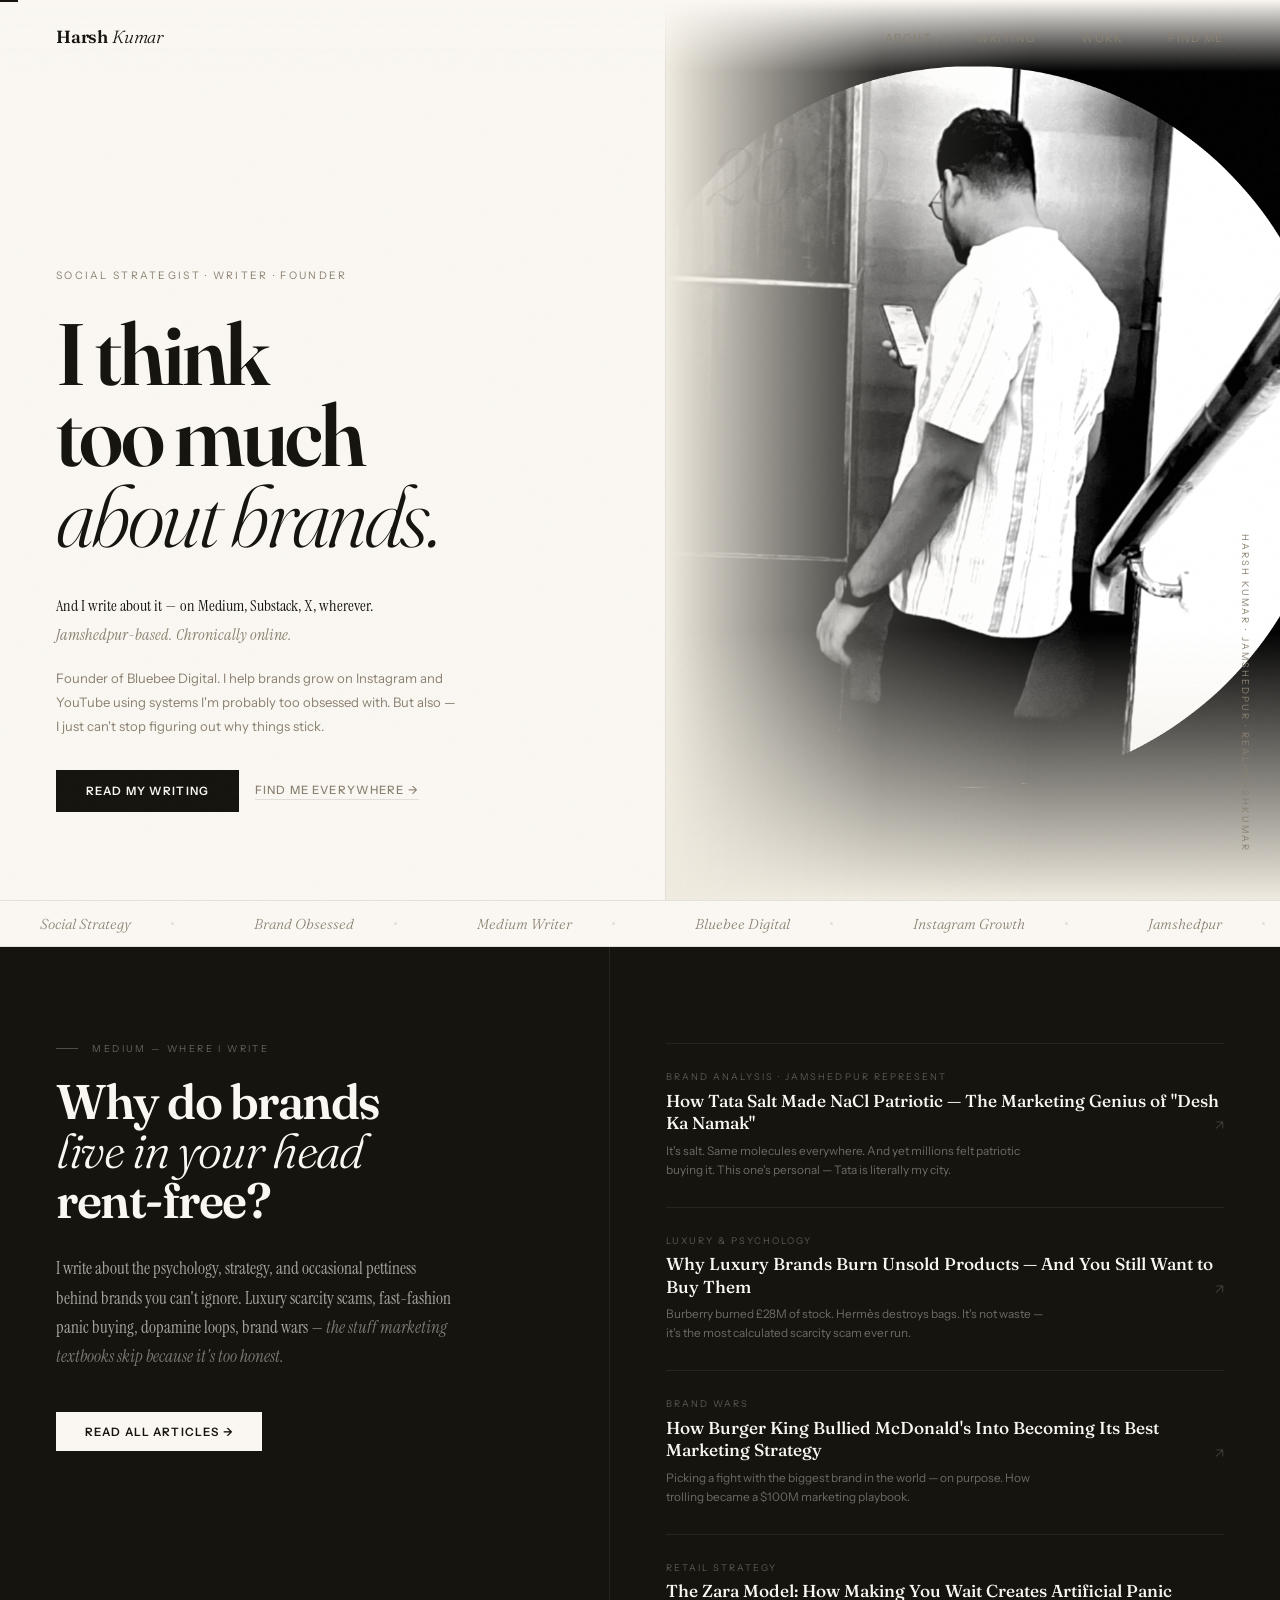
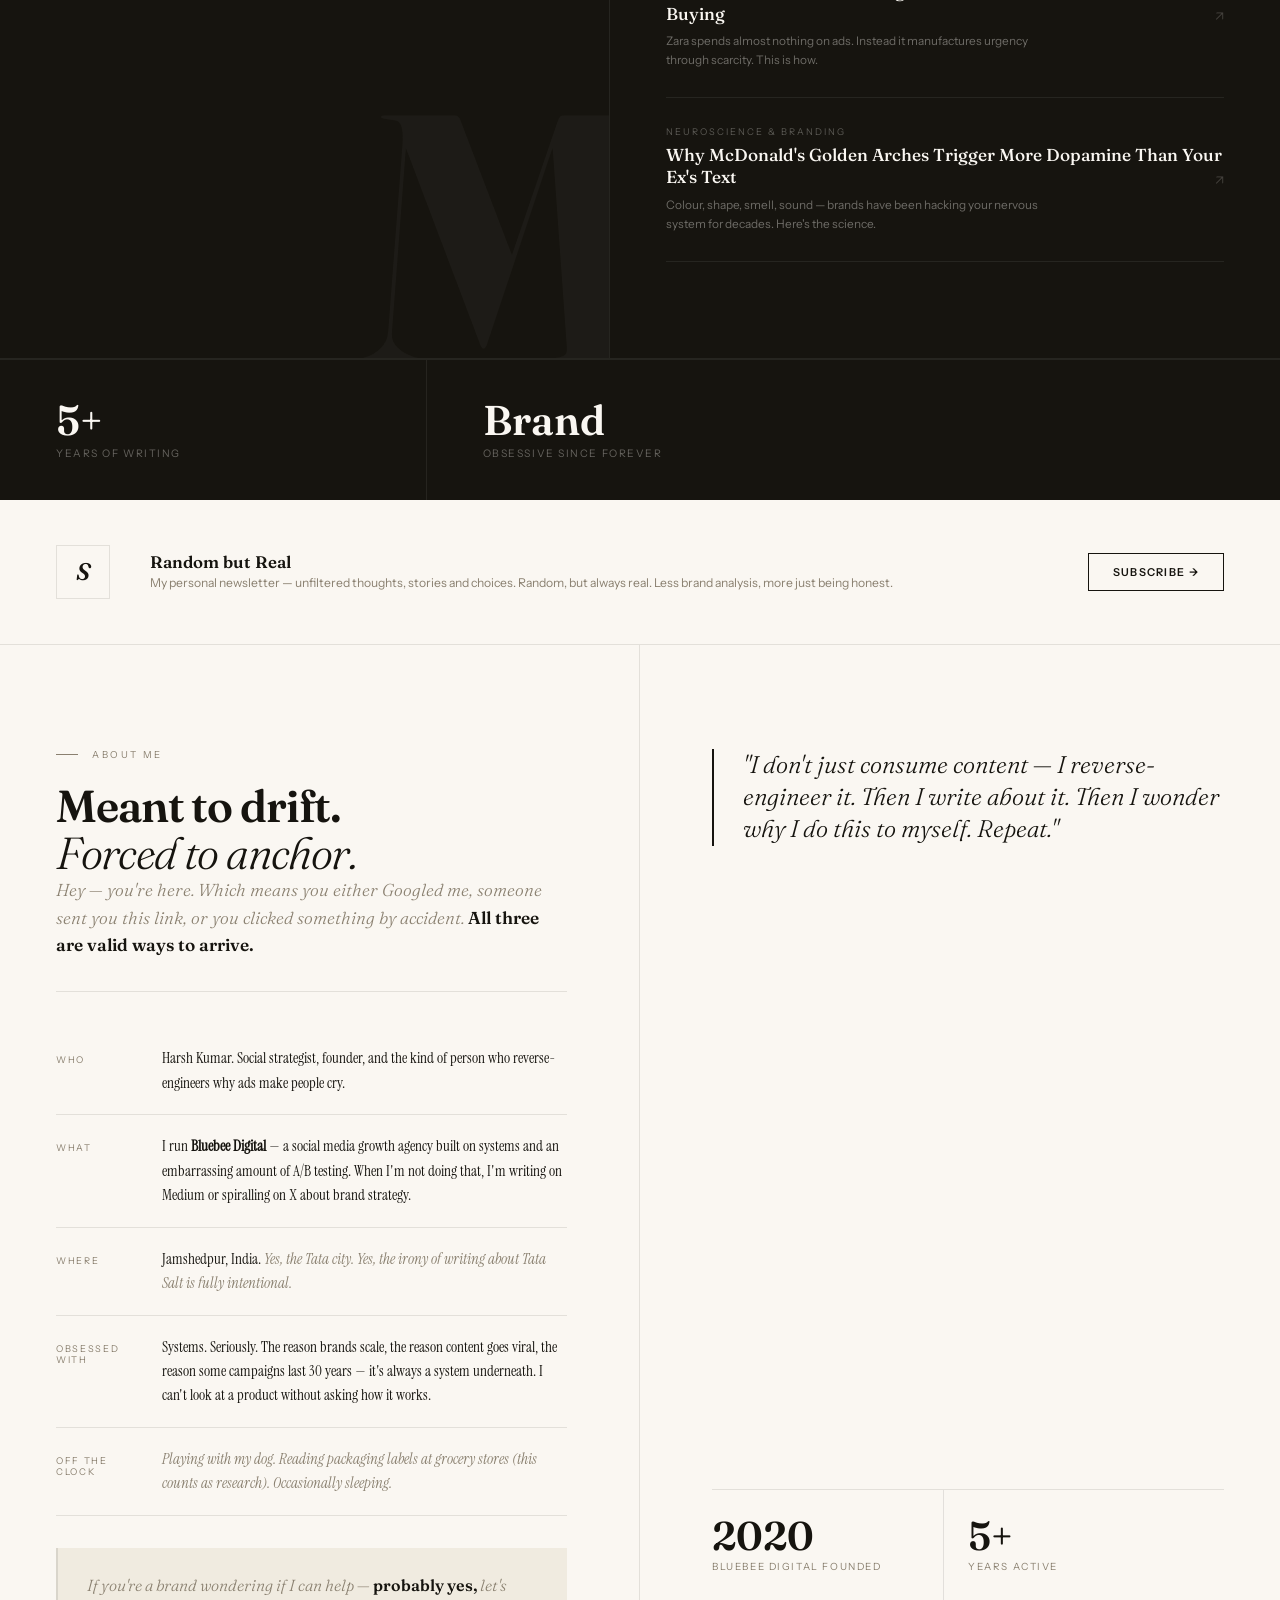
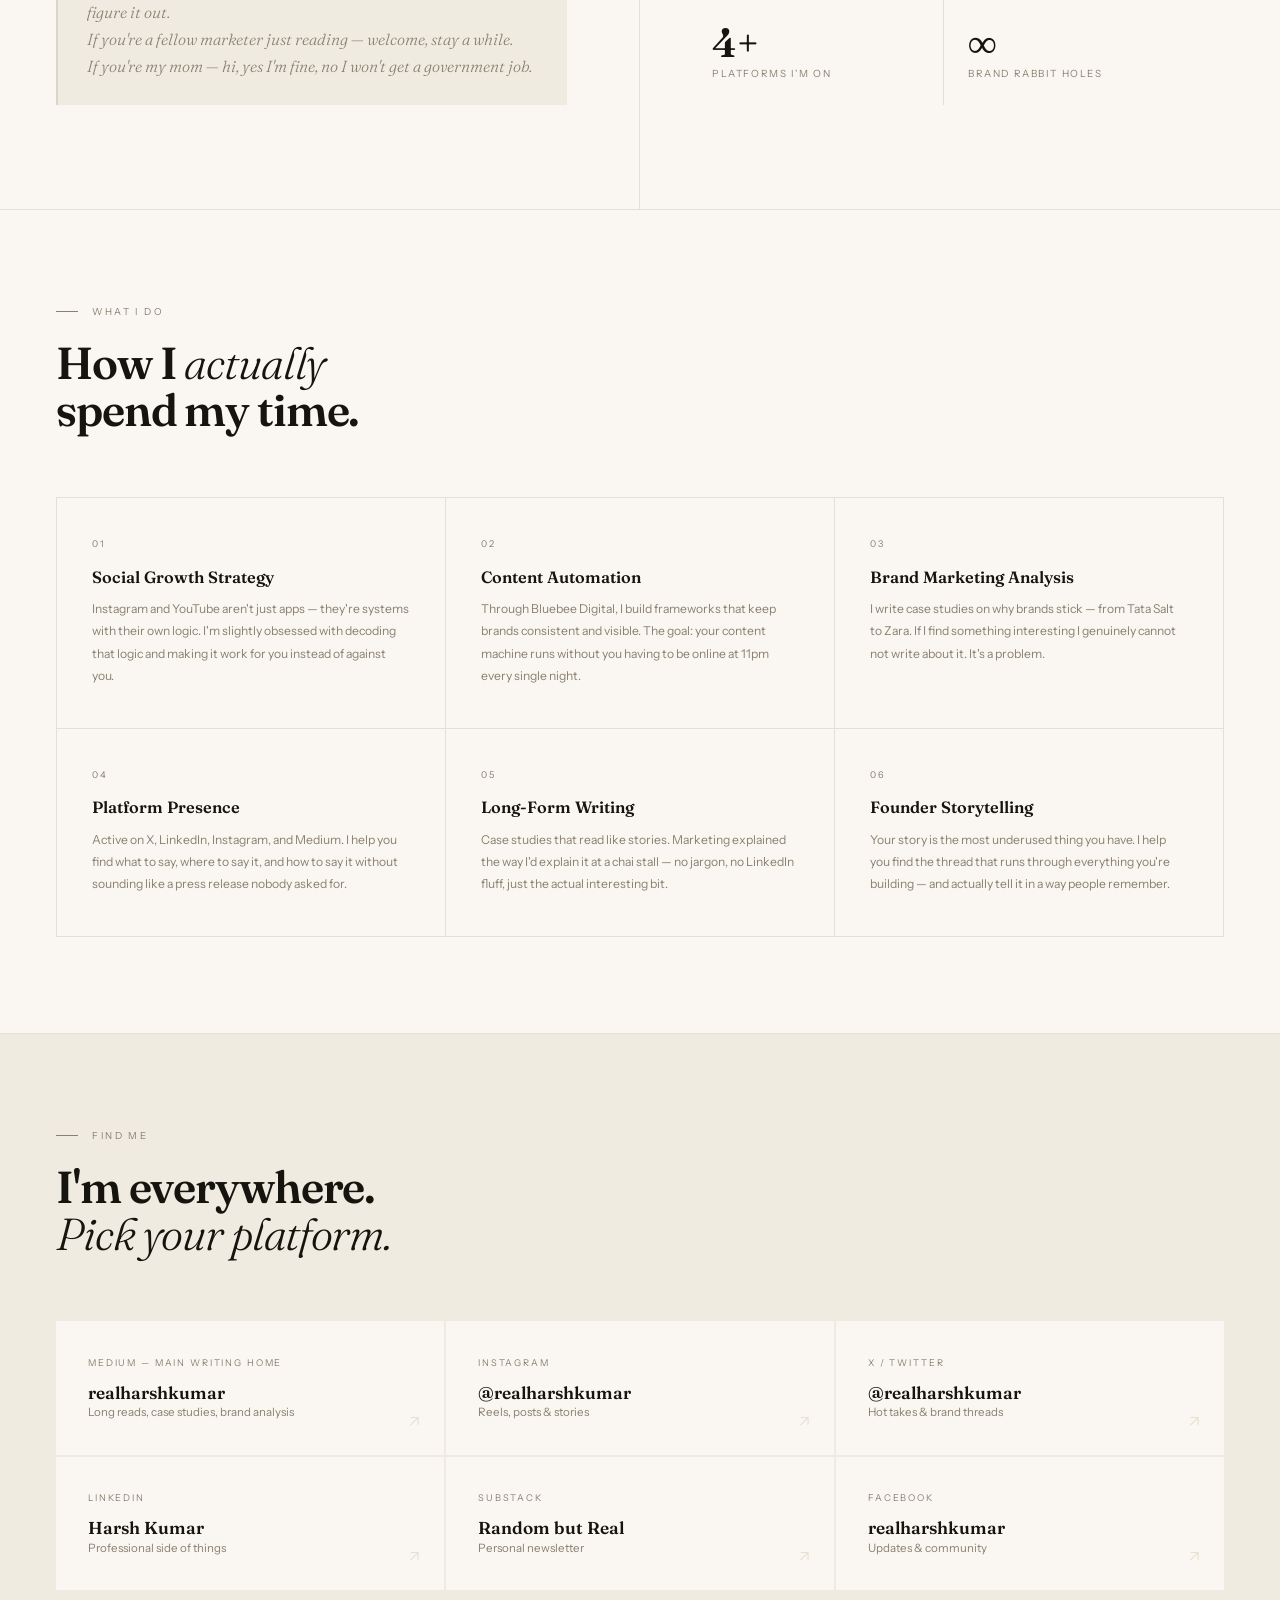
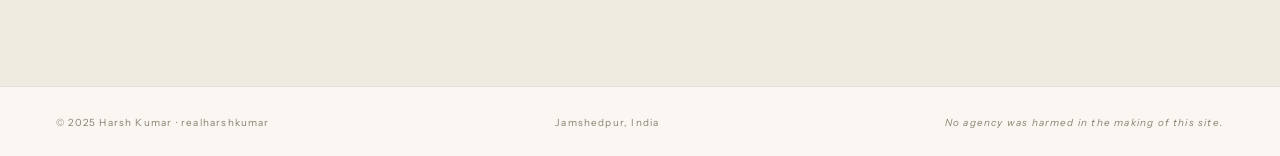
<file: realharshkumar (3).html>
<!DOCTYPE html>
<html lang="en">
<head>
  <meta charset="UTF-8"/>
  <meta name="viewport" content="width=device-width, initial-scale=1.0"/>
  <title>Harsh Kumar — realharshkumar</title>
  <link rel="preconnect" href="https://fonts.googleapis.com"/>
  <link href="https://fonts.googleapis.com/css2?family=Fraunces:ital,opsz,wght@0,9..144,300;0,9..144,400;0,9..144,600;0,9..144,700;1,9..144,300;1,9..144,400;1,9..144,600;1,9..144,700&family=Instrument+Sans:wght@400;500;600&family=Instrument+Serif:ital@0;1&display=swap" rel="stylesheet"/>
  <style>
    *,*::before,*::after{margin:0;padding:0;box-sizing:border-box;}
    :root{
      --bg:#faf7f2;
      --ink:#16140f;
      --mid:#8a8070;
      --pale:#f0ebe0;
      --warm:#e8e0d0;
      --red:#bf3517;
      --rule:rgba(22,20,15,0.1);
    }
    html{scroll-behavior:smooth;}
    body{
      background:var(--bg);
      color:var(--ink);
      font-family:'Instrument Sans',sans-serif;
      overflow-x:hidden;
      cursor:none;
    }

    /* ── CURSOR: underline beam ── */
    .ucursor{
      position:fixed;
      width:18px;height:2px;
      background:var(--ink);
      pointer-events:none;z-index:9999;
      top:0;left:0;
      transition:width 0.2s,background 0.2s;
    }
    .ucursor.hover{width:34px;background:var(--red);}

    /* ── GRAIN ── */
    body::after{
      content:'';position:fixed;inset:0;
      background-image:url("data:image/svg+xml,%3Csvg viewBox='0 0 200 200' xmlns='http://www.w3.org/2000/svg'%3E%3Cfilter id='n'%3E%3CfeTurbulence type='fractalNoise' baseFrequency='0.8' numOctaves='4' stitchTiles='stitch'/%3E%3C/filter%3E%3Crect width='100%25' height='100%25' filter='url(%23n)' opacity='0.025'/%3E%3C/svg%3E");
      pointer-events:none;z-index:900;opacity:0.55;
    }

    /* ── NAV ── */
    nav{
      position:fixed;top:0;left:0;right:0;z-index:500;
      display:flex;justify-content:space-between;align-items:center;
      padding:1.6rem 3.5rem;
      background:linear-gradient(var(--bg),transparent);
    }
    .nav-sig{
      font-family:'Fraunces',serif;
      font-size:1.1rem;font-weight:300;font-style:italic;
      color:var(--ink);text-decoration:none;letter-spacing:-0.01em;
    }
    .nav-sig strong{font-weight:600;font-style:normal;}
    .nav-links{display:flex;gap:2.8rem;list-style:none;}
    .nav-links a{
      font-size:0.7rem;letter-spacing:0.14em;text-transform:uppercase;
      color:var(--mid);text-decoration:none;transition:color 0.2s;
    }
    .nav-links a:hover{color:var(--ink);}

    /* ── HERO ── */
    .hero{
      min-height:100vh;
      display:grid;grid-template-columns:52% 48%;
      position:relative;overflow:hidden;
    }
    .hero-left{
      display:flex;flex-direction:column;justify-content:flex-end;
      padding:8rem 4.5rem 5.5rem 3.5rem;
      border-right:1px solid var(--rule);
      position:relative;z-index:2;
    }
    .hero-kicker{
      font-size:0.65rem;letter-spacing:0.22em;text-transform:uppercase;
      color:var(--mid);margin-bottom:2rem;
      opacity:0;animation:up 0.7s 0.15s forwards;
    }
    .hero-h1{
      font-family:'Fraunces',serif;
      font-size:clamp(3.8rem,6.8vw,6.8rem);
      font-weight:600;line-height:0.93;letter-spacing:-0.03em;
      color:var(--ink);
      opacity:0;animation:up 0.8s 0.28s forwards;
    }
    .hero-h1 .ital{font-style:italic;font-weight:300;}
    .hero-intro{
      margin-top:2.2rem;
      font-size:1.02rem;line-height:1.75;
      color:var(--ink);font-family:'Instrument Serif',serif;
      max-width:430px;
      opacity:0;animation:up 0.8s 0.46s forwards;
    }
    .hero-intro em{font-style:italic;color:var(--mid);}
    .hero-sub{
      margin-top:1rem;
      font-size:0.82rem;line-height:1.85;color:var(--mid);
      max-width:400px;
      opacity:0;animation:up 0.8s 0.58s forwards;
    }



    .hero-actions{
      display:flex;gap:1rem;margin-top:2rem;align-items:center;
      opacity:0;animation:up 0.8s 0.78s forwards;
    }
    .btn-dark{
      font-size:0.72rem;font-weight:600;letter-spacing:0.1em;text-transform:uppercase;
      background:var(--ink);color:var(--bg);
      text-decoration:none;padding:0.8rem 1.8rem;
      border:1.5px solid var(--ink);
      transition:background 0.25s,color 0.25s,transform 0.15s,box-shadow 0.25s;
      box-shadow:0 2px 12px rgba(22,20,15,0);
    }
    .btn-dark:hover{background:var(--red);border-color:var(--red);transform:translateY(-2px);box-shadow:0 6px 20px rgba(191,53,23,0.25);}
    .btn-line{
      font-size:0.72rem;font-weight:500;letter-spacing:0.1em;text-transform:uppercase;
      color:var(--mid);text-decoration:none;
      border-bottom:1px solid var(--rule);padding-bottom:0.15rem;
      transition:color 0.2s,border-color 0.2s;
    }
    .btn-line:hover{color:var(--ink);border-color:var(--ink);}

    /* hero photo */
    .hero-right{position:relative;overflow:hidden;background:var(--pale);}
    .hero-img{
      position:absolute;inset:0;
      background-size:cover;background-position:center 15%;
      filter:grayscale(15%) contrast(1.08);
      opacity:0;animation:fadein 1.3s 0.35s forwards;
    }
    .hero-img-grad{
      position:absolute;inset:0;
      background:linear-gradient(to right,var(--pale) 0%,rgba(240,235,224,0.2) 35%,transparent 60%),
                 linear-gradient(to top,var(--pale) 0%,transparent 30%);
    }
    .hero-side-text{
      position:absolute;bottom:3rem;right:0;
      font-size:0.58rem;letter-spacing:0.22em;text-transform:uppercase;
      color:var(--mid);writing-mode:vertical-rl;
      padding-right:1.8rem;
      opacity:0;animation:fadein 1s 1.3s forwards;
    }
    .hero-year{
      position:absolute;top:8.5rem;left:2.5rem;
      font-family:'Fraunces',serif;
      font-size:5rem;font-weight:300;font-style:italic;
      color:rgba(22,20,15,0.05);line-height:1;
      user-select:none;
    }

    /* ── MARQUEE ── */
    .marquee{
      border-top:1px solid var(--rule);border-bottom:1px solid var(--rule);
      overflow:hidden;padding:0.85rem 0;
    }
    .marquee-inner{
      display:flex;gap:0;width:max-content;
      animation:scroll 28s linear infinite;
    }
    .marquee-piece{
      font-family:'Fraunces',serif;font-style:italic;
      font-size:0.9rem;font-weight:300;color:var(--mid);
      padding:0 2.5rem;white-space:nowrap;
      display:flex;align-items:center;gap:2.5rem;
    }
    .marquee-sep{width:3px;height:3px;background:var(--rule);border-radius:50%;}
    @keyframes scroll{from{transform:translateX(0)}to{transform:translateX(-50%)}}

    /* ── SHARED ── */
    .sec-eye{
      font-size:0.6rem;letter-spacing:0.25em;text-transform:uppercase;
      color:var(--mid);display:flex;align-items:center;gap:0.9rem;
      margin-bottom:1.4rem;
    }
    .sec-eye::before{content:'';display:block;width:22px;height:1px;background:var(--mid);}
    .sec-h{
      font-family:'Fraunces',serif;
      font-size:clamp(2rem,3.5vw,3.2rem);font-weight:600;
      line-height:1.05;letter-spacing:-0.025em;color:var(--ink);
    }
    .sec-h em{font-style:italic;font-weight:300;}

    /* ── MEDIUM SECTION ── */
    .medium-wrap{background:var(--ink);color:var(--bg);}
    .medium-top{
      display:grid;grid-template-columns:1fr 1.1fr;
      border-bottom:1px solid rgba(255,255,255,0.07);
    }
    .medium-left{
      padding:6rem 4rem 6rem 3.5rem;
      border-right:1px solid rgba(255,255,255,0.07);
      position:relative;overflow:hidden;
    }
    .medium-watermark{
      position:absolute;right:-0.08em;bottom:-0.15em;
      font-family:'Fraunces',serif;font-size:22rem;font-weight:700;
      line-height:1;color:rgba(255,255,255,0.03);
      user-select:none;pointer-events:none;letter-spacing:-0.05em;
    }
    .medium-eye{
      font-size:0.6rem;letter-spacing:0.25em;text-transform:uppercase;
      color:rgba(250,247,242,0.35);margin-bottom:1.4rem;
      display:flex;align-items:center;gap:0.9rem;
    }
    .medium-eye::before{content:'';display:block;width:22px;height:1px;background:rgba(250,247,242,0.25);}
    .medium-h{
      font-family:'Fraunces',serif;
      font-size:clamp(2.2rem,3.8vw,3.8rem);font-weight:600;
      line-height:1.02;letter-spacing:-0.03em;color:var(--bg);
    }
    .medium-h em{font-style:italic;font-weight:300;}
    .medium-voice{
      margin-top:1.8rem;
      font-family:'Instrument Serif',serif;font-size:1.05rem;line-height:1.75;
      color:rgba(250,247,242,0.65);max-width:400px;
    }
    .medium-voice em{font-style:italic;color:rgba(250,247,242,0.45);}
    .medium-cta{
      display:inline-flex;align-items:center;gap:0.8rem;
      margin-top:2.5rem;
      font-size:0.72rem;font-weight:600;letter-spacing:0.1em;text-transform:uppercase;
      background:var(--bg);color:var(--ink);
      text-decoration:none;padding:0.8rem 1.8rem;
      transition:background 0.2s,transform 0.15s,box-shadow 0.2s;
      box-shadow:0 0 0 rgba(0,0,0,0);
    }
    .medium-cta:hover{background:#e0dbd3;transform:translateY(-2px);box-shadow:0 8px 24px rgba(0,0,0,0.2);}
    .medium-right{padding:6rem 3.5rem;}
    .medium-articles{display:flex;flex-direction:column;}
    .m-art{
      display:block;text-decoration:none;
      padding:1.7rem 0;
      border-bottom:1px solid rgba(255,255,255,0.07);
      transition:padding-left 0.3s,background 0.2s;position:relative;
    }
    .m-art:first-child{border-top:1px solid rgba(255,255,255,0.07);}
    .m-art:hover{padding-left:0.9rem;}
    .m-tag{
      font-size:0.58rem;letter-spacing:0.22em;text-transform:uppercase;
      color:rgba(250,247,242,0.3);margin-bottom:0.45rem;
    }
    .m-title{
      font-family:'Fraunces',serif;font-size:1.08rem;font-weight:500;
      color:var(--bg);line-height:1.3;
    }
    .m-bio{
      font-size:0.74rem;line-height:1.6;color:rgba(250,247,242,0.38);
      margin-top:0.45rem;max-width:380px;
    }
    .m-arrow{
      position:absolute;right:0;top:50%;transform:translateY(-50%);
      font-size:0.85rem;color:rgba(250,247,242,0.2);
      transition:color 0.2s,transform 0.2s;
    }
    .m-art:hover .m-arrow{color:rgba(250,247,242,0.7);transform:translate(4px,calc(-50% - 3px));}
    .medium-stats{
      display:grid;grid-template-columns:repeat(3,1fr);
      border-top:1px solid rgba(255,255,255,0.07);
    }
    .mstat{
      padding:2.5rem 3.5rem;
      border-right:1px solid rgba(255,255,255,0.07);
    }
    .mstat:last-child{border-right:none;}
    .mstat-n{
      font-family:'Fraunces',serif;font-size:2.6rem;font-weight:600;
      color:var(--bg);line-height:1;
    }
    .mstat-l{font-size:0.65rem;letter-spacing:0.15em;text-transform:uppercase;color:rgba(250,247,242,0.35);margin-top:0.35rem;}

    /* ── SUBSTACK STRIP ── */
    .substack-strip{
      display:grid;grid-template-columns:auto 1fr auto;
      align-items:center;gap:2.5rem;
      padding:2.8rem 3.5rem;
      border-bottom:1px solid var(--rule);
      transition:background 0.2s;
    }
    .substack-strip:hover{background:var(--pale);}
    .ss-glyph{
      font-family:'Fraunces',serif;font-size:1.5rem;font-weight:600;font-style:italic;
      width:54px;height:54px;border:1px solid var(--rule);
      display:flex;align-items:center;justify-content:center;
      color:var(--ink);flex-shrink:0;
      transition:background 0.2s,color 0.2s;
    }
    .substack-strip:hover .ss-glyph{background:var(--ink);color:var(--bg);}
    .ss-name{font-family:'Fraunces',serif;font-size:1.05rem;font-weight:600;color:var(--ink);}
    .ss-desc{font-size:0.76rem;color:var(--mid);margin-top:0.15rem;line-height:1.5;}
    .ss-btn{
      font-size:0.68rem;font-weight:600;letter-spacing:0.12em;text-transform:uppercase;
      border:1.5px solid var(--ink);color:var(--ink);
      text-decoration:none;padding:0.7rem 1.5rem;white-space:nowrap;
      flex-shrink:0;transition:background 0.2s,color 0.2s,box-shadow 0.2s;
    }
    .ss-btn:hover{background:var(--ink);color:var(--bg);box-shadow:0 4px 16px rgba(22,20,15,0.15);}

    /* ── ABOUT ── */
    .about{
      display:grid;grid-template-columns:1fr 1fr;gap:0;
      border-bottom:1px solid var(--rule);
    }
    .about-l{
      padding:6.5rem 4.5rem 6.5rem 3.5rem;
      border-right:1px solid var(--rule);
    }
    .about-r{
      padding:6.5rem 3.5rem 6.5rem 4.5rem;
      display:flex;flex-direction:column;justify-content:space-between;
    }
    .about-visitor-line{
      font-family:'Fraunces',serif;font-style:italic;font-weight:300;
      font-size:1.08rem;color:var(--mid);margin-bottom:2.2rem;line-height:1.6;
      padding-bottom:2rem;border-bottom:1px solid var(--rule);
    }
    .about-visitor-line strong{font-style:normal;font-weight:600;color:var(--ink);}
    .about-who-block{
      margin-top:2rem;display:flex;flex-direction:column;gap:0;
    }
    .who-row{
      display:grid;grid-template-columns:90px 1fr;
      padding:1.2rem 0;border-bottom:1px solid var(--rule);
      align-items:baseline;gap:1rem;
    }
    .who-label{
      font-size:0.58rem;letter-spacing:0.18em;text-transform:uppercase;
      color:var(--mid);padding-top:0.1rem;
    }
    .who-val{
      font-family:'Instrument Serif',serif;font-size:0.95rem;line-height:1.6;
      color:var(--ink);
    }
    .who-val em{font-style:italic;color:var(--mid);}
    .who-val strong{font-style:normal;font-weight:600;}
    .about-fourth-wall{
      margin-top:2rem;
      font-family:'Fraunces',serif;font-size:1.0rem;font-weight:300;font-style:italic;
      color:var(--mid);line-height:1.7;
      padding:1.5rem 1.8rem;background:var(--pale);
      border-left:2px solid var(--rule);
    }
    .about-fourth-wall strong{font-style:normal;font-weight:600;color:var(--ink);}
    .pull{
      font-family:'Fraunces',serif;font-size:1.5rem;font-weight:300;font-style:italic;
      line-height:1.35;color:var(--ink);
      border-left:2px solid var(--ink);padding-left:1.8rem;
    }
    .stats-row{
      display:grid;grid-template-columns:1fr 1fr;
      border-top:1px solid var(--rule);margin-top:3rem;
    }
    .st{padding:1.6rem 0;}
    .st:nth-child(odd){border-right:1px solid var(--rule);padding-right:1.5rem;margin-right:1.5rem;}
    .st-n{font-family:'Fraunces',serif;font-size:2.5rem;font-weight:600;line-height:1;}
    .st-l{font-size:0.62rem;letter-spacing:0.16em;text-transform:uppercase;color:var(--mid);margin-top:0.25rem;}

    /* ── EXPERTISE ── */
    .expertise{padding:6rem 3.5rem;border-bottom:1px solid var(--rule);}
    .ex-grid{
      display:grid;grid-template-columns:repeat(3,1fr);
      border-top:1px solid var(--rule);border-left:1px solid var(--rule);
      margin-top:4rem;
    }
    .ex{
      padding:2.5rem 2.2rem;
      border-right:1px solid var(--rule);border-bottom:1px solid var(--rule);
      transition:background 0.25s,box-shadow 0.25s;
      position:relative;
    }
    .ex::before{
      content:'';position:absolute;top:0;left:0;right:0;height:2px;
      background:var(--red);transform:scaleX(0);transform-origin:left;
      transition:transform 0.35s cubic-bezier(0.22,0.61,0.36,1);
    }
    .ex:hover{background:var(--pale);}
    .ex:hover::before{transform:scaleX(1);}
    .ex-n{font-size:0.58rem;letter-spacing:0.18em;color:var(--mid);margin-bottom:1.1rem;}
    .ex-t{font-family:'Fraunces',serif;font-size:1.02rem;font-weight:600;color:var(--ink);margin-bottom:0.7rem;}
    .ex-b{font-size:0.76rem;line-height:1.85;color:var(--mid);}

    /* ── CONNECT ── */
    .connect{padding:6rem 3.5rem;background:var(--pale);}
    .c-grid{
      display:grid;grid-template-columns:repeat(3,1fr);
      gap:2px;margin-top:4rem;
    }
    .c-card{
      background:var(--bg);padding:2.2rem 2rem;
      text-decoration:none;display:block;
      transition:background 0.2s,transform 0.15s,box-shadow 0.2s;position:relative;
    }
    .c-card:hover{background:var(--ink);transform:translateY(-3px);box-shadow:0 12px 32px rgba(22,20,15,0.15);}
    .c-lbl{
      font-size:0.58rem;letter-spacing:0.2em;text-transform:uppercase;
      color:var(--mid);margin-bottom:0.9rem;display:block;transition:color 0.2s;
    }
    .c-card:hover .c-lbl{color:rgba(250,247,242,0.35);}
    .c-name{
      font-family:'Fraunces',serif;font-size:1.08rem;font-weight:600;
      color:var(--ink);display:block;transition:color 0.2s;
    }
    .c-card:hover .c-name{color:var(--bg);}
    .c-handle{font-size:0.72rem;color:var(--mid);display:block;margin-top:0.15rem;transition:color 0.2s;}
    .c-card:hover .c-handle{color:rgba(250,247,242,0.4);}
    .c-arr{position:absolute;bottom:1.5rem;right:1.5rem;font-size:1rem;color:var(--warm);transition:transform 0.2s,color 0.2s;}
    .c-card:hover .c-arr{transform:translate(3px,-3px);color:rgba(250,247,242,0.4);}

    /* ── FOOTER ── */
    footer{
      display:flex;justify-content:space-between;align-items:center;
      padding:1.8rem 3.5rem;border-top:1px solid var(--rule);
      font-size:0.62rem;letter-spacing:0.12em;color:var(--mid);
    }

    /* ── ANIMATIONS ── */
    @keyframes up{from{opacity:0;transform:translateY(22px)}to{opacity:1;transform:none}}
    @keyframes fadein{from{opacity:0}to{opacity:1}}
    .r{opacity:0;transform:translateY(26px);transition:opacity 0.75s ease,transform 0.75s ease;}
    .r.on{opacity:1;transform:none;}
    .d1{transition-delay:0.1s}.d2{transition-delay:0.2s}.d3{transition-delay:0.32s}

    /* ── MOBILE ── */
    @media(max-width:768px){
      html,body{overflow-x:hidden;max-width:100vw;}
      nav{padding:1.2rem 1.4rem;}
      .nav-links{display:none;}
      .hero{grid-template-columns:1fr;min-height:auto;}
      .hero-left{padding:6rem 1.4rem 3rem;border-right:none;width:100%;}
      .hero-right{height:65vw;width:100%;}
      .hero-h1{font-size:clamp(2.8rem,11vw,4rem);}
      .marquee-piece{font-size:0.78rem;padding:0 1.5rem;}
      .medium-top{grid-template-columns:1fr;}
      .medium-left{padding:4rem 1.4rem 3rem;}
      .medium-right{padding:2rem 1.4rem 4rem;}
      .medium-stats{grid-template-columns:1fr 1fr 1fr;}
      .mstat{padding:2rem 1.4rem;}
      .substack-strip{grid-template-columns:auto 1fr;padding:2rem 1.4rem;}
      .ss-btn{display:none;}
      .about{grid-template-columns:1fr;}
      .about-l{padding:4rem 1.4rem 2rem;border-right:none;border-bottom:1px solid var(--rule);}
      .about-r{padding:2rem 1.4rem 4rem;}
      .who-row{grid-template-columns:80px 1fr;}
      .expertise{padding:4rem 1.4rem;}
      .ex-grid{grid-template-columns:1fr;}
      .connect{padding:4rem 1.4rem;}
      .c-grid{grid-template-columns:1fr;}
      footer{flex-direction:column;gap:0.4rem;text-align:center;padding:1.4rem;}
    }
  </style>
</head>
<body>

<div class="ucursor" id="uc"></div>

<!-- NAV -->
<nav>
  <a href="#" class="nav-sig"><strong>Harsh</strong> Kumar</a>
  <ul class="nav-links">
    <li><a href="#about">About</a></li>
    <li><a href="#medium">Writing</a></li>
    <li><a href="#work">Work</a></li>
    <li><a href="#connect">Find me</a></li>
  </ul>
</nav>

<!-- HERO -->
<section class="hero">
  <div class="hero-left">
    <p class="hero-kicker">Social Strategist · Writer · Founder</p>
    <h1 class="hero-h1">I think<br>too much<br><span class="ital">about brands.</span></h1>
    <p class="hero-intro">
      And I write about it — on Medium, Substack, X, wherever.<br>
      <em>Jamshedpur-based. Chronically online.</em>
    </p>
    <p class="hero-sub">
      Founder of Bluebee Digital. I help brands grow on Instagram and YouTube using systems I'm probably too obsessed with. But also — I just can't stop figuring out why things stick.
    </p>

    <div class="hero-actions">
      <a href="https://realharshkumar.medium.com" target="_blank" class="btn-dark">Read my writing</a>
      <a href="#connect" class="btn-line">Find me everywhere →</a>
    </div>
  </div>
  <div class="hero-right">
    <div class="hero-img" id="heroImg"></div>
    <div class="hero-img-grad"></div>
    <div class="hero-year">2020</div>
    <div class="hero-side-text">Harsh Kumar · Jamshedpur · realharshkumar</div>
  </div>
</section>

<!-- MARQUEE -->
<div class="marquee">
  <div class="marquee-inner">
    <span class="marquee-piece">Social Strategy <span class="marquee-sep"></span></span>
    <span class="marquee-piece">Brand Obsessed <span class="marquee-sep"></span></span>
    <span class="marquee-piece">Medium Writer <span class="marquee-sep"></span></span>
    <span class="marquee-piece">Bluebee Digital <span class="marquee-sep"></span></span>
    <span class="marquee-piece">Instagram Growth <span class="marquee-sep"></span></span>
    <span class="marquee-piece">Jamshedpur <span class="marquee-sep"></span></span>
    <span class="marquee-piece">Random but Real <span class="marquee-sep"></span></span>
    <span class="marquee-piece">Content Systems <span class="marquee-sep"></span></span>
    <span class="marquee-piece">Social Strategy <span class="marquee-sep"></span></span>
    <span class="marquee-piece">Brand Obsessed <span class="marquee-sep"></span></span>
    <span class="marquee-piece">Medium Writer <span class="marquee-sep"></span></span>
    <span class="marquee-piece">Bluebee Digital <span class="marquee-sep"></span></span>
    <span class="marquee-piece">Instagram Growth <span class="marquee-sep"></span></span>
    <span class="marquee-piece">Jamshedpur <span class="marquee-sep"></span></span>
    <span class="marquee-piece">Random but Real <span class="marquee-sep"></span></span>
    <span class="marquee-piece">Content Systems <span class="marquee-sep"></span></span>
  </div>
</div>

<!-- MEDIUM -->
<section class="medium-wrap" id="medium">
  <div class="medium-top">
    <div class="medium-left r">
      <div class="medium-watermark">M</div>
      <p class="medium-eye">Medium — Where I write</p>
      <h2 class="medium-h">Why do brands<br><em>live in your head</em><br>rent-free?</h2>
      <p class="medium-voice">
        I write about the psychology, strategy, and occasional pettiness behind brands you can't ignore. Luxury scarcity scams, fast-fashion panic buying, dopamine loops, brand wars — <em>the stuff marketing textbooks skip because it's too honest.</em>
      </p>
      <a href="https://realharshkumar.medium.com" target="_blank" class="medium-cta">Read all articles →</a>
    </div>
    <div class="medium-right r d1">
      <div class="medium-articles">
        <a href="https://realharshkumar.medium.com/how-tata-salt-made-nacl-patriotic-the-marketing-genius-of-desh-ka-namak-50abcad4bbf7" target="_blank" class="m-art">
          <p class="m-tag">Brand Analysis · Jamshedpur Represent</p>
          <p class="m-title">How Tata Salt Made NaCl Patriotic — The Marketing Genius of "Desh Ka Namak"</p>
          <p class="m-bio">It's salt. Same molecules everywhere. And yet millions felt patriotic buying it. This one's personal — Tata is literally my city.</p>
          <span class="m-arrow">↗</span>
        </a>
        <a href="https://realharshkumar.medium.com/why-luxury-brands-burn-unsold-products-and-you-still-want-to-buy-them-the-scarcity-scam-f028bad65332" target="_blank" class="m-art">
          <p class="m-tag">Luxury & Psychology</p>
          <p class="m-title">Why Luxury Brands Burn Unsold Products — And You Still Want to Buy Them</p>
          <p class="m-bio">Burberry burned £28M of stock. Hermès destroys bags. It's not waste — it's the most calculated scarcity scam ever run.</p>
          <span class="m-arrow">↗</span>
        </a>
        <a href="https://realharshkumar.medium.com/how-burger-king-bullied-mcdonalds-into-becoming-its-best-marketing-strategy-ed719126f9e4" target="_blank" class="m-art">
          <p class="m-tag">Brand Wars</p>
          <p class="m-title">How Burger King Bullied McDonald's Into Becoming Its Best Marketing Strategy</p>
          <p class="m-bio">Picking a fight with the biggest brand in the world — on purpose. How trolling became a $100M marketing playbook.</p>
          <span class="m-arrow">↗</span>
        </a>
        <a href="https://realharshkumar.medium.com/the-zara-model-how-making-you-wait-creates-artificial-panic-buying-5bb2385716f3" target="_blank" class="m-art">
          <p class="m-tag">Retail Strategy</p>
          <p class="m-title">The Zara Model: How Making You Wait Creates Artificial Panic Buying</p>
          <p class="m-bio">Zara spends almost nothing on ads. Instead it manufactures urgency through scarcity. This is how.</p>
          <span class="m-arrow">↗</span>
        </a>
        <a href="https://realharshkumar.medium.com/why-mcdonalds-golden-arches-trigger-more-dopamine-than-your-ex-s-text-the-neuroscience-of-brand-873b962290a8" target="_blank" class="m-art">
          <p class="m-tag">Neuroscience & Branding</p>
          <p class="m-title">Why McDonald's Golden Arches Trigger More Dopamine Than Your Ex's Text</p>
          <p class="m-bio">Colour, shape, smell, sound — brands have been hacking your nervous system for decades. Here's the science.</p>
          <span class="m-arrow">↗</span>
        </a>
      </div>
    </div>
  </div>
  <div class="medium-stats r">
    <div class="mstat">
      <div class="mstat-n">5+</div>
      <div class="mstat-l">Years of writing</div>
    </div>
    <div class="mstat">
      <div class="mstat-n">Brand</div>
      <div class="mstat-l">Obsessive since forever</div>
    </div>

  </div>
</section>

<!-- SUBSTACK -->
<div class="substack-strip r">
  <div class="ss-glyph">S</div>
  <div class="ss-body">
    <div class="ss-name">Random but Real</div>
    <div class="ss-desc">My personal newsletter — unfiltered thoughts, stories and choices. Random, but always real. Less brand analysis, more just being honest.</div>
  </div>
  <a href="https://realharshkumar.substack.com/" target="_blank" class="ss-btn">Subscribe →</a>
</div>

<!-- ABOUT -->
<section class="about" id="about">
  <div class="about-l r">
    <p class="sec-eye">About me</p>
    <h2 class="sec-h">Meant to drift.<br><em>Forced to anchor.</em></h2>

    <p class="about-visitor-line">
      Hey — you're here. Which means you either Googled me, someone sent you this link, or you clicked something by accident. <strong>All three are valid ways to arrive.</strong>
    </p>

    <div class="about-who-block">
      <div class="who-row">
        <span class="who-label">Who</span>
        <span class="who-val">Harsh Kumar. Social strategist, founder, and the kind of person who reverse-engineers why ads make people cry.</span>
      </div>
      <div class="who-row">
        <span class="who-label">What</span>
        <span class="who-val">I run <strong>Bluebee Digital</strong> — a social media growth agency built on systems and an embarrassing amount of A/B testing. When I'm not doing that, I'm writing on Medium or spiralling on X about brand strategy.</span>
      </div>
      <div class="who-row">
        <span class="who-label">Where</span>
        <span class="who-val">Jamshedpur, India. <em>Yes, the Tata city. Yes, the irony of writing about Tata Salt is fully intentional.</em></span>
      </div>
      <div class="who-row">
        <span class="who-label">Obsessed with</span>
        <span class="who-val">Systems. Seriously. The reason brands scale, the reason content goes viral, the reason some campaigns last 30 years — it's always a system underneath. I can't look at a product without asking how it works.</span>
      </div>
      <div class="who-row">
        <span class="who-label">Off the clock</span>
        <span class="who-val"><em>Playing with my dog. Reading packaging labels at grocery stores (this counts as research). Occasionally sleeping.</em></span>
      </div>
    </div>

    <div class="about-fourth-wall">
      If you're a brand wondering if I can help — <strong>probably yes,</strong> let's figure it out.<br>
      If you're a fellow marketer just reading — welcome, stay a while.<br>
      If you're my mom — hi, yes I'm fine, no I won't get a government job.
    </div>
  </div>

  <div class="about-r r d2">
    <blockquote class="pull">
      "I don't just consume content — I reverse-engineer it. Then I write about it. Then I wonder why I do this to myself. Repeat."
    </blockquote>
    <div class="stats-row">
      <div class="st">
        <div class="st-n">2020</div>
        <div class="st-l">Bluebee Digital founded</div>
      </div>
      <div class="st">
        <div class="st-n">5+</div>
        <div class="st-l">Years active</div>
      </div>
      <div class="st">
        <div class="st-n">4+</div>
        <div class="st-l">Platforms I'm on</div>
      </div>
      <div class="st">
        <div class="st-n">∞</div>
        <div class="st-l">Brand rabbit holes</div>
      </div>
    </div>
  </div>
</section>

<!-- EXPERTISE -->
<section class="expertise" id="work">
  <p class="sec-eye r">What I do</p>
  <h2 class="sec-h r d1">How I <em>actually</em><br>spend my time.</h2>
  <div class="ex-grid">
    <div class="ex r">
      <div class="ex-n">01</div>
      <div class="ex-t">Social Growth Strategy</div>
      <div class="ex-b">Instagram and YouTube aren't just apps — they're systems with their own logic. I'm slightly obsessed with decoding that logic and making it work for you instead of against you.</div>
    </div>
    <div class="ex r d1">
      <div class="ex-n">02</div>
      <div class="ex-t">Content Automation</div>
      <div class="ex-b">Through Bluebee Digital, I build frameworks that keep brands consistent and visible. The goal: your content machine runs without you having to be online at 11pm every single night.</div>
    </div>
    <div class="ex r d2">
      <div class="ex-n">03</div>
      <div class="ex-t">Brand Marketing Analysis</div>
      <div class="ex-b">I write case studies on why brands stick — from Tata Salt to Zara. If I find something interesting I genuinely cannot not write about it. It's a problem.</div>
    </div>
    <div class="ex r">
      <div class="ex-n">04</div>
      <div class="ex-t">Platform Presence</div>
      <div class="ex-b">Active on X, LinkedIn, Instagram, and Medium. I help you find what to say, where to say it, and how to say it without sounding like a press release nobody asked for.</div>
    </div>
    <div class="ex r d1">
      <div class="ex-n">05</div>
      <div class="ex-t">Long-Form Writing</div>
      <div class="ex-b">Case studies that read like stories. Marketing explained the way I'd explain it at a chai stall — no jargon, no LinkedIn fluff, just the actual interesting bit.</div>
    </div>
    <div class="ex r d2">
      <div class="ex-n">06</div>
      <div class="ex-t">Founder Storytelling</div>
      <div class="ex-b">Your story is the most underused thing you have. I help you find the thread that runs through everything you're building — and actually tell it in a way people remember.</div>
    </div>
  </div>
</section>

<!-- CONNECT -->
<section class="connect" id="connect">
  <p class="sec-eye r">Find me</p>
  <h2 class="sec-h r d1">I'm everywhere.<br><em>Pick your platform.</em></h2>
  <div class="c-grid">
    <a href="https://realharshkumar.medium.com" target="_blank" class="c-card r">
      <span class="c-lbl">Medium — Main writing home</span>
      <span class="c-name">realharshkumar</span>
      <span class="c-handle">Long reads, case studies, brand analysis</span>
      <span class="c-arr">↗</span>
    </a>
    <a href="https://www.instagram.com/realharshkumar" target="_blank" class="c-card r d1">
      <span class="c-lbl">Instagram</span>
      <span class="c-name">@realharshkumar</span>
      <span class="c-handle">Reels, posts & stories</span>
      <span class="c-arr">↗</span>
    </a>
    <a href="https://x.com/realharshkumar" target="_blank" class="c-card r d2">
      <span class="c-lbl">X / Twitter</span>
      <span class="c-name">@realharshkumar</span>
      <span class="c-handle">Hot takes & brand threads</span>
      <span class="c-arr">↗</span>
    </a>
    <a href="https://www.linkedin.com/in/realharshkumar" target="_blank" class="c-card r">
      <span class="c-lbl">LinkedIn</span>
      <span class="c-name">Harsh Kumar</span>
      <span class="c-handle">Professional side of things</span>
      <span class="c-arr">↗</span>
    </a>
    <a href="https://realharshkumar.substack.com/" target="_blank" class="c-card r d1">
      <span class="c-lbl">Substack</span>
      <span class="c-name">Random but Real</span>
      <span class="c-handle">Personal newsletter</span>
      <span class="c-arr">↗</span>
    </a>
    <a href="https://www.facebook.com/realharshkumar" target="_blank" class="c-card r d2">
      <span class="c-lbl">Facebook</span>
      <span class="c-name">realharshkumar</span>
      <span class="c-handle">Updates & community</span>
      <span class="c-arr">↗</span>
    </a>
  </div>
</section>

<footer>
  <span>© 2025 Harsh Kumar · realharshkumar</span>
  <span>Jamshedpur, India</span>
  <span style="font-style:italic;">No agency was harmed in the making of this site.</span>
</footer>

<script>
  const PHOTO = '/9j/4AAQSkZJRgABAQAAkACQAAD/[base64]//8AAKACAAQAAAABAAAEm6ADAAQAAAABAAAFZQAAAAAyMDI2OjA0OjEzIDE1OjU1OjQxAEFTQ0lJAAAAU2NyZWVuc2hvdP/tAG5QaG90b3Nob3AgMy4wADhCSU0EBAAAAAAANhwBWgADGyVHHAIAAAIAAhwCeAAKU2NyZWVuc2hvdBwCPAAGMTU1NTQxHAI3AAgyMDI2MDQxMzhCSU0EJQAAAAAAEO1myOsS090D0are8S0cOoT/[base64]/[base64]////7tYWVogAAAAAAAASr8AALE3AAAKuVhZWiAAAAAAAAAoOAAAEQsAAMi5cGFyYQAAAAAAAwAAAAJmZgAA8qcAAA1ZAAAT0AAACltzZjMyAAAAAAABDEIAAAXe///zJgAAB5MAAP2Q///7ov///aMAAAPcAADAbv/AABEIBWUEmwMBIgACEQEDEQH/xAAfAAABBQEBAQEBAQAAAAAAAAAAAQIDBAUGBwgJCgv/[base64]/T19vf4+fr/xAAfAQADAQEBAQEBAQEBAAAAAAAAAQIDBAUGBwgJCgv/[base64]/T19vf4+fr/2wBDAAICAgICAgMCAgMFAwMDBQYFBQUFBggGBgYGBggKCAgICAgICgoKCgoKCgoMDAwMDAwODg4ODg8PDw8PDw8PDw//2wBDAQIDAwQEBAcEBAcQCwkLEBAQEBAQEBAQEBAQEBAQEBAQEBAQEBAQEBAQEBAQEBAQEBAQEBAQEBAQEBAQEBAQEBD/3QAEAEr/2gAMAwEAAhEDEQA/AP5/[base64]/0P5/[base64]/0f5/[base64]/0v5/[base64]/0/5/[base64]/1P5/[base64]/1f5/[base64]/wAIQNFt3583U722tsfWLzGmH/fugD4Ror9jvCn/AARo+M9+IpPGnjnQtGSXnFmlzfuv1DpbLn6MR719MeGP+CKvwxtQh8ZfEjV9VP8AENPtLewz9PNN1j9aAP52aK/qs8L/APBKD9jnQ0Q6poeq+IXXr9v1SZM/X7H9nr6H8N/sMfsh+Flj/s34S6FMV6fbbf8AtD8/tZlz+NAH8ZldPpHgvxj4g2/2DoN/qW7p9mtZZs/TYpr+4jw98L/hn4SVP+EV8I6PouzG37Fp9vb4+nlotd6cjljxQB/EVpX7Lv7SutgNpPwo8VXSN0dNEvSn/fflbf1r0PTf2Df2w9Vx9m+FGtpu6efCtv8A+jmTFf2Z7h1XvRjJzQB/INa/8Eyf24ryLzovhk6qe0mq6VE3/fL3in9Ktf8ADrz9uj/omf8A5WdH/wDk2v68CtKBigD+Q3/h13+3T/0TP/ys6P8A/JtH/Drv9un/AKJn/wCVnR//AJNr+vUEDinhgeKAP5CP+HXn7dX/AETP/wArWj//ACbS/wDDrv8Abq/6Jn/5WtH/APk2v69GOOlLQB/IV/w67/br/wCiZ/8Ala0f/wCTa5TU/wDgnd+2lpBYXXwr1GTb1+zy2tz+XkzPn8K/sgooA/ie1L9jr9q7SSxvPhB4qYL1MOkXU4H4xRuK8z1j4P8Axa8Pbv7f8E65pm3r9p025hx9d8Yr+68Njk0hYN3oA/gRmgmt5GhnjaKReCrAqR9Qagr+9TX9C0HXIFt9d0211KInGy5hSZcH2cEV/NH/AMFC/BfgSw/aTj0bw74c0/TbYWxaSKztYrZHb5eWESrk+5oA/Ieivsz9nj4O+Cfil+0Vo/w68R2cjaNqEm2VIJWidQWA+VgcjrX7NeKP+CMH7OuoR+d4X8VeJNFlcZCyTWt3Cp9lNuj/AJyUAfzM0V+6Pi3/AIIneJLUs3gj4p2d6Wztj1HTZLXHsZIZp8/XYPpXzF4w/wCCTH7XfhkudHsdH8UKvT+ztSSMsPperbc0AfmXRX0T40/ZL/aZ+Hokl8WfDPXrWCL788djJc2649Z7cSRj/vqvn2aGW3leCdGjkQlWVgQykdQQeQaAIKKKKACiiigAooooAKKKKACiiigAooooAKKKKACiiigAooooAKKKKACiiigAooooAKKKKACiiigAooooAKKKKACiiigAooooAKKKKACiiigAooooAKKKKACiiigAooooAKKKKACiiigAooooAKKKKACiiigAooooA//W/n/ooooAKKKKACiiigAooooAKKKKACiiigAooooAKKKKACiiigAooooAKKKKACiiigAooooAKKKKACiiigAooooAKKKKACiiigAooooAKKKKACiiigAooooAKKKKACiiigAooooAKKKKACiui8OeFPE3i/UF0nwppN3rF6+MQ2cDzyc/7KAnHvX2X4B/4J7/AB38Vxx33iZLPwlZORn7bMJbgqe6wwb8H2dkNAHwlUqq0jBEBZmOAByST2Ff0S/B/wD4JU/s8aRp9rq3xJ1jVPGV4wBaAONOsj/wCAmf/wAj/hX3n4M+B/wR+FMaD4b+CtK0GSMACeC2T7UR/tXDBpm/4E5oA/lz8Afsh/tK/E1Y5vCXw81WS1lwUubuH7DbMD3Wa6MSMP8AdJr7U8Df8EkPjLq/lT/EDxRpPhmGTGY7dZNRuF9QVHkxZ+kpr+gKXUUaFV38ilkuY3RSrdKAPzJ8C/8ABJ79nvw+8U3jPVNY8VzDG9HmSytm+iQL5o/7/GvtPwL+yv8As2fDl4pfCfw60a2lgxsnmtVvLhcek9z5so/76r25Ly3cCtHdZyxbYZBuFAGhGY44YkiRY0GAqqMAAdAAK1Y5ZJJVULgAYOa5mwntJZVDv8yHvXRxzRlyDKKANV8bQvp0HYVOsvlbcAs1UhIqr8jhj2p9u7yMQx+egDZWfzAONpFW1nQqRuyRWZEFCtnhhVoRRqAR1oAuo4KjPU1Mr8YJqopRwAvUVIDsbYepoAt70C/L96nhvlBbg1RBIfaeCKtArt5PNAEm/PFOJ4qIex4pmS2T0AoAmLY7UhchuKQuOPSomcMeDQBKrMx9qmVxUCkkcGnLx1oAmLelAJzUbEDpQCc0ASkA0hwKNxprHIoAqXallGOua/ml/bjujdftZaoZDlbe3I/lX9Mf3lIx0FfzD/tlXCz/ALVnih1GfKjKn8SKAOM/YDszq/7ZOk7RxblnP4MK/qmugpix6cV/MP8A8ExrR7v9rqS5AyI4Jm+nNf056i7JEABigDMcIMDqRVHzlZzuOMUyaWZfmHIqhIk0nzKcUAa5uEA9RXl/jj4VfC34lRtH4/8ACOkeIlIwDqNjBcsP91pEZlI7EEEdq7JZDD8rnrTS6sTsI46mgD89vHn/AATB/ZK8aCWbTvD134WuZM5l0i9kQZ9orjz4R9FQCvizx9/wRnu445Lv4ZfEeNyc+XbazZlB7brm3Zv0gr92FlU/KD82avzRs1uFbGBzQB/Jr8Qf+CcX7Wvw/Es58IDxJZxZ/f6LcR3m7H92DKXB/wC/VfGviDwv4k8Jai2k+K9Ju9Fvk+9b3sEltKPqkiqw/Kv7cJrlVlIUZ7VyviTw14Y8XafJpPizRrPXLGTO63vbeO4iOfVJVZT+VAH8TVFf0/8AxJ/4Jy/stePTLPZ+G5vCd7Jn9/otw0Cg9sQSCW3A/wB2MfWvz1+Jf/BJvxzpXnXnwr8X2euxLkra6lG1lcY/urInmxu3uwjFAH5FUV7d8Sv2cvjf8IWkb4heDtQ0u2j4N2I/Ps//AAJhLw/hvz7V4jQAUUUUAFFFFABRRRQAUUUUAFFFFABRRRQAUUUUAFFFFABRRRQAUUUUAFFFFABRRRQAUUUUAFFFFABRRRQAUUUUAFFFFABRRRQAUUUUAFFFFABRRRQAUUUUAFFFFABRRRQAUUUUAFFFFAH/1/5/[base64]/wAPLCFs39wbll6qvyJ+fU/pX6T/ALKdlpGneHtlpbRQB5DvMaBS2DxuI5P40AfD/gz9kj4neINQsrbxIIvDNvduq7rk+ZMFY9fJjPX2ZlNfuV8D/wDgmD+yd4OsrDVPGjXnj/WXCOwv5vIslc/3LW3K5H+zLJIK8V8QyW58V2aREcSoR+dfoLGb3QrLS9WWT5WMQ2/UigCf4veFfB/w/ttD8O+BdDsvD+mQjK2un20drCODzsiVVz74rxi4v5X8tWXarMOvFe1ftCX4lu9Ed/laWBW/[base64]/OWPhzjNAHQh4Yh+8cZPvQsiKwRDuzXP+ZHI67jkVeSaOL5hQBrlfmGelMKAZZahNwGAcd6iW8IbaBxQBc3YFO37cDrmolkDjJFTHbxigCQITyTTwMVHuwMU5Gx1oAfSHgZpm8ZqOdjs+WgCcEeU7exr+WL9py5a7/ab8fTMc+VK6D8GNf1JKxjtJZDzhWJ/Kv5SfjxeteftB/EW9j5X7bOv5O1AHvf8AwSd0s3X7R3iDUCM/Z7dx9M5/wr+jrUS2w4xjNfgB/wAEfdPM3xH8X6w/3hEF/[base64]/CNvp2oyZP23Sx9hn3HqzeViORveRGr60km8tSGPWuXubwGRgTxQB+LXxO/4JeeILDzr34S+KotTiGStlqqeROAOyzxBo3Y+6Rj3r88/iL8EPiv8JpjF8QPDF5pUYbaLhk8y1c+i3EZaJj7Bs1/UrPdASZB4rntQa3uoZbS5VJ4ZQVdHAZWU9QQeCD6GgD+TOiv6APin+xV8BviAk1/baUfC2pPk/aNJIhQt/tW5BhIz12qrH+9X5xfE79g/[base64]//Q/n/ooooAKKKKACiiigAooooAKKKKACiiigAooooAKKKKACiiigAooooAKKKKACiiigAooooAKKKKACiiigAooooAKKKKACiiigAooooAKKKKACiiigAoqaKKWeRYYEaSRuAqgkk+wFeiab8ONTljS41dxaI/IjHzSH69l/U+1AHnKqzsEQFmPAA5JrttF8BaxqhElxiziPd+XP0X/EivUtN8P6TpSCK3jVJT1c8uf+BH+ldIYY7GHzUbefSgDrPhb8PvCen2tzfT2KX15ChIluAJNpx1VT8oPocZ9652+MQuZyxIUkkY7V6j4BuJX8NahcKgAKNyfpXhEt5MbiaNmGGc0AUrq7VVbyiT9K+7/wBlW9WPSEt3G4NIc59818ASkrcgRtnB6Y4r77/Zfgl+zMzAYD5FAH0NqTW//CxtOgc4Es0a49t1foN471pNOt9F0+JfkZ4F/wDHhX52X9usvxZ0NerNdRgen3hX3Brm/wAQeMdL00k+VDLF+YINAHXftEyFbnRHbj/[base64]/nBWZhg1zbfeBJzmrqIoTdKd3oKANEyMrgL0q6kjMNpIBrIV2I+XgUjOo+YGgDo1lU/ebBHYUsgZ2VkfFYlsQZBgk5rVUMGyR9KANi2cj93nLCpDI4ODxWVF5yuW5BNXA7cGSgDSVmOCOal804INUhMVO0dqa1w2So5NAFxXyeakPJA6A1VRpAuSKczO6n26UAU9Yufsej383VY4Xb8hX8mvxLv/t/jzx7rCjPm6jdc+3mNX9VXiqV4PBuu3EnRLSY5/4Ca/kk12/WS48V3Dn/AFl9ck/i7UAfp1/wR0sJmuvF+sY/duUH/odft9eTqlwWLda/Hn/gjraMngjxHengSTqB+Gf8a/XfWjiYbeKAKc9yz3AXJA9arGeUE/[base64]/YfGujW2qKoISSRcTRg/885VxIn/AAFhX53/ABH/AGJfJee++GerhguWFjqBwfok6jB9AHUe7V+kV/cbcrziuP1Qh49uOfXPNAH4WeKPBninwXfnTfFOmTadOCQPMX5Hx1KOMq491JFctX7d65oOk6xYSafqtnFfW0w+aKdFkQ/gwIz718eePf2WdB1ASX3ge6OlXByfs0xaS2J9Fbl0/HcPQCgD4HorsvFngLxZ4IuvsviTT5LUE4SXG6GT/dkXKn6ZyO4FcbQAUUUUAFFFFABRRRQAUUUUAFFFFABRRRQAUUUUAFFFFABRRRQAUUUUAFFFFABRRRQAUUUUAFFFFABRRRQAUUUUAFFFFABRRRQAUUUUAFFFFABRRRQB/9H+f+iiigAooooAKKKKACiiigAooooAKKKKACiiigAooooAKKKKACiiigAooooAKKKKACiiigAooooAKKKKACiiigAooooAKKKKACiiigAoorvdC8BazrCpdTobOzfpI4+Zh/srwT9TgfWgDh0R5HEcalmY4AAySfYV3+lfD7UriJLvVf8ARYW6IOZSP5L+PPtXqOmeG9I0B/JtI8yMP9a/Ln8e30GKl1uaVIEVSQqdSKAG6Jo2n6PG32KADdgE9XP1brW5fEyY5woAwPSsHT9UtWVcEr2J9TXWRWLXqAxj524/CgDkZU8uYSI+9ulaUFxG0DxTMN56VRuYv7N1IW86/KDyfc1pTWTiM+RFl35VqAPo34cWDXfgS8lwuyNSMe+K+aPEGn/YJLm6chShPH41734Lvbuz8G3UYk2K+c/lXlV1ZPqhudwMgb24oA8kjvIWlidZAO5FfoV+zPd+baReVzvfFfmhq8L6XqzwgbQjdK+//wBmC+f+zFuE4ELYH1oA+pdBll1X9oHw/p5I2LdRgj/gQr9CksPs3xIjhIyFmjx+lfnh8MjNN8fPD9xIn717yP8A9CFfqV4m0SOw8eaZdo+JJpY9w/EUAeb/ALUEqt4u0mEjkQj+RrxG3Uz3MOcHYe1ey/tHPG/jq3R+qQr/[base64]/doA0IpXZeVq/Eygjjk1nom3JzViNNzB89KANbbkjipkCg4JzVcOCmM4JpiFkmUMTjPagDRtzGcnByKtiItKqlOGqxZ2rNGZY8LsOTn096+Uvj5+2V8Nvggh055I9T1YKT5SNna3vg0AfZlvp/kYZsKuM89OK8s8d/H74VfDcZ8S61a20rZG3eu734zX89fxO/wCCjXxr8Z6xcQ+Hr3+ztPdWUIo6A+9fEmp6n42+JerS6r4g1SWUYOS8hxn2GaAP6SdU/wCCkn7PWl65FpH2wzRyHBnB+UfpX1FoH7QPwa8VaXb6rpnieyEc4BCyTIDz25Ir+Q7UPBYurJ2sN8kkCEkjJ5FcnoGsa7GJbIXFwPJPAWRl2ke2aAP7b7bVdFvtKOp2N9DLDjcJA4K4HuDXGaZ8U/AF/ftpQ1m3e7Q7Squuc/nX8q/hL44fFtNAbw7pfim5it4+qs/YdskVx8niT4mG4l1nS9Xukuo23sVk5JHegD+yNZrTZ5qzI0bjg5FSYSVcQuCfav47tE/am+PRnjtr3xVfLaRtsIB5H6V95/Cz9q34yeDLa18QjVH17SiV81HIMirnByODQB+6vxYMtn8LfE8m47vsUuMfSv5ItSZV8Na5fMfmlupeT6lmr+jLUf2pPBvxT+BfiS5tbgW92LFg8bcMGIAIwfev5u9Ut2HhfVSZeJLh3VT6EtQB+5f/AASGtgnwa1K6UANJP/Sv1E1ZlM5MhwRX5tf8EnbGWz/Z/kuCMCadiPyFfo3qbIzkn71AGRcSvGfl5Vqz3JPzGrE8wI2Gs15CGxmgB+5Qct0zUUzPvBjHBobJO4DjvULTfMFXvQA4yMv3hyKzZp2uJNg+XFW5HUZGeaypJcElBgUAV2QJMURh9ao3SJFlyd7GpJHwWY1WZY/L3Zyx5oAx7x2wG21jyOnK5610Vw4VMouSaxpYUHzOBmgDk9SV4oXY8jPFcRcxiVsgYJr0S/mZ4mR1+XOK4i/iaKQeUOvSgDGltz5RXPSubvCF2hW4Jrcu7hwkokPPoK5aZMJukJCg5xQBTmUMzugyR0rnb+R/MYlgXx0q/dB0Zn3HY/Subv5HjXehyDQBzt9NGTySXPaucv8AIUkela07EMAOHJ71h6pO+4rkccUAcnfzts25wa590ldmjVuMVp30hVxkZyaypC6yHyhwRzQBgX1ha39rNYahGl1bSja8cqh0YehU8GvmPxz+zZouqB7/AMFT/wBmXJyTbyktbsf9k8sn/jw9AK+pLiZkXgDrVVGDxsxOcdqAPys8T+DvEfg+9+weI7GS0kOdjEZjkA7o4yrD6HjvXLV+smsadpOuWjaZrNpHdWkv3o5VDKffnoR2I5FfKvj39nFFMmo+Apsjk/Yp2/SOQ/yf/vqgD5ForT1PStR0a9k07VLaS1uYjho5FKsPwPY9j3rMoAKKKKACiiigAooooAKKKKACiiigAooooAKKKKACiiigAooooAKKKKACiiigAooooAKKKKACiiigAooooAKKKKACiiigAooooAKKKKAP/9L+f+iiigAooooAKKKKACiiigAooooAKKKKACiiigAooooAKKKKACiiigAooooAKKKKACiiigAooooAKKKKACiiigAooooAKKKniiluJVhgQySOQFVRkknsAKAIK19M0a/1aTbaR5Ufec8Iv1P9BzXo9l8NJrG0/tDxGxjYjK26HJGf77Dp9B+Y6V2em2MX2NbSCHy0AOMcAUAcRpvhmx0sCW5/f3HBDEfKPoP6mvYtLv2uLBSwLBRivNNWS8VA8J3eWcEDrXVaI0sOnJtY7iclTQBpXkck8yqh9OabcWTS28kEnJPerZnQyfMMMw4NaQB8tSF3ccmgDi7KxisgwuFDAHIFdppd4zEMAUJGBWfPaR3P3sJjr61fs1hhOxGLbe/pQBka5HGt4n2ob+ck1ak1O3YBoTiNBjFRa3cC7kXC/d4J9qwnVbQMh+YNQB7RZ6ig8LSeWdquDx36VNob266S3yKQQST3rlPLuR4fjdUKgjJ9MVLa6lDDozrHzJgg0AfPPjyS0fV5JLYHO6vsn9lW6V7RbUqdpbcfrXxV4sid7zcq8FuSK+7v2Z7CG38Oi/j4dOTQB9S/CeVrn9o/QYQcbbpCF9AGFfrFJps2reK4L6ck+VKm304Ir8jv2dAdR/ac0a5kbIaUED/gQr9sYbRF12OzTr5itn8aAPkT9oaVp/iO8Y5EUKA/kK8usYp7i8tQow2QBivS/jvG7fE+9Ve0a5/ACuG0BnGo2rEEhWoA9UuYJbbZGSS2KzZlln/ds3K81u6g0izNMxJDdKyd5nbOAuAc0AZRVlVg4z9KYhLqEQECtNG2qUyCT602Ex7ih4agCNBIpACjpVu23nhgACacI9rZ5yavxWrDaMbkzk0AWbSGaIlOpJ4I9K3I3crsBAxVGDeTsCkLng1sxRxNuXbjZ39aAJrMtGm08A962AI2C/Ng1Q2wFVwCBV5UQ4KAfjQBqw7lAJxgVrxTuy/MPpXPRbonPO4VoRTSBgB92gDfViYx61bR9uM1n2jbsnsKvxkSbT6GgC4vzqSvGPXua1DFaWlrLqWqSi2gtwWZ3OFCgZyTUMSLKwSNeVIyTX5n/wDBRf8Aafh8BeEG+G/h+9C6jfowmKNyEPGOPxoA4j9rr/gpVpHhlL74d/CAG5vtpilvF+6D0O0+1fhn4j8UeJfFWqy6/[base64]/GXGfvDqKAPV9M8tRJJaPjd82c11elald6gV2N5Jj4z0DfhXkNnqSRRiOzBGB1Pf61btfFP2fbCcsyNk46UAeiraHQNdafUId9rMRkAZznvX0TqBj0PwrFrPhGdmW4A8yM/dGeDx0r51k+IGn31upuIS8wXao7Vt+HfiVaWWkz6Zq0bCCYHkdqAPVND8f6lp8FzYyOI4rtMSBDgNnHBArD8VWujXPh24mgj8uTZkDsTivntdfjs9Qlmt5muLeRiUyc4rduPGd7qCLBKNkSrgigD+kD/gmbFBpX7MtnLIdjbi7A4z0FfbceoQaxG09uQ/JGa/l7+DX7ZHjb4YaM/[base64]/71c/crH90NuGPzNAHNXMhZWjlYYX7ormb+QqoQ49q3b2N3UrINpbgVzN7biaEpv8AnTvQBy15KreZJjBXniuQeVSDJJzuror1XhQqnz8c471y13KEjVSvJoA568ZjKWUcCs+dyEMoPBq/ckhicYBrFkDMuxW+UUAZ1yymMY65zWfI2E2KcEmrN4px1AI7VntJwCQMetADCWeUxu2QtQEBG4JIqZYxteRmAPb3rPkkcjg96AOV8WeEvD3jGzks9dtUlMQJSTpJH/uuOR9Oh7ivhjxR4BvtEvLhdMY31tETyB+8Ue4HXHqPyFfoTKUW3uPMXLba+cZWT7Ux27SXJPrgUAfIFFfTmveAdI8TyyS24+wXeM+Yo+Vz/tr3+o5+teBa54f1Tw9dG11GLb/dcco49VP9OvqKAMCiiigAooooAKKKKACiiigAooooAKKKKACiiigAooooAKKKKACiiigAooooAKKKKACiiigAooooAKKKKACiiigAooooAKKKKAP/0/5/6KKKACiiigAooooAKKKKACiiigAooooAKKKKACiiigAooooAKKKKACiiigAooooAKKKKACiiigAooooAKKKKACiivRfDfg5b62k1TUyRDECViXhnP+0ew+nP0oA4W2tJbgnZgKvVj0r1v4Y6PHPq6Ogy4/iPX/[base64]/rccUN+ZIiHQn8qpNFcSbGQghzQB7ReI2n+FIiW8xSleY6ZIsizeUpyeuemK9a163mi8HWqt12DNeGWeoovnK/y7CfxoA5TxDp8qXfmIQYC3I719z/s9NCPDAiQYLtt/nXwlql4J7kLGSzE5xX23+z/AACHSkgkfLEmQH0oA+lv2bbSdf2pNDAGI1cjH/AhX7f2VlP/AMJQZJjiMEbTX4l/sq3Laj+01bMvH2fJH1z1r9ldM1+d/E8do53bnx+VAHyP8adl18Tr1lkwy4B/BRXEaIxj1OFSdwZ66P4ujPxM1Z0bnI/PArE0GEy6nbLjJzn6UAevaipZdjJgDkVzciujfP8ALu6V19/5fneWSSxAHtXP3toojXJyxPQUAY0zBmXn5x6VIkbg+YzYNWUtUCEbcMKmSEs+D0GOaAKDmeZGVX2kEVvWVyfJET8lRyakawO0FRwcc1HHpoG5lJ35oA2dOuZDgY+XPeukgZMtkcuK521gKbUIrft4Zwu8n5RQBtp9nECRFck96elkSdq/dNZ0aPgfNV2KaZX2HkDsKANiGGFV4GTV6KBT82KpWzb32qa08Og3+nGKALJgXywFGAetb2n2IldYfvZ/IAVkQFpFRhz6iqnxH8UR/D/4Xa/4vmIRrK2kYH3oA+K/2tf24/CPwKS/8I+GY/7R8RIjfdbKxN68D1r+cH4iePvE3xa8ZXXiTxBctLc3jluTkAelXvid451Hx54y1TxLfTGU387v8xyeTmuKgltUPnscOtAGZe2H2U+UOWFVI4WbCDljWjf6sJzsReKWxV1zOTgjpQBN/olk6I6bpCO/[base64]/CPSgCS40OyuLMCzkWLBzyelYd3oUiyLtvkTjnnr+tc5qBubEGIO3PX0rGkupZFBYkke9AGre6Tc2t0LdZd7tg5HSv03/YT/AGoj8NroeDNTO1JGIyTgHIr8sWupM7txz65qbT768s72O6s5GjmU5DA4NAH9q3grxbZ+MtCj1W0YESKDwcirl5I8DEIhOa/Kj/gml8eJPEloPBHiC63zopCB25OPSv2Vm01WQkR5yODQB5p/BvkBXNRy3eE8pJMV3Z0+3JMMgw3WkGhWMx3lQpH60AeZSXBVctyR3qq8yuhBJGa9CvtOs4/kChsdqyJ9MtJQuxcUAcBJOC/[base64]/[base64]/wDGWk2EMYVGnj4/4EKAPT/2gv8Aglz8QfC3gm1+LXwLE3ivRJrdbi80cDfqVnlcs0AA/wBJjHoo81Rj5X5Yfk1IjxO0cilXUkEEYII6giv7wfh1a/Y/BOjW39y1iGP+AivgH9sr/gmx8Mv2lI73xt4J8nwb8RHBc3kaYstRfri9iQfeJ489BvHVhIAAAD+TeivWPjD8FfiZ8B/Gdz4D+KehzaJqtvkpvG6G4izgTQSrlJY27MpPOQcMCB5PQAUUUUAFFFFABRRRQAUUUUAFFFFABRRRQAUUUUAFFFFABRRRQAUUUUAFFFFABRRRQAUUUUAFFFFABRRRQAUUUUAf/9T+f+iiigAooooAKKKKACiiigAooooAKKKKACiiigAooooAKKKKACiiigAooooAKKKKACiiigAooooAKKKKACrVraXF5KIbaMyOecDsPU+grpfDPhHVPEkvmQL5VpGcPMw+Uey/3j7fnXsx0PT/AA9pixafDhT9925Zz6k/06UAeRadocdqwlufmYc+34V6lppRNCuJd4HBwK5nymnmIVMhu1dNqdiun+E2m5VnYDH1IoA8zkcLL5xfBbivYfCY+xWb3dpJuG35sdRXjUkYS3Dxjed1el+GzJFp8ghJRXHIoA9I8O6DN4uNwZpSoQZBNee322z1KaxbpGcD3xXfaHrcmiQYi+66/MwrzLVLuO+vriVfvE5BoAvR3AHKDaw/[base64]/wAuc0AedPCYdT3gjBPf0r7q+C9xbweH3ulXc4G0fWvi7VolS5LCP93H1NfXXwFtJNa0lIIWKqDk0AfVH7Httdt+0aty6Db5bMSPY1+uWhwSXHjdJIz8sbEnFfmt+xfoqSftCXMDEsEgev1p0/w8NL8UGQLgOrc/gaAPg74jyq/xE1Vs7j5v9AKb4SDDW4hjJPT2qh4/GfHmrCMZZJjVvwcsp1qEuc4z0oA9dv1CymWVvmBzxWHLdjIdfmKnoavahI+5lUdD3rI80k4KgEUAW3cTMGb5c0hkXyysnOTwRVQSKx+binr5OcckUAbkd3J5aIFyorWtZo26ry/Subt7gg4IworUtp06tx6GgDp4UwwkwNo7Vs7IyokiIIPUVzlujH7j5Bq/EfIDEEkntQBqi1c/vVwAKu2tsI185jlm7VQiuCUAIJJ7VoQyuXCAYIoA07ZYm4QbXrUit5yhyQQazkulX5WTJ9av2bb2KqTzzQBt6bZt8oQbjnpX58/8FJfjVbeEvhVP8O7GcLeamoEmCPlUjJB71+ii3senaLPcR/62MEj61/MD+39461LxL8WNQt7uYuYjgLngAUAfAUskEMhVMsB0PqfWs8lnO8nrTTjdg01eOlAFgbCBjqKllnk2gDioFdB060xXy/[base64]/Cvx20CUzskUswRgDjO4EV/X9YyLNYWkrE4ljVgfqM1/El8Fbn+zviV4f1AvsEN3ESfxr+03wdqUOreBdGvbZ94mtYTu9PkFAGm8Aactn5h0prJg7X/hGc0x4hbky7yzYxTATMxSQ4JH50AYN+kDkMhIOe9ZpTLhQeKk1J2kkWJONpqiHPm7M9KAHXSMQdpxisQxuc4OTWrc3OP3Y5JrJldYWCyH71AFOWMbgTyfasW9jJYrjrW+Xj3nDbVFZTskkpRj9DQBzV1HP0HSqAVgNrAVv3YSJypbNZU6BhleaAMG5jYzdBgVTmRB8/lj61tlYy+GOKz7jblolOfegDj7y3glDSHB9q565061IULCDmu0eCOKNi/BzWPK0IcLu5NAHnt9pGmuDHPb89q5HV/[base64]/wB6uW0xGkiQNGCvavbf2cdF/tH4x6TDjaomVvyNAH9NHhuMQ6DYRAY2wR/+gityqOmoI9Ptox0WJB+Sir1AHifxz+AHwr/aL8GTeB/iro0ep2Z3NbzrhLuzmIx5ttMBujcd+qsOHVlyD/Lh+2P/AME/vin+ynfzeILYP4o+H00mLfWYIyGt95wsV9GufKfOAH/1bnGCGOwf191m6npmm61p1zpOsWkV9YXsbQz286LLFLE42sjowKsrA4IIIIoA/gVor92/24f+CU11oQ1D4r/suWcl5pw3TX3hlSZJ4B1Z9PJy0id/IJLj/lmWBCL+FcsUtvK8MylJIyVZWGGBHBBB6EUAQUUUUAFFFFABRRRQAUUUUAFFFFABRRRQAUUUUAFFFFABRRRQAUUUUAFFFFABRRRQAUUUUAFFFFABRRRQB//V/n/ooooAKKKKACiiigAooooAKKKKACiiigAooooAKKKKACiiigAooooAKKKKACiiigAooooAKKKkVWkYIgLMxwAOSSaAI69n8A/Cy518JrGuq1vpvDJH92Sce391Pfqe3rU/gjwAYrqPUPEFvuZcMsDdB6Fx6/7P5+lfSqXMiwKf4QOlAGBd29lZWiWenxC3hhXaqIMAAegrg9YmaS38lTmPvmup1y/IJI+Qd64m/[base64]/MM1TnlSGKNOEqhHNtvURJMhmFAH0J8Rf9C8OWFzPJnKivBLXzL+cuH2AnivTPireNcaVp9o8gRVReT0rya1WeHY4wyjoR0NAFHxRM8JW2Vcsv3v9qvsr9mW8P2Teo2hVINfGussl3eRO7qMdRX1/wDAJBb6fOkY/hJzQB98/sQ3yj49aq4/5ZRMP1Nfq3oOuz3/AIguVnOfJV8fTBr8hP2F1kn+LutXZ6FSpx6c1+rXhRkh8RX4cbh5TkH/AICaAPgjxdePcePtamXoZ2FdR4Itt+srtbJ2549a43xWR/wlmpvbnIedyfzrqvh88w1vch+UCgD0zVIvLZy5Oetc4uJR9oBJPStjW5Xkd5GY8kjFc8knlW6Rg8nNAE8m1vliJBNPiHlYEj/[base64]/qzDA5/HFfyP/AB08Q6h4p8d6prN4+RPM+M+zV/Ub+1lqEmn/AAH167VtpEJAPvkV/JF4j1KbUNRuGlct+8Y/maAME8k5pKKQZJoAWinBD3pCMUAJRgHrS4JqWKB5m2oMmgCIDPAFWLeJpSyjiuhi0wwxqyjex7UsmkzxYnQYLHkUAZk2nmEIW43CtDSh5M+F53V2R+w/YYo2QSTsMcnpVf8AsxobuJI1XdJ170Ac65WK5YKxG6oVuHhDqr57kV9b+Dfhz4V1aKGzv2UXExHJx3rmfi58INK8LahDDpk4LSrk96APm95LhEMjuQzrx9Kn0/SvNtmuLg/M1O1WM20i25BOz5cmqMUs29k3lQvTPSgDN1O0FrMY0bcpNZ3lkttJwK6oW4uLVpHAODxXOXaFZTxigCzpl7LpuoQ3MMhRonVgR7Gv6+/2JfHDeN/2eNAu3kMkkUQhJPqvH9K/jzjOG3HrX9Q//BKjXhq/wBayZsm2mf8AD5moA/SR5SuFlOc8VVlfMfmI/[base64]/pXK6m8aWhwuVPAzXRXMxDgbc56iuc1Jo5Mw/dA6UAcRM7oAMVz90EmlKSjpXS3bKitg5ZPyrk7qYNL6HHJPSgDDlDSO7jonGK47WVDXMILEAnpXY3W1GxG2M85rhtScvLhuoPBoA8Y+KKSxypETlTjFcLpsBESAfxkV2/wASo5p7u0UcjHzGsHTrUKEIHEeMUAd9pSo1okMoA2nt1r6J/ZNsBefGOydFzskFfNSzvbw+fDGMd/Wvsz9hC2XVPii8rL80e0j86AP6C7UbbaIeiL/KrNRxLtjVfQCpKACiiigAr8qv24/+Ca3g/wDaIhvviT8K1t/DfxIAMkox5dlq7DnbcBR+7nPacDk8SAjDJ+qtFAH8GXjbwP4u+G3inUfBHjzSbjRNd0qUxXNpcpskjYcj2ZWGCrKSrKQykgg1yFf2Y/td/sW/DH9rbwqbbX4l0fxbp8TLpmuQRgzwHkiKYcedAWOShORklCpJJ/k6+O/wB+Jv7OPj66+HvxQ002N5Fl7e4TL2t7BnCz20uAHRvwZT8rhWBAAPE6KKKACiiigAooooAKKKKACiiigAooooAKKKKACiiigAooooAKKKKACiiigAooooAKKKKACiiigD/9b+f+iiigAooooAKKKKACiiigAooooAKKKKACiiigAooooAKKKKACiiigAooooAKKKKACiir1jYXep3cVjYQtNPO21EUZJP+evpQBFb21xeTx2trG000rBURRlmJ6AAV9SeBfhjH4aaHU9Z2y6qw3KnDLB7DsW9T27ep6b4afDe08J2/wDaN8iz6tIMM55EQPVU/qep+lej6iIjOJG++B0oA8vtbh5NUnjPUN0zXSNL5cACt1rioC0OtSzowKs3SuoedZP3agYPJ+tAGJq4SWEksCa4c+ZvYYBFdlqzDyAAnfrXG3LOpWRfuHrQBq6Hb+ZextAMbTz2rZ8dolxqFuWwSiDjNV/DrxS6hFDboWBYCmeLJo49WcldrRjoec0Ac5EtqsgYxFWPSr94wEEcbtkMc4FZIvvtEke5wMH7uOa0tY2skHkja/[base64]/[base64]/wT9RJ/ib4hdh8vkZH1+av0+8OLEuqak6Nu2wybj6fKa/ML/gnTHM/jvxYuD5kaY5/4FX6deG7Z7e513zxtIgk5/4CaAPgXU7dJtd1J425M7/zrsPh9bNDfzux6DArhGeN9V1Ik/8ALd+fxr074dxoXuHzv2560AdFess0rKSPpXPzRFMIRnFdFf8Ak7mljXa2elc1P50jFj8pFAEWSDjFMTymdtynpUhJGNxzxUbEeQWA+bP6UASxhwmEHzdiatwvO7rJ/F3x3qlGTvXHfFalqDtGBzzQBvWc0yS4B+6MjNaEVxK04L8VQgY7ipHOK0bXyo3bze9AG5b3aoQZhjJ4xWqlyu45OVPSueheJpCoG7jIrYhyOMCgDdt7iUBWQ4WujtZFMXmdSemK5aME7Fc8EVp2ss0JCoPkzQB8yft6eIn0v4B6hZRjHnpyfxr+Vm6bfcSPj7xzX9R/7e1hJqfwH1SWMZaNAf1Ffy2TKyyMrdVJFAEJ61bii3KWPaktowz5J4HrXT22hX1xh4lDRvxxQBzBVmG4DIpuCMZ711Y0aayZkuo22npTrO2sYr6IToZE6YoA5eCASyhDmupsbMWrHzYyM9DXbXWgad58VxbLtDc4p7WRupTGuPloA5iaWWJlZWBUdsVQa/luQyBSo7Gu3utCmWeNI03Bh3qaHw27FzwrBeKAOHtoGjh3l90xI4Jr0zSLFPIguJV3uMc1l23hkKf3v325zV+OSe2U2yMSq9hQB0MOrX+nXf2i3ZsocjFb7+M4/Ee9NdBNzGuFJ7VwLT3Fvbb9jCRjjBrOeE+aGJIcjJoA5Pxc1uJWS2OX3ZzWBaAeT+++Zm6V2ur2sc+xfLHHVqwpo41dLa3TNAGvptjaC02S8FjkVxHiCJYrsqgwD0r1Oz01Li1jVwfOHYVxni+zkXYxiKleKAPP8ZIXpX9Gn/BH/VzN8Ntf00/8sJv/AGY1/OWOvvX9D/8AwR5s0XwT4juSfmkkPH/AjQB+w91HCJcryD1rBu5Q8rbuNo4Fad0375kVuKzLtEIDtzigDnNk8jkn7vNS+Uyp8x3EUkkkkb5TpUyI8q7icZoAz5VjeAkjbIKw2RJF3E7XHetnUYnVhtOc1kSbthZuMUAV0VVRj94nrWJIxjRy3IOcVpO+w/[base64]/8AEB0oA8/vXfY5dgCfauWuGDuChz6iuv1DEk2SvTqK5e6tR5++NdoPWgDJusdXPGOnWuEvkYyZP3Sa7a9LRsCq4x61zMkYmkLE85zigDxH4hFVvreIAt8tc3YxZcS7iE6Y9a2fiCWOuwx56CqFpBvgRVb5s5oA6DzY44i0gIX0r9Bv+Cc2kNe/EO/uwnyxrn9K/PG7hlaz2yNkjtX6t/8ABNnTBFc6lqPVm+X9BQB+yI449KWkHrS0AFFFFABRRRQAV4L+0L+zn8Mf2mfANx4B+JenieL5ns72IBbuwuCMCa3kIO0/3lOVccMCK96ooA/it/as/ZJ+Jf7J3jp/DXjOD7dot8ztpOsQoRa30K/n5cygjzIicqeQWQqzfKtf3WfF34QfD/45+BNQ+HHxL0qPVdF1FeVbiSGUA7JoZOscqE5Vh7g5BIP8lP7Zf7Fvj79kfxn9l1Dfq/gzVZG/sjWVTCyjlvIuAOI7hF6r0cDcnG4KAfFNFFFABRRRQAUUUUAFFFFABRRRQAUUUUAFFFFABRRRQAUUUUAFFFFABRRRQAUUUUAFFFFAH//X/n/ooooAKKKKACiiigAooooAKKKKACiiigAooooAKKKKACiiigAooooAKKKKACiirthY3eqXkNhp8TTXE7BERRksxoAm03Tb7V76HTdOha4ubhgqIoyST/TuSeAOTX3L4L+FenfD3QI9QkIu9auVzPNj5Ywf+Wcf+yO56sfbAGd8Kfh/aeDIPtVwqz6vONssnUID/Ant6nufbAr3bUhs0TbKuNxIBxQB5+rPNasyMVkY/pVCWNXusSMWKrzWnblkTpgLWfImbqVxxuXIoA8ktvLfUZww2jLYNbrOqMFGCMVzkCgX073IKqGIHvmtmRIhIpiOcjoaAItUlyiD7qiuTukgd90Wdv8AED0rcv4p5D5jjKJWQSGkycKBQBreE40i1VdhIQMD71zfi27nbxFO0Qyinv1rt/DUAW488kZ6g1wPiO6tTrc6o+ZZDQBnWqxzX8cjjafauj1HCtEkxwq965dTKroij5wa276FpEVXPIHegCDVrwNb+WjYj7EeteeXMwmu2hmJAAz+Vdhqyra2atIQCegrnJgVYTOoZivB9jQBRBjVlZWbAFWNKWO4upHY/d5FVp7gbFCgZNMtpTCC68NnHSgD0FrkGFTH99az2ldplSYnLHoKmyrWqMBhsZrFS7eK7SdjkE4FAHeROfLKnICjionykav94tWN/a2/fHNIVz0FSwCbzUcOSB2NADdUadrUoR8o5wKr6X9obVbCdVxtYYHrXZXCrcW4zH1wCRWPDBND4gsXI224YYoA3PjDr04vLeBZNqRqoOK82e+lbT/MU7sr3rqPiu3nakIlTPK1yNxBJGkEBjPl4GQPWgDntLTN6POAxnPNfoj8G510/QRcFdqNHn2r4DmtSLuNsbU3CvvvwUY4fBMNpna7RZH0xQB93/8ABPrUZT4m8Z6rZ4JwOfT71fpV4a1O71C18QTXOAy28nzD/dNfmT/wTvjCWXjG6HG1io/8er9HfD00q+G/Etz0/wBHkIx7KaAPhaAO15dFu87/AI/Ma9Y+HKSedd46jNeQ6e4aRpE53SOT+Zr2P4dZ2Xky9SSP1oA6m9RTjJANc7MwRnSQZPY1q6m0bYTPI61zd7Iy4Cng8UASbUjO48giniMSIHU0RxvKFAwQBTMTRvsj5A60AS28QkBJ6g1ety0bhQciqKQO7kFsY5rcVEhWPAzuGSaANKEbxu6GrIBPJHAP51DaRS/LJjKtWqHj/wBXjoeaALNtCFkyo6itWMoAGf72elV7fbkjOeOKtRoEXc/JoAvR5yH9K2YnJCqWxkism3iMnzE4X0raihiDLnkUAeUftK+Fx4o+Cuv6bGm6QwFh+BBr+SXxBYS6frl7YuvzxTMmPcEiv7N9e02HWfDGqae+W823kUD3xX8hXxo0ebw38WfEGnXCFDDeyHBHYucUAffX7Ln/AAT80r40/D+Pxf4m1p9Oe55ijQZ+XGQeor5z/aT/AGefGH7M3icWEsrXOkzH9zMcgEZxX6z/APBPjxMLvw1aWDvmM26qi9uBXWf8FIfhhP45+FdtLpERlv7SQEYGSVyKAP579O1+3v0+z38wBc5BI6V1Vgmixwu1zsaQ8q2a9Z+F/wCzTY+IWe18cTzadMDhMLx/[base64]/50AeGeILG7SdZRFmNBxjpVTT9JkvBuuflYjivoG68LqjLJncjdiMis7/hHHvbpjHCI44/TvQB4dqWlW9rpsuAGm6CuIttJKYkcESmvrWT4VRXoSSTdiQ5PGMVzXiH4dHSDsgUPkfKByaAPJLOK4t4VniQu+euKgk0m91u8MF/GFUjjjtXtOh6Amn2Za7RjK68A9M/StweEVjtYb5wTI3qO1AHxx408EHQoVuYQdrHmv2U/4I+eImRPEGgyv8j/ADKM+9fn18Q/Dcz6V5k6Yj2ntX0J/[base64]/eMRzmqs0AbO70oAxXc5J67utUrra2Vb07VpRrEissgOc8VWmjCS+djjGMUAcusbFvMxwtV78Bo/MA+atJtwLqO/NULiNjgYP1oAwJcxuXDdu1UNqXELjnIBJrfuoY0thH/[base64]/iSAzeIZZMbjwD61fSL92Ps6liOvNAFS6i22jySn514GK/YL/gnHp/laPd3GOGOfxwK/IfUIVhG0jGRyPev2x/4J6WSxeC7iYDr/wDWoA/SWikGe9LQAUUUUAFFFFABRRRQAVwHxK+Gngj4veCdU+HnxE0uLWNB1eIxzwSj8VdGHzJIhwyOpDKwBBzXf0UAfxyftrfsVeNP2R/GwRvN1fwNrErf2Rq+3r1b7Nc7QFS4QfRZFG9P4lT4er+7v4m/DPwR8YvA+q/Dr4iaXHq+haxEYp4ZByD1WSNhykiNhkdcFWAINfyL/tofsa+Nv2SPHx0688zVfB2ru7aNq+3AlQcmCfAwlxGPvDgOPnXjIUA+LKKKKACiiigAooooAKKKKACiiigAooooAKKKKACiiigAooooAKKKKACiiigAooooA//Q/n/ooooAKKKKACiiigAooooAKKKKACiiigAooooAKKKKACiiigAooooAKKKlSN5XWONSzMQAAMkk9ABQBNa2tzfXUVlZxNNPOwSONBuZmY4AAHUk196/Db4RW/w6slvtbVZddvI/nPBWBW/[base64]/tGdWfcTnHpWkrhcMo3Mfve1c7DDH9pMq5Zi3OK3wmwSHqTjFAEV0GMTAvgZrFnETDI7fhWhcb9rL2U5NYV/JG+PKOGHagDrfDskcs4XlVVelea63Ak2uSuDtAPBr0bwp5juzMuAFPNcTfeQ+ozAjLZOKAI9PIEm3G4jua0b18y+pA7VQtYme43EYVT09abqM0cd78p2k9qAKmsQS3FqjMASOv0rlp2XkK3A4rtNVjxZxMzYyOcelcfdLFIiJbrnnmgDKeE5DJyR1qGKfdcrC/r2q6EmZmKrjZ196yhve7Vohk56UAen+YiwhW5UrgGsS4jRURUXoc81tlvs9jD5sfLVFdpGxTb060AZtvbw3VwockYx0rvWgit0jRcHdjk1wsIkSb90u0iuptI57vZJI/SgDqYwpQLjYF6fWqv2QyatZRBtziQNj2rUt4YksWa7fB/h9am8N2cd7q8NwGyY6AML4lyQLq0cJjCvwc1xkltLLEJmkCgdc9q6b4ov5niMBW3Yx07Vzl08EOlmRyWJ4x60AZdvHbrcIN3nEsM5+tfb9hcQ2/h2wlCY/c7f0FfBVvJIb1J4xhFxmvuPwpcjVfCEUDjLxx9fwoA/SL/AIJ06ZG3g/xbPKOGnIGPxr9CltYrTwR4iaPgGCT9VNfEf/BOm32/DnxEEALPct/KvujVGEXgLX2BHyxOD+VAH5xWf7hnVG6sx/U1678PHmFldFT3NeNxy/vpFxwpJzXq/[base64]/EkHxl17xdpkG2ynCyBQOpxzX9Emlt8+M9q+Af28dYstD06F/swuLy9jMSADJOR1NAH5y/8E/virf6F8TNN8C6s3lqWCjPHUgYr9r/jnos+v+Fo7e0JdtwJA544r+f/APZr8O32nfHG01eTLGF1Ykdjnmv6I0v01TQreQ/NlBmgD4s1v4XaTaeF7q8uVMd6i70PT7oyRXnngbU31zTmtQ2XtmKgdTxX058T0ku9NNpanbkFT+NfLHw+0x/DevzWMpz5jk/mc0Acn8Y/h7Dr1sPOtyOPvgcg18YXPhe/0W+e1uoXkEY/dtg1+sPjCyt5LTD9XAAFfLHivw9L/aiwRqr7u+KAPlGTw811ZrOV8qTPJrnTbSvcmznUsy/[base64]/OvY7Twhd+Ib6bUbaQx246kjk810kfhK91CdNJaQLbRLkkDk/pQB80aboF9f36tNEPLQ+ld5daKZo1tzbB0XjI7V3N/pqJKtj4fhd0gbDyYqsmn3en/ALxsyZOcGgDx7x94WS98PSLFAQsMbZ/I1gf8E0n+xftA3GnOuHZnwD1616Z4xF/dW7rEDDG6ncvTNeafsKzx6R+1wtqTjezY/[base64]/Wup06FFRmHy7jnniuc0uFn1O5BbiV2P612cdkHQozcJ0xQBz/iJnitgQNzO4GRX7w/sH6atn8LVuMfNJj+lfhbqFssvlWrKSXcCv6Df2PdGbSvhLYhhgyAGgD6wHSlpASaWgAooooAKKKKACiiigAooooAK8w+Lvwk8CfHLwBqnw0+JGmrqWi6sm1l6SQyD7k0L4JSWM8qw6dDkEg+n0UAfxa/tc/sm+Ov2TPiTJ4S8Rhr/QdQLzaNqyptivbdT0PZJo8gSx54JBGUZWPybX9x3x9+A3w+/aQ+Guo/DL4iWfnWV2N9vcIALiyulBEdxAxHyumfoykqwKsQf48/2kf2c/H37MPxOvvhr48t9xjzNYX0akW+oWbEiOeIn1xh1zlGBU9MkA+faKKKACiiigAooooAKKKKACiiigAooooAKKKKACiiigAooooAKKKKACiiigD//R/n/ooooAKKKKACiiigAooooAKKKKACiiigAooooAKKKKACiiigAooooAK+sPgB8PbZNXtvE/iKLMqYe1iYfc9JGH97+76deuMeVfDbwX/bF5Hq+poDZxNlEbpIw7kd1B/M8etfX3gmeO31nYuXJJHPQUAe46tf8A2eRfs8ZbPrXD+KLiWeyiuiMPnn/9VdpdQO86szjjPFcd4o/0jT49nyhWoA4m1zJcM5GMEVt3KhreYcjK9BWNDPsmMGOeOldGx3WEoB+YKeaAPLNNkSN51I5BI5rNvb9ILG4ZAMscN3rRtoVM80pbcvPHvXJ6nMq2VwNmBnvQBzenGR7hiV2o3PBq/PO0chXBIrGsJMyNs6jpWoWkIy/3sUAYN+ZvNaSNzhu2azJPvKWb5q1rli0gjQHJ65rOaKJpDg5x1oA73w0GijkfdwV4NcteQK88nAzk89K6bRY0WxliZsKFzmvPLq4KyuFkO7dx9KAL9uwB+U/OuQeaxTvl1EmQbnU856YqaHMYkk35zUFkskl/5hfzIzwR6GgDoNQiN1LGicDb07cVx2qERBIrc7NzYJrtpJfKkUKwyBjFc7qBgJ8t4gcZOaAM3yhZxriQTO3UVV0/5r8M8YRd3UUseHzLCnT1qWwlIuTHEgbce56UAdfqLOgVkwynqPSsN/NuJESNtoHJrsItGurm2YP1HzA1gXlpJHHFGw2NnBI7g0AWLGAG4A3gjFdAsBt4vmXHPUVnWFp9nkxIpKoM5FW7y7bYxQnBPBFAFq9ugYg28EIOlWvB2tSwa5BHAgIkPINcPJJ5crPLk7hWz4OTd4ptXc70B6UAWviHeeX4huDLGFY8DiuKklkmsQAue9dR8T7yL/hIHLLnmua0+8WO0eSSPKHgZ60AcxN8siiOQhmPIr7j+E4ceBbhpzl4o85/CvhCSWCbUhsbHzdK+3/AFxJD8Pr+ZOoTH6GgD9Yf+Cdmov8A8Kz1q4jHLXDV9qeIL6Zvhd4jYLhtr9PpXwl+wSRb/ArUb2LKSm7Y/hivs7xDev8A8Kd12eP77HBP1xQB8K2s7LaMzx4bB5969Z+HamWxklzsA6j3rxyyvidPlE3Ldq9c+HQl/[base64]/HKkZBPIbg+orm9MuSUYOSa11x/rJiERR19cc0AdAup2OmWlxqd44ihthls+nb9a/PT9oeWb4g6pFqFxBtiEbfZ1bsmPvV9OXEg+I/ikeGrGYx6JphEl2y8+a45CfTJFfMX7QlzeWHxUTT7aIw6XDYjy8cKMKoxQB8m/szeE44fEWu6tcrva0mZVz7E1+qPhC783w6jSHbgHFfAX7OsETHXMDm4lY/mTX1vretP4R8IlQcttJB70Acf8QPEsFjefZppAxJ4wa8G0jXLbVPHvlQkHAGQD3FeN+NfHt1falNcGQyOoYBRycnpW18G9C1kagPEV8rK0r5G7rjNAH3ovhQ6tafapeCo4Brym/wDB6DVzI6jcD3r6P0W4FxYRwk4JUfTpXJeINOZ7veB930oA8QvPh7G0dzflwhx2FfPFl4Vi/tK8+0KzHecfTNfcr2ktxGsEXI/jz6Vw994Q0mG5e6WUxyMeg9aAPmLVfDUVw0H9mW/kyxH5mHU1mrplzBreLqJlY8hjX0FfeFY9PlW4a4O6Rs49RWzq3hcXl3bXCx5RFBLYoA89g0u1XyhKME4z+Neq6T4Sso7RmKcOO/[base64]/N/9mGbUrH9re1u4YtphmKke1fuX4g0O3v9OngWIAbGHT2r83vgD4OtNF/[base64]/Gqd/[base64]/h6muE16Z7bRb2cdGQivSb+3kjgl2N94/pXlXjm6jtPDU2V4YEe9AHzpo/EhkZSdxJ/M139mCow4+9yOe1cboMZvNgB2Lj8q77T7GOZC0rEFTgGgDn9Slnk1SywuB5qjj6iv6Qv2erdbf4WaKFGN0Kk/U1/OhFZfafFOm2Y+ZGmX9SK/pR+EFmun/D/R7cDG2BKAPTgMUtJ3paACiiigAooooAKKKKACiiigAooooAK+Wf2s/wBljwP+1d8MLnwP4oVbPV7TfPo+qKm6WwuyMA+rRSYCyx5wy4Iw6qy/U1FAH8JvxY+FXjf4J+PtW+GfxE09tO1vRpTHKh5SRTyksTYG+KRcMjDqD2ORXmtf18ft9fsU6L+1j8Pv7S8PpFZfEXw5E50m8bCC5j5ZrG4b/nnIcmNj/q3O4fKzhv5INd0LWPDGs33hzxFZy6dqmmTyW11bToUlhmiYq6Op5DKwIIoAxqKKKACiiigAooooAKKKKACiiigAooooAKKKKACiiigAooooAKKKKAP/0v5/6KKKACiiigAooooAKKKKACiiigAooooAKKKKACiiigAooooAK7zwR4Pm8T3xecFNPt+ZnHG7uEU+p7+g59M87oej3Wu6nDplpw0h+Zj0RR1Y/T/61fXdjpmnaDoFrplioRIwee7MerN6k/8A1ulAFLS/ISYWsCCJEAVFXgADgAV2vhaaePXVtxjIauJ08xLeFpQR6EV3HgmNV8QPKr5JPegD3WRgpHmMQ+TXL+J4na0iijJ5bP1rpruYAqm3kt1rl/[base64]/416Cl0ZtOlcnhxwa84cq4d2OSmaAJovNSKR26EU/S1WOLzA33jzVa3uvMXYo4AqUXce+OBBjeelAHQvIu/gBsDrVTVfKSNXdc5B4qtc3S298kUgI3gCptU3SwqEBCr3oAwYby5MZ+yxjyx1zTtM22t0ZbqM/vDkH61Hbs0kRXOFB5py7ZLhAJCvPQ0Ae36aYXSPEmE281n31pYXNwjLyqmsWzmZRs5xjlqsTSGNk28Ke9AEl1KVJVSI0PHPesS6mJCxsPkzgbak1SZXZHJyB2rDkneR/3R2L70ANnilBk2/MD90HrWr4Idx4mghdTk9cViG6jeTDksU9K2vB0kT+LLXymIYbif0oAofEISz+InWT7oPGK4668yG1RgSB0xWx4tuZG8Tzo7Yy/DHpWZqTOsIDjdkcEdKAOTxILxX24ya+5Ph5MzfD6dDwHXn8q+FlneOZQ4ySeK+4PAkcifDuVnO07AR+VAH61/sSxNH8A7to+v2tz+GBX1Z4vc23wU1socFmBH6V8w/sQeZF+z/5mcCa4c/oK+jvibM9t8D79kPLzL/NaAPhmwu0jsgsq5Z69h8OT3Q0Ex2rbcmvBQ5NiS3U17H4fc2+hxAE/MooA6KK/uR8jzfvE7npUE/[base64]/MD45eEviR4Y+Omi+O/GYF94d+3qI3B3LGkmEAIz6nNAH314D+K/wAO/B2hx6eZ5Eurj95NJIhyWf5jn6ZxXm/x88Z+DvFukR3miTia4jQ/MMAkYr2i3t9Cu7GC7gtopIpI1bJRT1GR2rxv4zaPpieHTc2lskOQclQBQB8yfsxaoq3OpxzjL+a2RnPevpLxvq9tqenyrI3yopG2vj79nOaI+OdXsI3yPNyfzNe/fEy31Yj7HpUJZZsjcO2aAPnLwF4Uj8U+MrgvHmITEflX3fJ4RsdK0yFYEChFAOPUVxvwf+H8OgwRzTrmd/mY47mvojVrRHtFTFAGB4XnQ2QA+9HkVpXjeZ/D8xBqvYWsdopC8FqmkkjjYFucd6AHWllFCdzH745qr/YmnG6LSr5ityv1qYz72ymdtatjHGyl880AchqfhuHVFUiEK6ZA+lN1Dw/[base64]/aI5pJOD2pUuCsAMhwBWHbjcjSF9oBqtqM4eJUgb5u9AGy+q24fYq5NSrfRN944NcpA8i8zKDgVHczO6boxQB0pmy5cMKiFwGOR16VgW10/[base64]/6FX9J3gq0Nn4X06Bv4YV/lX85fwPgjvviPpbKuSlzF/wChCv6TdIXZpdmvTESfyFAGkPpilpB0paACiiigAooooAKKKKACiiigAooooAKKKKACvxi/4KifsKD4paHdftD/AAn0/d4x0WDdrNlAvzapZQr/AK5FH3rmBR06yRjaMsiK37O0UAfwB0V+x/8AwVH/AGHx8I/Ec/7QHwv0/Z4L8QXH/E1tIV+TS9Qmb76qPu29wx47JIdvAeNR+OFABRRRQAUUUUAFFFFABRRRQAUUUUAFFFFABRRRQAUUUUAFFFFAH//T/n/ooooAKKKKACiiigAooooAKKKKACiiigAooooAKKKKACpEVnYIo3MxwAO5NR13fhfSQsiahdJ94Hygf/Qv8KAPUPh3o0WmQmQgNO4DSN/JR7D+deoanHG9kH3Y9BXDeDWdZJpCRsXtXYanIJoEDfKG6D6UAZGlzypdgSLlTXf+DEZfEEkg5GfyrzywkZZwHYYBrvfBkwXVZ9zfMx+UetAHubzsV3OMlWOBXIeM5Wis4GXhnzx710Mq+VJHJISUB5FU/FVml/[base64]/rVNZJZ49yckGgDqm1DOjNbovlmMZBNcM0zFXO4/MOa6bVHlj0lYEA8x/vE9q4gGSM+SwwSR16UAdRocImhluEyViGPrUTJG90kq8YNX9GG22uMfKF6gd6hlePzUmUYA4xQBFf7ptThJk4xnpW3M7ygRI3AXNYrArqEcpXII6VpTusSsGONw4x1oAzk3LHJEwC7jwaZEqhkVxuYHqO1RRO0iMGUkKetJYAfaijEjec80AehW7TxwkcMh9etQ3NyY/LVhle1JZtEVkaRiQvFYl/NGXUFyoPSgC9JdfaFICYIBOayXIlXIPOKliDR5UEn5T1rLmWZMXCe/FADEcRqRF949Sa1vBXnnxEZ1PRGPFZ9sY50ZiAODn61p+CYxHrEu59vyNigDE1Yfa9YkW9wPn/Gp9UijiswqAeX2NZmot52sXE3L4bn2qzq01xNaJGFBQjtQBxsAP21WK7lDdq+5/Crbfhtc3LcIseAPwr4bsm8i9jjXJLN0r7vsLixtPg7PA/y3DJmgD9df2JI42/Zlsrgrl3nkAH/AVr2745v/AGb8DzFjDSzqMfVlr5u/Y1v3sv2b9Eh39Znb8wte/[base64]/bA7tmdxYcCuKtZlMgY9ulbttc7ZBKzbSRxQB2qB0iWOLtyfrU8cjpIu5cv/SseK4lwrZ4PWtaOfMqyqOvBzQB0NtNIJA0Z+X61zfxa8Lnx/wDD7UtExvuo4zNB3+eP5hj34reiHRYjgGt/TJxHJh0yO570AfPnwH8ZN4n8Ef2beZhv9JJt5kY4YGNtucdeQK3vicGu/DM8SjOwNz2xXlPxT8GeKvhV4zuPid4FtWv9F1Ah9Qto/vLxgsF6dcVTl+N/gbxh4alhtr3yLtQQ0EuVcN3wKAPjL4KaydH+M2qW6vhZ2wM8c5Nfo/DM95ZqXAJ9TX5GWmqxaV8W21FZCo87OemRmv0s8OeM7KXSoZWbcrAHIoA9+0O5EDRKMbUHOK7KW7WZCd3FeKaPrUEwBtn4b3ro31fy02luKAO0SaLJaRs47ComnicMy9K4hdVSMh1bO6tdL6Ix+ZQB1VsCwBB49K3YnRFAGAa4TTtajeQx/lXUW135km1l4oA1HLZyW4PpUsjIYwAearI4JPHFStLGBjAoAsRGOKLB5JqFnTJIFVZGYjK9KjDyntQBoQyhMhRVmO5APTms3lfmbgVJbqkkmUbIoA6SCRGcc9a2FCEYNYtvbbF3Mea3IYmdQ47UAUG3ox7DtXKeIDsntrkdUI/Wu/lj8zAZa5bXNOaa3kRPvAcUAdTBdtJax8/IwHNRm+CnaF5Ga5rQ52NitrK3zxcH8KvFw0hLHpQBqre72G4cGmTXcSSBVzgmsh3BK4OMUNKpX1NAHSF4cbo+mKoy3gMbKDzWT9plWPAqp5jb9zGgDXhl2wtn7xqncN5oBQ/[base64]/owslC2kCj+FFH6V/P8A/sQ2vnfEdJJVAlkbP0r+gS3UpBGvcKKAJgMUtFFABRRRQAUUUUAFFFFABRRRQAUUUUAFFFFABRRRQBzPizwp4e8c+GtU8G+LLCLVNG1m3ktbu2mGUlhlG1lPccHgjkHkEEZr+Ov9tP8AZT8Qfsm/F658Iz+Zd+F9W33eg6g4/wCPi03cxOwGPOgJCSAYz8r4Cutf2dV8v/tbfsz+GP2qPg9qXw61sJa6pHm60fUCuWsr9FIjfjkxvnZKvdCcfMFIAP4o6K7Dx14I8T/DfxhrHgPxpYPpuuaFcyWl3byDlJIzg4PRlIwysOGUhgSCDXH0AFFFFABRRRQAUUUUAFFFFABRRRQAUUUUAFFFFABRRRQB/9T+f+iiigAooooAKKKKACiiigAooooAKKKKACiiigAooqza2s97cx2lqhkllYKqjqSaAL+jaadSuwjf6pOXP9Pxr0uN1A2uQFHyjHbHau0+G/w9k1vxTY+DbSYRy3AZpJMdWCknr244rmfEmjr4a8TajojP5ptpXQntkHFAHaeFl+zo285LfyrpbiETKC8eSPu1ynhl0ktCkh+dT1HeutXzZNv90ZGDQBhQ2xhmwTuyeldt4adotYjCDkN0rjUkkN06t/Aa7PwqYV1dZXyC/Qe9AHtmoGZkaRW6noKh1TzYfDxWVmy1VxNCQTKuMmotVu2m0p0b7q9DQB4/ZGWCWdd2S56+lbEI8tWZTnI5rnoJAL1lGSJWxXRSweUhAft3oAwtXFutoAy4ZjXE+IWhUQRsvBFdbrLH7MiEj1FefeIyzzRFDjav60AVIwxgKR9Dz9KRLq1hgk+0jBPSqsN0YB5ed7NUF3NHMD5qjigDHkuVkU+UMqhJpumXKs7On/LTtVORGV90bBVfj3qKKcxuPsoGOlAG5qu82jb2rjwS3zKd23B/Wut1KQ/2QIjgyscE1xpglWRY0bj0oA6TTmMcLzq5AkPIqfejqGZsc9KZZyXEVp5UcYbB71XM0j3IEi7F7D1oAlnvdl+qH5o8Dn3q/MSgR0G7PPNZ11sikR/LyTWtMJhbq+35ccUAZ5lkCmQMIxnpSWu0XY805c8g1RkuEysfllsmmsxSXBOwdsUAem2m/wCxuSBhep9a5XV5liMbbMD1p9ret9kEKkuKi1VhIyQhd4Vc49KAEN/[base64]/ss3U0XwL0mC1XdsyQv4Cvffjjf3WnfBXT4rldj3U/Gf+A153+yBpWmw/[base64]/CH4dXXh7UPGVppEMGq26Ft0aBTx3zXrCXTGRfJO4DqazfGcMl/4W1TTid7TxPj8qAPwY8SLJ/aD6kpPLHB719WfCzxpBfeGotPZsypxnPNfNeqBYhd6Rdj9/BK689cDpWT4M8RN4avmWQny88CgD9OPDepiGJFD5b613/2/[base64]/[base64]/xJbzL6CNEChq9vvdzwhTyBXz14/mb+2YkXnaPyoAm8PSC2iYRt8w6ZrS1y6m/sjax+ZieRXPaUzMWUuqjGeeta+rSbbBRncAKAPub9g3S3n8XwXKDJUjJr93E4UD2FfjP/wAE8dPabVZ7nb8q4xX7NDpQAtFFFABRRRQAUUUUAFFFFABRRRQAUUUUAFFFFABRRRQAUUUUAfi7/wAFY/2OR8RfCL/tIfD+x3eJvC1vt1uCJcte6XEP9fgdZbUck9TDnJ/dqK/mlr+/SWKK5ieGZA8cgKsrDKsp4IIPBBFfyO/8FGf2RX/Zj+MT6n4YtSngHxk0t3pJUfJaSg5nsSe3lFg0eesbKMllcgA/O2iiigAooooAKKKKACiiigAooooAKKKKACiiigAooooA/9X+f+iiigAooooAKKKKACiiigAooooAKKKKACiiigAr6Q+HvgS40fwwvjvUkKTX2VsVI5EIOHk5/vHIX2BPQivJPAnhhvFniS10psrbFg07DtGDyAfU9B+favvj4pQJZaJpNvCqxQQxLHGijAVV4AA7ACgDiPhAk4+IFrqtomTCkm4nH9014J49aa78b6veCTAe4kJH/AjX0j8JFCeIiFOEMTk4/wB018u+Jtr+KdTaInb5zjn/AHjQB3HhbyihO7kdK6liAcsxLcnArh/DKyLII06gAmvQIJRaKxCiQt6jpQBz0csK32FO4sea6SzuoYdQjdflIIAH1rgGmaLUWnU8l8YrrtMBm1VGC5O4E0Ae4uQ9uC3Q4okgiuNNkjlfCiobslsR/[base64]/AA+lV4AJCsSOBnrQBsG2/wCJUbhmz83c1zux2O8HLIeorstSjWDR4sEDn864jzXVnccZ7CgDo7NZWtjIz4JokliYxFhlkOOKhsn3WuTu5rMmVo76NFfK5oA2LuTzpvLAIIGaka4lSMQSv1HFZ91MVuSynBAovuPKlZ+dtAFOU3OB82Bn8aCrFt6NuXHOfWqwu5IX3Md4bpT/ALcp+R1+Y+nSgDTtLi4GVjHy1ueYxuklxnzAFIqjpsSS4JfdgdB2rpFs0gkhbB+Y0AMuEWOXjLZHIrFljhlmfauzArZ8Tb7Z4yMrkDp3rAj8+RQSe3PrQBdt7fzbJgpIcentUGmKTNMGPIH5VJZX9rHE0TAh8GnWIiSC6uV+8OtAFW0jMt5cAKBii/iKIjArlO3c1NoRuJpbhwRt7muc1Fo7e8eQTFyf4e2aANLTr03WqWsY+Qq/INfWl7G9z4QWNhlcAV8W6TPO+qQswwxcc19uTHyPAbsT821SPxoA/Xj9mG3ij+Bvh6wb5VfI/MLXZftVLa6V8MtDtBgO9wCv5rXF/s2QSn4R+G2kOEWIP+OBWj+2PfpH4Q8LgjcTIf6UAfH1vL/[base64]/[base64]/te+AS0MHjK2TzEjUiQfSvy18TvBEwlt3yhGce57UAez+FPE5t4bd/MKqoA/Gvq/wb40AsDNcktxwDX5u+H9e8q4hglbhjwK+p9C8RR2+k7XYFv4aAPq+DXYNRi+1Iu2pYL2QnA43+teAWPirybeOHftLY/WvTbDUd8ULu+d1AHtukyNMcMcbR2712OnXUqSDf8AdU155orPJGrx9utdPLchYySdp9qAPQ5dSSWaGJTy/TFdrpMktqzea34GvFtL1dbNklkTewPGef0r3zwp4L8Y+PJopNNszBbsAfOkGFoA2mv41h8p8B+vXrWlpNrrOryC20m0klLfxbSB+ZxX0B4X+A+h6Z5d1r8z31yMHBJ2A+w/[base64]/CgD8+ZRIpdHb5kYrj6UscrRhk6jBrKu77OvXcDqY2SZvlPHGTVu7kYE7PunmgBkkuF39CKhaSNhvftVOabeoBqus553Y2igC3I8agOqjmsLUZ3+6vQ9xS3FyX+VW4IrFvnZYFQNk5oAgMjqQpXI9akZspgfWqUU8zdRlRVee7KynYMcYoAlvpVZUIHTvXJXwO/zMcetas98sKbJV37/0rmb66aQeWh2qaAK5f5sISMnGaqagfs6YySTUkku2NDnlTzWNqt0HnVt2RxxQBlXspK4PSsaWQxx4IHNWr67DSEMMAVzVxcqSctkjoKAHyuDnB7dKwZ2mETlR8xpZ53ZSztt+lVI7pBlSfpQBlX8s0cSiTjP86+efG06nXEjB/eNXvuqb5ZcuflHNfM/iC6WfxJJJ18o4oA3dMt180PIR0wa0tQuFMDQLyBWfpaxtMpmzhulX9TCLN5HA3dKAP2E/4J26Zt0W6vivoK/VOvz0/YB00Wnw8MrjDSHOfoBX6F0AFFFFABRRRQAUUUUAFFFFABRRRQAUUUUAFFFFABRRRQAUUUUAFfPP7UH7Pvhn9pr4Na58LPEYWKa7Tz9Ouyu5rLUIgTBOvfAJKuBy0bMvevoaigD+DPx34J8S/DbxlrPgHxhZNp+taDdS2d3A38MsTYOD0ZT1VhwykEcEVx9f0Vf8Fff2TR4g0OH9qLwRZ51HRkjtPEccS/NNZ5CQXhA6tASI5DyfLKE4WM1/OrQAUUUUAFFFFABRRRQAUUUUAFFFFABRRRQAUUUUAf/W/n/ooooAKKKKACiiigAooooAKKKKACiiigAp6qXIVRkngAdSaZXb+B7GKTWIr+7TdBbNkem8dPy6/lQB9V/CvwTbeHrW0s5owdRmAnuH9GPRPog4+uT3rt/i/OxhsYi+0KOg6ZrmNCuTLqNk1rO21zlsd1rofi0qyw2nkD5QBnPU0AYvw81BLC5mm7mJwMV8x68+fEV9IzHy3lJ59cmvaNAkuI7pjBiMCM5zXjmoKtzqV4ZnAzISfTqaAO18Mu67HLA8cGvQnULaqxAO7qR1rzrwpHG8m8/Oq8DFd7McxddmOgHFAHn6hH1I+WCcPwDXeaaqRaoBMSkhweK5K3Oy/bzE27mrrrdWXVognzDhiTQB65IDJaths59etVruEDSZ5V+ZttNuriNstEuAF5FVbieVNMkcMAmM0AeO2rSxzuZUwxfiu4SRmtysj4U9a4kzE34uHYEA9O1dKJvPRi2AG6YoAp3m4Sooyf7prx/xNdypqmJyMA9utemXTzfbIiZP3anpXkWvmCXXJ8ZyTxQBZikZ024BVeRmqN6s0yCVVOF60RSrHGN/OTikvdQZB9nhb5T1FAHMTht7Ejin2gthLg5UHp9aLtSz4BP51OsFxL5TDagBHU9aANHVpZY9LiifJGe9c8i4IY8ADmu58Roh0WAcGRfSvPxcPtRkILdCKAOhsDttXZGITPSopHt5rgbASaSCTyyh/gb73pU0kLm6WaEfuxjOKAIJlKy7SMkjjPSs65mk+7N+AHStu/ha4mZUJUKO9ZstoxhDLznrQBnAM0YEgyO1RFpFOYx8oq28csbrEnIYdao3e2JxGWOT6UAbGl35tSSnV+fpiulg8UTzTRwTEYHSvPw3lKArYNWbeSZpUIBIU8mgD0u/u47+UFm+4Olc5cySLLuhOFHUUTzJa5bGNwHWseK+lmkZVGB70AXUnWRGbpIDwa2LXzn06ZB1I+asFElfcxHy1bS9aGykRFJJ4oAn8PmzOpCO/nMMD8ErWR4gktrbUJvsTl4AcKT3qrZQyZJb64NQ6qVARMfl60ALoDPNqcOf73FfYt9dMPBC2UjjzG24r458Nl11eFEGTuFfWGtW/wDxS0E6cHcoNAH7VfBS/[base64]/YRg5FcqmsMwAYY+lXF1BVQccmgDvIp2eFfK4Jq3al4ZAxOSTXDW+pqrGOYlR610cOowyQAofu96AO7twyHzJB97pWnp8jksCelYGl6jbTxhZ5MEetdRBeafafPncDQBt24/db25IPSultGVz8i7Mjk1xC61phcEScelb9jr+nsGReSelAHaWqOtqEQ4Y9Gq5BHcxMfNJOR+tczbanEBjzPoKnbWp0PytkUAdahmZOf4elWLSVi52/KRXJrqxK/O3X0q/b3SNEcOdxoAseLPDdp4w0O70TUG3earBPqa/[base64]/wCCbH7Mlt498NSfE74k2ovbSVtlpDIMKQBkkg9eooA5HRfFdhBBHGGIJGO+Sa9X8MeE/Fvju7jtvDthJJv/AIypVB/Ov1fs/gf8KNPwtp4Ys48cgiMcGvQLDRdK0iERabax26gYARcUAfKHwt/Zl0Xw1DHq/jYi9veG8tuVU+nNfVtlBDbWyW+nQLDEOAFGAB+FWRbea+6f5sHj0q/sUYwOlAEUcRHzPyasUUUAFFFFABRRRQAUUUUAFFJkUtABUbDI5AOeKkpNooA+a/i78I4tZRvEnh5fJvoOXVf+Wn5V8mtdTJvtr0GOeI7WU9jX6hsoOVPKkc18mfHP4ZylT4r8Pw5ZOZkUcsOueKAPmyWUGNQuazmuzHu3LVODU0mjLkFdvBHofQ1DJfxAZf8Ai6UAI87PkIME1ReYOvksfmoec5+Ws17yKCQ+b07mgBn9oSwDywMqO9ZM1/5mQrnJPSmyzQ+aSsuQegqi8Wcl2wccCgCe5mDKpkJCjrisGa4t4i2xuG6Zp9xcbcRKSxP3qwJp0JMbCgC1vmaYE42NWPqAbLAj6YpW3ruKnpVK6u1MOGbmgDlNQeYuOwWsSa6VWyPvGtHVJxGuHY/NXPyGNsbOtADXk3bpH6isiV8uMZFaNyzpGOOD1rJkkMuMcYPWgCjqd2Vt2ZycgGvma5KTa3I6kn5q+hdXnCRSuWBVVPH4V86CeNtXeROQW7UAd3ZuIlJf8Kybm+kuL1Ulf5wcCr2HKKVHA7msQRl9TtyVyzOOe1AH9Gf7Etn9m+Fenyn7zrz+Qr7Zr5N/ZItfsvwv0uLGCIwT+Qr6yoAKKKKACiiigAooooAKKKKACiiigAooooAKKKKACiiigAooooAKKKKAMnWdH0rxFo994f121jvdN1OCW2ubeVd0c0EylJI3U9VZSQR6Gv4yv2zP2a9U/Zb+Oes/D11kl0G5P27RLlxnz9OmY+WC3eSIgxSdMsu7GGFf2l1+ef8AwUg/ZaH7SXwIurzw9aef428FCXUtJ2LmS4QKPtNmO585FBQd5UQcAmgD+Q+inEFTg8EU2gAooooAKKKKACiiigAooooAKKKKACiiigD/1/5/6KKKACiiigAooooAKKKKACiiigAooooAs2ttNeXEdrbrvklYKo9zXtul6dHp8MdhB8wjHzH+8x6muS8DaTnzNYmOwLmOP6kfMfy4/[base64]/7S8uRQsZauucYt1GBz0x6VzrQRNdEyHBzxmuhxII1Vk59c9qAOcvJB9sjjj5C8t+FeRalsm1CZnJVw/HGeK9f1mHyb2OS2BJ2/NXlUgZ7+4YjvQA6AL5BKp9znJqhceXj7ZMBxwMelaTToLcwgbmHXFUryaE2gDrjA6UAcpe3EbszQZO4cUWhm8lZJTuwenpUUuX5I2KKb5oEyqrZWgDp9YupX02ArgCuTjkwV+Tg9TWvqNwgsYoT1JrESUK6BeMUAdVE3+i/MwVfU9asW07q6qDw2OtRJGssC+aMg9MVKh/eLHtBKj8aAGTzbr2Qk9RgUgmC2ZRV5OeTVdkAeWZn2lO1M812izISMdBjrmgCw9zDDp5fgvjrjmuEmlMrEnrmulDK0EruMgdBXLupYkjigC5bx+YMyHOKuWc7RTonVCRn6VS0+5jtblZbhfMQdV55r0Sz17wxJKqf2YN5HYn/GgDN1mNX2ylspgY9q5dpWSbMbV3mtTabcBY7eIx8cgmuNhs4PNJaTb7UAPS6lIxnOeMVM5MVu5ZuTVU+TEzeXJuNRx+XIrGVyT6UAWtLia5lMjsQo/CqOoMiXR7heBVqylSJWLN3rKv51knOwcUAaHh6WUazCYxks4r6s1i9K6Bb2jj78qDNfKPhyTytXt5D03CvqjWI420vTZmf/WTJxQB+5Hw5mGl/C7w3abfmMCE/kK8l/bW1BBD4Vg6boM/[base64]/[base64]/h+70q6+aKdCuPcjFeexanMSBEPlPetdNYkiCjJcZGRQB+Cnxd0JvDfxC1rTNhVY5jtHscV50kmHCq2B3r7l/bR+H09h4rj8X2ULG1vVG8qON3evhV8FgyigDd0SK61DWrTT7SNpHnlVdqjO7J6V/ax+zR4Zj8JfBTwtoyWos2jtIy0eMEMVGc1/Nf/AMEyPglYfFb45RaprUQn0/[base64]/pVF7iVpVOAY6ybi5kiBA4BPSgCxc3aKxEbEsevFZaySvuBGT61mNdyPKzDjFK104Gd3WgCWSR41YEEt7c1nyXEQXzJBjHBFTNdBEZgwH1rmb6+jDKd2fWgChqk8lxctCq/KOT7Csaa5CAeVyRVm61JUzJt5PH4VzbanbKzFV3HvQBcu7tiqiRgM9qwzOwLRFupqC81OF33lee1UIZ2kkIbGT29KAIfEJA0y4kXhtjd/avmqzupIJJX2ZIbrX0F4xu4rXQpzn5irD9K+dNODtE8p5DGgDtLC4upIjLK5KMDV3RhJLqNpA3R5FAz9aqW7COzTHyDBq74NX+0/G2jWEZyZLhF/WgD+oj9nfTRp/w70uEDBWBPzxXv1eVfCaBbTwpaWw4EcSL+OK9VoAKKKKACiiigAooooAKKKKACiiigAooooAKKKKACiiigAooooAKKKKACiiigD+Tz/gqL+zAPgP8AHWTxt4atPJ8IfENpr+2CLiO2vwQby3GOFBZhKg4G19q8Ia/Mav7U/wBsn9nbT/2m/gLr/wAOGRBrSJ9u0Wd8DydStlJh+Y/dWQFonPZHY9QK/i91LTr/AEfUbrSdVt3tL2yleCeGVSskUsbFXRlPIZWBBB6GgDOooooAKKKKACiiigAooooAKKKKACiiigD/0P5/6KKKACiiigAooooAKKKKACiiigAq3aW0t5cxWsIy8rBR+Pf8KqV3vg63toGk1K7IBwUjB/U/0/OgD0BYotJ0mO2iGYkwOnP1/GraSxzbWjGFx1xWNNqAlspDxjPGantrkXMSCNgqigD034YeefGsDqudorpfitco+riJRlhy1VvhEbU+JNsrBZChwc96g8cwBtbl85wzFiBz1FAGDoDxqszuMKFP8q8Ze4V729RVwHc/zr2GxtihlhRd25TwD7V4tPbkarMoRlw5/nQB6Z4QgEFioC7NxrrpJg6GNm2BT1rk/[base64]/FWBq6TkBVPyocZrb8yQMY4ztZuM+tVrkE/uJCMp3oA5F0byizZfHas/[base64]/Mx8tX1mb7IYQepqnLNKE8vf8tAENvAk/wAz5wK2NKt3F15touSPWsy1kPAPQV0lrMY5BJEu1aAN7VLQxsJ7hfmK9q41IzvklA5HQV3l1em7iXcQOMc1iXdutkBLJjJHGKAOUMZfc64B71B5kYXC8HuaZcXGWcR8AnmqWTt29qANhkH2IM3U1injNdVZwJcaeN/G3vXOzxqszKnOelAG74ZiUarAZRlMjNfQ2q3v2n+y7VRsVZ0AHrXzrpEklvdxeV88hOAPevbXiu/7S0E3/LmZDt6d6AP36sUgtvBHhuFTtZbaJv0rwP8AbWfzta8Ln/p0Xp/vNXvMKpP4a8Oqe0EYP5Cvmz9tq7EXi3w9Z2r/ADJaIPzZqAPnrQ7iJb63jmcbccn8K9Wv73T7ewVojtAH515bqsVjo1jYW0YC3dwodievNbzxQX1tDFv3KF+YigDntY1mI2znzOCcbazrabzowkfTrVK7srU3kluFLbTmruxIcFRtGKAJBI5VlyBg1KtxIqECQlqz4VWFi5O7ee/arLf3kJBoAeJJCd2/BHY1dt5ZPM3b8ZqhE4di0oyRTIpHDMR+FAHQWu958xtvINdpHOVKAjafavPrC9CXIjUfMe9dmJFJG/rigDozKMDJznualhuNz7GbArB+0429wasxyg3Kru60Adws+FBKHbVsXahQVBArGjmAdULHaanMoCkE/KDQBuQu5fIbINXJPnwMZrmLW8QOVOcVoC82kMpoA1I3aB8Lx7dqtC4IAcnjPNUfOilA39T3qu77CE+8ozQBqeIPCvh/x9oT6J4hhWeJgdpwMrn0r88fiH+xRrdpeXN94SuUksxllRmPA9K+/wBNUihQFCwdcjA719AfCH9nrxV8UZYtW14PYaErBthyGlH6UAeO/wDBI/4U+JPBOpeLtR8RWDQg7EjlI+VvvZwa/c6JRksOM9vpXIeDfBekeDNMj0bRLZba0QAbQOSR3JrtQuKAHUUUUAIelAz3paQkDrQAtNyN2O9NbLfdpVXAGetADShJ61IBgUtFABRRRQAUUUUAFFFFABRRRQAUUU1mCjJoAdVK7tbe8tpLa6QSRSAq4IyCDVnzU707GR1oA/L79oT4DT+DL+bxh4Wty2nzEtKiD7jE9cCvlq21WK4QMHzjjB5Oa/[base64]/tXFzxyISrrj0FAFSUtJKFU8YzT7VpDMFVfXn1qGRZBGS3b86iid0USmTYOmOtAHK/EaZo9HlUDk15NpMRayUq2Ca9j8fRrPoJKDcT1avJrEbbVG6AccUAaOSIStzKehxiu5+BsCX3xZ8P2I+c/ao+g968/mlTyWK8qvXNe7fsc2Vvrfxw0kkBo1nU/QhqAP6gfAlsLfSEi7AL+gFd1XL+F0aKw2sPlz/QV1FABRRRQAUUUUAFFFFABRRRQAUUUUAFFFFABRRRQAUUUUAFFFFABRRRQAUUUUAIfX0r+YD/AIK6/s1/8Kz+MVr8bfDlr5fh/wCIZY3mxcJBrEQzNnHA+0JiUd2cSmv6fycV8bft0/D3wz8Wf2dPE3w/10ot7dxi40yVsZg1C3+eBwewJyj46ozDvQB/GbRVu7tbmwuprG8jaGe3do5EYYZHQ4ZSPUEYNVKACiiigAooooAKKKKACiiigAooooA//9H+f+iiigAooooAKKKKACiiigAooooA6Lwt4b1jxj4i03wroEBudR1WeO3gjHd5DgZ9AOpPYZNfZ0v7GfxNhuE06wYyNF8v+qYA/rXK/sWfFvwF8Cfio/xR8a6eNUuLC1kt9OiZcpHNcDZJN9Vi3IP98nsK/Y9f+ClnwRudO82fSIIJHHJVPmFAH5cw/sJ/Hi/h2rbRle2eM/rXn3iT9k34teDJxZ6miQsfU4H86/WSL/goX8DruVWmllhweNowP5V2tp+3X+y5qTB9dEd9uGD50ZOPxAFAH46+FPh7q3hjUEmuLy2W6C4/1qnn6ZqfXvhr8TdYla+tLeG5jboyOCf51+ueqfHn9gTxExvLzS7VZSM/J5ikn865dvFn7CmrkPZXUth/sxTsB/48TQB+W/hb4OfF4XDvLos0sRUjKKW6j2Fec6l8C/jTpuq3F0nhe9kjZj92B2/kK/fT4e+Pv2U/DEjDSfEBZXH3Z5VOPzr6Z0n4sfs7GBZRrensp7vLFn8s0Afyz6f4G+LumuS/hPUQvU/6LL/8TS3Nx4+0i4SS60C8hCn+OBx/MV/W7pfjb4D6tA09tqelSRoOdzwj/Cql1f8A7OWqDyrmfRbg+7RHH5GgD+PXVNV167v3vLiwnQk8Dy2FOsPEGqW9xumtZQR0Ow1/XXc+Df2XL84mtNEYeu6Mf+zVzd98KP2Rb0GOeDR0z3EsY/8AZqAP5aIfH88Z2yglvQ9aq3Xi5NpmXKZ7e9f0x337Nn7FepSkuNN3n+7On/xVcxqH7Df7G+vAlLiGMN/zzuE/xoA/mkj8X2FxPm5TYQeWXqfrXVr4j0mRFEMnlgDqT1r+gX/h2V+yRdMzWepPlum24jNM/wCHWn7MocSPq0+3086PH8qAP57p9c0J3/fHfg+teeX+rWgvpTGD5R+6BX9Ks3/BL/8AZYnUrFqcob1EyE/yrnLv/glJ+zoQXTW5lB7+dH/hQB/Olp2p2i7jcqTz8vrSX2rq6yBCoHb1r+g26/4JO/A24DR2PieSNvaWI/0Ncbcf8Ef/AIdSSHyvGM23tloz/JKAPwTtdUtyhLMPMA4qnc3HmsMYOa/c/V/+COdizb9E8WOV99h/9lrzfWv+CRPiywbFl4hMnp8o/wDiaAPx4vbgLAqADgdqyYpl8xR0Oevav1gv/wDgk98XNxNnqCyr23Af4Vmv/wAEnPjcE3Jcw5H0oA/Nq7iltYYpn6NjkVA1wqDejfnX6San/wAExv2gkt1t18mbYOBkf415rqv/AATl/aP05GYaZ523oFZT/WgD4XW7gLfv1JyfwqeZrV4mIQ+3pX1I/wCwv+0fHKY38NTDPfAx/Os/Vf2P/wBobTYhCPC1xMV6lVzQB8qwuHDiQcHpURRYQGU5Hoa9vu/2a/jjYMRN4Svs98Qu38hXNX/wV+Kth/x9eGL5P+3eT/CgDz6zuY43OUznpmt2OTEO5mwRyAKWb4f+OrLm50S9jA9YHH81rKfSvENmx86yuF/3omH9KAO2iezMAmnHygfrXG6ndy3U+YG/dr0FMmn1eSLyTbyAd/lNZf2e+QFvKkA/3TQBTfh23dSaSnmOXksjA/SjY3oT+FAHb20MdvpMO/5vMGSBWJqj2IiiFsPmxz+dXrW8jEMcAz8qkc1y86FZTk7hmgDo/CZR/EFr5oyqtn9K991l2n8SaE4XaDOoAPcZr5v0WYwapBIpCYbrXuMOq/b/ABRocQYSGOdMYoA/e7TbmNfDmjx3DbSkEf8AKvnv9oS0i8S/FbRjNlooLVGOf9ksa9f+1P8A8I9pixLuJhj6duK8Z+MNwunay+sTsfMFoEXPqd3+NAHy9q2otrHjp/NA8i1OxB7AV3dpPBbLLztEnQZrxfRro3GuSzsckkt+fFeky/[base64]/HMkf7s8n1oA62KQybN5Aq4siCTGQVrk7eRQ4BY4cce1WxcrH8qsDj1oA6WS7jIZYk/GoFklIDA8CspL63dwpGG9u9SfaNsmB8q+9AHSrdsiLnBBqvLdPv8tAXdzhQOuTXOz6okKNIWx2/D296+1v2WvgHP4v1GHxz4qhaOziYNDE4+/jnJFAHZfs5fsyS6mE8ZePIiYnIaG3IxnHQnNfpFZWFrp1tHaWcQhiiAVFUdAKktbaKzhjtoFCRxjCqo4AFXKAGKCBjGKfRVa5aZYyYcbu2elAFmkJ4zXO/adYixJMiGPvg1rwXcE6b43DeoFAFndjrTBlzntTVbzDnGBU+MdKAAADpS0UUAFFFITigBaKQHNLQAUUUUAFFFFABRRRQAUhGaWomdUPNAEm1fSlpoORkCnUARt1Gen9azNX0ew1vTp9L1GITQXAKsp561r0jdKAPxG/aG+DOqfCLxlJdaVGx0LUHJjYj5UYnoT09K8AlvIo1Kk81+9/xP8Ah3pHxK8LXXh/VIwTKp2OeqPjgivwi8deGNT8B+Nb3wnq67ZbZj5ZYYDp7GgDBLl1JzgVTYIh356066nMeIooyw6g1mNeskTFk5FAGXqEiPJg9Kz0v5BkYwBx+FLNL5se/b89ZcrvjO3FAE1zqDyHCIeOtYst4krHdGQR6mppJghwDgmsaVtjsxOc0AXJCkiiRBgj8qzLiKCZhlsN6DpVN7jcrBSRTrckTAkdqAMTx1K8Xh0xq2M8DNeUWXmfYo4NwyeTiuj+JmvyLpUtraANLnGDXkfhDWJ5YWhvvlmBwM+lAHc37H7JIiAsSMD619W/sB6NLJ8a9O89QoU7vcYIr5C1C+lgVlTAYc5Nfff/AATmsn1L4otqdxy0EROR06igD+jjQEaPTY89zXQVheHJvP0mB/at2gAooooAKKKKACiiigAooooAKKKKACiiigAooooAKKKKACiiigAooooAKKKidlUHccAck0AVNSv7fTrKW9uXCRxKWJJx0r8pf2hfjOdZub2ZJD9mtiyRLngkcV9F/tFfGCK0tJ9C0+cRxRZMjg4yB2r8YviD8R4/Eeqyw2fEUbEYzwSO9AHwB+0PoX2XxvL4ogQLDrpaaQAcLcD/AFn/AH1kN7kmvn6vtn4n6dc+LNHm0qOHzrrPmWwUZO9Ow+oyPxr4oIKnB4IoAbRRRQAUUUUAFFFFABRRRQAUUUUAf//S/n/ooooAKKKKACiiigAooooAKUAk4HU0laGnRF7gPjITn8e1AGpZRoIl3jiM4I9zTriwjMpcHCnnGa0pPKitwhABYjPrUUXlKXVzuJ6e3FAFE2NsYwVHzU5dPPl8JnNW/L3qWVtu3tW5pkMmA4bdnqD0oAr2PhgSW7yCTL46VyVxa3lpO0TSMuD2Jr3TRo7NlmVfvIM815J4glWfU5GDbQOgoAzI57wHi5l3dOHb/Gr4n1eNkP2ycA9vNb/GiHZbgZXLsPwqQssmx3bBz+FAHWWlx4x8tI7TVrqNZOwmcf1rWiuPG1pKx/tm6UgdRK+f51p6JdWn2QEDc6961ZLtApDxhQerGgDDh8RfEQLuGv3SqfWVv8aSTxX8QIHKNrdw2enzk0yNzLM0kL+ZGp6GlSbF1lowxJAwaANPTfG3xIhLvb6rKSp/iOa35fiz8YbIAx6pKq+zkfyqG0twG+ZAokbkd66XWdKitLUSFA20ZoAzNP8A2k/jXpMqi31WVmHq7V3K/tifHuGLEl35iqOcu2a8Xt4LOe6ZpRtNX3tbF1kZeQPUUAet2f7c3xktUfMIfHBIdqv2/wC358TEVor62Mpx/wA9nH8jXzRdmG3tZwiAD1xXmjJunYoM8UAfeEH7enjWN9zadIh7lLiT/wCKrUi/4KB+KIWDNb3R57XD4/V6+DZ1S0tEljKszdRjmuYu5vMYgrjFAH6saZ/wUz8XWUaRotwip6vu/mxrsLf/AIKmeJgUM4kfH0/xr8bB6ip7cASqp5JoA/e7wt/wV+t9KAi1jRmuQOMnH+Nekxf8FjvAknEnh51PfGP/AIqv5zb9Qs+FGKpqfmzQB/Rqv/BWb4az3v2q506ZR12g/wD2VN1D/gqf8PtVuEfTIns9vJDAH+ZNfzsT4IUqnWoAAD07UAf08aF/wVM+Dn2VItYhDyY+Ztort7D/AIKR/s5Xib53SMH1Xmv5TjwcDj3qSSLYqt1zQB/WXbft+/sy3nBuoArfxFRxV0ftWfsr61IHudYsQrdmjH+FfyR7z0UkAdqXzHHRiD7GgD+vJvjD+xrq0YFzqGmOD/eQf/E1x+pa7+wzqjlbmXTWU9wi/wCFfyii8uwv+vcAe5q5Dd6mwUi4k2k4+8aAP6irrwX+w9rGf7OudPUt6Iv+FcpffAv9lO7TFjc2EyN6bR/hX83B1bxJpTL9nvZVDjjDmlTxz4wtmzFqs6Eekjf40Af0bD9lb9l7UISYI7RnI6h//r1z1n+xD8AtWvyirBDH6h+P51+A1r8YfiNZ4EGt3C/9tG/xrpbX9of4vwYit/EFwoPH32/xoA/dXWf+Cd3wHY74L2L6LJ/9euVsf+CbfwavropLdlUP92T/AOyr8Zrj9oD412xEr+Ibkf8AbRv8asWf7VXxrsTvj8RTt7F2/wAaAP108R/8Ew/hYs5Olau6Af7Y/wAa4yx/4J1eFLPWraSw11hdwuCpLZAI/Ovzht/2wvjeW8v+1pJCR3Ymu4+G37WvxXk8b6fZ6rfPJFcSKrqGOcH0oA/Tvxj4H+IXw5v4NLl12C9tIsAbVGcDt92vlv4+eLb0ta6fdyB55AM49M1926dD4S127s9X1wXcyyKGkG8tye2Ca+DP2qo/Dp+Ipl8P2b21pFGoVW69TzQB4VoDtHrCW2QWmA4/WvZZIgigMMsoxXg3h/[base64]/Oe3arNvEqkgN8/pQA37PI52g8igWLhfmfkVoQL8vmM3PTHepT8vI5NAFJoCgR4+WFJc3Rj2mYds59qsGRIQzMetX/DXhq78c+KNO8O2KszXTqpx2XvmgD1f9n34UXfxU8XQ317CyaBp7bpWYfK5B6Zr9uPCWk22kaTBa2cSwwooCKoxwK8e+HXgnR/BOl6d4F0GERrEFNy4HLEdSa+hIYhGoRei8D6CgCfApaKKAEPSq1wVEYVu9Wc9fasq73NPxyqDJoAL7y1tDE5wCKj0yzsoE3W/J6nnNUZ2XVIJYi20oKy/Bskz/[base64]/hEeO9FgC6ro58yRkX5njH3s+vGa+9uaz9S0+11Sym0++QSQXCMjqRkFWGCKAP5vLa/Wa3VgMMR0Pb1/WqV09qF5JDN1r1T9pL4ZXHwc+JN9Zxgrpeps01sT0BbnaP1r55a/mlwVPtz2oA1n2CVnUZUVlXdyjsARhRWDdalcxyuC/H+zWBcatcDJbkCgDa1Gdd25B0rnXuxkknmql7rzzxhNm0etc3Ne7WZhzQBty3gWQp2bnNTJqB8vco+euMN+8pCselaNtcM7BhyR1FAHm/xMLi4hZSAWwSB3rz6BZhN9rUAYHFdj4+nSXVolkJ6dK49CAyqxKqTQBpX2om5gLsuCi4/Gv1a/4JsWajUdS1MD/VwKM/XNfkPqsgtYGSJ8mRh9MV+2X/AATa0fd4a1bUEGd3lx5HT+KgD9xPCYI0O13f3a6Ws3ToVtrGGLoEUCtIdKACiiigAooooAKKKKACiiigAooooAKKKKACiiigAooooAKKKKACiig9KAG5/WvGvi98QYfCOjvb2jK17OpAGeVX1r0PxDr1r4f057q4bDAEKO5avyT/AGr/AItTaBbSq82dUv8AIUZ5jU8YoA+XPj58TJ9Y1abRbGYFGYmWTP8AEe1fGN3eCwmkQMrfN8z+tdRqc/8AaCyXN058777Z6kmuS8MeHtQ8Z+IU02yiYw7xvOOMA0Ae+fA7wM2vXEnirUIiYYG/dK/c+or4c/ai+G8nw7+K1/5MHk6brudQtcDCjzWPmoMcDbIGwOyla/Z3w14fGi6VZaPaQhI4UAYjjJ4r5j/bd+H0Xif4WR69Zx79S8KSm4BHLG1lwk6/hhXPshoA/G+iiigAooooAKKKKACiiigAooooA//T/n/ooooAKKKKACiiigAooooAK67SIYoISZgd8gDgex6VS8L6Dc+J9fstDtAS90+CR/Cigs7f8BUE/hXpHjiyi0nxJdWNogKW2EAHYDgUAcdKYvMVSvI5NJIyRSJcgBw/p27VI6BQLmXkMMVU3LLhF+UDoaALLh3Ykrt3Dg1YspZIH8sZYH0qh+9K4lkyf4afD5wbar7MfrQB6L4ZndLm5ES87D976GvMNdltpL2aSRf3ueMfWu18P+bLdyuZPlCHNec6ltOoTfNwGOM0AXZJD5cRcEcVAZwcL/DUSBzGGBqud7SEpgAUAeoeHGZLVsjIPStq/uUlAiTIYCuc8MTCSA55254Fady4wTECpY85oAgsG2loT8jhug71txxNLMr/AHSCK5m2b/S8wZznk11azbJPMYbjkA0AegadCUjeVx5hGCPar3iC6lWwLTcZGQPpWfp0rEybTww4FVvFrFtOhiXIcg0AcAl2WnLxJkd62i6PAUUbVPWuOgdo3KBsEda2DIXiwr5HegDG1l0a0miVuQeK4KEBmYB8FBzXcXmMOFGR3rkU2Au+3b/[base64]/XofegDU1e4uGuNr5XA6Vi4zkmtvWgTd7iewrH9s9aAOh8MKG1OMNj8a9M8F2QuPi1pEC4DG4QECvJtHcJdKy/eB4r2b4PQSN8YdClcceeCc/WgD9wbG0azZQH3IFA25r4S+PkxPjSWOTO10HzH6nivvcyoLhZI+MgCvzy+Ot39r8cXKBvmXHFAHnfh25RNVicnLJ0+lel3N8zsZIyGRjyvpXmXh5oJL4ALtYDBNdnKggbyt2Q/egDeWSSVfMUbcVMJQU+c7jWBCrb9kb5wOtXWcvhdu33oA1/vqGXAA9asxyR7skjiuaeCeZCqOQy9AeM01La8jXzJW3ew7UAdPNdIhygzTYb9DLlTtx1FckZJYdzElifyqaIS3B3KNp+tAHfi7CBZUIYmrwmJkVnTcG/SuUtxd2yBp4twPSryzXTL5aJ8w5oA7OFmkB8tv8A61XLaUxMyyDnH3q4S01GaNmjlBBetsGUbSScGgDpGu1Deah4z0qwk4uCxDYFci7y7goOEqRbyeEZUYUHmgDp75o7e3WY/NjtX6E/sifDaDw/4eufivrVv++lGLVXHbPavhD4ZeFNQ+JHjfTtCiB8gSh7huwRea/bjwv4bXUILHRbKP7PpGkoseBwHZQB/SgDs/AVpcXMc+vXabJbw/LnqF/ya9JUg8g5qOGGOGNYolCKgwAO1T0AFFFFADWO0E1zGq3htLCa86k9K2r+4EEYHUscAVzniRY2sRBu5x0+tAHKeHtcVba7up3ALA4zXZeFoCti07f8tiW/WvEbmNl1a100ZVJCMj8a+jbKBLa1igXgKoFAFrPFRzSeUu49qkPORWTfPulitgep5oAvpcI67lOT6VCI3mk3PwOwpk91BZ+WGH3+BWiCCAfWgAGBwKWkBBpaAGnnp2rnI7KNNUkabDK/IzXS1SuolJE3dKAOS8QW0AjeNxgEcAVT8Fam219Mnb50yV+la+uwnUNPNzb/AHo+tecWE8trqMV705w1AHuo6ClqvBOk0CTKchgDU4x2oAWikzziloAKQ9KWigDJ1Cz+1PDJ/wA82ya006U+igAooooAKYR60+kPP4UAfNv7SPwO0j41eBbnTJY1/tO2UyWswHKyDoPx6V/Pnr/hzxH4E1+78LeKrdra8tXKNuzyFOA3PrX9TbAHNfG/7U37Luj/ABs8NyXujxraeIbQb4JwACxx0PrQB/PjPOTcMvO3NQXMbOjFATXaeJfCmu+AfEs/hPxnYvaXsDkfOMK+04ypPWse4nhSEoq/e/lQBwFx+5XLdfSsV28znOM10+pCMx7IuGNc00TAlwOO9ADUjKcg1NEWW4RFOSxqrLOY1G3mkSeQSq4GMc0AeX/EBkOtqoX5kxmsQL9oZIycACn+LL97rXpGDDC8Gsu2GG3eYxzQBFqkUaIdzHOcAiv3w/4Jlz+Hrf4ZSQ3WoQR3s1yiiNmG89e2a/n18SCR54YoixY4xz1P0r61/Y98I/EbTfj14MkurO+s9Mmu45MlZFicbhznGKAP7AY8+WuOMD86sVWtwfIj/wBxR+lWaACiiigAooooAKKKKACiiigAooooAKKKKACiiigAooooAKKKKAEzzioLm4jtYXmlOFQZJqZq4HXpZNVuGs0k8u0thumY8DA680AeLfFfx5ZaHoV34u8ROqaZabhbqT/rW9vyr+ff4x/Em58c+MrzXLol4pH/AHSk9BntX1p+2z+0GnizxI3gjQ5BFo2lMYiVPDMDj+lfm/qcsUZ+1zHKg5AFAGxd6n9rkjgtVLyzELjvX2t8F/h9/wAI9ow1KVNlxcjcSR6814R8AvAS6xqh8SasmYQcopFfeM09naWoO4KijCqPQUAOF1FbxtznAHeub1DR7HW7G9j1VBNZ3UbxSxseGjdSrA+xBxWZda3bmQyK2ENeT+PPiF5Nm1pYzYJ449aAPxz8d+GJvBfjHWPCszF/7NuZIkc/xxg5jf8A4EhDfjXI19I/tB6FN/aFj4uPzfbQYJm/205Qn3K5H/Aa+bqACiiigAooooAKKKKACiiigD//1P5/6KKKACiiigAooooAKKKKAPvn9k34PXuq/DD4j/GyWAtHpC2+iaeSPle7uwZp2B9Y4kRT7S14p8YPCGueDPGlzB4gws96okUA5wDnrX9BHwt/Zg1vwr/wT58I/DvSrbytf1eNNe1AEbX+036mba4/vRRGOI/7lfgd+0zqmo3Pxc1ePV3Z57AiE85A2E8UAeCs0gBjkbgdB3pfKuPJ3KRipSXeVWi2ncOpp0mFkwx5AwcUAVSyNEin72easQykThTHlTxn0qF1VVJdMK3Q1ZiYBVUAEH86AOx8OPHDPMuN2UJ/Q15xqBEl7J8uMseldzo0iwX7xCPIMZ7+1cTqTCK4YquCCf50AV0Hyjt6+1QsiR5kLZU1ZhdUDlxncOKzpDl9o4A7UAei+EmUW8kseRsPIrTvp5iDNwEzisLwozCCQ7sJnmtbURuO5jiKgChaNNbyeaW4Y1vWl1JLeFPTBxXHI6NIAGOFbNdHbSC3vFuFbO/FAHqdrMIlMqPh26g9qzvEt60dvFI77j/IUsTIwyyhhgHiuU8VyYhEgY88BaAMCzVbm+Z/MyCeldeIoxC4jjwa850LDX3mPkAeld5LcMFIiY80AYN0xgSQk4brivPZZ3llZick13N/[base64]/qasl0dxzWeeTxQBq6ShNwrg9D0r3D4O3Ul78YdBt4lwROAa8X0AR/asygkD0r339m1LeT46aOso+USE8/UUAftHHk3KR7h8pFfnj8Zog/jrUJc7QGABr7zWeS68RmCDhVb9M18J/F7Nx461G3Qg7X5oA4XQLd5tSQxDdxziu9u4XEgj8s8965/wAGRCK/LNxtBrubqbzXITtQBgJaFZCpyMjrT547m1g+X947A7c8VsLszgryRRc2wksxJJwYjmgD0D9nn4AeIf2htQ1rTIPEC6TdaUR8m3LEEA5+6fWvovXf+CdnxD0S1a6HjNHCjkCJmJ/KOvHf2SPifF8Mf2h9Jctix8Sr9jmJOBvbIU/mRX9At9dAfKmGDDIOcgigD8Dv+GQ/GdlG0kniNGC/wtazc49/KrLsP2ZPiZfXDf2bfWpVeMtHKv8ANRX7qS3q+YyPGh68EDFVhPpKBvMt4FPtGuD9eKAPxFuP2ZvjJBDkSW0+Oi5YZxXFa/8AD74g+C1W48Q6Q6x4wXiBYY9TyeK/cHxnpx1rwvqFpoEkFnqTIfJkIACnHGMCvkPw78Lf2hZ9XWHW57a/[base64]/iOzUyQTqMM2BnaT71/PNqK6hoWp3mhaupiu9PkMUinOQRx3r+uR1JUjGRz+Jr+e7/AIKHfCKP4ffFqPxlYLssPEpLMoGAJV6/zFAHw1PdRSRgFdrt61iTu6KV3jHpVu4AAQLlvSqN4uBwvNAGDLKd33uSahWedg7v0QGmSMgmUHg1ChlRplblWU4oA8Ivp2uNWun5OGNbFmHdQFGGI71gEN/aUpQ8lzmuqa32QifP3RzigDHNreyaxZRykNumQAD/AHq/qe+A2iaRPYeALe5s4vOgtY23bFB3ALznFfy1+F3+3+ONGtySVa6jGPxr+rX4VQ/2brHhO26BYVH/AKDQB95KAFGPpT6YpG0E0+gAooooAKKKKACiiigAooooAKKKKACiiigAooooAKKKKACm56E07OKo3t2lpA0rn6e5oAzdY1M2irbwjfPKcBR718Pftf8Axyt/hV4Hl8OaZcAavqQKuwPzIGGe1fTPjHxTpngTw3qPjjxFJsMcbGIMcc44r+cj47/Fm/8Aih4zvNcv7hjD5j+UhORjPH6UAeLeIr0ai0l9eTebJK5dyTkkmpvCHhy68batbWyxbIVIz6YzXHzWV1rOpiytMr5h6jpX3v8ABX4droumxT3bL5pAJJFAHqfg/QLTw1pi20cYAjTHHc1BrF/5ts8YAB7HvWnrl7suPs9r91RyR0rgNf1axsbNpJ3CkKep70AcP401saTYAo2TivnCS/fUrhp7h+CehNT+KPFd1rmoywxsTAOnpXNxo+AyqTQBR+IthH4h8H3+kou+VU82E9xJH8wA+vK/jXwhX6KCOMqIxw555r4e8faEfD3ivUNOC7Yt/mxenlyfMAPpnH4UAcZRRRQAUUUUAFFFFABRRRQB/9X+f+iiigAooooAKKKKACvoz9k74RH45/tGeA/hlLF51lqmpRSXy44+wWoNxdfTMMbgZ7kV851+5n/BFD4TDU/HXjr4038OYtDs4tGsmYZBnvW86dl9GjjiRT7S0Af0N6qiLpNzGAFVYmAAHAAFfxkftSiJ/jd4uSEBj9rf/wBCNf2YeJJGi0K+kXqImx+Vfxe/tKJcN8b/ABQjttZ7lyfzNAHjMUCfuhnkdqhuWaOUsg6dRWpDCTIiTHkDrWbMigylsjacZ9aAM5ppJjhh8pqxbSm3kCEVTLHcEAIWp7ZQz73PSgDesJmuNU2bsZBGPWuS1ACO6ljxtKsa6qxkt11SPaNpwcj3rl9RMX2pyp5LHNAELNIqLIrZx2qGTfK/AxmkUF3wCcDtQ8jiUHpigDu/[base64]/Q9cUAQEljgDGKr5yTWwj7s7gBmsmXarkDmgBtFFFABRnH40h6UgzmgBfmHSpocknNRvUsYbnaKAITnnPrSHPanEEE54pKAGHPejJp9NbrQAoOaWmZNOUHrQBNLj5c1A1Ssc4qJqAG1PbHbMpqCpEO1xQBZvnaW4LGqfIqaV8sahAzQBuaPuSUvX0F+zKFuvjXpbN2Y/0r5+0eIzF1z2NfQ37KKY+M+nE8gFv5igD9mNLaws9QlfbulcdfTFfnb8RGll8cakY2+aVzz9K/Qsy2kE7yY+bBJNfnB42ud/i3UJ04HmEZoAg8OxBLqRlkJdeD6V3U1ziIIrbWNcd4eVVgkdWzvNdIqsCom4U0ATC5yOmSK1La7gu/MgmBBIxiqsdkgnUQH5SMmi3/e3xkU7Qpxx3oA4qZL6weDUbVil5od1HdxsOu1HDEfkK/pa+D/jCy+I3wv8AD/iy1Im+02kSyEHJEiqA2fxFfzlahB5N8zbsJcgxN77+P61+pH/BOXx7PpvgbxV4A1U/aLjQpTPBFnkxOQ3yj/gVAH6IX+jNcAyRHYx7VzR0ABsXqFv61peFPiDYeLZ5rSW1axnQbgrnJI/IV2csVvOm05yB1+tAHlGu+D7G6hVU3x5wcqat2tpe2sMNnaTkKoxk+1ehR2G5vJQ7lqL+zLeJ9jHaD70Aflz+3L4JuvDeu6J8SoE3W12Ba3TKOjbeCf8AvmvjeBobl/MX5hjOexr9tP2h/ANn8RPg9rehFQ8kMRliJ5IdOeK/D7wnZlbbyLpzugOxweoYcMKANeRWfhRxXsn7O/hyPxN8WNI00rlVYuw/3QT/AErzF4EjdgrfLjtX2H+xD4a+2/El9ZflbaNxnHqpoA/WazMdn5Gmw8CJQuB7CtwdKxIE/wCJnI1bROBQAtFNU5FOoAKytSmARYBy0hxWm1YfmJNes78Rwj9aAHXF1bWVt5D/AHiMY964fVDLd3ENpCOJCM11FzJDeS7YvnCHLH0rM0uMX+uSXEajyoeB9aAOysrcWttHEP4Rg1dpuBnFHIFAFC+vFtmjQnBkOKffEC2cg4JGK5bXGluNas7ZDhRya1tWmKvb2yN99gCKANSyhWG3SNRjvVw9KYo+QD2p/agCrJ52R5frzVlc4+brTqKACiiigBG6V5Cbizm8bXFrdk5QKVH4CvXm+6a861iPRdHnuPFF+6iRVwPwoA6AX7C6ihhTCZ4rpO31rxPwl4/0rxDcMsTbpFfg17UuGCuOhoAY7Msigd6nqJueakJwKAFooooAKKKKACimg9jTqACiik4J+lAFNXIuWjPpmrtQlBv3Ec1NQAV+bn/BSbwja6r8I7XxFJGGm0u4XaccgOVBr9I6+SP22tDTW/2fPEKt/wAuyiX/AL45/pQB/NvGSIPljBA6n071zd407B5F7dq1bVpXEqA8Nkj8OKypEVEcTthgelAHOlJ2PmEYYU9pJI7Oa4lwcKcVJPcRHpIB2qC6SL+y5gkm5nU8ZoA8FsBHcahO7A5LHFdVepFDp0jtncBVHS9PuIJncxFiW4wKv699sGnOJrUoPUCgA+C9sNV+Knh+N1yPtKcfQ1/VJ8OLS51Hx9pdtb/dsY1Zvbp/hX8vX7NNubj4y+H48bv9IU4PtX9VPwNUN8QtQc9VhUY/OgD7I9B24qSm4A6etOoAKKKKACiiigAooooAKKKKACiiigAooooAKKKKACiikPSgALBetYd81v5bX18wW2gBck9AF5/pWpNubCAjJr4E/bd/aBt/hv4PPhvSrjF/fqyMVbDKp4oA+Hv26P2o08a6g/gHwrIXsrNykzIeCR9K/KnULh0ieQuWYthF9Kvanq11e3t1qN1Izid2J5ySSa6HwL4Uu/FurwxJESisOooA9V+Cvw7vp7yHV74bg2CVPavsu5uE0S0EEPLEYwO1Y1hpMPg7TIWACzMAuKrXP2s7rm4cEuMj2oAy7zWltraW6uHxgHrXyp4+8Zy6zdfYbeTauexrr/i54qaJF0uxfErfewa8DW1KsjzZaRhyfQmgDSjIT9yhy3rWyk8sMJ2DJPBrcj+HvjS28PjxVNpkjaVkZnVSQAefSsorvjyG/dR4JNAEqWvmAYbDsM814B8fdAZINL8QhRvQtazEdwcvH/7P+lfQ4uvtdxFDajKp1NdT4t+GGo+OPhnrtvFGDNBavcw4HzNJbjzFUe7bdv40AflrRRRQAUUUUAFFFFABRRRQB//W/n/ooooAKKKKACiiigAr+v7/AIJlfCsfC39j/wAHi4h8nUPFol8QXXGN328j7Of/AAFSGv5Pfhn4I1D4mfEXwv8ADvS8i78S6nZ6bG2M7Wupli3H2Xdk+gFf3VaJo+neHtGsPD+kQi3sNMt4rW3jHRIYUCIo+igCgCHxEyro91v5BRh+lfxk/tQM1z8dfFRgxmO8kX9TX9mHipQdAvif4Y2P6V/GJ8f8P8bvF0m4/[base64]/[base64]/ia8Da/fSr8252oA2vDzAWmI24FdYLiR0UEbhnFcX4acx2khK9ea62K43KDgKAM0AdCjllK/c4xU9mkcG44yOwrGiv4FiyxJY1PBqHTAzmgDQ1hY57JvKj/eIN4PuK9Q/Zk+JV58Pvjt4f1e+bbp3iRfsFyDwuccZ/FRXmEV35rNHIuFPGa57U7e4SDz7J9s+kzJdxY6jYwJxQB/UZY+E/DunSrqVpbqJXXG4dwa1GjiVOFBrxX9nf4kW3xU+D2geKraTzJXtoo5+eRIigN+ua9nDKF3MelAFC7EUNv5kR2SMcYqSKwSSNWnXL45JqC/mjfauOhzUbyXUw3xyYHpQBqDTrCaOS0kQGOZSrDtg1+GHxs8CW3w5+N2v6BCpitr+Rru3H8OHJJ/mK/buK4khOZG3Yr89f28fBEp0rSfirp0W59NlWC6bv5Ugz+m2gD5b8AfCm8+IT3AtLny/JHfHNff37JfgO58D6nqdnep+8/hb1GK+F/wBnjxl9m127tbab5ZVDAfnX6q/DKaJLqK9mOGul4/KgD2WKXGtPGf7tbUvSufW3nbW/tA/1ezNbjPnigCVOgqSo4+Fp5IHWgCC4kWOFnJwADWJb263FhIQcFyTmr2oMJFW2B5asLUbtrEx28ZwrfLQBy91enSY540P3+M11fg+AppvnEYaQ5Oa5/[base64]/AUAdv8MvCDaPpiXuD5hI+tfVNs3+jIW67RXkeiRNaiOyByMivX1XbDjsFoAgmn2QeYOxq2hygJ7gGsu6x9j59f61px/6pPoKAJaKQdTS0AFFFFADcYBoXpk0p6Vlahd+TLBGD99sUAa1FMU8CnDpQAjUoOaCM03BoAfXzr+1agf4DeLVPezk/wDQTX0OrKfu181/td3iWXwB8VuzBS1s6jPupoA/l+WCa1nJTO05x+dcf4n1A2Qecktjpj1r0qFDcoCxyBnNUb/R7Ge1YOobB7igD5wuvEPmxDzQ0ZPsapy+IJEWKK3kY7uCK90vtA0x4QDaKzewFcXr+j6TYabLcx24ilQZB9DQB7Z4F8FTXmiwXklrlpBuyRVjxboFvb6RPFNCAcEcivnfQfjH8QNMtY7OynV4k4UEDgU/V/in4u1K2YXzI3PPA/woA9W/ZY0CCb426U8KEeTMTzX9Hv7O+oG/+I2t/wDTJcY/E1/Ox+xxrb3fxVS+ljAaJT06Zr+ib9kXTmvb3xH4kcg+ZKqD82oA+5cClpM9aWgAooooAKKKKACiiigAooooAKKKKACiiigAooooAKjYjG3PJ4qSqtzNHaxPczEBEBJNAHB/Ebx3o/w68MXniTWZVjSFCRk4yQK/l1/aK+Nt/wDFjx/f6i8zPAshWNSeAoNfcP8AwUO/adXWrx/AGgXW2K33CXaevbt9K/G6C6kuZkEStLLKck/jQB6JpcNzrNwlrCu0Agc/Wv0Z+DPw+g0HS01GZA0hUHJr5p+C/gUaleQy3acYBJNfcmoTppFmmmWJACqASPpQBz3iG5Gq6gVYZiiOQK8u8d+PNP8ADlo0RXdKw2qAec1q+KPFFv4c0ye9u/vgHaO5NfFOt6vqHiTVpL+8JKgkop6UARXNxeavqcuo6hklmJUe1RXEflsdzEGTpVqDzDGxYbsj8qtWVs0ih7nk87aAPY/hz8bPFHgvR5/Depj+0dGukx5UiggehH5151f3UF/ePJCBFBcMSQOgB7Vj6jPLYwiBSJOOh7VB4fs73UbjawyncdqAPW/BPh2O4uTKQFtIvmZz6DmvoSDXNLuLdNN0idY0HDEcV5JFq32HTodI0+2wXGHP86vaPoR1O+gsrMGKSRxnb70Afll8VPCo8E/ETX/DEf8AqbO6fycf88JP3kX/AI4y157X6Aft5/CGfwBr/hHxcqnyfENjJBI3rcWTgkk+pjlQD/dNfn/QAUUUUAFFFFABRRRQB//X/n/ooooAKKKKACiiigD9N/8Agkx8Nf8AhPP2u9L1+5i8yz8Eadeau+RlfNKi0gH+8HnDr/uZ7V/WLX4cf8ES/hyNP+HnxC+K1zH+81rUrbSLdmHIjsIvOkK+zNcqD7p7V+49AHN+Ki39h3SoM7kYfmK/jo/aP8Oz2/xn8TvHIObyRsH61/ZHriRnS7necDYx/Sv43/2ppbm7+Ofi5rU4SK8cAZ6jJoA+fr64KK8WMOvANYzeUI/mOZDWpPggY+ZgKx7hVZQh4Y80AZzu4OFHI71Zhbc4fGWqqkbByGfitS0DKQvBzQBNpjytrkeeMVQ1Uj+05C3XNaGmPI2vRh+vaszXlYalNkYGaAGLcfZGLD591Z0jPv8AM/vU5mDIB6VBuPftQB6N4SthLC7A8kniuhu3kjtJIPKB4IBrC8Guywysw49a3dSMv2Zzv+mOtAHLWo2AKfvA5xXSWAZyzDgZ5rmLDc0rZG8jrW1Y3MiXBRuEJ6GgDsY3WGePkEPisjxqJUtYXLHaTxWzFF506JtHGCDWR40ZhZxQ5+6aAPPtOj/0tdrE5611EwAYp2xxXMWAkEvXBzXSXUsce1wvmZXqOxoA5WOaNbl0ZMnBrn2UtLIRzz0rc/[base64]/T6MRtaahMq/dhb+Rr81NYPnatetkr+8b+dfpT/AGlZt4d1poRiSKB8nPoDX5kzXbTXF5Ln70jY/OgDtPDOHtG8xyVHtXQxlXYRq2UFcn4avZFtWiLAA9j1rd89YX3DGaANJmZbgIORVoTnd5e3APU1zst4Q+85yPep31fCqJGAzQB2UdzbsGUnYVxjJxWbrF/9jRJYpAwlBjf6MMda+s/2df2fNA+IsR8R+LrgvZA4VFbbk/rXtXxb/Y48GTeGbrUPBHmQS2yGTG8HJXn0FAGn/wAExPHktj/wknwovZi3kst1bBmLfK2SQM9PvCv1dvWySQ3Bz0PTFfzOfs1/EDXvhf8AtCaLqV3P5Vv55sbodAwJAyfptr+l6TSmmTz7VspMA+evWgChw4yxJxWBqHib7DKLVoW2j+IdK6SWxeCLM8wiHqxxWRJDBINrSpIvbmgDEi8S20kmxi2az/iD4ds/iJ8O9X8Lzp5sV3bsFB/56AfL/Wtl9IhMm6Exgnpzzmtqys7yFVDqFVeuKAP55NA1jxH4K8aR6ZY2zfbbe5+ySqo5B3Yx+Oa/[base64]/Ou4C9D6UAOoprHaCx7VFFOsykr2oAnpCwHWjqKCAetACKwbpQev1oVQvSo5XWNGdmwFGfyoA4Lx7qDW+nJaxn95MQMD0zXkttAf7ZjeNRtjXkjrXS32o/8JNr88kZ/0WxB596sQS6ZY2UrBd09wcKaAOl0rU9Nu5oLGBQZx949816M3CH0AryPwdo4g1PzyQzjkkds164wypB75oAxtTkCWAbsWH8614WzEh/2RWPrKrHpjHrgjH51qWjbrWL1Kg0AWh1NLRRQAUUUUAIelcxqMTzavaKg+VOa6ZiAeahMKmYSkcgYFAEw4wPSndaTHOaWgBD0qFlLIwzUzHAqBGG8x0AJaxGOIK3WvhH/AIKK6xNpn7PWoR25Ie4ljTA7gsBX3rz29a/KH/gqD4oltfCXh3wvFJhdQuCzrnkhCpoA/FXTpX25DFRxx+FP1G9eOHygh571OoWFvMkG1RWZqNwZOEPyigDGkmmZc52ha4rxrIRoMrE/e6V2JR3OF5zzXmfxGuY7awjtmPzuemeKAPPNOQEI27BNaOoRR/Y5ZV+YAc1BbqkcEDY5biptcURWO2E8t1AoA+lf2Obff4wmuwuAq8V/SB+xKzS+CtXuG6yXbY/Amv54f2NrZib/AFAoSYTjiv6Pf2M9NlsvhWLqVdv2ud3H+fxoA+u6KKKACiiigAooooAKKKKACiiigAooooAKKKKACiim89ulADGOD/ngV8B/ttftMaZ8IPBs2jWU+NWv0ZYlQ8jjr+tfVnxe+J2ifCvwZfeKdbmEMdvGxXJxk44r+T34/wDxz1P40/Ei+8UapcObGJ2EC5+XaTxgUAeZ+IdQ1PxNqU+vaxM013duWIY5611Hg3w/cX1zFFCn7xiB+dc/pNourzkqh2kjb719nfCnwS9lEupXkO1VAIyO46UAe8+DPDUfhTw1AFx9olUEnuM1a1W/ttLtn1LUpt21cjJqteajPDCb27XbBFwB6jFfLHxR+Ja6vMdKs22xL6f1oA5n4geNpfFOqvErFLaInAHeuL8yJx5SMfMrmv7UsrAPc3EgkJPTtXD6948son/[base64]/PGPx8PGWu2WnpIXt0YEg9MDmv1h+GvxTs08O2GhaVNDbC2QKVUgNn1oA8p/4KVfCQa1+y1P4mt4c3fg3ULS+BX73kTMbWVR7fvVc/wC5ntX83lf1o/EHw+vxO+GPivwVrGrqP+Eg065s40ZsgPNEyo3J/hYgj3FfyazQywSvBMhSSNirKRghgcEEeoNAEFFFFABRRRQAUUUUAf/Q/n/ooooAKKKKACiiug8LeHr/AMW+JtI8KaWN17rN3b2UAxnMtzIsaD/vphQB/YF/wTs+Hy/Dn9jn4b6ZJF5dzq1i2szEjBY6pI11GT7iF41+gFfbVYvh7Q7HwxoGm+GtKTy7LSbWG0gX+7FAgjQfgqitqgDj/HaXj+FdQFjxN5TY/I1/Ft8c7y+b4veJoNQz5wvJNxzjvX9tWpor6fcK/Qo38q/ix/avgWw/aB8aKgyqX0gAH+8aAPJbRLe7tWZnCOvYmuaumYMwYdOAaarqbZTyrZ5qnIzOWXPAoAh3bvqK1rRZfkdB0rFBKZHUGvSfCeg210sdzcykei9qAKXh+ynn1QXEi4wOK5rXY5P7SnWRwTuPFes2NxHbeKls1QeWoxivM/FFp5er3UsILJuOfagDnFX5eOaiyBkYrodG0yC/WfzZdgjTIrn5MbiF6UAeheEzFHbSvKfl710GseRF5P2YF92Ca5PQGcQMkWGZuxrpLlZmi81h8yjoPagDIt0KvIkWEZz1NatsIoCwmO/PHFcat5ILkvKeh6Vq2mqhZ8MnDdKAPRNOKCcIM4x1NYXi5lVVUkk9a17OQqwZh94cVznjVfJhiO/5jzQBy2ngx3AdjuyentXW6iLZIY1hwoYc1xGnzEuec8VuTMGRUY5yOTQBzrlRfH5vkHAzWTM3zyYPQ1dmdBOd38JwKzXfczbRgE0AWpoGjt0kPU9KpDkZrVuy/wBkhzWVQAUUUUAFFFFABSZ4zS0EYFADQeakxxUaipM9qAIaKU9aSgBwX1p1A6UUAMPWkpzdabQAU4DuabSg4oAUjuKbSk5pKAJldwhQN8p7V9ufse20kl/q0kY/5ZkZHua+IgM199fsTlBe6vvIxtoA+yNLU2nh3xPHKd4+zyEk9uDX5xSzAyzLGCAXbn8a/Sq+VLPwn4uu3IG63kAP4NX5qyy71PICkn+dAHZ+Fyq2rq/zMT96t1oVD7pmJHauY8PMIrBgDglq6NpQQu05xQAvmw5YGM/L3pZLRbweWOD1xVZ7kl+mFHWpk1W3UCSLkNxmgD3H4b/HXxP8MbKTSk/f2g5wP4fyr2CP9su7vrWSydyPMXbtwec18Txk/vZCwYP617v+zN4P8D+KPiBDJ4qiEkVrmTZn5WI9aAPnHxXr95ffEC4m0yJ4N8guEZlK/MDk4Jx61/TZ+zj8YIPiD8DPDviowPdXSwLDOsYLEOijOQM+tfGnxm+DPws+Ingue60Cyt9O1LT4meF4htOAOh9c1xH/AASs+JbNc+KvhTqlx+9spvMgQntlgcD8BQB+rj+ILLWALe40ycBjj5lYY/Sr3/CHaHcLua3Iz2JINdo2myls7hj6Cpo7RwcuQB70Aedw+CNAsZxeJGyFOSd3GPxrOt/if4Bmv5dKivwJomKMpHdTg4r1C/0xL+0ltHk2LKuMr15rye0+CvhfTJ/7QRm8zczM5Ckkk57igD0K1g0m5b+27SINLFEypIRg4Ir5aud134padjnzJwB+Yr61FnFZaJJbwDgI3P4V8t6BZNc+LIYW53TE/[base64]/GrlADXXcpX1qtBEluu3PJq3XOa5JNbFLqLO1PvUAdF0FLWLpGp/2jCZcYA4rZBzQAhYDOe1eR/FPxc2j6f8A2bYHddXPy4HUA132vatbaPaG5uGCqMke5Havmjz38UeIX1e7B27sIp6cUAdv4f0maw8Nwx/8trxssT1OTUniHQm06KJp5Mg/dVetbV7cG3vNPtF/5YqHIrkvE+tvcasN2QigYHbNAHp3gO3VbEygH5uMnrXdyHEbv7VzHg5CNGikPVzmujufltpD/smgDK1PEmmE5zuI/nWranFvHgYAUCshth0xTIM5I/nW5GAIlA7AUASDPeloooAKKKKAKl020CpYnLKCaju/uD61MmAABQBJRRRQBHKSI2I7VmWMolldq1X5Uj1rD00bbmZewNAGwSd3t0r8Af8AgpF4lvNX+ONloCy7oNNtwVQ9AzFsn9BX79zN5StKxAVR1P8AOv5g/wBrbxn/AMJX+0H4jvCwlS0lMKMORtGf8aAPn66eSOQ7sMrL+RrmZmMjYY9TXTTKTCHzwRXPS+VycjNAFchkKqDx3rwr4jyK2sxQqcgYOO1e6uryNtjGeMk18/8Aj2N31+OPpwOaAJoyssUMe3btqPWUCWZIPIqSD5NsbdgKztdud0XkgYJwKAPvX9ju2Fv4Y1G6xzI5yfxNf0e/svWMtj8IdHEh/wBau/8AMCv50/2WF/sr4c3ryffklG38Sa/pR+Ado9l8J/DsEowwtYyf++RQB7HRRRQAUUUUAFFFFABRRRQAUUUUAFFFFABRRRQAhOBmqN1dQ2VrJdXLhYolLsTwABzV44ANfmX+33+1bpPwl8GXfhDR71RrOpRmMhDkpuoA/PH/AIKV/tTN498QD4feEbv/AIl1gSs5Q8Ow6jPSvyS065a9fyI4z5YIFGueIrnxDc3E947PdTuWZyc8k81s+B7E3l/FbKclmAoA+vfgf4GfxPqULMu2CDBORjNfct5YxafB9jhCpFHjPQdK4f4N6Bb6F4aVlUJcSDGT9Kyfil4uh0SzeFW2zEEjnrQB5l8W/ibb2wk0jTTkoMMBzzXyn/aK3jvNIh3tmnahrT6nfT3Uzb5JGPWoolHnBWAGR19KAOG8TW7Cwe4U7Oema8NvpvOuCw6ivUvHmoN57WsOdg64ryqxkiS6jef5kDgt7igDsdK+HuvatpT6rbxnyl5JPFem/Dj4L+I/EMEl9ZXKW5Q4+b/9dbN38VdOt/DqaZoVvsRUAfC1veC/j/Z+FtOeK4tAxf7uB1NAHSP8AvilqcS2EVzC0fQMMD+ZrNu/2YvGPh6I3l3rdrbOo3He6j/2YUy+/a58UF2i0S1SLjAZhk/pxXgXin4peOfE88s2ram8iyfwDAA9ugoA9X0d7rQNYSG48SWyyoeqYI47cGvarD4m+INLvbeS11OFnlZUQLkFs8A4zXx34Hs47LVbfWtdsze2wdSVJ689eDX61fs9fsz6P8f/ABho2u21g1jpVg6yS4BCnYMgZoA/Qv8AZU+Dfi7WdGt/FfjiYyx3AEkak/wnkfpX87X7afw6X4VftUfEvwZDH5NvDq813bpjAW31AC8hUeyxzKB9K/s90DRLPw7o1ro1ioSG0jWNQPRRgV/NF/wWc8Bf2B+0X4d8cwR7IPFegxLI2PvXVhK8T8+0TQigD8fKKKKACiiigAooooA//9H+f+iiigAooooAK+1f+CeHgf8A4T79sr4Y6VIm6HTtROrSEjIX+y4nvEJ+skSAe5FfFVfsn/wRY8F/2x+0D4t8bTR74fDnh9oEOPu3F/cRhTn/AK5xSj8aAP6aaKKKAOM8dayug+Hp9Rf7qEA/iDX8cH7YEkbftDeMJY+Umu3bj3Jr+wj4sWZvfA+oQ43HGQPoDX8c/[base64]/AMXY+laU88gi+RyCwNYuk5WxkKHJq/[base64]/YwgzFqcp+70oA+r/ABvciH4c68kbHc0TA/ka/OK3nR4ZNw5ViK/SH4mi3tfhlrdxEBu5GPqDX5nM8m2UAY3NkUAejaDs+xEnkVrANnchwKwvDwlSwG/vW5IcYRuuKAIJX5IBJB61SkkiVdiL8vp71Kxw42nr1phCoSSKAHJcRiMDJXNbHh3xLrPhXU11PSZSjEYIHHFZKxoXUvwOtRFiS6IeexoA+k9J/aXu9KsLq21W8JnljYBT6kV5D+xx8U9T+Hn7Qtr48efZZT3SxXOfulZG7/rXk2teHV1FRdq37xOvFL8MtMKeILzw3N8gu0DQsT0mGcfzoA/s6sb+C+0+3von8xJ0SQEejDIqOS6sQSHkI/Oviz9kD9orwx46+GFjo3iPUY7XWtEUW86SsAzbOhHrX1dL4u8BS/f1S1yfVwKAOlS4scgLPTL2ZbkRQQnIduSPSufh17wLOf3F/BIc4+Vwea6a0ihLpPbEGIrwR/OgBdVcW2lXDHosZ/lXyh4Dvze+NgcYWKRhX0z41ufsnhu9mJxhDz+FfNHwzgWfXpbmPnDZzQB9fovA+lOCgHpSJkICfQU7dQA2QkLkV5/[base64]/[base64]/ABD+dbMf3B9KydUDNFEo/vD+da6fcA9qAHjpS0nQcUxd2eTQBJRRRQBWuU3oBnvT4+gb8Kp6lKYolx/E2KdbGUkl1wOgoAuuSBxThyKohne5Iz8i1eBBGRQAN0rKsoDHLLIehNacmdhxVW13bGDetAHnvxf8U2ng74c634hvJfJjtrdzu9Mg1/KRqs8t7r+o6ncOZ3u53kLsckgn1Nfvx/wUg8dP4S+A8+nwSgSatOkBT+8hBB/[base64]/Kv5wf2dtK8/QfCtrKCQ11Hj9a/pW0+LybOGI/wACgUAXaKKKACiiigAooooAKKKKACiiigAooooAKa2eo60hJGc/hWdquo2ulWM19eOI4oVLMW6ACgDx/wCPnxg0T4OfD/UfE2q3CxyxxP5Sk8lgOOPrX8hH7RPxY1z4s+N7zxRqs7SedK3lLngJ2r7o/wCCh/[base64]/TrUMdjPCFluICAcFcjAPvxV618P63DeKRYySGJgSAuSRX0CbuLU7SzH9kYkh2grIvBA7dKAPfP2RP2W4vivpWta74niey09ImMLudsbFVzwSRXxN8TfDcXhjxtqfhuxlW5jtJ5EjZORtBPeveviD+0D8WLiwtvB+gXcmiaTaRCL7PbZiBz6hcZzmtT4T/so+PviVp7eKDv8AnO4swJzk9T60AfHMa3tvlViIJ9ua0rLQta1SRYre2dt56lcCv2H+Gn7DlvcrJdeIYjcTQjOAtbXiL9my6to5bfwpohlkjH93/AUAflGng/xvCbSwjIJldEVE6kscCv64/wBjn4ff8K/+Bfhy0u7cQ391brJOcc5OSM/hivwI8N/DXxNo/wASNJh1rRXtliuoiXK/L94e1f0/eEolj8M6YiDaBbRf+gigDpq/FT/gtj4HGp/BnwH8Qoo98uga3LYMwHKxalblyT7b7VB9SK/auvhL/gpV4L/4Tb9i/wCIltFHvuNIgttViOM7fsNzHLKf+/IkH40Afx4UUUUAFFFFABRRRQB//9L+f+iiigAooooAK/pD/wCCJHg4WPwp+I/jxkw2s61bacGx1XTrfzePbN2a/m8r+uH/AIJU+FB4Z/Yt8I3bJ5c3iC61PUZB3+a6kgQn6xwoR7UAfo3RRRQBm6raxXmnz28y7ldTx+FfxfftmWT2f7RvjG2ZdgF4+B7ZNf2mzY8ps9ADX8bn7fkSR/tPeLxHxm4Y/wDjxoA+PyVitlGMsapM+akd2CKrCoSPWgB4UEZzzXp3wueNPFEM0pAZORXl4JHSvQ/[base64]/M+VDLnHpWHCSJUYeora1Rl/dkdSBmgDMkKl9ynoKqknkZ61O4QD5Tyag6NxzQBaeNxbqzVU5yQa3fLY6R5g55rDoAKKKQjNABuFIWJptFAElFA6UUAFITigtjimk5oATOaKKKACpE24561HT16UAI3Wm05qbQAUUUUAFKBmkpy0AKelfot+xoyW+hapORuOf8a/Oqv0Z/Y7R4/DmouQNrSd/xoA+jPitOq/[base64]/J98CbK/1/wDaV8L6NauZI3uhKw9gDX9Z9nH5NtFH02KBQB5F8btaGleEnUHHnkrXlPwGu7a/mnUcsOa7T9oZRJ4aSPqSxwB+FeO/svu76nexvn5CRzQB9zcbB9KUDCk0/AAHtTJchGIoA8/8SvPE/wBohc5B6VkT6/O1nHZuCHlOPfmtnULqzWby7hwdgyfxrI8O2cWq6u16Rut4Pu+maAPRtKtVtLOKLvjJ/GtSmAYxinZFAFa8uFtrd5mONozWBoDy3fm38v3ZDx9KreJJrm4ki060GfMPzfSpNYvYNA0Xy94SQjanuxoAxoXHiDxGX+9BZnAI6ZFei4Bx7VzHhjTP7O05HbmSc7mP1rqaAEz61GGVj9Ke3TGcE1UmiHlNHuwSKAI/Khlm+0IcsKuIXIIaqFrELVAPXvU0F7HNI0agnb3oAtFcoRWRaOVuHjPFbDMAue1cn4s1u28M6PdavcsqJCh256sx7UAfO3jSWTVPHEllbMGYvsIHJ616h4vEXhfwGLNP9ZNhMepb/[base64]/L2rn/E9hHq2oWto0gUr83WtTTdKeynDK4ZfrQBpvG+GEZ5atGMbUA9KwGef7e5JxHGtbUDs8IY96AIb67jtIfMdgB70+Fw0aOP4hn8Kp6rDBNGiT/dzVkmK1ti54WNM5PYAUAfhB/[base64]/M1u2HYyL/ADoA/br9nzT0SHwHAOrTxk/lX9Dq8cV+AXwJsnGo+B4xwfOiIH/Aa/f1fT0oAdRRRQAUUUUAFFFFABRRRQAUUUUAFFFMdwi7jQAx5Fj5bjrX5Mf8FC/2r7TwL4cvvAXhu7H9pTRkOyNyuRjHFfcP7QXxj0j4T+BdS127mUXHlkQpu5zj0r+Rn4//[base64]/1FBM/D7W/OgDxD4MeA/Fvw58SHXvFXhybVbdiCSImddv5GvVfG6+E/EnxCsNY0rTJLHTkZDdRNEUVcHJ7elfaGsfELU5dLHhnTrKG3UDaXC/N6d64jwd4Fsdbui2v3IMMrfMPlB57dKAPlfxd8M/h58bvjRodn8OoGFnGEW624ALL17V+zXgD4YaP8OPByeH4bTaNirnj0+lfP/wANfhx4a8OfEaGTwxaxxsRw2QcnB5r7wtfDerX8TnUJwzc4AoA8m8NaDb2uqSxKRtlU9K4jS9MurTxNNbxDKNKQ2RnivaNL0640vWdk6eYS5H4VyutQT2HiO6kji8vJ3DPvQBwvxR8OaDBa2948KLIskbFsAHIYGvsXwjcpdeGtPmiOVMKYx7DFfCPxx1C5/sCCbdwGQtj2avsT4O6nBqvw80i6hbI8rB/AkUAeo1wHxV8Ip4/+GHi/wLIodfEekX+nEHoftdu8P/s1d/SHqKAP4CGVo2KOCrKcEHggio69o/aK8J/8IL8ffiP4PRPLj0fxFqttEOg8qO6kEZHsUwRXi9ABRRRQAUUUUAf/0/5/6KKKACiiigAr+3T9knwwPBv7MHwq8Osnly23hrS3lX0mmt0ll/8AIjtX8TemWFxq2o2mlWY3T3kscMY9XkYKo/M1/ezo+mW2iaTY6NZjFvYQRW8Y9EiUIv6CgDTooooArXThLdyeeDX8b/7fMyy/tN+LnXoJ2GP+BGv7Hrxd1rJ6hSR+Vfxe/[base64]/4lnnZ59KxCc0AO3tSbjTaKACiiigCQdKKB0ooAjooooAKKKKACnL6U2lBxQAE5pKKKACiiigApR1pKUdaAH1+k/7I0MMvga+LMQwk5x+NfmxX6R/skv9i8GXl03IeTGD05zQB6r8dvI/4VbIUJYeaOvevztmuWksyhTv0Ffdn7Q2qiH4Yu64VWn24r4D+3Klqs0Y3EnmgD1bRp1fT4sEqFGMVo/alcMpYfLXJaXqKraqWbG4dBUR1CGB283PzUAdv9rieEHPK9DVV5vOXJIGK51r9SihCAvXFZ73wckDIIoA6sXGeVPSrAIIV2YevNcYb54lBPerK3SgIWJcH9KAO0N8wjzG+4+lRedJvDR8s/B9q52G5DA9MD0q/bXqbQeg7nvQB18LmbDMuAoqW4c+SCBhs4rFg1JSyxoflNbSzRSQlpDyCMCgD6a/YF8LnVf2qNJvpzkWsDvzzzkD+tf09biM57V/PZ/wTh02K8+PMl+vPk2rfqVr9+9d1SLSdMlvZjgoOM+poA898awad4i1AaVcsPLt1Lue2fT9K8v+DOkWWneL9TWwOYdx6fSoPEviSLTNFubxZc3d2xY56itr4B2pmW41KTl3JP50AfTP3c5rivE+uy2Uf2eFcs/Ga7CV1VCz9q4PxDZz3qrJbRhgOc0AedeIVkSCFopC1xdAAqPevWvB2jHSNHjhkOZH+Y59643w9on9paoLq7BC2/AB9q9eUEDHpQA7A5qGeVYYXlY8KM1Lz61zWuXWXisVzukODj0oATRwbuWXUZBtycLn0rk9b0xfE/iK3tTJm3szuIB4yDXVa1eRaBoMsqnDBcD61i+AdMlhsW1O6Jaa7O457CgDvo1CKEHAUBR+FS80mOoprttUkmgCnKXlnCr90dazmmnnvjGP9XHzmrdxL9lhMh+8/FR2/lxqqltzv6UAaEUisu5uAOKfHFHGC0Yxmo2iDsF6KKsAYXAoAyNc1vTfD2mzatq0ywW0C7nZjjpXw54q+J0vxq8QQeHfDitHo9vJukm7SYOOPzr1v9q5pZvhydPiJBu5lQ4OOOv9K8s+CXhi00ays1iUAqqjp7d6APsXwhpFroWhQWluABEoz2r5P8RfEewh+JF/cXMW+O1BjQ9RnB/xr6uvtQFvoN1KpA8uJj+OK+C9EtfDmpzajf61uaaSZiDn0oA7OH4z6PZam9/NAN4B69698+Dnjk+OYbrUYYwkQYgYAHQ18Qan4Q0C7luL6O5baM4Q9P519h/s16Xb6d4PkMC4VpDz68mgD6SHSg9KWigCAy4dYyOtT0woMhu4p9ACHpTEHennpTFOBQBJTO3Pen1E5wueuM0Aed6tbT3GsS3qsVS3THB7nFT+Hr+S41A2u4sqrnmuKv7vXYL26lClreRyPwBrsvBEZnE18wwT8ooA6q/y0whj6ycVrRJsiCegqpPGqOJh97sDV1SdgzwaAM+88uQqjHkEED1rxv8AaI+IVv8ADT4Ta74klkVHigKICcZZhxivV5/3t6oDYwa/F7/gp/8AHV5riw+D2jOGX/XXRB5yBwOPrQB+QGuXsuratf67dyGSS7maZyerbjnmsOR94C9AealZnMEgIwCMAe1VWmj2rng45oAqtHtIcfMSelWoWSFvu7maoBKcDbgYPWpRPtIxyfWgCW4MMkMiSR/MoJBr57ukea8nCggFute5ahdSRafPOxA2g8+1eENdTOWIOA7H60AazW7LZ5bDEUzw3FK/iTT4gMl5kHHu1So0a2RWQkk8iuh+GtvHfeONJjTqbmP/ANCFAH7pfCiyn0rxt4Dt2+4DDkfVM1+7YxyK/FHwNZ+f8TfB9uhJMTx5/wCAriv2tGaAHUUUUAFFFFABRRRQAUUUUAFFFIelAAcjmuR8U+J9O8P6Vd6hfyrHDbIWLE+laOtapHYwNgjdjpX5V/tt/GjV7bwzdeF9AceZMhDbTg0AfnH+3x+1DL478VT6Do1xjTrfKjaxwSOK/KG7uXvZzO+NzV0fjKbUptam/tPPmgkkH1rkie/egC3Z+YXIDVErPHOdvLZpIiAMqcE1saRZfb7tFI5U5+tAHf8Ahfzr2Nmu1wqj5c131hbJEC7H6ZrLsoo42RFXaQACO3FXL6dinlrgZ4GKANZ7iGOZI8jMnpXp2ieEbTULbAuvs7EcEkAkmvHdPht4riCScmRweB1r6q+H/g+fxJcRNJCdhx0HSgDb+EHwXGn63Lq93KbhQcru6A19j6NcyWMjQSt5anhfSvUvhj8PdBt9DkS8Rh5acHGOcVxmpeFL64vmjsQ0kIYgfL0FAGdb6tt1CKSaDfh+PcV7Db6JY6lp5v42WzfO4AZ/lU3gz4Sa5rMkZiiDFAAd4x/Svo/w18Bbj7cn9sygW64yik80AfPvhfUdR0TxppjqnmQsQrSdBX6ZaLdQy6dDKxALKCT9a8a8f/DLRbfwiZdFtFjuLLDqQMH5evIqx8PfEaalocMMjfdTafqvBoA39VuRDr6ywgNhulcx4ytb/ULxZWj8lZhtDetP1GOVdSa6UnaDxzXXeILeW/8AD9rex8tABnHWgD5P8c+HdXbQ5rXUV8xcHaRzx2r3f9m2+iPglNIB/eWTMCD2BJP9abq1sbvTJInXlk7+tc/8G5E0HxBcWEhwLvOB2z/kUAfWNIeooyAPpQTigD+Pz/gpv4YHhf8AbX+IccabINTex1CP3+02ULSH/v7vr4Hr9e/+Cz/hz+zP2nfD+vxLiPWvDNqWPrNb3VzG35J5dfkJQAUUUUAFFFFAH//U/n/ooooAKKKKAPc/2ZdB/wCEo/aN+F3h5l3x6h4n0eKQdf3bXkW8/guTX9xNfxt/8E6dF/t/9tT4V2JXf5WoT3eP+vO0nuc/h5ea/skoAKKKKAKd+2yynb0Rv5V/Fb+2I5l/aL8aP/0/SfzNf2n6mwTT7hz0WNj+lfxR/tYyx3P7QHjGRT1vZP5mgD5xHSlpT1puOc0APU4rd8P7/PZ1GSBWCnOTXSaK/[base64]/Sz9mA2UXwvuXmbB83j6jNfmluFfoB+z5qEdt8PpYmPzbjx+dAHS/tL3kUXw6sLaQ7luJmbH5V8INKY40gtP4j3r7L/aNmF18OdECnLPK2R/3zXx/Hp7GNWbGzIIxQB2+nRMbNdzDeBVMxNcO3mHIFatnB/oobngCiW3Dofl2kdKAOfuXmChFO0r/ACpXlBgAibL+tQ3EToQYvmcnBq9EhRNoX5iKAIFN7IBhhnvmmNcXUEqh2wDwKsXAVNpbIcjtVVRlRuG7mgCxHfXcXy4+Y9Kv2txcnKlPmqvFDl9x7dK1Et0C5LHPpQBYj1S4EkUZQDHXFdHFq6A8oTmuYiQOpRhg9q0TDsgw7fNjP60Afqp/wSwkF98WtYkOQUtiR/30tftt8RPM1O4s9AjfaJm3H6D/APXX4r/8EmIFm+IPiO7c/MlvtH/fS1+x/jOeRfFMcsK7vs0RP48UAfN/[base64]/e3B3c+hrth6elAC1k3ErSXAiX7icmr87mKMsvWstz5NpLO333GKAMu5vk1C++ywt8kfB+tb9vEsUW8ckVyVjpMw/fLwZDk11sXy7bYHleTQBbRt67jxTiTjFOUYGKpXl1HY28t1O2EiUsfoBQB8rftH61BPLpnh0Hc7OHI/A1P8PNOeC2TcuDgYrxu81aTx18SLvUWObe3cpH9AcV9beD9GCwK+3igA8RQzQeDNRlfqYm/lXyfoOmaevh2S4nOHYsfxr7a8Y2gfwreQAfL5bcfhXzVofgPUNX0IGMeVGpJye/NAHlsPg+41HRJ76KTCKTgY6819d/BTTW03wVbxyDlmY/qa+eri1vdGtZrAn92p44619TfDUEeErQ9zn+dAHf0UU1qAHUh6UdqTtmgBgJBY+lG4EADvVKSbbC7+pxVuE5RSfSgCes7U7pLOyluJThVU1o1yPi++istLdpVL7ugoA8q1LxguE060GdxLNn3P/wBevYvDdp9k0mFHXa7AE/jXzh4Q0efxD4o+1bSsMbknPbFfViKFAA7cUAZs9tLNeK5OEWtPbnHoKcQOtZ2p6hDptlLdznCIDQB5/wDEDxVH4L8Na34ouEzFp1u8v4qOP1r+UX4tfEG++JvxE1jxnqGWa9nkeME5IQscD8BX9M3xxvm1b4BeNL7GFNlKF/Sv5L7bUpJJHB5CsR+RoA3JiFdT0I61QnlGS+Riq8+p7W+X5h6VmXF4rn5uM9qAJ5rqXIRGABpY52kQxs2T7Vl5Msg2/dqSOYRkkY4oAq+IZ5F0iWBfmNePx4BAJr0XxJeubYqo4PWvOQf4qAN55FS2Ab5sjivQfgdCJfiVoYYZU3C/pzXlDSF0xXu/7NlmNQ+KWiwN1EufyBNAH76fB+2W++NegW4H+rXfj8BX7BDnnNflH+y7ZtqPxtuJ5EyllARn8Vr9XF9aAHUUUUAFFFFABRRRQAUUUUAFVL26js7d55DgKKsk9jXlHjLXY232+/YkXJxQB5p8T/iBbeH9Lu9VuZAqojEflX4S/Fn4nzeM/GMtyfmty7LntXvf7YPx0u9W1n/hC/D05YI22TYc9Oe1fFNvYTo6SXajpubPWgD55+OnhWK3ni1y0XKS/ex6mvmh1Ufd/Cv0A8ZT6f4h06TR2jxhfl/CvhzVtDurDVZLJlJw2ARQBnadp9xqNwIYFye9es6L4em0/a6R/P3Jp/hvQxpca3E3Mj/oK6q4vrWKPaXPPWgBQyxfNckbsVmeVHPlwC3XFVrqcyzRtbtlPeu/8NeHbvxBfQw2q/I2AaANz4aeBL3xTqkKLAzcjFfsP8Ivg1c+DdITVp7bz3dRhCPauK/Z++EyeF9Oh1i5tvMCgE7hX6ReGb3RtRsIobUp5mMFeOKAPO/DtzbyWgivtMSIKMEe35V2Vkvh93Eem26xOR12gjNbdx4ZSa4BjYZPYV1mleEreBQJcIT370AU9AsNQhulkd1Yr2RcV7LpVm+zzLjJPYVnaPo0FuVAJbFdggC8DtQBR1G1W7sJ7Vh8sqMuPqMV8f8Awzl/sfxJq/hi+BDQzSMv0Zsj9DX2e3v0r5D+LFkfBfja08XoNtreHy5T2Bx/9agD0jViYmK4+Sup8J30Wp2M+n5y2DgVw739trvh03luwdlXcMVkeE9caxuoLpnyCcOKAO7u7WNreZG/1kf8hXl32VtO1RNVQYMTg/hXuusW0bINRh+5Mv8AOvGfENrc2++4j5VhQB9FaNqceqWEN3Ec7+D9a1hnv6183fCbxekV7NoV9OAzkmNWOOc19IL+lAH8+3/BcTQBHqXwj8URrkzxazZyN6eU1rJGPx8x/wAq/BCv6U/+C2eiif4H+AfEW3JsfEbWmfT7VZyyY/HyK/msoAKKKKACiiigD//V/n/ooooAKKKKAP0u/wCCS2k/2l+2l4dvNuf7K03VbnPputmgz/5FxX9Z1fy8f8EX9NF5+1Rr14w4sPCd9ID6M95ZRj9Gav6h6ACiiigDl/GFwbbw/eSqcYQ/yNfxUftJ7Zfjl4uYnOb6Xr9a/tI+Igb/AIRDUmXgrEx/Sv4qv2iMn40eKWf+K7kP5mgDxVutN9qU9aSgB0bBQc8itHTpHWdVAJU9hWaCOc1veH4YZrktM+wKKABGcXE2MgH1rElXbIa07n5LmXDErzg1kEknOcigBCM0dCOM0E4oz6/[base64]/NDENnkUAZbwfvAcYxVlo1aHevB9ak8xlw2zerU8RrIm1PlY/wAJoAoSqqndncSPTpT7Kx3wE5HUmrvlENtIHAxV22h2nLnj0FAFKOBEbDLV2ONQSwwRUz7fuqPvetOSIL8pNAAkCM4baasTWokwqDO7jNWA4QhFXOR1p5LLEq42jPDUAfqX/wAElVK+PPFEe0/JDj/x5a/XLxdq32HxHe8bjs7+9flh/wAEnNOmXxN4qvmQ7BFjd2OWWv078bPAmv30j/McYA96AOA8L6G/iPxKIW6FwxHtmvr24b+z7KO2t1AVFC+1eW/CrwrJYxtr94MSzj5QfSuy1vVHknWwtlLSZHT60AYmp2sdlp9xqJ4uH+6B3ycVteBdJnsdON3dn99cHd9BWXcQXF9qdtZcOI8Fh6cd69OjQRRqij7oAoAkGe9RSsqKXY4UdTUm4Dj0rA1y4HlLZIf3kxAwPSgBLGNLy6kvGO4DgVxevTtr/iO20WDLRQNvkI6fSuu1C5t/D2jPN3VcD3JrP8HWDJaPqU64nujvyeuDzQB2MMKQIIohtVeABU3A/GgEYyKY8ioMmgCF23vsxwOtYGpahbtcJao2cdcVo6nOba0Zos736V52Lq4tLkJ9nMksp6+gNAHc2plfMoPyrwBWpapljMwwTVGzv4TItmFG/AzjtW0FwMUAOyK8K+P/AIvh8KeBLqZpPLknBVfx4r3J2CAuTwBX5tftQ+Kv+Eq1xPDNtIXht+W2njjmgDkPhPrH2i5FyTkSMSfXk1+kvgyaObS024OAK/MX4cWLWhTYcIvB/Ov0E+G+qMtqsR5Ugc0Aei+LCBoN4T2Rv5VwnhW9kTwqhAG0A9uvNdf42m2eFr6XoPLY/pXn3hS7g/4QVJdwJIP86AOc17UbK60+a2e3Xzd3DY5Fev8AgFAvhm0C9MH9a8HvVIs55GBLOeK938B5/wCEbtc8YFAHbU30pc8ZoP60ALTG5B5pQc0yRgi9KAMq4wtuFJ+81aceOFXkKMVzOqyytd2cMYI3MSRW/btlnYHgGgC9XFeMjH9gw+Mr6+9dmD2NeOeNINS1fU4bK2cqjMAQPSgDp/Aukpp2nPcMv7y4JbPseldheXH2WBpvvFeMe9NsrUWdlBbDnYgUn6CuK1vV5rjxDZ+H7MZGd8rDtj1/OgDvYHMkQcjGexrxn4jaydSvbbwvpxzLIwL47DNep6xqKaXYtcP1AxXmfgnQkvtXn8R3J8xiTtJ5xQBzPx809NO/Z68UWaDBTTnz9eM1/HvZzCF7nceksmP++jX9iv7Ttylv8DPFxfgGycZ+uK/jgvnihmkgHTzHbP1NADZb6SN2LDk96yftzKT5p6njFJceaD5sTZB7Gqhcz/LIMYoAu/bZVI2MWB7VW+0yKCWLCq25YjuBwamWVpFJcfTNAGZq9200SID9a5pa19TkVioAxzWSBigCQsMbRX1V+yJapc/FK2uGXiAMc+nymvlMAH619p/sYWC3HjC/lb+CA4PvQB+9X7FUqXfj/wASsSHaNAN3tkV+m4GGJz17V+XX7BVq8finxXK2WbCg/mK/Ufg/hQAtFFFABRRRQAUUUUAITik3DmlPrXPa/rUOk2jSOQCQaAMrxJ4jjsY2ghP7zpxX50/tU/HWLwB4TuLW0lH9q3g2gA/MM8dK9W174w6csHiDWLm6j8rTSyoNw5Iz/[base64]/Bk2uXyPzs3CgCXwb4dvPEEkcrBkReOlfpl8APg+s/k3ssX7tMHOPSuR+C/wiF/Lb2vk7YgRuOK/WTwX4D0jw3pEVnDGAdo5A6mgDY8Nvplno/8AY08A2FcAgYrS0fw3a21ybvTZZIz6ZFdFp/htbkI2AuOldbb+G2biJ/KYdTQBc0iC5WJdxLOT1PWu80rQ7u5uFuZ5CFXnFZ2nPDYRiPHmy/d6Z/GvSNKhlhth533m5xQBfiiVFAAwRUijFOooAa2ccV518TvB8PjTwle6S65l2ZjbuGHPFej01sY5oA/O34VeMX0XVLjwXrTEXNpmMq/cA4zXZardNp2tYtjmGfGMdAa5b9qnwRqHhHUIfiz4ZgLLE2LuOMclTyW/SvLPD3xE07xfp9rcaXdDzyASjHkfnQB92+APFsOq28uiak4DoMIT3+ldBLpCTebaXCcD7pPevhxfFV1pl5FdLLiVCCMHFfYHw7+IOneNdOWzuWEd9CABk9aAPM/FHge5s9SGqacxjmjOVIOK9c8CfEOG/RNH1k/Z72MAfNwGx6Zrb1GwE0hjuxsK5IPY188eNdEur3VIxYzi1eJs7xwxHtigD56/4LB6Wuqfsgi+Ubv7M8Q6bcgjnG5JoM/+Ra/lYr+nv/goVf6tefsZeNtEvm+0C1bS7hWJyQU1C3U/+Osa/mEoAKKKKACiiigD/9b+f+iiigAooooA/a7/AIIkWO/41fEHUsf6jw/HDn/rrdxt/wC06/pOr+dr/gh9a7/GnxXvcf6rT9Kjz/10lnP/ALJX9EtABRTS4FCnIoA5Hx7H5vhHU1/6Yt/Kv4ov2hbhZfjD4lfGCLtx+RNf2veOpGi8K6iyjJMTD9K/ik/aMhEPxl8TJ0/0pz+poA8SPXPrSUrcc00HNAC1t6PGZJGYLnArDPStzRtoZyD2oArXjSee4A2jPSs5ULHAq/clTK+PWqyOseSBkmgCsc857UmDTmyxJpATmgDZt/kQetR3CI2WcYqzAyHZG461WuS5keNT8ooArKCsOf4TWhbP5cJAHBrK3MF29q14IgYhI/[base64]/4Q/R7JRjcFyfwoAf+05cyy6D4bDclkz/ACr5Zsb0RyJb7Qrgivpb9qRls7Lw1bg9Ig38q+WLaRLi9jmxwDQB6udTSK3wz5YAcVRGowHd5n8QrDn27WkwT0rNm3S8plfegDpP7Qt9nkg/[base64]/o5/4J3fDiLwf8GYfE1zB5N5rQMpyMEryR/Svo/TvD83ijxVc3s3/HvDKfoeeldh8PNAg8M/D7R9LtkEMVlp0EeAMAN5a7v1rY8FNZ2+msd4MkkhY+uaAOoluLOwtTECI0jG3A7V5Xc+I5xcSvZxg87Q1QeJdTmmvZoomyjHoKj06Fb6aCyiXYcgmgD0Pwnp7xxvqE/Mk4zz2rtKrW8SwxJEgwEAFWaAGc5yelYMNn9o1I3kh3KnAHvWreSBIiobDN0rPkcaTpss7/MVBP1NAHM+IbQ6/qcGmbj5URDPj1ByK7qCFII0ijGFUAVyvhNZrmGXUrhNrzscZ64rsqAGkYAHas24T7RKuw/KvWpdQkmS3byBlzWS850+y/f8yy/1oAxNQ1K4urw20Q2xxd/Wr8DLFbvdXGA7DCZ9abbQpMyiKPBY8k068099QvYoi22KHB2jpkUAXtFsHiDXc53SSc/hXQE/L70iIEUKOwAqK4nit4mnlbaqA5NAHlXxd8bW/hDw3K/m7biYFUHfmvzp0Gzk8Q6pqGp3JMsshYktzgV33xk8YXfj/wAcjRrSQi0s25IPHWtzwh4ajsrC7uUxjbgH8KAMLwvpvkIWiTALkfka+pfBNz5Cxg8dOK8q0XSCllHIE5yf1NehaYs9q8cn3RQB7d4sC3vg6+A7wt/KvnDwFNf3fh02UUm3y2I5PbNfR17IsvhK4ZjlTEf5V8ueEo7k6ZctaNhGdulAHZzW08UMkUz+a3bHSve/BcZj8P26nrivnDTrnUTp1wnmZKtznqa+jvBTvJ4etXk+9igDrePzqAyYkI9KsVVKfOzH0oAljOVzTmxjB5psQGwe9K3QGgDn7ht+tQpt4Ra1rdcIx9SaoJsfUpJG6xitEMCqlejGgCWVjHEzegrz7w8suo63c3jnMcRwM+td/OVFu5c/KFOawtAhgitpZoFAV2Jz60AXtY1ODSrJ7y4PCDI9z2rgfDE8MCT+I9QH7y7f5M9cHsKr+INTTxNrcGgWfz28Lb5mHTjtUKyvr3iyHR9P+XTtIGZCOhcdB+hoAtfECd9SFtotpJiSYgkKecGu80PS7fRdOhtIuNq8n1PvXC+H/Dl9/wAJnqGu3+fKX5Ygew56V4D+0h8UvEOhahbeFPCl59jlmG6ZwfmA9ulAHJ/t/fG3wt8PPgrqui3V2p1HVU8iOJSCeTnn8BX8rl3Ik8rSoMsTvyfevvf9u641Jb3RZtR1CS/lmO5jI2exr8+rm8Bi+VeMdqAK8wiKb2PI7CqCP867ehPNEtzEIy8LHJ7YqJXIiD5GW4oAJZY13I3IY9fSo3ud8iLGcYFVJ2Uny8fU1W2Ih3k89qAEun3ZDDms8frVmZycHFVv4jQAo61+gv7DVhJc6nrVxGBmNAB+OK/PsHHTrX6e/sB6Un2LXNTlHRgPy20Aftt+xVpK2Vz4knK4dnQE/Xmv0BA5zXyF+yXaQjQda1FFw01wOfYZr6/oAKKKKACiiigAoxmioJpREpLGgCvf30FhA087YAFfG/x1+J0GheGdQ1e5l8tQrLGM9eK9b8XeJxqF5JZwSf6NbgmQ54465r8U/wBs344/2/rB8F+HrrNnZsVkKngkcEUAfPWueINe1salfw3kv2O7lLMm47eSa80toUaVoAMgfx+le6eAtGj1z4d3Nvw0ijd79DXht9eW3hoy/bQV+YgUAZt7cRadHN5zg4BwTXzxqWqfbr+TzAThjitjxTr97qt4yx8Q54FcwGO8L5Y3LyTQB1VjshtxLMo80H5cenatz7c0wOBzjmuTtLmFlDNnrjJrqbC0mu5EjhbcWPGKAL+n6W2pzxoFOO9fWHws+G/9oSwokWBuGTiuN8A+CLm6eEbNzkgHiv0f+GPgu00W1hlnQKxAPI70Aek+AfB9v4e0+FEiG8gc4r3+yvViRYpgfTiuY0u+tbOFWeESqOmBXXafrzzuRZ6T5jnoT29+lAHZ6NdNEwJYpH6tWqPEkt9qA03R4WlYnBOOKk0bw5qniFk/tQiKDvHHwa9x0Pw5pehxhLKEI2OuOaAKXh7QTZRi4vBumYdD2rrVyOKcOeDS4xQAUUUUAFNbpTqKAMPXNFstf0u40jUollt7pSjqwyNpr8Nf2hfhJ4n/AGefHEmu+HvN/wCEdv2Z0dScRknoR0r95cCuG8feAfDvxE8P3HhzxJarcW06kfMM4J7/AIUAfz8aX8YtYvLtVvm8yNsEPuzX0x4B+JsllcRXulXOydSCV3da+bP2lP2efGHwI165uooml0GZ90E6gkKCeAa+adC8c6np15FewzHCNzg8UAf0gfDT4vaX44tE0rW/3F4owCTwSOKrfELw7dw3C3NuDsb7rryBX5N/Dn42R3QhzcBLlDz6199fDz4/utvFp+vj7banGS3JA9qAPn79sjSb65/Zj+JC3JLoNMEmT6wzxSf+y1/MTX9eH7WaeEvE/wCyn8UtU0GdQw8O38hiBGQY4i/9K/kPoAKKKKACiiigD//X/n/ooooAKKKKAP3x/wCCG0IOo/GWf+5FoC/99Nfn/wBlr+guvwA/4IZDn41t6f8ACNj/ANOVfv8AHpQBE3Wnoe1RDk4qROpoAwvFUQm8PX0ZGcxN/[base64]/[base64]/AXLHrVpYXZsOu1V5OKANIFdu9sAAV9e/sAfDo/En9ovS/Mi8220jNw/cDbnB/Ovi+7l2LsA4xX7r/8ABIf4bwWuieIPiBdQf6Rdt5ET4/gG0n+tAH7QauPsfh+ZYuipgfSvndPEVxZeWLQk7Dyc8V9GeJSqaHOSOAuMV8kTyJfXX2K1GzYSWNAG9J8U/CtprXk65OlqW6FyACfxr17wBe6d4guZdX0+WOaEDClGDfyr8ZP2r9UmfW0tLCZk8luWQkGvnPwT8e/i/wDCy9S88Ka3KYQctBN80bD8QTmgD+oXdzj2zS5wMmvyC+E3/BT3RLme30b4saW+mysQn2qMboyfUgEn9K/S/wAH/F34dePLKG+8Na5bXSzqCFEgDc9iDg0AdnMwutQES9Ixk1HrEyN5ViOTIRke1XoIYoWa4HO/qeork9GaXV9Zn1J/9XCdij3oA7aKMRRLGgChQMAVYqPd69RSSyLEuWNADd+9sY4FcxqkjTzYCbgnSumXmPKd6YYlIGAOepoA52J30+0adzl5PurWnpETrAZZh87c8+9QXelTXd7HK74hj5ArbzsIGOAKAH44zXj3xh8ZWvhnw5LCz4nnBCgHmvVL6+hsbWS8nYLHGpP5V+YvxL+Id34/8cT2cDf6JZsQPTg0Acz4TP2nV72/nGS7E5PvX0poNo9t4dZplx57cV4Z4ZudPs47hpk3eYdo+tfQUJH/[base64]/HfirmQOlVwcIS3rQBNGCEUHqKHOCAaev3RUMm4kFe1AGRCqma5mJ4zj61fX5Gij7CqFpFJIk27j5z/Orqbjc47IKAHX8LT2c0EfV1IH41xuqTt4d8O/ZVbNxJlUA6ksf/AK9d+emeleYardWa3lxrurHbbaeDsU9C3/6zQBwOuakfBGhx2NsPN1rVjxj7wL8/pXpvw/8ADs+g6Kpv/mvJ/nlbuWbk1554K0mbxp4gl8baspEEbFbZGHGAeD+Qr3wkhCE49PrQBlNqUUdzJFIdpGcfh3r8r/iXrj+JviLqF9IflhlMa9+AK+2PjP4wPw68I3upTzBtUvg0cC56ZHUfnX51aZdSXDm7uvnllfcx9STQB+cn7es4l8Q6On8KoOM89DXwFLcmNgiYOR0r7P8A24NRa68fWtqD8sKA/pXw/LzKWB6CgBsku1jvPB9KzxcFPlznBzmluDtCknJqqJN5wBQBZMgZt3OaryPuOcdKXlfvVCWFADXLNg1GTinE5pKAADdX65/sQImn/DzVJ8YMrnHv0r8jBx0r9j/2VdO+xfCGC7HBkclvzNAH7ffskxMvw8mlf70k5P6mvqkcnNfPX7NFmtt8M7OZOk5L/qa+hVIPSgB1FFFABRRSE4GaAI3cRoWY4xzXkPjDxTMmdLs22zSjOfQe9b3jHxXYaPYTXNy+2OIH23H2r4L+NnxstPhv4XvPEV7Mo1S9DCCJiM4YYBx2oA8Z/an/AGjbXwfp8vgzwxP/AMTKfImdevI55r8p7m0kv/M1O+fzbi4YucnJyeaua1q2q+MvEF34i1mbzWunLjnoCegq5b2qxgTyDEa9M0Adn8I/FM3h2+a3vx/o8xxtPQiuK/aK09BO99pgUo+Dha8/8Y+MhZTCHTiBJG3GO1ZNrrt14igRr+cyF+obsaAPLLdFmiJmyrkflWGzrAzHJKhsV3HijQNWh3z2BG0c4HpXL6bB58Wy5TD55zQBJawzzLiBScnIGOua+h/h94TuZmgJiJlYg9K4jwb4cN5eRyyKQmeBX6P/[base64]/Eb/AEV2aRoV5dM+w/wr9824PTNVbm0t7uF7e6iWWJ+GVhkH8DQB/Jfpr3VrdGGXfaXiE7kb5SMexr6X8C+Obi0RIbq5bco4Jr9V/j7+xH4D+KSS6x4ciTRtYAJDxDarMfUV+R/xI+A3xY+DmryW3iDT5bi1jztuYhuRlH06UAfQ/jLx9b618E/iXocZYFvCetE5PBKWcjdPwr+duv2X0/xPDffD7x/YynbK3hHxBwRzkWEtfjRQAUUUUAFFFFAH/9D+f+iiigAooooA/fv/AIIZvh/jUnqPDh/L+0v8a/f9hnFfz4/8EOJgNX+MVtn78GhP/wB8Nej/ANmr+g5qAIV+Uk+tPXrTW5NOXrQBi+I4hLpUqnpgn9K/jB/bEljl/aM8ZtH0+2uPyY1/Zl4zuns9AuZoxlgOPyNfxdftWuJPj/4wlXndeyE/maAPnemE5qTYWGe1RUAKDipYyAMioaehI6UAWhtwHY4OKqEk8mpWcMAMcioTjtQAlKMd6SnKcGgDciYSKigcCs+5cMxA4xV2yf5wFXce1ULnAkI27TnmgCunJC+tbsiutuCCQuOawl++vNdKz7rHbnJGOtAGhYuY9Nk2twRXFyDLFuua7OzUHS5jwuOOlcU/3sCgDRgflQKL9P3mV6UWXBXAzTbpg0x+UgCgCjt6+tIRmlyNxxSY5zQBuaTC7RXLqcbEPNYTZyQe1dFYkxaTcsh5bAP41zdABRRRQAUUUUAFFFFABRRRQAUUUUAFFFFABRRRQAUUUUAFFFFAFqyXfcxL6sK/Q3w5arHouk2wUZ8pD+YFfnrp3/H7BnpvX+dfpRpKQzW+jSRHGLePP1AFAHh37UzGfxTo9u524t0H4V882kWy/GRnHANfQH7TMwuPHtlbrghLZPwPNeIWsTR3WFIfA4HpQBpXROULZNRqEK78EgetPkVgwfdl/wC76UzeXR0Bw36UAU2YK+M8tTpYMDO7BFQhQZlOMgfzqwzyNIWdflFAEeXUKztuBqyhcEsmMVAAobL9G6VaKjBCelADI/nV2deR0xWqkkbbEUZDLzWRGSCNx2461cSXap8vkZ/SgC09hPeTR6far5skrBFxySX4Ar+sr9if4WD4V/Azw/pLxhLm6iE83rl8kfpiv5tf2O/[base64]/pmgD7Y+FH/BR34q+B9Mg0bx/Aus2kWFMo5m2Ducgc/jX6o/Ar9rr4JfE3So49L1qGy1CU5e2nbY4Y/mP1r+bue2Y/unXjGK52LT5bG+W80sm3uIzkNGdpB/CgD+yS1vLa9iE9pKkyHoVOQfxptykks0aY+Xqa/mO+E/7aXx8+FNykI1KTWtMjwDb3DM2FHXGc/yr9V/gv/wUh+Evj1YdI8XynQdXfCkS42E+xOKAP0TnvfLmES/w1c8392XHWuN0bXdB8UKl/ot9FeJIAQY2DAj8K7DGZBGPujFAFiLLIC1POCM+tIcqPpSEnG4nGKAPJvi1dix8KXP7zYZAQBmvzO06xlg8RswACyAlj619a/GvxdLq/iaLw7ZPvhiyXx614hYaLbXurXA8zHlg8+hoAn8Padp89vK80m3a/SvbHYiHT4I1Plkrg/jXl+h+Gw9kzCXKB+feva5rFhc6XZjqAuB7UAfQfhy0MltE7fdVBj612Dx5QKKzNGtjb2UakYOB/KtntQBTaERxOQe2a+SF+H8Gu3Wr3YkCMZGr6r1q6FlpdzcnoiH9BXydpeo6qbe5ktQcTuxzQA/SPC82kWE6TP8AIufmzX0p4FhSHw5bBO4r481bVPEEqLatIShcA4zjrX2Z4NtmtvDdhE/URgn6kUAdR/tGqNxKqIuO7Crp71i6gSJbeJe7ZoA2hyAajlYRxMewBNSAHA9qyL1ZhDcfN8rAAfjQBFbXTFY1A/1pNa8aASM3rWfaW/lpAvUoo/WtVRzz2oAaTlSDxXzx4lWfx34jj8L6M23T7Nw123YsDnH8q+h3QsMDvXL+HfDVhoUl5PajMl25dz3JoA2dNsINOso7G2QRxxKAAPb/ABq28ixQtK5wqgk/hUF5dR2cJlkOCeBn1PavNPibr17onw41XV4vknWFto9yKAPzl+O/ju58f/EK4tVkLafpL+WgB4LZ61yenxRldwUjHauF0i4afzLq4Y+dOSzEnqTXcW9wlnZyXMz/AHFY4+goA/H39qe5fUPiZciX5vK+UV8sXEIUnbxXt/xr1h9c+ImsXkZ/dpMwGa8MnkwxLHdntQBkyhRy/NNVFble9WHVSu1zyaVo0jjBVs0AUHUp8p7VVPSrLkEkk5NVqAEHSlph44oBxQBIOtfs58DpTpfwJsMDDTdPqWxX4z2y+ZcRp/eZR+Zr9pfDcQ074P8AhayXCljEze4L0AfvF+z5Zy2Xwn0COcYd7dHP/AgDXtZ6ivPvhUF/4V5oAXp9jh/9AFehUAFFFJ/KgBG+maw9U1GKyhYFguFJLH+EVo3l2lpHvfr2Hqa+YPjJ48s7DTZ7AXAgUKZLiTP3FHUZoA8S+NPxW0jTYrrxBqsuNH03cI1J/wBa49q/Ez4nfFW8+KvimfVNTnMkAYrDCTwqdsCtP9p79oKf4h6rNoWhTGPRNNJXaOjkdT79K+WfBTtrF/50i4RDjNAHumm6dG8ZmIKRxj14rmvFXiZNIt2Xzcn+HnpWrq2tR6Ppc2T8qjivk/W9XudevGkZ28sE8e1AGvDqQ1TUpppjuBPU1pRav9jZkjPAPBrjRPDZwNt4/nUBvJbgKEXBPNAHf2/jQzTvbSlmIHQ9K67SbG01fypIY8Fj83FcB4Y8P3mq36zeX8nQ19wfBr4QXOu6lBDHAfKzycUAep/Ab4H3niTyb6WNUtIyBz3Ffpn4b8HDw5YpYaZGqjHUe1cl4H+G8/[base64]/2of2V/hr4Y+DvxR+JHhy3Nhd2fhLX22JwhLWE3YcV/JbX9sX7Zcwt/wBlD4vSZ+94W1hP++7SRf61/E7QAUUUUAFFFFAH/9H+f+iiigAooooA/c7/AIIgXYTx/wDFKxz/AK7TNOkx/wBc55R/7PX9FpGa/mk/4ImX4j+PfjrS8/8AHx4ZM2P+uN7br/7Ur+lygCA9aVOaQ9aWOgDnPGDKugXe8ZG0/wAjX8V37UQx8dPFpz969kP61/aP49m+z+GbyU9FUn9DX8WP7TD+Z8bvFb9d15Iw+mTQB4av+qNVqsr/AKo1WoAUDNKOOtC07GaAJYnQKdwqBjk8Uh9KSgAqROWHpUdKOtAG9bny3+TsOtY8zs7sX5Oa0Id25QvGazpMq5UnvQAiY3DIrbMji3G0Yyf0rFQ/[base64]/PLSyF1G3J6Bx/Ovvrw5qAc2USjhUX+QoA8Y/aPn3/EGFn/[base64]/DBvPiv4n8TTQ7xaWYWOQjgFg461/R3YQm3swMfMeT+NfkX/wSc8ANonwjv8AxPNDtOsThVbHJVMH+tfr3O3k25P90UAczeSNCbm5PRUNfA/xBlayt9S1Ugp5hdlPrnmvvHULhpdHuvl+8CM18S/H26sLTwgYoyu7aFOPXFAH5r3/APxMNRnuJBnexOK5+78qNGhMfTrXTWmyPzbhhkZrntQQtKZxwrHpQB5tqkHzM4QL6VzE1m4IyuCfavW547RydyZKiuNurSRzjIXHQUAcFc2K7txHWss6cjE8V2klo5Yh+aj+yKrdOtAHDjTIQ/3ePesi90CEyi4jHzJ0P/6q9Nks48ZAqlLbqqnC5oAxPCXxZ+MXw1vE1Hwd4iuLXy2/1RYshHpiv0W+Ef8AwVD1/TEh0/4p6QboDAa4twSfqV+Y1+drwxS5V0AqCbR7WVAoRST+FAH9I/wz/a++BvxPtkOj+IILa5YDMFw4jcH0wxBrvvHnxa8K6D4flu7fUoJpJVKqEdWOT7A1/L3p2hJaXKXFuTE6ckoxU/oRX0R8Ob3VrrVba1nu5pIiwwrOX/nmgD9FtIurvWtRvNflbd5pZlPsTW54asrieG/vIujZwcfWs/RYPsOhDHB2j0712uiefp3h6OG3j3SXDhifagDp9D06aP7Dp8ox5jbmr3LRtIh1TxLHIcbLVQB9QK820WdrjVIlEWWiTkntXufgOzKfabuQfMx4NAHoka4UDGABUtIOppaAOJ8fytH4U1BkOD5Z/ka+WtH1a6t9LjttmRJnJx+tfSHxTuPJ8KzIvJlYL+deKXs0NrZWtnbRKJCgDE+9AGffPp8Nlaxwx75ZZFy3p81fWWkJs0u2QdRGo/SvkO+0uWLWNKg3fK7qxHrzX2NaII7WFPRV/lQBJMyqvzcViTlpNWhTHCKTWxcLuTHeqsUkMl4yp99FH9aANEc/SqFz8ybXPGavYPFVp03BVHrQAqMA2ewAqyuec1XUABj6YqyMHkUABOKpGSOFnlY4AGaut0rkNVvkklNvu2RpzI307UAZWqat5pN5Iv7mNgqqf4j615f+0fq7Wfwbv7kjDShRj2INd/Fc2urXaLkeSpwqDvjvXlP7WjR23wfuo3671H0GDQB+ZunQKiJIRgkZqXxbrMGieEdR1Kc8RQyY+u04qC0n3LEAflwK8Q/ae8Vrovw9ewhkCyXZ2D15wKAPyy1zUJdU1u+vpRxNK5x7bjiuFvCGmJjGNtdKV2ud7/Nn+fNZNwFQucZoAxfM2neVyaglYkHAxmnzFMcnBqk8h6UARkjj1ptFFADSO9Np56UygDQ0xN+o2q9jKg/8eFftCbOeXwr4PtYshCtuCP8AgQr8a/DUBn8QadD/AHriIf8Aj4r9yo7GX+z/AA1Ai4UtahR+K5oA/d74cQC28DaHABjZaQj/AMcFdvXNeEIvJ8L6XFjG22iH/jgrpaACondUXc5wByTUhOK858U6/Eoktw5WG3BMj9vpQBynxC8fWmj2kjI4aTBEYz39a/[base64]/hc1wLa1Zcs5zkc1+q3wl8A2XhvS0KRBXx1rk/hN8LovDWmW1zqFuGkccHHTNfR0OnMdkNrwgI4FAGvY2tzI8cQICnmvSdH07YVUDcTWPoWg3M0iO/AHFe4+HfDyRbZHXOKALvh/Q02ieYZ9q7pEVE2oMAU2KNI1wowBU1ABRRRQAUUUUAFFFFABRRRQAUUUUAFFFFABRRRQAUh6ilpD1FAHyT+3dd/Y/2QPixNnG7QrqP/v6An/s1fxdV/Yz/wAFIb/+zv2KPihcE432drD/AN/72CL/ANmr+OagAooooAKKKKAP/9L+f+iiigAooooA/WX/AII16l9g/a01C1zj+0vC+oQY9dtxaTf+06/qXPSv5Hf+CU2r/wBmftteC7XdtGqWurWx98WE0wH5xV/XBn9aAIj1pyYzTT1oT71AHDfE8OfBeoBOuw/yNfxZftFymX4y+J2P/P04/U1/ar8RE3+ENQH/AEzb+Rr+KD9oDP8AwuDxR6C8k/nQB5JsxFwaq1OGwmKixnj0oAbThx1rSTTLl7B9QC/[base64]/hQB8gfF9TP4+nKHiJFHP1NcHoq7ZZG2lpCMGux+Jk6zeM9TIO1oyOfxNcbodzJNqKpIAF6cUAdNa2scbP5pwXHes27sVZmA5CVvSLtkYEZU9zSP5flHb94frQBy8NvumULwB61ofZiHJIz/KtOG3jKCWUYB9KSUDaViOVP50AYYtZgSxAwaseW8UScAlj0xV9EbADNVhoGyGA4HQ+9AFKO2hO3zAcirV/p93di2sdMTfJcsEA+ta9vbFisTcs3rXq/wR8Ijxp8bPC3h2zy5N3EXQDjaGGaAP6c/wBlTwBafDb4N+GvC8KbJIbRJJR/tyV9C6hOEt3DemKoeHLD7FYQxkYKRIg+iirV3As5aJu9AHOaiUTQGIPLV+YH7Suu/Z8aXEd3mPyAa/[base64]/TArRADGrEajcAeKAILe0PfvX0H8HdLjlv1u3GBGePrXh3zvcxW8IyznAr6x8C6dHpENrxhmKkj3NAH2Lb26T6baRZIaUjivYLe3jtNQ0/TMDAQE/pXlnhG5iv9X063lA2RLuP4V6/YxjWNXudQiYBISVWgDv8AwxYG6N9ehAoUbQcV7H4Ytjb6apbq3NczpOlR2Xh+KBeJJ2yfevQbSAQWyRDsKALXGfeloooA8g+Jt3FJLYaS/SWRWP0Brl/GWk6VDbpLbvmbaAoHXNTePBPqHjSzs7ddxhXJ9q8/8TXd9p19E8km8k/Kv9aALOlwy33ivSbOdi0sPzEegwetfWartXb9BXyn8K1udT8bXF5cEsYRyfwr6vxnBNADWx096yLKPF/cSHvitST7wx1zVa2AM02PWgC6SACayZ7rZeQ245LAk1pvjGKxVSJ9VZ/4kXA/GgDSjBCkN3NXF6ColTpk9KmwKAEPr1rxnxTcPJevp6RmOInLt0J9q9X1C4kt7YvEMtXH62LVp4HuF3SOAQo7n3oAreH7CzikSbbiVlG1fQCvnb9tbV49N+Fsdq5/4+plX9DX1ppOniFRcTL+9b9B6V+fH/BRLWUsvCnh2yLbWmu+nsKAPiTStUg8qPewK4yT6Yr8/f2k/GreJ/EsWg2kgaK0PzEHjI5r3nx545j8LeGZHhbZcTKQgB5ORXwNNLPe3cupXrFpp2LFu/NAHL3SFGcjBx3NYN0CV39q6TUEDsVj6GucuQqZjY4C0AYE7Jt2gc1RcdM1euXDH5OTVBs9O9ADaa3WnU1utADaKKKAO1+H0BuvGWjwAZ3XMX/oYr92tKgSTWPC9gcnEtuMfiK/D/4QR+Z8QdGBGQLiM/kwNful4JhbVPiJ4bgQcCeH9BmgD9ytJiEOmWkQ/hiQfkoq+2ccVFANkMaeij9KrahqEOn2r3U5wqj86AMjX9X+wQ+TAd1zNwo9K/Ob9sH9oK0+FXhR9E0ydTqV2p8znJBNfRfxV+JuleANBvPFOtT7JpFbyVJxtwOua/mj/aB+NGpfFTxpfXskpnhVyFGeMZoA8o8ZeI9Y8a61Pqepu0vmOW3Mc15br+qG1m8iPPyjAwa6bU9XC23lIdhVenvXkd1cy3MxkkOTmgDcu9RB0/ygvL9a5nJB4p5JIwTTcEdKAHmV2XaSavabZSXt0tqhxvxVAAsQF5Jr6W+EXwwXUHGraxGwTqg9aAO/+G/g+ZbeGF4w5YDbxya/[base64]/wVb1MWH7EnjK1zj+0bzSbf67b+Gb/wBp1/JDX9Sv/BZTV/7O/ZO06wBwdV8UWFvj1CW91P8AzjFfy1UAFFFFABRRRQB//9P+f+iiigAooooA+qP2JPGMXgH9q74Z+KJziK31VIn/ANy6je3b9JDX9nOjazp+vWEWp6ZMs8EwBVlOfw4r+Fn4YarHoPxK8J63O22PT9WsLhz6LFOjn9BX9IHwj+O2rfBPx/D4Y8TXJuvDOtzCO3mc8RsxwOe3UUAfrzzkkmnIRuxVWCeG8to7uE7o5UDqRyCGGRU8X3vwFAHK/EAH/hEdTI/hiY/oa/iW+PNwLn4veJ5F+79tk/nX9s/xDcR+C9Xc9oH/AJV/ET8Zs/8ACz/EZ/vXkp/WgDzkDMRx1qBSQCPWpF3bTiouQBQB9OfD3R/BmtfB3xMus6zDYapasstvBIwDTYyMLkgnrXzNIMNjvilWV1BVGK56jsajOe/U0AMooooAKehIb5aZTkzuGKALytKp80fSqcpJck96lZmH0qAkmgAXrVmQu6DPHaqy8sBV24G1h7AUAXru18mxikP3nGcVi8gg10F9h7CElstjpXPZ7GgC/[base64]/Cfa1J/CCRj86858ME/bJRnABzQB218rSlXTjnOKWUoo3EdRSSzCZlH3QvWnmMSzbE+7jigBIdrx7c8Gllt1QAcjA6inxA28TCQjApSxkfdn5MUARpBENrFS1X4CAGWPv0B602Ly9wEfpU8MTtllXBFAFyELuDOcFetfaX/AATp8JP4i/aZi1LG+DTYi+QMgHPH8q+K5I5beB3YfMwyPwr9l/8Agkx4GtxpGvfEC4TNxcssKEjsN2cfnQB+2lspit40/ujmswYkudwbrk/gKu3bSKoCcZFcXrWq2fhHTbjxHrE6x21sjMQxAycdKAOW+N/jjTvBngi9uZpFE9whjjUnBJI7V+MwjkvrqTUZxlpHLfnXsHxK+LN38VPEk2oXBYabA7LDEOmAcA/lXmuo3sATFuoHoooAx5JVjl2YyahmkKggd+agllGRvXaT3rFvtU+yozqd2BQBYd1+ZjXDatPukIU5FUZPEK3Lvltp54rA1DV4I4CynLUAT3FwIkweTWFdXADnBxntXO3OuF3w5wDUUtzF5PmtJ8xoAuzy7mwKrh/m5HFY8F2rTbXPXpWyoyPXNAFxCWwE6VoJGykHrUFpGoArV+7GSB2oAteEtPfVvFdrCF4RxX2/[base64]/MmuJH2eleWIgudJvNbmkKySEjH1oA+uP2eoXvrW+1yRgxmYgY9Aa+nR0rxj4FaRFpngGyZBhpwXP4k17PQBTllVZ1j7mszQxclbiS5/ikOM+lX5ISbsSn7oFLp64gIP8AeNAFtlB5zWXFGEvZ5cZOB/Stc471VjVELPxyaAJg2cH1qQ9KrJcRSsyL1TrVgHK5NAEUiJINrjvXPXlhEupR3uNzAY56VS8VeJH0JoEiXe0px9BW3YH+0LaK6kGCR0oA0o5N6ivyC/4Kf69DYf8ACNROfmQyMB7jbX636hfRadbls/MRwK/nu/[base64]/wA6/dT4WxCP4v8Ahu1UYzIp/JTX4mfszWsc/wAS7BiMlWUgfQ1+7fwJ0Z9W+OOkSsPltvn+gCmgD9j2dIkLv0WvIfE2uJdSTXc77dPs89+HIroPFOuPJONDtP4xumcdFjHXn1r8y/2z/wBpOz+GvhN9D0CdRNMjIgz82MYyfegD4J/b5/aPn8S+JH8FaRdYhhLBgrdB0xX5teHle8jkw/z8kmsq/v8AUvFWr3etXjGa6uGJ3Mc4zUVtqX/CPXwWduGHIoAb4kEcETk/e6c15rkk10XiHV21O7Yxn932rncZPFADqUbgeB2owoPNeheB/Bdz4ovhlStshGWx3oA1/hl4GuPEOppc3MZ+zpznHGRX6n/BD4O3Oty289wuywhwMY4IFed/Bn4Tya1eWmm2MJESAbmA449a/[base64]/ZLcR5/D7R+tfzh1+6n/AAXA8QCfxt8K/CobnT9P1O9K/wDX5NDGD/5LmvwroAKKKKACiiigD//U/n/ooooAKKKKAJFZkYOhwynII7EV+13inX4PiF4HsdGgHmalMILq0KH5t0gVlxjnrX4m1/RN/wAE3v2Z7rxb4X8NfGrxVObjT5LVVs4ySy/6MzQnIPHDIR+FAH7HfCq11Gy+G3hu01YlryOyhEpbruCjr+Fd7Gf3pxRHGsaBFGAAAAOgwMCiMESc+goA4j4qFl+H+tFOot3/AJV/Ep8X5C/xI15zjJu5B+tf2l/HvU30j4U6/fRjLLAw/Q1/FH8S5/tPjnWbg9ZZ3Y/UmgDjoxmOQ56dKYQnljj5j/nNOiXMD5PJqENhSCPpQA3aD0pDx15r13SPAWian8N9R8aXOsxwahaSBI7P+JxyP6V5M42tigCCinnkUygAqRPvj3qOpE++tAFgYLEHoKrP1qwDl2+lVm60ALH94Van3MVOM9KrRgluO1XzhAD60ATTwyC18xjnP6VlnoK0pw62/JO01mJ98ZoA0FSRIiSuAwrNOK6Her25HoK55vvGgBtFFFABRRRQAUUUUAFFFFABRRRQAUUUUAFFFFABRRRQAUUUUAFFFFABRRRQBsaG6Jqtu8nCqwzX0P4ZCXXj7R/KbcgmB5r5z0kK1/EHOATzXungibb4/wBGt0OUMnWgCx8Si15471puAA7D8s15/wCEPL+3zK5+YZ61v/EDUP8Ais9W3ZXEzdO/Nch4bbOoSOfusaAPTrtIpcCMgY9KbGJM7EHCjrVO8u0i2i3XKkcmq5vmji3b9zMOAKANhECja67iafJGfNKgYGKwIdYuXUKFAK07+1pWlaRuDjGKAOgU+WRGR261oQuqoMnrXKpqiJ875zjvVg6jGUDITjGaANG/u3dUt4cvLIwVR3OeK/qE/YL+FDfDT4C6Jb3qbLu+RbhwRgguBwa/nm/ZF+GD/Gj486J4emjaSytJPPnI6YUjj9a/rn0qwttLsYLGzjEcNugRFAwAo6UASXxQRNIzhBH1J7V+UH7WXxpvPFuur8PPD1xiwtW/fyRnhiOxNfWv7V/[base64]/pPn6hDcfZl8zy1yxHQZoA+8P2UfD23SLvUT/AMtCefwr7ROkiS2RgMluK8I/Zi0aW38AwzlP9a2D+lfXun2sRRI3TpQB84X+nSQ6leRkbfkODXsfwb1COOC2jl+/EOhrA1rS4bvxDPCcrtUk49K0/BVstpM8lt0XIFAH054R3TNcXLdWau3HSuH8DSb9NZm+8TzXc0AIelcJ8RvNHg7UFiJDtGQCPU13Z6VyPjQo2hSJJwHYCgD5LtvgzEng61v7iUmWQbuepJpL34Tvb+CYVViZZ5Bn6ZFfVl9o8VzoFvGGCrAgx6cVzusyizs7G0Yg+Y64H40Adl4O0saN4b0/Thx5MSiuoqtbY8iMDoFH8qdPJ5UMkn90UAVLm7EcMz/3P51PaNm3Ru7c/nXLeebiyQOcNcykD6V1sSLHGqr0UYoAinSZvljbbkVn2Nhcwp+/l3HcTz6Vtn09aF6UAV4beOJmdRy3JNTkcYFOqGR1iUyOdqqMkmgDgtYtrDUtRd7mQEQcAZ710hvbPStNjnlcLEi+vJr5z8W6vqE02NJyPOnALDpjIqh8aPEt34astBsWkIDxZY55J5PNAHcf8Jl/[base64]/LjNal65MhI+VKy5W2v8hoAg5HBprdaexLHJpjdaAG0o9aSnp3OM8UAfV37I9ss/wATLdguevB9cV++X7NEtnH8Sb2WZt15DFsijAz1A/Tmvwl/ZEgmj8Y/boYzJJyiKOSzsMKB+Jr+j74O+AdP+EXg6Xxv4gTfruqoZMv96NT0HPpigDsvjR4+s/h74Zvby5nAnMZklbIznso+lfzAftB/Fm++Knje51FpGNvuIjXnAGfSv0J/bI+OWoeJpZNCs5SBMSCVNfnXovw0v76589Oj4ZyRxQBz2haLbRWZvG5JH0ANeL+KLlJtSkC87TivWfH2sL4dibQbJg7k4Yg4xXgrszlnc5Y0ARjg1IOvFR9TmtzQ9Evddvo7KyUszkAkdqANTwl4XvPFWrR6fZqdpIy+Olfoj8K/hTLc3Fr4Y0WHdIcGR8fnWD8J/hbFodrFaWUXm31xjJAyea/Xn4D/AALj8K6SutXwIu51BO4dM0AW/hx8MbbwPoUcFlGGuHUb3x39K9q0nTZAUM/C/nXRJo7zgwRuAo9K6uy0C1S1WIsXkoAfolo0siLAuRivctA0j7FEJpPvGszwr4disoEnlTDEd67kDAA7CgBR0paTnPtS0AFFFFABRRRQAUUUUAFFFFABRRRQAUUUUAFFFFABRRRQAUUUUAFIeopaQ9RQB/LD/wAFi/En9tfta2+kK2V0Dw7YWhX0eWWe6P4kTL+GK/KKvtb/AIKJeKB4t/bQ+KOpK+9bXUY9PGOg/s62itGA/wCBRHPvmvimgAooooAKKKKAP//V/n/ooooAKKKKACv6tf8AgkZ4t/4SP9jvTtGL7j4X1nU9OwT0Ejrff+3Wa/lKr+hT/giH4wE3h74peAJXwbS607U4U9ftKSwTEfTyY8/UUAfu7k0+P72ajPHWlT71AHiP7SoJ+DuvKO8RH6Gv4uviVGIvG+rIOgmb9DX9snxw0oaz8Mtbsj/FCx/[base64]/4S7UvRZHz+dZvhhQEkmCkqzYoA694yiDbgg1TmgDL+6xuHpWjsiLLtyCvXmjaELSgcigDCS1ddrNwWJqwIUVzuGSO9aLFn+dumOB71DsZYlYjljQBXliQx75FwoqPZ+5zGuVq24kbC4yh61DdxCOyfySRgHigD9jP+CQPg5bjX/FXiqSMboQsaMR0JPb8q/evUdQttKsJb26bbBApLH6V+Uf/AAST8PpY/BfUNZZMPd3ABPqBur6d/bI+KjeCfAraFYvsv9UBUc8hcY/rQB+d3xx8dXXxf+I006ylrDTnIiGeCQTWUP8AR7MRIuAorz7w9cfZAZHy7yZZz7muivtWV0CZ4oAnub4RqMj6Vy2q3bOm5hzU0t9vAUdBWJdhs73/[base64]/16P2Y/gXb+GPh/p/jXWId2ratgxZHKq3P+FfWnx6sRpXw80/SZRmS5cLj1zigDoP2dBBD8OrNJBgk/zr6L021WeceWPkU81w/w98PQ6Z4Q0+1jTZ+6DH64r1PQLWWFn2cqwJP4CgDy+60xW8R6hc/wbNv8qoeEdNuFvHK/6lQcD1Nd9bRPcrqt4UJbJQAd+a5/w+l5bXgVIyoUZbPagD1/wGxNjKHUghq9CHSuF8FyF7WVSOFbOa7kdKAA9K8y+Jk0y6da20J5lmUfoa9MbpXlfj2XdqemQDBAfcaAOa1TWtZ0+0NhMDsAAFch/a2qan4n0rTpeEVgcH0HNdj4h8RWss8cM20qGyWNc54P1PT9f+IqxWicQIWY9sgHFAH0uihVA9h+lR3KiSJk/vcVPnsaoXzsoTb3bFAHN3UTRazptmo+RQxP1GK7IYHHpXKtvbxQgPSOM/riuqyAKAGySJGu9+O1CSKcAd6qOqTRlWz1q4qKAoHagCSue8SxT3Gk3FvbHa8ilQfrXQDpWH4heaPTneAZcdBQB4TaabNDeWekxjefODMT7EE1N8VPhjdfEDxRoMUzbNOtBmXHU4zxWn4MS81jxbcXci7LezXGPVzmvbJiodHbt09aAPh/9tbxdoHwk/Z31PR4VEYvovs0SjAJz3/Sv5j7WR4rNM9x930r9Pf+Cm3xhfxn8QbP4fadNustHy0ig5zIf8MmvzEuwYo/LUZPQe1AFC8kRvLwORWdJMGyOKZdPLCu7OR6Vh3VzI77VG0YoArXbP5hORjNc5NKfMk3yACrl/dRxkK6Z9656aQb37hu1AFSeXchDHIzVGT7xp07ZYKOgqKgAprdadTD1oASpogzHYueew70i4OM9v1r7l/Yb/Zg1P8AaD+Kdgl1Aw8PabIkt5Lj5GUHJTPTkCgD9B/+CZ37KV5Z2TfGjx9EYrGM77WBxwxUZB596+sf2rPjBLBZy2trPsUqUCqeFX0r6i+JfiLRPhn4Ki8KeGoligsoRGkceOwxzivyR+IV9eeLNV827VmjZ+VPNAHzxp/ha48daz9vvoi6K3BPcVF8Y9b0f4WaAbeDH2uZcKvQ9K+iL270j4ceG5/EWqFYooUJjjPG41+Q3xb+JV98S/[base64]/YbHAJggx5rexPP8qj8KalquveIrPSPCWhNbaZAwMssmSz47k4FAH1Np1i7bASWPQ4r2Pw54cRFF3cLk9gaj8PaCvlxyvHs2gZ+teghAoAHQUAKFAAA6CnUUUAFFFFABRRRQAUUUUAFFFFABRRRQAUUUUAFFFFABRRRQAUUUUAFFFFABTGIUbmOAOSTT68W/aL8Yn4ffAT4ieNlfy5dG8P6ncxHOMzJbP5QHuZNoH1oA/it+LHis+PPil4x8cbt/8AwkOs6hqO71+13DzZ/wDHq8+oooAKKKKACiiigD//1v5/6KKKACiiigAr9ZP+COnjX/hHv2qrzwxNJiLxVoF7bImes9s8V0p+ojil/M1+TdfUX7Fnjj/hXP7Vvwt8VNJ5MMeuWtpM+cBYNQJs5mPsI5mJ9qAP7UG60QkFjSMeeKitifNYUAc78QIxN4M1dG6G3f8AlX8P/wAXQF+JniNRyFvZf51/cF4+ZV8HauW6fZ5P5V/D78XNv/CyfEjDvey4/[base64]/wCFrRpOAQiSH8sV8+aecXcZ96+hP2eYpD8TMnllhkP6igDhPGrJceItTdRtZpnx+dN8OJ9mtAk/3WNN8XzBtfvgFwVkb+dJoUT3FqRIcc8UAdOqI8uRlSSMZ6Yq5O7BuBx7VVjj3YMvVOBU7lwSAKAEV4lUyPnC9qY0hePpweVqExl2QOflzzViNokkKoN6gcUANidCPmYj2FRTyKy8coeDmrQwpDbMCqGoRG5vbS1txtEkqKR67jQB/TX/AME5dOTwp+zRBql5iOGZmm54+UZx/OvjT9oz4j3HxO+I91PE5exsXKRAdODX0jN47s/[base64]/4eaALvleRb7iccdK6H4beFpPGHjnStJlG77RPGo9MZzXPvZz3kiBW5YgAV+gP7H3wojuPiFo9zdxeYQ/mZI+7igD9R7jwyNE/wCEU8J2wGII0B29sACsn432K+IfGuh+HSCYomUsB9RXta2lvqvxNRIwHSxTHHQHj/CuCvrY658ajAozHaAHP4mgD1q0shZ2cFsgwFUDH0FdFa7rexmlC7flNa11bQiMKgAde9RakhXQ3QjaX6H15oA5WJJbXQlMZCvdS/oSat2dtHHeXMRAJjj5b1rR+yr9l06yHLj5z9K14vs0zXnkIDg4zQAnhKLydNGeC7E12AJ6VSsYUitY0VQAB+tXh0oAD0rw3xVd2reN7eK6lCRxxljk9Ole51876z4di1vxfq13dFlWCHCY9eKAOG1eCx1zWzaWtwAofJOeK6/[base64]/ZDbKbIARnpivxP/AOCsHiTVTq/hPwtbXbxWbo0ksanAblwM/pQB+Rvi7xTqHjLxZqPizV5TJNfzSSc9QGYkCuSuJAWz1bJP51auYY1lEbHO0dRVCdoVYYHNAGLcZZSWHOa56+kEbH6VuTyEzN/dFcvfXTljtTIHFAGDdMZgxB4xWFMx3K3TitS5kJJ3rt46Cs0sBFkgNxQBnsG/OmYI6098jrTcqOtACUjLjnNPyuMirFjZz6hdxWNrGZJZmCqFGSSemBQB3Xwv+HniD4o+M9N8G+HIGmu9QkEY2jO0ZAya/qz+CXwq0L9lz4OWPgzT1jOtXKbrmZQN29gAefavl3/gnn+yjpvwW+H5+NHju2U67qCB7eOQfNCh5HHqeK+mvFevXWsahPfTkkNnavZB2oA888ZteaybmJXLJsYs7HvivCtP0PTdLhudX1QD7NaqzO74AGPrXtlxd21xZyWCNkyZLt6V+Wv7Z37Q39nxf8Ky8JS7Ay7bmWM8kelAHzT+1L8dD8QvEb6JoLtFpVizINvRivB/A18d5wAM1JIzOSzEknqT1NRjJyB3oAM84r1n4f8AhR9UukurmImNTlcisnwR4MuPEN2k7rstlPzE9K+4vh/4BvPEGpWfh7QIBjKq7qOg780AekfBf4aT+K9XtrdoylvERk44OPrxX6s6X4Ts7LSrbQtLUQ7FAYqMEn1rg/h/4A0j4faLb6fGnmXuAWbvuNfTvg7w1J8uqXn3pB8qmgDCb4Y/2jYR2XmnaSCSfvfnX0P4G8BWui2cMMKgbFGWxya6Dw9oasvmPGAO2a9ChjWNQqrtx6UALFGsSCNeMVLSAYpaACiiigAooooAKKKKACiiigAooooAKKKKACiiigAooooAKKKKACiiigAooooAK/OL/gqt41Xwh+xh4qso5PLn8TXenaVEc8nfcLcSAfWGBx9DX6O1+Ef/AAW88ci38KfDH4aQyZN/e32rzoD937JGlvCSP9r7RKB9DQB/O/RRRQAUUUUAFFFFAH//1/5/6KKKACiiigAq3aXVzYXUN9ZyGKe3dZI3Xgq6HKke4IzVSigD+7n4Z+Mrb4jfDjwt8QLTAg8S6VZakm3oBdwJLj8N2K7aFcSE1+eP/BLb4hf8J7+xx4UtZZfNu/Ck95os5z08iUywr7Yt5oh+FfojD96gDl/iEA3grWQf+faT+Vfw+fFdSfiP4iGel5J/Ov7hPiDx4K1k/wDTtJ/Kv4dfiazP8Q/EJfq15J/OgDhedpUmox7dqlcdhUS9cUAWfs5+zCfOMmqrV6dNoVknw5g1nGZ3mK5745rzA5zzQAlFFFABSjrSUo60ASDrUVSU04oAF61MR8gbuKgHWrMhURjHWgBdxki54qsck/SrJUlAelVzzmgBuTSUUUAFFFFABRRRQAUUUUAFFFFABRRRQAUUUUAFFFFABRRRQAUUUUAFFFFABRRRQBLCSrhl6ivoj9nSZo/G0tweWFvKc/iK+dY/vCvoT9n0hPFF85GAtrJ/SgDz/wAT+TLqt3dk53SMf1q7oBYwqV4BNc7qId9RnJO5d549s10GnyeREPK4WgDqpwiYDN+VKMmPczZQ/nWSLmPduLZY9KtxzgssbDBb0oAkl2CMuGNRqzhAFGc9x1plycblc4HpSRE5SQHhewoAuly2Awbikti0uv6aB91Jkb64NRRXHzOzPj2rqfhd4Zu/Fnj60tgC8ELeY+OgAoA/TPWvEV9400/[base64]/DmlRXmopBL/[base64]/dNzboB/KtfSoobaFB1a5OTXPW0cshvrlWJ8x9orqYIttxbRN/yzQfnQBuAcBRxT6KKAGscCuF0uew1LU9StSv7wNtY/nXbyHCsc4wK8F0fVNQtNY1q4sVDqJWJft1NAHYap4DtJLS7W0k2vKp3Z9a0vh7oT6D4djtHbcxLNn61x134vK6XfTO588qcDPAPNeh+DJ5Lnw5ZzSklmXkn60AdT0GT2rlIriP7ffXHeIY/SusbpXP6tZxxadetAMSSockdSaAF8OnzNPE//PVy351ryMU2gDIPWsLwrBLBoNpHL94AZzXRnG3JoAzLd/Mkkd15zitQAcdqoWjrtJJHLHmtGgBOuRXnnjfUZIbKaBVGSp5r0JvSvKNd0HVdW1Nip/0cnGPagDtPCsLW+h2wk+865r8Nv+Cq08X/AAsbw1DIetucfm9fvFZ24tbWK3HSNcV/P/[base64]/2X/gB4h/aB+JuneFNJt2a0Ega6kwSqRr8x/QV/V5ofhrw58GPh3p/wz8HxJb+VEqMUAXJx8zHHcmgDG+IWtHULpNH0cCLTbMBFjTheOOgrxLxdLHpmji3gfdcz8sB2rpdd1hbNhCJf3iAke7eprwT4jeONO8F+Er3xfrswCxIxG88lgMgDNAHzr8fPjbp3wg8KToZlfVrtGVEB5BYYFfhl4l16/wDEus3Ws6k5ee6cuSTnr2r0P40/E/UPij4wudfupGMJYrEpOQoHpXj2S3A6CgA3bjycCt7w/odzrV7HbxoSjHBNQ6Lo13rV2traoXyeSOwr638CeCv7KEcccYeSQdCO/pQBr+B/B15KLXRbGEiSRgm1R1z3r9hPgf8ACrR/ht4bS/vVU3s6bm3feBx0rzT9nj4LWGg6f/wm3ishHVd8SMOhAzxmvfPBdlqHxM8XNaxSMunWL5Yg8MBzQB7R4G8N/wBt3R8QaipWJSVjRuhHrX0t4c0xppQAoMY6DHSs/TPDkZih021XEMQAH4V67punxWECxIoBA5NAFyGFYY1RQBip6KKACiiigAooooAKKKKACiiigAooooAKKKKACiiigAooooAKKKKACiiigAooooAKKKKACv5Uv+Cvvj0eK/2t5vDEMm6Hwbo1hp5UH5RNOGvXP1K3CA/7oHav6ra/hy/aS+IX/C1/j78QfiHFJ5tvrmt309s2c/6L5rLbjPtCqD8KAPEKKKKACiiigAooooA//9D+f+iiigAooooAKKKKAP3y/wCCJPxHC3PxK+Ed1L/rEtNctI8/3Cba6bH/AAK3Ff0ARffIr+P/AP4JrfEsfDP9sPwPPcS+VY+JJJdCuOcbv7QTZAv/AIEiE/hX9gMP3zQBzPj0Z8HasP8Ap3f+Vfw9/FeMD4keI1TgLeyj9a/uG8d4/wCEP1fPH+jSfyr+Hf4nSM/xB8ROOd15Kf1oA8/Lbkx1NMHA96mh2jczVDnOTQBpNq182nrphkP2dGLBfc1mnnrRSE4oADwKZRRQAUo60lKOtADicUynt0plADlODU0mCgxUA61KxOAKAJCr+UGzxVb2qd3Jj2+lQHg0AJRRRQAUUUUAFFFFABRRRQAUUUUAFFFOHQ0ANooooAKKKKACiiigAooooAKKKKACiiigCaD/AFgr3z4KzG31fVZFXP8Aoj9PwrwSBctn0r374Khje6owGf8ARX/pQB5P+/mvZ0ixvZj1q9HH5R8l2JK/Ma0NItCNWumddwYn8K1I9LWN/MLb9x5GO1AGOjb33RKSqjNXbC+3SN5jbD2zSXKujGGP5FzzUdvb2006/NkjqKANh7mNzg/O1DzbFIIzxxileyABMS4NRXkWxcqMttoAhmuPJiyuGkY4A78199/s2/D9vDehPr+pp/peoDcM9Qp5H6V8dfCHwDeeOfGcPnA/[base64]/UTULaLRfCGm6HjBn2KR+tfGP7NGhLqGoQ31zHyh4NfcPiOybVfE+l2MR/d2w3t+AoAxPia62HhK10eD5TOyIB+HNen+FdOXTNBs7NBtCIPzryrxr/AMTvx1o+iL/q4vnb9K90jQRoqrwAMUASduawZbgBLiUHO0EVsTN+6c+lc1dxpBZLDn5rhxQBnwOsFvaxEfNM5JH411Fvua8mdhwMAVVjs0a8ibHEKgAe+K0raN0eRnOd5yKALlFFFAGXrN0tlplzdP0jjY/pXzx4S8V6VJ4c1G4mBEk0r/jya938VtEugXgmOEZMH8SK8wi0Twpo3hWJ7hV/eLv69SaAPNLqb7RpF00KMwlOAQM4r6Y8H25tvDdhE3DCMZr5ju/GZcWfh/SrRYxcTDnHJGa+tNPQxWUEbcFUGaALMrbI2b0BrnL2+A0oyMeWO3n61r6lOYbV3HUD+dcPrs483StLxg3Dhj+RNAHf2cfl28a+iipWTK7WPBqQYxx0prrvUr60AVILWOFMKc85q9VaCHyVIzuz61ZoAhmcRIZWPCg1w8Xicz30VnEmNz8/Sug8R3YtNLmkPYV5/wCElOqaot4U2xxL+poA9aHIx+Nfznf8FSbnzfjDp8eceXEMfrX9GQxniv5zv+Cq9itt8YNGnU48+Dn82oA/MeaXc29s4HQVSmBkbcRt9K07mIwIuOQcZ4rLvCPNG4HGKAMe4LBSFYEmsC7cIrELkitaS8VXeJUznvWLdDMZLD71AHNzurqdy+9ZMoDEc/LWpcNhzARwR1rL+WPMbc0AQEYJwfeug8L+G9V8W65ZeHtEga4vL2RUjRBk5Y4GaxNm5gI1y2Tgeor96v8AgmH+x99gK/HT4h2oEQUmxhkGOgzu5+tAH3t+x7+zx4d/Zg+DFpqeq26L4i1GDzbiQgBgznhfyxXT6z4ga4a51+7k+8DtB6dcCrfjjxs/i3WW02wYpp1k2DzwdvavFda1OXV9UGmI2yxjPzY9hQA7Vbm2ME3iPU5RHAi7nY8KF61+HX7Yf7R198S/EkvhXQpimh2J2AIeHIPNfV37bH7Q58OaK3w78KS+W0q7ZHB56c1+NVxLJPI00jFnc7mJ9TQAwkk7j1qa1tZb24S3gUl3OMVXRHkYIgyT0Fe+/DjwVJDIup6hHhjyoIoA734eeDDolok5UefL1JHSvur4D/[base64]/wBrP4jj4S/s1/Efx+kvk3Om6LdJavnGLy6X7Pbf+RpEr+Iuv6cP+Cz3xL/4Rr9n/wAN/DW1l2XXjTWBJKufv2emJ5sgx/13kgP4V/MfQAUUUUAFFFFABRRRQB//0f5/6KKKACiiigAooooA19D1nUfDmtaf4h0iUwX2l3EV1byDqk0Dh0YfRgDX90nwx8b6d8S/h/4a+Iek4+x+JdNtNRiAOdq3USy7T7ruwfQiv4RK/qs/4JG/Ff8A4Tz9luDwbeTb9Q8B6hcacQTlzazn7Vbsf9kea8a+0dAH6NfEdzH4H1px2tpP5V/D/wDEiJz4519sYAvJT+Zr+334lDf4F1tR/wA+0n8q/iD+JrS/8J14hOePtcv86APPBkCg7TjnFIOlHegBce9NaututCW38OW2r/xTMR7d65JqAG0UUUAFOUZNNpynBoAUDFIRilJOKaTmgBKlJxt/[base64]/N3zQBw2soYJQu0spPUVU063i+0tIQUI9a7S/0cxuWjk3HOcHmqD6dI7qu3BbqaANiGMSxxhCMY5NZWoxTRzQW8UW95GAUeprsrfTBaW6CMB8jOT2r1P4UeBR4611dXvI/9E0w/LjoW7Z9aAPb/AILeDP8AhD9FS5mQC7vgHbjO0Gvf7ODb+8Y/eqjBaRW6gIMKoAH4VoxTZGG4UUAJcBYyWTrWPeXHlREjG/qM+tWbq5TLHd0rhNRujc3O3fhRQAtxdmRd8x5XsK4fUbx7nmPgKea17y5RMxRZ+tcvdXtvbwMCcsTQBmardGNVC/rXNTTtK43ECrup3BukG1elY4BIGetADGXJqeNMfeXIpqpl8VoxDa4Vu/SgBgjHfvWzommf2nfxwKflB5rOuriK1jBb778KMZya+hPhR4Gma0i1O+iwZzwCOlAHY2Nmml6MkMAB2jFdr4b0WT+0bZbwfJcLxXYJ4RspLOPTQCJ5TvPspr0XRfCMr6gnyFooIwEY+ozQB9Ufs9eG1sEleP8A1cfNfQegOl/rd/eY4i+UGuI+FemyaN4QnvZk2s6nFdj4S/0bRbvUJBjezvn2yaAOf0W1Gp/EG91BuVtAEB/z9K9l9hXmXw8jW4jv9UB/4+ZSQfYE16Z0z70AUtQdY7Ziawp4o57+zSVuEXdit665ZI2GQawprO4k1U3IGI40wKANuMxgGZD1OPyq8pyMmsW2iY2qhuCzHpWyq7QB2FAD6Q/rS00+tAHlnxVvpIdFgsoGxJeSqg/nXhviyy1qC3gsrliUQKFAPtXoXxN1aFvFmj6W54ibzWHoADXlvijxuL7xCpj+e3ifP4CgC74b0E3Xj/Srd+lonmMPpivsZB8oBHSvmT4TXQ1/xtqesxrmGBAin65zX08B+VAGXqUDTosY6ZH6ViXmnRXOv2U78m3Tp+FdDd3KxSxRHq5rJG4+IXJ6CMf0oA6Wioy21S3XAqJJ92PegCcrzTqKKAOI8YyfuY4G+61P8H20cVtI6dGIxWL4+vI7cwq3Ug4rp/CcezR4nYYLDNAHT1/Ox/wVctmm+LmgyM2FEHA/Fq/oiWQOcV/Pd/wVYktr74p6FbwOolgh+cZ9S1AH5a3BljRWYjGAAK527k+YiUncRwa6HVY2gKlfnwBXMXLGUhm429qAOdkV2DBF5z1rKvpZMeWThRzx1zXSXnkqdzMRkduK5OZRGrSElsHIzQBkSbXwRnI5JNZ8iDJJPWrUzO4L4wpr0L4R/DDxB8XfHGm+C/DUDXM95KEYgH5FzyxxQB9WfsG/sq6l8f8A4lWl9qNuw8P6a4knkYHY+0/dr+ij4m+LtK8D+HrL4aeCI1hlCCCNYwAI16Z4qL4Q/DLwt+yj8FLPw3ZJGt7BCDcSqAGkkK88/UV5DoSya5r954w1U+Y8zHywR0FAETabe6XZJp4kzPIN0r+rHmvnD44fFzSPhP4ZuW3qb0oeQedxr3j4jeMNN8JaNe6teSgFEJ6/dFfz3ftGfGS7+I3im5jtp2azjYgc8HFAHkPxE8baj468SXetahKZDK5K5PYmuDGASSPwpNwra0PTn1K+jhC/KTyaAO8+H/hgXN0l/ep+7HKg+1fWPhu0bU7uHTrSLc+QMAdBXlWgQMottMs49+CASBX6U/s9/BiWVU1S+h3O+CpxQB7P8Ffhl/[base64]/Lp/wWB+KH/CaftRx+B7ObfZ+A9Kt7NlByovLwfa5mHv5ckKH0KY61+UNekfF/4g33xX+KXiz4l6juE/ifVLvUCrHJjW4lZ0jHsikKPYCvN6ACiiigAooooAKKKKAP/9L+f+iiigAooooAKKKKACv17/4I3fFkeD/2iNX+GV9Nss/HumOIVJwGv9N3XEX/AJANx+OK/ISvS/g98RtS+EXxT8J/E/Sctc+GNTtb8Ipx5qQyBpIj7SJuQ+xNAH9vnxE48Eayev8Ao0n8q/h9+J7n/hYHiFOgN5KP1r+1/wAceJNP1f4R3virQ5lurDUtNW7tpV+7JDPGHjcezKQa/ik+JVrcyeMdb1KUYEt3IR+dAHnVKuc8c0lPUZBx1FAHoupySP4FsVC/[base64]/wAN7l0/cx3OOMVwGpXKvubB3V2HhYObRpGbbn1oA2ciYsWTBBqs4WGfG7pzz71pJEASVcOT2rD1qaKG5iWP5nf5dooA27CzvPEmsW2iWpOZyFbb2FfpN8P/AAXaeDfDUOmWsYUAAyHuxrwj4BfD1LSybxTqMIaeT7mew7V9VSFgqozckcigClJEGyF6CudmnaGQo2MV1jBREU7muLvbQ7md27mgDOurlGJROtc3f7FkGByetX5GG5gvaub1G45yhyRQBh6pfqr7BxiuQvHSXJFad9L5kuD1NY13CU/ixQBlt5j5A4pgjYEE1ZGVzjmhQXHNAE0USsMr1qaYrBGWn4C06JCqgg/ePFN0jTb3xh4xsPC9mpZZWXzT6KDmgD1X4P8Awuv/AB5q/wDb2oxMmlWRyuR949K+/LLwnFpNjDcBAsSAEIOvtgVreAvBK+GNItrSJgtuigHAHJHr+Nesw6PHqt2pf54bcDA6Zb0oA5/wj4VmvEbV7tAJJh0/up2Fe9+HPBsVysZkj2M5CquOw7113hPwzZpbRwuoDEBivoK9W0TTYkJuSo4+VR7DvQBS1eCHSfDa2UA2jAQY9TWdqf8AxJvBbRltrOmP++qvawk2qazb2Kf6mP5m+o5ql40099UNlpUTYBYEj2FAGl4DsRY+HLaPHLDcfxrswPWqtjbraWsVsgwI1C/lVs9KAKjsGkJA5Ssa3uZ5I55HXA3ED862/LRN7scZqBjBCgTj5jQA6LAWNQMcVfrIjeQ3xT+BQK1gMUALUbEhSfQ1JVK/kMNpNKOdqMcfhQB8eeIfENrdfEjULyUefFZjyvYEgV5vqNzZm4vrlU2RgHb+NdWdIS0h1O9nOJru4kcA9cbjgflXD6zpOqy2BkhhOy4IXFAH0/8As7aObPwedSkHzXzls+o7fzr6FzkZFcV8P9JXQ/B+l6cBtMMCbvrjmu0HpQBg3+H1K1XPK8/hRaTJLqtzjlkAFRn59YeQ/dhTNUPCx+0y31/nIklYD/gJIoA7A989DVEEPebV6KK0Mg8VVjhCytL60AWuDQelGRSd80AeeeMNIa/ureQjKqQK7qzhW3t44FGAqgVz15cSXmqpYqh2JyW7V1CjGB27GgBuFjBcdua/le/4KCeKh4r/AGktUFpMZobECIAHoygEiv6mJ3YWsrtwApr+QD43yzal8fvGL7uBfyrk0AeS3OGiDPkcDOawbiQIeDuFbOoxTKzIxygOKxJwicdB70AZN5uEfzYya5q9wAVJ4PNdFe75JdqEEAVxt7MVMit8xJAx3B9qAK9pY3GsXsWmabE0lxO4RFXkljxjFf07f8E+P2TdJ+Bvw+t/iL4vsR/wkmqxK6lx80SMN2PUHpX58/8ABMb9kmTx/wCLT8VvGtiRomlHfbiQcSyDgHnrjNfun8TfFkGkWr2dsyxw2ikcHCj0A+lAHgvxo8Z/8JVrkfhq2YtlwXUcAKDXIarrUHh7T/s1vIqMqYJ9BXhMvjeNfEt/rrzqwJIBz05r5I/aJ/aEfSdLmtbGfbLICMg880Aedftf/[base64]/p96A7kj5gDX3l4S8N7dk0qYQUAXvDPholkubpdqryBXpqAKMKMAdqRFCqFUYAp4x0FAC0UUUAFFFFABRRRQAUUUUAFFFFABRRRQAUUUUAFFFFABRRRQAUUUUAFFFFABRRRQAUUUUAFFFFABX5+/8FNvi0vwo/ZC8WrazeTqXjDy/D1pzgn7du+0+/wDx6pN+OK/QKv5tv+C0vxgGvfFPwh8FtOn3W3hSxfUr1VPH2zUSBGjj1jgjVh7SmgD8TKKKKACiiigAooooAKKKKAP/0/5/6KKKACiiigAooooAKKKKAP6nv+CefxUf4z/sMf8ACJ3U/m6x4IE+gzAnLG3jUSWZx2UQOsQPcxmv5x/jYLmy8e6zpMyGEWtzKpX3Br9AP+CQ/wAZE8DftB6h8LNWm26T8RrBrdEJwv8AaFiGntzzx80ZmQerMo9q6L9o79izxv8AEz9rPUPD3hHS5bHT9XkMxuHB8pAWOTkZoA/Hw5JyowaUADJOc1+sPxs/4JaePPhR4FvfGyazBdxafHvlQkqcD04r81tC8E6hrfmC3dFKNtYsemD3oA6a1+KHiGLwjB4Wvk+1afa7vKyCQhb07V5FLJ5jtJjG7mv00vLj4K2v7M6fDi10QXfj1nLfao1XAyT/ABZz3r4hb4N+LHdRDErbug3c0AeS5xxSMeleuH4J+PPM2LZhj/vVXm+DnjuJir6e2R6EUAeU0uTXf3Pwz8ZWqGWbT3CjvxisRPCWuu4jW1bcegoA5qiusk8EeJ4sB7CT8qrP4S8QpktZSDHtQBzlP7Vfk0nUYAWlgZQPUU2Gwu7o7YIy1AFJnLAA9qZXQv4Y1xEDtaPt9QKqromqF/LFs+49OKAMiiukfwl4ijjEhsZdp77apnw/rQGTZSj/AICaAMeitNtH1NQS1tIAP9k0waXfk/6h/wDvk0AZ9FX2029UbjA4H+6agNvNnGwj6g0AV6Kl8qT+6ePam+WcZoAZRT9hpCuO4oAbRTtp7U2gAop2M9KMD1oAbRT9vOM0m2gBtFKRg4pKAFAzQetLnHBpCc0AJRRRQAUUUUAPQ45r6T+Ety9v4E8VNH18pR+ea+bF/Ovo34WRA/D3xZMDgJCuc/jQB5rcXRFzJbTMMHoa9A0llOmpGr/MOa8QNy8shd2yQetdAvie4toPJt+CQAaAPWrW/wDsshlZcovXmu8+G3gW8+IPi2GeGEi0jYF27V4h4Ltda8XazBpGnqz+awD9xjvX68/Cj4f2XgbQIoEixcSKN5xzzQB2WkaPBpVhHp9oo8uFQv5U64I2kkD5asyv5LyRdCTWVrEqIIli6nrQBEZ1wc9a5nV3DDCnGauSyFPnY4Fcnqt6oc/N2oA5+8n+zByzjmuLvdQVVyOUNS6jeB5iGyRWHdMkiBV4UdqAKl2xmkBQY4zWRLI0kgzzitqRvLcSY+XGKwElVpXVfwoAuKEHJ71HLtCF1H3aezYTc/GBz9K3PCvhvVPGGpRWWmwlo2PzOOgoAg0e3a+u7e3Zc7zmvfP2efDhk8b6tfeTkwMIxxyAQP8AGm6p4GHhfXNDt0i5LKrH1yRXvvwL06Gy8Za9abNrGRGHvwKAPtDQ9Ct47aEMCygZZTzya9B0zw3BDqCW0ZwWHmMP8/WorK3s7e3tBI2WmIJ9sdq7fw3bxXesXNyeOka9+B/+qgD0HQtKEdsb3nzJvlA9q7Latpblh0RadBDFGiRoMbOlQamcWcgzjcCKAMLQXM73V7IO5x+FZOg3smt6/[base64]/lQBhxyhxqMoOAqkZ/CovBUOzRVkb/lo7n82Nc7qN0U8IzXEBw96fl/FsV2vh21ay0a1t3OWVAST6kZoA3cYHFRRlj97ipMn8qaQcjHSgACENntTz0oOegpNxoAptLawzBWIEj9PWrfUfWuMlZbjxUkI5CJk/pXYgZ47UAc/4s1KLRfDOp6pMcR2ltLIf+AoTX8c3jrXrbxD8RPEmvQNzc38+PwbH9K/rp+Ncoh+FHiqQ9Bpt0f/ACE1fxzRT2zXeoSbMZuZ+fU72oAju5JSWQngnPWsS5nV3CsOBV91UHDk/MetUZLeNHZWOQaAMK7ikgZZ94G6vo/9j39mPWf2lvihFp7ROmi2LLJdTYwpUHJXPvXzVq2bgpaxAtJKdqj39K/qq/YK+C2j/BL4EaXq8kITU9ahE8zsMN83QfpQB9BWmh+Gfgx4GsfBfhO3S0itYljUKACxA5Y/WvjT41eKLm4059MhbzLi4yWIr2fxx4mutY1q6jjf5IycE180eLB5d2ksx3Mxxk0AfHV+P7H8N6lqF83lrbgud5x0B4+tfkl8SvGt34v8QTXLMRboxVF9ga+x/wBsj4tsdUl8BeH59lurH7QUOMnp2r89UR5m2x5LsaAJ7OwutQnFtaRtJI3ZRXd6P4T1fTpWudQs3RVGRuGBXRaVBY+CNNh17zlfUJR8sZ5I+tXT4n+JPxAsZIrC1M0KcHyk6fWgDN/4Sy+sJFlWAhIjgdCOK+1f2L2l+KPxs0TSdQ/eIkiO0bYAABFfEulfDv4gapcGxjt2DLywfIx+lfRH7KPi3S/g98dbSfx7eS2MPEZaIfNkn6igD+rDw/[base64]/3o7RT5dtGf8ArnAqJ+Ff1B/8FQPjR/wqH9lDxBYWE/k6x45ddAtAD83l3Ss122OuPsyyJnszr61/ItQAUUUUAFFFFABRRRQAUUUUAf/U/n/ooooAKKKKACiiigAooooA63wR4w1r4f8AjLQvHXhyXyNV8PX1vqFq/YTW0iyJnHUZXkdxxX7nfHX/AIKkeI/DHjPRtT8EabDNo2p6fbahAz8yeXdIH2Px1X7rDsQa/ASuivdWudR0fT7O4fcdMV4Y89onZpAPwZm/AigD78+NP/BQz4jfHGCTRPEjmz0SX71vbkru9j/+qvmK08c/D2wkZrXTpl3j5gX6+vavAj7U0e9AH1XYfFL4aWSf8gycuRyQ+MfpUsXxQ+HshaV0ubc/whWzXydk0u6gD6yX4reC4jmGe8VvXdUU/wAVvDDSBhe3R/HIr5S3UbqAPqZ/ij4enjKyahPs/uEZ/rUMPxH8GKySLu8xO5FfL+6jdQB9ZXfxa0KZQ0V28bjjgcfzrNPxQ0yVTHNqDMp7bf8A69fL+6kzk0AfQ+pa34J1kIs+oPGD97j/AOvRYWXw6t3LWmreU3UE46/nXzzke9KGx0zQB9c6drnh+FDDJ4hidMYAYD/4qtGx/wCEOuLhbyXxFBDIn3QMdf8Avqvjbceuc0u9vUj8aAPuKea6Zgtr41tTEeVBxgfX5qdJqevrH5UXifTJR05AJ/8AQq+HjNKePMJH400zSg8OfzNAH2sh8UvnZqOlz59QCP51KJfF1uxfdpUgx/cFfFa3t0o4mb6AmnjUr9ePPfH1NAH24lx4vuxibStMuI+4UD/CtFFdxtfwTZyuP4uAP/Qa+GE1rVY/uXUg/wCB1Y/4SLWx9y+mB/36APsW88OG9ZpLjwnbDHRYmH/xNc3ceD7BXJu/Bzgf7J/+xr5hj8U+IITlb+UH/eq2PGvibPOozEe7UAfVFh4K+F0lv5msaJd2suOFQ8E/kK5nUvC/w6SUxw6LfY7fLn+leAJ448Tou1L6Tj1Oa1Yfif4ygwFv2YD1FAHo1z4Y8BK2ySwvbf8A3lxWNfaB4HQBLOC6Zm/2K5C4+Jvi65cPLeZ2/wCyKuR/FfxUm0Bosr32UAei6V8NPAup2hkuL6a1mA+6U5/mKJfhV4JVPl1tw3oyY/8AZq4uL40eLYuQISfUp/8AXrXt/j/4vh+UwWsg/wBqMn+tAEEnw68MrL5Ka0uT3K//AF60I/hBo9wpMGuxFvTj/GpF/aD8Qht76bYyH3iP/wAVUx+P9/Ic3Gi2ZJ/uoR/7NQBn3HwcigjB/teEu3QZwf51zV18MLuA/Jewt/wKull+Nktw+Z9Ht2HbgjH61APi1YFt0miQt+J/xoA5F/h3qgH7qWJz7Nmol+HniF+I1XP1rrpviV4bnbc+hBG9Veov+E/8MNIHbTZFI9H/APrUAcz/AMKz8WuCYrQygd1yRWVc+CfE1oSJ7GQY9jXqmn/EDwUJC15bXceR0R//ALE11lr8U/hraIUjtLsse7sD/wCy0AfL0tldQsVljZCOuRUYt5iu8Idvrivoj/hPvhw0zySWMrK/97n/ANlFdLp/iv4RTQ4njMI/uhT/AIUAfKMcbGQRhSWPGPrXvuhwat4L8B6n/asLRxavGFQMMZFdMNV+E5vUurNQGRgQWFa3xt8VaF4g8K2n9jyLtiAUKv0oA+R2Vh84GFJ61o2Wny6ldw2lmGkklIHyjNVok3qUzz/CPU19w/s2/[base64]/pOkXnifW7Pw9YFnlunAIXk7e9fqf8PPhJpHgbw9DYwxZuXUF3xzuxzXzB+yb8OTf+JLnxReRkrApWIkcZyOlfpppGnJcyqlyuVBJzQB8efFPSIz4y8K6XbDLmUF/cAiur+FWj+b8ZvENhAmRbxoT9dtdl/wAIq/iv44RGMZsdLVmLdhjn+ldL+zdpKa58TfG+tqp8sXHko2ODtVe9AHsZtJbS+tIbng5JGe3Wuz8M3UsepJFG3ytOc/rXS+MfCKf2OdTUETWwzx9cVxng2aE3kUkg+cyDigD37S72Se+uYW/5ZnFZni3UntGtYEGfNdR+tWtEQjU72TGAW/xqlr8S3Gr2Nu/Jzn8jQBj/ABD1210nQoYJmw1yyKB9SK7nQ1RdKtPL4Xy1OPqK8V+MGl3Osaloen2vQyoTj0U17pYQfZbOG3/55oq/pQBe+tUGuU85/mH7sHI9KtyNtRsdhxXnr3ktpYalqTnJAIH60AddDqkbwPO/CrWiswdEcdH5rzBtejj0S385SrTOo/M4rcv9RlS+sbSD7pCk/TFAHd0U1TkCnUAFeRfGLW4NG8MB5uRNKigdz8wr109K8E+Lc1lc6poul3WHUyGRl9lBP9KAMmL45eHLa2gtLg+WqKiMD7AU7w9458OeOPiFbrooDvaRtvccjAIFeI+ItE0DUvE6QJGfJkyQF9QPpXdfs/8Ag8aX4r1rVQpWNTsXPuf/AK1AH2EBis7VbNL+yktJPuy8H6VpVyuu6rJbXNtZQ/[base64]/aWv10/4JeLZmcIGsLhck46xkV/IDdyxQ280arudp5Dke7E1/Uf/AMFCNavdF/Zw157JtjzL5fHoeD/Ov5Ykt5YiDO3BG4/U80AL59wIgxAIqpNd7GV3AyentVKeWYl3hm6dBWPLqYcMky5fb1oA9Q+CHho/ET43+G/DDrujubyPIHORuFf1n+I78aX4ctfDekHathbxoQvbaor+Z/8A4J4aJDqP7SGnXtxzHpy+cSe205/pX9CemeMNO1HxBeWpuEkeTKYJH0oA4252pavd+Zu8zO4+9fAP7UXxqs/h9pLiK5CXs2VRCcMODzivsnxd4n0fwtp+qWerzhWDs8RJAHXNfzwftJeOr/4gfEq9EUpmgikZIkXkcHFAHi+v6rqPizW7jUpy081w5Yk8k5r7C/Z7/Z2i1a4i8U+N4zHZdYo2GMn6Gs34H/BuMwLr3iVBFDwQr9a+1LbVrZo4LDTWC2tqMAAdcUAeD/[base64]/DcXlnzGZmX6YA4r6loAKKKKACiimbgPlzzQA+ikHSloAKKKKACiiigAooooAKKKKACiiigAooooAKKKKACiiigAooooAKKKKACiiigAoorzn4tfEbRPhD8M/E/wAT/ETY0/w1p899IucGQxISkSn+9I+EX/aYUAfzc/8ABYH42j4gftCWfwt0y48zSvh1ZiGUKcqdSvgs1weODtjEMfqrK49a/I+up8Z+LNb8e+Lta8b+I5vtGq6/e3F/dyf3p7mQySEeg3McDsK5agAooooAKKKKACiiigAooooA/[base64]/XnS9Ms9K0y30/[base64]/f4+YVm+G/BkmofEvRNOtI92ZA747DmgD9TPgh4Og8NeBLKCKIebMgkY45yRn+te1wqLHS7i6nXaqKcUvhzRntdLtLVAVWJFAH0GK1PHtg9p4JnYEiR8KMe4oA888IXFvong7xF47kj/fXAdEPc5Bxj869o/Z98CR+FfBMd9Io+1aq7XMpxzljxn8BXlfjbThovw08M+HI/lfUJot47tyM/wA6+x9Cto7TSLO3RdojiRcfhQBV8RRCXRJ4zzvXH614KbSLSvEVpCvy7lVv0FfQ2oMJSlnjIfrXm/iHSYZLx9RiXm2CrQB6RpaxtAZk6yHmsL93d+KuTn7PH+ROa3NH+XT4mA6qDWBoELnUr69lGMtgE+goAyr14r/xvaW+N32ZST7HBr0vAry7wojX3ifVNRdflVtiE+2K9SoAr3ORC+3gkVxOqWqw6M0MnPmtyPWu4nZVTLdK53WIY55ba1buQaAM2TSbG5WxtJ1GVAcD6HIrZbRonv0vCcbAAPwpfsQbUUlV/wDVLjFakLM0jYOQKALS+3SnUg6UtADQePm6mvEtR8H/APCR/ER9RvWbyLSDaqj1bIz+te1scD3r53tPE3iPUfFmsw6eoWKA7FPrgA0AdJ/whvhPRtQfULt1byVJwTzWz8PlsJP7QvdPGIpZjgD0BNfP2unxI4vru+ZipOOvGc1798JrGaz8KQNMMNMd350AeoD2715/ckXXigyP92zjLfkCa7uZ/Jjdx/CM/lXmiOxsNV1iX5d4ZV9cYoAveER/aN9e60R99yin2FegOVVSX4BrlfBNqLfw7a8cvuY/iTXS3EAnjKMcfSgCvcCJ3jGfu849qSw8tld4zkFqf9jj3B93KrtqWCGO3QRxjjOaALVFFQTv5cTuOoBP5UAVrdSs8jH+LGKvdzzxXDaHq13e6hskGEOT+RruO2RQB+f/APwUik2fs7ain95wP1FfzXx2MM0SyTgfdwPyr+jr/gptcm1/ZxvpP+mi/wAxX8yFr4v09kjSWTG0c0AXrzSYngkaLClSePWuHutPfIlKkDODxXav4p0lg2xlNVJ/EOlyQbWZQp9KAPvH/gmd4f8AP+JfiDVZ0/dQ2u3ce2Q1e5fHn9oXQfgX47WO3MlzLIxLbc4rA/4J8RJp/gXxZ4mgwHOF3eoweleSftI/DVfGpOuvlpxITuGTxQB8w/Ff9qfxz8WNQms7eU2lpLLlMfeweMGqXgTwdo2lSDWdZuBdXsvzDcc4J5ryc+D7jw9r8cd0h8lycNivRfOgSWOEsSOxBoA+nNAvtT8RXiaJZsvlZxlcYAr6F0zwbJb2kdrbTKX/AIj7184/[base64]/Z5/bl0Lwtof2vxxYSnSpQvKAFd3vyK/VLVPFGjfFv4IL4s8MwsbSWEyRow5wBmgDjf2Or5dL0rVvB8wEckU5nj91YDp+Rr7hr85vhXe3HhvVtN8ToPkk/cSjttJI/MZr9DbS6ju7aOeE7lkUMDQBcopAciloAKqiJvPLk/LVqigBB0paTIFQPcRhzFnMmM7e+KAJhyaUdK8V8SfGbS/DmonTLizmaRW2kheP516xpOox6rp8GoRAqkyhgD70AadFIDmloAKKKKACiiigAooooAKKKKACiiigAooooAKKKKACiiigAooooAK/EL/AILPfHYeH/h94a/Z+0a423viqYarqiqeRYWb4t0Yf3Zbgbx7wV+2V1c21jbS3d3KsEECNJJI5CqiKMszE8AAckmv4qP2vvjncftFftC+LvicsjNpd1cm10tGyNmnWv7q3+U/dLqPMYf33agD5looooAKKKKACiiigAooooAKKKKAP//W/n/ooooAKKKKACiiigAooooAKKKKAFBxSUUUAFFFFABRRRQAUUUUAFFFFABRRRQAUUUUAFFFFABRRRQAUUUUAFFFFABRjNFPBzQA3BpKcT2FNoAKKKKACiiigAooooAKKKKACiiigArb0LRrvXdRh02zUvJKwGB6VkIDnA9q+/P2SfhlaXsU3jHU4wdhPl5HBxQB47e/CWXwtDDM+4SSAE5HTNU/hrHbaD8Vbb7eN0bnjPrkV+mvjzw3p3iDQWuWjWP7MQeB2zj+tfAv7ROkWHhHxdol/pDBN8UbNjvwKAP1E8IMl3o6yp0OK6kREHapryr4La6NQ8DWNwSD5ijJ/Cu9vNWgtZMcc8UAJd3EKthj0rnNY1AeQETgZrNGqR3F3JG7YUmsTW77ygyK4OF4oAbrmoRQ2yAn71eVyXANxKSeRyKrXepXl9N5M52helYV7KqMfnG4dCKAKWqXjO5aToK5O7voEJxgk1NrGoMigk/jS/DPwLrHxb8aW3hrST96Qb3UZwvegCfwj4N8QfETXbbQ9EgaRpmCsy5woPrX7Y/Cb9m3w78L/A8fmRCbU5I8u5UZDY9aXwR8CtD+ANhYiziWa+mVTJJgdSK+mbrUVuvDLOg/hIz9RQB+L3jq6RPGF0WO4wysMV7T+yr4MPiT4j3PiW4izDbxkDI4Bxivnrx95h8Z6nL389hj61+t37K3gC30P4d2t+y7bnUR5h49/wD61AHu2laDHlAn8NZHj+zSd7HRgN5ndcivYLWyitYd3TAyT71xdrbW2pa3ca5NzDa/c+ooA8X+Imly6p8QPCOiQAtDp5EjjtwR/hX1XCojhSMfwgCvGfBlkfEHi3UfF8n+pRvLh+gzn+de04GMnrQBkOgkvXnz/qx0/SsO7spDZMoGfOfmtlwI455V7mp2uCISoT7qA59zQBHaSLb6QjMfuLj8qYrJDpEs6fxKzZ98VV1GNv7C8kffcAVW1lzY+GihOGKbfz4oAl8JWgt9PZ/4pWLE/jXW1iaFGYtJtlb+6P1Oa26AK8yh1KnviuavVeXWodp+WEZP4V0buWlEe3I65rnHt7r+0Lm5P+r2cfrQBLp0rvcXd27fu+g/KtPTM+WzE/eJNZVkDFp8hYf6wmt+1QLbqo9BQBbopCM0HgUAU76ZYLSacnARGP6V82aT9ptLO81q0JBuJnLH2H/6q9r8e3K2fhe8YttyhUfiMV8133ikaR4fh0kKf3i5z65JNAGprGqTXWix2e3c11cKc19O6LbJZ6VaW6jHlxqMfhXyl4W1eXxL4h0vQ1tjFDF+8Y+pFfYKgLtUdAKAM3V5Gj0+cr97aQPxrhtesrpfDENjFw07rn6ZGa73U4/MtWUfxEVzuuzATWFkOrOP0xQB0emQC1sIIBxsQD9K0D0pkYGxR6CnkgDJoArp8zMPeptuCKjiZX3Y45qbAFAC1l6pIIrGVvQc/ia1K5zxMxGmSKDy2BigCjokltLeMLUcRoM/U9a69cDgVx3hPTpbGGR5Ry+D+ddic4460AfnH/wU+hMv7NWpsP4XH8xX8krD5yD61/XJ/wAFN8D9mfVs/wB4fzFfyNN94/WgAyw70mSQB2ptSx/eH1oA/cf9jq1Gjfs4SSxcSajMVP4Af417fH4Fj1zRLi0uY+SjMDjvivNv2ZLQW/7P2gRqflkOSPwWv0Q8D+F4NQ8OSyOuXMRA/KgD8JPHXg+KDUrrTr2PJidtpxzjNeSyfDaeW5V7aQ7Bjiv0J+M3w4v9M8TXVzJbsUZyQQPWvHNI8OSXWoW1qYjlpAMY96AO9+GfwK8R6voVq15D5doFBDeor7j8C6Dpfw60kf2dEBdFcF8c1614Y8P/ANi+CbG3kjACRLkfhXF63PZm4dIY+VGfxoA9J+HXiO7v9VuJbvOyKCRsk+iE1/L1+01qqaz8cvF+oRtuEl9Kv/fLEf0r+kPRtSbTND1y9B8swWNw2fT921fy5+Pr9tT8Z63fs24zXs7Z+rtQB9TfA/V9M8VeBJ/h/rE6wqZQwY8kLk/41/Sd+zzqfhvQvhto/gWzukubD7OE3n3ABr+Q3wJqd1pevQXFuxGDziv11+Bnx7vP7Mj0tbwxtCQF+bkMKAP2HPhp/DcN5pE8SPZSyGSGQdQGr134aeK/9HGh6i21oziInuteD/BX4hatqmgxQ+NofNhumCxTYyOeBk17hqXhWJStxpp2luQ69BQB7oDkZpAcmvO/D134ijtGS6hMnl8D1YCob34o+GtIvl03XZTp9w3QScA/icUAemUVydp408LXuPs+pQvn0cVvQ6jYzruinRx7MDQBDrF+mmafNfSfdhUsfwrxjwb44TxF4nzI3zSqdg/2QRXsmoyWc1lOlxIpiZDnPpX5v/DXxqjftOXnhlJAqRK4jQNxtDAUAfone+F9D1Kc3F5aJJIecsoJzW5BBFbRLDCoREGABwAKlHpTgc0ALRRRQAUUUUAFFFFABRRRQAUUUUAFFFFABRRRQAUUUUAFFFFABRRRQB+Zf/BVD9oT/hTP7Nl54Q0i58rxF8R2k0i3CnDpY7Qb+Ue3lsIfUGUHtX8m9fef/BRb9ooftD/tJ63faPdfaPC/hTOi6RtOY5I7dz51wuOD50xZlbqYwgPSvgygAooooAKKKKACiiigAooooAKKKKAP/9f+f+iiigAooooAKKKKACiiigAooooAKKKKACiiigAooooAKKKKACiiigAooooAKKKUdaAF2mm089KZQAUUUUAFFFFABRRRQAUUUUAFFFFABRRRQAUUUUAFFFFABRRRQAUUUUAPQ84r9hP2drI2Xwd094wB5gLH1PzGvx7A5wOa/ZH9nmc/8Kk0u3lX5mQ4+m40AejeONRWy+GGrSxr80Me8464DCvyK+KfjceMbyyuSxzbxqmD7AD+lfq98XNSs9A+D2v3NwRmaHy1z6lhX4kCcb2Mg3HPfsaAP1P/AGdvG8M/gnT9KYHzVIBP5V7fqmq7pWjUEnPWviT9mnVLd4kinlCtH/Dmvt2106O6AvYZNy5GRQBzMl89sWYxsT+tcpqOo3U8ok5VenNer67a2Uaq4IXIrwXxl4t0bw7ETNcI7DsDQBhajPfSXRhVtoPQ1iSXtvpzO95LuwM5JrzDXPjTo6h/so8yV+BjtXh/ibxnqersYopdkZz39aAO58c/EbfcyWtiwI5xg192f8EptdbUfjdc6fqOHYwlwD65Ffk8iP5n7z94xGc1+k//AAS6eWH9o+Dacb4Gz+YoA/pD+J1jBdGHcuRg/hXnNmt1HH9hPMDj8q9B8f3yDUUt5GC57VzenR+ZIoH3RQB+Ovj3S5YvibqFjLgBrgYHsTX7lfCjTktfA2jQhdvl26dPpX47ftB6U9j8ZGltxtVXidvpu5NftL8O3R/BukSJyrWsZH5UAa3iK6Wy0yRS2DJ8o9ea4TxPcLofhGKztzie9KqPX5hzW94mV73VrHTx93IY/[base64]/i77BFY+HrVS8104ZwOTtBFfM3iDxULu7WFYsCzXLbvYV698TJHuvF8upbS6Wv7tfSvBfFVr9mtZLgKWa7OMjsDxQB9Bfs1TzeI7jUdeuUwkJMcRxjocV9hhcAD0rx/wCCPhu38O+A7FI0CvcL5jH3bmvYqAMvUHKlEA6sK5vUz5niGxjxnaCx/Kuimuh9uitiuc81ycd19o8cNbAZWKIkn0JzQB3uCoXHSnHgEt2pR6e1NddyFfXigCKJ0dd0X3SasDPeoLe3WCPyxyM5qxQAh6Vg67eWdna77sbh2Hqa36888X20l/c29sCdq5JxQBueGr+bUrWS4kXy03YUewrpWrB8OxCLTliUY2nH5VvHPX0oA/KD/grZ4qXRvgHb6QrhZNQuduM8kKVr+WZvvH3r90/+Cy/jLUH8VeGfCG4/ZEiabHbcSR/SvwsbrQA2pogCwB9RUNTw/wCtQD+8KAP6Cf2fLY2vwh8G2RHM6qSO3O2v1S+GmiuuiPPKAAw4Ar8u/g+rW3gLwHAnRrdGB/Kv2B+HUSHwvb7xy6igDxPx/wDDG38T2c4hiXzly2SOtfH3hP4OzN4/hgmiAiicseO4NfrfFpdptMmwHjpXl994W0/R11HXljVZFyV49aAPA/EE4S8bT7b5kgGzHTkV40q6zd6rdQ3dmkNuvKyA8n2616XFDNd6jcXTtuZ23H6msvxI1tawlWYRu33cZzQB5h4ydtL+FnjXUQ4LR2Eq8cYyuP61/Lxqcpl1C5lJyWlc/mxr+mL4y3a6Z8A/G9yJCTJa7cnvlgK/mUuDmZ2Pdm/nQB2vw7t0uvE1rHMN0ect9K+nfCngLXk+0eKdGZk+23Yt7SMHh3J4H6ivmb4fyPDqUsiDDIhINfoJ8F9Su9QtPh1pF4uDPrSSIB1PzR0AfXPwN/aD8WfBvWLDwN8brCazscrIjSKQuOoIYjHav1+8GfEjw18TfDyeI/Cs+/T4yQR2O38qxvi7+zb4C+OPgqDRvEdnHHdJAoiulXbKjbeDkehr5z+G/wAPvGv7O2nS+Br+2bVNCDFoLqH7wB7MBj+VAH2J4A+KHh3xjfXukWLrFdafIY2iJ54zyB+FbHjLwdpHiWe2/taFWVOrY5/Ovlj4a+HfBU/xJfxlpesCwunUpLZyMUZ2yPm2nr0r6A+KZ1mbSUu9IutnlH5gp5OaAPObv4XeBJtYntfs9zCsYyZQW2/pVZvhp4JtWK2niCa2J6Def61y+s65438HWkviCGdJ7R0G9JWH49a+ddW+Muo61M1/dQx2kEZwCCADQB9UW/w30TUbhraLxPPPu427j/hXivij4S6D8Jfi54a8W6Veme+vptkgznIYg4OK8yb9pOw8O20kdnbLJcBc7y3I+mDXi/h748X/AMRPjF4XsZ42YPdDBLEjr25oA/eCBw8Mb+oHWpx0qC34gjB9BVigAooooAKKKKACiiigAooooAKKKKACiiigAooooAKKKKACiiigAr8//wDgpB+0gP2ef2cdV/sW68jxX4z36PpO1sSR+an+k3K9x5MJO1h0kaP1r9AK/j+/4KM/tKf8NHftE6lNod19o8I+EN+kaPtbMcqxN/pF0vY+fKCVbvGseelAHwJRRRQAUUUUAFFFFABRRRQAUUUUAFFFFAH/0P5/[base64]/tXfFC3vdAt/C2ly/JI4MgB7YJ5r89Mc8dDX1l8UPhfr+qanJPBulkBOAc14hcfC/xlaxs0tixVeeAf8KAMnwp4v1PwnfLdWTkDPIBr628I/tVDTrb7PfwFsDmvii9sLuwkMNzE0TKcEEd6pFWxQB9i+Nf2nbjV0aLSY2jJ4618va34q1nXbhp72d2z2ycVzeCfWrNraXF2/l2yFyewoALaKS5mVVya6Q2UTgBWJI6itKw0GfS18+9GwsOB3q/FprYMpIAb0oAz4II45gWU4Ar6m/Y8+JVv8IPj94c8SXBxaXkwgfPYOCM/nXzssaxDGQaiInhkiu4TsmgYPGw6gqcigD+w/x3DJq8tnrmnfv7a4RXRx02kZFQ6K3l3Ef2gkKwxXx//wAE7f2odP8Ajh4C/wCFfeKJB/bWiRpEA5yzKo25559K+69d0JtIt7q4XmGNCyHuKAPzB/aDibVPiRLd2Yym5UJ+hz/Wv1f+EcrSeANG3/wW6Kfwr8nddFxqXiopcc7rrqepBIFfrl4JtF0vwhZxIMCOBT+lAE9hLHfa5dXTdLUFc1leEEN5reqaqeVLlFJ9ATWLBfSWHhzW9Tz8xd8Hv1xXUfDyAp4YtbiT79wokbPUlueaAO+oopOvNAEUu/jbQx2bnPYVLnPSq9ySsDn2NAGDpsyyT3l43Tdj8q4/wVp32nXdS1+Xne5RT7D/APXXTR407Qp55eC2W/OrXhO0+zaSnGPMJb86AOlzjilPIowKWgCMkA7c8mojEGmEmelSGMFw+OaEVg7E9KAJOnFLRRQAVnaleR2NhPdynCxqT+VaB9K82+KN1NbeFp0gJVpTs4PrQB4V/bWlahp97c3fzSzOxX8K5TxF4e0mew0yG3n3zXTqdnoN1dZc+ELKF7OxibJmADEdi1VNS8MR23jfR7S0cssTLkfqaAPrDw/ZJp+jWVmnSKJB/wCOitgkCool2RKo4wAPyomkEUbyN0UUAYMLrcazI3aEYrJ0GNZNe1G6I+YHbn2xTfD96lx/aOobsR7jyfQU3wTOt9Dd36Hcs0rYP0GKAO94FMZ+DjrTj3+lU3fy1BPO40AWEc8A1NVaNTvyasAYoAWuK1xpPtPmJ0Xg12tcJq86/vlH3t1AHS6OoWyVvXmtU9KoaWMWEOf7oq+eOaAP5mv+CxU8kvxi0ONh8otOP++mr8aj1r94/wDgsv8AD7UItY8M/ECNR9mdWtmIHfP/ANlX4QEDp1NAEVTw/wCtj/3hUJGKlh/1yem4fzoA/os+FgD+DPh/EuBstE/pX64+AraUaFaKDxtFfkX8JUSTwf4BZD+9+yx/lxX7IeCIlGhWfPJUc0Adi7LbwEMwz2zXmvj6V7fwbfPIcFzxj3rvtSt7eZEe5baqHI9zXD+P1W58KSpIMJuGPcUAfLdgGsonfPfnNcn4o0qTVytxG5V4uQOxAruLplCSjGa5K/vJVhLKeYx3oA+UP2kNelT4GeMLWSMxoIEUnHGd61/ObJyze5Jr+iz9q65I/Zq8WXdyAskrRquPTelfzo5G4ZoA9F8Bw25i1C6nyPJj4+pr9B/2cLT+3/in8M7IfLHZTQSlPUs6/wCFfn54MtNTmtJkgAMU7omP7xPav09/Z20S/wBH/aZ8C+G3tfLdBbM/HQB6AP6ZrUBLaIeiKP0pZYbeZdksYkU8HIBFSxDaiD0UCpcAUAfPHjr9nHwN4z1Rddj87S9Sj5Wa1do8HtwpFeS+J/2cPiq+lz2fhbx7Ossg4+05bntyd1fcBwBTFYMcEUAflx4c/Ze/aRmu5rT4geJ7fVdPJwqxyOvHuNgFct8aP2UfjD4th0/w14PgtrLTrR1aWYOyO4Byfurz+dfroQD1paAPyzm/Y0C6LaWd9Yl7sRKssqsTyF5PavA/Cn7PVt4U+P8A4cj8PSyT/wBmSl7hWzhcEe5r9xGAwR0J618n2nhO28M/FjUfEt184uFLDPbJBoA+rYW+RB7c1MOlcvo2sJqBVkU4aupHSgAooooAKKKKACiiigAooooAKKKKACiiigAooooAKKKKACiis7UdQsdI0+51XVJ0tbOyieeaaVgkcUUalndmPAVVBJJ6CgD87P8Agpz+02P2f/gBdeHPD115PjD4gCXTLDY2JILXaBeXQxyNkbCNCCCHkVh901/JPX1x+2t+0leftQfHrW/H0buPD1mf7P0OB8jy9OgY7HKno8zFpXHUF9ucKK+R6ACiiigAooooAKKKKACiiigAooooAKKKKAP/0f5/6KKKACiiigAooooAKKKKACiiigAooooAKKKKACiiigAooooAKUdaSigCXimlhTcmkoAKKKKAHEgim0UUAFFFFABRRRQAUUUUAFFFFABRRRQAUUUUAFFFFABRRRQAUUUuOM0AOUc8da++/wBkH9ne88Ya/[base64]/TX8KP2tvAn7QXwlmv9Iu0j1iOECe3Zhv346jvjNfye+OJw10sGckdaf4D+JXi74b6rFq3he/ktpUPKq3yOPcUAf0h6D4YuvEnjrTIUHzfaAzj2DZr9U4rV7TSRaIAPLhC9fQV/Nd+zj/AMFFdN8N+Jre9+JdplIgAZUUk59eM1+uPhP/AIKM/s0+MoGiTXxZOwxiVWXk+5XFAH0gYJW8GX8bjJlmYYz23mvVfD8C2mjWdugxsiUY+grwuw+MPwn1mwsrTR/EdlMl4wfPnLk7uehNe82Wp6XPCn2O7hlXAAKOp/[base64]/wBwbsflQAs3hGS1v4bhXHJHB7e9cxptjLd/EeOQEMtuCWPXtXOah8RbqTVV3yfIg6eldZ8IZX1XVNS1Z/mBOFNAH0BnGazdXfy9PnY9lrRwOp71heIJMWLQg4MpxzQBw1zbvY+BLwxHZJIjHPuRWv8ADLSJtI8I2cE53SSAux+pqDxfay/2BbaZb8eYyKTntXdaZALWwghH8KgUAXSPyxVWQqrKmM5q3nnFUmKNdAZHAoAsgseMVLSAg9KWgBCcVw2qS2RmFsv+ukbH6127kBST0FcPBbxSamJMbm3Egn0oA7S2QRwIg/hAFSsQBRkAelUry9trG2ku7qRY4olLMzHAAHWgD8kP+CwsdtJ8B9KeUfvEvfl490r+Y1osEMvQ1+sH/BTD9p3/AIW344TwJ4duvtGiaK5GFOVd88nPtivyvmth5aBflOaAMySPHIFNh4lTPHzCrM6BfkzyKr7xkdtp60Af0GfA3VIZ/C/go7v3iWsaj8cV+y3w3uW/sCIXUi5UDbyK/jQ0b44+PNM061s7DV5bRbNQsZXHGPwNdtb/ALS3x9uFCWPjy7jx2DKB+q0Af2czi1uQod1KjtmuT8d2r3WgNb2y7mzkY5r+RTS/2g/2mBJuXx/eJk8HzIz/ADFeu2n7Uf7UFnbpv8fSOijoxiP/ALLQB+915pt9aK73CYArzbW/OWHhCUY49K/HzTP21Pj5ADDf61FqC9y+wfyxXr3hT9tzUGZbfxukTIf40I4z+NAHrv7a+qCz/Z41WxXAE0kfGf8AbWv59pOucV+wX7Xnxx+Hnjj4LLpXh7Ullv5ZVYxDk43Amvx9PQfSgD23wTcTHRraKxh8yRLgMQB8xxmv1o/Y91J/G/7Q3h/xJcxbJI5PJww5Gwj/ABr8zPgPp0c2o6fvQlnduvSv02/YEtpZfjlap94QXUz/APoP+FAH9Do4Ap9NGPSnUAMfpTU+9RL0pYxxmgCSiikJwKAEIBPvXlvjvwvdX+NR03/XJ1HXPtXprNg8dTTHXEZ4oA838K65DY2yWOoxNFcLxkjrXpsMqzRh171xd5pUd5PvJwR9K6jTYTBbLGTnAoA0aKKKACiiigAooooAKKKKACiiigAooooAKKKKACiiigAr8Yf+Cu/7VA8AfD23/Z18IXmzX/GkXnau0bfNb6QGIERxyGunUr/1zVwRhwa/U74xfFfwr8EPhp4h+KXjWfydJ8PWrXDgEB5pPuxQx54MkshWNB/eYZ45r+Kb4zfFbxT8cfif4h+KnjObzdV8Q3TXDKCSkMf3YoI88+XFGFjTvhRnnNAHllFFFABRRRQAUUUUAFFFFABRRRQAUUUUAFFFFAH/0v5/6KKKACiiigAooooAKKKKACiiigAooooAKKKKACiiigBy9aVjmmUUAFFFFABRRRQAUUUUAFFFFABRRRQAUUUUAFFFFABRRRQAUUUUAFFFFABRRRQAUUUUAFSIAR/Oo66Xwrodz4j12x0a1XdJdzIgHsTQB+gP7D3ge9sby78cXURSMr5cTMOuT2/Kv00u7yOG0LmT5mHT3rzDR9Bs/hx4L0Pw3bxhHggj8zaOrlRkmm32utdqoQc5oA7yzYyEzsc12enQGQrIRjFcnpMDNYK5XBPOa9G0e3eaBCo+6KAOptIwyqPXvXS2cIjTPUVS0y23IAV5FXrqcW8LIDtoA5bxHNH84Hp1r5x13WJITI07YWMk16r4q1tbe2lG8bgM5r4M+OfxRt/[base64]/6tyv0JFQ0UAdVYeL/FFg8b2mr3NuYuV2zOMfTBr1HQf2mPjl4baM6T4x1FPLOQGndx+TE14QOn1ooA/R/wAL/wDBUH9pvw5DHDNqsd9HGNv72NCT9Ttr7C+GX/BY7V7RIbP4i6CJiPvSwbefwyK/B/ODmo8nGO1AH9WHgn/gq7+zt4jYQ61PNpEnrKuR/wCOk19U+A/2v/2f/iNL5Ph/xXatMf4ZGKfzAr+KYnNX7HUb/TpPNsLiS2f+9GxU/mKAP7w9L1DRdbl/tHS7uG8UcBomVx+ddKuT978q/iz+EP7YXx1+D1wh8NeIbiS1UgtDM7Opx7E1+rvwS/4LBxO8OnfF3Sdi8K1zBjqe5Hy4oA/ePUIGntjEv8XH515xr1nPGlppsTNhn+b6Vxfwv/[base64]/fbPWvpz4M6d9i8M+fjBnYn9a8E1GwxY2XkriS7YKfoT6V9d+F9MXStCs7JARtQE/U80AdBwRg1wPirzpNSs44243dK9AOOprhrnN14nhQDKQ8mgDL8W3Bl1fSNLjb5pHBYewIr0qIYjUegryqHGp/EdyfmSyjx9D/kV6uvTPrQAp6VjJbKbySfeT7VsMcKTVO2Q7Wdv4jxQBbQYApzdKAQaRueM4oAqX0y29rLK3RQT+lcB4OuLrUr27u7j5UQnaK0/HeoTWejPHarvlk4A+tL4Is3tNGjeYYllGWoA7QkEAn61+aH/BRf8AaUtPhD8NJvCGjXYj17XEeNVU/OiEYz7da+x/jf8AGbwv8FfBF/4p8R3iQ+RExiQkbnfHAAr+Sn4//GTxP8eviJf+M/EcjMrsRBGfupHk4AFAHgV5513fTXd1IZppGL7j3J5NUZCHzv4IrVu41wrodp+6fpWZfIq7GjIb1oAxplLfNjmqTKT94VsTEkbxge1UJAzKW9KAKhwBimLJIhyhI+lD5+lNBOKALQvrsEETOD9TUp1XUmG03L4/3jWcc02gC8NQvAMCZ/8Avo003t0335nI/wB41TooAneaaTiRy31NRA9BTacuNwoA+qvhvq6+H7PS9SVTmLcTj3xX6r/8Ey9On1b4p3msMwaOKHzQfd85/lX5UfBt7bVNO1FtSTNvYWrBc9Nxx/hX68/8EnrWS58SeIr9V2wQW8UY+oL0AfusMdqWmgdPanUAQyHtSqaa3XJpu4jkUASs46CkD7u1NRR1NSDA7UAMOPxphzg1MUHWkoAyJIwG3YrTt/8AVrTGGTyKmjzQBLRSd6WgAooooAKKKKACiiigAooooAKKKKACiiigAoor8/v+Ch/7WcP7L3wXmi8PXSr478XLLZaKgI324wBPekekCsNnrKyDBXdgA/JH/grR+1mPif8AEOP9n7wVe+Z4X8EXDNqckTfJd6woKMhx1S0BMY/6aGTIO1TX45VYnnmuZnuLh2lllYs7MSzMzHJJJ5JJ6mq9ABRRRQAUUUUAFFFFABRRRQAUUUUAFFFFABRRRQB//9P+f+iiigAooooAKKKKACiiigAooooAKKKKACiiigAooooAKKKKACiiigAooooAKUdaSigB5YdqZTtxptABRRRQAUUUUAFFFFABRRRQAUUUUAFFFFABRRRQAUUUUAFfUn7I+iw6x8XdPNyu6O2BkOe2M4/Wvluvsf8AY2kih8c3crf6zyCF+uRQB+qfiGVr/UmVzuSMkA+wrlLBftN/sUZjQ8mugAaXTp708scj8ax/BtpNdWt1IxxhjzQB6Zb6zvljsIfujqa9y8PeTFax9yRXxtousSjxTJp8fzKjAZr6709jDaQsvZQTQB2DXotgd/yg1wXiPxJDHG+1s8VH4h1om3LHhlFfHvxQ+L+l+EYZkvJh5rA4GaAKPxc+LVrolncKsg81gQATzX5V+P8Axre+KdWe4u5CwU8LnjrW78S/[base64]/AAU4/aH+HkUVjqWorrVlCAFSbOQB9Sa/NilyaAP6avgt/wAFcPhT4hslt/ifG+jX+QN4GYz68nFfoT4C/am+BnxHt45/DHiuzmMvRDKgf8s1/EbuNbWma7rekSLJpd7NbMOhjcjH5UAf3qWt9aX0QmtJVmjboynINWd3OM81/Gf8Kf24/wBoH4TPGmj+Ipry0UjMNyd4x+GDX6LfCv8A4LGa9BdRW3xK0NJoCQGlgDZHvjJoA/bz4s+K4dF0YWZbDXR2/hXzY+u+FbWOKzEivKOTjB5ql4Y/bX/ZZ+NVja2t5rkNtcy4/d3B8tlJHTLYr2Kx+GHwj1wLeaNqcE4mG4NHOjdfYGgDl/Deu2PijxVZaVYESpAQxA7Af/qr7DjXZGq+gArxnwL8J/Dfg3V5tX0yQSPMuASwPrXtAYYoAjncxxM/90E15/oN+ZX1HVZxjyyQD9M1386CeF4TxvGK5RvDhi0m5sLWTBnJOfrQBzPw+Rr291HXpes8mFPtXqy1y3hPQW0DSUsJG3t1JrqAD0NAFe93m2kEf3scVmWssmYkc9OtajRbgQW4NQrDZ2o3MwGB1Y0AW0xkmnHk9K4bWviL4F8NxO+ta9Z2XlDcwknjQ4+jGvlr4h/t/wD7OHw+glkn8Qx6hNGDhLb94SR7ruFAH2dNaW89ws8oDGMYwa+Qf2k/2yvhb+z5os8V1fRXOtBT5VojAtv9x1Ffk98d/wDgqR418e211ovwmtn0awfKG5kz5rKeMgcfyr8tNf1XWfF+pTaz4mv5dSu5jlmlJPP9KAPaP2gP2nviJ+0t4jOp+JbtoNMhYiC1UnYqnuR618+NvRljb7oH51ZtrRLZWydoA4qhK5c/M3GeKAKF2oU4C55zWTIsDsw27RituTeN4YcjpWUxTY2VOTQBjzLGFGKpumRkHirxKHKYPFV3QHIzQBnOE5zVMkAkCrUkZBNVSnNAACDTW60u3HWl+XHNAEdFSYFI3SgBlKOtJUiKWYBepNAH0R8O4dRi8C6vPbv5fmqAPU9elfu5/wAEmtBks/DniTVJ1w8sqIT9M/41+OfhLwcLX4NSarenyrmdg0Az94c1+7X/AAS3tHj+Emq3Vwm2WW9bn6AUAfqJzn6UvBpfaigCpKwBx3pVzjmkdQzilbI4xQAiyMXxjirWT6VFk7fkHNKm/vQBJ14puMAk0+igCvU6/dFG1fSloAKKKKACiiigAooooAKKKKACiiigAooooAKKKKAOQ8c+NfDfw38Iax498ZX6adomg20l3dzv0SKIZOB1Zj0VRyzEAAkgV/GH+1V+0V4l/ah+M2s/E/X99vZyn7NpdkzZFlp8RPkwjtuOS8hHDSMxGAQB+jP/AAVk/bHHxA8UN+zV8Pb3f4c8NXAfXZ4m+W81KI8W2R1jtT94dDN2/dqT+KtABRRRQAUUUUAFFFFABRRRQAUUUUAFFFFABRRRQAUUUUAf/9T+f+iiigAooooAKKKKACiiigAooooAKKKKACiiigAooooAKKKKACiiigAooooAKUdaSigCSo6duNNoAKKKKACiiigAooooAKKKKAH8daaetTsYzHhetQHrQAlFFFABRRRQAUUUUAFer/B/xu/gbxZBqW7Eb/K3415RUikgZBwc0Afv54I1e28QeBv7ShO9JRu/OtrwpGkWly+Uu1sknNfP/wCyvrTaj8IorSRsyR8evAzX0XozoYJYWIXjFAGF4F0F5deuruXG92O3NfRkEklvAsNwcEYzXjnhN4YNWO845z1r03V7hXA2Hr3oA5vxtqUFlYTXDNwOetfi/wDtG+Kp9e8WSwwN+6jBHBr9D/2hPGh0Lw9PtfBxj86/HTXtZuda1Oe6eTIZjz+NAGETsILHmrcUhZxu6HpVGNt8hXrirTSFtqBQCKANYZkXYT0pUBAC4xWbGZVJya1IpJEVWyC56CgDQR1fAHJXrVyO5RDz0P8AOsdJJShZlw+eauI8YaNj3PNAHbw6jZR2bSSHDKuK8I1SXzr+aQHILGvRNXEUFjIN2S/NeWH5mJoAQ9aSpODRgUAIOBTcmn1HQAuTRk0lFABRTx0oIzQAyin7RSEd6AG0UUUAFFFFABSgkUlFACnrShiBgU2igC1b3VxbuJbeRo3XkMrEEflXp/h741fFPwzIsui+KL23K/dUTMQPwJxXk1Lk0AfWei/trftJaLOk1r4zuz5fRXKsP1WvWIP+Cmn7U9uiRnxAJNgxzGnP5LX56ZNGTQB+l9t/wVR/aegQK+pQyfWNf/ia0I/+CrP7TCcm7t2/7Zr/AIV+YAOKUsTQB+p0P/BWb9pCM4L2rf8AAP8A61RXP/BWH9pSQHbLbRH2T/61flrk0u5vU0Afo3ef8FQf2pbtj5etRwg/3Y0/qteReJv24v2l/FJkF/4zuo0f+GPYn6qor5BDEVLEjTSpEvViBQB7Ta+IviL8QZHvNd8QX1yG4JeZyD+tKNEFrKVupDKR/eJb+ddRoVtFoeiRWkfM0mGJ9M1XnDSOzsd2786AMjasKhYo81ArqNwcY9q1JVVGQDjFZ9xBIG80DKnvQBmuVYkcgVC8AUZU+9Xij43E/KfbmiaMZVlOVAoAyJY5RiVuhrOkUyIHUYI7VvsoCkyHI9KyZJAw+YbcdMd6AOdmVXkbKkEdapDIzuX5fWt12GWkZefSsl5IpcLyOelAFGUbQS3TtVAsAvua1JF3IXPQVnSqARx1oAgzuPFJgU7G3pTW9qACkbpS0jdKAGVcs4/Nuoo17sOap1ds8i4jZQX+YcDrQB9qaz4smt/Beh+GnjUKmwAg9civ6GP+CdWmLZ/BL7WFC/arp24+i1/OXbmDWdO8PW/2NobhHVXL884r+nr9iLRv7F+AejQsMO7Mx98haAPr2kPANLTH6UARYGc0oGaSplwaAFHSloooAKKKKACiiigAooooAKKKKACiiigAooooAKKKKACiiigAr80P+Ckf7ZkX7NHwzPgzwXeBfiN4vheOx2HL6dZnKS3zDs2cpBnq+W5EbA/XX7RXx98F/s1/CrV/in43lzb2K+XaWisFmvryQHybaLP8TkZJwdqBnPCmv4zfjN8XvGnx2+JGt/FHx9dfatX1uYyMq5EUES/LFBCpJ2xxIAqjrgZJJJJAPMZZZJ5HmmcvI5LMzHJJPJJJ6k1BRRQAUUUUAFFFFABRRRQAUUUUAFFFFABRRRQAUUUUAFFFFAH/1f5/6KKKACiiigAooooAKKKKACiiigAooooAKKKKACiiigAooooAKKKKACiiigAooooAKUAngUlKMjmgAII60lKST1pKACiiigAooooAKKKKAHjjkU09aeOlMPWgBKKKKACiinAZoAbRSkYpKACngZGDTKUZ7daAP0V/ZC+IGm2GmXGgX04RhkqGOM819s6P4jgkaYHDAMec9q/CzQ9d1DQbtbywmMbL6V96fCz4yR6jp6xXEgE4Azk9TQB9rjxCtpqIlVsc+teo23i2K5tFDfex1r4/PimzvAJojmX9K6m08UTwpGHOAaAG/tA+H5/Enha6uIuWAyK/JC6027sb2W1eMkhjX7byXdrr3hySwlAbzVIzX51fE/4V3mh6lLcxKWikYtkCgD5hTTwULgYK1KLZnKhF5XrWyYEhkliwc7jUlsimcBxgUAZQtpHIG3gVfGmg/[base64]/PqunXXjP7OI/s8dlNGka9C2MjOK/qD/Zms1svgx4djQ5Dwq/5gV/JXoNxdap8RtHguT812ULe5JFf2BfBvTP7H+Gnh7TsY8q1j/lQB6hUb1JULHJoAbT064pF605RzmgCSiiigAooooAKKKKACiiigAooooAKKKKACiiigAooooAKwvEfiPQ/CGgah4p8T30Wm6RpUEl1d3U7bIoYYlLO7E9AAM1u1/Mp/wU+/bsX4va5cfAD4T6h5ngnRJ8arewt8mq3sLcRow+9bQMOD0kkG8ZVUYgHyj+3V+2Brn7WfxTkv7JpbPwP4faS30Kxf5T5ZOHupl6edPgEj+BQqDJBZvhyiigAooooAKKKKACiiigAooooAKKKKACiiigAooooAKKKKACiiigD//W/n/[base64]/wDE0um+I7ErtVlIr87vDHieSezF0zbZM817dp/xINrpuwkll9aAPI/G+lQaZrcscYABJxiuGEP3nbk9q7DXdRfWL6W8n4HJFYSI0gEbrgHoaAGW5ZIdm3czevpWqibHUICrAdaVvL2rARgjuKnzEWGHJJ4oAFUMSZhnNaUN1bWkRVjy3A/GoJULLgjBUde1ZzosybmGAD1+lAHmfj24WTUESNtygdPevPq3Nfn87U5uchTgVh0AFFFFABRRRQAUUUUAO3GjcabRQApOaSiigAooooAKKKKACiiigAooooAKKKKACiiigAooooAKKKUfWgC1ZwNdXUNun3pGA/M19fWGmx6PpNnYRc+WoZvckf8A16+c/h9pB1TxJbR43Kh3H2wK+ndRQi7GMhY1A/KgDHmKuynbis65BZsA4A7Vp3ABJkB5POKzjG0v7zpjtQBnhdxOMcdqpXEXO/aBWwIolOxhhic5qpPAuWy2VoAwHRgMBsjOcUjDBDEbsVpSQiNRsHB9agmiQptjPJoAzSFR/[base64]/8Aw+sTffGLQkjJdUeLj05Ff2M+CYvJ8J6VGf4bdP5V/KH8J/CT2nxy8HWW397qYhlPoN20/wBa/rR0aD7LpVrbjpHEq/kKANWomFS1GwoAQDFSAYpgBPNSUAFFFFABRRRQAUUUUAFFFFABRRRQAUUUUAFFFFABRRX5b/8ABRb9vGx/Zr8LSfDT4c3cc/xM12D5SuHXR7WQY+0yDp5zD/URn/row2hVcA8C/wCCov7ev/CF2Oofs1fBzUv+KgvozF4i1K3fmxgkHNlEwPE8in96w/1aHaPnY+X/ADkVevb271K8uNR1GeS7u7qR5ZppWLySSOSzO7NkszEkkk5J5NUaACiiigAooooAKKKKACiiigAooooAKKKKACiiigAooooAKKKKACiiigD/1/5/6KKKACiiigAooooAKKKKACiiigAooooAKKKKACiiigAooooAKKKKACiiigApwXNNpysVPFAClGHWmVM7FqhoAKKKKACipSykcCoqACiiigAooooAkHSmHrTh0pp60AJRRRQAUUUUAFFFFABRRRQAoGTilYYptLk0AAOKcGPbrTKUdaAPR/[base64]/K3RumaypgyglQDQBSk3svmEZB4qo0ZUAdSavsSgGTjPpWe7gTZjYnFAEDSE5SReaoyMv3CmOetW3ZZH3t1FQSSyFiEGKAMpl3sCQcA1RulKv+6AArSIuSG3jGO9ZkuUGU+fd1oAyJpXLE+gxWWVblvWtK6ZuFTt1rPmEhYf3fWgCqnnEMBjFYlyyofl61t3UqgeUc/UVhXAQD5WJJ60AQtgx7s8ms6U5YLViMlWYE5BFVnOGxQBEwqKpXFRUAKOtekfDRmTxDBn/VuyofxIrzhcZ5r6l+Anh6DUrHUL+eMExyRgE/7woA+4/C1rHY/tR/DaCIji3txj22pX9NVqc28Z9VFfzS+HrB7n9rzwBbx9Uhtensq1/S3AhSJF9AKAJ6THOaRiO9KOlAC0UUUAFFFFABRRRQAUUUUAFFFFABRRRQAUUUUAFFFfGf7Zn7Yvgr9kf4fNq+o+Xqni3VkdNF0jdhp5BwZpscpbxkgu3Vj8i8nIAOS/br/ba8Nfsl+BvsmlmHVPiHr0TDSdOY7lhXlTeXIByIUOdq8GVxtXgOyfyR+LvFniTx54l1Pxj4w1GbVtb1id7m7up23SSyyHJJPQegAwAMAAAAVs/E34l+NPjB441X4jfEPU5NW13WZTLPNJ0HZURRwkaKAqIMBVAArz+gAooooAKKKKACiiigAooooAKKKKACiiigAooooAKKKKACiiigAooooAKKKKAP/Q/n/[base64]/[base64]/tprwJu8ocGgD6S1BWtbaK2cZ8sDP4Csx5vl8yMYTvVy/[base64]/wr4iUgda+6vgBrV/F4f0XwrBH+61LUEYt9GPFAH3z8F9Buz+2X4Wh1GLIit4ypI6hdgBr+hVBhRX5AaDpltB+234KtY4xG0WkqXA7kCLmv2AHSgAIzS0UhOKABs4460i7sfN1pC3PFO70ALRRRQAUUUUAFFFFABRRRQAUUUUAFFFfJH7XH7Xnw8/ZK8BN4i8SuNR8Rairpo+jRuFnvJlH3mPJjgQkeZIRx0UM5CkAT9rv9rjwD+yV8PX8TeI3XUPEOoh49G0hHCzXk6j7zdSkEZIMkhHHCjLFQf5DvjD8YPHvx2+IGqfEz4k6k2o6zqj5J5WKCJc+XBAmSEijHCqPckliSbPxp+NPxB+P/AMQNS+JfxL1E6hq2oHCqMrBbQKT5dvbx5IjiQH5V5JOWYlizHyOgAooooAKKKKACiiigAooooAKKKKACiiigAooooAKKKKACiiigAooooAKKKKACiiigD//R/n/[base64]/ZVki6Y70PcyO/[base64]/wAQAPNAGfcp5isVboax5RMh35wB0roJiqqVPGRXOT5xhmLL6UARFxLGfM6+tYtzlJfl6Vfnl8xgI1wFqhdStIOmKAKs/wAo3nnPGKpdeQcVYZht55NU2bNACMcmm0UUAOXrX3J8DL2O1u/AQXAI1HL/AEy1fDiDLYr7n/Z98Lahq3ibwfYCMtvu1dfoAxNAH7L/AA/aTxF+3vFcxfNHpekL06DPl/4V+vQ6V+U/7LVhBf8A7V3jvUmwZNOtobdT3xz/APE1+rA6mgBaQjNLRQAmOMUDpS0UAFFFFABRRRQAUUUUAFFFFABRRX5v/ty/8FBfBf7LOkzeD/Chg8QfEu8izBYbt0Gnq4+We9KkEcHckIId+CdqkMQD0n9sn9tb4e/skeEPN1EprHjXVImOk6Kj4eTqBPcEcxW6t1bq5BVMkMV/kr+L3xf8f/HTx5qPxH+JWqPqmtak3LH5YoYgTshgj6RxIDhVHuTliScPx94/8ZfFLxfqXjz4gatPrevatKZbm6nbLMegAAwFRRhURQFVQFUAACuKoAKKKKACiiigAooooAKKKKACiiigAooooAKKKKACiiigAooooAKKKKACiiigAooooAKKKKAP/[base64]/8Ar16pJc/N5jNgnkrWPZ20ek6ZFZQv8ingU/eylnc5L9KALMl0s/[base64]/S/wEo+HOnaL41ilP2ixgEka9MFxj+tfmzpUbS6naxL1aVB+or9OviUIPDPgvwrG6hjqEcSlT1wFyePqKAP0o/wCCaOo6l4z8W+PfHWoqWkupYlLHufnr9hl9D1r8x/8AgmRpMcPwz1/WEAQXeoMAAOys+K/TketAC0UUUAFFFFABRRRQAUUUUAFFFFABRWPret6N4b0i88QeIb6DTNM0+Jp7m6uZFihhiQZZ3dyFVQOSScV/OT+3V/wVJ1b4ijUPhL+zfeTaT4WbdBfa6u6G81FejR22cPBbnuxxJIOPkXIcA+sf28v+Cnuj/Cv+0fhF+z3dw6r4yXdBfawu2a00pujRw9VmuV79Y4zw25gVX+bbV9Y1bxDqt3rmvXk2o6jqErz3FzcSNLNNLIdzu7sSzMxOSSck1k0UAFFFFABRRRQAUUUUAFFFFABRRRQAUUUUAFFFFABRRRQAUUUUAFFFFABRRRQAUUUUAFFFFABRRRQB/[base64]/KuOrrfFJLLanORsGK5EDFADs8YpKKKAFJOKbk+lLRkUAJk+lNOO1OyKZQAUUUUAFFFFABRRRQAUUUUAFFFFABRRRQAUUUUAFFFFABRRRQAUUUUAFFFFABRRRQA5eteq/DG3SS7mlY7Sq8GvKR1rtfDmqJptrLKzYPTigD26XUHMhjYhQhx+FWY7hUVtp8wN0z/AEryI+Ig2Jozu3dc81qW/iXyzEzH5QelAHqBum8lWOB2BqjdOPPTaxJYdq4L/hIJJ5WYcJngdqJPEqMw25ylAHUuwilcPyD61lzT/v8A5JM8cCsBte87fIWyp/[base64]/420e0lGUluI1P4tX6Q/tSWNrYeM/BGgF8RW9oj7R7xcfzr4A+C1vHL4702VxkxTIwHuDX3t+0be2up/FXSprs8w6fAB7Eog/rQB+1H/BOPSJtO+AguZl2/bLyWRT6jccfzr9AR0r5o/ZI0SPQvgF4Vso12hrdJffLqDmvpYetADqKKKACiiigAooooAKKKKACvE/jp8f/hb+zn4Km8dfFTWE02yXctvAuHu7yYDIhtocgyOfwVR8zsq5NfKH7ZX/AAUW+GH7L1vdeEfDxi8XfEQoQmmRSf6PYsw+V7+VT8mOohX94wxnYrB6/l7+M3xv+Jvx/wDGlz49+KetS6xqc+VjVvlgtoc5ENvEPlijX0UcnLMSxJIB9Lftjft6/FD9rDVZNHZn8N+ArWXdaaJBISJSp+Wa8cY86XuBjYn8Izl2+DKKKACiiigAooooAKKKKACiiigAooooAKKKKACiiigAooooAKKKKACiiigAooooAKKKKACiiigAooooAKKKKAP/1P5/[base64]/[base64]/NS8CgBp60lOam0AFFFFABS+1JSjrQB7B8EJFj8f2Er/AHYiXweB8oJ/pX0Xrev3PxB8e6r4kxvhsTBbgdgEZF4/Kvlv4bQyf215yNsKowz9QRXvHwtV3HiG0hJ/dyRuxPcmVP8AGgD+t/4EwrB8IfCiIMY0+3/9AFetjv715N8C93/CpfCu7/nwt/8A0WK9aHSgBaKKKACiiigAoor45/al/bc+Cn7KektH4vv/AO1vFEse+00GxZWvJcj5Wl/ht4j/AH5OozsVyMUAfVHiTxL4e8H6HeeJvFmpW+kaRp0Zmubu7lWGCGNerO7kKB9TX8+H7Zv/AAVo1XxL9u+G/wCy7NNpWlNuiufErKY7y4HQixRsNAhH/LVgJT/CIyNx/Oz9qP8AbS+M/wC1brRm8a3/APZvhu2kL2WhWTMtlBjhXcHmeYDrJJkjJ2BFO2vkOgC3dXVxe3Et3dyvPPO7SSPIxZ3djkszHkknkk9aqUUUAFFFFABRRRQAUUUUAFFFFABRRRQAUUUUAFFFFABRRRQAUUUUAFFFFABRRRQAUUUUAFFFFABRRRQAUUUUAFFFFAH/1f5/[base64]/cKZRQAUuTSUUAODEU7fkYNR0UAPyKXIqOigCSmHrSUUAFFFFABRRRQAU5RnvTaevPFAHs3wotkY3lw0edi43dhXt3wiVZrjUzEMi9vYITj08xc/qK5T4MaBHfeC9bvGcJsRjk+wFep/s86Ss1xosHG6+1lF9chWY/0oA/rC+GtgumeA9Dsk+7DZwqPwQCu6HSsrRLdbXSLO3XpHEi/kK1QMUALRRTCQgLMcAckmgB9cl408b+EPh34cvPF3jvWbXQdF09d893eSrDEg7DcxGWJ4VRkseACeK/OD9qj/gqd8Ffgb9s8LfDRo/iF4xh3RlLWX/iWWkg4/f3S5EjKescO48FWeM1/Oh8ev2mvjP8AtK+Ih4h+LHiGXUEiZmtbCLMNhZg9oLdTtU44LndIwxuZqAP1d/a1/[base64]/9b+f+iiigAooooAKKKKACiiigAooooAKKKKACiiigAooooAKKKKACiiigAooooAKKKKACiiigAooooAKKKKACiiigAooooAKKKKACiiigAooooAKKKKACiiigAooooAKcvUY602tbSLX7TcjPReTQBnSl8/vOtRVqasU+1ssZ4HFZdABRRRQAUUUUAFFFFABRRRQAUUUUAFFFFABRRRQAUUUUAFFFFABRRRQAUUUUAFFFFABRRRQAUUUUAFFFFABRRRQAUUUUAFFFFABRRRQAUUUUAFFFFABRRRQAUUUUAFFFFABRRRQAUox3pKcuc4HegD60+DkkEfgPWPtR4cEKM4z0r6E/ZJsYb74h+DtNnTb52rM6KOcABzXyr8N7hU8J3UTEqvOD2zivrX9jSSd/jt4CsmXK/bJGB/4C9AH9WEAAQIOijFT18oftA/tn/s/fs0WkifEXxHHJrgTdHoun4utSkyMrmFSBEG7NM0ansc8V+A/wC0r/wVd+O3xj+1+Hfhhn4b+F5NyH7HKX1WdDx+8vAFMWeu2AIRyC7igD91f2lv28PgB+zFDPp3irWP7Z8UouY9C0wrPebiOPPOQluvQ5kYMRyqt0r+db9qH/gox8fP2lPtfh9rz/hD/Bk+V/sbTJGXzoz2u7n5ZJ+Oq4WI8Hy8818DzzzXM0lxcSNLNKxd3clmZmOSSTySTySarUAFFFFABRRRQAUUUUAFFFFABRRRQAUUUUAFFFFABRRRQAUUUUAFFFFABRRRQAUUUUAFFFFABRRRQAUUUUAFFFFABRRRQAUUUUAFFFFABRRRQB//1/5/6KKKACiiigAooooAKKKKACiiigAooooAKKKKACiiigAooooAKKKKACiiigAooooAKKKKACiiigAooooAKKKKACiiigAooooAKKKKACiiigAooooAKKKKACiiigBRjvXQaVI1sC44D8e/[base64]/wCJjO+4Kgy+Mg89gPrXNWnxc8ZaFNa3PhC+k0G5s0ZI7m1cpcjeCCwlGGQ4PBTBHrXllFAF27u7q/uZb2+ne4nuHaSSWRi7u7HLMzHJJJ5JPJqlRRQAUUUUAFFFFABRRRQAUUUUAFFFFABRRRQAUUUUAFFFFABRRRQAUUUUAFFFFABRRRQAUUUUAFFFFABRRRQAUUUUAFFFFABRRRQAUUUUAFFFFABRRRQB/[base64]/0f5/[base64]/0v5/[base64]/kKoUUAbY8O+IHG5NLumHqIZD/Snf8ACNeIv+gTd/8AfiT/AArEVmU5UkH2qyl9ep/q7iRfo5H9aANL/hGvEX/QJu/+/En+FH/CNeIv+gTd/wDfiT/CoF1zW4/9XqFwv0lcf1qyvinxMowNXvAPa4k/+KoAb/wjXiL/AKBN3/34k/wo/wCEa8Rf9Am7/wC/En+FRv4i8QS/f1O6b6zOf61VfVNSf/WXczfWRj/WgC9/wjXiH/oFXX/fiT/Cq0mj6tF/rrGdP96Nx/MVQaaWT77s31JNRUATvDJF/rUKfUEVHtFMooAd8tGR6U2igC/BdwREGS3EuPViP5V0F94pt7q2jtodFsrYIPvoJS5+pMhH6VyFFAGjLqVxKNuERR0Coox+OM/rVFmZjliT9aZRQAUUUUAFFFFABRRRQAUUUUAFFFFABRRRQAUUUUAFFFFABRRRQAUUUUAFFFFABRRRQAUUUUAFFFFABRRRQAUUUUAFFFFABRRRQAUUUUAFFFFABRRRQAUUUUAFFFFABRRRQAUUUUAFFFFABRRRQAUUUUAFFFFABRRRQAUUUUAf/[base64]/[base64]/[base64]/[base64]/[base64]/[base64]/[base64]/[base64]/[base64]/[base64]/[base64]/9k=';
  document.getElementById('heroImg').style.backgroundImage = `url(data:image/jpeg;base64,${PHOTO})`;

  // Cursor
  const uc = document.getElementById('uc');
  document.addEventListener('mousemove', e => {
    uc.style.transform = `translate(${e.clientX - 9}px, ${e.clientY + 12}px)`;
  });
  document.querySelectorAll('a,button').forEach(el => {
    el.addEventListener('mouseenter', () => uc.classList.add('hover'));
    el.addEventListener('mouseleave', () => uc.classList.remove('hover'));
  });

  // Scroll reveal
  const io = new IntersectionObserver(entries => {
    entries.forEach(e => { if(e.isIntersecting) e.target.classList.add('on'); });
  }, {threshold:0.09});
  document.querySelectorAll('.r').forEach(el => io.observe(el));
</script>
</body>
</html>
</file>
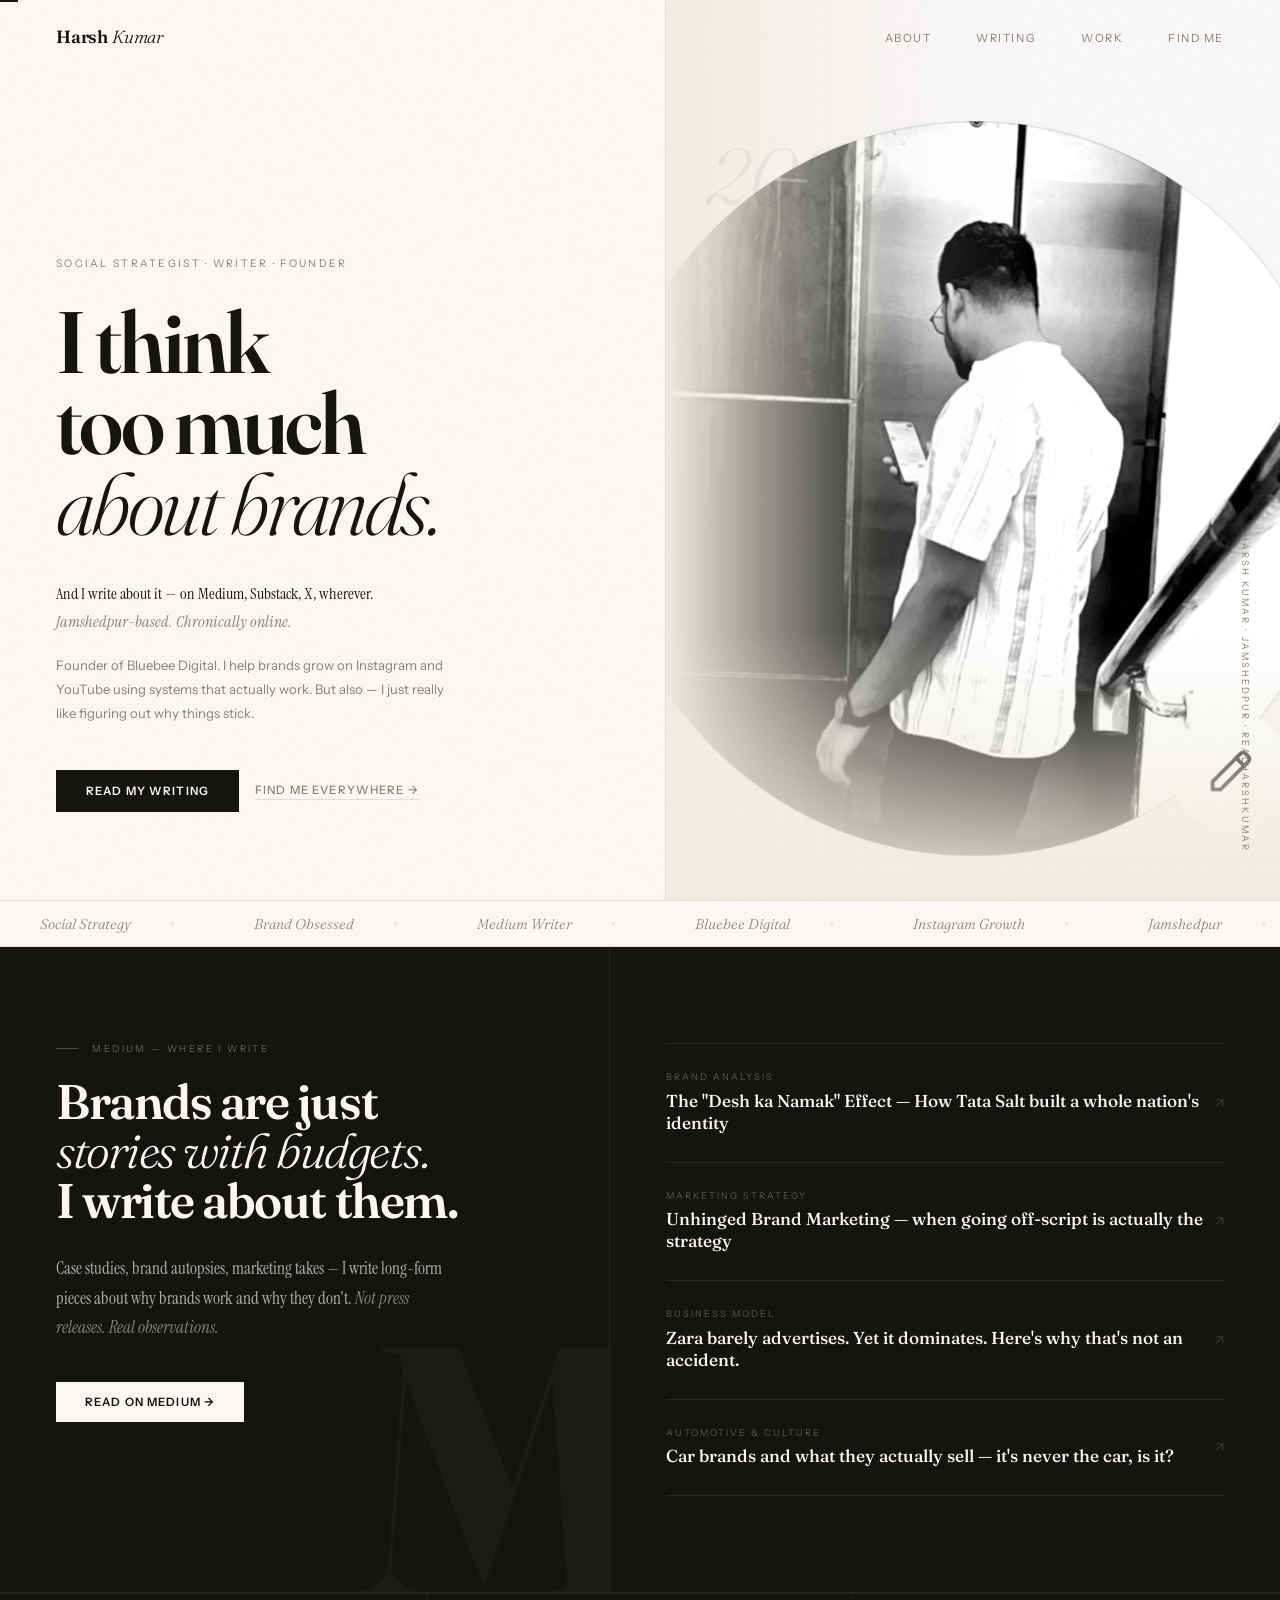
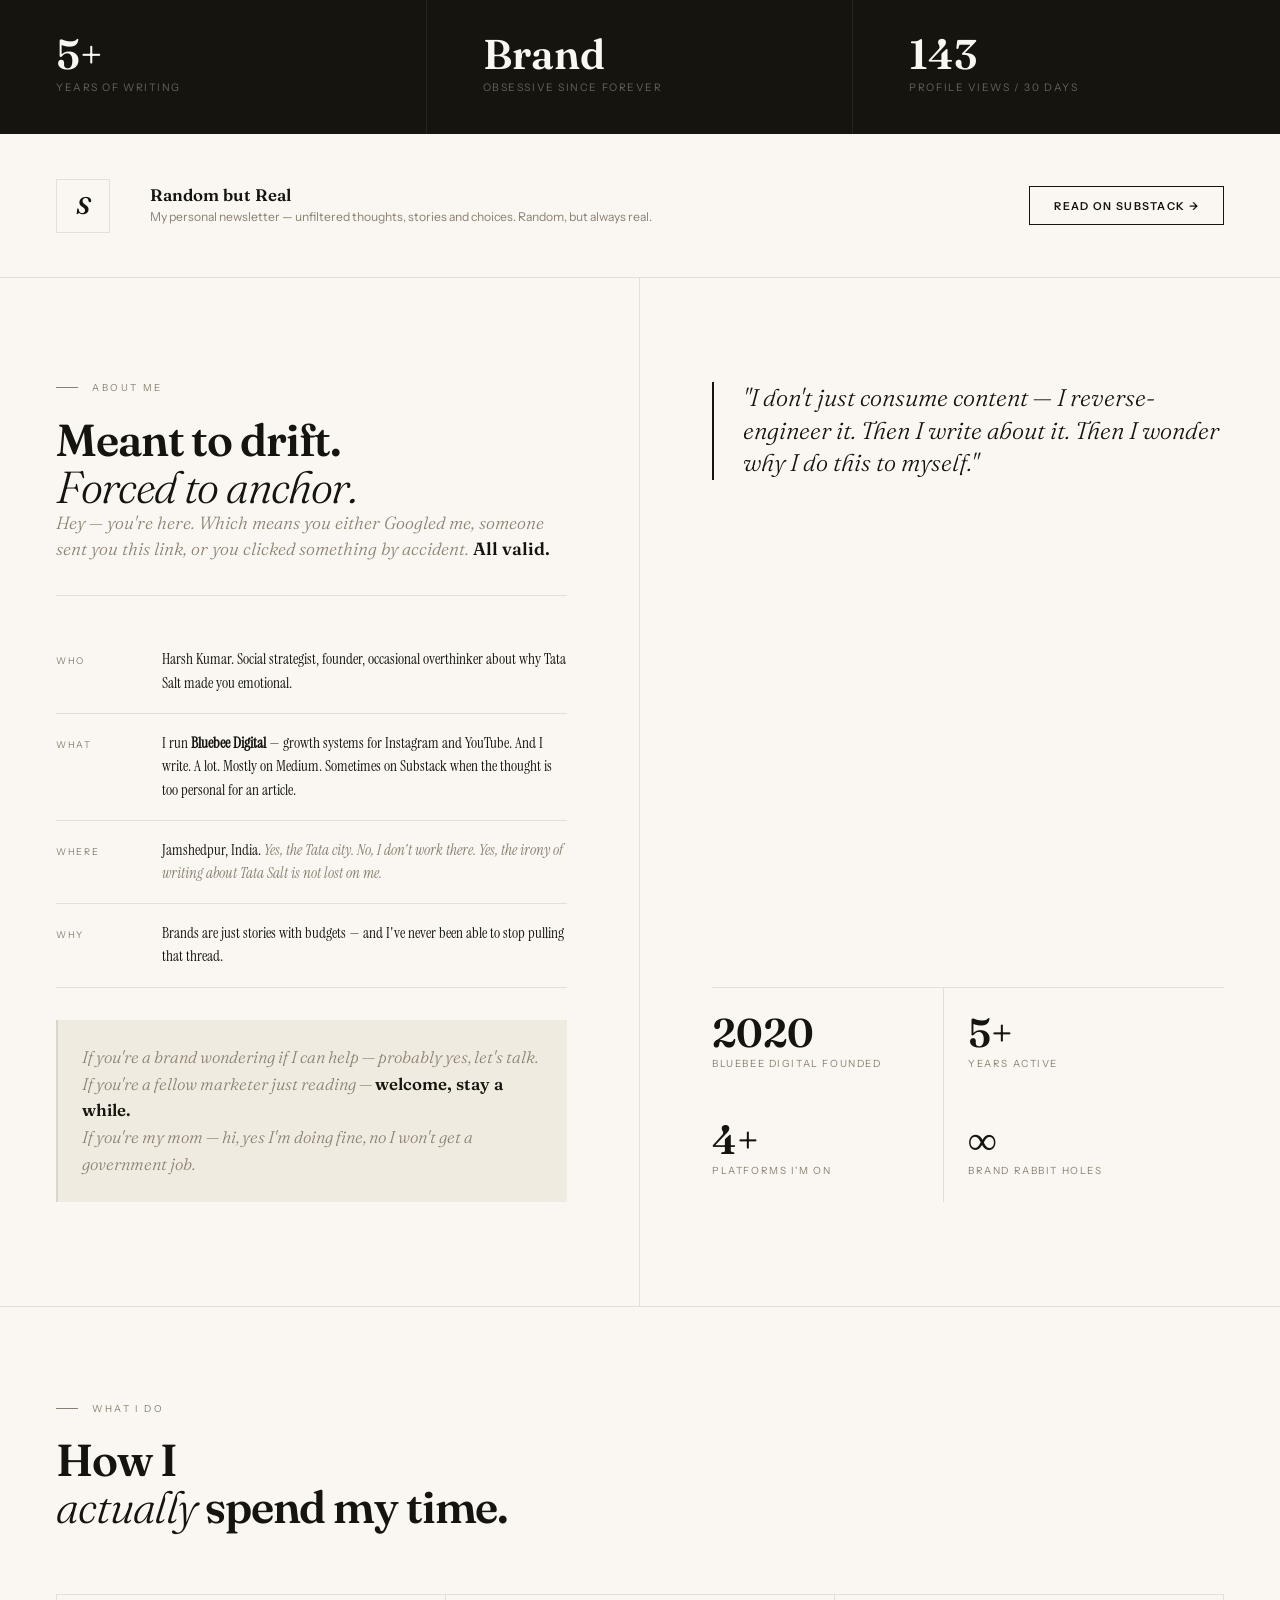
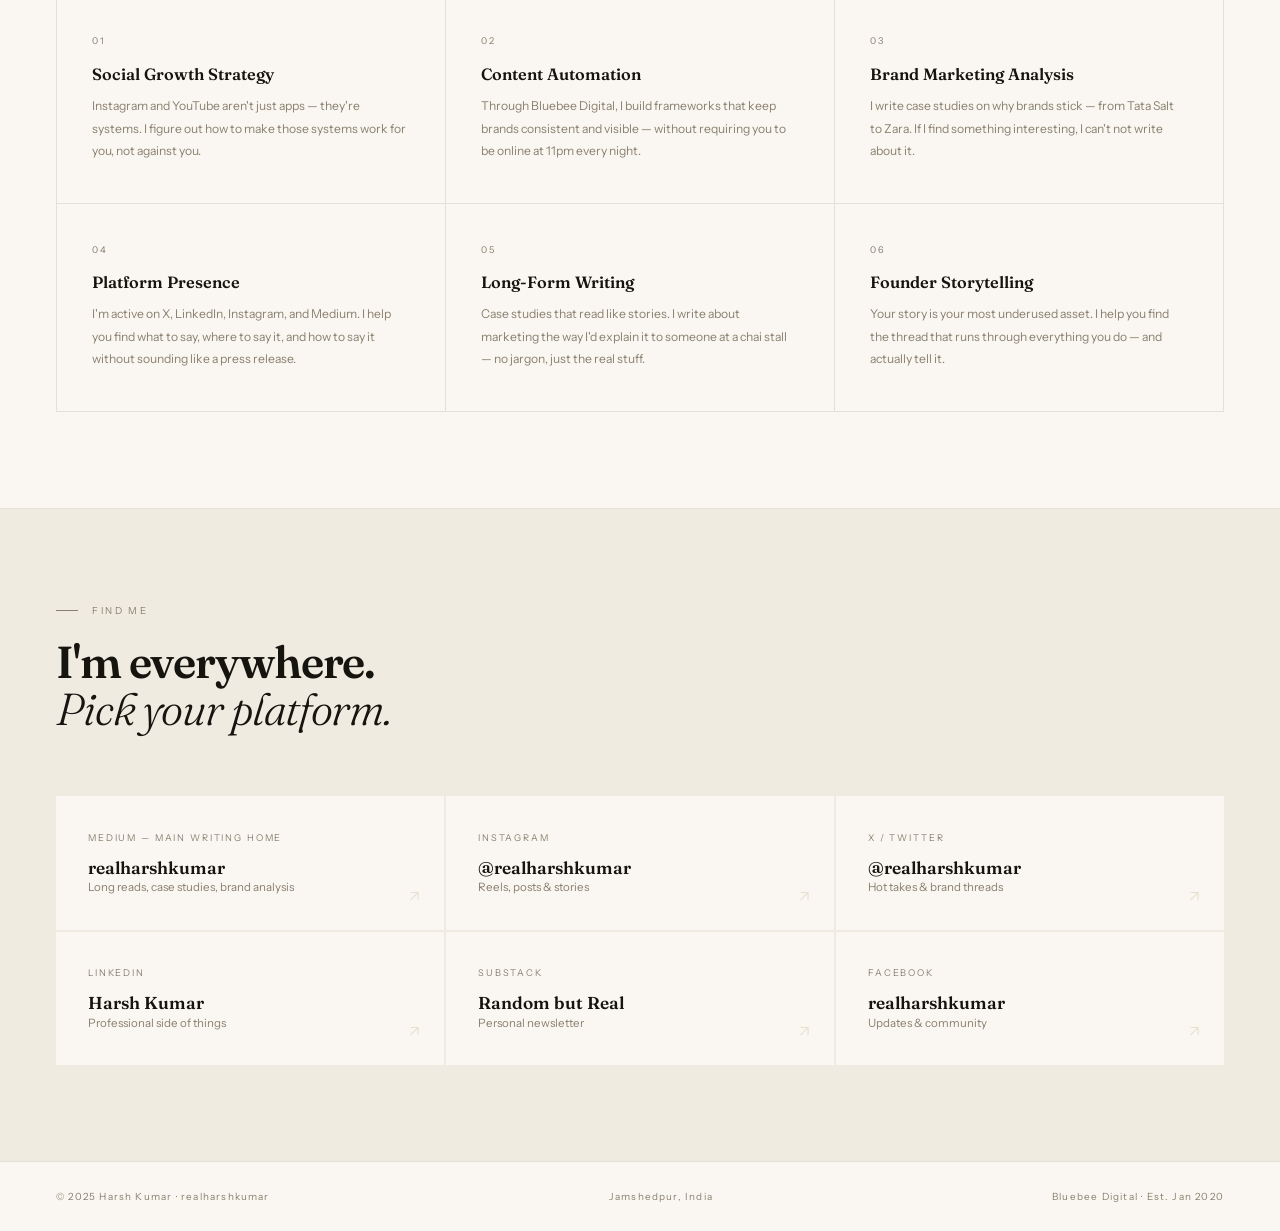
<file: realharshkumar.html>
<!DOCTYPE html>
<html lang="en">
<head>
  <meta charset="UTF-8"/>
  <meta name="viewport" content="width=device-width, initial-scale=1.0"/>
  <title>Harsh Kumar — realharshkumar</title>
  <link rel="preconnect" href="https://fonts.googleapis.com"/>
  <link href="https://fonts.googleapis.com/css2?family=Fraunces:ital,opsz,wght@0,9..144,300;0,9..144,400;0,9..144,600;0,9..144,700;1,9..144,300;1,9..144,400;1,9..144,600;1,9..144,700&family=Instrument+Sans:wght@400;500;600&family=Instrument+Serif:ital@0;1&display=swap" rel="stylesheet"/>
  <style>
    *,*::before,*::after{margin:0;padding:0;box-sizing:border-box;}
    :root{
      --bg:#faf7f2;
      --ink:#16140f;
      --mid:#8a8070;
      --pale:#f0ebe0;
      --warm:#e8e0d0;
      --red:#bf3517;
      --rule:rgba(22,20,15,0.1);
    }
    html{scroll-behavior:smooth;}
    body{
      background:var(--bg);
      color:var(--ink);
      font-family:'Instrument Sans',sans-serif;
      overflow-x:hidden;
      cursor:none;
    }

    /* ── CURSOR: underline-style, like reading ── */
    .ucursor{
      position:fixed;
      width:18px; height:2px;
      background:var(--ink);
      pointer-events:none; z-index:9999;
      top:0; left:0;
      transition:width 0.2s, background 0.2s;
    }
    .ucursor.hover{width:34px; background:var(--red);}

    /* ── GRAIN ── */
    body::after{
      content:'';position:fixed;inset:0;
      background-image:url("data:image/svg+xml,%3Csvg viewBox='0 0 200 200' xmlns='http://www.w3.org/2000/svg'%3E%3Cfilter id='n'%3E%3CfeTurbulence type='fractalNoise' baseFrequency='0.8' numOctaves='4' stitchTiles='stitch'/%3E%3C/filter%3E%3Crect width='100%25' height='100%25' filter='url(%23n)' opacity='0.025'/%3E%3C/svg%3E");
      pointer-events:none;z-index:900;opacity:0.55;
    }

    /* ── NAV ── */
    nav{
      position:fixed;top:0;left:0;right:0;z-index:500;
      display:flex;justify-content:space-between;align-items:center;
      padding:1.6rem 3.5rem;
    }
    .nav-sig{
      font-family:'Fraunces',serif;
      font-size:1.1rem;font-weight:300;font-style:italic;
      color:var(--ink);text-decoration:none;letter-spacing:-0.01em;
    }
    .nav-sig strong{font-weight:600;font-style:normal;}
    .nav-links{display:flex;gap:2.8rem;list-style:none;}
    .nav-links a{
      font-size:0.7rem;letter-spacing:0.14em;text-transform:uppercase;
      color:var(--mid);text-decoration:none;transition:color 0.2s;
    }
    .nav-links a:hover{color:var(--ink);}

    /* ── HERO ── */
    .hero{
      min-height:100vh;
      display:grid;grid-template-columns:52% 48%;
      position:relative;overflow:hidden;
    }
    .hero-left{
      display:flex;flex-direction:column;justify-content:flex-end;
      padding:8rem 4.5rem 5.5rem 3.5rem;
      border-right:1px solid var(--rule);
      position:relative;z-index:2;
    }
    .hero-kicker{
      font-family:'Instrument Sans',sans-serif;
      font-size:0.65rem;letter-spacing:0.22em;text-transform:uppercase;
      color:var(--mid);margin-bottom:2rem;
      opacity:0;animation:up 0.7s 0.15s forwards;
    }
    .hero-h1{
      font-family:'Fraunces',serif;
      font-size:clamp(3.8rem,6.8vw,6.8rem);
      font-weight:600;line-height:0.93;letter-spacing:-0.03em;
      color:var(--ink);
      opacity:0;animation:up 0.8s 0.28s forwards;
    }
    .hero-h1 .ital{font-style:italic;font-weight:300;}
    .hero-intro{
      margin-top:2.2rem;
      font-size:1.02rem;line-height:1.75;
      color:var(--ink);font-family:'Instrument Serif',serif;
      max-width:430px;
      opacity:0;animation:up 0.8s 0.46s forwards;
    }
    .hero-intro em{font-style:italic;color:var(--mid);}
    .hero-sub{
      margin-top:1rem;
      font-size:0.82rem;line-height:1.85;color:var(--mid);
      max-width:400px;
      opacity:0;animation:up 0.8s 0.58s forwards;
    }
    .hero-actions{
      display:flex;gap:1rem;margin-top:2.8rem;align-items:center;
      opacity:0;animation:up 0.8s 0.72s forwards;
    }
    .btn-dark{
      font-size:0.72rem;font-weight:600;letter-spacing:0.1em;text-transform:uppercase;
      background:var(--ink);color:var(--bg);
      text-decoration:none;padding:0.8rem 1.8rem;
      border:1.5px solid var(--ink);
      transition:background 0.2s,color 0.2s,transform 0.15s;
    }
    .btn-dark:hover{background:var(--red);border-color:var(--red);transform:translateY(-2px);}
    .btn-line{
      font-size:0.72rem;font-weight:500;letter-spacing:0.1em;text-transform:uppercase;
      color:var(--mid);text-decoration:none;
      border-bottom:1px solid var(--rule);padding-bottom:0.15rem;
      transition:color 0.2s,border-color 0.2s;
    }
    .btn-line:hover{color:var(--ink);border-color:var(--ink);}

    /* hero right photo */
    .hero-right{position:relative;overflow:hidden;background:var(--pale);}
    .hero-img{
      position:absolute;inset:0;
      background-size:cover;background-position:center 15%;
      filter:grayscale(20%) contrast(1.08);
      opacity:0;animation:fadein 1.3s 0.35s forwards;
    }
    .hero-img-grad{
      position:absolute;inset:0;
      background:linear-gradient(to right,var(--pale) 0%,rgba(240,235,224,0.2) 35%,transparent 60%),
                 linear-gradient(to top,var(--pale) 0%,transparent 30%);
    }
    .hero-side-text{
      position:absolute;bottom:3rem;right:0;
      font-family:'Instrument Sans',sans-serif;
      font-size:0.58rem;letter-spacing:0.22em;text-transform:uppercase;
      color:var(--mid);writing-mode:vertical-rl;
      padding-right:1.8rem;
      opacity:0;animation:fadein 1s 1.3s forwards;
    }
    .hero-year{
      position:absolute;top:8.5rem;left:2.5rem;
      font-family:'Fraunces',serif;
      font-size:5rem;font-weight:300;font-style:italic;
      color:rgba(22,20,15,0.06);line-height:1;
      user-select:none;
    }

    /* ── MARQUEE ── */
    .marquee{
      border-top:1px solid var(--rule);border-bottom:1px solid var(--rule);
      overflow:hidden;padding:0.85rem 0;
    }
    .marquee-inner{
      display:flex;gap:0;width:max-content;
      animation:scroll 28s linear infinite;
    }
    .marquee-piece{
      font-family:'Fraunces',serif;font-style:italic;
      font-size:0.9rem;font-weight:300;color:var(--mid);
      padding:0 2.5rem;white-space:nowrap;
      display:flex;align-items:center;gap:2.5rem;
    }
    .marquee-sep{width:3px;height:3px;background:var(--rule);border-radius:50%;}
    @keyframes scroll{from{transform:translateX(0)}to{transform:translateX(-50%)}}

    /* ── SHARED SECTION BITS ── */
    .sec-eye{
      font-size:0.6rem;letter-spacing:0.25em;text-transform:uppercase;
      color:var(--mid);display:flex;align-items:center;gap:0.9rem;
      margin-bottom:1.4rem;
    }
    .sec-eye::before{content:'';display:block;width:22px;height:1px;background:var(--mid);}
    .sec-h{
      font-family:'Fraunces',serif;
      font-size:clamp(2rem,3.5vw,3.2rem);font-weight:600;
      line-height:1.05;letter-spacing:-0.025em;color:var(--ink);
    }
    .sec-h em{font-style:italic;font-weight:300;}

    /* ── MEDIUM HERO SECTION ── */
    .medium-wrap{background:var(--ink);color:var(--bg);}
    .medium-top{
      display:grid;grid-template-columns:1fr 1.1fr;
      gap:0;border-bottom:1px solid rgba(255,255,255,0.07);
    }
    .medium-left{
      padding:6rem 4rem 6rem 3.5rem;
      border-right:1px solid rgba(255,255,255,0.07);
      position:relative;overflow:hidden;
    }
    .medium-watermark{
      position:absolute;right:-0.08em;bottom:-0.15em;
      font-family:'Fraunces',serif;font-size:22rem;font-weight:700;
      line-height:1;color:rgba(255,255,255,0.03);
      user-select:none;pointer-events:none;letter-spacing:-0.05em;
    }
    .medium-eye{
      font-size:0.6rem;letter-spacing:0.25em;text-transform:uppercase;
      color:rgba(250,247,242,0.35);margin-bottom:1.4rem;
      display:flex;align-items:center;gap:0.9rem;
    }
    .medium-eye::before{content:'';display:block;width:22px;height:1px;background:rgba(250,247,242,0.25);}
    .medium-h{
      font-family:'Fraunces',serif;
      font-size:clamp(2.2rem,3.8vw,3.8rem);font-weight:600;
      line-height:1.02;letter-spacing:-0.03em;color:var(--bg);
    }
    .medium-h em{font-style:italic;font-weight:300;}
    .medium-voice{
      margin-top:1.8rem;
      font-family:'Instrument Serif',serif;font-size:1.05rem;line-height:1.75;
      color:rgba(250,247,242,0.7);max-width:400px;
    }
    .medium-voice em{font-style:italic;color:rgba(250,247,242,0.5);}
    .medium-cta{
      display:inline-flex;align-items:center;gap:0.8rem;
      margin-top:2.5rem;
      font-size:0.72rem;font-weight:600;letter-spacing:0.1em;text-transform:uppercase;
      background:var(--bg);color:var(--ink);
      text-decoration:none;padding:0.8rem 1.8rem;
      transition:background 0.2s,transform 0.15s;
    }
    .medium-cta:hover{background:#e0dbd3;transform:translateY(-2px);}
    .medium-right{padding:6rem 3.5rem;}
    .medium-articles{display:flex;flex-direction:column;}
    .m-art{
      display:block;text-decoration:none;
      padding:1.7rem 0;
      border-bottom:1px solid rgba(255,255,255,0.07);
      transition:padding-left 0.3s;position:relative;
    }
    .m-art:first-child{border-top:1px solid rgba(255,255,255,0.07);}
    .m-art:hover{padding-left:0.9rem;}
    .m-tag{
      font-size:0.58rem;letter-spacing:0.22em;text-transform:uppercase;
      color:rgba(250,247,242,0.3);margin-bottom:0.45rem;
    }
    .m-title{
      font-family:'Fraunces',serif;font-size:1.08rem;font-weight:500;
      color:var(--bg);line-height:1.3;
    }
    .m-arrow{
      position:absolute;right:0;top:50%;transform:translateY(-50%);
      font-size:0.85rem;color:rgba(250,247,242,0.2);
      transition:color 0.2s,transform 0.2s;
    }
    .m-art:hover .m-arrow{color:rgba(250,247,242,0.7);transform:translate(4px,calc(-50% - 3px));}
    /* medium bottom stat strip */
    .medium-stats{
      display:grid;grid-template-columns:repeat(3,1fr);
      border-top:1px solid rgba(255,255,255,0.07);
    }
    .mstat{
      padding:2.5rem 3.5rem;
      border-right:1px solid rgba(255,255,255,0.07);
    }
    .mstat:last-child{border-right:none;}
    .mstat-n{
      font-family:'Fraunces',serif;font-size:2.6rem;font-weight:600;
      color:var(--bg);line-height:1;
    }
    .mstat-l{font-size:0.65rem;letter-spacing:0.15em;text-transform:uppercase;color:rgba(250,247,242,0.35);margin-top:0.35rem;}

    /* ── SUBSTACK STRIP ── */
    .substack-strip{
      display:grid;grid-template-columns:auto 1fr auto;
      align-items:center;gap:2.5rem;
      padding:2.8rem 3.5rem;
      border-bottom:1px solid var(--rule);
    }
    .ss-glyph{
      font-family:'Fraunces',serif;font-size:1.5rem;font-weight:600;font-style:italic;
      width:54px;height:54px;border:1px solid var(--rule);
      display:flex;align-items:center;justify-content:center;
      color:var(--ink);flex-shrink:0;
    }
    .ss-body{}
    .ss-name{font-family:'Fraunces',serif;font-size:1.05rem;font-weight:600;color:var(--ink);}
    .ss-desc{font-size:0.76rem;color:var(--mid);margin-top:0.15rem;line-height:1.5;}
    .ss-btn{
      font-size:0.68rem;font-weight:600;letter-spacing:0.12em;text-transform:uppercase;
      border:1.5px solid var(--ink);color:var(--ink);
      text-decoration:none;padding:0.7rem 1.5rem;white-space:nowrap;
      flex-shrink:0;transition:background 0.2s,color 0.2s;
    }
    .ss-btn:hover{background:var(--ink);color:var(--bg);}

    /* ── ABOUT ── */
    .about{
      display:grid;grid-template-columns:1fr 1fr;gap:0;
      border-bottom:1px solid var(--rule);
    }
    .about-l{
      padding:6.5rem 4.5rem 6.5rem 3.5rem;
      border-right:1px solid var(--rule);
    }
    .about-r{
      padding:6.5rem 3.5rem 6.5rem 4.5rem;
      display:flex;flex-direction:column;justify-content:space-between;
    }
    .about-body{
      font-family:'Instrument Serif',serif;
      font-size:1.05rem;line-height:1.8;color:var(--ink);margin-top:1.8rem;
    }
    .about-body em{font-style:italic;color:var(--mid);}
    .about-body strong{font-style:normal;font-weight:600;color:var(--ink);}
    .pull{
      font-family:'Fraunces',serif;font-size:1.5rem;font-weight:300;font-style:italic;
      line-height:1.35;color:var(--ink);
      border-left:2px solid var(--ink);padding-left:1.8rem;
    }
    .stats-row{
      display:grid;grid-template-columns:1fr 1fr;
      border-top:1px solid var(--rule);margin-top:3rem;
    }
    .st{padding:1.6rem 0;}
    .st:nth-child(odd){border-right:1px solid var(--rule);padding-right:1.5rem;margin-right:1.5rem;}
    .st-n{font-family:'Fraunces',serif;font-size:2.5rem;font-weight:600;line-height:1;}
    .st-l{font-size:0.62rem;letter-spacing:0.16em;text-transform:uppercase;color:var(--mid);margin-top:0.25rem;}

    /* ── ABOUT REFINEMENTS ── */
    .about-visitor-line{
      font-family:'Fraunces',serif;font-style:italic;font-weight:300;
      font-size:1.1rem;color:var(--mid);margin-bottom:2.2rem;line-height:1.5;
      padding-bottom:2rem;border-bottom:1px solid var(--rule);
    }
    .about-visitor-line strong{font-style:normal;font-weight:600;color:var(--ink);}
    .about-who-block{
      margin-top:2rem;display:flex;flex-direction:column;gap:0;
    }
    .who-row{
      display:grid;grid-template-columns:90px 1fr;
      padding:1.1rem 0;border-bottom:1px solid var(--rule);
      align-items:baseline;gap:1rem;
    }
    .who-label{
      font-size:0.58rem;letter-spacing:0.18em;text-transform:uppercase;
      color:var(--mid);padding-top:0.1rem;
    }
    .who-val{
      font-family:'Instrument Serif',serif;font-size:0.95rem;line-height:1.55;
      color:var(--ink);
    }
    .who-val em{font-style:italic;color:var(--mid);}
    .about-fourth-wall{
      margin-top:2rem;
      font-family:'Fraunces',serif;font-size:1.05rem;font-weight:300;font-style:italic;
      color:var(--mid);line-height:1.6;
      padding:1.5rem;background:var(--pale);
      border-left:2px solid var(--rule);
    }
    .about-fourth-wall strong{font-style:normal;font-weight:600;color:var(--ink);}

    /* ── EXPERTISE GRID ── */
    .expertise{padding:6rem 3.5rem;border-bottom:1px solid var(--rule);}
    .ex-grid{
      display:grid;grid-template-columns:repeat(3,1fr);
      border-top:1px solid var(--rule);border-left:1px solid var(--rule);
      margin-top:4rem;
    }
    .ex{
      padding:2.5rem 2.2rem;
      border-right:1px solid var(--rule);border-bottom:1px solid var(--rule);
      transition:background 0.25s;
    }
    .ex:hover{background:var(--pale);}
    .ex-n{font-size:0.58rem;letter-spacing:0.18em;color:var(--mid);margin-bottom:1.1rem;}
    .ex-t{font-family:'Fraunces',serif;font-size:1.02rem;font-weight:600;color:var(--ink);margin-bottom:0.7rem;}
    .ex-b{font-size:0.76rem;line-height:1.85;color:var(--mid);}

    /* ── CONNECT ── */
    .connect{padding:6rem 3.5rem;background:var(--pale);}
    .c-grid{
      display:grid;grid-template-columns:repeat(3,1fr);
      gap:2px;margin-top:4rem;
    }
    .c-card{
      background:var(--bg);padding:2.2rem 2rem;
      text-decoration:none;display:block;
      transition:background 0.2s,transform 0.15s;position:relative;
    }
    .c-card:hover{background:var(--ink);transform:translateY(-3px);}
    .c-lbl{
      font-size:0.58rem;letter-spacing:0.2em;text-transform:uppercase;
      color:var(--mid);margin-bottom:0.9rem;display:block;transition:color 0.2s;
    }
    .c-card:hover .c-lbl{color:rgba(250,247,242,0.35);}
    .c-name{
      font-family:'Fraunces',serif;font-size:1.08rem;font-weight:600;
      color:var(--ink);display:block;transition:color 0.2s;
    }
    .c-card:hover .c-name{color:var(--bg);}
    .c-handle{font-size:0.72rem;color:var(--mid);display:block;margin-top:0.15rem;transition:color 0.2s;}
    .c-card:hover .c-handle{color:rgba(250,247,242,0.4);}
    .c-arr{position:absolute;bottom:1.5rem;right:1.5rem;font-size:1rem;color:var(--warm);transition:transform 0.2s,color 0.2s;}
    .c-card:hover .c-arr{transform:translate(3px,-3px);color:rgba(250,247,242,0.4);}

    /* ── FOOTER ── */
    footer{
      display:flex;justify-content:space-between;align-items:center;
      padding:1.8rem 3.5rem;border-top:1px solid var(--rule);
      font-size:0.62rem;letter-spacing:0.12em;color:var(--mid);
    }

    /* ── ANIMS ── */
    @keyframes up{from{opacity:0;transform:translateY(22px)}to{opacity:1;transform:none}}
    @keyframes fadein{from{opacity:0}to{opacity:1}}
    .r{opacity:0;transform:translateY(26px);transition:opacity 0.75s ease,transform 0.75s ease;}
    .r.on{opacity:1;transform:none;}
    .d1{transition-delay:0.1s}.d2{transition-delay:0.2s}.d3{transition-delay:0.32s}

    /* ── MOBILE ── */
    @media(max-width:768px){
      nav{padding:1.2rem 1.4rem;}
      .nav-links{display:none;}
      .hero{grid-template-columns:1fr;}
      .hero-left{padding:6rem 1.4rem 3rem;}
      .hero-right{height:60vw;}
      .medium-top{grid-template-columns:1fr;}
      .medium-left{padding:4rem 1.4rem;}
      .medium-right{padding:2rem 1.4rem 4rem;}
      .medium-stats{grid-template-columns:1fr 1fr 1fr;}
      .substack-strip{grid-template-columns:auto 1fr;padding:2rem 1.4rem;}
      .ss-btn{display:none;}
      .about{grid-template-columns:1fr;}
      .about-l{padding:4rem 1.4rem 2rem;border-right:none;border-bottom:1px solid var(--rule);}
      .about-r{padding:2rem 1.4rem 4rem;}
      .expertise{padding:4rem 1.4rem;}
      .ex-grid{grid-template-columns:1fr;}
      .connect{padding:4rem 1.4rem;}
      .c-grid{grid-template-columns:1fr 1fr;}
      footer{flex-direction:column;gap:0.4rem;text-align:center;padding:1.4rem;}
    }
  </style>
</head>
<body>

<div class="ucursor" id="uc"></div>

<!-- NAV -->
<nav>
  <a href="#" class="nav-sig"><strong>Harsh</strong> Kumar</a>
  <ul class="nav-links">
    <li><a href="#about">About</a></li>
    <li><a href="#medium">Writing</a></li>
    <li><a href="#work">Work</a></li>
    <li><a href="#connect">Find me</a></li>
  </ul>
</nav>

<!-- HERO -->
<section class="hero">
  <div class="hero-left">
    <p class="hero-kicker">Social Strategist · Writer · Founder</p>
    <h1 class="hero-h1">I think<br>too much<br><span class="ital">about brands.</span></h1>
    <p class="hero-intro">
      And I write about it — on Medium, Substack, X, wherever.<br>
      <em>Jamshedpur-based. Chronically online.</em>
    </p>
    <p class="hero-sub">
      Founder of Bluebee Digital. I help brands grow on Instagram and YouTube using systems that actually work. But also — I just really like figuring out why things stick.
    </p>
    <div class="hero-actions">
      <a href="https://realharshkumar.medium.com" target="_blank" class="btn-dark">Read my writing</a>
      <a href="#connect" class="btn-line">Find me everywhere →</a>
    </div>
  </div>
  <div class="hero-right">
    <div class="hero-img" id="heroImg"></div>
    <div class="hero-img-grad"></div>
    <div class="hero-year">2020</div>
    <div class="hero-side-text">Harsh Kumar · Jamshedpur · realharshkumar</div>
  </div>
</section>

<!-- MARQUEE -->
<div class="marquee">
  <div class="marquee-inner">
    <span class="marquee-piece">Social Strategy <span class="marquee-sep"></span></span>
    <span class="marquee-piece">Brand Obsessed <span class="marquee-sep"></span></span>
    <span class="marquee-piece">Medium Writer <span class="marquee-sep"></span></span>
    <span class="marquee-piece">Bluebee Digital <span class="marquee-sep"></span></span>
    <span class="marquee-piece">Instagram Growth <span class="marquee-sep"></span></span>
    <span class="marquee-piece">Jamshedpur <span class="marquee-sep"></span></span>
    <span class="marquee-piece">Random but Real <span class="marquee-sep"></span></span>
    <span class="marquee-piece">Content Systems <span class="marquee-sep"></span></span>
    <span class="marquee-piece">Social Strategy <span class="marquee-sep"></span></span>
    <span class="marquee-piece">Brand Obsessed <span class="marquee-sep"></span></span>
    <span class="marquee-piece">Medium Writer <span class="marquee-sep"></span></span>
    <span class="marquee-piece">Bluebee Digital <span class="marquee-sep"></span></span>
    <span class="marquee-piece">Instagram Growth <span class="marquee-sep"></span></span>
    <span class="marquee-piece">Jamshedpur <span class="marquee-sep"></span></span>
    <span class="marquee-piece">Random but Real <span class="marquee-sep"></span></span>
    <span class="marquee-piece">Content Systems <span class="marquee-sep"></span></span>
  </div>
</div>

<!-- MEDIUM — FEATURE SECTION -->
<section class="medium-wrap" id="medium">
  <div class="medium-top">
    <div class="medium-left r">
      <div class="medium-watermark">M</div>
      <p class="medium-eye">Medium — Where I write</p>
      <h2 class="medium-h">Brands are just<br><em>stories with budgets.</em><br>I write about them.</h2>
      <p class="medium-voice">
        Case studies, brand autopsies, marketing takes — I write long-form pieces about why brands work and why they don't. <em>Not press releases. Real observations.</em>
      </p>
      <a href="https://realharshkumar.medium.com" target="_blank" class="medium-cta">Read on Medium →</a>
    </div>
    <div class="medium-right r d1">
      <div class="medium-articles">
        <a href="https://realharshkumar.medium.com" target="_blank" class="m-art">
          <p class="m-tag">Brand Analysis</p>
          <p class="m-title">The "Desh ka Namak" Effect — How Tata Salt built a whole nation's identity</p>
          <span class="m-arrow">↗</span>
        </a>
        <a href="https://realharshkumar.medium.com" target="_blank" class="m-art">
          <p class="m-tag">Marketing Strategy</p>
          <p class="m-title">Unhinged Brand Marketing — when going off-script is actually the strategy</p>
          <span class="m-arrow">↗</span>
        </a>
        <a href="https://realharshkumar.medium.com" target="_blank" class="m-art">
          <p class="m-tag">Business Model</p>
          <p class="m-title">Zara barely advertises. Yet it dominates. Here's why that's not an accident.</p>
          <span class="m-arrow">↗</span>
        </a>
        <a href="https://realharshkumar.medium.com" target="_blank" class="m-art">
          <p class="m-tag">Automotive & Culture</p>
          <p class="m-title">Car brands and what they actually sell — it's never the car, is it?</p>
          <span class="m-arrow">↗</span>
        </a>
      </div>
    </div>
  </div>
  <div class="medium-stats r">
    <div class="mstat">
      <div class="mstat-n">5+</div>
      <div class="mstat-l">Years of writing</div>
    </div>
    <div class="mstat">
      <div class="mstat-n">Brand</div>
      <div class="mstat-l">Obsessive since forever</div>
    </div>
    <div class="mstat">
      <div class="mstat-n">143</div>
      <div class="mstat-l">Profile views / 30 days</div>
    </div>
  </div>
</section>

<!-- SUBSTACK STRIP -->
<div class="substack-strip r">
  <div class="ss-glyph">S</div>
  <div class="ss-body">
    <div class="ss-name">Random but Real</div>
    <div class="ss-desc">My personal newsletter — unfiltered thoughts, stories and choices. Random, but always real.</div>
  </div>
  <a href="https://realharshkumar.substack.com/" target="_blank" class="ss-btn">Read on Substack →</a>
</div>

<!-- ABOUT -->
<section class="about" id="about">
  <div class="about-l r">
    <p class="sec-eye">About me</p>
    <h2 class="sec-h">Meant to drift.<br><em>Forced to anchor.</em></h2>

    <p class="about-visitor-line">
      Hey — you're here. Which means you either Googled me, someone sent you this link, or you clicked something by accident. <strong>All valid.</strong>
    </p>

    <div class="about-who-block">
      <div class="who-row">
        <span class="who-label">Who</span>
        <span class="who-val">Harsh Kumar. Social strategist, founder, occasional overthinker about why Tata Salt made you emotional.</span>
      </div>
      <div class="who-row">
        <span class="who-label">What</span>
        <span class="who-val">I run <strong>Bluebee Digital</strong> — growth systems for Instagram and YouTube. And I write. A lot. Mostly on Medium. Sometimes on Substack when the thought is too personal for an article.</span>
      </div>
      <div class="who-row">
        <span class="who-label">Where</span>
        <span class="who-val">Jamshedpur, India. <em>Yes, the Tata city. No, I don't work there. Yes, the irony of writing about Tata Salt is not lost on me.</em></span>
      </div>
      <div class="who-row">
        <span class="who-label">Why</span>
        <span class="who-val">Brands are just stories with budgets — and I've never been able to stop pulling that thread.</span>
      </div>
    </div>

    <div class="about-fourth-wall">
      If you're a brand wondering if I can help — probably yes, let's talk.<br>
      If you're a fellow marketer just reading — <strong>welcome, stay a while.</strong><br>
      If you're my mom — hi, yes I'm doing fine, no I won't get a government job.
    </div>
  </div>

  <div class="about-r r d2">
    <blockquote class="pull">
      "I don't just consume content — I reverse-engineer it. Then I write about it. Then I wonder why I do this to myself."
    </blockquote>
    <div class="stats-row">
      <div class="st">
        <div class="st-n">2020</div>
        <div class="st-l">Bluebee Digital founded</div>
      </div>
      <div class="st">
        <div class="st-n">5+</div>
        <div class="st-l">Years active</div>
      </div>
      <div class="st">
        <div class="st-n">4+</div>
        <div class="st-l">Platforms I'm on</div>
      </div>
      <div class="st">
        <div class="st-n">∞</div>
        <div class="st-l">Brand rabbit holes</div>
      </div>
    </div>
  </div>
</section>

<!-- EXPERTISE -->
<section class="expertise" id="work">
  <p class="sec-eye r">What I do</p>
  <h2 class="sec-h r d1">How I<br><em>actually</em> spend my time.</h2>
  <div class="ex-grid">
    <div class="ex r">
      <div class="ex-n">01</div>
      <div class="ex-t">Social Growth Strategy</div>
      <div class="ex-b">Instagram and YouTube aren't just apps — they're systems. I figure out how to make those systems work for you, not against you.</div>
    </div>
    <div class="ex r d1">
      <div class="ex-n">02</div>
      <div class="ex-t">Content Automation</div>
      <div class="ex-b">Through Bluebee Digital, I build frameworks that keep brands consistent and visible — without requiring you to be online at 11pm every night.</div>
    </div>
    <div class="ex r d2">
      <div class="ex-n">03</div>
      <div class="ex-t">Brand Marketing Analysis</div>
      <div class="ex-b">I write case studies on why brands stick — from Tata Salt to Zara. If I find something interesting, I can't not write about it.</div>
    </div>
    <div class="ex r">
      <div class="ex-n">04</div>
      <div class="ex-t">Platform Presence</div>
      <div class="ex-b">I'm active on X, LinkedIn, Instagram, and Medium. I help you find what to say, where to say it, and how to say it without sounding like a press release.</div>
    </div>
    <div class="ex r d1">
      <div class="ex-n">05</div>
      <div class="ex-t">Long-Form Writing</div>
      <div class="ex-b">Case studies that read like stories. I write about marketing the way I'd explain it to someone at a chai stall — no jargon, just the real stuff.</div>
    </div>
    <div class="ex r d2">
      <div class="ex-n">06</div>
      <div class="ex-t">Founder Storytelling</div>
      <div class="ex-b">Your story is your most underused asset. I help you find the thread that runs through everything you do — and actually tell it.</div>
    </div>
  </div>
</section>

<!-- CONNECT -->
<section class="connect" id="connect">
  <p class="sec-eye r">Find me</p>
  <h2 class="sec-h r d1">I'm everywhere.<br><em>Pick your platform.</em></h2>
  <div class="c-grid">
    <a href="https://realharshkumar.medium.com" target="_blank" class="c-card r">
      <span class="c-lbl">Medium — Main writing home</span>
      <span class="c-name">realharshkumar</span>
      <span class="c-handle">Long reads, case studies, brand analysis</span>
      <span class="c-arr">↗</span>
    </a>
    <a href="https://www.instagram.com/realharshkumar" target="_blank" class="c-card r d1">
      <span class="c-lbl">Instagram</span>
      <span class="c-name">@realharshkumar</span>
      <span class="c-handle">Reels, posts & stories</span>
      <span class="c-arr">↗</span>
    </a>
    <a href="https://x.com/realharshkumar" target="_blank" class="c-card r d2">
      <span class="c-lbl">X / Twitter</span>
      <span class="c-name">@realharshkumar</span>
      <span class="c-handle">Hot takes & brand threads</span>
      <span class="c-arr">↗</span>
    </a>
    <a href="https://www.linkedin.com/in/realharshkumar" target="_blank" class="c-card r">
      <span class="c-lbl">LinkedIn</span>
      <span class="c-name">Harsh Kumar</span>
      <span class="c-handle">Professional side of things</span>
      <span class="c-arr">↗</span>
    </a>
    <a href="https://realharshkumar.substack.com/" target="_blank" class="c-card r d1">
      <span class="c-lbl">Substack</span>
      <span class="c-name">Random but Real</span>
      <span class="c-handle">Personal newsletter</span>
      <span class="c-arr">↗</span>
    </a>
    <a href="https://www.facebook.com/realharshkumar" target="_blank" class="c-card r d2">
      <span class="c-lbl">Facebook</span>
      <span class="c-name">realharshkumar</span>
      <span class="c-handle">Updates & community</span>
      <span class="c-arr">↗</span>
    </a>
  </div>
</section>

<footer>
  <span>© 2025 Harsh Kumar · realharshkumar</span>
  <span>Jamshedpur, India</span>
  <span>Bluebee Digital · Est. Jan 2020</span>
</footer>

<script>
  // Inject photo as base64
  const PHOTO = '/9j/4AAQSkZJRgABAQAAkACQAAD/[base64]//8AAKACAAQAAAABAAAEm6ADAAQAAAABAAADuAAAAAAyMDI2OjA0OjEzIDE0OjQ3OjQxAEFTQ0lJAAAAU2NyZWVuc2hvdP/tAG5QaG90b3Nob3AgMy4wADhCSU0EBAAAAAAANhwBWgADGyVHHAIAAAIAAhwCeAAKU2NyZWVuc2hvdBwCPAAGMTQ0NzQxHAI3AAgyMDI2MDQxMzhCSU0EJQAAAAAAELuqjeiGXIQf7lT4PPaDQ0X/[base64]/[base64]////7tYWVogAAAAAAAASr8AALE3AAAKuVhZWiAAAAAAAAAoOAAAEQsAAMi5cGFyYQAAAAAAAwAAAAJmZgAA8qcAAA1ZAAAT0AAACltzZjMyAAAAAAABDEIAAAXe///zJgAAB5MAAP2Q///7ov///aMAAAPcAADAbv/AABEIA7gEmwMBIgACEQEDEQH/xAAfAAABBQEBAQEBAQAAAAAAAAAAAQIDBAUGBwgJCgv/[base64]/T19vf4+fr/xAAfAQADAQEBAQEBAQEBAAAAAAAAAQIDBAUGBwgJCgv/[base64]/T19vf4+fr/2wBDAAICAgICAgMCAgMFAwMDBQYFBQUFBggGBgYGBggKCAgICAgICgoKCgoKCgoMDAwMDAwODg4ODg8PDw8PDw8PDw//2wBDAQIDAwQEBAcEBAcQCwkLEBAQEBAQEBAQEBAQEBAQEBAQEBAQEBAQEBAQEBAQEBAQEBAQEBAQEBAQEBAQEBAQEBD/3QAEAEr/2gAMAwEAAhEDEQA/[base64]//[base64]//R/[base64]//[base64]//[base64]//U/[base64]//[base64]//[base64]//X/[base64]/l1ql/b1k5K2yTXBHZIm/mQB+tTRWNrbFFgtlj2j+FAMVditnZmd+hHHGKAuZw1DUZV3w6eyj/prIqfou401ZNfnYBFt4R3yXkP8A7LXS29szx7XHSrsNii/MRQK5zSWGpP8A66+2/wDXOID/ANCLVP8A2UMZkvLh/oVX+SiupS32nihrMu27PFAXOeg0Kwkz5slw31nf+hFaCeG9IxzCzf70jt/Nq2FtgtWUi96BHMXHhHRJ4yPsy5Prk/zNfAX7Tf7MXibU11LxJ8ONM/tJdWt/s+oWVvIkFzIq8q0RkO0sPTIzX6UiP3pGgRhhulAH4r/AL9l3x/fXq6f4h0zxBBbIIzdXviLyYzHFEcrbWiwuxfnq5xxX6veH/BlpplnHBPFv2AKOq4A4HQ16UkKR/d4FOMYNAHD6zoNpFpk0tmsqSqOCksgP4fNU2n6FbXFlFL59yjFRnMhJz/wIGuw8rPBxilEQHTgUAef3ugX7kppmrTRyL2eOJ1/E7Qa+Xf2xfjX4w/Zk+D7/ABH0OKx1i7iuIojBdxSKjBuuDHIpB9Dz9DX2vJEscoI6mvyx/wCCu95Ja/szw2ydLjUIwfwoHc89/ZZ/4KYa1+0T8TtN+F9x8OItMuL1HZ7yHVC6rsGeIXth1/66ce9fq5I97AxW4sJlx3UBx/46Sf0r+Yr/AIJPWP2v9qaym25EFpK2fSv6s5UBOaAuedf2pYg4kk8k+kgMZ/8AHgKuJIkg3RsGHqDmuwkgjlG2VQ49DXPX3hvS7pywtliJH3o8ow/FcUDuU6KpnQbq0AW1v5ht7SYlB/Fvm/Wqssms2YBkhiuh38tjG3/fLZH60Dua1FYy61bqAb2KWz/66odv/fS5X9a1IZ4LlBJbyLKh6FSCPzFAyWiiigAooooAKKKKACiiigAooooAKKKKACiiigAooooAKKKKACiiigAooooAKKKKACiiigAooooAKKKKACiiigAooooAKKKKACiiigAooooAKKKKACiiigAooooAKKKKACiiigAooooAKKKKACiiigAooooAKKKKAP/Q/biiiig0CiiigAooooAKKKKACiiigAooooAKKKKACiiigAooooAKKKKACiiigAooooAKKKKACiiigAooooAKKKKACiiigAooooAKKKKACiiigAooooAKKKKACiiigAooooAKKKKACiiigAooooAKK5fxd438H+AdJfXfGus2miWCHHnXcywqW7Ku4jcx7KMk9hX54/Ff/gpT4H0JJtP+EuizeJLsAhby9DWlmCRwyxkefJg9VZYvZqAP02rybxf8cfhh4KWVNV1uKe5hYo1taf6TMHAztZY8hD/vlRX8/Xjz9qf4/fG29k07xN4jmttMuyVGm6cTZWwUjBRhGd8q+0rP1r2rRng8P+ELDQURjcRRb2A6ZPrQTc/cH4YeKz8V/C8Xi7RbdtOsLiR0jFzgzEIcElEJUf8AfRrgfipaXcetyaZJf3EluLRiYw5SNi3qiYB/HNbX7IqeV8B/DzuMGfzZD9S5qh8Wr/[base64]/OPtOoZI/wB0V+xzLuGK/DT/AILT6i0fhHwPpa8K9xK598CgD5Q/4I9acLj9oPUr3H/HvYNz6ZNf08uvFfzif8EYtLE3xL8XantyYLNFH4mv6PR0oAhwaYQatVEUNAFGRFCkmswpHuy1a7x7sqT1qubVVVsdaAMyZoceWxwD+tYU+naS77mgEUn9+IlG/NcV0ws1Y7pOSO1RzW8BbLCgDnFsb0c2N2JlH8E45+gZcH8wage/mtTt1G1eDH8a/vE/NeR+IFdJ+7iOYl5qnPcHdytA7lOC5t7pPMtpFlX1Ug1PWHd6fZzOZlUxSn+OM7H/ADGM/jWd9t1nT2w2L6P0fEcn/fQ+U/iB9aB3OtorDtfEOnXEi28zG1nYDEc3yk59D90/gTW5QUFFFFABRRRQAUUUUAFFFFABRRRQAUUUUAFFFFABRRRQAUUUUAFFFFABRRRQAUUUUAFFFFABRRRQAUUUUAFFFFABRRRQAUUUUAFFFFABRRRQAUUUUAFFFFABRRRQAUUUUAFFFFABRRRQAUUUUAf/0f24ooooNAooooAKKKKACiiigAooooAKKKKACiiigAooooAKKKKACiiigAooooAKKKKACiiigAooooAKKKKACiiigAooooAKKKKACiiigAooooAKKKKACiiigAooooAKKKKACiiigAorzj4lfFz4dfCLR/7c+IWtwaTA2fKRyWnnI/hihXMkh9dqnHU4FfkP8cf+ClHjbxGbnRPg1YN4X03lP7QuVSbUZenKJ80UI6g/6xsYIZDQJs/Wz4nfGv4X/BzThqPxE8QW+lGRS0VuSZLqYAgHyoE3SOASMkLgZ5IFflT8Yf8Agpj4r11p9D+CekL4ftnDKNT1FUnuzx96OAFoYyD03mXI7CvzE1HW9W8S6jcaxr19canqFyQ01zdSvNPKwAGXkclmOAByaytsPm5jBJXselArnX+LfF/jLxxrR1zxzrV1r2pSkkzXUzTMoJ3bU3EhFBPCqAo7ACsW6lcRMxGR/s8kfWqACySASevOOKSe5YeYiKQuSOKCT0b4S2iar4ptYpAoAOeeTge1fWniELYFmt/kIXH4V86/s/WsUvikSwJtk2MWJ9K+jvFcDXNxJbYwREzfUigD9tf2XbZovgT4UVjndbl8/wC8xNeT/HqK8h8Vy6hb4HlxLjIzur1v9muXb8FvBlvGDgWQycccE1gfEK1g1XxXcW90N0QVQRQB86fCH4m6kIvE1vo1vHJqdzcQWkbSZ8sF/vMRjnb7V9b/AAo8J65oVle6n4qk8zVL6QgqrHy1jX7u1T0zWf8ADTwl4cawlcWKAW1xuj4wdw7kjrXszMN3FAEbbetNSRM5Y01mAHNQsVbgLQBtxsARVkbW5HWsuJ8gAirqkBeDQBZAzT6gQkg81aXpQAbRRtFIvWnUAR0hGadg0lACbRS0VJgUAR0VJgUYFACbRSbRTqKAI9lfgL/wWvuSv/CBWm7r5zYr9/q/nT/4LVX+7xn4I04MP3dtK+PqaAOm/wCCKmlM83jrV8cARR5/Wv3/AOce1fiN/wAEWNMMPw68ZaoVx594iA/7or9u26UAMooooAiMeTnNRuo5FWCQOtQvjk+tAFNxgYqjMmefStFyMVUkCk7aAMtsCqL5lBbHArTMceeORULxqPujA9KAOdl4yelZErtjJOa3b1FwVHUVgzqQelAGLdpDc7knjEqsMEMMisxLjVtGYNpd3mH/AJ4TZePHoDncvtg49qvzh+gJTms29J2kd/WgDpLDx5psjCDWFOmzHjc5zCT7SdB/wLFdwrK6h0IZTyCOQa+f7hVZcSAEHsazoNT1fw4wfQbnyk6mCQF4G/4DnK9c5Uj3oKufSdFeXeH/AIp6LqTrZ60v9lXbHA8w5hc/7MnAB9mwfTNeoAggEHINBQtFFFABRRRQAUUUUAFFFFABRRRQAUUUUAFFFFABRRRQAUUUUAFFFFABRRRQAUUUUAFFFFABRRRQAUUUUAFFFFABRRRQAUUUUAFFFFABRRRQAUUUUAFFFFABRRRQAUUUUAFFFFAH/9L9uKKKKDQKKKKACiiigAooooAKKKKACiiigAooooAKKKKACiiigAooooAKKKKACiiigAooooAKKKKACiiigAooooAKKKKACiiigAooooAKKKKACiiigAooooAKKKKACiivmD4o/tWfDTwBrD+C9K1G21rxVnY1nHOojtmP/PxJk7SP7gy/TIAOaAPobxB4j0DwnpFz4g8T6jBpWm2a75ri5kWKJB7sxA+nr2r8qPjR/wAFJ7W6vLrwn8B7RmVQVbXL2LauSOtrbOMkjPDzADI/1ZGDXx9+0bdfEv43+JJ9Q8aeOkaHT23W2nwEJZwEZ/1UIcjdyQXYs5HBYjAHhfh34N+KdY3XWl3kVx5Z25JPbrQTcqeN/FfiTxfrjeJPFOp3Gr6heE77i6kMkhychQT91Rn5VGFA4AArzm7fEhQA5yMHsa9r1b4R+NpdIea0FrcLavhgJwrqfowFebaz4L8V6batf6lp7Lap1l4YZ/Cgk5NnaJNwyGf73tUEdxKGDH5vXIxU0LjYSDkZ79qYWg3bpcjPp60AasMqfIu4F37VUvpTbysm4DPXmtDThE9zbxFlUswwepwab4isZLPVpU4AXoWx/KgD2n9ni+tR4sezmOXkT5ee9fVPibSZ5LtLuEq/l5ypz3r4O+DLvP490+O3Y/aHlwMHHFfpP4zKWqQQ4EcrICSR17GgD9gfgmrWnwn8JwRIApsY+nY1wni28ij8SX8UinepA3V6L8JopLb4b+FIV+ZRZx5P1Ga8h8ZXSN4m1Rl52yYP4AUAer/[base64]/MT/wAFi9We++PmkaWWytnp6kAdixr+nN+lfy0f8FQ7OXxH+1HrDpKFTTLGIH8s0Afo5/wR1082vwA1W724+0ag/P0Ffry3SvzJ/wCCUOmLp/7LtnP3ubuVs+vNfpdJcKrYY4oAloqubqEDO6mfbrf+JsUATydRVWUtjilN7ZE8yD86jNxbudokX/voUAVN53bTTCwJJzipZViHzZH/AH0Kp4BJKsPzoAYT3FZ9zO6natW3lOcADiqMqqx3NwaAMmQktkjNZtxv/CteQAH5SufQmse68zqFxQBh3O1Qdzc/nWBeTHyy4GSP1rVvHlJJVcg965q9kYAA80AZN453CQ4XjoDXN3VwQ5Z+hrWvZy447Vyt5KGKo+RnuKAOc1O5WTer4CdDkZyPeqnhv4m+KvBdyINOlF7pin/j0nYlMf8ATN+Wj6cDlf8AZqDU5gJmROcda4i8UclDyTQB9zeC/il4V8akWlpN9k1IDLWk5Cy8dSnZx7qTjuBXpFfk3r11su4DGWSSLDI6kqysDkMrDkEdiK6TwB+2zqfhLxSfB/xIt31fRgVSPUYRm7g7HzkziZRxyMOAD98mgq5+oFFYPhrxR4e8Y6Pb+IPC9/FqWn3Iyk0Lbl9we4YdCpwQeCM1vUFBRRRQAUUUUAFFFFABRRRQAUUUUAFFFFABRRRQAUUUUAFFFFABRRRQAUUUUAFFFFABRRRQAUUUUAFFFFABRRRQAUUUUAFFFFABRRRQAUUUUAFFFFABRRRQAUUUUAf/0/[base64]/xEEnB2qxBr+fj4/fHr4ifGvxMNc8eaqdkDYtbCEMtnaL6RR5PzHPzO2XboTgAAE2fZ37Sv7fXi34i6Vqfhr4NST+F9CBeJr/ADs1C7TGMqRzboewU+YRjLLkrX5gfC66e68Z6Zp1w4WZpN3m4weDzmtG51KGHQbhoyXfIGfrVHwEls3iuxlCYkTowoIH/Fy4jsfiBfRgmXMgwx96q6Ld38F6n2K8ng3YJ8uRk/kazviOI73xhqTRjiFhz16VmeHL5jdhWzsXgE0AexXmtaraW0r2uo3NuzfeHmsVY+uCTXKv4n8Q6hbm0utSkltWPzg9Go1uZpdMdYyNzdM1wGnXc0uVnwpU4IHSgDs49hyiRfKe+c8VFMIRtI/hYcUxJim1sFl9BV4ymQbwAExwMY5oA09KUSarZx9A0i/zrf8AFWmfb9XvUQkKhI3VzWiyO2vaXGgO15lznpwa9E1q5ih8R3tnIdp3E57YoA5T4QXeoeB/iNY300STIsm1MjdkNx371+pviqa3jtIJ7iPzFmhXBHPJ5Ir8r/Dc32vxpYoZN6LMo6Y71+oPitWbRbFUHCRgk/hQB+tfw51Nl8N+EbCL7j6dC2O/3a8W8Tlh4s1t2b7sxIHtgV7N8PNElfw54Q1cP5fl6fCm0jqNleA+ItTT/[base64]/lpn8Ksq2MZOc9KANHeOBSttOCaoIxzVkHPA5oAnBUDrSFwKg3UjNxQBZWRTxTywqkDkVOnT5qAJaXJFJRQBDcuyxEjg1/LV+3Rc/wBo/tFfEW+Z8i3WOL8lr+ph13DFfyf/ALZ8yyfG34pTg5H2sJx7CgD9uf8Agmfp8lj+yZ4dkfrM8rj6Fq+7Jpdx+btXyl+wdY/2b+yf4Hj2bS9pvI9cmvpqeZ8nAoAtfu2BOcVSmK9uaoySzLyTgVC03BJOKAAlWbDDJqvOwJGFHy9cdamt3WU5UqQO5rPvZBE5UHJPpQBWlnYHgsB25rPe8nQlkkIP1pLiXAyBzWLcXLoMk7R9KALNxq+oR/cmasaTxDqpJXzjgVWuroEZJ5PFYc86gH5gKAL8/iHUhx5oNY8viLVOSZuvvWPLcfPjNYV3cF9wHagDYuvFesRMyCb5a5XUfGesxIWjl59wDWfd3aohzwxritWusREK3J7UAa83xF1eJsOiPnv6Vyd/4/[base64]/wALN8EaZ4ru9PbSpr4EGItvQspwdj4GQeuCAf51+B884iiEYbOOtfu/+yvZW8nwM8LWV1GGWWAyEEddx60DTPZqKmvtLu9KzJFuubQfjJGPf+8P1qsjpKgkjYMrcgjpQUmPooooGFFFFABRRRQAUUUUAFFFFABRRRQAUUUUAFFFFABRRRQAUUUUAFFFFABRRRQAUUUUAFFFFABRRRQAUUUUAFFFFABRRRQAUUUUAFFFFABRRRQAUUUUAf/U/biiiig0CiiigAooooAKKKKACiiigAooooAKKKKACiiigAooooAKKKKACiiigAooooAKKKKACiiigAooooAKKKKACiiigAooooAKKKKACiiigAooqpqGoWOlWNxqep3EdpaWqNLNNKwSOONBlmZmwAAOSTQBb6cmvze/am/bhsfAqX3gP4PzR3/iFcw3Op4EltYt0YRA5WWZfxRDwdxBUeL/ALUH7aGp+MnufA3wmuZNP8PDcl1qKZSe+7FIv4o4fU8O/wDsrkN+X2oX7ve+QzlsjOCaCWz0C51XVPEl5LrOt3kt/qN5ulnuJ3MksrnuzNkk14pr/lyancRS8BRu/Gu7ub37PHHGHwSvHsTXmGrXJN1I7NlmoJKl5ZTyaNLOF3x+nTn1qfwaXttfspiMBOpzV9Ga50m4hcZCDdmue0dpE1e2eNuFcAj1oAZ4qKr4mvmVjkyYYj39aqwxMzNDbNk7cjjB/CruvuV8U6oAdpLLn2OKhtIp/[base64]/hi8s7PxP4I0Zfml+zq2Rxn913r541q6k/4SDWE3dLmX/0I0AfQXgnUxb+HLaNsZYE8/Wrt3flJfNA3DrjNcD4cudmg2pkIBAOOc9607jUYtu1mwaAOnbUhcxMT8h7Vnw377wu/A965iTVYoowBk89qppfIx8xvvdKAPTbbUisilXB29jXY22uM2FcgBvTtXj8cq7FZTzjmugtLsmNV5yOaAPU4dWZHzC/P1rbt9RnP7xm+Y9a8st71lcpjOe9dXpt+zLkYJHXmgDvIdTuWIG/iugttSAAEhBPqK4KG4yMnrWnb3G7PPSgDuvtqkcdacbvaudu5vSuVhuxu2htx9M4qYXDxnBJP15oA62KUuRldo9Knd1HB4rl0vHZgQ3SrT3Ukig9aAN9SCeKmUmse3nbHzDGKuLOx60AX9zetPVsjBPNU959aBITQBOr8sM9K/kg/aonW8+J/wATZ2bl9XkUfgcCv6z7iRILa4nY/djZvyBr+Qv47XQ1DxV4tvY8sdQ1yUA/9tcUAf08/sq6f/ZP7N3gS0VSMaZCce7LmvYATuIbjNcP8GIn034MeC7Uja0emWwI/wCACuwuLkiUjbnPNAE8ttEQWLYxWM52kjbuAp0lwXyTlay5pvmySfpQBoRyw4Ij/dg+lZEpRpGJ+Y+p4pwnjUbtp/[base64]/nC4NAF66u2SG4POBG5J+gr430+7a61OeeMM6+axcnPPNfTmt6sIdMv2DYZoXHr27Zr5X0SaOFWkBJL5JOeMfSgD06eaKe1kKHDBcjNf0Qfs3WP2f4M+ESy4K2EQ/TNfzg3t5FcWEZt5g+5gpIGOvAFf02fBq0Fj8LfDFqv/LOwgH/[base64]/V/biiiig0CiiigAooooAKKKKACiiigAooooAKKKKACiiigAooooAKKKKACiiigAooooAKKKKACiiigAooooAKKKKACiiigAooooAKKKKACiiud8WeLPD/AII0G78TeJ7xLHT7NdzyP3J4VVHVmY8Ko5J4FAFnxB4h0Xwro114g8Q3cdjp9khklmkOFUD+ZJ4AHJPA5r8Q/wBpv9qjXfjbezeGNAEmm+DraX93b5xLeMh+WW4wegPKR8gH5jlgNu38c/2gPEvxb8RXhu1ex8O6ejGw04HoTx50+OGmYfUIPlX+Jm+KLNA0sjMvJJPPbJoIbJSIjAY5mKuRxgV5BK8j6yZ2yNh2+wAr0rVbqSG3ccLnj3rzFrPyWe4Dt855GeKBEWq37zXAK8qo/wAiuKnu2uJppMYAPCmr+pXfkyssZ5Nce87vqSRKd7Mw3Y9KAPRrNDF4dluG5eZto9AKzNAh8zXLSNFy28D6tXRa00Wm+GImAx5jZVSOMDvXO/D27gvPGNgiPu8t9zE9KAM7xAXHivUZHO0tJhl7HFX9O+0zXQSFfvjGfSqviRPP8Uag8ZGGnfBHoKuaZJJAVnhk/egdAufpQBfuopoEaOYlvXA6VjLE0c3mxfMAOSa6maZ5omklHzS5B7VhX08UJgh6bhySelAGvbOVt2d+w4yc5zWKr24lKuctIc57CtK1Vp0YREMT6VkTwS/axbSjY55Ge9AHY+G4pJvEem20HKu4I/CoPiTJPB4wvY5d6ggA8D0qbwLIbTxXpbT/AL1InzjHv0rZ+JezW9c1M2kXlyOep5Ix6GgDzHwlGZ/EloiHjzFOD9a/UvxUkSeFdAh3ZZ5oQB3JJFfkl4P1WW28WWlvM4RlmVTxycGv1S1W6S6XwbBz+7uoS4PIyXFAH6hfD2zkv/ipYSXXH9m2gVB6ERAZr531OV21rWi/O27lAJ6n5jX2B4b0ubTPilJcyKAtxZmRMegjr4xuR/xM9SmzvMl3Kx+hc0AeuaddLHpFuqj7q8fWq8ly7ZLcn6061R0063Oz5GXqeahkZUfYVyWHBoAhWR3bnmp45H3jjvjFVceVkMKfE2DuXv3xQB1tq5VCQcgdcV0NnIf4TniuR09ZTlX/AIq6u1BjXaMk4oA6a1wyjnDf0respUj3L71ycEoRVGCTXSW0QYAsQ/04oA6u3fcmQMVqwyP93HFc9bxtG2cbQe3WtWJ23AD1oA11Ubsk4q9G4+6DmqKyFeQeat2iPNLuUbiewoAsDJOBn8K3bW2mMYrwf4uftDfCT4DWL6h471iNbkJvSyjIa4f6KOR+Nflt8X/+Ct2q6laHSfgj4Ye1nmJUXF78zL7qi5/WgD9zo7aYHIHWrSbl4PJFfyrap+3V+17p+sW/jG48Tt/o5y1qqAQ4z0ZBX1L8Ov8Agrh8V11GE+M/DdhqllIu3bbEwyb/APgXFAH9A6ylx8n/AOqpF39zX4D6j/wVe+J9h4ll1W08IxDRkPz2hf5wPXfivYfBP/BXK38YX6Wsfw9kjA5cC7UyEdyi4G78KAP178R3H2XQ9VuWfCQ2kzH8ENfyE+M7ltS1vYOftmunHvmav6a/Df7SXw0+Mvwx8RX/AIduvs19HYXAmtJ/kmiOw5BBr+Yy5Fxd+I/[base64]/ADKK1byVpC+QAFJrlLy6cqylQMd+p/KgDm9UuAu9QTjOK871gpIdpPA564rp9UuTIx5wM4+tcRrEyLlVBNAHL3F4Y3OHOB+VY8l/vfhgKdcMC4J559M1h3DKrn5e/HFAGz/aODsMnI7jvQupOOjdK52Rl2/dAOetRNNgcdaANDW9RT+wdSmkAYrE3X3r5s05iwVIwcMOvbmvV/Gd6IfDVyqPhn4+teM6NcAoTISc44oA9J060Ml1o+mqAGuL6BCoPXLjP51/VV4StktPC+lWyLsWO2iUD0wor+Vz4ZQPqvxM8K6bnIbUIDg+zA1/Vvpcfladax/3YkH5CgC/[base64]//W/biiiig0CiiigAooooAKKKKACiiigAooooAKKKKACiiigAooooAKKKKACiiigAooooAKKKKACiiigAooooAKKKKACiiigAooooAKKKy9a1rS/DulXWt61cLaWVmhkllc4CqP5k9AByTwKAM/xd4u8PeBfDt74q8U3i2Om2Cb5JG6nsqqByzseFUckkAV+LHxo+O/if41+LI7y8RrHw/Yy/8AEv0/d9znHnTY4aZh16hB8q9y2n+0P8Z/Efxk8RNO2+y8N6XIw0+yJxk9DPKBw0rDp2RflXqzN8+6YXJjZ+SG5+uaCGyDWXn+2X0h5OQv51wTskRJccCu+8Qu8V3cfLkOAxPvXn9zL+7VAfmY5oEef+JL7fEHOFEj4Pr7VnXKFrTk53Dn3NWvESg3drGxLIzbiD9araiWELnG0LwuO9AHkutSGK6O4/KF5A+vQ1zlpbLJq6sA0RkXcqjgY9c11Ur2VhrtrcXw8yCOUSOrDIcjkIfY1St9ZufF/ji51ee3jt/OkVY4Y1CpHGvAUAcdKALPj2dYorWyRiTHECwycDNWfhNZlr64u36WwyvHrXJeOrtZPEl4yqVWLagXsMV6D8OZZ4tIu7tUAEuFzjrQBj3LQy6jf3G4FhIelUtOuPsV/HsOCzcjPHzVpwRf6TdvIxxuOcCseDTUmvI7nPER5HY+lAHb34eYhYume3Ssm/[base64]/SI4+16wyphYraTtjkpX5xWsGxyWUrud8/8AfVAHtUEE9tYWkRYE+WCfxqhOjuwJwD0rbkz9ht5h94RqPwxWK8jHnbyD1oAp+VIWK4IOfrVlI5FIwFPtSrKWYN+dWo7mNp0jKkBu+KANS0R3w24A+npXSQiTaB6Vl2kcBcKGPr9a6i1h2t8pyMjGaALMO3bhjW1ZsAo244qkYZA5UYYH0q/Batjn5aAOghmJA3VoxNyKwrWCTeMcgda6C0hlnkARe/FAGnbwSTSqi96/Pj9sD/goB4d/Z5kuPh38Prf+2fGbxkPIWAgtNw4LH+JvYV6x+1R+1X4K/Zx8GXn2u+iufFVxEyWllG4MgZhgM2OgHvX8s/jXxhrnjfxHfeLNcmae61CV5XZiTyxzjJ9KAO28d+OfHfxC1+58W+PtRn1G8v2Lu0h+UZOcKOwFc1pevW0F4iSuIo0JwwPIFcfLrGpX0UdlLIWReFFRrpqDG98v6ZoA9/s/FH2GzuUaG31KwvIyj7uXXPfJ6V59YX9q00diimPyG3IenH1Fc7HYXc1o8kk0dlbAAEZ+9j2FBjurJVkF4JY2GMhecfjQB7NpeozXMj2rTKA3yFjzvDdjXX+BdMsdH8QLZ6zG0OW/[base64]/m3/YW/aDns/i/p+neNdTkgsSu1WkkZhkdB8xr+kGDULLW7BdR06VZoJACrKcjFAFN2JGQKqszE0skyghQ3I61BJIqgsW59KAILliBjkmslixDKeCatyT5OQcEVkzT4c78sSfWgBHbEb7/AOHpWBdeaybWOPpWlJcSEEBck8AVgXLzI5DjaaAOX1mV4ThTXnl6ZyQOCDz1xiu51uUsGAB3fSuKeJ3O7GaAOPukkC4Yj5T+dcjft87O/DY6V21+rFmGAMZ6Vw1+vl/vFOe3zUAee386sWwB8ueRXC6hN+7YtyT0ruNTVGd/k8sf7PeuA1IAMVBwuKAOYlfCEdD1z3rm7pl+XPU981vXO0NgHcDXPXqjzNoPPYUAUJ7hl+534qtIxQY3cVMSplIbkDoD3NUJk2sS3H45oA4Hx9eumjYycu4AGOuK8202ZgwIjAJ6da7n4iTlLC2QvjLniuH0tZfOjUD5VByaAPob9m6zk1n48eFLRUw32uNsnvtOa/qdgXbBGvooH6V/Mn+xVpLah+0Z4eAJIhkL/gBX9OKjCge1ADqKKKACiiigAqneWlvfwNbXKbkb8wexB7EVcooA84mhuNNuRZ3Z3q/+ql7OPQ/7Q/XrT67e9sre/t3tbldyP+YPYg9iO1cJJDcafcfYbw7j1jk7SL/8UO4/GgpMkooooKCiiigAooooAKKKKACiiigAooooAKKKKACiiigAooooAKKKKACiiigAooooAKKKKACiiigAooooAKKKKACiiigAooooAKKKKAP/1/24ooooNAooooAKKKKACiiigAooooAKKKKACiiigAooooAKKKKACiiigAooooAKKKKACiiigAooooAKKKKACiiigAooooAKKKKAK15eWmnWk+oX8yW9tbI0kssjBUREGWZmPAAAySa/JP4tftFn43eKJNK0CSS28H6TK4t1+619IgI+0SDsv/PJDyB8zYY4XE/bY/aom8Xa5cfBP4fXONCs32ateRP/AMfc6Hm3Qj/ljGR85/jfjhV+f5h+FJX7FvZssS4+nFBLZsa9LEttLNEGdS2Bu6g965OxkDLuBPzN2rb8UXQjtVQHnea5XSnbyYQMg569utBI/wAYXe26fanRACSf1rgpN5t0kICsAcHrXXeLZVa6453YHPPSuXmI+zPEeBjtxQB55r0qSanbqFyQoBHbJp1/brFalOwOPqaoXkhm1tIThTHjk+laeqk/Z0MZzg5JNAHhficO100mCFGSFzxx3rJ8IT7NWyM56/5NdR4ptnmXejBTz+tc14ZiEepRkR71VWJI9qAMHxNK19qt6yllfPAHQ4r3TwZGll4EIfiRmDDNeC3dwZNQklUHYZCOT15r1/TnjuodPtIzshYgyIaAMmWeRJpYhwJDUMSyAgoCcHtW549h0/Ttbji0cYttgY8965m1vnLbEbjv+NAHY2zb9z8fKR1q8rRDGxiACWAFYtoUG8qQqkd+7VLFcKFYD7y8EjoKAN601W1srjddJ5qt1B9K5/xA1v8AblltX3xvz9AajuQ7KspYEN2rFu5BuRYyPmyD9KAPS/hvBM2uztGvyiFixHcVxt/fR2+t3qtwck59q9N+Eptm1G52YbFu2cH0ry/UreK41i+lx8yuwAI4IoAxfDdz9t8YWbxfdSUEt9DX6V+HpGm+JXw709zu86+hkB9PmBxX5t+DUNl4tt90YKeYN3oMmv0l+HVnLrnxm8AP8yhb+ERjHBVetAH7gXGuNc/8JDayKI5EtJmLD0Cmvz5sS7xIud248fia+4b+zntYvFt1cAoyWcoH0avhrSZQEhBOHDAAY96APoV0MVnaxZw4iXIx3xXPy2rmR8Ele9dBfuqqi5y21cE/SscO6OctlSKAIFtiCA3APer7aZIhARsZ74qDfnkDg1qw3B+UB9wHtQBNZWU8cmZPnPQH0rrYEcLuNZ1tKhI55+lb0U8Mhw4K9jx1oAmgldQD/eNbcBaTjvVCKOJZAT90Ditm3QEEk5B9OtAF23ZlIix97vVPx14rg+HHw28S+O7zCro9nLMhP98Kdv61uWcKSyxxxZJPrX5o/wDBUL44J4P+G0Xwp0iXdNrZ3XRBx8i/w/jQB+CXxF8faz8TPGOoeLPEtzJd3N9O8hkkYkhWJIAz2A6Vx93f2wt1tQN5Xp7Vz8sxckDgelNjbB5oA2LV1gVpnHbH4VWhlUyEq3uM1TkDSn72MVEGMbgjtQBvzyXMkalgdnatO3kt3VYdRdkyAfl54rnX1BmXaq7arPK7AHOSO9AHoC3Hh22QiKdg2MHHU1btZ/Dt0HhsIpPMdcF5cYz7VwGnwrPNlwGA7GussCoi2wxFyTgbaAIbu41XSlb7PK2w8ADBxXPSeINWlJMs7HIwRXq1hHYQRSpfg5Yfcbls15Dq0ccd9KsAKrk8EUAJb6teWlxDdWshinhYMjrwQQa/ox/4JkftD3HxO8PXnw/8VXIfVLBQYtx+Z0FfzdnjBr9B/wDgml4tn0D9p7QrNDhNT3Qtnp0oA/qRuPD9sjl2j2j1qo/hm0lyxkKDGfY12V2yrIYnBOD26VTkKleASPQ0Aee3Gi2cchjVifesW50FSAwk5BzXXXs8f2hhjBHXHSqUxBTNAHES6dsyoJJ9a5jUNNuY2Mok8yvRZowckjOKxLuFWjwpySemKAPNL2wmkQuFHvXI3el3KHeq/L6CvUbq2wxyKybqPdEVoA8W1DS7xnIihPPfFeeappV0peKSI4J9K+lLiMxxGuWvbUv8zKCD7UAfJ2q2MkCP5iMFHAOOa8v1u0lSP/R1ZmPqDzX2lqVgFQfIjg/3hmvO/EWmwyKqLCozznFAHyA6ODhxyKyb7cp3V9D3WiWakzywqUB9OpriNT0i1kkfbGuCOmMYoA8U3q7FvLyR3zVO53Tcngmu0udGgtlchflY9BXJ6hEIjtj6+lAHiPxJmzf2MJ+baD8vb8azNPBLkthQ6gECjx4zN4jtEf8Auir+k2xkUyYzjjFAH3F/wT408X37QtpPFGFjs7d2yec5GK/ooUkjmvwU/wCCaWkb/jHqt9ywhtSOexJr961oAdRRRQAUUUUAFFFFABWfqOnw6lbG3m47qw6qw6EVoUUAebYntp3sb0Ynj5BHR17Mv9R2qWus1bS01KABW8ueLmN/Q+h9Qe9cbFI7Fopl8uaI7XX0Pt7HsaC0yaiiigYUUUUAFFFFABRRRQAUUUUAFFFFABRRRQAUUUUAFFFFABRRRQAUUUUAFFFFABRRRQAUUUUAFFFFABRRRQAUUUUAFFFFAH//0P24ooooNAooooAKKKKACiiigAooooAKKKKACiiigAooooAKKKKACiiigAooooAKKKKACiiigAooooAKKKKACiiigAooooAK+Av20f2kT4F0af4W+B7sp4k1OH/TbiI4axtZB0DD7s0o+7jlF+bglCfcf2m/2gNG/Z8+Hc3iCYpca9qG630mzbnzrnbne4BB8qIfM547KDuZa/Ai68S614j+2eIfE91Jf6rqsj3FzPJy0kjnJY4wB6AAAAcAAACgls4eJg+qRw/[base64]/[base64]/WP4TS2rfGj4W2zDGJ0kx06c1+UejqLjxPbTuuWZwQf9081+o/wVjlvf2gfh3ChyY1Dp9duf5UAfsp411a2uvDnjC7SIIbe0dCR39DX566IpuVtSgAYlM9s5Nfbvi2YQeDfGzsDgw4/M18R6Cji8tIUOMsoFAHv2qr5e1pAQAoH6Vz+47cZI9K2tcd3JyxPAHtxXOM5IAoAsRyTFsPjHatJHUfdOTWGZGX5iC3TpVuC8+cMOFoA7bT5ZAuAM49a2orhDIoGQc1zOn30Ug+duO3atmNkkcbTjFAHWwLk/jW3BsZwDwPauat3K4I6e9bdu5cgqwA9KAO300W6DemSyDIOa/mq/4KT+P/8AhKvjRPplspEOljy2PYsetf0l6edsMme0bH6YFfyN/tWa1Nq/x18Wt5heNb2QDnjg0AfOJ60A4NAGaUow6kfhQApINMp201JFC8riNBkmgCIHmr8FpNNGXUfKBmugg0lERVOMkfNmtCwFpp0zLIvmq4wF7ZoAwNKjZJ/m6MCBir/2gwcLwynsSK62y05bu5hMagBj8+BwB7V9J6B4Y+Fms6FeQ30e29hh/[base64]/vgV1l7IdvyjBPXFAGPc4ErKeFbqaz55DwingU+SZJJSrGq05CguoyB1oAoylt5+aqEqgn5ycD0pstw6n5epqncSsUwTgmgDNv3JJZBWFMxOCGC/[base64]/i/zLjxWfM6x8V1vhuBGicsOc8Vz/AIgiR/Et5PKcYbH0ro7Autrm2I3Ace9AH6i/8EzNPY+LvEt+q/KqBc/jX7SLX5Kf8ExLEnRvEV/KMSedtz61+ta0AOooooAKKKKACiiigAooooAK5nXNLefGoWa/6TCMFR/y0T+6ff0rpqKAPNoZknjEsZ4b8CPYj1FS1b1ux/s+4OowD/Rpj++UdEY/x/Q9/wA6qUFphRRRQMKKKKACiiigAooooAKKKKACiiigAooooAKKKKACiiigAooooAKKKKACiiigAooooAKKKKACiiigAooooAKKKKAP/9H9uKKKKDQKKKKACiiigAooooAKKKKACiiigAooooAKKKKACiiigAooooAKKKKACiiigAooooAKKKKACiiigAooooAKwfFHibRPBnh3UfFfiS6Wy0vSoHuLiZ+iRxjJOByT2AHJPA5rer8PP+CjX7ScninxhD8APCd1t0bRJEn1iWNji5vRkx2/HBSD7zDJzJ2BjGQTZ8i/tEfHHXvj78TL3xjqxkh02M+VpdkxGLS0Q/KuF43ufnkOTljgHaFA52xZZdHjlYkME2jHSvIg26dWDE7DXrHh1RLoal2BVd2Qe9BBV0u1sTeXE142/wCUeXj+8BXrfw4nJtZJD90ZA9q8VFwySmNcBW4HqM16x4CVxYzBTjkcetAHda0H/s0kvy0nTPavOI2AnYHJXJGVru/EEzrZEjaBkdR1rz61H77b/CxyfzoAxvEQuZdRZJnLnCBSewxWbeWqRwRpuJVck10fiFPL1RMg7JACPoOlc/eB2dBI24YcgenHFAHl+iyYnu4mGArkgn61a1B1WGQl8ZBIGKx9KYM025v+WjZHXjNaF1On2N8jqMUAcNKsRkABKb+c9q7JmSPwnMqFQJnCn1Jrk7qKNuQpx/I1r63LcQeDbeKHgtMPp0oAwo5Y2mRIXJBIB54qzuxqEyMcqOT+FYWmruv4nlwnBHtmteS6jgurg5zK/wB3jIoA4/V1Mg88rhGJJ4xWFP8ANGCeAeatalNNcTJE2fKJOMVnzM6xsvOGA49PWgDstI3PCJN2AFxW9FcPEeXLHrwOfpXPabNHHaBIhngZPvU9pM8l6F+8V568UAdJdFmjQcDcQefSoLu+hhWBWjD/ADAEg4GDTpZoycSNggZ5rJ1GGd7dXVMozAjAzQB6t4Zl097LX57HKGC3UEdep6iuMt7y1LMJyEGDlz7+lT+EbufTtF8RyKVJeED6GvLLfUZ5rKZpW3ckc+p9KAN7whM0vii0tY5/uykgn0Jr9b/2bCZf2mvAVpKhJSN3BHGdiGvyR+Flt5/i20iliDyM/GRzX67/ALNl+J/2nvBcEChZLK0uGYkdDsNAH6oePpmXwB41lkGMbVGeDgtXyL4djE2o2ACgHcpyK+pPiNqU998K/FlxPtDvLGuVGM/NXy14WBXV9OCchpFoA9i1ZfLkkJbcv8jXKZJbJBxXXaxs80g92NcscZx3HWgCCRiuTnGKkiUEDFNKiQHjBB/SrNqqsBz83pjNAGxZRjCFjwDXR2ygMZN2OKxLNC+BjpWzFC5OCOKAN22eRkB3kjtW/aknGeTWFbJ5aKuMYrYhbawIoA6mW4dtJvkjJDm3kAx/umv4/PjYZ/8AhbHihLjO9b6YHPX7xr+wCy2zq6HupU8cYIr+VT9sTwfJ4U/aL8UaSP8Al4uPNX0xIeKAPl+K3aTkAtjsOtaX9mXBYO0ZVCO/av108B/8E39D8Z/A+Dx9oniiY+K5LYziAIv2dXA3BCeucV+YF/e6noms3vhzxEgM1lI8EoC5IZDg9KAOZ07w+L+ZoDMqOBkc9a6C18P/AGRTvO5weCKvpqnhu0haRSouRypwQfpW9o0sOpywzJl0ds4H96gDn59IuXAAyCw4OKih0G7h2EKzMe56Y9q9dNiY7phONuBgDHrWtb2CXQRIk254yaAPONODaVCYWjyxO7P1qxPcyKA0EjK/3gVOMV2M/h+VNSQ+UWjzjOMg1m3/AIe1Brx/JiBiY9VGcCgDgvEkt1q9qDcSkN0z6/WuUsbLy54rUHOBzXsN/olva2zbhuYrgZGcGuU0/RZLWZXYEuTySOOaAOf8RWUz6c3mjlORj0rzOIESIB13DH519OXeialPClu8Si3c4OR82DXmfjnwSPDqw31qcq5yR6UAf1w/syyTf8M5+BDcfeOmwj9K9TvwdpcHrxXz3+xp4gj8U/szeC7oSiRre0WJsHoV4r6MuY85U8qaAOVXyskbcmq9yxjQkDg9a0TAyTkgfLVS/HbHFAHOT7duQOTWXcZkXPcVqzjdwvHNZsoMaEqdxoA5p2cHC9RWLeO8pG8/[base64]/bT/gmro4tPhTf37L895cs249wOK/SpRivhL/gn7p72fwQtZO0kjEV930AFFFFABRRRQAUUUUAFFFFABRRRQBFJGk0bRSKGRhgg9CDXn0tq+mXZ0+QkxsC0LHuv90+6/yr0asnVtOXU7UxZ2yod0b/AN1x0/D1oGmcjRUEErSKyyrsljJSRf7rDr/9b2qegsKKKKACiiigAooooAKKKKACiiigAooooAKKKKACiiigAooooAKKKKACiiigAooooAKKKKACiiigAooooAKKKKAP/9L9uKKKKDQKKKKACiiigAooooAKKKKACiiigAooooAKKKKACiiigAooooAKKKKACiiigAooooAKKKKACiiigAooqlqepWGjaddavqs6WtlZRPNPNIQqRxxqWZmJ4AABJNAHzd+1V8dIvgp8PlbTZF/4STxDJ9i01MjMZbAluSDn5YVOehBcop4NfzufGCR4/jJq075PmqmWflnYIMtk9Sxyc19S/tA/GDVPjH8VH8WGUx6WZ0tdNgkGRFaRt8h244eQ5duuCcZIAr48+NN3OfivdymQ7FRF5XHOwc0ENnHS3yLN1wSxr1jwxdF9JljlTpwp+teFSvHI+484PavffDskMOleUoGWUHJ5xQIx45AuqCJhjb/hXrnw6Y/Z7jDfxbcHk15BcODqaqDkjGTXrHw4ZvtUsK/dYliPpQB6JrEYezIHRWXn8K86sYvO1Rog/DNj6V6RqTJ/[base64]/KBknvTLaYTTzRgghMkmgDh9xwzFcNk4+lZsjkndL0FbF6qOrBcmXJz6AVk3Ecnkl2U46cUAdPoik2jsD8rtUZikt5w+eSGp3h6GYaXK8qkKOgHer91CkoBU/Ljt1oAt6db3GoIWnCgR9zXYR2zfZUXOcelcrpRmjjMQGFbvmu3t1jhs2ad9rcbcUAVtM0/GjeIYozsDKrEt615fDYLDZpGpMjhicr0r21LXyPBur3jNnzwOa8ktJvJ0mV3Yq4HQe9AHafCeyaTx1ZOP3ZG44PsK/Tv9kVJNT/AGotJlXBeHTbtj9QuK/LH4WalJa+NLWeU5VmwuevIr9b/wBh+yiH7Swlb/oE3JAPbcKAP0J+J1tc2fwf1ktw0t5D79Gr528JTKNYsg/Hz5r6j+NREPwlvUP8d9GB7818leE52bXbRRxyT+VAHs2rXJknKIOAa5rzgJ2UjIPrWvfsxlZh1rmWIecCQKPXNAGwWiLABSMcE5rRs/KicEHNcjvi87ypX2454NaduY42Uq3I6HNAHfWiqrLvzlulbsLHftZunQVy2mzSPhHHBPWuliA3D2oA3oSWALdRWpZjJwVPFYkLSN90ZrobMt5ZYCgDoLFgsgHSvwA/4KofD+50X45WPjGxieSDVrNJJGRSQrRHHJHFfvrbM5dTjBz2r49/b3h0aL4cWt7fWYvLuUvBCoUFsuOM+w60AYH/AAT1+Ien+MvhLNptjJ5r6eqiVT1DFcGvlvxB+zPpK/FLxJ470rT1umkuJppYbhA0Tc5OAah/4Jpw3vhTU/Eoujst759vH3dw9K/RHx/BFBp16bJVjmmBORxndQB+cWvfAb4RfETRTcDQIbG6YEPJajZhx2wOK+J7r4Zn4e6rd6V5LyWrv+4kbkAema/UX4Y6VLpup6hpN/8AMwdpME5A3c1xvxR8IWV958scCzAMOCO/tQB+eD6QwP2lkLxk87farOnWwe7jKn923Ar6Qv8AwVJbo1tFZ+UiLuJHTB+tcOnhyG2s98Nvyr7g+cnHpQBnW1hHErMsJbaQMntmta98ItEqyxxFUuQMkcV1kel3ywiy8na90qsoGK9Wg0xbuztbSeMq8QC5x3oA8bg8DafbWcb3tuHeTlVI5I/GuT1rwTo09yt0iiCNedg55FfV1x4RvdZvYLOyIH2VP3jOMDFPm8AwCGSa9RYre0wGaNSWkJ9jQB8yab4NS5tpLy62cjagIxxXl3xn8Dmx8Hy36KrMiEkdcCvtg6Hq0A+a38mHqiEDJHavK/i5Y3k/ha+tJYPKgeJiQ6ck47GgD9If+CbEhP7L+mgSE4dvw5r70bDKp68V+eH/AATFuftP7M5hiyWtryRT7YNfoKJCFAoAimUA9awdQmQx+hU1sSPkk1g3kW/cB3oA54uzO7Ho3FZNygjJCjd710ptBHAG5NYMqqdzbsAUAc9JGSc1k3Sr5q5OAO9b7ckuB8tZfyGT5sGgDn7tkUhS2Swx0rnZAgBjJ5rr7+KJnC9AK5+WNRlcjA6etAHNXaiJTE/Q9TWFqqwRRpDj5Ty30rp7xBIm33Fcvrp2sqAEgr1zxQB53qaxOGjTKg5AP1rz2+0cxhvLIOeua9OuYQWBPH05rj75pNzoXGM88dfxoA8yu9OXBb7pXsO9ef6xaeQZ5nHyhGOR06V69ftGodhyP89q8z8UMF0q/IG0JG3P1FAHzFpUYmkknQY82Ruv1rV1OJbSyLHkD196b4eg8y0Vifusa1NVsxJbpC5ZvNdQPTOaAP6Bf2KbFrL4DaJvGDKC1fW1eA/syaXJpHwV8NWsgw32ZWx9RXv1ABRRRQAUUUUAFFFFABRRRQAUUUUAFFFFAHG+IrL7NINXhHy8LOB/d7P/AMB7+1ZoOeRXoDxpIjRuNysCCD3BrztrY6bdvpshyqjdCT/FGe31Xp+VBSZJRRRQUFFFFABRRRQAUUUUAFFFFABRRRQAUUUUAFFFFABRRRQAUUUUAFFFFABRRRQAUUUUAFFFFABRRRQAUUUUAf/T/biiiig0CiiigAooooAKKKKACiiigAooooAKKKKACiiigAooooAKKKKACiiigAooooAKKKKACiiigAooooAK/Nv9vn43Lo2mWXwU0GYi91pY7nVGQkGOy34jiyO8zKSwz9xcEYevvH4h+OtB+GfgjWfHviWXytO0W2e4k5AZyvCRpnALyMQijuxAr+cn4geKtf8AiN4z1Px7rDBtS1mbz3G75UGBtjX/AGY0CovsBQJs53xFdW9rqsEcIykV3GF9AcivLf2iJH/4W5dzKONkHU8cxiuy14xi4tV3lpGuYmII755rjf2hlMfxL1GQjcpitxj/[base64]/ecGJQMeuaADxcvlx2hIyQ4xXEazdSxR3Ozj5M/XNd54kR7mGyXOWLdfYV5V4nldIbk8bvlXANAHM2LKsTbDlmNVdQBeMbj3pLCRUVgTyPmpt7ukZduNvB5NAGMisbhQVOO9dbr0qxWllE3Pykj6VgQwSM32hTwrdPan+KJ3MVmpJwsY4oAy1ukzJztGOCKTR/ntp2U7g2VJx0NYwlYQyEL0HFbenOUttpOCRlj6mgDN1S0fytkWCvGTnB96yZuU2Ww8scDB5z710GoxIbbzifUVzasr24ijRg3ZiOKAOrsQ4077OD84ycrVERlpEkcZzwB9Otdj4RhtmtMAh26c+/rVy60m2F4JEI2pu4HfNAFDToYo7XzZFwe3vVa81JXJhjHzKPwqeeSMRlcYA4xmuculdSWX5+OCOtAHeaXd3V14G1dzLhYnTAI4968ytBLfRzBmHz5I5xxXaWFyV8AaqM8tIAfrXlkEklraOeTngn/CgDp/A6f8VhZ5P+qcZweuDX7J/sbXOP2kbyWE/u7bRXLn0yBX4r/Dqdz4xtBI2VaQfzr9m/2MgX+OfiS6j5Y6K64+mKAP0N+NF4H+Eis0uBLqa7T+tfM3hdmXxJarI25QueK9v+Ncxg+DmmK68vqY6emK+f/CFzCNdScZdkjOF96APdZyryttrl9QTaWbacn8qYPEV0HfzI1Ur271l33iZZsIYipFAFmzkjgkDyLvLdcit5RbySKxbaG/SuNXX40KlIcn+KtCPxBZO4a4UhfQCgD0axkMMgwdw6CumjlPBrz/[base64]/staQmjeEtPe2j2efeyl+OcBjjNeu/G34k6dpMq2MEgNx0Iz2rzb9nLWbRPh/DdSHEiSyfnmvFPifpN14m+I1vpNtKzfaslwOwJoA9G+DPiQeL/GWoT/cibCKx7kda+mfFvhLTpLVJEThevHU1594R+G9j4BtLCOzXbkAscc5Pqa96mEdxZpHKd+RQB4DrvgrTb3RriOGHdcyptSvGI/B82l2PkG02FwUYbMnHrX2lBpUR3jABI+UntWRP4aE0MoklZpnGBwMCgD4/j8CTWk9ldRHfE/QEcjFeo6DpcH9pLFdRArwQccZFesnwnNFpyQlN8qkgE9gfSpdF8IR2jNNMxZhyRQBY0zQra4d/LhA3cZArdm+HtpMghPKt8xHvXWaXbxxKiqML3rsVSPgjBNAHz3f+Am+0CSziaSUt8zN0AHTFeb/AB8+HV7qvw61F7VcXMFu+OOelfZciGMDArC8R6fDq2h3tjIAfOidfzBoA+cP+CYGiarofwN1Ca7cmG7u5Nq+jKcGv0WAboRXyF+yBpcvg74ZXPh8naRqFw30DMa+rDflVfe/CnrQBNJhM4GKosyE9M1C2owP8u/g1FLcICDEQKAJ5QShU8A1zcumlEc7sg1qyXeQWZs4qrLcxmJvm6igDip1kRfJUYFYTwtHKA3yg10W8FXZzkjOKw5sOu9sZ7UAZd2pkyFPIrDltnBMjAgVsSyKils8isqa4/dAu27PTFAGBNbmV9rDHvXNanayGMqMsqjj612heKQisHVZo4iUX5gRzigDzW9CRksR82O3SuG1AG4YhFx3r0O/kO9l2hs9K5K7iyxZVIPfjigDzu9gKtg55ryTx2zJ4bv5Cxyw2/hmvb7oLPKxLBVAxXz58WHMfh9o4SSGkAbH1oA8h0aPZEEUcZwMVtX0Ekk9hAQVZp4wqnuS1N0SNVigQYycN+NdZpkC6p4y0Kwb5913EPod1AH9Hfwnt/svw70GArtKWkQx/wABFeiVzfhK2Nn4b062YYMcEY/JRXSUAFFFFABRRRQAUUUUAFFFFABRRRQAUUUUAFYGv2D3lqJrcZubY709/VfxFb9FAHm8MqTxLKn3WGakqTULQabqbIoxBd5dPQP/ABr+PUfjUdBaYUUUUDCiiigAooooAKKKKACiiigAooooAKKKKACiiigAooooAKKKKACiiigAooooAKKKKACiiigAooooA//U/biiiig0CiiigAooooAKKKKACiiigAooooAKKKKACiiigAooooAKKKKACiiigAooooAKKKKACiiigAoorh/iV490X4X+Atd+IHiFttjodrJcOoIDSMowkS5IG+RyEUZ5YgUAfk3/AMFPPjwz3+k/AzQLoeTZNHqOs7W+9Mwza27Yb+FT5rKy87omHIr89dTNzc+LtM0+0OwQ28dxKT0wV5rifiX4s1jxx4j1Txt4il+0aprV5JczMSSu+Zt21dxJCIMKi5+VQAOBXdXObbx0UQ582xiQk9hsHNBDZU1qXzLuwckZe4XA9s1yH7Q5P/CdWsyDEc9vEHJ6lkGK6HUHjF7pMSfOxnwAR6HFU/[base64]/wAaAOm1iaGFrKNsgkHk8Ae1eReKyiJNL0O9cGvQtd8qT7Jcb9zLwQeleaeKLp5bSRSw2eYMCgDko5JCxbB29zTbqUDYCMBuM06No/IYMM8cc96xry6kk2gHEeOh7Y9KANaO/KGGGLucVU8UXC/a0hfqiqD+NYAmWa5iVd2S2MjtVTXrwnUDEDuEYAJPWgCaCYOJEQZCj+Rq3FdFra5kxjyxx71Fow/0W6Bx82Dn0pkq+Xb3EY6sP0oA0Wc3OmI5wARkj3rJUMLdDJyc4ArWRlWzXkFVUEZ+lYpmAiGwAgHv60Adb4fdgv7nhjn7xrovPKSA9sc1zejDdGoIGWzzntSX07+cqpyenWgBt7I6SMo6k5rKN3klTnao6mpbmWQbGTltpz+dUGKzxO69VGcUAdAswPgK/MJw0l0uB7AVxUglbTV+U5AOc8CuncCLwOGZfmNxnHvWNcXayaRtf/WdBjtQAnw2ie48Y2CJ/C4Jr9o/2Io5D8Z/Fky9YdJH/jxFfjb8JLYXHjewTOCZBn6V+yf7E13Fp/xk+Ij7g6x6ZHGCDxksM0AfZv7QUrQ/DLw9Cx2iTUJGI9cKa+bfB8pbWJT/AHYxjt1r3/8AabuIz4L8GrByj3Ep6/7PU183eDJB/[base64]/wCE4zca14Wk83yl4ae3P+sjx346Vxeo/Ejwz488DX13YXUaTmM+ZbOQssTAcqynkEGgDw/9mS9t9S8E6pYI+2SK6lVQecHNezfD/wAAtaeI59c1yQXF4zbUI6KvavjP9mXxMNN8Qa5oty6rG9y0q5PTJr9ANL1m1a5/[base64]/[base64]/vsV5v4cnza+Y/Q4xXuH7NdsmpfHzSI85WKRCfqOaAP6NLJdlnAvTCKP0q3UMPEKD0AqagAooooAKKKKACiiigAooooAKKKKACiiigAooooAx9Z086jYPHHxMnzxn0deR+fQ1xtvMLiFZcbSeCO4YcEfga9KrgNUtf7P1VioxDe5dfQSD7w/Ec/nQUmRUUUUFBRRRQAUUUUAFFFFABRRRQAUUUUAFFFFABRRRQAUUUUAFFFFABRRRQAUUUUAFFFFABRRRQAUUUUAf//V/biiiig0CiiigAooooAKKKKACiiigAooooAKKKKACiiigAooooAKKKKACiiigAooooAKKKKACiiigAr8g/8Agp/8ZkitdF+BelSOWnCatqnlkj5FYpaxN2ILB5GXqNsZ7iv1n13W9L8M6JqHiPXLhLPTtKt5bq5mkOEihgQvI7E9Aqgk1/KR8WfiXqvxj+IviT4k6krI/iC6eaNDjMUAwlvESOD5cSome+M0CZ5rqRmFwIQC0aBHAPYkgda94u4PtfiO4nLZaCzgO5ewCjrXi+qKI7VWc5aQR/hg816tHqSWHjGFbhjHHqdmlufTkAA0EEGoTrc3+kXEa7T5oH45ql8emuYbmd42+aWSIN74UYq1eQzR6/[base64]/CvH5nePXZIplwNxOOuRQBflCvHGj/OvJxXmWvSx/[base64]/NXHQdenFTQXCi1eOTcXHTFYhunEhAZjntjAFAHe6LcR+WMAZCng9qzr6Xy72NymQ393nFYVhfiNwOgb9a21Pn3+VJXCjHvnrQBDNM+wtINgOQp7msoTMqMSdpfritHUoXmC/Nt2k8e9V0gPkySONwUbSKAJL6ZE8OwRCQhmlJ696kt4VNqpk+ZD948cVRvIo5tLg7YarFw0kNqIwNqDAPHWgDsPhTYxJ4uEijGMlWNfpf+xc90vxE8crEu6Se3iHrnmvzk+Fl3DJ4niUICqr1r9R/2ElaHxx46vdisPJiCE+pagD6k/aKmvbPwd4M0y8GJZnnlPsBjivCPBkbG4mumc7IRgKPU17d+1NHdG08FS3koDMtyMD6jmvEvBk4a2nVxtbcM/SgDpb6ZGkyQRjsTWTLcQuSQ23A6VHq7/vSXPB6VzpIBODxQBsi5ViMHipba4Yt85PWuaacp7VbhumJDu3NAHolrOgAOa6rTiS6S7uPSvMYLvavHOeRXS6fdSkLhjhu3pQB6vayytMASNjDPTmuws5UQDdwa8ntNSkSRFbPHFdnFdN5J+bcxxj2oA9ChumicMsnTsK8O+M/ws+HWt+HtW8bDR47fXbSB5BcQkxmQgfxhcBvxr0WK7lwcHgce9P1yKHVfDt5pspG27heM/8AAlIoA/DXQ9ak8KeMLXWt58m4kBbB45NffXhPxdFczpdxScTYIFfnf4sspdNur7RbwbJLC4dFyORtY4rvPhl46vrOYLcy7lhIAB9KAP02/[base64]/8L9WnVZ9Zl+yp12KdzfjQBwtvFGmWB59KsgLg19CWPgfw9YgFLfzGHdzmtVvDuiyLtazj/BcUAfJ+oaal2gZDiROVPvWEkzbik/yyrwRX10fBPh4k/wCi4z6GuO1z4N+HtXYzQzTWknYo3H5UAfPBYE8VWnkC/WvVNT+Cuv26j+yb6O5A7SZVq8l1m3vdKvX07UY/[base64]/8AxLkSee0XgE5J9c17Ncyou4HJwMk+1fPvxBvBLqtttGABx70Aa2j3BFtHEnGBX0r+xXpkuq/G62mlJZoZN34V8p6PM6wb3XAHfvX3f/wT00j7f8W7u9J4gjJoA/d5RhR7CnUg6UtABRRRQAUUUUAFFFFABRRRQAUUUUAFFFFABRRRQAVi65Ytfae6xf6+L95Gf9pecfj0raooA82glWeFJl6OM/T2qWi6t/7P1We0HEc376P/AIEfnA+jc/jRQaBRRRQAUUUUAFFFFABRRRQAUUUUAFFFFABRRRQAUUUUAFFFFABRRRQAUUUUAFFFFABRRRQAUUUUAf/W/biiiig0CiiigAooooAKKKKACiiigAooooAKKKKACiiigAooooAKKKKACiiigAooooAKKKKACiiigD8+/wDgpL481bwx+zzceFNBcx3fjC4+xTSAlWjsYo2nuGGOu4IsZBxlXav58NNndtLtXT5lCAehyK/eL/gpBa3t54C8PtZIZZLq41G3RRz8os3DH8yfyr8DrJydOtju3+WACMbQucce/[base64]/SuO11Wm1C3UdyRzwetdp4XRzrXkooI253E8+9AHp8MsiXqjO0AHNeVXFwJvERb+6+0ivTklga9DSHqv8q8ekCjXZQkmfMcnPpigDp9RyceX8hYMfyryHxUMpYs3BYknH1r06/uU8vJ4Koec5rx/[base64]/cvbzqPNBBXOwDIz9aparLGtvaDdkkECqmv3sd9DBJFALfyUCnac7j60AeifByVpfFSIQFD9q/XD9iyJ38R+OfJICRtbofbPJr8d/g85HiJZB1Wv1y/YiuLhk+IN3af8fD3EAwfYGgD6M/a+1JV1DwVHuO02kzDHruAzXhvg7UYDbXcu/PzADJ5rvv2udTEWp+DIr0DzF0xyOccl6+dPBGrQwrN5zYDv8AhmgD03XdaiSWONjy1Yy3+1j8wH1rD1e5hupldXHynis57qJyAXXI9TQB2sd9GW2bic8k/wCFPjmBYOQcDPXvXGrdqEUK2cGty1u0nYBm5/SgDvbKYKRvPHYV1tlP5qAuxUDpiuA04+bwDll6Cuu0+OYqd3HOaAO6t7uLzVL8hsdq7Czu1kcqqgRj165rgtOOZBjhOOvWuoglgZGjkO0ZyaAOxWSNBuzkHrir0E0UzqvYetchHcWiYVJs/jVqC8RZCckgelAH5pfta+BR4Z8d3Gr7cWmrDzFdegcdQa+IbDxC2m3zBn+Rmx1r9xPi18O9D+KfhG50a4Gy9iVnt5B1344Ffz/+OdN1fwl4mvfD+rRnz7WVlIPHQ0Afd3hrxXBFpdrEj7iSD1r2PRPFaam8iIwzGK/Pzwt4tC6PEzpgDgnPpXtHwn1/UfFfiqz8JeHLeS+1PUZBHHEnJYn+goA/Q7wzKZIFkHIIrr11Bo2EbN8h6gV3fhX9lP4+pbQW9xZWdmmBuZ5wSAfYZr6y+HH7Kuj+HZY9V8czjVr1CGWJOIVI9jyaAPFfAPgvxj40WE6Hp729suMzzDbHj15619ceF/gXounhbrxBcNqU/dPuxg+w717PaWX2aBIIEWGGMYVFG0AD6VqIoAxQBRsdMsNMgW30+3SBF4AVQKvZOMU/[base64]/7oHApkl2JHzJlSPyrA1ZgVLo3J6UAZN7egBsHqa5m8vthwT1pl3cOpIXnFYVw3GT/ABdaALF3OJISUwSa+cvG92r+KEh6iBe3vXts0nloxz1r5211jL4rd3OSBQB1ViENk77jlO1fp/8A8E0NLEniHxDqbjO1FVT7mvyku55I7MxwnHf3r9hf+CYFpnw/[base64]/9f9uKKKKDQKKKKACiiigAooooAKKKKACiiigAooooAKKKKACiiigAooooAKKKKACiiigAooooAKhuJGjhZkGXPCj1Y8D9amqWxh+1arbQ4ysWZm/wCA8L+p/SgTPzO/4Kk32peEvhv4Ck0g4lW+uoC3/XW1YE/nX4F2jpHpEcJIBjUKfwNf0Cf8FaIDN8IvCjR8SRarI6n/AHbaQmv579GnF3AqXqgFlYnHr60EF/UsyWTCIZOFGPxq14ytvNvbVzwHhjGD7AVnzl44gu4MCAwPsaguWlaQPkymEcbueKAPYPhRHJfa5bQTyNsgEmznkE9/oKw/HNwP+Epu5iAweQjH071J8IZ5m8crGx+V4HI9iBWX4oYP4luFccq7A/U0AcJ49kMfiUAkAtbRsvHtXU+F5AtkAgMuPmJ9/pXJeOZRJ4oVplGYbWMcewrpvCjOumJgbTIT+C0AWtVaJp4ps4PUg9eK6vQneHVEA5Z1wcemO1cfqixKWHUKeD3rqdHKPq9syyALtyW9DjpQB6REq/bVU/[base64]/pSDJxnpUN/KXu5nYdTQBs2IC24dRtI9TitAyJ9nkZVwcj8apWKpJaxmQg5HFWCpljZRyd2CB6UAITE0MrMO4wKzNRNtbWyyw/62Tr7VbdZI1dnHyds9axNQdXtkGBzzQBmRs7vgsMGt3RjE12I2GSMkGufiYxusmN205xXoOka/Hcy+V/Z0AIH3sYPFAHN37yC4+Y42ngVMl2W424Jp2pmOe5Eske3c3QVnSuocqikY70AWrqQl44wct25qPU/MjCKxGSKr5VtpUHcp61X1C7Fwy7VwR1oA9P8AhBKq667Y5QZ/Cv15/YWeFdE8d6m3Aa9jUfXFfkH8IR/xPJMj5CmCfSv1t/YhkI+HfjSWEfKNUUE/hQB3v7ZF1FceJ/CtmnzMNLDD8WNfOfgdlCXCTLnBHBr3L9rMBfiD4aj38po0WD9WJrxzwZpk8cM8snIkJbd2GKAHakEFywGdtYzDLkA4FbOqMluHkZtxz0FYPnRZ3Hq3b0oA018wRrsOfSrdtczrPhW2Ec9azkuo/LHPIpiXUZmVnYEL2FAHoGn6tdRygo+0nrXcR317OqhJCvqa8ntNTt4ZAcby3TjpXW2OoSYxnA7UAdrbX1/E6hpWb8a7W11WdowxkJ9q8uS+Zj71u21w6ohJzn0oA9It7p2lQFgM9SO1dDBeRoDtkz65NeVi8HGCRVoXzxIPLG7PXJoA9Xtr8JKrA55r8gv27/B6aH8SLbxJbLiLV0LNgcbx1r9MbbUpQPNDfh3r54/ah+G2o/FbwAJtJj87VNHYyoo+86HqBQB+PMN/cxxG1DlY85GPWv2q/wCCO3w607xJ8QfEnxB1S1aSbQ7dIrSQj5FeQ/MQfXFfiffafe2F69hfwvbzxNsZGGGB6d6/sC/4J/fDHRfhp+zV4UOn24ju9atxe3Mm0B3eTkZPfA6UAfb65HFOKKeTSjkUtABRRRQAUUUUAFFFFABRRRQAUUUUAeW/E/4aab8QtHMEv7m+hG6GYdQR2PtX5y+JNM1Dwzq8uhawrRXUJIxnhgP4h6iv1srxH4xfCLTPiVpLGLFrq1uCYLhRzkfwt6g0Afm5PfbBhea5q5vHaYpvKp7Uur2eueFtbufDvieBra8tXI5HDr2K+oNYF5Mx/wBWcBjQBoXF0yqfLK7R3rlru8LsVU7veor2aVUOD1Fc39pkB5OKANSaZ1GTWFe3SKjO7FgBwtJcag0aljk1yd7qJLblHy+9AFCWULuZgRuOQDWTfXOFUADOM1SvdYIm+6GC965y81V5pMcLmgDVmu/MUgHAA6V8z3d+4166nlBco5Ar3x7pYreSRhnCk18ywz/ary6uezyn+dAHbT3zzQhXiADDkd6/cj/gmZpLWnwxur/bgT3D4+gOK/CHUb1I4V2HcSvH5V/Q3/wTu082PwK0hiObgPKT67mNAH6DL0paRelLQAUUUUAFFFFABRRRQAUUUUAFFFFABRRRQAUUUUAFITgZpailkjhjaWVgqIMknoAKAOb8W+KdK8HeHb3xHrEoitrSMucnGSBwB9a/OL9nH9pe8+J/x18W6BrEoEOrW6XFigPyI1p8jxr6s0bBjj+4a4b9sz9oAa9LP4R0W42adbAqcH/WuOrH2HavgT4DeLLvwv8AFnwxr2kAs1heJJMR3gbKzj8Y2YCgD+jaimRSJNGk0Z3I4DKR0IPIp9BoFFFFABRRRQAUUUUAFFFFABRRRQAUUUUAFFFFABRRRQAUUUUAFFFFABRRRQAUUUUAFFFFAH//0P24ooooNAooooAKKKKACiiigAooooAKKKKACiiigAooooAKKKKACiiigAooooAKKKKACiiigArZ8NQhjdXpH+sfy1P+zH1/8eJrBnlEMLynnaCa7jS7U2enW9s33kQbv948n9aCWfmT/wAFTLKS9+FPhtIhki/n/M2z1/O5pUM9s32a4GxjHkDGDnNf1tftLfAyz+O3gyLQZ702U9g73EDfwl9hXDe2DX4hP/wTZ+Iet3jaiuuMkiMUXYu5flYigk/N68uY4yGlYZVeh+tZbzI19IyMfnCkJ0BOK+/b/wD4Jo/F+W+kLXpihTgyTR4U+/WszWv+CbHxYs7SXUrDWoL+ePCiGFSZCfQCgD51+EVsX8Sy3u3EkFtIwXuSBmuX1X7RNrFxdzA7mkLEenPSvdNM/Zy+Kfw41Jhqlnei5aMoH+yylRvGOSB2rD/[base64]/2itAmNzd+B9Sj2jbu8hj0/CgDrtZ1E2mob7bBAU9OleX6hNJNdrLuwc5IrbvtL+KMKGS/wDC1/G0eRk27j+leevc+IzfEXuhXgCnkiF8/[base64]/cvPGPSgAR4/OJUY9q67RY7OK6Eky5J5/OuOSZEl6ZFdPZXKEoQR15HtQBo6jaeZKZUGVU5rjbqSOKV0XrXS6vqNukf2W2JRm+8c5FcbMcykg5oAu2MhluFjYdagvYTBcYPfNXNFQNqCMxwEBNTapJb7ShQidiGz2xQB1/w9ult754Rv3SLnC+1frx+wzMf+FNeKJehm1YZH0WvyX+Fbxi8vGYAyBMKSema/Vf8AYem8r4P68GOVk1Nj+VAHV/tVGS6+KvhvTYuZW0i3Ud8bia8s0TUbjTlutLhlEwhJXd2LE816d8c7mGf4kT+KJOTpmjQpCT0DnIFfPvhKdBp8d3cHMkjs7t6kmgCTU/t8940MsgBU7jUT7wFCAE55Jp+pXMcl28ynBas6Of5i2c0AapZRwOafuQJvAxWfFKCuWOOasu+QMDA9KANS1uSZEDHjPSu7t3ChSD07V5vasgYO3Y12kMyEZznp0oA6MXR6g4Oa6eF2YIGOOK8/VleTg9MV01tdrgCRuVHOKAOoFyqOodutaiXKY55FcnHcxEZKhz709bps5DAe1AHYb1DB0OQOcVctNSW2YuTwecE9q41790jLM4AHpX1J+zx+z3dfEy6j8WeJ98OgQN8idDcEf+y0AeQeHP2V9F/aL1Tzbjw1b2tgXBuNUKFWOOoTHVq/Z7wP4T0/wN4U0nwjpQP2PSLaO3iDfe2oMDNa+iaDpfh/TodK0i2S1tbcBUjjGAAK2sCgBaKaHToCKdQAmR1pNxqPO76VKBigBaKKKACiiigAooooAKKKKAEJxRgHmgjNAGBQB86/Hv4JW3xR0J7vS9trr9mC0E2PvgfwN7Gvybvl1XQtUn0LxBava6haMUkRhjp3GeoPrX72sMivj/8Aaj+AkXxE8Pv4q8Nx+X4j0xS6lePPjXqjY6nHSgD8urvUo5R8o6VgzTp8rdu9ULuWa1drWdSk0ZKupGCrDqDWRK24ncTigC5c3UbNgnAPrWFeoS3HzLis/U3H3DxisRtTnVduM0AY+o7/ADXXHQ8VgSkA7iMmte8vZN37xQc+9ZMkkZGThaAGyky6fPGV2sqMa+e9Pj2JLnvI38697LLHBcSxsSGRs/lXz9Y3SSiaOOQM3mNn160AWtTkKwIm4LuIUD61/T7+xbox0X4J+GbNuT9iRs/73Nfy539rNe3NmqEAI46nvX9Z/wCzfpw034V+Hrcfw2NuPx2DNAHvwGKWiigAooooAKKKKACiiigAooooAKKKKACiiigAooooAK+QP2m/jfaeBtEudCspQLhome4cH7iY+79TXuXxT8fWfw+8L3GqSsDdMpWCPPLOe+PQV+BXx9+Jd/4v1e5jnnMqnJlcH/WO55H0FAHjXirxVdeKNQvNWvG4uVIUHoqHpXsHwh8EtoemSa/MmLq8AEKkchD94jNfP/w28Oah418RGCRGbT7N987DoBH0TPqelfflpFCqIXTYiqoVR/CFGMUAfpV8C9ek174ZaO1y4e6sI/sc3rug+VSfcptP4167XxR+yh4qabU/EHhaaTKyLHewr7r+6l/9kr7XoLQUUUUDCiiigAooooAKKKKACiiigAooooAKKKKACiiigAooooAKKKKACiiigAooooAKKKKAP//R/biiiig0CiiigAooooAKKKKACiiigAooooAKKKKACiiigAooooAKKKKACiiigAooooAKKKKAGeV9purW05IllXOP7qfMf5V6PXE6JH52sNIeltF/49If8BXbUEM/PD/goZ461rwR8Nre/wDD2uT6LqBiu5E8lseYIkGQfpur+cuw/bC/aPs4IktfG158mMKSMY9a/bv/AIK2XItvB/haPfteeHVFUZ6/JFX83kUcKrvlHzIgUDp2oEfX7ft4ftOxWw04+I2lVMfM/wAwbv3q/p//AAUB/ab0tgy6vA78YJjGRj3FfGGFMbqASwPFT2lvulVcg5HfvQB+g1t/wUx/apW1IlurWeOMfeMQOR+tRWv/AAU7+NgkEt/pmn3TjqTAgOfyr5G0aGzNtcrs+aOPJUdK8kVEku3A4UMSR6AGgD9bNH/4K7/FmwgRbjwzZzydNwO3+leoWv8AwWO8cRWywyeBopZ1GXcScfgK/FAvEVAVdq5Fes6TLZGxSRY9xdcE0AfrhB/wWK8RMoNx4FHmHriTND/8FhdVfKy+BowP9o5/pX5EzywtcBIMRnblh7UkEcVxdMjJncMA0AfsFaf8FadMnUnVvA0Dj08oH+Yra0//AIKn/BW6lCa18P7aMv1It4z/AOy1+UWnaHDcWk5ZAPLUDp7Vw76bp8l8fMXaEzjHtQB+4Ef/AAUx/ZpLbU8J2cAbqXtk/wDiauL/AMFCv2V9RLCXw1pZc93hjUf+g1+FOpaVpu2JygfJyAfSvLNTihl1GQW8YVQTx24oA/oek/bU/ZK1kMmoeDtFnHYbYx/MCpLf9of9hXXoGTWvBukwr/D5Yjz+lfzqXiW9uuyNQ+R1HY1z+ME0Af0hzaz/AME5fEU0Ky6HY2qvwcbVAz75rs9P+B3/AATT1W3W4S60ob+cG5Ckfhmv5k7ckkjcfzqLzpgx2uwAPYmgD+mi9/Zl/wCCdl/ci2trmwERGd6XoUAn8a4Cb9i79gjX9XOm2eumxK5w6XalD+Nfzwm6udi7J5AfZz/jU8Ws6tbDEN7Mn0kb/GgD+ieb/gmz+yHqUZh0vxkIx/eW6Qn+dctff8EovgHOpbR/iAxJ6L5kbf1r8EYPFnim3QvBq91GCcfLMw/rWlB8TfiDakfZfEV9HjoRO+f50AftZdf8EfPD92rSaL49Qddok25/Q159qv8AwR+8bQODo/jWwlwf4jg/zr8srX45/GCz/wCPfxfqS/8Abw/+Nblj8efjZI6svjDUs54Pnt/jQB936r/wSi+Ldg5/4ndnOB/EpzXGXH/BMH43xh5YLyzkjXp8/NfMcf7VHx/05dkXjC9IU4+aQn+ddFpv7b37RWnLsXxLJIO+8ZzigD2C2/4Jw/tBojXVjbQTKuQSGrnb3/gn5+0bc3vkJoyO/Th/SobD/goD+00Ld4rLXljVOThBVmz/AOCjn7SdjcebJqsUxHrGKAMaP9jH9o/wheTK/hh5GII3K3FfZ/7P+ieKvg/8NLvQfHGi3tjJd3ZkEixFk5/2hXzM3/BRv9oXUoJGkaCVF5Y7a+9Pgj8atZ+PPwvs7vxhdS24inIeKFV2sB1Iz3oA8J/aA8UWU88FnYs2buJAwYYbEY/[base64]/wppKsZb2VVYgfdT+Jj7AUAe1/s8/CK/8Ai94sWa7ymgaeytO+P9a2eI1/rX7V6Jo9joem2+k6bCsFtbIERFGAAPpXlHwh8DaD4K0m38P+HrcRWemqEL95ZsfMxP1r3HHOaAADFNkAKEHoafVa6YiLC9TQBi3Vsbf9/aE+cTwCeDWzA0rxKZgA+OcdM1zGq3LTWc5t22vbDORW7pEsk2nQSy/fZQTQBpgYpcYopCcDNAC00t6VGJN5wOlSAYoAUdKXIqpdXcdqm5+SegHU1wj+ItQGsI88fk2Z+X5uuT3oA9GoqGJ9ygjkGpqACiiigCNm2nJOBTwQRkc1HModCDVWxmSaJtgxsJXn2oAv01gCMHoetOpCM0Afkv8Ato/Bb/hE9dj+J2gRhNK1FhHeRqP9XMej/Rq+EZk3HfHKcHkV/Q78QvA2lfEPwhqfhLWIw8F/EyAn+F8fKw+hr+eD4g6FrXw08X6j4I1pCt1p0jICRgPHn5WHsRQBzd3CxkYu5O6sK4UIMBs4qtqGsyxnHBPWuZuvEDRcyJke1AFi5uoyx3dqxZLmMtgtWHeaq0js6jAPasb+0nkc/LnbQBq+KtQltNCne2f5lU7gOvNfNWiTNp17JMHLRzkF89iete0+LLsjw5OxOCxANeKQMFCoeEbkmgD0HQQup+L9KskO4S3EY69csBX9eXwcCweFLW0VdoghhTHpiMZr+Rb4L2n9qfGPw1pqtu33cIH/AH2DX9gPw2svsugIx6tgfkMUAej0UUUAFFFFABRRRQAUUUUAFFFFABRRRQAUUUUAFZuqalaaTYTajeyCOCBSzMTxxV9iApJ9K+Ef2tPjJb+FPCFy8M4FtCTHGne4nxwPdVPWgD4w/a7/AGg7/U9UuNO02Q+eykQop4ijOQD9TX5stcX3iS+t9HsWae8u2CLj+8TyfwrR8YeIbzWXutfvJma5myW9Tu6Ae1e3fs7/AA5ns4JvGesWx+0zALaKx5RD1bHqaAPafhp4Aj8KaJBodmyoi/vrqY8GSTOTk11OozywyNFEQVXJzW7qM32S1Ngh/eSgMcdu9eIfErxvD4d0poIx/pUvC4oA9N+CvxOsfCHx48J6d5pEeqXL2EuDwRdqUTPt5uw1+y1fy06Vqer2/iG18UJMxvLKdLiLnBV42DqfwIFf09+GtatvEnh3S/ENmcwanaw3Kf7syBx/OgpG3RRRQUFFFFABRRRQAUUUUAFFFFABRRRQAUUUUAFFFFABRRRQAUUUUAFFFFABRRRQAUUUUAf/0v24ooooNAooooAKKKKACiiigAooooAKKKKACiiigAooooAKKKKACiiigAooooAKKKKACiimuwRGc9FBP5UAb3hhMxXVz/z1lKj6RgL/ADzXUVjaDF5Oj2qn7zJvP1f5j/OtmgzPw+/4LFxT3dl4CigYgxw6pI4HQKqxc/ieK/ACVvMRQQMnHTtxX9FX/BVnRdZ17/hF9N0C0N5dSaTrDkDA2RQ+Q7uSfQCv5y5ZwpLQ8oyqD9R3oAkZ3RxICAcENTNyggA/MuCDVZRIqh8cE8k0/wAw7icFlzxjrQB3OjX4j+2gkktbsePUV5nHOzXDPjGAf1PevQtFMIiv3ckH7O+PXpXnSY8w84ye9AEjSsgUA45zXp+hySDSIni+bjpXlkh2/M3OK9E0GTGjIcZ54oAsSzMt4khHLDY3pXV6ZEhuEd3yea4GaZvtAlxlUOSK6zS7nzbsoB9w5H4igD1yKbyrKaQMeEzivHo715rxnJxtJGPrXoMl60GnTwjB/d4LE8/SvKbeQ3GpssZAjwPrmgDevrj5AMbiO/pXm11Bi/fHRsk/jXf6ihjjXaSQe5rzfU7nbdusOF9aAKuoKUIQHAA5Arnz1Nad1K8gLE546VmUASRkjpTG60KcCmjOTmgC7AqNglqSdAFyo49aLY4bpnNSXOTEvsaAKob93s981FRRQAVtabdiFeRytYtSKSBQBLdXDSOw7ZJqpuNK/WmUAa9ju+yXbKxGFHT61mspNaFmxW0ucDqorPLUAdXod0kOmX0bD5mXiv17/ZEsYYfgnpU4GGkuJWNfjzpDxR21zJMMoBX7Jfspvj4JaGMbVeSUgfjQB4Z8fJt3xGvFU7gqJx6HFc/odw8OkRwkHaxLZHY1ofGw+b8SNVLH5QVA/KqGiRS/2KuVOCTg+tAGvBdhgFkySOn0q0bwR5yNwPpWZBDKHx3x3FOCX02p2WlWESebezxwBpG2orSHC5PpmgC/Hq0AyFBOOKc2rbhu6Y7GvqLUv2Jv2hNLsHvJrPTpICM5WfnB5HavNLv9nP4q2Cb7vToHfOFVJeSfxFAHndhqazDGcFfWtuLUQhBd856126fAb4wxWxkHhnzCRwVkWuY1XwZ4m8LOkPirR59OMuApdcoT/vDigC1FfxAB0J5qwdSww5wTzWVb2ioGSMGpDBlgTQBux6jBtZpG6A8V+in7I3w7m0fw1L49vYN2s64TDYKR80cPdz6Zr4F+Gngr/hOvHmleGIAWWeVTN7Rqcmv368DeD7Hw7p9vHDEFWCNYolx9xFGOPrQB0vh7SDo2lw2jHdLjdI3qx610A6UgUYp1ABWZfyERyFOqKfzrRY7VLelcnqMssNlIwPzTE/lQB5zYahe/apNNky8l6+M+gBr2uCMQwpEOigCvKfD1ibrxMJ0BEdsnOe7GvW6AI7ibyVHqxwKYWaUbM4PemTwmW4RuyVn2JnmvriRz8inatAG0kYUVJTVp1AGffW6y7JCOYzkVyPisL9nGFG1+/oa7xl3DFcL4okkhsJbZIWlLnIx2oA0vCmpG+04Ryf6yH5T9BXVV5h4VFxautwy7El4YGvTSeMigB1FNWnUAFV4YEgDBONxz+NWKKACiiigAr4h/a6/Zgt/jToi+JPDYFt4o0tGMbDj7QgGfLY9z6V9sTu0ablpIxuQE9TzQB/KNrmm6tpusXGj6pbtZ31mxjmhkG11ZeDxWDqFg4jBZgWPav3l/bA/ZR0n4r+Hrrxp4NtktPGGnIZVdBgXSKMlHx1OOhr8Eb68uYLiWyv4jBc27tHIh6q6nBBoA5GfckjK3aoFKKauXUiby/BrnpbvEnHagCh4xuo4/DUqsRlpOleUWs0boISDwPSuh+IV+y2VrAuR5j5/KuMsbiRlCgZbFAHbfDD4k6R8MvitoXjHVLV7u20e4SaSJPvOF7DNf2FfAD4gWHxR+FGgePNMtXs7bWIBOkUn3lDdjX8tf7FHws8G/Fj4r63o/xA04X1hbabLNsJI2yDociv6pfgr4S0nwP8M9A8L6Gnl2NjbIkS9cLjgUAesUUUUAFFFFABRRRQAUUUUAFFFFABRRRQAUUVm6jqEdjDk8yOdqKOpNAHJeMtehs7We2a4FrBDG0t1cE4EMKjJ59SOlfzrftXfHWX4neMpI9Kbbouls8VmgPDqpx5je7da+/wD9vf8AaAj8MaG3wm8M3Ci/1XEmpTKeVUniLPv39q/FGC1u9bvm0awJkubl9qkdFBoA9L+GHg+/+I3iNIH4sLIgzsehI/hFfoSsFvo1tFDbqFSEBUHoAMV5v8LfB9r8P/CkNs4/fMAZG7sx60vijW3iNxdmUrFCgYA+9AG34i8UaVoVjLf3j7p8AIB6ivkbxDqs/i3Uje3YxHHnaKyte8V3fiHUH3zHyEPygms5NQiQbR3oA17WygjfkDmv3h/ZK8RjxF8BvDe598ulpJYPnqPszlUH/fvbX4M28v71ZO1frN/wTz8TSX3hLxV4YmbP2C9hukHotzHsP6xfrQNH6JUUUUFhRRRQAUUUUAFFFFABRRRQAUUUUAFFFFABRRRQAUUUUAFFFFABRRRQAUUUUAFFFFAH/9P9uKKKKDQKKKKACiiigAooooAKKKKACiiigAooooAKKKKACiiigAooooAKKKKACiiigAqregtayRr1kwg+rnb/AFq1TVTzb2yhIzvnQn6Jlv6UCZ3dpbC1iEKnKrwPpVuiigg/NP8A4KWeDLuT4P3/AMVLC9a3uPDmm3liI148xdSaJH59gtfytKHVHh27AjLg/UV/W9/wUnuWg/ZF8ZKgy0qxKPb5wf6V/JZbbp1DAYVivJ74oAjmiIkK/wAOOc1GhVZMZ59qkv1wzvjkHFZqsGKgD7/f0oA66xl8mSZCQRJbucYzXEs/znHNdTp+RdEu4+aF1/SuN3bW++G9qAJLhwzhsjkdK9C0Ak6ZGuflLNivNSBGwLDINem+H9raNG4GMs2B70AYt5Ikc3kqCCc5Ofeuq0SUreoyH7y4auXuEBucSDDH19q39KMMUkvnNtbaMYoA7W+LnT5SvO1d3FeYaPP5WomaUg8nr716b9/Sp1UZLx9e9eaWUQjn4Kvk596AOjv7k7V3ZwegrzTUy322Suz1DewAkyATx7Vxd8wa9l7jigDMZyeDUJx6VcmjRYyynmqIOaAFoPHWimnrigCxFLghh2p8sm6ILjHJquOMAVI4OwUARUHjrRSHpQAm6pY2HeoKkT36UAI/JJplPbpTKANK2wLS457CqBGelSq2IXX1xUdAHQaeQNKugcc461+zf7PSTSfB3wXbWybco5bHoW61+LMIK6ZLIOm4A1+3n7PS+V8HvCJEmz/R8n/vo0AfL3xfMVz8QdZ3NhIZAv1IFXdFlH9i20UZztzmsT4jypN491sqQ26dgD9Ku2SvDaRop/hGT9aANpSpbHr3rN8RLJDDvtVxO4DRN6SRncpHvxVhLWTeNxyCM5HYe9OuI5J9MO47mhfch70Af0H/AAA+JH/C1Pgp4V8XRsHnntEiueeRPANjg++Rmuvu9QWNytzGGwehUH+lfnP/AME6/iPb2Vn4s+GmrymK0tcarZk84R+JQB7Hmv00srnQvEVn9v02VZ487d3TB+lAHn+t3tnNpd0k9vJBHLGyeZHGNykjAIx3FfKOq/s7X2p+EdahuPGdzq3220ka2t7iMErKvzIcnkEHjivux9KEkRgGCD+NQW+iJbzrI6qceo7UAfz+WguI7cLcri6iZo5gOzodrD8xTnibG7GO9e2ftJfD+b4dfHLU7GwTbpevD7fAB0Vm/wBYB+PNeTzRNGpDdcZoA+4v2EvBUWpeJ9U8U3EO9bVVQOR0J64r9bFAA46V8Q/sU6BJpHwfl1GRdsmoXLMD3KjgV9uRMQiD2oAnHSiiigDO1GaRI1ji+/IcCuf1XfDES7YEYyBWxPKpuWlLYEQwPqa5TVRJcMkO4u07AAe1AGx4WtStq92y4ads/[base64]/aA1C50m38vTdfiS8QfwiR/9YB+Nf0dV+O//BU7RmiTwd4lRRjM0BPcnO7H5UAfjndRrGjeYApP6VycuGd1XAyODXWXzGVgVGFZe9cvcRxq+1QC3TrQB5h4/DiHTkflskCsMItrZG5H3lHJrpfHVs8t/YJjKrzxzWBrDpFpEiIDubHUcUAffn/BNKzE/jPxvrM3/LDTwgPbLE1/Tb8PJ/O8G6TJ/[base64]/wAIHevE/hV4CufGniSKZ499nafNnHG4+tfdWYNPsxpGnxbY7fKMyjoR2oA0db1qEykwkLbQfLj1NfJvxL8enVLptK0lj5acSsDxx2rd+KnjOTSY00axO6e45PPK5r5/0611HUTKltBJcyL88mxSzAdycdqAL9vbu6+aWAANa0CiWZfLGSO3rVKKJGCR5wuQd3pXT6Na/wBoXLwWilyG2qwHNAG3o+l3mpTLAkfzkhQo6nNfqX+x9odt4E8YSaTNKFutasHLR+8LKw/HBavkjwT4as/Cccd5qa79SfDpGx+4MdW96+qfgdFqUnxJ0bxNIC0UcrQSP2ImQoAPxIoGj9LKKKKCwooooAKKKKACiiigAooooAKKKKACiiigAooooAKKKKACiiigAooooAKKKKACiiigD//U/biiiig0CiiigAooooAKKKKACiiigAooooAKKKKACiiigAooooAKKKKACiiigAooooAKsaYu/W7Uf880kf8AQL/Wq9aGhLu1iVv+ecAH/fTf/Y0CZ2lFFFBB8Ff8FJrmK2/ZJ8ZSSruxHFt+plVf61/JpZW0ywqgy6gjCjtX9X//AAUyikuP2SfFsMQLMRBwOuPNWv5U4J5LW2ZcGKTOSSOcAdKAM6W1abzMtgKeRWGwMYKkDnOK0rq9la3lwflkPJ74rFyGwF6rQBuWLh7oKRk+S2fyrmgsRkYIPWuj0sKdVjT+9E2fyrnY4ysjEcgE/wA6AI5zu4PGK9Q8N+SdKtEYE8uf0rzC8Kmb5DkYr0nw3xpcDHopPX3oAztRjkFwp6nkrnsK2dLgaWYsx7Csi7UC/YI25V6H61v6Y7+ZKE5yw4oA6ieQR6XMynAVT09K8x05y19mJdzLzXpVw6f2Nc5HVSDivKtKZl1FShIz6UAausykLjOShAP1NcTetsnbPBOK6/WE6sGCqW5z61yOoK5ucMd3AoAqTZC4PU9vaq9WLk5k49Kr0AFFFFABUrPlAMVFTi2RigBtIelLSHgUANwaVaNxpRyKAEb0ptOb1ptAE2f3ZH0qNQaTPGKcrHpQBrxNjTJEPdhX7S/Cq7aP4WeD7S3/AHZFqhYe1fitFKBYNE3VnGDX7W/DGzjn8GeEzGeljFkD/d5oA+P/AB3I58Z6nk5C3DZP411Vo7eSmBkYrzzxXeNceKdUlIJBunH5NXX20jrHEccbRQB2MLq0ewnGRjitK2MKJ5TR7hXGLeyL+76EnrWvZ3LPnL5xQB6t8BfG0vw1+MnhzxBdts0w3X9n3Sno1td/Lz9DX9FWl+HNC0e126VEFjnw5wcgkjgj8K/l51efNu7sMOVwjDqJF5Q/nX9BH7KPxUf4r/Afw54luj/xMLWIWd2CeRNB8pz9RigD6GuIo4I2kVMEdCPWmJDbsgecguevNU7q8LrgHj0rMm1KwjAV3Uy9xnBoA+PP25vANnfeCtM+IdlFm68P3CrKy9Tby8Nn2HWvjH4afDGz+Iz36G/[base64]/h3oA+O/CkGp+O/Fsup6xOXWzlaNRn+6a+29CjNvpUcbfwcfhXgXgXwzY2MVy0LCN5JWdmb69q+hbCPZpsa9eOtAFvzQZVjHcZq1WUG230YP9ytQcigBaKKKAEJxSB1PQ5obpWRpUzz/AGgt0WRgPoKANmiimsQBzQAuRX5X/wDBU23Wf4c+FADhxfyY/wC+BX6ko+5iK/Iz/gqd4iWHT/BPhzo0ss9xn2GFoA/FPWjeJYt5QLMg6Dqa8cvLrxArq72soBOQQK+j5GiS3Z5MDI71ylxOjAKp6elAHIfDWyfxLr01vrZSFIlyvnHbn869R8ceHNEs9EnhUwSkjjaQelfNXjSeZ/EYjDlNqD7p29fpWJf+fFZEieQ+pLE0Afqv+wZajRvh/rV5Eu03uq20QA9mHSv6S9M40+1BHPlJ/IV/Nn+wOXbw14e06fLR3mtxlge+Dn+lf0sRIFRQOAABQBNRRRQAUUUUAFFFFABRRRQAUUUUAFJuFLXgP7RXxu0D4E/DnUvF+rzKs6RsttFn5pJCDgAfWgD4Y/4KNftSW3gfQG+E/hmf/iaakoN06NykZ/h471+Fmj2174ku0sol3faHBZurcmovid8QvEvxb8b3nirXSzXN/Mz8nJVX6D8K+pP2d/AaWtv/AMJBexlobY43OOWNAH0r4E8LWXw+8HBYEAu50BJPXpXEeL/GVl4J0p5rj95NKSwTPzOxrq/F/iK3srKfWNRbyYIgdinuOwFfDXinxDc+LtXfVLxt0SsfLTP3VHSgCnf3l7rOp3Grag+XnJIHZVPQD6V03w/[base64]/Cs+GPDMUCQiG5lVfNfGD719SabokjWL6eicLGw56nINAHag5AI70tVNPkMthbSnq8aE/iBVug0CiiigAooooAKKKKACiiigAooooAKKKKACiiigAooooAKKKKACiiigAooooAKKKKAP/9X9uKKKKDQKKKKACiiigAooooAKKKKACiiigAooooAKKKKACiiigAooooAKKKKACiiigArW8NqDeX8noIl/IE/1rJrb8MrxfSeswH5Iv+NAmdTRRRQQfCP/AAUZuILP9lLxpdO37wQRKg/2jKor+TW6lublmW6YP3BHuK/qr/4Kd6NNqH7Ini29glaNtP8As8xx3XzlBz+dfye6bfeSzm4XzF2ZI75NAFW9XawCHHH4VWhXJ5wxoupgZGYHgkkD0FJaK80wjiQsx6ADJoA39JUnW4lYYxG3/oNcoxdZX5/iP869O0TQ2ivnW5bE0kDlVPXGK8yYFZGVhg5Ix+NAFck7iK9V8NyA6HGuRncRzXl80UkEpjlUq3oeK9J8MXMdvpsKugbLNwf50AUbrc+pFcDb1XHQ1vaRO32ho3XCnmufmmWC4jSVssxb8Ae1bVjcxOzJDjggH1oA6uRQmj3eP+WiNwa8s075LlWHVepr0y9fbo05/i2mvMdMnEdyLgDOO1AF3WTvDIPlAO7J6GuVvNxmDDptFdPrlz5wfamFb9K5K4LsU9MCgCvL97PrUVXb1BG0YHdc1SoAKKKKACiiigBwHFRZNTL0qI5wc0ANp46Ui06gBG6Uynt0plABSjrSU5etAF9QTFEoP3iK/bn4TNbWPhXw7p9xk3C6erDB/wBjNfiHafNcQJ23qP1r9wPB+n/ZT4fccn+zQfoBDQB8B6zfCfV9QmAAL3cp/wDHzXapc5hifOMAV5ZqTsdRumchg88hwO3zmvRImBt4s87VFAGm+pBXV+Diu18CaQfHniqy8L29wlo944Bc9hmvNy48wKSMMOmKu2t7JpFzFqVhK0F4jDY6HBGKAP0c+IH7HPh228GXN/4Y8QTXGo2MJlZZNu1mQZIFbP8AwTM+I9/LrXi34SalIIjMft9sgPSSM7ZR+PWvjHwR8RPjn458SweDdAuzey3p8vLtgBSOS3tXV+D/AAt8Sv2Rv2hfDvjbxkUFnqF+kRngOYXiuTtdCfUZoA/oYnspIEaWeQKF5Oa4y6g0W5laZ54t/dicV25t9avFS6hvopbScB1Hl9UYZHP0rWXRbB4gJreN27nYKAPO9GsAshuLApNGOpU5r5PuvgCk37WsHj24sVOitZnUHYDgXcIx+tfWfi3VPE/h28tbPwfocd3FJlpmI2qB2xjvXUTPfnwndahqMK29x5TfKvUZHIoA4b4e29nqfi+81iA5Zdx/M19AYBrwL4LQfvL+cLgcDPua9+oActZc0SzvLIT0UgVouSEYjk1z9xdBLiKxiOXY5b6UAeaTRXUV5Fp0SlnuJufZa9pt4lhhSFBgKMVz9jbR3Opy37RhSnyL/U10wUCgCreSiC3dz6YFc/fmWDSlhj+SS4OPzrYvV8+WKEcgHJ/CsBy+o+Io4gf3VouSO240AdJZ24traOIfwgCrEkyxsqt/FUm01HMEC+Ywzt5oAlBzS1Ut7uGdfkYE+lWtwoAa7BVLE4A714prWpR+IdWmaNv9Fsf3YPq5rpfiJ4kOmaQbOxf/AEy6OxQOoHc1y/h/S7a006xsrkkmXMsp7k+poApNa2lxcW1hp8hQxEGTnlia90ij8u1SLptUCvGdDjsZ/E5+y/cRjt9eK9nnkKQO/oKAM2UldThXsYzW0vSsXBkv4Jewj/nWyoAGaAHUUUUAMcgDFQW0KQIVUYySadL95KlSgB9QzMFAqaszUGK7D2JxQBeTGM+tfg//AMFM/Eq6v8Z9L8LIQ66Rp6vweVeY5Oa/dvO0j0r+Zb9rvxFD4k/aR8a6pDL50az/AGeMg5wIhtxQB81X8irb7Ord65WQEDI6d61rtXzgknFY1xJsic9TtPH4UAeFaxcR33iK7mBJWIbfyqlq+E0skctJ1+lQae7m+vHP8bkGrWumMabsXqCPyoA/YP8AYG0Ga5PgC2VfklvTck+yKa/owAwAK/Cr/gn9ptu2t+Bbbpss5pwB9AK/dagAooooAKKKKACiiigAooooAKKKQnAzQBlazq1joWmXOralKILa0jaWR2OAqoMkk/Sv5av22/2qJ/j98U7i106dj4W0RzDaxr92Vh1cj37V+iX/AAU6/ayHhbQpPgf4NvFGo6nHnUJEb5o4j/ACO571/Pv4ZhuNV1RI0bkNhR6n3oA+h/hv4KvfEuqQtFEZAxG7j7or7+svK8L6BHaDEVnaAGQ9MkdaxfhP4PtvCvg2K6uo/[base64]/3VqknCox/iI+hr4S8cP+zv4aWW18O/atWu1XPmJKQu/wCveovhnNrHiDS9Ru9BsGjgthu/4+CJHx0UL3oA/pC8OfEiHXPLjg1eCBJVGxVG5ic19geCbRv7GinuXaaZgcu4xkfSvzw/4J9/Ae+t/h3ZfEv4iW88Ws6kWMFtOciOBW+Q4Pc9a/UKJRGoRRhRwBQB5lpfFjEn/PPKf98Er/Sr9UrNfLWeL+5cTj/yK1XaDQKKKKACiiigAooooAKKKKACiiigAooooAKKKKACiiigAooooAKKKKACiiigAooooA//1v24ooooNAooooAKKKKACiiigAooooAKKKKACiiigAooooAKKKKACiiigAooooAKKKKACt7wwM2ly3rcP+gUf0rBrf8ADH/HhMT3uJf54oJZ0tFFFBJ8Ff8ABR7UrdP2U/HmiynEl5pzSp7mCRGIr+RJSCzMOjV/W3/wUn0yW4/Zo8U6sq5SxsJw59BKyAfyr+RpJGYnHA60ARyEljmup8JkLfu6nEgX5frXKSnLYFX9NuJLe5jki++HXb+dAHs8XPiQXb9Fs3znsRxXj+oxuLmJ41w7859TmvddV0v7B4kaFZhtfTzI/wBXGcV4NNfbyFj6pkA0AQapPLc3jzTkNIwGSPYYrrtEkVLGEjkknr2xXAvvDneCD7122l5WztgOnzE0AU9TY3GoxRoQN3Q1u6Zp/wBnuhJI/A7VzEzg6gjRjhDmuotrhpWJHA96AOnu5SdHuxu4PSvMbH90eT1rubi4J0O4+TC5AzmuAtf9Yqs2fSgCe+lkZHA7EVgylt4BraupTudMZrEf5m3UATXbM0i57KKq1NO24qfaoaACiikyKAFooooAUHFRU/IFMoAeozSnjrUdP7UANJzSUUUAFOXrTacvWgC5ZZ+1wY/56L/MV+3WgXk8Ph20uZDiSDS8KfT91X4maSnmalaJ/elQfqK/bvYlr4OmwB5kWlEj8I6APzPE6yyuWPzec2fxNeirI4iTaf4RXlCxvJcKM4LPuP4mvT1Y+Wq+gxQAk8zdQcH1qJLorJvdzyKYfmYgmoyo3EEcCgD0H4e/ELUfh34sh8TacvmMilT24avQP2jP2mW+I/wtt/D7usmqW97DJGB95CpyDXz6zAkbeAa5bX/C8d5HLfW3Eqjd/wACHNAH9Tf7F3xTPxY/Z88N6zfsDqWnwizuwTkiSEY5+oxX1C9zbhsCVV+tfzufsWftleDvgNPJo/jG4ZNG1qJWmjA+aC7jG3dj0Yda/SqP/gor+zXe3cVpBfSTzSkBQig8mgD76NxEIHaKQO4HAFYHi2U2vg+9ll5IiJNc/wDD7x5oHxFsm1DQoituoVgxxzu6dKm+LOoLp3gy6JbBkwoHrmgDD+C0q3Gj3M6jG9xXtVeQ/B61MHh1ZP8AnpzXr2e9AFa6mMMLN7V5HeaxLZ6gZgxLynYo+telTanZSzPYyHDHiudstHsbvWGbb5iQc8+tAHX6dC0VnGr/AHyMn6mrxYIhduAOadtrJ1aTMP2RW2vNwKAM+G5aCG71adsJzsB9B0qXw9bMtobyUfvbglj9D0rK1mA3Js/D8RwCQ0mP7q12kUYjjWNRgKAB+FADx0pHUMuDSk4qsshaRgegoA5sRDSr17ogsJ2Cqo6Cty9vDaWE15tz5SF8euBViWCOXDOM7TkVja5NnRr0jtG38qAPnO1ur/xNqbarfjDO+I07Kue1d7eXmm2mozLfTlEtIggA7kiuX+HsYu72SdxmO1DMT2yKp6pd2FzpU81wcXN9OSG9FBxQB23w8tYLnWJr+1JaJQevqa9nu13W7qO4rzn4a21pDpUj2Tl42b7xGMnvXpTAlCDzQBnxD/SkT0jrUHSs0RsL4v22YrSHSgBaKKKAK0/DIfepUqnds/mwopxkn9KcxfywAeSeooAvVm6gjOIwvJ3Cr8bBkBFQTjLoPegDl/HviC28J+DNa8SXUgiTTrOabcegKocfriv5NtY1W+13xLqmvalJ5lxf3MszMOhLsTxX9Cf/AAUL8dN4I/Zx1eO3l8u61mWKzj5+8GOWH5Cv5wV1cQhFcgnHOaAJtRZtxKNjNY10yR6dLMxBOCPfpTZ9ZjmYlQME1iX94jWF4zcKsbfyoA8YsQWluNv3fMOTT9UKSS28Kr991H15rC0y7CSuDyHrY3m51uxthwC6AfXIoA/oq/4J56KsnjKB2OF0nR4gox3lPP8AKv2Vr8tP+Cf2ki31nWbiQYkh0+0jJ+ozX6l0AFFFFABRRRQAUUUUAFFFFABXyd+15+0XpH7O/wALL7xA8ynWLxGhsIs/M0rDrj0HWvo/xN4g0rwto13r2tXAtrOyjMkjscAKtfyVftvftR6n+0B8WLu4tJCNC0h3t7KMH5SoJBfHqcUAfJPj7x34k+IHjDUPE3ie7e8vL6d5Hdjk/Meg9hXuHwF8GjV/[base64]/h5+zl4n8f8AwV8UfFu6uzaWXh0brcTkp5wXG4LnqPpXybJdX1wwMrSSxqcAEkivtXxt4K+O+u+M9E+DepTXNnbz28HkWMOUg+zsAQ5ReDnuTX6AeFP+CcHh3wzqGkjxBcPdR3IjaSNum5u1AH4dafo+ra1dRpY2rvzkDGB+dfpN/wAE8vhLf/Eb9oyy0PxFpRj0XS7Rrq62H5D5Z/dq2OPmY19za/8Asc6Pe3t54f8AC4t9PktRsX5OXYc17Z+wV8Fdf+DvxF8X2PiZIxc3VpEY2TuiyGgD9TrOztrG3itbSMRQwqERVGAFUYAFXMCmr0p1AHmicXd+v926l/U5/rU9QD/kJaoPS6b9UQ1PQaBRRRQAUUUUAFFFFABRRRQAUUUUAFFFFABRRRQAUUUUAFFFFABRRRQAUUUUAFFFFAH/1/24ooooNAooooAKKKKACiiigAooooAKKKKACiiigAooooAKKKKACiiigAooooAKKKKACuh8Mf8AIOk/67y/+hVz1dB4Y/5B8o9LiX/0KglnSUUUUEnx3+3xYJqP7I3xMhl+6mlSSfijBh/Kv40Y2wrY7jFf2aft5XKWv7JHxOkkOF/siYfiSAK/jH3DotACE5Oa0LEZu4Mf31/nWdV6xbZewMegdf50Ae/[base64]/xrzmyBe6QenP5UAWrs4uJFzwKzSRxjip7tj57euarEbsGgC7dxCOK3f8A56Kf0qjWhevm3tQD91T/ADrMyaAHN0plKTmkoAeOlLSDpQTigBp60lFFABTx0plLnjFACUUUUAFOXrTacvWgDb8PAnXLAAZzPH/6EK/aTX7n7F8P9Y1AAmRNLYKD2ymK/GTwnj/hJNMz0+0x/wDoQr9hvGwSPwLrgZjtbTiRk8YKigD81oJWNxCAfmZgV/GvT458IA4wa8ehmczWx25COD19K9Na9SNEJH36ANJ2Y5ZBiqrytjk5J4qu18gTkYK1Ta9iLZDcntQBpDdnIPNXYyQQpHPrWKl3EOS1WvtolIxQBq3mi6NqoA1C0jkOPvAYNT6T4T8K6DDdXVnbA3Ua7kYnkfSoLSVmwHNTXqyzQlYeGZSD9KAP3n/4JcX2o658FdV13UN2JtQaKLcSfljGOM19Q/tMXM1t4SgaJsbZNx98V5T/AME5dATw/wDsteHYgMNdS3EzHuSzV7r8VDo2uwXNnqXNvZRsSfVyOBQBq/Ay4a9+H9hdOclga9gYFVJFeVfBm0Wz8DWcKAhAWxn07V1nijUrqyt9luMFzjPpQBzGvCETyXnmBZE4AB5LGuw8M2ElnpytcczS/M3415jpulya14giRGY21viR2PQt6V7YmVGAMAUASk4Ga5C2la91O4v5uILXKqT09zW3qtw8Vv5UPMkp2iuX8QiFLGHw3BIUnvcL8vXH8RoAu+HYpLu4udZl5EzbY/[base64]/HTxMdJGj6Hb2/2je/msgH8KV4Fd/Gx9J1CQpo485gFAI6Z4oA+3vAdilh4ctkT+Mbjn1Ndr2rlvBtzLf+GNPvZ08uSeJXKjtnmupPA4oAjVf3hb1qWooySxBGMVITigBaKQHNLQBx2tvqD6jbxWYyqglua0YpJbexUzDLbsY+tctrU+3VZ7mOfDQqE2A10mmzyXGjRzzDczc80Abdu/ycdBVAiZ9QMhb92FwB71o2ybIgD1PWsyS5t7T7Td3DbI7dS7segVRkn8qAPxY/4K2+OvPvfBfw5gmI8rzL6dFP975Uz+VfjLdsEkCnJCjjmvqn9sL4pL8X/jp4g8UQzeZZ2rm0tgDkCOE7cj69a+VJiJCAeMcZoAy43Y3I7KDRrMmNMusHG9DxV2KMB8tiszxJJH/YtzwAwGAaAPE7SItLx0FdJ4Wia68Y6Vbn5s3EY/8AHhWJYW+GIaQZI4Artfhbp0mofE3w/ZR8+ZeRA/8AfVAH9RP7C0Uqal4maRduIbQfklfo7X55fsSAw6v4xticiN7cA/ROlfobQAUUUUAFFFFABRRRQAVFLKI1zTnYKpYnAFfEn7Y37T+j/Af4eXc0UqvrF6jR20ecEEjGfwoA+Af+Cov7WzWVuPg54LvRxn7e8bdSf4MjsK/n0+1zGdpmG8tkkn1rrvH/AI51bx94ivNf1iZpp7qRnYsc8sa4xSqoVJ5NAHonhq+iS0kMwzO3APoK6PT4bia7WZcNGp4HrnrXA+FIbuW5AUZhzhzXsNnBb2KtIzYz29qANi2/cgeWmXP6V1VhfLp9qjLmS8m+WNB1zWH4dig1W+dZSyxRH7w75r6j+FXwYtNb8SR+Jkkmube1G4RsvAYd8UAeifCT4I6D4gs7XU/ifbkWckW4qF+bJ54969Yv/hxpWr3kXhTwnPenQonDxRXEmVDdFbB6YrqLW8ntrd9OzvkB+Re2B2r0vwnYwXlmgv4TDJtKxumdxJOQP1oA6P4E/CO90z4tX3ifxtdnxHqdtZJFbMVB8qLPyqp/2e1fbOuaTeW9zBcTwFI2ZSpY52he1eDfC6DxF4V8d2F1qkLx6dqUXlLJIMFmQ5x+VfYni+8gOmJkDcWG2gDxXWLS20/xo9+Y9wdY5BgY+8KwvAniIn4+y6U5C+fYOQD3KsD/ACr0vxdp8+pxWV7vWH7RF5SkdcryCa8MbTrrwv8AFnw54nvfn2t5EjL3WUbc/nQB94L0p1ICGGR3paAPNP8AmKar/wBfR/8ARaVPUA/5CWqn1uj/AOi0qeg0CiiigAooooAKKKKACiiigAooooAKKKKACiiigAooooAKKKKACiiigAooooAKKKKAP//Q/biiiig0CiiigAooooAKKKKACiiigAooooAKKKKACiiigAooooAKKKKACiiigAooooAK3/C//HncD0uJP1wf61gVueGDhL2P0nz+aLQJnUUUUUEHxF/wUVl8r9jj4lH1sEX85kFfxyYxX9g3/BSy4W3/AGN/H4zgywQp+cyV/H2egoAbVu1GbqLjPzCqlXrLAuoyegOaAOudne8vXwSPLC4H0riHXYCfeu1hu1jnu3B2uY64YuzliTnPNACV2NvL/wAS9EJwuOPrXGqSTXTbiLVU9FzQBR3Fp417AiujgJOWDYB6j1xXJoWabI/hrYRswhs4IJP50AdJrGDojOmVLDGPauBsWCT59iK7C9eSXQWZuWGK4y1xvOfSgBk5LSPUQOKkk+83pUVAGnfAC0tTxyCf1rIqeSR3REbonAqCgAooooAeOlI1KOlLQBHRSnrSUAFFFFABRRRQAU5etNpy9aAOs8Ex+b4s0iP+9dRD/wAeFfqp8V7qax+H/iQGQDy7LYpzwN2MV+Vngh/L8WaU/[base64]/VP+yXOmj/steFb2JcH7IXA92Ncn8QdZ1ny4tJuIypum8xz67q6H4BxG0/ZX8D20PJks4APck5qv4gnbXvEiWdyv71CsaKKAPp74fRG38H6epXbiMGqWqajYXnnxXeSY+mPWp9TubjQfDlta2S/vBGEx6cVyOlWs+oXkdpJguuHlx6UAejeGtPSxsQQMNL8x9a6Pgc1FGoRVVeAOKp6jefZocIMyPwo+tAGcFe41N7uU4gt149M9zXP6DF/[base64]/iHatbsFNtak4PbNeN38OqX7GZ4FkDTKjOFHHNfS/i7wpc654+nFoQhMABJ9K4GTRdS0KWLS2XfC1wvzY4zmgD628OReRodjB0KQoP0rbqlYLttol9EX+VXaAEA60jdKdVOeTyw3oBQBZUg/jSswVSx6Co4fmRW9hVbUpRDYTSn+FTQB4/rcel3GoEwSn7XdSYwDxjOK9XVDZaeiIm7YoGK8R8D6Xcat4uuNVmQpa22cA/3j0r6E2gj2oAiiBSEbuuK+FP24fjTF8J/gjqsNjc+TrPiINZWwz821hh2H0HFfaniHWING02S7mPPRR6k9K/Ej/grZeXFva/DiZiVEwuTt7ZOKAPx+mLHdIzEu53MT3J6ms2WYDHpVefUMLgn5vSsSa/V+jUAbK3a7uBXKeL73GlmJeC75NXluAmNxAz71yXiy7DQxxjoTQBy+nybWY9OK9r/Zxtzf8Axp8OwsePtAbn1XmvBoX2Zx3r6U/ZJszd/GvSB/zwWWXP+6tAH9N/7GFoP+Kt1HHMt0iE/wC4oFfd9fGv7FdlLH8N77VJ1w99qE7Z9QrYFfZVABRRRQAUUUUAFFFYmtarFplo0jMNx4A9zQBynjjxXZ6JYztPMIo4EZ3Yn0GcV/ON+114nHxv8QasqXBlNgW+zgNxgdcV90/tsfHu406NfAHhq48zU74kzlTnYnQg1+XyMmlSSX92N8ozkA/xH1oA/Oi7tpLS7ltZRh4mKkH2otre4u5RFChc+1etfE/w4p14alpy8X2WKDqGqXwzosWlQGa4GZJBk57UAT+G9NFlarGRh+pz61t3TkttIBVepqC81SBkeKI7W4x6V6F8OPBF/wCNtWtbK1jLRyNhzjrQB6R8D/h1rvjLW4ktrdpIC46Djb3zX7Q/Cn4d6V4asZLK1uES4aMxsrJwDj1rL+A/w60H4U6ZY22rWixPdICZSPXjBr6wbw3p986XGnlFDc5XvmgDw+y+B+jfbDe3M/2iRySREOOa+ofB/wAOvCdtDavDparJFzubnBqfw94Ts7WQLHJlj1A5r2Swso7WFUUdKAPK/jHpmPBEmq2qDztFkS6jwOioQG/8dzWVbXv9s6BZ3kjb43UMCDnrXtOp2EGp6dc6dcqGiuY3jYH+64wf518p+AtUGj3978N9YbZd6c7KgbujHKMPYrigD2Gxjh1bw49rkGWzYMvqOea848b6MbiCCVOZYzuQ/qK0vC+srpetPbXZwruY3B9CcA12HiTSyIjBEc/xRt6g0Ad14T1MatolrcOczKgWQejAYNdPXzH4K8XHw94pbSNUbyba8G0FuAJPXPvX00pDAMDkHmgDzZOb3UW/vXUn6YH9Knqratva6k/v3M5/8iMP6VaoNAooooAKKKKACiiigAooooAKKKKACiiigAooooAKKKKACiiigAooooAKKKKACiiigD//0f24ooooNAooooAKKKKACiiigAooooAKKKKACiiigAooooAKKKKACiiigAooooAKKKKACtfw0cXOoJ7xt+a4/pWRWhoDbdWuU/vwof8AvliP60CZ2lFFFBB+c/8AwVFuhB+yZ4qhY8TpEo+omQ1/JG5ziv61P+Cpir/wyfr7t0DxD/vphj9a/kqfAOBQAypkVmdVT7xIAqGrFuSbiPbwdwoA17wGC6mjcENsA/[base64]/iWS5bcZBCFI5GN+a+G/hhCZ/HGlIDgiUH8q+3fiZrEl18GvEMbD/VXECAnr96gD460gq2oWjkkruJ5Feg3aqG3AZI7VwGh3ESXMKOPmXk5rsp9StfMBB+pFAFdo4927oaR0zkFc5GOahN9aKxG/J6ir9pPbTRHLgEetAEVnaDeVdclsVpC22GoYpkjfaX5PGKvOypyCKAJoowV+YYovYI5LZ2PXbwPeq6XJzgc113g3RJ/FvjDRfClvGZJNTuooQq9SHYA0Af0ufB0XFr+zH8P1ThxaQH9K7H4a6E2p+KrjVruPdHbkncem/61syeFW8OeCPCnw90kZaygihHtsUZ/WvU9PstP8J6GLXcEZVy57sx60AN1K7tXupPOO9YlLbevSo/CGjraxTapLnzr1t30XsBXMWMjapdiztItiTNvkY9StetQxJDEsUYwqjAoAdkDk9Kw1lF3evPIP3NtnB7ZrUvnK2zhThmGB9a5PV45LbSo9LtG/f3Z2k+mepoAZpEDavrM2vSjMUeY4PoOpruSBiqGm2Uen2MNnF0iUD6mrFxJtARfvt0oAq3tytlE1xJyB0HvXP2E4v3YyMMk5wO1O1K+aWT7F5e/Z9761Vi09BMltaYVmO6XB5HtQB18MOw7zyaq65qkGi6VdancnbHbxs5P0FaSqFQD0FfIn7SfxCaCyTwZpkuJrsgTYPIU0AfKeheLNR8RfErUNbuAfLmnJj/AN0Hiv0x8Dagl7o0WDyoAr87PDvhp9Pv02J0VT+dfb3w1umjgjgY4z2oA2Zn3eO7tF4K2wNcBql5NPcLCxzGs64/OrHie9u9O+JsqW54urUfSs2SO4lliSUAMJVPy8g80AfStp/x7J/uj+VWsiqtpxbxj0UfyqRjt4oAmrG1GdLdCW5DEL+da69M1h6koaaCIjIdwfyoA1LdvlA9KxvFGpQ6ZpE084yuMYFbEK4U/WuU8Rn7Ze2el7A6yNuYHpgUASeELKODSI7hV2Nc/vDnrzWrp18l9c3DQybo4G8vjpuHWqmv6lHo2k/uv9ZJiKJR/ePA49q5+Ce00Dw9cRpIBNGPnOesrjOPrQBl6s8/ivxbb6VH/wAg+wPmSHszDoK/Ir/gsiFWL4ciPoj3H4Div2X8HaedM0k3uoOBcXPzuW4wD2r8Ff8AgrX8UfC/irxx4d8G6Hdrd3Ghwu1x5Z3KjyHoSO+KAPx+ur07ixrFaVgCQ28NmpZWIypNUC48tscAUAShmIBLfN6Vg6u5kdFJ6CtH7Qqn5TnJrHvm3vnoRQBQHHSvr/8AYwgY/Ey91BV3mzsZG/764r5Ar7p/Yb02S78V+IZkXJS0Vf8AvsmgD+lr9i2SSf4F6VNINpeac4+rmvrWvm/9lPS00n4KaHbR/dIdvzYmvpCgAooooAKKKYzKilmOAOpoAq3t7BY20l1MwCxqWP4V8M/tDfH7SvAHgmfxZNMHectHZxqeXk6A/QV1n7THxitPBvgLV75JxCFieGJv70jDFfhB8SviF4z8cWOkad4ruPNtbGP/AEdRwCCfvY9aAPO9f8T6v4s8TXev6hO815eyM5Y9snOB7Vy+ueJYba3eCUgeWMnnkmr948Gko07tsVRkZr59vNRfV7+SQ5Ku3T2oA1IRNrV8L+U/KhOwU/WEEMR3ZHHGKu2jQ28XlouNvQ1u6bocviO6jhAJBIz9KAOX8B+C9U8WawpaIrbg9PWv2d/[base64]/AA1f6J9k+LXh6Mm40jat8qjl7bON3HXb1+lfXNUNQsbTU7GfT76JZre5QxyIwyGVhgg/UUAfBFx42sNdlsNftpvkuIwrlTkNjBzxXvPgDx1p3iW3h0C/nCXlt/qmb+MDoK/N346+EfGn7MHjA3Wi777wVqrO9uWyy2zsSTEx7D0rivB3x1a9vkvJJjaSq+VbOMEe9AH63eMPB1lqyAtFiZDztHIPqKyfC/xNutF1X/hFvESNLFEB5dwBnC9AG+lc98K/jVpHjiCHTdccW+o7QEmz8kg+vrVPxtY6xpV/cy28YKOjEMRkHg9DQB7HpDrNYR3CHKzl5AfUSMW/rWlWXocJttGsLduDHBGp+oUVqUGgUUUUAFFFFABRRRQAUUUUAFFFFABRRRQAUUUUAFFFFABRRRQAUUUUAFFFFABRRRQB/9L9uKKKKDQKKKKACiiigAooooAKKKKACiiigAooooAKKKKACiiigAooooAKKKKACiiigAqxpTeXrkPpLFIv5FW/pVeiBzFqVhKP+eu0/R1K/wA6BM9DJwKTcaR6B1oIPzx/4KgQmX9k3xKcZVDGx+oYYr+Riv6//wDgpVEJ/wBknxonXy7dZP8Avl1/xr+QNMKQX59qAGVYtP8Aj6i/3hUMjqzEqMCnoGjKSj1zQBpaoP8ATJB6YrLcnYE7VfvVPmCXO7zBms1m6igBq9a340PkyH+6BisBetb25wsiqPlwM/lQBkhiXz3Na1sFEQxyaxsc5rR5+yKfUgUAamvgra2IPZSK5qMHgqeRW7rkpf7OhH3ErItgGbB6UAVWY5po5NOkGHIpoBzQBaaPNuJB0DYNVK1B/wAgt8/89BWXQAUUUUAFFFFABRRRQAUUUUAFFFFABTl602nL1oA9L+EqO/jzS9gyQ5I/KvrX4jSKvwR16X/lo+oQIfTrXyd8InaPxzp7JwwLYP4V9PfEVnT4F37Sfx6tCD7nk0AfK2iSO92ZXGG24rcm2evFZOlAvKpGAFXmr7gltuRQBVkwv3etPV2Vcg1GFkjc8BqUhh1GKAJxNIQCWOR71Il7cK5Ictn1qqSMAelEKktuOePSgDZtLiZJt7MT+NfoB/wTn8MzePv2mdHkeDzLfQYpLuUkZAKjC/rX56b2jj3uMHNfvj/wSD+F8dh4N8SfFO6T/SNWnFpCSOkcXLYPuaAP1e1bVLHSPEVq1yM+VExye2a5/WrufVtRzbsGj27hz296wPihOsesfMeqBQPWvz7/AGgPjd43+FmtWf8Awi9wA8i4lR+Vx6UAfqn4NtCUlvnHzN8o+g9K7wDAr8mPhH/wUj8JW8MGgfFHSZNJkQhBdwfPE3qzDqK/SfwT8T/AnxF0uLV/B+tW2o28wyPLkBb8V6g0AdhNtnnEf/PPmse0tri61mW7lIMEI2xj37mn3t0NNsZrlm/evwue5PStLS4Hhsow/LsMt9TQBpAY5rHu1eN3u2bOBhRWrI6ghT1NVbq1W4XY3QUAc/bYbdPOR8vJ+taWl2UduXuB9+Y5JNQtYO8sUAXESncx9TW4oRML0xQBi+J9bh8P6JdapMcCFGI+oFfmnpQl8c+J7rxHrDmR7q5IjHZVB4r3P9oj4nC51FfAWjybiBuuCp6D0rzT4dWVlFLZQ7tzbmbFAHqWneH/ADr+6aMYWPaAfoK9K8MI1lqMILZXIziq/hK2+1LM23O6QivQToD2bpPEnFAHmHxElQ/EO3DSeUv2TO78aztIhn2tIJGKJMpBJ7ZrO+MkKW/i7Sp7yUwx3VsYww7MDWPo5miii8i7NxCJVzz70AfaFp/x7RH/AGRSykZz6VFYEmygPfYv8qmcZFAD1+7msy5wbyEnnaCa1B936VlzKz3eAOi0AXUk3YI61jSSxtrZR05ij3F/QVqwcufReKwPEkkqxC2tcJLc/KXPZB1P5UAcNrHiOOS6l1u5ULZWRMduD1knPAwK0bPwrJqGk2Y1OTEjzi6lB/iY8hfoK5jRNNj8XeIY3iXdomiEqgPSScdW98V6h4gumsbVZmAjggDSSyE4CogyaAPkP9pzxlqP9u6b4M0m7kt4Nga4ETbSc9AcV/NR+0tdInxs8RxQksqSbcscnpzya/c3xh4tTxv471DxInywvLsjz/dTgGvwI/aB1EX/AMYPE9wo4Ny6/kcUAeP3MpBKkg+9UFnUx49jUE0hAPFUix28GgCZnAOTVWZg3IqNyajoAUda/Sr9gKwEcfizW2GTGsaAn2Br81R1r9Sf2IbJ7f4eaxerwLu78s/ligD+lr4LWkdn8MPD8UahQbZGwPU816pXF/Du0+w+CNFtcY8u1iH/AI6K7SgAoopCQBk0AI7BRknAryT4heMbextZLGKcRKimSeUnCxxjrk10HjXxTbaDpzSFgXf5UXuXPQV+Nf7Zf7QU8Sf8Kz8LXJe+nOdQmRumf4Mj0oA+ff2vfjo3xM8Tjw74adjoOjuV3A8TP3Y+vtXBeJdLt9a8A6X4m08B/sESrIB14FeS2tmHgKTnMYzvY9ST71nW3xQGhC78MWGJrW5XYQ3KjFAHh/inxDe69clFYrFFlSq+3rXHQyMr793GeldZ4g06XSzLfWEJkWYlzj3rmbGwa+8qccFzkL70AddokL6rcrbQgnJAJHavv34FfCCfVZ7eYxZjiIJYjg1458D/AIVTa5qVvDBCXklZS2B0Ffsj8PPBNj4fsYbCODb5Q5IHOaALfhLRJ9Js44rS2CKgAHHFe16Bpfii/kXDLbow+8FGan0HRbeR9hSQsOgPAr3jwv4edFFxdcIPur9KAJPDHguxsUW7vk8+6bks3OPpXoIQAADoKUKAMCnUAIBiloooAKQjNLRQBxvjfwT4e8feHL3wv4mtFu7G9QoysAcZGMj0I7V/P1+07+zF49+AeqvqemCXUfCs7kQ3MYJaLPO2UDpj1r+jYjNY+t6FpHiLTJ9I1q1jvLS4Uq8cqhlYH2NAH803wx+NmseHNlpeyNLEu0K6nla/TT4YftCX3iG1g8O3WNRhvsQR7/vqZDtBB9ia4j48f8E8BFNc+K/gpIIndjJJpsp+Q/8AXM9j6Cvmv9nLRfGekfH3w14F8T6ZcabNFdtLJHMpA226NJwehGVFAH7hooRFQdFAH5U6iig0CiiigAooooAKKKKACiiigAooooAKKKKACiiigAooooAKKKKACiiigAooooAKKKKAP//T/biiiig0CiiigAooooAKKKKACiiigAooooAKKKKACiiigAooooAKKKKACiiigAooooAKrXbGOETjrCySf98MDVmo5o/NheI/xqR+YoA9EYgjI6GhTzWdpU/2nS7Wc9WjXP1Awf1rQXrQZnwn/wAFHpEg/ZL8fzN/0Dwo/wCBTRiv4+Sc81/XZ/wU0BH7KHjKUMR/[base64]/BG0N349tFXkokj/wDfK5r6W+MmI/g20Q+VZtShbA9QDXzj8C7hrbx5BKoyfLkH5rX0J8b7oD4XWUS9W1BCR9AaAPlzSFxcMQfl2j61p4BY571mWNwGmkG0LwKvuf4s4oAiJ/ebR0prKQeDTQ25zuH5UhIjPPH1oAlTcMEjNW7XqCe+arBgUDdakjyAAOCaANeOzfVLm302AZuLp1iRR3ZjgV/XT+yH8K0+D3wH8MeD3TZdJbrPcf8AXWYbjmv5i/2R/BcHxE/aT8D+GbsboDeJPKO22H5v6V/X1Yx/Z9PJQYHOB6AcCgD5/wDjGqJqtrcMSC+QmO7dq/IT9pO7udR8W3EEwLG2wOfWv1o+OhM0GlorYaJmkJHXivyH+JpXXfFl/cK5ILYJ9cUAfJuqaejiQSDr6isLS9X8V+DroXnhHWbrSplIYGCRlGRz0HFeya/oNuo8xWOccivOrzS0L459qAPs74Z/8FHviN4V+waZ8VrBfEemwEB54htnAHc+pr9Z/hF+138EfjBbwr4f1yK0vJAP9FumEUoPpg9a/mnu9ILgg/LWOuizW06XVnI9vNGcq8bFGBHoRQB/YAzLIftMbh0xlSDkGmwXDvyRzX82nwm/bV+PHwgaOwvL8+I9FjwBBd/MwHoG61+lfwg/4KUfB/xo8emeN4pPC1+cLmUboWJ9G7CgD9LossmTwaz9Xu4NO024vbl9iRIxJ6dqyvDPjPwp4usUv/DWq2+owOAQ0MitwfYV4Z+0H45jstNh8KWEga5vmAcKeQtAHxz4j23vja71fJcXBck9SR2r1HwLDYh4pbYMZxG2c9K5yzgT7fcBYt4ghC9M8mvZPCGlwmB2WMI0EPJxglm7UAez/C638/TyXGPnJzXsjQBgFPSuS8D6X/ZuhwLIuJHGT+NdpQB4R8T9G0rWtb0yx1J9iqjnPpXmen6LpWiOLeO7E3mTqEXPPWun+I13bzeOGgu5CqQQDGPeuS0zw/C+t6XdiQES3AKpnJIHrQB9g2ybLeJfRR/[base64]/N39q+7Fz8W44VYk2dpGpHYbuaAPHLNI4NOmeP5fJjZvxUV+D/AMR5xf8AjXWrxiCZbmQ5/Gv2u8X62ND8Ca3qbyCMRWsnJ9SMV+FesXAuHnuifmeRmJ9cnNAHI3K9R6VX8r5M1aZhnJ61BNN8uBQBQfrURJBqVuRmoT1oAeO1frB+yHFPa/B6zVOG1PV44kP+9IoNfk+O1fr3+zQJLb4ZfDuxt0ybnV4pD/39oA/pn0KH7Po1jbnrHDGv5KK1qqWIIs4AeoRf5VboAKyNV1GLT7WSeYhVRSST2A6mr9xPHbxNJIQAozXw1+03+0Fovw78K6je3dwpS3U/[base64]/JvI7NwFHrQB6RF4qvDOlmF8xWB9/[base64]/oooGiCiiigsKKKKACiiigAooooAKKKKACiiigAooooAKKKKACiiigAooooAKKKKACiiigAooooA//9T9uKKKKDQKKKKACiiigAooooAKKKKACiiigAooooAKKKKACiiigAooooAKKKKACiiigAooooA3fDcmbGW2J5t5XXHsx3D+ddEn3q47QpPK1K4gPSeNZB9UO0/oRXYp96ghn53/APBT66EP7KnimHHM8KgfhIhr+R+MAZJ9K/rN/wCCpxK/ssa869cIv/fUiV/JqOhoEVj1p6tzTD1p+0jhhg/40AIx54plObrTaAHLwa0Sp+zsB04JrOXrVt5CsJX1NAFZW5rUb5Vt2B5JwayV+8Kv5xHGG/hOaALGr/69Af4VFVbeV0zjsKk1CYS3G4dMCoI8hWPqKAIZZCzlj3pgbmmnrSUAPds8UyjOaKACiiigAooooAKKKKACiiigAooooAKcvWm05etAHrnwanFt4sEzDOInx9cV7r8aLsTfD7TIcYL3qtn/AICa8h+A+nDUPFNwuMmK3dsV6z8ZLcQ6HpViRwk7Pg98LQB8+2VsA8j5+6Ovarbq3lqxBAYZqxoyRTGWEHcDyf8ACuglt0khEJH3eh9qAOMUO7ZUZz0p7RMTlh0roIbD96XAyop72qE7RQBjJG5HI4xwKtWMBaQB/Q1p/Zwi+9atnaujM+3ICkmgD9FP+CUfgAa9+0Dqni64h8yHQLFtrEfdklO0Y96/pJu3EFuFxweK/Kn/AIJSfD+28P8AwZv/ABk0R+1+Ir98sRyI4RgDPpmv1M1MvIqIozhgTQB8/fGCSyt7O+nu8Ax252E9ia/HG8Iub28uh82+RsfnX6f/ALWviBdF8PmNm2S3o2J71+ZFlb4+ZmyTQB5/ewrvdJuc1xuqWSK/7pQF7V69qumLId68E9a5fVNEWNY5A/y96APJZdNMj5c1AdOj+6RzXaXlsqMAvNZU4RBQBx91YqFz5e4CsGbQ7O7yHjAJrtpfmJ9KrLb85FAE3grWvF3gW7Nz4X1y707IwVhlYKfwziv0F+B+s+IvF6vrXia9kvrhOBJMSx/Wvga1sy88UKcvKQAK/Rb4K2kWmaOYXABSPB92NAH0f4bhmSK4vI4vNe5lC8+i17b4WgluGZVi8sTyqCfYVwmj2rWa6bbRrlliMkgHYt0zX0N4a0U20enh15OZG/GgD02CMRRJGowFAFTk4GaWoLhxHBJITjapP5UAfM/ikwXGv6xqEsPmmNljU+mKzvDlg/8AwlWigPmM5kwOcVrJr1tFouoPcwiR7mdzux2zTvhssF74u/cHclpCSD7tQB9Lk8ZFZgEbXaAjLoufzq+x2oTVGIZvN/8As0AX3GRVKIYb8affStHbyOnUDimWauIY2fqVGaANGsXVrwWqqB95s8+g9a2q43xXBLeWZjtXCshAcdyD2zQBjaZLbapqSKvKREsOOrepr82v2mbr/i92rgc7IYR/47X6ceHbFrWEcD5Rgn1PpX46/tCeJml+O3ivzHwttN5XPYIKAPmP9qTxYmj/AAwk0iJws+qOEx32jk1+UdxGDCUPPNfTvx+8ef8ACeeK/s1uxNjpoMa+jP3NfMl2PLJUdqAOXuQAzAcVmPnJzWleKV561mHvQBHTD1pxOKZQBIoyQDX7c/s06Jnwn8MLWJOTeWzY9SWyTX4joMso9SK/oB/Zh08NqHwt0yPlVaFyPopNAH7324xBGPRQKlZgoLMcAcmkXCoB6CuF8WeIIbG2mt5JVijjQyTyE4CIPf1NAHlPxr+KmkeC/DV5rmqXAt7WBWCEnG8jv/hX8yv7QPx81T4yeNpnaQxaLYOwhQnhm/vH1NfQ/wC3N+0ncfE7xlJ4Q8O3ZTRtOzFhTwxB5Jr8v/EN/HbRCzt2+fOSfWgDZbxGunXyXrRebEj8+/0rnfFmtx+IdQW8imbylH3WPT2rlZ72WWFIWPyrmqSjAoA6F9SjMYgiB/hAr1X4f/Dq91zUIZrtC0LMpUHvzXC+AfCl74p1lIYIS8MXzO3YYr9hP2a/gc93JBrWpQAWVvjyww+8RQB6z+z58EYtM0+DWNRtwq8eVGeCB61906NpE7lbe3H7tcACsPTdEkzHFYjYsOBgDivorwR4VlZV85eepNAGp4Q8JkrHJMOnWvZ4IEt41jjGAKba2sdpEIoxgCre0UAC06kAxS0AFFFFABRRRQAUUUUAFFFFABXmok+039/dZyJJ2VT/ALMYCfzBr0C8uFtbSa6c4WFGc/8AARmvOdPjaOyhWT75Xc3+83LfqaCkXKKKKCgooooAKKKKACiiigAooooAKKKKACiiigAooooAKKKKACiiigAooooAKKKKACiiigD/1f24ooooNAooooAKKKKACiiigAooooAKKKKACiiigAooooAKKKKACiiigAooooAKKKKACiiigBIpPs+o2dz23+W30kGP54r0BPvV5vdxtJbOqfeAyv8AvLyP1rvrC4W8tYbpOkqBvzFBLPzm/wCCqrrB+yZr8r9Gmt0H1aQV/JqgHOa/q5/4Kzy7f2TdTgzgy3tr/wCOvmv5RUUs5T0oJIwBvGfWvVfiz4e0TQdU0t9B1CG/t9S0yyum8k58mVogJY3/ANoMDmvKyDmkdyVxnNAEZOaSiigBy9asH7rA85quvWppM44oAhX7wq4iPO8cQ/iIFUh1rQVxDcROei4JoAZfReVcPFnJQ4oVsxkegpb5g91I69GOajThGPtQBUopT1pKACiiigAooooAKKKKACiiigAooooAKKKKACnL1ptOXrQB9Ffs53ltY+Kb64ucFRaSdfWu3+Kt7JqmlaRqLj5ZLi4VQPRV4rwv4Z3TWepXdwM/LCc49K9Y8V3Bl8B+Gph/y1uLtv1AoA818JgG4uXcY/hGPrXSYkDvvPAPH0rnPChaRrsoMMrZFdKpZtyvwc80ASRDchC96b5L7sGpUTbnYc5NTR9aAEiRC2GGRVu5VhZTpF9+UbRj3qRIjKcE/L2rtvh34cfxR8SvCnhWFTMdQ1G3RkHJZN43fpQB/T5+xx4RHgz9nPwVpbR+XK1ikzjGDul+Y5r6SVg0p5qpoWmxaRoVnpVrH5UVnEkSqOyooAr5X/aW+NVt8NdGbQNCn3+INVGxQDzFGerGgD5t/a88U2Xirxva6BpsnmxaShEhU5Xe3b8K+UZIorchEHOK2ZNRldZGuCZJpiWeRjlix65NcteXawgySnOKAEuip4bHNcRrl0BhAeBVDX/ETq4SFsr3xXnmq+KEQFC3zH9KANm8u41BDHmuXubrcetcy+tqZS0r5BrPGrw3UxaM4UHFAHUq+WzWhBGWGaybVllAZDkV01rF8lAHX/DjSJNZ8XW8ATcsA3HjNfcfhe1l0523jarsBj8a8c/ZX8Px6hqusajOm4RqqKcdya+utY8PCzjWVV2gOKAPYvA899qOqSSR8pmOPpkbRX1joswnu51x8sACLXyp8IGeaaQI20rL830Ar6p8MKRayy4/1jkg0AdTXPeKLtbLQ7y4ZtoWM8/Wuhrxb44622leEPIhVmmvZViUL1PNAHjHizXbax0uw0eMLH543O3c554ru/gGBff2rrAxtZxEv0WvmO+n1jW9XdtQtnWOygOxQOmB1NfYnwH0tbHwBaTeXskuWaRvxPegD2aZtkLMayrOSZ7+bcP3aqoH1rUni82Exk4zVa2ULK57ZxQAmoIWgIHfircSgRqvTAFVbq6giCiT+JsD605ZmMgUKdpHWgC/XPatp/nQMsZ2F2BY+oFbkj+Whc9ACa4/w9e6nf3F0dQXEQb93/u0AdJAkccCqgwFFfzB/tSfEO7j+Lfju0sJMzXN/KC+egzziv6SfGniVND0m/ktXHm2ltLO3PQRqTX8jPjzWrnxF4u1vXLly8t7eTSk/wC8xoA8uuUC56lmyST3NcjfwqV3nkmuzuWA4Ncdfs7M6gcCgDjLuIbiccVjP1NdHdKu3LnB9K5ts85oAibpTKe3SmUAXLNQ11ArchnUfrX9Fn7KthHB8QPh9aDn/Rw30wn/ANev54NBjEutafERnfPGPzYV/TD+yZoxf4k6JfXCfutK0syMf7pIAFAH6ya3qQ02yJT5p5PljX1Nfjj/AMFDP2mD8P8Aw4vgHw5e51nVt3nup+YAjH5Cvtj9oX42WXwv8I6l4s1iUJOkb/Z484Krj5fxJr+Wz4i+OPEfxk8eX/ivWpXmed22ZPCID0FAHLxPNqNm+o3LmSV2O9iec15Pq0m69facgcV1Ooa1PpL3Gmw4KuMZ9K4ZmLMWbkmgAJzWxoejXmu38Wn2SFmlYAkDgA9zVKwsbrUruKxs0MksrBVA96/Rf9nn4C3l9f2+nW0O+eXabiUjhBnJ5oA9R/Zr+AMt/wDZ4hGIrODaZ5ccu3Uiv108KeGYNP0220zT4QsUIAGB6VzXgXwRZeGdKt9H0tAFQDccdT3Jr6U8L6C0YiVV3HPOKANzwf4UMzAyIABjnFe7WVhDZRCOIYIFVtIsFsbZUx8x5NbFADdtOoooAKKKKACiiigAooooAKKKKACiiigDmfFUuNK+yDGbuRIsf7JOW/8AHQawaueIJfP1i2tRgraxtK3s0nyr+gaqdBaCiiigYUUUUAFFFFABRRRQAUUUUAFFFFABRRRQAUUUUAFFFFABRRRQAUUUUAFFFFABRRRQB//W/biiiig0CiiigAooooAKKKKACiiigAooooAKKKKACiiigAooooAKKKKACiiigAooooAKKKKACtnwxMRbzWRPNtIQP9x/mX+eKxqn0qUWutJnhbtCh/3k+Zf0zQJn50f8FdtSitf2Y/sDcyXt/EE/4B8xr+WO3/1pPqDX9QH/AAV+hM3wD058ZWO7Y59DgV/MDagFiG44oIIU5OO5NdN4t8Jal4N1NNJ1Vo3mkgguR5Th12ToHXkd8Hkdq5fhWOOeafLNJM2+Z2kbgZY5OB0HNAEDDFNpSc0lADl61Yf7tV161MR8lAEKjLAVo4zKmRn/AOtWcvWtKEl2UjigCC8O6ZmAxmrBRBbEjriq9ySZSD1FSK4Fu+eeKAM6iiigAooooAKKKKACiiigAooooAKKKKACiiigApy9abTl60Adh4Smkt5biRGwCuD7ivYfFWoIngbweQAFxdEf99CvF/DtxBbpdyTLvIjwo9/WvWvGqFfBPgpVAw1tM34tJQByXhO4P2q6CHYrNya6f7XEsrKeeuTXJeGYcee56bq6VoUckgDnvigC1Hq1ru27CQOtL/aUMnCfLnrn0rL+yMjfOwOc0ohjCgEfWgDoF1GERFkYErX6W/8ABLf4Qt8QfjBe/FDU49+m+Fk2whhwbl+Bj6V+VcoWOF3A2qK/po/4JaeD4fDf7M1rqzxBJtZu5Zy2OSo4XmgD7q+JXjjTPhz4M1DxRqjhUtYyQCfvPjgCvxG1vxJq3xD8T33jbXGLzXjnylPRIx0UV9Qftm/[base64]/sz/ALOVzc6fc+OvGYaMWts01vbsOc4yGYUAfSn7I2hN/[base64]/40AZd/oFpaXGqXdzAgEke0EAfdNei+G7WG00S0gt1CIqDAFeC+IdR1+ZZIZH/ANfKkeR04NfQ+mx+TZQRf3EUfpQBDf3f2eRI88tk/gKdpwJtlkbkuSaoa5t+yzTrxIq7VPoTWraRGK1hU9Qoz+VAE7wxSYLKDjmn7B0phk+cIO4zmpRyKAMPxDeLZaVPMTtIGB9TXjX/AAsG9sPD+s61LD5cdiViQnjJPevRvHVr9psY8y7EjbeR64rgrjwUfGXgG40gT+QuoTK5cD+FTyKAPlP4u/EObSvgb478eLOctYvbQlzw00x24B+ma/nRnd2h82XhnyT9TX7mf8FLvEXh34ffBTQ/[base64]/DPhx1mu5ypxIRz5Snpk96/Xr9qn4orpGiWvgHwYvk29uggSGPgBV4B4oA/PL9uX4ya38X/ABg3hfQ5m+wWjZcKeCc9K+G7+3PgHSC+oJsuJwfLU9TmvuP/AIRHR/C/h/UfHvi0qZIwWJY8s3UKM1+ZvxC8a3XjfX5tRk+SBSViTsFHSgDi7u4e7uXuZTlnOajijkmkWKJSzuQAB3JpgBJwOtfY/wCzz8C9c8SgeKprDz4FI8vcQOfoeTQB03wB+B+py3NvM9v5+qahhYkxnyw3Un3r91vhL8HLf4eeHLezMCm7mUGZ8cljXz98IvB918O/s2o/Ys6vd4CBl3so9FQdPqa+8fCk154ihM0vzSwkK4XBAb0OKALWkeGpUiUqArMcYHWvojwv4cTTLZJZ/mlIH4VS8OeGI7REubpd0h5Ge1d8OlAC0UUUAFFFFABRRRQAUUUUAFFFFABRRRQAUUVj67eGw0u4uE/1gXag9Xf5V/U0AcYs32y8vL/qJpSqf7kfyD9QT+NT1DbQrb28cC9I1C/lU1BoFFFFABRRRQAUUUUAFFFFABRRRQAUUUUAFFFFABRRRQAUUUUAFFFFABRRRQAUUUUAFFFFAH//1/24ooooNAooooAKKKKACiiigAooooAKKKKACiiigAooooAKKKKACiiigAooooAKKKKACiiigAqvcl0jE8X+sgYSL9V5x+I4qxRQB+ff/BWVI7j9ku51aEBjFfWTIfaRwD+lfyqRbpGOOCa/qW/4Ki3P/GHWsaax+a31SxA/65tJuX/D8K/lphbY+4e4oMyFvlYgU0nNDHJJpSOOKAG0UUUAOXrU7fdqBetTt92gCuOtXoX2vGey81SX7wqymAVoAS4fdMzj+I0it8hU9xROB5hxUROBQA1utNoooAKKKKACiiigAooooAKKKKACiiigAooooAKcvWm0UAaVnvEc7qcbRzX0B8RrUWfhHwJFHJknT2lP/AnNfP8AaOBbXAPVgBX0J8V2WDw94GB6jSl/VyaAOB8MBhZOzHDliTn0rqYiWQl8VzOhI0lsHB5Uk/hXSIYwp2nJNADNifxHAPeiQRlx6e9NKqzAyHCinjY55UE+9AFe7iWSJoAQN4x69a/qI+AXiO0+D37FXhjWtQ/cNFpm+NehaR87fzr+YMW/22/0+yi+U3NxHGcehYCv3T+P/j2K58JeCfg9oD4stJ0+1a429NwQcH8aAPm/+1b7XtYvfEGpOWutQlaWRj15OQKbdXk0jhC2QvQ1c8lY12IKovA/[base64]/wAE/vhdH4dv9W8cajGf9Gs2w5H8TdhX3z4n05l+H+kWMaYfV70ORjqGbNAGx8MfDx0LwLpOnSgbxEGb6tzXqVxaRubC2Ax5ZMjfQVtxaRb2dlZ20Qw8aKpHbgU28gEeoyyngRQY/OgDh4tGg+3TX/OXRnUHtmvXPDwMek26t121z1nbQSBoQu5ljAJ+tdrbQpFAkaDAUAUAWa8U8SXjt4h1CaJ1jazhCgk+te1181eLfDk19JrWqys6u0oVADwVUUAcppqa5q3iLR7acn7LJcFzg/eC85r69ChECjtXyn8PtOu08cWNtcSEi1hLgZ45r6sY7VLegoA5zWowLSRT/G6fzrolH7pR7CuSvJLi+Nmi4CPNls+i11rfKnHNADETb7mph0rPguJmlZWHyZwDWhnjNAHnvxAgS500QkkM+FAHUk1rxJD4f8OxscRwWcQZs8AKoySat6rNpaXEAvxucsNn1r5S/bw8V6z4S/Zt8R6hoF01nd3AjgEinBCyHDY/CgD8I/[base64]/Fdup8ceKIsxI4y1pbsMqB6H1oA+jvAvg7w5+zJ8IbH4UeDI1aeKIfbrgf6yW4cfMc/WvjjWvC02sa3d6trFx9ngtGeWSSTnaq8nJNfU2uauWvgb4+ZK2WHPUnua/Kb9tn9oBdCtZPhT4QuNtzc/NqE6n5sH+DI/WgD5Q/ad+NjeN9fk8LeGpyugaaxRdp4lcdWNfIwJp7b2Ysxznk123gvwjN4mvAXOy2iILse/sKAOk+Gfg1da1GO/vI/NtoiCFI4J9DX7S/s4fCK7ttL/[base64]/CuzJxya80Sf7dd3WpHpO+1P+ucfyr+fJ/GgaLFFFFBYUUUUAFFFFABRRRQAUUUUAFFFFABRRRQAUUUUAFFFFABRRRQAUUUUAFFFFABRRRQAUUUUAf/Q/biiiig0CiiigAooooAKKKKACiiigAooooAKKKKACiiigAooooAKKKKACiiigAooooAKKKKACiiigD83/wDgqhp17P8Asma3qFpGXitb2wNwR/DG06orH/gbBf8AgVfy3LxzX9unxS+Hui/Fj4c+JPht4hH+geJLCeykYAFo/OQhZE3AjfG2HUkcMAa/i18beD9c+HvjHW/AviOLyNV0G8nsblBkgS27lGKkgZUkZU9xg0ENHJKhZwB3NbXiHS7jRdXuNLuk2Swlcj6qD/WsdTtcMOxzWxr+sXPiDVp9YvT++uCC34AD+lAjDbrTaewHWmUAOXrUjNxio160rdaAEX7wqx6VWHWpupFACSdaiJzU0oKsQagoAKKKKACiiigAooooAKKKKACiiigAooooAKKKKACiiigCeI9V9cV9BfFq4ItfCdseQmkREe2Sa8BthkP617T8T5Xmv/D0IT7ml26gGgDF0FhbQYk6mttZV3EsQAegrjIfOi/duxBXsKuR3bwOiS9H5ye1AHSyyYHPekjYZLEmqZuY5MY+bHpSfaFXIJwBzQB0/h6CfUPF2jabaqXledGXHsc1+orLL5ovr2TzbqVVRiewUYAr48/Zh8CPqOqTePNSjH2eAGK1Dd27sK+2/s8EkheUcCgDOCDqOwqnLKqrzxitqVoIFbYpKn1rz/WtTIjMUQwSetAGZrc3mA7eQa8w1KUgnnpXWXOo+XmKT5jXDX86SEsBigDCuZnKketc+1mkjmR+Se1bj5YnFKkBb2oAx10yMD5V+te1/DzwPFLZXGo3sO8y4SFSM8+tcx4b8M3Ou3Igj4jX7zHsK+x/AvhuH7PY6TpiedPJMiknnj1oA++/gn4Ok8N/BaKKNMT6tIkeB1wTzXvWtWcd34z8MeGYuY9Oj8519No4zVnRdDi03T/DHhpvkeJRMw9wK0vCsKan4/1rWjyLULbof50Aeo/Z0Z/NPbpXPapOqtnyjmZghOOwrq5GEaMzcACuWvGVp4s8rGhc0AT6au1l2fxuc/[base64]/NbMvzRMM44oArWqHYM9eaukfLioLdNqDnOBUsjKqFm4AFAHl+oPJqniq3togxS3fLE9OK+VP+CkU/k/sy6qBwWuIAPzr7T0zVLa81CSCKAKyjJfHWvg3/AIKe3LQfs3XEanHmXcQ/KgD+ci5uo/NEQPzY5rlL5y8rbehrUklZysmMnGCaxrggEnNAHI3ysHY4J5/CuRugyyke9dhqLAKzEnPtXHXH3iSeTQBnt9403ntSnrX1D+yT+zjr37SfxY07wlYxMuk27rNqFxj5Y4FPIz6t0FAH2r/wTS/ZB/4T/Xx8dfiHa7fDGgNvtI5Bxc3CchsHqFNfsr4w8QR3OoNqV0v7uMBY4h0VRwqgVtXdt4U+H3h2x+G/guJLPRdAhVGEYAUsg5Bx39a+Z/iX8QND8I+G7/x94luBHp9spZEJx5jDoq+5oA+df2qfjfa/Cbw/c6xuU65qIKWkAP3Af4se1fgj4g13U/E2rXOt6tO1xdXTl3djkkk16j8dPjDrXxl8cXvijVGKwFitvDn5Y4x0AFeS6Zp9xqt3HZWilnkIH50AXfD+g32v3i21spK5+YjsK/RT4A/Aa78Xarb6JYRsbaDbJdTY+VVHJ/GvOvhf8MLk/Y9E0yMSXU7jdJj1659hX6v+B/D934L0KPwb4SiL3s6gXVwq8lm7A0Ae3fDnQrK/MHgnwxbeVp2mBTcTKMA44K/U96+3PCfh3mNIoRDb2+AoHTArzf4JfDmfw9oMdm8eyac+ZOx6kmvqG2t47WFYYhgKKAJEjCKFXgCpBwKWigAooooAKKKKACiiigAooooAKKKKACiiigAooooA57xHdva6Y8cJxPdEQx+oL9T+Aya5iKNIYUhjGFQBQPYVZ1e4+3ayyKcxWC7B6GVxlvyXA/E1FQWkFFFFAwooooAKKKKACiiigAooooAKKKKACiiigAooooAKKKKACiiigAooooAKKKKACiiigAooooA//9H9uKKKKDQKKKKACiiigAooooAKKKKACiiigAooooAKKKKACiiigAooooAKKKKACiiigAooooAKKKKACv51v+CuvwGbwn8S9H+PWiW+NN8YxrY6iVB2pqVpHiNiSePOt1AAA6wsTy1f0U18/ftR/BKx/aE+Bvij4YzhFvb63M2nSvwIdQt/[base64]/idRX0j45jji8RWLRDDLpsBGf92gDhDp8Lxy3EYyTkZ981zzqqsQULliBn0r0PSLS4m0VkG0uSTk1zb6OwdmcENuzx0oAuR2StGrqoHA6Cm6b4Wv/E+u22h2n3riRVYDspPJrp9NsJra1WW4GU6/hX1T8B/hsbFZ/[base64]/wpceJNQ/tCJc20LYVscFqAPQ/BvhlNC08S3HMk4DEelfZ37O/hea88Z213cRDyDtZABxxXmNh4KnFzG52zeTEd6Y/iPQfWvtz9nPw5Np0/m3CYW1iLZI9RkUAfThiiOt3usMMrYW+xB6HGTUfw0tHTQn1CcYlvZnlJ9ieKzzO0PhXUr2YndduwU+uTgV6BoVoLHR7S2AxsjXP1xQBcvNvlBW6McVjQRLc3EzBcKpCj3ArYvEEgRT25/KsnTzco2JhgMzH8KANuGJI2LKOvFWqggBC89+anoA5/xRexafoV5dTDKiMjHrmvA9Y8V6dbadY6Xo1qsdwV3b9oO09TXpfxT1GK00a2snbBvJ0T8M5NeA694i0IatdFIwi20TKhHQsRigD2r4OSX9/o13rGoSNI91O2C3ovFeo6hvZI40ONzjP0rnPAFibLwhpsRXazxhyPdua6mZ1Eio3XBI/CgDnvDizSXepXUw+9LtX/dXiurZd6lSODWXoxBtWb1dv51qeYu7b3oAI1CLtHasnXrg2+lTuv3iuB9TW1XI+MrhLbSTI/GGFAFHwXaSiCW8ueZJDj8BXxD/AMFP4oj+zLfSONzR3cJX86+9vDfGkwzdPM5/OvhL/gpm8b/sz6jGzAObmHYD3OaAP5qAqCBGzg4rlL6Vo2O31rrbsPHDGs45ZR0rkbyBZN24/doA5y+lATcxyTXJTKSx3fh7V0N85DNvA2gcYrm3fdJsHVqANnwr4W1fxn4hsPDGgW7XWoalMkEMaDJLucD8K/qK/Z8+C2ifsdfBWz8OwCOfxt4iw91IB8+5hkgeiqK+Tf8Agml+ynYeAvDM37SfxQtBHeSxk6XBMuCkf/PTB7t29q+3RfXnijVtQ8aau37ycmO2VjkRxeo9MigDmde1HzYDbecViRjLcyscA92ya/EX9tv4/S+PfEi+BtBuSui6QSpRD8kjjucda+u/21P2h7bwVo0vgjwzcqdQuwRIU4YA9Sa/Eu5nuLy4kurli8kpLMx5JJoAYkbzyrFHlmcgAfWvqX4aeARpaRX84D3c2AB1Iz6V5N8P9Eiecaper8inCDGcmv07/Zw+D1/4y1GDWLuE/ZYiCoYdSKAPoH9n34RTxWcepTxbbmfGCRyqnvX6hfDT4bWtmkXlxAkYZnI6msT4Z/DqO3WKBYggUAZ9hX1pp+mwadbrBbjAA596AJ7O1itIhHEMYq3SAYpaACiiigAooooAYQc0nI5qSigBAc0tGMUUAFFFFABRRRQAUUUUAFZ2p3yadYzXj8+WvyjuzHhQPqeK0a4bX7j7ZqMWnocxWmJZPQufuD8Bk/lQBl2kLwwASndKxLufV2OWP51ZoooNAooooAKKKKACiiigAooooAKKKKACiiigAooooAKKKKACiiigAooooAKKKKACiiigAooooAKKKKAP/9L9uKKKKDQKKKKACiiigAooooAKKKKACiiigAooooAKKKKACiiigAooooAKKKKACiiigAooooAKKKKACiiigD+bD/gqf+zo3w3+NVl8YfDdp5egfEGTdc+WuEg1eLHnA7VCr9oTEoySzP5x6CvzL8fxSReL9Vjl/wBYk5DD3Ff2I/tGfBXRfj78JtY+HuqxobiUJdafM4/1F/bHfA+cEgFhsfHJjZl71/JX+0GLB/iv4muLayk0u6k1C6F1YOMGzmSQo8J91YEUENHhx60lSnPeoz1oEA60rdabRQAo61MMdqhHWpA20/WgBjdabTic02gAooooAKKKKACiiigAooooAKKKKACiiigAooooAKKKKANGyA8yPnneP519I/EyMrqlm+7awsYEPrygNfNVif8ASoQP76/zr6G+K19GfE5hAIVLe3UemREtAD9AZY9HCxPucHk1aljUQmRx05rF0KU2+lJxkMSTWrczte2Ys7EGS6mYIqAcnJoA9E+Gvg+58f8AiS20wq39n23zXDdtvYfjX6OR2FpZW8NjZqEht0VFUDAAUYrzX4L/AA7XwR4QgF2mL67AkmPcZ6DPtXqcrqkh9BQBy+o3BgmKo2R6Yrlru5Eqnd0rq9ZaNI2kABY15pfXojjIJ2mgDntWvfLXYveuDvpBISx61uapOrnKHNc1LMHk2gUAVACatwRAnJo24Gau2cUlydkQzwW/ACgDZ8KeFr3xz4ii8NaediMR58vZE71+lXhX4Z2HhTQbay0qIDysLGBzuP8AeJ968l/ZI8B20fh2TXJYRLdalIzszjkIDhQK/QDRvDcxuYQ6hlYYQ46etAFHwV8On+zxSzIHaU75GI5z3/wr6a0jSLXwz4fuHSIRyXAwB9RgCr2gaSUtI42jCqxBH+6K2NRihvdQt7F/uRfOw+nSgDidagRbbRPD6MczyKzD6cnNerquxQo/hGK5SxNrq2tzXSplbD92hx/F3xXY0AULkyGJzEPnA4qtHvUgycYUA/WtKQPj5Kotbyy7g/TIP5UAaEYwKkpi8cU+gD5k+MmsMfFWl6fEvmLZxtcOO3PArwGSJ9d1q001IgrX12g467c5NfU3i/wtPrusX91ZSKsqIqsW7L6VyfhjwJpdl4y0e7ZzJNEjP7bvWgD6UsoFtbSG2UYESKv5Csy/nCXmf+ecbGt0nAzXGa3Pst7+deWChAfTNAG9pAVrCOQDG8E4+tW+TcL6YqPTozHYW6EYIQZ/KreBnPegCSuZ8UWCahYCFzxuHHrXSLWbe2YuJ4ZWfasRzjsaAJraFIrSKFRhUUAV+Rf/AAVw8WCy+GvhjwXEWWXVLwzZBwNsfGDX6+5DDFfhP/wV11i1uPFPgTQkcG4toppmTPZjxQB+OF4xjiVXO4gYrmrokIzHpXQ6jcJI5+Xaf0xXL3zkxME+Yd8UAcnfFSjV95/8E9v2R7j9oL4ip4x8UWpHgzw3IJbhnGFnlXlYx6j1r5j+C3wW8V/H74nad8O/BsDFrlgbibGUghz8zsf5V/Uz4K8BeEv2aPhNY/C/woAv2WHfczcBpJMZdmPqTQByvxk8W2DNpvw70TZa2UaqNkfCJDH2wK+RPjr8d9B+GXhWd/tAzCv7uIHBdgOPwrjfH3j/AFe98TatqKfLFZxMVc9Qg7/Svxw+PHxWv/iD4kmjW5MtlbsVX0OO9AHnHxC8car8QvFN74m1aUvNdOWAJ4Vc8AVh6Ho91rN2lvApYZAP41TsNPmvLhI9h2MeWxxXtHhq/wDDWhTRQXOQFxuIBGW9M0AfVHwd+DUms6npWiJF5txcFSEx91R1Jr96/hB8K7Tw5p9tpllbhGjRRwO+Oa+Of2APhkfFXhmT4krHu+0ytDbluiRocE596/Ynw74dttHgA+/IRyaAJtC0KPSoADzKcZNdLSYFLQAUUUUAFFFFABRRRQAUUUUAFFFFABRRRQAUUUUAFFFFAFDUL2LTrOa9l+7EpOO5PYD3J4rgLSOVUaW45nnYySH/AGm7fQDgewrT165+3aimnocw2ZEknoZD91f+Ajn64qtQUkFFFFBQUUUUAFFFFABRRRQAUUUUAFFFFABRRRQAUUUUAFFFFABRRRQAUUUUAFFFFABRRRQAUUUUAFFFFAH/0/24ooooNAooooAKKKKACiiigAooooAKKKKACiiigAooooAKKKKACiiigAooooAKKKKACiiigAooooAKKKKACvwa/wCCon7JLzeM7X4+eEvLtLHXQlprK7W2rfRjENwSM4E0YCHgAMgySz1+8tch4+8E6J8R/Bur+CPEUfmWGr27wOQAWQnlJE3AgPGwDKccMAaBNH8ci/BLWpf9Xqtkfq5H9Krv8FPEIcql9ZufaT/61d/8a5Pi18D/AIoeIPhh4veMX2iXLRiQRKEuIW+aGdOvyyxlXAzkZwcEEV5O/wAVPFb/AH5Yz/2zWggrP8NPEaXBtwqOQcZU5U/jVl/hP4wT/ljHx/00AqRfiv4pRdqvGM/9MxUMvxR8TTsDK0bY/wBgUAY2o+BfEWk5N5CqhRkkMDWXY6DqGpP5dsoLdOWAFdcPibrpUrMkMqnsyAirEXxPuVGJNLtG+kYH8qAMK5+H/iS1RZZrcbG7hgavD4W+MniE0VojhugEqbvyzXTQ/GGaJl36PaSonQFTirMnxf0y5cS3Xhi0Zh3Usv8AI0AcfN8KvHkADSaU+D6Mp/kahj+GPjyRtsejTMfbH+Ndo3xW0KUjzPDqKP8AYmkH9alHxQ8Np8yaNIjf7Ny/+NAHB3Hw08eW/wDrNDuh9Ez/ACrNn8F+K7aPzJ9Hu419WiYD+VewWnxd0O2AeKC+ikPUrdN/WtV/jVosxCTjUXA/ia53Y+g6UAfOb6Pqsf8ArLOZfrG3+FQGxux1hcY/2TX0aPix4eR1lhuL9SDnDMjD8iK0rv4yaNqUaxSXksAHcW8ZOPfigD5dNvMv3o2H/ATTDE4GSCPwr6Ju/HHh2d18vV3cHqZLWPA/Kiy1/wAI/bRdXurxTAZ+R7RdtAHzntowPWvrpte+Ft6CGutPi39d1ln+RqjFb/C55mb+1tLKkcBrVx/I0AfKe2jA9a+r7mz+FapiObS5HPHAkArlrjw74FuW328tgn/bVwKAPnnbRtr3KTwl4YLZLWp/3bk/1FWrXwD4bvSUiVc+q3aAf+PUAeB7aNte/wCq/B6zhgSax1CJGY8q08bEfkazrX4I63eki1vreU/7Lqf60AeOWPF5B6b1/nXrfxgumg8aywK+5BBbn8TEtdX4M+Blzc+IVt/EN1HHbRBnOxuWKcgV5N42uJbzxRfi4O5oX8pSeu2MbV/QUAQw+JrqGBLWAYUHnHU19/8A7MnwnvNS8vx14ohwgI+zow6+hr5p/Z9+D9x8RPEEN/qMZGlWr/vOOGx2zX7DaRptnp2nwabYxiOG3UKijjGKAKs7LHMY+gGK5S9nBnkVT8qniugvWMfmO3LVwF/dCFGYkZbNAGVrepIi7d2SK8lvrx7iVmYEitTWtTUzFUOR3NcrJdRKjNuOaAK0o2At6HNYiMHlcmlu7lpn/dtgCqKSOmWQbm54oA6TRdL1HxFq0eh6NCZ7mXrgcKPU19Gj4VSeF7/R7Rh5j3kcqyMe7begHtXvv7MHwug0jwfD4m1G3H9q6t+8yw5WP+ED0zXpfjDw60/xK0TT2i+TTbW4uZcdhsJyaAOh/ZqsLO38EWSyoEEIdT2yVY19e+GI4LnUbZV+VEQke5c14N+z54Pubz4UWuoKhMlxJcSIfUFzj9K9j8MPKdUhib5WhKI656EGgD6VhVERVTogx+VY5MUUl9qZPCIR+Qo0eR30+4djkh35+leceJ9Vv9E8BXt3Dl5p5dq9+GOKAO/8KQhNKW4xhrlmkP4muq3BVzWN4djdNCsFmGHEKbvripNQvPs8sFuoyZT+goA18igjNcjBqxkAeOUPvl2fQCt6z1CK7eRIjnyzg0AaAGKWiq9zJ5MEsv8AcVm/IUAeZwwXOq/23NaNsYylPrtFYfhazv18cP8AaEZUtLdVyemT6V4xf+J/iBoYFzpdxG8Wpzu6J9T3r034Ga/4k8Uz61q3iPHmxSiBNvTC0AfQsrhImkPRQT+VeY3dzJqVnbxRZja+ueh6lUPNek3c8NvbvLcHCY5rlGjs5dd05FALxRsygdgaAOxULGiqTgAYpRhuhqjdxecvlbyp65FYdrpmrRK26/L5JPToD0oA6wDFczrMhOo2Fqufnck49BW/BvVFWRtzADJ9ao3Vr5t/Bc9owf1oA0QMDAr+cj/gqtMk/wC0dpUUgMgh0pDgfw81/RxX8xH/AAUw8Vx6x+05qVraKd2m2kVszeh60Afn5MPOZm7GsC/kFtbSOVzkYz7VdlukhwshYe+OKxZzJqWoWWlQ/P8AbJ44hj/bYDH60Af0R/8ABMT4PaN8LfgPN8XNZgCa14oLSK7j5lgXhAvsete1eOdbv9ct7u8mk2pIWznqVHauy8NWUOk/DLQfA9hiGLR9KgxGP4nWMEivlj9oz4m2fw3+HFx4lfb80B8uPPWQgjBHsaAPz6/bH+Ldv4U0pPCPhyVYtU1OPF0yH5li/u596/MHw/oc2u3pLh1tY/nnlClgi9816La2vir45eNZbmfdLLcvlnxkIpPT8K/SP4a/DrwZ8PvDknhv7HFdG5jH2yWQAlieo+lAH58eHb/xL4jvR4I8CabFOChEbPGvmMB/Fn3q7qfwP+JWlLct4sjTSWtgWxdYVn4zhAeteweMbe50vx5qV18CrJbU6RCGurhB/qxnk5PQA16Zrv7J37Tvxl0qw8e+Ktbj1K0nhUwy+b0QjgYJoA+0/wDgm18Vo9f8B6b8GtPluo7q0uiLx9wEQjJL/u8c5Pev3egiEMaxL0QAD8K/D3/gn38Arj4NfEGO21a6Fxd3oMpXIJUqMZ+lfuXgUALRRRQAUUgOaWgAooooAKKKKACiiigAooooAKKKKACiiigArL1fURptjJc43P8AdjX+87cKPzrUrzu/u/7W1Myqc21mSkfo0nRn/D7o/GgaRXtYWhi/etvlcl5G/vO3JP8Ah7VYoooLCiiigAooooAKKKKACiiigAooooAKKKKACiiigAooooAKKKKACiiigAooooAKKKKACiiigAooooAKKKKAP//U/biiiig0CiiigAooooAKKKKACiiigAooooAKKKKACiiigAooooAKKKKACiiigAooooAKKKKACiiigAooooAKKKKAPyn/AOCov7Kx+Lfw3X4zeDrTzPFngmBzcpGo33mlAl5F9We3OZEGfumQAFitfzP1/dsyq6lHAZWGCDyCDX8r/wDwUT/ZOf8AZ2+Kr+KPCtmyeBPGMklxYlFxHZXRJaaz44UL9+IYGUO0Z2MaCWj86aKKKCQooooAKKKKACiiigAooooAKKKKACiiigAooooAKXJpKKAHByKkE0i9GI/GoaKAJ/PnJH7xvzNWYtTv7Y5huJE+jEVQHWn43EAck0AdZoOv6rBqMcpvJVUZydxrZ8GeGL7x/wCNYdJhLObmXdI45O0nkmszT9JnsbG5ur2JkkKfIpHY96/[base64]/AIT+GW8VePNO8PyAsLiRS4x/ADzXu3iP4LD4X6faabr/AM+qXQDPnome1ekfss/DttV+LV3rUUX7nSYAuQOCz9xQB+h+heH7fSYbXTrWILBboqgegUVyctpBdaX4p8Rqpa81AjSrZvTzDtJFe/w6IbXS7u9mHKxtjPrivO7XSVsz4D8MYy17fSXk3vt5GaAPob4eeD7fwV4N0nw3bLhLG3VD7tjLH8685vrJdN8SR3Q+QXU5zx6Gvf7pzHA7r1A4FcPrdnDdBGKYe3AIP+01AHRsU0/RZZIzwys34muQ1q0jl0zR9LlG/wC0TIxB/Ouq1C3a40mG0VsF9oP9ayprZrzxVZIOItPiLH3Y8CgDt40CKEXoowKw9UQtP55HyxRsc/Wt0c5rK1XbHaSM3fj86AOP0zRLeWOyzIysjNLj1z6112k6aLASHduMrFiarwG3Vz5Y+aKMfhmtqDiJT6igCxXNeLRdN4cv0sjtneJlU+hbiulrzv4l3Vzb+HDFZuY5biVEDL1GTzQB5xJ8OdNsrTTZNZ1E/wCjqruCepAya9E+G9lp1po80mmKPJmmdgQOvvXjniXS/tNtLdrqckrW8IyrnqTxivd/AWltpHhWwtHOW8sMc+rc0AWfFB8y1hsxyZ5FH4Dms/w6i3mqXmo9REfJT6LVnV3B1PzZD+7tYmcj3xTvBsGzRo5SNpmZpD77jQB0E5QH5jzUdmB5r7WyABkVbkhjdizDkjFJHGsRJQYzQBZwKpyA+ep7YNXK5F3u5NdUh8Qg4x60AdSOlfywftywx3/7T3jNXOMTICe+Atf1REACv5GP2/PFVzof7VXjOKOMOHmU8/SgD5j1fR3WJ2hk3DdwKt/Cnw7cat8WPCOlmMsZ9Tt8rjPCuGP8q4pfiHcsMPCAK+kP2Qb9/F37RPheKSLato0k5b0CL1oA/U79oX9pXT/2efGcP2m6mvPtVuVEKDKoVXABzX5R/En45+L/ANo7U2sb6ZdK0UPvaMe3f8a+7f2jvh3F8TYNQ1W5iM0lnK5D9SEHFfmwvhK68Hz3MCQGeBiSki+nvQB9C/DaDT9EEXhzwhGhlnADTdHz3JNfTcfg7WZ9Jkt7GQSTbCWbkndj8a+WPg3Fcky6lBbFrj7ijb82fav1k+A/hGOLSRq3jlPIibBWHOGce/oDQB+UFtL48+Ekd5Hfads03xTO2nz3MqEBxJ12s3cGv2v/AGefgz8P/Enwd0a0177RJeNF5G4TuuwgcFQDgV8Nf8FYvE1jYeDPhv4f0C1jsbeRpbtRGMYKkBTx9K4f9kv9qz4waFYeGbPTBba1aazqMVlcRSxl5IFHDOMdOO9AH6JeEfDFv8Jfjvo0UXnfZLV3tJJJWLMVm+4WJ6gHiv1BRg4DDoea+Mvin4VfU/GmnayjBYdTtchx0FxEQw5/lX0j8PfEEmt6BCLth9stR5cq98rxn8aAPQKKKKAI1zuPpUlGMViajrNpYXNvZu4864bAXPP1oA26K8uvLv4jR+KIYLOKBtGLjexHz7D6V6eucc0AOooooAKKKKACiiigAooooAKKKp3t3BYW0l3cNtjiGT/gPc0AYfiPUXgiXTrRsXN3kZHVI/4n/oPeufiiSCJYYhhEGAPYVHEZ7maXUbsYnuMHb/cQfdQfTv75qxQWkFFFFAwooooAKKKKACiiigAooooAKKKKACiiigAooooAKKKKACiiigAooooAKKKKACiiigAooooAKKKKACiiigD/1f24ooooNAooooAKKKKACiiigAooooAKKKKACiiigAooooAKKKKACiiigAooooAKKKKACiiigAooooAKKKKACiiigArxz49/BTwl+0F8LtZ+GHjGIG21KPMFwBmS0uk5huI/9pG7Zwy5U/KSK9jooA/iR+LXwu8W/Bf4ha18M/G9t9n1bRJjFJtyY5UI3Ryxk4zHIhDKcA4PIByK81r+pH/gov8AseL+0N8Px478EWinx/4ThdoFVfn1GyXLvaEjkuDl4c5+bK8byR/LpLFJBI0UqlHQlWVhggjqCPWghohooooEFFFFABRRRQAUUUUAFKMd6SigBxIxTaKKACiiigAooooAKKKKAFHWvpP9mz4VJ8R/FzXGoD/iXaYBJLkcE54FfNg61+kn7FVsh8JeI7heHMyKfpgmgDufiR8EtEvZmk00iC2mtZsDp80a5wKT9jHxMNQ0S/0W6IJ0xzGoP90E1oftP+Lr7wf4P0K/thhJ5JbckdfnQ5r5e/ZT8V3OheItTtIkDC9APJ5BJ6igD9WL/VrS1WQbgGxxXG3eoh7Uyl8hq5W8nu9QuDEvLYrjdXn1FYvsyHYBQBFrniKe7l+xxLtWPPPrXnmo34S3ZHOduaztcnnjmJuLjZGg5INeG+Nvifpun2j2Onv51ycgsO1AHqvhrRvEPxC8VWXhDwvGZ729cKoHOMnGTX7R/s6/s86D8DtTSPW41vPEVygLzkZ8vI5Va/Ij/gmb4iub/wDaz0WHVMyJdwzbQRkBguRX9FHja0jfxE08WFlUDBHWgD84/wBs10HjawWLoYia+tP2Qvhoui/DyHxFIgF1rLeY3HIQdK+Xf2v9KmTVfDusXI+SXMTMO5zX6dfBywXTvhx4fhjA2izjxj3GaANvxHYLLYx6JbnEl0wB9dveuV0jRrXUvHa36Lm20CHyIm/6aN97FbuoanHGdT1sA/6GhijJ/vn0rb8G6a1hoMBm5nuf30h7ln5oA3rxiEUDnJFZ8gikicumWySD7itaaPfg+lNjjULgDrzQBjzNJ9qsYU4UAs35VDpJ+06xqE4/gIT9Kr3N21rdX2oXIzb2sRI+o64pfBF9Dquirq8MRiF2zPhuvWgDriCAaw9UEzwxrGu7LjP0roKiYc9KAOat4iBMecu4H4V06DCAdMCoo4UA6dDmrFABXkPxI1GO31DS7eVgIkZpZF9Qor109K+J/ij4u1O68UalLaqGhsl+zxj1J6mgDRi1nTdb1c6fAG331wqoAPlCg5Oa+v7aNYYI4V6IoX8q+GfgMmpeIfHs32hAbPSotxOP+WrV92BQvNAHLaukSW99NIMhgFrd02NYbKGJBgKg4rntd3CwZWI/eyqB7811FupSNVPYCgB7nBHvUtVpnUOqEZJqwOlACNjHNcLpa3c2uSyMSYEZsfU128rrHGzv0UEmuO8PahLqN/cPGoS3Q8D1PrQB2rdK/j1/4KRYX9rPxeBjHmJ/Kv7BJpUgieWQ4VAWJ9ABk1/Ff+2d4uj8bftJ+N9bgkEsJvpI0IORiM7aAPl3Ir7i/YDtw/xrmu8ZNvp85H/Ahivhsda++P2AoB/wsHxDfH/lhppA+rNigD9svCnw8t/EHg7VLnZmQxOAMZ3E1+X3ivwDcaTrd1a3duy4cjaV469K/dr4I6CknhE3Z+cSqAq/hXnPxk+AEevWf9tWluEmZ8MuPXvQB8mfsz/CrR08DP4h1KxjM0rtskKjgDpivYtTMC3At0JeOPC8DHT2r1GHRIfBmi6b4OtgEeGANJj++3qK88vdPvLZZZNVnVy8mIwi7TtPTPvQB+UX/BUvxC15408FeH0I2afpKNt9DISa+O/2cvipqvw68URXMD7YIZFmGeisOD+Yr2//AIKTXpm/aFezDEi00+0jwe2EFfJHw1tILu6vkuCFEsQiUt0DyEKD+tAH9N/wX/aJtviHFZ6NfWhvbKZfMaWM7ntzjlvpX13Y6Vd6BcprPh+f7VBMM4P8S+lfhb+zx8I/jZ4di1zxd8HLwalF4RaOG8sHLb7lSgd/LJ4PHav1s+Af7Qtt8XPBd/fHRpdFvtBdoGs5uJGlRe6dRk0AfXEfii3t9PW/1eJrKLGWZgSq/XFW7LxZ4Z1GNZLPVLeUN0xIv8ia81+G3xE0/wCJvhK6vLi1azltWkt7qGVSNjJkHr1Fee3Wg/C28vYbe2itnJVixMhjYsOy9qAPqdbq2cbklRge4YV8efHDxang74neEFiuxnXrtISCwwoX0+tU9Ri+G9jdNpkCXiTA42xXORk+4Nea/GHwz8Lrbw/p+tSzT/29p11by2aSy7yjbx3zQB+jcTAop9QKmrH0SR5tJsppfvvEhP1IFbFABRRRQAUUUUAFFFFABRRRQAV57ql9/bF75cZzZ2jcekko7/Re3v8AStXxBqbr/wASiyfbPMMyOP8AlnGe/wDvN0H51iRRJDGsUQ2ogwB7UFJElFFFBQUUUUAFFFFABRRRQAUUUUAFFFFABRRRQAUUUUAFFFFABRRRQAUUUUAFFFFABRRRQAUUUUAFFFFABRRRQAUUUUAf/9b9uKKKKDQKKKKACiiigAooooAKKKKACiiigAooooAKKKKACiiigAooooAKKKKACiiigAooooAKKKKACiiigAooooAKKKKACv5+v+CoH7Fj+HdSvP2lPhjYj+yL5w3iGyhXH2e4c4+2oo48uUkCXA+V/n5DMV/[base64]/AZvjN43VdV3RaFpgE11IBwwHIQH1Nfq98R/DOnv4dttG0CJLaDTo/KijVcKFHQ8d6APzi/bO8dWusajong/TpvMi05Gnlx08x+B+lfLPw48ayeBfEkGrkF4gcOP9mvePH/[base64]/WgD6u/YC8TaX4I/ak8Harrcwis55jb7/R5RtXP41/S54jupR4puEcNsbBXPp6iv5A7W5vNNvLfU9OYxT2cqzRspwQ6HINf1E/sb/H7RP2pfhDaXd7LHF4r0JFtryIEbzsGA+OuGxQBwv7X1pDd+G/D4A3sk5baOuPWvu34VXn/ABazQbqQ42WSZP8AurivhL9oyGYeKbbSJGzDCqLg8gMxr7o0K2Oj/DHT7NeD9njX6bgKALV1bCWx07TWAc6hceYw/wBnOa9RjRUQIBgKMD6CvMtM8648bLauP3On2aFfTc/FeoDgUABAxUOdoJPQVNwar3QzbyY6lSKAPP8AxPch/C18Ixl7tzEnuWOK67w9py6VotnYKMeTGqn696526gjJ0zSGO6Qv5hHsOa7xRgUALUMxYLmPrU3Wmbe1ACr0p1IBiloAoaleRWNhcXUrbViRmJPsK+OtV8PJq1wt5aTK8l6XkZS3619JfEp3/wCEaktUO37S6xkj+6TzXhDeF9Oijv7iKZ1WzhIjYHuRQB2f7Pvh19H0XUbuXlrm4bDHkkL7179cv5cDv6A15/8ACuyfT/BljHJy0gLk+uTXS+Jb37Lpb7eWkIQDvyaAMPUImu20u1djhpt+R3ArvRx1rz9b+CbxPYaSD+9t4PMYegNegHkUAIduc0+qeSWYdADVwdKAKd/g2coPdSK5/wAORQxtIYl2gcH61t6mxW2OKyvDy/u53Pd6AHeMZPK8KaxJnG2znP8A44a/hc+Ispm8c67ITkteznP/AAM1/djrdj/aej3um5x9qhki/wC+1I/rX8PPx28K3Pgv4weLfDV3zJY6jcJ9RvJBoA8gHWv0J/YBjR/EPjJm6rp8WPr5lfnuQc1+hH7AbKuv+Mt3/PjDj/v5QB/TP8B45U8D2alcbv8ACvcb2KORIY5AG+YHB5ryT4GoP+EGsT1KqAfyr1nYFvWdcsxHOegoA+QvEUn2vxbfztgqsjKD9DXlPima6h1ASy4WxUZ3jH3hXrOvRpDqF4kY5Mrkk98mvMtbndzFaxhW811BDDPGeaAP5/f2+tSTVP2j9euI23AJAoPsqCvA/hpZrcykzMFha6tkbPX74P8ASvX/ANuCWKX9pPxaIMbEmVRj2UVw/wAEvDt9rmuaVYIyCG6uXkw/Q+RGzHn8KAP6Mf8AgmXDLdeBfGGtzrxfas3l+hjRQor7k8RfBjwrrWrSeIbBG0jVpV2vcWv7sv8A74HDfjXx5/wTJtLyH4I39zex+UZtUuQqjnhGxX6T4FAHyta2/wAcfAIutOj0aw8V6ZIxMbwv9muCp/56g5DH3r5m1nXfibrep33hI/CHUNOeVmaK/kdJYELHqpRga/UAgZp2BQB+J+r+C/i7H4ztfBfh3Rb5omgaS61OWCRYkl/uqQeRXkPxE+Evxh0rWdKv9Xl+0WrX9qgCs6u58xS2Ebk4r+gzYnoOa8J+L3hOy1LUPDmvzoNmkXLSFQMBsjjNAHsOhL5ei2EZ4KwRg/gorYrmfD+qPqkCzCHy4yODXTUAFFFFABRRRQAUUUUAFY2saoml24cDzJ5Ttij/ALzf4DqTWzVO5sra7wZ4wzKCA38Qz1waAPP7eF4w0k7+ZPKd0j/3mP8AQdAPSrFad7pktp86/PH69x9azKDQKKKKACiiigAooooAKKKKACiiigAooooAKKKKACiiigAooooAKKKKACiiigAooooAKKKKACiiigAooooAKKKKACiiigD/1/24ooooNAooooAKKKKACiiigAooooAKKKKACiiigAooooAKKKKACiiigAooooAKKKKACiiigAooooAKKKKACiiigAooooAKKKKAOE+Jfw38H/FzwPq3w88d2CajouswmKaNuqnqsiN1V0bDIw5BAIr+SX9q39l7xn+y38SJ/CWvq15ot6Xm0jUwuI7y2B744WWPIEidjgj5WUn+xWvE/j/8BfAn7Rfw4v8A4d+PLbfDOPMtbpAPPsrlQQk8LHoy5wR0ZSVPBNAmj+LOivcv2gfgF46/Zy+I198O/HVviSEmS0u0UiC9tSSEniJ7HGGHVWyp5FeG0EBRRRQAUUUUAFFFFABRRRQAUUUUAFFFFABXefDnwLrHxI8W6f4R0OIyXF9IFyP4V7sfYCuEAzX6NfsGeDb211vU/iFcQFYYYza27sON7/eKn2FAH6H/AAr+G/h74M+C4fCWgqHlwGup8fNLJ3yfSuhu7EXyt8uQxqe8vg0wgjIJbkkVt6PE0jK2OFNAFCx8GQpGCIsluoIzWjN4O0+WBoLy1jeNhjDKCK9VsrUFVIHBqbWjDBZ7SoDHpgUAfGnij4D/[base64]/dJr+EqKWaCRZYXZHXkFTgj8a9N8K/Gj4qeDLmO78N+KtQsZYjlfLuHAB+maAP7d9Gsmi1m+vuf3ixx+3yDnFdawLIQOCRX8evg7/go1+1j4LBjsfGkt7Ezbil1Gk2T9WBNfVvhL/gsz8bdMhhtvFPhvS9X2fflAeF29/lOB+VAH9JtsLiLEUvzHnmq+r3UkYht4wczOFJHYV+QXgb/gsr8E9VgiTxv4e1HR7k4DmDbPGPUjJU4r688Bf8FBv2UPiNdpZaX4zhsbhhlVv0NsM+m5vl/WgD6otzDd+K3ZOTZxhT7E12bHAzXIeGNT8M69FJ4h8MX9vqVte4Pn20qyo2P9pSRXUT7ngZYz8xHFADvNUjIIrPe8UNNIDnyxjHvXHXv2+K9t7PzSkcal5D6/jV2OC5e0i8lsm6kyx68UAdpA/mRqx7jNTVCibUCD+EYp+DQBxPjG9soTZW19/q5JMk/[base64]/FJ+0t4u0r4gfHPxn4u0I77G/v5XiJ6lc4z+Nft5/wAFU/2o7jRNKi+BHgu+8m/v183UpIm5SLtGcevcV/Pa8SIpPUt1PrQBzTpjGeK+mv2Yvivovwp13Wb7WlkeK+t0jURjklWzXzlcRHPSqWWRs9CKAP6K/h9/wVa+DfgjQ4tMuPC+r3UiqAzIUxkDHANer6R/wV3+BmqMyz+GNbtlwfm2I/8ALFfzDQ6nfWrCS3lIIrat/G3iO1OYrxlP0FAH9IE37eH7N/iC4knin1TT5JiSBcW3HP8Au5roNA+KXw+8fXkU/hHWo7tyQNjHy36/3W5r+Z+Txx4mkfzGvn3VPB8QPF9rKJrXVJoZB/EjFT+lAHrP7Vl4958e/F88rbj9scZHPTipfhHYXlxYPqVtcPbvpkcsyFOvzEKR+Oa+e72+utRuZL2+ma4nlJZ3clmYnuSa+mvhpqkOieGpAIyTqFv5II52lnzz9cUAf0zf8E9oVi+AFpIgx5t3cN9ct1r7sHIr48/YY0qXS/2bfCpmxvu4jOcf7ZzX2GOBQAh+9TqYSN1O3CgBay9U0211e0eyvUDxvx9DWk3WhVxQBj6Ho0Oh2K2MDtIqknLH9B7VtUUUAFFFFABRRRQAUUUUAFFFFADSAwIIyDXL6lp32c+fAP3Z6j+7/wDWrqqayhgVYZB4NA0zz2ir+oWZtJ8D7jcqf6VQoLCiiigAooooAKKKKACiiigAooooAKKKKACiiigAooooAKKKKACiiigAooooAKKKKACiiigAooooAKKKKACiiigD/9D9uKKKKDQKKKKACiiigAooooAKKKKACiiigAooooAKKKKACiiigAooooAKKKKACiiigAooooAKKKKACiiigAooooAKKKKACiiigAooooA+cP2nP2ZfAP7UPw9m8G+L4hb6hb7pdM1ONQZ7G4IwGXpujbAEkZOGHowVh/Jv8b/gj4+/Z+8f3/w7+Idiba/tTuhmUEwXcBJCTwOQNyNj6g5VgGBFf2r182ftOfswfD79qLwDL4S8YRC21K1DSaZqcag3FlOR1XpujbAEkZOGHowVgCaP42qK9p+OnwJ+IX7PHj68+H/xDsTb3UJL29wgJt7y3zhZoHI+ZW7jqpyrAEEV4tQQFFFFABRRRQAUUUUAFFFFABRRRQBbs7Z7u6itYxl5XVR9ScV+8Pg3w/F8Nfhz4Z8KaUuyWG2SaclessoDMa/ETwBDHceNNGilICtdRZz/ALwr92NSnkubCa+7wRqg/ADFAGn4ZmnvtSee5cbEGTmvcvDNkt2rsp/d54NfMrXcuj+HLe/YFVmILHuSTX0n4FuvM0SC56K1AHqsCR28I3HG0V5L488W22nxTbpAgVTkk9Kf4y8Vx6bayTCXYiDk+gFfll+0R+0HY3hk0TQbvzpGyHZTwPagDh/2ifjNJrd83hvRJ90KEtLID1PoK+Vor+Qt5UpGG6nHP51gm5lvLp5pD8zEnnvVoEA/e59KAOwju4mVVcc9AR2FbEJBC46dq5KykKcnn0ro7WXfyO1AGP48vLqy06OzZh+864rxjdXp3xDuhILSBjmQDJry+gB4OacOtNXpS0AKDik30Uw9aAHbuc4pUdlOVJH0qOigD3D4X/tF/GX4O3sd38P/ABTe6XsOfKSVjEfYocj9K/WP4I/8FlPFGmrb6V8bPDyarCuFa9siIpserIflb9K/CylBI6UAf2g/DD9tL9mr4x2cbeHvFtpBd3CgG1vGFvMCf4cNwfwNfTdpGjSR3FtIHtwo2BMFSD3BHWv4LYLu6tXEttI0TqchlJBBHuK+l/hr+2T+0f8ACqeN/Cvja/WCPAEE0hmiIHbY+RigD+1ZTSSSCKNpGOAoJOfav5zvhD/wWX8eaTtsfjB4bt9ZhGMXNkfIm/FeVP5Cv0d+Gv8AwUh/Zj+M1hLo914gfwlf3CFTHqACAZ/uyDKn9KAPZvEWs6lq2pX7WcK/Z55QgcnJwK6n4daPHP4rkvCAyWcQUY6Bz1rgbD4Zr4pt49R8H+N4NRsXy0RikVwQe/ymvb/hd4G1LwTp1zDq919turiQsZP9nsKAPWCQBk151qN3HFa6xqu7ACmNT79K9AkBaNlU4JGBXm+p+GtTl0qLTYNj7rgSSEnGVzmgDqfC9p9k0Gyhxg7Ax+p5rauZFjhy/AJx+dSwxCKFIh/AAPyqOaJpgUBGPegB0LoUwvOKsVlyS22mwtNeTpBGOS8jBFH4mvB/iB+1Z+z98MraabxZ4306CSHOYoZRPKSOwWPPNAHqGo6Peal4jtb9m221rn5T/Ea+UP2vf20PAf7Ofhe6061u49R8YXSFLSyiYM0bMMB5MZ2gelfnv+0Z/wAFV9R1+zuPDPwBsWsIJ9yHVbsYmIPGYoxwv1NfjdrWoa94k8QXPiPxPfyanf3bF5ZpmLMWPPUmgCfxt4p8QePPE+o+MPEt015qOpStNK7kk5Y5x9B2rzy4VikhC/eP5V0cjGQtWHOvJUdBQBz8ysF+esuaM5yK258MSpJ4rOlXnjpigDLPHFRkYqVhg4puM0AR0U/AplABX0X8PdYS18B6mLj55pp4o4ePuhAWOK+dR1r6z8GeGb2z+HWlai0S+XfXh/dn77DGNw9qAP6vv2UNLGj/ALPXgayYEMNNgJz1+Zc19EnpXmnwisksPhl4YtIxtWPT7cAenyCvSx0oAhPWnA5OKaetKvWgCTrzTqQdKWgAooooAKKKKACiiigAor4+/a8/a+8DfsqeCDqWpsmp+LNSRl0nSFcCSZ8EebNg5SBD95u5+Vcnp+T1t+3X/wAFBfh7ZaN8ffib4bjvPhh4knAgt3sILa28pjkCGWP/AEqIsoPkvcFlfqN4q1Fslux/RFRXkPwS+NXgH4/+ALD4jfDq+F3p14NskT4E9rOv34J0BOyRc8joQQykqQT69UFBRRRQBQ1C2F1bMo+8vK/WuKr0SuK1KHyLx1HAb5h+NBSKFFFFBQUUUUAFFFFABRRRQAUUUUAFFFFABRRRQAUUUUAFFFFABRRRQAUUUUAFFFFABRRRQAUUUUAFFFFABRRRQB//0f24ooooNAooooAKKKKACiiigAooooAKKKKACiiigAooooAKKKKACiiigAooooAKKKKACiiigAooooAKKKKACiiigAooooAKKKKACiiigAooooA8F/aG/Zz+HH7SvgSbwT8QLPcybnsb6IAXVjORgSROf/HlPysOCOlfyqftKfsw/Ej9mDxs/hXxvb+fp9yWbTtThU/Zr2EHqpP3XXjfGTlT6qQx/slrzH4u/B/4f/HLwTe+APiRpaanpV4MjPyywSgfLLDIOUkXPDD3ByCQQTR/ErRX3D+2D+xH4/8A2WNfa/xJrvga+lK2OrIn3CekF0BxHKB0P3X6rzlR8PUEBRRRQA4KSN1NqQfdqOgAooooAKKKKAL2m3sunX1vfwHElu6up91Oa/ar4IeOB8RfhTJq8i/vw6wyZ67lFfiQOtfph+xV4ptU8H634emlVXil85UzyQR6UAfbet6el3o+mWT8IJFLAegr3TTEXSdOiVD+6KggeleB3GrxSaVA4cExnIr0rTfE9pqelxq8m141C4oA8J/aa+IFn4c8LXcKShZZ0ZRk4IzX4oXc7z3Mk0j73ckk/[base64]/EF9p5Xp5M7pj8iK9l8P/tj/ALS3hY7tE+ImrxEjBDXLuPyYmvmGigD7ZtP+Chn7Xdpnb8Rb9s/3mVv5itSH/go9+19Gc/8ACwLo/UIf/Za+EqKAPvdv+ClH7YLDaPHs4+iR5/8AQa5vUf8AgoJ+1zqSvHN8RtRRXGCI3CcfgBXxZRQB77cfGD4yfE/UksPEvjDVNSExywlupGGO/[base64]/N4B8O7C1mTGoYrjh3Vfxr4htImmuYoVGTI6qPxOK/SH4G+GbKL4reEfD8V0boWlzbxkOSSrllYqM9hQB/Vd4RtFsfC2k2ijAhtYV/JBXQOcCq1hH5VlBF/cRR+QqxJzxQBXAy2RVpetQqMcVMB3oAdRRRQAUUUUAFFFFABXx9+15+174H/ZU8DnU9TZNS8V6mjrpOkq4DzOAR5suDlIEP3m7n5Vyeh+15+174H/AGVPA51PU2TUvFepo66TpKuA8zgEebLg5SBD95u5+Vcnp+bP7I/7I/jv9qvx237Wv7WzSahpuoSC50vS7kFVvlUkxM0ZP7uyj/5ZRf8ALXqfk/1lpdWS30R8X+MPgV+118V/CN1+3N400xdbSW8jvvslzH50z2ER3LMlkwI+wpgLsPJjy+0plz+naf8ABR/9nP4kfspa1qvxT0uCbW/s66Ze+EyoIvLmVCY2ts5xbEpu8w8wlccuE3fc37TP7Snw6/Zb+HUvivxg6z3MytBpekxFRPezBeERf4Y148xyNqL6kqp/Er9jn9ibUv2rPiDe/tA/FDRIPC/w6udQlvINLs4mt4tQcvv8i2Q8pZqflZwfmwUTnLJd7q7J22Prb/gjh4D8b+Hfhj448Ya/BNa6D4mvbL+yklVkEptEmFxPGD1R/MjQMOCYyO1fsrWZpmmadomnWuj6Pax2NhYxpDBBCgjiiijAVERFACqoAAAGAK06ybu7lpWCiiikMK5zXY/milHfIro6w9dH+io3o/8AQ0DRy9FFFBYUUUUAFFFFABRRRQAUUUUAFFFFABRRRQAUUUUAFFFFABRRRQAUUUUAFFFFABRRRQAUUUUAFFFFABRRRQB//9L9uKKKKDQKKKKACiiigAooooAKKKKACiiigAooooAKKKKACiiigAooooAKKKKACiiigAooooAKKKKACiiigAooooAKKKKACiiigAooooAKKKKACiiigDF8R+G9A8X6He+GvFGnwappWoxtDcW1wgkiljbgqytwa/nV/bX/AOCaev8AwmOo/E74GwTa34NXdNdaaMy3mmr1Yp1aaBfX76D724AtX9IlIQCCCMg0CaP4SKK/pJ/bM/4Jl+Gviwb/AOJHwMjg8P8Ai9w0txpuBHY6i/[base64]/Qb4m+HLb4o+EFs4yFmRdysB+lfmh4l8H3vhjUjY3kRGCwB7V9ReAvi7eRIkM83mRzdCT2rkvjLq+na1PA1pteYnJxQB8129sqymKcYT29a04LIJKBKMJ2qaO2JbGO/wCVbcdvIgYg7s0AZzWLIcBcBunOeKqajpVzZ2j3bECPbk+tdQqCFS/[base64]/U1Tnh3R8cZ5rdmTZ1HLenNZU6SMu3B2r07UAcrc28e1lTJA5696xpIkQBgpzXVXCDOT8vtWPMAH2AZzzQBzcoLHJqnIoBzWpMu4kDjPSqMsZVDkcigCpkYqu33jTqYetAFqzlMF1FOvWNgw+oOa/R/8AZDW58VftQ+Dre8fc8kkU7AHGSozX5y6ZAt1fQwMdoZhk/Sv1U/YF8OSz/tUeGppE+5AJYz6oE+9QB/UpGNsar0wBQ9PHQZpcZoAgAOanHSkwKWgAooooAKKKKACvj79rz9r3wP8AsqeBzqepsmpeK9TR10nSVcB5nAI82XBykCH7zdz8q5PT7Br+eD4U/DnQf2lv+CmXxFsfjK03iHT/AAtdanc21pPIWhddPukgtrd1P/LBA+fLGAxGGyCwNpX3JbO4/ZH/AGR/Hf7Vfjtv2tf2tmk1DTdQkFzpel3IKrfKpJiZoyf3dlH/AMsov+WvU/J/rP1S/aX/AGl/h5+yz8PJPFvi2RZbuVWh0rSoWVZ72dV4RB/DGvG98YQepKqT9pf9pf4efss/DyTxb4tkWW7lVodK0qFlWe9nVeEQfwxrxvfGEHqSqn8h/wBnf9nf4p/8FAPim/7TP7TLyw+B4ZcWFgN0SXaRNuS2tkb7lmnIkkB3SNkAlizK99XsLbRB+zv+zv8AFP8A4KAfFN/2mf2mXlh8Dwy4sLAboku0ibcltbI33LNORJIDukbIBLFmX9+tM0zTtE0610fR7WOxsLGNIYIIUEcUUUYCoiIoAVVAAAAwBRpmmadomnWuj6Pax2NhYxpDBBCgjiiijAVERFACqoAAAGAK06lu5SQUUUVIwooooAKw9dP+iovq/wDQ1uVzmuycxRfU0DRz1FFFBYUUUUAFFFFABRRRQAUUUUAFFFFABRRRQAUUUUAFFFFABRRRQAUUUUAFFFFABRRRQAUUUUAFFFFABRRRQB//0/24ooooNAooooAKKKKACiiigAooooAKKKKACiiigAooooAKKKKACiiigAooooAKKKKACiiigAooooAKKKKACiiigAooooAKKKKACiiigAooooAKKKKACiiigAr5l/aR/ZN+Ef7Tvh46b4704QavboVstXtQqXtqeoAcj548nmN8qeowcEfTVFAH8hn7T/7Fnxe/Zg1R5fEdodY8KzSFbTWrRCbdwfurMvJgkI/hbgnO1mwa+Oq/un1fR9J8QaZc6LrtnDqGn3sbRT29wiyxSxsMMrowIII6givxL/as/wCCT9pqJu/G37MsiWk5zJL4euZMQuep+yTv9wntHIdvo6gAUEtH4GUV0virwl4n8E67deGPF+lXOjarYtsmtbuJoZUPurAHB6g9CORxXNUEhRRRQAUUUUAFPVjmmU5ck4FAHrvh+/mjsbaSIsQikkZ6GtS01ia/[base64]/7Xt/LUsc84GeO9fun+xHplnp37VPhy3iUZHhuFuncqD0r8bfgraRXPjUeem9IrWdyMZ6LX7ifsW6WL/wDaxt76AZTT/DkCkHqu5QP6UAfuzRSAYGKWgAopCQOtcpf+JFV2ttKUXMy8M/8AyyQ+7dz7D8cUAdZRXEaPPPFeNLeztNJcYVmPCj02r0A/ya7egbQUUUUCCvwq+JX/AATu/ayi+P8A43+LfwT8c6foEXii+urmKeK+urK7EF3J5zQyeVC3RsZwxBwD7D91aKpOwmrn4d/Dn/gmX8afHXxS03xh+2D44Txdo2jRrst4765vLi52PvW3aSeNPLgJJL7TuPQYzuH7Y6ZpmnaJp1ro+j2sdjYWMaQwQQoI4ooowFRERQAqqAAABgCtOihtsEgoooqRhRRRQAUUUUAFcVqc3nXjsOi/KPwrp7+5FrbM4+83C/U1xNBSCiiigoKKKKACiiigAooooAKKKKACiiigAooooAKKKKACiiigAooooAKKKKACiiigAooooAKKKKACiiigAooooA//1P24ooooNAooooAKKKKACiiigAooooAKKKKACiiigAooooAKKKKACiiigAooooAKKKKACiiigAooooAKKKKACiiigAooooAKKKKACiiigAooooAKKKKACiiigAooooAKKKKAPnz49/swfBv9o/QzpPxL0NLi7iUrbajBiG+tic4McwGcAnOxtyE9VNfz3/tN/wDBNT4z/A03fiTwXG/jnwhDuc3FpGftttGOSbi2GSQO7x7hgZYL0r+pOgjPBoE0fwlMrKxVgQRwQeoNMr+sX9pH/gnl8Cf2g/tOuw2f/CIeLZtzf2ppqKolkOTm5t+I5ck5LfLIf79fgX+0R+wl8fP2dJbjUdb0g6/4ZjJK6xpitNbhOMGdMb4DyPvjbngMaCWj4uooooEFOXrTaUdaAO/[base64]/QV9jXkivFEsS7RCoAHsK8H+EmiLcXM+rzL8kI2qT/eNe4XQKbXjOQDyO9AGa8pY7+pHpVFl8zfkk555q9cMu7coxkZP1rOdtzZViQOpPr6UAU2IYbjn04qhOHHB78jFXpHUjnAArNml25IGcigCv8AOFIJyPc5rJnkZWIzirrbc7uc1mzzAjpxQBg3uEfOeDWbPLGVz0BrRvlDKT0FYTuRkHkUAY0oDFiOhNZ864AIq/dkIwZehrMlOWz2oAgb0qPbSueeKB0oA9+/Z+1K00jxLqN9dQmYNZPAgAzh5WABr+iX9lbwpZeH/wBpO6e0TZJL4V0+WYf7cnJr+cT4P3YtLjUGAzI/2fb+EgJr+lX9mjUYLn9ofxj4ivC0cVpoWk2iKASS/lbyqgck4NAH6eVi6lrdjpp8qRjJOw+WJPmc/h2HueK5q51jVNQyluDYQHvwZm/ov6n6VTgtobYHyV5blmJyzH1JPJoGkSXdzqOqk/bW8i3PSCM9f99uCfoOPrRHGkSCOJQirwABgCn0UFpBXXaXei5i8tz+8Tr7j1rkakilkgkEsZwy0CaPQKKo2V7HeR5HDj7y1eoICiiigAooooAKKKKACiiigAprMFBZjgDrSkgDJ4ArltT1Lz828B/djqf73/1qBpFXUbw3c+V/1a8L/jWfRRQWFFFFABRRRQAUUUUAFFFFABRRRQAUUUUAFFFFABRRRQAUUUUAFFFFABRRRQAUUUUAFFFFABRRRQAUUUUAFFFFAH//1f24ooooNAooooAKKKKACiiigAooooAKKKKACiiigAooooAKKKKACiiigAooooAKKKKACiiigAooooAKKKKACiiigAooooAKKKKACiiigAooooAKKKKACiiigAooooAKKKKACiiigAprokqNHIodGGCCMgg9iKdRQB+d37QX/BNL9n341m41rw9aHwH4kmy32vS41FtI5xzNacRn3MZjYk5JNfiD8fP+Cev7RfwHNxqk2jHxX4dhy39paOrTqiDJzNBjzYsAZYlSg/v1/WfQQCMGgVj+EplZSVYYI4IPamqcHNf16/HP9hX9nH49ie+8SeG00jXJsn+1dJ22l0XJyWk2gxyk+siMfQivx0+Nn/[base64]/IH4VHdXIXlWGMkY+lUTdqwIc4OOM0AJPIhYt+grNmnxIC3zHIx24oklBBLfKfWs9pOMu2739BQBNJcgSMSfpWbIysp3etV7mfc42dKqzXiBCmcMOKAIrl1MfDDIrl7mTdkH7oq3cSsdyxkFvfvWHLNzg8GgCCchhtVOKoS9eKnBeV/LjBLMcAAZJJ6ACvsH4MfsG/tJ/G94LvQ/DEui6PMQTqOrA2kG0/wASqw8x/wDgKEH1oA+MK9W+F3wU+Knxo1dNE+Gfhq8124LAO8MZ8mLPeSZsRoP95hX77fA3/gkn8HvBDW+sfFzUZvG+px4Y2wBttPVvQopMkg/3mwf7tfqV4X8I+FvBOkQ6D4Q0m10bTrcBY7e0iWGNQP8AZQAUFWPx4/Zi/wCCVb+FEj1/46ayk9zIyS/2bpxO1ChyFkuGAJ56hVH1r9idA8K+HvDELQaFYRWgkxvZFG9yBgF26sceproKKB2CiiigYUUUUAFFFFAD45XhcSRnaw7iums9XilAS4+R/Xsf8K5aigTR6GCCMjmlrh7e/ubbiN/l9DyK2IdcQ8Txlfdef0oFY6Cis9dTsX6SgfXIqYXloek6f99D/GgVi1RVNr6zXrMv4HP8qqSazZpnaS59h/jigLGvVee5htl3Stj27mudn1q4kyIVEY9eprId3kYvIxZj3NA7GjfanLdZjT5I/TufrWXRRQUFFFFABRRRQAUUUUAFFFFABRRRQAUUUUAFFFFABRRRQAUUUUAFFFFABRRRQAUUUUAFFFFABRRRQAUUUUAFFFFABRRRQB//1v24ooooNAooooAKKKKACiiigAooooAKKKKACiiigAooooAKKKKACiiigAooooAKKKKACiiigAooooAKKKKACiiigAooooAKKKKACiiigAooooAKKKKACiiigAooooAKKKKACiiigAooooAKKKKACiiigDivHPw38A/EzSH0H4g+HrHxDYPn91ewJOqkjGV3AlW9CpBHY1+Znxe/4JF/BDxeZ9Q+Fmr3vge+c5WBib+xzjoElYTLk+kpA7Cv1oooA/lT+LH/AATM/an+GXnXmm6HF4y02Lnz9Fk86Tb720gSYn1CIw96+DdZ0LW/DmozaR4i0+40u+tyVkt7qJ4ZUI6hkcBgfqK/uerg/HHwu+HHxMsP7M+IXhnTvEVtggLfWsc+3d1KlwSp91INBNj+ITJpK/p6+Jf/AASc/Zl8Zma88HnUfBV44JUWU/2i23ephud5x7K6ivz++I//AAR8+N/h8zXPw58R6V4rtk5SKbfp90w9AreZFn6yj+lArH5DUV9G/EH9kj9pP4XmVvGXw71e2gh+9cQW5u7YD1M1t5kYH1avniWKW3kaGdWjkQ4ZWGCCOxBoEQ0UUUAFFFFABRRRQAUUUUAFFFFABRRRQAUUUUAFet+CdTtrDR5o3AEjtwScV5JVuO5mRQgYgDpQB7zb+IYA4DsM/wCe9ao1y1WRY92e+a+fYtRmX5TznvV5NScKY93B6+tAHsMuqWbNIRIM59ayZdRgkbPmDivMhdv8oDD5f1qxHfSk4IGD3FAHoQu4AvmB8uTjnpWdJqBmYhuFzg+laHhL4f8AxG8d3CWPgnwxqWvPIcYs7SWdc+7IpA+pNfZfgD/gmn+1V468qfV9EtvC1sx4k1S6VHVfXyofNfPsQKAPhS4vFjU+Sfu1z810su7jLE5yK/fP4df8EgPB9mY7r4qeNrvVn6vbaZEtrF9DJJ5jke4Cmvv74Zfsc/s2/CQRS+EPA1j9siAAu7xPtlzkd/MnLkH/AHcUFWP5hvhn+yt+0J8ZXiPgTwVf3VrLgfbJo/stoAe/nTbFI/3ST7V+kvwk/wCCOuuXhg1D42eMI7GPhmsdHXzZPcNcSgKPTiM/Wv3sjjjiQRxKEVeAAMAfgKfQFj5a+D37GP7OXwPEVx4L8IW0mpxf8xC+H2u7J9RJLnZ/wAKK+pAAoCqMAdAKWigoKKKKACiiigAooooAKKKKACiiigAooooAKKKKACiiigAooooAKKKKACiiigAooooAKKKKACiiigAooooAKKKKACiiigAooooAKKKKACiiigAooooAKKKKACiiigAooooAKKKKACiiigAooooAKKKKAP/X/[base64]/Gn/BL39kTxbvlsfDt34bnfPz6ZeyoOfSOYyxj8FFfKXi3/gjB4Tn8x/AnxJvbLqUj1GyjuvwLwvB+e38K/bmigVj+a3xR/wR8/aK0rfJ4Z1/QNcjXopmntZW+ivEyf8Aj9fPfiT/AIJx/ti+GyxfwBLqMS/x2N3a3AP0VZd//jtf1rUUBY/i61/9mT9onwuSdd+GviG2Ver/ANm3DoP+BojL+teWan4U8U6Ln+2dHvLDb18+3kix/wB9KK/uYqvLZ2k4xPAkgP8AeUH+dArH8J9Ff3C6h8Ofh9q246p4Y0y73dfNs4Xz9dyGuNvP2dfgHqGftvw58PTZ67tLtj/7ToCx/FZRX9mE37I37Ltwxeb4UeGWY9/7Ktgf0Sq//DHv7K//AESfw1/4LLf/AOIoCx/GvRX9lQ/Y/wD2VxyPhP4Z/wDBXb//ABFbFn+y9+zhYY+xfDHw5Dj+7pdsP/ZKAsfxe1es9Pv9Qk8mwtpbmT+7EjOfyUGv7YbD4N/CPSsf2b4K0W1x08vT7df5JXZ2egaFp6hLDTra2Udo4UQfoBQFj+KrSPgz8X9fdU0PwPrl+X6eRptzJn8VjIr2bQf2GP2t/Eez+zvhjqqB8YNysdqOfXz3TFf2BqiIMKoUewp1AWP5d/DP/BKP9rPXTG2pWmkaCrfeN5fhmUfS3SXn8a+j/CX/AARj8UTMknjn4kWlqv8AFFp9k8zfhJK8Y/8AHDX780UDsflT4N/4JEfs3aDsk8VanrXiaQcsstwlrEfYLAiuB/[base64]/Q/[base64]//[base64]//[base64]//Z';
  document.getElementById('heroImg').style.backgroundImage = `url(data:image/jpeg;base64,${PHOTO})`;

  // Cursor — underline beam, floats under pointer
  const uc = document.getElementById('uc');
  document.addEventListener('mousemove', e => {
    uc.style.transform = `translate(${e.clientX - 9}px, ${e.clientY + 12}px)`;
  });
  document.querySelectorAll('a,button').forEach(el => {
    el.addEventListener('mouseenter', () => uc.classList.add('hover'));
    el.addEventListener('mouseleave', () => uc.classList.remove('hover'));
  });

  // Scroll reveal
  const io = new IntersectionObserver(entries => {
    entries.forEach(e => { if(e.isIntersecting) e.target.classList.add('on'); });
  }, {threshold:0.09});
  document.querySelectorAll('.r').forEach(el => io.observe(el));
</script>
</body>
</html>
</file>
<file: editorial.css>
/* Premium editorial redesign layer */
@font-face{
  font-family:'Fraunces';
  font-style:normal;
  font-weight:300 700;
  font-display:optional;
  src:url('/assets/fonts/fraunces-latin.woff2') format('woff2');
  unicode-range:U+0000-00FF,U+0131,U+0152-0153,U+02BB-02BC,U+02C6,U+02DA,U+02DC,U+0304,U+0308,U+0329,U+2000-206F,U+20AC,U+2122,U+2191,U+2193,U+2212,U+2215,U+FEFF,U+FFFD;
}
@font-face{
  font-family:'Fraunces';
  font-style:italic;
  font-weight:300 700;
  font-display:optional;
  src:url('/assets/fonts/fraunces-latin-italic.woff2') format('woff2');
  unicode-range:U+0000-00FF,U+0131,U+0152-0153,U+02BB-02BC,U+02C6,U+02DA,U+02DC,U+0304,U+0308,U+0329,U+2000-206F,U+20AC,U+2122,U+2191,U+2193,U+2212,U+2215,U+FEFF,U+FFFD;
}
@font-face{
  font-family:'Instrument Sans';
  font-style:normal;
  font-weight:400 600;
  font-display:optional;
  src:url('/assets/fonts/instrument-sans-latin.woff2') format('woff2');
  unicode-range:U+0000-00FF,U+0131,U+0152-0153,U+02BB-02BC,U+02C6,U+02DA,U+02DC,U+0304,U+0308,U+0329,U+2000-206F,U+20AC,U+2122,U+2191,U+2193,U+2212,U+2215,U+FEFF,U+FFFD;
}
@font-face{
  font-family:'Instrument Serif';
  font-style:normal;
  font-weight:400;
  font-display:optional;
  src:url('/assets/fonts/instrument-serif-latin.woff2') format('woff2');
  unicode-range:U+0000-00FF,U+0131,U+0152-0153,U+02BB-02BC,U+02C6,U+02DA,U+02DC,U+0304,U+0308,U+0329,U+2000-206F,U+20AC,U+2122,U+2191,U+2193,U+2212,U+2215,U+FEFF,U+FFFD;
}
@font-face{
  font-family:'Instrument Serif';
  font-style:italic;
  font-weight:400;
  font-display:optional;
  src:url('/assets/fonts/instrument-serif-latin-italic.woff2') format('woff2');
  unicode-range:U+0000-00FF,U+0131,U+0152-0153,U+02BB-02BC,U+02C6,U+02DA,U+02DC,U+0304,U+0308,U+0329,U+2000-206F,U+20AC,U+2122,U+2191,U+2193,U+2212,U+2215,U+FEFF,U+FFFD;
}

:root{
  --bg:#f6f0e6;
  --ink:#17130e;
  --mid:#74695b;
  --pale:#eee5d7;
  --warm:#ded0bb;
  --rule:rgba(23,19,14,0.14);
  --paper:#fbf7ef;
  --paper-deep:#e8ddca;
  --charcoal:#17130e;
  --brass:#8a6d36;
  --gold:#b08a43;
  --gold-dark:#6e5428;
  --gold-soft:#d8c18b;
  --red:#8a6d36;
  --display:'Fraunces', Georgia, serif;
  --reading:'Instrument Serif', Georgia, serif;
  --ui:'Instrument Sans', Arial, sans-serif;
}

html{
  background:var(--bg);
  scroll-padding-top:88px;
}
body{
  background:
    radial-gradient(circle at 18% 8%, rgba(142,111,63,0.10), transparent 28rem),
    radial-gradient(circle at 88% 18%, rgba(176,138,67,0.08), transparent 25rem),
    linear-gradient(90deg, rgba(23,19,14,0.032) 1px, transparent 1px),
    linear-gradient(var(--bg), var(--bg));
  background-size:auto, auto, 82px 82px, auto;
  color:var(--ink);
  text-rendering:optimizeLegibility;
  -webkit-font-smoothing:antialiased;
  cursor:auto !important;
}

.ucursor{display:none !important;}

body::before{
  content:"";
  position:fixed;
  inset:0;
  pointer-events:none;
  z-index:899;
  background:
    repeating-linear-gradient(0deg, rgba(23,19,14,0.018) 0 1px, transparent 1px 5px),
    linear-gradient(90deg, transparent calc(50% - 0.5px), rgba(23,19,14,0.07) 50%, transparent calc(50% + 0.5px));
  mix-blend-mode:multiply;
  opacity:0.46;
}

body::after{
  opacity:0.82 !important;
  filter:contrast(1.18);
}

a,button{cursor:pointer;}

nav{
  position:fixed !important;
  top:0.8rem !important;
  left:clamp(1rem,3vw,3.5rem) !important;
  right:clamp(1rem,3vw,3.5rem) !important;
  width:auto;
  display:flex !important;
  align-items:center !important;
  justify-content:space-between !important;
  gap:1rem !important;
  padding:0.85rem 1rem !important;
  border:1px solid rgba(23,19,14,0.12);
  background:rgba(251,247,239,0.78) !important;
  backdrop-filter:blur(18px) saturate(1.1);
  box-shadow:0 18px 50px rgba(35,27,16,0.08);
  z-index:920 !important;
}

nav.dark-bg{
  background:rgba(23,19,14,0.82) !important;
  border-color:rgba(251,247,239,0.12);
}

.nav-sig{
  font-family:var(--display) !important;
  font-size:1rem !important;
  font-weight:300 !important;
  font-style:italic !important;
  color:var(--ink) !important;
  letter-spacing:0 !important;
  text-decoration:none !important;
}

.nav-sig strong{
  font-weight:600 !important;
  font-style:normal !important;
}

.nav-links{gap:1.5rem !important;}
.nav-links a,
.nav-back{
  font-family:var(--ui) !important;
  color:var(--mid) !important;
  font-size:0.66rem !important;
  letter-spacing:0.16em !important;
  text-decoration:none !important;
  text-transform:uppercase !important;
}
.nav-links a:hover,
.nav-back:hover{color:var(--ink) !important;}
nav.dark-bg .nav-links a{color:rgba(251,247,239,0.72) !important;}

.hamburger{
  width:42px !important;
  height:42px !important;
  position:relative !important;
  align-items:center !important;
  justify-content:center !important;
  gap:0 !important;
  border:1px solid transparent !important;
  border-radius:3px !important;
  background:transparent !important;
  box-shadow:none !important;
  outline:none !important;
  -webkit-tap-highlight-color:transparent;
}

.hamburger span{
  position:absolute !important;
  left:9px !important;
  width:22px !important;
  height:2px !important;
  background:var(--ink) !important;
  transform:none !important;
  transform-origin:center !important;
  transition:top 0.18s ease, transform 0.18s ease, opacity 0.12s ease, background 0.18s ease !important;
}

.hamburger span:nth-child(1){top:13px !important;}
.hamburger span:nth-child(2){top:20px !important;}
.hamburger span:nth-child(3){top:27px !important;}
.hamburger.active span:nth-child(1){top:20px !important;transform:rotate(45deg) !important;}
.hamburger.active span:nth-child(2){opacity:0 !important;}
.hamburger.active span:nth-child(3){top:20px !important;transform:rotate(-45deg) !important;}

.hamburger:hover span,
.hamburger:focus-visible span,
.hamburger.active:hover span{background:var(--gold-dark) !important;}

.hamburger:focus,
.hamburger:focus-visible,
.hamburger:active,
.hamburger.active{
  border-color:transparent !important;
  box-shadow:none !important;
  outline:none !important;
}

nav.dark-bg .hamburger span{background:var(--paper) !important;}
nav.dark-bg .hamburger:hover span,
nav.dark-bg .hamburger:focus-visible span{background:var(--gold-soft) !important;}

.hero{
  min-height:96vh !important;
  grid-template-columns:minmax(0,1.02fr) minmax(360px,0.98fr) !important;
  padding-top:5.4rem;
  border-bottom:1px solid var(--rule);
}

.hero-left{
  justify-content:center !important;
  padding:6rem clamp(1.4rem,5vw,5.8rem) 4.5rem clamp(1.4rem,4vw,4.2rem) !important;
  border-right:1px solid var(--rule) !important;
}

.hero-kicker,
.header-kicker,
.sec-eye,
.medium-eye{
  font-family:var(--ui) !important;
  color:var(--brass) !important;
  font-weight:600;
}

.hero-h1{
  font-family:var(--display) !important;
  max-width:760px;
  font-size:clamp(4rem,8.4vw,8.8rem) !important;
  line-height:0.86 !important;
  letter-spacing:-0.03em !important;
}

.hero-intro{
  font-family:var(--reading) !important;
  margin-top:2.6rem !important;
  max-width:620px !important;
  font-size:1.22rem !important;
  line-height:1.62 !important;
}

.hero-sub{
  font-family:var(--ui) !important;
  max-width:590px !important;
  color:var(--mid) !important;
  font-size:0.94rem !important;
  line-height:1.9 !important;
}

.hero-actions{gap:1.2rem !important;}
.btn-dark,
.medium-cta,
.ss-btn,
.nav-btn,
.error a,
.load-btn{
  border-radius:3px;
  box-shadow:0 10px 28px rgba(23,19,14,0.10);
}

.btn-dark,
.medium-cta,
.nav-btn,
.error a{
  display:inline-flex;
  align-items:center;
  justify-content:center;
  min-height:46px;
  padding:0.9rem 1.35rem;
  background:
    linear-gradient(180deg, rgba(251,247,239,0.08), rgba(23,19,14,0.08)),
    var(--ink) !important;
  color:var(--paper) !important;
  border-color:var(--ink) !important;
  text-shadow:0 1px 0 rgba(23,19,14,0.38);
  font-family:var(--ui) !important;
  font-size:0.72rem;
  font-weight:700;
  letter-spacing:0.14em !important;
  text-decoration:none;
  text-transform:uppercase;
}

.btn-dark:hover,
.medium-cta:hover,
.nav-btn:hover,
.error a:hover,
.btn-dark:focus-visible,
.medium-cta:focus-visible,
.nav-btn:focus-visible,
.error a:focus-visible,
.btn-dark:active,
.medium-cta:active,
.nav-btn:active,
.error a:active{
  background:
    linear-gradient(180deg, rgba(232,214,164,0.45), rgba(110,84,40,0.16)),
    var(--brass) !important;
  border-color:var(--gold-dark) !important;
}

.btn-dark,
.medium-cta{
  box-shadow:
    inset 0 1px 0 rgba(255,246,220,0.10),
    inset 0 -1px 0 rgba(23,19,14,0.22),
    0 14px 34px rgba(23,19,14,0.18);
}

.btn-line{
  display:inline-flex;
  align-items:center;
  justify-content:center;
  min-height:46px;
  padding:0.9rem 1.35rem;
  background:transparent;
  font-family:var(--ui);
  font-size:0.72rem;
  font-weight:700;
  letter-spacing:0.14em;
  text-decoration:none;
  text-transform:uppercase;
  border:1px solid;
  color:var(--gold-dark) !important;
  border-color:rgba(110,84,40,0.28) !important;
}
.btn-line:hover{color:var(--ink) !important;border-color:var(--gold-dark) !important;}

.hero-right{
  margin:3rem 3rem 3rem 0;
  min-height:calc(96vh - 8.4rem);
  border:1px solid var(--rule);
  background:var(--paper-deep) !important;
  box-shadow:0 30px 90px rgba(40,29,13,0.16);
}

.hero-right::before{
  content:"";
  position:absolute;
  inset:1rem;
  z-index:3;
  border:1px solid rgba(251,247,239,0.42);
  pointer-events:none;
}

.hero-img{
  inset:1rem !important;
  filter:grayscale(0.72) sepia(0.22) contrast(1.1) brightness(0.95) !important;
  background-position:center 18% !important;
}

.hero-img-grad{
  background:
    linear-gradient(to top, rgba(23,19,14,0.44), transparent 45%),
    linear-gradient(to right, rgba(246,240,230,0.12), transparent 50%) !important;
}

.hero-year{
  top:auto !important;
  left:1.8rem !important;
  bottom:1.5rem;
  z-index:5;
  color:rgba(251,247,239,0.42) !important;
  font-size:5.8rem !important;
}

.hero-side-text{z-index:5;color:rgba(251,247,239,0.72) !important;}

.marquee{
  background:var(--ink);
  border:0 !important;
  padding:1rem 0 !important;
}
.marquee-piece{color:rgba(251,247,239,0.68) !important;font-size:0.82rem !important;}
.marquee-sep{background:rgba(251,247,239,0.32) !important;}

.medium-wrap{
  background:
    radial-gradient(circle at 18% 10%, rgba(176,138,67,0.16), transparent 26rem),
    radial-gradient(circle at 88% 18%, rgba(216,193,139,0.08), transparent 24rem),
    var(--charcoal) !important;
  background-size:auto, auto, auto !important;
  scroll-margin-top:88px;
}

.medium-top{grid-template-columns:0.92fr 1.08fr !important;}
.medium-left,
.medium-right{
  padding-top:clamp(3rem,5.6vw,5.4rem) !important;
  padding-bottom:clamp(3rem,5.6vw,5.4rem) !important;
}
.medium-h{
  font-family:var(--display) !important;
  font-size:clamp(2.7rem,5.4vw,5.6rem) !important;
  line-height:1.02 !important;
  max-width:650px;
}
.medium-voice{
  font-family:var(--reading) !important;
  max-width:500px !important;
  font-size:1.14rem !important;
  line-height:1.75 !important;
}
.medium-cta{margin-top:1.7rem !important;}

.m-art{
  display:grid !important;
  grid-template-columns:110px minmax(0,1fr) 26px;
  gap:1.25rem;
  align-items:start;
  padding:1.45rem 0 !important;
}
.m-tag{margin:0 !important;color:rgba(251,247,239,0.42) !important;}
.m-title{
  min-width:0;
  font-family:var(--display) !important;
  font-size:1.35rem !important;
}
.m-bio{
  grid-column:2 / 3;
  min-width:0;
  max-width:560px !important;
  font-family:var(--reading) !important;
  font-size:0.98rem !important;
  line-height:1.72 !important;
}
.m-arrow{position:static !important;transform:none !important;}

.substack-strip{
  display:grid !important;
  grid-template-columns:58px minmax(0,1fr) max-content !important;
  align-items:center !important;
  gap:1.4rem !important;
  padding:1.55rem clamp(1.4rem,5vw,3.5rem) !important;
  background:rgba(251,247,239,0.34);
  border-bottom:1px solid var(--rule) !important;
}
.substack-strip:hover{background:rgba(251,247,239,0.58) !important;}

.ss-glyph{
  border-radius:3px !important;
  border:1px solid rgba(23,19,14,0.22) !important;
  background:
    linear-gradient(180deg, rgba(255,252,244,0.72), rgba(232,221,202,0.32)),
    var(--paper);
  color:var(--ink) !important;
  width:54px !important;
  height:54px !important;
  font-size:1.2rem !important;
  box-shadow:
    inset 0 0 0 1px rgba(251,247,239,0.72),
    inset 0 0 0 5px rgba(23,19,14,0.025);
}
.substack-strip:hover .ss-glyph{
  color:var(--gold-dark) !important;
  border-color:rgba(110,84,40,0.46) !important;
  background:
    linear-gradient(180deg, rgba(216,193,139,0.30), rgba(251,247,239,0.52)),
    var(--paper) !important;
}
.ss-body{min-width:0;}
.ss-name{font-family:var(--display) !important;font-size:1.22rem !important;line-height:1.2 !important;}
.ss-desc{
  max-width:680px;
  margin-top:0.18rem !important;
  font-family:var(--reading) !important;
  font-size:0.88rem !important;
  line-height:1.62 !important;
}
.ss-btn{
  width:auto !important;
  min-width:150px;
  padding:0.68rem 1rem !important;
  border-radius:3px !important;
  border-color:var(--ink) !important;
  color:var(--paper) !important;
  background:
    linear-gradient(180deg, rgba(251,247,239,0.08), rgba(23,19,14,0.08)),
    var(--ink) !important;
  font-family:var(--ui) !important;
  text-align:center !important;
}
.ss-btn:hover,
.ss-btn:focus-visible,
.ss-btn:active{
  background:
    linear-gradient(180deg, rgba(216,193,139,0.24), rgba(110,84,40,0.10)),
    var(--gold-dark) !important;
  color:var(--paper) !important;
  border-color:var(--gold-dark) !important;
}

.about,
.expertise,
.connect,
header,
.filters,
.writings-container,
.article-wrapper{
  background:
    linear-gradient(90deg, rgba(23,19,14,0.028) 1px, transparent 1px),
    var(--paper);
  background-size:82px 82px, auto;
}

.about-l,
.about-r,
.expertise,
.connect{
  padding-top:clamp(4.8rem,8vw,8rem) !important;
  padding-bottom:clamp(4.8rem,8vw,8rem) !important;
}

.sec-h,
.header-h{
  font-family:var(--display) !important;
  font-size:clamp(2.8rem,5.8vw,5.8rem) !important;
  line-height:0.96 !important;
  letter-spacing:-0.01em !important;
}

.about-visitor-line,
.pull{
  font-family:var(--reading) !important;
  font-size:clamp(1.25rem,2.1vw,2rem) !important;
  line-height:1.35 !important;
}

.about-fourth-wall{
  background:var(--bg) !important;
  border:1px solid var(--rule);
  border-left:4px double var(--gold) !important;
  box-shadow:0 18px 46px rgba(23,19,14,0.06);
}

.who-row{grid-template-columns:126px 1fr !important;padding:1.35rem 0 !important;}
.who-val{font-family:var(--reading) !important;font-size:1.06rem !important;line-height:1.78 !important;}

.ex-grid{
  gap:1px;
  border:1px solid var(--rule) !important;
  background:var(--rule);
}
.ex{background:rgba(251,247,239,0.72);border:0 !important;min-height:250px;}
.ex::before{background:linear-gradient(90deg, var(--gold-dark), var(--gold-soft)) !important;}
.ex:hover{background:var(--ink) !important;color:var(--paper);}
.ex:hover .ex-t{color:var(--paper) !important;}
.ex:hover .ex-b,
.ex:hover .ex-n{color:rgba(251,247,239,0.62) !important;}
.ex-t{font-family:var(--display) !important;font-size:1.28rem !important;}
.ex-b{font-family:var(--ui) !important;font-size:0.88rem !important;line-height:1.86 !important;}

.connect{background-color:var(--bg) !important;}
.c-grid{gap:1px !important;background:var(--rule);}
.c-card{min-height:180px;background:var(--paper) !important;border:0 !important;}
.c-card:hover{background:var(--ink) !important;}
.c-name{font-family:var(--display) !important;}
.c-handle{font-family:var(--reading) !important;line-height:1.75 !important;}

footer{
  background:var(--ink);
  color:rgba(251,247,239,0.56) !important;
  border:0 !important;
}

header{
  min-height:66vh !important;
  padding-top:10rem !important;
}
.header-h{max-width:920px !important;}
.header-sub{
  font-family:var(--reading) !important;
  max-width:680px !important;
  font-size:1.08rem !important;
  line-height:1.8 !important;
}
.filters{
  position:relative;
  top:auto;
  z-index:5;
  padding:1.3rem 3.5rem !important;
  background:
    linear-gradient(90deg, rgba(23,19,14,0.028) 1px, transparent 1px),
    var(--paper) !important;
  background-size:82px 82px, auto !important;
  backdrop-filter:none;
}
.filter-btn{
  border-radius:3px;
  background:rgba(251,247,239,0.72) !important;
  font-family:var(--ui) !important;
}
.filter-btn.active,
.filter-btn:hover{
  background:
    linear-gradient(180deg, rgba(216,193,139,0.24), rgba(110,84,40,0.10)),
    var(--gold-dark) !important;
  color:var(--paper) !important;
  border-color:var(--gold-dark) !important;
}

.writings-container{
  display:grid !important;
  grid-template-columns:minmax(180px,240px) minmax(0,1fr);
  gap:1.4rem;
  align-items:start;
}
.archive-main{min-width:0;}
.reading-index{
  position:sticky;
  top:6.8rem;
  padding:0;
  border:0;
  background:transparent;
  box-shadow:none;
}
.index-kicker{
  padding:0 0 0.95rem;
  margin-bottom:0.35rem;
  border-bottom:1px solid var(--rule);
  font-family:var(--ui);
  color:var(--brass);
  font-size:0.62rem;
  font-weight:600;
  letter-spacing:0.18em;
  text-transform:uppercase;
}
.index-toggle{display:none;}
.index-list{display:grid;gap:0;}
.index-item{
  display:flex;
  align-items:center;
  justify-content:space-between;
  width:100%;
  padding:0.9rem 0;
  border:0;
  border-bottom:1px solid rgba(23,19,14,0.08);
  border-radius:0;
  background:transparent;
  color:var(--mid);
  font-family:var(--ui);
  font-size:0.68rem;
  font-weight:600;
  letter-spacing:0.11em;
  text-transform:uppercase;
  text-align:left;
}
.index-item strong{
  color:var(--brass);
  font-size:0.7rem;
}
.index-item:hover,
.index-item.active{
  color:var(--ink);
  background:transparent;
}

.writings-grid{
  grid-template-columns:repeat(12,1fr) !important;
  gap:0 !important;
  background:transparent;
  border:0;
  border-top:1px solid var(--rule);
  border-left:1px solid var(--rule);
}
.writing-card{
  grid-column:span 6;
  background:var(--paper);
  padding:2.2rem !important;
  border:0 !important;
  border-right:1px solid var(--rule) !important;
  border-bottom:1px solid var(--rule) !important;
  min-height:280px;
}
.writing-card:last-child:nth-child(odd){
  grid-column:span 12;
}
.writing-card:last-child:nth-child(odd) .w-title,
.writing-card:last-child:nth-child(odd) .w-excerpt{
  max-width:820px;
}
.writing-card:hover{opacity:1 !important;background:var(--ink);}
.writing-card:hover .w-title{color:var(--paper) !important;}
.writing-card:hover .w-tag,
.writing-card:hover .w-excerpt,
.writing-card:hover .w-meta{color:rgba(251,247,239,0.62) !important;}
.w-tag,
.w-meta,
.m-tag,
.who-label,
.ex-n,
.c-lbl{font-family:var(--ui) !important;}
.w-title{
  font-family:var(--display) !important;
  font-size:clamp(1.5rem,2.4vw,2.45rem) !important;
  line-height:1.18 !important;
}
.w-excerpt{
  font-family:var(--reading) !important;
  font-size:1.05rem !important;
  line-height:1.72 !important;
}

.latest-skeleton,
.archive-skeleton{
  width:100%;
}
.latest-skeleton{
  border-top:1px solid rgba(251,247,239,0.08);
}
.feed-skeleton-card{
  display:grid;
  gap:0.82rem;
  padding:1.5rem 0;
  border-bottom:1px solid rgba(251,247,239,0.08);
}
.feed-skeleton-card span,
.feed-skeleton-card strong,
.feed-skeleton-card p,
.archive-skeleton-card span,
.archive-skeleton-card strong,
.archive-skeleton-card p,
.archive-skeleton-card small,
.article-skeleton .skeleton-line,
.article-skeleton .skeleton-media{
  display:block;
  overflow:hidden;
  border-radius:2px;
  background:linear-gradient(90deg, rgba(126,99,52,0.10), rgba(184,153,91,0.18), rgba(126,99,52,0.10));
  background-size:220% 100%;
  animation:skeletonSheen 1.8s ease-in-out infinite;
}
.feed-skeleton-card span{width:30%;height:0.62rem;background-color:rgba(251,247,239,0.10);}
.feed-skeleton-card strong{width:78%;height:1.55rem;background-color:rgba(251,247,239,0.13);}
.feed-skeleton-card p{width:92%;height:0.78rem;background-color:rgba(251,247,239,0.08);}
.archive-skeleton{
  display:grid;
  grid-template-columns:repeat(2,minmax(0,1fr));
  border:1px solid var(--rule);
}
.archive-skeleton-card{
  display:grid;
  gap:1rem;
  min-height:17rem;
  padding:2rem;
  border-right:1px solid var(--rule);
  border-bottom:1px solid var(--rule);
}
.archive-skeleton-card:nth-child(2n){border-right:0;}
.archive-skeleton-card span{width:34%;height:0.72rem;}
.archive-skeleton-card strong{width:88%;height:2rem;}
.archive-skeleton-card p{width:74%;height:0.9rem;}
.archive-skeleton-card small{width:48%;height:0.72rem;}
@keyframes skeletonSheen{
  0%{background-position:140% 0;}
  100%{background-position:-80% 0;}
}

.article-progress{
  position:fixed;
  top:0;
  left:0;
  width:0;
  height:3px;
  z-index:1200;
  background:linear-gradient(90deg, var(--gold-dark), var(--gold-soft));
  box-shadow:0 0 18px rgba(176,138,67,0.26);
  transition:width 0.08s linear;
}
.article-wrapper{
  max-width:100% !important;
  padding:7.6rem clamp(1.2rem,4.5vw,3.4rem) 5.4rem !important;
}
.article-wrapper article{
  max-width:980px;
  margin:0 auto;
  padding:clamp(1.8rem,3.4vw,3.35rem) clamp(1.45rem,4.6vw,4.2rem);
  background:rgba(251,247,239,0.70);
  border:1px solid rgba(110,84,40,0.18);
  box-shadow:0 18px 54px rgba(40,29,13,0.06);
}
.article-skeleton{
  max-width:980px;
  margin:0 auto;
  padding:clamp(1.8rem,3.4vw,3.35rem) clamp(1.45rem,4.6vw,4.2rem);
  border:1px solid rgba(110,84,40,0.18);
  background:rgba(251,247,239,0.70);
  box-shadow:0 18px 54px rgba(40,29,13,0.06);
}
.article-skeleton .skeleton-meta{
  width:42%;
  height:0.78rem;
  margin-bottom:1.5rem;
}
.article-skeleton .skeleton-title-wide{
  width:88%;
  height:clamp(2.2rem,4vw,3.3rem);
  margin-bottom:0.7rem;
}
.article-skeleton .skeleton-title-mid{
  width:68%;
  height:clamp(2.2rem,4vw,3.3rem);
  margin-bottom:1.8rem;
}
.article-skeleton .skeleton-copy{
  width:70%;
  height:1rem;
  margin-bottom:0.75rem;
}
.article-skeleton .skeleton-copy-short{
  width:52%;
  height:1rem;
  margin-bottom:2.2rem;
}
.article-skeleton .skeleton-media{
  width:100%;
  aspect-ratio:16/8.7;
  margin-bottom:2.2rem;
}
.article-skeleton .skeleton-body{
  width:78%;
  height:0.9rem;
  margin:0 auto 0.85rem;
}
.article-skeleton .skeleton-body-short{
  width:56%;
  height:0.9rem;
  margin:0 auto;
}
.article-meta{
  max-width:780px;
  border-bottom:1px solid var(--rule);
  padding-bottom:1rem;
}
.article-title{
  font-family:var(--display) !important;
  max-width:880px;
  font-size:clamp(2.4rem,3.3vw,3.75rem) !important;
  line-height:1.05 !important;
  letter-spacing:0 !important;
  margin-bottom:1.35rem !important;
}
.article-excerpt{
  font-family:Georgia, "Times New Roman", serif !important;
  max-width:680px;
  font-size:1.08rem !important;
  line-height:1.72 !important;
  color:rgba(23,19,14,0.66) !important;
  margin-bottom:2.15rem !important;
}
.article-content{
  max-width:680px;
  margin-left:auto;
  margin-right:auto;
  font-family:Georgia, "Times New Roman", serif !important;
  font-size:1.08rem !important;
  line-height:1.74 !important;
  letter-spacing:0 !important;
  color:rgba(23,19,14,0.88) !important;
}
.article-content p{
  margin-bottom:1.18rem !important;
  line-height:1.74 !important;
}
.article-content p::first-letter{font-family:inherit;}
.article-pullquote{
  max-width:820px;
  margin-left:auto !important;
  margin-right:auto !important;
  margin:2.6rem 0;
  padding:1.65rem 0 1.65rem clamp(1.2rem,3vw,2rem);
  border-left:4px double var(--gold-dark);
  border-top:1px solid rgba(110,84,40,0.18);
  border-bottom:1px solid rgba(110,84,40,0.18);
  background:linear-gradient(90deg, rgba(216,193,139,0.10), transparent);
  color:var(--ink);
  font-family:var(--display);
  font-size:clamp(1.45rem,2.6vw,2.15rem);
  line-height:1.25;
}
.article-content blockquote{
  border-left:0 !important;
  margin:2.8rem 0 !important;
  padding:2rem !important;
  background:var(--bg);
  color:var(--ink) !important;
  border-top:1px solid rgba(110,84,40,0.22) !important;
  border-bottom:1px solid rgba(110,84,40,0.22) !important;
  font-family:var(--display);
  font-size:1.5rem;
  line-height:1.45;
}
.article-image img{
  max-width:100% !important;
  max-height:none !important;
  border:1px solid var(--rule);
  filter:grayscale(0.22) contrast(1.04);
}
.article-footer{
  max-width:760px;
  margin-left:auto;
  margin-right:auto;
  background:var(--bg);
  padding:2rem !important;
  border:1px solid var(--rule) !important;
}
.article-trust{
  margin:1.2rem 0 1.4rem;
  padding-top:1rem;
  border-top:1px solid rgba(110,84,40,0.14);
  color:var(--mid);
  font-family:var(--ui);
  font-size:0.68rem;
  font-weight:600;
  letter-spacing:0.08em;
  line-height:1.7;
  text-transform:uppercase;
}
.filed-under{
  display:grid;
  gap:0.8rem;
  margin-bottom:1.6rem;
  padding-bottom:1.4rem;
  border-bottom:1px solid var(--rule);
}
.filed-under > span{
  font-family:var(--ui);
  color:var(--brass);
  font-size:0.62rem;
  font-weight:600;
  letter-spacing:0.18em;
  text-transform:uppercase;
}
.filed-under div{
  display:flex;
  flex-wrap:wrap;
  gap:0.5rem;
}
.filed-tag{
  padding:0.42rem 0.65rem;
  border:1px solid rgba(110,84,40,0.26);
  border-radius:3px;
  color:var(--gold-dark) !important;
  font-family:var(--ui);
  font-size:0.68rem;
  font-weight:600;
  letter-spacing:0.11em;
  text-transform:uppercase;
  text-decoration:none;
}
.filed-tag:hover{
  background:var(--ink);
  border-color:var(--ink);
  color:var(--paper) !important;
}
.selection-toolbar{
  position:absolute;
  z-index:1800;
  display:none;
  gap:0.35rem;
  padding:0.32rem;
  border:1px solid rgba(216,193,139,0.32);
  border-radius:4px;
  background:
    linear-gradient(180deg, rgba(251,247,239,0.08), transparent),
    rgba(23,19,14,0.96);
  box-shadow:0 18px 44px rgba(23,19,14,0.28);
}
.selection-toolbar.visible{display:flex;}
.selection-toolbar button,
.quote-actions button{
  border:1px solid rgba(251,247,239,0.14);
  border-radius:3px;
  background:transparent;
  color:var(--paper);
  padding:0.58rem 0.86rem;
  font-family:var(--ui);
  font-size:0.64rem;
  font-weight:600;
  letter-spacing:0.16em;
  text-transform:uppercase;
}
.selection-toolbar button:hover,
.quote-actions button:hover{
  background:var(--gold-dark);
  border-color:var(--gold-dark);
}
.quote-share-modal{
  position:fixed;
  inset:0;
  z-index:1400;
  display:none;
  align-items:center;
  justify-content:center;
  padding:1rem;
  background:rgba(23,19,14,0.72);
  backdrop-filter:blur(12px);
}
.quote-share-modal.visible{display:flex;}
.quote-share-panel{
  position:relative;
  width:min(680px,100%);
  padding:1rem;
  border:1px solid rgba(216,193,139,0.34);
  border-radius:4px;
  background:
    linear-gradient(135deg, rgba(23,19,14,0.98), rgba(38,31,20,0.96));
  box-shadow:0 32px 90px rgba(0,0,0,0.38);
}
.quote-close{
  position:absolute;
  top:1.35rem;
  right:1.35rem;
  width:34px;
  height:34px;
  z-index:2;
  border:1px solid rgba(23,19,14,0.14);
  border-radius:3px;
  background:rgba(251,247,239,0.82);
  color:var(--ink);
  font-size:1.3rem;
}
.quote-preview-card{
  position:relative;
  overflow:hidden;
  padding:2rem;
  border:1px solid rgba(23,19,14,0.16);
  border-radius:2px;
  background:
    repeating-linear-gradient(0deg, rgba(23,19,14,0.018) 0 1px, transparent 1px 8px),
    linear-gradient(90deg, rgba(23,19,14,0.03) 1px, transparent 1px),
    radial-gradient(circle at 88% 8%, rgba(216,193,139,0.22), transparent 16rem),
    var(--paper);
  background-size:auto, 84px 84px, auto, auto;
}
.quote-preview-card::before{
  content:"";
  position:absolute;
  inset:1rem;
  pointer-events:none;
  border:1px solid rgba(23,19,14,0.14);
}
.quote-preview-card::after{
  content:"realharshkumar.com";
  position:absolute;
  right:1.35rem;
  bottom:1.35rem;
  color:rgba(23,19,14,0.22);
  font-family:var(--ui);
  font-size:0.55rem;
  font-weight:600;
  letter-spacing:0.18em;
  text-transform:uppercase;
}
.quote-preview-top{
  position:relative;
  z-index:1;
  display:flex;
  justify-content:space-between;
  gap:1rem;
  margin-bottom:1.8rem;
  padding-bottom:1.05rem;
  border-bottom:2px solid rgba(138,109,54,0.55);
  font-family:var(--ui);
}
.quote-preview-label{
  display:block;
  margin-bottom:0.34rem;
  color:var(--gold-dark) !important;
  font-size:0.58rem !important;
  font-weight:600;
  letter-spacing:0.2em;
  text-transform:uppercase;
}
.quote-preview-top strong{
  display:block;
  color:var(--ink);
  font-size:1rem;
}
.quote-preview-top span{
  color:var(--mid);
  font-size:0.82rem;
}
.quote-preview-mark{
  display:grid;
  place-items:center;
  width:52px;
  height:52px;
  border:1px solid rgba(110,84,40,0.46);
  border-radius:2px;
  font-family:var(--display) !important;
  color:var(--gold-dark) !important;
  font-size:1.05rem !important;
  font-weight:700;
}
.quote-preview-text{
  position:relative;
  z-index:1;
  color:var(--ink);
  font-family:var(--display);
  font-size:clamp(1.5rem,4vw,2.4rem);
  line-height:1.16;
  max-width:94%;
}
.quote-preview-source{
  position:relative;
  z-index:1;
  margin-top:1.8rem;
  padding-top:1.05rem;
  border-top:1px solid var(--rule);
  font-family:var(--ui);
  line-height:1.5;
}
.quote-preview-source span{
  display:block;
  margin-bottom:0.35rem;
  color:var(--gold-dark);
  font-size:0.56rem;
  font-weight:700;
  letter-spacing:0.18em;
  text-transform:uppercase;
}
.quote-preview-source strong{
  display:block;
  max-width:92%;
  color:var(--ink);
  font-family:var(--display);
  font-size:1rem;
  font-weight:600;
  line-height:1.35;
}
.quote-preview-source small{
  display:block;
  margin-top:0.45rem;
  color:var(--mid);
  font-size:0.64rem;
  font-weight:600;
  letter-spacing:0.13em;
  text-transform:uppercase;
}
.quote-actions{
  display:flex;
  justify-content:flex-end;
  gap:0.6rem;
  margin-top:0.8rem;
}
.quote-actions button{
  background:var(--ink);
}

.not-found{
  min-height:100svh;
  display:grid;
  place-items:center;
  padding:7rem clamp(1.25rem,5vw,4rem) 4rem;
  background:
    linear-gradient(90deg, rgba(23,19,14,0.028) 1px, transparent 1px),
    var(--paper);
  background-size:82px 82px, auto;
}
.not-found-inner{
  width:min(100%,880px);
  border-top:3px double rgba(110,84,40,0.34);
  border-bottom:1px solid rgba(110,84,40,0.18);
  padding:clamp(2rem,5vw,4.5rem) 0;
}
.not-found-kicker{
  color:var(--brass);
  font-family:var(--ui);
  font-size:0.68rem;
  font-weight:700;
  letter-spacing:0.2em;
  text-transform:uppercase;
}
.not-found h1{
  max-width:760px;
  margin:1.1rem 0 1.2rem;
  color:var(--ink);
  font-family:var(--display);
  font-size:clamp(3rem,8vw,6.4rem);
  line-height:0.95;
  letter-spacing:0;
}
.not-found p{
  max-width:620px;
  color:var(--mid);
  font-family:var(--reading);
  font-size:clamp(1.18rem,2.2vw,1.55rem);
  line-height:1.55;
}
.not-found-actions{
  display:flex;
  flex-wrap:wrap;
  gap:0.8rem;
  margin-top:2rem;
}

@media(max-width:900px){
  nav{
    top:0 !important;
    left:0 !important;
    right:0 !important;
    border-left:0;
    border-right:0;
    border-top:0;
  }
  .hero{
    grid-template-columns:1fr !important;
    padding-top:2.6rem;
  }
  .hero-left::before{display:none;}
  .hero-right{
    margin:0 1.4rem 2rem;
    width:auto !important;
    min-height:72vw;
  }
  .medium-top,
  .about,
  .writings-container{grid-template-columns:1fr !important;}
  .reading-index{position:static;}
  .substack-strip{
    grid-template-columns:52px minmax(0,1fr) !important;
    gap:0.95rem 1rem !important;
    padding:1.35rem 1.4rem !important;
  }
  .ss-btn{
    grid-column:2 / 3;
    justify-self:start;
    min-width:0;
    width:auto !important;
    padding:0.62rem 0.95rem !important;
  }
  .m-art{grid-template-columns:minmax(0,1fr) 24px !important;}
  .m-tag{grid-column:1 / 2 !important;}
  .m-title{
    grid-column:1 / -1 !important;
    max-width:100% !important;
  }
  .m-bio{grid-column:1 / -1 !important;}
  .m-arrow{
    grid-column:2 / 3 !important;
    grid-row:1 / 2 !important;
    justify-self:end;
  }
  .writings-grid{grid-template-columns:1fr !important;}
  .writing-card,
  .writing-card:last-child:nth-child(odd){
    grid-column:1 / -1 !important;
  }
  .ex-grid,
  .c-grid{grid-template-columns:1fr !important;}
}

@media(max-width:768px){
  body{cursor:auto !important;}
  .ucursor{display:none !important;}
  nav{
    position:fixed !important;
    top:0 !important;
    left:0 !important;
    right:0 !important;
    min-height:72px !important;
    padding:0.8rem 1.2rem !important;
    z-index:920 !important;
    transform:translateZ(0);
    -webkit-transform:translateZ(0);
    background:rgba(251,247,239,0.94) !important;
    backdrop-filter:blur(16px) saturate(1.05);
    -webkit-backdrop-filter:blur(16px) saturate(1.05);
    border:0 !important;
    border-bottom:1px solid rgba(23,19,14,0.13) !important;
    box-shadow:0 10px 28px rgba(23,19,14,0.08);
  }
  nav.dark-bg{
    background:rgba(23,19,14,0.9) !important;
    border-bottom-color:rgba(251,247,239,0.14) !important;
  }
  .nav-sig,
  .nav-back{
    min-height:44px;
    display:inline-flex;
    align-items:center;
  }
  .nav-links,
  .nav-menu{
    position:fixed !important;
    top:72px !important;
    left:0 !important;
    right:0 !important;
    z-index:910 !important;
    background:var(--paper) !important;
    backdrop-filter:blur(18px);
    -webkit-backdrop-filter:blur(18px);
    border-top:1px solid rgba(23,19,14,0.08) !important;
    border-bottom:1px solid rgba(23,19,14,0.14) !important;
    box-shadow:0 18px 42px rgba(23,19,14,0.08);
  }
  .nav-links.active,
  .nav-menu.active{background:var(--paper) !important;}
  .nav-links.active a,
  .nav-menu.active a,
  nav.dark-bg .nav-links.active a,
  nav.dark-bg .nav-menu.active a{
    color:var(--mid) !important;
  }
  .nav-links.active a:hover,
  .nav-menu.active a:hover,
  nav.dark-bg .nav-links.active a:hover,
  nav.dark-bg .nav-menu.active a:hover{
    color:var(--ink) !important;
  }
  .hero-left{padding:3rem 1.25rem 1.9rem !important;}
  .hero-kicker{
    margin-bottom:1.35rem !important;
    font-size:0.6rem !important;
    line-height:1.45 !important;
    letter-spacing:0.17em !important;
  }
  .hero-h1{
    font-size:3.75rem !important;
    line-height:0.88 !important;
    letter-spacing:0 !important;
  }
  .hero-h1 .ital{
    display:inline-block;
    font-size:0.84em;
    white-space:nowrap;
  }
  .hero-intro{
    margin-top:1.75rem !important;
    font-size:1.02rem !important;
    line-height:1.55 !important;
  }
  .hero-sub{
    margin-top:0.8rem !important;
    font-size:0.86rem !important;
    line-height:1.72 !important;
  }
  .hero-actions{
    margin-top:1.35rem !important;
    align-items:flex-start;
    flex-direction:column;
  }
  .btn-dark,
  .btn-line{
    width:100%;
    min-height:46px;
    display:inline-flex !important;
    align-items:center;
    justify-content:center;
    text-align:center;
    padding:0.9rem 1rem !important;
  }
  .medium-cta,
  .ss-btn{
    min-height:44px;
    display:inline-flex !important;
    align-items:center;
    justify-content:center;
  }
  .medium-stats{grid-template-columns:1fr !important;}
  .mstat{border-right:0 !important;border-bottom:1px solid rgba(255,255,255,0.07);}
  .sec-h,
  .header-h{font-size:clamp(2.3rem,12vw,4rem) !important;}
  header{
    min-height:auto !important;
    justify-content:flex-start !important;
    padding:6.25rem 1.4rem 2.15rem !important;
  }
  .header-kicker{
    margin-bottom:0.78rem !important;
    font-size:0.55rem !important;
    letter-spacing:0.16em !important;
  }
  .header-h{
    max-width:100% !important;
    font-size:clamp(2.05rem,10.2vw,3rem) !important;
    line-height:1.02 !important;
    margin-bottom:0.85rem !important;
  }
  .header-sub{
    max-width:100% !important;
    font-size:0.98rem !important;
    line-height:1.62 !important;
  }
  .writings-container{padding-top:1.1rem !important;}
  .reading-index{
    border:1px solid var(--rule) !important;
    background:rgba(251,247,239,0.72) !important;
    box-shadow:none !important;
    padding:0 !important;
    margin-bottom:1.25rem;
  }
  .index-kicker{
    display:none !important;
  }
  .index-toggle{
    display:flex !important;
    align-items:center;
    justify-content:space-between;
    gap:0.9rem;
    width:100%;
    min-height:56px;
    padding:0.95rem 1rem !important;
    border:0;
    border-radius:0;
    background:transparent;
    color:var(--ink);
    text-align:left;
  }
  .index-toggle-label{
    color:var(--brass);
    font-family:var(--ui);
    font-size:0.58rem;
    font-weight:700;
    letter-spacing:0.18em;
    text-transform:uppercase;
  }
  .index-toggle strong{
    margin-left:auto;
    color:var(--mid);
    font-family:var(--ui);
    font-size:0.64rem;
    font-weight:700;
    letter-spacing:0.12em;
    text-transform:uppercase;
  }
  .index-toggle::after{
    content:"";
    width:0.46rem;
    height:0.46rem;
    border-right:2px solid var(--gold-dark);
    border-bottom:2px solid var(--gold-dark);
    transform:rotate(45deg);
    transition:transform 0.2s ease;
    flex:0 0 auto;
  }
  .reading-index.open .index-toggle{
    border-bottom:1px solid rgba(23,19,14,0.10);
  }
  .reading-index.open .index-toggle::after{
    transform:rotate(-135deg);
  }
  .reading-index .index-list{
    display:none !important;
    padding:0.35rem 1rem 0.75rem;
  }
  .reading-index.open .index-list{
    display:grid !important;
  }
  .index-item{
    min-height:48px;
    padding:0.75rem 0 !important;
  }
  .who-row{grid-template-columns:1fr !important;}
  .archive-skeleton{
    grid-template-columns:1fr;
    border-left:0;
    border-right:0;
  }
  .archive-skeleton-card{
    min-height:13rem;
    padding:1.15rem;
    border-right:0;
  }
  .article-wrapper{padding:5.3rem 0 3.2rem !important;}
  .article-wrapper article{
    max-width:100%;
    padding:1.25rem 1.05rem 1.55rem;
    border-left:0;
    border-right:0;
    box-shadow:none;
  }
  .article-skeleton{
    max-width:100%;
    padding:1.25rem 1.05rem 1.55rem;
    border-left:0;
    border-right:0;
    box-shadow:none;
  }
  .article-skeleton .skeleton-meta{
    width:68%;
    margin-bottom:1.1rem;
  }
  .article-skeleton .skeleton-title-wide,
  .article-skeleton .skeleton-title-mid{
    height:2.2rem;
  }
  .article-skeleton .skeleton-title-wide{width:94%;}
  .article-skeleton .skeleton-title-mid{width:74%;margin-bottom:1.35rem;}
  .article-skeleton .skeleton-copy,
  .article-skeleton .skeleton-copy-short{
    width:88%;
  }
  .article-skeleton .skeleton-media{
    aspect-ratio:4/3;
    margin-bottom:1.5rem;
  }
  .article-meta{
    flex-wrap:wrap;
    gap:0.38rem 0.72rem !important;
    margin-bottom:1.05rem !important;
    padding-bottom:0.82rem !important;
    font-size:0.58rem !important;
    line-height:1.45;
    letter-spacing:0.13em !important;
  }
  .article-divider{display:none;}
  .article-title{
    max-width:100%;
    font-size:clamp(1.72rem,7.4vw,2.24rem) !important;
    line-height:1.08 !important;
    letter-spacing:0 !important;
    margin-bottom:1rem !important;
  }
  .article-excerpt{
    font-size:1rem !important;
    line-height:1.6 !important;
    margin-bottom:1.45rem !important;
  }
  .article-pullquote{
    margin:1.55rem 0 !important;
    padding:1rem 0 1rem 1rem !important;
    font-size:clamp(1.12rem,5.4vw,1.38rem) !important;
    line-height:1.34 !important;
  }
  .article-content{
    font-size:1.05rem !important;
    line-height:1.72 !important;
  }
  .article-content p{
    margin-bottom:1.08rem !important;
    line-height:1.72 !important;
  }
  .article-content h2{
    font-size:1.45rem !important;
    line-height:1.18 !important;
    margin:2.1rem 0 1rem !important;
  }
  .article-content h3{
    font-size:1.16rem !important;
    line-height:1.25 !important;
    margin:1.65rem 0 0.75rem !important;
  }
  .article-content ul,
  .article-content ol{
    margin:1.2rem 0 1.25rem 1.25rem !important;
  }
  .article-content blockquote{
    margin:1.7rem 0 !important;
    padding:1.15rem !important;
    font-size:1.18rem !important;
    line-height:1.44 !important;
  }
  .article-footer{
    padding:1.15rem !important;
  }
  .article-nav{flex-direction:column;}
  .article-nav .nav-btn{
    min-height:46px;
    display:inline-flex;
    align-items:center;
    justify-content:center;
  }
  .filed-tag{min-height:40px;display:inline-flex;align-items:center;}
  .selection-toolbar{
    position:fixed !important;
    left:0.85rem !important;
    right:0.85rem !important;
    top:auto !important;
    bottom:calc(0.85rem + env(safe-area-inset-bottom, 0px)) !important;
    width:auto !important;
    z-index:2000 !important;
    gap:0.5rem;
    padding:0.48rem;
    justify-content:center;
    border-radius:6px;
    box-shadow:0 18px 54px rgba(23,19,14,0.36);
  }
  .selection-toolbar button{
    min-height:50px;
    flex:1;
    padding:0.82rem 0.8rem;
    font-size:0.74rem;
    letter-spacing:0.16em;
  }
  .quote-share-modal{
    align-items:flex-start;
    overflow-y:auto;
    padding:0.7rem;
  }
  .quote-share-panel{
    width:100%;
    margin:0.8rem 0;
    padding:0.62rem;
  }
  .quote-close{
    top:0.98rem;
    right:0.98rem;
    width:38px;
    height:38px;
  }
  .quote-preview-card{
    padding:1.25rem;
  }
  .quote-preview-card::before{inset:0.6rem;}
  .quote-preview-card::after{
    right:1rem;
    bottom:1rem;
    font-size:0.48rem;
  }
  .quote-preview-top{
    gap:0.7rem;
    padding-right:2.35rem;
  }
  .quote-preview-mark{
    width:42px;
    height:42px;
    font-size:0.82rem !important;
  }
  .quote-preview-text{
    max-width:100%;
    font-size:clamp(1.26rem,7vw,1.78rem);
  }
  .quote-preview-source strong{max-width:100%;}
  .quote-actions{
    display:grid;
    grid-template-columns:1fr 1fr;
    gap:0.55rem;
  }
  .quote-actions button{
    min-height:50px;
    padding:0.84rem 0.8rem;
    font-size:0.72rem;
    letter-spacing:0.15em;
  }
}

@media(max-width:380px){
  .hero{padding-top:2.4rem !important;}
  .hero-left{padding:2.75rem 1.05rem 1.75rem !important;}
  .hero-h1{font-size:3.2rem !important;}
  .hero-h1 .ital{font-size:0.82em;}
  .hero-intro{font-size:0.98rem !important;}
}
</file>
